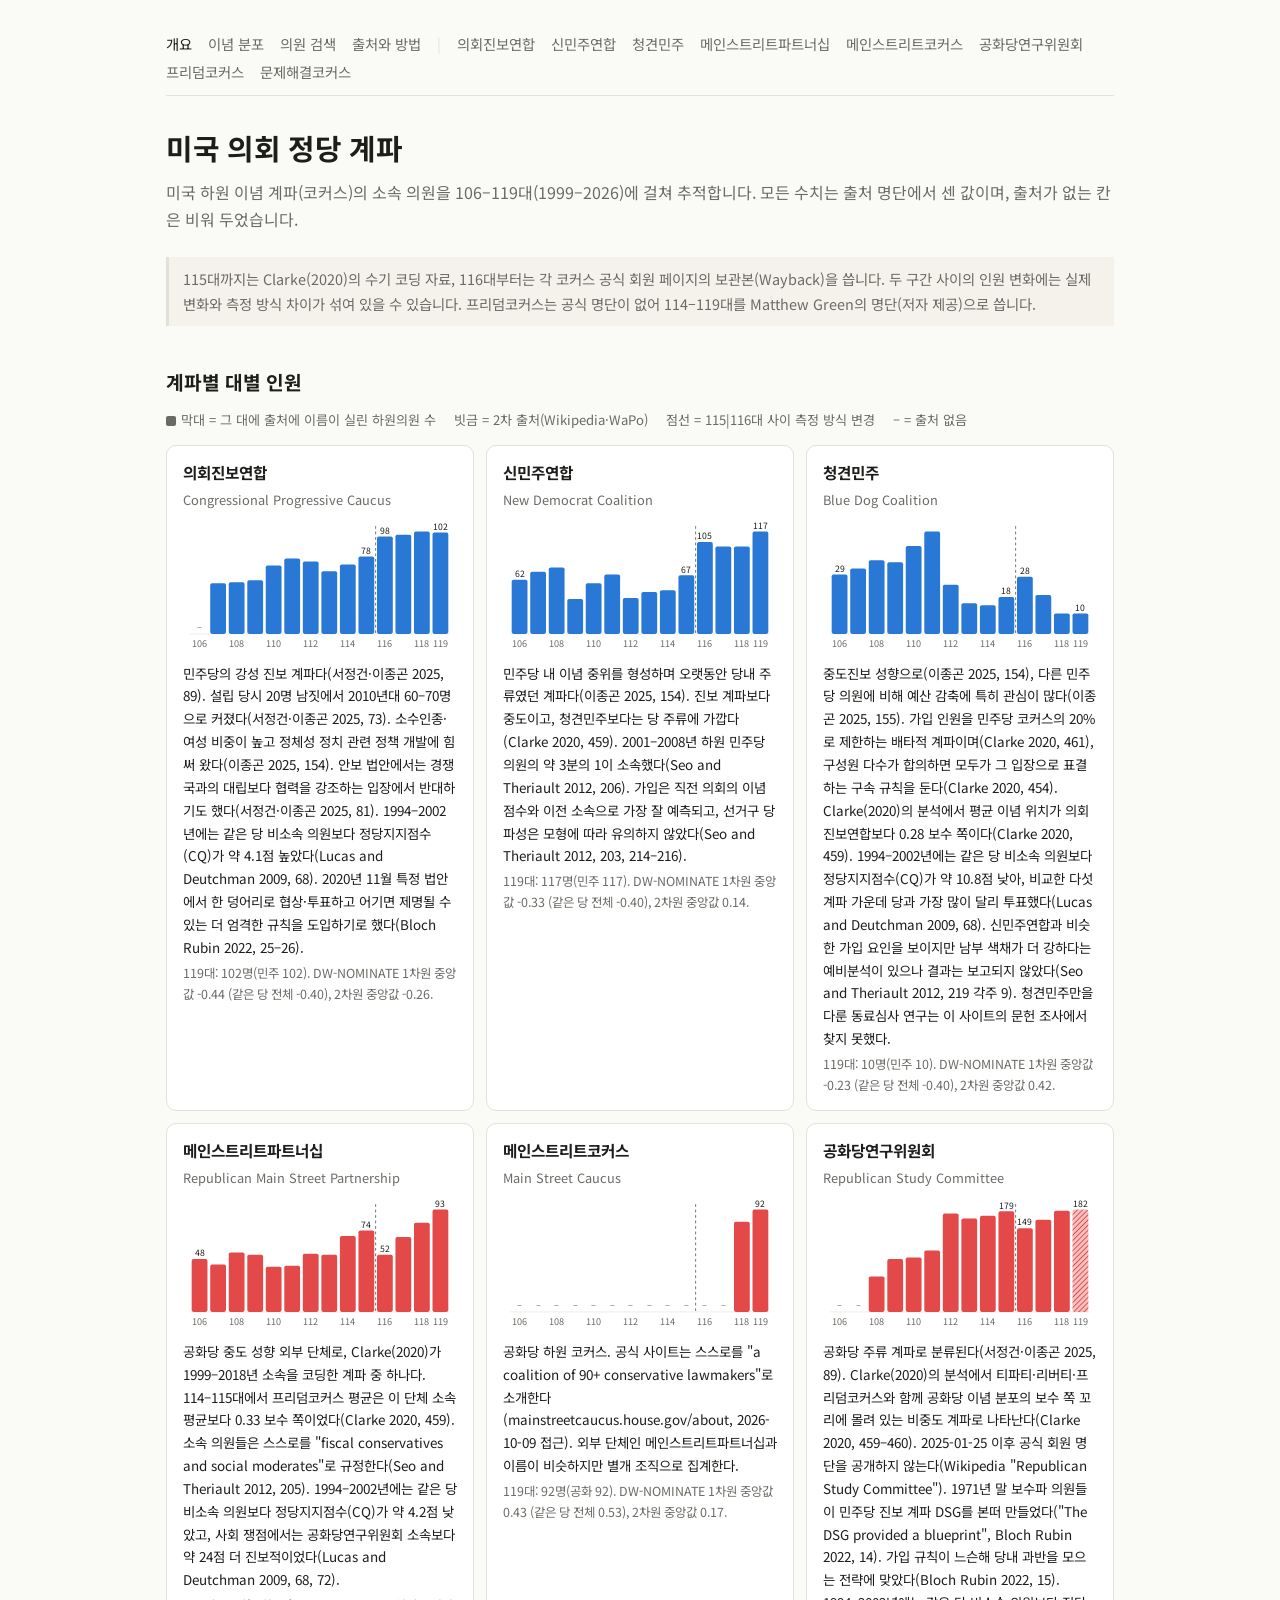
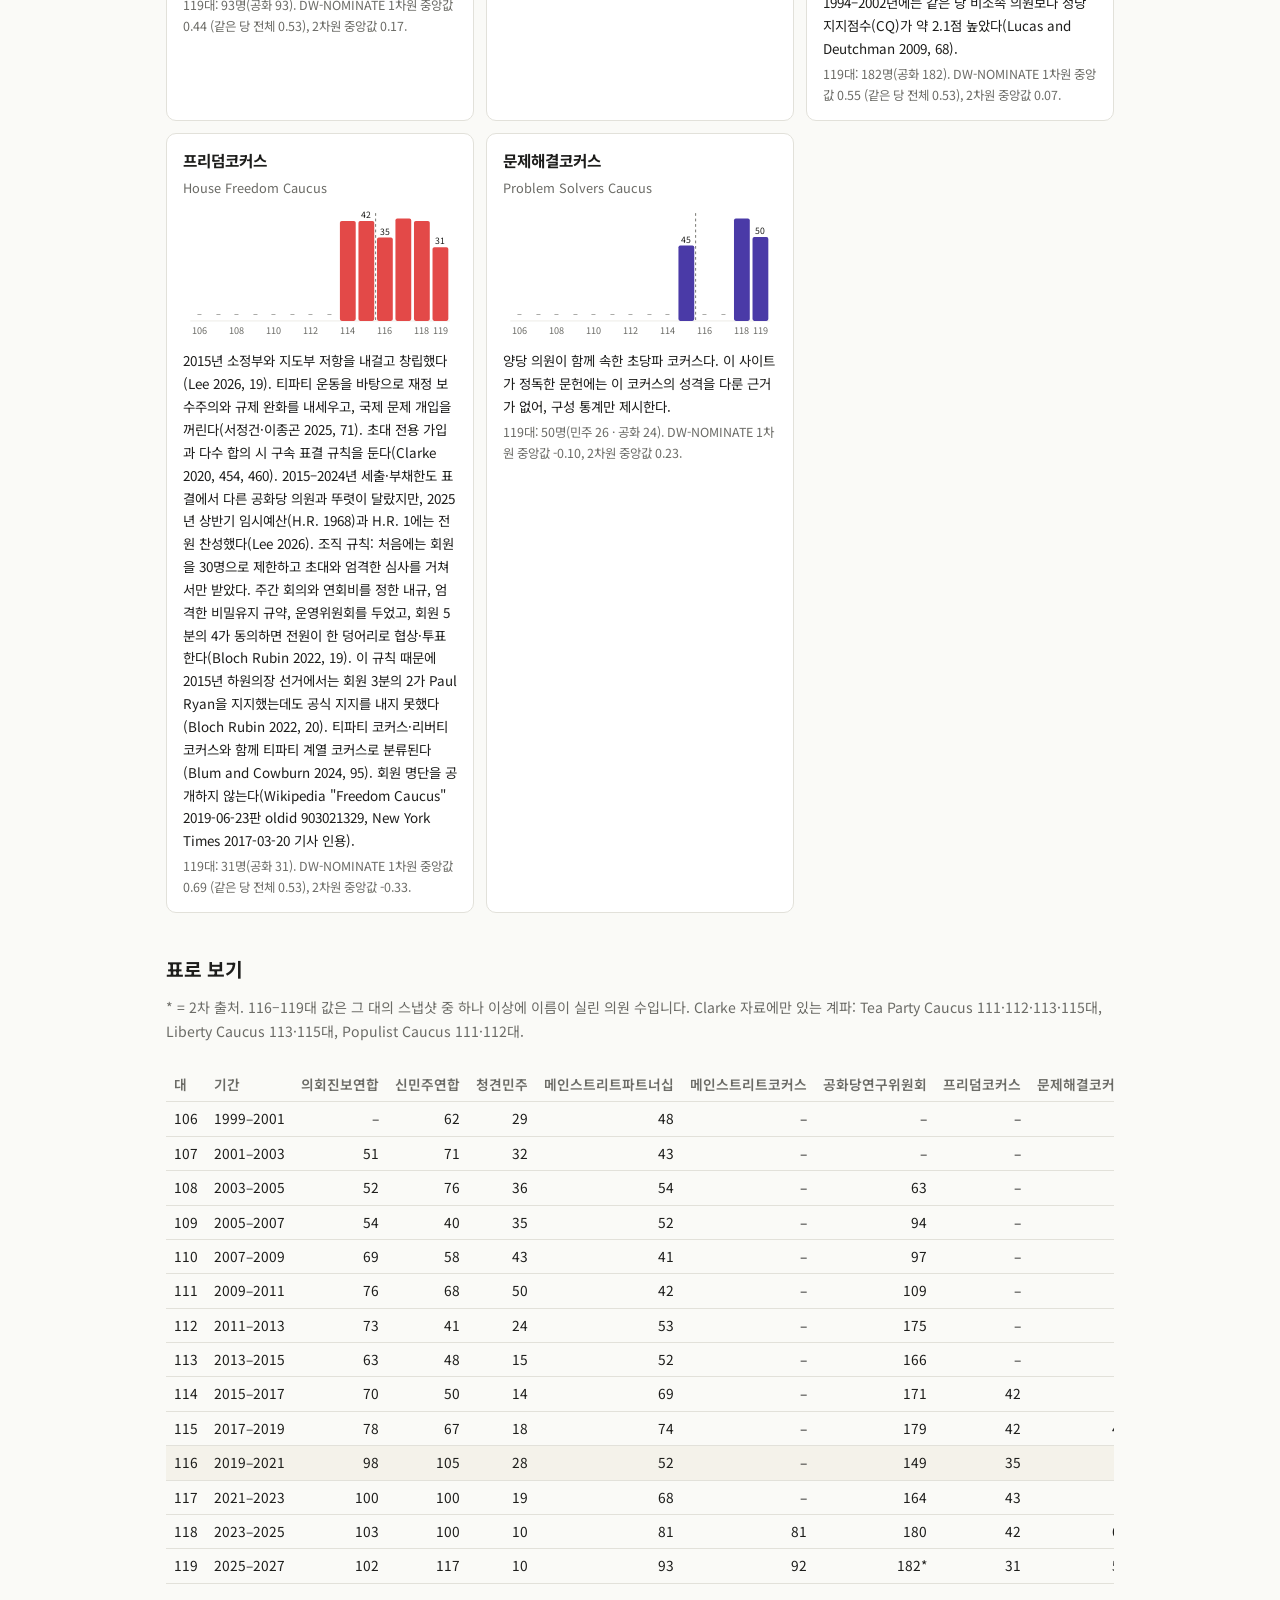
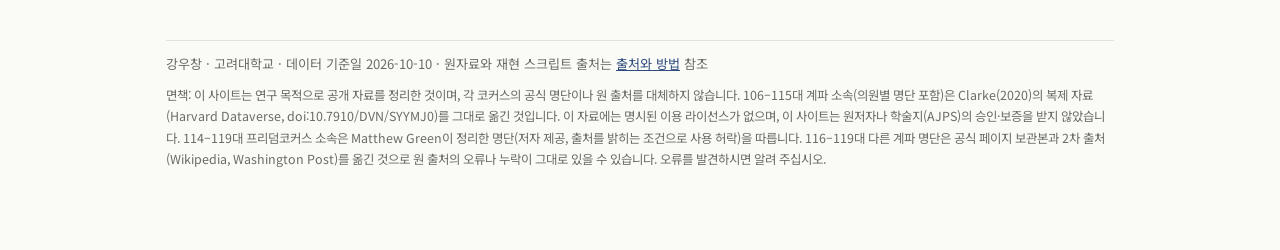
<file: index.html>
<!doctype html>
<html lang="ko"><head><meta charset="utf-8"><meta name="viewport" content="width=device-width, initial-scale=1">
<title>미국 의회 정당 계파</title><meta name="description" content="미국 하원 이념 계파의 106–119대 소속 의원 추적">
<link rel="preconnect" href="https://fonts.googleapis.com">
<link rel="stylesheet" href="https://fonts.googleapis.com/css2?family=Noto+Sans+KR:wght@400;600;700&display=swap">
<link rel="stylesheet" href="assets/site.css?v=86cd058b"></head>
<body><main>
<nav class="top"><a href="index.html" class="on">개요</a> <a href="nominate.html" class="">이념 분포</a> <a href="members.html" class="">의원 검색</a> <a href="methods.html" class="">출처와 방법</a> <span style="color:var(--line)">|</span> <a href="caucus-cpc.html" class="">의회진보연합</a> <a href="caucus-ndc.html" class="">신민주연합</a> <a href="caucus-bluedog.html" class="">청견민주</a> <a href="caucus-rmsp.html" class="">메인스트리트파트너십</a> <a href="caucus-mainstreet.html" class="">메인스트리트코커스</a> <a href="caucus-rsc.html" class="">공화당연구위원회</a> <a href="caucus-hfc.html" class="">프리덤코커스</a> <a href="caucus-psc.html" class="">문제해결코커스</a></nav>
<h1>미국 의회 정당 계파</h1>
<p class="lede">미국 하원 이념 계파(코커스)의 소속 의원을 106–119대(1999–2026)에 걸쳐 추적합니다. 모든 수치는 출처 명단에서 센 값이며, 출처가 없는 칸은 비워 두었습니다.</p>
<div class="note">115대까지는 Clarke(2020)의 수기 코딩 자료, 116대부터는 각 코커스 공식 회원 페이지의 보관본(Wayback)을 씁니다. 두 구간 사이의 인원 변화에는 실제 변화와 측정 방식 차이가 섞여 있을 수 있습니다. 프리덤코커스는 공식 명단이 없어 114–119대를 Matthew Green의 명단(저자 제공)으로 씁니다.</div>
<h2>계파별 대별 인원</h2><div class="legend"><span><span class="sw" style="background:var(--muted)"></span>막대 = 그 대에 출처에 이름이 실린 하원의원 수</span><span>빗금 = 2차 출처(Wikipedia·WaPo)</span><span>점선 = 115|116대 사이 측정 방식 변경</span><span>– = 출처 없음</span></div><div class="grid"><div class="card"><h3><a href="caucus-cpc.html">의회진보연합</a></h3><p class="sub">Congressional Progressive Caucus</p><svg class="bars" viewBox="0 0 300 150" role="img" aria-label="cpc 대별 인원"><defs><pattern id="hatch-cpc" width="4" height="4" patternUnits="userSpaceOnUse" patternTransform="rotate(45)"><rect width="4" height="4" fill="var(--d)" opacity="0.35"/><line x1="0" y1="0" x2="0" y2="4" stroke="var(--d)" stroke-width="2"/></pattern></defs><line class="gridline" x1="8" x2="292" y1="128" y2="128"/><line class="divider" x1="210.9" x2="210.9" y1="10" y2="128"><title>115대까지 Clarke(2020) 수기 코딩, 116대부터 공식 명단</title></line><text x="18.1" y="142" text-anchor="middle">106</text><text x="18.1" y="124" text-anchor="middle">–</text><rect class="bar" x="29.8" y="72.5" width="17.3" height="55.5" rx="2" fill="var(--d)"><title>107대 (2001–2003): 51명 · 출처: Clarke(2020) 수기 코딩</title></rect><text x="58.7" y="142" text-anchor="middle">108</text><rect class="bar" x="50.1" y="71.5" width="17.3" height="56.5" rx="2" fill="var(--d)"><title>108대 (2003–2005): 52명 · 출처: Clarke(2020) 수기 코딩</title></rect><rect class="bar" x="70.4" y="69.3" width="17.3" height="58.7" rx="2" fill="var(--d)"><title>109대 (2005–2007): 54명 · 출처: Clarke(2020) 수기 코딩</title></rect><text x="99.3" y="142" text-anchor="middle">110</text><rect class="bar" x="90.6" y="53.0" width="17.3" height="75.0" rx="2" fill="var(--d)"><title>110대 (2007–2009): 69명 · 출처: Clarke(2020) 수기 코딩</title></rect><rect class="bar" x="110.9" y="45.4" width="17.3" height="82.6" rx="2" fill="var(--d)"><title>111대 (2009–2011): 76명 · 출처: Clarke(2020) 수기 코딩</title></rect><text x="139.9" y="142" text-anchor="middle">112</text><rect class="bar" x="131.2" y="48.6" width="17.3" height="79.4" rx="2" fill="var(--d)"><title>112대 (2011–2013): 73명 · 출처: Clarke(2020) 수기 코딩</title></rect><rect class="bar" x="151.5" y="59.5" width="17.3" height="68.5" rx="2" fill="var(--d)"><title>113대 (2013–2015): 63명 · 출처: Clarke(2020) 수기 코딩</title></rect><text x="180.4" y="142" text-anchor="middle">114</text><rect class="bar" x="171.8" y="51.9" width="17.3" height="76.1" rx="2" fill="var(--d)"><title>114대 (2015–2017): 70명 · 출처: Clarke(2020) 수기 코딩</title></rect><rect class="bar" x="192.1" y="43.2" width="17.3" height="84.8" rx="2" fill="var(--d)"><title>115대 (2017–2019): 78명 · 출처: Clarke(2020) 수기 코딩</title></rect><text class="val" x="200.7" y="40.2" text-anchor="middle">78</text><text x="221.0" y="142" text-anchor="middle">116</text><rect class="bar" x="212.4" y="21.4" width="17.3" height="106.6" rx="2" fill="var(--d)"><title>116대 (2019–2021): 98명 · 출처: 공식 명단(Wayback 보관본)</title></rect><text class="val" x="221.0" y="18.4" text-anchor="middle">98</text><rect class="bar" x="232.6" y="19.3" width="17.3" height="108.7" rx="2" fill="var(--d)"><title>117대 (2021–2023): 100명 · 출처: 공식 명단(Wayback 보관본)</title></rect><text x="261.6" y="142" text-anchor="middle">118</text><rect class="bar" x="252.9" y="16.0" width="17.3" height="112.0" rx="2" fill="var(--d)"><title>118대 (2023–2025): 103명 · 출처: 공식 명단(Wayback 보관본)</title></rect><text x="281.9" y="142" text-anchor="middle">119</text><rect class="bar" x="273.2" y="17.1" width="17.3" height="110.9" rx="2" fill="var(--d)"><title>119대 (2025–2027): 102명 · 출처: 공식 명단(현재본), 공식 명단(Wayback 보관본)</title></rect><text class="val" x="281.9" y="14.1" text-anchor="middle">102</text></svg><p style="font-size:0.84rem;margin:8px 0 4px">민주당의 강성 진보 계파다(서정건·이종곤 2025, 89). 설립 당시 20명 남짓에서 2010년대 60–70명으로 커졌다(서정건·이종곤 2025, 73). 소수인종·여성 비중이 높고 정체성 정치 관련 정책 개발에 힘써 왔다(이종곤 2025, 154). 안보 법안에서는 경쟁국과의 대립보다 협력을 강조하는 입장에서 반대하기도 했다(서정건·이종곤 2025, 81). 1994–2002년에는 같은 당 비소속 의원보다 정당지지점수(CQ)가 약 4.1점 높았다(Lucas and Deutchman 2009, 68). 2020년 11월 특정 법안에서 한 덩어리로 협상·투표하고 어기면 제명될 수 있는 더 엄격한 규칙을 도입하기로 했다(Bloch Rubin 2022, 25–26).</p><p style="font-size:0.78rem;color:var(--muted);margin:0">119대: 102명(민주 102). DW-NOMINATE 1차원 중앙값 -0.44 (같은 당 전체 -0.40), 2차원 중앙값 -0.26.</p></div><div class="card"><h3><a href="caucus-ndc.html">신민주연합</a></h3><p class="sub">New Democrat Coalition</p><svg class="bars" viewBox="0 0 300 150" role="img" aria-label="ndc 대별 인원"><defs><pattern id="hatch-ndc" width="4" height="4" patternUnits="userSpaceOnUse" patternTransform="rotate(45)"><rect width="4" height="4" fill="var(--d)" opacity="0.35"/><line x1="0" y1="0" x2="0" y2="4" stroke="var(--d)" stroke-width="2"/></pattern></defs><line class="gridline" x1="8" x2="292" y1="128" y2="128"/><line class="divider" x1="210.9" x2="210.9" y1="10" y2="128"><title>115대까지 Clarke(2020) 수기 코딩, 116대부터 공식 명단</title></line><text x="18.1" y="142" text-anchor="middle">106</text><rect class="bar" x="9.5" y="68.6" width="17.3" height="59.4" rx="2" fill="var(--d)"><title>106대 (1999–2001): 62명 · 출처: Clarke(2020) 수기 코딩</title></rect><text class="val" x="18.1" y="65.6" text-anchor="middle">62</text><rect class="bar" x="29.8" y="60.0" width="17.3" height="68.0" rx="2" fill="var(--d)"><title>107대 (2001–2003): 71명 · 출처: Clarke(2020) 수기 코딩</title></rect><text x="58.7" y="142" text-anchor="middle">108</text><rect class="bar" x="50.1" y="55.2" width="17.3" height="72.8" rx="2" fill="var(--d)"><title>108대 (2003–2005): 76명 · 출처: Clarke(2020) 수기 코딩</title></rect><rect class="bar" x="70.4" y="89.7" width="17.3" height="38.3" rx="2" fill="var(--d)"><title>109대 (2005–2007): 40명 · 출처: Clarke(2020) 수기 코딩</title></rect><text x="99.3" y="142" text-anchor="middle">110</text><rect class="bar" x="90.6" y="72.5" width="17.3" height="55.5" rx="2" fill="var(--d)"><title>110대 (2007–2009): 58명 · 출처: Clarke(2020) 수기 코딩</title></rect><rect class="bar" x="110.9" y="62.9" width="17.3" height="65.1" rx="2" fill="var(--d)"><title>111대 (2009–2011): 68명 · 출처: Clarke(2020) 수기 코딩</title></rect><text x="139.9" y="142" text-anchor="middle">112</text><rect class="bar" x="131.2" y="88.8" width="17.3" height="39.2" rx="2" fill="var(--d)"><title>112대 (2011–2013): 41명 · 출처: Clarke(2020) 수기 코딩</title></rect><rect class="bar" x="151.5" y="82.1" width="17.3" height="45.9" rx="2" fill="var(--d)"><title>113대 (2013–2015): 48명 · 출처: Clarke(2020) 수기 코딩</title></rect><text x="180.4" y="142" text-anchor="middle">114</text><rect class="bar" x="171.8" y="80.1" width="17.3" height="47.9" rx="2" fill="var(--d)"><title>114대 (2015–2017): 50명 · 출처: Clarke(2020) 수기 코딩</title></rect><rect class="bar" x="192.1" y="63.9" width="17.3" height="64.1" rx="2" fill="var(--d)"><title>115대 (2017–2019): 67명 · 출처: Clarke(2020) 수기 코딩</title></rect><text class="val" x="200.7" y="60.9" text-anchor="middle">67</text><text x="221.0" y="142" text-anchor="middle">116</text><rect class="bar" x="212.4" y="27.5" width="17.3" height="100.5" rx="2" fill="var(--d)"><title>116대 (2019–2021): 105명 · 출처: 공식 명단(Wayback 보관본)</title></rect><text class="val" x="221.0" y="24.5" text-anchor="middle">105</text><rect class="bar" x="232.6" y="32.3" width="17.3" height="95.7" rx="2" fill="var(--d)"><title>117대 (2021–2023): 100명 · 출처: 공식 명단(Wayback 보관본)</title></rect><text x="261.6" y="142" text-anchor="middle">118</text><rect class="bar" x="252.9" y="32.3" width="17.3" height="95.7" rx="2" fill="var(--d)"><title>118대 (2023–2025): 100명 · 출처: 공식 명단(Wayback 보관본)</title></rect><text x="281.9" y="142" text-anchor="middle">119</text><rect class="bar" x="273.2" y="16.0" width="17.3" height="112.0" rx="2" fill="var(--d)"><title>119대 (2025–2027): 117명 · 출처: 공식 명단(현재본), 공식 명단(Wayback 보관본)</title></rect><text class="val" x="281.9" y="13.0" text-anchor="middle">117</text></svg><p style="font-size:0.84rem;margin:8px 0 4px">민주당 내 이념 중위를 형성하며 오랫동안 당내 주류였던 계파다(이종곤 2025, 154). 진보 계파보다 중도이고, 청견민주보다는 당 주류에 가깝다(Clarke 2020, 459). 2001–2008년 하원 민주당 의원의 약 3분의 1이 소속했다(Seo and Theriault 2012, 206). 가입은 직전 의회의 이념 점수와 이전 소속으로 가장 잘 예측되고, 선거구 당파성은 모형에 따라 유의하지 않았다(Seo and Theriault 2012, 203, 214–216).</p><p style="font-size:0.78rem;color:var(--muted);margin:0">119대: 117명(민주 117). DW-NOMINATE 1차원 중앙값 -0.33 (같은 당 전체 -0.40), 2차원 중앙값 0.14.</p></div><div class="card"><h3><a href="caucus-bluedog.html">청견민주</a></h3><p class="sub">Blue Dog Coalition</p><svg class="bars" viewBox="0 0 300 150" role="img" aria-label="bluedog 대별 인원"><defs><pattern id="hatch-bluedog" width="4" height="4" patternUnits="userSpaceOnUse" patternTransform="rotate(45)"><rect width="4" height="4" fill="var(--d)" opacity="0.35"/><line x1="0" y1="0" x2="0" y2="4" stroke="var(--d)" stroke-width="2"/></pattern></defs><line class="gridline" x1="8" x2="292" y1="128" y2="128"/><line class="divider" x1="210.9" x2="210.9" y1="10" y2="128"><title>115대까지 Clarke(2020) 수기 코딩, 116대부터 공식 명단</title></line><text x="18.1" y="142" text-anchor="middle">106</text><rect class="bar" x="9.5" y="63.0" width="17.3" height="65.0" rx="2" fill="var(--d)"><title>106대 (1999–2001): 29명 · 출처: Clarke(2020) 수기 코딩</title></rect><text class="val" x="18.1" y="60.0" text-anchor="middle">29</text><rect class="bar" x="29.8" y="56.3" width="17.3" height="71.7" rx="2" fill="var(--d)"><title>107대 (2001–2003): 32명 · 출처: Clarke(2020) 수기 코딩</title></rect><text x="58.7" y="142" text-anchor="middle">108</text><rect class="bar" x="50.1" y="47.4" width="17.3" height="80.6" rx="2" fill="var(--d)"><title>108대 (2003–2005): 36명 · 출처: Clarke(2020) 수기 코딩</title></rect><rect class="bar" x="70.4" y="49.6" width="17.3" height="78.4" rx="2" fill="var(--d)"><title>109대 (2005–2007): 35명 · 출처: Clarke(2020) 수기 코딩</title></rect><text x="99.3" y="142" text-anchor="middle">110</text><rect class="bar" x="90.6" y="31.7" width="17.3" height="96.3" rx="2" fill="var(--d)"><title>110대 (2007–2009): 43명 · 출처: Clarke(2020) 수기 코딩</title></rect><rect class="bar" x="110.9" y="16.0" width="17.3" height="112.0" rx="2" fill="var(--d)"><title>111대 (2009–2011): 50명 · 출처: Clarke(2020) 수기 코딩</title></rect><text x="139.9" y="142" text-anchor="middle">112</text><rect class="bar" x="131.2" y="74.2" width="17.3" height="53.8" rx="2" fill="var(--d)"><title>112대 (2011–2013): 24명 · 출처: Clarke(2020) 수기 코딩</title></rect><rect class="bar" x="151.5" y="94.4" width="17.3" height="33.6" rx="2" fill="var(--d)"><title>113대 (2013–2015): 15명 · 출처: Clarke(2020) 수기 코딩</title></rect><text x="180.4" y="142" text-anchor="middle">114</text><rect class="bar" x="171.8" y="96.6" width="17.3" height="31.4" rx="2" fill="var(--d)"><title>114대 (2015–2017): 14명 · 출처: Clarke(2020) 수기 코딩</title></rect><rect class="bar" x="192.1" y="87.7" width="17.3" height="40.3" rx="2" fill="var(--d)"><title>115대 (2017–2019): 18명 · 출처: Clarke(2020) 수기 코딩</title></rect><text class="val" x="200.7" y="84.7" text-anchor="middle">18</text><text x="221.0" y="142" text-anchor="middle">116</text><rect class="bar" x="212.4" y="65.3" width="17.3" height="62.7" rx="2" fill="var(--d)"><title>116대 (2019–2021): 28명 · 출처: 공식 명단(Wayback 보관본)</title></rect><text class="val" x="221.0" y="62.3" text-anchor="middle">28</text><rect class="bar" x="232.6" y="85.4" width="17.3" height="42.6" rx="2" fill="var(--d)"><title>117대 (2021–2023): 19명 · 출처: 공식 명단(Wayback 보관본)</title></rect><text x="261.6" y="142" text-anchor="middle">118</text><rect class="bar" x="252.9" y="105.6" width="17.3" height="22.4" rx="2" fill="var(--d)"><title>118대 (2023–2025): 10명 · 출처: 공식 명단(Wayback 보관본)</title></rect><text x="281.9" y="142" text-anchor="middle">119</text><rect class="bar" x="273.2" y="105.6" width="17.3" height="22.4" rx="2" fill="var(--d)"><title>119대 (2025–2027): 10명 · 출처: 공식 명단(현재본), 공식 명단(Wayback 보관본)</title></rect><text class="val" x="281.9" y="102.6" text-anchor="middle">10</text></svg><p style="font-size:0.84rem;margin:8px 0 4px">중도진보 성향으로(이종곤 2025, 154), 다른 민주당 의원에 비해 예산 감축에 특히 관심이 많다(이종곤 2025, 155). 가입 인원을 민주당 코커스의 20%로 제한하는 배타적 계파이며(Clarke 2020, 461), 구성원 다수가 합의하면 모두가 그 입장으로 표결하는 구속 규칙을 둔다(Clarke 2020, 454). Clarke(2020)의 분석에서 평균 이념 위치가 의회진보연합보다 0.28 보수 쪽이다(Clarke 2020, 459). 1994–2002년에는 같은 당 비소속 의원보다 정당지지점수(CQ)가 약 10.8점 낮아, 비교한 다섯 계파 가운데 당과 가장 많이 달리 투표했다(Lucas and Deutchman 2009, 68). 신민주연합과 비슷한 가입 요인을 보이지만 남부 색채가 더 강하다는 예비분석이 있으나 결과는 보고되지 않았다(Seo and Theriault 2012, 219 각주 9). 청견민주만을 다룬 동료심사 연구는 이 사이트의 문헌 조사에서 찾지 못했다.</p><p style="font-size:0.78rem;color:var(--muted);margin:0">119대: 10명(민주 10). DW-NOMINATE 1차원 중앙값 -0.23 (같은 당 전체 -0.40), 2차원 중앙값 0.42.</p></div><div class="card"><h3><a href="caucus-rmsp.html">메인스트리트파트너십</a></h3><p class="sub">Republican Main Street Partnership</p><svg class="bars" viewBox="0 0 300 150" role="img" aria-label="rmsp 대별 인원"><defs><pattern id="hatch-rmsp" width="4" height="4" patternUnits="userSpaceOnUse" patternTransform="rotate(45)"><rect width="4" height="4" fill="var(--r)" opacity="0.35"/><line x1="0" y1="0" x2="0" y2="4" stroke="var(--r)" stroke-width="2"/></pattern></defs><line class="gridline" x1="8" x2="292" y1="128" y2="128"/><line class="divider" x1="210.9" x2="210.9" y1="10" y2="128"><title>115대까지 Clarke(2020) 수기 코딩, 116대부터 공식 명단</title></line><text x="18.1" y="142" text-anchor="middle">106</text><rect class="bar" x="9.5" y="70.2" width="17.3" height="57.8" rx="2" fill="var(--r)"><title>106대 (1999–2001): 48명 · 출처: Clarke(2020) 수기 코딩</title></rect><text class="val" x="18.1" y="67.2" text-anchor="middle">48</text><rect class="bar" x="29.8" y="76.2" width="17.3" height="51.8" rx="2" fill="var(--r)"><title>107대 (2001–2003): 43명 · 출처: Clarke(2020) 수기 코딩</title></rect><text x="58.7" y="142" text-anchor="middle">108</text><rect class="bar" x="50.1" y="63.0" width="17.3" height="65.0" rx="2" fill="var(--r)"><title>108대 (2003–2005): 54명 · 출처: Clarke(2020) 수기 코딩</title></rect><rect class="bar" x="70.4" y="65.4" width="17.3" height="62.6" rx="2" fill="var(--r)"><title>109대 (2005–2007): 52명 · 출처: Clarke(2020) 수기 코딩</title></rect><text x="99.3" y="142" text-anchor="middle">110</text><rect class="bar" x="90.6" y="78.6" width="17.3" height="49.4" rx="2" fill="var(--r)"><title>110대 (2007–2009): 41명 · 출처: Clarke(2020) 수기 코딩</title></rect><rect class="bar" x="110.9" y="77.4" width="17.3" height="50.6" rx="2" fill="var(--r)"><title>111대 (2009–2011): 42명 · 출처: Clarke(2020) 수기 코딩</title></rect><text x="139.9" y="142" text-anchor="middle">112</text><rect class="bar" x="131.2" y="64.2" width="17.3" height="63.8" rx="2" fill="var(--r)"><title>112대 (2011–2013): 53명 · 출처: Clarke(2020) 수기 코딩</title></rect><rect class="bar" x="151.5" y="65.4" width="17.3" height="62.6" rx="2" fill="var(--r)"><title>113대 (2013–2015): 52명 · 출처: Clarke(2020) 수기 코딩</title></rect><text x="180.4" y="142" text-anchor="middle">114</text><rect class="bar" x="171.8" y="44.9" width="17.3" height="83.1" rx="2" fill="var(--r)"><title>114대 (2015–2017): 69명 · 출처: Clarke(2020) 수기 코딩</title></rect><rect class="bar" x="192.1" y="38.9" width="17.3" height="89.1" rx="2" fill="var(--r)"><title>115대 (2017–2019): 74명 · 출처: Clarke(2020) 수기 코딩</title></rect><text class="val" x="200.7" y="35.9" text-anchor="middle">74</text><text x="221.0" y="142" text-anchor="middle">116</text><rect class="bar" x="212.4" y="65.4" width="17.3" height="62.6" rx="2" fill="var(--r)"><title>116대 (2019–2021): 52명 · 출처: 공식 명단(Wayback 보관본)</title></rect><text class="val" x="221.0" y="62.4" text-anchor="middle">52</text><rect class="bar" x="232.6" y="46.1" width="17.3" height="81.9" rx="2" fill="var(--r)"><title>117대 (2021–2023): 68명 · 출처: 공식 명단(Wayback 보관본)</title></rect><text x="261.6" y="142" text-anchor="middle">118</text><rect class="bar" x="252.9" y="30.5" width="17.3" height="97.5" rx="2" fill="var(--r)"><title>118대 (2023–2025): 81명 · 출처: 공식 명단(Wayback 보관본)</title></rect><text x="281.9" y="142" text-anchor="middle">119</text><rect class="bar" x="273.2" y="16.0" width="17.3" height="112.0" rx="2" fill="var(--r)"><title>119대 (2025–2027): 93명 · 출처: 공식 명단(Wayback 보관본)</title></rect><text class="val" x="281.9" y="13.0" text-anchor="middle">93</text></svg><p style="font-size:0.84rem;margin:8px 0 4px">공화당 중도 성향 외부 단체로, Clarke(2020)가 1999–2018년 소속을 코딩한 계파 중 하나다. 114–115대에서 프리덤코커스 평균은 이 단체 소속 평균보다 0.33 보수 쪽이었다(Clarke 2020, 459). 소속 의원들은 스스로를 "fiscal conservatives and social moderates"로 규정한다(Seo and Theriault 2012, 205). 1994–2002년에는 같은 당 비소속 의원보다 정당지지점수(CQ)가 약 4.2점 낮았고, 사회 쟁점에서는 공화당연구위원회 소속보다 약 24점 더 진보적이었다(Lucas and Deutchman 2009, 68, 72).</p><p style="font-size:0.78rem;color:var(--muted);margin:0">119대: 93명(공화 93). DW-NOMINATE 1차원 중앙값 0.44 (같은 당 전체 0.53), 2차원 중앙값 0.17.</p></div><div class="card"><h3><a href="caucus-mainstreet.html">메인스트리트코커스</a></h3><p class="sub">Main Street Caucus</p><svg class="bars" viewBox="0 0 300 150" role="img" aria-label="mainstreet 대별 인원"><defs><pattern id="hatch-mainstreet" width="4" height="4" patternUnits="userSpaceOnUse" patternTransform="rotate(45)"><rect width="4" height="4" fill="var(--r)" opacity="0.35"/><line x1="0" y1="0" x2="0" y2="4" stroke="var(--r)" stroke-width="2"/></pattern></defs><line class="gridline" x1="8" x2="292" y1="128" y2="128"/><line class="divider" x1="210.9" x2="210.9" y1="10" y2="128"><title>115대까지 Clarke(2020) 수기 코딩, 116대부터 공식 명단</title></line><text x="18.1" y="142" text-anchor="middle">106</text><text x="18.1" y="124" text-anchor="middle">–</text><text x="38.4" y="124" text-anchor="middle">–</text><text x="58.7" y="142" text-anchor="middle">108</text><text x="58.7" y="124" text-anchor="middle">–</text><text x="79.0" y="124" text-anchor="middle">–</text><text x="99.3" y="142" text-anchor="middle">110</text><text x="99.3" y="124" text-anchor="middle">–</text><text x="119.6" y="124" text-anchor="middle">–</text><text x="139.9" y="142" text-anchor="middle">112</text><text x="139.9" y="124" text-anchor="middle">–</text><text x="160.1" y="124" text-anchor="middle">–</text><text x="180.4" y="142" text-anchor="middle">114</text><text x="180.4" y="124" text-anchor="middle">–</text><text x="200.7" y="124" text-anchor="middle">–</text><text x="221.0" y="142" text-anchor="middle">116</text><text x="221.0" y="124" text-anchor="middle">–</text><text x="241.3" y="124" text-anchor="middle">–</text><text x="261.6" y="142" text-anchor="middle">118</text><rect class="bar" x="252.9" y="29.4" width="17.3" height="98.6" rx="2" fill="var(--r)"><title>118대 (2023–2025): 81명 · 출처: 공식 명단(Wayback 보관본)</title></rect><text x="281.9" y="142" text-anchor="middle">119</text><rect class="bar" x="273.2" y="16.0" width="17.3" height="112.0" rx="2" fill="var(--r)"><title>119대 (2025–2027): 92명 · 출처: 공식 명단(현재본), 공식 명단(Wayback 보관본)</title></rect><text class="val" x="281.9" y="13.0" text-anchor="middle">92</text></svg><p style="font-size:0.84rem;margin:8px 0 4px">공화당 하원 코커스. 공식 사이트는 스스로를 "a coalition of 90+ conservative lawmakers"로 소개한다(mainstreetcaucus.house.gov/about, 2026-10-09 접근). 외부 단체인 메인스트리트파트너십과 이름이 비슷하지만 별개 조직으로 집계한다.</p><p style="font-size:0.78rem;color:var(--muted);margin:0">119대: 92명(공화 92). DW-NOMINATE 1차원 중앙값 0.43 (같은 당 전체 0.53), 2차원 중앙값 0.17.</p></div><div class="card"><h3><a href="caucus-rsc.html">공화당연구위원회</a></h3><p class="sub">Republican Study Committee</p><svg class="bars" viewBox="0 0 300 150" role="img" aria-label="rsc 대별 인원"><defs><pattern id="hatch-rsc" width="4" height="4" patternUnits="userSpaceOnUse" patternTransform="rotate(45)"><rect width="4" height="4" fill="var(--r)" opacity="0.35"/><line x1="0" y1="0" x2="0" y2="4" stroke="var(--r)" stroke-width="2"/></pattern></defs><line class="gridline" x1="8" x2="292" y1="128" y2="128"/><line class="divider" x1="210.9" x2="210.9" y1="10" y2="128"><title>115대까지 Clarke(2020) 수기 코딩, 116대부터 공식 명단</title></line><text x="18.1" y="142" text-anchor="middle">106</text><text x="18.1" y="124" text-anchor="middle">–</text><text x="38.4" y="124" text-anchor="middle">–</text><text x="58.7" y="142" text-anchor="middle">108</text><rect class="bar" x="50.1" y="89.2" width="17.3" height="38.8" rx="2" fill="var(--r)"><title>108대 (2003–2005): 63명 · 출처: Clarke(2020) 수기 코딩</title></rect><rect class="bar" x="70.4" y="70.2" width="17.3" height="57.8" rx="2" fill="var(--r)"><title>109대 (2005–2007): 94명 · 출처: Clarke(2020) 수기 코딩</title></rect><text x="99.3" y="142" text-anchor="middle">110</text><rect class="bar" x="90.6" y="68.3" width="17.3" height="59.7" rx="2" fill="var(--r)"><title>110대 (2007–2009): 97명 · 출처: Clarke(2020) 수기 코딩</title></rect><rect class="bar" x="110.9" y="60.9" width="17.3" height="67.1" rx="2" fill="var(--r)"><title>111대 (2009–2011): 109명 · 출처: Clarke(2020) 수기 코딩</title></rect><text x="139.9" y="142" text-anchor="middle">112</text><rect class="bar" x="131.2" y="20.3" width="17.3" height="107.7" rx="2" fill="var(--r)"><title>112대 (2011–2013): 175명 · 출처: Clarke(2020) 수기 코딩</title></rect><rect class="bar" x="151.5" y="25.8" width="17.3" height="102.2" rx="2" fill="var(--r)"><title>113대 (2013–2015): 166명 · 출처: Clarke(2020) 수기 코딩</title></rect><text x="180.4" y="142" text-anchor="middle">114</text><rect class="bar" x="171.8" y="22.8" width="17.3" height="105.2" rx="2" fill="var(--r)"><title>114대 (2015–2017): 171명 · 출처: Clarke(2020) 수기 코딩</title></rect><rect class="bar" x="192.1" y="17.8" width="17.3" height="110.2" rx="2" fill="var(--r)"><title>115대 (2017–2019): 179명 · 출처: Clarke(2020) 수기 코딩</title></rect><text class="val" x="200.7" y="14.8" text-anchor="middle">179</text><text x="221.0" y="142" text-anchor="middle">116</text><rect class="bar" x="212.4" y="36.3" width="17.3" height="91.7" rx="2" fill="var(--r)"><title>116대 (2019–2021): 149명 · 출처: 공식 명단(Wayback 보관본)</title></rect><text class="val" x="221.0" y="33.3" text-anchor="middle">149</text><rect class="bar" x="232.6" y="27.1" width="17.3" height="100.9" rx="2" fill="var(--r)"><title>117대 (2021–2023): 164명 · 출처: 공식 명단(Wayback 보관본)</title></rect><text x="261.6" y="142" text-anchor="middle">118</text><rect class="bar" x="252.9" y="17.2" width="17.3" height="110.8" rx="2" fill="var(--r)"><title>118대 (2023–2025): 180명 · 출처: 공식 명단(Wayback 보관본)</title></rect><text x="281.9" y="142" text-anchor="middle">119</text><rect class="bar" x="273.2" y="16.0" width="17.3" height="112.0" rx="2" fill="url(#hatch-rsc)"><title>119대 (2025–2027): 182명 · 출처: WaPo(2차)</title></rect><text class="val" x="281.9" y="13.0" text-anchor="middle">182</text></svg><p style="font-size:0.84rem;margin:8px 0 4px">공화당 주류 계파로 분류된다(서정건·이종곤 2025, 89). Clarke(2020)의 분석에서 티파티·리버티·프리덤코커스와 함께 공화당 이념 분포의 보수 쪽 꼬리에 몰려 있는 비중도 계파로 나타난다(Clarke 2020, 459–460). 2025-01-25 이후 공식 회원 명단을 공개하지 않는다(Wikipedia "Republican Study Committee"). 1971년 말 보수파 의원들이 민주당 진보 계파 DSG를 본떠 만들었다("The DSG provided a blueprint", Bloch Rubin 2022, 14). 가입 규칙이 느슨해 당내 과반을 모으는 전략에 맞았다(Bloch Rubin 2022, 15). 1994–2002년에는 같은 당 비소속 의원보다 정당지지점수(CQ)가 약 2.1점 높았다(Lucas and Deutchman 2009, 68).</p><p style="font-size:0.78rem;color:var(--muted);margin:0">119대: 182명(공화 182). DW-NOMINATE 1차원 중앙값 0.55 (같은 당 전체 0.53), 2차원 중앙값 0.07.</p></div><div class="card"><h3><a href="caucus-hfc.html">프리덤코커스</a></h3><p class="sub">House Freedom Caucus</p><svg class="bars" viewBox="0 0 300 150" role="img" aria-label="hfc 대별 인원"><defs><pattern id="hatch-hfc" width="4" height="4" patternUnits="userSpaceOnUse" patternTransform="rotate(45)"><rect width="4" height="4" fill="var(--r)" opacity="0.35"/><line x1="0" y1="0" x2="0" y2="4" stroke="var(--r)" stroke-width="2"/></pattern></defs><line class="gridline" x1="8" x2="292" y1="128" y2="128"/><line class="divider" x1="210.9" x2="210.9" y1="10" y2="128"><title>115대까지 Clarke(2020) 수기 코딩, 116대부터 공식 명단</title></line><text x="18.1" y="142" text-anchor="middle">106</text><text x="18.1" y="124" text-anchor="middle">–</text><text x="38.4" y="124" text-anchor="middle">–</text><text x="58.7" y="142" text-anchor="middle">108</text><text x="58.7" y="124" text-anchor="middle">–</text><text x="79.0" y="124" text-anchor="middle">–</text><text x="99.3" y="142" text-anchor="middle">110</text><text x="99.3" y="124" text-anchor="middle">–</text><text x="119.6" y="124" text-anchor="middle">–</text><text x="139.9" y="142" text-anchor="middle">112</text><text x="139.9" y="124" text-anchor="middle">–</text><text x="160.1" y="124" text-anchor="middle">–</text><text x="180.4" y="142" text-anchor="middle">114</text><rect class="bar" x="171.8" y="18.6" width="17.3" height="109.4" rx="2" fill="var(--r)"><title>114대 (2015–2017): 42명 · 출처: Matthew Green 명단(저자 제공)</title></rect><rect class="bar" x="192.1" y="18.6" width="17.3" height="109.4" rx="2" fill="var(--r)"><title>115대 (2017–2019): 42명 · 출처: Matthew Green 명단(저자 제공)</title></rect><text class="val" x="200.7" y="15.6" text-anchor="middle">42</text><text x="221.0" y="142" text-anchor="middle">116</text><rect class="bar" x="212.4" y="36.8" width="17.3" height="91.2" rx="2" fill="var(--r)"><title>116대 (2019–2021): 35명 · 출처: Matthew Green 명단(저자 제공)</title></rect><text class="val" x="221.0" y="33.8" text-anchor="middle">35</text><rect class="bar" x="232.6" y="16.0" width="17.3" height="112.0" rx="2" fill="var(--r)"><title>117대 (2021–2023): 43명 · 출처: Matthew Green 명단(저자 제공)</title></rect><text x="261.6" y="142" text-anchor="middle">118</text><rect class="bar" x="252.9" y="18.6" width="17.3" height="109.4" rx="2" fill="var(--r)"><title>118대 (2023–2025): 42명 · 출처: Matthew Green 명단(저자 제공)</title></rect><text x="281.9" y="142" text-anchor="middle">119</text><rect class="bar" x="273.2" y="47.3" width="17.3" height="80.7" rx="2" fill="var(--r)"><title>119대 (2025–2027): 31명 · 출처: Matthew Green 명단(저자 제공)</title></rect><text class="val" x="281.9" y="44.3" text-anchor="middle">31</text></svg><p style="font-size:0.84rem;margin:8px 0 4px">2015년 소정부와 지도부 저항을 내걸고 창립했다(Lee 2026, 19). 티파티 운동을 바탕으로 재정 보수주의와 규제 완화를 내세우고, 국제 문제 개입을 꺼린다(서정건·이종곤 2025, 71). 초대 전용 가입과 다수 합의 시 구속 표결 규칙을 둔다(Clarke 2020, 454, 460). 2015–2024년 세출·부채한도 표결에서 다른 공화당 의원과 뚜렷이 달랐지만, 2025년 상반기 임시예산(H.R. 1968)과 H.R. 1에는 전원 찬성했다(Lee 2026). 조직 규칙: 처음에는 회원을 30명으로 제한하고 초대와 엄격한 심사를 거쳐서만 받았다. 주간 회의와 연회비를 정한 내규, 엄격한 비밀유지 규약, 운영위원회를 두었고, 회원 5분의 4가 동의하면 전원이 한 덩어리로 협상·투표한다(Bloch Rubin 2022, 19). 이 규칙 때문에 2015년 하원의장 선거에서는 회원 3분의 2가 Paul Ryan을 지지했는데도 공식 지지를 내지 못했다(Bloch Rubin 2022, 20). 티파티 코커스·리버티 코커스와 함께 티파티 계열 코커스로 분류된다(Blum and Cowburn 2024, 95). 회원 명단을 공개하지 않는다(Wikipedia "Freedom Caucus" 2019-06-23판 oldid 903021329, New York Times 2017-03-20 기사 인용).</p><p style="font-size:0.78rem;color:var(--muted);margin:0">119대: 31명(공화 31). DW-NOMINATE 1차원 중앙값 0.69 (같은 당 전체 0.53), 2차원 중앙값 -0.33.</p></div><div class="card"><h3><a href="caucus-psc.html">문제해결코커스</a></h3><p class="sub">Problem Solvers Caucus</p><svg class="bars" viewBox="0 0 300 150" role="img" aria-label="psc 대별 인원"><defs><pattern id="hatch-psc" width="4" height="4" patternUnits="userSpaceOnUse" patternTransform="rotate(45)"><rect width="4" height="4" fill="var(--b)" opacity="0.35"/><line x1="0" y1="0" x2="0" y2="4" stroke="var(--b)" stroke-width="2"/></pattern></defs><line class="gridline" x1="8" x2="292" y1="128" y2="128"/><line class="divider" x1="210.9" x2="210.9" y1="10" y2="128"><title>115대까지 Clarke(2020) 수기 코딩, 116대부터 공식 명단</title></line><text x="18.1" y="142" text-anchor="middle">106</text><text x="18.1" y="124" text-anchor="middle">–</text><text x="38.4" y="124" text-anchor="middle">–</text><text x="58.7" y="142" text-anchor="middle">108</text><text x="58.7" y="124" text-anchor="middle">–</text><text x="79.0" y="124" text-anchor="middle">–</text><text x="99.3" y="142" text-anchor="middle">110</text><text x="99.3" y="124" text-anchor="middle">–</text><text x="119.6" y="124" text-anchor="middle">–</text><text x="139.9" y="142" text-anchor="middle">112</text><text x="139.9" y="124" text-anchor="middle">–</text><text x="160.1" y="124" text-anchor="middle">–</text><text x="180.4" y="142" text-anchor="middle">114</text><text x="180.4" y="124" text-anchor="middle">–</text><rect class="bar" x="192.1" y="45.4" width="17.3" height="82.6" rx="2" fill="var(--b)"><title>115대 (2017–2019): 45명 · 출처: Clarke(2020) 수기 코딩</title></rect><text class="val" x="200.7" y="42.4" text-anchor="middle">45</text><text x="221.0" y="142" text-anchor="middle">116</text><text x="221.0" y="124" text-anchor="middle">–</text><text x="241.3" y="124" text-anchor="middle">–</text><text x="261.6" y="142" text-anchor="middle">118</text><rect class="bar" x="252.9" y="16.0" width="17.3" height="112.0" rx="2" fill="var(--b)"><title>118대 (2023–2025): 61명 · 출처: 공식 명단(Wayback 보관본)</title></rect><text x="281.9" y="142" text-anchor="middle">119</text><rect class="bar" x="273.2" y="36.2" width="17.3" height="91.8" rx="2" fill="var(--b)"><title>119대 (2025–2027): 50명 · 출처: 공식 명단(현재본), 공식 명단(Wayback 보관본)</title></rect><text class="val" x="281.9" y="33.2" text-anchor="middle">50</text></svg><p style="font-size:0.84rem;margin:8px 0 4px">양당 의원이 함께 속한 초당파 코커스다. 이 사이트가 정독한 문헌에는 이 코커스의 성격을 다룬 근거가 없어, 구성 통계만 제시한다.</p><p style="font-size:0.78rem;color:var(--muted);margin:0">119대: 50명(민주 26 · 공화 24). DW-NOMINATE 1차원 중앙값 -0.10, 2차원 중앙값 0.23.</p></div></div>
<h2>표로 보기</h2>
<p class="lede" style="font-size:0.88rem">* = 2차 출처. 116–119대 값은 그 대의 스냅샷 중 하나 이상에 이름이 실린 의원 수입니다. Clarke 자료에만 있는 계파: Tea Party Caucus 111·112·113·115대, Liberty Caucus 113·115대, Populist Caucus 111·112대.</p>
<div class="table-wrap"><table><tr><th>대</th><th>기간</th><th class="num">의회진보연합</th><th class="num">신민주연합</th><th class="num">청견민주</th><th class="num">메인스트리트파트너십</th><th class="num">메인스트리트코커스</th><th class="num">공화당연구위원회</th><th class="num">프리덤코커스</th><th class="num">문제해결코커스</th></tr><tr class=""><td>106</td><td>1999–2001</td><td class="num">–</td><td class="num">62</td><td class="num">29</td><td class="num">48</td><td class="num">–</td><td class="num">–</td><td class="num">–</td><td class="num">–</td></tr><tr class=""><td>107</td><td>2001–2003</td><td class="num">51</td><td class="num">71</td><td class="num">32</td><td class="num">43</td><td class="num">–</td><td class="num">–</td><td class="num">–</td><td class="num">–</td></tr><tr class=""><td>108</td><td>2003–2005</td><td class="num">52</td><td class="num">76</td><td class="num">36</td><td class="num">54</td><td class="num">–</td><td class="num">63</td><td class="num">–</td><td class="num">–</td></tr><tr class=""><td>109</td><td>2005–2007</td><td class="num">54</td><td class="num">40</td><td class="num">35</td><td class="num">52</td><td class="num">–</td><td class="num">94</td><td class="num">–</td><td class="num">–</td></tr><tr class=""><td>110</td><td>2007–2009</td><td class="num">69</td><td class="num">58</td><td class="num">43</td><td class="num">41</td><td class="num">–</td><td class="num">97</td><td class="num">–</td><td class="num">–</td></tr><tr class=""><td>111</td><td>2009–2011</td><td class="num">76</td><td class="num">68</td><td class="num">50</td><td class="num">42</td><td class="num">–</td><td class="num">109</td><td class="num">–</td><td class="num">–</td></tr><tr class=""><td>112</td><td>2011–2013</td><td class="num">73</td><td class="num">41</td><td class="num">24</td><td class="num">53</td><td class="num">–</td><td class="num">175</td><td class="num">–</td><td class="num">–</td></tr><tr class=""><td>113</td><td>2013–2015</td><td class="num">63</td><td class="num">48</td><td class="num">15</td><td class="num">52</td><td class="num">–</td><td class="num">166</td><td class="num">–</td><td class="num">–</td></tr><tr class=""><td>114</td><td>2015–2017</td><td class="num">70</td><td class="num">50</td><td class="num">14</td><td class="num">69</td><td class="num">–</td><td class="num">171</td><td class="num">42</td><td class="num">–</td></tr><tr class=""><td>115</td><td>2017–2019</td><td class="num">78</td><td class="num">67</td><td class="num">18</td><td class="num">74</td><td class="num">–</td><td class="num">179</td><td class="num">42</td><td class="num">45</td></tr><tr class="flag"><td>116</td><td>2019–2021</td><td class="num">98</td><td class="num">105</td><td class="num">28</td><td class="num">52</td><td class="num">–</td><td class="num">149</td><td class="num">35</td><td class="num">–</td></tr><tr class=""><td>117</td><td>2021–2023</td><td class="num">100</td><td class="num">100</td><td class="num">19</td><td class="num">68</td><td class="num">–</td><td class="num">164</td><td class="num">43</td><td class="num">–</td></tr><tr class=""><td>118</td><td>2023–2025</td><td class="num">103</td><td class="num">100</td><td class="num">10</td><td class="num">81</td><td class="num">81</td><td class="num">180</td><td class="num">42</td><td class="num">61</td></tr><tr class=""><td>119</td><td>2025–2027</td><td class="num">102</td><td class="num">117</td><td class="num">10</td><td class="num">93</td><td class="num">92</td><td class="num">182*</td><td class="num">31</td><td class="num">50</td></tr></table></div>
<footer>강우창 · 고려대학교 · 데이터 기준일 2026-10-10 · 원자료와 재현 스크립트 출처는 <a href="methods.html">출처와 방법</a> 참조
<p style="margin:10px 0 0;font-size:0.78rem">면책: 이 사이트는 연구 목적으로 공개 자료를 정리한 것이며, 각 코커스의 공식 명단이나 원 출처를 대체하지 않습니다. 106–115대 계파 소속(의원별 명단 포함)은 Clarke(2020)의 복제 자료(Harvard Dataverse, doi:10.7910/DVN/SYYMJ0)를 그대로 옮긴 것입니다. 이 자료에는 명시된 이용 라이선스가 없으며, 이 사이트는 원저자나 학술지(AJPS)의 승인·보증을 받지 않았습니다. 114–119대 프리덤코커스 소속은 Matthew Green이 정리한 명단(저자 제공, 출처를 밝히는 조건으로 사용 허락)을 따릅니다. 116–119대 다른 계파 명단은 공식 페이지 보관본과 2차 출처(Wikipedia, Washington Post)를 옮긴 것으로 원 출처의 오류나 누락이 그대로 있을 수 있습니다. 오류를 발견하시면 알려 주십시오.</p></footer>
</main></body></html>
</file>
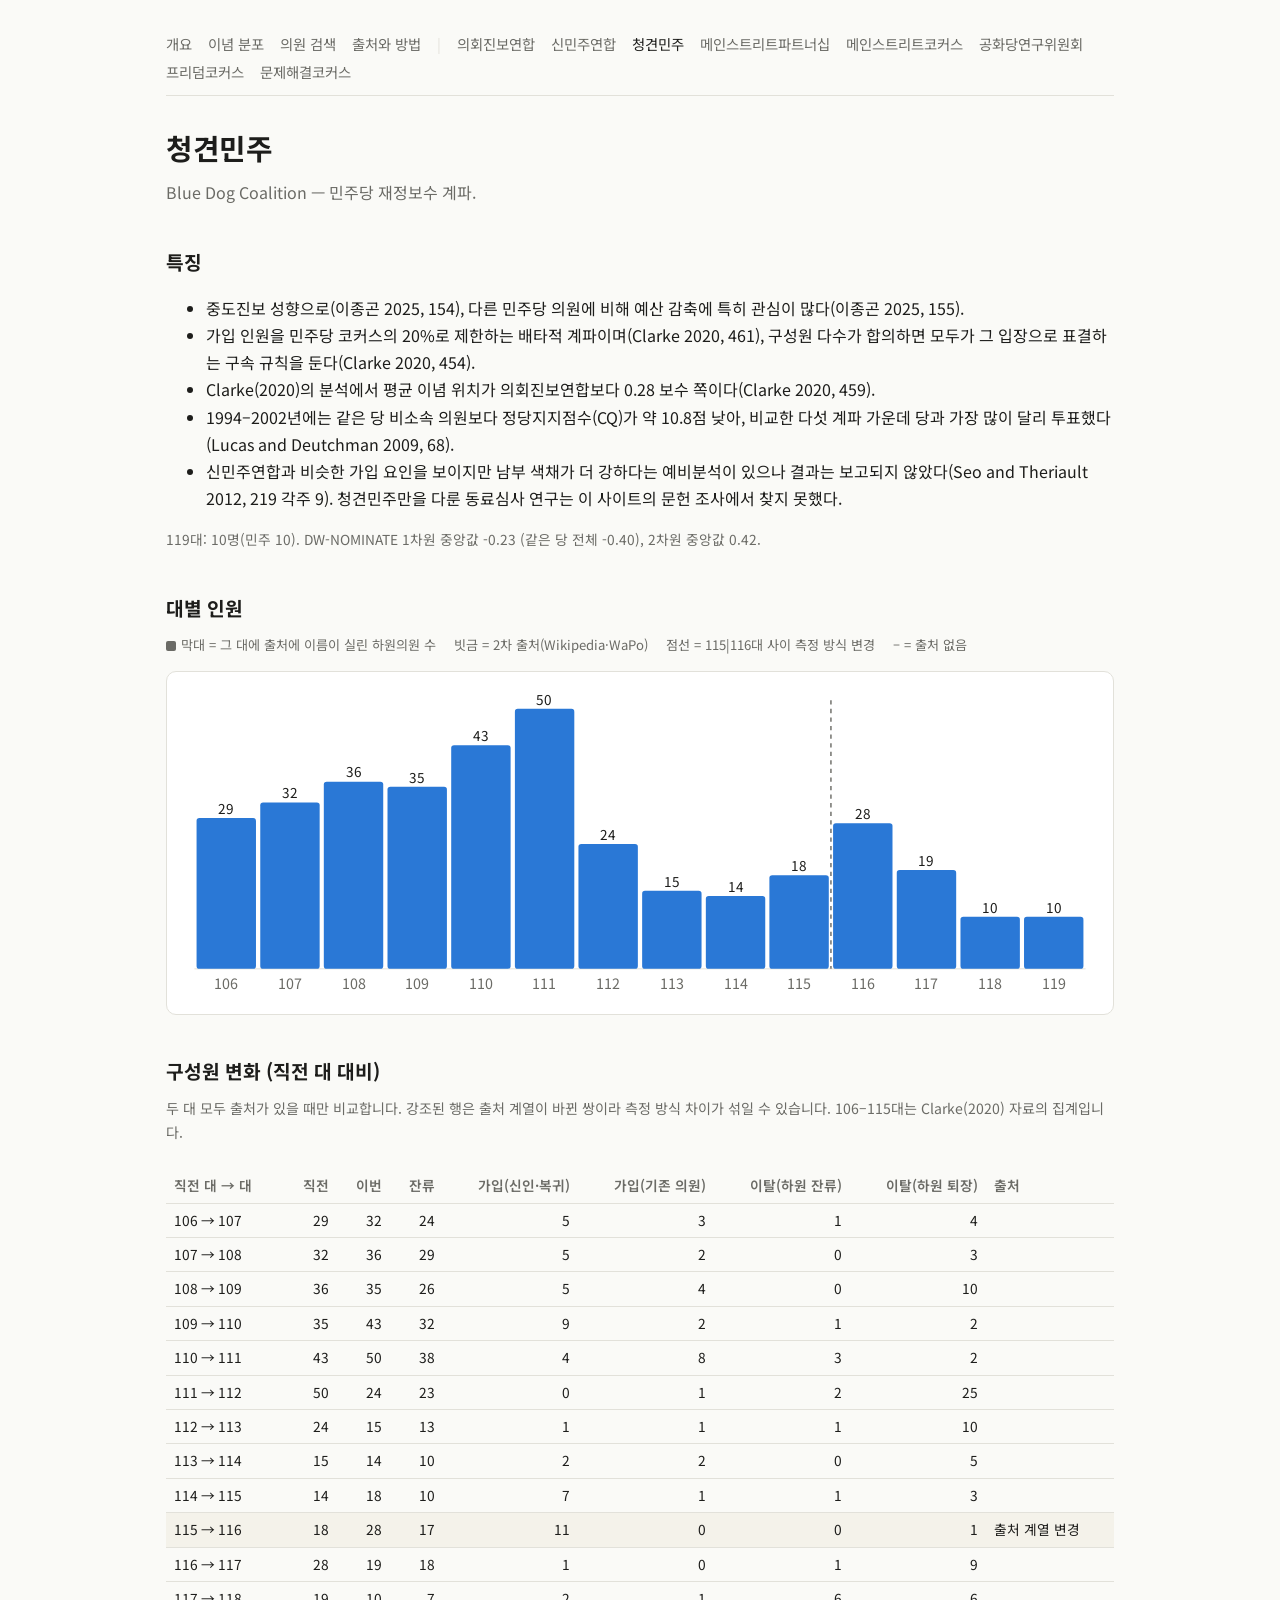
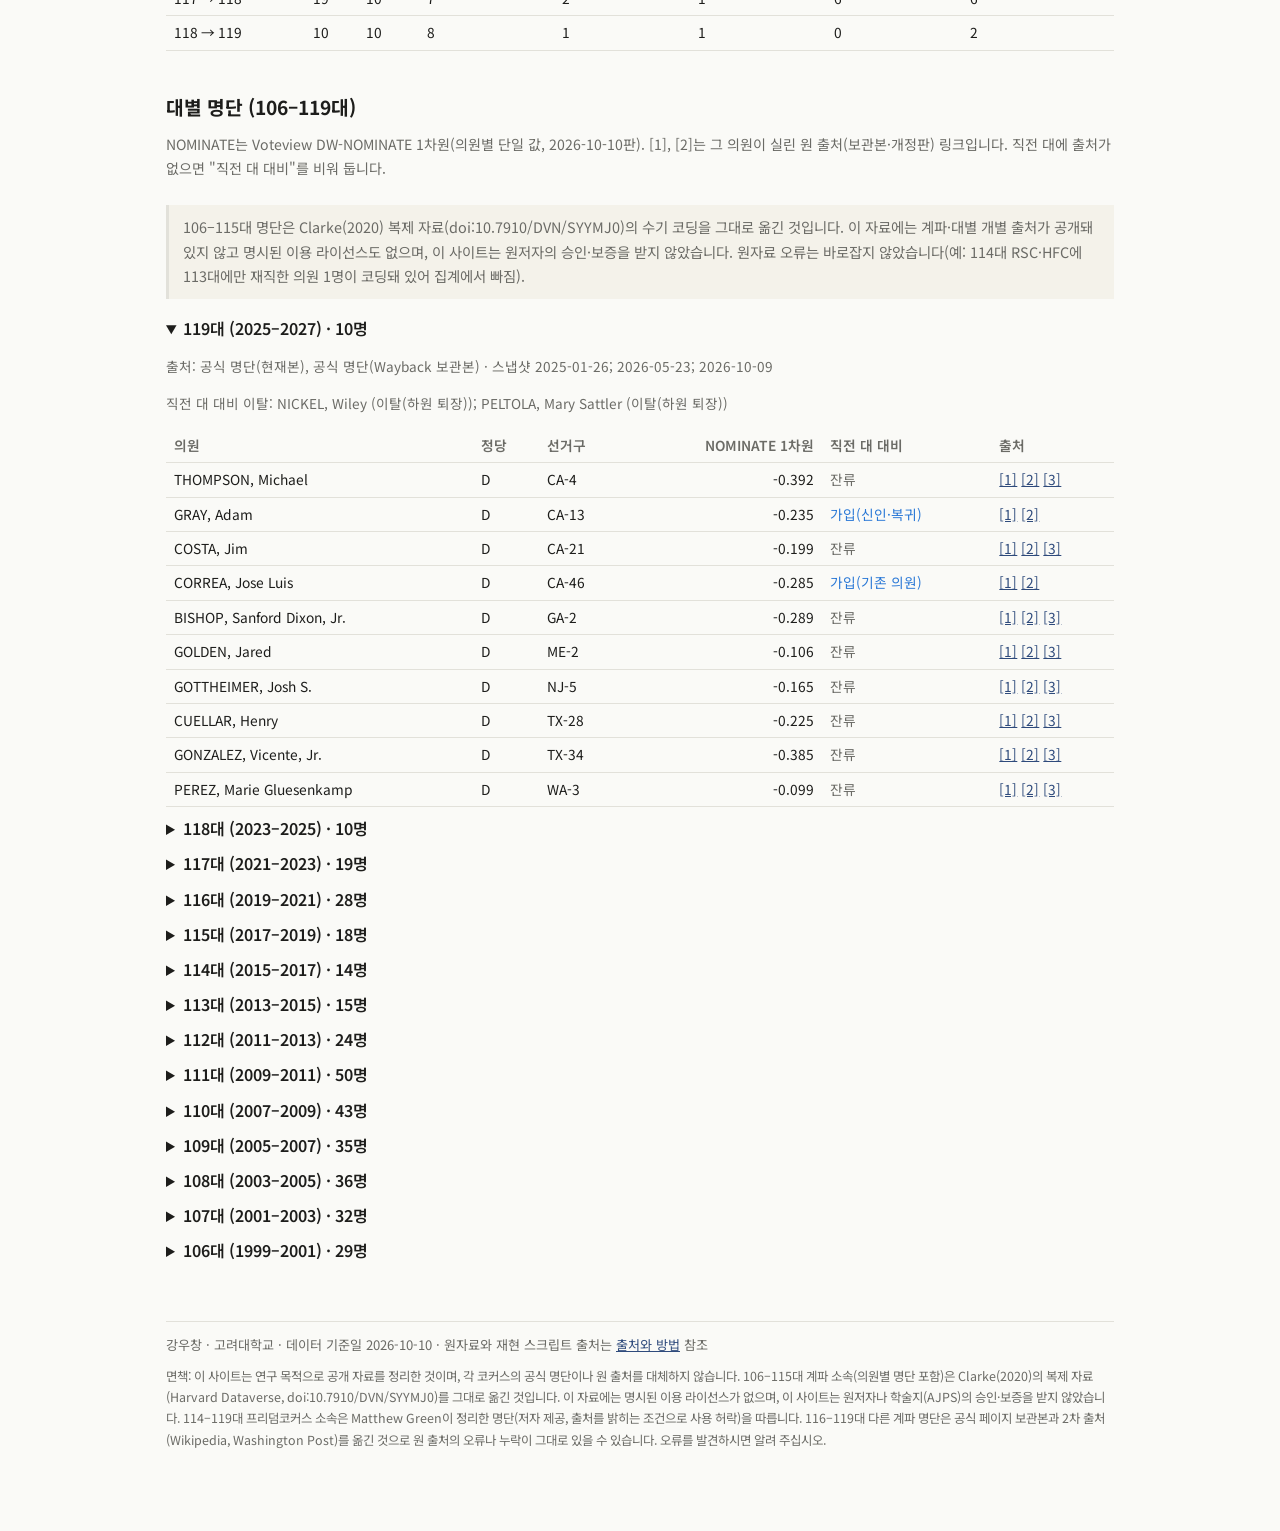
<file: caucus-bluedog.html>
<!doctype html>
<html lang="ko"><head><meta charset="utf-8"><meta name="viewport" content="width=device-width, initial-scale=1">
<title>청견민주 · 미국 의회 정당 계파</title><meta name="description" content="Blue Dog Coalition 대별 소속 의원">
<link rel="preconnect" href="https://fonts.googleapis.com">
<link rel="stylesheet" href="https://fonts.googleapis.com/css2?family=Noto+Sans+KR:wght@400;600;700&display=swap">
<link rel="stylesheet" href="assets/site.css?v=86cd058b"></head>
<body><main>
<nav class="top"><a href="index.html" class="">개요</a> <a href="nominate.html" class="">이념 분포</a> <a href="members.html" class="">의원 검색</a> <a href="methods.html" class="">출처와 방법</a> <span style="color:var(--line)">|</span> <a href="caucus-cpc.html" class="">의회진보연합</a> <a href="caucus-ndc.html" class="">신민주연합</a> <a href="caucus-bluedog.html" class="on">청견민주</a> <a href="caucus-rmsp.html" class="">메인스트리트파트너십</a> <a href="caucus-mainstreet.html" class="">메인스트리트코커스</a> <a href="caucus-rsc.html" class="">공화당연구위원회</a> <a href="caucus-hfc.html" class="">프리덤코커스</a> <a href="caucus-psc.html" class="">문제해결코커스</a></nav>
<h1>청견민주</h1><p class="lede">Blue Dog Coalition — 민주당 재정보수 계파.</p>
<h2>특징</h2><ul><li>중도진보 성향으로(이종곤 2025, 154), 다른 민주당 의원에 비해 예산 감축에 특히 관심이 많다(이종곤 2025, 155).</li><li>가입 인원을 민주당 코커스의 20%로 제한하는 배타적 계파이며(Clarke 2020, 461), 구성원 다수가 합의하면 모두가 그 입장으로 표결하는 구속 규칙을 둔다(Clarke 2020, 454).</li><li>Clarke(2020)의 분석에서 평균 이념 위치가 의회진보연합보다 0.28 보수 쪽이다(Clarke 2020, 459).</li><li>1994–2002년에는 같은 당 비소속 의원보다 정당지지점수(CQ)가 약 10.8점 낮아, 비교한 다섯 계파 가운데 당과 가장 많이 달리 투표했다(Lucas and Deutchman 2009, 68).</li><li>신민주연합과 비슷한 가입 요인을 보이지만 남부 색채가 더 강하다는 예비분석이 있으나 결과는 보고되지 않았다(Seo and Theriault 2012, 219 각주 9). 청견민주만을 다룬 동료심사 연구는 이 사이트의 문헌 조사에서 찾지 못했다.</li></ul><p style="font-size:0.86rem;color:var(--muted)">119대: 10명(민주 10). DW-NOMINATE 1차원 중앙값 -0.23 (같은 당 전체 -0.40), 2차원 중앙값 0.42.</p>
<h2>대별 인원</h2><div class="legend"><span><span class="sw" style="background:var(--muted)"></span>막대 = 그 대에 출처에 이름이 실린 하원의원 수</span><span>빗금 = 2차 출처(Wikipedia·WaPo)</span><span>점선 = 115|116대 사이 측정 방식 변경</span><span>– = 출처 없음</span></div><div class="card"><svg class="bars" viewBox="0 0 640 220" role="img" aria-label="bluedog 대별 인원"><defs><pattern id="hatch-bluedog" width="4" height="4" patternUnits="userSpaceOnUse" patternTransform="rotate(45)"><rect width="4" height="4" fill="var(--d)" opacity="0.35"/><line x1="0" y1="0" x2="0" y2="4" stroke="var(--d)" stroke-width="2"/></pattern></defs><line class="gridline" x1="8" x2="632" y1="198" y2="198"/><line class="divider" x1="453.7" x2="453.7" y1="10" y2="198"><title>115대까지 Clarke(2020) 수기 코딩, 116대부터 공식 명단</title></line><text x="30.3" y="212" text-anchor="middle">106</text><rect class="bar" x="9.5" y="92.4" width="41.6" height="105.6" rx="2" fill="var(--d)"><title>106대 (1999–2001): 29명 · 출처: Clarke(2020) 수기 코딩</title></rect><text class="val" x="30.3" y="89.4" text-anchor="middle">29</text><text x="74.9" y="212" text-anchor="middle">107</text><rect class="bar" x="54.1" y="81.5" width="41.6" height="116.5" rx="2" fill="var(--d)"><title>107대 (2001–2003): 32명 · 출처: Clarke(2020) 수기 코딩</title></rect><text class="val" x="74.9" y="78.5" text-anchor="middle">32</text><text x="119.4" y="212" text-anchor="middle">108</text><rect class="bar" x="98.6" y="67.0" width="41.6" height="131.0" rx="2" fill="var(--d)"><title>108대 (2003–2005): 36명 · 출처: Clarke(2020) 수기 코딩</title></rect><text class="val" x="119.4" y="64.0" text-anchor="middle">36</text><text x="164.0" y="212" text-anchor="middle">109</text><rect class="bar" x="143.2" y="70.6" width="41.6" height="127.4" rx="2" fill="var(--d)"><title>109대 (2005–2007): 35명 · 출처: Clarke(2020) 수기 코딩</title></rect><text class="val" x="164.0" y="67.6" text-anchor="middle">35</text><text x="208.6" y="212" text-anchor="middle">110</text><rect class="bar" x="187.8" y="41.5" width="41.6" height="156.5" rx="2" fill="var(--d)"><title>110대 (2007–2009): 43명 · 출처: Clarke(2020) 수기 코딩</title></rect><text class="val" x="208.6" y="38.5" text-anchor="middle">43</text><text x="253.1" y="212" text-anchor="middle">111</text><rect class="bar" x="232.4" y="16.0" width="41.6" height="182.0" rx="2" fill="var(--d)"><title>111대 (2009–2011): 50명 · 출처: Clarke(2020) 수기 코딩</title></rect><text class="val" x="253.1" y="13.0" text-anchor="middle">50</text><text x="297.7" y="212" text-anchor="middle">112</text><rect class="bar" x="276.9" y="110.6" width="41.6" height="87.4" rx="2" fill="var(--d)"><title>112대 (2011–2013): 24명 · 출처: Clarke(2020) 수기 코딩</title></rect><text class="val" x="297.7" y="107.6" text-anchor="middle">24</text><text x="342.3" y="212" text-anchor="middle">113</text><rect class="bar" x="321.5" y="143.4" width="41.6" height="54.6" rx="2" fill="var(--d)"><title>113대 (2013–2015): 15명 · 출처: Clarke(2020) 수기 코딩</title></rect><text class="val" x="342.3" y="140.4" text-anchor="middle">15</text><text x="386.9" y="212" text-anchor="middle">114</text><rect class="bar" x="366.1" y="147.0" width="41.6" height="51.0" rx="2" fill="var(--d)"><title>114대 (2015–2017): 14명 · 출처: Clarke(2020) 수기 코딩</title></rect><text class="val" x="386.9" y="144.0" text-anchor="middle">14</text><text x="431.4" y="212" text-anchor="middle">115</text><rect class="bar" x="410.6" y="132.5" width="41.6" height="65.5" rx="2" fill="var(--d)"><title>115대 (2017–2019): 18명 · 출처: Clarke(2020) 수기 코딩</title></rect><text class="val" x="431.4" y="129.5" text-anchor="middle">18</text><text x="476.0" y="212" text-anchor="middle">116</text><rect class="bar" x="455.2" y="96.1" width="41.6" height="101.9" rx="2" fill="var(--d)"><title>116대 (2019–2021): 28명 · 출처: 공식 명단(Wayback 보관본)</title></rect><text class="val" x="476.0" y="93.1" text-anchor="middle">28</text><text x="520.6" y="212" text-anchor="middle">117</text><rect class="bar" x="499.8" y="128.8" width="41.6" height="69.2" rx="2" fill="var(--d)"><title>117대 (2021–2023): 19명 · 출처: 공식 명단(Wayback 보관본)</title></rect><text class="val" x="520.6" y="125.8" text-anchor="middle">19</text><text x="565.1" y="212" text-anchor="middle">118</text><rect class="bar" x="544.4" y="161.6" width="41.6" height="36.4" rx="2" fill="var(--d)"><title>118대 (2023–2025): 10명 · 출처: 공식 명단(Wayback 보관본)</title></rect><text class="val" x="565.1" y="158.6" text-anchor="middle">10</text><text x="609.7" y="212" text-anchor="middle">119</text><rect class="bar" x="588.9" y="161.6" width="41.6" height="36.4" rx="2" fill="var(--d)"><title>119대 (2025–2027): 10명 · 출처: 공식 명단(현재본), 공식 명단(Wayback 보관본)</title></rect><text class="val" x="609.7" y="158.6" text-anchor="middle">10</text></svg></div>
<h2>구성원 변화 (직전 대 대비)</h2>
<p class="lede" style="font-size:0.88rem">두 대 모두 출처가 있을 때만 비교합니다. 강조된 행은 출처 계열이 바뀐 쌍이라 측정 방식 차이가 섞일 수 있습니다. 106–115대는 Clarke(2020) 자료의 집계입니다.</p>
<div class="table-wrap"><table><tr><th>직전 대 → 대</th><th class="num">직전</th><th class="num">이번</th><th class="num">잔류</th><th class="num">가입(신인·복귀)</th><th class="num">가입(기존 의원)</th><th class="num">이탈(하원 잔류)</th><th class="num">이탈(하원 퇴장)</th><th>출처</th></tr><tr class=""><td>106 → 107</td><td class="num">29</td><td class="num">32</td><td class="num">24</td><td class="num">5</td><td class="num">3</td><td class="num">1</td><td class="num">4</td><td></td></tr><tr class=""><td>107 → 108</td><td class="num">32</td><td class="num">36</td><td class="num">29</td><td class="num">5</td><td class="num">2</td><td class="num">0</td><td class="num">3</td><td></td></tr><tr class=""><td>108 → 109</td><td class="num">36</td><td class="num">35</td><td class="num">26</td><td class="num">5</td><td class="num">4</td><td class="num">0</td><td class="num">10</td><td></td></tr><tr class=""><td>109 → 110</td><td class="num">35</td><td class="num">43</td><td class="num">32</td><td class="num">9</td><td class="num">2</td><td class="num">1</td><td class="num">2</td><td></td></tr><tr class=""><td>110 → 111</td><td class="num">43</td><td class="num">50</td><td class="num">38</td><td class="num">4</td><td class="num">8</td><td class="num">3</td><td class="num">2</td><td></td></tr><tr class=""><td>111 → 112</td><td class="num">50</td><td class="num">24</td><td class="num">23</td><td class="num">0</td><td class="num">1</td><td class="num">2</td><td class="num">25</td><td></td></tr><tr class=""><td>112 → 113</td><td class="num">24</td><td class="num">15</td><td class="num">13</td><td class="num">1</td><td class="num">1</td><td class="num">1</td><td class="num">10</td><td></td></tr><tr class=""><td>113 → 114</td><td class="num">15</td><td class="num">14</td><td class="num">10</td><td class="num">2</td><td class="num">2</td><td class="num">0</td><td class="num">5</td><td></td></tr><tr class=""><td>114 → 115</td><td class="num">14</td><td class="num">18</td><td class="num">10</td><td class="num">7</td><td class="num">1</td><td class="num">1</td><td class="num">3</td><td></td></tr><tr class="flag"><td>115 → 116</td><td class="num">18</td><td class="num">28</td><td class="num">17</td><td class="num">11</td><td class="num">0</td><td class="num">0</td><td class="num">1</td><td>출처 계열 변경</td></tr><tr class=""><td>116 → 117</td><td class="num">28</td><td class="num">19</td><td class="num">18</td><td class="num">1</td><td class="num">0</td><td class="num">1</td><td class="num">9</td><td></td></tr><tr class=""><td>117 → 118</td><td class="num">19</td><td class="num">10</td><td class="num">7</td><td class="num">2</td><td class="num">1</td><td class="num">6</td><td class="num">6</td><td></td></tr><tr class=""><td>118 → 119</td><td class="num">10</td><td class="num">10</td><td class="num">8</td><td class="num">1</td><td class="num">1</td><td class="num">0</td><td class="num">2</td><td></td></tr></table></div>
<h2>대별 명단 (106–119대)</h2>
<p class="lede" style="font-size:0.88rem">NOMINATE는 Voteview DW-NOMINATE 1차원(의원별 단일 값, 2026-10-10판). [1], [2]는 그 의원이 실린 원 출처(보관본·개정판) 링크입니다. 직전 대에 출처가 없으면 "직전 대 대비"를 비워 둡니다.</p>
<div class="note">106–115대 명단은 Clarke(2020) 복제 자료(doi:10.7910/DVN/SYYMJ0)의 수기 코딩을 그대로 옮긴 것입니다. 이 자료에는 계파·대별 개별 출처가 공개돼 있지 않고 명시된 이용 라이선스도 없으며, 이 사이트는 원저자의 승인·보증을 받지 않았습니다. 원자료 오류는 바로잡지 않았습니다(예: 114대 RSC·HFC에 113대에만 재직한 의원 1명이 코딩돼 있어 집계에서 빠짐).</div>
<details open><summary>119대 (2025–2027) · 10명</summary><p style="font-size:0.85rem;color:var(--muted)">출처: 공식 명단(현재본), 공식 명단(Wayback 보관본) · 스냅샷 2025-01-26; 2026-05-23; 2026-10-09</p><p style="font-size:0.85rem;color:var(--muted)">직전 대 대비 이탈: NICKEL, Wiley (이탈(하원 퇴장)); PELTOLA, Mary Sattler (이탈(하원 퇴장))</p><div class="table-wrap"><table><tr><th>의원</th><th>정당</th><th>선거구</th><th class="num">NOMINATE 1차원</th><th>직전 대 대비</th><th>출처</th></tr><tr><td>THOMPSON, Michael</td><td>D</td><td>CA-4</td><td class="num">-0.392</td><td class="st-stayed">잔류</td><td><a href="https://bluedogs-gluesenkampperez.house.gov/members" title="2026-10-09">[1]</a> <a href="https://web.archive.org/web/20250126141719/https://bluedogcaucus-golden.house.gov/members" title="2025-01-26">[2]</a> <a href="https://web.archive.org/web/20260523201623/https://bluedogs-gluesenkampperez.house.gov/members" title="2026-05-23">[3]</a></td></tr><tr><td>GRAY, Adam</td><td>D</td><td>CA-13</td><td class="num">-0.235</td><td class="st-joined_new_member">가입(신인·복귀)</td><td><a href="https://bluedogs-gluesenkampperez.house.gov/members" title="2026-10-09">[1]</a> <a href="https://web.archive.org/web/20260523201623/https://bluedogs-gluesenkampperez.house.gov/members" title="2026-05-23">[2]</a></td></tr><tr><td>COSTA, Jim</td><td>D</td><td>CA-21</td><td class="num">-0.199</td><td class="st-stayed">잔류</td><td><a href="https://bluedogs-gluesenkampperez.house.gov/members" title="2026-10-09">[1]</a> <a href="https://web.archive.org/web/20250126141719/https://bluedogcaucus-golden.house.gov/members" title="2025-01-26">[2]</a> <a href="https://web.archive.org/web/20260523201623/https://bluedogs-gluesenkampperez.house.gov/members" title="2026-05-23">[3]</a></td></tr><tr><td>CORREA, Jose Luis</td><td>D</td><td>CA-46</td><td class="num">-0.285</td><td class="st-joined_from_house">가입(기존 의원)</td><td><a href="https://bluedogs-gluesenkampperez.house.gov/members" title="2026-10-09">[1]</a> <a href="https://web.archive.org/web/20260523201623/https://bluedogs-gluesenkampperez.house.gov/members" title="2026-05-23">[2]</a></td></tr><tr><td>BISHOP, Sanford Dixon, Jr.</td><td>D</td><td>GA-2</td><td class="num">-0.289</td><td class="st-stayed">잔류</td><td><a href="https://bluedogs-gluesenkampperez.house.gov/members" title="2026-10-09">[1]</a> <a href="https://web.archive.org/web/20250126141719/https://bluedogcaucus-golden.house.gov/members" title="2025-01-26">[2]</a> <a href="https://web.archive.org/web/20260523201623/https://bluedogs-gluesenkampperez.house.gov/members" title="2026-05-23">[3]</a></td></tr><tr><td>GOLDEN, Jared</td><td>D</td><td>ME-2</td><td class="num">-0.106</td><td class="st-stayed">잔류</td><td><a href="https://bluedogs-gluesenkampperez.house.gov/members" title="2026-10-09">[1]</a> <a href="https://web.archive.org/web/20250126141719/https://bluedogcaucus-golden.house.gov/members" title="2025-01-26">[2]</a> <a href="https://web.archive.org/web/20260523201623/https://bluedogs-gluesenkampperez.house.gov/members" title="2026-05-23">[3]</a></td></tr><tr><td>GOTTHEIMER, Josh S.</td><td>D</td><td>NJ-5</td><td class="num">-0.165</td><td class="st-stayed">잔류</td><td><a href="https://bluedogs-gluesenkampperez.house.gov/members" title="2026-10-09">[1]</a> <a href="https://web.archive.org/web/20250126141719/https://bluedogcaucus-golden.house.gov/members" title="2025-01-26">[2]</a> <a href="https://web.archive.org/web/20260523201623/https://bluedogs-gluesenkampperez.house.gov/members" title="2026-05-23">[3]</a></td></tr><tr><td>CUELLAR, Henry</td><td>D</td><td>TX-28</td><td class="num">-0.225</td><td class="st-stayed">잔류</td><td><a href="https://bluedogs-gluesenkampperez.house.gov/members" title="2026-10-09">[1]</a> <a href="https://web.archive.org/web/20250126141719/https://bluedogcaucus-golden.house.gov/members" title="2025-01-26">[2]</a> <a href="https://web.archive.org/web/20260523201623/https://bluedogs-gluesenkampperez.house.gov/members" title="2026-05-23">[3]</a></td></tr><tr><td>GONZALEZ, Vicente, Jr.</td><td>D</td><td>TX-34</td><td class="num">-0.385</td><td class="st-stayed">잔류</td><td><a href="https://bluedogs-gluesenkampperez.house.gov/members" title="2026-10-09">[1]</a> <a href="https://web.archive.org/web/20250126141719/https://bluedogcaucus-golden.house.gov/members" title="2025-01-26">[2]</a> <a href="https://web.archive.org/web/20260523201623/https://bluedogs-gluesenkampperez.house.gov/members" title="2026-05-23">[3]</a></td></tr><tr><td>PEREZ, Marie Gluesenkamp</td><td>D</td><td>WA-3</td><td class="num">-0.099</td><td class="st-stayed">잔류</td><td><a href="https://bluedogs-gluesenkampperez.house.gov/members" title="2026-10-09">[1]</a> <a href="https://web.archive.org/web/20250126141719/https://bluedogcaucus-golden.house.gov/members" title="2025-01-26">[2]</a> <a href="https://web.archive.org/web/20260523201623/https://bluedogs-gluesenkampperez.house.gov/members" title="2026-05-23">[3]</a></td></tr></table></div></details><details><summary>118대 (2023–2025) · 10명</summary><p style="font-size:0.85rem;color:var(--muted)">출처: 공식 명단(Wayback 보관본) · 스냅샷 2023-04-15; 2024-04-24; 2024-11-08</p><p style="font-size:0.85rem;color:var(--muted)">직전 대 대비 이탈: BOURDEAUX, Carolyn (이탈(하원 퇴장)); CASE, Ed (이탈(하원 잔류)); COOPER, James Hayes Shofner (이탈(하원 퇴장)); CORREA, Jose Luis (이탈(하원 잔류)); CRIST, Charlie Joseph, Jr. (이탈(하원 퇴장)); MURPHY, Stephanie (이탈(하원 퇴장)); O&#x27;HALLERAN, Thomas C. (이탈(하원 퇴장)); SCHNEIDER, Brad (이탈(하원 잔류)); SCHRADER, Kurt (이탈(하원 퇴장)); SCOTT, David (이탈(하원 잔류)); SHERRILL, Mikie (이탈(하원 잔류)); SPANBERGER, Abigail (이탈(하원 잔류))</p><div class="table-wrap"><table><tr><th>의원</th><th>정당</th><th>선거구</th><th class="num">NOMINATE 1차원</th><th>직전 대 대비</th><th>출처</th></tr><tr><td>PELTOLA, Mary Sattler</td><td>D</td><td>AK-1</td><td class="num">-0.138</td><td class="st-joined_from_house">가입(기존 의원)</td><td><a href="https://web.archive.org/web/20230415215659/https://bluedogcaucus-golden.house.gov/members" title="2023-04-15">[1]</a> <a href="https://web.archive.org/web/20240424180924/https://bluedogcaucus-golden.house.gov/members" title="2024-04-24">[2]</a> <a href="https://web.archive.org/web/20241108155658/https://bluedogcaucus-golden.house.gov/members" title="2024-11-08">[3]</a></td></tr><tr><td>THOMPSON, Michael</td><td>D</td><td>CA-4</td><td class="num">-0.392</td><td class="st-stayed">잔류</td><td><a href="https://web.archive.org/web/20230415215659/https://bluedogcaucus-golden.house.gov/members" title="2023-04-15">[1]</a> <a href="https://web.archive.org/web/20240424180924/https://bluedogcaucus-golden.house.gov/members" title="2024-04-24">[2]</a> <a href="https://web.archive.org/web/20241108155658/https://bluedogcaucus-golden.house.gov/members" title="2024-11-08">[3]</a></td></tr><tr><td>COSTA, Jim</td><td>D</td><td>CA-21</td><td class="num">-0.199</td><td class="st-stayed">잔류</td><td><a href="https://web.archive.org/web/20230415215659/https://bluedogcaucus-golden.house.gov/members" title="2023-04-15">[1]</a> <a href="https://web.archive.org/web/20240424180924/https://bluedogcaucus-golden.house.gov/members" title="2024-04-24">[2]</a> <a href="https://web.archive.org/web/20241108155658/https://bluedogcaucus-golden.house.gov/members" title="2024-11-08">[3]</a></td></tr><tr><td>BISHOP, Sanford Dixon, Jr.</td><td>D</td><td>GA-2</td><td class="num">-0.289</td><td class="st-stayed">잔류</td><td><a href="https://web.archive.org/web/20230415215659/https://bluedogcaucus-golden.house.gov/members" title="2023-04-15">[1]</a> <a href="https://web.archive.org/web/20240424180924/https://bluedogcaucus-golden.house.gov/members" title="2024-04-24">[2]</a> <a href="https://web.archive.org/web/20241108155658/https://bluedogcaucus-golden.house.gov/members" title="2024-11-08">[3]</a></td></tr><tr><td>GOLDEN, Jared</td><td>D</td><td>ME-2</td><td class="num">-0.106</td><td class="st-stayed">잔류</td><td><a href="https://web.archive.org/web/20230415215659/https://bluedogcaucus-golden.house.gov/members" title="2023-04-15">[1]</a> <a href="https://web.archive.org/web/20240424180924/https://bluedogcaucus-golden.house.gov/members" title="2024-04-24">[2]</a> <a href="https://web.archive.org/web/20241108155658/https://bluedogcaucus-golden.house.gov/members" title="2024-11-08">[3]</a></td></tr><tr><td>NICKEL, Wiley</td><td>D</td><td>NC-13</td><td class="num">-0.243</td><td class="st-joined_new_member">가입(신인·복귀)</td><td><a href="https://web.archive.org/web/20240424180924/https://bluedogcaucus-golden.house.gov/members" title="2024-04-24">[1]</a> <a href="https://web.archive.org/web/20241108155658/https://bluedogcaucus-golden.house.gov/members" title="2024-11-08">[2]</a></td></tr><tr><td>GOTTHEIMER, Josh S.</td><td>D</td><td>NJ-5</td><td class="num">-0.165</td><td class="st-stayed">잔류</td><td><a href="https://web.archive.org/web/20230415215659/https://bluedogcaucus-golden.house.gov/members" title="2023-04-15">[1]</a> <a href="https://web.archive.org/web/20240424180924/https://bluedogcaucus-golden.house.gov/members" title="2024-04-24">[2]</a> <a href="https://web.archive.org/web/20241108155658/https://bluedogcaucus-golden.house.gov/members" title="2024-11-08">[3]</a></td></tr><tr><td>CUELLAR, Henry</td><td>D</td><td>TX-28</td><td class="num">-0.225</td><td class="st-stayed">잔류</td><td><a href="https://web.archive.org/web/20230415215659/https://bluedogcaucus-golden.house.gov/members" title="2023-04-15">[1]</a> <a href="https://web.archive.org/web/20240424180924/https://bluedogcaucus-golden.house.gov/members" title="2024-04-24">[2]</a> <a href="https://web.archive.org/web/20241108155658/https://bluedogcaucus-golden.house.gov/members" title="2024-11-08">[3]</a></td></tr><tr><td>GONZALEZ, Vicente, Jr.</td><td>D</td><td>TX-34</td><td class="num">-0.385</td><td class="st-stayed">잔류</td><td><a href="https://web.archive.org/web/20230415215659/https://bluedogcaucus-golden.house.gov/members" title="2023-04-15">[1]</a> <a href="https://web.archive.org/web/20240424180924/https://bluedogcaucus-golden.house.gov/members" title="2024-04-24">[2]</a> <a href="https://web.archive.org/web/20241108155658/https://bluedogcaucus-golden.house.gov/members" title="2024-11-08">[3]</a></td></tr><tr><td>PEREZ, Marie Gluesenkamp</td><td>D</td><td>WA-3</td><td class="num">-0.099</td><td class="st-joined_new_member">가입(신인·복귀)</td><td><a href="https://web.archive.org/web/20240424180924/https://bluedogcaucus-golden.house.gov/members" title="2024-04-24">[1]</a> <a href="https://web.archive.org/web/20241108155658/https://bluedogcaucus-golden.house.gov/members" title="2024-11-08">[2]</a></td></tr></table></div></details><details><summary>117대 (2021–2023) · 19명</summary><p style="font-size:0.85rem;color:var(--muted)">출처: 공식 명단(Wayback 보관본) · 스냅샷 2021-04-18; 2021-10-24; 2021-11-11; 2022-01-21; 2022-11-03</p><p style="font-size:0.85rem;color:var(--muted)">직전 대 대비 이탈: BRINDISI, Anthony (이탈(하원 퇴장)); CUNNINGHAM, Joe (이탈(하원 퇴장)); HORN, Kendra (이탈(하원 퇴장)); LIPINSKI, Daniel (이탈(하원 퇴장)); MCADAMS, Ben (이탈(하원 퇴장)); PETERSON, Collin Clark (이탈(하원 퇴장)); ROSE, Max (이탈(하원 퇴장)); TORRES SMALL, Xochitl (이탈(하원 퇴장)); VAN DREW, Jefferson (이탈(하원 퇴장)); VELA, Filemon (이탈(하원 잔류))</p><div class="table-wrap"><table><tr><th>의원</th><th>정당</th><th>선거구</th><th class="num">NOMINATE 1차원</th><th>직전 대 대비</th><th>출처</th></tr><tr><td>O&#x27;HALLERAN, Thomas C.</td><td>D</td><td>AZ-1</td><td class="num">-0.198</td><td class="st-stayed">잔류</td><td><a href="https://web.archive.org/web/20210418082142/https://bluedogcaucus-costa.house.gov/members" title="2021-04-18">[1]</a> <a href="https://web.archive.org/web/20211024160115/https://bluedogcaucus-costa.house.gov/members" title="2021-10-24">[2]</a> <a href="https://web.archive.org/web/20211111111901/https://bluedogcaucus-murphy.house.gov/members" title="2021-11-11">[3]</a> <a href="https://web.archive.org/web/20220121180738/https://bluedogcaucus-murphy.house.gov/members" title="2022-01-21">[4]</a> <a href="https://web.archive.org/web/20221103173907/https://bluedogcaucus-murphy.house.gov/members" title="2022-11-03">[5]</a></td></tr><tr><td>THOMPSON, Michael</td><td>D</td><td>CA-5</td><td class="num">-0.392</td><td class="st-stayed">잔류</td><td><a href="https://web.archive.org/web/20210418082142/https://bluedogcaucus-costa.house.gov/members" title="2021-04-18">[1]</a> <a href="https://web.archive.org/web/20211024160115/https://bluedogcaucus-costa.house.gov/members" title="2021-10-24">[2]</a> <a href="https://web.archive.org/web/20211111111901/https://bluedogcaucus-murphy.house.gov/members" title="2021-11-11">[3]</a> <a href="https://web.archive.org/web/20220121180738/https://bluedogcaucus-murphy.house.gov/members" title="2022-01-21">[4]</a> <a href="https://web.archive.org/web/20221103173907/https://bluedogcaucus-murphy.house.gov/members" title="2022-11-03">[5]</a></td></tr><tr><td>COSTA, Jim</td><td>D</td><td>CA-16</td><td class="num">-0.199</td><td class="st-stayed">잔류</td><td><a href="https://web.archive.org/web/20210418082142/https://bluedogcaucus-costa.house.gov/members" title="2021-04-18">[1]</a> <a href="https://web.archive.org/web/20211024160115/https://bluedogcaucus-costa.house.gov/members" title="2021-10-24">[2]</a> <a href="https://web.archive.org/web/20211111111901/https://bluedogcaucus-murphy.house.gov/members" title="2021-11-11">[3]</a> <a href="https://web.archive.org/web/20220121180738/https://bluedogcaucus-murphy.house.gov/members" title="2022-01-21">[4]</a> <a href="https://web.archive.org/web/20221103173907/https://bluedogcaucus-murphy.house.gov/members" title="2022-11-03">[5]</a></td></tr><tr><td>CORREA, Jose Luis</td><td>D</td><td>CA-46</td><td class="num">-0.285</td><td class="st-stayed">잔류</td><td><a href="https://web.archive.org/web/20210418082142/https://bluedogcaucus-costa.house.gov/members" title="2021-04-18">[1]</a> <a href="https://web.archive.org/web/20211024160115/https://bluedogcaucus-costa.house.gov/members" title="2021-10-24">[2]</a> <a href="https://web.archive.org/web/20211111111901/https://bluedogcaucus-murphy.house.gov/members" title="2021-11-11">[3]</a> <a href="https://web.archive.org/web/20220121180738/https://bluedogcaucus-murphy.house.gov/members" title="2022-01-21">[4]</a> <a href="https://web.archive.org/web/20221103173907/https://bluedogcaucus-murphy.house.gov/members" title="2022-11-03">[5]</a></td></tr><tr><td>MURPHY, Stephanie</td><td>D</td><td>FL-7</td><td class="num">-0.161</td><td class="st-stayed">잔류</td><td><a href="https://web.archive.org/web/20210418082142/https://bluedogcaucus-costa.house.gov/members" title="2021-04-18">[1]</a> <a href="https://web.archive.org/web/20211024160115/https://bluedogcaucus-costa.house.gov/members" title="2021-10-24">[2]</a> <a href="https://web.archive.org/web/20211111111901/https://bluedogcaucus-murphy.house.gov/members" title="2021-11-11">[3]</a> <a href="https://web.archive.org/web/20220121180738/https://bluedogcaucus-murphy.house.gov/members" title="2022-01-21">[4]</a> <a href="https://web.archive.org/web/20221103173907/https://bluedogcaucus-murphy.house.gov/members" title="2022-11-03">[5]</a></td></tr><tr><td>CRIST, Charlie Joseph, Jr.</td><td>D</td><td>FL-13</td><td class="num">-0.227</td><td class="st-stayed">잔류</td><td><a href="https://web.archive.org/web/20210418082142/https://bluedogcaucus-costa.house.gov/members" title="2021-04-18">[1]</a> <a href="https://web.archive.org/web/20211024160115/https://bluedogcaucus-costa.house.gov/members" title="2021-10-24">[2]</a> <a href="https://web.archive.org/web/20211111111901/https://bluedogcaucus-murphy.house.gov/members" title="2021-11-11">[3]</a> <a href="https://web.archive.org/web/20220121180738/https://bluedogcaucus-murphy.house.gov/members" title="2022-01-21">[4]</a> <a href="https://web.archive.org/web/20221103173907/https://bluedogcaucus-murphy.house.gov/members" title="2022-11-03">[5]</a></td></tr><tr><td>BISHOP, Sanford Dixon, Jr.</td><td>D</td><td>GA-2</td><td class="num">-0.289</td><td class="st-stayed">잔류</td><td><a href="https://web.archive.org/web/20210418082142/https://bluedogcaucus-costa.house.gov/members" title="2021-04-18">[1]</a> <a href="https://web.archive.org/web/20211024160115/https://bluedogcaucus-costa.house.gov/members" title="2021-10-24">[2]</a> <a href="https://web.archive.org/web/20211111111901/https://bluedogcaucus-murphy.house.gov/members" title="2021-11-11">[3]</a> <a href="https://web.archive.org/web/20220121180738/https://bluedogcaucus-murphy.house.gov/members" title="2022-01-21">[4]</a> <a href="https://web.archive.org/web/20221103173907/https://bluedogcaucus-murphy.house.gov/members" title="2022-11-03">[5]</a></td></tr><tr><td>BOURDEAUX, Carolyn</td><td>D</td><td>GA-7</td><td class="num">-0.303</td><td class="st-joined_new_member">가입(신인·복귀)</td><td><a href="https://web.archive.org/web/20211024160115/https://bluedogcaucus-costa.house.gov/members" title="2021-10-24">[1]</a> <a href="https://web.archive.org/web/20211111111901/https://bluedogcaucus-murphy.house.gov/members" title="2021-11-11">[2]</a> <a href="https://web.archive.org/web/20220121180738/https://bluedogcaucus-murphy.house.gov/members" title="2022-01-21">[3]</a> <a href="https://web.archive.org/web/20221103173907/https://bluedogcaucus-murphy.house.gov/members" title="2022-11-03">[4]</a></td></tr><tr><td>SCOTT, David</td><td>D</td><td>GA-13</td><td class="num">-0.305</td><td class="st-stayed">잔류</td><td><a href="https://web.archive.org/web/20210418082142/https://bluedogcaucus-costa.house.gov/members" title="2021-04-18">[1]</a> <a href="https://web.archive.org/web/20211024160115/https://bluedogcaucus-costa.house.gov/members" title="2021-10-24">[2]</a> <a href="https://web.archive.org/web/20211111111901/https://bluedogcaucus-murphy.house.gov/members" title="2021-11-11">[3]</a> <a href="https://web.archive.org/web/20220121180738/https://bluedogcaucus-murphy.house.gov/members" title="2022-01-21">[4]</a> <a href="https://web.archive.org/web/20221103173907/https://bluedogcaucus-murphy.house.gov/members" title="2022-11-03">[5]</a></td></tr><tr><td>CASE, Ed</td><td>D</td><td>HI-1</td><td class="num">-0.208</td><td class="st-stayed">잔류</td><td><a href="https://web.archive.org/web/20210418082142/https://bluedogcaucus-costa.house.gov/members" title="2021-04-18">[1]</a> <a href="https://web.archive.org/web/20211024160115/https://bluedogcaucus-costa.house.gov/members" title="2021-10-24">[2]</a> <a href="https://web.archive.org/web/20211111111901/https://bluedogcaucus-murphy.house.gov/members" title="2021-11-11">[3]</a> <a href="https://web.archive.org/web/20220121180738/https://bluedogcaucus-murphy.house.gov/members" title="2022-01-21">[4]</a> <a href="https://web.archive.org/web/20221103173907/https://bluedogcaucus-murphy.house.gov/members" title="2022-11-03">[5]</a></td></tr><tr><td>SCHNEIDER, Brad</td><td>D</td><td>IL-10</td><td class="num">-0.199</td><td class="st-stayed">잔류</td><td><a href="https://web.archive.org/web/20210418082142/https://bluedogcaucus-costa.house.gov/members" title="2021-04-18">[1]</a> <a href="https://web.archive.org/web/20211024160115/https://bluedogcaucus-costa.house.gov/members" title="2021-10-24">[2]</a> <a href="https://web.archive.org/web/20211111111901/https://bluedogcaucus-murphy.house.gov/members" title="2021-11-11">[3]</a> <a href="https://web.archive.org/web/20220121180738/https://bluedogcaucus-murphy.house.gov/members" title="2022-01-21">[4]</a> <a href="https://web.archive.org/web/20221103173907/https://bluedogcaucus-murphy.house.gov/members" title="2022-11-03">[5]</a></td></tr><tr><td>GOLDEN, Jared</td><td>D</td><td>ME-2</td><td class="num">-0.106</td><td class="st-stayed">잔류</td><td><a href="https://web.archive.org/web/20210418082142/https://bluedogcaucus-costa.house.gov/members" title="2021-04-18">[1]</a> <a href="https://web.archive.org/web/20211024160115/https://bluedogcaucus-costa.house.gov/members" title="2021-10-24">[2]</a> <a href="https://web.archive.org/web/20211111111901/https://bluedogcaucus-murphy.house.gov/members" title="2021-11-11">[3]</a> <a href="https://web.archive.org/web/20220121180738/https://bluedogcaucus-murphy.house.gov/members" title="2022-01-21">[4]</a> <a href="https://web.archive.org/web/20221103173907/https://bluedogcaucus-murphy.house.gov/members" title="2022-11-03">[5]</a></td></tr><tr><td>GOTTHEIMER, Josh S.</td><td>D</td><td>NJ-5</td><td class="num">-0.165</td><td class="st-stayed">잔류</td><td><a href="https://web.archive.org/web/20210418082142/https://bluedogcaucus-costa.house.gov/members" title="2021-04-18">[1]</a> <a href="https://web.archive.org/web/20211024160115/https://bluedogcaucus-costa.house.gov/members" title="2021-10-24">[2]</a> <a href="https://web.archive.org/web/20211111111901/https://bluedogcaucus-murphy.house.gov/members" title="2021-11-11">[3]</a> <a href="https://web.archive.org/web/20220121180738/https://bluedogcaucus-murphy.house.gov/members" title="2022-01-21">[4]</a> <a href="https://web.archive.org/web/20221103173907/https://bluedogcaucus-murphy.house.gov/members" title="2022-11-03">[5]</a></td></tr><tr><td>SHERRILL, Mikie</td><td>D</td><td>NJ-11</td><td class="num">-0.234</td><td class="st-stayed">잔류</td><td><a href="https://web.archive.org/web/20210418082142/https://bluedogcaucus-costa.house.gov/members" title="2021-04-18">[1]</a> <a href="https://web.archive.org/web/20211024160115/https://bluedogcaucus-costa.house.gov/members" title="2021-10-24">[2]</a> <a href="https://web.archive.org/web/20211111111901/https://bluedogcaucus-murphy.house.gov/members" title="2021-11-11">[3]</a> <a href="https://web.archive.org/web/20220121180738/https://bluedogcaucus-murphy.house.gov/members" title="2022-01-21">[4]</a> <a href="https://web.archive.org/web/20221103173907/https://bluedogcaucus-murphy.house.gov/members" title="2022-11-03">[5]</a></td></tr><tr><td>SCHRADER, Kurt</td><td>D</td><td>OR-5</td><td class="num">-0.182</td><td class="st-stayed">잔류</td><td><a href="https://web.archive.org/web/20210418082142/https://bluedogcaucus-costa.house.gov/members" title="2021-04-18">[1]</a> <a href="https://web.archive.org/web/20211024160115/https://bluedogcaucus-costa.house.gov/members" title="2021-10-24">[2]</a> <a href="https://web.archive.org/web/20211111111901/https://bluedogcaucus-murphy.house.gov/members" title="2021-11-11">[3]</a> <a href="https://web.archive.org/web/20220121180738/https://bluedogcaucus-murphy.house.gov/members" title="2022-01-21">[4]</a> <a href="https://web.archive.org/web/20221103173907/https://bluedogcaucus-murphy.house.gov/members" title="2022-11-03">[5]</a></td></tr><tr><td>COOPER, James Hayes Shofner</td><td>D</td><td>TN-5</td><td class="num">-0.164</td><td class="st-stayed">잔류</td><td><a href="https://web.archive.org/web/20210418082142/https://bluedogcaucus-costa.house.gov/members" title="2021-04-18">[1]</a> <a href="https://web.archive.org/web/20211024160115/https://bluedogcaucus-costa.house.gov/members" title="2021-10-24">[2]</a> <a href="https://web.archive.org/web/20211111111901/https://bluedogcaucus-murphy.house.gov/members" title="2021-11-11">[3]</a> <a href="https://web.archive.org/web/20220121180738/https://bluedogcaucus-murphy.house.gov/members" title="2022-01-21">[4]</a> <a href="https://web.archive.org/web/20221103173907/https://bluedogcaucus-murphy.house.gov/members" title="2022-11-03">[5]</a></td></tr><tr><td>GONZALEZ, Vicente, Jr.</td><td>D</td><td>TX-15</td><td class="num">-0.385</td><td class="st-stayed">잔류</td><td><a href="https://web.archive.org/web/20210418082142/https://bluedogcaucus-costa.house.gov/members" title="2021-04-18">[1]</a> <a href="https://web.archive.org/web/20211024160115/https://bluedogcaucus-costa.house.gov/members" title="2021-10-24">[2]</a> <a href="https://web.archive.org/web/20211111111901/https://bluedogcaucus-murphy.house.gov/members" title="2021-11-11">[3]</a> <a href="https://web.archive.org/web/20220121180738/https://bluedogcaucus-murphy.house.gov/members" title="2022-01-21">[4]</a> <a href="https://web.archive.org/web/20221103173907/https://bluedogcaucus-murphy.house.gov/members" title="2022-11-03">[5]</a></td></tr><tr><td>CUELLAR, Henry</td><td>D</td><td>TX-28</td><td class="num">-0.225</td><td class="st-stayed">잔류</td><td><a href="https://web.archive.org/web/20210418082142/https://bluedogcaucus-costa.house.gov/members" title="2021-04-18">[1]</a> <a href="https://web.archive.org/web/20211024160115/https://bluedogcaucus-costa.house.gov/members" title="2021-10-24">[2]</a> <a href="https://web.archive.org/web/20211111111901/https://bluedogcaucus-murphy.house.gov/members" title="2021-11-11">[3]</a> <a href="https://web.archive.org/web/20220121180738/https://bluedogcaucus-murphy.house.gov/members" title="2022-01-21">[4]</a> <a href="https://web.archive.org/web/20221103173907/https://bluedogcaucus-murphy.house.gov/members" title="2022-11-03">[5]</a></td></tr><tr><td>SPANBERGER, Abigail</td><td>D</td><td>VA-7</td><td class="num">-0.196</td><td class="st-stayed">잔류</td><td><a href="https://web.archive.org/web/20210418082142/https://bluedogcaucus-costa.house.gov/members" title="2021-04-18">[1]</a> <a href="https://web.archive.org/web/20211024160115/https://bluedogcaucus-costa.house.gov/members" title="2021-10-24">[2]</a> <a href="https://web.archive.org/web/20211111111901/https://bluedogcaucus-murphy.house.gov/members" title="2021-11-11">[3]</a> <a href="https://web.archive.org/web/20220121180738/https://bluedogcaucus-murphy.house.gov/members" title="2022-01-21">[4]</a> <a href="https://web.archive.org/web/20221103173907/https://bluedogcaucus-murphy.house.gov/members" title="2022-11-03">[5]</a></td></tr></table></div></details><details><summary>116대 (2019–2021) · 28명</summary><p style="font-size:0.85rem;color:var(--muted)">출처: 공식 명단(Wayback 보관본) · 스냅샷 2019-04-01; 2020-01-10; 2020-11-21</p><p style="font-size:0.85rem;color:var(--muted)">직전 대 대비 이탈: SINEMA, Kyrsten (이탈(하원 퇴장))</p><div class="table-wrap"><table><tr><th>의원</th><th>정당</th><th>선거구</th><th class="num">NOMINATE 1차원</th><th>직전 대 대비</th><th>출처</th></tr><tr><td>O&#x27;HALLERAN, Thomas C.</td><td>D</td><td>AZ-1</td><td class="num">-0.198</td><td class="st-stayed">잔류</td><td><a href="https://web.archive.org/web/20190401065209/https://bluedogcaucus-costa.house.gov/members" title="2019-04-01">[1]</a> <a href="https://web.archive.org/web/20200110041057/https://bluedogcaucus-costa.house.gov/members" title="2020-01-10">[2]</a> <a href="https://web.archive.org/web/20201121021840/https://bluedogcaucus-costa.house.gov/members" title="2020-11-21">[3]</a></td></tr><tr><td>THOMPSON, Michael</td><td>D</td><td>CA-5</td><td class="num">-0.392</td><td class="st-stayed">잔류</td><td><a href="https://web.archive.org/web/20190401065209/https://bluedogcaucus-costa.house.gov/members" title="2019-04-01">[1]</a> <a href="https://web.archive.org/web/20200110041057/https://bluedogcaucus-costa.house.gov/members" title="2020-01-10">[2]</a> <a href="https://web.archive.org/web/20201121021840/https://bluedogcaucus-costa.house.gov/members" title="2020-11-21">[3]</a></td></tr><tr><td>COSTA, Jim</td><td>D</td><td>CA-16</td><td class="num">-0.199</td><td class="st-stayed">잔류</td><td><a href="https://web.archive.org/web/20190401065209/https://bluedogcaucus-costa.house.gov/members" title="2019-04-01">[1]</a> <a href="https://web.archive.org/web/20200110041057/https://bluedogcaucus-costa.house.gov/members" title="2020-01-10">[2]</a> <a href="https://web.archive.org/web/20201121021840/https://bluedogcaucus-costa.house.gov/members" title="2020-11-21">[3]</a></td></tr><tr><td>CORREA, Jose Luis</td><td>D</td><td>CA-46</td><td class="num">-0.285</td><td class="st-stayed">잔류</td><td><a href="https://web.archive.org/web/20190401065209/https://bluedogcaucus-costa.house.gov/members" title="2019-04-01">[1]</a> <a href="https://web.archive.org/web/20200110041057/https://bluedogcaucus-costa.house.gov/members" title="2020-01-10">[2]</a> <a href="https://web.archive.org/web/20201121021840/https://bluedogcaucus-costa.house.gov/members" title="2020-11-21">[3]</a></td></tr><tr><td>MURPHY, Stephanie</td><td>D</td><td>FL-7</td><td class="num">-0.161</td><td class="st-stayed">잔류</td><td><a href="https://web.archive.org/web/20190401065209/https://bluedogcaucus-costa.house.gov/members" title="2019-04-01">[1]</a> <a href="https://web.archive.org/web/20200110041057/https://bluedogcaucus-costa.house.gov/members" title="2020-01-10">[2]</a> <a href="https://web.archive.org/web/20201121021840/https://bluedogcaucus-costa.house.gov/members" title="2020-11-21">[3]</a></td></tr><tr><td>CRIST, Charlie Joseph, Jr.</td><td>D</td><td>FL-13</td><td class="num">-0.227</td><td class="st-stayed">잔류</td><td><a href="https://web.archive.org/web/20190401065209/https://bluedogcaucus-costa.house.gov/members" title="2019-04-01">[1]</a> <a href="https://web.archive.org/web/20200110041057/https://bluedogcaucus-costa.house.gov/members" title="2020-01-10">[2]</a> <a href="https://web.archive.org/web/20201121021840/https://bluedogcaucus-costa.house.gov/members" title="2020-11-21">[3]</a></td></tr><tr><td>BISHOP, Sanford Dixon, Jr.</td><td>D</td><td>GA-2</td><td class="num">-0.289</td><td class="st-stayed">잔류</td><td><a href="https://web.archive.org/web/20190401065209/https://bluedogcaucus-costa.house.gov/members" title="2019-04-01">[1]</a> <a href="https://web.archive.org/web/20200110041057/https://bluedogcaucus-costa.house.gov/members" title="2020-01-10">[2]</a> <a href="https://web.archive.org/web/20201121021840/https://bluedogcaucus-costa.house.gov/members" title="2020-11-21">[3]</a></td></tr><tr><td>SCOTT, David</td><td>D</td><td>GA-13</td><td class="num">-0.305</td><td class="st-stayed">잔류</td><td><a href="https://web.archive.org/web/20190401065209/https://bluedogcaucus-costa.house.gov/members" title="2019-04-01">[1]</a> <a href="https://web.archive.org/web/20200110041057/https://bluedogcaucus-costa.house.gov/members" title="2020-01-10">[2]</a> <a href="https://web.archive.org/web/20201121021840/https://bluedogcaucus-costa.house.gov/members" title="2020-11-21">[3]</a></td></tr><tr><td>CASE, Ed</td><td>D</td><td>HI-1</td><td class="num">-0.208</td><td class="st-joined_new_member">가입(신인·복귀)</td><td><a href="https://web.archive.org/web/20190401065209/https://bluedogcaucus-costa.house.gov/members" title="2019-04-01">[1]</a> <a href="https://web.archive.org/web/20200110041057/https://bluedogcaucus-costa.house.gov/members" title="2020-01-10">[2]</a> <a href="https://web.archive.org/web/20201121021840/https://bluedogcaucus-costa.house.gov/members" title="2020-11-21">[3]</a></td></tr><tr><td>LIPINSKI, Daniel</td><td>D</td><td>IL-3</td><td class="num">-0.227</td><td class="st-stayed">잔류</td><td><a href="https://web.archive.org/web/20190401065209/https://bluedogcaucus-costa.house.gov/members" title="2019-04-01">[1]</a> <a href="https://web.archive.org/web/20200110041057/https://bluedogcaucus-costa.house.gov/members" title="2020-01-10">[2]</a> <a href="https://web.archive.org/web/20201121021840/https://bluedogcaucus-costa.house.gov/members" title="2020-11-21">[3]</a></td></tr><tr><td>SCHNEIDER, Brad</td><td>D</td><td>IL-10</td><td class="num">-0.199</td><td class="st-stayed">잔류</td><td><a href="https://web.archive.org/web/20190401065209/https://bluedogcaucus-costa.house.gov/members" title="2019-04-01">[1]</a> <a href="https://web.archive.org/web/20200110041057/https://bluedogcaucus-costa.house.gov/members" title="2020-01-10">[2]</a> <a href="https://web.archive.org/web/20201121021840/https://bluedogcaucus-costa.house.gov/members" title="2020-11-21">[3]</a></td></tr><tr><td>GOLDEN, Jared</td><td>D</td><td>ME-2</td><td class="num">-0.106</td><td class="st-joined_new_member">가입(신인·복귀)</td><td><a href="https://web.archive.org/web/20201121021840/https://bluedogcaucus-costa.house.gov/members" title="2020-11-21">[1]</a></td></tr><tr><td>PETERSON, Collin Clark</td><td>D</td><td>MN-7</td><td class="num">-0.148</td><td class="st-stayed">잔류</td><td><a href="https://web.archive.org/web/20190401065209/https://bluedogcaucus-costa.house.gov/members" title="2019-04-01">[1]</a> <a href="https://web.archive.org/web/20200110041057/https://bluedogcaucus-costa.house.gov/members" title="2020-01-10">[2]</a> <a href="https://web.archive.org/web/20201121021840/https://bluedogcaucus-costa.house.gov/members" title="2020-11-21">[3]</a></td></tr><tr><td>VAN DREW, Jefferson</td><td>D</td><td>NJ-2</td><td class="num">-0.147</td><td class="st-joined_new_member">가입(신인·복귀)</td><td><a href="https://web.archive.org/web/20190401065209/https://bluedogcaucus-costa.house.gov/members" title="2019-04-01">[1]</a></td></tr><tr><td>GOTTHEIMER, Josh S.</td><td>D</td><td>NJ-5</td><td class="num">-0.165</td><td class="st-stayed">잔류</td><td><a href="https://web.archive.org/web/20190401065209/https://bluedogcaucus-costa.house.gov/members" title="2019-04-01">[1]</a> <a href="https://web.archive.org/web/20200110041057/https://bluedogcaucus-costa.house.gov/members" title="2020-01-10">[2]</a> <a href="https://web.archive.org/web/20201121021840/https://bluedogcaucus-costa.house.gov/members" title="2020-11-21">[3]</a></td></tr><tr><td>SHERRILL, Mikie</td><td>D</td><td>NJ-11</td><td class="num">-0.234</td><td class="st-joined_new_member">가입(신인·복귀)</td><td><a href="https://web.archive.org/web/20190401065209/https://bluedogcaucus-costa.house.gov/members" title="2019-04-01">[1]</a> <a href="https://web.archive.org/web/20200110041057/https://bluedogcaucus-costa.house.gov/members" title="2020-01-10">[2]</a> <a href="https://web.archive.org/web/20201121021840/https://bluedogcaucus-costa.house.gov/members" title="2020-11-21">[3]</a></td></tr><tr><td>TORRES SMALL, Xochitl</td><td>D</td><td>NM-2</td><td class="num">-0.163</td><td class="st-joined_new_member">가입(신인·복귀)</td><td><a href="https://web.archive.org/web/20190401065209/https://bluedogcaucus-costa.house.gov/members" title="2019-04-01">[1]</a> <a href="https://web.archive.org/web/20200110041057/https://bluedogcaucus-costa.house.gov/members" title="2020-01-10">[2]</a> <a href="https://web.archive.org/web/20201121021840/https://bluedogcaucus-costa.house.gov/members" title="2020-11-21">[3]</a></td></tr><tr><td>ROSE, Max</td><td>D</td><td>NY-11</td><td class="num">-0.176</td><td class="st-joined_new_member">가입(신인·복귀)</td><td><a href="https://web.archive.org/web/20190401065209/https://bluedogcaucus-costa.house.gov/members" title="2019-04-01">[1]</a> <a href="https://web.archive.org/web/20200110041057/https://bluedogcaucus-costa.house.gov/members" title="2020-01-10">[2]</a> <a href="https://web.archive.org/web/20201121021840/https://bluedogcaucus-costa.house.gov/members" title="2020-11-21">[3]</a></td></tr><tr><td>BRINDISI, Anthony</td><td>D</td><td>NY-22</td><td class="num">-0.154</td><td class="st-joined_new_member">가입(신인·복귀)</td><td><a href="https://web.archive.org/web/20190401065209/https://bluedogcaucus-costa.house.gov/members" title="2019-04-01">[1]</a> <a href="https://web.archive.org/web/20200110041057/https://bluedogcaucus-costa.house.gov/members" title="2020-01-10">[2]</a> <a href="https://web.archive.org/web/20201121021840/https://bluedogcaucus-costa.house.gov/members" title="2020-11-21">[3]</a></td></tr><tr><td>HORN, Kendra</td><td>D</td><td>OK-5</td><td class="num">-0.169</td><td class="st-joined_new_member">가입(신인·복귀)</td><td><a href="https://web.archive.org/web/20190401065209/https://bluedogcaucus-costa.house.gov/members" title="2019-04-01">[1]</a> <a href="https://web.archive.org/web/20200110041057/https://bluedogcaucus-costa.house.gov/members" title="2020-01-10">[2]</a> <a href="https://web.archive.org/web/20201121021840/https://bluedogcaucus-costa.house.gov/members" title="2020-11-21">[3]</a></td></tr><tr><td>SCHRADER, Kurt</td><td>D</td><td>OR-5</td><td class="num">-0.182</td><td class="st-stayed">잔류</td><td><a href="https://web.archive.org/web/20190401065209/https://bluedogcaucus-costa.house.gov/members" title="2019-04-01">[1]</a> <a href="https://web.archive.org/web/20200110041057/https://bluedogcaucus-costa.house.gov/members" title="2020-01-10">[2]</a> <a href="https://web.archive.org/web/20201121021840/https://bluedogcaucus-costa.house.gov/members" title="2020-11-21">[3]</a></td></tr><tr><td>CUNNINGHAM, Joe</td><td>D</td><td>SC-1</td><td class="num">-0.131</td><td class="st-joined_new_member">가입(신인·복귀)</td><td><a href="https://web.archive.org/web/20190401065209/https://bluedogcaucus-costa.house.gov/members" title="2019-04-01">[1]</a> <a href="https://web.archive.org/web/20200110041057/https://bluedogcaucus-costa.house.gov/members" title="2020-01-10">[2]</a> <a href="https://web.archive.org/web/20201121021840/https://bluedogcaucus-costa.house.gov/members" title="2020-11-21">[3]</a></td></tr><tr><td>COOPER, James Hayes Shofner</td><td>D</td><td>TN-5</td><td class="num">-0.164</td><td class="st-stayed">잔류</td><td><a href="https://web.archive.org/web/20190401065209/https://bluedogcaucus-costa.house.gov/members" title="2019-04-01">[1]</a> <a href="https://web.archive.org/web/20200110041057/https://bluedogcaucus-costa.house.gov/members" title="2020-01-10">[2]</a> <a href="https://web.archive.org/web/20201121021840/https://bluedogcaucus-costa.house.gov/members" title="2020-11-21">[3]</a></td></tr><tr><td>GONZALEZ, Vicente, Jr.</td><td>D</td><td>TX-15</td><td class="num">-0.385</td><td class="st-stayed">잔류</td><td><a href="https://web.archive.org/web/20190401065209/https://bluedogcaucus-costa.house.gov/members" title="2019-04-01">[1]</a> <a href="https://web.archive.org/web/20200110041057/https://bluedogcaucus-costa.house.gov/members" title="2020-01-10">[2]</a> <a href="https://web.archive.org/web/20201121021840/https://bluedogcaucus-costa.house.gov/members" title="2020-11-21">[3]</a></td></tr><tr><td>CUELLAR, Henry</td><td>D</td><td>TX-28</td><td class="num">-0.225</td><td class="st-stayed">잔류</td><td><a href="https://web.archive.org/web/20190401065209/https://bluedogcaucus-costa.house.gov/members" title="2019-04-01">[1]</a> <a href="https://web.archive.org/web/20200110041057/https://bluedogcaucus-costa.house.gov/members" title="2020-01-10">[2]</a> <a href="https://web.archive.org/web/20201121021840/https://bluedogcaucus-costa.house.gov/members" title="2020-11-21">[3]</a></td></tr><tr><td>VELA, Filemon</td><td>D</td><td>TX-34</td><td class="num">-0.311</td><td class="st-stayed">잔류</td><td><a href="https://web.archive.org/web/20190401065209/https://bluedogcaucus-costa.house.gov/members" title="2019-04-01">[1]</a></td></tr><tr><td>MCADAMS, Ben</td><td>D</td><td>UT-4</td><td class="num">-0.069</td><td class="st-joined_new_member">가입(신인·복귀)</td><td><a href="https://web.archive.org/web/20190401065209/https://bluedogcaucus-costa.house.gov/members" title="2019-04-01">[1]</a> <a href="https://web.archive.org/web/20200110041057/https://bluedogcaucus-costa.house.gov/members" title="2020-01-10">[2]</a> <a href="https://web.archive.org/web/20201121021840/https://bluedogcaucus-costa.house.gov/members" title="2020-11-21">[3]</a></td></tr><tr><td>SPANBERGER, Abigail</td><td>D</td><td>VA-7</td><td class="num">-0.196</td><td class="st-joined_new_member">가입(신인·복귀)</td><td><a href="https://web.archive.org/web/20190401065209/https://bluedogcaucus-costa.house.gov/members" title="2019-04-01">[1]</a> <a href="https://web.archive.org/web/20200110041057/https://bluedogcaucus-costa.house.gov/members" title="2020-01-10">[2]</a> <a href="https://web.archive.org/web/20201121021840/https://bluedogcaucus-costa.house.gov/members" title="2020-11-21">[3]</a></td></tr></table></div></details><details><summary>115대 (2017–2019) · 18명</summary><p style="font-size:0.85rem;color:var(--muted)">출처: Clarke(2020) 수기 코딩</p><p style="font-size:0.85rem;color:var(--muted)">직전 대 대비 이탈: ASHFORD, John Bradley (이탈(하원 퇴장)); BUSTOS, Cheri (이탈(하원 잔류)); GRAHAM, Gwendolyn (Gwen) (이탈(하원 퇴장)); SANCHEZ, Loretta (이탈(하원 퇴장))</p><div class="table-wrap"><table><tr><th>의원</th><th>정당</th><th>선거구</th><th class="num">NOMINATE 1차원</th><th>직전 대 대비</th><th>출처</th></tr><tr><td>O&#x27;HALLERAN, Thomas C.</td><td>D</td><td>AZ-1</td><td class="num">-0.198</td><td class="st-joined_new_member">가입(신인·복귀)</td><td><a href="https://doi.org/10.7910/DVN/SYYMJ0" title="nan">[1]</a></td></tr><tr><td>SINEMA, Kyrsten</td><td>D</td><td>AZ-9</td><td class="num">-0.105</td><td class="st-stayed">잔류</td><td><a href="https://doi.org/10.7910/DVN/SYYMJ0" title="nan">[1]</a></td></tr><tr><td>THOMPSON, Michael</td><td>D</td><td>CA-5</td><td class="num">-0.392</td><td class="st-stayed">잔류</td><td><a href="https://doi.org/10.7910/DVN/SYYMJ0" title="nan">[1]</a></td></tr><tr><td>COSTA, Jim</td><td>D</td><td>CA-16</td><td class="num">-0.199</td><td class="st-stayed">잔류</td><td><a href="https://doi.org/10.7910/DVN/SYYMJ0" title="nan">[1]</a></td></tr><tr><td>CORREA, Jose Luis</td><td>D</td><td>CA-46</td><td class="num">-0.285</td><td class="st-joined_new_member">가입(신인·복귀)</td><td><a href="https://doi.org/10.7910/DVN/SYYMJ0" title="nan">[1]</a></td></tr><tr><td>MURPHY, Stephanie</td><td>D</td><td>FL-7</td><td class="num">-0.161</td><td class="st-joined_new_member">가입(신인·복귀)</td><td><a href="https://doi.org/10.7910/DVN/SYYMJ0" title="nan">[1]</a></td></tr><tr><td>CRIST, Charlie Joseph, Jr.</td><td>D</td><td>FL-13</td><td class="num">-0.227</td><td class="st-joined_new_member">가입(신인·복귀)</td><td><a href="https://doi.org/10.7910/DVN/SYYMJ0" title="nan">[1]</a></td></tr><tr><td>BISHOP, Sanford Dixon, Jr.</td><td>D</td><td>GA-2</td><td class="num">-0.289</td><td class="st-stayed">잔류</td><td><a href="https://doi.org/10.7910/DVN/SYYMJ0" title="nan">[1]</a></td></tr><tr><td>SCOTT, David</td><td>D</td><td>GA-13</td><td class="num">-0.305</td><td class="st-stayed">잔류</td><td><a href="https://doi.org/10.7910/DVN/SYYMJ0" title="nan">[1]</a></td></tr><tr><td>LIPINSKI, Daniel</td><td>D</td><td>IL-3</td><td class="num">-0.227</td><td class="st-stayed">잔류</td><td><a href="https://doi.org/10.7910/DVN/SYYMJ0" title="nan">[1]</a></td></tr><tr><td>SCHNEIDER, Brad</td><td>D</td><td>IL-10</td><td class="num">-0.199</td><td class="st-joined_new_member">가입(신인·복귀)</td><td><a href="https://doi.org/10.7910/DVN/SYYMJ0" title="nan">[1]</a></td></tr><tr><td>PETERSON, Collin Clark</td><td>D</td><td>MN-7</td><td class="num">-0.148</td><td class="st-stayed">잔류</td><td><a href="https://doi.org/10.7910/DVN/SYYMJ0" title="nan">[1]</a></td></tr><tr><td>GOTTHEIMER, Josh S.</td><td>D</td><td>NJ-5</td><td class="num">-0.165</td><td class="st-joined_new_member">가입(신인·복귀)</td><td><a href="https://doi.org/10.7910/DVN/SYYMJ0" title="nan">[1]</a></td></tr><tr><td>SCHRADER, Kurt</td><td>D</td><td>OR-5</td><td class="num">-0.182</td><td class="st-stayed">잔류</td><td><a href="https://doi.org/10.7910/DVN/SYYMJ0" title="nan">[1]</a></td></tr><tr><td>COOPER, James Hayes Shofner</td><td>D</td><td>TN-5</td><td class="num">-0.164</td><td class="st-stayed">잔류</td><td><a href="https://doi.org/10.7910/DVN/SYYMJ0" title="nan">[1]</a></td></tr><tr><td>GONZALEZ, Vicente, Jr.</td><td>D</td><td>TX-15</td><td class="num">-0.385</td><td class="st-joined_new_member">가입(신인·복귀)</td><td><a href="https://doi.org/10.7910/DVN/SYYMJ0" title="nan">[1]</a></td></tr><tr><td>CUELLAR, Henry</td><td>D</td><td>TX-28</td><td class="num">-0.225</td><td class="st-stayed">잔류</td><td><a href="https://doi.org/10.7910/DVN/SYYMJ0" title="nan">[1]</a></td></tr><tr><td>VELA, Filemon</td><td>D</td><td>TX-34</td><td class="num">-0.311</td><td class="st-joined_from_house">가입(기존 의원)</td><td><a href="https://doi.org/10.7910/DVN/SYYMJ0" title="nan">[1]</a></td></tr></table></div></details><details><summary>114대 (2015–2017) · 14명</summary><p style="font-size:0.85rem;color:var(--muted)">출처: Clarke(2020) 수기 코딩</p><p style="font-size:0.85rem;color:var(--muted)">직전 대 대비 이탈: BARROW, John (이탈(하원 퇴장)); GALLEGO, Pete P. (이탈(하원 퇴장)); MATHESON, James David (Jim) (이탈(하원 퇴장)); MICHAUD, Michael H. (이탈(하원 퇴장)); McINTYRE, Mike (이탈(하원 퇴장))</p><div class="table-wrap"><table><tr><th>의원</th><th>정당</th><th>선거구</th><th class="num">NOMINATE 1차원</th><th>직전 대 대비</th><th>출처</th></tr><tr><td>SINEMA, Kyrsten</td><td>D</td><td>AZ-9</td><td class="num">-0.105</td><td class="st-joined_from_house">가입(기존 의원)</td><td><a href="https://doi.org/10.7910/DVN/SYYMJ0" title="nan">[1]</a></td></tr><tr><td>THOMPSON, Michael</td><td>D</td><td>CA-5</td><td class="num">-0.392</td><td class="st-stayed">잔류</td><td><a href="https://doi.org/10.7910/DVN/SYYMJ0" title="nan">[1]</a></td></tr><tr><td>COSTA, Jim</td><td>D</td><td>CA-16</td><td class="num">-0.199</td><td class="st-stayed">잔류</td><td><a href="https://doi.org/10.7910/DVN/SYYMJ0" title="nan">[1]</a></td></tr><tr><td>SANCHEZ, Loretta</td><td>D</td><td>CA-46</td><td class="num">-0.367</td><td class="st-stayed">잔류</td><td><a href="https://doi.org/10.7910/DVN/SYYMJ0" title="nan">[1]</a></td></tr><tr><td>GRAHAM, Gwendolyn (Gwen)</td><td>D</td><td>FL-2</td><td class="num">-0.233</td><td class="st-joined_new_member">가입(신인·복귀)</td><td><a href="https://doi.org/10.7910/DVN/SYYMJ0" title="nan">[1]</a></td></tr><tr><td>BISHOP, Sanford Dixon, Jr.</td><td>D</td><td>GA-2</td><td class="num">-0.289</td><td class="st-stayed">잔류</td><td><a href="https://doi.org/10.7910/DVN/SYYMJ0" title="nan">[1]</a></td></tr><tr><td>SCOTT, David</td><td>D</td><td>GA-13</td><td class="num">-0.305</td><td class="st-stayed">잔류</td><td><a href="https://doi.org/10.7910/DVN/SYYMJ0" title="nan">[1]</a></td></tr><tr><td>LIPINSKI, Daniel</td><td>D</td><td>IL-3</td><td class="num">-0.227</td><td class="st-stayed">잔류</td><td><a href="https://doi.org/10.7910/DVN/SYYMJ0" title="nan">[1]</a></td></tr><tr><td>BUSTOS, Cheri</td><td>D</td><td>IL-17</td><td class="num">-0.239</td><td class="st-joined_from_house">가입(기존 의원)</td><td><a href="https://doi.org/10.7910/DVN/SYYMJ0" title="nan">[1]</a></td></tr><tr><td>PETERSON, Collin Clark</td><td>D</td><td>MN-7</td><td class="num">-0.148</td><td class="st-stayed">잔류</td><td><a href="https://doi.org/10.7910/DVN/SYYMJ0" title="nan">[1]</a></td></tr><tr><td>ASHFORD, John Bradley</td><td>D</td><td>NE-2</td><td class="num">-0.185</td><td class="st-joined_new_member">가입(신인·복귀)</td><td><a href="https://doi.org/10.7910/DVN/SYYMJ0" title="nan">[1]</a></td></tr><tr><td>SCHRADER, Kurt</td><td>D</td><td>OR-5</td><td class="num">-0.182</td><td class="st-stayed">잔류</td><td><a href="https://doi.org/10.7910/DVN/SYYMJ0" title="nan">[1]</a></td></tr><tr><td>COOPER, James Hayes Shofner</td><td>D</td><td>TN-5</td><td class="num">-0.164</td><td class="st-stayed">잔류</td><td><a href="https://doi.org/10.7910/DVN/SYYMJ0" title="nan">[1]</a></td></tr><tr><td>CUELLAR, Henry</td><td>D</td><td>TX-28</td><td class="num">-0.225</td><td class="st-stayed">잔류</td><td><a href="https://doi.org/10.7910/DVN/SYYMJ0" title="nan">[1]</a></td></tr></table></div></details><details><summary>113대 (2013–2015) · 15명</summary><p style="font-size:0.85rem;color:var(--muted)">출처: Clarke(2020) 수기 코딩</p><p style="font-size:0.85rem;color:var(--muted)">직전 대 대비 이탈: ALTMIRE, Jason (이탈(하원 퇴장)); BACA, Joe (이탈(하원 퇴장)); BOREN, Daniel David (이탈(하원 퇴장)); BOSWELL, Leonard L. (이탈(하원 퇴장)); CARDOZA, Dennis A. (이탈(하원 퇴장)); CHANDLER, A. B. (Ben) (이탈(하원 퇴장)); DONNELLY, Joe (이탈(하원 퇴장)); HOLDEN, Thomas Timothy (Tim) (이탈(하원 퇴장)); ROSS, Michael Avery (이탈(하원 퇴장)); SCHIFF, Adam (이탈(하원 잔류)); SHULER, Heath (이탈(하원 퇴장))</p><div class="table-wrap"><table><tr><th>의원</th><th>정당</th><th>선거구</th><th class="num">NOMINATE 1차원</th><th>직전 대 대비</th><th>출처</th></tr><tr><td>THOMPSON, Michael</td><td>D</td><td>CA-5</td><td class="num">-0.392</td><td class="st-stayed">잔류</td><td><a href="https://doi.org/10.7910/DVN/SYYMJ0" title="nan">[1]</a></td></tr><tr><td>COSTA, Jim</td><td>D</td><td>CA-16</td><td class="num">-0.199</td><td class="st-stayed">잔류</td><td><a href="https://doi.org/10.7910/DVN/SYYMJ0" title="nan">[1]</a></td></tr><tr><td>SANCHEZ, Loretta</td><td>D</td><td>CA-46</td><td class="num">-0.367</td><td class="st-stayed">잔류</td><td><a href="https://doi.org/10.7910/DVN/SYYMJ0" title="nan">[1]</a></td></tr><tr><td>BISHOP, Sanford Dixon, Jr.</td><td>D</td><td>GA-2</td><td class="num">-0.289</td><td class="st-stayed">잔류</td><td><a href="https://doi.org/10.7910/DVN/SYYMJ0" title="nan">[1]</a></td></tr><tr><td>BARROW, John</td><td>D</td><td>GA-12</td><td class="num">-0.119</td><td class="st-stayed">잔류</td><td><a href="https://doi.org/10.7910/DVN/SYYMJ0" title="nan">[1]</a></td></tr><tr><td>SCOTT, David</td><td>D</td><td>GA-13</td><td class="num">-0.305</td><td class="st-stayed">잔류</td><td><a href="https://doi.org/10.7910/DVN/SYYMJ0" title="nan">[1]</a></td></tr><tr><td>LIPINSKI, Daniel</td><td>D</td><td>IL-3</td><td class="num">-0.227</td><td class="st-joined_from_house">가입(기존 의원)</td><td><a href="https://doi.org/10.7910/DVN/SYYMJ0" title="nan">[1]</a></td></tr><tr><td>MICHAUD, Michael H.</td><td>D</td><td>ME-2</td><td class="num">-0.283</td><td class="st-stayed">잔류</td><td><a href="https://doi.org/10.7910/DVN/SYYMJ0" title="nan">[1]</a></td></tr><tr><td>PETERSON, Collin Clark</td><td>D</td><td>MN-7</td><td class="num">-0.148</td><td class="st-stayed">잔류</td><td><a href="https://doi.org/10.7910/DVN/SYYMJ0" title="nan">[1]</a></td></tr><tr><td>McINTYRE, Mike</td><td>D</td><td>NC-7</td><td class="num">-0.148</td><td class="st-stayed">잔류</td><td><a href="https://doi.org/10.7910/DVN/SYYMJ0" title="nan">[1]</a></td></tr><tr><td>SCHRADER, Kurt</td><td>D</td><td>OR-5</td><td class="num">-0.182</td><td class="st-stayed">잔류</td><td><a href="https://doi.org/10.7910/DVN/SYYMJ0" title="nan">[1]</a></td></tr><tr><td>COOPER, James Hayes Shofner</td><td>D</td><td>TN-5</td><td class="num">-0.164</td><td class="st-stayed">잔류</td><td><a href="https://doi.org/10.7910/DVN/SYYMJ0" title="nan">[1]</a></td></tr><tr><td>GALLEGO, Pete P.</td><td>D</td><td>TX-23</td><td class="num">-0.216</td><td class="st-joined_new_member">가입(신인·복귀)</td><td><a href="https://doi.org/10.7910/DVN/SYYMJ0" title="nan">[1]</a></td></tr><tr><td>CUELLAR, Henry</td><td>D</td><td>TX-28</td><td class="num">-0.225</td><td class="st-stayed">잔류</td><td><a href="https://doi.org/10.7910/DVN/SYYMJ0" title="nan">[1]</a></td></tr><tr><td>MATHESON, James David (Jim)</td><td>D</td><td>UT-4</td><td class="num">-0.115</td><td class="st-stayed">잔류</td><td><a href="https://doi.org/10.7910/DVN/SYYMJ0" title="nan">[1]</a></td></tr></table></div></details><details><summary>112대 (2011–2013) · 24명</summary><p style="font-size:0.85rem;color:var(--muted)">출처: Clarke(2020) 수기 코딩</p><p style="font-size:0.85rem;color:var(--muted)">직전 대 대비 이탈: ARCURI, Michael (이탈(하원 퇴장)); BERRY, Robert Marion (이탈(하원 퇴장)); BOYD, F. Allen, Jr. (이탈(하원 퇴장)); BRIGHT, Bobby Neal, Sr. (이탈(하원 퇴장)); CARNEY, Chris (이탈(하원 퇴장)); CHILDERS, Travis W. (이탈(하원 퇴장)); DAVIS, Lincoln (이탈(하원 퇴장)); ELLSWORTH, Brad (이탈(하원 퇴장)); GIFFORDS, Gabrielle (이탈(하원 잔류)); GORDON, Barton Jennings (이탈(하원 퇴장)); GRIFFITH, Parker (이탈(하원 퇴장)); HARMAN, Jane L. (이탈(하원 잔류)); HERSETH SANDLIN, Stephanie (이탈(하원 퇴장)); HILL, Baron P. (이탈(하원 퇴장)); KRATOVIL, Frank M., Jr. (이탈(하원 퇴장)); MARSHALL, Jim (이탈(하원 퇴장)); MELANCON, Charles J. (이탈(하원 퇴장)); MITCHELL, Harry E. (이탈(하원 퇴장)); MOORE, Dennis (이탈(하원 퇴장)); MURPHY, Patrick (이탈(하원 퇴장)); NYE, Glenn C., III (이탈(하원 퇴장)); POMEROY, Earl Ralph, III (이탈(하원 퇴장)); SALAZAR, John (이탈(하원 퇴장)); SPACE, Zack (이탈(하원 퇴장)); TANNER, John S. (이탈(하원 퇴장)); TAYLOR, Gary Eugene (Gene) (이탈(하원 퇴장)); WILSON, Charlie (이탈(하원 퇴장))</p><div class="table-wrap"><table><tr><th>의원</th><th>정당</th><th>선거구</th><th class="num">NOMINATE 1차원</th><th>직전 대 대비</th><th>출처</th></tr><tr><td>ROSS, Michael Avery</td><td>D</td><td>AR-4</td><td class="num">-0.201</td><td class="st-stayed">잔류</td><td><a href="https://doi.org/10.7910/DVN/SYYMJ0" title="nan">[1]</a></td></tr><tr><td>THOMPSON, Michael</td><td>D</td><td>CA-1</td><td class="num">-0.392</td><td class="st-stayed">잔류</td><td><a href="https://doi.org/10.7910/DVN/SYYMJ0" title="nan">[1]</a></td></tr><tr><td>CARDOZA, Dennis A.</td><td>D</td><td>CA-18</td><td class="num">-0.262</td><td class="st-stayed">잔류</td><td><a href="https://doi.org/10.7910/DVN/SYYMJ0" title="nan">[1]</a></td></tr><tr><td>COSTA, Jim</td><td>D</td><td>CA-20</td><td class="num">-0.199</td><td class="st-stayed">잔류</td><td><a href="https://doi.org/10.7910/DVN/SYYMJ0" title="nan">[1]</a></td></tr><tr><td>SCHIFF, Adam</td><td>D</td><td>CA-29</td><td class="num">-0.353</td><td class="st-stayed">잔류</td><td><a href="https://doi.org/10.7910/DVN/SYYMJ0" title="nan">[1]</a></td></tr><tr><td>BACA, Joe</td><td>D</td><td>CA-43</td><td class="num">-0.349</td><td class="st-stayed">잔류</td><td><a href="https://doi.org/10.7910/DVN/SYYMJ0" title="nan">[1]</a></td></tr><tr><td>SANCHEZ, Loretta</td><td>D</td><td>CA-47</td><td class="num">-0.367</td><td class="st-stayed">잔류</td><td><a href="https://doi.org/10.7910/DVN/SYYMJ0" title="nan">[1]</a></td></tr><tr><td>BISHOP, Sanford Dixon, Jr.</td><td>D</td><td>GA-2</td><td class="num">-0.289</td><td class="st-stayed">잔류</td><td><a href="https://doi.org/10.7910/DVN/SYYMJ0" title="nan">[1]</a></td></tr><tr><td>BARROW, John</td><td>D</td><td>GA-12</td><td class="num">-0.119</td><td class="st-stayed">잔류</td><td><a href="https://doi.org/10.7910/DVN/SYYMJ0" title="nan">[1]</a></td></tr><tr><td>SCOTT, David</td><td>D</td><td>GA-13</td><td class="num">-0.305</td><td class="st-stayed">잔류</td><td><a href="https://doi.org/10.7910/DVN/SYYMJ0" title="nan">[1]</a></td></tr><tr><td>BOSWELL, Leonard L.</td><td>D</td><td>IA-3</td><td class="num">-0.238</td><td class="st-stayed">잔류</td><td><a href="https://doi.org/10.7910/DVN/SYYMJ0" title="nan">[1]</a></td></tr><tr><td>DONNELLY, Joe</td><td>D</td><td>IN-2</td><td class="num">-0.119</td><td class="st-stayed">잔류</td><td><a href="https://doi.org/10.7910/DVN/SYYMJ0" title="nan">[1]</a></td></tr><tr><td>CHANDLER, A. B. (Ben)</td><td>D</td><td>KY-6</td><td class="num">-0.232</td><td class="st-stayed">잔류</td><td><a href="https://doi.org/10.7910/DVN/SYYMJ0" title="nan">[1]</a></td></tr><tr><td>MICHAUD, Michael H.</td><td>D</td><td>ME-2</td><td class="num">-0.283</td><td class="st-stayed">잔류</td><td><a href="https://doi.org/10.7910/DVN/SYYMJ0" title="nan">[1]</a></td></tr><tr><td>PETERSON, Collin Clark</td><td>D</td><td>MN-7</td><td class="num">-0.148</td><td class="st-stayed">잔류</td><td><a href="https://doi.org/10.7910/DVN/SYYMJ0" title="nan">[1]</a></td></tr><tr><td>McINTYRE, Mike</td><td>D</td><td>NC-7</td><td class="num">-0.148</td><td class="st-stayed">잔류</td><td><a href="https://doi.org/10.7910/DVN/SYYMJ0" title="nan">[1]</a></td></tr><tr><td>SHULER, Heath</td><td>D</td><td>NC-11</td><td class="num">-0.070</td><td class="st-stayed">잔류</td><td><a href="https://doi.org/10.7910/DVN/SYYMJ0" title="nan">[1]</a></td></tr><tr><td>BOREN, Daniel David</td><td>D</td><td>OK-2</td><td class="num">-0.112</td><td class="st-stayed">잔류</td><td><a href="https://doi.org/10.7910/DVN/SYYMJ0" title="nan">[1]</a></td></tr><tr><td>SCHRADER, Kurt</td><td>D</td><td>OR-5</td><td class="num">-0.182</td><td class="st-joined_from_house">가입(기존 의원)</td><td><a href="https://doi.org/10.7910/DVN/SYYMJ0" title="nan">[1]</a></td></tr><tr><td>ALTMIRE, Jason</td><td>D</td><td>PA-4</td><td class="num">-0.133</td><td class="st-stayed">잔류</td><td><a href="https://doi.org/10.7910/DVN/SYYMJ0" title="nan">[1]</a></td></tr><tr><td>HOLDEN, Thomas Timothy (Tim)</td><td>D</td><td>PA-17</td><td class="num">-0.233</td><td class="st-stayed">잔류</td><td><a href="https://doi.org/10.7910/DVN/SYYMJ0" title="nan">[1]</a></td></tr><tr><td>COOPER, James Hayes Shofner</td><td>D</td><td>TN-5</td><td class="num">-0.164</td><td class="st-stayed">잔류</td><td><a href="https://doi.org/10.7910/DVN/SYYMJ0" title="nan">[1]</a></td></tr><tr><td>CUELLAR, Henry</td><td>D</td><td>TX-28</td><td class="num">-0.225</td><td class="st-stayed">잔류</td><td><a href="https://doi.org/10.7910/DVN/SYYMJ0" title="nan">[1]</a></td></tr><tr><td>MATHESON, James David (Jim)</td><td>D</td><td>UT-2</td><td class="num">-0.115</td><td class="st-stayed">잔류</td><td><a href="https://doi.org/10.7910/DVN/SYYMJ0" title="nan">[1]</a></td></tr></table></div></details><details><summary>111대 (2009–2011) · 50명</summary><p style="font-size:0.85rem;color:var(--muted)">출처: Clarke(2020) 수기 코딩</p><p style="font-size:0.85rem;color:var(--muted)">직전 대 대비 이탈: BEAN, Melissa L. (이탈(하원 잔류)); CRAMER, Robert E. (Bud), Jr. (이탈(하원 퇴장)); GILLIBRAND, Kirsten (이탈(하원 잔류)); ISRAEL, Steve (이탈(하원 잔류)); MAHONEY, Tim (이탈(하원 퇴장))</p><div class="table-wrap"><table><tr><th>의원</th><th>정당</th><th>선거구</th><th class="num">NOMINATE 1차원</th><th>직전 대 대비</th><th>출처</th></tr><tr><td>BRIGHT, Bobby Neal, Sr.</td><td>D</td><td>AL-2</td><td class="num">0.067</td><td class="st-joined_new_member">가입(신인·복귀)</td><td><a href="https://doi.org/10.7910/DVN/SYYMJ0" title="nan">[1]</a></td></tr><tr><td>GRIFFITH, Parker</td><td>D</td><td>AL-5</td><td class="num">-0.045</td><td class="st-joined_new_member">가입(신인·복귀)</td><td><a href="https://doi.org/10.7910/DVN/SYYMJ0" title="nan">[1]</a></td></tr><tr><td>BERRY, Robert Marion</td><td>D</td><td>AR-1</td><td class="num">-0.293</td><td class="st-stayed">잔류</td><td><a href="https://doi.org/10.7910/DVN/SYYMJ0" title="nan">[1]</a></td></tr><tr><td>ROSS, Michael Avery</td><td>D</td><td>AR-4</td><td class="num">-0.201</td><td class="st-stayed">잔류</td><td><a href="https://doi.org/10.7910/DVN/SYYMJ0" title="nan">[1]</a></td></tr><tr><td>MITCHELL, Harry E.</td><td>D</td><td>AZ-5</td><td class="num">-0.056</td><td class="st-joined_from_house">가입(기존 의원)</td><td><a href="https://doi.org/10.7910/DVN/SYYMJ0" title="nan">[1]</a></td></tr><tr><td>GIFFORDS, Gabrielle</td><td>D</td><td>AZ-8</td><td class="num">-0.110</td><td class="st-joined_from_house">가입(기존 의원)</td><td><a href="https://doi.org/10.7910/DVN/SYYMJ0" title="nan">[1]</a></td></tr><tr><td>THOMPSON, Michael</td><td>D</td><td>CA-1</td><td class="num">-0.392</td><td class="st-stayed">잔류</td><td><a href="https://doi.org/10.7910/DVN/SYYMJ0" title="nan">[1]</a></td></tr><tr><td>CARDOZA, Dennis A.</td><td>D</td><td>CA-18</td><td class="num">-0.262</td><td class="st-stayed">잔류</td><td><a href="https://doi.org/10.7910/DVN/SYYMJ0" title="nan">[1]</a></td></tr><tr><td>COSTA, Jim</td><td>D</td><td>CA-20</td><td class="num">-0.199</td><td class="st-stayed">잔류</td><td><a href="https://doi.org/10.7910/DVN/SYYMJ0" title="nan">[1]</a></td></tr><tr><td>SCHIFF, Adam</td><td>D</td><td>CA-29</td><td class="num">-0.353</td><td class="st-stayed">잔류</td><td><a href="https://doi.org/10.7910/DVN/SYYMJ0" title="nan">[1]</a></td></tr><tr><td>HARMAN, Jane L.</td><td>D</td><td>CA-36</td><td class="num">-0.262</td><td class="st-stayed">잔류</td><td><a href="https://doi.org/10.7910/DVN/SYYMJ0" title="nan">[1]</a></td></tr><tr><td>BACA, Joe</td><td>D</td><td>CA-43</td><td class="num">-0.349</td><td class="st-stayed">잔류</td><td><a href="https://doi.org/10.7910/DVN/SYYMJ0" title="nan">[1]</a></td></tr><tr><td>SANCHEZ, Loretta</td><td>D</td><td>CA-47</td><td class="num">-0.367</td><td class="st-stayed">잔류</td><td><a href="https://doi.org/10.7910/DVN/SYYMJ0" title="nan">[1]</a></td></tr><tr><td>SALAZAR, John</td><td>D</td><td>CO-3</td><td class="num">-0.277</td><td class="st-stayed">잔류</td><td><a href="https://doi.org/10.7910/DVN/SYYMJ0" title="nan">[1]</a></td></tr><tr><td>BOYD, F. Allen, Jr.</td><td>D</td><td>FL-2</td><td class="num">-0.181</td><td class="st-stayed">잔류</td><td><a href="https://doi.org/10.7910/DVN/SYYMJ0" title="nan">[1]</a></td></tr><tr><td>BISHOP, Sanford Dixon, Jr.</td><td>D</td><td>GA-2</td><td class="num">-0.289</td><td class="st-stayed">잔류</td><td><a href="https://doi.org/10.7910/DVN/SYYMJ0" title="nan">[1]</a></td></tr><tr><td>MARSHALL, Jim</td><td>D</td><td>GA-8</td><td class="num">-0.119</td><td class="st-stayed">잔류</td><td><a href="https://doi.org/10.7910/DVN/SYYMJ0" title="nan">[1]</a></td></tr><tr><td>BARROW, John</td><td>D</td><td>GA-12</td><td class="num">-0.119</td><td class="st-stayed">잔류</td><td><a href="https://doi.org/10.7910/DVN/SYYMJ0" title="nan">[1]</a></td></tr><tr><td>SCOTT, David</td><td>D</td><td>GA-13</td><td class="num">-0.305</td><td class="st-stayed">잔류</td><td><a href="https://doi.org/10.7910/DVN/SYYMJ0" title="nan">[1]</a></td></tr><tr><td>BOSWELL, Leonard L.</td><td>D</td><td>IA-3</td><td class="num">-0.238</td><td class="st-stayed">잔류</td><td><a href="https://doi.org/10.7910/DVN/SYYMJ0" title="nan">[1]</a></td></tr><tr><td>DONNELLY, Joe</td><td>D</td><td>IN-2</td><td class="num">-0.119</td><td class="st-stayed">잔류</td><td><a href="https://doi.org/10.7910/DVN/SYYMJ0" title="nan">[1]</a></td></tr><tr><td>ELLSWORTH, Brad</td><td>D</td><td>IN-8</td><td class="num">-0.106</td><td class="st-stayed">잔류</td><td><a href="https://doi.org/10.7910/DVN/SYYMJ0" title="nan">[1]</a></td></tr><tr><td>HILL, Baron P.</td><td>D</td><td>IN-9</td><td class="num">-0.121</td><td class="st-stayed">잔류</td><td><a href="https://doi.org/10.7910/DVN/SYYMJ0" title="nan">[1]</a></td></tr><tr><td>MOORE, Dennis</td><td>D</td><td>KS-3</td><td class="num">-0.267</td><td class="st-stayed">잔류</td><td><a href="https://doi.org/10.7910/DVN/SYYMJ0" title="nan">[1]</a></td></tr><tr><td>CHANDLER, A. B. (Ben)</td><td>D</td><td>KY-6</td><td class="num">-0.232</td><td class="st-stayed">잔류</td><td><a href="https://doi.org/10.7910/DVN/SYYMJ0" title="nan">[1]</a></td></tr><tr><td>MELANCON, Charles J.</td><td>D</td><td>LA-3</td><td class="num">-0.178</td><td class="st-stayed">잔류</td><td><a href="https://doi.org/10.7910/DVN/SYYMJ0" title="nan">[1]</a></td></tr><tr><td>KRATOVIL, Frank M., Jr.</td><td>D</td><td>MD-1</td><td class="num">-0.037</td><td class="st-joined_new_member">가입(신인·복귀)</td><td><a href="https://doi.org/10.7910/DVN/SYYMJ0" title="nan">[1]</a></td></tr><tr><td>MICHAUD, Michael H.</td><td>D</td><td>ME-2</td><td class="num">-0.283</td><td class="st-stayed">잔류</td><td><a href="https://doi.org/10.7910/DVN/SYYMJ0" title="nan">[1]</a></td></tr><tr><td>PETERSON, Collin Clark</td><td>D</td><td>MN-7</td><td class="num">-0.148</td><td class="st-stayed">잔류</td><td><a href="https://doi.org/10.7910/DVN/SYYMJ0" title="nan">[1]</a></td></tr><tr><td>CHILDERS, Travis W.</td><td>D</td><td>MS-1</td><td class="num">-0.011</td><td class="st-joined_from_house">가입(기존 의원)</td><td><a href="https://doi.org/10.7910/DVN/SYYMJ0" title="nan">[1]</a></td></tr><tr><td>TAYLOR, Gary Eugene (Gene)</td><td>D</td><td>MS-4</td><td class="num">-0.045</td><td class="st-stayed">잔류</td><td><a href="https://doi.org/10.7910/DVN/SYYMJ0" title="nan">[1]</a></td></tr><tr><td>McINTYRE, Mike</td><td>D</td><td>NC-7</td><td class="num">-0.148</td><td class="st-stayed">잔류</td><td><a href="https://doi.org/10.7910/DVN/SYYMJ0" title="nan">[1]</a></td></tr><tr><td>SHULER, Heath</td><td>D</td><td>NC-11</td><td class="num">-0.070</td><td class="st-stayed">잔류</td><td><a href="https://doi.org/10.7910/DVN/SYYMJ0" title="nan">[1]</a></td></tr><tr><td>POMEROY, Earl Ralph, III</td><td>D</td><td>ND-1</td><td class="num">-0.266</td><td class="st-stayed">잔류</td><td><a href="https://doi.org/10.7910/DVN/SYYMJ0" title="nan">[1]</a></td></tr><tr><td>ARCURI, Michael</td><td>D</td><td>NY-24</td><td class="num">-0.206</td><td class="st-stayed">잔류</td><td><a href="https://doi.org/10.7910/DVN/SYYMJ0" title="nan">[1]</a></td></tr><tr><td>WILSON, Charlie</td><td>D</td><td>OH-6</td><td class="num">-0.321</td><td class="st-stayed">잔류</td><td><a href="https://doi.org/10.7910/DVN/SYYMJ0" title="nan">[1]</a></td></tr><tr><td>SPACE, Zack</td><td>D</td><td>OH-18</td><td class="num">-0.167</td><td class="st-joined_from_house">가입(기존 의원)</td><td><a href="https://doi.org/10.7910/DVN/SYYMJ0" title="nan">[1]</a></td></tr><tr><td>BOREN, Daniel David</td><td>D</td><td>OK-2</td><td class="num">-0.112</td><td class="st-stayed">잔류</td><td><a href="https://doi.org/10.7910/DVN/SYYMJ0" title="nan">[1]</a></td></tr><tr><td>ALTMIRE, Jason</td><td>D</td><td>PA-4</td><td class="num">-0.133</td><td class="st-joined_from_house">가입(기존 의원)</td><td><a href="https://doi.org/10.7910/DVN/SYYMJ0" title="nan">[1]</a></td></tr><tr><td>MURPHY, Patrick</td><td>D</td><td>PA-8</td><td class="num">-0.204</td><td class="st-stayed">잔류</td><td><a href="https://doi.org/10.7910/DVN/SYYMJ0" title="nan">[1]</a></td></tr><tr><td>CARNEY, Chris</td><td>D</td><td>PA-10</td><td class="num">-0.119</td><td class="st-joined_from_house">가입(기존 의원)</td><td><a href="https://doi.org/10.7910/DVN/SYYMJ0" title="nan">[1]</a></td></tr><tr><td>HOLDEN, Thomas Timothy (Tim)</td><td>D</td><td>PA-17</td><td class="num">-0.233</td><td class="st-stayed">잔류</td><td><a href="https://doi.org/10.7910/DVN/SYYMJ0" title="nan">[1]</a></td></tr><tr><td>HERSETH SANDLIN, Stephanie</td><td>D</td><td>SD-1</td><td class="num">-0.184</td><td class="st-stayed">잔류</td><td><a href="https://doi.org/10.7910/DVN/SYYMJ0" title="nan">[1]</a></td></tr><tr><td>DAVIS, Lincoln</td><td>D</td><td>TN-4</td><td class="num">-0.205</td><td class="st-stayed">잔류</td><td><a href="https://doi.org/10.7910/DVN/SYYMJ0" title="nan">[1]</a></td></tr><tr><td>COOPER, James Hayes Shofner</td><td>D</td><td>TN-5</td><td class="num">-0.164</td><td class="st-stayed">잔류</td><td><a href="https://doi.org/10.7910/DVN/SYYMJ0" title="nan">[1]</a></td></tr><tr><td>GORDON, Barton Jennings</td><td>D</td><td>TN-6</td><td class="num">-0.204</td><td class="st-joined_from_house">가입(기존 의원)</td><td><a href="https://doi.org/10.7910/DVN/SYYMJ0" title="nan">[1]</a></td></tr><tr><td>TANNER, John S.</td><td>D</td><td>TN-8</td><td class="num">-0.182</td><td class="st-stayed">잔류</td><td><a href="https://doi.org/10.7910/DVN/SYYMJ0" title="nan">[1]</a></td></tr><tr><td>CUELLAR, Henry</td><td>D</td><td>TX-28</td><td class="num">-0.225</td><td class="st-joined_from_house">가입(기존 의원)</td><td><a href="https://doi.org/10.7910/DVN/SYYMJ0" title="nan">[1]</a></td></tr><tr><td>MATHESON, James David (Jim)</td><td>D</td><td>UT-2</td><td class="num">-0.115</td><td class="st-stayed">잔류</td><td><a href="https://doi.org/10.7910/DVN/SYYMJ0" title="nan">[1]</a></td></tr><tr><td>NYE, Glenn C., III</td><td>D</td><td>VA-2</td><td class="num">-0.030</td><td class="st-joined_new_member">가입(신인·복귀)</td><td><a href="https://doi.org/10.7910/DVN/SYYMJ0" title="nan">[1]</a></td></tr></table></div></details><details><summary>110대 (2007–2009) · 43명</summary><p style="font-size:0.85rem;color:var(--muted)">출처: Clarke(2020) 수기 코딩</p><p style="font-size:0.85rem;color:var(--muted)">직전 대 대비 이탈: CASE, Ed (이탈(하원 퇴장)); FORD, Harold, Jr. (이탈(하원 퇴장)); TAUSCHER, Ellen O&#x27;Kane (이탈(하원 잔류))</p><div class="table-wrap"><table><tr><th>의원</th><th>정당</th><th>선거구</th><th class="num">NOMINATE 1차원</th><th>직전 대 대비</th><th>출처</th></tr><tr><td>CRAMER, Robert E. (Bud), Jr.</td><td>D</td><td>AL-5</td><td class="num">-0.132</td><td class="st-stayed">잔류</td><td><a href="https://doi.org/10.7910/DVN/SYYMJ0" title="nan">[1]</a></td></tr><tr><td>BERRY, Robert Marion</td><td>D</td><td>AR-1</td><td class="num">-0.293</td><td class="st-stayed">잔류</td><td><a href="https://doi.org/10.7910/DVN/SYYMJ0" title="nan">[1]</a></td></tr><tr><td>ROSS, Michael Avery</td><td>D</td><td>AR-4</td><td class="num">-0.201</td><td class="st-stayed">잔류</td><td><a href="https://doi.org/10.7910/DVN/SYYMJ0" title="nan">[1]</a></td></tr><tr><td>THOMPSON, Michael</td><td>D</td><td>CA-1</td><td class="num">-0.392</td><td class="st-stayed">잔류</td><td><a href="https://doi.org/10.7910/DVN/SYYMJ0" title="nan">[1]</a></td></tr><tr><td>CARDOZA, Dennis A.</td><td>D</td><td>CA-18</td><td class="num">-0.262</td><td class="st-stayed">잔류</td><td><a href="https://doi.org/10.7910/DVN/SYYMJ0" title="nan">[1]</a></td></tr><tr><td>COSTA, Jim</td><td>D</td><td>CA-20</td><td class="num">-0.199</td><td class="st-stayed">잔류</td><td><a href="https://doi.org/10.7910/DVN/SYYMJ0" title="nan">[1]</a></td></tr><tr><td>SCHIFF, Adam</td><td>D</td><td>CA-29</td><td class="num">-0.353</td><td class="st-stayed">잔류</td><td><a href="https://doi.org/10.7910/DVN/SYYMJ0" title="nan">[1]</a></td></tr><tr><td>HARMAN, Jane L.</td><td>D</td><td>CA-36</td><td class="num">-0.262</td><td class="st-stayed">잔류</td><td><a href="https://doi.org/10.7910/DVN/SYYMJ0" title="nan">[1]</a></td></tr><tr><td>BACA, Joe</td><td>D</td><td>CA-43</td><td class="num">-0.349</td><td class="st-stayed">잔류</td><td><a href="https://doi.org/10.7910/DVN/SYYMJ0" title="nan">[1]</a></td></tr><tr><td>SANCHEZ, Loretta</td><td>D</td><td>CA-47</td><td class="num">-0.367</td><td class="st-stayed">잔류</td><td><a href="https://doi.org/10.7910/DVN/SYYMJ0" title="nan">[1]</a></td></tr><tr><td>SALAZAR, John</td><td>D</td><td>CO-3</td><td class="num">-0.277</td><td class="st-stayed">잔류</td><td><a href="https://doi.org/10.7910/DVN/SYYMJ0" title="nan">[1]</a></td></tr><tr><td>BOYD, F. Allen, Jr.</td><td>D</td><td>FL-2</td><td class="num">-0.181</td><td class="st-stayed">잔류</td><td><a href="https://doi.org/10.7910/DVN/SYYMJ0" title="nan">[1]</a></td></tr><tr><td>MAHONEY, Tim</td><td>D</td><td>FL-16</td><td class="num">-0.163</td><td class="st-joined_new_member">가입(신인·복귀)</td><td><a href="https://doi.org/10.7910/DVN/SYYMJ0" title="nan">[1]</a></td></tr><tr><td>BISHOP, Sanford Dixon, Jr.</td><td>D</td><td>GA-2</td><td class="num">-0.289</td><td class="st-stayed">잔류</td><td><a href="https://doi.org/10.7910/DVN/SYYMJ0" title="nan">[1]</a></td></tr><tr><td>MARSHALL, Jim</td><td>D</td><td>GA-8</td><td class="num">-0.119</td><td class="st-joined_from_house">가입(기존 의원)</td><td><a href="https://doi.org/10.7910/DVN/SYYMJ0" title="nan">[1]</a></td></tr><tr><td>BARROW, John</td><td>D</td><td>GA-12</td><td class="num">-0.119</td><td class="st-stayed">잔류</td><td><a href="https://doi.org/10.7910/DVN/SYYMJ0" title="nan">[1]</a></td></tr><tr><td>SCOTT, David</td><td>D</td><td>GA-13</td><td class="num">-0.305</td><td class="st-stayed">잔류</td><td><a href="https://doi.org/10.7910/DVN/SYYMJ0" title="nan">[1]</a></td></tr><tr><td>BOSWELL, Leonard L.</td><td>D</td><td>IA-3</td><td class="num">-0.238</td><td class="st-stayed">잔류</td><td><a href="https://doi.org/10.7910/DVN/SYYMJ0" title="nan">[1]</a></td></tr><tr><td>BEAN, Melissa L.</td><td>D</td><td>IL-8</td><td class="num">-0.155</td><td class="st-joined_from_house">가입(기존 의원)</td><td><a href="https://doi.org/10.7910/DVN/SYYMJ0" title="nan">[1]</a></td></tr><tr><td>DONNELLY, Joe</td><td>D</td><td>IN-2</td><td class="num">-0.119</td><td class="st-joined_new_member">가입(신인·복귀)</td><td><a href="https://doi.org/10.7910/DVN/SYYMJ0" title="nan">[1]</a></td></tr><tr><td>ELLSWORTH, Brad</td><td>D</td><td>IN-8</td><td class="num">-0.106</td><td class="st-joined_new_member">가입(신인·복귀)</td><td><a href="https://doi.org/10.7910/DVN/SYYMJ0" title="nan">[1]</a></td></tr><tr><td>HILL, Baron P.</td><td>D</td><td>IN-9</td><td class="num">-0.121</td><td class="st-joined_new_member">가입(신인·복귀)</td><td><a href="https://doi.org/10.7910/DVN/SYYMJ0" title="nan">[1]</a></td></tr><tr><td>MOORE, Dennis</td><td>D</td><td>KS-3</td><td class="num">-0.267</td><td class="st-stayed">잔류</td><td><a href="https://doi.org/10.7910/DVN/SYYMJ0" title="nan">[1]</a></td></tr><tr><td>CHANDLER, A. B. (Ben)</td><td>D</td><td>KY-6</td><td class="num">-0.232</td><td class="st-stayed">잔류</td><td><a href="https://doi.org/10.7910/DVN/SYYMJ0" title="nan">[1]</a></td></tr><tr><td>MELANCON, Charles J.</td><td>D</td><td>LA-3</td><td class="num">-0.178</td><td class="st-stayed">잔류</td><td><a href="https://doi.org/10.7910/DVN/SYYMJ0" title="nan">[1]</a></td></tr><tr><td>MICHAUD, Michael H.</td><td>D</td><td>ME-2</td><td class="num">-0.283</td><td class="st-stayed">잔류</td><td><a href="https://doi.org/10.7910/DVN/SYYMJ0" title="nan">[1]</a></td></tr><tr><td>PETERSON, Collin Clark</td><td>D</td><td>MN-7</td><td class="num">-0.148</td><td class="st-stayed">잔류</td><td><a href="https://doi.org/10.7910/DVN/SYYMJ0" title="nan">[1]</a></td></tr><tr><td>TAYLOR, Gary Eugene (Gene)</td><td>D</td><td>MS-4</td><td class="num">-0.045</td><td class="st-stayed">잔류</td><td><a href="https://doi.org/10.7910/DVN/SYYMJ0" title="nan">[1]</a></td></tr><tr><td>McINTYRE, Mike</td><td>D</td><td>NC-7</td><td class="num">-0.148</td><td class="st-stayed">잔류</td><td><a href="https://doi.org/10.7910/DVN/SYYMJ0" title="nan">[1]</a></td></tr><tr><td>SHULER, Heath</td><td>D</td><td>NC-11</td><td class="num">-0.070</td><td class="st-joined_new_member">가입(신인·복귀)</td><td><a href="https://doi.org/10.7910/DVN/SYYMJ0" title="nan">[1]</a></td></tr><tr><td>POMEROY, Earl Ralph, III</td><td>D</td><td>ND-1</td><td class="num">-0.266</td><td class="st-stayed">잔류</td><td><a href="https://doi.org/10.7910/DVN/SYYMJ0" title="nan">[1]</a></td></tr><tr><td>ISRAEL, Steve</td><td>D</td><td>NY-2</td><td class="num">-0.334</td><td class="st-stayed">잔류</td><td><a href="https://doi.org/10.7910/DVN/SYYMJ0" title="nan">[1]</a></td></tr><tr><td>GILLIBRAND, Kirsten</td><td>D</td><td>NY-20</td><td class="num">-0.446</td><td class="st-joined_new_member">가입(신인·복귀)</td><td><a href="https://doi.org/10.7910/DVN/SYYMJ0" title="nan">[1]</a></td></tr><tr><td>ARCURI, Michael</td><td>D</td><td>NY-24</td><td class="num">-0.206</td><td class="st-joined_new_member">가입(신인·복귀)</td><td><a href="https://doi.org/10.7910/DVN/SYYMJ0" title="nan">[1]</a></td></tr><tr><td>WILSON, Charlie</td><td>D</td><td>OH-6</td><td class="num">-0.321</td><td class="st-joined_new_member">가입(신인·복귀)</td><td><a href="https://doi.org/10.7910/DVN/SYYMJ0" title="nan">[1]</a></td></tr><tr><td>BOREN, Daniel David</td><td>D</td><td>OK-2</td><td class="num">-0.112</td><td class="st-stayed">잔류</td><td><a href="https://doi.org/10.7910/DVN/SYYMJ0" title="nan">[1]</a></td></tr><tr><td>MURPHY, Patrick</td><td>D</td><td>PA-8</td><td class="num">-0.204</td><td class="st-joined_new_member">가입(신인·복귀)</td><td><a href="https://doi.org/10.7910/DVN/SYYMJ0" title="nan">[1]</a></td></tr><tr><td>HOLDEN, Thomas Timothy (Tim)</td><td>D</td><td>PA-17</td><td class="num">-0.233</td><td class="st-stayed">잔류</td><td><a href="https://doi.org/10.7910/DVN/SYYMJ0" title="nan">[1]</a></td></tr><tr><td>HERSETH SANDLIN, Stephanie</td><td>D</td><td>SD-1</td><td class="num">-0.184</td><td class="st-stayed">잔류</td><td><a href="https://doi.org/10.7910/DVN/SYYMJ0" title="nan">[1]</a></td></tr><tr><td>DAVIS, Lincoln</td><td>D</td><td>TN-4</td><td class="num">-0.205</td><td class="st-stayed">잔류</td><td><a href="https://doi.org/10.7910/DVN/SYYMJ0" title="nan">[1]</a></td></tr><tr><td>COOPER, James Hayes Shofner</td><td>D</td><td>TN-5</td><td class="num">-0.164</td><td class="st-stayed">잔류</td><td><a href="https://doi.org/10.7910/DVN/SYYMJ0" title="nan">[1]</a></td></tr><tr><td>TANNER, John S.</td><td>D</td><td>TN-8</td><td class="num">-0.182</td><td class="st-stayed">잔류</td><td><a href="https://doi.org/10.7910/DVN/SYYMJ0" title="nan">[1]</a></td></tr><tr><td>MATHESON, James David (Jim)</td><td>D</td><td>UT-2</td><td class="num">-0.115</td><td class="st-stayed">잔류</td><td><a href="https://doi.org/10.7910/DVN/SYYMJ0" title="nan">[1]</a></td></tr></table></div></details><details><summary>109대 (2005–2007) · 35명</summary><p style="font-size:0.85rem;color:var(--muted)">출처: Clarke(2020) 수기 코딩</p><p style="font-size:0.85rem;color:var(--muted)">직전 대 대비 이탈: ALEXANDER, Rodney (이탈(하원 퇴장)); CARSON, Brad (이탈(하원 퇴장)); HALL, Ralph Moody (이탈(하원 퇴장)); HILL, Baron P. (이탈(하원 퇴장)); JOHN, Christopher (이탈(하원 퇴장)); LIPINSKI, William Oliver (이탈(하원 퇴장)); LUCAS, Ken (이탈(하원 퇴장)); SANDLIN, Max A. (이탈(하원 퇴장)); STENHOLM, Charles Walter (이탈(하원 퇴장)); TURNER, Jim (이탈(하원 퇴장))</p><div class="table-wrap"><table><tr><th>의원</th><th>정당</th><th>선거구</th><th class="num">NOMINATE 1차원</th><th>직전 대 대비</th><th>출처</th></tr><tr><td>CRAMER, Robert E. (Bud), Jr.</td><td>D</td><td>AL-5</td><td class="num">-0.132</td><td class="st-stayed">잔류</td><td><a href="https://doi.org/10.7910/DVN/SYYMJ0" title="nan">[1]</a></td></tr><tr><td>BERRY, Robert Marion</td><td>D</td><td>AR-1</td><td class="num">-0.293</td><td class="st-stayed">잔류</td><td><a href="https://doi.org/10.7910/DVN/SYYMJ0" title="nan">[1]</a></td></tr><tr><td>ROSS, Michael Avery</td><td>D</td><td>AR-4</td><td class="num">-0.201</td><td class="st-stayed">잔류</td><td><a href="https://doi.org/10.7910/DVN/SYYMJ0" title="nan">[1]</a></td></tr><tr><td>THOMPSON, Michael</td><td>D</td><td>CA-1</td><td class="num">-0.392</td><td class="st-stayed">잔류</td><td><a href="https://doi.org/10.7910/DVN/SYYMJ0" title="nan">[1]</a></td></tr><tr><td>TAUSCHER, Ellen O&#x27;Kane</td><td>D</td><td>CA-10</td><td class="num">-0.308</td><td class="st-stayed">잔류</td><td><a href="https://doi.org/10.7910/DVN/SYYMJ0" title="nan">[1]</a></td></tr><tr><td>CARDOZA, Dennis A.</td><td>D</td><td>CA-18</td><td class="num">-0.262</td><td class="st-stayed">잔류</td><td><a href="https://doi.org/10.7910/DVN/SYYMJ0" title="nan">[1]</a></td></tr><tr><td>COSTA, Jim</td><td>D</td><td>CA-20</td><td class="num">-0.199</td><td class="st-joined_new_member">가입(신인·복귀)</td><td><a href="https://doi.org/10.7910/DVN/SYYMJ0" title="nan">[1]</a></td></tr><tr><td>SCHIFF, Adam</td><td>D</td><td>CA-29</td><td class="num">-0.353</td><td class="st-stayed">잔류</td><td><a href="https://doi.org/10.7910/DVN/SYYMJ0" title="nan">[1]</a></td></tr><tr><td>HARMAN, Jane L.</td><td>D</td><td>CA-36</td><td class="num">-0.262</td><td class="st-stayed">잔류</td><td><a href="https://doi.org/10.7910/DVN/SYYMJ0" title="nan">[1]</a></td></tr><tr><td>BACA, Joe</td><td>D</td><td>CA-43</td><td class="num">-0.349</td><td class="st-stayed">잔류</td><td><a href="https://doi.org/10.7910/DVN/SYYMJ0" title="nan">[1]</a></td></tr><tr><td>SANCHEZ, Loretta</td><td>D</td><td>CA-47</td><td class="num">-0.367</td><td class="st-stayed">잔류</td><td><a href="https://doi.org/10.7910/DVN/SYYMJ0" title="nan">[1]</a></td></tr><tr><td>SALAZAR, John</td><td>D</td><td>CO-3</td><td class="num">-0.277</td><td class="st-joined_new_member">가입(신인·복귀)</td><td><a href="https://doi.org/10.7910/DVN/SYYMJ0" title="nan">[1]</a></td></tr><tr><td>BOYD, F. Allen, Jr.</td><td>D</td><td>FL-2</td><td class="num">-0.181</td><td class="st-stayed">잔류</td><td><a href="https://doi.org/10.7910/DVN/SYYMJ0" title="nan">[1]</a></td></tr><tr><td>BISHOP, Sanford Dixon, Jr.</td><td>D</td><td>GA-2</td><td class="num">-0.289</td><td class="st-stayed">잔류</td><td><a href="https://doi.org/10.7910/DVN/SYYMJ0" title="nan">[1]</a></td></tr><tr><td>BARROW, John</td><td>D</td><td>GA-12</td><td class="num">-0.119</td><td class="st-joined_new_member">가입(신인·복귀)</td><td><a href="https://doi.org/10.7910/DVN/SYYMJ0" title="nan">[1]</a></td></tr><tr><td>SCOTT, David</td><td>D</td><td>GA-13</td><td class="num">-0.305</td><td class="st-stayed">잔류</td><td><a href="https://doi.org/10.7910/DVN/SYYMJ0" title="nan">[1]</a></td></tr><tr><td>CASE, Ed</td><td>D</td><td>HI-2</td><td class="num">-0.208</td><td class="st-joined_from_house">가입(기존 의원)</td><td><a href="https://doi.org/10.7910/DVN/SYYMJ0" title="nan">[1]</a></td></tr><tr><td>BOSWELL, Leonard L.</td><td>D</td><td>IA-3</td><td class="num">-0.238</td><td class="st-stayed">잔류</td><td><a href="https://doi.org/10.7910/DVN/SYYMJ0" title="nan">[1]</a></td></tr><tr><td>MOORE, Dennis</td><td>D</td><td>KS-3</td><td class="num">-0.267</td><td class="st-stayed">잔류</td><td><a href="https://doi.org/10.7910/DVN/SYYMJ0" title="nan">[1]</a></td></tr><tr><td>CHANDLER, A. B. (Ben)</td><td>D</td><td>KY-6</td><td class="num">-0.232</td><td class="st-joined_from_house">가입(기존 의원)</td><td><a href="https://doi.org/10.7910/DVN/SYYMJ0" title="nan">[1]</a></td></tr><tr><td>MELANCON, Charles J.</td><td>D</td><td>LA-3</td><td class="num">-0.178</td><td class="st-joined_new_member">가입(신인·복귀)</td><td><a href="https://doi.org/10.7910/DVN/SYYMJ0" title="nan">[1]</a></td></tr><tr><td>MICHAUD, Michael H.</td><td>D</td><td>ME-2</td><td class="num">-0.283</td><td class="st-stayed">잔류</td><td><a href="https://doi.org/10.7910/DVN/SYYMJ0" title="nan">[1]</a></td></tr><tr><td>PETERSON, Collin Clark</td><td>D</td><td>MN-7</td><td class="num">-0.148</td><td class="st-stayed">잔류</td><td><a href="https://doi.org/10.7910/DVN/SYYMJ0" title="nan">[1]</a></td></tr><tr><td>TAYLOR, Gary Eugene (Gene)</td><td>D</td><td>MS-4</td><td class="num">-0.045</td><td class="st-stayed">잔류</td><td><a href="https://doi.org/10.7910/DVN/SYYMJ0" title="nan">[1]</a></td></tr><tr><td>McINTYRE, Mike</td><td>D</td><td>NC-7</td><td class="num">-0.148</td><td class="st-stayed">잔류</td><td><a href="https://doi.org/10.7910/DVN/SYYMJ0" title="nan">[1]</a></td></tr><tr><td>POMEROY, Earl Ralph, III</td><td>D</td><td>ND-1</td><td class="num">-0.266</td><td class="st-stayed">잔류</td><td><a href="https://doi.org/10.7910/DVN/SYYMJ0" title="nan">[1]</a></td></tr><tr><td>ISRAEL, Steve</td><td>D</td><td>NY-2</td><td class="num">-0.334</td><td class="st-stayed">잔류</td><td><a href="https://doi.org/10.7910/DVN/SYYMJ0" title="nan">[1]</a></td></tr><tr><td>BOREN, Daniel David</td><td>D</td><td>OK-2</td><td class="num">-0.112</td><td class="st-joined_new_member">가입(신인·복귀)</td><td><a href="https://doi.org/10.7910/DVN/SYYMJ0" title="nan">[1]</a></td></tr><tr><td>HOLDEN, Thomas Timothy (Tim)</td><td>D</td><td>PA-17</td><td class="num">-0.233</td><td class="st-stayed">잔류</td><td><a href="https://doi.org/10.7910/DVN/SYYMJ0" title="nan">[1]</a></td></tr><tr><td>HERSETH SANDLIN, Stephanie</td><td>D</td><td>SD-1</td><td class="num">-0.184</td><td class="st-joined_from_house">가입(기존 의원)</td><td><a href="https://doi.org/10.7910/DVN/SYYMJ0" title="nan">[1]</a></td></tr><tr><td>DAVIS, Lincoln</td><td>D</td><td>TN-4</td><td class="num">-0.205</td><td class="st-stayed">잔류</td><td><a href="https://doi.org/10.7910/DVN/SYYMJ0" title="nan">[1]</a></td></tr><tr><td>COOPER, James Hayes Shofner</td><td>D</td><td>TN-5</td><td class="num">-0.164</td><td class="st-joined_from_house">가입(기존 의원)</td><td><a href="https://doi.org/10.7910/DVN/SYYMJ0" title="nan">[1]</a></td></tr><tr><td>TANNER, John S.</td><td>D</td><td>TN-8</td><td class="num">-0.182</td><td class="st-stayed">잔류</td><td><a href="https://doi.org/10.7910/DVN/SYYMJ0" title="nan">[1]</a></td></tr><tr><td>FORD, Harold, Jr.</td><td>D</td><td>TN-9</td><td class="num">-0.359</td><td class="st-stayed">잔류</td><td><a href="https://doi.org/10.7910/DVN/SYYMJ0" title="nan">[1]</a></td></tr><tr><td>MATHESON, James David (Jim)</td><td>D</td><td>UT-2</td><td class="num">-0.115</td><td class="st-stayed">잔류</td><td><a href="https://doi.org/10.7910/DVN/SYYMJ0" title="nan">[1]</a></td></tr></table></div></details><details><summary>108대 (2003–2005) · 36명</summary><p style="font-size:0.85rem;color:var(--muted)">출처: Clarke(2020) 수기 코딩</p><p style="font-size:0.85rem;color:var(--muted)">직전 대 대비 이탈: CONDIT, Gary Adrian (이탈(하원 퇴장)); PHELPS, David Dwain (이탈(하원 퇴장)); SHOWS, Clifford Ronald (이탈(하원 퇴장))</p><div class="table-wrap"><table><tr><th>의원</th><th>정당</th><th>선거구</th><th class="num">NOMINATE 1차원</th><th>직전 대 대비</th><th>출처</th></tr><tr><td>CRAMER, Robert E. (Bud), Jr.</td><td>D</td><td>AL-5</td><td class="num">-0.132</td><td class="st-stayed">잔류</td><td><a href="https://doi.org/10.7910/DVN/SYYMJ0" title="nan">[1]</a></td></tr><tr><td>BERRY, Robert Marion</td><td>D</td><td>AR-1</td><td class="num">-0.293</td><td class="st-stayed">잔류</td><td><a href="https://doi.org/10.7910/DVN/SYYMJ0" title="nan">[1]</a></td></tr><tr><td>ROSS, Michael Avery</td><td>D</td><td>AR-4</td><td class="num">-0.201</td><td class="st-stayed">잔류</td><td><a href="https://doi.org/10.7910/DVN/SYYMJ0" title="nan">[1]</a></td></tr><tr><td>THOMPSON, Michael</td><td>D</td><td>CA-1</td><td class="num">-0.392</td><td class="st-stayed">잔류</td><td><a href="https://doi.org/10.7910/DVN/SYYMJ0" title="nan">[1]</a></td></tr><tr><td>TAUSCHER, Ellen O&#x27;Kane</td><td>D</td><td>CA-10</td><td class="num">-0.308</td><td class="st-stayed">잔류</td><td><a href="https://doi.org/10.7910/DVN/SYYMJ0" title="nan">[1]</a></td></tr><tr><td>CARDOZA, Dennis A.</td><td>D</td><td>CA-18</td><td class="num">-0.262</td><td class="st-joined_new_member">가입(신인·복귀)</td><td><a href="https://doi.org/10.7910/DVN/SYYMJ0" title="nan">[1]</a></td></tr><tr><td>SCHIFF, Adam</td><td>D</td><td>CA-29</td><td class="num">-0.353</td><td class="st-stayed">잔류</td><td><a href="https://doi.org/10.7910/DVN/SYYMJ0" title="nan">[1]</a></td></tr><tr><td>HARMAN, Jane L.</td><td>D</td><td>CA-36</td><td class="num">-0.262</td><td class="st-stayed">잔류</td><td><a href="https://doi.org/10.7910/DVN/SYYMJ0" title="nan">[1]</a></td></tr><tr><td>BACA, Joe</td><td>D</td><td>CA-43</td><td class="num">-0.349</td><td class="st-stayed">잔류</td><td><a href="https://doi.org/10.7910/DVN/SYYMJ0" title="nan">[1]</a></td></tr><tr><td>SANCHEZ, Loretta</td><td>D</td><td>CA-47</td><td class="num">-0.367</td><td class="st-stayed">잔류</td><td><a href="https://doi.org/10.7910/DVN/SYYMJ0" title="nan">[1]</a></td></tr><tr><td>BOYD, F. Allen, Jr.</td><td>D</td><td>FL-2</td><td class="num">-0.181</td><td class="st-stayed">잔류</td><td><a href="https://doi.org/10.7910/DVN/SYYMJ0" title="nan">[1]</a></td></tr><tr><td>BISHOP, Sanford Dixon, Jr.</td><td>D</td><td>GA-2</td><td class="num">-0.289</td><td class="st-stayed">잔류</td><td><a href="https://doi.org/10.7910/DVN/SYYMJ0" title="nan">[1]</a></td></tr><tr><td>SCOTT, David</td><td>D</td><td>GA-13</td><td class="num">-0.305</td><td class="st-joined_new_member">가입(신인·복귀)</td><td><a href="https://doi.org/10.7910/DVN/SYYMJ0" title="nan">[1]</a></td></tr><tr><td>BOSWELL, Leonard L.</td><td>D</td><td>IA-3</td><td class="num">-0.238</td><td class="st-stayed">잔류</td><td><a href="https://doi.org/10.7910/DVN/SYYMJ0" title="nan">[1]</a></td></tr><tr><td>LIPINSKI, William Oliver</td><td>D</td><td>IL-3</td><td class="num">-0.176</td><td class="st-stayed">잔류</td><td><a href="https://doi.org/10.7910/DVN/SYYMJ0" title="nan">[1]</a></td></tr><tr><td>HILL, Baron P.</td><td>D</td><td>IN-9</td><td class="num">-0.121</td><td class="st-stayed">잔류</td><td><a href="https://doi.org/10.7910/DVN/SYYMJ0" title="nan">[1]</a></td></tr><tr><td>MOORE, Dennis</td><td>D</td><td>KS-3</td><td class="num">-0.267</td><td class="st-stayed">잔류</td><td><a href="https://doi.org/10.7910/DVN/SYYMJ0" title="nan">[1]</a></td></tr><tr><td>LUCAS, Ken</td><td>D</td><td>KY-4</td><td class="num">-0.058</td><td class="st-stayed">잔류</td><td><a href="https://doi.org/10.7910/DVN/SYYMJ0" title="nan">[1]</a></td></tr><tr><td>ALEXANDER, Rodney</td><td>D</td><td>LA-5</td><td class="num">-0.085</td><td class="st-joined_new_member">가입(신인·복귀)</td><td><a href="https://doi.org/10.7910/DVN/SYYMJ0" title="nan">[1]</a></td></tr><tr><td>JOHN, Christopher</td><td>D</td><td>LA-7</td><td class="num">-0.120</td><td class="st-stayed">잔류</td><td><a href="https://doi.org/10.7910/DVN/SYYMJ0" title="nan">[1]</a></td></tr><tr><td>MICHAUD, Michael H.</td><td>D</td><td>ME-2</td><td class="num">-0.283</td><td class="st-joined_new_member">가입(신인·복귀)</td><td><a href="https://doi.org/10.7910/DVN/SYYMJ0" title="nan">[1]</a></td></tr><tr><td>PETERSON, Collin Clark</td><td>D</td><td>MN-7</td><td class="num">-0.148</td><td class="st-stayed">잔류</td><td><a href="https://doi.org/10.7910/DVN/SYYMJ0" title="nan">[1]</a></td></tr><tr><td>TAYLOR, Gary Eugene (Gene)</td><td>D</td><td>MS-4</td><td class="num">-0.045</td><td class="st-stayed">잔류</td><td><a href="https://doi.org/10.7910/DVN/SYYMJ0" title="nan">[1]</a></td></tr><tr><td>McINTYRE, Mike</td><td>D</td><td>NC-7</td><td class="num">-0.148</td><td class="st-stayed">잔류</td><td><a href="https://doi.org/10.7910/DVN/SYYMJ0" title="nan">[1]</a></td></tr><tr><td>POMEROY, Earl Ralph, III</td><td>D</td><td>ND-1</td><td class="num">-0.266</td><td class="st-joined_from_house">가입(기존 의원)</td><td><a href="https://doi.org/10.7910/DVN/SYYMJ0" title="nan">[1]</a></td></tr><tr><td>ISRAEL, Steve</td><td>D</td><td>NY-2</td><td class="num">-0.334</td><td class="st-joined_from_house">가입(기존 의원)</td><td><a href="https://doi.org/10.7910/DVN/SYYMJ0" title="nan">[1]</a></td></tr><tr><td>CARSON, Brad</td><td>D</td><td>OK-2</td><td class="num">-0.181</td><td class="st-stayed">잔류</td><td><a href="https://doi.org/10.7910/DVN/SYYMJ0" title="nan">[1]</a></td></tr><tr><td>HOLDEN, Thomas Timothy (Tim)</td><td>D</td><td>PA-17</td><td class="num">-0.233</td><td class="st-stayed">잔류</td><td><a href="https://doi.org/10.7910/DVN/SYYMJ0" title="nan">[1]</a></td></tr><tr><td>DAVIS, Lincoln</td><td>D</td><td>TN-4</td><td class="num">-0.205</td><td class="st-joined_new_member">가입(신인·복귀)</td><td><a href="https://doi.org/10.7910/DVN/SYYMJ0" title="nan">[1]</a></td></tr><tr><td>TANNER, John S.</td><td>D</td><td>TN-8</td><td class="num">-0.182</td><td class="st-stayed">잔류</td><td><a href="https://doi.org/10.7910/DVN/SYYMJ0" title="nan">[1]</a></td></tr><tr><td>FORD, Harold, Jr.</td><td>D</td><td>TN-9</td><td class="num">-0.359</td><td class="st-stayed">잔류</td><td><a href="https://doi.org/10.7910/DVN/SYYMJ0" title="nan">[1]</a></td></tr><tr><td>SANDLIN, Max A.</td><td>D</td><td>TX-1</td><td class="num">-0.250</td><td class="st-stayed">잔류</td><td><a href="https://doi.org/10.7910/DVN/SYYMJ0" title="nan">[1]</a></td></tr><tr><td>TURNER, Jim</td><td>D</td><td>TX-2</td><td class="num">-0.185</td><td class="st-stayed">잔류</td><td><a href="https://doi.org/10.7910/DVN/SYYMJ0" title="nan">[1]</a></td></tr><tr><td>HALL, Ralph Moody</td><td>D</td><td>TX-4</td><td class="num">0.096</td><td class="st-stayed">잔류</td><td><a href="https://doi.org/10.7910/DVN/SYYMJ0" title="nan">[1]</a></td></tr><tr><td>STENHOLM, Charles Walter</td><td>D</td><td>TX-17</td><td class="num">0.019</td><td class="st-stayed">잔류</td><td><a href="https://doi.org/10.7910/DVN/SYYMJ0" title="nan">[1]</a></td></tr><tr><td>MATHESON, James David (Jim)</td><td>D</td><td>UT-2</td><td class="num">-0.115</td><td class="st-stayed">잔류</td><td><a href="https://doi.org/10.7910/DVN/SYYMJ0" title="nan">[1]</a></td></tr></table></div></details><details><summary>107대 (2001–2003) · 32명</summary><p style="font-size:0.85rem;color:var(--muted)">출처: Clarke(2020) 수기 코딩</p><p style="font-size:0.85rem;color:var(--muted)">직전 대 대비 이탈: DANNER, Patsy Ann (Pat) (이탈(하원 퇴장)); GOODE, Virgil H., Jr. (이탈(하원 퇴장)); MINGE, David R. (이탈(하원 퇴장)); PICKETT, Owen Bradford (이탈(하원 퇴장)); SISISKY, Norman (이탈(하원 잔류))</p><div class="table-wrap"><table><tr><th>의원</th><th>정당</th><th>선거구</th><th class="num">NOMINATE 1차원</th><th>직전 대 대비</th><th>출처</th></tr><tr><td>CRAMER, Robert E. (Bud), Jr.</td><td>D</td><td>AL-5</td><td class="num">-0.132</td><td class="st-stayed">잔류</td><td><a href="https://doi.org/10.7910/DVN/SYYMJ0" title="nan">[1]</a></td></tr><tr><td>BERRY, Robert Marion</td><td>D</td><td>AR-1</td><td class="num">-0.293</td><td class="st-stayed">잔류</td><td><a href="https://doi.org/10.7910/DVN/SYYMJ0" title="nan">[1]</a></td></tr><tr><td>ROSS, Michael Avery</td><td>D</td><td>AR-4</td><td class="num">-0.201</td><td class="st-joined_new_member">가입(신인·복귀)</td><td><a href="https://doi.org/10.7910/DVN/SYYMJ0" title="nan">[1]</a></td></tr><tr><td>THOMPSON, Michael</td><td>D</td><td>CA-1</td><td class="num">-0.392</td><td class="st-stayed">잔류</td><td><a href="https://doi.org/10.7910/DVN/SYYMJ0" title="nan">[1]</a></td></tr><tr><td>TAUSCHER, Ellen O&#x27;Kane</td><td>D</td><td>CA-10</td><td class="num">-0.308</td><td class="st-stayed">잔류</td><td><a href="https://doi.org/10.7910/DVN/SYYMJ0" title="nan">[1]</a></td></tr><tr><td>CONDIT, Gary Adrian</td><td>D</td><td>CA-18</td><td class="num">-0.103</td><td class="st-stayed">잔류</td><td><a href="https://doi.org/10.7910/DVN/SYYMJ0" title="nan">[1]</a></td></tr><tr><td>SCHIFF, Adam</td><td>D</td><td>CA-27</td><td class="num">-0.353</td><td class="st-joined_new_member">가입(신인·복귀)</td><td><a href="https://doi.org/10.7910/DVN/SYYMJ0" title="nan">[1]</a></td></tr><tr><td>HARMAN, Jane L.</td><td>D</td><td>CA-36</td><td class="num">-0.262</td><td class="st-joined_new_member">가입(신인·복귀)</td><td><a href="https://doi.org/10.7910/DVN/SYYMJ0" title="nan">[1]</a></td></tr><tr><td>BACA, Joe</td><td>D</td><td>CA-42</td><td class="num">-0.349</td><td class="st-joined_from_house">가입(기존 의원)</td><td><a href="https://doi.org/10.7910/DVN/SYYMJ0" title="nan">[1]</a></td></tr><tr><td>SANCHEZ, Loretta</td><td>D</td><td>CA-46</td><td class="num">-0.367</td><td class="st-stayed">잔류</td><td><a href="https://doi.org/10.7910/DVN/SYYMJ0" title="nan">[1]</a></td></tr><tr><td>BOYD, F. Allen, Jr.</td><td>D</td><td>FL-2</td><td class="num">-0.181</td><td class="st-stayed">잔류</td><td><a href="https://doi.org/10.7910/DVN/SYYMJ0" title="nan">[1]</a></td></tr><tr><td>BISHOP, Sanford Dixon, Jr.</td><td>D</td><td>GA-2</td><td class="num">-0.289</td><td class="st-stayed">잔류</td><td><a href="https://doi.org/10.7910/DVN/SYYMJ0" title="nan">[1]</a></td></tr><tr><td>BOSWELL, Leonard L.</td><td>D</td><td>IA-3</td><td class="num">-0.238</td><td class="st-joined_from_house">가입(기존 의원)</td><td><a href="https://doi.org/10.7910/DVN/SYYMJ0" title="nan">[1]</a></td></tr><tr><td>LIPINSKI, William Oliver</td><td>D</td><td>IL-3</td><td class="num">-0.176</td><td class="st-stayed">잔류</td><td><a href="https://doi.org/10.7910/DVN/SYYMJ0" title="nan">[1]</a></td></tr><tr><td>PHELPS, David Dwain</td><td>D</td><td>IL-19</td><td class="num">-0.207</td><td class="st-stayed">잔류</td><td><a href="https://doi.org/10.7910/DVN/SYYMJ0" title="nan">[1]</a></td></tr><tr><td>HILL, Baron P.</td><td>D</td><td>IN-9</td><td class="num">-0.121</td><td class="st-stayed">잔류</td><td><a href="https://doi.org/10.7910/DVN/SYYMJ0" title="nan">[1]</a></td></tr><tr><td>MOORE, Dennis</td><td>D</td><td>KS-3</td><td class="num">-0.267</td><td class="st-stayed">잔류</td><td><a href="https://doi.org/10.7910/DVN/SYYMJ0" title="nan">[1]</a></td></tr><tr><td>LUCAS, Ken</td><td>D</td><td>KY-4</td><td class="num">-0.058</td><td class="st-stayed">잔류</td><td><a href="https://doi.org/10.7910/DVN/SYYMJ0" title="nan">[1]</a></td></tr><tr><td>JOHN, Christopher</td><td>D</td><td>LA-7</td><td class="num">-0.120</td><td class="st-stayed">잔류</td><td><a href="https://doi.org/10.7910/DVN/SYYMJ0" title="nan">[1]</a></td></tr><tr><td>PETERSON, Collin Clark</td><td>D</td><td>MN-7</td><td class="num">-0.148</td><td class="st-stayed">잔류</td><td><a href="https://doi.org/10.7910/DVN/SYYMJ0" title="nan">[1]</a></td></tr><tr><td>SHOWS, Clifford Ronald</td><td>D</td><td>MS-4</td><td class="num">-0.092</td><td class="st-stayed">잔류</td><td><a href="https://doi.org/10.7910/DVN/SYYMJ0" title="nan">[1]</a></td></tr><tr><td>TAYLOR, Gary Eugene (Gene)</td><td>D</td><td>MS-5</td><td class="num">-0.045</td><td class="st-stayed">잔류</td><td><a href="https://doi.org/10.7910/DVN/SYYMJ0" title="nan">[1]</a></td></tr><tr><td>McINTYRE, Mike</td><td>D</td><td>NC-7</td><td class="num">-0.148</td><td class="st-stayed">잔류</td><td><a href="https://doi.org/10.7910/DVN/SYYMJ0" title="nan">[1]</a></td></tr><tr><td>CARSON, Brad</td><td>D</td><td>OK-2</td><td class="num">-0.181</td><td class="st-joined_new_member">가입(신인·복귀)</td><td><a href="https://doi.org/10.7910/DVN/SYYMJ0" title="nan">[1]</a></td></tr><tr><td>HOLDEN, Thomas Timothy (Tim)</td><td>D</td><td>PA-6</td><td class="num">-0.233</td><td class="st-stayed">잔류</td><td><a href="https://doi.org/10.7910/DVN/SYYMJ0" title="nan">[1]</a></td></tr><tr><td>TANNER, John S.</td><td>D</td><td>TN-8</td><td class="num">-0.182</td><td class="st-stayed">잔류</td><td><a href="https://doi.org/10.7910/DVN/SYYMJ0" title="nan">[1]</a></td></tr><tr><td>FORD, Harold, Jr.</td><td>D</td><td>TN-9</td><td class="num">-0.359</td><td class="st-joined_from_house">가입(기존 의원)</td><td><a href="https://doi.org/10.7910/DVN/SYYMJ0" title="nan">[1]</a></td></tr><tr><td>SANDLIN, Max A.</td><td>D</td><td>TX-1</td><td class="num">-0.250</td><td class="st-stayed">잔류</td><td><a href="https://doi.org/10.7910/DVN/SYYMJ0" title="nan">[1]</a></td></tr><tr><td>TURNER, Jim</td><td>D</td><td>TX-2</td><td class="num">-0.185</td><td class="st-stayed">잔류</td><td><a href="https://doi.org/10.7910/DVN/SYYMJ0" title="nan">[1]</a></td></tr><tr><td>HALL, Ralph Moody</td><td>D</td><td>TX-4</td><td class="num">0.096</td><td class="st-stayed">잔류</td><td><a href="https://doi.org/10.7910/DVN/SYYMJ0" title="nan">[1]</a></td></tr><tr><td>STENHOLM, Charles Walter</td><td>D</td><td>TX-17</td><td class="num">0.019</td><td class="st-stayed">잔류</td><td><a href="https://doi.org/10.7910/DVN/SYYMJ0" title="nan">[1]</a></td></tr><tr><td>MATHESON, James David (Jim)</td><td>D</td><td>UT-2</td><td class="num">-0.115</td><td class="st-joined_new_member">가입(신인·복귀)</td><td><a href="https://doi.org/10.7910/DVN/SYYMJ0" title="nan">[1]</a></td></tr></table></div></details><details><summary>106대 (1999–2001) · 29명</summary><p style="font-size:0.85rem;color:var(--muted)">출처: Clarke(2020) 수기 코딩</p><div class="table-wrap"><table><tr><th>의원</th><th>정당</th><th>선거구</th><th class="num">NOMINATE 1차원</th><th>직전 대 대비</th><th>출처</th></tr><tr><td>CRAMER, Robert E. (Bud), Jr.</td><td>D</td><td>AL-5</td><td class="num">-0.132</td><td class="st-None"></td><td><a href="https://doi.org/10.7910/DVN/SYYMJ0" title="nan">[1]</a></td></tr><tr><td>BERRY, Robert Marion</td><td>D</td><td>AR-1</td><td class="num">-0.293</td><td class="st-None"></td><td><a href="https://doi.org/10.7910/DVN/SYYMJ0" title="nan">[1]</a></td></tr><tr><td>THOMPSON, Michael</td><td>D</td><td>CA-1</td><td class="num">-0.392</td><td class="st-None"></td><td><a href="https://doi.org/10.7910/DVN/SYYMJ0" title="nan">[1]</a></td></tr><tr><td>TAUSCHER, Ellen O&#x27;Kane</td><td>D</td><td>CA-10</td><td class="num">-0.308</td><td class="st-None"></td><td><a href="https://doi.org/10.7910/DVN/SYYMJ0" title="nan">[1]</a></td></tr><tr><td>CONDIT, Gary Adrian</td><td>D</td><td>CA-18</td><td class="num">-0.103</td><td class="st-None"></td><td><a href="https://doi.org/10.7910/DVN/SYYMJ0" title="nan">[1]</a></td></tr><tr><td>SANCHEZ, Loretta</td><td>D</td><td>CA-46</td><td class="num">-0.367</td><td class="st-None"></td><td><a href="https://doi.org/10.7910/DVN/SYYMJ0" title="nan">[1]</a></td></tr><tr><td>BOYD, F. Allen, Jr.</td><td>D</td><td>FL-2</td><td class="num">-0.181</td><td class="st-None"></td><td><a href="https://doi.org/10.7910/DVN/SYYMJ0" title="nan">[1]</a></td></tr><tr><td>BISHOP, Sanford Dixon, Jr.</td><td>D</td><td>GA-2</td><td class="num">-0.289</td><td class="st-None"></td><td><a href="https://doi.org/10.7910/DVN/SYYMJ0" title="nan">[1]</a></td></tr><tr><td>LIPINSKI, William Oliver</td><td>D</td><td>IL-3</td><td class="num">-0.176</td><td class="st-None"></td><td><a href="https://doi.org/10.7910/DVN/SYYMJ0" title="nan">[1]</a></td></tr><tr><td>PHELPS, David Dwain</td><td>D</td><td>IL-19</td><td class="num">-0.207</td><td class="st-None"></td><td><a href="https://doi.org/10.7910/DVN/SYYMJ0" title="nan">[1]</a></td></tr><tr><td>HILL, Baron P.</td><td>D</td><td>IN-9</td><td class="num">-0.121</td><td class="st-None"></td><td><a href="https://doi.org/10.7910/DVN/SYYMJ0" title="nan">[1]</a></td></tr><tr><td>MOORE, Dennis</td><td>D</td><td>KS-3</td><td class="num">-0.267</td><td class="st-None"></td><td><a href="https://doi.org/10.7910/DVN/SYYMJ0" title="nan">[1]</a></td></tr><tr><td>LUCAS, Ken</td><td>D</td><td>KY-4</td><td class="num">-0.058</td><td class="st-None"></td><td><a href="https://doi.org/10.7910/DVN/SYYMJ0" title="nan">[1]</a></td></tr><tr><td>JOHN, Christopher</td><td>D</td><td>LA-7</td><td class="num">-0.120</td><td class="st-None"></td><td><a href="https://doi.org/10.7910/DVN/SYYMJ0" title="nan">[1]</a></td></tr><tr><td>MINGE, David R.</td><td>D</td><td>MN-2</td><td class="num">-0.213</td><td class="st-None"></td><td><a href="https://doi.org/10.7910/DVN/SYYMJ0" title="nan">[1]</a></td></tr><tr><td>PETERSON, Collin Clark</td><td>D</td><td>MN-7</td><td class="num">-0.148</td><td class="st-None"></td><td><a href="https://doi.org/10.7910/DVN/SYYMJ0" title="nan">[1]</a></td></tr><tr><td>DANNER, Patsy Ann (Pat)</td><td>D</td><td>MO-6</td><td class="num">-0.186</td><td class="st-None"></td><td><a href="https://doi.org/10.7910/DVN/SYYMJ0" title="nan">[1]</a></td></tr><tr><td>SHOWS, Clifford Ronald</td><td>D</td><td>MS-4</td><td class="num">-0.092</td><td class="st-None"></td><td><a href="https://doi.org/10.7910/DVN/SYYMJ0" title="nan">[1]</a></td></tr><tr><td>TAYLOR, Gary Eugene (Gene)</td><td>D</td><td>MS-5</td><td class="num">-0.045</td><td class="st-None"></td><td><a href="https://doi.org/10.7910/DVN/SYYMJ0" title="nan">[1]</a></td></tr><tr><td>McINTYRE, Mike</td><td>D</td><td>NC-7</td><td class="num">-0.148</td><td class="st-None"></td><td><a href="https://doi.org/10.7910/DVN/SYYMJ0" title="nan">[1]</a></td></tr><tr><td>HOLDEN, Thomas Timothy (Tim)</td><td>D</td><td>PA-6</td><td class="num">-0.233</td><td class="st-None"></td><td><a href="https://doi.org/10.7910/DVN/SYYMJ0" title="nan">[1]</a></td></tr><tr><td>TANNER, John S.</td><td>D</td><td>TN-8</td><td class="num">-0.182</td><td class="st-None"></td><td><a href="https://doi.org/10.7910/DVN/SYYMJ0" title="nan">[1]</a></td></tr><tr><td>SANDLIN, Max A.</td><td>D</td><td>TX-1</td><td class="num">-0.250</td><td class="st-None"></td><td><a href="https://doi.org/10.7910/DVN/SYYMJ0" title="nan">[1]</a></td></tr><tr><td>TURNER, Jim</td><td>D</td><td>TX-2</td><td class="num">-0.185</td><td class="st-None"></td><td><a href="https://doi.org/10.7910/DVN/SYYMJ0" title="nan">[1]</a></td></tr><tr><td>HALL, Ralph Moody</td><td>D</td><td>TX-4</td><td class="num">0.096</td><td class="st-None"></td><td><a href="https://doi.org/10.7910/DVN/SYYMJ0" title="nan">[1]</a></td></tr><tr><td>STENHOLM, Charles Walter</td><td>D</td><td>TX-17</td><td class="num">0.019</td><td class="st-None"></td><td><a href="https://doi.org/10.7910/DVN/SYYMJ0" title="nan">[1]</a></td></tr><tr><td>PICKETT, Owen Bradford</td><td>D</td><td>VA-2</td><td class="num">-0.149</td><td class="st-None"></td><td><a href="https://doi.org/10.7910/DVN/SYYMJ0" title="nan">[1]</a></td></tr><tr><td>SISISKY, Norman</td><td>D</td><td>VA-4</td><td class="num">-0.122</td><td class="st-None"></td><td><a href="https://doi.org/10.7910/DVN/SYYMJ0" title="nan">[1]</a></td></tr><tr><td>GOODE, Virgil H., Jr.</td><td>D</td><td>VA-5</td><td class="num">0.118</td><td class="st-None"></td><td><a href="https://doi.org/10.7910/DVN/SYYMJ0" title="nan">[1]</a></td></tr></table></div></details>
<footer>강우창 · 고려대학교 · 데이터 기준일 2026-10-10 · 원자료와 재현 스크립트 출처는 <a href="methods.html">출처와 방법</a> 참조
<p style="margin:10px 0 0;font-size:0.78rem">면책: 이 사이트는 연구 목적으로 공개 자료를 정리한 것이며, 각 코커스의 공식 명단이나 원 출처를 대체하지 않습니다. 106–115대 계파 소속(의원별 명단 포함)은 Clarke(2020)의 복제 자료(Harvard Dataverse, doi:10.7910/DVN/SYYMJ0)를 그대로 옮긴 것입니다. 이 자료에는 명시된 이용 라이선스가 없으며, 이 사이트는 원저자나 학술지(AJPS)의 승인·보증을 받지 않았습니다. 114–119대 프리덤코커스 소속은 Matthew Green이 정리한 명단(저자 제공, 출처를 밝히는 조건으로 사용 허락)을 따릅니다. 116–119대 다른 계파 명단은 공식 페이지 보관본과 2차 출처(Wikipedia, Washington Post)를 옮긴 것으로 원 출처의 오류나 누락이 그대로 있을 수 있습니다. 오류를 발견하시면 알려 주십시오.</p></footer>
</main></body></html>
</file>
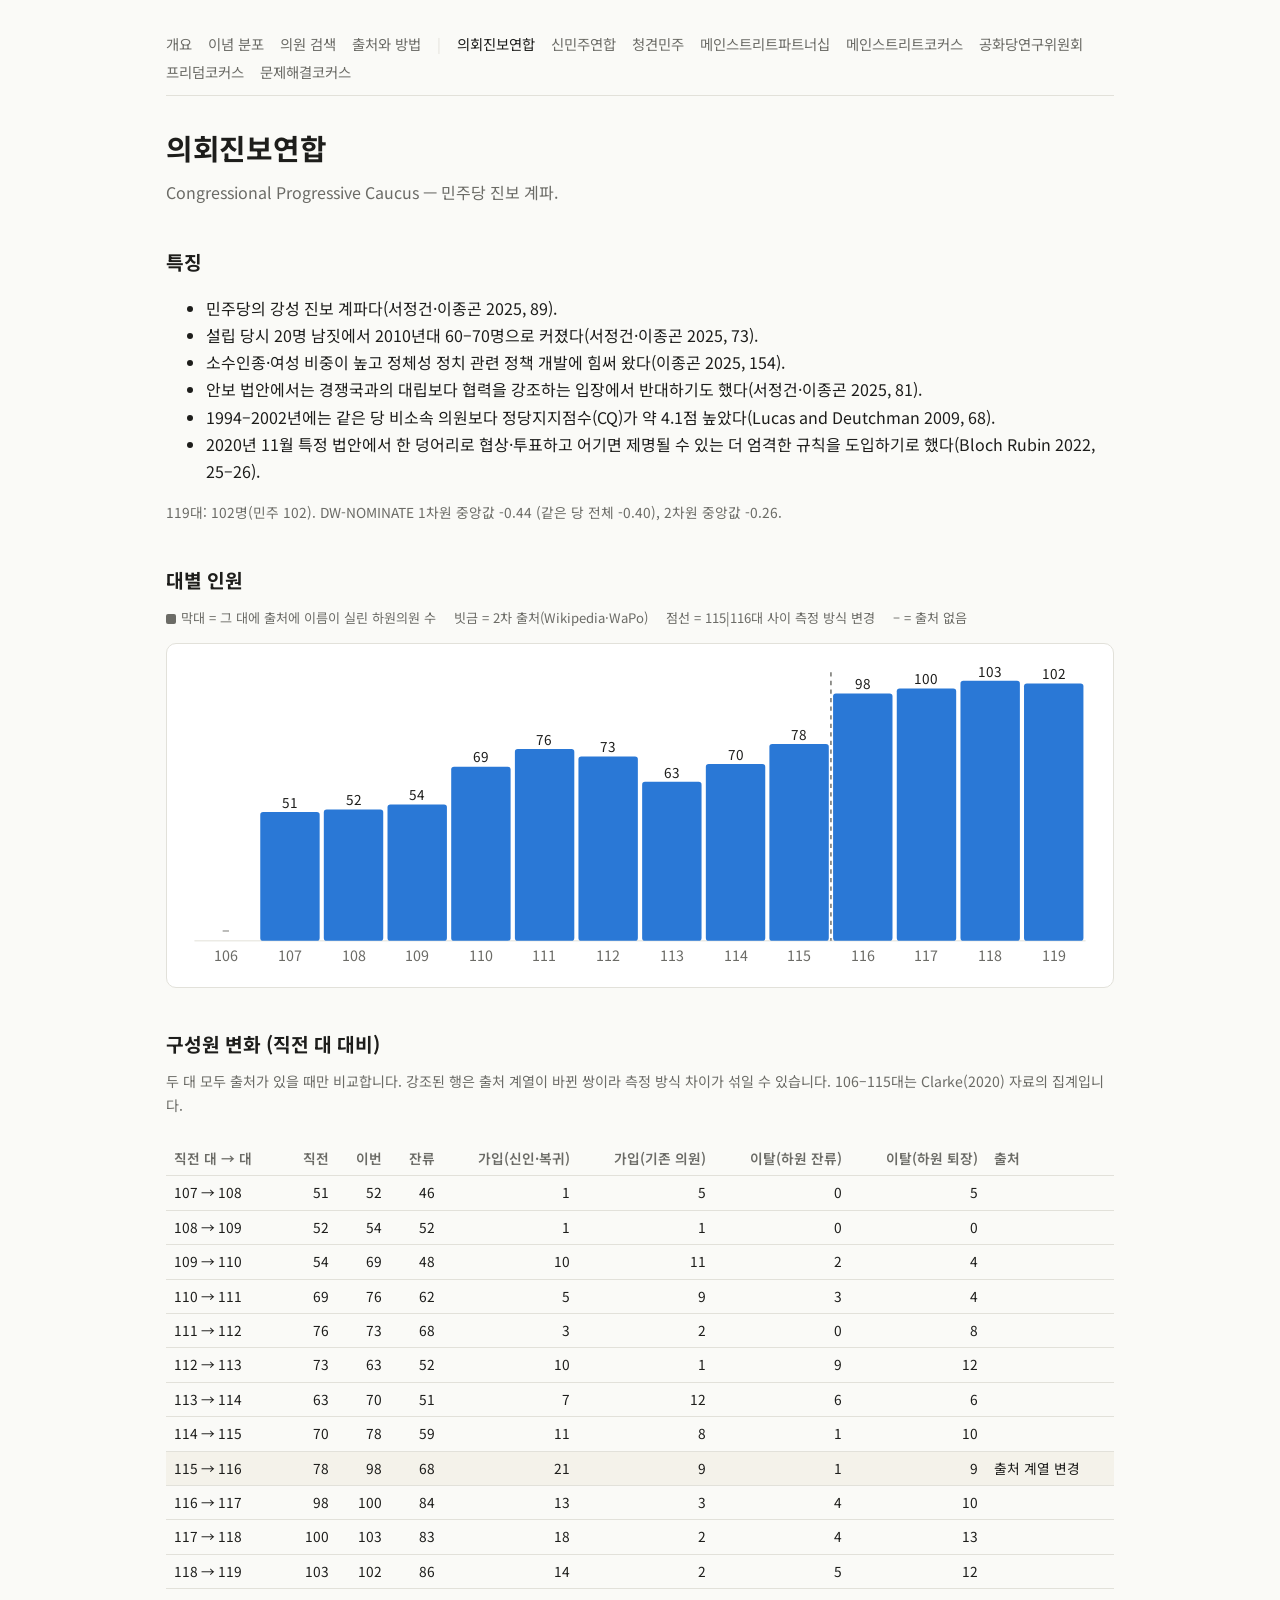
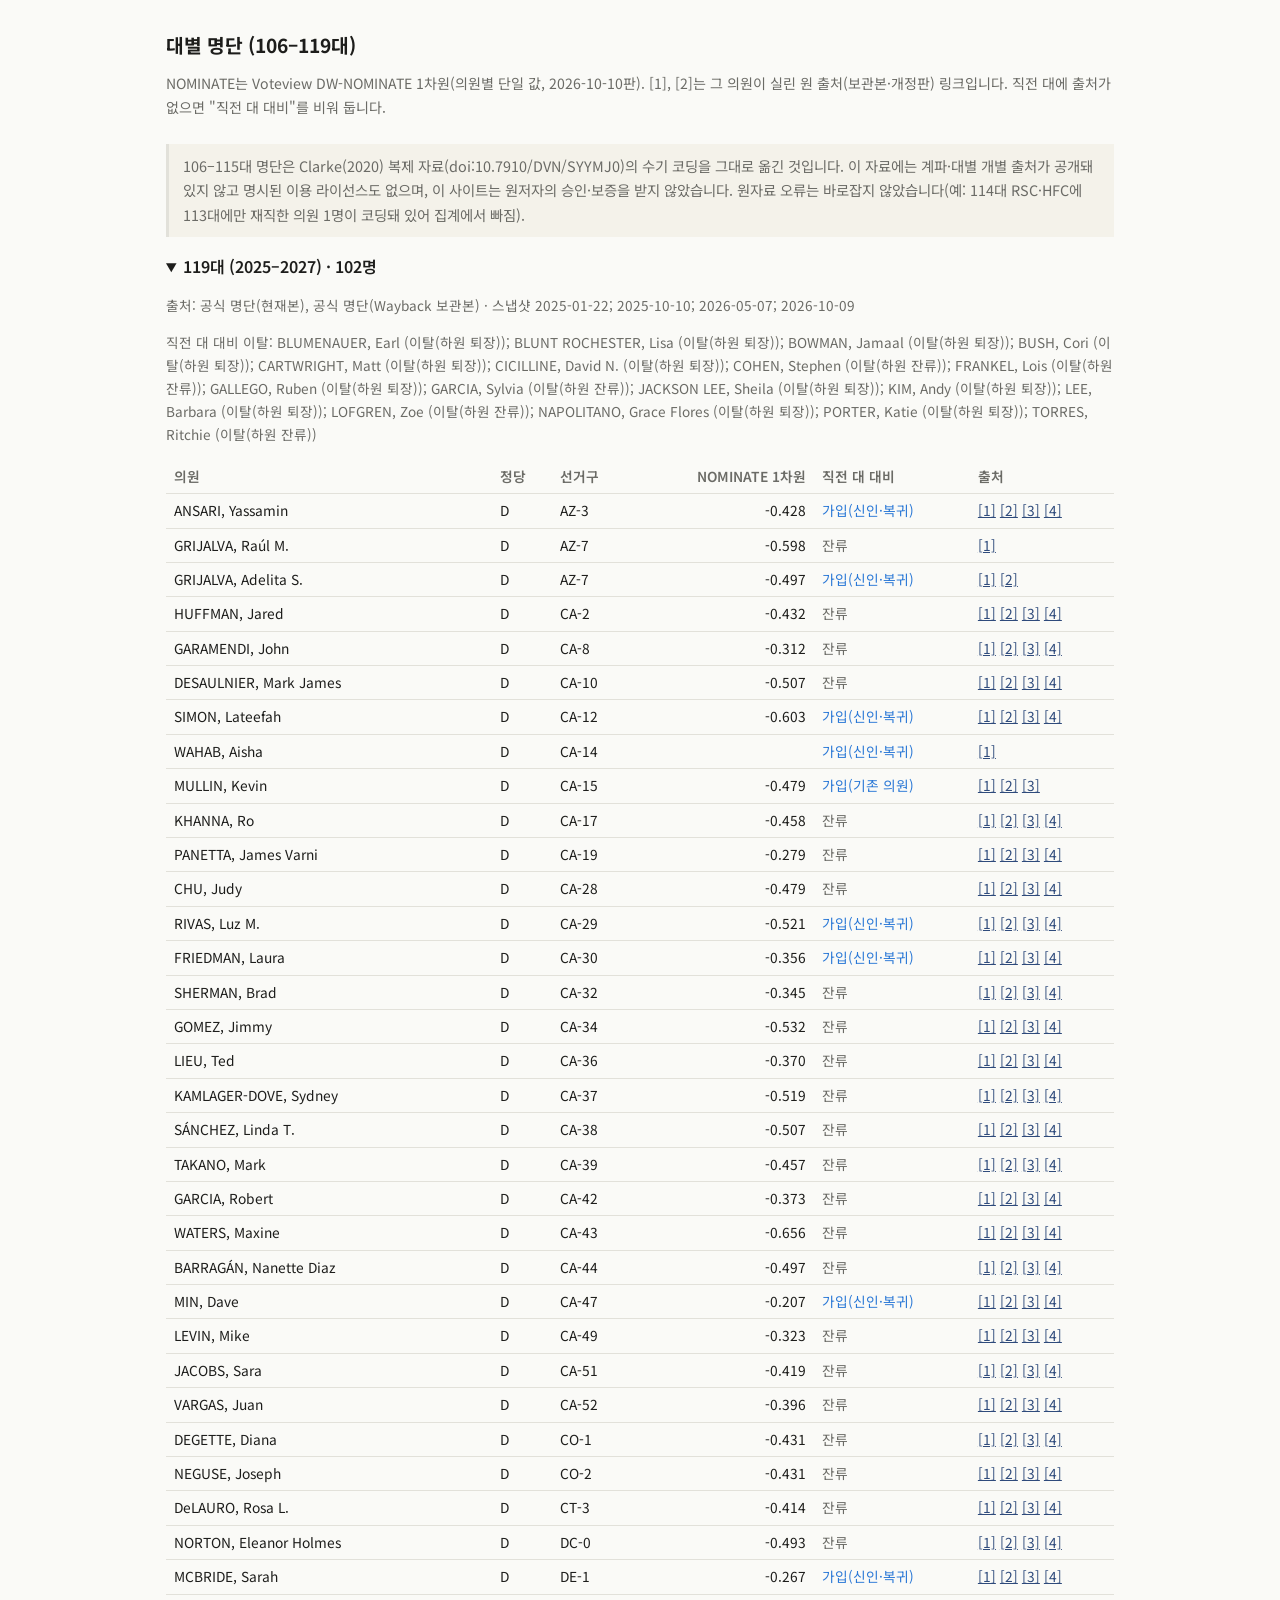
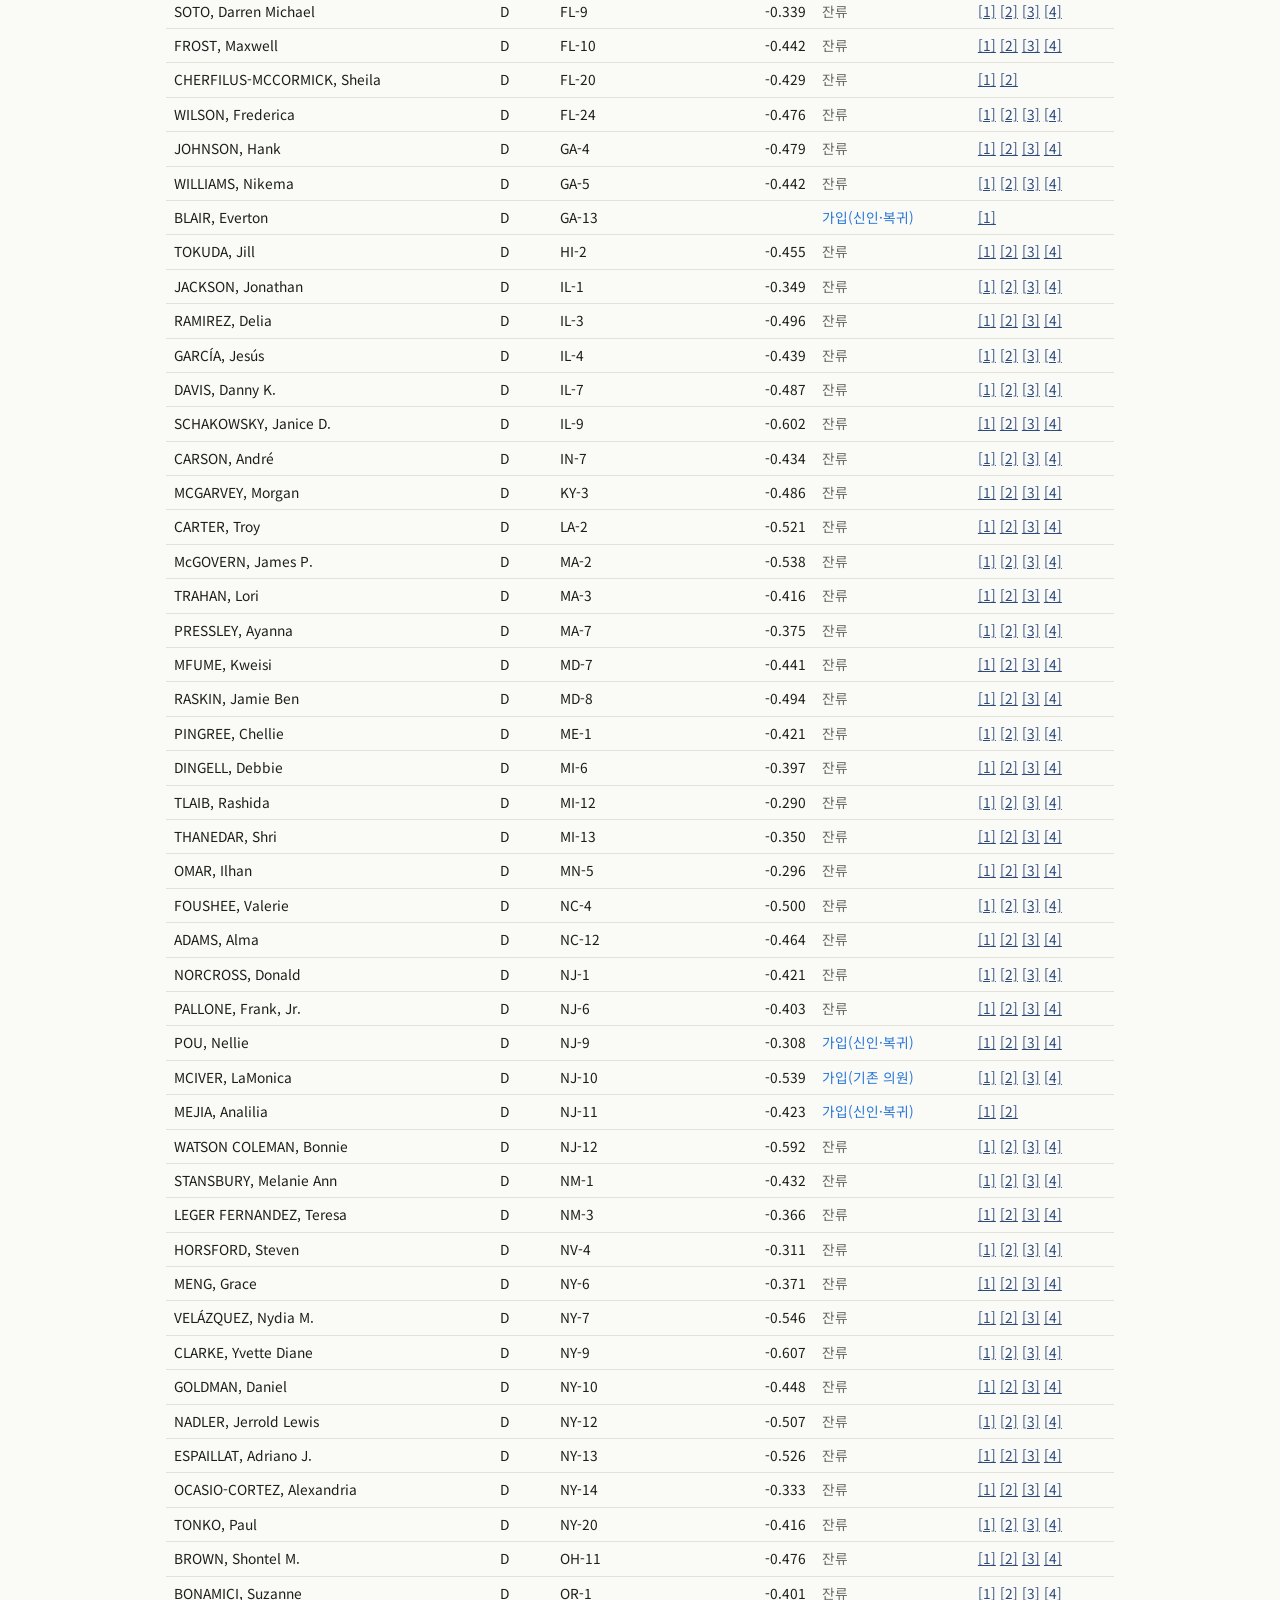
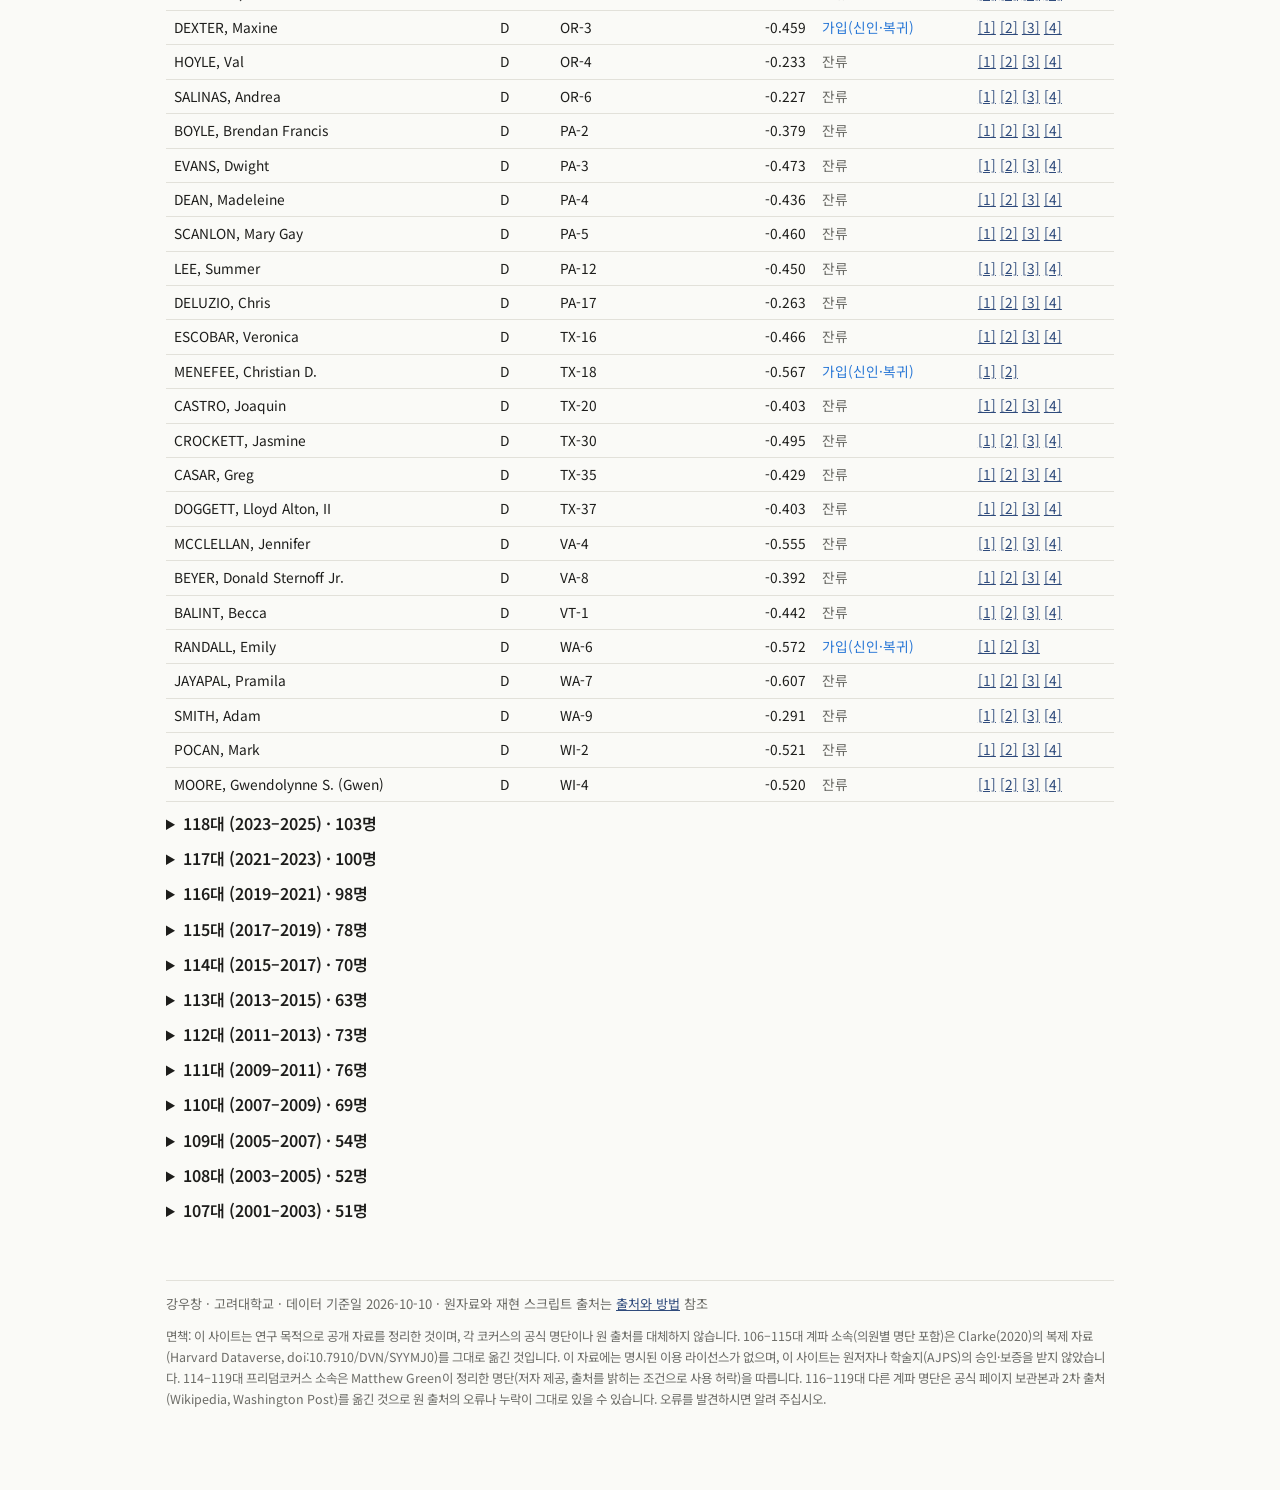
<file: caucus-cpc.html>
<!doctype html>
<html lang="ko"><head><meta charset="utf-8"><meta name="viewport" content="width=device-width, initial-scale=1">
<title>의회진보연합 · 미국 의회 정당 계파</title><meta name="description" content="Congressional Progressive Caucus 대별 소속 의원">
<link rel="preconnect" href="https://fonts.googleapis.com">
<link rel="stylesheet" href="https://fonts.googleapis.com/css2?family=Noto+Sans+KR:wght@400;600;700&display=swap">
<link rel="stylesheet" href="assets/site.css?v=86cd058b"></head>
<body><main>
<nav class="top"><a href="index.html" class="">개요</a> <a href="nominate.html" class="">이념 분포</a> <a href="members.html" class="">의원 검색</a> <a href="methods.html" class="">출처와 방법</a> <span style="color:var(--line)">|</span> <a href="caucus-cpc.html" class="on">의회진보연합</a> <a href="caucus-ndc.html" class="">신민주연합</a> <a href="caucus-bluedog.html" class="">청견민주</a> <a href="caucus-rmsp.html" class="">메인스트리트파트너십</a> <a href="caucus-mainstreet.html" class="">메인스트리트코커스</a> <a href="caucus-rsc.html" class="">공화당연구위원회</a> <a href="caucus-hfc.html" class="">프리덤코커스</a> <a href="caucus-psc.html" class="">문제해결코커스</a></nav>
<h1>의회진보연합</h1><p class="lede">Congressional Progressive Caucus — 민주당 진보 계파.</p>
<h2>특징</h2><ul><li>민주당의 강성 진보 계파다(서정건·이종곤 2025, 89).</li><li>설립 당시 20명 남짓에서 2010년대 60–70명으로 커졌다(서정건·이종곤 2025, 73).</li><li>소수인종·여성 비중이 높고 정체성 정치 관련 정책 개발에 힘써 왔다(이종곤 2025, 154).</li><li>안보 법안에서는 경쟁국과의 대립보다 협력을 강조하는 입장에서 반대하기도 했다(서정건·이종곤 2025, 81).</li><li>1994–2002년에는 같은 당 비소속 의원보다 정당지지점수(CQ)가 약 4.1점 높았다(Lucas and Deutchman 2009, 68).</li><li>2020년 11월 특정 법안에서 한 덩어리로 협상·투표하고 어기면 제명될 수 있는 더 엄격한 규칙을 도입하기로 했다(Bloch Rubin 2022, 25–26).</li></ul><p style="font-size:0.86rem;color:var(--muted)">119대: 102명(민주 102). DW-NOMINATE 1차원 중앙값 -0.44 (같은 당 전체 -0.40), 2차원 중앙값 -0.26.</p>
<h2>대별 인원</h2><div class="legend"><span><span class="sw" style="background:var(--muted)"></span>막대 = 그 대에 출처에 이름이 실린 하원의원 수</span><span>빗금 = 2차 출처(Wikipedia·WaPo)</span><span>점선 = 115|116대 사이 측정 방식 변경</span><span>– = 출처 없음</span></div><div class="card"><svg class="bars" viewBox="0 0 640 220" role="img" aria-label="cpc 대별 인원"><defs><pattern id="hatch-cpc" width="4" height="4" patternUnits="userSpaceOnUse" patternTransform="rotate(45)"><rect width="4" height="4" fill="var(--d)" opacity="0.35"/><line x1="0" y1="0" x2="0" y2="4" stroke="var(--d)" stroke-width="2"/></pattern></defs><line class="gridline" x1="8" x2="632" y1="198" y2="198"/><line class="divider" x1="453.7" x2="453.7" y1="10" y2="198"><title>115대까지 Clarke(2020) 수기 코딩, 116대부터 공식 명단</title></line><text x="30.3" y="212" text-anchor="middle">106</text><text x="30.3" y="194" text-anchor="middle">–</text><text x="74.9" y="212" text-anchor="middle">107</text><rect class="bar" x="54.1" y="107.9" width="41.6" height="90.1" rx="2" fill="var(--d)"><title>107대 (2001–2003): 51명 · 출처: Clarke(2020) 수기 코딩</title></rect><text class="val" x="74.9" y="104.9" text-anchor="middle">51</text><text x="119.4" y="212" text-anchor="middle">108</text><rect class="bar" x="98.6" y="106.1" width="41.6" height="91.9" rx="2" fill="var(--d)"><title>108대 (2003–2005): 52명 · 출처: Clarke(2020) 수기 코딩</title></rect><text class="val" x="119.4" y="103.1" text-anchor="middle">52</text><text x="164.0" y="212" text-anchor="middle">109</text><rect class="bar" x="143.2" y="102.6" width="41.6" height="95.4" rx="2" fill="var(--d)"><title>109대 (2005–2007): 54명 · 출처: Clarke(2020) 수기 코딩</title></rect><text class="val" x="164.0" y="99.6" text-anchor="middle">54</text><text x="208.6" y="212" text-anchor="middle">110</text><rect class="bar" x="187.8" y="76.1" width="41.6" height="121.9" rx="2" fill="var(--d)"><title>110대 (2007–2009): 69명 · 출처: Clarke(2020) 수기 코딩</title></rect><text class="val" x="208.6" y="73.1" text-anchor="middle">69</text><text x="253.1" y="212" text-anchor="middle">111</text><rect class="bar" x="232.4" y="63.7" width="41.6" height="134.3" rx="2" fill="var(--d)"><title>111대 (2009–2011): 76명 · 출처: Clarke(2020) 수기 코딩</title></rect><text class="val" x="253.1" y="60.7" text-anchor="middle">76</text><text x="297.7" y="212" text-anchor="middle">112</text><rect class="bar" x="276.9" y="69.0" width="41.6" height="129.0" rx="2" fill="var(--d)"><title>112대 (2011–2013): 73명 · 출처: Clarke(2020) 수기 코딩</title></rect><text class="val" x="297.7" y="66.0" text-anchor="middle">73</text><text x="342.3" y="212" text-anchor="middle">113</text><rect class="bar" x="321.5" y="86.7" width="41.6" height="111.3" rx="2" fill="var(--d)"><title>113대 (2013–2015): 63명 · 출처: Clarke(2020) 수기 코딩</title></rect><text class="val" x="342.3" y="83.7" text-anchor="middle">63</text><text x="386.9" y="212" text-anchor="middle">114</text><rect class="bar" x="366.1" y="74.3" width="41.6" height="123.7" rx="2" fill="var(--d)"><title>114대 (2015–2017): 70명 · 출처: Clarke(2020) 수기 코딩</title></rect><text class="val" x="386.9" y="71.3" text-anchor="middle">70</text><text x="431.4" y="212" text-anchor="middle">115</text><rect class="bar" x="410.6" y="60.2" width="41.6" height="137.8" rx="2" fill="var(--d)"><title>115대 (2017–2019): 78명 · 출처: Clarke(2020) 수기 코딩</title></rect><text class="val" x="431.4" y="57.2" text-anchor="middle">78</text><text x="476.0" y="212" text-anchor="middle">116</text><rect class="bar" x="455.2" y="24.8" width="41.6" height="173.2" rx="2" fill="var(--d)"><title>116대 (2019–2021): 98명 · 출처: 공식 명단(Wayback 보관본)</title></rect><text class="val" x="476.0" y="21.8" text-anchor="middle">98</text><text x="520.6" y="212" text-anchor="middle">117</text><rect class="bar" x="499.8" y="21.3" width="41.6" height="176.7" rx="2" fill="var(--d)"><title>117대 (2021–2023): 100명 · 출처: 공식 명단(Wayback 보관본)</title></rect><text class="val" x="520.6" y="18.3" text-anchor="middle">100</text><text x="565.1" y="212" text-anchor="middle">118</text><rect class="bar" x="544.4" y="16.0" width="41.6" height="182.0" rx="2" fill="var(--d)"><title>118대 (2023–2025): 103명 · 출처: 공식 명단(Wayback 보관본)</title></rect><text class="val" x="565.1" y="13.0" text-anchor="middle">103</text><text x="609.7" y="212" text-anchor="middle">119</text><rect class="bar" x="588.9" y="17.8" width="41.6" height="180.2" rx="2" fill="var(--d)"><title>119대 (2025–2027): 102명 · 출처: 공식 명단(현재본), 공식 명단(Wayback 보관본)</title></rect><text class="val" x="609.7" y="14.8" text-anchor="middle">102</text></svg></div>
<h2>구성원 변화 (직전 대 대비)</h2>
<p class="lede" style="font-size:0.88rem">두 대 모두 출처가 있을 때만 비교합니다. 강조된 행은 출처 계열이 바뀐 쌍이라 측정 방식 차이가 섞일 수 있습니다. 106–115대는 Clarke(2020) 자료의 집계입니다.</p>
<div class="table-wrap"><table><tr><th>직전 대 → 대</th><th class="num">직전</th><th class="num">이번</th><th class="num">잔류</th><th class="num">가입(신인·복귀)</th><th class="num">가입(기존 의원)</th><th class="num">이탈(하원 잔류)</th><th class="num">이탈(하원 퇴장)</th><th>출처</th></tr><tr class=""><td>107 → 108</td><td class="num">51</td><td class="num">52</td><td class="num">46</td><td class="num">1</td><td class="num">5</td><td class="num">0</td><td class="num">5</td><td></td></tr><tr class=""><td>108 → 109</td><td class="num">52</td><td class="num">54</td><td class="num">52</td><td class="num">1</td><td class="num">1</td><td class="num">0</td><td class="num">0</td><td></td></tr><tr class=""><td>109 → 110</td><td class="num">54</td><td class="num">69</td><td class="num">48</td><td class="num">10</td><td class="num">11</td><td class="num">2</td><td class="num">4</td><td></td></tr><tr class=""><td>110 → 111</td><td class="num">69</td><td class="num">76</td><td class="num">62</td><td class="num">5</td><td class="num">9</td><td class="num">3</td><td class="num">4</td><td></td></tr><tr class=""><td>111 → 112</td><td class="num">76</td><td class="num">73</td><td class="num">68</td><td class="num">3</td><td class="num">2</td><td class="num">0</td><td class="num">8</td><td></td></tr><tr class=""><td>112 → 113</td><td class="num">73</td><td class="num">63</td><td class="num">52</td><td class="num">10</td><td class="num">1</td><td class="num">9</td><td class="num">12</td><td></td></tr><tr class=""><td>113 → 114</td><td class="num">63</td><td class="num">70</td><td class="num">51</td><td class="num">7</td><td class="num">12</td><td class="num">6</td><td class="num">6</td><td></td></tr><tr class=""><td>114 → 115</td><td class="num">70</td><td class="num">78</td><td class="num">59</td><td class="num">11</td><td class="num">8</td><td class="num">1</td><td class="num">10</td><td></td></tr><tr class="flag"><td>115 → 116</td><td class="num">78</td><td class="num">98</td><td class="num">68</td><td class="num">21</td><td class="num">9</td><td class="num">1</td><td class="num">9</td><td>출처 계열 변경</td></tr><tr class=""><td>116 → 117</td><td class="num">98</td><td class="num">100</td><td class="num">84</td><td class="num">13</td><td class="num">3</td><td class="num">4</td><td class="num">10</td><td></td></tr><tr class=""><td>117 → 118</td><td class="num">100</td><td class="num">103</td><td class="num">83</td><td class="num">18</td><td class="num">2</td><td class="num">4</td><td class="num">13</td><td></td></tr><tr class=""><td>118 → 119</td><td class="num">103</td><td class="num">102</td><td class="num">86</td><td class="num">14</td><td class="num">2</td><td class="num">5</td><td class="num">12</td><td></td></tr></table></div>
<h2>대별 명단 (106–119대)</h2>
<p class="lede" style="font-size:0.88rem">NOMINATE는 Voteview DW-NOMINATE 1차원(의원별 단일 값, 2026-10-10판). [1], [2]는 그 의원이 실린 원 출처(보관본·개정판) 링크입니다. 직전 대에 출처가 없으면 "직전 대 대비"를 비워 둡니다.</p>
<div class="note">106–115대 명단은 Clarke(2020) 복제 자료(doi:10.7910/DVN/SYYMJ0)의 수기 코딩을 그대로 옮긴 것입니다. 이 자료에는 계파·대별 개별 출처가 공개돼 있지 않고 명시된 이용 라이선스도 없으며, 이 사이트는 원저자의 승인·보증을 받지 않았습니다. 원자료 오류는 바로잡지 않았습니다(예: 114대 RSC·HFC에 113대에만 재직한 의원 1명이 코딩돼 있어 집계에서 빠짐).</div>
<details open><summary>119대 (2025–2027) · 102명</summary><p style="font-size:0.85rem;color:var(--muted)">출처: 공식 명단(현재본), 공식 명단(Wayback 보관본) · 스냅샷 2025-01-22; 2025-10-10; 2026-05-07; 2026-10-09</p><p style="font-size:0.85rem;color:var(--muted)">직전 대 대비 이탈: BLUMENAUER, Earl (이탈(하원 퇴장)); BLUNT ROCHESTER, Lisa (이탈(하원 퇴장)); BOWMAN, Jamaal (이탈(하원 퇴장)); BUSH, Cori (이탈(하원 퇴장)); CARTWRIGHT, Matt (이탈(하원 퇴장)); CICILLINE, David N. (이탈(하원 퇴장)); COHEN, Stephen (이탈(하원 잔류)); FRANKEL, Lois (이탈(하원 잔류)); GALLEGO, Ruben (이탈(하원 퇴장)); GARCIA, Sylvia (이탈(하원 잔류)); JACKSON LEE, Sheila (이탈(하원 퇴장)); KIM, Andy (이탈(하원 퇴장)); LEE, Barbara (이탈(하원 퇴장)); LOFGREN, Zoe (이탈(하원 잔류)); NAPOLITANO, Grace Flores (이탈(하원 퇴장)); PORTER, Katie (이탈(하원 퇴장)); TORRES, Ritchie (이탈(하원 잔류))</p><div class="table-wrap"><table><tr><th>의원</th><th>정당</th><th>선거구</th><th class="num">NOMINATE 1차원</th><th>직전 대 대비</th><th>출처</th></tr><tr><td>ANSARI, Yassamin</td><td>D</td><td>AZ-3</td><td class="num">-0.428</td><td class="st-joined_new_member">가입(신인·복귀)</td><td><a href="https://progressives.house.gov/caucus-members" title="2026-10-09">[1]</a> <a href="https://web.archive.org/web/20250122125806/https://progressives.house.gov/caucus-members" title="2025-01-22">[2]</a> <a href="https://web.archive.org/web/20251010105556/https://progressives.house.gov/caucus-members" title="2025-10-10">[3]</a> <a href="https://web.archive.org/web/20260507183325/https://progressives.house.gov/caucus-members" title="2026-05-07">[4]</a></td></tr><tr><td>GRIJALVA, Raúl M.</td><td>D</td><td>AZ-7</td><td class="num">-0.598</td><td class="st-stayed">잔류</td><td><a href="https://web.archive.org/web/20250122125806/https://progressives.house.gov/caucus-members" title="2025-01-22">[1]</a></td></tr><tr><td>GRIJALVA, Adelita S.</td><td>D</td><td>AZ-7</td><td class="num">-0.497</td><td class="st-joined_new_member">가입(신인·복귀)</td><td><a href="https://progressives.house.gov/caucus-members" title="2026-10-09">[1]</a> <a href="https://web.archive.org/web/20260507183325/https://progressives.house.gov/caucus-members" title="2026-05-07">[2]</a></td></tr><tr><td>HUFFMAN, Jared</td><td>D</td><td>CA-2</td><td class="num">-0.432</td><td class="st-stayed">잔류</td><td><a href="https://progressives.house.gov/caucus-members" title="2026-10-09">[1]</a> <a href="https://web.archive.org/web/20250122125806/https://progressives.house.gov/caucus-members" title="2025-01-22">[2]</a> <a href="https://web.archive.org/web/20251010105556/https://progressives.house.gov/caucus-members" title="2025-10-10">[3]</a> <a href="https://web.archive.org/web/20260507183325/https://progressives.house.gov/caucus-members" title="2026-05-07">[4]</a></td></tr><tr><td>GARAMENDI, John</td><td>D</td><td>CA-8</td><td class="num">-0.312</td><td class="st-stayed">잔류</td><td><a href="https://progressives.house.gov/caucus-members" title="2026-10-09">[1]</a> <a href="https://web.archive.org/web/20250122125806/https://progressives.house.gov/caucus-members" title="2025-01-22">[2]</a> <a href="https://web.archive.org/web/20251010105556/https://progressives.house.gov/caucus-members" title="2025-10-10">[3]</a> <a href="https://web.archive.org/web/20260507183325/https://progressives.house.gov/caucus-members" title="2026-05-07">[4]</a></td></tr><tr><td>DESAULNIER, Mark James</td><td>D</td><td>CA-10</td><td class="num">-0.507</td><td class="st-stayed">잔류</td><td><a href="https://progressives.house.gov/caucus-members" title="2026-10-09">[1]</a> <a href="https://web.archive.org/web/20250122125806/https://progressives.house.gov/caucus-members" title="2025-01-22">[2]</a> <a href="https://web.archive.org/web/20251010105556/https://progressives.house.gov/caucus-members" title="2025-10-10">[3]</a> <a href="https://web.archive.org/web/20260507183325/https://progressives.house.gov/caucus-members" title="2026-05-07">[4]</a></td></tr><tr><td>SIMON, Lateefah</td><td>D</td><td>CA-12</td><td class="num">-0.603</td><td class="st-joined_new_member">가입(신인·복귀)</td><td><a href="https://progressives.house.gov/caucus-members" title="2026-10-09">[1]</a> <a href="https://web.archive.org/web/20250122125806/https://progressives.house.gov/caucus-members" title="2025-01-22">[2]</a> <a href="https://web.archive.org/web/20251010105556/https://progressives.house.gov/caucus-members" title="2025-10-10">[3]</a> <a href="https://web.archive.org/web/20260507183325/https://progressives.house.gov/caucus-members" title="2026-05-07">[4]</a></td></tr><tr><td>WAHAB, Aisha</td><td>D</td><td>CA-14</td><td class="num"></td><td class="st-joined_new_member">가입(신인·복귀)</td><td><a href="https://progressives.house.gov/caucus-members" title="2026-10-09">[1]</a></td></tr><tr><td>MULLIN, Kevin</td><td>D</td><td>CA-15</td><td class="num">-0.479</td><td class="st-joined_from_house">가입(기존 의원)</td><td><a href="https://progressives.house.gov/caucus-members" title="2026-10-09">[1]</a> <a href="https://web.archive.org/web/20251010105556/https://progressives.house.gov/caucus-members" title="2025-10-10">[2]</a> <a href="https://web.archive.org/web/20260507183325/https://progressives.house.gov/caucus-members" title="2026-05-07">[3]</a></td></tr><tr><td>KHANNA, Ro</td><td>D</td><td>CA-17</td><td class="num">-0.458</td><td class="st-stayed">잔류</td><td><a href="https://progressives.house.gov/caucus-members" title="2026-10-09">[1]</a> <a href="https://web.archive.org/web/20250122125806/https://progressives.house.gov/caucus-members" title="2025-01-22">[2]</a> <a href="https://web.archive.org/web/20251010105556/https://progressives.house.gov/caucus-members" title="2025-10-10">[3]</a> <a href="https://web.archive.org/web/20260507183325/https://progressives.house.gov/caucus-members" title="2026-05-07">[4]</a></td></tr><tr><td>PANETTA, James Varni</td><td>D</td><td>CA-19</td><td class="num">-0.279</td><td class="st-stayed">잔류</td><td><a href="https://progressives.house.gov/caucus-members" title="2026-10-09">[1]</a> <a href="https://web.archive.org/web/20250122125806/https://progressives.house.gov/caucus-members" title="2025-01-22">[2]</a> <a href="https://web.archive.org/web/20251010105556/https://progressives.house.gov/caucus-members" title="2025-10-10">[3]</a> <a href="https://web.archive.org/web/20260507183325/https://progressives.house.gov/caucus-members" title="2026-05-07">[4]</a></td></tr><tr><td>CHU, Judy</td><td>D</td><td>CA-28</td><td class="num">-0.479</td><td class="st-stayed">잔류</td><td><a href="https://progressives.house.gov/caucus-members" title="2026-10-09">[1]</a> <a href="https://web.archive.org/web/20250122125806/https://progressives.house.gov/caucus-members" title="2025-01-22">[2]</a> <a href="https://web.archive.org/web/20251010105556/https://progressives.house.gov/caucus-members" title="2025-10-10">[3]</a> <a href="https://web.archive.org/web/20260507183325/https://progressives.house.gov/caucus-members" title="2026-05-07">[4]</a></td></tr><tr><td>RIVAS, Luz M.</td><td>D</td><td>CA-29</td><td class="num">-0.521</td><td class="st-joined_new_member">가입(신인·복귀)</td><td><a href="https://progressives.house.gov/caucus-members" title="2026-10-09">[1]</a> <a href="https://web.archive.org/web/20250122125806/https://progressives.house.gov/caucus-members" title="2025-01-22">[2]</a> <a href="https://web.archive.org/web/20251010105556/https://progressives.house.gov/caucus-members" title="2025-10-10">[3]</a> <a href="https://web.archive.org/web/20260507183325/https://progressives.house.gov/caucus-members" title="2026-05-07">[4]</a></td></tr><tr><td>FRIEDMAN, Laura</td><td>D</td><td>CA-30</td><td class="num">-0.356</td><td class="st-joined_new_member">가입(신인·복귀)</td><td><a href="https://progressives.house.gov/caucus-members" title="2026-10-09">[1]</a> <a href="https://web.archive.org/web/20250122125806/https://progressives.house.gov/caucus-members" title="2025-01-22">[2]</a> <a href="https://web.archive.org/web/20251010105556/https://progressives.house.gov/caucus-members" title="2025-10-10">[3]</a> <a href="https://web.archive.org/web/20260507183325/https://progressives.house.gov/caucus-members" title="2026-05-07">[4]</a></td></tr><tr><td>SHERMAN, Brad</td><td>D</td><td>CA-32</td><td class="num">-0.345</td><td class="st-stayed">잔류</td><td><a href="https://progressives.house.gov/caucus-members" title="2026-10-09">[1]</a> <a href="https://web.archive.org/web/20250122125806/https://progressives.house.gov/caucus-members" title="2025-01-22">[2]</a> <a href="https://web.archive.org/web/20251010105556/https://progressives.house.gov/caucus-members" title="2025-10-10">[3]</a> <a href="https://web.archive.org/web/20260507183325/https://progressives.house.gov/caucus-members" title="2026-05-07">[4]</a></td></tr><tr><td>GOMEZ, Jimmy</td><td>D</td><td>CA-34</td><td class="num">-0.532</td><td class="st-stayed">잔류</td><td><a href="https://progressives.house.gov/caucus-members" title="2026-10-09">[1]</a> <a href="https://web.archive.org/web/20250122125806/https://progressives.house.gov/caucus-members" title="2025-01-22">[2]</a> <a href="https://web.archive.org/web/20251010105556/https://progressives.house.gov/caucus-members" title="2025-10-10">[3]</a> <a href="https://web.archive.org/web/20260507183325/https://progressives.house.gov/caucus-members" title="2026-05-07">[4]</a></td></tr><tr><td>LIEU, Ted</td><td>D</td><td>CA-36</td><td class="num">-0.370</td><td class="st-stayed">잔류</td><td><a href="https://progressives.house.gov/caucus-members" title="2026-10-09">[1]</a> <a href="https://web.archive.org/web/20250122125806/https://progressives.house.gov/caucus-members" title="2025-01-22">[2]</a> <a href="https://web.archive.org/web/20251010105556/https://progressives.house.gov/caucus-members" title="2025-10-10">[3]</a> <a href="https://web.archive.org/web/20260507183325/https://progressives.house.gov/caucus-members" title="2026-05-07">[4]</a></td></tr><tr><td>KAMLAGER-DOVE, Sydney</td><td>D</td><td>CA-37</td><td class="num">-0.519</td><td class="st-stayed">잔류</td><td><a href="https://progressives.house.gov/caucus-members" title="2026-10-09">[1]</a> <a href="https://web.archive.org/web/20250122125806/https://progressives.house.gov/caucus-members" title="2025-01-22">[2]</a> <a href="https://web.archive.org/web/20251010105556/https://progressives.house.gov/caucus-members" title="2025-10-10">[3]</a> <a href="https://web.archive.org/web/20260507183325/https://progressives.house.gov/caucus-members" title="2026-05-07">[4]</a></td></tr><tr><td>SÁNCHEZ, Linda T.</td><td>D</td><td>CA-38</td><td class="num">-0.507</td><td class="st-stayed">잔류</td><td><a href="https://progressives.house.gov/caucus-members" title="2026-10-09">[1]</a> <a href="https://web.archive.org/web/20250122125806/https://progressives.house.gov/caucus-members" title="2025-01-22">[2]</a> <a href="https://web.archive.org/web/20251010105556/https://progressives.house.gov/caucus-members" title="2025-10-10">[3]</a> <a href="https://web.archive.org/web/20260507183325/https://progressives.house.gov/caucus-members" title="2026-05-07">[4]</a></td></tr><tr><td>TAKANO, Mark</td><td>D</td><td>CA-39</td><td class="num">-0.457</td><td class="st-stayed">잔류</td><td><a href="https://progressives.house.gov/caucus-members" title="2026-10-09">[1]</a> <a href="https://web.archive.org/web/20250122125806/https://progressives.house.gov/caucus-members" title="2025-01-22">[2]</a> <a href="https://web.archive.org/web/20251010105556/https://progressives.house.gov/caucus-members" title="2025-10-10">[3]</a> <a href="https://web.archive.org/web/20260507183325/https://progressives.house.gov/caucus-members" title="2026-05-07">[4]</a></td></tr><tr><td>GARCIA, Robert</td><td>D</td><td>CA-42</td><td class="num">-0.373</td><td class="st-stayed">잔류</td><td><a href="https://progressives.house.gov/caucus-members" title="2026-10-09">[1]</a> <a href="https://web.archive.org/web/20250122125806/https://progressives.house.gov/caucus-members" title="2025-01-22">[2]</a> <a href="https://web.archive.org/web/20251010105556/https://progressives.house.gov/caucus-members" title="2025-10-10">[3]</a> <a href="https://web.archive.org/web/20260507183325/https://progressives.house.gov/caucus-members" title="2026-05-07">[4]</a></td></tr><tr><td>WATERS, Maxine</td><td>D</td><td>CA-43</td><td class="num">-0.656</td><td class="st-stayed">잔류</td><td><a href="https://progressives.house.gov/caucus-members" title="2026-10-09">[1]</a> <a href="https://web.archive.org/web/20250122125806/https://progressives.house.gov/caucus-members" title="2025-01-22">[2]</a> <a href="https://web.archive.org/web/20251010105556/https://progressives.house.gov/caucus-members" title="2025-10-10">[3]</a> <a href="https://web.archive.org/web/20260507183325/https://progressives.house.gov/caucus-members" title="2026-05-07">[4]</a></td></tr><tr><td>BARRAGÁN, Nanette Diaz</td><td>D</td><td>CA-44</td><td class="num">-0.497</td><td class="st-stayed">잔류</td><td><a href="https://progressives.house.gov/caucus-members" title="2026-10-09">[1]</a> <a href="https://web.archive.org/web/20250122125806/https://progressives.house.gov/caucus-members" title="2025-01-22">[2]</a> <a href="https://web.archive.org/web/20251010105556/https://progressives.house.gov/caucus-members" title="2025-10-10">[3]</a> <a href="https://web.archive.org/web/20260507183325/https://progressives.house.gov/caucus-members" title="2026-05-07">[4]</a></td></tr><tr><td>MIN, Dave</td><td>D</td><td>CA-47</td><td class="num">-0.207</td><td class="st-joined_new_member">가입(신인·복귀)</td><td><a href="https://progressives.house.gov/caucus-members" title="2026-10-09">[1]</a> <a href="https://web.archive.org/web/20250122125806/https://progressives.house.gov/caucus-members" title="2025-01-22">[2]</a> <a href="https://web.archive.org/web/20251010105556/https://progressives.house.gov/caucus-members" title="2025-10-10">[3]</a> <a href="https://web.archive.org/web/20260507183325/https://progressives.house.gov/caucus-members" title="2026-05-07">[4]</a></td></tr><tr><td>LEVIN, Mike</td><td>D</td><td>CA-49</td><td class="num">-0.323</td><td class="st-stayed">잔류</td><td><a href="https://progressives.house.gov/caucus-members" title="2026-10-09">[1]</a> <a href="https://web.archive.org/web/20250122125806/https://progressives.house.gov/caucus-members" title="2025-01-22">[2]</a> <a href="https://web.archive.org/web/20251010105556/https://progressives.house.gov/caucus-members" title="2025-10-10">[3]</a> <a href="https://web.archive.org/web/20260507183325/https://progressives.house.gov/caucus-members" title="2026-05-07">[4]</a></td></tr><tr><td>JACOBS, Sara</td><td>D</td><td>CA-51</td><td class="num">-0.419</td><td class="st-stayed">잔류</td><td><a href="https://progressives.house.gov/caucus-members" title="2026-10-09">[1]</a> <a href="https://web.archive.org/web/20250122125806/https://progressives.house.gov/caucus-members" title="2025-01-22">[2]</a> <a href="https://web.archive.org/web/20251010105556/https://progressives.house.gov/caucus-members" title="2025-10-10">[3]</a> <a href="https://web.archive.org/web/20260507183325/https://progressives.house.gov/caucus-members" title="2026-05-07">[4]</a></td></tr><tr><td>VARGAS, Juan</td><td>D</td><td>CA-52</td><td class="num">-0.396</td><td class="st-stayed">잔류</td><td><a href="https://progressives.house.gov/caucus-members" title="2026-10-09">[1]</a> <a href="https://web.archive.org/web/20250122125806/https://progressives.house.gov/caucus-members" title="2025-01-22">[2]</a> <a href="https://web.archive.org/web/20251010105556/https://progressives.house.gov/caucus-members" title="2025-10-10">[3]</a> <a href="https://web.archive.org/web/20260507183325/https://progressives.house.gov/caucus-members" title="2026-05-07">[4]</a></td></tr><tr><td>DEGETTE, Diana</td><td>D</td><td>CO-1</td><td class="num">-0.431</td><td class="st-stayed">잔류</td><td><a href="https://progressives.house.gov/caucus-members" title="2026-10-09">[1]</a> <a href="https://web.archive.org/web/20250122125806/https://progressives.house.gov/caucus-members" title="2025-01-22">[2]</a> <a href="https://web.archive.org/web/20251010105556/https://progressives.house.gov/caucus-members" title="2025-10-10">[3]</a> <a href="https://web.archive.org/web/20260507183325/https://progressives.house.gov/caucus-members" title="2026-05-07">[4]</a></td></tr><tr><td>NEGUSE, Joseph</td><td>D</td><td>CO-2</td><td class="num">-0.431</td><td class="st-stayed">잔류</td><td><a href="https://progressives.house.gov/caucus-members" title="2026-10-09">[1]</a> <a href="https://web.archive.org/web/20250122125806/https://progressives.house.gov/caucus-members" title="2025-01-22">[2]</a> <a href="https://web.archive.org/web/20251010105556/https://progressives.house.gov/caucus-members" title="2025-10-10">[3]</a> <a href="https://web.archive.org/web/20260507183325/https://progressives.house.gov/caucus-members" title="2026-05-07">[4]</a></td></tr><tr><td>DeLAURO, Rosa L.</td><td>D</td><td>CT-3</td><td class="num">-0.414</td><td class="st-stayed">잔류</td><td><a href="https://progressives.house.gov/caucus-members" title="2026-10-09">[1]</a> <a href="https://web.archive.org/web/20250122125806/https://progressives.house.gov/caucus-members" title="2025-01-22">[2]</a> <a href="https://web.archive.org/web/20251010105556/https://progressives.house.gov/caucus-members" title="2025-10-10">[3]</a> <a href="https://web.archive.org/web/20260507183325/https://progressives.house.gov/caucus-members" title="2026-05-07">[4]</a></td></tr><tr><td>NORTON, Eleanor Holmes</td><td>D</td><td>DC-0</td><td class="num">-0.493</td><td class="st-stayed">잔류</td><td><a href="https://progressives.house.gov/caucus-members" title="2026-10-09">[1]</a> <a href="https://web.archive.org/web/20250122125806/https://progressives.house.gov/caucus-members" title="2025-01-22">[2]</a> <a href="https://web.archive.org/web/20251010105556/https://progressives.house.gov/caucus-members" title="2025-10-10">[3]</a> <a href="https://web.archive.org/web/20260507183325/https://progressives.house.gov/caucus-members" title="2026-05-07">[4]</a></td></tr><tr><td>MCBRIDE, Sarah</td><td>D</td><td>DE-1</td><td class="num">-0.267</td><td class="st-joined_new_member">가입(신인·복귀)</td><td><a href="https://progressives.house.gov/caucus-members" title="2026-10-09">[1]</a> <a href="https://web.archive.org/web/20250122125806/https://progressives.house.gov/caucus-members" title="2025-01-22">[2]</a> <a href="https://web.archive.org/web/20251010105556/https://progressives.house.gov/caucus-members" title="2025-10-10">[3]</a> <a href="https://web.archive.org/web/20260507183325/https://progressives.house.gov/caucus-members" title="2026-05-07">[4]</a></td></tr><tr><td>SOTO, Darren Michael</td><td>D</td><td>FL-9</td><td class="num">-0.339</td><td class="st-stayed">잔류</td><td><a href="https://progressives.house.gov/caucus-members" title="2026-10-09">[1]</a> <a href="https://web.archive.org/web/20250122125806/https://progressives.house.gov/caucus-members" title="2025-01-22">[2]</a> <a href="https://web.archive.org/web/20251010105556/https://progressives.house.gov/caucus-members" title="2025-10-10">[3]</a> <a href="https://web.archive.org/web/20260507183325/https://progressives.house.gov/caucus-members" title="2026-05-07">[4]</a></td></tr><tr><td>FROST, Maxwell</td><td>D</td><td>FL-10</td><td class="num">-0.442</td><td class="st-stayed">잔류</td><td><a href="https://progressives.house.gov/caucus-members" title="2026-10-09">[1]</a> <a href="https://web.archive.org/web/20250122125806/https://progressives.house.gov/caucus-members" title="2025-01-22">[2]</a> <a href="https://web.archive.org/web/20251010105556/https://progressives.house.gov/caucus-members" title="2025-10-10">[3]</a> <a href="https://web.archive.org/web/20260507183325/https://progressives.house.gov/caucus-members" title="2026-05-07">[4]</a></td></tr><tr><td>CHERFILUS-MCCORMICK, Sheila</td><td>D</td><td>FL-20</td><td class="num">-0.429</td><td class="st-stayed">잔류</td><td><a href="https://web.archive.org/web/20250122125806/https://progressives.house.gov/caucus-members" title="2025-01-22">[1]</a> <a href="https://web.archive.org/web/20251010105556/https://progressives.house.gov/caucus-members" title="2025-10-10">[2]</a></td></tr><tr><td>WILSON, Frederica</td><td>D</td><td>FL-24</td><td class="num">-0.476</td><td class="st-stayed">잔류</td><td><a href="https://progressives.house.gov/caucus-members" title="2026-10-09">[1]</a> <a href="https://web.archive.org/web/20250122125806/https://progressives.house.gov/caucus-members" title="2025-01-22">[2]</a> <a href="https://web.archive.org/web/20251010105556/https://progressives.house.gov/caucus-members" title="2025-10-10">[3]</a> <a href="https://web.archive.org/web/20260507183325/https://progressives.house.gov/caucus-members" title="2026-05-07">[4]</a></td></tr><tr><td>JOHNSON, Hank</td><td>D</td><td>GA-4</td><td class="num">-0.479</td><td class="st-stayed">잔류</td><td><a href="https://progressives.house.gov/caucus-members" title="2026-10-09">[1]</a> <a href="https://web.archive.org/web/20250122125806/https://progressives.house.gov/caucus-members" title="2025-01-22">[2]</a> <a href="https://web.archive.org/web/20251010105556/https://progressives.house.gov/caucus-members" title="2025-10-10">[3]</a> <a href="https://web.archive.org/web/20260507183325/https://progressives.house.gov/caucus-members" title="2026-05-07">[4]</a></td></tr><tr><td>WILLIAMS, Nikema</td><td>D</td><td>GA-5</td><td class="num">-0.442</td><td class="st-stayed">잔류</td><td><a href="https://progressives.house.gov/caucus-members" title="2026-10-09">[1]</a> <a href="https://web.archive.org/web/20250122125806/https://progressives.house.gov/caucus-members" title="2025-01-22">[2]</a> <a href="https://web.archive.org/web/20251010105556/https://progressives.house.gov/caucus-members" title="2025-10-10">[3]</a> <a href="https://web.archive.org/web/20260507183325/https://progressives.house.gov/caucus-members" title="2026-05-07">[4]</a></td></tr><tr><td>BLAIR, Everton</td><td>D</td><td>GA-13</td><td class="num"></td><td class="st-joined_new_member">가입(신인·복귀)</td><td><a href="https://progressives.house.gov/caucus-members" title="2026-10-09">[1]</a></td></tr><tr><td>TOKUDA, Jill</td><td>D</td><td>HI-2</td><td class="num">-0.455</td><td class="st-stayed">잔류</td><td><a href="https://progressives.house.gov/caucus-members" title="2026-10-09">[1]</a> <a href="https://web.archive.org/web/20250122125806/https://progressives.house.gov/caucus-members" title="2025-01-22">[2]</a> <a href="https://web.archive.org/web/20251010105556/https://progressives.house.gov/caucus-members" title="2025-10-10">[3]</a> <a href="https://web.archive.org/web/20260507183325/https://progressives.house.gov/caucus-members" title="2026-05-07">[4]</a></td></tr><tr><td>JACKSON, Jonathan</td><td>D</td><td>IL-1</td><td class="num">-0.349</td><td class="st-stayed">잔류</td><td><a href="https://progressives.house.gov/caucus-members" title="2026-10-09">[1]</a> <a href="https://web.archive.org/web/20250122125806/https://progressives.house.gov/caucus-members" title="2025-01-22">[2]</a> <a href="https://web.archive.org/web/20251010105556/https://progressives.house.gov/caucus-members" title="2025-10-10">[3]</a> <a href="https://web.archive.org/web/20260507183325/https://progressives.house.gov/caucus-members" title="2026-05-07">[4]</a></td></tr><tr><td>RAMIREZ, Delia</td><td>D</td><td>IL-3</td><td class="num">-0.496</td><td class="st-stayed">잔류</td><td><a href="https://progressives.house.gov/caucus-members" title="2026-10-09">[1]</a> <a href="https://web.archive.org/web/20250122125806/https://progressives.house.gov/caucus-members" title="2025-01-22">[2]</a> <a href="https://web.archive.org/web/20251010105556/https://progressives.house.gov/caucus-members" title="2025-10-10">[3]</a> <a href="https://web.archive.org/web/20260507183325/https://progressives.house.gov/caucus-members" title="2026-05-07">[4]</a></td></tr><tr><td>GARCÍA, Jesús</td><td>D</td><td>IL-4</td><td class="num">-0.439</td><td class="st-stayed">잔류</td><td><a href="https://progressives.house.gov/caucus-members" title="2026-10-09">[1]</a> <a href="https://web.archive.org/web/20250122125806/https://progressives.house.gov/caucus-members" title="2025-01-22">[2]</a> <a href="https://web.archive.org/web/20251010105556/https://progressives.house.gov/caucus-members" title="2025-10-10">[3]</a> <a href="https://web.archive.org/web/20260507183325/https://progressives.house.gov/caucus-members" title="2026-05-07">[4]</a></td></tr><tr><td>DAVIS, Danny K.</td><td>D</td><td>IL-7</td><td class="num">-0.487</td><td class="st-stayed">잔류</td><td><a href="https://progressives.house.gov/caucus-members" title="2026-10-09">[1]</a> <a href="https://web.archive.org/web/20250122125806/https://progressives.house.gov/caucus-members" title="2025-01-22">[2]</a> <a href="https://web.archive.org/web/20251010105556/https://progressives.house.gov/caucus-members" title="2025-10-10">[3]</a> <a href="https://web.archive.org/web/20260507183325/https://progressives.house.gov/caucus-members" title="2026-05-07">[4]</a></td></tr><tr><td>SCHAKOWSKY, Janice D.</td><td>D</td><td>IL-9</td><td class="num">-0.602</td><td class="st-stayed">잔류</td><td><a href="https://progressives.house.gov/caucus-members" title="2026-10-09">[1]</a> <a href="https://web.archive.org/web/20250122125806/https://progressives.house.gov/caucus-members" title="2025-01-22">[2]</a> <a href="https://web.archive.org/web/20251010105556/https://progressives.house.gov/caucus-members" title="2025-10-10">[3]</a> <a href="https://web.archive.org/web/20260507183325/https://progressives.house.gov/caucus-members" title="2026-05-07">[4]</a></td></tr><tr><td>CARSON, André</td><td>D</td><td>IN-7</td><td class="num">-0.434</td><td class="st-stayed">잔류</td><td><a href="https://progressives.house.gov/caucus-members" title="2026-10-09">[1]</a> <a href="https://web.archive.org/web/20250122125806/https://progressives.house.gov/caucus-members" title="2025-01-22">[2]</a> <a href="https://web.archive.org/web/20251010105556/https://progressives.house.gov/caucus-members" title="2025-10-10">[3]</a> <a href="https://web.archive.org/web/20260507183325/https://progressives.house.gov/caucus-members" title="2026-05-07">[4]</a></td></tr><tr><td>MCGARVEY, Morgan</td><td>D</td><td>KY-3</td><td class="num">-0.486</td><td class="st-stayed">잔류</td><td><a href="https://progressives.house.gov/caucus-members" title="2026-10-09">[1]</a> <a href="https://web.archive.org/web/20250122125806/https://progressives.house.gov/caucus-members" title="2025-01-22">[2]</a> <a href="https://web.archive.org/web/20251010105556/https://progressives.house.gov/caucus-members" title="2025-10-10">[3]</a> <a href="https://web.archive.org/web/20260507183325/https://progressives.house.gov/caucus-members" title="2026-05-07">[4]</a></td></tr><tr><td>CARTER, Troy</td><td>D</td><td>LA-2</td><td class="num">-0.521</td><td class="st-stayed">잔류</td><td><a href="https://progressives.house.gov/caucus-members" title="2026-10-09">[1]</a> <a href="https://web.archive.org/web/20250122125806/https://progressives.house.gov/caucus-members" title="2025-01-22">[2]</a> <a href="https://web.archive.org/web/20251010105556/https://progressives.house.gov/caucus-members" title="2025-10-10">[3]</a> <a href="https://web.archive.org/web/20260507183325/https://progressives.house.gov/caucus-members" title="2026-05-07">[4]</a></td></tr><tr><td>McGOVERN, James P.</td><td>D</td><td>MA-2</td><td class="num">-0.538</td><td class="st-stayed">잔류</td><td><a href="https://progressives.house.gov/caucus-members" title="2026-10-09">[1]</a> <a href="https://web.archive.org/web/20250122125806/https://progressives.house.gov/caucus-members" title="2025-01-22">[2]</a> <a href="https://web.archive.org/web/20251010105556/https://progressives.house.gov/caucus-members" title="2025-10-10">[3]</a> <a href="https://web.archive.org/web/20260507183325/https://progressives.house.gov/caucus-members" title="2026-05-07">[4]</a></td></tr><tr><td>TRAHAN, Lori</td><td>D</td><td>MA-3</td><td class="num">-0.416</td><td class="st-stayed">잔류</td><td><a href="https://progressives.house.gov/caucus-members" title="2026-10-09">[1]</a> <a href="https://web.archive.org/web/20250122125806/https://progressives.house.gov/caucus-members" title="2025-01-22">[2]</a> <a href="https://web.archive.org/web/20251010105556/https://progressives.house.gov/caucus-members" title="2025-10-10">[3]</a> <a href="https://web.archive.org/web/20260507183325/https://progressives.house.gov/caucus-members" title="2026-05-07">[4]</a></td></tr><tr><td>PRESSLEY, Ayanna</td><td>D</td><td>MA-7</td><td class="num">-0.375</td><td class="st-stayed">잔류</td><td><a href="https://progressives.house.gov/caucus-members" title="2026-10-09">[1]</a> <a href="https://web.archive.org/web/20250122125806/https://progressives.house.gov/caucus-members" title="2025-01-22">[2]</a> <a href="https://web.archive.org/web/20251010105556/https://progressives.house.gov/caucus-members" title="2025-10-10">[3]</a> <a href="https://web.archive.org/web/20260507183325/https://progressives.house.gov/caucus-members" title="2026-05-07">[4]</a></td></tr><tr><td>MFUME, Kweisi</td><td>D</td><td>MD-7</td><td class="num">-0.441</td><td class="st-stayed">잔류</td><td><a href="https://progressives.house.gov/caucus-members" title="2026-10-09">[1]</a> <a href="https://web.archive.org/web/20250122125806/https://progressives.house.gov/caucus-members" title="2025-01-22">[2]</a> <a href="https://web.archive.org/web/20251010105556/https://progressives.house.gov/caucus-members" title="2025-10-10">[3]</a> <a href="https://web.archive.org/web/20260507183325/https://progressives.house.gov/caucus-members" title="2026-05-07">[4]</a></td></tr><tr><td>RASKIN, Jamie Ben</td><td>D</td><td>MD-8</td><td class="num">-0.494</td><td class="st-stayed">잔류</td><td><a href="https://progressives.house.gov/caucus-members" title="2026-10-09">[1]</a> <a href="https://web.archive.org/web/20250122125806/https://progressives.house.gov/caucus-members" title="2025-01-22">[2]</a> <a href="https://web.archive.org/web/20251010105556/https://progressives.house.gov/caucus-members" title="2025-10-10">[3]</a> <a href="https://web.archive.org/web/20260507183325/https://progressives.house.gov/caucus-members" title="2026-05-07">[4]</a></td></tr><tr><td>PINGREE, Chellie</td><td>D</td><td>ME-1</td><td class="num">-0.421</td><td class="st-stayed">잔류</td><td><a href="https://progressives.house.gov/caucus-members" title="2026-10-09">[1]</a> <a href="https://web.archive.org/web/20250122125806/https://progressives.house.gov/caucus-members" title="2025-01-22">[2]</a> <a href="https://web.archive.org/web/20251010105556/https://progressives.house.gov/caucus-members" title="2025-10-10">[3]</a> <a href="https://web.archive.org/web/20260507183325/https://progressives.house.gov/caucus-members" title="2026-05-07">[4]</a></td></tr><tr><td>DINGELL, Debbie</td><td>D</td><td>MI-6</td><td class="num">-0.397</td><td class="st-stayed">잔류</td><td><a href="https://progressives.house.gov/caucus-members" title="2026-10-09">[1]</a> <a href="https://web.archive.org/web/20250122125806/https://progressives.house.gov/caucus-members" title="2025-01-22">[2]</a> <a href="https://web.archive.org/web/20251010105556/https://progressives.house.gov/caucus-members" title="2025-10-10">[3]</a> <a href="https://web.archive.org/web/20260507183325/https://progressives.house.gov/caucus-members" title="2026-05-07">[4]</a></td></tr><tr><td>TLAIB, Rashida</td><td>D</td><td>MI-12</td><td class="num">-0.290</td><td class="st-stayed">잔류</td><td><a href="https://progressives.house.gov/caucus-members" title="2026-10-09">[1]</a> <a href="https://web.archive.org/web/20250122125806/https://progressives.house.gov/caucus-members" title="2025-01-22">[2]</a> <a href="https://web.archive.org/web/20251010105556/https://progressives.house.gov/caucus-members" title="2025-10-10">[3]</a> <a href="https://web.archive.org/web/20260507183325/https://progressives.house.gov/caucus-members" title="2026-05-07">[4]</a></td></tr><tr><td>THANEDAR, Shri</td><td>D</td><td>MI-13</td><td class="num">-0.350</td><td class="st-stayed">잔류</td><td><a href="https://progressives.house.gov/caucus-members" title="2026-10-09">[1]</a> <a href="https://web.archive.org/web/20250122125806/https://progressives.house.gov/caucus-members" title="2025-01-22">[2]</a> <a href="https://web.archive.org/web/20251010105556/https://progressives.house.gov/caucus-members" title="2025-10-10">[3]</a> <a href="https://web.archive.org/web/20260507183325/https://progressives.house.gov/caucus-members" title="2026-05-07">[4]</a></td></tr><tr><td>OMAR, Ilhan</td><td>D</td><td>MN-5</td><td class="num">-0.296</td><td class="st-stayed">잔류</td><td><a href="https://progressives.house.gov/caucus-members" title="2026-10-09">[1]</a> <a href="https://web.archive.org/web/20250122125806/https://progressives.house.gov/caucus-members" title="2025-01-22">[2]</a> <a href="https://web.archive.org/web/20251010105556/https://progressives.house.gov/caucus-members" title="2025-10-10">[3]</a> <a href="https://web.archive.org/web/20260507183325/https://progressives.house.gov/caucus-members" title="2026-05-07">[4]</a></td></tr><tr><td>FOUSHEE, Valerie</td><td>D</td><td>NC-4</td><td class="num">-0.500</td><td class="st-stayed">잔류</td><td><a href="https://progressives.house.gov/caucus-members" title="2026-10-09">[1]</a> <a href="https://web.archive.org/web/20250122125806/https://progressives.house.gov/caucus-members" title="2025-01-22">[2]</a> <a href="https://web.archive.org/web/20251010105556/https://progressives.house.gov/caucus-members" title="2025-10-10">[3]</a> <a href="https://web.archive.org/web/20260507183325/https://progressives.house.gov/caucus-members" title="2026-05-07">[4]</a></td></tr><tr><td>ADAMS, Alma</td><td>D</td><td>NC-12</td><td class="num">-0.464</td><td class="st-stayed">잔류</td><td><a href="https://progressives.house.gov/caucus-members" title="2026-10-09">[1]</a> <a href="https://web.archive.org/web/20250122125806/https://progressives.house.gov/caucus-members" title="2025-01-22">[2]</a> <a href="https://web.archive.org/web/20251010105556/https://progressives.house.gov/caucus-members" title="2025-10-10">[3]</a> <a href="https://web.archive.org/web/20260507183325/https://progressives.house.gov/caucus-members" title="2026-05-07">[4]</a></td></tr><tr><td>NORCROSS, Donald</td><td>D</td><td>NJ-1</td><td class="num">-0.421</td><td class="st-stayed">잔류</td><td><a href="https://progressives.house.gov/caucus-members" title="2026-10-09">[1]</a> <a href="https://web.archive.org/web/20250122125806/https://progressives.house.gov/caucus-members" title="2025-01-22">[2]</a> <a href="https://web.archive.org/web/20251010105556/https://progressives.house.gov/caucus-members" title="2025-10-10">[3]</a> <a href="https://web.archive.org/web/20260507183325/https://progressives.house.gov/caucus-members" title="2026-05-07">[4]</a></td></tr><tr><td>PALLONE, Frank, Jr.</td><td>D</td><td>NJ-6</td><td class="num">-0.403</td><td class="st-stayed">잔류</td><td><a href="https://progressives.house.gov/caucus-members" title="2026-10-09">[1]</a> <a href="https://web.archive.org/web/20250122125806/https://progressives.house.gov/caucus-members" title="2025-01-22">[2]</a> <a href="https://web.archive.org/web/20251010105556/https://progressives.house.gov/caucus-members" title="2025-10-10">[3]</a> <a href="https://web.archive.org/web/20260507183325/https://progressives.house.gov/caucus-members" title="2026-05-07">[4]</a></td></tr><tr><td>POU, Nellie</td><td>D</td><td>NJ-9</td><td class="num">-0.308</td><td class="st-joined_new_member">가입(신인·복귀)</td><td><a href="https://progressives.house.gov/caucus-members" title="2026-10-09">[1]</a> <a href="https://web.archive.org/web/20250122125806/https://progressives.house.gov/caucus-members" title="2025-01-22">[2]</a> <a href="https://web.archive.org/web/20251010105556/https://progressives.house.gov/caucus-members" title="2025-10-10">[3]</a> <a href="https://web.archive.org/web/20260507183325/https://progressives.house.gov/caucus-members" title="2026-05-07">[4]</a></td></tr><tr><td>MCIVER, LaMonica</td><td>D</td><td>NJ-10</td><td class="num">-0.539</td><td class="st-joined_from_house">가입(기존 의원)</td><td><a href="https://progressives.house.gov/caucus-members" title="2026-10-09">[1]</a> <a href="https://web.archive.org/web/20250122125806/https://progressives.house.gov/caucus-members" title="2025-01-22">[2]</a> <a href="https://web.archive.org/web/20251010105556/https://progressives.house.gov/caucus-members" title="2025-10-10">[3]</a> <a href="https://web.archive.org/web/20260507183325/https://progressives.house.gov/caucus-members" title="2026-05-07">[4]</a></td></tr><tr><td>MEJIA, Analilia</td><td>D</td><td>NJ-11</td><td class="num">-0.423</td><td class="st-joined_new_member">가입(신인·복귀)</td><td><a href="https://progressives.house.gov/caucus-members" title="2026-10-09">[1]</a> <a href="https://web.archive.org/web/20260507183325/https://progressives.house.gov/caucus-members" title="2026-05-07">[2]</a></td></tr><tr><td>WATSON COLEMAN, Bonnie</td><td>D</td><td>NJ-12</td><td class="num">-0.592</td><td class="st-stayed">잔류</td><td><a href="https://progressives.house.gov/caucus-members" title="2026-10-09">[1]</a> <a href="https://web.archive.org/web/20250122125806/https://progressives.house.gov/caucus-members" title="2025-01-22">[2]</a> <a href="https://web.archive.org/web/20251010105556/https://progressives.house.gov/caucus-members" title="2025-10-10">[3]</a> <a href="https://web.archive.org/web/20260507183325/https://progressives.house.gov/caucus-members" title="2026-05-07">[4]</a></td></tr><tr><td>STANSBURY, Melanie Ann</td><td>D</td><td>NM-1</td><td class="num">-0.432</td><td class="st-stayed">잔류</td><td><a href="https://progressives.house.gov/caucus-members" title="2026-10-09">[1]</a> <a href="https://web.archive.org/web/20250122125806/https://progressives.house.gov/caucus-members" title="2025-01-22">[2]</a> <a href="https://web.archive.org/web/20251010105556/https://progressives.house.gov/caucus-members" title="2025-10-10">[3]</a> <a href="https://web.archive.org/web/20260507183325/https://progressives.house.gov/caucus-members" title="2026-05-07">[4]</a></td></tr><tr><td>LEGER FERNANDEZ, Teresa</td><td>D</td><td>NM-3</td><td class="num">-0.366</td><td class="st-stayed">잔류</td><td><a href="https://progressives.house.gov/caucus-members" title="2026-10-09">[1]</a> <a href="https://web.archive.org/web/20250122125806/https://progressives.house.gov/caucus-members" title="2025-01-22">[2]</a> <a href="https://web.archive.org/web/20251010105556/https://progressives.house.gov/caucus-members" title="2025-10-10">[3]</a> <a href="https://web.archive.org/web/20260507183325/https://progressives.house.gov/caucus-members" title="2026-05-07">[4]</a></td></tr><tr><td>HORSFORD, Steven</td><td>D</td><td>NV-4</td><td class="num">-0.311</td><td class="st-stayed">잔류</td><td><a href="https://progressives.house.gov/caucus-members" title="2026-10-09">[1]</a> <a href="https://web.archive.org/web/20250122125806/https://progressives.house.gov/caucus-members" title="2025-01-22">[2]</a> <a href="https://web.archive.org/web/20251010105556/https://progressives.house.gov/caucus-members" title="2025-10-10">[3]</a> <a href="https://web.archive.org/web/20260507183325/https://progressives.house.gov/caucus-members" title="2026-05-07">[4]</a></td></tr><tr><td>MENG, Grace</td><td>D</td><td>NY-6</td><td class="num">-0.371</td><td class="st-stayed">잔류</td><td><a href="https://progressives.house.gov/caucus-members" title="2026-10-09">[1]</a> <a href="https://web.archive.org/web/20250122125806/https://progressives.house.gov/caucus-members" title="2025-01-22">[2]</a> <a href="https://web.archive.org/web/20251010105556/https://progressives.house.gov/caucus-members" title="2025-10-10">[3]</a> <a href="https://web.archive.org/web/20260507183325/https://progressives.house.gov/caucus-members" title="2026-05-07">[4]</a></td></tr><tr><td>VELÁZQUEZ, Nydia M.</td><td>D</td><td>NY-7</td><td class="num">-0.546</td><td class="st-stayed">잔류</td><td><a href="https://progressives.house.gov/caucus-members" title="2026-10-09">[1]</a> <a href="https://web.archive.org/web/20250122125806/https://progressives.house.gov/caucus-members" title="2025-01-22">[2]</a> <a href="https://web.archive.org/web/20251010105556/https://progressives.house.gov/caucus-members" title="2025-10-10">[3]</a> <a href="https://web.archive.org/web/20260507183325/https://progressives.house.gov/caucus-members" title="2026-05-07">[4]</a></td></tr><tr><td>CLARKE, Yvette Diane</td><td>D</td><td>NY-9</td><td class="num">-0.607</td><td class="st-stayed">잔류</td><td><a href="https://progressives.house.gov/caucus-members" title="2026-10-09">[1]</a> <a href="https://web.archive.org/web/20250122125806/https://progressives.house.gov/caucus-members" title="2025-01-22">[2]</a> <a href="https://web.archive.org/web/20251010105556/https://progressives.house.gov/caucus-members" title="2025-10-10">[3]</a> <a href="https://web.archive.org/web/20260507183325/https://progressives.house.gov/caucus-members" title="2026-05-07">[4]</a></td></tr><tr><td>GOLDMAN, Daniel</td><td>D</td><td>NY-10</td><td class="num">-0.448</td><td class="st-stayed">잔류</td><td><a href="https://progressives.house.gov/caucus-members" title="2026-10-09">[1]</a> <a href="https://web.archive.org/web/20250122125806/https://progressives.house.gov/caucus-members" title="2025-01-22">[2]</a> <a href="https://web.archive.org/web/20251010105556/https://progressives.house.gov/caucus-members" title="2025-10-10">[3]</a> <a href="https://web.archive.org/web/20260507183325/https://progressives.house.gov/caucus-members" title="2026-05-07">[4]</a></td></tr><tr><td>NADLER, Jerrold Lewis</td><td>D</td><td>NY-12</td><td class="num">-0.507</td><td class="st-stayed">잔류</td><td><a href="https://progressives.house.gov/caucus-members" title="2026-10-09">[1]</a> <a href="https://web.archive.org/web/20250122125806/https://progressives.house.gov/caucus-members" title="2025-01-22">[2]</a> <a href="https://web.archive.org/web/20251010105556/https://progressives.house.gov/caucus-members" title="2025-10-10">[3]</a> <a href="https://web.archive.org/web/20260507183325/https://progressives.house.gov/caucus-members" title="2026-05-07">[4]</a></td></tr><tr><td>ESPAILLAT, Adriano J.</td><td>D</td><td>NY-13</td><td class="num">-0.526</td><td class="st-stayed">잔류</td><td><a href="https://progressives.house.gov/caucus-members" title="2026-10-09">[1]</a> <a href="https://web.archive.org/web/20250122125806/https://progressives.house.gov/caucus-members" title="2025-01-22">[2]</a> <a href="https://web.archive.org/web/20251010105556/https://progressives.house.gov/caucus-members" title="2025-10-10">[3]</a> <a href="https://web.archive.org/web/20260507183325/https://progressives.house.gov/caucus-members" title="2026-05-07">[4]</a></td></tr><tr><td>OCASIO-CORTEZ, Alexandria</td><td>D</td><td>NY-14</td><td class="num">-0.333</td><td class="st-stayed">잔류</td><td><a href="https://progressives.house.gov/caucus-members" title="2026-10-09">[1]</a> <a href="https://web.archive.org/web/20250122125806/https://progressives.house.gov/caucus-members" title="2025-01-22">[2]</a> <a href="https://web.archive.org/web/20251010105556/https://progressives.house.gov/caucus-members" title="2025-10-10">[3]</a> <a href="https://web.archive.org/web/20260507183325/https://progressives.house.gov/caucus-members" title="2026-05-07">[4]</a></td></tr><tr><td>TONKO, Paul</td><td>D</td><td>NY-20</td><td class="num">-0.416</td><td class="st-stayed">잔류</td><td><a href="https://progressives.house.gov/caucus-members" title="2026-10-09">[1]</a> <a href="https://web.archive.org/web/20250122125806/https://progressives.house.gov/caucus-members" title="2025-01-22">[2]</a> <a href="https://web.archive.org/web/20251010105556/https://progressives.house.gov/caucus-members" title="2025-10-10">[3]</a> <a href="https://web.archive.org/web/20260507183325/https://progressives.house.gov/caucus-members" title="2026-05-07">[4]</a></td></tr><tr><td>BROWN, Shontel M.</td><td>D</td><td>OH-11</td><td class="num">-0.476</td><td class="st-stayed">잔류</td><td><a href="https://progressives.house.gov/caucus-members" title="2026-10-09">[1]</a> <a href="https://web.archive.org/web/20250122125806/https://progressives.house.gov/caucus-members" title="2025-01-22">[2]</a> <a href="https://web.archive.org/web/20251010105556/https://progressives.house.gov/caucus-members" title="2025-10-10">[3]</a> <a href="https://web.archive.org/web/20260507183325/https://progressives.house.gov/caucus-members" title="2026-05-07">[4]</a></td></tr><tr><td>BONAMICI, Suzanne</td><td>D</td><td>OR-1</td><td class="num">-0.401</td><td class="st-stayed">잔류</td><td><a href="https://progressives.house.gov/caucus-members" title="2026-10-09">[1]</a> <a href="https://web.archive.org/web/20250122125806/https://progressives.house.gov/caucus-members" title="2025-01-22">[2]</a> <a href="https://web.archive.org/web/20251010105556/https://progressives.house.gov/caucus-members" title="2025-10-10">[3]</a> <a href="https://web.archive.org/web/20260507183325/https://progressives.house.gov/caucus-members" title="2026-05-07">[4]</a></td></tr><tr><td>DEXTER, Maxine</td><td>D</td><td>OR-3</td><td class="num">-0.459</td><td class="st-joined_new_member">가입(신인·복귀)</td><td><a href="https://progressives.house.gov/caucus-members" title="2026-10-09">[1]</a> <a href="https://web.archive.org/web/20250122125806/https://progressives.house.gov/caucus-members" title="2025-01-22">[2]</a> <a href="https://web.archive.org/web/20251010105556/https://progressives.house.gov/caucus-members" title="2025-10-10">[3]</a> <a href="https://web.archive.org/web/20260507183325/https://progressives.house.gov/caucus-members" title="2026-05-07">[4]</a></td></tr><tr><td>HOYLE, Val</td><td>D</td><td>OR-4</td><td class="num">-0.233</td><td class="st-stayed">잔류</td><td><a href="https://progressives.house.gov/caucus-members" title="2026-10-09">[1]</a> <a href="https://web.archive.org/web/20250122125806/https://progressives.house.gov/caucus-members" title="2025-01-22">[2]</a> <a href="https://web.archive.org/web/20251010105556/https://progressives.house.gov/caucus-members" title="2025-10-10">[3]</a> <a href="https://web.archive.org/web/20260507183325/https://progressives.house.gov/caucus-members" title="2026-05-07">[4]</a></td></tr><tr><td>SALINAS, Andrea</td><td>D</td><td>OR-6</td><td class="num">-0.227</td><td class="st-stayed">잔류</td><td><a href="https://progressives.house.gov/caucus-members" title="2026-10-09">[1]</a> <a href="https://web.archive.org/web/20250122125806/https://progressives.house.gov/caucus-members" title="2025-01-22">[2]</a> <a href="https://web.archive.org/web/20251010105556/https://progressives.house.gov/caucus-members" title="2025-10-10">[3]</a> <a href="https://web.archive.org/web/20260507183325/https://progressives.house.gov/caucus-members" title="2026-05-07">[4]</a></td></tr><tr><td>BOYLE, Brendan Francis</td><td>D</td><td>PA-2</td><td class="num">-0.379</td><td class="st-stayed">잔류</td><td><a href="https://progressives.house.gov/caucus-members" title="2026-10-09">[1]</a> <a href="https://web.archive.org/web/20250122125806/https://progressives.house.gov/caucus-members" title="2025-01-22">[2]</a> <a href="https://web.archive.org/web/20251010105556/https://progressives.house.gov/caucus-members" title="2025-10-10">[3]</a> <a href="https://web.archive.org/web/20260507183325/https://progressives.house.gov/caucus-members" title="2026-05-07">[4]</a></td></tr><tr><td>EVANS, Dwight</td><td>D</td><td>PA-3</td><td class="num">-0.473</td><td class="st-stayed">잔류</td><td><a href="https://progressives.house.gov/caucus-members" title="2026-10-09">[1]</a> <a href="https://web.archive.org/web/20250122125806/https://progressives.house.gov/caucus-members" title="2025-01-22">[2]</a> <a href="https://web.archive.org/web/20251010105556/https://progressives.house.gov/caucus-members" title="2025-10-10">[3]</a> <a href="https://web.archive.org/web/20260507183325/https://progressives.house.gov/caucus-members" title="2026-05-07">[4]</a></td></tr><tr><td>DEAN, Madeleine</td><td>D</td><td>PA-4</td><td class="num">-0.436</td><td class="st-stayed">잔류</td><td><a href="https://progressives.house.gov/caucus-members" title="2026-10-09">[1]</a> <a href="https://web.archive.org/web/20250122125806/https://progressives.house.gov/caucus-members" title="2025-01-22">[2]</a> <a href="https://web.archive.org/web/20251010105556/https://progressives.house.gov/caucus-members" title="2025-10-10">[3]</a> <a href="https://web.archive.org/web/20260507183325/https://progressives.house.gov/caucus-members" title="2026-05-07">[4]</a></td></tr><tr><td>SCANLON, Mary Gay</td><td>D</td><td>PA-5</td><td class="num">-0.460</td><td class="st-stayed">잔류</td><td><a href="https://progressives.house.gov/caucus-members" title="2026-10-09">[1]</a> <a href="https://web.archive.org/web/20250122125806/https://progressives.house.gov/caucus-members" title="2025-01-22">[2]</a> <a href="https://web.archive.org/web/20251010105556/https://progressives.house.gov/caucus-members" title="2025-10-10">[3]</a> <a href="https://web.archive.org/web/20260507183325/https://progressives.house.gov/caucus-members" title="2026-05-07">[4]</a></td></tr><tr><td>LEE, Summer</td><td>D</td><td>PA-12</td><td class="num">-0.450</td><td class="st-stayed">잔류</td><td><a href="https://progressives.house.gov/caucus-members" title="2026-10-09">[1]</a> <a href="https://web.archive.org/web/20250122125806/https://progressives.house.gov/caucus-members" title="2025-01-22">[2]</a> <a href="https://web.archive.org/web/20251010105556/https://progressives.house.gov/caucus-members" title="2025-10-10">[3]</a> <a href="https://web.archive.org/web/20260507183325/https://progressives.house.gov/caucus-members" title="2026-05-07">[4]</a></td></tr><tr><td>DELUZIO, Chris</td><td>D</td><td>PA-17</td><td class="num">-0.263</td><td class="st-stayed">잔류</td><td><a href="https://progressives.house.gov/caucus-members" title="2026-10-09">[1]</a> <a href="https://web.archive.org/web/20250122125806/https://progressives.house.gov/caucus-members" title="2025-01-22">[2]</a> <a href="https://web.archive.org/web/20251010105556/https://progressives.house.gov/caucus-members" title="2025-10-10">[3]</a> <a href="https://web.archive.org/web/20260507183325/https://progressives.house.gov/caucus-members" title="2026-05-07">[4]</a></td></tr><tr><td>ESCOBAR, Veronica</td><td>D</td><td>TX-16</td><td class="num">-0.466</td><td class="st-stayed">잔류</td><td><a href="https://progressives.house.gov/caucus-members" title="2026-10-09">[1]</a> <a href="https://web.archive.org/web/20250122125806/https://progressives.house.gov/caucus-members" title="2025-01-22">[2]</a> <a href="https://web.archive.org/web/20251010105556/https://progressives.house.gov/caucus-members" title="2025-10-10">[3]</a> <a href="https://web.archive.org/web/20260507183325/https://progressives.house.gov/caucus-members" title="2026-05-07">[4]</a></td></tr><tr><td>MENEFEE, Christian D.</td><td>D</td><td>TX-18</td><td class="num">-0.567</td><td class="st-joined_new_member">가입(신인·복귀)</td><td><a href="https://progressives.house.gov/caucus-members" title="2026-10-09">[1]</a> <a href="https://web.archive.org/web/20260507183325/https://progressives.house.gov/caucus-members" title="2026-05-07">[2]</a></td></tr><tr><td>CASTRO, Joaquin</td><td>D</td><td>TX-20</td><td class="num">-0.403</td><td class="st-stayed">잔류</td><td><a href="https://progressives.house.gov/caucus-members" title="2026-10-09">[1]</a> <a href="https://web.archive.org/web/20250122125806/https://progressives.house.gov/caucus-members" title="2025-01-22">[2]</a> <a href="https://web.archive.org/web/20251010105556/https://progressives.house.gov/caucus-members" title="2025-10-10">[3]</a> <a href="https://web.archive.org/web/20260507183325/https://progressives.house.gov/caucus-members" title="2026-05-07">[4]</a></td></tr><tr><td>CROCKETT, Jasmine</td><td>D</td><td>TX-30</td><td class="num">-0.495</td><td class="st-stayed">잔류</td><td><a href="https://progressives.house.gov/caucus-members" title="2026-10-09">[1]</a> <a href="https://web.archive.org/web/20250122125806/https://progressives.house.gov/caucus-members" title="2025-01-22">[2]</a> <a href="https://web.archive.org/web/20251010105556/https://progressives.house.gov/caucus-members" title="2025-10-10">[3]</a> <a href="https://web.archive.org/web/20260507183325/https://progressives.house.gov/caucus-members" title="2026-05-07">[4]</a></td></tr><tr><td>CASAR, Greg</td><td>D</td><td>TX-35</td><td class="num">-0.429</td><td class="st-stayed">잔류</td><td><a href="https://progressives.house.gov/caucus-members" title="2026-10-09">[1]</a> <a href="https://web.archive.org/web/20250122125806/https://progressives.house.gov/caucus-members" title="2025-01-22">[2]</a> <a href="https://web.archive.org/web/20251010105556/https://progressives.house.gov/caucus-members" title="2025-10-10">[3]</a> <a href="https://web.archive.org/web/20260507183325/https://progressives.house.gov/caucus-members" title="2026-05-07">[4]</a></td></tr><tr><td>DOGGETT, Lloyd Alton, II</td><td>D</td><td>TX-37</td><td class="num">-0.403</td><td class="st-stayed">잔류</td><td><a href="https://progressives.house.gov/caucus-members" title="2026-10-09">[1]</a> <a href="https://web.archive.org/web/20250122125806/https://progressives.house.gov/caucus-members" title="2025-01-22">[2]</a> <a href="https://web.archive.org/web/20251010105556/https://progressives.house.gov/caucus-members" title="2025-10-10">[3]</a> <a href="https://web.archive.org/web/20260507183325/https://progressives.house.gov/caucus-members" title="2026-05-07">[4]</a></td></tr><tr><td>MCCLELLAN, Jennifer</td><td>D</td><td>VA-4</td><td class="num">-0.555</td><td class="st-stayed">잔류</td><td><a href="https://progressives.house.gov/caucus-members" title="2026-10-09">[1]</a> <a href="https://web.archive.org/web/20250122125806/https://progressives.house.gov/caucus-members" title="2025-01-22">[2]</a> <a href="https://web.archive.org/web/20251010105556/https://progressives.house.gov/caucus-members" title="2025-10-10">[3]</a> <a href="https://web.archive.org/web/20260507183325/https://progressives.house.gov/caucus-members" title="2026-05-07">[4]</a></td></tr><tr><td>BEYER, Donald Sternoff Jr.</td><td>D</td><td>VA-8</td><td class="num">-0.392</td><td class="st-stayed">잔류</td><td><a href="https://progressives.house.gov/caucus-members" title="2026-10-09">[1]</a> <a href="https://web.archive.org/web/20250122125806/https://progressives.house.gov/caucus-members" title="2025-01-22">[2]</a> <a href="https://web.archive.org/web/20251010105556/https://progressives.house.gov/caucus-members" title="2025-10-10">[3]</a> <a href="https://web.archive.org/web/20260507183325/https://progressives.house.gov/caucus-members" title="2026-05-07">[4]</a></td></tr><tr><td>BALINT, Becca</td><td>D</td><td>VT-1</td><td class="num">-0.442</td><td class="st-stayed">잔류</td><td><a href="https://progressives.house.gov/caucus-members" title="2026-10-09">[1]</a> <a href="https://web.archive.org/web/20250122125806/https://progressives.house.gov/caucus-members" title="2025-01-22">[2]</a> <a href="https://web.archive.org/web/20251010105556/https://progressives.house.gov/caucus-members" title="2025-10-10">[3]</a> <a href="https://web.archive.org/web/20260507183325/https://progressives.house.gov/caucus-members" title="2026-05-07">[4]</a></td></tr><tr><td>RANDALL, Emily</td><td>D</td><td>WA-6</td><td class="num">-0.572</td><td class="st-joined_new_member">가입(신인·복귀)</td><td><a href="https://progressives.house.gov/caucus-members" title="2026-10-09">[1]</a> <a href="https://web.archive.org/web/20251010105556/https://progressives.house.gov/caucus-members" title="2025-10-10">[2]</a> <a href="https://web.archive.org/web/20260507183325/https://progressives.house.gov/caucus-members" title="2026-05-07">[3]</a></td></tr><tr><td>JAYAPAL, Pramila</td><td>D</td><td>WA-7</td><td class="num">-0.607</td><td class="st-stayed">잔류</td><td><a href="https://progressives.house.gov/caucus-members" title="2026-10-09">[1]</a> <a href="https://web.archive.org/web/20250122125806/https://progressives.house.gov/caucus-members" title="2025-01-22">[2]</a> <a href="https://web.archive.org/web/20251010105556/https://progressives.house.gov/caucus-members" title="2025-10-10">[3]</a> <a href="https://web.archive.org/web/20260507183325/https://progressives.house.gov/caucus-members" title="2026-05-07">[4]</a></td></tr><tr><td>SMITH, Adam</td><td>D</td><td>WA-9</td><td class="num">-0.291</td><td class="st-stayed">잔류</td><td><a href="https://progressives.house.gov/caucus-members" title="2026-10-09">[1]</a> <a href="https://web.archive.org/web/20250122125806/https://progressives.house.gov/caucus-members" title="2025-01-22">[2]</a> <a href="https://web.archive.org/web/20251010105556/https://progressives.house.gov/caucus-members" title="2025-10-10">[3]</a> <a href="https://web.archive.org/web/20260507183325/https://progressives.house.gov/caucus-members" title="2026-05-07">[4]</a></td></tr><tr><td>POCAN, Mark</td><td>D</td><td>WI-2</td><td class="num">-0.521</td><td class="st-stayed">잔류</td><td><a href="https://progressives.house.gov/caucus-members" title="2026-10-09">[1]</a> <a href="https://web.archive.org/web/20250122125806/https://progressives.house.gov/caucus-members" title="2025-01-22">[2]</a> <a href="https://web.archive.org/web/20251010105556/https://progressives.house.gov/caucus-members" title="2025-10-10">[3]</a> <a href="https://web.archive.org/web/20260507183325/https://progressives.house.gov/caucus-members" title="2026-05-07">[4]</a></td></tr><tr><td>MOORE, Gwendolynne S. (Gwen)</td><td>D</td><td>WI-4</td><td class="num">-0.520</td><td class="st-stayed">잔류</td><td><a href="https://progressives.house.gov/caucus-members" title="2026-10-09">[1]</a> <a href="https://web.archive.org/web/20250122125806/https://progressives.house.gov/caucus-members" title="2025-01-22">[2]</a> <a href="https://web.archive.org/web/20251010105556/https://progressives.house.gov/caucus-members" title="2025-10-10">[3]</a> <a href="https://web.archive.org/web/20260507183325/https://progressives.house.gov/caucus-members" title="2026-05-07">[4]</a></td></tr></table></div></details><details><summary>118대 (2023–2025) · 103명</summary><p style="font-size:0.85rem;color:var(--muted)">출처: 공식 명단(Wayback 보관본) · 스냅샷 2023-04-14; 2024-01-17; 2024-11-15</p><p style="font-size:0.85rem;color:var(--muted)">직전 대 대비 이탈: BASS, Karen (이탈(하원 퇴장)); CLARK, Katherine M. (이탈(하원 잔류)); DeFAZIO, Peter Anthony (이탈(하원 퇴장)); JEFFRIES, Hakeem (이탈(하원 잔류)); JOHNSON, Eddie Bernice (이탈(하원 퇴장)); JONES, Mondaire (이탈(하원 퇴장)); KAHELE, Kaialiʻi (이탈(하원 퇴장)); KILDEE, Dan (이탈(하원 잔류)); LAWRENCE, Brenda L (이탈(하원 퇴장)); LEVIN, Andy (이탈(하원 퇴장)); LOWENTHAL, Alan (이탈(하원 퇴장)); MALONEY, Carolyn Bosher (이탈(하원 퇴장)); MORELLE, Joseph (이탈(하원 잔류)); NEWMAN, Marie (이탈(하원 퇴장)); ROYBAL-ALLARD, Lucille (이탈(하원 퇴장)); WELCH, Peter (이탈(하원 퇴장)); YARMUTH, John (이탈(하원 퇴장))</p><div class="table-wrap"><table><tr><th>의원</th><th>정당</th><th>선거구</th><th class="num">NOMINATE 1차원</th><th>직전 대 대비</th><th>출처</th></tr><tr><td>GALLEGO, Ruben</td><td>D</td><td>AZ-3</td><td class="num">-0.356</td><td class="st-stayed">잔류</td><td><a href="https://web.archive.org/web/20230414204634/https://progressives.house.gov/caucus-members" title="2023-04-14">[1]</a></td></tr><tr><td>GRIJALVA, Raúl M.</td><td>D</td><td>AZ-7</td><td class="num">-0.598</td><td class="st-stayed">잔류</td><td><a href="https://web.archive.org/web/20230414204634/https://progressives.house.gov/caucus-members" title="2023-04-14">[1]</a> <a href="https://web.archive.org/web/20240117153353/https://progressives.house.gov/caucus-members" title="2024-01-17">[2]</a> <a href="https://web.archive.org/web/20241115160944/https://progressives.house.gov/caucus-members" title="2024-11-15">[3]</a></td></tr><tr><td>HUFFMAN, Jared</td><td>D</td><td>CA-2</td><td class="num">-0.432</td><td class="st-stayed">잔류</td><td><a href="https://web.archive.org/web/20230414204634/https://progressives.house.gov/caucus-members" title="2023-04-14">[1]</a> <a href="https://web.archive.org/web/20240117153353/https://progressives.house.gov/caucus-members" title="2024-01-17">[2]</a> <a href="https://web.archive.org/web/20241115160944/https://progressives.house.gov/caucus-members" title="2024-11-15">[3]</a></td></tr><tr><td>GARAMENDI, John</td><td>D</td><td>CA-8</td><td class="num">-0.312</td><td class="st-stayed">잔류</td><td><a href="https://web.archive.org/web/20230414204634/https://progressives.house.gov/caucus-members" title="2023-04-14">[1]</a> <a href="https://web.archive.org/web/20240117153353/https://progressives.house.gov/caucus-members" title="2024-01-17">[2]</a> <a href="https://web.archive.org/web/20241115160944/https://progressives.house.gov/caucus-members" title="2024-11-15">[3]</a></td></tr><tr><td>DESAULNIER, Mark James</td><td>D</td><td>CA-10</td><td class="num">-0.507</td><td class="st-stayed">잔류</td><td><a href="https://web.archive.org/web/20230414204634/https://progressives.house.gov/caucus-members" title="2023-04-14">[1]</a> <a href="https://web.archive.org/web/20240117153353/https://progressives.house.gov/caucus-members" title="2024-01-17">[2]</a> <a href="https://web.archive.org/web/20241115160944/https://progressives.house.gov/caucus-members" title="2024-11-15">[3]</a></td></tr><tr><td>LEE, Barbara</td><td>D</td><td>CA-12</td><td class="num">-0.676</td><td class="st-stayed">잔류</td><td><a href="https://web.archive.org/web/20230414204634/https://progressives.house.gov/caucus-members" title="2023-04-14">[1]</a> <a href="https://web.archive.org/web/20240117153353/https://progressives.house.gov/caucus-members" title="2024-01-17">[2]</a> <a href="https://web.archive.org/web/20241115160944/https://progressives.house.gov/caucus-members" title="2024-11-15">[3]</a></td></tr><tr><td>KHANNA, Ro</td><td>D</td><td>CA-17</td><td class="num">-0.458</td><td class="st-stayed">잔류</td><td><a href="https://web.archive.org/web/20230414204634/https://progressives.house.gov/caucus-members" title="2023-04-14">[1]</a> <a href="https://web.archive.org/web/20240117153353/https://progressives.house.gov/caucus-members" title="2024-01-17">[2]</a> <a href="https://web.archive.org/web/20241115160944/https://progressives.house.gov/caucus-members" title="2024-11-15">[3]</a></td></tr><tr><td>LOFGREN, Zoe</td><td>D</td><td>CA-18</td><td class="num">-0.396</td><td class="st-stayed">잔류</td><td><a href="https://web.archive.org/web/20230414204634/https://progressives.house.gov/caucus-members" title="2023-04-14">[1]</a></td></tr><tr><td>PANETTA, James Varni</td><td>D</td><td>CA-19</td><td class="num">-0.279</td><td class="st-stayed">잔류</td><td><a href="https://web.archive.org/web/20230414204634/https://progressives.house.gov/caucus-members" title="2023-04-14">[1]</a> <a href="https://web.archive.org/web/20240117153353/https://progressives.house.gov/caucus-members" title="2024-01-17">[2]</a> <a href="https://web.archive.org/web/20241115160944/https://progressives.house.gov/caucus-members" title="2024-11-15">[3]</a></td></tr><tr><td>CHU, Judy</td><td>D</td><td>CA-28</td><td class="num">-0.479</td><td class="st-stayed">잔류</td><td><a href="https://web.archive.org/web/20230414204634/https://progressives.house.gov/caucus-members" title="2023-04-14">[1]</a> <a href="https://web.archive.org/web/20240117153353/https://progressives.house.gov/caucus-members" title="2024-01-17">[2]</a> <a href="https://web.archive.org/web/20241115160944/https://progressives.house.gov/caucus-members" title="2024-11-15">[3]</a></td></tr><tr><td>NAPOLITANO, Grace Flores</td><td>D</td><td>CA-31</td><td class="num">-0.448</td><td class="st-stayed">잔류</td><td><a href="https://web.archive.org/web/20230414204634/https://progressives.house.gov/caucus-members" title="2023-04-14">[1]</a> <a href="https://web.archive.org/web/20240117153353/https://progressives.house.gov/caucus-members" title="2024-01-17">[2]</a> <a href="https://web.archive.org/web/20241115160944/https://progressives.house.gov/caucus-members" title="2024-11-15">[3]</a></td></tr><tr><td>SHERMAN, Brad</td><td>D</td><td>CA-32</td><td class="num">-0.345</td><td class="st-stayed">잔류</td><td><a href="https://web.archive.org/web/20230414204634/https://progressives.house.gov/caucus-members" title="2023-04-14">[1]</a> <a href="https://web.archive.org/web/20240117153353/https://progressives.house.gov/caucus-members" title="2024-01-17">[2]</a> <a href="https://web.archive.org/web/20241115160944/https://progressives.house.gov/caucus-members" title="2024-11-15">[3]</a></td></tr><tr><td>GOMEZ, Jimmy</td><td>D</td><td>CA-34</td><td class="num">-0.532</td><td class="st-stayed">잔류</td><td><a href="https://web.archive.org/web/20230414204634/https://progressives.house.gov/caucus-members" title="2023-04-14">[1]</a> <a href="https://web.archive.org/web/20240117153353/https://progressives.house.gov/caucus-members" title="2024-01-17">[2]</a> <a href="https://web.archive.org/web/20241115160944/https://progressives.house.gov/caucus-members" title="2024-11-15">[3]</a></td></tr><tr><td>LIEU, Ted</td><td>D</td><td>CA-36</td><td class="num">-0.370</td><td class="st-stayed">잔류</td><td><a href="https://web.archive.org/web/20230414204634/https://progressives.house.gov/caucus-members" title="2023-04-14">[1]</a> <a href="https://web.archive.org/web/20240117153353/https://progressives.house.gov/caucus-members" title="2024-01-17">[2]</a> <a href="https://web.archive.org/web/20241115160944/https://progressives.house.gov/caucus-members" title="2024-11-15">[3]</a></td></tr><tr><td>KAMLAGER-DOVE, Sydney</td><td>D</td><td>CA-37</td><td class="num">-0.519</td><td class="st-joined_new_member">가입(신인·복귀)</td><td><a href="https://web.archive.org/web/20230414204634/https://progressives.house.gov/caucus-members" title="2023-04-14">[1]</a> <a href="https://web.archive.org/web/20240117153353/https://progressives.house.gov/caucus-members" title="2024-01-17">[2]</a> <a href="https://web.archive.org/web/20241115160944/https://progressives.house.gov/caucus-members" title="2024-11-15">[3]</a></td></tr><tr><td>SÁNCHEZ, Linda T.</td><td>D</td><td>CA-38</td><td class="num">-0.507</td><td class="st-stayed">잔류</td><td><a href="https://web.archive.org/web/20230414204634/https://progressives.house.gov/caucus-members" title="2023-04-14">[1]</a> <a href="https://web.archive.org/web/20240117153353/https://progressives.house.gov/caucus-members" title="2024-01-17">[2]</a> <a href="https://web.archive.org/web/20241115160944/https://progressives.house.gov/caucus-members" title="2024-11-15">[3]</a></td></tr><tr><td>TAKANO, Mark</td><td>D</td><td>CA-39</td><td class="num">-0.457</td><td class="st-stayed">잔류</td><td><a href="https://web.archive.org/web/20230414204634/https://progressives.house.gov/caucus-members" title="2023-04-14">[1]</a> <a href="https://web.archive.org/web/20240117153353/https://progressives.house.gov/caucus-members" title="2024-01-17">[2]</a> <a href="https://web.archive.org/web/20241115160944/https://progressives.house.gov/caucus-members" title="2024-11-15">[3]</a></td></tr><tr><td>GARCIA, Robert</td><td>D</td><td>CA-42</td><td class="num">-0.373</td><td class="st-joined_new_member">가입(신인·복귀)</td><td><a href="https://web.archive.org/web/20230414204634/https://progressives.house.gov/caucus-members" title="2023-04-14">[1]</a> <a href="https://web.archive.org/web/20240117153353/https://progressives.house.gov/caucus-members" title="2024-01-17">[2]</a> <a href="https://web.archive.org/web/20241115160944/https://progressives.house.gov/caucus-members" title="2024-11-15">[3]</a></td></tr><tr><td>WATERS, Maxine</td><td>D</td><td>CA-43</td><td class="num">-0.656</td><td class="st-stayed">잔류</td><td><a href="https://web.archive.org/web/20230414204634/https://progressives.house.gov/caucus-members" title="2023-04-14">[1]</a> <a href="https://web.archive.org/web/20240117153353/https://progressives.house.gov/caucus-members" title="2024-01-17">[2]</a> <a href="https://web.archive.org/web/20241115160944/https://progressives.house.gov/caucus-members" title="2024-11-15">[3]</a></td></tr><tr><td>BARRAGÁN, Nanette Diaz</td><td>D</td><td>CA-44</td><td class="num">-0.497</td><td class="st-stayed">잔류</td><td><a href="https://web.archive.org/web/20230414204634/https://progressives.house.gov/caucus-members" title="2023-04-14">[1]</a> <a href="https://web.archive.org/web/20240117153353/https://progressives.house.gov/caucus-members" title="2024-01-17">[2]</a> <a href="https://web.archive.org/web/20241115160944/https://progressives.house.gov/caucus-members" title="2024-11-15">[3]</a></td></tr><tr><td>PORTER, Katie</td><td>D</td><td>CA-47</td><td class="num">-0.236</td><td class="st-stayed">잔류</td><td><a href="https://web.archive.org/web/20230414204634/https://progressives.house.gov/caucus-members" title="2023-04-14">[1]</a> <a href="https://web.archive.org/web/20240117153353/https://progressives.house.gov/caucus-members" title="2024-01-17">[2]</a> <a href="https://web.archive.org/web/20241115160944/https://progressives.house.gov/caucus-members" title="2024-11-15">[3]</a></td></tr><tr><td>LEVIN, Mike</td><td>D</td><td>CA-49</td><td class="num">-0.323</td><td class="st-stayed">잔류</td><td><a href="https://web.archive.org/web/20230414204634/https://progressives.house.gov/caucus-members" title="2023-04-14">[1]</a> <a href="https://web.archive.org/web/20240117153353/https://progressives.house.gov/caucus-members" title="2024-01-17">[2]</a> <a href="https://web.archive.org/web/20241115160944/https://progressives.house.gov/caucus-members" title="2024-11-15">[3]</a></td></tr><tr><td>JACOBS, Sara</td><td>D</td><td>CA-51</td><td class="num">-0.419</td><td class="st-stayed">잔류</td><td><a href="https://web.archive.org/web/20230414204634/https://progressives.house.gov/caucus-members" title="2023-04-14">[1]</a> <a href="https://web.archive.org/web/20240117153353/https://progressives.house.gov/caucus-members" title="2024-01-17">[2]</a> <a href="https://web.archive.org/web/20241115160944/https://progressives.house.gov/caucus-members" title="2024-11-15">[3]</a></td></tr><tr><td>VARGAS, Juan</td><td>D</td><td>CA-52</td><td class="num">-0.396</td><td class="st-stayed">잔류</td><td><a href="https://web.archive.org/web/20230414204634/https://progressives.house.gov/caucus-members" title="2023-04-14">[1]</a> <a href="https://web.archive.org/web/20240117153353/https://progressives.house.gov/caucus-members" title="2024-01-17">[2]</a> <a href="https://web.archive.org/web/20241115160944/https://progressives.house.gov/caucus-members" title="2024-11-15">[3]</a></td></tr><tr><td>DEGETTE, Diana</td><td>D</td><td>CO-1</td><td class="num">-0.431</td><td class="st-stayed">잔류</td><td><a href="https://web.archive.org/web/20230414204634/https://progressives.house.gov/caucus-members" title="2023-04-14">[1]</a> <a href="https://web.archive.org/web/20240117153353/https://progressives.house.gov/caucus-members" title="2024-01-17">[2]</a> <a href="https://web.archive.org/web/20241115160944/https://progressives.house.gov/caucus-members" title="2024-11-15">[3]</a></td></tr><tr><td>NEGUSE, Joseph</td><td>D</td><td>CO-2</td><td class="num">-0.431</td><td class="st-stayed">잔류</td><td><a href="https://web.archive.org/web/20230414204634/https://progressives.house.gov/caucus-members" title="2023-04-14">[1]</a> <a href="https://web.archive.org/web/20240117153353/https://progressives.house.gov/caucus-members" title="2024-01-17">[2]</a> <a href="https://web.archive.org/web/20241115160944/https://progressives.house.gov/caucus-members" title="2024-11-15">[3]</a></td></tr><tr><td>DeLAURO, Rosa L.</td><td>D</td><td>CT-3</td><td class="num">-0.414</td><td class="st-stayed">잔류</td><td><a href="https://web.archive.org/web/20230414204634/https://progressives.house.gov/caucus-members" title="2023-04-14">[1]</a> <a href="https://web.archive.org/web/20240117153353/https://progressives.house.gov/caucus-members" title="2024-01-17">[2]</a> <a href="https://web.archive.org/web/20241115160944/https://progressives.house.gov/caucus-members" title="2024-11-15">[3]</a></td></tr><tr><td>NORTON, Eleanor Holmes</td><td>D</td><td>DC-0</td><td class="num">-0.493</td><td class="st-stayed">잔류</td><td><a href="https://web.archive.org/web/20230414204634/https://progressives.house.gov/caucus-members" title="2023-04-14">[1]</a> <a href="https://web.archive.org/web/20240117153353/https://progressives.house.gov/caucus-members" title="2024-01-17">[2]</a> <a href="https://web.archive.org/web/20241115160944/https://progressives.house.gov/caucus-members" title="2024-11-15">[3]</a></td></tr><tr><td>BLUNT ROCHESTER, Lisa</td><td>D</td><td>DE-1</td><td class="num">-0.397</td><td class="st-stayed">잔류</td><td><a href="https://web.archive.org/web/20230414204634/https://progressives.house.gov/caucus-members" title="2023-04-14">[1]</a> <a href="https://web.archive.org/web/20240117153353/https://progressives.house.gov/caucus-members" title="2024-01-17">[2]</a> <a href="https://web.archive.org/web/20241115160944/https://progressives.house.gov/caucus-members" title="2024-11-15">[3]</a></td></tr><tr><td>SOTO, Darren Michael</td><td>D</td><td>FL-9</td><td class="num">-0.339</td><td class="st-stayed">잔류</td><td><a href="https://web.archive.org/web/20230414204634/https://progressives.house.gov/caucus-members" title="2023-04-14">[1]</a> <a href="https://web.archive.org/web/20240117153353/https://progressives.house.gov/caucus-members" title="2024-01-17">[2]</a> <a href="https://web.archive.org/web/20241115160944/https://progressives.house.gov/caucus-members" title="2024-11-15">[3]</a></td></tr><tr><td>FROST, Maxwell</td><td>D</td><td>FL-10</td><td class="num">-0.442</td><td class="st-joined_new_member">가입(신인·복귀)</td><td><a href="https://web.archive.org/web/20230414204634/https://progressives.house.gov/caucus-members" title="2023-04-14">[1]</a> <a href="https://web.archive.org/web/20240117153353/https://progressives.house.gov/caucus-members" title="2024-01-17">[2]</a> <a href="https://web.archive.org/web/20241115160944/https://progressives.house.gov/caucus-members" title="2024-11-15">[3]</a></td></tr><tr><td>CHERFILUS-MCCORMICK, Sheila</td><td>D</td><td>FL-20</td><td class="num">-0.429</td><td class="st-stayed">잔류</td><td><a href="https://web.archive.org/web/20230414204634/https://progressives.house.gov/caucus-members" title="2023-04-14">[1]</a> <a href="https://web.archive.org/web/20240117153353/https://progressives.house.gov/caucus-members" title="2024-01-17">[2]</a> <a href="https://web.archive.org/web/20241115160944/https://progressives.house.gov/caucus-members" title="2024-11-15">[3]</a></td></tr><tr><td>FRANKEL, Lois</td><td>D</td><td>FL-22</td><td class="num">-0.394</td><td class="st-stayed">잔류</td><td><a href="https://web.archive.org/web/20230414204634/https://progressives.house.gov/caucus-members" title="2023-04-14">[1]</a></td></tr><tr><td>WILSON, Frederica</td><td>D</td><td>FL-24</td><td class="num">-0.476</td><td class="st-stayed">잔류</td><td><a href="https://web.archive.org/web/20230414204634/https://progressives.house.gov/caucus-members" title="2023-04-14">[1]</a> <a href="https://web.archive.org/web/20240117153353/https://progressives.house.gov/caucus-members" title="2024-01-17">[2]</a> <a href="https://web.archive.org/web/20241115160944/https://progressives.house.gov/caucus-members" title="2024-11-15">[3]</a></td></tr><tr><td>JOHNSON, Hank</td><td>D</td><td>GA-4</td><td class="num">-0.479</td><td class="st-stayed">잔류</td><td><a href="https://web.archive.org/web/20230414204634/https://progressives.house.gov/caucus-members" title="2023-04-14">[1]</a> <a href="https://web.archive.org/web/20240117153353/https://progressives.house.gov/caucus-members" title="2024-01-17">[2]</a> <a href="https://web.archive.org/web/20241115160944/https://progressives.house.gov/caucus-members" title="2024-11-15">[3]</a></td></tr><tr><td>WILLIAMS, Nikema</td><td>D</td><td>GA-5</td><td class="num">-0.442</td><td class="st-stayed">잔류</td><td><a href="https://web.archive.org/web/20230414204634/https://progressives.house.gov/caucus-members" title="2023-04-14">[1]</a> <a href="https://web.archive.org/web/20240117153353/https://progressives.house.gov/caucus-members" title="2024-01-17">[2]</a> <a href="https://web.archive.org/web/20241115160944/https://progressives.house.gov/caucus-members" title="2024-11-15">[3]</a></td></tr><tr><td>TOKUDA, Jill</td><td>D</td><td>HI-2</td><td class="num">-0.455</td><td class="st-joined_new_member">가입(신인·복귀)</td><td><a href="https://web.archive.org/web/20230414204634/https://progressives.house.gov/caucus-members" title="2023-04-14">[1]</a> <a href="https://web.archive.org/web/20240117153353/https://progressives.house.gov/caucus-members" title="2024-01-17">[2]</a> <a href="https://web.archive.org/web/20241115160944/https://progressives.house.gov/caucus-members" title="2024-11-15">[3]</a></td></tr><tr><td>JACKSON, Jonathan</td><td>D</td><td>IL-1</td><td class="num">-0.349</td><td class="st-joined_new_member">가입(신인·복귀)</td><td><a href="https://web.archive.org/web/20230414204634/https://progressives.house.gov/caucus-members" title="2023-04-14">[1]</a> <a href="https://web.archive.org/web/20240117153353/https://progressives.house.gov/caucus-members" title="2024-01-17">[2]</a> <a href="https://web.archive.org/web/20241115160944/https://progressives.house.gov/caucus-members" title="2024-11-15">[3]</a></td></tr><tr><td>RAMIREZ, Delia</td><td>D</td><td>IL-3</td><td class="num">-0.496</td><td class="st-joined_new_member">가입(신인·복귀)</td><td><a href="https://web.archive.org/web/20230414204634/https://progressives.house.gov/caucus-members" title="2023-04-14">[1]</a> <a href="https://web.archive.org/web/20240117153353/https://progressives.house.gov/caucus-members" title="2024-01-17">[2]</a> <a href="https://web.archive.org/web/20241115160944/https://progressives.house.gov/caucus-members" title="2024-11-15">[3]</a></td></tr><tr><td>GARCÍA, Jesús</td><td>D</td><td>IL-4</td><td class="num">-0.439</td><td class="st-stayed">잔류</td><td><a href="https://web.archive.org/web/20230414204634/https://progressives.house.gov/caucus-members" title="2023-04-14">[1]</a> <a href="https://web.archive.org/web/20240117153353/https://progressives.house.gov/caucus-members" title="2024-01-17">[2]</a> <a href="https://web.archive.org/web/20241115160944/https://progressives.house.gov/caucus-members" title="2024-11-15">[3]</a></td></tr><tr><td>DAVIS, Danny K.</td><td>D</td><td>IL-7</td><td class="num">-0.487</td><td class="st-stayed">잔류</td><td><a href="https://web.archive.org/web/20230414204634/https://progressives.house.gov/caucus-members" title="2023-04-14">[1]</a> <a href="https://web.archive.org/web/20240117153353/https://progressives.house.gov/caucus-members" title="2024-01-17">[2]</a> <a href="https://web.archive.org/web/20241115160944/https://progressives.house.gov/caucus-members" title="2024-11-15">[3]</a></td></tr><tr><td>SCHAKOWSKY, Janice D.</td><td>D</td><td>IL-9</td><td class="num">-0.602</td><td class="st-stayed">잔류</td><td><a href="https://web.archive.org/web/20230414204634/https://progressives.house.gov/caucus-members" title="2023-04-14">[1]</a> <a href="https://web.archive.org/web/20240117153353/https://progressives.house.gov/caucus-members" title="2024-01-17">[2]</a> <a href="https://web.archive.org/web/20241115160944/https://progressives.house.gov/caucus-members" title="2024-11-15">[3]</a></td></tr><tr><td>CARSON, André</td><td>D</td><td>IN-7</td><td class="num">-0.434</td><td class="st-stayed">잔류</td><td><a href="https://web.archive.org/web/20230414204634/https://progressives.house.gov/caucus-members" title="2023-04-14">[1]</a> <a href="https://web.archive.org/web/20240117153353/https://progressives.house.gov/caucus-members" title="2024-01-17">[2]</a> <a href="https://web.archive.org/web/20241115160944/https://progressives.house.gov/caucus-members" title="2024-11-15">[3]</a></td></tr><tr><td>MCGARVEY, Morgan</td><td>D</td><td>KY-3</td><td class="num">-0.486</td><td class="st-joined_new_member">가입(신인·복귀)</td><td><a href="https://web.archive.org/web/20230414204634/https://progressives.house.gov/caucus-members" title="2023-04-14">[1]</a> <a href="https://web.archive.org/web/20240117153353/https://progressives.house.gov/caucus-members" title="2024-01-17">[2]</a> <a href="https://web.archive.org/web/20241115160944/https://progressives.house.gov/caucus-members" title="2024-11-15">[3]</a></td></tr><tr><td>CARTER, Troy</td><td>D</td><td>LA-2</td><td class="num">-0.521</td><td class="st-stayed">잔류</td><td><a href="https://web.archive.org/web/20230414204634/https://progressives.house.gov/caucus-members" title="2023-04-14">[1]</a> <a href="https://web.archive.org/web/20240117153353/https://progressives.house.gov/caucus-members" title="2024-01-17">[2]</a> <a href="https://web.archive.org/web/20241115160944/https://progressives.house.gov/caucus-members" title="2024-11-15">[3]</a></td></tr><tr><td>McGOVERN, James P.</td><td>D</td><td>MA-2</td><td class="num">-0.538</td><td class="st-stayed">잔류</td><td><a href="https://web.archive.org/web/20230414204634/https://progressives.house.gov/caucus-members" title="2023-04-14">[1]</a> <a href="https://web.archive.org/web/20240117153353/https://progressives.house.gov/caucus-members" title="2024-01-17">[2]</a> <a href="https://web.archive.org/web/20241115160944/https://progressives.house.gov/caucus-members" title="2024-11-15">[3]</a></td></tr><tr><td>TRAHAN, Lori</td><td>D</td><td>MA-3</td><td class="num">-0.416</td><td class="st-stayed">잔류</td><td><a href="https://web.archive.org/web/20230414204634/https://progressives.house.gov/caucus-members" title="2023-04-14">[1]</a> <a href="https://web.archive.org/web/20240117153353/https://progressives.house.gov/caucus-members" title="2024-01-17">[2]</a> <a href="https://web.archive.org/web/20241115160944/https://progressives.house.gov/caucus-members" title="2024-11-15">[3]</a></td></tr><tr><td>PRESSLEY, Ayanna</td><td>D</td><td>MA-7</td><td class="num">-0.375</td><td class="st-stayed">잔류</td><td><a href="https://web.archive.org/web/20230414204634/https://progressives.house.gov/caucus-members" title="2023-04-14">[1]</a> <a href="https://web.archive.org/web/20240117153353/https://progressives.house.gov/caucus-members" title="2024-01-17">[2]</a> <a href="https://web.archive.org/web/20241115160944/https://progressives.house.gov/caucus-members" title="2024-11-15">[3]</a></td></tr><tr><td>MFUME, Kweisi</td><td>D</td><td>MD-7</td><td class="num">-0.441</td><td class="st-stayed">잔류</td><td><a href="https://web.archive.org/web/20230414204634/https://progressives.house.gov/caucus-members" title="2023-04-14">[1]</a> <a href="https://web.archive.org/web/20240117153353/https://progressives.house.gov/caucus-members" title="2024-01-17">[2]</a> <a href="https://web.archive.org/web/20241115160944/https://progressives.house.gov/caucus-members" title="2024-11-15">[3]</a></td></tr><tr><td>RASKIN, Jamie Ben</td><td>D</td><td>MD-8</td><td class="num">-0.494</td><td class="st-stayed">잔류</td><td><a href="https://web.archive.org/web/20230414204634/https://progressives.house.gov/caucus-members" title="2023-04-14">[1]</a> <a href="https://web.archive.org/web/20240117153353/https://progressives.house.gov/caucus-members" title="2024-01-17">[2]</a> <a href="https://web.archive.org/web/20241115160944/https://progressives.house.gov/caucus-members" title="2024-11-15">[3]</a></td></tr><tr><td>PINGREE, Chellie</td><td>D</td><td>ME-1</td><td class="num">-0.421</td><td class="st-stayed">잔류</td><td><a href="https://web.archive.org/web/20230414204634/https://progressives.house.gov/caucus-members" title="2023-04-14">[1]</a> <a href="https://web.archive.org/web/20240117153353/https://progressives.house.gov/caucus-members" title="2024-01-17">[2]</a> <a href="https://web.archive.org/web/20241115160944/https://progressives.house.gov/caucus-members" title="2024-11-15">[3]</a></td></tr><tr><td>DINGELL, Debbie</td><td>D</td><td>MI-6</td><td class="num">-0.397</td><td class="st-stayed">잔류</td><td><a href="https://web.archive.org/web/20230414204634/https://progressives.house.gov/caucus-members" title="2023-04-14">[1]</a> <a href="https://web.archive.org/web/20240117153353/https://progressives.house.gov/caucus-members" title="2024-01-17">[2]</a> <a href="https://web.archive.org/web/20241115160944/https://progressives.house.gov/caucus-members" title="2024-11-15">[3]</a></td></tr><tr><td>TLAIB, Rashida</td><td>D</td><td>MI-12</td><td class="num">-0.290</td><td class="st-stayed">잔류</td><td><a href="https://web.archive.org/web/20230414204634/https://progressives.house.gov/caucus-members" title="2023-04-14">[1]</a> <a href="https://web.archive.org/web/20240117153353/https://progressives.house.gov/caucus-members" title="2024-01-17">[2]</a> <a href="https://web.archive.org/web/20241115160944/https://progressives.house.gov/caucus-members" title="2024-11-15">[3]</a></td></tr><tr><td>THANEDAR, Shri</td><td>D</td><td>MI-13</td><td class="num">-0.350</td><td class="st-joined_new_member">가입(신인·복귀)</td><td><a href="https://web.archive.org/web/20230414204634/https://progressives.house.gov/caucus-members" title="2023-04-14">[1]</a> <a href="https://web.archive.org/web/20240117153353/https://progressives.house.gov/caucus-members" title="2024-01-17">[2]</a> <a href="https://web.archive.org/web/20241115160944/https://progressives.house.gov/caucus-members" title="2024-11-15">[3]</a></td></tr><tr><td>OMAR, Ilhan</td><td>D</td><td>MN-5</td><td class="num">-0.296</td><td class="st-stayed">잔류</td><td><a href="https://web.archive.org/web/20230414204634/https://progressives.house.gov/caucus-members" title="2023-04-14">[1]</a> <a href="https://web.archive.org/web/20240117153353/https://progressives.house.gov/caucus-members" title="2024-01-17">[2]</a> <a href="https://web.archive.org/web/20241115160944/https://progressives.house.gov/caucus-members" title="2024-11-15">[3]</a></td></tr><tr><td>BUSH, Cori</td><td>D</td><td>MO-1</td><td class="num">-0.247</td><td class="st-stayed">잔류</td><td><a href="https://web.archive.org/web/20230414204634/https://progressives.house.gov/caucus-members" title="2023-04-14">[1]</a> <a href="https://web.archive.org/web/20240117153353/https://progressives.house.gov/caucus-members" title="2024-01-17">[2]</a> <a href="https://web.archive.org/web/20241115160944/https://progressives.house.gov/caucus-members" title="2024-11-15">[3]</a></td></tr><tr><td>FOUSHEE, Valerie</td><td>D</td><td>NC-4</td><td class="num">-0.500</td><td class="st-joined_new_member">가입(신인·복귀)</td><td><a href="https://web.archive.org/web/20230414204634/https://progressives.house.gov/caucus-members" title="2023-04-14">[1]</a> <a href="https://web.archive.org/web/20240117153353/https://progressives.house.gov/caucus-members" title="2024-01-17">[2]</a> <a href="https://web.archive.org/web/20241115160944/https://progressives.house.gov/caucus-members" title="2024-11-15">[3]</a></td></tr><tr><td>ADAMS, Alma</td><td>D</td><td>NC-12</td><td class="num">-0.464</td><td class="st-stayed">잔류</td><td><a href="https://web.archive.org/web/20230414204634/https://progressives.house.gov/caucus-members" title="2023-04-14">[1]</a> <a href="https://web.archive.org/web/20240117153353/https://progressives.house.gov/caucus-members" title="2024-01-17">[2]</a> <a href="https://web.archive.org/web/20241115160944/https://progressives.house.gov/caucus-members" title="2024-11-15">[3]</a></td></tr><tr><td>NORCROSS, Donald</td><td>D</td><td>NJ-1</td><td class="num">-0.421</td><td class="st-stayed">잔류</td><td><a href="https://web.archive.org/web/20230414204634/https://progressives.house.gov/caucus-members" title="2023-04-14">[1]</a> <a href="https://web.archive.org/web/20240117153353/https://progressives.house.gov/caucus-members" title="2024-01-17">[2]</a> <a href="https://web.archive.org/web/20241115160944/https://progressives.house.gov/caucus-members" title="2024-11-15">[3]</a></td></tr><tr><td>KIM, Andy</td><td>D</td><td>NJ-3</td><td class="num">-0.428</td><td class="st-stayed">잔류</td><td><a href="https://web.archive.org/web/20230414204634/https://progressives.house.gov/caucus-members" title="2023-04-14">[1]</a> <a href="https://web.archive.org/web/20240117153353/https://progressives.house.gov/caucus-members" title="2024-01-17">[2]</a> <a href="https://web.archive.org/web/20241115160944/https://progressives.house.gov/caucus-members" title="2024-11-15">[3]</a></td></tr><tr><td>PALLONE, Frank, Jr.</td><td>D</td><td>NJ-6</td><td class="num">-0.403</td><td class="st-stayed">잔류</td><td><a href="https://web.archive.org/web/20230414204634/https://progressives.house.gov/caucus-members" title="2023-04-14">[1]</a> <a href="https://web.archive.org/web/20240117153353/https://progressives.house.gov/caucus-members" title="2024-01-17">[2]</a> <a href="https://web.archive.org/web/20241115160944/https://progressives.house.gov/caucus-members" title="2024-11-15">[3]</a></td></tr><tr><td>WATSON COLEMAN, Bonnie</td><td>D</td><td>NJ-12</td><td class="num">-0.592</td><td class="st-stayed">잔류</td><td><a href="https://web.archive.org/web/20230414204634/https://progressives.house.gov/caucus-members" title="2023-04-14">[1]</a> <a href="https://web.archive.org/web/20240117153353/https://progressives.house.gov/caucus-members" title="2024-01-17">[2]</a> <a href="https://web.archive.org/web/20241115160944/https://progressives.house.gov/caucus-members" title="2024-11-15">[3]</a></td></tr><tr><td>STANSBURY, Melanie Ann</td><td>D</td><td>NM-1</td><td class="num">-0.432</td><td class="st-stayed">잔류</td><td><a href="https://web.archive.org/web/20230414204634/https://progressives.house.gov/caucus-members" title="2023-04-14">[1]</a> <a href="https://web.archive.org/web/20240117153353/https://progressives.house.gov/caucus-members" title="2024-01-17">[2]</a> <a href="https://web.archive.org/web/20241115160944/https://progressives.house.gov/caucus-members" title="2024-11-15">[3]</a></td></tr><tr><td>LEGER FERNANDEZ, Teresa</td><td>D</td><td>NM-3</td><td class="num">-0.366</td><td class="st-stayed">잔류</td><td><a href="https://web.archive.org/web/20230414204634/https://progressives.house.gov/caucus-members" title="2023-04-14">[1]</a> <a href="https://web.archive.org/web/20240117153353/https://progressives.house.gov/caucus-members" title="2024-01-17">[2]</a> <a href="https://web.archive.org/web/20241115160944/https://progressives.house.gov/caucus-members" title="2024-11-15">[3]</a></td></tr><tr><td>HORSFORD, Steven</td><td>D</td><td>NV-4</td><td class="num">-0.311</td><td class="st-stayed">잔류</td><td><a href="https://web.archive.org/web/20230414204634/https://progressives.house.gov/caucus-members" title="2023-04-14">[1]</a> <a href="https://web.archive.org/web/20240117153353/https://progressives.house.gov/caucus-members" title="2024-01-17">[2]</a> <a href="https://web.archive.org/web/20241115160944/https://progressives.house.gov/caucus-members" title="2024-11-15">[3]</a></td></tr><tr><td>MENG, Grace</td><td>D</td><td>NY-6</td><td class="num">-0.371</td><td class="st-stayed">잔류</td><td><a href="https://web.archive.org/web/20230414204634/https://progressives.house.gov/caucus-members" title="2023-04-14">[1]</a> <a href="https://web.archive.org/web/20240117153353/https://progressives.house.gov/caucus-members" title="2024-01-17">[2]</a> <a href="https://web.archive.org/web/20241115160944/https://progressives.house.gov/caucus-members" title="2024-11-15">[3]</a></td></tr><tr><td>VELÁZQUEZ, Nydia M.</td><td>D</td><td>NY-7</td><td class="num">-0.546</td><td class="st-stayed">잔류</td><td><a href="https://web.archive.org/web/20230414204634/https://progressives.house.gov/caucus-members" title="2023-04-14">[1]</a> <a href="https://web.archive.org/web/20240117153353/https://progressives.house.gov/caucus-members" title="2024-01-17">[2]</a> <a href="https://web.archive.org/web/20241115160944/https://progressives.house.gov/caucus-members" title="2024-11-15">[3]</a></td></tr><tr><td>CLARKE, Yvette Diane</td><td>D</td><td>NY-9</td><td class="num">-0.607</td><td class="st-stayed">잔류</td><td><a href="https://web.archive.org/web/20230414204634/https://progressives.house.gov/caucus-members" title="2023-04-14">[1]</a> <a href="https://web.archive.org/web/20240117153353/https://progressives.house.gov/caucus-members" title="2024-01-17">[2]</a> <a href="https://web.archive.org/web/20241115160944/https://progressives.house.gov/caucus-members" title="2024-11-15">[3]</a></td></tr><tr><td>GOLDMAN, Daniel</td><td>D</td><td>NY-10</td><td class="num">-0.448</td><td class="st-joined_new_member">가입(신인·복귀)</td><td><a href="https://web.archive.org/web/20230414204634/https://progressives.house.gov/caucus-members" title="2023-04-14">[1]</a> <a href="https://web.archive.org/web/20240117153353/https://progressives.house.gov/caucus-members" title="2024-01-17">[2]</a> <a href="https://web.archive.org/web/20241115160944/https://progressives.house.gov/caucus-members" title="2024-11-15">[3]</a></td></tr><tr><td>NADLER, Jerrold Lewis</td><td>D</td><td>NY-12</td><td class="num">-0.507</td><td class="st-stayed">잔류</td><td><a href="https://web.archive.org/web/20230414204634/https://progressives.house.gov/caucus-members" title="2023-04-14">[1]</a> <a href="https://web.archive.org/web/20240117153353/https://progressives.house.gov/caucus-members" title="2024-01-17">[2]</a> <a href="https://web.archive.org/web/20241115160944/https://progressives.house.gov/caucus-members" title="2024-11-15">[3]</a></td></tr><tr><td>ESPAILLAT, Adriano J.</td><td>D</td><td>NY-13</td><td class="num">-0.526</td><td class="st-stayed">잔류</td><td><a href="https://web.archive.org/web/20230414204634/https://progressives.house.gov/caucus-members" title="2023-04-14">[1]</a> <a href="https://web.archive.org/web/20240117153353/https://progressives.house.gov/caucus-members" title="2024-01-17">[2]</a> <a href="https://web.archive.org/web/20241115160944/https://progressives.house.gov/caucus-members" title="2024-11-15">[3]</a></td></tr><tr><td>OCASIO-CORTEZ, Alexandria</td><td>D</td><td>NY-14</td><td class="num">-0.333</td><td class="st-stayed">잔류</td><td><a href="https://web.archive.org/web/20230414204634/https://progressives.house.gov/caucus-members" title="2023-04-14">[1]</a> <a href="https://web.archive.org/web/20240117153353/https://progressives.house.gov/caucus-members" title="2024-01-17">[2]</a> <a href="https://web.archive.org/web/20241115160944/https://progressives.house.gov/caucus-members" title="2024-11-15">[3]</a></td></tr><tr><td>TORRES, Ritchie</td><td>D</td><td>NY-15</td><td class="num">-0.311</td><td class="st-stayed">잔류</td><td><a href="https://web.archive.org/web/20230414204634/https://progressives.house.gov/caucus-members" title="2023-04-14">[1]</a></td></tr><tr><td>BOWMAN, Jamaal</td><td>D</td><td>NY-16</td><td class="num">-0.357</td><td class="st-stayed">잔류</td><td><a href="https://web.archive.org/web/20230414204634/https://progressives.house.gov/caucus-members" title="2023-04-14">[1]</a> <a href="https://web.archive.org/web/20240117153353/https://progressives.house.gov/caucus-members" title="2024-01-17">[2]</a> <a href="https://web.archive.org/web/20241115160944/https://progressives.house.gov/caucus-members" title="2024-11-15">[3]</a></td></tr><tr><td>TONKO, Paul</td><td>D</td><td>NY-20</td><td class="num">-0.416</td><td class="st-joined_from_house">가입(기존 의원)</td><td><a href="https://web.archive.org/web/20230414204634/https://progressives.house.gov/caucus-members" title="2023-04-14">[1]</a> <a href="https://web.archive.org/web/20240117153353/https://progressives.house.gov/caucus-members" title="2024-01-17">[2]</a> <a href="https://web.archive.org/web/20241115160944/https://progressives.house.gov/caucus-members" title="2024-11-15">[3]</a></td></tr><tr><td>BROWN, Shontel M.</td><td>D</td><td>OH-11</td><td class="num">-0.476</td><td class="st-stayed">잔류</td><td><a href="https://web.archive.org/web/20230414204634/https://progressives.house.gov/caucus-members" title="2023-04-14">[1]</a> <a href="https://web.archive.org/web/20240117153353/https://progressives.house.gov/caucus-members" title="2024-01-17">[2]</a> <a href="https://web.archive.org/web/20241115160944/https://progressives.house.gov/caucus-members" title="2024-11-15">[3]</a></td></tr><tr><td>BONAMICI, Suzanne</td><td>D</td><td>OR-1</td><td class="num">-0.401</td><td class="st-stayed">잔류</td><td><a href="https://web.archive.org/web/20230414204634/https://progressives.house.gov/caucus-members" title="2023-04-14">[1]</a> <a href="https://web.archive.org/web/20240117153353/https://progressives.house.gov/caucus-members" title="2024-01-17">[2]</a> <a href="https://web.archive.org/web/20241115160944/https://progressives.house.gov/caucus-members" title="2024-11-15">[3]</a></td></tr><tr><td>BLUMENAUER, Earl</td><td>D</td><td>OR-3</td><td class="num">-0.426</td><td class="st-stayed">잔류</td><td><a href="https://web.archive.org/web/20230414204634/https://progressives.house.gov/caucus-members" title="2023-04-14">[1]</a> <a href="https://web.archive.org/web/20240117153353/https://progressives.house.gov/caucus-members" title="2024-01-17">[2]</a> <a href="https://web.archive.org/web/20241115160944/https://progressives.house.gov/caucus-members" title="2024-11-15">[3]</a></td></tr><tr><td>HOYLE, Val</td><td>D</td><td>OR-4</td><td class="num">-0.233</td><td class="st-joined_new_member">가입(신인·복귀)</td><td><a href="https://web.archive.org/web/20230414204634/https://progressives.house.gov/caucus-members" title="2023-04-14">[1]</a> <a href="https://web.archive.org/web/20240117153353/https://progressives.house.gov/caucus-members" title="2024-01-17">[2]</a> <a href="https://web.archive.org/web/20241115160944/https://progressives.house.gov/caucus-members" title="2024-11-15">[3]</a></td></tr><tr><td>SALINAS, Andrea</td><td>D</td><td>OR-6</td><td class="num">-0.227</td><td class="st-joined_new_member">가입(신인·복귀)</td><td><a href="https://web.archive.org/web/20230414204634/https://progressives.house.gov/caucus-members" title="2023-04-14">[1]</a> <a href="https://web.archive.org/web/20240117153353/https://progressives.house.gov/caucus-members" title="2024-01-17">[2]</a> <a href="https://web.archive.org/web/20241115160944/https://progressives.house.gov/caucus-members" title="2024-11-15">[3]</a></td></tr><tr><td>BOYLE, Brendan Francis</td><td>D</td><td>PA-2</td><td class="num">-0.379</td><td class="st-stayed">잔류</td><td><a href="https://web.archive.org/web/20230414204634/https://progressives.house.gov/caucus-members" title="2023-04-14">[1]</a> <a href="https://web.archive.org/web/20240117153353/https://progressives.house.gov/caucus-members" title="2024-01-17">[2]</a> <a href="https://web.archive.org/web/20241115160944/https://progressives.house.gov/caucus-members" title="2024-11-15">[3]</a></td></tr><tr><td>EVANS, Dwight</td><td>D</td><td>PA-3</td><td class="num">-0.473</td><td class="st-stayed">잔류</td><td><a href="https://web.archive.org/web/20230414204634/https://progressives.house.gov/caucus-members" title="2023-04-14">[1]</a> <a href="https://web.archive.org/web/20240117153353/https://progressives.house.gov/caucus-members" title="2024-01-17">[2]</a> <a href="https://web.archive.org/web/20241115160944/https://progressives.house.gov/caucus-members" title="2024-11-15">[3]</a></td></tr><tr><td>DEAN, Madeleine</td><td>D</td><td>PA-4</td><td class="num">-0.436</td><td class="st-stayed">잔류</td><td><a href="https://web.archive.org/web/20230414204634/https://progressives.house.gov/caucus-members" title="2023-04-14">[1]</a> <a href="https://web.archive.org/web/20240117153353/https://progressives.house.gov/caucus-members" title="2024-01-17">[2]</a> <a href="https://web.archive.org/web/20241115160944/https://progressives.house.gov/caucus-members" title="2024-11-15">[3]</a></td></tr><tr><td>SCANLON, Mary Gay</td><td>D</td><td>PA-5</td><td class="num">-0.460</td><td class="st-stayed">잔류</td><td><a href="https://web.archive.org/web/20230414204634/https://progressives.house.gov/caucus-members" title="2023-04-14">[1]</a> <a href="https://web.archive.org/web/20240117153353/https://progressives.house.gov/caucus-members" title="2024-01-17">[2]</a> <a href="https://web.archive.org/web/20241115160944/https://progressives.house.gov/caucus-members" title="2024-11-15">[3]</a></td></tr><tr><td>CARTWRIGHT, Matt</td><td>D</td><td>PA-8</td><td class="num">-0.344</td><td class="st-stayed">잔류</td><td><a href="https://web.archive.org/web/20230414204634/https://progressives.house.gov/caucus-members" title="2023-04-14">[1]</a> <a href="https://web.archive.org/web/20240117153353/https://progressives.house.gov/caucus-members" title="2024-01-17">[2]</a> <a href="https://web.archive.org/web/20241115160944/https://progressives.house.gov/caucus-members" title="2024-11-15">[3]</a></td></tr><tr><td>LEE, Summer</td><td>D</td><td>PA-12</td><td class="num">-0.450</td><td class="st-joined_new_member">가입(신인·복귀)</td><td><a href="https://web.archive.org/web/20230414204634/https://progressives.house.gov/caucus-members" title="2023-04-14">[1]</a> <a href="https://web.archive.org/web/20240117153353/https://progressives.house.gov/caucus-members" title="2024-01-17">[2]</a> <a href="https://web.archive.org/web/20241115160944/https://progressives.house.gov/caucus-members" title="2024-11-15">[3]</a></td></tr><tr><td>DELUZIO, Chris</td><td>D</td><td>PA-17</td><td class="num">-0.263</td><td class="st-joined_new_member">가입(신인·복귀)</td><td><a href="https://web.archive.org/web/20230414204634/https://progressives.house.gov/caucus-members" title="2023-04-14">[1]</a> <a href="https://web.archive.org/web/20240117153353/https://progressives.house.gov/caucus-members" title="2024-01-17">[2]</a> <a href="https://web.archive.org/web/20241115160944/https://progressives.house.gov/caucus-members" title="2024-11-15">[3]</a></td></tr><tr><td>CICILLINE, David N.</td><td>D</td><td>RI-1</td><td class="num">-0.389</td><td class="st-stayed">잔류</td><td><a href="https://web.archive.org/web/20230414204634/https://progressives.house.gov/caucus-members" title="2023-04-14">[1]</a></td></tr><tr><td>COHEN, Stephen</td><td>D</td><td>TN-9</td><td class="num">-0.388</td><td class="st-stayed">잔류</td><td><a href="https://web.archive.org/web/20230414204634/https://progressives.house.gov/caucus-members" title="2023-04-14">[1]</a> <a href="https://web.archive.org/web/20240117153353/https://progressives.house.gov/caucus-members" title="2024-01-17">[2]</a></td></tr><tr><td>ESCOBAR, Veronica</td><td>D</td><td>TX-16</td><td class="num">-0.466</td><td class="st-stayed">잔류</td><td><a href="https://web.archive.org/web/20230414204634/https://progressives.house.gov/caucus-members" title="2023-04-14">[1]</a> <a href="https://web.archive.org/web/20240117153353/https://progressives.house.gov/caucus-members" title="2024-01-17">[2]</a> <a href="https://web.archive.org/web/20241115160944/https://progressives.house.gov/caucus-members" title="2024-11-15">[3]</a></td></tr><tr><td>JACKSON LEE, Sheila</td><td>D</td><td>TX-18</td><td class="num">-0.459</td><td class="st-stayed">잔류</td><td><a href="https://web.archive.org/web/20230414204634/https://progressives.house.gov/caucus-members" title="2023-04-14">[1]</a> <a href="https://web.archive.org/web/20240117153353/https://progressives.house.gov/caucus-members" title="2024-01-17">[2]</a> <a href="https://web.archive.org/web/20241115160944/https://progressives.house.gov/caucus-members" title="2024-11-15">[3]</a></td></tr><tr><td>CASTRO, Joaquin</td><td>D</td><td>TX-20</td><td class="num">-0.403</td><td class="st-joined_from_house">가입(기존 의원)</td><td><a href="https://web.archive.org/web/20240117153353/https://progressives.house.gov/caucus-members" title="2024-01-17">[1]</a> <a href="https://web.archive.org/web/20241115160944/https://progressives.house.gov/caucus-members" title="2024-11-15">[2]</a></td></tr><tr><td>GARCIA, Sylvia</td><td>D</td><td>TX-29</td><td class="num">-0.764</td><td class="st-stayed">잔류</td><td><a href="https://web.archive.org/web/20230414204634/https://progressives.house.gov/caucus-members" title="2023-04-14">[1]</a> <a href="https://web.archive.org/web/20240117153353/https://progressives.house.gov/caucus-members" title="2024-01-17">[2]</a></td></tr><tr><td>CROCKETT, Jasmine</td><td>D</td><td>TX-30</td><td class="num">-0.495</td><td class="st-joined_new_member">가입(신인·복귀)</td><td><a href="https://web.archive.org/web/20230414204634/https://progressives.house.gov/caucus-members" title="2023-04-14">[1]</a> <a href="https://web.archive.org/web/20240117153353/https://progressives.house.gov/caucus-members" title="2024-01-17">[2]</a> <a href="https://web.archive.org/web/20241115160944/https://progressives.house.gov/caucus-members" title="2024-11-15">[3]</a></td></tr><tr><td>CASAR, Greg</td><td>D</td><td>TX-35</td><td class="num">-0.429</td><td class="st-joined_new_member">가입(신인·복귀)</td><td><a href="https://web.archive.org/web/20230414204634/https://progressives.house.gov/caucus-members" title="2023-04-14">[1]</a> <a href="https://web.archive.org/web/20240117153353/https://progressives.house.gov/caucus-members" title="2024-01-17">[2]</a> <a href="https://web.archive.org/web/20241115160944/https://progressives.house.gov/caucus-members" title="2024-11-15">[3]</a></td></tr><tr><td>DOGGETT, Lloyd Alton, II</td><td>D</td><td>TX-37</td><td class="num">-0.403</td><td class="st-stayed">잔류</td><td><a href="https://web.archive.org/web/20230414204634/https://progressives.house.gov/caucus-members" title="2023-04-14">[1]</a> <a href="https://web.archive.org/web/20240117153353/https://progressives.house.gov/caucus-members" title="2024-01-17">[2]</a> <a href="https://web.archive.org/web/20241115160944/https://progressives.house.gov/caucus-members" title="2024-11-15">[3]</a></td></tr><tr><td>MCCLELLAN, Jennifer</td><td>D</td><td>VA-4</td><td class="num">-0.555</td><td class="st-joined_new_member">가입(신인·복귀)</td><td><a href="https://web.archive.org/web/20240117153353/https://progressives.house.gov/caucus-members" title="2024-01-17">[1]</a> <a href="https://web.archive.org/web/20241115160944/https://progressives.house.gov/caucus-members" title="2024-11-15">[2]</a></td></tr><tr><td>BEYER, Donald Sternoff Jr.</td><td>D</td><td>VA-8</td><td class="num">-0.392</td><td class="st-stayed">잔류</td><td><a href="https://web.archive.org/web/20230414204634/https://progressives.house.gov/caucus-members" title="2023-04-14">[1]</a> <a href="https://web.archive.org/web/20240117153353/https://progressives.house.gov/caucus-members" title="2024-01-17">[2]</a> <a href="https://web.archive.org/web/20241115160944/https://progressives.house.gov/caucus-members" title="2024-11-15">[3]</a></td></tr><tr><td>BALINT, Becca</td><td>D</td><td>VT-1</td><td class="num">-0.442</td><td class="st-joined_new_member">가입(신인·복귀)</td><td><a href="https://web.archive.org/web/20230414204634/https://progressives.house.gov/caucus-members" title="2023-04-14">[1]</a> <a href="https://web.archive.org/web/20240117153353/https://progressives.house.gov/caucus-members" title="2024-01-17">[2]</a> <a href="https://web.archive.org/web/20241115160944/https://progressives.house.gov/caucus-members" title="2024-11-15">[3]</a></td></tr><tr><td>JAYAPAL, Pramila</td><td>D</td><td>WA-7</td><td class="num">-0.607</td><td class="st-stayed">잔류</td><td><a href="https://web.archive.org/web/20230414204634/https://progressives.house.gov/caucus-members" title="2023-04-14">[1]</a> <a href="https://web.archive.org/web/20240117153353/https://progressives.house.gov/caucus-members" title="2024-01-17">[2]</a> <a href="https://web.archive.org/web/20241115160944/https://progressives.house.gov/caucus-members" title="2024-11-15">[3]</a></td></tr><tr><td>SMITH, Adam</td><td>D</td><td>WA-9</td><td class="num">-0.291</td><td class="st-stayed">잔류</td><td><a href="https://web.archive.org/web/20230414204634/https://progressives.house.gov/caucus-members" title="2023-04-14">[1]</a> <a href="https://web.archive.org/web/20240117153353/https://progressives.house.gov/caucus-members" title="2024-01-17">[2]</a> <a href="https://web.archive.org/web/20241115160944/https://progressives.house.gov/caucus-members" title="2024-11-15">[3]</a></td></tr><tr><td>POCAN, Mark</td><td>D</td><td>WI-2</td><td class="num">-0.521</td><td class="st-stayed">잔류</td><td><a href="https://web.archive.org/web/20230414204634/https://progressives.house.gov/caucus-members" title="2023-04-14">[1]</a> <a href="https://web.archive.org/web/20240117153353/https://progressives.house.gov/caucus-members" title="2024-01-17">[2]</a> <a href="https://web.archive.org/web/20241115160944/https://progressives.house.gov/caucus-members" title="2024-11-15">[3]</a></td></tr><tr><td>MOORE, Gwendolynne S. (Gwen)</td><td>D</td><td>WI-4</td><td class="num">-0.520</td><td class="st-stayed">잔류</td><td><a href="https://web.archive.org/web/20230414204634/https://progressives.house.gov/caucus-members" title="2023-04-14">[1]</a> <a href="https://web.archive.org/web/20240117153353/https://progressives.house.gov/caucus-members" title="2024-01-17">[2]</a> <a href="https://web.archive.org/web/20241115160944/https://progressives.house.gov/caucus-members" title="2024-11-15">[3]</a></td></tr></table></div></details><details><summary>117대 (2021–2023) · 100명</summary><p style="font-size:0.85rem;color:var(--muted)">출처: 공식 명단(Wayback 보관본) · 스냅샷 2021-04-14; 2022-01-15; 2022-11-12</p><p style="font-size:0.85rem;color:var(--muted)">직전 대 대비 이탈: CISNEROS, Gil (이탈(하원 퇴장)); CLAY, William Lacy, Jr. (이탈(하원 퇴장)); CRAIG, Angela (이탈(하원 잔류)); CUMMINGS, Elijah Eugene (이탈(하원 퇴장)); FUDGE, Marcia L. (이탈(하원 잔류)); GABBARD, Tulsi (이탈(하원 퇴장)); HAALAND, Debra (이탈(하원 잔류)); HILL, Katie (이탈(하원 퇴장)); KENNEDY, Joseph P. III (이탈(하원 퇴장)); LEWIS, John R. (이탈(하원 퇴장)); LOEBSACK, Dave (이탈(하원 퇴장)); MUCARSEL-POWELL, Debbie (이탈(하원 퇴장)); SERRANO, José E. (이탈(하원 퇴장)); THOMPSON, Bennie (이탈(하원 잔류))</p><div class="table-wrap"><table><tr><th>의원</th><th>정당</th><th>선거구</th><th class="num">NOMINATE 1차원</th><th>직전 대 대비</th><th>출처</th></tr><tr><td>GRIJALVA, Raúl M.</td><td>D</td><td>AZ-3</td><td class="num">-0.598</td><td class="st-stayed">잔류</td><td><a href="https://web.archive.org/web/20210414043942/https://progressives.house.gov/caucus-members" title="2021-04-14">[1]</a> <a href="https://web.archive.org/web/20220115020611/https://progressives.house.gov/caucus-members" title="2022-01-15">[2]</a> <a href="https://web.archive.org/web/20221112161205/https://progressives.house.gov/caucus-members" title="2022-11-12">[3]</a></td></tr><tr><td>GALLEGO, Ruben</td><td>D</td><td>AZ-7</td><td class="num">-0.356</td><td class="st-stayed">잔류</td><td><a href="https://web.archive.org/web/20210414043942/https://progressives.house.gov/caucus-members" title="2021-04-14">[1]</a> <a href="https://web.archive.org/web/20220115020611/https://progressives.house.gov/caucus-members" title="2022-01-15">[2]</a> <a href="https://web.archive.org/web/20221112161205/https://progressives.house.gov/caucus-members" title="2022-11-12">[3]</a></td></tr><tr><td>HUFFMAN, Jared</td><td>D</td><td>CA-2</td><td class="num">-0.432</td><td class="st-stayed">잔류</td><td><a href="https://web.archive.org/web/20210414043942/https://progressives.house.gov/caucus-members" title="2021-04-14">[1]</a> <a href="https://web.archive.org/web/20220115020611/https://progressives.house.gov/caucus-members" title="2022-01-15">[2]</a> <a href="https://web.archive.org/web/20221112161205/https://progressives.house.gov/caucus-members" title="2022-11-12">[3]</a></td></tr><tr><td>GARAMENDI, John</td><td>D</td><td>CA-3</td><td class="num">-0.312</td><td class="st-joined_from_house">가입(기존 의원)</td><td><a href="https://web.archive.org/web/20221112161205/https://progressives.house.gov/caucus-members" title="2022-11-12">[1]</a></td></tr><tr><td>DESAULNIER, Mark James</td><td>D</td><td>CA-11</td><td class="num">-0.507</td><td class="st-stayed">잔류</td><td><a href="https://web.archive.org/web/20210414043942/https://progressives.house.gov/caucus-members" title="2021-04-14">[1]</a> <a href="https://web.archive.org/web/20220115020611/https://progressives.house.gov/caucus-members" title="2022-01-15">[2]</a> <a href="https://web.archive.org/web/20221112161205/https://progressives.house.gov/caucus-members" title="2022-11-12">[3]</a></td></tr><tr><td>LEE, Barbara</td><td>D</td><td>CA-13</td><td class="num">-0.676</td><td class="st-stayed">잔류</td><td><a href="https://web.archive.org/web/20210414043942/https://progressives.house.gov/caucus-members" title="2021-04-14">[1]</a> <a href="https://web.archive.org/web/20220115020611/https://progressives.house.gov/caucus-members" title="2022-01-15">[2]</a> <a href="https://web.archive.org/web/20221112161205/https://progressives.house.gov/caucus-members" title="2022-11-12">[3]</a></td></tr><tr><td>KHANNA, Ro</td><td>D</td><td>CA-17</td><td class="num">-0.458</td><td class="st-stayed">잔류</td><td><a href="https://web.archive.org/web/20210414043942/https://progressives.house.gov/caucus-members" title="2021-04-14">[1]</a> <a href="https://web.archive.org/web/20220115020611/https://progressives.house.gov/caucus-members" title="2022-01-15">[2]</a> <a href="https://web.archive.org/web/20221112161205/https://progressives.house.gov/caucus-members" title="2022-11-12">[3]</a></td></tr><tr><td>LOFGREN, Zoe</td><td>D</td><td>CA-19</td><td class="num">-0.396</td><td class="st-stayed">잔류</td><td><a href="https://web.archive.org/web/20210414043942/https://progressives.house.gov/caucus-members" title="2021-04-14">[1]</a> <a href="https://web.archive.org/web/20220115020611/https://progressives.house.gov/caucus-members" title="2022-01-15">[2]</a> <a href="https://web.archive.org/web/20221112161205/https://progressives.house.gov/caucus-members" title="2022-11-12">[3]</a></td></tr><tr><td>PANETTA, James Varni</td><td>D</td><td>CA-20</td><td class="num">-0.279</td><td class="st-stayed">잔류</td><td><a href="https://web.archive.org/web/20210414043942/https://progressives.house.gov/caucus-members" title="2021-04-14">[1]</a> <a href="https://web.archive.org/web/20220115020611/https://progressives.house.gov/caucus-members" title="2022-01-15">[2]</a> <a href="https://web.archive.org/web/20221112161205/https://progressives.house.gov/caucus-members" title="2022-11-12">[3]</a></td></tr><tr><td>CHU, Judy</td><td>D</td><td>CA-27</td><td class="num">-0.479</td><td class="st-stayed">잔류</td><td><a href="https://web.archive.org/web/20210414043942/https://progressives.house.gov/caucus-members" title="2021-04-14">[1]</a> <a href="https://web.archive.org/web/20220115020611/https://progressives.house.gov/caucus-members" title="2022-01-15">[2]</a> <a href="https://web.archive.org/web/20221112161205/https://progressives.house.gov/caucus-members" title="2022-11-12">[3]</a></td></tr><tr><td>SHERMAN, Brad</td><td>D</td><td>CA-30</td><td class="num">-0.345</td><td class="st-stayed">잔류</td><td><a href="https://web.archive.org/web/20210414043942/https://progressives.house.gov/caucus-members" title="2021-04-14">[1]</a> <a href="https://web.archive.org/web/20220115020611/https://progressives.house.gov/caucus-members" title="2022-01-15">[2]</a> <a href="https://web.archive.org/web/20221112161205/https://progressives.house.gov/caucus-members" title="2022-11-12">[3]</a></td></tr><tr><td>NAPOLITANO, Grace Flores</td><td>D</td><td>CA-32</td><td class="num">-0.448</td><td class="st-stayed">잔류</td><td><a href="https://web.archive.org/web/20210414043942/https://progressives.house.gov/caucus-members" title="2021-04-14">[1]</a> <a href="https://web.archive.org/web/20220115020611/https://progressives.house.gov/caucus-members" title="2022-01-15">[2]</a> <a href="https://web.archive.org/web/20221112161205/https://progressives.house.gov/caucus-members" title="2022-11-12">[3]</a></td></tr><tr><td>LIEU, Ted</td><td>D</td><td>CA-33</td><td class="num">-0.370</td><td class="st-stayed">잔류</td><td><a href="https://web.archive.org/web/20210414043942/https://progressives.house.gov/caucus-members" title="2021-04-14">[1]</a> <a href="https://web.archive.org/web/20220115020611/https://progressives.house.gov/caucus-members" title="2022-01-15">[2]</a> <a href="https://web.archive.org/web/20221112161205/https://progressives.house.gov/caucus-members" title="2022-11-12">[3]</a></td></tr><tr><td>GOMEZ, Jimmy</td><td>D</td><td>CA-34</td><td class="num">-0.532</td><td class="st-stayed">잔류</td><td><a href="https://web.archive.org/web/20210414043942/https://progressives.house.gov/caucus-members" title="2021-04-14">[1]</a> <a href="https://web.archive.org/web/20220115020611/https://progressives.house.gov/caucus-members" title="2022-01-15">[2]</a> <a href="https://web.archive.org/web/20221112161205/https://progressives.house.gov/caucus-members" title="2022-11-12">[3]</a></td></tr><tr><td>BASS, Karen</td><td>D</td><td>CA-37</td><td class="num">-0.584</td><td class="st-stayed">잔류</td><td><a href="https://web.archive.org/web/20210414043942/https://progressives.house.gov/caucus-members" title="2021-04-14">[1]</a> <a href="https://web.archive.org/web/20220115020611/https://progressives.house.gov/caucus-members" title="2022-01-15">[2]</a> <a href="https://web.archive.org/web/20221112161205/https://progressives.house.gov/caucus-members" title="2022-11-12">[3]</a></td></tr><tr><td>SÁNCHEZ, Linda T.</td><td>D</td><td>CA-38</td><td class="num">-0.507</td><td class="st-stayed">잔류</td><td><a href="https://web.archive.org/web/20210414043942/https://progressives.house.gov/caucus-members" title="2021-04-14">[1]</a> <a href="https://web.archive.org/web/20220115020611/https://progressives.house.gov/caucus-members" title="2022-01-15">[2]</a> <a href="https://web.archive.org/web/20221112161205/https://progressives.house.gov/caucus-members" title="2022-11-12">[3]</a></td></tr><tr><td>ROYBAL-ALLARD, Lucille</td><td>D</td><td>CA-40</td><td class="num">-0.469</td><td class="st-stayed">잔류</td><td><a href="https://web.archive.org/web/20220115020611/https://progressives.house.gov/caucus-members" title="2022-01-15">[1]</a> <a href="https://web.archive.org/web/20221112161205/https://progressives.house.gov/caucus-members" title="2022-11-12">[2]</a></td></tr><tr><td>TAKANO, Mark</td><td>D</td><td>CA-41</td><td class="num">-0.457</td><td class="st-stayed">잔류</td><td><a href="https://web.archive.org/web/20210414043942/https://progressives.house.gov/caucus-members" title="2021-04-14">[1]</a> <a href="https://web.archive.org/web/20220115020611/https://progressives.house.gov/caucus-members" title="2022-01-15">[2]</a> <a href="https://web.archive.org/web/20221112161205/https://progressives.house.gov/caucus-members" title="2022-11-12">[3]</a></td></tr><tr><td>WATERS, Maxine</td><td>D</td><td>CA-43</td><td class="num">-0.656</td><td class="st-stayed">잔류</td><td><a href="https://web.archive.org/web/20210414043942/https://progressives.house.gov/caucus-members" title="2021-04-14">[1]</a> <a href="https://web.archive.org/web/20220115020611/https://progressives.house.gov/caucus-members" title="2022-01-15">[2]</a> <a href="https://web.archive.org/web/20221112161205/https://progressives.house.gov/caucus-members" title="2022-11-12">[3]</a></td></tr><tr><td>BARRAGÁN, Nanette Diaz</td><td>D</td><td>CA-44</td><td class="num">-0.497</td><td class="st-stayed">잔류</td><td><a href="https://web.archive.org/web/20210414043942/https://progressives.house.gov/caucus-members" title="2021-04-14">[1]</a> <a href="https://web.archive.org/web/20220115020611/https://progressives.house.gov/caucus-members" title="2022-01-15">[2]</a> <a href="https://web.archive.org/web/20221112161205/https://progressives.house.gov/caucus-members" title="2022-11-12">[3]</a></td></tr><tr><td>PORTER, Katie</td><td>D</td><td>CA-45</td><td class="num">-0.236</td><td class="st-stayed">잔류</td><td><a href="https://web.archive.org/web/20210414043942/https://progressives.house.gov/caucus-members" title="2021-04-14">[1]</a> <a href="https://web.archive.org/web/20220115020611/https://progressives.house.gov/caucus-members" title="2022-01-15">[2]</a> <a href="https://web.archive.org/web/20221112161205/https://progressives.house.gov/caucus-members" title="2022-11-12">[3]</a></td></tr><tr><td>LOWENTHAL, Alan</td><td>D</td><td>CA-47</td><td class="num">-0.449</td><td class="st-stayed">잔류</td><td><a href="https://web.archive.org/web/20210414043942/https://progressives.house.gov/caucus-members" title="2021-04-14">[1]</a> <a href="https://web.archive.org/web/20220115020611/https://progressives.house.gov/caucus-members" title="2022-01-15">[2]</a> <a href="https://web.archive.org/web/20221112161205/https://progressives.house.gov/caucus-members" title="2022-11-12">[3]</a></td></tr><tr><td>LEVIN, Mike</td><td>D</td><td>CA-49</td><td class="num">-0.323</td><td class="st-stayed">잔류</td><td><a href="https://web.archive.org/web/20210414043942/https://progressives.house.gov/caucus-members" title="2021-04-14">[1]</a> <a href="https://web.archive.org/web/20220115020611/https://progressives.house.gov/caucus-members" title="2022-01-15">[2]</a> <a href="https://web.archive.org/web/20221112161205/https://progressives.house.gov/caucus-members" title="2022-11-12">[3]</a></td></tr><tr><td>VARGAS, Juan</td><td>D</td><td>CA-51</td><td class="num">-0.396</td><td class="st-stayed">잔류</td><td><a href="https://web.archive.org/web/20210414043942/https://progressives.house.gov/caucus-members" title="2021-04-14">[1]</a> <a href="https://web.archive.org/web/20220115020611/https://progressives.house.gov/caucus-members" title="2022-01-15">[2]</a> <a href="https://web.archive.org/web/20221112161205/https://progressives.house.gov/caucus-members" title="2022-11-12">[3]</a></td></tr><tr><td>JACOBS, Sara</td><td>D</td><td>CA-53</td><td class="num">-0.419</td><td class="st-joined_new_member">가입(신인·복귀)</td><td><a href="https://web.archive.org/web/20220115020611/https://progressives.house.gov/caucus-members" title="2022-01-15">[1]</a> <a href="https://web.archive.org/web/20221112161205/https://progressives.house.gov/caucus-members" title="2022-11-12">[2]</a></td></tr><tr><td>DEGETTE, Diana</td><td>D</td><td>CO-1</td><td class="num">-0.431</td><td class="st-joined_from_house">가입(기존 의원)</td><td><a href="https://web.archive.org/web/20210414043942/https://progressives.house.gov/caucus-members" title="2021-04-14">[1]</a> <a href="https://web.archive.org/web/20220115020611/https://progressives.house.gov/caucus-members" title="2022-01-15">[2]</a> <a href="https://web.archive.org/web/20221112161205/https://progressives.house.gov/caucus-members" title="2022-11-12">[3]</a></td></tr><tr><td>NEGUSE, Joseph</td><td>D</td><td>CO-2</td><td class="num">-0.431</td><td class="st-stayed">잔류</td><td><a href="https://web.archive.org/web/20210414043942/https://progressives.house.gov/caucus-members" title="2021-04-14">[1]</a> <a href="https://web.archive.org/web/20220115020611/https://progressives.house.gov/caucus-members" title="2022-01-15">[2]</a> <a href="https://web.archive.org/web/20221112161205/https://progressives.house.gov/caucus-members" title="2022-11-12">[3]</a></td></tr><tr><td>DeLAURO, Rosa L.</td><td>D</td><td>CT-3</td><td class="num">-0.414</td><td class="st-stayed">잔류</td><td><a href="https://web.archive.org/web/20210414043942/https://progressives.house.gov/caucus-members" title="2021-04-14">[1]</a> <a href="https://web.archive.org/web/20220115020611/https://progressives.house.gov/caucus-members" title="2022-01-15">[2]</a> <a href="https://web.archive.org/web/20221112161205/https://progressives.house.gov/caucus-members" title="2022-11-12">[3]</a></td></tr><tr><td>NORTON, Eleanor Holmes</td><td>D</td><td>DC-0</td><td class="num">-0.493</td><td class="st-stayed">잔류</td><td><a href="https://web.archive.org/web/20210414043942/https://progressives.house.gov/caucus-members" title="2021-04-14">[1]</a> <a href="https://web.archive.org/web/20220115020611/https://progressives.house.gov/caucus-members" title="2022-01-15">[2]</a> <a href="https://web.archive.org/web/20221112161205/https://progressives.house.gov/caucus-members" title="2022-11-12">[3]</a></td></tr><tr><td>BLUNT ROCHESTER, Lisa</td><td>D</td><td>DE-1</td><td class="num">-0.397</td><td class="st-stayed">잔류</td><td><a href="https://web.archive.org/web/20220115020611/https://progressives.house.gov/caucus-members" title="2022-01-15">[1]</a> <a href="https://web.archive.org/web/20221112161205/https://progressives.house.gov/caucus-members" title="2022-11-12">[2]</a></td></tr><tr><td>SOTO, Darren Michael</td><td>D</td><td>FL-9</td><td class="num">-0.339</td><td class="st-stayed">잔류</td><td><a href="https://web.archive.org/web/20210414043942/https://progressives.house.gov/caucus-members" title="2021-04-14">[1]</a> <a href="https://web.archive.org/web/20220115020611/https://progressives.house.gov/caucus-members" title="2022-01-15">[2]</a> <a href="https://web.archive.org/web/20221112161205/https://progressives.house.gov/caucus-members" title="2022-11-12">[3]</a></td></tr><tr><td>CHERFILUS-MCCORMICK, Sheila</td><td>D</td><td>FL-20</td><td class="num">-0.429</td><td class="st-joined_new_member">가입(신인·복귀)</td><td><a href="https://web.archive.org/web/20221112161205/https://progressives.house.gov/caucus-members" title="2022-11-12">[1]</a></td></tr><tr><td>FRANKEL, Lois</td><td>D</td><td>FL-21</td><td class="num">-0.394</td><td class="st-stayed">잔류</td><td><a href="https://web.archive.org/web/20210414043942/https://progressives.house.gov/caucus-members" title="2021-04-14">[1]</a> <a href="https://web.archive.org/web/20220115020611/https://progressives.house.gov/caucus-members" title="2022-01-15">[2]</a> <a href="https://web.archive.org/web/20221112161205/https://progressives.house.gov/caucus-members" title="2022-11-12">[3]</a></td></tr><tr><td>WILSON, Frederica</td><td>D</td><td>FL-24</td><td class="num">-0.476</td><td class="st-stayed">잔류</td><td><a href="https://web.archive.org/web/20210414043942/https://progressives.house.gov/caucus-members" title="2021-04-14">[1]</a> <a href="https://web.archive.org/web/20220115020611/https://progressives.house.gov/caucus-members" title="2022-01-15">[2]</a> <a href="https://web.archive.org/web/20221112161205/https://progressives.house.gov/caucus-members" title="2022-11-12">[3]</a></td></tr><tr><td>JOHNSON, Hank</td><td>D</td><td>GA-4</td><td class="num">-0.479</td><td class="st-stayed">잔류</td><td><a href="https://web.archive.org/web/20210414043942/https://progressives.house.gov/caucus-members" title="2021-04-14">[1]</a> <a href="https://web.archive.org/web/20220115020611/https://progressives.house.gov/caucus-members" title="2022-01-15">[2]</a> <a href="https://web.archive.org/web/20221112161205/https://progressives.house.gov/caucus-members" title="2022-11-12">[3]</a></td></tr><tr><td>WILLIAMS, Nikema</td><td>D</td><td>GA-5</td><td class="num">-0.442</td><td class="st-joined_new_member">가입(신인·복귀)</td><td><a href="https://web.archive.org/web/20210414043942/https://progressives.house.gov/caucus-members" title="2021-04-14">[1]</a> <a href="https://web.archive.org/web/20220115020611/https://progressives.house.gov/caucus-members" title="2022-01-15">[2]</a> <a href="https://web.archive.org/web/20221112161205/https://progressives.house.gov/caucus-members" title="2022-11-12">[3]</a></td></tr><tr><td>KAHELE, Kaialiʻi</td><td>D</td><td>HI-2</td><td class="num">-0.353</td><td class="st-joined_new_member">가입(신인·복귀)</td><td><a href="https://web.archive.org/web/20210414043942/https://progressives.house.gov/caucus-members" title="2021-04-14">[1]</a> <a href="https://web.archive.org/web/20220115020611/https://progressives.house.gov/caucus-members" title="2022-01-15">[2]</a> <a href="https://web.archive.org/web/20221112161205/https://progressives.house.gov/caucus-members" title="2022-11-12">[3]</a></td></tr><tr><td>NEWMAN, Marie</td><td>D</td><td>IL-3</td><td class="num">-0.588</td><td class="st-joined_new_member">가입(신인·복귀)</td><td><a href="https://web.archive.org/web/20210414043942/https://progressives.house.gov/caucus-members" title="2021-04-14">[1]</a> <a href="https://web.archive.org/web/20220115020611/https://progressives.house.gov/caucus-members" title="2022-01-15">[2]</a> <a href="https://web.archive.org/web/20221112161205/https://progressives.house.gov/caucus-members" title="2022-11-12">[3]</a></td></tr><tr><td>GARCÍA, Jesús</td><td>D</td><td>IL-4</td><td class="num">-0.439</td><td class="st-stayed">잔류</td><td><a href="https://web.archive.org/web/20210414043942/https://progressives.house.gov/caucus-members" title="2021-04-14">[1]</a> <a href="https://web.archive.org/web/20220115020611/https://progressives.house.gov/caucus-members" title="2022-01-15">[2]</a> <a href="https://web.archive.org/web/20221112161205/https://progressives.house.gov/caucus-members" title="2022-11-12">[3]</a></td></tr><tr><td>DAVIS, Danny K.</td><td>D</td><td>IL-7</td><td class="num">-0.487</td><td class="st-stayed">잔류</td><td><a href="https://web.archive.org/web/20221112161205/https://progressives.house.gov/caucus-members" title="2022-11-12">[1]</a></td></tr><tr><td>SCHAKOWSKY, Janice D.</td><td>D</td><td>IL-9</td><td class="num">-0.602</td><td class="st-stayed">잔류</td><td><a href="https://web.archive.org/web/20210414043942/https://progressives.house.gov/caucus-members" title="2021-04-14">[1]</a> <a href="https://web.archive.org/web/20220115020611/https://progressives.house.gov/caucus-members" title="2022-01-15">[2]</a> <a href="https://web.archive.org/web/20221112161205/https://progressives.house.gov/caucus-members" title="2022-11-12">[3]</a></td></tr><tr><td>CARSON, André</td><td>D</td><td>IN-7</td><td class="num">-0.434</td><td class="st-stayed">잔류</td><td><a href="https://web.archive.org/web/20210414043942/https://progressives.house.gov/caucus-members" title="2021-04-14">[1]</a> <a href="https://web.archive.org/web/20220115020611/https://progressives.house.gov/caucus-members" title="2022-01-15">[2]</a> <a href="https://web.archive.org/web/20221112161205/https://progressives.house.gov/caucus-members" title="2022-11-12">[3]</a></td></tr><tr><td>YARMUTH, John</td><td>D</td><td>KY-3</td><td class="num">-0.378</td><td class="st-stayed">잔류</td><td><a href="https://web.archive.org/web/20210414043942/https://progressives.house.gov/caucus-members" title="2021-04-14">[1]</a> <a href="https://web.archive.org/web/20220115020611/https://progressives.house.gov/caucus-members" title="2022-01-15">[2]</a> <a href="https://web.archive.org/web/20221112161205/https://progressives.house.gov/caucus-members" title="2022-11-12">[3]</a></td></tr><tr><td>CARTER, Troy</td><td>D</td><td>LA-2</td><td class="num">-0.521</td><td class="st-joined_new_member">가입(신인·복귀)</td><td><a href="https://web.archive.org/web/20221112161205/https://progressives.house.gov/caucus-members" title="2022-11-12">[1]</a></td></tr><tr><td>McGOVERN, James P.</td><td>D</td><td>MA-2</td><td class="num">-0.538</td><td class="st-stayed">잔류</td><td><a href="https://web.archive.org/web/20210414043942/https://progressives.house.gov/caucus-members" title="2021-04-14">[1]</a> <a href="https://web.archive.org/web/20220115020611/https://progressives.house.gov/caucus-members" title="2022-01-15">[2]</a> <a href="https://web.archive.org/web/20221112161205/https://progressives.house.gov/caucus-members" title="2022-11-12">[3]</a></td></tr><tr><td>TRAHAN, Lori</td><td>D</td><td>MA-3</td><td class="num">-0.416</td><td class="st-stayed">잔류</td><td><a href="https://web.archive.org/web/20210414043942/https://progressives.house.gov/caucus-members" title="2021-04-14">[1]</a> <a href="https://web.archive.org/web/20220115020611/https://progressives.house.gov/caucus-members" title="2022-01-15">[2]</a> <a href="https://web.archive.org/web/20221112161205/https://progressives.house.gov/caucus-members" title="2022-11-12">[3]</a></td></tr><tr><td>CLARK, Katherine M.</td><td>D</td><td>MA-5</td><td class="num">-0.478</td><td class="st-stayed">잔류</td><td><a href="https://web.archive.org/web/20210414043942/https://progressives.house.gov/caucus-members" title="2021-04-14">[1]</a> <a href="https://web.archive.org/web/20220115020611/https://progressives.house.gov/caucus-members" title="2022-01-15">[2]</a> <a href="https://web.archive.org/web/20221112161205/https://progressives.house.gov/caucus-members" title="2022-11-12">[3]</a></td></tr><tr><td>PRESSLEY, Ayanna</td><td>D</td><td>MA-7</td><td class="num">-0.375</td><td class="st-stayed">잔류</td><td><a href="https://web.archive.org/web/20210414043942/https://progressives.house.gov/caucus-members" title="2021-04-14">[1]</a> <a href="https://web.archive.org/web/20220115020611/https://progressives.house.gov/caucus-members" title="2022-01-15">[2]</a> <a href="https://web.archive.org/web/20221112161205/https://progressives.house.gov/caucus-members" title="2022-11-12">[3]</a></td></tr><tr><td>MFUME, Kweisi</td><td>D</td><td>MD-7</td><td class="num">-0.441</td><td class="st-joined_from_house">가입(기존 의원)</td><td><a href="https://web.archive.org/web/20220115020611/https://progressives.house.gov/caucus-members" title="2022-01-15">[1]</a> <a href="https://web.archive.org/web/20221112161205/https://progressives.house.gov/caucus-members" title="2022-11-12">[2]</a></td></tr><tr><td>RASKIN, Jamie Ben</td><td>D</td><td>MD-8</td><td class="num">-0.494</td><td class="st-stayed">잔류</td><td><a href="https://web.archive.org/web/20210414043942/https://progressives.house.gov/caucus-members" title="2021-04-14">[1]</a> <a href="https://web.archive.org/web/20220115020611/https://progressives.house.gov/caucus-members" title="2022-01-15">[2]</a> <a href="https://web.archive.org/web/20221112161205/https://progressives.house.gov/caucus-members" title="2022-11-12">[3]</a></td></tr><tr><td>PINGREE, Chellie</td><td>D</td><td>ME-1</td><td class="num">-0.421</td><td class="st-stayed">잔류</td><td><a href="https://web.archive.org/web/20210414043942/https://progressives.house.gov/caucus-members" title="2021-04-14">[1]</a> <a href="https://web.archive.org/web/20220115020611/https://progressives.house.gov/caucus-members" title="2022-01-15">[2]</a> <a href="https://web.archive.org/web/20221112161205/https://progressives.house.gov/caucus-members" title="2022-11-12">[3]</a></td></tr><tr><td>KILDEE, Dan</td><td>D</td><td>MI-5</td><td class="num">-0.359</td><td class="st-stayed">잔류</td><td><a href="https://web.archive.org/web/20210414043942/https://progressives.house.gov/caucus-members" title="2021-04-14">[1]</a> <a href="https://web.archive.org/web/20220115020611/https://progressives.house.gov/caucus-members" title="2022-01-15">[2]</a> <a href="https://web.archive.org/web/20221112161205/https://progressives.house.gov/caucus-members" title="2022-11-12">[3]</a></td></tr><tr><td>LEVIN, Andy</td><td>D</td><td>MI-9</td><td class="num">-0.474</td><td class="st-stayed">잔류</td><td><a href="https://web.archive.org/web/20210414043942/https://progressives.house.gov/caucus-members" title="2021-04-14">[1]</a> <a href="https://web.archive.org/web/20220115020611/https://progressives.house.gov/caucus-members" title="2022-01-15">[2]</a> <a href="https://web.archive.org/web/20221112161205/https://progressives.house.gov/caucus-members" title="2022-11-12">[3]</a></td></tr><tr><td>DINGELL, Debbie</td><td>D</td><td>MI-12</td><td class="num">-0.397</td><td class="st-stayed">잔류</td><td><a href="https://web.archive.org/web/20210414043942/https://progressives.house.gov/caucus-members" title="2021-04-14">[1]</a> <a href="https://web.archive.org/web/20220115020611/https://progressives.house.gov/caucus-members" title="2022-01-15">[2]</a> <a href="https://web.archive.org/web/20221112161205/https://progressives.house.gov/caucus-members" title="2022-11-12">[3]</a></td></tr><tr><td>TLAIB, Rashida</td><td>D</td><td>MI-13</td><td class="num">-0.290</td><td class="st-stayed">잔류</td><td><a href="https://web.archive.org/web/20210414043942/https://progressives.house.gov/caucus-members" title="2021-04-14">[1]</a> <a href="https://web.archive.org/web/20220115020611/https://progressives.house.gov/caucus-members" title="2022-01-15">[2]</a> <a href="https://web.archive.org/web/20221112161205/https://progressives.house.gov/caucus-members" title="2022-11-12">[3]</a></td></tr><tr><td>LAWRENCE, Brenda L</td><td>D</td><td>MI-14</td><td class="num">-0.448</td><td class="st-stayed">잔류</td><td><a href="https://web.archive.org/web/20210414043942/https://progressives.house.gov/caucus-members" title="2021-04-14">[1]</a> <a href="https://web.archive.org/web/20220115020611/https://progressives.house.gov/caucus-members" title="2022-01-15">[2]</a> <a href="https://web.archive.org/web/20221112161205/https://progressives.house.gov/caucus-members" title="2022-11-12">[3]</a></td></tr><tr><td>OMAR, Ilhan</td><td>D</td><td>MN-5</td><td class="num">-0.296</td><td class="st-stayed">잔류</td><td><a href="https://web.archive.org/web/20210414043942/https://progressives.house.gov/caucus-members" title="2021-04-14">[1]</a> <a href="https://web.archive.org/web/20220115020611/https://progressives.house.gov/caucus-members" title="2022-01-15">[2]</a> <a href="https://web.archive.org/web/20221112161205/https://progressives.house.gov/caucus-members" title="2022-11-12">[3]</a></td></tr><tr><td>BUSH, Cori</td><td>D</td><td>MO-1</td><td class="num">-0.247</td><td class="st-joined_new_member">가입(신인·복귀)</td><td><a href="https://web.archive.org/web/20210414043942/https://progressives.house.gov/caucus-members" title="2021-04-14">[1]</a> <a href="https://web.archive.org/web/20220115020611/https://progressives.house.gov/caucus-members" title="2022-01-15">[2]</a> <a href="https://web.archive.org/web/20221112161205/https://progressives.house.gov/caucus-members" title="2022-11-12">[3]</a></td></tr><tr><td>ADAMS, Alma</td><td>D</td><td>NC-12</td><td class="num">-0.464</td><td class="st-stayed">잔류</td><td><a href="https://web.archive.org/web/20210414043942/https://progressives.house.gov/caucus-members" title="2021-04-14">[1]</a> <a href="https://web.archive.org/web/20220115020611/https://progressives.house.gov/caucus-members" title="2022-01-15">[2]</a> <a href="https://web.archive.org/web/20221112161205/https://progressives.house.gov/caucus-members" title="2022-11-12">[3]</a></td></tr><tr><td>NORCROSS, Donald</td><td>D</td><td>NJ-1</td><td class="num">-0.421</td><td class="st-stayed">잔류</td><td><a href="https://web.archive.org/web/20210414043942/https://progressives.house.gov/caucus-members" title="2021-04-14">[1]</a> <a href="https://web.archive.org/web/20220115020611/https://progressives.house.gov/caucus-members" title="2022-01-15">[2]</a> <a href="https://web.archive.org/web/20221112161205/https://progressives.house.gov/caucus-members" title="2022-11-12">[3]</a></td></tr><tr><td>KIM, Andy</td><td>D</td><td>NJ-3</td><td class="num">-0.428</td><td class="st-stayed">잔류</td><td><a href="https://web.archive.org/web/20210414043942/https://progressives.house.gov/caucus-members" title="2021-04-14">[1]</a> <a href="https://web.archive.org/web/20220115020611/https://progressives.house.gov/caucus-members" title="2022-01-15">[2]</a> <a href="https://web.archive.org/web/20221112161205/https://progressives.house.gov/caucus-members" title="2022-11-12">[3]</a></td></tr><tr><td>PALLONE, Frank, Jr.</td><td>D</td><td>NJ-6</td><td class="num">-0.403</td><td class="st-stayed">잔류</td><td><a href="https://web.archive.org/web/20210414043942/https://progressives.house.gov/caucus-members" title="2021-04-14">[1]</a> <a href="https://web.archive.org/web/20220115020611/https://progressives.house.gov/caucus-members" title="2022-01-15">[2]</a> <a href="https://web.archive.org/web/20221112161205/https://progressives.house.gov/caucus-members" title="2022-11-12">[3]</a></td></tr><tr><td>WATSON COLEMAN, Bonnie</td><td>D</td><td>NJ-12</td><td class="num">-0.592</td><td class="st-stayed">잔류</td><td><a href="https://web.archive.org/web/20210414043942/https://progressives.house.gov/caucus-members" title="2021-04-14">[1]</a> <a href="https://web.archive.org/web/20220115020611/https://progressives.house.gov/caucus-members" title="2022-01-15">[2]</a> <a href="https://web.archive.org/web/20221112161205/https://progressives.house.gov/caucus-members" title="2022-11-12">[3]</a></td></tr><tr><td>STANSBURY, Melanie Ann</td><td>D</td><td>NM-1</td><td class="num">-0.432</td><td class="st-joined_new_member">가입(신인·복귀)</td><td><a href="https://web.archive.org/web/20220115020611/https://progressives.house.gov/caucus-members" title="2022-01-15">[1]</a> <a href="https://web.archive.org/web/20221112161205/https://progressives.house.gov/caucus-members" title="2022-11-12">[2]</a></td></tr><tr><td>LEGER FERNANDEZ, Teresa</td><td>D</td><td>NM-3</td><td class="num">-0.366</td><td class="st-joined_new_member">가입(신인·복귀)</td><td><a href="https://web.archive.org/web/20210414043942/https://progressives.house.gov/caucus-members" title="2021-04-14">[1]</a> <a href="https://web.archive.org/web/20220115020611/https://progressives.house.gov/caucus-members" title="2022-01-15">[2]</a> <a href="https://web.archive.org/web/20221112161205/https://progressives.house.gov/caucus-members" title="2022-11-12">[3]</a></td></tr><tr><td>HORSFORD, Steven</td><td>D</td><td>NV-4</td><td class="num">-0.311</td><td class="st-stayed">잔류</td><td><a href="https://web.archive.org/web/20210414043942/https://progressives.house.gov/caucus-members" title="2021-04-14">[1]</a> <a href="https://web.archive.org/web/20220115020611/https://progressives.house.gov/caucus-members" title="2022-01-15">[2]</a> <a href="https://web.archive.org/web/20221112161205/https://progressives.house.gov/caucus-members" title="2022-11-12">[3]</a></td></tr><tr><td>MENG, Grace</td><td>D</td><td>NY-6</td><td class="num">-0.371</td><td class="st-stayed">잔류</td><td><a href="https://web.archive.org/web/20210414043942/https://progressives.house.gov/caucus-members" title="2021-04-14">[1]</a> <a href="https://web.archive.org/web/20220115020611/https://progressives.house.gov/caucus-members" title="2022-01-15">[2]</a> <a href="https://web.archive.org/web/20221112161205/https://progressives.house.gov/caucus-members" title="2022-11-12">[3]</a></td></tr><tr><td>VELÁZQUEZ, Nydia M.</td><td>D</td><td>NY-7</td><td class="num">-0.546</td><td class="st-stayed">잔류</td><td><a href="https://web.archive.org/web/20210414043942/https://progressives.house.gov/caucus-members" title="2021-04-14">[1]</a> <a href="https://web.archive.org/web/20220115020611/https://progressives.house.gov/caucus-members" title="2022-01-15">[2]</a> <a href="https://web.archive.org/web/20221112161205/https://progressives.house.gov/caucus-members" title="2022-11-12">[3]</a></td></tr><tr><td>JEFFRIES, Hakeem</td><td>D</td><td>NY-8</td><td class="num">-0.483</td><td class="st-stayed">잔류</td><td><a href="https://web.archive.org/web/20210414043942/https://progressives.house.gov/caucus-members" title="2021-04-14">[1]</a> <a href="https://web.archive.org/web/20220115020611/https://progressives.house.gov/caucus-members" title="2022-01-15">[2]</a> <a href="https://web.archive.org/web/20221112161205/https://progressives.house.gov/caucus-members" title="2022-11-12">[3]</a></td></tr><tr><td>CLARKE, Yvette Diane</td><td>D</td><td>NY-9</td><td class="num">-0.607</td><td class="st-stayed">잔류</td><td><a href="https://web.archive.org/web/20210414043942/https://progressives.house.gov/caucus-members" title="2021-04-14">[1]</a> <a href="https://web.archive.org/web/20220115020611/https://progressives.house.gov/caucus-members" title="2022-01-15">[2]</a> <a href="https://web.archive.org/web/20221112161205/https://progressives.house.gov/caucus-members" title="2022-11-12">[3]</a></td></tr><tr><td>NADLER, Jerrold Lewis</td><td>D</td><td>NY-10</td><td class="num">-0.507</td><td class="st-stayed">잔류</td><td><a href="https://web.archive.org/web/20210414043942/https://progressives.house.gov/caucus-members" title="2021-04-14">[1]</a> <a href="https://web.archive.org/web/20220115020611/https://progressives.house.gov/caucus-members" title="2022-01-15">[2]</a> <a href="https://web.archive.org/web/20221112161205/https://progressives.house.gov/caucus-members" title="2022-11-12">[3]</a></td></tr><tr><td>MALONEY, Carolyn Bosher</td><td>D</td><td>NY-12</td><td class="num">-0.387</td><td class="st-stayed">잔류</td><td><a href="https://web.archive.org/web/20210414043942/https://progressives.house.gov/caucus-members" title="2021-04-14">[1]</a> <a href="https://web.archive.org/web/20220115020611/https://progressives.house.gov/caucus-members" title="2022-01-15">[2]</a> <a href="https://web.archive.org/web/20221112161205/https://progressives.house.gov/caucus-members" title="2022-11-12">[3]</a></td></tr><tr><td>ESPAILLAT, Adriano J.</td><td>D</td><td>NY-13</td><td class="num">-0.526</td><td class="st-stayed">잔류</td><td><a href="https://web.archive.org/web/20210414043942/https://progressives.house.gov/caucus-members" title="2021-04-14">[1]</a> <a href="https://web.archive.org/web/20220115020611/https://progressives.house.gov/caucus-members" title="2022-01-15">[2]</a> <a href="https://web.archive.org/web/20221112161205/https://progressives.house.gov/caucus-members" title="2022-11-12">[3]</a></td></tr><tr><td>OCASIO-CORTEZ, Alexandria</td><td>D</td><td>NY-14</td><td class="num">-0.333</td><td class="st-stayed">잔류</td><td><a href="https://web.archive.org/web/20210414043942/https://progressives.house.gov/caucus-members" title="2021-04-14">[1]</a> <a href="https://web.archive.org/web/20220115020611/https://progressives.house.gov/caucus-members" title="2022-01-15">[2]</a> <a href="https://web.archive.org/web/20221112161205/https://progressives.house.gov/caucus-members" title="2022-11-12">[3]</a></td></tr><tr><td>TORRES, Ritchie</td><td>D</td><td>NY-15</td><td class="num">-0.311</td><td class="st-joined_new_member">가입(신인·복귀)</td><td><a href="https://web.archive.org/web/20210414043942/https://progressives.house.gov/caucus-members" title="2021-04-14">[1]</a> <a href="https://web.archive.org/web/20220115020611/https://progressives.house.gov/caucus-members" title="2022-01-15">[2]</a> <a href="https://web.archive.org/web/20221112161205/https://progressives.house.gov/caucus-members" title="2022-11-12">[3]</a></td></tr><tr><td>BOWMAN, Jamaal</td><td>D</td><td>NY-16</td><td class="num">-0.357</td><td class="st-joined_new_member">가입(신인·복귀)</td><td><a href="https://web.archive.org/web/20210414043942/https://progressives.house.gov/caucus-members" title="2021-04-14">[1]</a> <a href="https://web.archive.org/web/20220115020611/https://progressives.house.gov/caucus-members" title="2022-01-15">[2]</a> <a href="https://web.archive.org/web/20221112161205/https://progressives.house.gov/caucus-members" title="2022-11-12">[3]</a></td></tr><tr><td>JONES, Mondaire</td><td>D</td><td>NY-17</td><td class="num">-0.414</td><td class="st-joined_new_member">가입(신인·복귀)</td><td><a href="https://web.archive.org/web/20210414043942/https://progressives.house.gov/caucus-members" title="2021-04-14">[1]</a> <a href="https://web.archive.org/web/20220115020611/https://progressives.house.gov/caucus-members" title="2022-01-15">[2]</a> <a href="https://web.archive.org/web/20221112161205/https://progressives.house.gov/caucus-members" title="2022-11-12">[3]</a></td></tr><tr><td>MORELLE, Joseph</td><td>D</td><td>NY-25</td><td class="num">-0.331</td><td class="st-stayed">잔류</td><td><a href="https://web.archive.org/web/20210414043942/https://progressives.house.gov/caucus-members" title="2021-04-14">[1]</a> <a href="https://web.archive.org/web/20220115020611/https://progressives.house.gov/caucus-members" title="2022-01-15">[2]</a> <a href="https://web.archive.org/web/20221112161205/https://progressives.house.gov/caucus-members" title="2022-11-12">[3]</a></td></tr><tr><td>BROWN, Shontel M.</td><td>D</td><td>OH-11</td><td class="num">-0.476</td><td class="st-joined_new_member">가입(신인·복귀)</td><td><a href="https://web.archive.org/web/20221112161205/https://progressives.house.gov/caucus-members" title="2022-11-12">[1]</a></td></tr><tr><td>BONAMICI, Suzanne</td><td>D</td><td>OR-1</td><td class="num">-0.401</td><td class="st-stayed">잔류</td><td><a href="https://web.archive.org/web/20210414043942/https://progressives.house.gov/caucus-members" title="2021-04-14">[1]</a> <a href="https://web.archive.org/web/20220115020611/https://progressives.house.gov/caucus-members" title="2022-01-15">[2]</a> <a href="https://web.archive.org/web/20221112161205/https://progressives.house.gov/caucus-members" title="2022-11-12">[3]</a></td></tr><tr><td>BLUMENAUER, Earl</td><td>D</td><td>OR-3</td><td class="num">-0.426</td><td class="st-stayed">잔류</td><td><a href="https://web.archive.org/web/20210414043942/https://progressives.house.gov/caucus-members" title="2021-04-14">[1]</a> <a href="https://web.archive.org/web/20220115020611/https://progressives.house.gov/caucus-members" title="2022-01-15">[2]</a> <a href="https://web.archive.org/web/20221112161205/https://progressives.house.gov/caucus-members" title="2022-11-12">[3]</a></td></tr><tr><td>DeFAZIO, Peter Anthony</td><td>D</td><td>OR-4</td><td class="num">-0.427</td><td class="st-stayed">잔류</td><td><a href="https://web.archive.org/web/20210414043942/https://progressives.house.gov/caucus-members" title="2021-04-14">[1]</a> <a href="https://web.archive.org/web/20220115020611/https://progressives.house.gov/caucus-members" title="2022-01-15">[2]</a> <a href="https://web.archive.org/web/20221112161205/https://progressives.house.gov/caucus-members" title="2022-11-12">[3]</a></td></tr><tr><td>BOYLE, Brendan Francis</td><td>D</td><td>PA-2</td><td class="num">-0.379</td><td class="st-stayed">잔류</td><td><a href="https://web.archive.org/web/20210414043942/https://progressives.house.gov/caucus-members" title="2021-04-14">[1]</a> <a href="https://web.archive.org/web/20220115020611/https://progressives.house.gov/caucus-members" title="2022-01-15">[2]</a> <a href="https://web.archive.org/web/20221112161205/https://progressives.house.gov/caucus-members" title="2022-11-12">[3]</a></td></tr><tr><td>EVANS, Dwight</td><td>D</td><td>PA-3</td><td class="num">-0.473</td><td class="st-stayed">잔류</td><td><a href="https://web.archive.org/web/20210414043942/https://progressives.house.gov/caucus-members" title="2021-04-14">[1]</a> <a href="https://web.archive.org/web/20220115020611/https://progressives.house.gov/caucus-members" title="2022-01-15">[2]</a> <a href="https://web.archive.org/web/20221112161205/https://progressives.house.gov/caucus-members" title="2022-11-12">[3]</a></td></tr><tr><td>DEAN, Madeleine</td><td>D</td><td>PA-4</td><td class="num">-0.436</td><td class="st-stayed">잔류</td><td><a href="https://web.archive.org/web/20210414043942/https://progressives.house.gov/caucus-members" title="2021-04-14">[1]</a> <a href="https://web.archive.org/web/20220115020611/https://progressives.house.gov/caucus-members" title="2022-01-15">[2]</a> <a href="https://web.archive.org/web/20221112161205/https://progressives.house.gov/caucus-members" title="2022-11-12">[3]</a></td></tr><tr><td>SCANLON, Mary Gay</td><td>D</td><td>PA-5</td><td class="num">-0.460</td><td class="st-stayed">잔류</td><td><a href="https://web.archive.org/web/20210414043942/https://progressives.house.gov/caucus-members" title="2021-04-14">[1]</a> <a href="https://web.archive.org/web/20220115020611/https://progressives.house.gov/caucus-members" title="2022-01-15">[2]</a> <a href="https://web.archive.org/web/20221112161205/https://progressives.house.gov/caucus-members" title="2022-11-12">[3]</a></td></tr><tr><td>CARTWRIGHT, Matt</td><td>D</td><td>PA-8</td><td class="num">-0.344</td><td class="st-stayed">잔류</td><td><a href="https://web.archive.org/web/20210414043942/https://progressives.house.gov/caucus-members" title="2021-04-14">[1]</a> <a href="https://web.archive.org/web/20220115020611/https://progressives.house.gov/caucus-members" title="2022-01-15">[2]</a> <a href="https://web.archive.org/web/20221112161205/https://progressives.house.gov/caucus-members" title="2022-11-12">[3]</a></td></tr><tr><td>CICILLINE, David N.</td><td>D</td><td>RI-1</td><td class="num">-0.389</td><td class="st-stayed">잔류</td><td><a href="https://web.archive.org/web/20210414043942/https://progressives.house.gov/caucus-members" title="2021-04-14">[1]</a> <a href="https://web.archive.org/web/20220115020611/https://progressives.house.gov/caucus-members" title="2022-01-15">[2]</a> <a href="https://web.archive.org/web/20221112161205/https://progressives.house.gov/caucus-members" title="2022-11-12">[3]</a></td></tr><tr><td>COHEN, Stephen</td><td>D</td><td>TN-9</td><td class="num">-0.388</td><td class="st-stayed">잔류</td><td><a href="https://web.archive.org/web/20210414043942/https://progressives.house.gov/caucus-members" title="2021-04-14">[1]</a> <a href="https://web.archive.org/web/20220115020611/https://progressives.house.gov/caucus-members" title="2022-01-15">[2]</a> <a href="https://web.archive.org/web/20221112161205/https://progressives.house.gov/caucus-members" title="2022-11-12">[3]</a></td></tr><tr><td>ESCOBAR, Veronica</td><td>D</td><td>TX-16</td><td class="num">-0.466</td><td class="st-stayed">잔류</td><td><a href="https://web.archive.org/web/20210414043942/https://progressives.house.gov/caucus-members" title="2021-04-14">[1]</a> <a href="https://web.archive.org/web/20220115020611/https://progressives.house.gov/caucus-members" title="2022-01-15">[2]</a> <a href="https://web.archive.org/web/20221112161205/https://progressives.house.gov/caucus-members" title="2022-11-12">[3]</a></td></tr><tr><td>JACKSON LEE, Sheila</td><td>D</td><td>TX-18</td><td class="num">-0.459</td><td class="st-stayed">잔류</td><td><a href="https://web.archive.org/web/20210414043942/https://progressives.house.gov/caucus-members" title="2021-04-14">[1]</a> <a href="https://web.archive.org/web/20220115020611/https://progressives.house.gov/caucus-members" title="2022-01-15">[2]</a> <a href="https://web.archive.org/web/20221112161205/https://progressives.house.gov/caucus-members" title="2022-11-12">[3]</a></td></tr><tr><td>GARCIA, Sylvia</td><td>D</td><td>TX-29</td><td class="num">-0.764</td><td class="st-stayed">잔류</td><td><a href="https://web.archive.org/web/20210414043942/https://progressives.house.gov/caucus-members" title="2021-04-14">[1]</a> <a href="https://web.archive.org/web/20220115020611/https://progressives.house.gov/caucus-members" title="2022-01-15">[2]</a> <a href="https://web.archive.org/web/20221112161205/https://progressives.house.gov/caucus-members" title="2022-11-12">[3]</a></td></tr><tr><td>JOHNSON, Eddie Bernice</td><td>D</td><td>TX-30</td><td class="num">-0.485</td><td class="st-stayed">잔류</td><td><a href="https://web.archive.org/web/20210414043942/https://progressives.house.gov/caucus-members" title="2021-04-14">[1]</a> <a href="https://web.archive.org/web/20220115020611/https://progressives.house.gov/caucus-members" title="2022-01-15">[2]</a> <a href="https://web.archive.org/web/20221112161205/https://progressives.house.gov/caucus-members" title="2022-11-12">[3]</a></td></tr><tr><td>DOGGETT, Lloyd Alton, II</td><td>D</td><td>TX-35</td><td class="num">-0.403</td><td class="st-stayed">잔류</td><td><a href="https://web.archive.org/web/20210414043942/https://progressives.house.gov/caucus-members" title="2021-04-14">[1]</a> <a href="https://web.archive.org/web/20220115020611/https://progressives.house.gov/caucus-members" title="2022-01-15">[2]</a> <a href="https://web.archive.org/web/20221112161205/https://progressives.house.gov/caucus-members" title="2022-11-12">[3]</a></td></tr><tr><td>BEYER, Donald Sternoff Jr.</td><td>D</td><td>VA-8</td><td class="num">-0.392</td><td class="st-stayed">잔류</td><td><a href="https://web.archive.org/web/20210414043942/https://progressives.house.gov/caucus-members" title="2021-04-14">[1]</a> <a href="https://web.archive.org/web/20220115020611/https://progressives.house.gov/caucus-members" title="2022-01-15">[2]</a> <a href="https://web.archive.org/web/20221112161205/https://progressives.house.gov/caucus-members" title="2022-11-12">[3]</a></td></tr><tr><td>WELCH, Peter</td><td>D</td><td>VT-1</td><td class="num">-0.399</td><td class="st-stayed">잔류</td><td><a href="https://web.archive.org/web/20210414043942/https://progressives.house.gov/caucus-members" title="2021-04-14">[1]</a> <a href="https://web.archive.org/web/20220115020611/https://progressives.house.gov/caucus-members" title="2022-01-15">[2]</a> <a href="https://web.archive.org/web/20221112161205/https://progressives.house.gov/caucus-members" title="2022-11-12">[3]</a></td></tr><tr><td>JAYAPAL, Pramila</td><td>D</td><td>WA-7</td><td class="num">-0.607</td><td class="st-stayed">잔류</td><td><a href="https://web.archive.org/web/20210414043942/https://progressives.house.gov/caucus-members" title="2021-04-14">[1]</a> <a href="https://web.archive.org/web/20220115020611/https://progressives.house.gov/caucus-members" title="2022-01-15">[2]</a> <a href="https://web.archive.org/web/20221112161205/https://progressives.house.gov/caucus-members" title="2022-11-12">[3]</a></td></tr><tr><td>SMITH, Adam</td><td>D</td><td>WA-9</td><td class="num">-0.291</td><td class="st-stayed">잔류</td><td><a href="https://web.archive.org/web/20210414043942/https://progressives.house.gov/caucus-members" title="2021-04-14">[1]</a> <a href="https://web.archive.org/web/20220115020611/https://progressives.house.gov/caucus-members" title="2022-01-15">[2]</a> <a href="https://web.archive.org/web/20221112161205/https://progressives.house.gov/caucus-members" title="2022-11-12">[3]</a></td></tr><tr><td>POCAN, Mark</td><td>D</td><td>WI-2</td><td class="num">-0.521</td><td class="st-stayed">잔류</td><td><a href="https://web.archive.org/web/20210414043942/https://progressives.house.gov/caucus-members" title="2021-04-14">[1]</a> <a href="https://web.archive.org/web/20220115020611/https://progressives.house.gov/caucus-members" title="2022-01-15">[2]</a> <a href="https://web.archive.org/web/20221112161205/https://progressives.house.gov/caucus-members" title="2022-11-12">[3]</a></td></tr><tr><td>MOORE, Gwendolynne S. (Gwen)</td><td>D</td><td>WI-4</td><td class="num">-0.520</td><td class="st-stayed">잔류</td><td><a href="https://web.archive.org/web/20210414043942/https://progressives.house.gov/caucus-members" title="2021-04-14">[1]</a> <a href="https://web.archive.org/web/20220115020611/https://progressives.house.gov/caucus-members" title="2022-01-15">[2]</a> <a href="https://web.archive.org/web/20221112161205/https://progressives.house.gov/caucus-members" title="2022-11-12">[3]</a></td></tr></table></div></details><details><summary>116대 (2019–2021) · 98명</summary><p style="font-size:0.85rem;color:var(--muted)">출처: 공식 명단(Wayback 보관본) · 스냅샷 2019-04-23; 2020-01-22; 2020-09-30; 2020-10-08; 2020-11-17</p><p style="font-size:0.85rem;color:var(--muted)">직전 대 대비 이탈: CAPUANO, Michael Everett (이탈(하원 퇴장)); CONYERS, John, Jr. (이탈(하원 퇴장)); DEMINGS, Valdez (이탈(하원 잔류)); ELLISON, Keith (이탈(하원 퇴장)); GUTIÉRREZ, Luis V. (이탈(하원 퇴장)); KIHUEN, Ruben Jesus (이탈(하원 퇴장)); NOLAN, Richard Michael (이탈(하원 퇴장)); POLIS, Jared (이탈(하원 퇴장)); SHEA-PORTER, Carol (이탈(하원 퇴장)); SLAUGHTER, Louise McIntosh (이탈(하원 퇴장))</p><div class="table-wrap"><table><tr><th>의원</th><th>정당</th><th>선거구</th><th class="num">NOMINATE 1차원</th><th>직전 대 대비</th><th>출처</th></tr><tr><td>GRIJALVA, Raúl M.</td><td>D</td><td>AZ-3</td><td class="num">-0.598</td><td class="st-stayed">잔류</td><td><a href="https://web.archive.org/web/20190423113504/https://cpc-grijalva.house.gov/caucus-members/" title="2019-04-23">[1]</a> <a href="https://web.archive.org/web/20200122142221/https://cpc-grijalva.house.gov/caucus-members/" title="2020-01-22">[2]</a> <a href="https://web.archive.org/web/20200930000634/https://cpc-grijalva.house.gov/caucus-members/" title="2020-09-30">[3]</a> <a href="https://web.archive.org/web/20201008184339/https://progressives.house.gov/caucus-members" title="2020-10-08">[4]</a> <a href="https://web.archive.org/web/20201117152058/https://progressives.house.gov/caucus-members/" title="2020-11-17">[5]</a></td></tr><tr><td>GALLEGO, Ruben</td><td>D</td><td>AZ-7</td><td class="num">-0.356</td><td class="st-stayed">잔류</td><td><a href="https://web.archive.org/web/20190423113504/https://cpc-grijalva.house.gov/caucus-members/" title="2019-04-23">[1]</a> <a href="https://web.archive.org/web/20200122142221/https://cpc-grijalva.house.gov/caucus-members/" title="2020-01-22">[2]</a> <a href="https://web.archive.org/web/20200930000634/https://cpc-grijalva.house.gov/caucus-members/" title="2020-09-30">[3]</a> <a href="https://web.archive.org/web/20201008184339/https://progressives.house.gov/caucus-members" title="2020-10-08">[4]</a> <a href="https://web.archive.org/web/20201117152058/https://progressives.house.gov/caucus-members/" title="2020-11-17">[5]</a></td></tr><tr><td>HUFFMAN, Jared</td><td>D</td><td>CA-2</td><td class="num">-0.432</td><td class="st-stayed">잔류</td><td><a href="https://web.archive.org/web/20190423113504/https://cpc-grijalva.house.gov/caucus-members/" title="2019-04-23">[1]</a> <a href="https://web.archive.org/web/20200122142221/https://cpc-grijalva.house.gov/caucus-members/" title="2020-01-22">[2]</a> <a href="https://web.archive.org/web/20200930000634/https://cpc-grijalva.house.gov/caucus-members/" title="2020-09-30">[3]</a> <a href="https://web.archive.org/web/20201008184339/https://progressives.house.gov/caucus-members" title="2020-10-08">[4]</a> <a href="https://web.archive.org/web/20201117152058/https://progressives.house.gov/caucus-members/" title="2020-11-17">[5]</a></td></tr><tr><td>DESAULNIER, Mark James</td><td>D</td><td>CA-11</td><td class="num">-0.507</td><td class="st-stayed">잔류</td><td><a href="https://web.archive.org/web/20190423113504/https://cpc-grijalva.house.gov/caucus-members/" title="2019-04-23">[1]</a> <a href="https://web.archive.org/web/20200122142221/https://cpc-grijalva.house.gov/caucus-members/" title="2020-01-22">[2]</a> <a href="https://web.archive.org/web/20200930000634/https://cpc-grijalva.house.gov/caucus-members/" title="2020-09-30">[3]</a> <a href="https://web.archive.org/web/20201008184339/https://progressives.house.gov/caucus-members" title="2020-10-08">[4]</a> <a href="https://web.archive.org/web/20201117152058/https://progressives.house.gov/caucus-members/" title="2020-11-17">[5]</a></td></tr><tr><td>LEE, Barbara</td><td>D</td><td>CA-13</td><td class="num">-0.676</td><td class="st-stayed">잔류</td><td><a href="https://web.archive.org/web/20190423113504/https://cpc-grijalva.house.gov/caucus-members/" title="2019-04-23">[1]</a> <a href="https://web.archive.org/web/20200122142221/https://cpc-grijalva.house.gov/caucus-members/" title="2020-01-22">[2]</a> <a href="https://web.archive.org/web/20200930000634/https://cpc-grijalva.house.gov/caucus-members/" title="2020-09-30">[3]</a> <a href="https://web.archive.org/web/20201008184339/https://progressives.house.gov/caucus-members" title="2020-10-08">[4]</a> <a href="https://web.archive.org/web/20201117152058/https://progressives.house.gov/caucus-members/" title="2020-11-17">[5]</a></td></tr><tr><td>KHANNA, Ro</td><td>D</td><td>CA-17</td><td class="num">-0.458</td><td class="st-stayed">잔류</td><td><a href="https://web.archive.org/web/20190423113504/https://cpc-grijalva.house.gov/caucus-members/" title="2019-04-23">[1]</a> <a href="https://web.archive.org/web/20200122142221/https://cpc-grijalva.house.gov/caucus-members/" title="2020-01-22">[2]</a> <a href="https://web.archive.org/web/20200930000634/https://cpc-grijalva.house.gov/caucus-members/" title="2020-09-30">[3]</a> <a href="https://web.archive.org/web/20201008184339/https://progressives.house.gov/caucus-members" title="2020-10-08">[4]</a> <a href="https://web.archive.org/web/20201117152058/https://progressives.house.gov/caucus-members/" title="2020-11-17">[5]</a></td></tr><tr><td>LOFGREN, Zoe</td><td>D</td><td>CA-19</td><td class="num">-0.396</td><td class="st-stayed">잔류</td><td><a href="https://web.archive.org/web/20190423113504/https://cpc-grijalva.house.gov/caucus-members/" title="2019-04-23">[1]</a> <a href="https://web.archive.org/web/20200122142221/https://cpc-grijalva.house.gov/caucus-members/" title="2020-01-22">[2]</a> <a href="https://web.archive.org/web/20200930000634/https://cpc-grijalva.house.gov/caucus-members/" title="2020-09-30">[3]</a> <a href="https://web.archive.org/web/20201008184339/https://progressives.house.gov/caucus-members" title="2020-10-08">[4]</a> <a href="https://web.archive.org/web/20201117152058/https://progressives.house.gov/caucus-members/" title="2020-11-17">[5]</a></td></tr><tr><td>PANETTA, James Varni</td><td>D</td><td>CA-20</td><td class="num">-0.279</td><td class="st-joined_from_house">가입(기존 의원)</td><td><a href="https://web.archive.org/web/20190423113504/https://cpc-grijalva.house.gov/caucus-members/" title="2019-04-23">[1]</a> <a href="https://web.archive.org/web/20200122142221/https://cpc-grijalva.house.gov/caucus-members/" title="2020-01-22">[2]</a> <a href="https://web.archive.org/web/20200930000634/https://cpc-grijalva.house.gov/caucus-members/" title="2020-09-30">[3]</a> <a href="https://web.archive.org/web/20201008184339/https://progressives.house.gov/caucus-members" title="2020-10-08">[4]</a> <a href="https://web.archive.org/web/20201117152058/https://progressives.house.gov/caucus-members/" title="2020-11-17">[5]</a></td></tr><tr><td>HILL, Katie</td><td>D</td><td>CA-25</td><td class="num">-0.306</td><td class="st-joined_new_member">가입(신인·복귀)</td><td><a href="https://web.archive.org/web/20190423113504/https://cpc-grijalva.house.gov/caucus-members/" title="2019-04-23">[1]</a></td></tr><tr><td>CHU, Judy</td><td>D</td><td>CA-27</td><td class="num">-0.479</td><td class="st-stayed">잔류</td><td><a href="https://web.archive.org/web/20190423113504/https://cpc-grijalva.house.gov/caucus-members/" title="2019-04-23">[1]</a> <a href="https://web.archive.org/web/20200122142221/https://cpc-grijalva.house.gov/caucus-members/" title="2020-01-22">[2]</a> <a href="https://web.archive.org/web/20200930000634/https://cpc-grijalva.house.gov/caucus-members/" title="2020-09-30">[3]</a> <a href="https://web.archive.org/web/20201008184339/https://progressives.house.gov/caucus-members" title="2020-10-08">[4]</a> <a href="https://web.archive.org/web/20201117152058/https://progressives.house.gov/caucus-members/" title="2020-11-17">[5]</a></td></tr><tr><td>SHERMAN, Brad</td><td>D</td><td>CA-30</td><td class="num">-0.345</td><td class="st-joined_from_house">가입(기존 의원)</td><td><a href="https://web.archive.org/web/20190423113504/https://cpc-grijalva.house.gov/caucus-members/" title="2019-04-23">[1]</a> <a href="https://web.archive.org/web/20200122142221/https://cpc-grijalva.house.gov/caucus-members/" title="2020-01-22">[2]</a> <a href="https://web.archive.org/web/20200930000634/https://cpc-grijalva.house.gov/caucus-members/" title="2020-09-30">[3]</a> <a href="https://web.archive.org/web/20201008184339/https://progressives.house.gov/caucus-members" title="2020-10-08">[4]</a> <a href="https://web.archive.org/web/20201117152058/https://progressives.house.gov/caucus-members/" title="2020-11-17">[5]</a></td></tr><tr><td>NAPOLITANO, Grace Flores</td><td>D</td><td>CA-32</td><td class="num">-0.448</td><td class="st-stayed">잔류</td><td><a href="https://web.archive.org/web/20190423113504/https://cpc-grijalva.house.gov/caucus-members/" title="2019-04-23">[1]</a> <a href="https://web.archive.org/web/20200122142221/https://cpc-grijalva.house.gov/caucus-members/" title="2020-01-22">[2]</a> <a href="https://web.archive.org/web/20200930000634/https://cpc-grijalva.house.gov/caucus-members/" title="2020-09-30">[3]</a> <a href="https://web.archive.org/web/20201008184339/https://progressives.house.gov/caucus-members" title="2020-10-08">[4]</a> <a href="https://web.archive.org/web/20201117152058/https://progressives.house.gov/caucus-members/" title="2020-11-17">[5]</a></td></tr><tr><td>LIEU, Ted</td><td>D</td><td>CA-33</td><td class="num">-0.370</td><td class="st-stayed">잔류</td><td><a href="https://web.archive.org/web/20190423113504/https://cpc-grijalva.house.gov/caucus-members/" title="2019-04-23">[1]</a> <a href="https://web.archive.org/web/20200122142221/https://cpc-grijalva.house.gov/caucus-members/" title="2020-01-22">[2]</a> <a href="https://web.archive.org/web/20200930000634/https://cpc-grijalva.house.gov/caucus-members/" title="2020-09-30">[3]</a> <a href="https://web.archive.org/web/20201008184339/https://progressives.house.gov/caucus-members" title="2020-10-08">[4]</a> <a href="https://web.archive.org/web/20201117152058/https://progressives.house.gov/caucus-members/" title="2020-11-17">[5]</a></td></tr><tr><td>GOMEZ, Jimmy</td><td>D</td><td>CA-34</td><td class="num">-0.532</td><td class="st-stayed">잔류</td><td><a href="https://web.archive.org/web/20190423113504/https://cpc-grijalva.house.gov/caucus-members/" title="2019-04-23">[1]</a> <a href="https://web.archive.org/web/20200122142221/https://cpc-grijalva.house.gov/caucus-members/" title="2020-01-22">[2]</a> <a href="https://web.archive.org/web/20200930000634/https://cpc-grijalva.house.gov/caucus-members/" title="2020-09-30">[3]</a> <a href="https://web.archive.org/web/20201008184339/https://progressives.house.gov/caucus-members" title="2020-10-08">[4]</a> <a href="https://web.archive.org/web/20201117152058/https://progressives.house.gov/caucus-members/" title="2020-11-17">[5]</a></td></tr><tr><td>BASS, Karen</td><td>D</td><td>CA-37</td><td class="num">-0.584</td><td class="st-stayed">잔류</td><td><a href="https://web.archive.org/web/20190423113504/https://cpc-grijalva.house.gov/caucus-members/" title="2019-04-23">[1]</a> <a href="https://web.archive.org/web/20200122142221/https://cpc-grijalva.house.gov/caucus-members/" title="2020-01-22">[2]</a> <a href="https://web.archive.org/web/20200930000634/https://cpc-grijalva.house.gov/caucus-members/" title="2020-09-30">[3]</a> <a href="https://web.archive.org/web/20201008184339/https://progressives.house.gov/caucus-members" title="2020-10-08">[4]</a> <a href="https://web.archive.org/web/20201117152058/https://progressives.house.gov/caucus-members/" title="2020-11-17">[5]</a></td></tr><tr><td>SÁNCHEZ, Linda T.</td><td>D</td><td>CA-38</td><td class="num">-0.507</td><td class="st-stayed">잔류</td><td><a href="https://web.archive.org/web/20190423113504/https://cpc-grijalva.house.gov/caucus-members/" title="2019-04-23">[1]</a> <a href="https://web.archive.org/web/20200122142221/https://cpc-grijalva.house.gov/caucus-members/" title="2020-01-22">[2]</a> <a href="https://web.archive.org/web/20200930000634/https://cpc-grijalva.house.gov/caucus-members/" title="2020-09-30">[3]</a> <a href="https://web.archive.org/web/20201008184339/https://progressives.house.gov/caucus-members" title="2020-10-08">[4]</a> <a href="https://web.archive.org/web/20201117152058/https://progressives.house.gov/caucus-members/" title="2020-11-17">[5]</a></td></tr><tr><td>CISNEROS, Gil</td><td>D</td><td>CA-39</td><td class="num">-0.457</td><td class="st-joined_new_member">가입(신인·복귀)</td><td><a href="https://web.archive.org/web/20190423113504/https://cpc-grijalva.house.gov/caucus-members/" title="2019-04-23">[1]</a> <a href="https://web.archive.org/web/20200122142221/https://cpc-grijalva.house.gov/caucus-members/" title="2020-01-22">[2]</a> <a href="https://web.archive.org/web/20200930000634/https://cpc-grijalva.house.gov/caucus-members/" title="2020-09-30">[3]</a> <a href="https://web.archive.org/web/20201008184339/https://progressives.house.gov/caucus-members" title="2020-10-08">[4]</a> <a href="https://web.archive.org/web/20201117152058/https://progressives.house.gov/caucus-members/" title="2020-11-17">[5]</a></td></tr><tr><td>ROYBAL-ALLARD, Lucille</td><td>D</td><td>CA-40</td><td class="num">-0.469</td><td class="st-stayed">잔류</td><td><a href="https://web.archive.org/web/20190423113504/https://cpc-grijalva.house.gov/caucus-members/" title="2019-04-23">[1]</a> <a href="https://web.archive.org/web/20200122142221/https://cpc-grijalva.house.gov/caucus-members/" title="2020-01-22">[2]</a> <a href="https://web.archive.org/web/20200930000634/https://cpc-grijalva.house.gov/caucus-members/" title="2020-09-30">[3]</a> <a href="https://web.archive.org/web/20201008184339/https://progressives.house.gov/caucus-members" title="2020-10-08">[4]</a> <a href="https://web.archive.org/web/20201117152058/https://progressives.house.gov/caucus-members/" title="2020-11-17">[5]</a></td></tr><tr><td>TAKANO, Mark</td><td>D</td><td>CA-41</td><td class="num">-0.457</td><td class="st-stayed">잔류</td><td><a href="https://web.archive.org/web/20190423113504/https://cpc-grijalva.house.gov/caucus-members/" title="2019-04-23">[1]</a> <a href="https://web.archive.org/web/20200122142221/https://cpc-grijalva.house.gov/caucus-members/" title="2020-01-22">[2]</a> <a href="https://web.archive.org/web/20200930000634/https://cpc-grijalva.house.gov/caucus-members/" title="2020-09-30">[3]</a> <a href="https://web.archive.org/web/20201008184339/https://progressives.house.gov/caucus-members" title="2020-10-08">[4]</a> <a href="https://web.archive.org/web/20201117152058/https://progressives.house.gov/caucus-members/" title="2020-11-17">[5]</a></td></tr><tr><td>WATERS, Maxine</td><td>D</td><td>CA-43</td><td class="num">-0.656</td><td class="st-stayed">잔류</td><td><a href="https://web.archive.org/web/20190423113504/https://cpc-grijalva.house.gov/caucus-members/" title="2019-04-23">[1]</a> <a href="https://web.archive.org/web/20200122142221/https://cpc-grijalva.house.gov/caucus-members/" title="2020-01-22">[2]</a> <a href="https://web.archive.org/web/20200930000634/https://cpc-grijalva.house.gov/caucus-members/" title="2020-09-30">[3]</a> <a href="https://web.archive.org/web/20201008184339/https://progressives.house.gov/caucus-members" title="2020-10-08">[4]</a> <a href="https://web.archive.org/web/20201117152058/https://progressives.house.gov/caucus-members/" title="2020-11-17">[5]</a></td></tr><tr><td>BARRAGÁN, Nanette Diaz</td><td>D</td><td>CA-44</td><td class="num">-0.497</td><td class="st-stayed">잔류</td><td><a href="https://web.archive.org/web/20190423113504/https://cpc-grijalva.house.gov/caucus-members/" title="2019-04-23">[1]</a> <a href="https://web.archive.org/web/20200122142221/https://cpc-grijalva.house.gov/caucus-members/" title="2020-01-22">[2]</a> <a href="https://web.archive.org/web/20200930000634/https://cpc-grijalva.house.gov/caucus-members/" title="2020-09-30">[3]</a> <a href="https://web.archive.org/web/20201008184339/https://progressives.house.gov/caucus-members" title="2020-10-08">[4]</a> <a href="https://web.archive.org/web/20201117152058/https://progressives.house.gov/caucus-members/" title="2020-11-17">[5]</a></td></tr><tr><td>PORTER, Katie</td><td>D</td><td>CA-45</td><td class="num">-0.236</td><td class="st-joined_new_member">가입(신인·복귀)</td><td><a href="https://web.archive.org/web/20190423113504/https://cpc-grijalva.house.gov/caucus-members/" title="2019-04-23">[1]</a> <a href="https://web.archive.org/web/20200122142221/https://cpc-grijalva.house.gov/caucus-members/" title="2020-01-22">[2]</a> <a href="https://web.archive.org/web/20200930000634/https://cpc-grijalva.house.gov/caucus-members/" title="2020-09-30">[3]</a> <a href="https://web.archive.org/web/20201008184339/https://progressives.house.gov/caucus-members" title="2020-10-08">[4]</a> <a href="https://web.archive.org/web/20201117152058/https://progressives.house.gov/caucus-members/" title="2020-11-17">[5]</a></td></tr><tr><td>LOWENTHAL, Alan</td><td>D</td><td>CA-47</td><td class="num">-0.449</td><td class="st-stayed">잔류</td><td><a href="https://web.archive.org/web/20190423113504/https://cpc-grijalva.house.gov/caucus-members/" title="2019-04-23">[1]</a> <a href="https://web.archive.org/web/20200122142221/https://cpc-grijalva.house.gov/caucus-members/" title="2020-01-22">[2]</a> <a href="https://web.archive.org/web/20200930000634/https://cpc-grijalva.house.gov/caucus-members/" title="2020-09-30">[3]</a> <a href="https://web.archive.org/web/20201008184339/https://progressives.house.gov/caucus-members" title="2020-10-08">[4]</a> <a href="https://web.archive.org/web/20201117152058/https://progressives.house.gov/caucus-members/" title="2020-11-17">[5]</a></td></tr><tr><td>LEVIN, Mike</td><td>D</td><td>CA-49</td><td class="num">-0.323</td><td class="st-joined_new_member">가입(신인·복귀)</td><td><a href="https://web.archive.org/web/20190423113504/https://cpc-grijalva.house.gov/caucus-members/" title="2019-04-23">[1]</a> <a href="https://web.archive.org/web/20200122142221/https://cpc-grijalva.house.gov/caucus-members/" title="2020-01-22">[2]</a> <a href="https://web.archive.org/web/20200930000634/https://cpc-grijalva.house.gov/caucus-members/" title="2020-09-30">[3]</a> <a href="https://web.archive.org/web/20201008184339/https://progressives.house.gov/caucus-members" title="2020-10-08">[4]</a> <a href="https://web.archive.org/web/20201117152058/https://progressives.house.gov/caucus-members/" title="2020-11-17">[5]</a></td></tr><tr><td>VARGAS, Juan</td><td>D</td><td>CA-51</td><td class="num">-0.396</td><td class="st-joined_from_house">가입(기존 의원)</td><td><a href="https://web.archive.org/web/20200122142221/https://cpc-grijalva.house.gov/caucus-members/" title="2020-01-22">[1]</a> <a href="https://web.archive.org/web/20200930000634/https://cpc-grijalva.house.gov/caucus-members/" title="2020-09-30">[2]</a> <a href="https://web.archive.org/web/20201008184339/https://progressives.house.gov/caucus-members" title="2020-10-08">[3]</a> <a href="https://web.archive.org/web/20201117152058/https://progressives.house.gov/caucus-members/" title="2020-11-17">[4]</a></td></tr><tr><td>NEGUSE, Joseph</td><td>D</td><td>CO-2</td><td class="num">-0.431</td><td class="st-joined_new_member">가입(신인·복귀)</td><td><a href="https://web.archive.org/web/20190423113504/https://cpc-grijalva.house.gov/caucus-members/" title="2019-04-23">[1]</a> <a href="https://web.archive.org/web/20200122142221/https://cpc-grijalva.house.gov/caucus-members/" title="2020-01-22">[2]</a> <a href="https://web.archive.org/web/20200930000634/https://cpc-grijalva.house.gov/caucus-members/" title="2020-09-30">[3]</a> <a href="https://web.archive.org/web/20201008184339/https://progressives.house.gov/caucus-members" title="2020-10-08">[4]</a> <a href="https://web.archive.org/web/20201117152058/https://progressives.house.gov/caucus-members/" title="2020-11-17">[5]</a></td></tr><tr><td>DeLAURO, Rosa L.</td><td>D</td><td>CT-3</td><td class="num">-0.414</td><td class="st-stayed">잔류</td><td><a href="https://web.archive.org/web/20190423113504/https://cpc-grijalva.house.gov/caucus-members/" title="2019-04-23">[1]</a> <a href="https://web.archive.org/web/20200122142221/https://cpc-grijalva.house.gov/caucus-members/" title="2020-01-22">[2]</a> <a href="https://web.archive.org/web/20200930000634/https://cpc-grijalva.house.gov/caucus-members/" title="2020-09-30">[3]</a> <a href="https://web.archive.org/web/20201008184339/https://progressives.house.gov/caucus-members" title="2020-10-08">[4]</a> <a href="https://web.archive.org/web/20201117152058/https://progressives.house.gov/caucus-members/" title="2020-11-17">[5]</a></td></tr><tr><td>NORTON, Eleanor Holmes</td><td>D</td><td>DC-0</td><td class="num">-0.493</td><td class="st-joined_new_member">가입(신인·복귀)</td><td><a href="https://web.archive.org/web/20190423113504/https://cpc-grijalva.house.gov/caucus-members/" title="2019-04-23">[1]</a> <a href="https://web.archive.org/web/20200122142221/https://cpc-grijalva.house.gov/caucus-members/" title="2020-01-22">[2]</a> <a href="https://web.archive.org/web/20200930000634/https://cpc-grijalva.house.gov/caucus-members/" title="2020-09-30">[3]</a> <a href="https://web.archive.org/web/20201008184339/https://progressives.house.gov/caucus-members" title="2020-10-08">[4]</a> <a href="https://web.archive.org/web/20201117152058/https://progressives.house.gov/caucus-members/" title="2020-11-17">[5]</a></td></tr><tr><td>BLUNT ROCHESTER, Lisa</td><td>D</td><td>DE-1</td><td class="num">-0.397</td><td class="st-stayed">잔류</td><td><a href="https://web.archive.org/web/20190423113504/https://cpc-grijalva.house.gov/caucus-members/" title="2019-04-23">[1]</a> <a href="https://web.archive.org/web/20200122142221/https://cpc-grijalva.house.gov/caucus-members/" title="2020-01-22">[2]</a> <a href="https://web.archive.org/web/20200930000634/https://cpc-grijalva.house.gov/caucus-members/" title="2020-09-30">[3]</a></td></tr><tr><td>SOTO, Darren Michael</td><td>D</td><td>FL-9</td><td class="num">-0.339</td><td class="st-stayed">잔류</td><td><a href="https://web.archive.org/web/20190423113504/https://cpc-grijalva.house.gov/caucus-members/" title="2019-04-23">[1]</a> <a href="https://web.archive.org/web/20200122142221/https://cpc-grijalva.house.gov/caucus-members/" title="2020-01-22">[2]</a> <a href="https://web.archive.org/web/20200930000634/https://cpc-grijalva.house.gov/caucus-members/" title="2020-09-30">[3]</a> <a href="https://web.archive.org/web/20201008184339/https://progressives.house.gov/caucus-members" title="2020-10-08">[4]</a> <a href="https://web.archive.org/web/20201117152058/https://progressives.house.gov/caucus-members/" title="2020-11-17">[5]</a></td></tr><tr><td>FRANKEL, Lois</td><td>D</td><td>FL-21</td><td class="num">-0.394</td><td class="st-stayed">잔류</td><td><a href="https://web.archive.org/web/20190423113504/https://cpc-grijalva.house.gov/caucus-members/" title="2019-04-23">[1]</a> <a href="https://web.archive.org/web/20200122142221/https://cpc-grijalva.house.gov/caucus-members/" title="2020-01-22">[2]</a> <a href="https://web.archive.org/web/20200930000634/https://cpc-grijalva.house.gov/caucus-members/" title="2020-09-30">[3]</a> <a href="https://web.archive.org/web/20201008184339/https://progressives.house.gov/caucus-members" title="2020-10-08">[4]</a> <a href="https://web.archive.org/web/20201117152058/https://progressives.house.gov/caucus-members/" title="2020-11-17">[5]</a></td></tr><tr><td>WILSON, Frederica</td><td>D</td><td>FL-24</td><td class="num">-0.476</td><td class="st-stayed">잔류</td><td><a href="https://web.archive.org/web/20190423113504/https://cpc-grijalva.house.gov/caucus-members/" title="2019-04-23">[1]</a> <a href="https://web.archive.org/web/20200122142221/https://cpc-grijalva.house.gov/caucus-members/" title="2020-01-22">[2]</a> <a href="https://web.archive.org/web/20200930000634/https://cpc-grijalva.house.gov/caucus-members/" title="2020-09-30">[3]</a> <a href="https://web.archive.org/web/20201008184339/https://progressives.house.gov/caucus-members" title="2020-10-08">[4]</a> <a href="https://web.archive.org/web/20201117152058/https://progressives.house.gov/caucus-members/" title="2020-11-17">[5]</a></td></tr><tr><td>MUCARSEL-POWELL, Debbie</td><td>D</td><td>FL-26</td><td class="num">-0.345</td><td class="st-joined_new_member">가입(신인·복귀)</td><td><a href="https://web.archive.org/web/20190423113504/https://cpc-grijalva.house.gov/caucus-members/" title="2019-04-23">[1]</a> <a href="https://web.archive.org/web/20200122142221/https://cpc-grijalva.house.gov/caucus-members/" title="2020-01-22">[2]</a> <a href="https://web.archive.org/web/20200930000634/https://cpc-grijalva.house.gov/caucus-members/" title="2020-09-30">[3]</a> <a href="https://web.archive.org/web/20201008184339/https://progressives.house.gov/caucus-members" title="2020-10-08">[4]</a> <a href="https://web.archive.org/web/20201117152058/https://progressives.house.gov/caucus-members/" title="2020-11-17">[5]</a></td></tr><tr><td>JOHNSON, Hank</td><td>D</td><td>GA-4</td><td class="num">-0.479</td><td class="st-stayed">잔류</td><td><a href="https://web.archive.org/web/20190423113504/https://cpc-grijalva.house.gov/caucus-members/" title="2019-04-23">[1]</a> <a href="https://web.archive.org/web/20200122142221/https://cpc-grijalva.house.gov/caucus-members/" title="2020-01-22">[2]</a> <a href="https://web.archive.org/web/20200930000634/https://cpc-grijalva.house.gov/caucus-members/" title="2020-09-30">[3]</a> <a href="https://web.archive.org/web/20201008184339/https://progressives.house.gov/caucus-members" title="2020-10-08">[4]</a> <a href="https://web.archive.org/web/20201117152058/https://progressives.house.gov/caucus-members/" title="2020-11-17">[5]</a></td></tr><tr><td>LEWIS, John R.</td><td>D</td><td>GA-5</td><td class="num">-0.589</td><td class="st-stayed">잔류</td><td><a href="https://web.archive.org/web/20190423113504/https://cpc-grijalva.house.gov/caucus-members/" title="2019-04-23">[1]</a> <a href="https://web.archive.org/web/20200122142221/https://cpc-grijalva.house.gov/caucus-members/" title="2020-01-22">[2]</a> <a href="https://web.archive.org/web/20200930000634/https://cpc-grijalva.house.gov/caucus-members/" title="2020-09-30">[3]</a></td></tr><tr><td>GABBARD, Tulsi</td><td>D</td><td>HI-2</td><td class="num">-0.274</td><td class="st-stayed">잔류</td><td><a href="https://web.archive.org/web/20190423113504/https://cpc-grijalva.house.gov/caucus-members/" title="2019-04-23">[1]</a> <a href="https://web.archive.org/web/20200122142221/https://cpc-grijalva.house.gov/caucus-members/" title="2020-01-22">[2]</a> <a href="https://web.archive.org/web/20200930000634/https://cpc-grijalva.house.gov/caucus-members/" title="2020-09-30">[3]</a> <a href="https://web.archive.org/web/20201008184339/https://progressives.house.gov/caucus-members" title="2020-10-08">[4]</a> <a href="https://web.archive.org/web/20201117152058/https://progressives.house.gov/caucus-members/" title="2020-11-17">[5]</a></td></tr><tr><td>LOEBSACK, Dave</td><td>D</td><td>IA-2</td><td class="num">-0.276</td><td class="st-stayed">잔류</td><td><a href="https://web.archive.org/web/20190423113504/https://cpc-grijalva.house.gov/caucus-members/" title="2019-04-23">[1]</a> <a href="https://web.archive.org/web/20200122142221/https://cpc-grijalva.house.gov/caucus-members/" title="2020-01-22">[2]</a> <a href="https://web.archive.org/web/20200930000634/https://cpc-grijalva.house.gov/caucus-members/" title="2020-09-30">[3]</a> <a href="https://web.archive.org/web/20201008184339/https://progressives.house.gov/caucus-members" title="2020-10-08">[4]</a> <a href="https://web.archive.org/web/20201117152058/https://progressives.house.gov/caucus-members/" title="2020-11-17">[5]</a></td></tr><tr><td>GARCÍA, Jesús</td><td>D</td><td>IL-4</td><td class="num">-0.439</td><td class="st-joined_new_member">가입(신인·복귀)</td><td><a href="https://web.archive.org/web/20190423113504/https://cpc-grijalva.house.gov/caucus-members/" title="2019-04-23">[1]</a> <a href="https://web.archive.org/web/20200122142221/https://cpc-grijalva.house.gov/caucus-members/" title="2020-01-22">[2]</a> <a href="https://web.archive.org/web/20200930000634/https://cpc-grijalva.house.gov/caucus-members/" title="2020-09-30">[3]</a> <a href="https://web.archive.org/web/20201008184339/https://progressives.house.gov/caucus-members" title="2020-10-08">[4]</a> <a href="https://web.archive.org/web/20201117152058/https://progressives.house.gov/caucus-members/" title="2020-11-17">[5]</a></td></tr><tr><td>DAVIS, Danny K.</td><td>D</td><td>IL-7</td><td class="num">-0.487</td><td class="st-stayed">잔류</td><td><a href="https://web.archive.org/web/20190423113504/https://cpc-grijalva.house.gov/caucus-members/" title="2019-04-23">[1]</a></td></tr><tr><td>SCHAKOWSKY, Janice D.</td><td>D</td><td>IL-9</td><td class="num">-0.602</td><td class="st-stayed">잔류</td><td><a href="https://web.archive.org/web/20190423113504/https://cpc-grijalva.house.gov/caucus-members/" title="2019-04-23">[1]</a> <a href="https://web.archive.org/web/20200122142221/https://cpc-grijalva.house.gov/caucus-members/" title="2020-01-22">[2]</a> <a href="https://web.archive.org/web/20200930000634/https://cpc-grijalva.house.gov/caucus-members/" title="2020-09-30">[3]</a> <a href="https://web.archive.org/web/20201008184339/https://progressives.house.gov/caucus-members" title="2020-10-08">[4]</a> <a href="https://web.archive.org/web/20201117152058/https://progressives.house.gov/caucus-members/" title="2020-11-17">[5]</a></td></tr><tr><td>CARSON, André</td><td>D</td><td>IN-7</td><td class="num">-0.434</td><td class="st-stayed">잔류</td><td><a href="https://web.archive.org/web/20190423113504/https://cpc-grijalva.house.gov/caucus-members/" title="2019-04-23">[1]</a> <a href="https://web.archive.org/web/20200122142221/https://cpc-grijalva.house.gov/caucus-members/" title="2020-01-22">[2]</a> <a href="https://web.archive.org/web/20200930000634/https://cpc-grijalva.house.gov/caucus-members/" title="2020-09-30">[3]</a> <a href="https://web.archive.org/web/20201008184339/https://progressives.house.gov/caucus-members" title="2020-10-08">[4]</a> <a href="https://web.archive.org/web/20201117152058/https://progressives.house.gov/caucus-members/" title="2020-11-17">[5]</a></td></tr><tr><td>YARMUTH, John</td><td>D</td><td>KY-3</td><td class="num">-0.378</td><td class="st-stayed">잔류</td><td><a href="https://web.archive.org/web/20190423113504/https://cpc-grijalva.house.gov/caucus-members/" title="2019-04-23">[1]</a> <a href="https://web.archive.org/web/20200122142221/https://cpc-grijalva.house.gov/caucus-members/" title="2020-01-22">[2]</a> <a href="https://web.archive.org/web/20200930000634/https://cpc-grijalva.house.gov/caucus-members/" title="2020-09-30">[3]</a> <a href="https://web.archive.org/web/20201008184339/https://progressives.house.gov/caucus-members" title="2020-10-08">[4]</a> <a href="https://web.archive.org/web/20201117152058/https://progressives.house.gov/caucus-members/" title="2020-11-17">[5]</a></td></tr><tr><td>McGOVERN, James P.</td><td>D</td><td>MA-2</td><td class="num">-0.538</td><td class="st-stayed">잔류</td><td><a href="https://web.archive.org/web/20190423113504/https://cpc-grijalva.house.gov/caucus-members/" title="2019-04-23">[1]</a> <a href="https://web.archive.org/web/20200122142221/https://cpc-grijalva.house.gov/caucus-members/" title="2020-01-22">[2]</a> <a href="https://web.archive.org/web/20200930000634/https://cpc-grijalva.house.gov/caucus-members/" title="2020-09-30">[3]</a> <a href="https://web.archive.org/web/20201008184339/https://progressives.house.gov/caucus-members" title="2020-10-08">[4]</a> <a href="https://web.archive.org/web/20201117152058/https://progressives.house.gov/caucus-members/" title="2020-11-17">[5]</a></td></tr><tr><td>TRAHAN, Lori</td><td>D</td><td>MA-3</td><td class="num">-0.416</td><td class="st-joined_new_member">가입(신인·복귀)</td><td><a href="https://web.archive.org/web/20190423113504/https://cpc-grijalva.house.gov/caucus-members/" title="2019-04-23">[1]</a> <a href="https://web.archive.org/web/20200122142221/https://cpc-grijalva.house.gov/caucus-members/" title="2020-01-22">[2]</a> <a href="https://web.archive.org/web/20200930000634/https://cpc-grijalva.house.gov/caucus-members/" title="2020-09-30">[3]</a> <a href="https://web.archive.org/web/20201008184339/https://progressives.house.gov/caucus-members" title="2020-10-08">[4]</a> <a href="https://web.archive.org/web/20201117152058/https://progressives.house.gov/caucus-members/" title="2020-11-17">[5]</a></td></tr><tr><td>KENNEDY, Joseph P. III</td><td>D</td><td>MA-4</td><td class="num">-0.421</td><td class="st-stayed">잔류</td><td><a href="https://web.archive.org/web/20190423113504/https://cpc-grijalva.house.gov/caucus-members/" title="2019-04-23">[1]</a> <a href="https://web.archive.org/web/20200122142221/https://cpc-grijalva.house.gov/caucus-members/" title="2020-01-22">[2]</a> <a href="https://web.archive.org/web/20200930000634/https://cpc-grijalva.house.gov/caucus-members/" title="2020-09-30">[3]</a> <a href="https://web.archive.org/web/20201008184339/https://progressives.house.gov/caucus-members" title="2020-10-08">[4]</a> <a href="https://web.archive.org/web/20201117152058/https://progressives.house.gov/caucus-members/" title="2020-11-17">[5]</a></td></tr><tr><td>CLARK, Katherine M.</td><td>D</td><td>MA-5</td><td class="num">-0.478</td><td class="st-stayed">잔류</td><td><a href="https://web.archive.org/web/20190423113504/https://cpc-grijalva.house.gov/caucus-members/" title="2019-04-23">[1]</a> <a href="https://web.archive.org/web/20200122142221/https://cpc-grijalva.house.gov/caucus-members/" title="2020-01-22">[2]</a> <a href="https://web.archive.org/web/20200930000634/https://cpc-grijalva.house.gov/caucus-members/" title="2020-09-30">[3]</a> <a href="https://web.archive.org/web/20201008184339/https://progressives.house.gov/caucus-members" title="2020-10-08">[4]</a> <a href="https://web.archive.org/web/20201117152058/https://progressives.house.gov/caucus-members/" title="2020-11-17">[5]</a></td></tr><tr><td>PRESSLEY, Ayanna</td><td>D</td><td>MA-7</td><td class="num">-0.375</td><td class="st-joined_new_member">가입(신인·복귀)</td><td><a href="https://web.archive.org/web/20190423113504/https://cpc-grijalva.house.gov/caucus-members/" title="2019-04-23">[1]</a> <a href="https://web.archive.org/web/20200122142221/https://cpc-grijalva.house.gov/caucus-members/" title="2020-01-22">[2]</a> <a href="https://web.archive.org/web/20200930000634/https://cpc-grijalva.house.gov/caucus-members/" title="2020-09-30">[3]</a> <a href="https://web.archive.org/web/20201008184339/https://progressives.house.gov/caucus-members" title="2020-10-08">[4]</a> <a href="https://web.archive.org/web/20201117152058/https://progressives.house.gov/caucus-members/" title="2020-11-17">[5]</a></td></tr><tr><td>CUMMINGS, Elijah Eugene</td><td>D</td><td>MD-7</td><td class="num">-0.438</td><td class="st-stayed">잔류</td><td><a href="https://web.archive.org/web/20190423113504/https://cpc-grijalva.house.gov/caucus-members/" title="2019-04-23">[1]</a></td></tr><tr><td>RASKIN, Jamie Ben</td><td>D</td><td>MD-8</td><td class="num">-0.494</td><td class="st-stayed">잔류</td><td><a href="https://web.archive.org/web/20190423113504/https://cpc-grijalva.house.gov/caucus-members/" title="2019-04-23">[1]</a> <a href="https://web.archive.org/web/20200122142221/https://cpc-grijalva.house.gov/caucus-members/" title="2020-01-22">[2]</a> <a href="https://web.archive.org/web/20200930000634/https://cpc-grijalva.house.gov/caucus-members/" title="2020-09-30">[3]</a> <a href="https://web.archive.org/web/20201008184339/https://progressives.house.gov/caucus-members" title="2020-10-08">[4]</a> <a href="https://web.archive.org/web/20201117152058/https://progressives.house.gov/caucus-members/" title="2020-11-17">[5]</a></td></tr><tr><td>PINGREE, Chellie</td><td>D</td><td>ME-1</td><td class="num">-0.421</td><td class="st-stayed">잔류</td><td><a href="https://web.archive.org/web/20190423113504/https://cpc-grijalva.house.gov/caucus-members/" title="2019-04-23">[1]</a> <a href="https://web.archive.org/web/20200122142221/https://cpc-grijalva.house.gov/caucus-members/" title="2020-01-22">[2]</a> <a href="https://web.archive.org/web/20200930000634/https://cpc-grijalva.house.gov/caucus-members/" title="2020-09-30">[3]</a> <a href="https://web.archive.org/web/20201008184339/https://progressives.house.gov/caucus-members" title="2020-10-08">[4]</a> <a href="https://web.archive.org/web/20201117152058/https://progressives.house.gov/caucus-members/" title="2020-11-17">[5]</a></td></tr><tr><td>KILDEE, Dan</td><td>D</td><td>MI-5</td><td class="num">-0.359</td><td class="st-joined_from_house">가입(기존 의원)</td><td><a href="https://web.archive.org/web/20190423113504/https://cpc-grijalva.house.gov/caucus-members/" title="2019-04-23">[1]</a> <a href="https://web.archive.org/web/20200122142221/https://cpc-grijalva.house.gov/caucus-members/" title="2020-01-22">[2]</a> <a href="https://web.archive.org/web/20200930000634/https://cpc-grijalva.house.gov/caucus-members/" title="2020-09-30">[3]</a> <a href="https://web.archive.org/web/20201008184339/https://progressives.house.gov/caucus-members" title="2020-10-08">[4]</a> <a href="https://web.archive.org/web/20201117152058/https://progressives.house.gov/caucus-members/" title="2020-11-17">[5]</a></td></tr><tr><td>LEVIN, Andy</td><td>D</td><td>MI-9</td><td class="num">-0.474</td><td class="st-joined_new_member">가입(신인·복귀)</td><td><a href="https://web.archive.org/web/20190423113504/https://cpc-grijalva.house.gov/caucus-members/" title="2019-04-23">[1]</a> <a href="https://web.archive.org/web/20200122142221/https://cpc-grijalva.house.gov/caucus-members/" title="2020-01-22">[2]</a> <a href="https://web.archive.org/web/20200930000634/https://cpc-grijalva.house.gov/caucus-members/" title="2020-09-30">[3]</a> <a href="https://web.archive.org/web/20201008184339/https://progressives.house.gov/caucus-members" title="2020-10-08">[4]</a> <a href="https://web.archive.org/web/20201117152058/https://progressives.house.gov/caucus-members/" title="2020-11-17">[5]</a></td></tr><tr><td>DINGELL, Debbie</td><td>D</td><td>MI-12</td><td class="num">-0.397</td><td class="st-stayed">잔류</td><td><a href="https://web.archive.org/web/20190423113504/https://cpc-grijalva.house.gov/caucus-members/" title="2019-04-23">[1]</a> <a href="https://web.archive.org/web/20200122142221/https://cpc-grijalva.house.gov/caucus-members/" title="2020-01-22">[2]</a> <a href="https://web.archive.org/web/20200930000634/https://cpc-grijalva.house.gov/caucus-members/" title="2020-09-30">[3]</a> <a href="https://web.archive.org/web/20201008184339/https://progressives.house.gov/caucus-members" title="2020-10-08">[4]</a> <a href="https://web.archive.org/web/20201117152058/https://progressives.house.gov/caucus-members/" title="2020-11-17">[5]</a></td></tr><tr><td>TLAIB, Rashida</td><td>D</td><td>MI-13</td><td class="num">-0.290</td><td class="st-joined_new_member">가입(신인·복귀)</td><td><a href="https://web.archive.org/web/20190423113504/https://cpc-grijalva.house.gov/caucus-members/" title="2019-04-23">[1]</a> <a href="https://web.archive.org/web/20200122142221/https://cpc-grijalva.house.gov/caucus-members/" title="2020-01-22">[2]</a> <a href="https://web.archive.org/web/20200930000634/https://cpc-grijalva.house.gov/caucus-members/" title="2020-09-30">[3]</a> <a href="https://web.archive.org/web/20201008184339/https://progressives.house.gov/caucus-members" title="2020-10-08">[4]</a> <a href="https://web.archive.org/web/20201117152058/https://progressives.house.gov/caucus-members/" title="2020-11-17">[5]</a></td></tr><tr><td>LAWRENCE, Brenda L</td><td>D</td><td>MI-14</td><td class="num">-0.448</td><td class="st-stayed">잔류</td><td><a href="https://web.archive.org/web/20190423113504/https://cpc-grijalva.house.gov/caucus-members/" title="2019-04-23">[1]</a> <a href="https://web.archive.org/web/20200122142221/https://cpc-grijalva.house.gov/caucus-members/" title="2020-01-22">[2]</a> <a href="https://web.archive.org/web/20200930000634/https://cpc-grijalva.house.gov/caucus-members/" title="2020-09-30">[3]</a> <a href="https://web.archive.org/web/20201008184339/https://progressives.house.gov/caucus-members" title="2020-10-08">[4]</a> <a href="https://web.archive.org/web/20201117152058/https://progressives.house.gov/caucus-members/" title="2020-11-17">[5]</a></td></tr><tr><td>CRAIG, Angela</td><td>D</td><td>MN-2</td><td class="num">-0.273</td><td class="st-joined_new_member">가입(신인·복귀)</td><td><a href="https://web.archive.org/web/20190423113504/https://cpc-grijalva.house.gov/caucus-members/" title="2019-04-23">[1]</a> <a href="https://web.archive.org/web/20200122142221/https://cpc-grijalva.house.gov/caucus-members/" title="2020-01-22">[2]</a> <a href="https://web.archive.org/web/20200930000634/https://cpc-grijalva.house.gov/caucus-members/" title="2020-09-30">[3]</a> <a href="https://web.archive.org/web/20201008184339/https://progressives.house.gov/caucus-members" title="2020-10-08">[4]</a> <a href="https://web.archive.org/web/20201117152058/https://progressives.house.gov/caucus-members/" title="2020-11-17">[5]</a></td></tr><tr><td>OMAR, Ilhan</td><td>D</td><td>MN-5</td><td class="num">-0.296</td><td class="st-joined_new_member">가입(신인·복귀)</td><td><a href="https://web.archive.org/web/20190423113504/https://cpc-grijalva.house.gov/caucus-members/" title="2019-04-23">[1]</a> <a href="https://web.archive.org/web/20200122142221/https://cpc-grijalva.house.gov/caucus-members/" title="2020-01-22">[2]</a> <a href="https://web.archive.org/web/20200930000634/https://cpc-grijalva.house.gov/caucus-members/" title="2020-09-30">[3]</a> <a href="https://web.archive.org/web/20201008184339/https://progressives.house.gov/caucus-members" title="2020-10-08">[4]</a> <a href="https://web.archive.org/web/20201117152058/https://progressives.house.gov/caucus-members/" title="2020-11-17">[5]</a></td></tr><tr><td>CLAY, William Lacy, Jr.</td><td>D</td><td>MO-1</td><td class="num">-0.481</td><td class="st-stayed">잔류</td><td><a href="https://web.archive.org/web/20190423113504/https://cpc-grijalva.house.gov/caucus-members/" title="2019-04-23">[1]</a> <a href="https://web.archive.org/web/20200122142221/https://cpc-grijalva.house.gov/caucus-members/" title="2020-01-22">[2]</a> <a href="https://web.archive.org/web/20200930000634/https://cpc-grijalva.house.gov/caucus-members/" title="2020-09-30">[3]</a> <a href="https://web.archive.org/web/20201008184339/https://progressives.house.gov/caucus-members" title="2020-10-08">[4]</a> <a href="https://web.archive.org/web/20201117152058/https://progressives.house.gov/caucus-members/" title="2020-11-17">[5]</a></td></tr><tr><td>THOMPSON, Bennie</td><td>D</td><td>MS-2</td><td class="num">-0.520</td><td class="st-stayed">잔류</td><td><a href="https://web.archive.org/web/20190423113504/https://cpc-grijalva.house.gov/caucus-members/" title="2019-04-23">[1]</a> <a href="https://web.archive.org/web/20200122142221/https://cpc-grijalva.house.gov/caucus-members/" title="2020-01-22">[2]</a> <a href="https://web.archive.org/web/20200930000634/https://cpc-grijalva.house.gov/caucus-members/" title="2020-09-30">[3]</a> <a href="https://web.archive.org/web/20201008184339/https://progressives.house.gov/caucus-members" title="2020-10-08">[4]</a> <a href="https://web.archive.org/web/20201117152058/https://progressives.house.gov/caucus-members/" title="2020-11-17">[5]</a></td></tr><tr><td>ADAMS, Alma</td><td>D</td><td>NC-12</td><td class="num">-0.464</td><td class="st-stayed">잔류</td><td><a href="https://web.archive.org/web/20190423113504/https://cpc-grijalva.house.gov/caucus-members/" title="2019-04-23">[1]</a> <a href="https://web.archive.org/web/20200122142221/https://cpc-grijalva.house.gov/caucus-members/" title="2020-01-22">[2]</a> <a href="https://web.archive.org/web/20200930000634/https://cpc-grijalva.house.gov/caucus-members/" title="2020-09-30">[3]</a> <a href="https://web.archive.org/web/20201008184339/https://progressives.house.gov/caucus-members" title="2020-10-08">[4]</a> <a href="https://web.archive.org/web/20201117152058/https://progressives.house.gov/caucus-members/" title="2020-11-17">[5]</a></td></tr><tr><td>NORCROSS, Donald</td><td>D</td><td>NJ-1</td><td class="num">-0.421</td><td class="st-stayed">잔류</td><td><a href="https://web.archive.org/web/20190423113504/https://cpc-grijalva.house.gov/caucus-members/" title="2019-04-23">[1]</a> <a href="https://web.archive.org/web/20200122142221/https://cpc-grijalva.house.gov/caucus-members/" title="2020-01-22">[2]</a> <a href="https://web.archive.org/web/20200930000634/https://cpc-grijalva.house.gov/caucus-members/" title="2020-09-30">[3]</a> <a href="https://web.archive.org/web/20201008184339/https://progressives.house.gov/caucus-members" title="2020-10-08">[4]</a> <a href="https://web.archive.org/web/20201117152058/https://progressives.house.gov/caucus-members/" title="2020-11-17">[5]</a></td></tr><tr><td>KIM, Andy</td><td>D</td><td>NJ-3</td><td class="num">-0.428</td><td class="st-joined_new_member">가입(신인·복귀)</td><td><a href="https://web.archive.org/web/20190423113504/https://cpc-grijalva.house.gov/caucus-members/" title="2019-04-23">[1]</a> <a href="https://web.archive.org/web/20200122142221/https://cpc-grijalva.house.gov/caucus-members/" title="2020-01-22">[2]</a> <a href="https://web.archive.org/web/20200930000634/https://cpc-grijalva.house.gov/caucus-members/" title="2020-09-30">[3]</a> <a href="https://web.archive.org/web/20201008184339/https://progressives.house.gov/caucus-members" title="2020-10-08">[4]</a> <a href="https://web.archive.org/web/20201117152058/https://progressives.house.gov/caucus-members/" title="2020-11-17">[5]</a></td></tr><tr><td>PALLONE, Frank, Jr.</td><td>D</td><td>NJ-6</td><td class="num">-0.403</td><td class="st-stayed">잔류</td><td><a href="https://web.archive.org/web/20190423113504/https://cpc-grijalva.house.gov/caucus-members/" title="2019-04-23">[1]</a> <a href="https://web.archive.org/web/20200122142221/https://cpc-grijalva.house.gov/caucus-members/" title="2020-01-22">[2]</a> <a href="https://web.archive.org/web/20200930000634/https://cpc-grijalva.house.gov/caucus-members/" title="2020-09-30">[3]</a> <a href="https://web.archive.org/web/20201008184339/https://progressives.house.gov/caucus-members" title="2020-10-08">[4]</a> <a href="https://web.archive.org/web/20201117152058/https://progressives.house.gov/caucus-members/" title="2020-11-17">[5]</a></td></tr><tr><td>WATSON COLEMAN, Bonnie</td><td>D</td><td>NJ-12</td><td class="num">-0.592</td><td class="st-stayed">잔류</td><td><a href="https://web.archive.org/web/20190423113504/https://cpc-grijalva.house.gov/caucus-members/" title="2019-04-23">[1]</a> <a href="https://web.archive.org/web/20200122142221/https://cpc-grijalva.house.gov/caucus-members/" title="2020-01-22">[2]</a> <a href="https://web.archive.org/web/20200930000634/https://cpc-grijalva.house.gov/caucus-members/" title="2020-09-30">[3]</a> <a href="https://web.archive.org/web/20201008184339/https://progressives.house.gov/caucus-members" title="2020-10-08">[4]</a> <a href="https://web.archive.org/web/20201117152058/https://progressives.house.gov/caucus-members/" title="2020-11-17">[5]</a></td></tr><tr><td>HAALAND, Debra</td><td>D</td><td>NM-1</td><td class="num">-0.332</td><td class="st-joined_new_member">가입(신인·복귀)</td><td><a href="https://web.archive.org/web/20190423113504/https://cpc-grijalva.house.gov/caucus-members/" title="2019-04-23">[1]</a> <a href="https://web.archive.org/web/20200122142221/https://cpc-grijalva.house.gov/caucus-members/" title="2020-01-22">[2]</a> <a href="https://web.archive.org/web/20200930000634/https://cpc-grijalva.house.gov/caucus-members/" title="2020-09-30">[3]</a> <a href="https://web.archive.org/web/20201008184339/https://progressives.house.gov/caucus-members" title="2020-10-08">[4]</a> <a href="https://web.archive.org/web/20201117152058/https://progressives.house.gov/caucus-members/" title="2020-11-17">[5]</a></td></tr><tr><td>HORSFORD, Steven</td><td>D</td><td>NV-4</td><td class="num">-0.311</td><td class="st-joined_new_member">가입(신인·복귀)</td><td><a href="https://web.archive.org/web/20190423113504/https://cpc-grijalva.house.gov/caucus-members/" title="2019-04-23">[1]</a> <a href="https://web.archive.org/web/20200122142221/https://cpc-grijalva.house.gov/caucus-members/" title="2020-01-22">[2]</a> <a href="https://web.archive.org/web/20200930000634/https://cpc-grijalva.house.gov/caucus-members/" title="2020-09-30">[3]</a> <a href="https://web.archive.org/web/20201008184339/https://progressives.house.gov/caucus-members" title="2020-10-08">[4]</a> <a href="https://web.archive.org/web/20201117152058/https://progressives.house.gov/caucus-members/" title="2020-11-17">[5]</a></td></tr><tr><td>MENG, Grace</td><td>D</td><td>NY-6</td><td class="num">-0.371</td><td class="st-joined_from_house">가입(기존 의원)</td><td><a href="https://web.archive.org/web/20200122142221/https://cpc-grijalva.house.gov/caucus-members/" title="2020-01-22">[1]</a> <a href="https://web.archive.org/web/20200930000634/https://cpc-grijalva.house.gov/caucus-members/" title="2020-09-30">[2]</a> <a href="https://web.archive.org/web/20201008184339/https://progressives.house.gov/caucus-members" title="2020-10-08">[3]</a> <a href="https://web.archive.org/web/20201117152058/https://progressives.house.gov/caucus-members/" title="2020-11-17">[4]</a></td></tr><tr><td>VELÁZQUEZ, Nydia M.</td><td>D</td><td>NY-7</td><td class="num">-0.546</td><td class="st-stayed">잔류</td><td><a href="https://web.archive.org/web/20190423113504/https://cpc-grijalva.house.gov/caucus-members/" title="2019-04-23">[1]</a> <a href="https://web.archive.org/web/20200122142221/https://cpc-grijalva.house.gov/caucus-members/" title="2020-01-22">[2]</a> <a href="https://web.archive.org/web/20200930000634/https://cpc-grijalva.house.gov/caucus-members/" title="2020-09-30">[3]</a> <a href="https://web.archive.org/web/20201008184339/https://progressives.house.gov/caucus-members" title="2020-10-08">[4]</a> <a href="https://web.archive.org/web/20201117152058/https://progressives.house.gov/caucus-members/" title="2020-11-17">[5]</a></td></tr><tr><td>JEFFRIES, Hakeem</td><td>D</td><td>NY-8</td><td class="num">-0.483</td><td class="st-stayed">잔류</td><td><a href="https://web.archive.org/web/20190423113504/https://cpc-grijalva.house.gov/caucus-members/" title="2019-04-23">[1]</a> <a href="https://web.archive.org/web/20200122142221/https://cpc-grijalva.house.gov/caucus-members/" title="2020-01-22">[2]</a> <a href="https://web.archive.org/web/20200930000634/https://cpc-grijalva.house.gov/caucus-members/" title="2020-09-30">[3]</a> <a href="https://web.archive.org/web/20201008184339/https://progressives.house.gov/caucus-members" title="2020-10-08">[4]</a> <a href="https://web.archive.org/web/20201117152058/https://progressives.house.gov/caucus-members/" title="2020-11-17">[5]</a></td></tr><tr><td>CLARKE, Yvette Diane</td><td>D</td><td>NY-9</td><td class="num">-0.607</td><td class="st-stayed">잔류</td><td><a href="https://web.archive.org/web/20190423113504/https://cpc-grijalva.house.gov/caucus-members/" title="2019-04-23">[1]</a> <a href="https://web.archive.org/web/20200122142221/https://cpc-grijalva.house.gov/caucus-members/" title="2020-01-22">[2]</a> <a href="https://web.archive.org/web/20200930000634/https://cpc-grijalva.house.gov/caucus-members/" title="2020-09-30">[3]</a> <a href="https://web.archive.org/web/20201008184339/https://progressives.house.gov/caucus-members" title="2020-10-08">[4]</a> <a href="https://web.archive.org/web/20201117152058/https://progressives.house.gov/caucus-members/" title="2020-11-17">[5]</a></td></tr><tr><td>NADLER, Jerrold Lewis</td><td>D</td><td>NY-10</td><td class="num">-0.507</td><td class="st-stayed">잔류</td><td><a href="https://web.archive.org/web/20190423113504/https://cpc-grijalva.house.gov/caucus-members/" title="2019-04-23">[1]</a> <a href="https://web.archive.org/web/20200122142221/https://cpc-grijalva.house.gov/caucus-members/" title="2020-01-22">[2]</a> <a href="https://web.archive.org/web/20200930000634/https://cpc-grijalva.house.gov/caucus-members/" title="2020-09-30">[3]</a> <a href="https://web.archive.org/web/20201008184339/https://progressives.house.gov/caucus-members" title="2020-10-08">[4]</a> <a href="https://web.archive.org/web/20201117152058/https://progressives.house.gov/caucus-members/" title="2020-11-17">[5]</a></td></tr><tr><td>MALONEY, Carolyn Bosher</td><td>D</td><td>NY-12</td><td class="num">-0.387</td><td class="st-stayed">잔류</td><td><a href="https://web.archive.org/web/20190423113504/https://cpc-grijalva.house.gov/caucus-members/" title="2019-04-23">[1]</a> <a href="https://web.archive.org/web/20200122142221/https://cpc-grijalva.house.gov/caucus-members/" title="2020-01-22">[2]</a> <a href="https://web.archive.org/web/20200930000634/https://cpc-grijalva.house.gov/caucus-members/" title="2020-09-30">[3]</a> <a href="https://web.archive.org/web/20201008184339/https://progressives.house.gov/caucus-members" title="2020-10-08">[4]</a> <a href="https://web.archive.org/web/20201117152058/https://progressives.house.gov/caucus-members/" title="2020-11-17">[5]</a></td></tr><tr><td>ESPAILLAT, Adriano J.</td><td>D</td><td>NY-13</td><td class="num">-0.526</td><td class="st-stayed">잔류</td><td><a href="https://web.archive.org/web/20190423113504/https://cpc-grijalva.house.gov/caucus-members/" title="2019-04-23">[1]</a> <a href="https://web.archive.org/web/20200122142221/https://cpc-grijalva.house.gov/caucus-members/" title="2020-01-22">[2]</a> <a href="https://web.archive.org/web/20200930000634/https://cpc-grijalva.house.gov/caucus-members/" title="2020-09-30">[3]</a> <a href="https://web.archive.org/web/20201008184339/https://progressives.house.gov/caucus-members" title="2020-10-08">[4]</a> <a href="https://web.archive.org/web/20201117152058/https://progressives.house.gov/caucus-members/" title="2020-11-17">[5]</a></td></tr><tr><td>OCASIO-CORTEZ, Alexandria</td><td>D</td><td>NY-14</td><td class="num">-0.333</td><td class="st-joined_new_member">가입(신인·복귀)</td><td><a href="https://web.archive.org/web/20190423113504/https://cpc-grijalva.house.gov/caucus-members/" title="2019-04-23">[1]</a> <a href="https://web.archive.org/web/20200122142221/https://cpc-grijalva.house.gov/caucus-members/" title="2020-01-22">[2]</a> <a href="https://web.archive.org/web/20200930000634/https://cpc-grijalva.house.gov/caucus-members/" title="2020-09-30">[3]</a> <a href="https://web.archive.org/web/20201008184339/https://progressives.house.gov/caucus-members" title="2020-10-08">[4]</a> <a href="https://web.archive.org/web/20201117152058/https://progressives.house.gov/caucus-members/" title="2020-11-17">[5]</a></td></tr><tr><td>SERRANO, José E.</td><td>D</td><td>NY-15</td><td class="num">-0.491</td><td class="st-stayed">잔류</td><td><a href="https://web.archive.org/web/20190423113504/https://cpc-grijalva.house.gov/caucus-members/" title="2019-04-23">[1]</a> <a href="https://web.archive.org/web/20200122142221/https://cpc-grijalva.house.gov/caucus-members/" title="2020-01-22">[2]</a> <a href="https://web.archive.org/web/20200930000634/https://cpc-grijalva.house.gov/caucus-members/" title="2020-09-30">[3]</a> <a href="https://web.archive.org/web/20201008184339/https://progressives.house.gov/caucus-members" title="2020-10-08">[4]</a> <a href="https://web.archive.org/web/20201117152058/https://progressives.house.gov/caucus-members/" title="2020-11-17">[5]</a></td></tr><tr><td>MORELLE, Joseph</td><td>D</td><td>NY-25</td><td class="num">-0.331</td><td class="st-joined_from_house">가입(기존 의원)</td><td><a href="https://web.archive.org/web/20190423113504/https://cpc-grijalva.house.gov/caucus-members/" title="2019-04-23">[1]</a> <a href="https://web.archive.org/web/20200122142221/https://cpc-grijalva.house.gov/caucus-members/" title="2020-01-22">[2]</a> <a href="https://web.archive.org/web/20200930000634/https://cpc-grijalva.house.gov/caucus-members/" title="2020-09-30">[3]</a> <a href="https://web.archive.org/web/20201008184339/https://progressives.house.gov/caucus-members" title="2020-10-08">[4]</a> <a href="https://web.archive.org/web/20201117152058/https://progressives.house.gov/caucus-members/" title="2020-11-17">[5]</a></td></tr><tr><td>FUDGE, Marcia L.</td><td>D</td><td>OH-11</td><td class="num">-0.581</td><td class="st-stayed">잔류</td><td><a href="https://web.archive.org/web/20190423113504/https://cpc-grijalva.house.gov/caucus-members/" title="2019-04-23">[1]</a> <a href="https://web.archive.org/web/20200122142221/https://cpc-grijalva.house.gov/caucus-members/" title="2020-01-22">[2]</a> <a href="https://web.archive.org/web/20200930000634/https://cpc-grijalva.house.gov/caucus-members/" title="2020-09-30">[3]</a> <a href="https://web.archive.org/web/20201008184339/https://progressives.house.gov/caucus-members" title="2020-10-08">[4]</a> <a href="https://web.archive.org/web/20201117152058/https://progressives.house.gov/caucus-members/" title="2020-11-17">[5]</a></td></tr><tr><td>BONAMICI, Suzanne</td><td>D</td><td>OR-1</td><td class="num">-0.401</td><td class="st-stayed">잔류</td><td><a href="https://web.archive.org/web/20190423113504/https://cpc-grijalva.house.gov/caucus-members/" title="2019-04-23">[1]</a> <a href="https://web.archive.org/web/20200122142221/https://cpc-grijalva.house.gov/caucus-members/" title="2020-01-22">[2]</a> <a href="https://web.archive.org/web/20200930000634/https://cpc-grijalva.house.gov/caucus-members/" title="2020-09-30">[3]</a> <a href="https://web.archive.org/web/20201008184339/https://progressives.house.gov/caucus-members" title="2020-10-08">[4]</a> <a href="https://web.archive.org/web/20201117152058/https://progressives.house.gov/caucus-members/" title="2020-11-17">[5]</a></td></tr><tr><td>BLUMENAUER, Earl</td><td>D</td><td>OR-3</td><td class="num">-0.426</td><td class="st-joined_from_house">가입(기존 의원)</td><td><a href="https://web.archive.org/web/20190423113504/https://cpc-grijalva.house.gov/caucus-members/" title="2019-04-23">[1]</a> <a href="https://web.archive.org/web/20200122142221/https://cpc-grijalva.house.gov/caucus-members/" title="2020-01-22">[2]</a> <a href="https://web.archive.org/web/20200930000634/https://cpc-grijalva.house.gov/caucus-members/" title="2020-09-30">[3]</a> <a href="https://web.archive.org/web/20201008184339/https://progressives.house.gov/caucus-members" title="2020-10-08">[4]</a> <a href="https://web.archive.org/web/20201117152058/https://progressives.house.gov/caucus-members/" title="2020-11-17">[5]</a></td></tr><tr><td>DeFAZIO, Peter Anthony</td><td>D</td><td>OR-4</td><td class="num">-0.427</td><td class="st-stayed">잔류</td><td><a href="https://web.archive.org/web/20190423113504/https://cpc-grijalva.house.gov/caucus-members/" title="2019-04-23">[1]</a> <a href="https://web.archive.org/web/20200122142221/https://cpc-grijalva.house.gov/caucus-members/" title="2020-01-22">[2]</a> <a href="https://web.archive.org/web/20200930000634/https://cpc-grijalva.house.gov/caucus-members/" title="2020-09-30">[3]</a> <a href="https://web.archive.org/web/20201008184339/https://progressives.house.gov/caucus-members" title="2020-10-08">[4]</a> <a href="https://web.archive.org/web/20201117152058/https://progressives.house.gov/caucus-members/" title="2020-11-17">[5]</a></td></tr><tr><td>BOYLE, Brendan Francis</td><td>D</td><td>PA-2</td><td class="num">-0.379</td><td class="st-joined_from_house">가입(기존 의원)</td><td><a href="https://web.archive.org/web/20190423113504/https://cpc-grijalva.house.gov/caucus-members/" title="2019-04-23">[1]</a> <a href="https://web.archive.org/web/20200122142221/https://cpc-grijalva.house.gov/caucus-members/" title="2020-01-22">[2]</a> <a href="https://web.archive.org/web/20200930000634/https://cpc-grijalva.house.gov/caucus-members/" title="2020-09-30">[3]</a> <a href="https://web.archive.org/web/20201008184339/https://progressives.house.gov/caucus-members" title="2020-10-08">[4]</a> <a href="https://web.archive.org/web/20201117152058/https://progressives.house.gov/caucus-members/" title="2020-11-17">[5]</a></td></tr><tr><td>EVANS, Dwight</td><td>D</td><td>PA-3</td><td class="num">-0.473</td><td class="st-stayed">잔류</td><td><a href="https://web.archive.org/web/20190423113504/https://cpc-grijalva.house.gov/caucus-members/" title="2019-04-23">[1]</a> <a href="https://web.archive.org/web/20200122142221/https://cpc-grijalva.house.gov/caucus-members/" title="2020-01-22">[2]</a> <a href="https://web.archive.org/web/20200930000634/https://cpc-grijalva.house.gov/caucus-members/" title="2020-09-30">[3]</a> <a href="https://web.archive.org/web/20201008184339/https://progressives.house.gov/caucus-members" title="2020-10-08">[4]</a> <a href="https://web.archive.org/web/20201117152058/https://progressives.house.gov/caucus-members/" title="2020-11-17">[5]</a></td></tr><tr><td>DEAN, Madeleine</td><td>D</td><td>PA-4</td><td class="num">-0.436</td><td class="st-joined_new_member">가입(신인·복귀)</td><td><a href="https://web.archive.org/web/20190423113504/https://cpc-grijalva.house.gov/caucus-members/" title="2019-04-23">[1]</a> <a href="https://web.archive.org/web/20200122142221/https://cpc-grijalva.house.gov/caucus-members/" title="2020-01-22">[2]</a> <a href="https://web.archive.org/web/20200930000634/https://cpc-grijalva.house.gov/caucus-members/" title="2020-09-30">[3]</a> <a href="https://web.archive.org/web/20201008184339/https://progressives.house.gov/caucus-members" title="2020-10-08">[4]</a> <a href="https://web.archive.org/web/20201117152058/https://progressives.house.gov/caucus-members/" title="2020-11-17">[5]</a></td></tr><tr><td>SCANLON, Mary Gay</td><td>D</td><td>PA-5</td><td class="num">-0.460</td><td class="st-joined_from_house">가입(기존 의원)</td><td><a href="https://web.archive.org/web/20190423113504/https://cpc-grijalva.house.gov/caucus-members/" title="2019-04-23">[1]</a> <a href="https://web.archive.org/web/20200122142221/https://cpc-grijalva.house.gov/caucus-members/" title="2020-01-22">[2]</a> <a href="https://web.archive.org/web/20200930000634/https://cpc-grijalva.house.gov/caucus-members/" title="2020-09-30">[3]</a> <a href="https://web.archive.org/web/20201008184339/https://progressives.house.gov/caucus-members" title="2020-10-08">[4]</a> <a href="https://web.archive.org/web/20201117152058/https://progressives.house.gov/caucus-members/" title="2020-11-17">[5]</a></td></tr><tr><td>CARTWRIGHT, Matt</td><td>D</td><td>PA-8</td><td class="num">-0.344</td><td class="st-stayed">잔류</td><td><a href="https://web.archive.org/web/20190423113504/https://cpc-grijalva.house.gov/caucus-members/" title="2019-04-23">[1]</a> <a href="https://web.archive.org/web/20200122142221/https://cpc-grijalva.house.gov/caucus-members/" title="2020-01-22">[2]</a> <a href="https://web.archive.org/web/20200930000634/https://cpc-grijalva.house.gov/caucus-members/" title="2020-09-30">[3]</a> <a href="https://web.archive.org/web/20201008184339/https://progressives.house.gov/caucus-members" title="2020-10-08">[4]</a> <a href="https://web.archive.org/web/20201117152058/https://progressives.house.gov/caucus-members/" title="2020-11-17">[5]</a></td></tr><tr><td>CICILLINE, David N.</td><td>D</td><td>RI-1</td><td class="num">-0.389</td><td class="st-stayed">잔류</td><td><a href="https://web.archive.org/web/20190423113504/https://cpc-grijalva.house.gov/caucus-members/" title="2019-04-23">[1]</a> <a href="https://web.archive.org/web/20200122142221/https://cpc-grijalva.house.gov/caucus-members/" title="2020-01-22">[2]</a> <a href="https://web.archive.org/web/20200930000634/https://cpc-grijalva.house.gov/caucus-members/" title="2020-09-30">[3]</a> <a href="https://web.archive.org/web/20201008184339/https://progressives.house.gov/caucus-members" title="2020-10-08">[4]</a> <a href="https://web.archive.org/web/20201117152058/https://progressives.house.gov/caucus-members/" title="2020-11-17">[5]</a></td></tr><tr><td>COHEN, Stephen</td><td>D</td><td>TN-9</td><td class="num">-0.388</td><td class="st-stayed">잔류</td><td><a href="https://web.archive.org/web/20190423113504/https://cpc-grijalva.house.gov/caucus-members/" title="2019-04-23">[1]</a> <a href="https://web.archive.org/web/20200122142221/https://cpc-grijalva.house.gov/caucus-members/" title="2020-01-22">[2]</a> <a href="https://web.archive.org/web/20200930000634/https://cpc-grijalva.house.gov/caucus-members/" title="2020-09-30">[3]</a> <a href="https://web.archive.org/web/20201008184339/https://progressives.house.gov/caucus-members" title="2020-10-08">[4]</a> <a href="https://web.archive.org/web/20201117152058/https://progressives.house.gov/caucus-members/" title="2020-11-17">[5]</a></td></tr><tr><td>ESCOBAR, Veronica</td><td>D</td><td>TX-16</td><td class="num">-0.466</td><td class="st-joined_new_member">가입(신인·복귀)</td><td><a href="https://web.archive.org/web/20190423113504/https://cpc-grijalva.house.gov/caucus-members/" title="2019-04-23">[1]</a> <a href="https://web.archive.org/web/20200122142221/https://cpc-grijalva.house.gov/caucus-members/" title="2020-01-22">[2]</a> <a href="https://web.archive.org/web/20200930000634/https://cpc-grijalva.house.gov/caucus-members/" title="2020-09-30">[3]</a> <a href="https://web.archive.org/web/20201008184339/https://progressives.house.gov/caucus-members" title="2020-10-08">[4]</a> <a href="https://web.archive.org/web/20201117152058/https://progressives.house.gov/caucus-members/" title="2020-11-17">[5]</a></td></tr><tr><td>JACKSON LEE, Sheila</td><td>D</td><td>TX-18</td><td class="num">-0.459</td><td class="st-stayed">잔류</td><td><a href="https://web.archive.org/web/20190423113504/https://cpc-grijalva.house.gov/caucus-members/" title="2019-04-23">[1]</a> <a href="https://web.archive.org/web/20200122142221/https://cpc-grijalva.house.gov/caucus-members/" title="2020-01-22">[2]</a> <a href="https://web.archive.org/web/20200930000634/https://cpc-grijalva.house.gov/caucus-members/" title="2020-09-30">[3]</a> <a href="https://web.archive.org/web/20201008184339/https://progressives.house.gov/caucus-members" title="2020-10-08">[4]</a> <a href="https://web.archive.org/web/20201117152058/https://progressives.house.gov/caucus-members/" title="2020-11-17">[5]</a></td></tr><tr><td>GARCIA, Sylvia</td><td>D</td><td>TX-29</td><td class="num">-0.764</td><td class="st-joined_new_member">가입(신인·복귀)</td><td><a href="https://web.archive.org/web/20190423113504/https://cpc-grijalva.house.gov/caucus-members/" title="2019-04-23">[1]</a> <a href="https://web.archive.org/web/20200122142221/https://cpc-grijalva.house.gov/caucus-members/" title="2020-01-22">[2]</a> <a href="https://web.archive.org/web/20200930000634/https://cpc-grijalva.house.gov/caucus-members/" title="2020-09-30">[3]</a> <a href="https://web.archive.org/web/20201008184339/https://progressives.house.gov/caucus-members" title="2020-10-08">[4]</a> <a href="https://web.archive.org/web/20201117152058/https://progressives.house.gov/caucus-members/" title="2020-11-17">[5]</a></td></tr><tr><td>JOHNSON, Eddie Bernice</td><td>D</td><td>TX-30</td><td class="num">-0.485</td><td class="st-stayed">잔류</td><td><a href="https://web.archive.org/web/20190423113504/https://cpc-grijalva.house.gov/caucus-members/" title="2019-04-23">[1]</a> <a href="https://web.archive.org/web/20200122142221/https://cpc-grijalva.house.gov/caucus-members/" title="2020-01-22">[2]</a> <a href="https://web.archive.org/web/20200930000634/https://cpc-grijalva.house.gov/caucus-members/" title="2020-09-30">[3]</a> <a href="https://web.archive.org/web/20201008184339/https://progressives.house.gov/caucus-members" title="2020-10-08">[4]</a> <a href="https://web.archive.org/web/20201117152058/https://progressives.house.gov/caucus-members/" title="2020-11-17">[5]</a></td></tr><tr><td>DOGGETT, Lloyd Alton, II</td><td>D</td><td>TX-35</td><td class="num">-0.403</td><td class="st-stayed">잔류</td><td><a href="https://web.archive.org/web/20190423113504/https://cpc-grijalva.house.gov/caucus-members/" title="2019-04-23">[1]</a> <a href="https://web.archive.org/web/20200122142221/https://cpc-grijalva.house.gov/caucus-members/" title="2020-01-22">[2]</a> <a href="https://web.archive.org/web/20200930000634/https://cpc-grijalva.house.gov/caucus-members/" title="2020-09-30">[3]</a> <a href="https://web.archive.org/web/20201008184339/https://progressives.house.gov/caucus-members" title="2020-10-08">[4]</a> <a href="https://web.archive.org/web/20201117152058/https://progressives.house.gov/caucus-members/" title="2020-11-17">[5]</a></td></tr><tr><td>BEYER, Donald Sternoff Jr.</td><td>D</td><td>VA-8</td><td class="num">-0.392</td><td class="st-stayed">잔류</td><td><a href="https://web.archive.org/web/20190423113504/https://cpc-grijalva.house.gov/caucus-members/" title="2019-04-23">[1]</a> <a href="https://web.archive.org/web/20200122142221/https://cpc-grijalva.house.gov/caucus-members/" title="2020-01-22">[2]</a> <a href="https://web.archive.org/web/20200930000634/https://cpc-grijalva.house.gov/caucus-members/" title="2020-09-30">[3]</a> <a href="https://web.archive.org/web/20201008184339/https://progressives.house.gov/caucus-members" title="2020-10-08">[4]</a> <a href="https://web.archive.org/web/20201117152058/https://progressives.house.gov/caucus-members/" title="2020-11-17">[5]</a></td></tr><tr><td>WELCH, Peter</td><td>D</td><td>VT-1</td><td class="num">-0.399</td><td class="st-stayed">잔류</td><td><a href="https://web.archive.org/web/20190423113504/https://cpc-grijalva.house.gov/caucus-members/" title="2019-04-23">[1]</a> <a href="https://web.archive.org/web/20200122142221/https://cpc-grijalva.house.gov/caucus-members/" title="2020-01-22">[2]</a> <a href="https://web.archive.org/web/20200930000634/https://cpc-grijalva.house.gov/caucus-members/" title="2020-09-30">[3]</a> <a href="https://web.archive.org/web/20201008184339/https://progressives.house.gov/caucus-members" title="2020-10-08">[4]</a> <a href="https://web.archive.org/web/20201117152058/https://progressives.house.gov/caucus-members/" title="2020-11-17">[5]</a></td></tr><tr><td>JAYAPAL, Pramila</td><td>D</td><td>WA-7</td><td class="num">-0.607</td><td class="st-stayed">잔류</td><td><a href="https://web.archive.org/web/20190423113504/https://cpc-grijalva.house.gov/caucus-members/" title="2019-04-23">[1]</a> <a href="https://web.archive.org/web/20200122142221/https://cpc-grijalva.house.gov/caucus-members/" title="2020-01-22">[2]</a> <a href="https://web.archive.org/web/20200930000634/https://cpc-grijalva.house.gov/caucus-members/" title="2020-09-30">[3]</a> <a href="https://web.archive.org/web/20201008184339/https://progressives.house.gov/caucus-members" title="2020-10-08">[4]</a> <a href="https://web.archive.org/web/20201117152058/https://progressives.house.gov/caucus-members/" title="2020-11-17">[5]</a></td></tr><tr><td>SMITH, Adam</td><td>D</td><td>WA-9</td><td class="num">-0.291</td><td class="st-stayed">잔류</td><td><a href="https://web.archive.org/web/20190423113504/https://cpc-grijalva.house.gov/caucus-members/" title="2019-04-23">[1]</a> <a href="https://web.archive.org/web/20200122142221/https://cpc-grijalva.house.gov/caucus-members/" title="2020-01-22">[2]</a> <a href="https://web.archive.org/web/20200930000634/https://cpc-grijalva.house.gov/caucus-members/" title="2020-09-30">[3]</a> <a href="https://web.archive.org/web/20201008184339/https://progressives.house.gov/caucus-members" title="2020-10-08">[4]</a> <a href="https://web.archive.org/web/20201117152058/https://progressives.house.gov/caucus-members/" title="2020-11-17">[5]</a></td></tr><tr><td>POCAN, Mark</td><td>D</td><td>WI-2</td><td class="num">-0.521</td><td class="st-stayed">잔류</td><td><a href="https://web.archive.org/web/20190423113504/https://cpc-grijalva.house.gov/caucus-members/" title="2019-04-23">[1]</a> <a href="https://web.archive.org/web/20200122142221/https://cpc-grijalva.house.gov/caucus-members/" title="2020-01-22">[2]</a> <a href="https://web.archive.org/web/20200930000634/https://cpc-grijalva.house.gov/caucus-members/" title="2020-09-30">[3]</a> <a href="https://web.archive.org/web/20201008184339/https://progressives.house.gov/caucus-members" title="2020-10-08">[4]</a> <a href="https://web.archive.org/web/20201117152058/https://progressives.house.gov/caucus-members/" title="2020-11-17">[5]</a></td></tr><tr><td>MOORE, Gwendolynne S. (Gwen)</td><td>D</td><td>WI-4</td><td class="num">-0.520</td><td class="st-stayed">잔류</td><td><a href="https://web.archive.org/web/20190423113504/https://cpc-grijalva.house.gov/caucus-members/" title="2019-04-23">[1]</a> <a href="https://web.archive.org/web/20200122142221/https://cpc-grijalva.house.gov/caucus-members/" title="2020-01-22">[2]</a> <a href="https://web.archive.org/web/20200930000634/https://cpc-grijalva.house.gov/caucus-members/" title="2020-09-30">[3]</a> <a href="https://web.archive.org/web/20201008184339/https://progressives.house.gov/caucus-members" title="2020-10-08">[4]</a> <a href="https://web.archive.org/web/20201117152058/https://progressives.house.gov/caucus-members/" title="2020-11-17">[5]</a></td></tr></table></div></details><details><summary>115대 (2017–2019) · 78명</summary><p style="font-size:0.85rem;color:var(--muted)">출처: Clarke(2020) 수기 코딩</p><p style="font-size:0.85rem;color:var(--muted)">직전 대 대비 이탈: BECERRA, Xavier (이탈(하원 잔류)); BROWN, Corrine (이탈(하원 퇴장)); EDWARDS, Donna F. (이탈(하원 퇴장)); FARR, Sam (이탈(하원 퇴장)); FATTAH, Chaka (이탈(하원 퇴장)); GRAYSON, Alan (이탈(하원 퇴장)); HAHN, Janice (이탈(하원 퇴장)); HONDA, Mike (이탈(하원 퇴장)); MCDERMOTT, James A. (이탈(하원 퇴장)); RANGEL, Charles B. (이탈(하원 퇴장)); TAKAI, Mark (이탈(하원 퇴장))</p><div class="table-wrap"><table><tr><th>의원</th><th>정당</th><th>선거구</th><th class="num">NOMINATE 1차원</th><th>직전 대 대비</th><th>출처</th></tr><tr><td>GRIJALVA, Raúl M.</td><td>D</td><td>AZ-3</td><td class="num">-0.598</td><td class="st-stayed">잔류</td><td><a href="https://doi.org/10.7910/DVN/SYYMJ0" title="nan">[1]</a></td></tr><tr><td>GALLEGO, Ruben</td><td>D</td><td>AZ-7</td><td class="num">-0.356</td><td class="st-stayed">잔류</td><td><a href="https://doi.org/10.7910/DVN/SYYMJ0" title="nan">[1]</a></td></tr><tr><td>HUFFMAN, Jared</td><td>D</td><td>CA-2</td><td class="num">-0.432</td><td class="st-stayed">잔류</td><td><a href="https://doi.org/10.7910/DVN/SYYMJ0" title="nan">[1]</a></td></tr><tr><td>DESAULNIER, Mark James</td><td>D</td><td>CA-11</td><td class="num">-0.507</td><td class="st-joined_from_house">가입(기존 의원)</td><td><a href="https://doi.org/10.7910/DVN/SYYMJ0" title="nan">[1]</a></td></tr><tr><td>LEE, Barbara</td><td>D</td><td>CA-13</td><td class="num">-0.676</td><td class="st-stayed">잔류</td><td><a href="https://doi.org/10.7910/DVN/SYYMJ0" title="nan">[1]</a></td></tr><tr><td>KHANNA, Ro</td><td>D</td><td>CA-17</td><td class="num">-0.458</td><td class="st-joined_new_member">가입(신인·복귀)</td><td><a href="https://doi.org/10.7910/DVN/SYYMJ0" title="nan">[1]</a></td></tr><tr><td>LOFGREN, Zoe</td><td>D</td><td>CA-19</td><td class="num">-0.396</td><td class="st-joined_from_house">가입(기존 의원)</td><td><a href="https://doi.org/10.7910/DVN/SYYMJ0" title="nan">[1]</a></td></tr><tr><td>CHU, Judy</td><td>D</td><td>CA-27</td><td class="num">-0.479</td><td class="st-stayed">잔류</td><td><a href="https://doi.org/10.7910/DVN/SYYMJ0" title="nan">[1]</a></td></tr><tr><td>NAPOLITANO, Grace Flores</td><td>D</td><td>CA-32</td><td class="num">-0.448</td><td class="st-stayed">잔류</td><td><a href="https://doi.org/10.7910/DVN/SYYMJ0" title="nan">[1]</a></td></tr><tr><td>LIEU, Ted</td><td>D</td><td>CA-33</td><td class="num">-0.370</td><td class="st-stayed">잔류</td><td><a href="https://doi.org/10.7910/DVN/SYYMJ0" title="nan">[1]</a></td></tr><tr><td>GOMEZ, Jimmy</td><td>D</td><td>CA-34</td><td class="num">-0.532</td><td class="st-joined_new_member">가입(신인·복귀)</td><td><a href="https://doi.org/10.7910/DVN/SYYMJ0" title="nan">[1]</a></td></tr><tr><td>BASS, Karen</td><td>D</td><td>CA-37</td><td class="num">-0.584</td><td class="st-stayed">잔류</td><td><a href="https://doi.org/10.7910/DVN/SYYMJ0" title="nan">[1]</a></td></tr><tr><td>SÁNCHEZ, Linda T.</td><td>D</td><td>CA-38</td><td class="num">-0.507</td><td class="st-joined_from_house">가입(기존 의원)</td><td><a href="https://doi.org/10.7910/DVN/SYYMJ0" title="nan">[1]</a></td></tr><tr><td>ROYBAL-ALLARD, Lucille</td><td>D</td><td>CA-40</td><td class="num">-0.469</td><td class="st-stayed">잔류</td><td><a href="https://doi.org/10.7910/DVN/SYYMJ0" title="nan">[1]</a></td></tr><tr><td>TAKANO, Mark</td><td>D</td><td>CA-41</td><td class="num">-0.457</td><td class="st-stayed">잔류</td><td><a href="https://doi.org/10.7910/DVN/SYYMJ0" title="nan">[1]</a></td></tr><tr><td>WATERS, Maxine</td><td>D</td><td>CA-43</td><td class="num">-0.656</td><td class="st-stayed">잔류</td><td><a href="https://doi.org/10.7910/DVN/SYYMJ0" title="nan">[1]</a></td></tr><tr><td>BARRAGÁN, Nanette Diaz</td><td>D</td><td>CA-44</td><td class="num">-0.497</td><td class="st-joined_new_member">가입(신인·복귀)</td><td><a href="https://doi.org/10.7910/DVN/SYYMJ0" title="nan">[1]</a></td></tr><tr><td>LOWENTHAL, Alan</td><td>D</td><td>CA-47</td><td class="num">-0.449</td><td class="st-stayed">잔류</td><td><a href="https://doi.org/10.7910/DVN/SYYMJ0" title="nan">[1]</a></td></tr><tr><td>POLIS, Jared</td><td>D</td><td>CO-2</td><td class="num">-0.278</td><td class="st-stayed">잔류</td><td><a href="https://doi.org/10.7910/DVN/SYYMJ0" title="nan">[1]</a></td></tr><tr><td>DeLAURO, Rosa L.</td><td>D</td><td>CT-3</td><td class="num">-0.414</td><td class="st-stayed">잔류</td><td><a href="https://doi.org/10.7910/DVN/SYYMJ0" title="nan">[1]</a></td></tr><tr><td>BLUNT ROCHESTER, Lisa</td><td>D</td><td>DE-1</td><td class="num">-0.397</td><td class="st-joined_new_member">가입(신인·복귀)</td><td><a href="https://doi.org/10.7910/DVN/SYYMJ0" title="nan">[1]</a></td></tr><tr><td>SOTO, Darren Michael</td><td>D</td><td>FL-9</td><td class="num">-0.339</td><td class="st-joined_new_member">가입(신인·복귀)</td><td><a href="https://doi.org/10.7910/DVN/SYYMJ0" title="nan">[1]</a></td></tr><tr><td>DEMINGS, Valdez</td><td>D</td><td>FL-10</td><td class="num">-0.322</td><td class="st-joined_new_member">가입(신인·복귀)</td><td><a href="https://doi.org/10.7910/DVN/SYYMJ0" title="nan">[1]</a></td></tr><tr><td>FRANKEL, Lois</td><td>D</td><td>FL-21</td><td class="num">-0.394</td><td class="st-stayed">잔류</td><td><a href="https://doi.org/10.7910/DVN/SYYMJ0" title="nan">[1]</a></td></tr><tr><td>WILSON, Frederica</td><td>D</td><td>FL-24</td><td class="num">-0.476</td><td class="st-stayed">잔류</td><td><a href="https://doi.org/10.7910/DVN/SYYMJ0" title="nan">[1]</a></td></tr><tr><td>JOHNSON, Hank</td><td>D</td><td>GA-4</td><td class="num">-0.479</td><td class="st-stayed">잔류</td><td><a href="https://doi.org/10.7910/DVN/SYYMJ0" title="nan">[1]</a></td></tr><tr><td>LEWIS, John R.</td><td>D</td><td>GA-5</td><td class="num">-0.589</td><td class="st-stayed">잔류</td><td><a href="https://doi.org/10.7910/DVN/SYYMJ0" title="nan">[1]</a></td></tr><tr><td>GABBARD, Tulsi</td><td>D</td><td>HI-2</td><td class="num">-0.274</td><td class="st-joined_from_house">가입(기존 의원)</td><td><a href="https://doi.org/10.7910/DVN/SYYMJ0" title="nan">[1]</a></td></tr><tr><td>LOEBSACK, Dave</td><td>D</td><td>IA-2</td><td class="num">-0.276</td><td class="st-stayed">잔류</td><td><a href="https://doi.org/10.7910/DVN/SYYMJ0" title="nan">[1]</a></td></tr><tr><td>GUTIÉRREZ, Luis V.</td><td>D</td><td>IL-4</td><td class="num">-0.487</td><td class="st-stayed">잔류</td><td><a href="https://doi.org/10.7910/DVN/SYYMJ0" title="nan">[1]</a></td></tr><tr><td>DAVIS, Danny K.</td><td>D</td><td>IL-7</td><td class="num">-0.487</td><td class="st-stayed">잔류</td><td><a href="https://doi.org/10.7910/DVN/SYYMJ0" title="nan">[1]</a></td></tr><tr><td>SCHAKOWSKY, Janice D.</td><td>D</td><td>IL-9</td><td class="num">-0.602</td><td class="st-stayed">잔류</td><td><a href="https://doi.org/10.7910/DVN/SYYMJ0" title="nan">[1]</a></td></tr><tr><td>CARSON, André</td><td>D</td><td>IN-7</td><td class="num">-0.434</td><td class="st-stayed">잔류</td><td><a href="https://doi.org/10.7910/DVN/SYYMJ0" title="nan">[1]</a></td></tr><tr><td>YARMUTH, John</td><td>D</td><td>KY-3</td><td class="num">-0.378</td><td class="st-stayed">잔류</td><td><a href="https://doi.org/10.7910/DVN/SYYMJ0" title="nan">[1]</a></td></tr><tr><td>McGOVERN, James P.</td><td>D</td><td>MA-2</td><td class="num">-0.538</td><td class="st-stayed">잔류</td><td><a href="https://doi.org/10.7910/DVN/SYYMJ0" title="nan">[1]</a></td></tr><tr><td>KENNEDY, Joseph P. III</td><td>D</td><td>MA-4</td><td class="num">-0.421</td><td class="st-stayed">잔류</td><td><a href="https://doi.org/10.7910/DVN/SYYMJ0" title="nan">[1]</a></td></tr><tr><td>CLARK, Katherine M.</td><td>D</td><td>MA-5</td><td class="num">-0.478</td><td class="st-stayed">잔류</td><td><a href="https://doi.org/10.7910/DVN/SYYMJ0" title="nan">[1]</a></td></tr><tr><td>CAPUANO, Michael Everett</td><td>D</td><td>MA-7</td><td class="num">-0.580</td><td class="st-stayed">잔류</td><td><a href="https://doi.org/10.7910/DVN/SYYMJ0" title="nan">[1]</a></td></tr><tr><td>CUMMINGS, Elijah Eugene</td><td>D</td><td>MD-7</td><td class="num">-0.438</td><td class="st-stayed">잔류</td><td><a href="https://doi.org/10.7910/DVN/SYYMJ0" title="nan">[1]</a></td></tr><tr><td>RASKIN, Jamie Ben</td><td>D</td><td>MD-8</td><td class="num">-0.494</td><td class="st-joined_new_member">가입(신인·복귀)</td><td><a href="https://doi.org/10.7910/DVN/SYYMJ0" title="nan">[1]</a></td></tr><tr><td>PINGREE, Chellie</td><td>D</td><td>ME-1</td><td class="num">-0.421</td><td class="st-stayed">잔류</td><td><a href="https://doi.org/10.7910/DVN/SYYMJ0" title="nan">[1]</a></td></tr><tr><td>DINGELL, Debbie</td><td>D</td><td>MI-12</td><td class="num">-0.397</td><td class="st-stayed">잔류</td><td><a href="https://doi.org/10.7910/DVN/SYYMJ0" title="nan">[1]</a></td></tr><tr><td>CONYERS, John, Jr.</td><td>D</td><td>MI-13</td><td class="num">-0.658</td><td class="st-stayed">잔류</td><td><a href="https://doi.org/10.7910/DVN/SYYMJ0" title="nan">[1]</a></td></tr><tr><td>LAWRENCE, Brenda L</td><td>D</td><td>MI-14</td><td class="num">-0.448</td><td class="st-stayed">잔류</td><td><a href="https://doi.org/10.7910/DVN/SYYMJ0" title="nan">[1]</a></td></tr><tr><td>ELLISON, Keith</td><td>D</td><td>MN-5</td><td class="num">-0.537</td><td class="st-stayed">잔류</td><td><a href="https://doi.org/10.7910/DVN/SYYMJ0" title="nan">[1]</a></td></tr><tr><td>NOLAN, Richard Michael</td><td>D</td><td>MN-8</td><td class="num">-0.372</td><td class="st-stayed">잔류</td><td><a href="https://doi.org/10.7910/DVN/SYYMJ0" title="nan">[1]</a></td></tr><tr><td>CLAY, William Lacy, Jr.</td><td>D</td><td>MO-1</td><td class="num">-0.481</td><td class="st-stayed">잔류</td><td><a href="https://doi.org/10.7910/DVN/SYYMJ0" title="nan">[1]</a></td></tr><tr><td>THOMPSON, Bennie</td><td>D</td><td>MS-2</td><td class="num">-0.520</td><td class="st-stayed">잔류</td><td><a href="https://doi.org/10.7910/DVN/SYYMJ0" title="nan">[1]</a></td></tr><tr><td>ADAMS, Alma</td><td>D</td><td>NC-12</td><td class="num">-0.464</td><td class="st-stayed">잔류</td><td><a href="https://doi.org/10.7910/DVN/SYYMJ0" title="nan">[1]</a></td></tr><tr><td>SHEA-PORTER, Carol</td><td>D</td><td>NH-1</td><td class="num">-0.315</td><td class="st-joined_new_member">가입(신인·복귀)</td><td><a href="https://doi.org/10.7910/DVN/SYYMJ0" title="nan">[1]</a></td></tr><tr><td>NORCROSS, Donald</td><td>D</td><td>NJ-1</td><td class="num">-0.421</td><td class="st-joined_from_house">가입(기존 의원)</td><td><a href="https://doi.org/10.7910/DVN/SYYMJ0" title="nan">[1]</a></td></tr><tr><td>PALLONE, Frank, Jr.</td><td>D</td><td>NJ-6</td><td class="num">-0.403</td><td class="st-stayed">잔류</td><td><a href="https://doi.org/10.7910/DVN/SYYMJ0" title="nan">[1]</a></td></tr><tr><td>WATSON COLEMAN, Bonnie</td><td>D</td><td>NJ-12</td><td class="num">-0.592</td><td class="st-stayed">잔류</td><td><a href="https://doi.org/10.7910/DVN/SYYMJ0" title="nan">[1]</a></td></tr><tr><td>KIHUEN, Ruben Jesus</td><td>D</td><td>NV-4</td><td class="num">-0.397</td><td class="st-joined_new_member">가입(신인·복귀)</td><td><a href="https://doi.org/10.7910/DVN/SYYMJ0" title="nan">[1]</a></td></tr><tr><td>VELÁZQUEZ, Nydia M.</td><td>D</td><td>NY-7</td><td class="num">-0.546</td><td class="st-stayed">잔류</td><td><a href="https://doi.org/10.7910/DVN/SYYMJ0" title="nan">[1]</a></td></tr><tr><td>JEFFRIES, Hakeem</td><td>D</td><td>NY-8</td><td class="num">-0.483</td><td class="st-stayed">잔류</td><td><a href="https://doi.org/10.7910/DVN/SYYMJ0" title="nan">[1]</a></td></tr><tr><td>CLARKE, Yvette Diane</td><td>D</td><td>NY-9</td><td class="num">-0.607</td><td class="st-stayed">잔류</td><td><a href="https://doi.org/10.7910/DVN/SYYMJ0" title="nan">[1]</a></td></tr><tr><td>NADLER, Jerrold Lewis</td><td>D</td><td>NY-10</td><td class="num">-0.507</td><td class="st-stayed">잔류</td><td><a href="https://doi.org/10.7910/DVN/SYYMJ0" title="nan">[1]</a></td></tr><tr><td>MALONEY, Carolyn Bosher</td><td>D</td><td>NY-12</td><td class="num">-0.387</td><td class="st-stayed">잔류</td><td><a href="https://doi.org/10.7910/DVN/SYYMJ0" title="nan">[1]</a></td></tr><tr><td>ESPAILLAT, Adriano J.</td><td>D</td><td>NY-13</td><td class="num">-0.526</td><td class="st-joined_new_member">가입(신인·복귀)</td><td><a href="https://doi.org/10.7910/DVN/SYYMJ0" title="nan">[1]</a></td></tr><tr><td>SERRANO, José E.</td><td>D</td><td>NY-15</td><td class="num">-0.491</td><td class="st-stayed">잔류</td><td><a href="https://doi.org/10.7910/DVN/SYYMJ0" title="nan">[1]</a></td></tr><tr><td>SLAUGHTER, Louise McIntosh</td><td>D</td><td>NY-25</td><td class="num">-0.465</td><td class="st-stayed">잔류</td><td><a href="https://doi.org/10.7910/DVN/SYYMJ0" title="nan">[1]</a></td></tr><tr><td>FUDGE, Marcia L.</td><td>D</td><td>OH-11</td><td class="num">-0.581</td><td class="st-stayed">잔류</td><td><a href="https://doi.org/10.7910/DVN/SYYMJ0" title="nan">[1]</a></td></tr><tr><td>BONAMICI, Suzanne</td><td>D</td><td>OR-1</td><td class="num">-0.401</td><td class="st-stayed">잔류</td><td><a href="https://doi.org/10.7910/DVN/SYYMJ0" title="nan">[1]</a></td></tr><tr><td>DeFAZIO, Peter Anthony</td><td>D</td><td>OR-4</td><td class="num">-0.427</td><td class="st-stayed">잔류</td><td><a href="https://doi.org/10.7910/DVN/SYYMJ0" title="nan">[1]</a></td></tr><tr><td>EVANS, Dwight</td><td>D</td><td>PA-2</td><td class="num">-0.473</td><td class="st-joined_from_house">가입(기존 의원)</td><td><a href="https://doi.org/10.7910/DVN/SYYMJ0" title="nan">[1]</a></td></tr><tr><td>CARTWRIGHT, Matt</td><td>D</td><td>PA-17</td><td class="num">-0.344</td><td class="st-stayed">잔류</td><td><a href="https://doi.org/10.7910/DVN/SYYMJ0" title="nan">[1]</a></td></tr><tr><td>CICILLINE, David N.</td><td>D</td><td>RI-1</td><td class="num">-0.389</td><td class="st-stayed">잔류</td><td><a href="https://doi.org/10.7910/DVN/SYYMJ0" title="nan">[1]</a></td></tr><tr><td>COHEN, Stephen</td><td>D</td><td>TN-9</td><td class="num">-0.388</td><td class="st-stayed">잔류</td><td><a href="https://doi.org/10.7910/DVN/SYYMJ0" title="nan">[1]</a></td></tr><tr><td>JACKSON LEE, Sheila</td><td>D</td><td>TX-18</td><td class="num">-0.459</td><td class="st-stayed">잔류</td><td><a href="https://doi.org/10.7910/DVN/SYYMJ0" title="nan">[1]</a></td></tr><tr><td>JOHNSON, Eddie Bernice</td><td>D</td><td>TX-30</td><td class="num">-0.485</td><td class="st-stayed">잔류</td><td><a href="https://doi.org/10.7910/DVN/SYYMJ0" title="nan">[1]</a></td></tr><tr><td>DOGGETT, Lloyd Alton, II</td><td>D</td><td>TX-35</td><td class="num">-0.403</td><td class="st-joined_from_house">가입(기존 의원)</td><td><a href="https://doi.org/10.7910/DVN/SYYMJ0" title="nan">[1]</a></td></tr><tr><td>BEYER, Donald Sternoff Jr.</td><td>D</td><td>VA-8</td><td class="num">-0.392</td><td class="st-stayed">잔류</td><td><a href="https://doi.org/10.7910/DVN/SYYMJ0" title="nan">[1]</a></td></tr><tr><td>WELCH, Peter</td><td>D</td><td>VT-1</td><td class="num">-0.399</td><td class="st-stayed">잔류</td><td><a href="https://doi.org/10.7910/DVN/SYYMJ0" title="nan">[1]</a></td></tr><tr><td>JAYAPAL, Pramila</td><td>D</td><td>WA-7</td><td class="num">-0.607</td><td class="st-joined_new_member">가입(신인·복귀)</td><td><a href="https://doi.org/10.7910/DVN/SYYMJ0" title="nan">[1]</a></td></tr><tr><td>SMITH, Adam</td><td>D</td><td>WA-9</td><td class="num">-0.291</td><td class="st-joined_from_house">가입(기존 의원)</td><td><a href="https://doi.org/10.7910/DVN/SYYMJ0" title="nan">[1]</a></td></tr><tr><td>POCAN, Mark</td><td>D</td><td>WI-2</td><td class="num">-0.521</td><td class="st-stayed">잔류</td><td><a href="https://doi.org/10.7910/DVN/SYYMJ0" title="nan">[1]</a></td></tr><tr><td>MOORE, Gwendolynne S. (Gwen)</td><td>D</td><td>WI-4</td><td class="num">-0.520</td><td class="st-stayed">잔류</td><td><a href="https://doi.org/10.7910/DVN/SYYMJ0" title="nan">[1]</a></td></tr></table></div></details><details><summary>114대 (2015–2017) · 70명</summary><p style="font-size:0.85rem;color:var(--muted)">출처: Clarke(2020) 수기 코딩</p><p style="font-size:0.85rem;color:var(--muted)">직전 대 대비 이탈: CLEAVER, Emanuel, II (이탈(하원 잔류)); KAPTUR, Marcia Carolyn (Marcy) (이탈(하원 잔류)); KUSTER, Ann McLane (이탈(하원 잔류)); LUJAN GRISHAM, Michelle (이탈(하원 잔류)); LUJÁN, Ben Ray (이탈(하원 잔류)); MARKEY, Edward John (이탈(하원 퇴장)); MILLER, George (이탈(하원 퇴장)); MORAN, James P. (이탈(하원 퇴장)); PASTOR, Ed (이탈(하원 퇴장)); SÁNCHEZ, Linda T. (이탈(하원 잔류)); TIERNEY, John F. (이탈(하원 퇴장)); WATT, Melvin L. (이탈(하원 퇴장))</p><div class="table-wrap"><table><tr><th>의원</th><th>정당</th><th>선거구</th><th class="num">NOMINATE 1차원</th><th>직전 대 대비</th><th>출처</th></tr><tr><td>GRIJALVA, Raúl M.</td><td>D</td><td>AZ-3</td><td class="num">-0.598</td><td class="st-stayed">잔류</td><td><a href="https://doi.org/10.7910/DVN/SYYMJ0" title="nan">[1]</a></td></tr><tr><td>GALLEGO, Ruben</td><td>D</td><td>AZ-7</td><td class="num">-0.356</td><td class="st-joined_new_member">가입(신인·복귀)</td><td><a href="https://doi.org/10.7910/DVN/SYYMJ0" title="nan">[1]</a></td></tr><tr><td>HUFFMAN, Jared</td><td>D</td><td>CA-2</td><td class="num">-0.432</td><td class="st-stayed">잔류</td><td><a href="https://doi.org/10.7910/DVN/SYYMJ0" title="nan">[1]</a></td></tr><tr><td>LEE, Barbara</td><td>D</td><td>CA-13</td><td class="num">-0.676</td><td class="st-stayed">잔류</td><td><a href="https://doi.org/10.7910/DVN/SYYMJ0" title="nan">[1]</a></td></tr><tr><td>HONDA, Mike</td><td>D</td><td>CA-17</td><td class="num">-0.529</td><td class="st-stayed">잔류</td><td><a href="https://doi.org/10.7910/DVN/SYYMJ0" title="nan">[1]</a></td></tr><tr><td>FARR, Sam</td><td>D</td><td>CA-20</td><td class="num">-0.455</td><td class="st-stayed">잔류</td><td><a href="https://doi.org/10.7910/DVN/SYYMJ0" title="nan">[1]</a></td></tr><tr><td>CHU, Judy</td><td>D</td><td>CA-27</td><td class="num">-0.479</td><td class="st-stayed">잔류</td><td><a href="https://doi.org/10.7910/DVN/SYYMJ0" title="nan">[1]</a></td></tr><tr><td>NAPOLITANO, Grace Flores</td><td>D</td><td>CA-32</td><td class="num">-0.448</td><td class="st-joined_from_house">가입(기존 의원)</td><td><a href="https://doi.org/10.7910/DVN/SYYMJ0" title="nan">[1]</a></td></tr><tr><td>LIEU, Ted</td><td>D</td><td>CA-33</td><td class="num">-0.370</td><td class="st-joined_new_member">가입(신인·복귀)</td><td><a href="https://doi.org/10.7910/DVN/SYYMJ0" title="nan">[1]</a></td></tr><tr><td>BECERRA, Xavier</td><td>D</td><td>CA-34</td><td class="num">-0.512</td><td class="st-joined_from_house">가입(기존 의원)</td><td><a href="https://doi.org/10.7910/DVN/SYYMJ0" title="nan">[1]</a></td></tr><tr><td>BASS, Karen</td><td>D</td><td>CA-37</td><td class="num">-0.584</td><td class="st-joined_from_house">가입(기존 의원)</td><td><a href="https://doi.org/10.7910/DVN/SYYMJ0" title="nan">[1]</a></td></tr><tr><td>ROYBAL-ALLARD, Lucille</td><td>D</td><td>CA-40</td><td class="num">-0.469</td><td class="st-stayed">잔류</td><td><a href="https://doi.org/10.7910/DVN/SYYMJ0" title="nan">[1]</a></td></tr><tr><td>TAKANO, Mark</td><td>D</td><td>CA-41</td><td class="num">-0.457</td><td class="st-stayed">잔류</td><td><a href="https://doi.org/10.7910/DVN/SYYMJ0" title="nan">[1]</a></td></tr><tr><td>WATERS, Maxine</td><td>D</td><td>CA-43</td><td class="num">-0.656</td><td class="st-stayed">잔류</td><td><a href="https://doi.org/10.7910/DVN/SYYMJ0" title="nan">[1]</a></td></tr><tr><td>HAHN, Janice</td><td>D</td><td>CA-44</td><td class="num">-0.390</td><td class="st-stayed">잔류</td><td><a href="https://doi.org/10.7910/DVN/SYYMJ0" title="nan">[1]</a></td></tr><tr><td>LOWENTHAL, Alan</td><td>D</td><td>CA-47</td><td class="num">-0.449</td><td class="st-joined_from_house">가입(기존 의원)</td><td><a href="https://doi.org/10.7910/DVN/SYYMJ0" title="nan">[1]</a></td></tr><tr><td>POLIS, Jared</td><td>D</td><td>CO-2</td><td class="num">-0.278</td><td class="st-stayed">잔류</td><td><a href="https://doi.org/10.7910/DVN/SYYMJ0" title="nan">[1]</a></td></tr><tr><td>DeLAURO, Rosa L.</td><td>D</td><td>CT-3</td><td class="num">-0.414</td><td class="st-stayed">잔류</td><td><a href="https://doi.org/10.7910/DVN/SYYMJ0" title="nan">[1]</a></td></tr><tr><td>BROWN, Corrine</td><td>D</td><td>FL-5</td><td class="num">-0.429</td><td class="st-joined_from_house">가입(기존 의원)</td><td><a href="https://doi.org/10.7910/DVN/SYYMJ0" title="nan">[1]</a></td></tr><tr><td>GRAYSON, Alan</td><td>D</td><td>FL-9</td><td class="num">-0.363</td><td class="st-stayed">잔류</td><td><a href="https://doi.org/10.7910/DVN/SYYMJ0" title="nan">[1]</a></td></tr><tr><td>FRANKEL, Lois</td><td>D</td><td>FL-22</td><td class="num">-0.394</td><td class="st-stayed">잔류</td><td><a href="https://doi.org/10.7910/DVN/SYYMJ0" title="nan">[1]</a></td></tr><tr><td>WILSON, Frederica</td><td>D</td><td>FL-24</td><td class="num">-0.476</td><td class="st-joined_from_house">가입(기존 의원)</td><td><a href="https://doi.org/10.7910/DVN/SYYMJ0" title="nan">[1]</a></td></tr><tr><td>JOHNSON, Hank</td><td>D</td><td>GA-4</td><td class="num">-0.479</td><td class="st-stayed">잔류</td><td><a href="https://doi.org/10.7910/DVN/SYYMJ0" title="nan">[1]</a></td></tr><tr><td>LEWIS, John R.</td><td>D</td><td>GA-5</td><td class="num">-0.589</td><td class="st-stayed">잔류</td><td><a href="https://doi.org/10.7910/DVN/SYYMJ0" title="nan">[1]</a></td></tr><tr><td>TAKAI, Mark</td><td>D</td><td>HI-1</td><td class="num">-0.363</td><td class="st-joined_new_member">가입(신인·복귀)</td><td><a href="https://doi.org/10.7910/DVN/SYYMJ0" title="nan">[1]</a></td></tr><tr><td>LOEBSACK, Dave</td><td>D</td><td>IA-2</td><td class="num">-0.276</td><td class="st-stayed">잔류</td><td><a href="https://doi.org/10.7910/DVN/SYYMJ0" title="nan">[1]</a></td></tr><tr><td>GUTIÉRREZ, Luis V.</td><td>D</td><td>IL-4</td><td class="num">-0.487</td><td class="st-stayed">잔류</td><td><a href="https://doi.org/10.7910/DVN/SYYMJ0" title="nan">[1]</a></td></tr><tr><td>DAVIS, Danny K.</td><td>D</td><td>IL-7</td><td class="num">-0.487</td><td class="st-stayed">잔류</td><td><a href="https://doi.org/10.7910/DVN/SYYMJ0" title="nan">[1]</a></td></tr><tr><td>SCHAKOWSKY, Janice D.</td><td>D</td><td>IL-9</td><td class="num">-0.602</td><td class="st-stayed">잔류</td><td><a href="https://doi.org/10.7910/DVN/SYYMJ0" title="nan">[1]</a></td></tr><tr><td>CARSON, André</td><td>D</td><td>IN-7</td><td class="num">-0.434</td><td class="st-stayed">잔류</td><td><a href="https://doi.org/10.7910/DVN/SYYMJ0" title="nan">[1]</a></td></tr><tr><td>YARMUTH, John</td><td>D</td><td>KY-3</td><td class="num">-0.378</td><td class="st-joined_from_house">가입(기존 의원)</td><td><a href="https://doi.org/10.7910/DVN/SYYMJ0" title="nan">[1]</a></td></tr><tr><td>McGOVERN, James P.</td><td>D</td><td>MA-2</td><td class="num">-0.538</td><td class="st-stayed">잔류</td><td><a href="https://doi.org/10.7910/DVN/SYYMJ0" title="nan">[1]</a></td></tr><tr><td>KENNEDY, Joseph P. III</td><td>D</td><td>MA-4</td><td class="num">-0.421</td><td class="st-stayed">잔류</td><td><a href="https://doi.org/10.7910/DVN/SYYMJ0" title="nan">[1]</a></td></tr><tr><td>CLARK, Katherine M.</td><td>D</td><td>MA-5</td><td class="num">-0.478</td><td class="st-joined_from_house">가입(기존 의원)</td><td><a href="https://doi.org/10.7910/DVN/SYYMJ0" title="nan">[1]</a></td></tr><tr><td>CAPUANO, Michael Everett</td><td>D</td><td>MA-7</td><td class="num">-0.580</td><td class="st-joined_from_house">가입(기존 의원)</td><td><a href="https://doi.org/10.7910/DVN/SYYMJ0" title="nan">[1]</a></td></tr><tr><td>EDWARDS, Donna F.</td><td>D</td><td>MD-4</td><td class="num">-0.562</td><td class="st-stayed">잔류</td><td><a href="https://doi.org/10.7910/DVN/SYYMJ0" title="nan">[1]</a></td></tr><tr><td>CUMMINGS, Elijah Eugene</td><td>D</td><td>MD-7</td><td class="num">-0.438</td><td class="st-stayed">잔류</td><td><a href="https://doi.org/10.7910/DVN/SYYMJ0" title="nan">[1]</a></td></tr><tr><td>PINGREE, Chellie</td><td>D</td><td>ME-1</td><td class="num">-0.421</td><td class="st-stayed">잔류</td><td><a href="https://doi.org/10.7910/DVN/SYYMJ0" title="nan">[1]</a></td></tr><tr><td>DINGELL, Debbie</td><td>D</td><td>MI-12</td><td class="num">-0.397</td><td class="st-joined_new_member">가입(신인·복귀)</td><td><a href="https://doi.org/10.7910/DVN/SYYMJ0" title="nan">[1]</a></td></tr><tr><td>CONYERS, John, Jr.</td><td>D</td><td>MI-13</td><td class="num">-0.658</td><td class="st-stayed">잔류</td><td><a href="https://doi.org/10.7910/DVN/SYYMJ0" title="nan">[1]</a></td></tr><tr><td>LAWRENCE, Brenda L</td><td>D</td><td>MI-14</td><td class="num">-0.448</td><td class="st-joined_new_member">가입(신인·복귀)</td><td><a href="https://doi.org/10.7910/DVN/SYYMJ0" title="nan">[1]</a></td></tr><tr><td>ELLISON, Keith</td><td>D</td><td>MN-5</td><td class="num">-0.537</td><td class="st-stayed">잔류</td><td><a href="https://doi.org/10.7910/DVN/SYYMJ0" title="nan">[1]</a></td></tr><tr><td>NOLAN, Richard Michael</td><td>D</td><td>MN-8</td><td class="num">-0.372</td><td class="st-stayed">잔류</td><td><a href="https://doi.org/10.7910/DVN/SYYMJ0" title="nan">[1]</a></td></tr><tr><td>CLAY, William Lacy, Jr.</td><td>D</td><td>MO-1</td><td class="num">-0.481</td><td class="st-stayed">잔류</td><td><a href="https://doi.org/10.7910/DVN/SYYMJ0" title="nan">[1]</a></td></tr><tr><td>THOMPSON, Bennie</td><td>D</td><td>MS-2</td><td class="num">-0.520</td><td class="st-stayed">잔류</td><td><a href="https://doi.org/10.7910/DVN/SYYMJ0" title="nan">[1]</a></td></tr><tr><td>ADAMS, Alma</td><td>D</td><td>NC-12</td><td class="num">-0.464</td><td class="st-joined_from_house">가입(기존 의원)</td><td><a href="https://doi.org/10.7910/DVN/SYYMJ0" title="nan">[1]</a></td></tr><tr><td>PALLONE, Frank, Jr.</td><td>D</td><td>NJ-6</td><td class="num">-0.403</td><td class="st-stayed">잔류</td><td><a href="https://doi.org/10.7910/DVN/SYYMJ0" title="nan">[1]</a></td></tr><tr><td>WATSON COLEMAN, Bonnie</td><td>D</td><td>NJ-12</td><td class="num">-0.592</td><td class="st-joined_new_member">가입(신인·복귀)</td><td><a href="https://doi.org/10.7910/DVN/SYYMJ0" title="nan">[1]</a></td></tr><tr><td>VELÁZQUEZ, Nydia M.</td><td>D</td><td>NY-7</td><td class="num">-0.546</td><td class="st-stayed">잔류</td><td><a href="https://doi.org/10.7910/DVN/SYYMJ0" title="nan">[1]</a></td></tr><tr><td>JEFFRIES, Hakeem</td><td>D</td><td>NY-8</td><td class="num">-0.483</td><td class="st-stayed">잔류</td><td><a href="https://doi.org/10.7910/DVN/SYYMJ0" title="nan">[1]</a></td></tr><tr><td>CLARKE, Yvette Diane</td><td>D</td><td>NY-9</td><td class="num">-0.607</td><td class="st-stayed">잔류</td><td><a href="https://doi.org/10.7910/DVN/SYYMJ0" title="nan">[1]</a></td></tr><tr><td>NADLER, Jerrold Lewis</td><td>D</td><td>NY-10</td><td class="num">-0.507</td><td class="st-stayed">잔류</td><td><a href="https://doi.org/10.7910/DVN/SYYMJ0" title="nan">[1]</a></td></tr><tr><td>MALONEY, Carolyn Bosher</td><td>D</td><td>NY-12</td><td class="num">-0.387</td><td class="st-stayed">잔류</td><td><a href="https://doi.org/10.7910/DVN/SYYMJ0" title="nan">[1]</a></td></tr><tr><td>RANGEL, Charles B.</td><td>D</td><td>NY-13</td><td class="num">-0.514</td><td class="st-stayed">잔류</td><td><a href="https://doi.org/10.7910/DVN/SYYMJ0" title="nan">[1]</a></td></tr><tr><td>SERRANO, José E.</td><td>D</td><td>NY-15</td><td class="num">-0.491</td><td class="st-stayed">잔류</td><td><a href="https://doi.org/10.7910/DVN/SYYMJ0" title="nan">[1]</a></td></tr><tr><td>SLAUGHTER, Louise McIntosh</td><td>D</td><td>NY-25</td><td class="num">-0.465</td><td class="st-stayed">잔류</td><td><a href="https://doi.org/10.7910/DVN/SYYMJ0" title="nan">[1]</a></td></tr><tr><td>FUDGE, Marcia L.</td><td>D</td><td>OH-11</td><td class="num">-0.581</td><td class="st-stayed">잔류</td><td><a href="https://doi.org/10.7910/DVN/SYYMJ0" title="nan">[1]</a></td></tr><tr><td>BONAMICI, Suzanne</td><td>D</td><td>OR-1</td><td class="num">-0.401</td><td class="st-joined_from_house">가입(기존 의원)</td><td><a href="https://doi.org/10.7910/DVN/SYYMJ0" title="nan">[1]</a></td></tr><tr><td>DeFAZIO, Peter Anthony</td><td>D</td><td>OR-4</td><td class="num">-0.427</td><td class="st-stayed">잔류</td><td><a href="https://doi.org/10.7910/DVN/SYYMJ0" title="nan">[1]</a></td></tr><tr><td>FATTAH, Chaka</td><td>D</td><td>PA-2</td><td class="num">-0.472</td><td class="st-stayed">잔류</td><td><a href="https://doi.org/10.7910/DVN/SYYMJ0" title="nan">[1]</a></td></tr><tr><td>CARTWRIGHT, Matt</td><td>D</td><td>PA-17</td><td class="num">-0.344</td><td class="st-joined_from_house">가입(기존 의원)</td><td><a href="https://doi.org/10.7910/DVN/SYYMJ0" title="nan">[1]</a></td></tr><tr><td>CICILLINE, David N.</td><td>D</td><td>RI-1</td><td class="num">-0.389</td><td class="st-stayed">잔류</td><td><a href="https://doi.org/10.7910/DVN/SYYMJ0" title="nan">[1]</a></td></tr><tr><td>COHEN, Stephen</td><td>D</td><td>TN-9</td><td class="num">-0.388</td><td class="st-stayed">잔류</td><td><a href="https://doi.org/10.7910/DVN/SYYMJ0" title="nan">[1]</a></td></tr><tr><td>JACKSON LEE, Sheila</td><td>D</td><td>TX-18</td><td class="num">-0.459</td><td class="st-stayed">잔류</td><td><a href="https://doi.org/10.7910/DVN/SYYMJ0" title="nan">[1]</a></td></tr><tr><td>JOHNSON, Eddie Bernice</td><td>D</td><td>TX-30</td><td class="num">-0.485</td><td class="st-stayed">잔류</td><td><a href="https://doi.org/10.7910/DVN/SYYMJ0" title="nan">[1]</a></td></tr><tr><td>BEYER, Donald Sternoff Jr.</td><td>D</td><td>VA-8</td><td class="num">-0.392</td><td class="st-joined_new_member">가입(신인·복귀)</td><td><a href="https://doi.org/10.7910/DVN/SYYMJ0" title="nan">[1]</a></td></tr><tr><td>WELCH, Peter</td><td>D</td><td>VT-1</td><td class="num">-0.399</td><td class="st-stayed">잔류</td><td><a href="https://doi.org/10.7910/DVN/SYYMJ0" title="nan">[1]</a></td></tr><tr><td>MCDERMOTT, James A.</td><td>D</td><td>WA-7</td><td class="num">-0.666</td><td class="st-stayed">잔류</td><td><a href="https://doi.org/10.7910/DVN/SYYMJ0" title="nan">[1]</a></td></tr><tr><td>POCAN, Mark</td><td>D</td><td>WI-2</td><td class="num">-0.521</td><td class="st-stayed">잔류</td><td><a href="https://doi.org/10.7910/DVN/SYYMJ0" title="nan">[1]</a></td></tr><tr><td>MOORE, Gwendolynne S. (Gwen)</td><td>D</td><td>WI-4</td><td class="num">-0.520</td><td class="st-stayed">잔류</td><td><a href="https://doi.org/10.7910/DVN/SYYMJ0" title="nan">[1]</a></td></tr></table></div></details><details><summary>113대 (2013–2015) · 63명</summary><p style="font-size:0.85rem;color:var(--muted)">출처: Clarke(2020) 수기 코딩</p><p style="font-size:0.85rem;color:var(--muted)">직전 대 대비 이탈: BALDWIN, Tammy (이탈(하원 퇴장)); BASS, Karen (이탈(하원 잔류)); BECERRA, Xavier (이탈(하원 잔류)); BLUMENAUER, Earl (이탈(하원 잔류)); BRADY, Robert A. (이탈(하원 잔류)); BROWN, Corrine (이탈(하원 잔류)); CAPUANO, Michael Everett (이탈(하원 잔류)); FILNER, Bob (이탈(하원 퇴장)); FRANK, Barney (이탈(하원 퇴장)); HINCHEY, Maurice Dunlea (이탈(하원 퇴장)); HIRONO, Mazie (이탈(하원 퇴장)); JACKSON, Jesse L., Jr. (이탈(하원 퇴장)); KUCINICH, Dennis (이탈(하원 퇴장)); OLVER, John Walter (이탈(하원 퇴장)); PAYNE, Donald Milford (이탈(하원 퇴장)); RICHARDSON, Laura (이탈(하원 퇴장)); RUSH, Bobby L. (이탈(하원 잔류)); STARK, Fortney Hillman (Pete), Jr. (이탈(하원 퇴장)); WAXMAN, Henry Arnold (이탈(하원 잔류)); WILSON, Frederica (이탈(하원 잔류)); WOOLSEY, Lynn C. (이탈(하원 퇴장))</p><div class="table-wrap"><table><tr><th>의원</th><th>정당</th><th>선거구</th><th class="num">NOMINATE 1차원</th><th>직전 대 대비</th><th>출처</th></tr><tr><td>GRIJALVA, Raúl M.</td><td>D</td><td>AZ-3</td><td class="num">-0.598</td><td class="st-stayed">잔류</td><td><a href="https://doi.org/10.7910/DVN/SYYMJ0" title="nan">[1]</a></td></tr><tr><td>PASTOR, Ed</td><td>D</td><td>AZ-7</td><td class="num">-0.421</td><td class="st-stayed">잔류</td><td><a href="https://doi.org/10.7910/DVN/SYYMJ0" title="nan">[1]</a></td></tr><tr><td>HUFFMAN, Jared</td><td>D</td><td>CA-2</td><td class="num">-0.432</td><td class="st-joined_new_member">가입(신인·복귀)</td><td><a href="https://doi.org/10.7910/DVN/SYYMJ0" title="nan">[1]</a></td></tr><tr><td>MILLER, George</td><td>D</td><td>CA-11</td><td class="num">-0.552</td><td class="st-stayed">잔류</td><td><a href="https://doi.org/10.7910/DVN/SYYMJ0" title="nan">[1]</a></td></tr><tr><td>LEE, Barbara</td><td>D</td><td>CA-13</td><td class="num">-0.676</td><td class="st-stayed">잔류</td><td><a href="https://doi.org/10.7910/DVN/SYYMJ0" title="nan">[1]</a></td></tr><tr><td>HONDA, Mike</td><td>D</td><td>CA-17</td><td class="num">-0.529</td><td class="st-stayed">잔류</td><td><a href="https://doi.org/10.7910/DVN/SYYMJ0" title="nan">[1]</a></td></tr><tr><td>FARR, Sam</td><td>D</td><td>CA-20</td><td class="num">-0.455</td><td class="st-stayed">잔류</td><td><a href="https://doi.org/10.7910/DVN/SYYMJ0" title="nan">[1]</a></td></tr><tr><td>CHU, Judy</td><td>D</td><td>CA-27</td><td class="num">-0.479</td><td class="st-stayed">잔류</td><td><a href="https://doi.org/10.7910/DVN/SYYMJ0" title="nan">[1]</a></td></tr><tr><td>SÁNCHEZ, Linda T.</td><td>D</td><td>CA-38</td><td class="num">-0.507</td><td class="st-stayed">잔류</td><td><a href="https://doi.org/10.7910/DVN/SYYMJ0" title="nan">[1]</a></td></tr><tr><td>ROYBAL-ALLARD, Lucille</td><td>D</td><td>CA-40</td><td class="num">-0.469</td><td class="st-stayed">잔류</td><td><a href="https://doi.org/10.7910/DVN/SYYMJ0" title="nan">[1]</a></td></tr><tr><td>TAKANO, Mark</td><td>D</td><td>CA-41</td><td class="num">-0.457</td><td class="st-joined_new_member">가입(신인·복귀)</td><td><a href="https://doi.org/10.7910/DVN/SYYMJ0" title="nan">[1]</a></td></tr><tr><td>WATERS, Maxine</td><td>D</td><td>CA-43</td><td class="num">-0.656</td><td class="st-stayed">잔류</td><td><a href="https://doi.org/10.7910/DVN/SYYMJ0" title="nan">[1]</a></td></tr><tr><td>HAHN, Janice</td><td>D</td><td>CA-44</td><td class="num">-0.390</td><td class="st-joined_from_house">가입(기존 의원)</td><td><a href="https://doi.org/10.7910/DVN/SYYMJ0" title="nan">[1]</a></td></tr><tr><td>POLIS, Jared</td><td>D</td><td>CO-2</td><td class="num">-0.278</td><td class="st-stayed">잔류</td><td><a href="https://doi.org/10.7910/DVN/SYYMJ0" title="nan">[1]</a></td></tr><tr><td>DeLAURO, Rosa L.</td><td>D</td><td>CT-3</td><td class="num">-0.414</td><td class="st-stayed">잔류</td><td><a href="https://doi.org/10.7910/DVN/SYYMJ0" title="nan">[1]</a></td></tr><tr><td>GRAYSON, Alan</td><td>D</td><td>FL-9</td><td class="num">-0.363</td><td class="st-joined_new_member">가입(신인·복귀)</td><td><a href="https://doi.org/10.7910/DVN/SYYMJ0" title="nan">[1]</a></td></tr><tr><td>FRANKEL, Lois</td><td>D</td><td>FL-22</td><td class="num">-0.394</td><td class="st-joined_new_member">가입(신인·복귀)</td><td><a href="https://doi.org/10.7910/DVN/SYYMJ0" title="nan">[1]</a></td></tr><tr><td>JOHNSON, Hank</td><td>D</td><td>GA-4</td><td class="num">-0.479</td><td class="st-stayed">잔류</td><td><a href="https://doi.org/10.7910/DVN/SYYMJ0" title="nan">[1]</a></td></tr><tr><td>LEWIS, John R.</td><td>D</td><td>GA-5</td><td class="num">-0.589</td><td class="st-stayed">잔류</td><td><a href="https://doi.org/10.7910/DVN/SYYMJ0" title="nan">[1]</a></td></tr><tr><td>LOEBSACK, Dave</td><td>D</td><td>IA-2</td><td class="num">-0.276</td><td class="st-stayed">잔류</td><td><a href="https://doi.org/10.7910/DVN/SYYMJ0" title="nan">[1]</a></td></tr><tr><td>GUTIÉRREZ, Luis V.</td><td>D</td><td>IL-4</td><td class="num">-0.487</td><td class="st-stayed">잔류</td><td><a href="https://doi.org/10.7910/DVN/SYYMJ0" title="nan">[1]</a></td></tr><tr><td>DAVIS, Danny K.</td><td>D</td><td>IL-7</td><td class="num">-0.487</td><td class="st-stayed">잔류</td><td><a href="https://doi.org/10.7910/DVN/SYYMJ0" title="nan">[1]</a></td></tr><tr><td>SCHAKOWSKY, Janice D.</td><td>D</td><td>IL-9</td><td class="num">-0.602</td><td class="st-stayed">잔류</td><td><a href="https://doi.org/10.7910/DVN/SYYMJ0" title="nan">[1]</a></td></tr><tr><td>CARSON, André</td><td>D</td><td>IN-7</td><td class="num">-0.434</td><td class="st-stayed">잔류</td><td><a href="https://doi.org/10.7910/DVN/SYYMJ0" title="nan">[1]</a></td></tr><tr><td>McGOVERN, James P.</td><td>D</td><td>MA-2</td><td class="num">-0.538</td><td class="st-stayed">잔류</td><td><a href="https://doi.org/10.7910/DVN/SYYMJ0" title="nan">[1]</a></td></tr><tr><td>KENNEDY, Joseph P. III</td><td>D</td><td>MA-4</td><td class="num">-0.421</td><td class="st-joined_new_member">가입(신인·복귀)</td><td><a href="https://doi.org/10.7910/DVN/SYYMJ0" title="nan">[1]</a></td></tr><tr><td>MARKEY, Edward John</td><td>D</td><td>MA-5</td><td class="num">-0.518</td><td class="st-stayed">잔류</td><td><a href="https://doi.org/10.7910/DVN/SYYMJ0" title="nan">[1]</a></td></tr><tr><td>TIERNEY, John F.</td><td>D</td><td>MA-6</td><td class="num">-0.488</td><td class="st-stayed">잔류</td><td><a href="https://doi.org/10.7910/DVN/SYYMJ0" title="nan">[1]</a></td></tr><tr><td>EDWARDS, Donna F.</td><td>D</td><td>MD-4</td><td class="num">-0.562</td><td class="st-stayed">잔류</td><td><a href="https://doi.org/10.7910/DVN/SYYMJ0" title="nan">[1]</a></td></tr><tr><td>CUMMINGS, Elijah Eugene</td><td>D</td><td>MD-7</td><td class="num">-0.438</td><td class="st-stayed">잔류</td><td><a href="https://doi.org/10.7910/DVN/SYYMJ0" title="nan">[1]</a></td></tr><tr><td>PINGREE, Chellie</td><td>D</td><td>ME-1</td><td class="num">-0.421</td><td class="st-stayed">잔류</td><td><a href="https://doi.org/10.7910/DVN/SYYMJ0" title="nan">[1]</a></td></tr><tr><td>CONYERS, John, Jr.</td><td>D</td><td>MI-13</td><td class="num">-0.658</td><td class="st-stayed">잔류</td><td><a href="https://doi.org/10.7910/DVN/SYYMJ0" title="nan">[1]</a></td></tr><tr><td>ELLISON, Keith</td><td>D</td><td>MN-5</td><td class="num">-0.537</td><td class="st-stayed">잔류</td><td><a href="https://doi.org/10.7910/DVN/SYYMJ0" title="nan">[1]</a></td></tr><tr><td>NOLAN, Richard Michael</td><td>D</td><td>MN-8</td><td class="num">-0.372</td><td class="st-joined_new_member">가입(신인·복귀)</td><td><a href="https://doi.org/10.7910/DVN/SYYMJ0" title="nan">[1]</a></td></tr><tr><td>CLAY, William Lacy, Jr.</td><td>D</td><td>MO-1</td><td class="num">-0.481</td><td class="st-stayed">잔류</td><td><a href="https://doi.org/10.7910/DVN/SYYMJ0" title="nan">[1]</a></td></tr><tr><td>CLEAVER, Emanuel, II</td><td>D</td><td>MO-5</td><td class="num">-0.454</td><td class="st-stayed">잔류</td><td><a href="https://doi.org/10.7910/DVN/SYYMJ0" title="nan">[1]</a></td></tr><tr><td>THOMPSON, Bennie</td><td>D</td><td>MS-2</td><td class="num">-0.520</td><td class="st-stayed">잔류</td><td><a href="https://doi.org/10.7910/DVN/SYYMJ0" title="nan">[1]</a></td></tr><tr><td>WATT, Melvin L.</td><td>D</td><td>NC-12</td><td class="num">-0.526</td><td class="st-stayed">잔류</td><td><a href="https://doi.org/10.7910/DVN/SYYMJ0" title="nan">[1]</a></td></tr><tr><td>KUSTER, Ann McLane</td><td>D</td><td>NH-2</td><td class="num">-0.264</td><td class="st-joined_new_member">가입(신인·복귀)</td><td><a href="https://doi.org/10.7910/DVN/SYYMJ0" title="nan">[1]</a></td></tr><tr><td>PALLONE, Frank, Jr.</td><td>D</td><td>NJ-6</td><td class="num">-0.403</td><td class="st-stayed">잔류</td><td><a href="https://doi.org/10.7910/DVN/SYYMJ0" title="nan">[1]</a></td></tr><tr><td>LUJAN GRISHAM, Michelle</td><td>D</td><td>NM-1</td><td class="num">-0.313</td><td class="st-joined_new_member">가입(신인·복귀)</td><td><a href="https://doi.org/10.7910/DVN/SYYMJ0" title="nan">[1]</a></td></tr><tr><td>LUJÁN, Ben Ray</td><td>D</td><td>NM-3</td><td class="num">-0.380</td><td class="st-stayed">잔류</td><td><a href="https://doi.org/10.7910/DVN/SYYMJ0" title="nan">[1]</a></td></tr><tr><td>VELÁZQUEZ, Nydia M.</td><td>D</td><td>NY-7</td><td class="num">-0.546</td><td class="st-stayed">잔류</td><td><a href="https://doi.org/10.7910/DVN/SYYMJ0" title="nan">[1]</a></td></tr><tr><td>JEFFRIES, Hakeem</td><td>D</td><td>NY-8</td><td class="num">-0.483</td><td class="st-joined_new_member">가입(신인·복귀)</td><td><a href="https://doi.org/10.7910/DVN/SYYMJ0" title="nan">[1]</a></td></tr><tr><td>CLARKE, Yvette Diane</td><td>D</td><td>NY-9</td><td class="num">-0.607</td><td class="st-stayed">잔류</td><td><a href="https://doi.org/10.7910/DVN/SYYMJ0" title="nan">[1]</a></td></tr><tr><td>NADLER, Jerrold Lewis</td><td>D</td><td>NY-10</td><td class="num">-0.507</td><td class="st-stayed">잔류</td><td><a href="https://doi.org/10.7910/DVN/SYYMJ0" title="nan">[1]</a></td></tr><tr><td>MALONEY, Carolyn Bosher</td><td>D</td><td>NY-12</td><td class="num">-0.387</td><td class="st-stayed">잔류</td><td><a href="https://doi.org/10.7910/DVN/SYYMJ0" title="nan">[1]</a></td></tr><tr><td>RANGEL, Charles B.</td><td>D</td><td>NY-13</td><td class="num">-0.514</td><td class="st-stayed">잔류</td><td><a href="https://doi.org/10.7910/DVN/SYYMJ0" title="nan">[1]</a></td></tr><tr><td>SERRANO, José E.</td><td>D</td><td>NY-15</td><td class="num">-0.491</td><td class="st-stayed">잔류</td><td><a href="https://doi.org/10.7910/DVN/SYYMJ0" title="nan">[1]</a></td></tr><tr><td>SLAUGHTER, Louise McIntosh</td><td>D</td><td>NY-25</td><td class="num">-0.465</td><td class="st-stayed">잔류</td><td><a href="https://doi.org/10.7910/DVN/SYYMJ0" title="nan">[1]</a></td></tr><tr><td>KAPTUR, Marcia Carolyn (Marcy)</td><td>D</td><td>OH-9</td><td class="num">-0.340</td><td class="st-stayed">잔류</td><td><a href="https://doi.org/10.7910/DVN/SYYMJ0" title="nan">[1]</a></td></tr><tr><td>FUDGE, Marcia L.</td><td>D</td><td>OH-11</td><td class="num">-0.581</td><td class="st-stayed">잔류</td><td><a href="https://doi.org/10.7910/DVN/SYYMJ0" title="nan">[1]</a></td></tr><tr><td>DeFAZIO, Peter Anthony</td><td>D</td><td>OR-4</td><td class="num">-0.427</td><td class="st-stayed">잔류</td><td><a href="https://doi.org/10.7910/DVN/SYYMJ0" title="nan">[1]</a></td></tr><tr><td>FATTAH, Chaka</td><td>D</td><td>PA-2</td><td class="num">-0.472</td><td class="st-stayed">잔류</td><td><a href="https://doi.org/10.7910/DVN/SYYMJ0" title="nan">[1]</a></td></tr><tr><td>CICILLINE, David N.</td><td>D</td><td>RI-1</td><td class="num">-0.389</td><td class="st-stayed">잔류</td><td><a href="https://doi.org/10.7910/DVN/SYYMJ0" title="nan">[1]</a></td></tr><tr><td>COHEN, Stephen</td><td>D</td><td>TN-9</td><td class="num">-0.388</td><td class="st-stayed">잔류</td><td><a href="https://doi.org/10.7910/DVN/SYYMJ0" title="nan">[1]</a></td></tr><tr><td>JACKSON LEE, Sheila</td><td>D</td><td>TX-18</td><td class="num">-0.459</td><td class="st-stayed">잔류</td><td><a href="https://doi.org/10.7910/DVN/SYYMJ0" title="nan">[1]</a></td></tr><tr><td>JOHNSON, Eddie Bernice</td><td>D</td><td>TX-30</td><td class="num">-0.485</td><td class="st-stayed">잔류</td><td><a href="https://doi.org/10.7910/DVN/SYYMJ0" title="nan">[1]</a></td></tr><tr><td>MORAN, James P.</td><td>D</td><td>VA-8</td><td class="num">-0.302</td><td class="st-stayed">잔류</td><td><a href="https://doi.org/10.7910/DVN/SYYMJ0" title="nan">[1]</a></td></tr><tr><td>WELCH, Peter</td><td>D</td><td>VT-1</td><td class="num">-0.399</td><td class="st-stayed">잔류</td><td><a href="https://doi.org/10.7910/DVN/SYYMJ0" title="nan">[1]</a></td></tr><tr><td>MCDERMOTT, James A.</td><td>D</td><td>WA-7</td><td class="num">-0.666</td><td class="st-stayed">잔류</td><td><a href="https://doi.org/10.7910/DVN/SYYMJ0" title="nan">[1]</a></td></tr><tr><td>POCAN, Mark</td><td>D</td><td>WI-2</td><td class="num">-0.521</td><td class="st-joined_new_member">가입(신인·복귀)</td><td><a href="https://doi.org/10.7910/DVN/SYYMJ0" title="nan">[1]</a></td></tr><tr><td>MOORE, Gwendolynne S. (Gwen)</td><td>D</td><td>WI-4</td><td class="num">-0.520</td><td class="st-stayed">잔류</td><td><a href="https://doi.org/10.7910/DVN/SYYMJ0" title="nan">[1]</a></td></tr></table></div></details><details><summary>112대 (2011–2013) · 73명</summary><p style="font-size:0.85rem;color:var(--muted)">출처: Clarke(2020) 수기 코딩</p><p style="font-size:0.85rem;color:var(--muted)">직전 대 대비 이탈: ABERCROMBIE, Neil (이탈(하원 퇴장)); GRAYSON, Alan (이탈(하원 퇴장)); HALL, John (이탈(하원 퇴장)); HARE, Phil (이탈(하원 퇴장)); KILPATRICK, Carolyn Cheeks (이탈(하원 퇴장)); MARKEY, Betsy (이탈(하원 퇴장)); WATSON, Diane Edith (이탈(하원 퇴장)); WEXLER, Robert (이탈(하원 퇴장))</p><div class="table-wrap"><table><tr><th>의원</th><th>정당</th><th>선거구</th><th class="num">NOMINATE 1차원</th><th>직전 대 대비</th><th>출처</th></tr><tr><td>PASTOR, Ed</td><td>D</td><td>AZ-4</td><td class="num">-0.421</td><td class="st-stayed">잔류</td><td><a href="https://doi.org/10.7910/DVN/SYYMJ0" title="nan">[1]</a></td></tr><tr><td>GRIJALVA, Raúl M.</td><td>D</td><td>AZ-7</td><td class="num">-0.598</td><td class="st-stayed">잔류</td><td><a href="https://doi.org/10.7910/DVN/SYYMJ0" title="nan">[1]</a></td></tr><tr><td>WOOLSEY, Lynn C.</td><td>D</td><td>CA-6</td><td class="num">-0.556</td><td class="st-stayed">잔류</td><td><a href="https://doi.org/10.7910/DVN/SYYMJ0" title="nan">[1]</a></td></tr><tr><td>MILLER, George</td><td>D</td><td>CA-7</td><td class="num">-0.552</td><td class="st-stayed">잔류</td><td><a href="https://doi.org/10.7910/DVN/SYYMJ0" title="nan">[1]</a></td></tr><tr><td>LEE, Barbara</td><td>D</td><td>CA-9</td><td class="num">-0.676</td><td class="st-stayed">잔류</td><td><a href="https://doi.org/10.7910/DVN/SYYMJ0" title="nan">[1]</a></td></tr><tr><td>STARK, Fortney Hillman (Pete), Jr.</td><td>D</td><td>CA-13</td><td class="num">-0.631</td><td class="st-stayed">잔류</td><td><a href="https://doi.org/10.7910/DVN/SYYMJ0" title="nan">[1]</a></td></tr><tr><td>HONDA, Mike</td><td>D</td><td>CA-15</td><td class="num">-0.529</td><td class="st-stayed">잔류</td><td><a href="https://doi.org/10.7910/DVN/SYYMJ0" title="nan">[1]</a></td></tr><tr><td>FARR, Sam</td><td>D</td><td>CA-17</td><td class="num">-0.455</td><td class="st-stayed">잔류</td><td><a href="https://doi.org/10.7910/DVN/SYYMJ0" title="nan">[1]</a></td></tr><tr><td>WAXMAN, Henry Arnold</td><td>D</td><td>CA-30</td><td class="num">-0.473</td><td class="st-stayed">잔류</td><td><a href="https://doi.org/10.7910/DVN/SYYMJ0" title="nan">[1]</a></td></tr><tr><td>BECERRA, Xavier</td><td>D</td><td>CA-31</td><td class="num">-0.512</td><td class="st-stayed">잔류</td><td><a href="https://doi.org/10.7910/DVN/SYYMJ0" title="nan">[1]</a></td></tr><tr><td>CHU, Judy</td><td>D</td><td>CA-32</td><td class="num">-0.479</td><td class="st-joined_from_house">가입(기존 의원)</td><td><a href="https://doi.org/10.7910/DVN/SYYMJ0" title="nan">[1]</a></td></tr><tr><td>BASS, Karen</td><td>D</td><td>CA-33</td><td class="num">-0.584</td><td class="st-joined_new_member">가입(신인·복귀)</td><td><a href="https://doi.org/10.7910/DVN/SYYMJ0" title="nan">[1]</a></td></tr><tr><td>ROYBAL-ALLARD, Lucille</td><td>D</td><td>CA-34</td><td class="num">-0.469</td><td class="st-stayed">잔류</td><td><a href="https://doi.org/10.7910/DVN/SYYMJ0" title="nan">[1]</a></td></tr><tr><td>WATERS, Maxine</td><td>D</td><td>CA-35</td><td class="num">-0.656</td><td class="st-stayed">잔류</td><td><a href="https://doi.org/10.7910/DVN/SYYMJ0" title="nan">[1]</a></td></tr><tr><td>RICHARDSON, Laura</td><td>D</td><td>CA-37</td><td class="num">-0.339</td><td class="st-stayed">잔류</td><td><a href="https://doi.org/10.7910/DVN/SYYMJ0" title="nan">[1]</a></td></tr><tr><td>SÁNCHEZ, Linda T.</td><td>D</td><td>CA-39</td><td class="num">-0.507</td><td class="st-stayed">잔류</td><td><a href="https://doi.org/10.7910/DVN/SYYMJ0" title="nan">[1]</a></td></tr><tr><td>FILNER, Bob</td><td>D</td><td>CA-51</td><td class="num">-0.652</td><td class="st-stayed">잔류</td><td><a href="https://doi.org/10.7910/DVN/SYYMJ0" title="nan">[1]</a></td></tr><tr><td>POLIS, Jared</td><td>D</td><td>CO-2</td><td class="num">-0.278</td><td class="st-stayed">잔류</td><td><a href="https://doi.org/10.7910/DVN/SYYMJ0" title="nan">[1]</a></td></tr><tr><td>DeLAURO, Rosa L.</td><td>D</td><td>CT-3</td><td class="num">-0.414</td><td class="st-stayed">잔류</td><td><a href="https://doi.org/10.7910/DVN/SYYMJ0" title="nan">[1]</a></td></tr><tr><td>BROWN, Corrine</td><td>D</td><td>FL-3</td><td class="num">-0.429</td><td class="st-stayed">잔류</td><td><a href="https://doi.org/10.7910/DVN/SYYMJ0" title="nan">[1]</a></td></tr><tr><td>WILSON, Frederica</td><td>D</td><td>FL-17</td><td class="num">-0.476</td><td class="st-joined_new_member">가입(신인·복귀)</td><td><a href="https://doi.org/10.7910/DVN/SYYMJ0" title="nan">[1]</a></td></tr><tr><td>JOHNSON, Hank</td><td>D</td><td>GA-4</td><td class="num">-0.479</td><td class="st-stayed">잔류</td><td><a href="https://doi.org/10.7910/DVN/SYYMJ0" title="nan">[1]</a></td></tr><tr><td>LEWIS, John R.</td><td>D</td><td>GA-5</td><td class="num">-0.589</td><td class="st-stayed">잔류</td><td><a href="https://doi.org/10.7910/DVN/SYYMJ0" title="nan">[1]</a></td></tr><tr><td>HIRONO, Mazie</td><td>D</td><td>HI-2</td><td class="num">-0.510</td><td class="st-stayed">잔류</td><td><a href="https://doi.org/10.7910/DVN/SYYMJ0" title="nan">[1]</a></td></tr><tr><td>LOEBSACK, Dave</td><td>D</td><td>IA-2</td><td class="num">-0.276</td><td class="st-stayed">잔류</td><td><a href="https://doi.org/10.7910/DVN/SYYMJ0" title="nan">[1]</a></td></tr><tr><td>RUSH, Bobby L.</td><td>D</td><td>IL-1</td><td class="num">-0.479</td><td class="st-stayed">잔류</td><td><a href="https://doi.org/10.7910/DVN/SYYMJ0" title="nan">[1]</a></td></tr><tr><td>JACKSON, Jesse L., Jr.</td><td>D</td><td>IL-2</td><td class="num">-0.538</td><td class="st-stayed">잔류</td><td><a href="https://doi.org/10.7910/DVN/SYYMJ0" title="nan">[1]</a></td></tr><tr><td>GUTIÉRREZ, Luis V.</td><td>D</td><td>IL-4</td><td class="num">-0.487</td><td class="st-stayed">잔류</td><td><a href="https://doi.org/10.7910/DVN/SYYMJ0" title="nan">[1]</a></td></tr><tr><td>DAVIS, Danny K.</td><td>D</td><td>IL-7</td><td class="num">-0.487</td><td class="st-stayed">잔류</td><td><a href="https://doi.org/10.7910/DVN/SYYMJ0" title="nan">[1]</a></td></tr><tr><td>SCHAKOWSKY, Janice D.</td><td>D</td><td>IL-9</td><td class="num">-0.602</td><td class="st-stayed">잔류</td><td><a href="https://doi.org/10.7910/DVN/SYYMJ0" title="nan">[1]</a></td></tr><tr><td>CARSON, André</td><td>D</td><td>IN-7</td><td class="num">-0.434</td><td class="st-stayed">잔류</td><td><a href="https://doi.org/10.7910/DVN/SYYMJ0" title="nan">[1]</a></td></tr><tr><td>OLVER, John Walter</td><td>D</td><td>MA-1</td><td class="num">-0.577</td><td class="st-stayed">잔류</td><td><a href="https://doi.org/10.7910/DVN/SYYMJ0" title="nan">[1]</a></td></tr><tr><td>McGOVERN, James P.</td><td>D</td><td>MA-3</td><td class="num">-0.538</td><td class="st-stayed">잔류</td><td><a href="https://doi.org/10.7910/DVN/SYYMJ0" title="nan">[1]</a></td></tr><tr><td>FRANK, Barney</td><td>D</td><td>MA-4</td><td class="num">-0.499</td><td class="st-stayed">잔류</td><td><a href="https://doi.org/10.7910/DVN/SYYMJ0" title="nan">[1]</a></td></tr><tr><td>TIERNEY, John F.</td><td>D</td><td>MA-6</td><td class="num">-0.488</td><td class="st-stayed">잔류</td><td><a href="https://doi.org/10.7910/DVN/SYYMJ0" title="nan">[1]</a></td></tr><tr><td>MARKEY, Edward John</td><td>D</td><td>MA-7</td><td class="num">-0.518</td><td class="st-joined_from_house">가입(기존 의원)</td><td><a href="https://doi.org/10.7910/DVN/SYYMJ0" title="nan">[1]</a></td></tr><tr><td>CAPUANO, Michael Everett</td><td>D</td><td>MA-8</td><td class="num">-0.580</td><td class="st-stayed">잔류</td><td><a href="https://doi.org/10.7910/DVN/SYYMJ0" title="nan">[1]</a></td></tr><tr><td>EDWARDS, Donna F.</td><td>D</td><td>MD-4</td><td class="num">-0.562</td><td class="st-stayed">잔류</td><td><a href="https://doi.org/10.7910/DVN/SYYMJ0" title="nan">[1]</a></td></tr><tr><td>CUMMINGS, Elijah Eugene</td><td>D</td><td>MD-7</td><td class="num">-0.438</td><td class="st-stayed">잔류</td><td><a href="https://doi.org/10.7910/DVN/SYYMJ0" title="nan">[1]</a></td></tr><tr><td>PINGREE, Chellie</td><td>D</td><td>ME-1</td><td class="num">-0.421</td><td class="st-stayed">잔류</td><td><a href="https://doi.org/10.7910/DVN/SYYMJ0" title="nan">[1]</a></td></tr><tr><td>CONYERS, John, Jr.</td><td>D</td><td>MI-14</td><td class="num">-0.658</td><td class="st-stayed">잔류</td><td><a href="https://doi.org/10.7910/DVN/SYYMJ0" title="nan">[1]</a></td></tr><tr><td>ELLISON, Keith</td><td>D</td><td>MN-5</td><td class="num">-0.537</td><td class="st-stayed">잔류</td><td><a href="https://doi.org/10.7910/DVN/SYYMJ0" title="nan">[1]</a></td></tr><tr><td>CLAY, William Lacy, Jr.</td><td>D</td><td>MO-1</td><td class="num">-0.481</td><td class="st-stayed">잔류</td><td><a href="https://doi.org/10.7910/DVN/SYYMJ0" title="nan">[1]</a></td></tr><tr><td>CLEAVER, Emanuel, II</td><td>D</td><td>MO-5</td><td class="num">-0.454</td><td class="st-stayed">잔류</td><td><a href="https://doi.org/10.7910/DVN/SYYMJ0" title="nan">[1]</a></td></tr><tr><td>THOMPSON, Bennie</td><td>D</td><td>MS-2</td><td class="num">-0.520</td><td class="st-stayed">잔류</td><td><a href="https://doi.org/10.7910/DVN/SYYMJ0" title="nan">[1]</a></td></tr><tr><td>WATT, Melvin L.</td><td>D</td><td>NC-12</td><td class="num">-0.526</td><td class="st-stayed">잔류</td><td><a href="https://doi.org/10.7910/DVN/SYYMJ0" title="nan">[1]</a></td></tr><tr><td>PALLONE, Frank, Jr.</td><td>D</td><td>NJ-6</td><td class="num">-0.403</td><td class="st-stayed">잔류</td><td><a href="https://doi.org/10.7910/DVN/SYYMJ0" title="nan">[1]</a></td></tr><tr><td>PAYNE, Donald Milford</td><td>D</td><td>NJ-10</td><td class="num">-0.592</td><td class="st-stayed">잔류</td><td><a href="https://doi.org/10.7910/DVN/SYYMJ0" title="nan">[1]</a></td></tr><tr><td>LUJÁN, Ben Ray</td><td>D</td><td>NM-3</td><td class="num">-0.380</td><td class="st-stayed">잔류</td><td><a href="https://doi.org/10.7910/DVN/SYYMJ0" title="nan">[1]</a></td></tr><tr><td>NADLER, Jerrold Lewis</td><td>D</td><td>NY-8</td><td class="num">-0.507</td><td class="st-stayed">잔류</td><td><a href="https://doi.org/10.7910/DVN/SYYMJ0" title="nan">[1]</a></td></tr><tr><td>CLARKE, Yvette Diane</td><td>D</td><td>NY-11</td><td class="num">-0.607</td><td class="st-stayed">잔류</td><td><a href="https://doi.org/10.7910/DVN/SYYMJ0" title="nan">[1]</a></td></tr><tr><td>VELÁZQUEZ, Nydia M.</td><td>D</td><td>NY-12</td><td class="num">-0.546</td><td class="st-stayed">잔류</td><td><a href="https://doi.org/10.7910/DVN/SYYMJ0" title="nan">[1]</a></td></tr><tr><td>MALONEY, Carolyn Bosher</td><td>D</td><td>NY-14</td><td class="num">-0.387</td><td class="st-stayed">잔류</td><td><a href="https://doi.org/10.7910/DVN/SYYMJ0" title="nan">[1]</a></td></tr><tr><td>RANGEL, Charles B.</td><td>D</td><td>NY-15</td><td class="num">-0.514</td><td class="st-stayed">잔류</td><td><a href="https://doi.org/10.7910/DVN/SYYMJ0" title="nan">[1]</a></td></tr><tr><td>SERRANO, José E.</td><td>D</td><td>NY-16</td><td class="num">-0.491</td><td class="st-stayed">잔류</td><td><a href="https://doi.org/10.7910/DVN/SYYMJ0" title="nan">[1]</a></td></tr><tr><td>HINCHEY, Maurice Dunlea</td><td>D</td><td>NY-22</td><td class="num">-0.575</td><td class="st-stayed">잔류</td><td><a href="https://doi.org/10.7910/DVN/SYYMJ0" title="nan">[1]</a></td></tr><tr><td>SLAUGHTER, Louise McIntosh</td><td>D</td><td>NY-28</td><td class="num">-0.465</td><td class="st-stayed">잔류</td><td><a href="https://doi.org/10.7910/DVN/SYYMJ0" title="nan">[1]</a></td></tr><tr><td>KAPTUR, Marcia Carolyn (Marcy)</td><td>D</td><td>OH-9</td><td class="num">-0.340</td><td class="st-stayed">잔류</td><td><a href="https://doi.org/10.7910/DVN/SYYMJ0" title="nan">[1]</a></td></tr><tr><td>KUCINICH, Dennis</td><td>D</td><td>OH-10</td><td class="num">-0.582</td><td class="st-stayed">잔류</td><td><a href="https://doi.org/10.7910/DVN/SYYMJ0" title="nan">[1]</a></td></tr><tr><td>FUDGE, Marcia L.</td><td>D</td><td>OH-11</td><td class="num">-0.581</td><td class="st-stayed">잔류</td><td><a href="https://doi.org/10.7910/DVN/SYYMJ0" title="nan">[1]</a></td></tr><tr><td>BLUMENAUER, Earl</td><td>D</td><td>OR-3</td><td class="num">-0.426</td><td class="st-stayed">잔류</td><td><a href="https://doi.org/10.7910/DVN/SYYMJ0" title="nan">[1]</a></td></tr><tr><td>DeFAZIO, Peter Anthony</td><td>D</td><td>OR-4</td><td class="num">-0.427</td><td class="st-stayed">잔류</td><td><a href="https://doi.org/10.7910/DVN/SYYMJ0" title="nan">[1]</a></td></tr><tr><td>BRADY, Robert A.</td><td>D</td><td>PA-1</td><td class="num">-0.484</td><td class="st-stayed">잔류</td><td><a href="https://doi.org/10.7910/DVN/SYYMJ0" title="nan">[1]</a></td></tr><tr><td>FATTAH, Chaka</td><td>D</td><td>PA-2</td><td class="num">-0.472</td><td class="st-stayed">잔류</td><td><a href="https://doi.org/10.7910/DVN/SYYMJ0" title="nan">[1]</a></td></tr><tr><td>CICILLINE, David N.</td><td>D</td><td>RI-1</td><td class="num">-0.389</td><td class="st-joined_new_member">가입(신인·복귀)</td><td><a href="https://doi.org/10.7910/DVN/SYYMJ0" title="nan">[1]</a></td></tr><tr><td>COHEN, Stephen</td><td>D</td><td>TN-9</td><td class="num">-0.388</td><td class="st-stayed">잔류</td><td><a href="https://doi.org/10.7910/DVN/SYYMJ0" title="nan">[1]</a></td></tr><tr><td>JACKSON LEE, Sheila</td><td>D</td><td>TX-18</td><td class="num">-0.459</td><td class="st-stayed">잔류</td><td><a href="https://doi.org/10.7910/DVN/SYYMJ0" title="nan">[1]</a></td></tr><tr><td>JOHNSON, Eddie Bernice</td><td>D</td><td>TX-30</td><td class="num">-0.485</td><td class="st-stayed">잔류</td><td><a href="https://doi.org/10.7910/DVN/SYYMJ0" title="nan">[1]</a></td></tr><tr><td>MORAN, James P.</td><td>D</td><td>VA-8</td><td class="num">-0.302</td><td class="st-stayed">잔류</td><td><a href="https://doi.org/10.7910/DVN/SYYMJ0" title="nan">[1]</a></td></tr><tr><td>WELCH, Peter</td><td>D</td><td>VT-1</td><td class="num">-0.399</td><td class="st-stayed">잔류</td><td><a href="https://doi.org/10.7910/DVN/SYYMJ0" title="nan">[1]</a></td></tr><tr><td>MCDERMOTT, James A.</td><td>D</td><td>WA-7</td><td class="num">-0.666</td><td class="st-stayed">잔류</td><td><a href="https://doi.org/10.7910/DVN/SYYMJ0" title="nan">[1]</a></td></tr><tr><td>BALDWIN, Tammy</td><td>D</td><td>WI-2</td><td class="num">-0.484</td><td class="st-stayed">잔류</td><td><a href="https://doi.org/10.7910/DVN/SYYMJ0" title="nan">[1]</a></td></tr><tr><td>MOORE, Gwendolynne S. (Gwen)</td><td>D</td><td>WI-4</td><td class="num">-0.520</td><td class="st-stayed">잔류</td><td><a href="https://doi.org/10.7910/DVN/SYYMJ0" title="nan">[1]</a></td></tr></table></div></details><details><summary>111대 (2009–2011) · 76명</summary><p style="font-size:0.85rem;color:var(--muted)">출처: Clarke(2020) 수기 코딩</p><p style="font-size:0.85rem;color:var(--muted)">직전 대 대비 이탈: CARSON, Julia May (이탈(하원 퇴장)); JONES, Stephanie Tubbs (이탈(하원 퇴장)); LANTOS, Thomas Peter (이탈(하원 퇴장)); MARKEY, Edward John (이탈(하원 잔류)); MILLER, Brad (이탈(하원 잔류)); SOLIS, Hilda L. (이탈(하원 잔류)); UDALL, Thomas (Tom) (이탈(하원 퇴장))</p><div class="table-wrap"><table><tr><th>의원</th><th>정당</th><th>선거구</th><th class="num">NOMINATE 1차원</th><th>직전 대 대비</th><th>출처</th></tr><tr><td>PASTOR, Ed</td><td>D</td><td>AZ-4</td><td class="num">-0.421</td><td class="st-stayed">잔류</td><td><a href="https://doi.org/10.7910/DVN/SYYMJ0" title="nan">[1]</a></td></tr><tr><td>GRIJALVA, Raúl M.</td><td>D</td><td>AZ-7</td><td class="num">-0.598</td><td class="st-stayed">잔류</td><td><a href="https://doi.org/10.7910/DVN/SYYMJ0" title="nan">[1]</a></td></tr><tr><td>WOOLSEY, Lynn C.</td><td>D</td><td>CA-6</td><td class="num">-0.556</td><td class="st-stayed">잔류</td><td><a href="https://doi.org/10.7910/DVN/SYYMJ0" title="nan">[1]</a></td></tr><tr><td>MILLER, George</td><td>D</td><td>CA-7</td><td class="num">-0.552</td><td class="st-joined_from_house">가입(기존 의원)</td><td><a href="https://doi.org/10.7910/DVN/SYYMJ0" title="nan">[1]</a></td></tr><tr><td>LEE, Barbara</td><td>D</td><td>CA-9</td><td class="num">-0.676</td><td class="st-stayed">잔류</td><td><a href="https://doi.org/10.7910/DVN/SYYMJ0" title="nan">[1]</a></td></tr><tr><td>STARK, Fortney Hillman (Pete), Jr.</td><td>D</td><td>CA-13</td><td class="num">-0.631</td><td class="st-stayed">잔류</td><td><a href="https://doi.org/10.7910/DVN/SYYMJ0" title="nan">[1]</a></td></tr><tr><td>HONDA, Mike</td><td>D</td><td>CA-15</td><td class="num">-0.529</td><td class="st-stayed">잔류</td><td><a href="https://doi.org/10.7910/DVN/SYYMJ0" title="nan">[1]</a></td></tr><tr><td>FARR, Sam</td><td>D</td><td>CA-17</td><td class="num">-0.455</td><td class="st-stayed">잔류</td><td><a href="https://doi.org/10.7910/DVN/SYYMJ0" title="nan">[1]</a></td></tr><tr><td>WAXMAN, Henry Arnold</td><td>D</td><td>CA-30</td><td class="num">-0.473</td><td class="st-stayed">잔류</td><td><a href="https://doi.org/10.7910/DVN/SYYMJ0" title="nan">[1]</a></td></tr><tr><td>BECERRA, Xavier</td><td>D</td><td>CA-31</td><td class="num">-0.512</td><td class="st-stayed">잔류</td><td><a href="https://doi.org/10.7910/DVN/SYYMJ0" title="nan">[1]</a></td></tr><tr><td>WATSON, Diane Edith</td><td>D</td><td>CA-33</td><td class="num">-0.531</td><td class="st-stayed">잔류</td><td><a href="https://doi.org/10.7910/DVN/SYYMJ0" title="nan">[1]</a></td></tr><tr><td>ROYBAL-ALLARD, Lucille</td><td>D</td><td>CA-34</td><td class="num">-0.469</td><td class="st-joined_from_house">가입(기존 의원)</td><td><a href="https://doi.org/10.7910/DVN/SYYMJ0" title="nan">[1]</a></td></tr><tr><td>WATERS, Maxine</td><td>D</td><td>CA-35</td><td class="num">-0.656</td><td class="st-stayed">잔류</td><td><a href="https://doi.org/10.7910/DVN/SYYMJ0" title="nan">[1]</a></td></tr><tr><td>RICHARDSON, Laura</td><td>D</td><td>CA-37</td><td class="num">-0.339</td><td class="st-joined_from_house">가입(기존 의원)</td><td><a href="https://doi.org/10.7910/DVN/SYYMJ0" title="nan">[1]</a></td></tr><tr><td>SÁNCHEZ, Linda T.</td><td>D</td><td>CA-39</td><td class="num">-0.507</td><td class="st-stayed">잔류</td><td><a href="https://doi.org/10.7910/DVN/SYYMJ0" title="nan">[1]</a></td></tr><tr><td>FILNER, Bob</td><td>D</td><td>CA-51</td><td class="num">-0.652</td><td class="st-stayed">잔류</td><td><a href="https://doi.org/10.7910/DVN/SYYMJ0" title="nan">[1]</a></td></tr><tr><td>POLIS, Jared</td><td>D</td><td>CO-2</td><td class="num">-0.278</td><td class="st-joined_new_member">가입(신인·복귀)</td><td><a href="https://doi.org/10.7910/DVN/SYYMJ0" title="nan">[1]</a></td></tr><tr><td>MARKEY, Betsy</td><td>D</td><td>CO-4</td><td class="num">-0.190</td><td class="st-joined_new_member">가입(신인·복귀)</td><td><a href="https://doi.org/10.7910/DVN/SYYMJ0" title="nan">[1]</a></td></tr><tr><td>DeLAURO, Rosa L.</td><td>D</td><td>CT-3</td><td class="num">-0.414</td><td class="st-stayed">잔류</td><td><a href="https://doi.org/10.7910/DVN/SYYMJ0" title="nan">[1]</a></td></tr><tr><td>BROWN, Corrine</td><td>D</td><td>FL-3</td><td class="num">-0.429</td><td class="st-stayed">잔류</td><td><a href="https://doi.org/10.7910/DVN/SYYMJ0" title="nan">[1]</a></td></tr><tr><td>GRAYSON, Alan</td><td>D</td><td>FL-8</td><td class="num">-0.363</td><td class="st-joined_new_member">가입(신인·복귀)</td><td><a href="https://doi.org/10.7910/DVN/SYYMJ0" title="nan">[1]</a></td></tr><tr><td>WEXLER, Robert</td><td>D</td><td>FL-19</td><td class="num">-0.392</td><td class="st-joined_from_house">가입(기존 의원)</td><td><a href="https://doi.org/10.7910/DVN/SYYMJ0" title="nan">[1]</a></td></tr><tr><td>JOHNSON, Hank</td><td>D</td><td>GA-4</td><td class="num">-0.479</td><td class="st-stayed">잔류</td><td><a href="https://doi.org/10.7910/DVN/SYYMJ0" title="nan">[1]</a></td></tr><tr><td>LEWIS, John R.</td><td>D</td><td>GA-5</td><td class="num">-0.589</td><td class="st-stayed">잔류</td><td><a href="https://doi.org/10.7910/DVN/SYYMJ0" title="nan">[1]</a></td></tr><tr><td>ABERCROMBIE, Neil</td><td>D</td><td>HI-1</td><td class="num">-0.432</td><td class="st-stayed">잔류</td><td><a href="https://doi.org/10.7910/DVN/SYYMJ0" title="nan">[1]</a></td></tr><tr><td>HIRONO, Mazie</td><td>D</td><td>HI-2</td><td class="num">-0.510</td><td class="st-stayed">잔류</td><td><a href="https://doi.org/10.7910/DVN/SYYMJ0" title="nan">[1]</a></td></tr><tr><td>LOEBSACK, Dave</td><td>D</td><td>IA-2</td><td class="num">-0.276</td><td class="st-stayed">잔류</td><td><a href="https://doi.org/10.7910/DVN/SYYMJ0" title="nan">[1]</a></td></tr><tr><td>RUSH, Bobby L.</td><td>D</td><td>IL-1</td><td class="num">-0.479</td><td class="st-stayed">잔류</td><td><a href="https://doi.org/10.7910/DVN/SYYMJ0" title="nan">[1]</a></td></tr><tr><td>JACKSON, Jesse L., Jr.</td><td>D</td><td>IL-2</td><td class="num">-0.538</td><td class="st-stayed">잔류</td><td><a href="https://doi.org/10.7910/DVN/SYYMJ0" title="nan">[1]</a></td></tr><tr><td>GUTIÉRREZ, Luis V.</td><td>D</td><td>IL-4</td><td class="num">-0.487</td><td class="st-stayed">잔류</td><td><a href="https://doi.org/10.7910/DVN/SYYMJ0" title="nan">[1]</a></td></tr><tr><td>DAVIS, Danny K.</td><td>D</td><td>IL-7</td><td class="num">-0.487</td><td class="st-stayed">잔류</td><td><a href="https://doi.org/10.7910/DVN/SYYMJ0" title="nan">[1]</a></td></tr><tr><td>SCHAKOWSKY, Janice D.</td><td>D</td><td>IL-9</td><td class="num">-0.602</td><td class="st-stayed">잔류</td><td><a href="https://doi.org/10.7910/DVN/SYYMJ0" title="nan">[1]</a></td></tr><tr><td>HARE, Phil</td><td>D</td><td>IL-17</td><td class="num">-0.380</td><td class="st-stayed">잔류</td><td><a href="https://doi.org/10.7910/DVN/SYYMJ0" title="nan">[1]</a></td></tr><tr><td>CARSON, André</td><td>D</td><td>IN-7</td><td class="num">-0.434</td><td class="st-stayed">잔류</td><td><a href="https://doi.org/10.7910/DVN/SYYMJ0" title="nan">[1]</a></td></tr><tr><td>OLVER, John Walter</td><td>D</td><td>MA-1</td><td class="num">-0.577</td><td class="st-stayed">잔류</td><td><a href="https://doi.org/10.7910/DVN/SYYMJ0" title="nan">[1]</a></td></tr><tr><td>McGOVERN, James P.</td><td>D</td><td>MA-3</td><td class="num">-0.538</td><td class="st-stayed">잔류</td><td><a href="https://doi.org/10.7910/DVN/SYYMJ0" title="nan">[1]</a></td></tr><tr><td>FRANK, Barney</td><td>D</td><td>MA-4</td><td class="num">-0.499</td><td class="st-stayed">잔류</td><td><a href="https://doi.org/10.7910/DVN/SYYMJ0" title="nan">[1]</a></td></tr><tr><td>TIERNEY, John F.</td><td>D</td><td>MA-6</td><td class="num">-0.488</td><td class="st-stayed">잔류</td><td><a href="https://doi.org/10.7910/DVN/SYYMJ0" title="nan">[1]</a></td></tr><tr><td>CAPUANO, Michael Everett</td><td>D</td><td>MA-8</td><td class="num">-0.580</td><td class="st-stayed">잔류</td><td><a href="https://doi.org/10.7910/DVN/SYYMJ0" title="nan">[1]</a></td></tr><tr><td>EDWARDS, Donna F.</td><td>D</td><td>MD-4</td><td class="num">-0.562</td><td class="st-joined_from_house">가입(기존 의원)</td><td><a href="https://doi.org/10.7910/DVN/SYYMJ0" title="nan">[1]</a></td></tr><tr><td>CUMMINGS, Elijah Eugene</td><td>D</td><td>MD-7</td><td class="num">-0.438</td><td class="st-stayed">잔류</td><td><a href="https://doi.org/10.7910/DVN/SYYMJ0" title="nan">[1]</a></td></tr><tr><td>PINGREE, Chellie</td><td>D</td><td>ME-1</td><td class="num">-0.421</td><td class="st-joined_new_member">가입(신인·복귀)</td><td><a href="https://doi.org/10.7910/DVN/SYYMJ0" title="nan">[1]</a></td></tr><tr><td>KILPATRICK, Carolyn Cheeks</td><td>D</td><td>MI-13</td><td class="num">-0.491</td><td class="st-stayed">잔류</td><td><a href="https://doi.org/10.7910/DVN/SYYMJ0" title="nan">[1]</a></td></tr><tr><td>CONYERS, John, Jr.</td><td>D</td><td>MI-14</td><td class="num">-0.658</td><td class="st-stayed">잔류</td><td><a href="https://doi.org/10.7910/DVN/SYYMJ0" title="nan">[1]</a></td></tr><tr><td>ELLISON, Keith</td><td>D</td><td>MN-5</td><td class="num">-0.537</td><td class="st-stayed">잔류</td><td><a href="https://doi.org/10.7910/DVN/SYYMJ0" title="nan">[1]</a></td></tr><tr><td>CLAY, William Lacy, Jr.</td><td>D</td><td>MO-1</td><td class="num">-0.481</td><td class="st-stayed">잔류</td><td><a href="https://doi.org/10.7910/DVN/SYYMJ0" title="nan">[1]</a></td></tr><tr><td>CLEAVER, Emanuel, II</td><td>D</td><td>MO-5</td><td class="num">-0.454</td><td class="st-stayed">잔류</td><td><a href="https://doi.org/10.7910/DVN/SYYMJ0" title="nan">[1]</a></td></tr><tr><td>THOMPSON, Bennie</td><td>D</td><td>MS-2</td><td class="num">-0.520</td><td class="st-stayed">잔류</td><td><a href="https://doi.org/10.7910/DVN/SYYMJ0" title="nan">[1]</a></td></tr><tr><td>WATT, Melvin L.</td><td>D</td><td>NC-12</td><td class="num">-0.526</td><td class="st-stayed">잔류</td><td><a href="https://doi.org/10.7910/DVN/SYYMJ0" title="nan">[1]</a></td></tr><tr><td>PALLONE, Frank, Jr.</td><td>D</td><td>NJ-6</td><td class="num">-0.403</td><td class="st-joined_from_house">가입(기존 의원)</td><td><a href="https://doi.org/10.7910/DVN/SYYMJ0" title="nan">[1]</a></td></tr><tr><td>PAYNE, Donald Milford</td><td>D</td><td>NJ-10</td><td class="num">-0.592</td><td class="st-stayed">잔류</td><td><a href="https://doi.org/10.7910/DVN/SYYMJ0" title="nan">[1]</a></td></tr><tr><td>LUJÁN, Ben Ray</td><td>D</td><td>NM-3</td><td class="num">-0.380</td><td class="st-joined_new_member">가입(신인·복귀)</td><td><a href="https://doi.org/10.7910/DVN/SYYMJ0" title="nan">[1]</a></td></tr><tr><td>NADLER, Jerrold Lewis</td><td>D</td><td>NY-8</td><td class="num">-0.507</td><td class="st-stayed">잔류</td><td><a href="https://doi.org/10.7910/DVN/SYYMJ0" title="nan">[1]</a></td></tr><tr><td>CLARKE, Yvette Diane</td><td>D</td><td>NY-11</td><td class="num">-0.607</td><td class="st-stayed">잔류</td><td><a href="https://doi.org/10.7910/DVN/SYYMJ0" title="nan">[1]</a></td></tr><tr><td>VELÁZQUEZ, Nydia M.</td><td>D</td><td>NY-12</td><td class="num">-0.546</td><td class="st-stayed">잔류</td><td><a href="https://doi.org/10.7910/DVN/SYYMJ0" title="nan">[1]</a></td></tr><tr><td>MALONEY, Carolyn Bosher</td><td>D</td><td>NY-14</td><td class="num">-0.387</td><td class="st-stayed">잔류</td><td><a href="https://doi.org/10.7910/DVN/SYYMJ0" title="nan">[1]</a></td></tr><tr><td>RANGEL, Charles B.</td><td>D</td><td>NY-15</td><td class="num">-0.514</td><td class="st-stayed">잔류</td><td><a href="https://doi.org/10.7910/DVN/SYYMJ0" title="nan">[1]</a></td></tr><tr><td>SERRANO, José E.</td><td>D</td><td>NY-16</td><td class="num">-0.491</td><td class="st-stayed">잔류</td><td><a href="https://doi.org/10.7910/DVN/SYYMJ0" title="nan">[1]</a></td></tr><tr><td>HALL, John</td><td>D</td><td>NY-19</td><td class="num">-0.319</td><td class="st-stayed">잔류</td><td><a href="https://doi.org/10.7910/DVN/SYYMJ0" title="nan">[1]</a></td></tr><tr><td>HINCHEY, Maurice Dunlea</td><td>D</td><td>NY-22</td><td class="num">-0.575</td><td class="st-stayed">잔류</td><td><a href="https://doi.org/10.7910/DVN/SYYMJ0" title="nan">[1]</a></td></tr><tr><td>SLAUGHTER, Louise McIntosh</td><td>D</td><td>NY-28</td><td class="num">-0.465</td><td class="st-stayed">잔류</td><td><a href="https://doi.org/10.7910/DVN/SYYMJ0" title="nan">[1]</a></td></tr><tr><td>KAPTUR, Marcia Carolyn (Marcy)</td><td>D</td><td>OH-9</td><td class="num">-0.340</td><td class="st-stayed">잔류</td><td><a href="https://doi.org/10.7910/DVN/SYYMJ0" title="nan">[1]</a></td></tr><tr><td>KUCINICH, Dennis</td><td>D</td><td>OH-10</td><td class="num">-0.582</td><td class="st-stayed">잔류</td><td><a href="https://doi.org/10.7910/DVN/SYYMJ0" title="nan">[1]</a></td></tr><tr><td>FUDGE, Marcia L.</td><td>D</td><td>OH-11</td><td class="num">-0.581</td><td class="st-joined_from_house">가입(기존 의원)</td><td><a href="https://doi.org/10.7910/DVN/SYYMJ0" title="nan">[1]</a></td></tr><tr><td>BLUMENAUER, Earl</td><td>D</td><td>OR-3</td><td class="num">-0.426</td><td class="st-joined_from_house">가입(기존 의원)</td><td><a href="https://doi.org/10.7910/DVN/SYYMJ0" title="nan">[1]</a></td></tr><tr><td>DeFAZIO, Peter Anthony</td><td>D</td><td>OR-4</td><td class="num">-0.427</td><td class="st-stayed">잔류</td><td><a href="https://doi.org/10.7910/DVN/SYYMJ0" title="nan">[1]</a></td></tr><tr><td>BRADY, Robert A.</td><td>D</td><td>PA-1</td><td class="num">-0.484</td><td class="st-stayed">잔류</td><td><a href="https://doi.org/10.7910/DVN/SYYMJ0" title="nan">[1]</a></td></tr><tr><td>FATTAH, Chaka</td><td>D</td><td>PA-2</td><td class="num">-0.472</td><td class="st-stayed">잔류</td><td><a href="https://doi.org/10.7910/DVN/SYYMJ0" title="nan">[1]</a></td></tr><tr><td>COHEN, Stephen</td><td>D</td><td>TN-9</td><td class="num">-0.388</td><td class="st-stayed">잔류</td><td><a href="https://doi.org/10.7910/DVN/SYYMJ0" title="nan">[1]</a></td></tr><tr><td>JACKSON LEE, Sheila</td><td>D</td><td>TX-18</td><td class="num">-0.459</td><td class="st-stayed">잔류</td><td><a href="https://doi.org/10.7910/DVN/SYYMJ0" title="nan">[1]</a></td></tr><tr><td>JOHNSON, Eddie Bernice</td><td>D</td><td>TX-30</td><td class="num">-0.485</td><td class="st-stayed">잔류</td><td><a href="https://doi.org/10.7910/DVN/SYYMJ0" title="nan">[1]</a></td></tr><tr><td>MORAN, James P.</td><td>D</td><td>VA-8</td><td class="num">-0.302</td><td class="st-joined_from_house">가입(기존 의원)</td><td><a href="https://doi.org/10.7910/DVN/SYYMJ0" title="nan">[1]</a></td></tr><tr><td>WELCH, Peter</td><td>D</td><td>VT-1</td><td class="num">-0.399</td><td class="st-stayed">잔류</td><td><a href="https://doi.org/10.7910/DVN/SYYMJ0" title="nan">[1]</a></td></tr><tr><td>MCDERMOTT, James A.</td><td>D</td><td>WA-7</td><td class="num">-0.666</td><td class="st-stayed">잔류</td><td><a href="https://doi.org/10.7910/DVN/SYYMJ0" title="nan">[1]</a></td></tr><tr><td>BALDWIN, Tammy</td><td>D</td><td>WI-2</td><td class="num">-0.484</td><td class="st-stayed">잔류</td><td><a href="https://doi.org/10.7910/DVN/SYYMJ0" title="nan">[1]</a></td></tr><tr><td>MOORE, Gwendolynne S. (Gwen)</td><td>D</td><td>WI-4</td><td class="num">-0.520</td><td class="st-stayed">잔류</td><td><a href="https://doi.org/10.7910/DVN/SYYMJ0" title="nan">[1]</a></td></tr></table></div></details><details><summary>110대 (2007–2009) · 69명</summary><p style="font-size:0.85rem;color:var(--muted)">출처: Clarke(2020) 수기 코딩</p><p style="font-size:0.85rem;color:var(--muted)">직전 대 대비 이탈: BROWN, Sherrod (이탈(하원 퇴장)); EVANS, Lane Allen (이탈(하원 퇴장)); MILLER, George (이탈(하원 잔류)); OWENS, Major Robert Odell (이탈(하원 퇴장)); PELOSI, Nancy (이탈(하원 잔류)); SANDERS, Bernard (이탈(하원 퇴장))</p><div class="table-wrap"><table><tr><th>의원</th><th>정당</th><th>선거구</th><th class="num">NOMINATE 1차원</th><th>직전 대 대비</th><th>출처</th></tr><tr><td>PASTOR, Ed</td><td>D</td><td>AZ-4</td><td class="num">-0.421</td><td class="st-stayed">잔류</td><td><a href="https://doi.org/10.7910/DVN/SYYMJ0" title="nan">[1]</a></td></tr><tr><td>GRIJALVA, Raúl M.</td><td>D</td><td>AZ-7</td><td class="num">-0.598</td><td class="st-stayed">잔류</td><td><a href="https://doi.org/10.7910/DVN/SYYMJ0" title="nan">[1]</a></td></tr><tr><td>WOOLSEY, Lynn C.</td><td>D</td><td>CA-6</td><td class="num">-0.556</td><td class="st-stayed">잔류</td><td><a href="https://doi.org/10.7910/DVN/SYYMJ0" title="nan">[1]</a></td></tr><tr><td>LEE, Barbara</td><td>D</td><td>CA-9</td><td class="num">-0.676</td><td class="st-stayed">잔류</td><td><a href="https://doi.org/10.7910/DVN/SYYMJ0" title="nan">[1]</a></td></tr><tr><td>LANTOS, Thomas Peter</td><td>D</td><td>CA-12</td><td class="num">-0.376</td><td class="st-stayed">잔류</td><td><a href="https://doi.org/10.7910/DVN/SYYMJ0" title="nan">[1]</a></td></tr><tr><td>STARK, Fortney Hillman (Pete), Jr.</td><td>D</td><td>CA-13</td><td class="num">-0.631</td><td class="st-stayed">잔류</td><td><a href="https://doi.org/10.7910/DVN/SYYMJ0" title="nan">[1]</a></td></tr><tr><td>HONDA, Mike</td><td>D</td><td>CA-15</td><td class="num">-0.529</td><td class="st-joined_from_house">가입(기존 의원)</td><td><a href="https://doi.org/10.7910/DVN/SYYMJ0" title="nan">[1]</a></td></tr><tr><td>FARR, Sam</td><td>D</td><td>CA-17</td><td class="num">-0.455</td><td class="st-stayed">잔류</td><td><a href="https://doi.org/10.7910/DVN/SYYMJ0" title="nan">[1]</a></td></tr><tr><td>WAXMAN, Henry Arnold</td><td>D</td><td>CA-30</td><td class="num">-0.473</td><td class="st-stayed">잔류</td><td><a href="https://doi.org/10.7910/DVN/SYYMJ0" title="nan">[1]</a></td></tr><tr><td>BECERRA, Xavier</td><td>D</td><td>CA-31</td><td class="num">-0.512</td><td class="st-stayed">잔류</td><td><a href="https://doi.org/10.7910/DVN/SYYMJ0" title="nan">[1]</a></td></tr><tr><td>SOLIS, Hilda L.</td><td>D</td><td>CA-32</td><td class="num">-0.508</td><td class="st-stayed">잔류</td><td><a href="https://doi.org/10.7910/DVN/SYYMJ0" title="nan">[1]</a></td></tr><tr><td>WATSON, Diane Edith</td><td>D</td><td>CA-33</td><td class="num">-0.531</td><td class="st-stayed">잔류</td><td><a href="https://doi.org/10.7910/DVN/SYYMJ0" title="nan">[1]</a></td></tr><tr><td>WATERS, Maxine</td><td>D</td><td>CA-35</td><td class="num">-0.656</td><td class="st-stayed">잔류</td><td><a href="https://doi.org/10.7910/DVN/SYYMJ0" title="nan">[1]</a></td></tr><tr><td>SÁNCHEZ, Linda T.</td><td>D</td><td>CA-39</td><td class="num">-0.507</td><td class="st-joined_from_house">가입(기존 의원)</td><td><a href="https://doi.org/10.7910/DVN/SYYMJ0" title="nan">[1]</a></td></tr><tr><td>FILNER, Bob</td><td>D</td><td>CA-51</td><td class="num">-0.652</td><td class="st-stayed">잔류</td><td><a href="https://doi.org/10.7910/DVN/SYYMJ0" title="nan">[1]</a></td></tr><tr><td>DeLAURO, Rosa L.</td><td>D</td><td>CT-3</td><td class="num">-0.414</td><td class="st-stayed">잔류</td><td><a href="https://doi.org/10.7910/DVN/SYYMJ0" title="nan">[1]</a></td></tr><tr><td>BROWN, Corrine</td><td>D</td><td>FL-3</td><td class="num">-0.429</td><td class="st-stayed">잔류</td><td><a href="https://doi.org/10.7910/DVN/SYYMJ0" title="nan">[1]</a></td></tr><tr><td>JOHNSON, Hank</td><td>D</td><td>GA-4</td><td class="num">-0.479</td><td class="st-joined_new_member">가입(신인·복귀)</td><td><a href="https://doi.org/10.7910/DVN/SYYMJ0" title="nan">[1]</a></td></tr><tr><td>LEWIS, John R.</td><td>D</td><td>GA-5</td><td class="num">-0.589</td><td class="st-stayed">잔류</td><td><a href="https://doi.org/10.7910/DVN/SYYMJ0" title="nan">[1]</a></td></tr><tr><td>ABERCROMBIE, Neil</td><td>D</td><td>HI-1</td><td class="num">-0.432</td><td class="st-stayed">잔류</td><td><a href="https://doi.org/10.7910/DVN/SYYMJ0" title="nan">[1]</a></td></tr><tr><td>HIRONO, Mazie</td><td>D</td><td>HI-2</td><td class="num">-0.510</td><td class="st-joined_new_member">가입(신인·복귀)</td><td><a href="https://doi.org/10.7910/DVN/SYYMJ0" title="nan">[1]</a></td></tr><tr><td>LOEBSACK, Dave</td><td>D</td><td>IA-2</td><td class="num">-0.276</td><td class="st-joined_new_member">가입(신인·복귀)</td><td><a href="https://doi.org/10.7910/DVN/SYYMJ0" title="nan">[1]</a></td></tr><tr><td>RUSH, Bobby L.</td><td>D</td><td>IL-1</td><td class="num">-0.479</td><td class="st-stayed">잔류</td><td><a href="https://doi.org/10.7910/DVN/SYYMJ0" title="nan">[1]</a></td></tr><tr><td>JACKSON, Jesse L., Jr.</td><td>D</td><td>IL-2</td><td class="num">-0.538</td><td class="st-stayed">잔류</td><td><a href="https://doi.org/10.7910/DVN/SYYMJ0" title="nan">[1]</a></td></tr><tr><td>GUTIÉRREZ, Luis V.</td><td>D</td><td>IL-4</td><td class="num">-0.487</td><td class="st-stayed">잔류</td><td><a href="https://doi.org/10.7910/DVN/SYYMJ0" title="nan">[1]</a></td></tr><tr><td>DAVIS, Danny K.</td><td>D</td><td>IL-7</td><td class="num">-0.487</td><td class="st-stayed">잔류</td><td><a href="https://doi.org/10.7910/DVN/SYYMJ0" title="nan">[1]</a></td></tr><tr><td>SCHAKOWSKY, Janice D.</td><td>D</td><td>IL-9</td><td class="num">-0.602</td><td class="st-stayed">잔류</td><td><a href="https://doi.org/10.7910/DVN/SYYMJ0" title="nan">[1]</a></td></tr><tr><td>HARE, Phil</td><td>D</td><td>IL-17</td><td class="num">-0.380</td><td class="st-joined_new_member">가입(신인·복귀)</td><td><a href="https://doi.org/10.7910/DVN/SYYMJ0" title="nan">[1]</a></td></tr><tr><td>CARSON, André</td><td>D</td><td>IN-7</td><td class="num">-0.434</td><td class="st-joined_new_member">가입(신인·복귀)</td><td><a href="https://doi.org/10.7910/DVN/SYYMJ0" title="nan">[1]</a></td></tr><tr><td>CARSON, Julia May</td><td>D</td><td>IN-7</td><td class="num">-0.464</td><td class="st-stayed">잔류</td><td><a href="https://doi.org/10.7910/DVN/SYYMJ0" title="nan">[1]</a></td></tr><tr><td>OLVER, John Walter</td><td>D</td><td>MA-1</td><td class="num">-0.577</td><td class="st-stayed">잔류</td><td><a href="https://doi.org/10.7910/DVN/SYYMJ0" title="nan">[1]</a></td></tr><tr><td>McGOVERN, James P.</td><td>D</td><td>MA-3</td><td class="num">-0.538</td><td class="st-stayed">잔류</td><td><a href="https://doi.org/10.7910/DVN/SYYMJ0" title="nan">[1]</a></td></tr><tr><td>FRANK, Barney</td><td>D</td><td>MA-4</td><td class="num">-0.499</td><td class="st-stayed">잔류</td><td><a href="https://doi.org/10.7910/DVN/SYYMJ0" title="nan">[1]</a></td></tr><tr><td>TIERNEY, John F.</td><td>D</td><td>MA-6</td><td class="num">-0.488</td><td class="st-stayed">잔류</td><td><a href="https://doi.org/10.7910/DVN/SYYMJ0" title="nan">[1]</a></td></tr><tr><td>MARKEY, Edward John</td><td>D</td><td>MA-7</td><td class="num">-0.518</td><td class="st-stayed">잔류</td><td><a href="https://doi.org/10.7910/DVN/SYYMJ0" title="nan">[1]</a></td></tr><tr><td>CAPUANO, Michael Everett</td><td>D</td><td>MA-8</td><td class="num">-0.580</td><td class="st-stayed">잔류</td><td><a href="https://doi.org/10.7910/DVN/SYYMJ0" title="nan">[1]</a></td></tr><tr><td>CUMMINGS, Elijah Eugene</td><td>D</td><td>MD-7</td><td class="num">-0.438</td><td class="st-joined_from_house">가입(기존 의원)</td><td><a href="https://doi.org/10.7910/DVN/SYYMJ0" title="nan">[1]</a></td></tr><tr><td>KILPATRICK, Carolyn Cheeks</td><td>D</td><td>MI-13</td><td class="num">-0.491</td><td class="st-joined_from_house">가입(기존 의원)</td><td><a href="https://doi.org/10.7910/DVN/SYYMJ0" title="nan">[1]</a></td></tr><tr><td>CONYERS, John, Jr.</td><td>D</td><td>MI-14</td><td class="num">-0.658</td><td class="st-stayed">잔류</td><td><a href="https://doi.org/10.7910/DVN/SYYMJ0" title="nan">[1]</a></td></tr><tr><td>ELLISON, Keith</td><td>D</td><td>MN-5</td><td class="num">-0.537</td><td class="st-joined_new_member">가입(신인·복귀)</td><td><a href="https://doi.org/10.7910/DVN/SYYMJ0" title="nan">[1]</a></td></tr><tr><td>CLAY, William Lacy, Jr.</td><td>D</td><td>MO-1</td><td class="num">-0.481</td><td class="st-stayed">잔류</td><td><a href="https://doi.org/10.7910/DVN/SYYMJ0" title="nan">[1]</a></td></tr><tr><td>CLEAVER, Emanuel, II</td><td>D</td><td>MO-5</td><td class="num">-0.454</td><td class="st-joined_from_house">가입(기존 의원)</td><td><a href="https://doi.org/10.7910/DVN/SYYMJ0" title="nan">[1]</a></td></tr><tr><td>THOMPSON, Bennie</td><td>D</td><td>MS-2</td><td class="num">-0.520</td><td class="st-stayed">잔류</td><td><a href="https://doi.org/10.7910/DVN/SYYMJ0" title="nan">[1]</a></td></tr><tr><td>WATT, Melvin L.</td><td>D</td><td>NC-12</td><td class="num">-0.526</td><td class="st-stayed">잔류</td><td><a href="https://doi.org/10.7910/DVN/SYYMJ0" title="nan">[1]</a></td></tr><tr><td>MILLER, Brad</td><td>D</td><td>NC-13</td><td class="num">-0.376</td><td class="st-joined_from_house">가입(기존 의원)</td><td><a href="https://doi.org/10.7910/DVN/SYYMJ0" title="nan">[1]</a></td></tr><tr><td>PAYNE, Donald Milford</td><td>D</td><td>NJ-10</td><td class="num">-0.592</td><td class="st-stayed">잔류</td><td><a href="https://doi.org/10.7910/DVN/SYYMJ0" title="nan">[1]</a></td></tr><tr><td>UDALL, Thomas (Tom)</td><td>D</td><td>NM-3</td><td class="num">-0.453</td><td class="st-stayed">잔류</td><td><a href="https://doi.org/10.7910/DVN/SYYMJ0" title="nan">[1]</a></td></tr><tr><td>NADLER, Jerrold Lewis</td><td>D</td><td>NY-8</td><td class="num">-0.507</td><td class="st-stayed">잔류</td><td><a href="https://doi.org/10.7910/DVN/SYYMJ0" title="nan">[1]</a></td></tr><tr><td>CLARKE, Yvette Diane</td><td>D</td><td>NY-11</td><td class="num">-0.607</td><td class="st-joined_new_member">가입(신인·복귀)</td><td><a href="https://doi.org/10.7910/DVN/SYYMJ0" title="nan">[1]</a></td></tr><tr><td>VELÁZQUEZ, Nydia M.</td><td>D</td><td>NY-12</td><td class="num">-0.546</td><td class="st-stayed">잔류</td><td><a href="https://doi.org/10.7910/DVN/SYYMJ0" title="nan">[1]</a></td></tr><tr><td>MALONEY, Carolyn Bosher</td><td>D</td><td>NY-14</td><td class="num">-0.387</td><td class="st-joined_from_house">가입(기존 의원)</td><td><a href="https://doi.org/10.7910/DVN/SYYMJ0" title="nan">[1]</a></td></tr><tr><td>RANGEL, Charles B.</td><td>D</td><td>NY-15</td><td class="num">-0.514</td><td class="st-joined_from_house">가입(기존 의원)</td><td><a href="https://doi.org/10.7910/DVN/SYYMJ0" title="nan">[1]</a></td></tr><tr><td>SERRANO, José E.</td><td>D</td><td>NY-16</td><td class="num">-0.491</td><td class="st-stayed">잔류</td><td><a href="https://doi.org/10.7910/DVN/SYYMJ0" title="nan">[1]</a></td></tr><tr><td>HALL, John</td><td>D</td><td>NY-19</td><td class="num">-0.319</td><td class="st-joined_new_member">가입(신인·복귀)</td><td><a href="https://doi.org/10.7910/DVN/SYYMJ0" title="nan">[1]</a></td></tr><tr><td>HINCHEY, Maurice Dunlea</td><td>D</td><td>NY-22</td><td class="num">-0.575</td><td class="st-stayed">잔류</td><td><a href="https://doi.org/10.7910/DVN/SYYMJ0" title="nan">[1]</a></td></tr><tr><td>SLAUGHTER, Louise McIntosh</td><td>D</td><td>NY-28</td><td class="num">-0.465</td><td class="st-joined_from_house">가입(기존 의원)</td><td><a href="https://doi.org/10.7910/DVN/SYYMJ0" title="nan">[1]</a></td></tr><tr><td>KAPTUR, Marcia Carolyn (Marcy)</td><td>D</td><td>OH-9</td><td class="num">-0.340</td><td class="st-stayed">잔류</td><td><a href="https://doi.org/10.7910/DVN/SYYMJ0" title="nan">[1]</a></td></tr><tr><td>KUCINICH, Dennis</td><td>D</td><td>OH-10</td><td class="num">-0.582</td><td class="st-stayed">잔류</td><td><a href="https://doi.org/10.7910/DVN/SYYMJ0" title="nan">[1]</a></td></tr><tr><td>JONES, Stephanie Tubbs</td><td>D</td><td>OH-11</td><td class="num">-0.521</td><td class="st-stayed">잔류</td><td><a href="https://doi.org/10.7910/DVN/SYYMJ0" title="nan">[1]</a></td></tr><tr><td>DeFAZIO, Peter Anthony</td><td>D</td><td>OR-4</td><td class="num">-0.427</td><td class="st-stayed">잔류</td><td><a href="https://doi.org/10.7910/DVN/SYYMJ0" title="nan">[1]</a></td></tr><tr><td>BRADY, Robert A.</td><td>D</td><td>PA-1</td><td class="num">-0.484</td><td class="st-joined_from_house">가입(기존 의원)</td><td><a href="https://doi.org/10.7910/DVN/SYYMJ0" title="nan">[1]</a></td></tr><tr><td>FATTAH, Chaka</td><td>D</td><td>PA-2</td><td class="num">-0.472</td><td class="st-stayed">잔류</td><td><a href="https://doi.org/10.7910/DVN/SYYMJ0" title="nan">[1]</a></td></tr><tr><td>COHEN, Stephen</td><td>D</td><td>TN-9</td><td class="num">-0.388</td><td class="st-joined_new_member">가입(신인·복귀)</td><td><a href="https://doi.org/10.7910/DVN/SYYMJ0" title="nan">[1]</a></td></tr><tr><td>JACKSON LEE, Sheila</td><td>D</td><td>TX-18</td><td class="num">-0.459</td><td class="st-stayed">잔류</td><td><a href="https://doi.org/10.7910/DVN/SYYMJ0" title="nan">[1]</a></td></tr><tr><td>JOHNSON, Eddie Bernice</td><td>D</td><td>TX-30</td><td class="num">-0.485</td><td class="st-joined_from_house">가입(기존 의원)</td><td><a href="https://doi.org/10.7910/DVN/SYYMJ0" title="nan">[1]</a></td></tr><tr><td>WELCH, Peter</td><td>D</td><td>VT-1</td><td class="num">-0.399</td><td class="st-joined_new_member">가입(신인·복귀)</td><td><a href="https://doi.org/10.7910/DVN/SYYMJ0" title="nan">[1]</a></td></tr><tr><td>MCDERMOTT, James A.</td><td>D</td><td>WA-7</td><td class="num">-0.666</td><td class="st-stayed">잔류</td><td><a href="https://doi.org/10.7910/DVN/SYYMJ0" title="nan">[1]</a></td></tr><tr><td>BALDWIN, Tammy</td><td>D</td><td>WI-2</td><td class="num">-0.484</td><td class="st-stayed">잔류</td><td><a href="https://doi.org/10.7910/DVN/SYYMJ0" title="nan">[1]</a></td></tr><tr><td>MOORE, Gwendolynne S. (Gwen)</td><td>D</td><td>WI-4</td><td class="num">-0.520</td><td class="st-stayed">잔류</td><td><a href="https://doi.org/10.7910/DVN/SYYMJ0" title="nan">[1]</a></td></tr></table></div></details><details><summary>109대 (2005–2007) · 54명</summary><p style="font-size:0.85rem;color:var(--muted)">출처: Clarke(2020) 수기 코딩</p><div class="table-wrap"><table><tr><th>의원</th><th>정당</th><th>선거구</th><th class="num">NOMINATE 1차원</th><th>직전 대 대비</th><th>출처</th></tr><tr><td>PASTOR, Ed</td><td>D</td><td>AZ-4</td><td class="num">-0.421</td><td class="st-stayed">잔류</td><td><a href="https://doi.org/10.7910/DVN/SYYMJ0" title="nan">[1]</a></td></tr><tr><td>GRIJALVA, Raúl M.</td><td>D</td><td>AZ-7</td><td class="num">-0.598</td><td class="st-stayed">잔류</td><td><a href="https://doi.org/10.7910/DVN/SYYMJ0" title="nan">[1]</a></td></tr><tr><td>WOOLSEY, Lynn C.</td><td>D</td><td>CA-6</td><td class="num">-0.556</td><td class="st-stayed">잔류</td><td><a href="https://doi.org/10.7910/DVN/SYYMJ0" title="nan">[1]</a></td></tr><tr><td>MILLER, George</td><td>D</td><td>CA-7</td><td class="num">-0.552</td><td class="st-stayed">잔류</td><td><a href="https://doi.org/10.7910/DVN/SYYMJ0" title="nan">[1]</a></td></tr><tr><td>PELOSI, Nancy</td><td>D</td><td>CA-8</td><td class="num">-0.489</td><td class="st-stayed">잔류</td><td><a href="https://doi.org/10.7910/DVN/SYYMJ0" title="nan">[1]</a></td></tr><tr><td>LEE, Barbara</td><td>D</td><td>CA-9</td><td class="num">-0.676</td><td class="st-stayed">잔류</td><td><a href="https://doi.org/10.7910/DVN/SYYMJ0" title="nan">[1]</a></td></tr><tr><td>LANTOS, Thomas Peter</td><td>D</td><td>CA-12</td><td class="num">-0.376</td><td class="st-stayed">잔류</td><td><a href="https://doi.org/10.7910/DVN/SYYMJ0" title="nan">[1]</a></td></tr><tr><td>STARK, Fortney Hillman (Pete), Jr.</td><td>D</td><td>CA-13</td><td class="num">-0.631</td><td class="st-stayed">잔류</td><td><a href="https://doi.org/10.7910/DVN/SYYMJ0" title="nan">[1]</a></td></tr><tr><td>FARR, Sam</td><td>D</td><td>CA-17</td><td class="num">-0.455</td><td class="st-stayed">잔류</td><td><a href="https://doi.org/10.7910/DVN/SYYMJ0" title="nan">[1]</a></td></tr><tr><td>WAXMAN, Henry Arnold</td><td>D</td><td>CA-30</td><td class="num">-0.473</td><td class="st-stayed">잔류</td><td><a href="https://doi.org/10.7910/DVN/SYYMJ0" title="nan">[1]</a></td></tr><tr><td>BECERRA, Xavier</td><td>D</td><td>CA-31</td><td class="num">-0.512</td><td class="st-stayed">잔류</td><td><a href="https://doi.org/10.7910/DVN/SYYMJ0" title="nan">[1]</a></td></tr><tr><td>SOLIS, Hilda L.</td><td>D</td><td>CA-32</td><td class="num">-0.508</td><td class="st-stayed">잔류</td><td><a href="https://doi.org/10.7910/DVN/SYYMJ0" title="nan">[1]</a></td></tr><tr><td>WATSON, Diane Edith</td><td>D</td><td>CA-33</td><td class="num">-0.531</td><td class="st-stayed">잔류</td><td><a href="https://doi.org/10.7910/DVN/SYYMJ0" title="nan">[1]</a></td></tr><tr><td>WATERS, Maxine</td><td>D</td><td>CA-35</td><td class="num">-0.656</td><td class="st-stayed">잔류</td><td><a href="https://doi.org/10.7910/DVN/SYYMJ0" title="nan">[1]</a></td></tr><tr><td>FILNER, Bob</td><td>D</td><td>CA-51</td><td class="num">-0.652</td><td class="st-stayed">잔류</td><td><a href="https://doi.org/10.7910/DVN/SYYMJ0" title="nan">[1]</a></td></tr><tr><td>DeLAURO, Rosa L.</td><td>D</td><td>CT-3</td><td class="num">-0.414</td><td class="st-stayed">잔류</td><td><a href="https://doi.org/10.7910/DVN/SYYMJ0" title="nan">[1]</a></td></tr><tr><td>BROWN, Corrine</td><td>D</td><td>FL-3</td><td class="num">-0.429</td><td class="st-stayed">잔류</td><td><a href="https://doi.org/10.7910/DVN/SYYMJ0" title="nan">[1]</a></td></tr><tr><td>LEWIS, John R.</td><td>D</td><td>GA-5</td><td class="num">-0.589</td><td class="st-stayed">잔류</td><td><a href="https://doi.org/10.7910/DVN/SYYMJ0" title="nan">[1]</a></td></tr><tr><td>ABERCROMBIE, Neil</td><td>D</td><td>HI-1</td><td class="num">-0.432</td><td class="st-stayed">잔류</td><td><a href="https://doi.org/10.7910/DVN/SYYMJ0" title="nan">[1]</a></td></tr><tr><td>RUSH, Bobby L.</td><td>D</td><td>IL-1</td><td class="num">-0.479</td><td class="st-stayed">잔류</td><td><a href="https://doi.org/10.7910/DVN/SYYMJ0" title="nan">[1]</a></td></tr><tr><td>JACKSON, Jesse L., Jr.</td><td>D</td><td>IL-2</td><td class="num">-0.538</td><td class="st-stayed">잔류</td><td><a href="https://doi.org/10.7910/DVN/SYYMJ0" title="nan">[1]</a></td></tr><tr><td>GUTIÉRREZ, Luis V.</td><td>D</td><td>IL-4</td><td class="num">-0.487</td><td class="st-stayed">잔류</td><td><a href="https://doi.org/10.7910/DVN/SYYMJ0" title="nan">[1]</a></td></tr><tr><td>DAVIS, Danny K.</td><td>D</td><td>IL-7</td><td class="num">-0.487</td><td class="st-stayed">잔류</td><td><a href="https://doi.org/10.7910/DVN/SYYMJ0" title="nan">[1]</a></td></tr><tr><td>SCHAKOWSKY, Janice D.</td><td>D</td><td>IL-9</td><td class="num">-0.602</td><td class="st-stayed">잔류</td><td><a href="https://doi.org/10.7910/DVN/SYYMJ0" title="nan">[1]</a></td></tr><tr><td>EVANS, Lane Allen</td><td>D</td><td>IL-17</td><td class="num">-0.454</td><td class="st-stayed">잔류</td><td><a href="https://doi.org/10.7910/DVN/SYYMJ0" title="nan">[1]</a></td></tr><tr><td>CARSON, Julia May</td><td>D</td><td>IN-7</td><td class="num">-0.464</td><td class="st-stayed">잔류</td><td><a href="https://doi.org/10.7910/DVN/SYYMJ0" title="nan">[1]</a></td></tr><tr><td>OLVER, John Walter</td><td>D</td><td>MA-1</td><td class="num">-0.577</td><td class="st-stayed">잔류</td><td><a href="https://doi.org/10.7910/DVN/SYYMJ0" title="nan">[1]</a></td></tr><tr><td>McGOVERN, James P.</td><td>D</td><td>MA-3</td><td class="num">-0.538</td><td class="st-stayed">잔류</td><td><a href="https://doi.org/10.7910/DVN/SYYMJ0" title="nan">[1]</a></td></tr><tr><td>FRANK, Barney</td><td>D</td><td>MA-4</td><td class="num">-0.499</td><td class="st-stayed">잔류</td><td><a href="https://doi.org/10.7910/DVN/SYYMJ0" title="nan">[1]</a></td></tr><tr><td>TIERNEY, John F.</td><td>D</td><td>MA-6</td><td class="num">-0.488</td><td class="st-stayed">잔류</td><td><a href="https://doi.org/10.7910/DVN/SYYMJ0" title="nan">[1]</a></td></tr><tr><td>MARKEY, Edward John</td><td>D</td><td>MA-7</td><td class="num">-0.518</td><td class="st-joined_from_house">가입(기존 의원)</td><td><a href="https://doi.org/10.7910/DVN/SYYMJ0" title="nan">[1]</a></td></tr><tr><td>CAPUANO, Michael Everett</td><td>D</td><td>MA-8</td><td class="num">-0.580</td><td class="st-stayed">잔류</td><td><a href="https://doi.org/10.7910/DVN/SYYMJ0" title="nan">[1]</a></td></tr><tr><td>CONYERS, John, Jr.</td><td>D</td><td>MI-14</td><td class="num">-0.658</td><td class="st-stayed">잔류</td><td><a href="https://doi.org/10.7910/DVN/SYYMJ0" title="nan">[1]</a></td></tr><tr><td>CLAY, William Lacy, Jr.</td><td>D</td><td>MO-1</td><td class="num">-0.481</td><td class="st-stayed">잔류</td><td><a href="https://doi.org/10.7910/DVN/SYYMJ0" title="nan">[1]</a></td></tr><tr><td>THOMPSON, Bennie</td><td>D</td><td>MS-2</td><td class="num">-0.520</td><td class="st-stayed">잔류</td><td><a href="https://doi.org/10.7910/DVN/SYYMJ0" title="nan">[1]</a></td></tr><tr><td>WATT, Melvin L.</td><td>D</td><td>NC-12</td><td class="num">-0.526</td><td class="st-stayed">잔류</td><td><a href="https://doi.org/10.7910/DVN/SYYMJ0" title="nan">[1]</a></td></tr><tr><td>PAYNE, Donald Milford</td><td>D</td><td>NJ-10</td><td class="num">-0.592</td><td class="st-stayed">잔류</td><td><a href="https://doi.org/10.7910/DVN/SYYMJ0" title="nan">[1]</a></td></tr><tr><td>UDALL, Thomas (Tom)</td><td>D</td><td>NM-3</td><td class="num">-0.453</td><td class="st-stayed">잔류</td><td><a href="https://doi.org/10.7910/DVN/SYYMJ0" title="nan">[1]</a></td></tr><tr><td>NADLER, Jerrold Lewis</td><td>D</td><td>NY-8</td><td class="num">-0.507</td><td class="st-stayed">잔류</td><td><a href="https://doi.org/10.7910/DVN/SYYMJ0" title="nan">[1]</a></td></tr><tr><td>OWENS, Major Robert Odell</td><td>D</td><td>NY-11</td><td class="num">-0.569</td><td class="st-stayed">잔류</td><td><a href="https://doi.org/10.7910/DVN/SYYMJ0" title="nan">[1]</a></td></tr><tr><td>VELÁZQUEZ, Nydia M.</td><td>D</td><td>NY-12</td><td class="num">-0.546</td><td class="st-stayed">잔류</td><td><a href="https://doi.org/10.7910/DVN/SYYMJ0" title="nan">[1]</a></td></tr><tr><td>SERRANO, José E.</td><td>D</td><td>NY-16</td><td class="num">-0.491</td><td class="st-stayed">잔류</td><td><a href="https://doi.org/10.7910/DVN/SYYMJ0" title="nan">[1]</a></td></tr><tr><td>HINCHEY, Maurice Dunlea</td><td>D</td><td>NY-22</td><td class="num">-0.575</td><td class="st-stayed">잔류</td><td><a href="https://doi.org/10.7910/DVN/SYYMJ0" title="nan">[1]</a></td></tr><tr><td>KAPTUR, Marcia Carolyn (Marcy)</td><td>D</td><td>OH-9</td><td class="num">-0.340</td><td class="st-stayed">잔류</td><td><a href="https://doi.org/10.7910/DVN/SYYMJ0" title="nan">[1]</a></td></tr><tr><td>KUCINICH, Dennis</td><td>D</td><td>OH-10</td><td class="num">-0.582</td><td class="st-stayed">잔류</td><td><a href="https://doi.org/10.7910/DVN/SYYMJ0" title="nan">[1]</a></td></tr><tr><td>JONES, Stephanie Tubbs</td><td>D</td><td>OH-11</td><td class="num">-0.521</td><td class="st-stayed">잔류</td><td><a href="https://doi.org/10.7910/DVN/SYYMJ0" title="nan">[1]</a></td></tr><tr><td>BROWN, Sherrod</td><td>D</td><td>OH-13</td><td class="num">-0.425</td><td class="st-stayed">잔류</td><td><a href="https://doi.org/10.7910/DVN/SYYMJ0" title="nan">[1]</a></td></tr><tr><td>DeFAZIO, Peter Anthony</td><td>D</td><td>OR-4</td><td class="num">-0.427</td><td class="st-stayed">잔류</td><td><a href="https://doi.org/10.7910/DVN/SYYMJ0" title="nan">[1]</a></td></tr><tr><td>FATTAH, Chaka</td><td>D</td><td>PA-2</td><td class="num">-0.472</td><td class="st-stayed">잔류</td><td><a href="https://doi.org/10.7910/DVN/SYYMJ0" title="nan">[1]</a></td></tr><tr><td>JACKSON LEE, Sheila</td><td>D</td><td>TX-18</td><td class="num">-0.459</td><td class="st-stayed">잔류</td><td><a href="https://doi.org/10.7910/DVN/SYYMJ0" title="nan">[1]</a></td></tr><tr><td>SANDERS, Bernard</td><td>O</td><td>VT-1</td><td class="num">-0.546</td><td class="st-stayed">잔류</td><td><a href="https://doi.org/10.7910/DVN/SYYMJ0" title="nan">[1]</a></td></tr><tr><td>MCDERMOTT, James A.</td><td>D</td><td>WA-7</td><td class="num">-0.666</td><td class="st-stayed">잔류</td><td><a href="https://doi.org/10.7910/DVN/SYYMJ0" title="nan">[1]</a></td></tr><tr><td>BALDWIN, Tammy</td><td>D</td><td>WI-2</td><td class="num">-0.484</td><td class="st-stayed">잔류</td><td><a href="https://doi.org/10.7910/DVN/SYYMJ0" title="nan">[1]</a></td></tr><tr><td>MOORE, Gwendolynne S. (Gwen)</td><td>D</td><td>WI-4</td><td class="num">-0.520</td><td class="st-joined_new_member">가입(신인·복귀)</td><td><a href="https://doi.org/10.7910/DVN/SYYMJ0" title="nan">[1]</a></td></tr></table></div></details><details><summary>108대 (2003–2005) · 52명</summary><p style="font-size:0.85rem;color:var(--muted)">출처: Clarke(2020) 수기 코딩</p><p style="font-size:0.85rem;color:var(--muted)">직전 대 대비 이탈: BONIOR, David Edward (이탈(하원 퇴장)); HILLIARD, Earl Frederick (이탈(하원 퇴장)); MEEK, Carrie P. (이탈(하원 퇴장)); MINK, Patsy Takemoto (이탈(하원 퇴장)); McKINNEY, Cynthia Ann (이탈(하원 퇴장))</p><div class="table-wrap"><table><tr><th>의원</th><th>정당</th><th>선거구</th><th class="num">NOMINATE 1차원</th><th>직전 대 대비</th><th>출처</th></tr><tr><td>PASTOR, Ed</td><td>D</td><td>AZ-4</td><td class="num">-0.421</td><td class="st-stayed">잔류</td><td><a href="https://doi.org/10.7910/DVN/SYYMJ0" title="nan">[1]</a></td></tr><tr><td>GRIJALVA, Raúl M.</td><td>D</td><td>AZ-7</td><td class="num">-0.598</td><td class="st-joined_new_member">가입(신인·복귀)</td><td><a href="https://doi.org/10.7910/DVN/SYYMJ0" title="nan">[1]</a></td></tr><tr><td>WOOLSEY, Lynn C.</td><td>D</td><td>CA-6</td><td class="num">-0.556</td><td class="st-stayed">잔류</td><td><a href="https://doi.org/10.7910/DVN/SYYMJ0" title="nan">[1]</a></td></tr><tr><td>MILLER, George</td><td>D</td><td>CA-7</td><td class="num">-0.552</td><td class="st-stayed">잔류</td><td><a href="https://doi.org/10.7910/DVN/SYYMJ0" title="nan">[1]</a></td></tr><tr><td>PELOSI, Nancy</td><td>D</td><td>CA-8</td><td class="num">-0.489</td><td class="st-stayed">잔류</td><td><a href="https://doi.org/10.7910/DVN/SYYMJ0" title="nan">[1]</a></td></tr><tr><td>LEE, Barbara</td><td>D</td><td>CA-9</td><td class="num">-0.676</td><td class="st-stayed">잔류</td><td><a href="https://doi.org/10.7910/DVN/SYYMJ0" title="nan">[1]</a></td></tr><tr><td>LANTOS, Thomas Peter</td><td>D</td><td>CA-12</td><td class="num">-0.376</td><td class="st-stayed">잔류</td><td><a href="https://doi.org/10.7910/DVN/SYYMJ0" title="nan">[1]</a></td></tr><tr><td>STARK, Fortney Hillman (Pete), Jr.</td><td>D</td><td>CA-13</td><td class="num">-0.631</td><td class="st-stayed">잔류</td><td><a href="https://doi.org/10.7910/DVN/SYYMJ0" title="nan">[1]</a></td></tr><tr><td>FARR, Sam</td><td>D</td><td>CA-17</td><td class="num">-0.455</td><td class="st-stayed">잔류</td><td><a href="https://doi.org/10.7910/DVN/SYYMJ0" title="nan">[1]</a></td></tr><tr><td>WAXMAN, Henry Arnold</td><td>D</td><td>CA-30</td><td class="num">-0.473</td><td class="st-stayed">잔류</td><td><a href="https://doi.org/10.7910/DVN/SYYMJ0" title="nan">[1]</a></td></tr><tr><td>BECERRA, Xavier</td><td>D</td><td>CA-31</td><td class="num">-0.512</td><td class="st-stayed">잔류</td><td><a href="https://doi.org/10.7910/DVN/SYYMJ0" title="nan">[1]</a></td></tr><tr><td>SOLIS, Hilda L.</td><td>D</td><td>CA-32</td><td class="num">-0.508</td><td class="st-joined_from_house">가입(기존 의원)</td><td><a href="https://doi.org/10.7910/DVN/SYYMJ0" title="nan">[1]</a></td></tr><tr><td>WATSON, Diane Edith</td><td>D</td><td>CA-33</td><td class="num">-0.531</td><td class="st-joined_from_house">가입(기존 의원)</td><td><a href="https://doi.org/10.7910/DVN/SYYMJ0" title="nan">[1]</a></td></tr><tr><td>WATERS, Maxine</td><td>D</td><td>CA-35</td><td class="num">-0.656</td><td class="st-stayed">잔류</td><td><a href="https://doi.org/10.7910/DVN/SYYMJ0" title="nan">[1]</a></td></tr><tr><td>FILNER, Bob</td><td>D</td><td>CA-51</td><td class="num">-0.652</td><td class="st-stayed">잔류</td><td><a href="https://doi.org/10.7910/DVN/SYYMJ0" title="nan">[1]</a></td></tr><tr><td>DeLAURO, Rosa L.</td><td>D</td><td>CT-3</td><td class="num">-0.414</td><td class="st-stayed">잔류</td><td><a href="https://doi.org/10.7910/DVN/SYYMJ0" title="nan">[1]</a></td></tr><tr><td>BROWN, Corrine</td><td>D</td><td>FL-3</td><td class="num">-0.429</td><td class="st-stayed">잔류</td><td><a href="https://doi.org/10.7910/DVN/SYYMJ0" title="nan">[1]</a></td></tr><tr><td>LEWIS, John R.</td><td>D</td><td>GA-5</td><td class="num">-0.589</td><td class="st-stayed">잔류</td><td><a href="https://doi.org/10.7910/DVN/SYYMJ0" title="nan">[1]</a></td></tr><tr><td>ABERCROMBIE, Neil</td><td>D</td><td>HI-1</td><td class="num">-0.432</td><td class="st-stayed">잔류</td><td><a href="https://doi.org/10.7910/DVN/SYYMJ0" title="nan">[1]</a></td></tr><tr><td>RUSH, Bobby L.</td><td>D</td><td>IL-1</td><td class="num">-0.479</td><td class="st-joined_from_house">가입(기존 의원)</td><td><a href="https://doi.org/10.7910/DVN/SYYMJ0" title="nan">[1]</a></td></tr><tr><td>JACKSON, Jesse L., Jr.</td><td>D</td><td>IL-2</td><td class="num">-0.538</td><td class="st-stayed">잔류</td><td><a href="https://doi.org/10.7910/DVN/SYYMJ0" title="nan">[1]</a></td></tr><tr><td>GUTIÉRREZ, Luis V.</td><td>D</td><td>IL-4</td><td class="num">-0.487</td><td class="st-stayed">잔류</td><td><a href="https://doi.org/10.7910/DVN/SYYMJ0" title="nan">[1]</a></td></tr><tr><td>DAVIS, Danny K.</td><td>D</td><td>IL-7</td><td class="num">-0.487</td><td class="st-stayed">잔류</td><td><a href="https://doi.org/10.7910/DVN/SYYMJ0" title="nan">[1]</a></td></tr><tr><td>SCHAKOWSKY, Janice D.</td><td>D</td><td>IL-9</td><td class="num">-0.602</td><td class="st-stayed">잔류</td><td><a href="https://doi.org/10.7910/DVN/SYYMJ0" title="nan">[1]</a></td></tr><tr><td>EVANS, Lane Allen</td><td>D</td><td>IL-17</td><td class="num">-0.454</td><td class="st-stayed">잔류</td><td><a href="https://doi.org/10.7910/DVN/SYYMJ0" title="nan">[1]</a></td></tr><tr><td>CARSON, Julia May</td><td>D</td><td>IN-7</td><td class="num">-0.464</td><td class="st-stayed">잔류</td><td><a href="https://doi.org/10.7910/DVN/SYYMJ0" title="nan">[1]</a></td></tr><tr><td>OLVER, John Walter</td><td>D</td><td>MA-1</td><td class="num">-0.577</td><td class="st-stayed">잔류</td><td><a href="https://doi.org/10.7910/DVN/SYYMJ0" title="nan">[1]</a></td></tr><tr><td>McGOVERN, James P.</td><td>D</td><td>MA-3</td><td class="num">-0.538</td><td class="st-stayed">잔류</td><td><a href="https://doi.org/10.7910/DVN/SYYMJ0" title="nan">[1]</a></td></tr><tr><td>FRANK, Barney</td><td>D</td><td>MA-4</td><td class="num">-0.499</td><td class="st-stayed">잔류</td><td><a href="https://doi.org/10.7910/DVN/SYYMJ0" title="nan">[1]</a></td></tr><tr><td>TIERNEY, John F.</td><td>D</td><td>MA-6</td><td class="num">-0.488</td><td class="st-stayed">잔류</td><td><a href="https://doi.org/10.7910/DVN/SYYMJ0" title="nan">[1]</a></td></tr><tr><td>CAPUANO, Michael Everett</td><td>D</td><td>MA-8</td><td class="num">-0.580</td><td class="st-stayed">잔류</td><td><a href="https://doi.org/10.7910/DVN/SYYMJ0" title="nan">[1]</a></td></tr><tr><td>CONYERS, John, Jr.</td><td>D</td><td>MI-14</td><td class="num">-0.658</td><td class="st-stayed">잔류</td><td><a href="https://doi.org/10.7910/DVN/SYYMJ0" title="nan">[1]</a></td></tr><tr><td>CLAY, William Lacy, Jr.</td><td>D</td><td>MO-1</td><td class="num">-0.481</td><td class="st-joined_from_house">가입(기존 의원)</td><td><a href="https://doi.org/10.7910/DVN/SYYMJ0" title="nan">[1]</a></td></tr><tr><td>THOMPSON, Bennie</td><td>D</td><td>MS-2</td><td class="num">-0.520</td><td class="st-stayed">잔류</td><td><a href="https://doi.org/10.7910/DVN/SYYMJ0" title="nan">[1]</a></td></tr><tr><td>WATT, Melvin L.</td><td>D</td><td>NC-12</td><td class="num">-0.526</td><td class="st-stayed">잔류</td><td><a href="https://doi.org/10.7910/DVN/SYYMJ0" title="nan">[1]</a></td></tr><tr><td>PAYNE, Donald Milford</td><td>D</td><td>NJ-10</td><td class="num">-0.592</td><td class="st-stayed">잔류</td><td><a href="https://doi.org/10.7910/DVN/SYYMJ0" title="nan">[1]</a></td></tr><tr><td>UDALL, Thomas (Tom)</td><td>D</td><td>NM-3</td><td class="num">-0.453</td><td class="st-stayed">잔류</td><td><a href="https://doi.org/10.7910/DVN/SYYMJ0" title="nan">[1]</a></td></tr><tr><td>NADLER, Jerrold Lewis</td><td>D</td><td>NY-8</td><td class="num">-0.507</td><td class="st-stayed">잔류</td><td><a href="https://doi.org/10.7910/DVN/SYYMJ0" title="nan">[1]</a></td></tr><tr><td>OWENS, Major Robert Odell</td><td>D</td><td>NY-11</td><td class="num">-0.569</td><td class="st-stayed">잔류</td><td><a href="https://doi.org/10.7910/DVN/SYYMJ0" title="nan">[1]</a></td></tr><tr><td>VELÁZQUEZ, Nydia M.</td><td>D</td><td>NY-12</td><td class="num">-0.546</td><td class="st-stayed">잔류</td><td><a href="https://doi.org/10.7910/DVN/SYYMJ0" title="nan">[1]</a></td></tr><tr><td>SERRANO, José E.</td><td>D</td><td>NY-16</td><td class="num">-0.491</td><td class="st-stayed">잔류</td><td><a href="https://doi.org/10.7910/DVN/SYYMJ0" title="nan">[1]</a></td></tr><tr><td>HINCHEY, Maurice Dunlea</td><td>D</td><td>NY-22</td><td class="num">-0.575</td><td class="st-stayed">잔류</td><td><a href="https://doi.org/10.7910/DVN/SYYMJ0" title="nan">[1]</a></td></tr><tr><td>KAPTUR, Marcia Carolyn (Marcy)</td><td>D</td><td>OH-9</td><td class="num">-0.340</td><td class="st-stayed">잔류</td><td><a href="https://doi.org/10.7910/DVN/SYYMJ0" title="nan">[1]</a></td></tr><tr><td>KUCINICH, Dennis</td><td>D</td><td>OH-10</td><td class="num">-0.582</td><td class="st-stayed">잔류</td><td><a href="https://doi.org/10.7910/DVN/SYYMJ0" title="nan">[1]</a></td></tr><tr><td>JONES, Stephanie Tubbs</td><td>D</td><td>OH-11</td><td class="num">-0.521</td><td class="st-stayed">잔류</td><td><a href="https://doi.org/10.7910/DVN/SYYMJ0" title="nan">[1]</a></td></tr><tr><td>BROWN, Sherrod</td><td>D</td><td>OH-13</td><td class="num">-0.425</td><td class="st-stayed">잔류</td><td><a href="https://doi.org/10.7910/DVN/SYYMJ0" title="nan">[1]</a></td></tr><tr><td>DeFAZIO, Peter Anthony</td><td>D</td><td>OR-4</td><td class="num">-0.427</td><td class="st-stayed">잔류</td><td><a href="https://doi.org/10.7910/DVN/SYYMJ0" title="nan">[1]</a></td></tr><tr><td>FATTAH, Chaka</td><td>D</td><td>PA-2</td><td class="num">-0.472</td><td class="st-stayed">잔류</td><td><a href="https://doi.org/10.7910/DVN/SYYMJ0" title="nan">[1]</a></td></tr><tr><td>JACKSON LEE, Sheila</td><td>D</td><td>TX-18</td><td class="num">-0.459</td><td class="st-joined_from_house">가입(기존 의원)</td><td><a href="https://doi.org/10.7910/DVN/SYYMJ0" title="nan">[1]</a></td></tr><tr><td>SANDERS, Bernard</td><td>O</td><td>VT-1</td><td class="num">-0.546</td><td class="st-stayed">잔류</td><td><a href="https://doi.org/10.7910/DVN/SYYMJ0" title="nan">[1]</a></td></tr><tr><td>MCDERMOTT, James A.</td><td>D</td><td>WA-7</td><td class="num">-0.666</td><td class="st-stayed">잔류</td><td><a href="https://doi.org/10.7910/DVN/SYYMJ0" title="nan">[1]</a></td></tr><tr><td>BALDWIN, Tammy</td><td>D</td><td>WI-2</td><td class="num">-0.484</td><td class="st-stayed">잔류</td><td><a href="https://doi.org/10.7910/DVN/SYYMJ0" title="nan">[1]</a></td></tr></table></div></details><details><summary>107대 (2001–2003) · 51명</summary><p style="font-size:0.85rem;color:var(--muted)">출처: Clarke(2020) 수기 코딩</p><div class="table-wrap"><table><tr><th>의원</th><th>정당</th><th>선거구</th><th class="num">NOMINATE 1차원</th><th>직전 대 대비</th><th>출처</th></tr><tr><td>HILLIARD, Earl Frederick</td><td>D</td><td>AL-7</td><td class="num">-0.555</td><td class="st-None"></td><td><a href="https://doi.org/10.7910/DVN/SYYMJ0" title="nan">[1]</a></td></tr><tr><td>PASTOR, Ed</td><td>D</td><td>AZ-2</td><td class="num">-0.421</td><td class="st-None"></td><td><a href="https://doi.org/10.7910/DVN/SYYMJ0" title="nan">[1]</a></td></tr><tr><td>WOOLSEY, Lynn C.</td><td>D</td><td>CA-6</td><td class="num">-0.556</td><td class="st-None"></td><td><a href="https://doi.org/10.7910/DVN/SYYMJ0" title="nan">[1]</a></td></tr><tr><td>MILLER, George</td><td>D</td><td>CA-7</td><td class="num">-0.552</td><td class="st-None"></td><td><a href="https://doi.org/10.7910/DVN/SYYMJ0" title="nan">[1]</a></td></tr><tr><td>PELOSI, Nancy</td><td>D</td><td>CA-8</td><td class="num">-0.489</td><td class="st-None"></td><td><a href="https://doi.org/10.7910/DVN/SYYMJ0" title="nan">[1]</a></td></tr><tr><td>LEE, Barbara</td><td>D</td><td>CA-9</td><td class="num">-0.676</td><td class="st-None"></td><td><a href="https://doi.org/10.7910/DVN/SYYMJ0" title="nan">[1]</a></td></tr><tr><td>LANTOS, Thomas Peter</td><td>D</td><td>CA-12</td><td class="num">-0.376</td><td class="st-None"></td><td><a href="https://doi.org/10.7910/DVN/SYYMJ0" title="nan">[1]</a></td></tr><tr><td>STARK, Fortney Hillman (Pete), Jr.</td><td>D</td><td>CA-13</td><td class="num">-0.631</td><td class="st-None"></td><td><a href="https://doi.org/10.7910/DVN/SYYMJ0" title="nan">[1]</a></td></tr><tr><td>FARR, Sam</td><td>D</td><td>CA-17</td><td class="num">-0.455</td><td class="st-None"></td><td><a href="https://doi.org/10.7910/DVN/SYYMJ0" title="nan">[1]</a></td></tr><tr><td>WAXMAN, Henry Arnold</td><td>D</td><td>CA-29</td><td class="num">-0.473</td><td class="st-None"></td><td><a href="https://doi.org/10.7910/DVN/SYYMJ0" title="nan">[1]</a></td></tr><tr><td>BECERRA, Xavier</td><td>D</td><td>CA-30</td><td class="num">-0.512</td><td class="st-None"></td><td><a href="https://doi.org/10.7910/DVN/SYYMJ0" title="nan">[1]</a></td></tr><tr><td>WATERS, Maxine</td><td>D</td><td>CA-35</td><td class="num">-0.656</td><td class="st-None"></td><td><a href="https://doi.org/10.7910/DVN/SYYMJ0" title="nan">[1]</a></td></tr><tr><td>FILNER, Bob</td><td>D</td><td>CA-50</td><td class="num">-0.652</td><td class="st-None"></td><td><a href="https://doi.org/10.7910/DVN/SYYMJ0" title="nan">[1]</a></td></tr><tr><td>DeLAURO, Rosa L.</td><td>D</td><td>CT-3</td><td class="num">-0.414</td><td class="st-None"></td><td><a href="https://doi.org/10.7910/DVN/SYYMJ0" title="nan">[1]</a></td></tr><tr><td>BROWN, Corrine</td><td>D</td><td>FL-3</td><td class="num">-0.429</td><td class="st-None"></td><td><a href="https://doi.org/10.7910/DVN/SYYMJ0" title="nan">[1]</a></td></tr><tr><td>MEEK, Carrie P.</td><td>D</td><td>FL-17</td><td class="num">-0.483</td><td class="st-None"></td><td><a href="https://doi.org/10.7910/DVN/SYYMJ0" title="nan">[1]</a></td></tr><tr><td>McKINNEY, Cynthia Ann</td><td>D</td><td>GA-4</td><td class="num">-0.533</td><td class="st-None"></td><td><a href="https://doi.org/10.7910/DVN/SYYMJ0" title="nan">[1]</a></td></tr><tr><td>LEWIS, John R.</td><td>D</td><td>GA-5</td><td class="num">-0.589</td><td class="st-None"></td><td><a href="https://doi.org/10.7910/DVN/SYYMJ0" title="nan">[1]</a></td></tr><tr><td>ABERCROMBIE, Neil</td><td>D</td><td>HI-1</td><td class="num">-0.432</td><td class="st-None"></td><td><a href="https://doi.org/10.7910/DVN/SYYMJ0" title="nan">[1]</a></td></tr><tr><td>MINK, Patsy Takemoto</td><td>D</td><td>HI-2</td><td class="num">-0.513</td><td class="st-None"></td><td><a href="https://doi.org/10.7910/DVN/SYYMJ0" title="nan">[1]</a></td></tr><tr><td>JACKSON, Jesse L., Jr.</td><td>D</td><td>IL-2</td><td class="num">-0.538</td><td class="st-None"></td><td><a href="https://doi.org/10.7910/DVN/SYYMJ0" title="nan">[1]</a></td></tr><tr><td>GUTIÉRREZ, Luis V.</td><td>D</td><td>IL-4</td><td class="num">-0.487</td><td class="st-None"></td><td><a href="https://doi.org/10.7910/DVN/SYYMJ0" title="nan">[1]</a></td></tr><tr><td>DAVIS, Danny K.</td><td>D</td><td>IL-7</td><td class="num">-0.487</td><td class="st-None"></td><td><a href="https://doi.org/10.7910/DVN/SYYMJ0" title="nan">[1]</a></td></tr><tr><td>SCHAKOWSKY, Janice D.</td><td>D</td><td>IL-9</td><td class="num">-0.602</td><td class="st-None"></td><td><a href="https://doi.org/10.7910/DVN/SYYMJ0" title="nan">[1]</a></td></tr><tr><td>EVANS, Lane Allen</td><td>D</td><td>IL-17</td><td class="num">-0.454</td><td class="st-None"></td><td><a href="https://doi.org/10.7910/DVN/SYYMJ0" title="nan">[1]</a></td></tr><tr><td>CARSON, Julia May</td><td>D</td><td>IN-10</td><td class="num">-0.464</td><td class="st-None"></td><td><a href="https://doi.org/10.7910/DVN/SYYMJ0" title="nan">[1]</a></td></tr><tr><td>OLVER, John Walter</td><td>D</td><td>MA-1</td><td class="num">-0.577</td><td class="st-None"></td><td><a href="https://doi.org/10.7910/DVN/SYYMJ0" title="nan">[1]</a></td></tr><tr><td>McGOVERN, James P.</td><td>D</td><td>MA-3</td><td class="num">-0.538</td><td class="st-None"></td><td><a href="https://doi.org/10.7910/DVN/SYYMJ0" title="nan">[1]</a></td></tr><tr><td>FRANK, Barney</td><td>D</td><td>MA-4</td><td class="num">-0.499</td><td class="st-None"></td><td><a href="https://doi.org/10.7910/DVN/SYYMJ0" title="nan">[1]</a></td></tr><tr><td>TIERNEY, John F.</td><td>D</td><td>MA-6</td><td class="num">-0.488</td><td class="st-None"></td><td><a href="https://doi.org/10.7910/DVN/SYYMJ0" title="nan">[1]</a></td></tr><tr><td>CAPUANO, Michael Everett</td><td>D</td><td>MA-8</td><td class="num">-0.580</td><td class="st-None"></td><td><a href="https://doi.org/10.7910/DVN/SYYMJ0" title="nan">[1]</a></td></tr><tr><td>BONIOR, David Edward</td><td>D</td><td>MI-10</td><td class="num">-0.547</td><td class="st-None"></td><td><a href="https://doi.org/10.7910/DVN/SYYMJ0" title="nan">[1]</a></td></tr><tr><td>CONYERS, John, Jr.</td><td>D</td><td>MI-14</td><td class="num">-0.658</td><td class="st-None"></td><td><a href="https://doi.org/10.7910/DVN/SYYMJ0" title="nan">[1]</a></td></tr><tr><td>THOMPSON, Bennie</td><td>D</td><td>MS-2</td><td class="num">-0.520</td><td class="st-None"></td><td><a href="https://doi.org/10.7910/DVN/SYYMJ0" title="nan">[1]</a></td></tr><tr><td>WATT, Melvin L.</td><td>D</td><td>NC-12</td><td class="num">-0.526</td><td class="st-None"></td><td><a href="https://doi.org/10.7910/DVN/SYYMJ0" title="nan">[1]</a></td></tr><tr><td>PAYNE, Donald Milford</td><td>D</td><td>NJ-10</td><td class="num">-0.592</td><td class="st-None"></td><td><a href="https://doi.org/10.7910/DVN/SYYMJ0" title="nan">[1]</a></td></tr><tr><td>UDALL, Thomas (Tom)</td><td>D</td><td>NM-3</td><td class="num">-0.453</td><td class="st-None"></td><td><a href="https://doi.org/10.7910/DVN/SYYMJ0" title="nan">[1]</a></td></tr><tr><td>NADLER, Jerrold Lewis</td><td>D</td><td>NY-8</td><td class="num">-0.507</td><td class="st-None"></td><td><a href="https://doi.org/10.7910/DVN/SYYMJ0" title="nan">[1]</a></td></tr><tr><td>OWENS, Major Robert Odell</td><td>D</td><td>NY-11</td><td class="num">-0.569</td><td class="st-None"></td><td><a href="https://doi.org/10.7910/DVN/SYYMJ0" title="nan">[1]</a></td></tr><tr><td>VELÁZQUEZ, Nydia M.</td><td>D</td><td>NY-12</td><td class="num">-0.546</td><td class="st-None"></td><td><a href="https://doi.org/10.7910/DVN/SYYMJ0" title="nan">[1]</a></td></tr><tr><td>SERRANO, José E.</td><td>D</td><td>NY-16</td><td class="num">-0.491</td><td class="st-None"></td><td><a href="https://doi.org/10.7910/DVN/SYYMJ0" title="nan">[1]</a></td></tr><tr><td>HINCHEY, Maurice Dunlea</td><td>D</td><td>NY-26</td><td class="num">-0.575</td><td class="st-None"></td><td><a href="https://doi.org/10.7910/DVN/SYYMJ0" title="nan">[1]</a></td></tr><tr><td>KAPTUR, Marcia Carolyn (Marcy)</td><td>D</td><td>OH-9</td><td class="num">-0.340</td><td class="st-None"></td><td><a href="https://doi.org/10.7910/DVN/SYYMJ0" title="nan">[1]</a></td></tr><tr><td>KUCINICH, Dennis</td><td>D</td><td>OH-10</td><td class="num">-0.582</td><td class="st-None"></td><td><a href="https://doi.org/10.7910/DVN/SYYMJ0" title="nan">[1]</a></td></tr><tr><td>JONES, Stephanie Tubbs</td><td>D</td><td>OH-11</td><td class="num">-0.521</td><td class="st-None"></td><td><a href="https://doi.org/10.7910/DVN/SYYMJ0" title="nan">[1]</a></td></tr><tr><td>BROWN, Sherrod</td><td>D</td><td>OH-13</td><td class="num">-0.425</td><td class="st-None"></td><td><a href="https://doi.org/10.7910/DVN/SYYMJ0" title="nan">[1]</a></td></tr><tr><td>DeFAZIO, Peter Anthony</td><td>D</td><td>OR-4</td><td class="num">-0.427</td><td class="st-None"></td><td><a href="https://doi.org/10.7910/DVN/SYYMJ0" title="nan">[1]</a></td></tr><tr><td>FATTAH, Chaka</td><td>D</td><td>PA-2</td><td class="num">-0.472</td><td class="st-None"></td><td><a href="https://doi.org/10.7910/DVN/SYYMJ0" title="nan">[1]</a></td></tr><tr><td>SANDERS, Bernard</td><td>O</td><td>VT-1</td><td class="num">-0.546</td><td class="st-None"></td><td><a href="https://doi.org/10.7910/DVN/SYYMJ0" title="nan">[1]</a></td></tr><tr><td>MCDERMOTT, James A.</td><td>D</td><td>WA-7</td><td class="num">-0.666</td><td class="st-None"></td><td><a href="https://doi.org/10.7910/DVN/SYYMJ0" title="nan">[1]</a></td></tr><tr><td>BALDWIN, Tammy</td><td>D</td><td>WI-2</td><td class="num">-0.484</td><td class="st-None"></td><td><a href="https://doi.org/10.7910/DVN/SYYMJ0" title="nan">[1]</a></td></tr></table></div></details>
<footer>강우창 · 고려대학교 · 데이터 기준일 2026-10-10 · 원자료와 재현 스크립트 출처는 <a href="methods.html">출처와 방법</a> 참조
<p style="margin:10px 0 0;font-size:0.78rem">면책: 이 사이트는 연구 목적으로 공개 자료를 정리한 것이며, 각 코커스의 공식 명단이나 원 출처를 대체하지 않습니다. 106–115대 계파 소속(의원별 명단 포함)은 Clarke(2020)의 복제 자료(Harvard Dataverse, doi:10.7910/DVN/SYYMJ0)를 그대로 옮긴 것입니다. 이 자료에는 명시된 이용 라이선스가 없으며, 이 사이트는 원저자나 학술지(AJPS)의 승인·보증을 받지 않았습니다. 114–119대 프리덤코커스 소속은 Matthew Green이 정리한 명단(저자 제공, 출처를 밝히는 조건으로 사용 허락)을 따릅니다. 116–119대 다른 계파 명단은 공식 페이지 보관본과 2차 출처(Wikipedia, Washington Post)를 옮긴 것으로 원 출처의 오류나 누락이 그대로 있을 수 있습니다. 오류를 발견하시면 알려 주십시오.</p></footer>
</main></body></html>
</file>
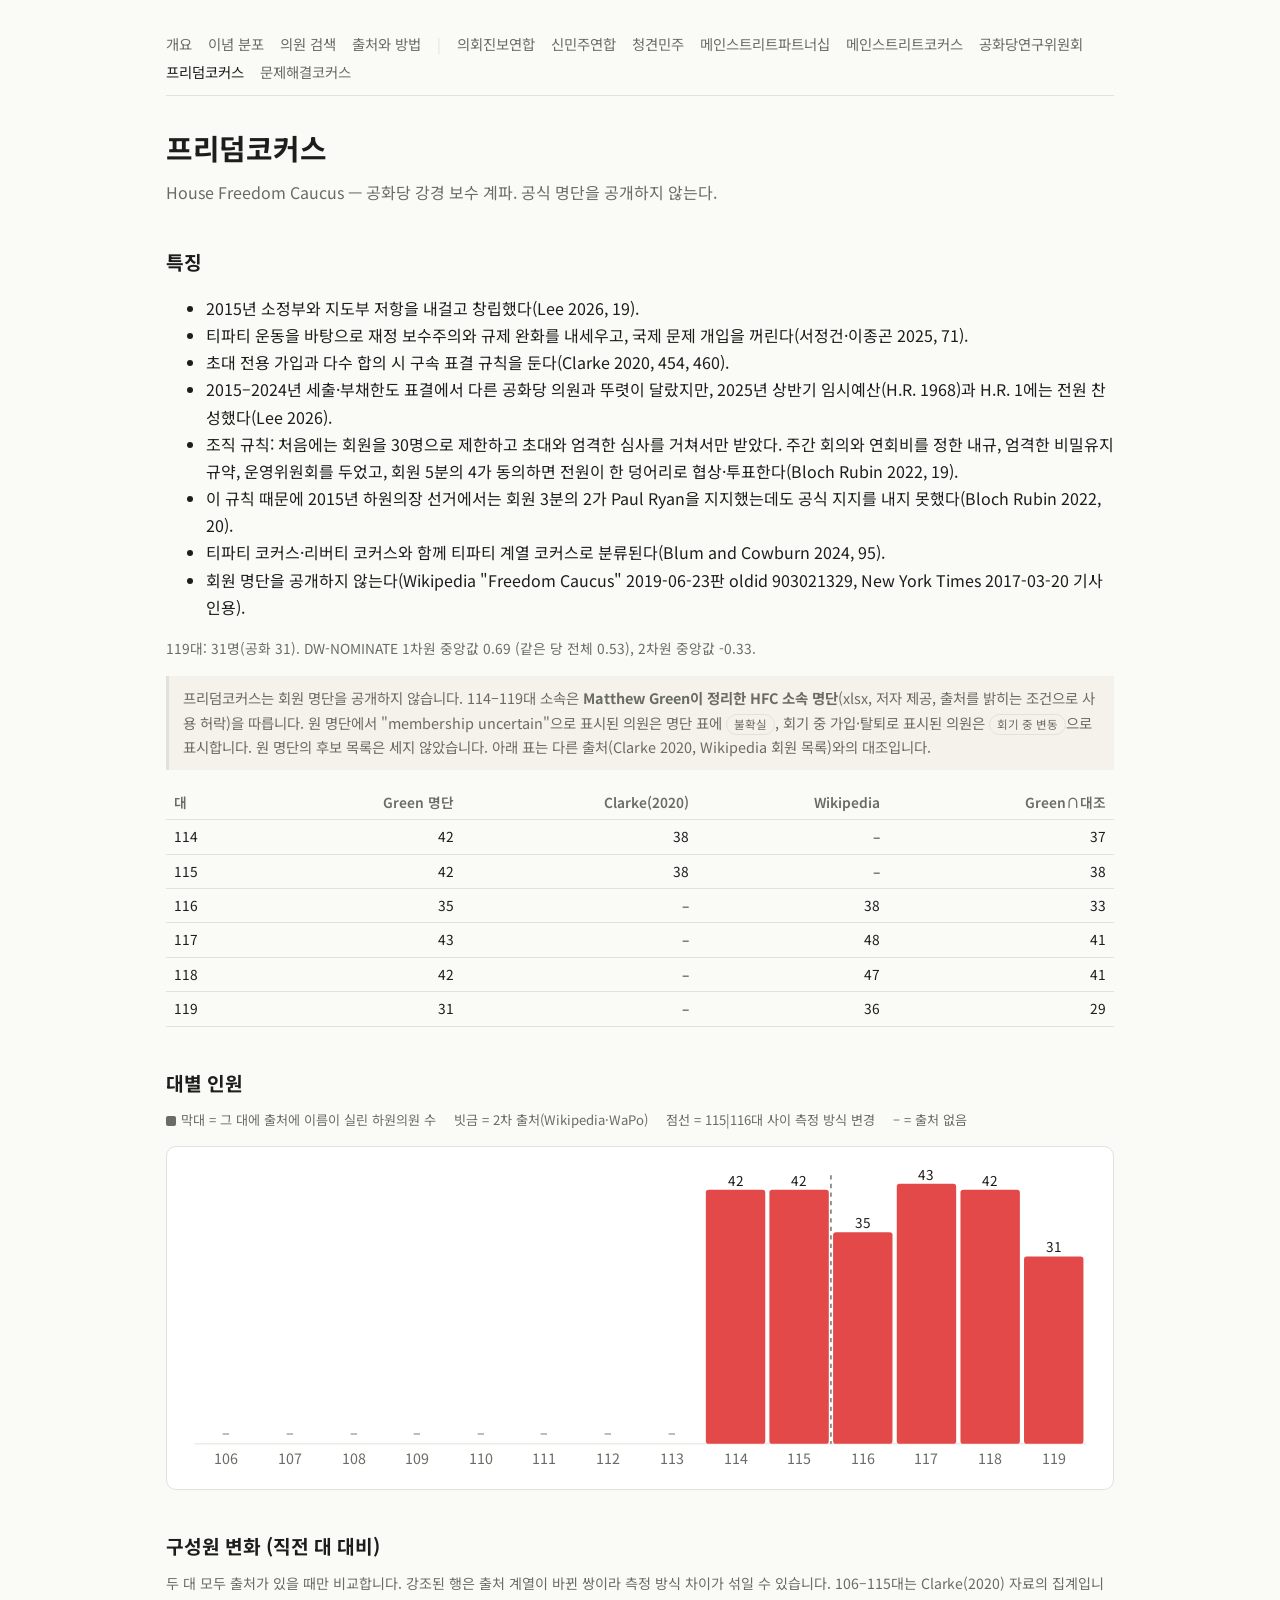
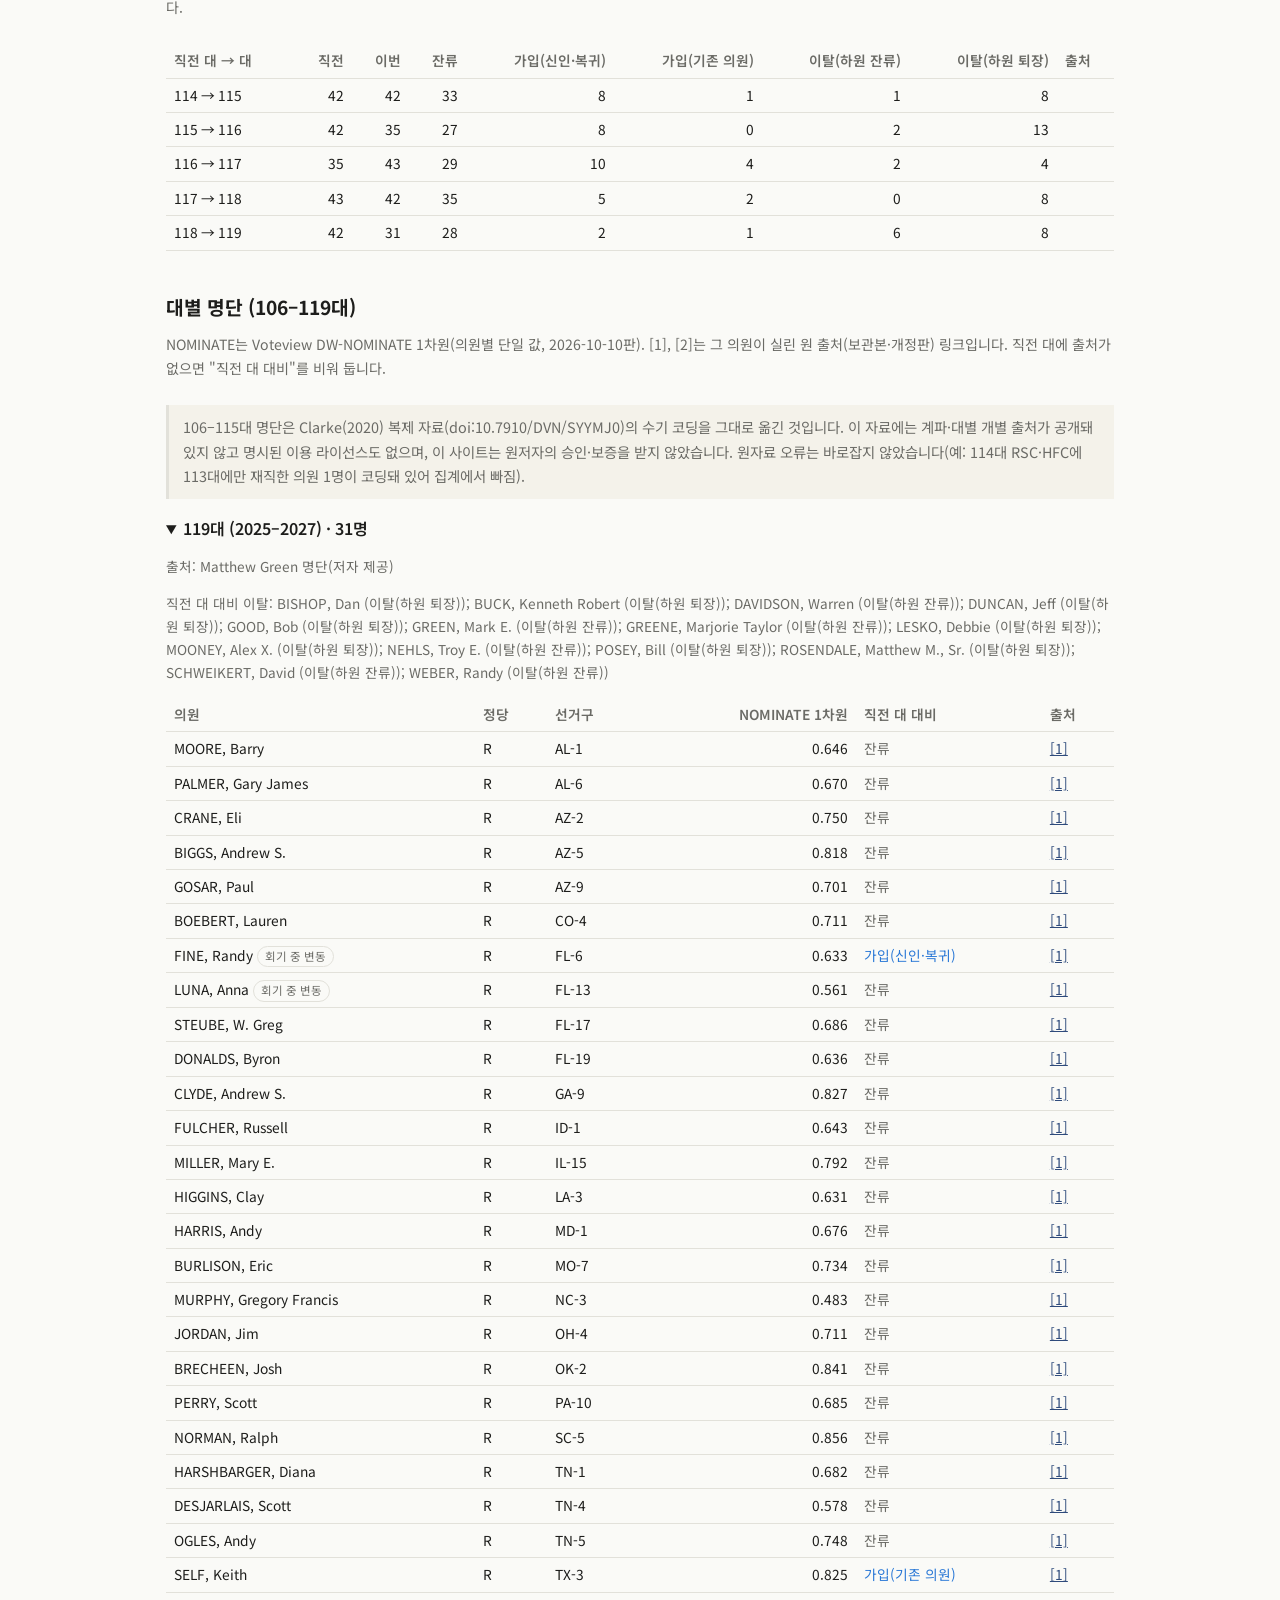
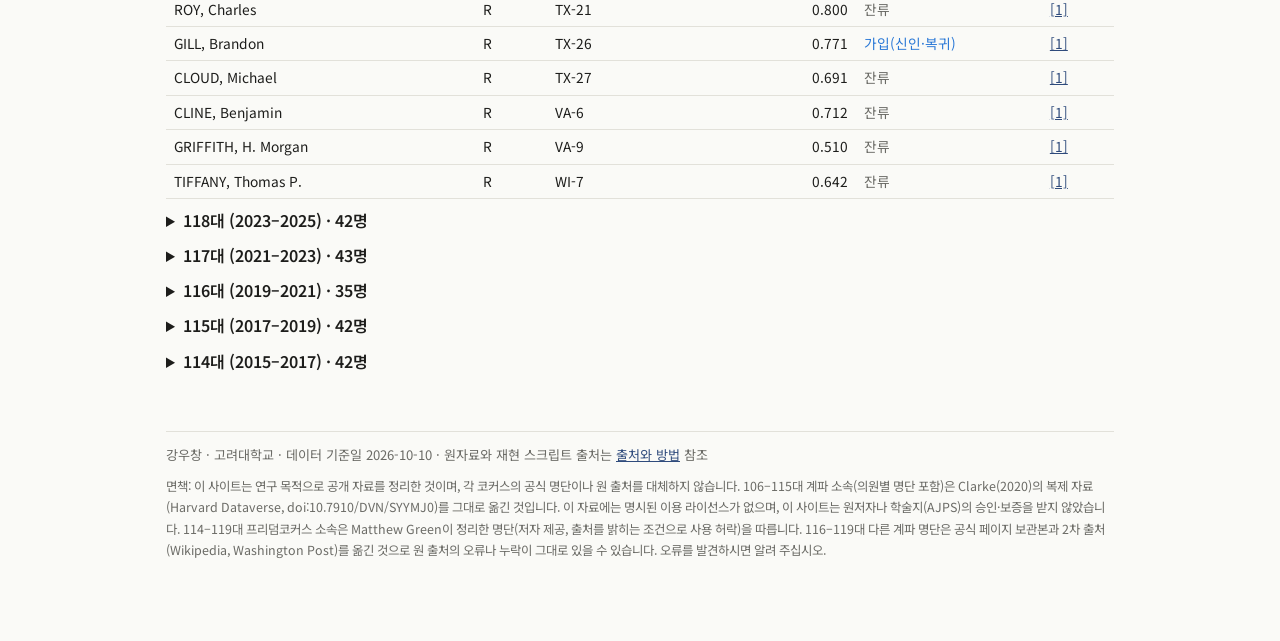
<file: caucus-hfc.html>
<!doctype html>
<html lang="ko"><head><meta charset="utf-8"><meta name="viewport" content="width=device-width, initial-scale=1">
<title>프리덤코커스 · 미국 의회 정당 계파</title><meta name="description" content="House Freedom Caucus 대별 소속 의원">
<link rel="preconnect" href="https://fonts.googleapis.com">
<link rel="stylesheet" href="https://fonts.googleapis.com/css2?family=Noto+Sans+KR:wght@400;600;700&display=swap">
<link rel="stylesheet" href="assets/site.css?v=86cd058b"></head>
<body><main>
<nav class="top"><a href="index.html" class="">개요</a> <a href="nominate.html" class="">이념 분포</a> <a href="members.html" class="">의원 검색</a> <a href="methods.html" class="">출처와 방법</a> <span style="color:var(--line)">|</span> <a href="caucus-cpc.html" class="">의회진보연합</a> <a href="caucus-ndc.html" class="">신민주연합</a> <a href="caucus-bluedog.html" class="">청견민주</a> <a href="caucus-rmsp.html" class="">메인스트리트파트너십</a> <a href="caucus-mainstreet.html" class="">메인스트리트코커스</a> <a href="caucus-rsc.html" class="">공화당연구위원회</a> <a href="caucus-hfc.html" class="on">프리덤코커스</a> <a href="caucus-psc.html" class="">문제해결코커스</a></nav>
<h1>프리덤코커스</h1><p class="lede">House Freedom Caucus — 공화당 강경 보수 계파. 공식 명단을 공개하지 않는다.</p>
<h2>특징</h2><ul><li>2015년 소정부와 지도부 저항을 내걸고 창립했다(Lee 2026, 19).</li><li>티파티 운동을 바탕으로 재정 보수주의와 규제 완화를 내세우고, 국제 문제 개입을 꺼린다(서정건·이종곤 2025, 71).</li><li>초대 전용 가입과 다수 합의 시 구속 표결 규칙을 둔다(Clarke 2020, 454, 460).</li><li>2015–2024년 세출·부채한도 표결에서 다른 공화당 의원과 뚜렷이 달랐지만, 2025년 상반기 임시예산(H.R. 1968)과 H.R. 1에는 전원 찬성했다(Lee 2026).</li><li>조직 규칙: 처음에는 회원을 30명으로 제한하고 초대와 엄격한 심사를 거쳐서만 받았다. 주간 회의와 연회비를 정한 내규, 엄격한 비밀유지 규약, 운영위원회를 두었고, 회원 5분의 4가 동의하면 전원이 한 덩어리로 협상·투표한다(Bloch Rubin 2022, 19).</li><li>이 규칙 때문에 2015년 하원의장 선거에서는 회원 3분의 2가 Paul Ryan을 지지했는데도 공식 지지를 내지 못했다(Bloch Rubin 2022, 20).</li><li>티파티 코커스·리버티 코커스와 함께 티파티 계열 코커스로 분류된다(Blum and Cowburn 2024, 95).</li><li>회원 명단을 공개하지 않는다(Wikipedia "Freedom Caucus" 2019-06-23판 oldid 903021329, New York Times 2017-03-20 기사 인용).</li></ul><p style="font-size:0.86rem;color:var(--muted)">119대: 31명(공화 31). DW-NOMINATE 1차원 중앙값 0.69 (같은 당 전체 0.53), 2차원 중앙값 -0.33.</p><div class="note">프리덤코커스는 회원 명단을 공개하지 않습니다. 114–119대 소속은 <b>Matthew Green이 정리한 HFC 소속 명단</b>(xlsx, 저자 제공, 출처를 밝히는 조건으로 사용 허락)을 따릅니다. 원 명단에서 "membership uncertain"으로 표시된 의원은 명단 표에 <span class="tag">불확실</span>, 회기 중 가입·탈퇴로 표시된 의원은 <span class="tag">회기 중 변동</span>으로 표시합니다. 원 명단의 후보 목록은 세지 않았습니다. 아래 표는 다른 출처(Clarke 2020, Wikipedia 회원 목록)와의 대조입니다.</div><div class="table-wrap"><table><tr><th>대</th><th class="num">Green 명단</th><th class="num">Clarke(2020)</th><th class="num">Wikipedia</th><th class="num">Green∩대조</th></tr><tr><td>114</td><td class="num">42</td><td class="num">38</td><td class="num">–</td><td class="num">37</td></tr><tr><td>115</td><td class="num">42</td><td class="num">38</td><td class="num">–</td><td class="num">38</td></tr><tr><td>116</td><td class="num">35</td><td class="num">–</td><td class="num">38</td><td class="num">33</td></tr><tr><td>117</td><td class="num">43</td><td class="num">–</td><td class="num">48</td><td class="num">41</td></tr><tr><td>118</td><td class="num">42</td><td class="num">–</td><td class="num">47</td><td class="num">41</td></tr><tr><td>119</td><td class="num">31</td><td class="num">–</td><td class="num">36</td><td class="num">29</td></tr></table></div>
<h2>대별 인원</h2><div class="legend"><span><span class="sw" style="background:var(--muted)"></span>막대 = 그 대에 출처에 이름이 실린 하원의원 수</span><span>빗금 = 2차 출처(Wikipedia·WaPo)</span><span>점선 = 115|116대 사이 측정 방식 변경</span><span>– = 출처 없음</span></div><div class="card"><svg class="bars" viewBox="0 0 640 220" role="img" aria-label="hfc 대별 인원"><defs><pattern id="hatch-hfc" width="4" height="4" patternUnits="userSpaceOnUse" patternTransform="rotate(45)"><rect width="4" height="4" fill="var(--r)" opacity="0.35"/><line x1="0" y1="0" x2="0" y2="4" stroke="var(--r)" stroke-width="2"/></pattern></defs><line class="gridline" x1="8" x2="632" y1="198" y2="198"/><line class="divider" x1="453.7" x2="453.7" y1="10" y2="198"><title>115대까지 Clarke(2020) 수기 코딩, 116대부터 공식 명단</title></line><text x="30.3" y="212" text-anchor="middle">106</text><text x="30.3" y="194" text-anchor="middle">–</text><text x="74.9" y="212" text-anchor="middle">107</text><text x="74.9" y="194" text-anchor="middle">–</text><text x="119.4" y="212" text-anchor="middle">108</text><text x="119.4" y="194" text-anchor="middle">–</text><text x="164.0" y="212" text-anchor="middle">109</text><text x="164.0" y="194" text-anchor="middle">–</text><text x="208.6" y="212" text-anchor="middle">110</text><text x="208.6" y="194" text-anchor="middle">–</text><text x="253.1" y="212" text-anchor="middle">111</text><text x="253.1" y="194" text-anchor="middle">–</text><text x="297.7" y="212" text-anchor="middle">112</text><text x="297.7" y="194" text-anchor="middle">–</text><text x="342.3" y="212" text-anchor="middle">113</text><text x="342.3" y="194" text-anchor="middle">–</text><text x="386.9" y="212" text-anchor="middle">114</text><rect class="bar" x="366.1" y="20.2" width="41.6" height="177.8" rx="2" fill="var(--r)"><title>114대 (2015–2017): 42명 · 출처: Matthew Green 명단(저자 제공)</title></rect><text class="val" x="386.9" y="17.2" text-anchor="middle">42</text><text x="431.4" y="212" text-anchor="middle">115</text><rect class="bar" x="410.6" y="20.2" width="41.6" height="177.8" rx="2" fill="var(--r)"><title>115대 (2017–2019): 42명 · 출처: Matthew Green 명단(저자 제공)</title></rect><text class="val" x="431.4" y="17.2" text-anchor="middle">42</text><text x="476.0" y="212" text-anchor="middle">116</text><rect class="bar" x="455.2" y="49.9" width="41.6" height="148.1" rx="2" fill="var(--r)"><title>116대 (2019–2021): 35명 · 출처: Matthew Green 명단(저자 제공)</title></rect><text class="val" x="476.0" y="46.9" text-anchor="middle">35</text><text x="520.6" y="212" text-anchor="middle">117</text><rect class="bar" x="499.8" y="16.0" width="41.6" height="182.0" rx="2" fill="var(--r)"><title>117대 (2021–2023): 43명 · 출처: Matthew Green 명단(저자 제공)</title></rect><text class="val" x="520.6" y="13.0" text-anchor="middle">43</text><text x="565.1" y="212" text-anchor="middle">118</text><rect class="bar" x="544.4" y="20.2" width="41.6" height="177.8" rx="2" fill="var(--r)"><title>118대 (2023–2025): 42명 · 출처: Matthew Green 명단(저자 제공)</title></rect><text class="val" x="565.1" y="17.2" text-anchor="middle">42</text><text x="609.7" y="212" text-anchor="middle">119</text><rect class="bar" x="588.9" y="66.8" width="41.6" height="131.2" rx="2" fill="var(--r)"><title>119대 (2025–2027): 31명 · 출처: Matthew Green 명단(저자 제공)</title></rect><text class="val" x="609.7" y="63.8" text-anchor="middle">31</text></svg></div>
<h2>구성원 변화 (직전 대 대비)</h2>
<p class="lede" style="font-size:0.88rem">두 대 모두 출처가 있을 때만 비교합니다. 강조된 행은 출처 계열이 바뀐 쌍이라 측정 방식 차이가 섞일 수 있습니다. 106–115대는 Clarke(2020) 자료의 집계입니다.</p>
<div class="table-wrap"><table><tr><th>직전 대 → 대</th><th class="num">직전</th><th class="num">이번</th><th class="num">잔류</th><th class="num">가입(신인·복귀)</th><th class="num">가입(기존 의원)</th><th class="num">이탈(하원 잔류)</th><th class="num">이탈(하원 퇴장)</th><th>출처</th></tr><tr class=""><td>114 → 115</td><td class="num">42</td><td class="num">42</td><td class="num">33</td><td class="num">8</td><td class="num">1</td><td class="num">1</td><td class="num">8</td><td></td></tr><tr class=""><td>115 → 116</td><td class="num">42</td><td class="num">35</td><td class="num">27</td><td class="num">8</td><td class="num">0</td><td class="num">2</td><td class="num">13</td><td></td></tr><tr class=""><td>116 → 117</td><td class="num">35</td><td class="num">43</td><td class="num">29</td><td class="num">10</td><td class="num">4</td><td class="num">2</td><td class="num">4</td><td></td></tr><tr class=""><td>117 → 118</td><td class="num">43</td><td class="num">42</td><td class="num">35</td><td class="num">5</td><td class="num">2</td><td class="num">0</td><td class="num">8</td><td></td></tr><tr class=""><td>118 → 119</td><td class="num">42</td><td class="num">31</td><td class="num">28</td><td class="num">2</td><td class="num">1</td><td class="num">6</td><td class="num">8</td><td></td></tr></table></div>
<h2>대별 명단 (106–119대)</h2>
<p class="lede" style="font-size:0.88rem">NOMINATE는 Voteview DW-NOMINATE 1차원(의원별 단일 값, 2026-10-10판). [1], [2]는 그 의원이 실린 원 출처(보관본·개정판) 링크입니다. 직전 대에 출처가 없으면 "직전 대 대비"를 비워 둡니다.</p>
<div class="note">106–115대 명단은 Clarke(2020) 복제 자료(doi:10.7910/DVN/SYYMJ0)의 수기 코딩을 그대로 옮긴 것입니다. 이 자료에는 계파·대별 개별 출처가 공개돼 있지 않고 명시된 이용 라이선스도 없으며, 이 사이트는 원저자의 승인·보증을 받지 않았습니다. 원자료 오류는 바로잡지 않았습니다(예: 114대 RSC·HFC에 113대에만 재직한 의원 1명이 코딩돼 있어 집계에서 빠짐).</div>
<details open><summary>119대 (2025–2027) · 31명</summary><p style="font-size:0.85rem;color:var(--muted)">출처: Matthew Green 명단(저자 제공)</p><p style="font-size:0.85rem;color:var(--muted)">직전 대 대비 이탈: BISHOP, Dan (이탈(하원 퇴장)); BUCK, Kenneth Robert (이탈(하원 퇴장)); DAVIDSON, Warren (이탈(하원 잔류)); DUNCAN, Jeff (이탈(하원 퇴장)); GOOD, Bob (이탈(하원 퇴장)); GREEN, Mark E. (이탈(하원 잔류)); GREENE, Marjorie Taylor (이탈(하원 잔류)); LESKO, Debbie (이탈(하원 퇴장)); MOONEY, Alex X. (이탈(하원 퇴장)); NEHLS, Troy E. (이탈(하원 잔류)); POSEY, Bill (이탈(하원 퇴장)); ROSENDALE, Matthew M., Sr. (이탈(하원 퇴장)); SCHWEIKERT, David (이탈(하원 잔류)); WEBER, Randy (이탈(하원 잔류))</p><div class="table-wrap"><table><tr><th>의원</th><th>정당</th><th>선거구</th><th class="num">NOMINATE 1차원</th><th>직전 대 대비</th><th>출처</th></tr><tr><td>MOORE, Barry</td><td>R</td><td>AL-1</td><td class="num">0.646</td><td class="st-stayed">잔류</td><td><a href="Matthew Green, House Freedom Caucus Membership List (xlsx, provided by the author; used with permission)" title="nan">[1]</a></td></tr><tr><td>PALMER, Gary James</td><td>R</td><td>AL-6</td><td class="num">0.670</td><td class="st-stayed">잔류</td><td><a href="Matthew Green, House Freedom Caucus Membership List (xlsx, provided by the author; used with permission)" title="nan">[1]</a></td></tr><tr><td>CRANE, Eli</td><td>R</td><td>AZ-2</td><td class="num">0.750</td><td class="st-stayed">잔류</td><td><a href="Matthew Green, House Freedom Caucus Membership List (xlsx, provided by the author; used with permission)" title="nan">[1]</a></td></tr><tr><td>BIGGS, Andrew S.</td><td>R</td><td>AZ-5</td><td class="num">0.818</td><td class="st-stayed">잔류</td><td><a href="Matthew Green, House Freedom Caucus Membership List (xlsx, provided by the author; used with permission)" title="nan">[1]</a></td></tr><tr><td>GOSAR, Paul</td><td>R</td><td>AZ-9</td><td class="num">0.701</td><td class="st-stayed">잔류</td><td><a href="Matthew Green, House Freedom Caucus Membership List (xlsx, provided by the author; used with permission)" title="nan">[1]</a></td></tr><tr><td>BOEBERT, Lauren</td><td>R</td><td>CO-4</td><td class="num">0.711</td><td class="st-stayed">잔류</td><td><a href="Matthew Green, House Freedom Caucus Membership List (xlsx, provided by the author; used with permission)" title="nan">[1]</a></td></tr><tr><td>FINE, Randy <span class="tag">회기 중 변동</span></td><td>R</td><td>FL-6</td><td class="num">0.633</td><td class="st-joined_new_member">가입(신인·복귀)</td><td><a href="Matthew Green, House Freedom Caucus Membership List (xlsx, provided by the author; used with permission)" title="nan">[1]</a></td></tr><tr><td>LUNA, Anna <span class="tag">회기 중 변동</span></td><td>R</td><td>FL-13</td><td class="num">0.561</td><td class="st-stayed">잔류</td><td><a href="Matthew Green, House Freedom Caucus Membership List (xlsx, provided by the author; used with permission)" title="nan">[1]</a></td></tr><tr><td>STEUBE, W. Greg</td><td>R</td><td>FL-17</td><td class="num">0.686</td><td class="st-stayed">잔류</td><td><a href="Matthew Green, House Freedom Caucus Membership List (xlsx, provided by the author; used with permission)" title="nan">[1]</a></td></tr><tr><td>DONALDS, Byron</td><td>R</td><td>FL-19</td><td class="num">0.636</td><td class="st-stayed">잔류</td><td><a href="Matthew Green, House Freedom Caucus Membership List (xlsx, provided by the author; used with permission)" title="nan">[1]</a></td></tr><tr><td>CLYDE, Andrew S.</td><td>R</td><td>GA-9</td><td class="num">0.827</td><td class="st-stayed">잔류</td><td><a href="Matthew Green, House Freedom Caucus Membership List (xlsx, provided by the author; used with permission)" title="nan">[1]</a></td></tr><tr><td>FULCHER, Russell</td><td>R</td><td>ID-1</td><td class="num">0.643</td><td class="st-stayed">잔류</td><td><a href="Matthew Green, House Freedom Caucus Membership List (xlsx, provided by the author; used with permission)" title="nan">[1]</a></td></tr><tr><td>MILLER, Mary E.</td><td>R</td><td>IL-15</td><td class="num">0.792</td><td class="st-stayed">잔류</td><td><a href="Matthew Green, House Freedom Caucus Membership List (xlsx, provided by the author; used with permission)" title="nan">[1]</a></td></tr><tr><td>HIGGINS, Clay</td><td>R</td><td>LA-3</td><td class="num">0.631</td><td class="st-stayed">잔류</td><td><a href="Matthew Green, House Freedom Caucus Membership List (xlsx, provided by the author; used with permission)" title="nan">[1]</a></td></tr><tr><td>HARRIS, Andy</td><td>R</td><td>MD-1</td><td class="num">0.676</td><td class="st-stayed">잔류</td><td><a href="Matthew Green, House Freedom Caucus Membership List (xlsx, provided by the author; used with permission)" title="nan">[1]</a></td></tr><tr><td>BURLISON, Eric</td><td>R</td><td>MO-7</td><td class="num">0.734</td><td class="st-stayed">잔류</td><td><a href="Matthew Green, House Freedom Caucus Membership List (xlsx, provided by the author; used with permission)" title="nan">[1]</a></td></tr><tr><td>MURPHY, Gregory Francis</td><td>R</td><td>NC-3</td><td class="num">0.483</td><td class="st-stayed">잔류</td><td><a href="Matthew Green, House Freedom Caucus Membership List (xlsx, provided by the author; used with permission)" title="nan">[1]</a></td></tr><tr><td>JORDAN, Jim</td><td>R</td><td>OH-4</td><td class="num">0.711</td><td class="st-stayed">잔류</td><td><a href="Matthew Green, House Freedom Caucus Membership List (xlsx, provided by the author; used with permission)" title="nan">[1]</a></td></tr><tr><td>BRECHEEN, Josh</td><td>R</td><td>OK-2</td><td class="num">0.841</td><td class="st-stayed">잔류</td><td><a href="Matthew Green, House Freedom Caucus Membership List (xlsx, provided by the author; used with permission)" title="nan">[1]</a></td></tr><tr><td>PERRY, Scott</td><td>R</td><td>PA-10</td><td class="num">0.685</td><td class="st-stayed">잔류</td><td><a href="Matthew Green, House Freedom Caucus Membership List (xlsx, provided by the author; used with permission)" title="nan">[1]</a></td></tr><tr><td>NORMAN, Ralph</td><td>R</td><td>SC-5</td><td class="num">0.856</td><td class="st-stayed">잔류</td><td><a href="Matthew Green, House Freedom Caucus Membership List (xlsx, provided by the author; used with permission)" title="nan">[1]</a></td></tr><tr><td>HARSHBARGER, Diana</td><td>R</td><td>TN-1</td><td class="num">0.682</td><td class="st-stayed">잔류</td><td><a href="Matthew Green, House Freedom Caucus Membership List (xlsx, provided by the author; used with permission)" title="nan">[1]</a></td></tr><tr><td>DESJARLAIS, Scott</td><td>R</td><td>TN-4</td><td class="num">0.578</td><td class="st-stayed">잔류</td><td><a href="Matthew Green, House Freedom Caucus Membership List (xlsx, provided by the author; used with permission)" title="nan">[1]</a></td></tr><tr><td>OGLES, Andy</td><td>R</td><td>TN-5</td><td class="num">0.748</td><td class="st-stayed">잔류</td><td><a href="Matthew Green, House Freedom Caucus Membership List (xlsx, provided by the author; used with permission)" title="nan">[1]</a></td></tr><tr><td>SELF, Keith</td><td>R</td><td>TX-3</td><td class="num">0.825</td><td class="st-joined_from_house">가입(기존 의원)</td><td><a href="Matthew Green, House Freedom Caucus Membership List (xlsx, provided by the author; used with permission)" title="nan">[1]</a></td></tr><tr><td>ROY, Charles</td><td>R</td><td>TX-21</td><td class="num">0.800</td><td class="st-stayed">잔류</td><td><a href="Matthew Green, House Freedom Caucus Membership List (xlsx, provided by the author; used with permission)" title="nan">[1]</a></td></tr><tr><td>GILL, Brandon</td><td>R</td><td>TX-26</td><td class="num">0.771</td><td class="st-joined_new_member">가입(신인·복귀)</td><td><a href="Matthew Green, House Freedom Caucus Membership List (xlsx, provided by the author; used with permission)" title="nan">[1]</a></td></tr><tr><td>CLOUD, Michael</td><td>R</td><td>TX-27</td><td class="num">0.691</td><td class="st-stayed">잔류</td><td><a href="Matthew Green, House Freedom Caucus Membership List (xlsx, provided by the author; used with permission)" title="nan">[1]</a></td></tr><tr><td>CLINE, Benjamin</td><td>R</td><td>VA-6</td><td class="num">0.712</td><td class="st-stayed">잔류</td><td><a href="Matthew Green, House Freedom Caucus Membership List (xlsx, provided by the author; used with permission)" title="nan">[1]</a></td></tr><tr><td>GRIFFITH, H. Morgan</td><td>R</td><td>VA-9</td><td class="num">0.510</td><td class="st-stayed">잔류</td><td><a href="Matthew Green, House Freedom Caucus Membership List (xlsx, provided by the author; used with permission)" title="nan">[1]</a></td></tr><tr><td>TIFFANY, Thomas P.</td><td>R</td><td>WI-7</td><td class="num">0.642</td><td class="st-stayed">잔류</td><td><a href="Matthew Green, House Freedom Caucus Membership List (xlsx, provided by the author; used with permission)" title="nan">[1]</a></td></tr></table></div></details><details><summary>118대 (2023–2025) · 42명</summary><p style="font-size:0.85rem;color:var(--muted)">출처: Matthew Green 명단(저자 제공)</p><p style="font-size:0.85rem;color:var(--muted)">직전 대 대비 이탈: BROOKS, Mo (이탈(하원 퇴장)); BUDD, Theodore Paul (이탈(하원 퇴장)); CAWTHORN, Madison (이탈(하원 퇴장)); GOHMERT, Louie (이탈(하원 퇴장)); GONZALEZ, Anthony (이탈(하원 퇴장)); HERRELL, Yvette (이탈(하원 퇴장)); HICE, Jody Brownlow (이탈(하원 퇴장)); WRIGHT, Ron (이탈(하원 퇴장))</p><div class="table-wrap"><table><tr><th>의원</th><th>정당</th><th>선거구</th><th class="num">NOMINATE 1차원</th><th>직전 대 대비</th><th>출처</th></tr><tr><td>MOORE, Barry</td><td>R</td><td>AL-2</td><td class="num">0.646</td><td class="st-stayed">잔류</td><td><a href="Matthew Green, House Freedom Caucus Membership List (xlsx, provided by the author; used with permission)" title="nan">[1]</a></td></tr><tr><td>PALMER, Gary James</td><td>R</td><td>AL-6</td><td class="num">0.670</td><td class="st-stayed">잔류</td><td><a href="Matthew Green, House Freedom Caucus Membership List (xlsx, provided by the author; used with permission)" title="nan">[1]</a></td></tr><tr><td>SCHWEIKERT, David <span class="tag">회기 중 변동</span></td><td>R</td><td>AZ-1</td><td class="num">0.553</td><td class="st-stayed">잔류</td><td><a href="Matthew Green, House Freedom Caucus Membership List (xlsx, provided by the author; used with permission)" title="nan">[1]</a></td></tr><tr><td>CRANE, Eli</td><td>R</td><td>AZ-2</td><td class="num">0.750</td><td class="st-joined_new_member">가입(신인·복귀)</td><td><a href="Matthew Green, House Freedom Caucus Membership List (xlsx, provided by the author; used with permission)" title="nan">[1]</a></td></tr><tr><td>BIGGS, Andrew S.</td><td>R</td><td>AZ-5</td><td class="num">0.818</td><td class="st-stayed">잔류</td><td><a href="Matthew Green, House Freedom Caucus Membership List (xlsx, provided by the author; used with permission)" title="nan">[1]</a></td></tr><tr><td>LESKO, Debbie</td><td>R</td><td>AZ-8</td><td class="num">0.616</td><td class="st-stayed">잔류</td><td><a href="Matthew Green, House Freedom Caucus Membership List (xlsx, provided by the author; used with permission)" title="nan">[1]</a></td></tr><tr><td>GOSAR, Paul</td><td>R</td><td>AZ-9</td><td class="num">0.701</td><td class="st-stayed">잔류</td><td><a href="Matthew Green, House Freedom Caucus Membership List (xlsx, provided by the author; used with permission)" title="nan">[1]</a></td></tr><tr><td>BOEBERT, Lauren</td><td>R</td><td>CO-3</td><td class="num">0.711</td><td class="st-stayed">잔류</td><td><a href="Matthew Green, House Freedom Caucus Membership List (xlsx, provided by the author; used with permission)" title="nan">[1]</a></td></tr><tr><td>BUCK, Kenneth Robert</td><td>R</td><td>CO-4</td><td class="num">0.655</td><td class="st-stayed">잔류</td><td><a href="Matthew Green, House Freedom Caucus Membership List (xlsx, provided by the author; used with permission)" title="nan">[1]</a></td></tr><tr><td>POSEY, Bill</td><td>R</td><td>FL-8</td><td class="num">0.533</td><td class="st-stayed">잔류</td><td><a href="Matthew Green, House Freedom Caucus Membership List (xlsx, provided by the author; used with permission)" title="nan">[1]</a></td></tr><tr><td>LUNA, Anna</td><td>R</td><td>FL-13</td><td class="num">0.561</td><td class="st-joined_new_member">가입(신인·복귀)</td><td><a href="Matthew Green, House Freedom Caucus Membership List (xlsx, provided by the author; used with permission)" title="nan">[1]</a></td></tr><tr><td>STEUBE, W. Greg</td><td>R</td><td>FL-17</td><td class="num">0.686</td><td class="st-stayed">잔류</td><td><a href="Matthew Green, House Freedom Caucus Membership List (xlsx, provided by the author; used with permission)" title="nan">[1]</a></td></tr><tr><td>DONALDS, Byron</td><td>R</td><td>FL-19</td><td class="num">0.636</td><td class="st-stayed">잔류</td><td><a href="Matthew Green, House Freedom Caucus Membership List (xlsx, provided by the author; used with permission)" title="nan">[1]</a></td></tr><tr><td>CLYDE, Andrew S.</td><td>R</td><td>GA-9</td><td class="num">0.827</td><td class="st-stayed">잔류</td><td><a href="Matthew Green, House Freedom Caucus Membership List (xlsx, provided by the author; used with permission)" title="nan">[1]</a></td></tr><tr><td>GREENE, Marjorie Taylor</td><td>R</td><td>GA-14</td><td class="num">0.800</td><td class="st-stayed">잔류</td><td><a href="Matthew Green, House Freedom Caucus Membership List (xlsx, provided by the author; used with permission)" title="nan">[1]</a></td></tr><tr><td>FULCHER, Russell</td><td>R</td><td>ID-1</td><td class="num">0.643</td><td class="st-stayed">잔류</td><td><a href="Matthew Green, House Freedom Caucus Membership List (xlsx, provided by the author; used with permission)" title="nan">[1]</a></td></tr><tr><td>MILLER, Mary E.</td><td>R</td><td>IL-15</td><td class="num">0.792</td><td class="st-stayed">잔류</td><td><a href="Matthew Green, House Freedom Caucus Membership List (xlsx, provided by the author; used with permission)" title="nan">[1]</a></td></tr><tr><td>HIGGINS, Clay</td><td>R</td><td>LA-3</td><td class="num">0.631</td><td class="st-stayed">잔류</td><td><a href="Matthew Green, House Freedom Caucus Membership List (xlsx, provided by the author; used with permission)" title="nan">[1]</a></td></tr><tr><td>HARRIS, Andy</td><td>R</td><td>MD-1</td><td class="num">0.676</td><td class="st-stayed">잔류</td><td><a href="Matthew Green, House Freedom Caucus Membership List (xlsx, provided by the author; used with permission)" title="nan">[1]</a></td></tr><tr><td>BURLISON, Eric <span class="tag">회기 중 변동</span></td><td>R</td><td>MO-7</td><td class="num">0.734</td><td class="st-joined_new_member">가입(신인·복귀)</td><td><a href="Matthew Green, House Freedom Caucus Membership List (xlsx, provided by the author; used with permission)" title="nan">[1]</a></td></tr><tr><td>ROSENDALE, Matthew M., Sr.</td><td>R</td><td>MT-2</td><td class="num">0.753</td><td class="st-stayed">잔류</td><td><a href="Matthew Green, House Freedom Caucus Membership List (xlsx, provided by the author; used with permission)" title="nan">[1]</a></td></tr><tr><td>MURPHY, Gregory Francis</td><td>R</td><td>NC-3</td><td class="num">0.483</td><td class="st-stayed">잔류</td><td><a href="Matthew Green, House Freedom Caucus Membership List (xlsx, provided by the author; used with permission)" title="nan">[1]</a></td></tr><tr><td>BISHOP, Dan</td><td>R</td><td>NC-8</td><td class="num">0.703</td><td class="st-stayed">잔류</td><td><a href="Matthew Green, House Freedom Caucus Membership List (xlsx, provided by the author; used with permission)" title="nan">[1]</a></td></tr><tr><td>JORDAN, Jim</td><td>R</td><td>OH-4</td><td class="num">0.711</td><td class="st-stayed">잔류</td><td><a href="Matthew Green, House Freedom Caucus Membership List (xlsx, provided by the author; used with permission)" title="nan">[1]</a></td></tr><tr><td>DAVIDSON, Warren</td><td>R</td><td>OH-8</td><td class="num">0.647</td><td class="st-stayed">잔류</td><td><a href="Matthew Green, House Freedom Caucus Membership List (xlsx, provided by the author; used with permission)" title="nan">[1]</a></td></tr><tr><td>BRECHEEN, Josh</td><td>R</td><td>OK-2</td><td class="num">0.841</td><td class="st-joined_new_member">가입(신인·복귀)</td><td><a href="Matthew Green, House Freedom Caucus Membership List (xlsx, provided by the author; used with permission)" title="nan">[1]</a></td></tr><tr><td>PERRY, Scott</td><td>R</td><td>PA-10</td><td class="num">0.685</td><td class="st-stayed">잔류</td><td><a href="Matthew Green, House Freedom Caucus Membership List (xlsx, provided by the author; used with permission)" title="nan">[1]</a></td></tr><tr><td>DUNCAN, Jeff</td><td>R</td><td>SC-3</td><td class="num">0.695</td><td class="st-stayed">잔류</td><td><a href="Matthew Green, House Freedom Caucus Membership List (xlsx, provided by the author; used with permission)" title="nan">[1]</a></td></tr><tr><td>NORMAN, Ralph</td><td>R</td><td>SC-5</td><td class="num">0.856</td><td class="st-stayed">잔류</td><td><a href="Matthew Green, House Freedom Caucus Membership List (xlsx, provided by the author; used with permission)" title="nan">[1]</a></td></tr><tr><td>HARSHBARGER, Diana <span class="tag">회기 중 변동</span></td><td>R</td><td>TN-1</td><td class="num">0.682</td><td class="st-joined_from_house">가입(기존 의원)</td><td><a href="Matthew Green, House Freedom Caucus Membership List (xlsx, provided by the author; used with permission)" title="nan">[1]</a></td></tr><tr><td>DESJARLAIS, Scott</td><td>R</td><td>TN-4</td><td class="num">0.578</td><td class="st-stayed">잔류</td><td><a href="Matthew Green, House Freedom Caucus Membership List (xlsx, provided by the author; used with permission)" title="nan">[1]</a></td></tr><tr><td>OGLES, Andy</td><td>R</td><td>TN-5</td><td class="num">0.748</td><td class="st-joined_new_member">가입(신인·복귀)</td><td><a href="Matthew Green, House Freedom Caucus Membership List (xlsx, provided by the author; used with permission)" title="nan">[1]</a></td></tr><tr><td>GREEN, Mark E.</td><td>R</td><td>TN-7</td><td class="num">0.671</td><td class="st-stayed">잔류</td><td><a href="Matthew Green, House Freedom Caucus Membership List (xlsx, provided by the author; used with permission)" title="nan">[1]</a></td></tr><tr><td>WEBER, Randy <span class="tag">회기 중 변동</span></td><td>R</td><td>TX-14</td><td class="num">0.721</td><td class="st-stayed">잔류</td><td><a href="Matthew Green, House Freedom Caucus Membership List (xlsx, provided by the author; used with permission)" title="nan">[1]</a></td></tr><tr><td>ROY, Charles</td><td>R</td><td>TX-21</td><td class="num">0.800</td><td class="st-stayed">잔류</td><td><a href="Matthew Green, House Freedom Caucus Membership List (xlsx, provided by the author; used with permission)" title="nan">[1]</a></td></tr><tr><td>NEHLS, Troy E.</td><td>R</td><td>TX-22</td><td class="num">0.608</td><td class="st-joined_from_house">가입(기존 의원)</td><td><a href="Matthew Green, House Freedom Caucus Membership List (xlsx, provided by the author; used with permission)" title="nan">[1]</a></td></tr><tr><td>CLOUD, Michael</td><td>R</td><td>TX-27</td><td class="num">0.691</td><td class="st-stayed">잔류</td><td><a href="Matthew Green, House Freedom Caucus Membership List (xlsx, provided by the author; used with permission)" title="nan">[1]</a></td></tr><tr><td>GOOD, Bob</td><td>R</td><td>VA-5</td><td class="num">0.800</td><td class="st-stayed">잔류</td><td><a href="Matthew Green, House Freedom Caucus Membership List (xlsx, provided by the author; used with permission)" title="nan">[1]</a></td></tr><tr><td>CLINE, Benjamin</td><td>R</td><td>VA-6</td><td class="num">0.712</td><td class="st-stayed">잔류</td><td><a href="Matthew Green, House Freedom Caucus Membership List (xlsx, provided by the author; used with permission)" title="nan">[1]</a></td></tr><tr><td>GRIFFITH, H. Morgan</td><td>R</td><td>VA-9</td><td class="num">0.510</td><td class="st-stayed">잔류</td><td><a href="Matthew Green, House Freedom Caucus Membership List (xlsx, provided by the author; used with permission)" title="nan">[1]</a></td></tr><tr><td>TIFFANY, Thomas P.</td><td>R</td><td>WI-7</td><td class="num">0.642</td><td class="st-stayed">잔류</td><td><a href="Matthew Green, House Freedom Caucus Membership List (xlsx, provided by the author; used with permission)" title="nan">[1]</a></td></tr><tr><td>MOONEY, Alex X.</td><td>R</td><td>WV-2</td><td class="num">0.568</td><td class="st-stayed">잔류</td><td><a href="Matthew Green, House Freedom Caucus Membership List (xlsx, provided by the author; used with permission)" title="nan">[1]</a></td></tr></table></div></details><details><summary>117대 (2021–2023) · 43명</summary><p style="font-size:0.85rem;color:var(--muted)">출처: Matthew Green 명단(저자 제공)</p><p style="font-size:0.85rem;color:var(--muted)">직전 대 대비 이탈: AMASH, Justin (이탈(하원 퇴장)); GAETZ, Matthew L. II (이탈(하원 잔류)); JOHNSON, Mike (이탈(하원 잔류)); MEADOWS, Mark (이탈(하원 퇴장)); RIGGLEMAN, Denver (이탈(하원 퇴장)); YOHO, Ted (이탈(하원 퇴장))</p><div class="table-wrap"><table><tr><th>의원</th><th>정당</th><th>선거구</th><th class="num">NOMINATE 1차원</th><th>직전 대 대비</th><th>출처</th></tr><tr><td>MOORE, Barry</td><td>R</td><td>AL-2</td><td class="num">0.646</td><td class="st-joined_new_member">가입(신인·복귀)</td><td><a href="Matthew Green, House Freedom Caucus Membership List (xlsx, provided by the author; used with permission)" title="nan">[1]</a></td></tr><tr><td>BROOKS, Mo</td><td>R</td><td>AL-5</td><td class="num">0.652</td><td class="st-stayed">잔류</td><td><a href="Matthew Green, House Freedom Caucus Membership List (xlsx, provided by the author; used with permission)" title="nan">[1]</a></td></tr><tr><td>PALMER, Gary James</td><td>R</td><td>AL-6</td><td class="num">0.670</td><td class="st-stayed">잔류</td><td><a href="Matthew Green, House Freedom Caucus Membership List (xlsx, provided by the author; used with permission)" title="nan">[1]</a></td></tr><tr><td>GOSAR, Paul</td><td>R</td><td>AZ-4</td><td class="num">0.701</td><td class="st-stayed">잔류</td><td><a href="Matthew Green, House Freedom Caucus Membership List (xlsx, provided by the author; used with permission)" title="nan">[1]</a></td></tr><tr><td>BIGGS, Andrew S.</td><td>R</td><td>AZ-5</td><td class="num">0.818</td><td class="st-stayed">잔류</td><td><a href="Matthew Green, House Freedom Caucus Membership List (xlsx, provided by the author; used with permission)" title="nan">[1]</a></td></tr><tr><td>SCHWEIKERT, David</td><td>R</td><td>AZ-6</td><td class="num">0.553</td><td class="st-stayed">잔류</td><td><a href="Matthew Green, House Freedom Caucus Membership List (xlsx, provided by the author; used with permission)" title="nan">[1]</a></td></tr><tr><td>LESKO, Debbie</td><td>R</td><td>AZ-8</td><td class="num">0.616</td><td class="st-stayed">잔류</td><td><a href="Matthew Green, House Freedom Caucus Membership List (xlsx, provided by the author; used with permission)" title="nan">[1]</a></td></tr><tr><td>BOEBERT, Lauren</td><td>R</td><td>CO-3</td><td class="num">0.711</td><td class="st-joined_new_member">가입(신인·복귀)</td><td><a href="Matthew Green, House Freedom Caucus Membership List (xlsx, provided by the author; used with permission)" title="nan">[1]</a></td></tr><tr><td>BUCK, Kenneth Robert</td><td>R</td><td>CO-4</td><td class="num">0.655</td><td class="st-stayed">잔류</td><td><a href="Matthew Green, House Freedom Caucus Membership List (xlsx, provided by the author; used with permission)" title="nan">[1]</a></td></tr><tr><td>POSEY, Bill</td><td>R</td><td>FL-8</td><td class="num">0.533</td><td class="st-stayed">잔류</td><td><a href="Matthew Green, House Freedom Caucus Membership List (xlsx, provided by the author; used with permission)" title="nan">[1]</a></td></tr><tr><td>STEUBE, W. Greg</td><td>R</td><td>FL-17</td><td class="num">0.686</td><td class="st-joined_from_house">가입(기존 의원)</td><td><a href="Matthew Green, House Freedom Caucus Membership List (xlsx, provided by the author; used with permission)" title="nan">[1]</a></td></tr><tr><td>DONALDS, Byron</td><td>R</td><td>FL-19</td><td class="num">0.636</td><td class="st-joined_new_member">가입(신인·복귀)</td><td><a href="Matthew Green, House Freedom Caucus Membership List (xlsx, provided by the author; used with permission)" title="nan">[1]</a></td></tr><tr><td>CLYDE, Andrew S.</td><td>R</td><td>GA-9</td><td class="num">0.827</td><td class="st-joined_new_member">가입(신인·복귀)</td><td><a href="Matthew Green, House Freedom Caucus Membership List (xlsx, provided by the author; used with permission)" title="nan">[1]</a></td></tr><tr><td>HICE, Jody Brownlow</td><td>R</td><td>GA-10</td><td class="num">0.797</td><td class="st-stayed">잔류</td><td><a href="Matthew Green, House Freedom Caucus Membership List (xlsx, provided by the author; used with permission)" title="nan">[1]</a></td></tr><tr><td>GREENE, Marjorie Taylor</td><td>R</td><td>GA-14</td><td class="num">0.800</td><td class="st-joined_new_member">가입(신인·복귀)</td><td><a href="Matthew Green, House Freedom Caucus Membership List (xlsx, provided by the author; used with permission)" title="nan">[1]</a></td></tr><tr><td>FULCHER, Russell</td><td>R</td><td>ID-1</td><td class="num">0.643</td><td class="st-stayed">잔류</td><td><a href="Matthew Green, House Freedom Caucus Membership List (xlsx, provided by the author; used with permission)" title="nan">[1]</a></td></tr><tr><td>MILLER, Mary E.</td><td>R</td><td>IL-15</td><td class="num">0.792</td><td class="st-joined_new_member">가입(신인·복귀)</td><td><a href="Matthew Green, House Freedom Caucus Membership List (xlsx, provided by the author; used with permission)" title="nan">[1]</a></td></tr><tr><td>HIGGINS, Clay</td><td>R</td><td>LA-3</td><td class="num">0.631</td><td class="st-joined_from_house">가입(기존 의원)</td><td><a href="Matthew Green, House Freedom Caucus Membership List (xlsx, provided by the author; used with permission)" title="nan">[1]</a></td></tr><tr><td>HARRIS, Andy</td><td>R</td><td>MD-1</td><td class="num">0.676</td><td class="st-stayed">잔류</td><td><a href="Matthew Green, House Freedom Caucus Membership List (xlsx, provided by the author; used with permission)" title="nan">[1]</a></td></tr><tr><td>ROSENDALE, Matthew M., Sr.</td><td>R</td><td>MT-1</td><td class="num">0.753</td><td class="st-joined_new_member">가입(신인·복귀)</td><td><a href="Matthew Green, House Freedom Caucus Membership List (xlsx, provided by the author; used with permission)" title="nan">[1]</a></td></tr><tr><td>MURPHY, Gregory Francis</td><td>R</td><td>NC-3</td><td class="num">0.483</td><td class="st-joined_from_house">가입(기존 의원)</td><td><a href="Matthew Green, House Freedom Caucus Membership List (xlsx, provided by the author; used with permission)" title="nan">[1]</a></td></tr><tr><td>BISHOP, Dan</td><td>R</td><td>NC-9</td><td class="num">0.703</td><td class="st-stayed">잔류</td><td><a href="Matthew Green, House Freedom Caucus Membership List (xlsx, provided by the author; used with permission)" title="nan">[1]</a></td></tr><tr><td>CAWTHORN, Madison <span class="tag">회기 중 변동</span></td><td>R</td><td>NC-11</td><td class="num">0.555</td><td class="st-joined_new_member">가입(신인·복귀)</td><td><a href="Matthew Green, House Freedom Caucus Membership List (xlsx, provided by the author; used with permission)" title="nan">[1]</a></td></tr><tr><td>BUDD, Theodore Paul</td><td>R</td><td>NC-13</td><td class="num">0.634</td><td class="st-stayed">잔류</td><td><a href="Matthew Green, House Freedom Caucus Membership List (xlsx, provided by the author; used with permission)" title="nan">[1]</a></td></tr><tr><td>HERRELL, Yvette</td><td>R</td><td>NM-2</td><td class="num">0.936</td><td class="st-joined_new_member">가입(신인·복귀)</td><td><a href="Matthew Green, House Freedom Caucus Membership List (xlsx, provided by the author; used with permission)" title="nan">[1]</a></td></tr><tr><td>JORDAN, Jim</td><td>R</td><td>OH-4</td><td class="num">0.711</td><td class="st-stayed">잔류</td><td><a href="Matthew Green, House Freedom Caucus Membership List (xlsx, provided by the author; used with permission)" title="nan">[1]</a></td></tr><tr><td>DAVIDSON, Warren</td><td>R</td><td>OH-8</td><td class="num">0.647</td><td class="st-stayed">잔류</td><td><a href="Matthew Green, House Freedom Caucus Membership List (xlsx, provided by the author; used with permission)" title="nan">[1]</a></td></tr><tr><td>GONZALEZ, Anthony <span class="tag">불확실</span></td><td>R</td><td>OH-16</td><td class="num">0.240</td><td class="st-stayed">잔류</td><td><a href="Matthew Green, House Freedom Caucus Membership List (xlsx, provided by the author; used with permission)" title="nan">[1]</a></td></tr><tr><td>PERRY, Scott</td><td>R</td><td>PA-10</td><td class="num">0.685</td><td class="st-stayed">잔류</td><td><a href="Matthew Green, House Freedom Caucus Membership List (xlsx, provided by the author; used with permission)" title="nan">[1]</a></td></tr><tr><td>DUNCAN, Jeff</td><td>R</td><td>SC-3</td><td class="num">0.695</td><td class="st-stayed">잔류</td><td><a href="Matthew Green, House Freedom Caucus Membership List (xlsx, provided by the author; used with permission)" title="nan">[1]</a></td></tr><tr><td>NORMAN, Ralph</td><td>R</td><td>SC-5</td><td class="num">0.856</td><td class="st-stayed">잔류</td><td><a href="Matthew Green, House Freedom Caucus Membership List (xlsx, provided by the author; used with permission)" title="nan">[1]</a></td></tr><tr><td>DESJARLAIS, Scott</td><td>R</td><td>TN-4</td><td class="num">0.578</td><td class="st-stayed">잔류</td><td><a href="Matthew Green, House Freedom Caucus Membership List (xlsx, provided by the author; used with permission)" title="nan">[1]</a></td></tr><tr><td>GREEN, Mark E.</td><td>R</td><td>TN-7</td><td class="num">0.671</td><td class="st-stayed">잔류</td><td><a href="Matthew Green, House Freedom Caucus Membership List (xlsx, provided by the author; used with permission)" title="nan">[1]</a></td></tr><tr><td>GOHMERT, Louie</td><td>R</td><td>TX-1</td><td class="num">0.644</td><td class="st-stayed">잔류</td><td><a href="Matthew Green, House Freedom Caucus Membership List (xlsx, provided by the author; used with permission)" title="nan">[1]</a></td></tr><tr><td>WRIGHT, Ron <span class="tag">회기 중 변동</span></td><td>R</td><td>TX-6</td><td class="num">0.711</td><td class="st-stayed">잔류</td><td><a href="Matthew Green, House Freedom Caucus Membership List (xlsx, provided by the author; used with permission)" title="nan">[1]</a></td></tr><tr><td>WEBER, Randy</td><td>R</td><td>TX-14</td><td class="num">0.721</td><td class="st-stayed">잔류</td><td><a href="Matthew Green, House Freedom Caucus Membership List (xlsx, provided by the author; used with permission)" title="nan">[1]</a></td></tr><tr><td>ROY, Charles</td><td>R</td><td>TX-21</td><td class="num">0.800</td><td class="st-stayed">잔류</td><td><a href="Matthew Green, House Freedom Caucus Membership List (xlsx, provided by the author; used with permission)" title="nan">[1]</a></td></tr><tr><td>CLOUD, Michael</td><td>R</td><td>TX-27</td><td class="num">0.691</td><td class="st-stayed">잔류</td><td><a href="Matthew Green, House Freedom Caucus Membership List (xlsx, provided by the author; used with permission)" title="nan">[1]</a></td></tr><tr><td>GOOD, Bob</td><td>R</td><td>VA-5</td><td class="num">0.800</td><td class="st-joined_new_member">가입(신인·복귀)</td><td><a href="Matthew Green, House Freedom Caucus Membership List (xlsx, provided by the author; used with permission)" title="nan">[1]</a></td></tr><tr><td>CLINE, Benjamin</td><td>R</td><td>VA-6</td><td class="num">0.712</td><td class="st-stayed">잔류</td><td><a href="Matthew Green, House Freedom Caucus Membership List (xlsx, provided by the author; used with permission)" title="nan">[1]</a></td></tr><tr><td>GRIFFITH, H. Morgan</td><td>R</td><td>VA-9</td><td class="num">0.510</td><td class="st-stayed">잔류</td><td><a href="Matthew Green, House Freedom Caucus Membership List (xlsx, provided by the author; used with permission)" title="nan">[1]</a></td></tr><tr><td>TIFFANY, Thomas P.</td><td>R</td><td>WI-7</td><td class="num">0.642</td><td class="st-joined_from_house">가입(기존 의원)</td><td><a href="Matthew Green, House Freedom Caucus Membership List (xlsx, provided by the author; used with permission)" title="nan">[1]</a></td></tr><tr><td>MOONEY, Alex X.</td><td>R</td><td>WV-2</td><td class="num">0.568</td><td class="st-stayed">잔류</td><td><a href="Matthew Green, House Freedom Caucus Membership List (xlsx, provided by the author; used with permission)" title="nan">[1]</a></td></tr></table></div></details><details><summary>116대 (2019–2021) · 35명</summary><p style="font-size:0.85rem;color:var(--muted)">출처: Matthew Green 명단(저자 제공)</p><p style="font-size:0.85rem;color:var(--muted)">직전 대 대비 이탈: BABIN, Brian (이탈(하원 잔류)); BARTON, Joe Linus (이탈(하원 퇴장)); BLUM, Rod (이탈(하원 퇴장)); BRAT, David A. (이탈(하원 퇴장)); BRIDENSTINE, Jim (이탈(하원 퇴장)); DESANTIS, Ron (이탈(하원 퇴장)); FRANKS, Trent (이탈(하원 퇴장)); GARRETT, Thomas Alexander Jr. (이탈(하원 퇴장)); LABRADOR, Raúl R. (이탈(하원 퇴장)); LOUDERMILK, Barry D. (이탈(하원 잔류)); MULVANEY, Mick (이탈(하원 퇴장)); PEARCE, Stevan (이탈(하원 퇴장)); POE, Ted (이탈(하원 퇴장)); ROTHFUS, Keith (이탈(하원 퇴장)); SANFORD, Mark (이탈(하원 퇴장))</p><div class="table-wrap"><table><tr><th>의원</th><th>정당</th><th>선거구</th><th class="num">NOMINATE 1차원</th><th>직전 대 대비</th><th>출처</th></tr><tr><td>BROOKS, Mo</td><td>R</td><td>AL-5</td><td class="num">0.652</td><td class="st-stayed">잔류</td><td><a href="Matthew Green, House Freedom Caucus Membership List (xlsx, provided by the author; used with permission)" title="nan">[1]</a></td></tr><tr><td>PALMER, Gary James</td><td>R</td><td>AL-6</td><td class="num">0.670</td><td class="st-stayed">잔류</td><td><a href="Matthew Green, House Freedom Caucus Membership List (xlsx, provided by the author; used with permission)" title="nan">[1]</a></td></tr><tr><td>GOSAR, Paul</td><td>R</td><td>AZ-4</td><td class="num">0.701</td><td class="st-stayed">잔류</td><td><a href="Matthew Green, House Freedom Caucus Membership List (xlsx, provided by the author; used with permission)" title="nan">[1]</a></td></tr><tr><td>BIGGS, Andrew S.</td><td>R</td><td>AZ-5</td><td class="num">0.818</td><td class="st-stayed">잔류</td><td><a href="Matthew Green, House Freedom Caucus Membership List (xlsx, provided by the author; used with permission)" title="nan">[1]</a></td></tr><tr><td>SCHWEIKERT, David</td><td>R</td><td>AZ-6</td><td class="num">0.553</td><td class="st-stayed">잔류</td><td><a href="Matthew Green, House Freedom Caucus Membership List (xlsx, provided by the author; used with permission)" title="nan">[1]</a></td></tr><tr><td>LESKO, Debbie</td><td>R</td><td>AZ-8</td><td class="num">0.616</td><td class="st-stayed">잔류</td><td><a href="Matthew Green, House Freedom Caucus Membership List (xlsx, provided by the author; used with permission)" title="nan">[1]</a></td></tr><tr><td>BUCK, Kenneth Robert</td><td>R</td><td>CO-4</td><td class="num">0.655</td><td class="st-stayed">잔류</td><td><a href="Matthew Green, House Freedom Caucus Membership List (xlsx, provided by the author; used with permission)" title="nan">[1]</a></td></tr><tr><td>GAETZ, Matthew L. II <span class="tag">불확실</span></td><td>R</td><td>FL-1</td><td class="num">0.593</td><td class="st-stayed">잔류</td><td><a href="Matthew Green, House Freedom Caucus Membership List (xlsx, provided by the author; used with permission)" title="nan">[1]</a></td></tr><tr><td>YOHO, Ted</td><td>R</td><td>FL-3</td><td class="num">0.704</td><td class="st-stayed">잔류</td><td><a href="Matthew Green, House Freedom Caucus Membership List (xlsx, provided by the author; used with permission)" title="nan">[1]</a></td></tr><tr><td>POSEY, Bill</td><td>R</td><td>FL-8</td><td class="num">0.533</td><td class="st-stayed">잔류</td><td><a href="Matthew Green, House Freedom Caucus Membership List (xlsx, provided by the author; used with permission)" title="nan">[1]</a></td></tr><tr><td>HICE, Jody Brownlow</td><td>R</td><td>GA-10</td><td class="num">0.797</td><td class="st-stayed">잔류</td><td><a href="Matthew Green, House Freedom Caucus Membership List (xlsx, provided by the author; used with permission)" title="nan">[1]</a></td></tr><tr><td>FULCHER, Russell</td><td>R</td><td>ID-1</td><td class="num">0.643</td><td class="st-joined_new_member">가입(신인·복귀)</td><td><a href="Matthew Green, House Freedom Caucus Membership List (xlsx, provided by the author; used with permission)" title="nan">[1]</a></td></tr><tr><td>JOHNSON, Mike <span class="tag">불확실</span></td><td>R</td><td>LA-4</td><td class="num">0.566</td><td class="st-stayed">잔류</td><td><a href="Matthew Green, House Freedom Caucus Membership List (xlsx, provided by the author; used with permission)" title="nan">[1]</a></td></tr><tr><td>HARRIS, Andy</td><td>R</td><td>MD-1</td><td class="num">0.676</td><td class="st-stayed">잔류</td><td><a href="Matthew Green, House Freedom Caucus Membership List (xlsx, provided by the author; used with permission)" title="nan">[1]</a></td></tr><tr><td>AMASH, Justin <span class="tag">회기 중 변동</span></td><td>R</td><td>MI-3</td><td class="num">0.654</td><td class="st-stayed">잔류</td><td><a href="Matthew Green, House Freedom Caucus Membership List (xlsx, provided by the author; used with permission)" title="nan">[1]</a></td></tr><tr><td>BISHOP, Dan <span class="tag">회기 중 변동</span></td><td>R</td><td>NC-9</td><td class="num">0.703</td><td class="st-joined_new_member">가입(신인·복귀)</td><td><a href="Matthew Green, House Freedom Caucus Membership List (xlsx, provided by the author; used with permission)" title="nan">[1]</a></td></tr><tr><td>MEADOWS, Mark <span class="tag">회기 중 변동</span></td><td>R</td><td>NC-11</td><td class="num">0.605</td><td class="st-stayed">잔류</td><td><a href="Matthew Green, House Freedom Caucus Membership List (xlsx, provided by the author; used with permission)" title="nan">[1]</a></td></tr><tr><td>BUDD, Theodore Paul</td><td>R</td><td>NC-13</td><td class="num">0.634</td><td class="st-stayed">잔류</td><td><a href="Matthew Green, House Freedom Caucus Membership List (xlsx, provided by the author; used with permission)" title="nan">[1]</a></td></tr><tr><td>JORDAN, Jim</td><td>R</td><td>OH-4</td><td class="num">0.711</td><td class="st-stayed">잔류</td><td><a href="Matthew Green, House Freedom Caucus Membership List (xlsx, provided by the author; used with permission)" title="nan">[1]</a></td></tr><tr><td>DAVIDSON, Warren</td><td>R</td><td>OH-8</td><td class="num">0.647</td><td class="st-stayed">잔류</td><td><a href="Matthew Green, House Freedom Caucus Membership List (xlsx, provided by the author; used with permission)" title="nan">[1]</a></td></tr><tr><td>GONZALEZ, Anthony <span class="tag">불확실</span></td><td>R</td><td>OH-16</td><td class="num">0.240</td><td class="st-joined_new_member">가입(신인·복귀)</td><td><a href="Matthew Green, House Freedom Caucus Membership List (xlsx, provided by the author; used with permission)" title="nan">[1]</a></td></tr><tr><td>PERRY, Scott</td><td>R</td><td>PA-10</td><td class="num">0.685</td><td class="st-stayed">잔류</td><td><a href="Matthew Green, House Freedom Caucus Membership List (xlsx, provided by the author; used with permission)" title="nan">[1]</a></td></tr><tr><td>DUNCAN, Jeff</td><td>R</td><td>SC-3</td><td class="num">0.695</td><td class="st-stayed">잔류</td><td><a href="Matthew Green, House Freedom Caucus Membership List (xlsx, provided by the author; used with permission)" title="nan">[1]</a></td></tr><tr><td>NORMAN, Ralph</td><td>R</td><td>SC-5</td><td class="num">0.856</td><td class="st-stayed">잔류</td><td><a href="Matthew Green, House Freedom Caucus Membership List (xlsx, provided by the author; used with permission)" title="nan">[1]</a></td></tr><tr><td>DESJARLAIS, Scott</td><td>R</td><td>TN-4</td><td class="num">0.578</td><td class="st-stayed">잔류</td><td><a href="Matthew Green, House Freedom Caucus Membership List (xlsx, provided by the author; used with permission)" title="nan">[1]</a></td></tr><tr><td>GREEN, Mark E.</td><td>R</td><td>TN-7</td><td class="num">0.671</td><td class="st-joined_new_member">가입(신인·복귀)</td><td><a href="Matthew Green, House Freedom Caucus Membership List (xlsx, provided by the author; used with permission)" title="nan">[1]</a></td></tr><tr><td>GOHMERT, Louie</td><td>R</td><td>TX-1</td><td class="num">0.644</td><td class="st-stayed">잔류</td><td><a href="Matthew Green, House Freedom Caucus Membership List (xlsx, provided by the author; used with permission)" title="nan">[1]</a></td></tr><tr><td>WRIGHT, Ron</td><td>R</td><td>TX-6</td><td class="num">0.711</td><td class="st-joined_new_member">가입(신인·복귀)</td><td><a href="Matthew Green, House Freedom Caucus Membership List (xlsx, provided by the author; used with permission)" title="nan">[1]</a></td></tr><tr><td>WEBER, Randy</td><td>R</td><td>TX-14</td><td class="num">0.721</td><td class="st-stayed">잔류</td><td><a href="Matthew Green, House Freedom Caucus Membership List (xlsx, provided by the author; used with permission)" title="nan">[1]</a></td></tr><tr><td>ROY, Charles</td><td>R</td><td>TX-21</td><td class="num">0.800</td><td class="st-joined_new_member">가입(신인·복귀)</td><td><a href="Matthew Green, House Freedom Caucus Membership List (xlsx, provided by the author; used with permission)" title="nan">[1]</a></td></tr><tr><td>CLOUD, Michael</td><td>R</td><td>TX-27</td><td class="num">0.691</td><td class="st-stayed">잔류</td><td><a href="Matthew Green, House Freedom Caucus Membership List (xlsx, provided by the author; used with permission)" title="nan">[1]</a></td></tr><tr><td>RIGGLEMAN, Denver</td><td>R</td><td>VA-5</td><td class="num">0.476</td><td class="st-joined_new_member">가입(신인·복귀)</td><td><a href="Matthew Green, House Freedom Caucus Membership List (xlsx, provided by the author; used with permission)" title="nan">[1]</a></td></tr><tr><td>CLINE, Benjamin</td><td>R</td><td>VA-6</td><td class="num">0.712</td><td class="st-joined_new_member">가입(신인·복귀)</td><td><a href="Matthew Green, House Freedom Caucus Membership List (xlsx, provided by the author; used with permission)" title="nan">[1]</a></td></tr><tr><td>GRIFFITH, H. Morgan</td><td>R</td><td>VA-9</td><td class="num">0.510</td><td class="st-stayed">잔류</td><td><a href="Matthew Green, House Freedom Caucus Membership List (xlsx, provided by the author; used with permission)" title="nan">[1]</a></td></tr><tr><td>MOONEY, Alex X.</td><td>R</td><td>WV-2</td><td class="num">0.568</td><td class="st-stayed">잔류</td><td><a href="Matthew Green, House Freedom Caucus Membership List (xlsx, provided by the author; used with permission)" title="nan">[1]</a></td></tr></table></div></details><details><summary>115대 (2017–2019) · 42명</summary><p style="font-size:0.85rem;color:var(--muted)">출처: Matthew Green 명단(저자 제공)</p><p style="font-size:0.85rem;color:var(--muted)">직전 대 대비 이탈: CLAWSON, Curt (이탈(하원 퇴장)); FLEMING, John (이탈(하원 퇴장)); GARRETT, Scott (이탈(하원 퇴장)); HUELSKAMP, Tim (이탈(하원 퇴장)); LUMMIS, Cynthia M. (이탈(하원 퇴장)); McCLINTOCK, Tom (이탈(하원 잔류)); RIBBLE, Reid (이탈(하원 퇴장)); SALMON, Matthew James (이탈(하원 퇴장)); STUTZMAN, Marlin (이탈(하원 퇴장))</p><div class="table-wrap"><table><tr><th>의원</th><th>정당</th><th>선거구</th><th class="num">NOMINATE 1차원</th><th>직전 대 대비</th><th>출처</th></tr><tr><td>BROOKS, Mo</td><td>R</td><td>AL-5</td><td class="num">0.652</td><td class="st-stayed">잔류</td><td><a href="Matthew Green, House Freedom Caucus Membership List (xlsx, provided by the author; used with permission)" title="nan">[1]</a></td></tr><tr><td>PALMER, Gary James</td><td>R</td><td>AL-6</td><td class="num">0.670</td><td class="st-stayed">잔류</td><td><a href="Matthew Green, House Freedom Caucus Membership List (xlsx, provided by the author; used with permission)" title="nan">[1]</a></td></tr><tr><td>GOSAR, Paul</td><td>R</td><td>AZ-4</td><td class="num">0.701</td><td class="st-stayed">잔류</td><td><a href="Matthew Green, House Freedom Caucus Membership List (xlsx, provided by the author; used with permission)" title="nan">[1]</a></td></tr><tr><td>BIGGS, Andrew S.</td><td>R</td><td>AZ-5</td><td class="num">0.818</td><td class="st-joined_new_member">가입(신인·복귀)</td><td><a href="Matthew Green, House Freedom Caucus Membership List (xlsx, provided by the author; used with permission)" title="nan">[1]</a></td></tr><tr><td>SCHWEIKERT, David</td><td>R</td><td>AZ-6</td><td class="num">0.553</td><td class="st-stayed">잔류</td><td><a href="Matthew Green, House Freedom Caucus Membership List (xlsx, provided by the author; used with permission)" title="nan">[1]</a></td></tr><tr><td>FRANKS, Trent <span class="tag">회기 중 변동</span></td><td>R</td><td>AZ-8</td><td class="num">0.749</td><td class="st-stayed">잔류</td><td><a href="Matthew Green, House Freedom Caucus Membership List (xlsx, provided by the author; used with permission)" title="nan">[1]</a></td></tr><tr><td>LESKO, Debbie <span class="tag">회기 중 변동</span></td><td>R</td><td>AZ-8</td><td class="num">0.616</td><td class="st-joined_new_member">가입(신인·복귀)</td><td><a href="Matthew Green, House Freedom Caucus Membership List (xlsx, provided by the author; used with permission)" title="nan">[1]</a></td></tr><tr><td>BUCK, Kenneth Robert</td><td>R</td><td>CO-4</td><td class="num">0.655</td><td class="st-stayed">잔류</td><td><a href="Matthew Green, House Freedom Caucus Membership List (xlsx, provided by the author; used with permission)" title="nan">[1]</a></td></tr><tr><td>GAETZ, Matthew L. II <span class="tag">불확실</span> <span class="tag">회기 중 변동</span></td><td>R</td><td>FL-1</td><td class="num">0.593</td><td class="st-joined_new_member">가입(신인·복귀)</td><td><a href="Matthew Green, House Freedom Caucus Membership List (xlsx, provided by the author; used with permission)" title="nan">[1]</a></td></tr><tr><td>YOHO, Ted</td><td>R</td><td>FL-3</td><td class="num">0.704</td><td class="st-stayed">잔류</td><td><a href="Matthew Green, House Freedom Caucus Membership List (xlsx, provided by the author; used with permission)" title="nan">[1]</a></td></tr><tr><td>DESANTIS, Ron</td><td>R</td><td>FL-6</td><td class="num">0.663</td><td class="st-stayed">잔류</td><td><a href="Matthew Green, House Freedom Caucus Membership List (xlsx, provided by the author; used with permission)" title="nan">[1]</a></td></tr><tr><td>POSEY, Bill</td><td>R</td><td>FL-8</td><td class="num">0.533</td><td class="st-stayed">잔류</td><td><a href="Matthew Green, House Freedom Caucus Membership List (xlsx, provided by the author; used with permission)" title="nan">[1]</a></td></tr><tr><td>HICE, Jody Brownlow</td><td>R</td><td>GA-10</td><td class="num">0.797</td><td class="st-stayed">잔류</td><td><a href="Matthew Green, House Freedom Caucus Membership List (xlsx, provided by the author; used with permission)" title="nan">[1]</a></td></tr><tr><td>LOUDERMILK, Barry D. <span class="tag">회기 중 변동</span></td><td>R</td><td>GA-11</td><td class="num">0.676</td><td class="st-stayed">잔류</td><td><a href="Matthew Green, House Freedom Caucus Membership List (xlsx, provided by the author; used with permission)" title="nan">[1]</a></td></tr><tr><td>BLUM, Rod</td><td>R</td><td>IA-1</td><td class="num">0.527</td><td class="st-stayed">잔류</td><td><a href="Matthew Green, House Freedom Caucus Membership List (xlsx, provided by the author; used with permission)" title="nan">[1]</a></td></tr><tr><td>LABRADOR, Raúl R.</td><td>R</td><td>ID-1</td><td class="num">0.735</td><td class="st-stayed">잔류</td><td><a href="Matthew Green, House Freedom Caucus Membership List (xlsx, provided by the author; used with permission)" title="nan">[1]</a></td></tr><tr><td>JOHNSON, Mike <span class="tag">불확실</span></td><td>R</td><td>LA-4</td><td class="num">0.566</td><td class="st-joined_new_member">가입(신인·복귀)</td><td><a href="Matthew Green, House Freedom Caucus Membership List (xlsx, provided by the author; used with permission)" title="nan">[1]</a></td></tr><tr><td>HARRIS, Andy</td><td>R</td><td>MD-1</td><td class="num">0.676</td><td class="st-stayed">잔류</td><td><a href="Matthew Green, House Freedom Caucus Membership List (xlsx, provided by the author; used with permission)" title="nan">[1]</a></td></tr><tr><td>AMASH, Justin</td><td>R</td><td>MI-3</td><td class="num">0.654</td><td class="st-stayed">잔류</td><td><a href="Matthew Green, House Freedom Caucus Membership List (xlsx, provided by the author; used with permission)" title="nan">[1]</a></td></tr><tr><td>MEADOWS, Mark</td><td>R</td><td>NC-11</td><td class="num">0.605</td><td class="st-stayed">잔류</td><td><a href="Matthew Green, House Freedom Caucus Membership List (xlsx, provided by the author; used with permission)" title="nan">[1]</a></td></tr><tr><td>BUDD, Theodore Paul</td><td>R</td><td>NC-13</td><td class="num">0.634</td><td class="st-joined_new_member">가입(신인·복귀)</td><td><a href="Matthew Green, House Freedom Caucus Membership List (xlsx, provided by the author; used with permission)" title="nan">[1]</a></td></tr><tr><td>PEARCE, Stevan</td><td>R</td><td>NM-2</td><td class="num">0.472</td><td class="st-stayed">잔류</td><td><a href="Matthew Green, House Freedom Caucus Membership List (xlsx, provided by the author; used with permission)" title="nan">[1]</a></td></tr><tr><td>JORDAN, Jim</td><td>R</td><td>OH-4</td><td class="num">0.711</td><td class="st-stayed">잔류</td><td><a href="Matthew Green, House Freedom Caucus Membership List (xlsx, provided by the author; used with permission)" title="nan">[1]</a></td></tr><tr><td>DAVIDSON, Warren</td><td>R</td><td>OH-8</td><td class="num">0.647</td><td class="st-stayed">잔류</td><td><a href="Matthew Green, House Freedom Caucus Membership List (xlsx, provided by the author; used with permission)" title="nan">[1]</a></td></tr><tr><td>BRIDENSTINE, Jim <span class="tag">회기 중 변동</span></td><td>R</td><td>OK-1</td><td class="num">0.689</td><td class="st-stayed">잔류</td><td><a href="Matthew Green, House Freedom Caucus Membership List (xlsx, provided by the author; used with permission)" title="nan">[1]</a></td></tr><tr><td>PERRY, Scott</td><td>R</td><td>PA-4</td><td class="num">0.685</td><td class="st-stayed">잔류</td><td><a href="Matthew Green, House Freedom Caucus Membership List (xlsx, provided by the author; used with permission)" title="nan">[1]</a></td></tr><tr><td>ROTHFUS, Keith <span class="tag">회기 중 변동</span></td><td>R</td><td>PA-12</td><td class="num">0.498</td><td class="st-stayed">잔류</td><td><a href="Matthew Green, House Freedom Caucus Membership List (xlsx, provided by the author; used with permission)" title="nan">[1]</a></td></tr><tr><td>SANFORD, Mark</td><td>R</td><td>SC-1</td><td class="num">0.686</td><td class="st-stayed">잔류</td><td><a href="Matthew Green, House Freedom Caucus Membership List (xlsx, provided by the author; used with permission)" title="nan">[1]</a></td></tr><tr><td>DUNCAN, Jeff</td><td>R</td><td>SC-3</td><td class="num">0.695</td><td class="st-stayed">잔류</td><td><a href="Matthew Green, House Freedom Caucus Membership List (xlsx, provided by the author; used with permission)" title="nan">[1]</a></td></tr><tr><td>MULVANEY, Mick <span class="tag">회기 중 변동</span></td><td>R</td><td>SC-5</td><td class="num">0.750</td><td class="st-stayed">잔류</td><td><a href="Matthew Green, House Freedom Caucus Membership List (xlsx, provided by the author; used with permission)" title="nan">[1]</a></td></tr><tr><td>NORMAN, Ralph</td><td>R</td><td>SC-5</td><td class="num">0.856</td><td class="st-joined_new_member">가입(신인·복귀)</td><td><a href="Matthew Green, House Freedom Caucus Membership List (xlsx, provided by the author; used with permission)" title="nan">[1]</a></td></tr><tr><td>DESJARLAIS, Scott</td><td>R</td><td>TN-4</td><td class="num">0.578</td><td class="st-stayed">잔류</td><td><a href="Matthew Green, House Freedom Caucus Membership List (xlsx, provided by the author; used with permission)" title="nan">[1]</a></td></tr><tr><td>GOHMERT, Louie <span class="tag">회기 중 변동</span></td><td>R</td><td>TX-1</td><td class="num">0.644</td><td class="st-joined_from_house">가입(기존 의원)</td><td><a href="Matthew Green, House Freedom Caucus Membership List (xlsx, provided by the author; used with permission)" title="nan">[1]</a></td></tr><tr><td>POE, Ted <span class="tag">회기 중 변동</span></td><td>R</td><td>TX-2</td><td class="num">0.594</td><td class="st-stayed">잔류</td><td><a href="Matthew Green, House Freedom Caucus Membership List (xlsx, provided by the author; used with permission)" title="nan">[1]</a></td></tr><tr><td>BARTON, Joe Linus</td><td>R</td><td>TX-6</td><td class="num">0.528</td><td class="st-stayed">잔류</td><td><a href="Matthew Green, House Freedom Caucus Membership List (xlsx, provided by the author; used with permission)" title="nan">[1]</a></td></tr><tr><td>WEBER, Randy</td><td>R</td><td>TX-14</td><td class="num">0.721</td><td class="st-stayed">잔류</td><td><a href="Matthew Green, House Freedom Caucus Membership List (xlsx, provided by the author; used with permission)" title="nan">[1]</a></td></tr><tr><td>CLOUD, Michael</td><td>R</td><td>TX-27</td><td class="num">0.691</td><td class="st-joined_new_member">가입(신인·복귀)</td><td><a href="Matthew Green, House Freedom Caucus Membership List (xlsx, provided by the author; used with permission)" title="nan">[1]</a></td></tr><tr><td>BABIN, Brian <span class="tag">회기 중 변동</span></td><td>R</td><td>TX-36</td><td class="num">0.709</td><td class="st-stayed">잔류</td><td><a href="Matthew Green, House Freedom Caucus Membership List (xlsx, provided by the author; used with permission)" title="nan">[1]</a></td></tr><tr><td>GARRETT, Thomas Alexander Jr.</td><td>R</td><td>VA-5</td><td class="num">0.931</td><td class="st-joined_new_member">가입(신인·복귀)</td><td><a href="Matthew Green, House Freedom Caucus Membership List (xlsx, provided by the author; used with permission)" title="nan">[1]</a></td></tr><tr><td>BRAT, David A.</td><td>R</td><td>VA-7</td><td class="num">0.829</td><td class="st-stayed">잔류</td><td><a href="Matthew Green, House Freedom Caucus Membership List (xlsx, provided by the author; used with permission)" title="nan">[1]</a></td></tr><tr><td>GRIFFITH, H. Morgan</td><td>R</td><td>VA-9</td><td class="num">0.510</td><td class="st-stayed">잔류</td><td><a href="Matthew Green, House Freedom Caucus Membership List (xlsx, provided by the author; used with permission)" title="nan">[1]</a></td></tr><tr><td>MOONEY, Alex X.</td><td>R</td><td>WV-2</td><td class="num">0.568</td><td class="st-stayed">잔류</td><td><a href="Matthew Green, House Freedom Caucus Membership List (xlsx, provided by the author; used with permission)" title="nan">[1]</a></td></tr></table></div></details><details><summary>114대 (2015–2017) · 42명</summary><p style="font-size:0.85rem;color:var(--muted)">출처: Matthew Green 명단(저자 제공)</p><div class="table-wrap"><table><tr><th>의원</th><th>정당</th><th>선거구</th><th class="num">NOMINATE 1차원</th><th>직전 대 대비</th><th>출처</th></tr><tr><td>BROOKS, Mo</td><td>R</td><td>AL-5</td><td class="num">0.652</td><td class="st-None"></td><td><a href="Matthew Green, House Freedom Caucus Membership List (xlsx, provided by the author; used with permission)" title="nan">[1]</a></td></tr><tr><td>PALMER, Gary James</td><td>R</td><td>AL-6</td><td class="num">0.670</td><td class="st-None"></td><td><a href="Matthew Green, House Freedom Caucus Membership List (xlsx, provided by the author; used with permission)" title="nan">[1]</a></td></tr><tr><td>GOSAR, Paul</td><td>R</td><td>AZ-4</td><td class="num">0.701</td><td class="st-None"></td><td><a href="Matthew Green, House Freedom Caucus Membership List (xlsx, provided by the author; used with permission)" title="nan">[1]</a></td></tr><tr><td>SALMON, Matthew James</td><td>R</td><td>AZ-5</td><td class="num">0.673</td><td class="st-None"></td><td><a href="Matthew Green, House Freedom Caucus Membership List (xlsx, provided by the author; used with permission)" title="nan">[1]</a></td></tr><tr><td>SCHWEIKERT, David</td><td>R</td><td>AZ-6</td><td class="num">0.553</td><td class="st-None"></td><td><a href="Matthew Green, House Freedom Caucus Membership List (xlsx, provided by the author; used with permission)" title="nan">[1]</a></td></tr><tr><td>FRANKS, Trent</td><td>R</td><td>AZ-8</td><td class="num">0.749</td><td class="st-None"></td><td><a href="Matthew Green, House Freedom Caucus Membership List (xlsx, provided by the author; used with permission)" title="nan">[1]</a></td></tr><tr><td>McCLINTOCK, Tom <span class="tag">회기 중 변동</span></td><td>R</td><td>CA-4</td><td class="num">0.671</td><td class="st-None"></td><td><a href="Matthew Green, House Freedom Caucus Membership List (xlsx, provided by the author; used with permission)" title="nan">[1]</a></td></tr><tr><td>BUCK, Kenneth Robert</td><td>R</td><td>CO-4</td><td class="num">0.655</td><td class="st-None"></td><td><a href="Matthew Green, House Freedom Caucus Membership List (xlsx, provided by the author; used with permission)" title="nan">[1]</a></td></tr><tr><td>YOHO, Ted <span class="tag">회기 중 변동</span></td><td>R</td><td>FL-3</td><td class="num">0.704</td><td class="st-None"></td><td><a href="Matthew Green, House Freedom Caucus Membership List (xlsx, provided by the author; used with permission)" title="nan">[1]</a></td></tr><tr><td>DESANTIS, Ron</td><td>R</td><td>FL-6</td><td class="num">0.663</td><td class="st-None"></td><td><a href="Matthew Green, House Freedom Caucus Membership List (xlsx, provided by the author; used with permission)" title="nan">[1]</a></td></tr><tr><td>POSEY, Bill</td><td>R</td><td>FL-8</td><td class="num">0.533</td><td class="st-None"></td><td><a href="Matthew Green, House Freedom Caucus Membership List (xlsx, provided by the author; used with permission)" title="nan">[1]</a></td></tr><tr><td>CLAWSON, Curt</td><td>R</td><td>FL-19</td><td class="num">0.626</td><td class="st-None"></td><td><a href="Matthew Green, House Freedom Caucus Membership List (xlsx, provided by the author; used with permission)" title="nan">[1]</a></td></tr><tr><td>HICE, Jody Brownlow</td><td>R</td><td>GA-10</td><td class="num">0.797</td><td class="st-None"></td><td><a href="Matthew Green, House Freedom Caucus Membership List (xlsx, provided by the author; used with permission)" title="nan">[1]</a></td></tr><tr><td>LOUDERMILK, Barry D.</td><td>R</td><td>GA-11</td><td class="num">0.676</td><td class="st-None"></td><td><a href="Matthew Green, House Freedom Caucus Membership List (xlsx, provided by the author; used with permission)" title="nan">[1]</a></td></tr><tr><td>BLUM, Rod</td><td>R</td><td>IA-1</td><td class="num">0.527</td><td class="st-None"></td><td><a href="Matthew Green, House Freedom Caucus Membership List (xlsx, provided by the author; used with permission)" title="nan">[1]</a></td></tr><tr><td>LABRADOR, Raúl R.</td><td>R</td><td>ID-1</td><td class="num">0.735</td><td class="st-None"></td><td><a href="Matthew Green, House Freedom Caucus Membership List (xlsx, provided by the author; used with permission)" title="nan">[1]</a></td></tr><tr><td>STUTZMAN, Marlin</td><td>R</td><td>IN-3</td><td class="num">0.714</td><td class="st-None"></td><td><a href="Matthew Green, House Freedom Caucus Membership List (xlsx, provided by the author; used with permission)" title="nan">[1]</a></td></tr><tr><td>HUELSKAMP, Tim</td><td>R</td><td>KS-1</td><td class="num">0.744</td><td class="st-None"></td><td><a href="Matthew Green, House Freedom Caucus Membership List (xlsx, provided by the author; used with permission)" title="nan">[1]</a></td></tr><tr><td>FLEMING, John</td><td>R</td><td>LA-4</td><td class="num">0.590</td><td class="st-None"></td><td><a href="Matthew Green, House Freedom Caucus Membership List (xlsx, provided by the author; used with permission)" title="nan">[1]</a></td></tr><tr><td>HARRIS, Andy</td><td>R</td><td>MD-1</td><td class="num">0.676</td><td class="st-None"></td><td><a href="Matthew Green, House Freedom Caucus Membership List (xlsx, provided by the author; used with permission)" title="nan">[1]</a></td></tr><tr><td>AMASH, Justin</td><td>R</td><td>MI-3</td><td class="num">0.654</td><td class="st-None"></td><td><a href="Matthew Green, House Freedom Caucus Membership List (xlsx, provided by the author; used with permission)" title="nan">[1]</a></td></tr><tr><td>MEADOWS, Mark</td><td>R</td><td>NC-11</td><td class="num">0.605</td><td class="st-None"></td><td><a href="Matthew Green, House Freedom Caucus Membership List (xlsx, provided by the author; used with permission)" title="nan">[1]</a></td></tr><tr><td>GARRETT, Scott</td><td>R</td><td>NJ-5</td><td class="num">0.688</td><td class="st-None"></td><td><a href="Matthew Green, House Freedom Caucus Membership List (xlsx, provided by the author; used with permission)" title="nan">[1]</a></td></tr><tr><td>PEARCE, Stevan</td><td>R</td><td>NM-2</td><td class="num">0.472</td><td class="st-None"></td><td><a href="Matthew Green, House Freedom Caucus Membership List (xlsx, provided by the author; used with permission)" title="nan">[1]</a></td></tr><tr><td>JORDAN, Jim</td><td>R</td><td>OH-4</td><td class="num">0.711</td><td class="st-None"></td><td><a href="Matthew Green, House Freedom Caucus Membership List (xlsx, provided by the author; used with permission)" title="nan">[1]</a></td></tr><tr><td>DAVIDSON, Warren <span class="tag">회기 중 변동</span></td><td>R</td><td>OH-8</td><td class="num">0.647</td><td class="st-None"></td><td><a href="Matthew Green, House Freedom Caucus Membership List (xlsx, provided by the author; used with permission)" title="nan">[1]</a></td></tr><tr><td>BRIDENSTINE, Jim</td><td>R</td><td>OK-1</td><td class="num">0.689</td><td class="st-None"></td><td><a href="Matthew Green, House Freedom Caucus Membership List (xlsx, provided by the author; used with permission)" title="nan">[1]</a></td></tr><tr><td>PERRY, Scott</td><td>R</td><td>PA-4</td><td class="num">0.685</td><td class="st-None"></td><td><a href="Matthew Green, House Freedom Caucus Membership List (xlsx, provided by the author; used with permission)" title="nan">[1]</a></td></tr><tr><td>ROTHFUS, Keith</td><td>R</td><td>PA-12</td><td class="num">0.498</td><td class="st-None"></td><td><a href="Matthew Green, House Freedom Caucus Membership List (xlsx, provided by the author; used with permission)" title="nan">[1]</a></td></tr><tr><td>SANFORD, Mark</td><td>R</td><td>SC-1</td><td class="num">0.686</td><td class="st-None"></td><td><a href="Matthew Green, House Freedom Caucus Membership List (xlsx, provided by the author; used with permission)" title="nan">[1]</a></td></tr><tr><td>DUNCAN, Jeff</td><td>R</td><td>SC-3</td><td class="num">0.695</td><td class="st-None"></td><td><a href="Matthew Green, House Freedom Caucus Membership List (xlsx, provided by the author; used with permission)" title="nan">[1]</a></td></tr><tr><td>MULVANEY, Mick</td><td>R</td><td>SC-5</td><td class="num">0.750</td><td class="st-None"></td><td><a href="Matthew Green, House Freedom Caucus Membership List (xlsx, provided by the author; used with permission)" title="nan">[1]</a></td></tr><tr><td>DESJARLAIS, Scott</td><td>R</td><td>TN-4</td><td class="num">0.578</td><td class="st-None"></td><td><a href="Matthew Green, House Freedom Caucus Membership List (xlsx, provided by the author; used with permission)" title="nan">[1]</a></td></tr><tr><td>POE, Ted <span class="tag">불확실</span></td><td>R</td><td>TX-2</td><td class="num">0.594</td><td class="st-None"></td><td><a href="Matthew Green, House Freedom Caucus Membership List (xlsx, provided by the author; used with permission)" title="nan">[1]</a></td></tr><tr><td>BARTON, Joe Linus <span class="tag">회기 중 변동</span></td><td>R</td><td>TX-6</td><td class="num">0.528</td><td class="st-None"></td><td><a href="Matthew Green, House Freedom Caucus Membership List (xlsx, provided by the author; used with permission)" title="nan">[1]</a></td></tr><tr><td>WEBER, Randy <span class="tag">회기 중 변동</span></td><td>R</td><td>TX-14</td><td class="num">0.721</td><td class="st-None"></td><td><a href="Matthew Green, House Freedom Caucus Membership List (xlsx, provided by the author; used with permission)" title="nan">[1]</a></td></tr><tr><td>BABIN, Brian <span class="tag">불확실</span></td><td>R</td><td>TX-36</td><td class="num">0.709</td><td class="st-None"></td><td><a href="Matthew Green, House Freedom Caucus Membership List (xlsx, provided by the author; used with permission)" title="nan">[1]</a></td></tr><tr><td>BRAT, David A.</td><td>R</td><td>VA-7</td><td class="num">0.829</td><td class="st-None"></td><td><a href="Matthew Green, House Freedom Caucus Membership List (xlsx, provided by the author; used with permission)" title="nan">[1]</a></td></tr><tr><td>GRIFFITH, H. Morgan</td><td>R</td><td>VA-9</td><td class="num">0.510</td><td class="st-None"></td><td><a href="Matthew Green, House Freedom Caucus Membership List (xlsx, provided by the author; used with permission)" title="nan">[1]</a></td></tr><tr><td>RIBBLE, Reid <span class="tag">회기 중 변동</span></td><td>R</td><td>WI-8</td><td class="num">0.603</td><td class="st-None"></td><td><a href="Matthew Green, House Freedom Caucus Membership List (xlsx, provided by the author; used with permission)" title="nan">[1]</a></td></tr><tr><td>MOONEY, Alex X.</td><td>R</td><td>WV-2</td><td class="num">0.568</td><td class="st-None"></td><td><a href="Matthew Green, House Freedom Caucus Membership List (xlsx, provided by the author; used with permission)" title="nan">[1]</a></td></tr><tr><td>LUMMIS, Cynthia M.</td><td>R</td><td>WY-1</td><td class="num">0.682</td><td class="st-None"></td><td><a href="Matthew Green, House Freedom Caucus Membership List (xlsx, provided by the author; used with permission)" title="nan">[1]</a></td></tr></table></div></details>
<footer>강우창 · 고려대학교 · 데이터 기준일 2026-10-10 · 원자료와 재현 스크립트 출처는 <a href="methods.html">출처와 방법</a> 참조
<p style="margin:10px 0 0;font-size:0.78rem">면책: 이 사이트는 연구 목적으로 공개 자료를 정리한 것이며, 각 코커스의 공식 명단이나 원 출처를 대체하지 않습니다. 106–115대 계파 소속(의원별 명단 포함)은 Clarke(2020)의 복제 자료(Harvard Dataverse, doi:10.7910/DVN/SYYMJ0)를 그대로 옮긴 것입니다. 이 자료에는 명시된 이용 라이선스가 없으며, 이 사이트는 원저자나 학술지(AJPS)의 승인·보증을 받지 않았습니다. 114–119대 프리덤코커스 소속은 Matthew Green이 정리한 명단(저자 제공, 출처를 밝히는 조건으로 사용 허락)을 따릅니다. 116–119대 다른 계파 명단은 공식 페이지 보관본과 2차 출처(Wikipedia, Washington Post)를 옮긴 것으로 원 출처의 오류나 누락이 그대로 있을 수 있습니다. 오류를 발견하시면 알려 주십시오.</p></footer>
</main></body></html>
</file>
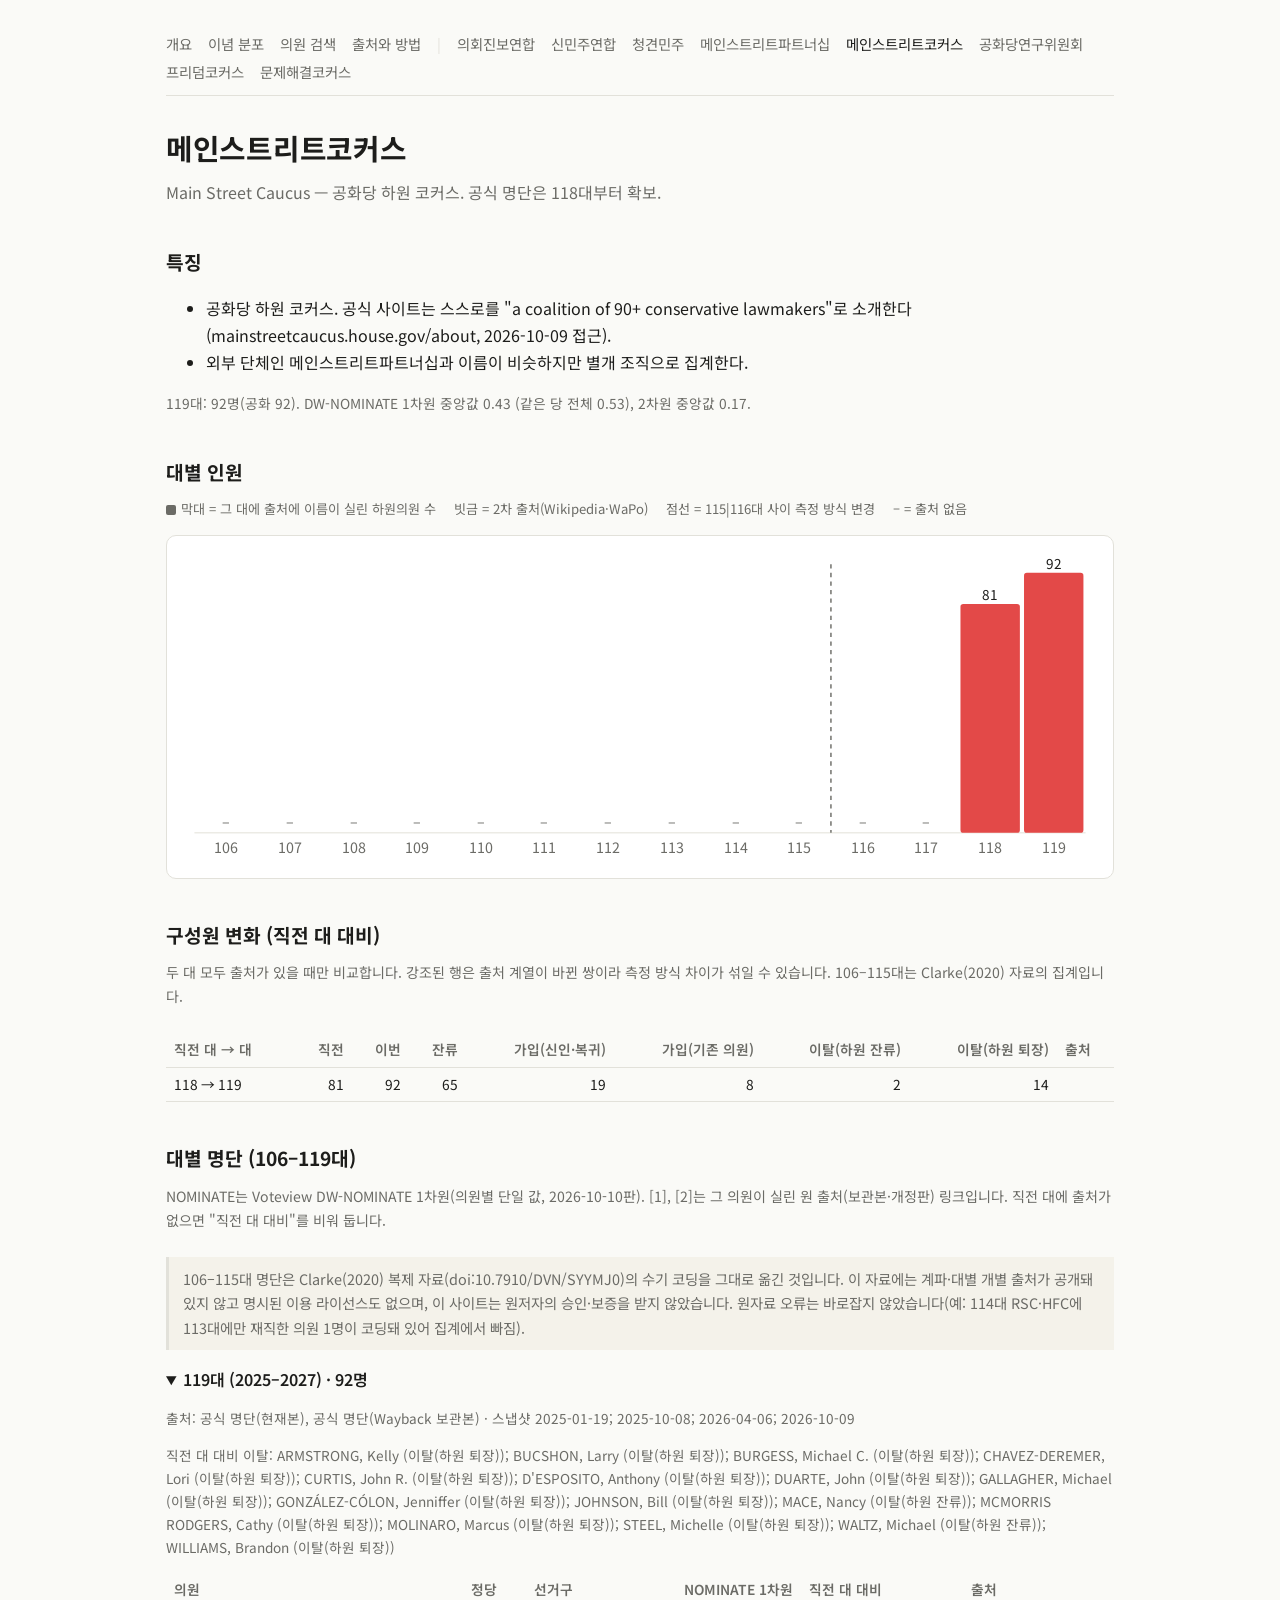
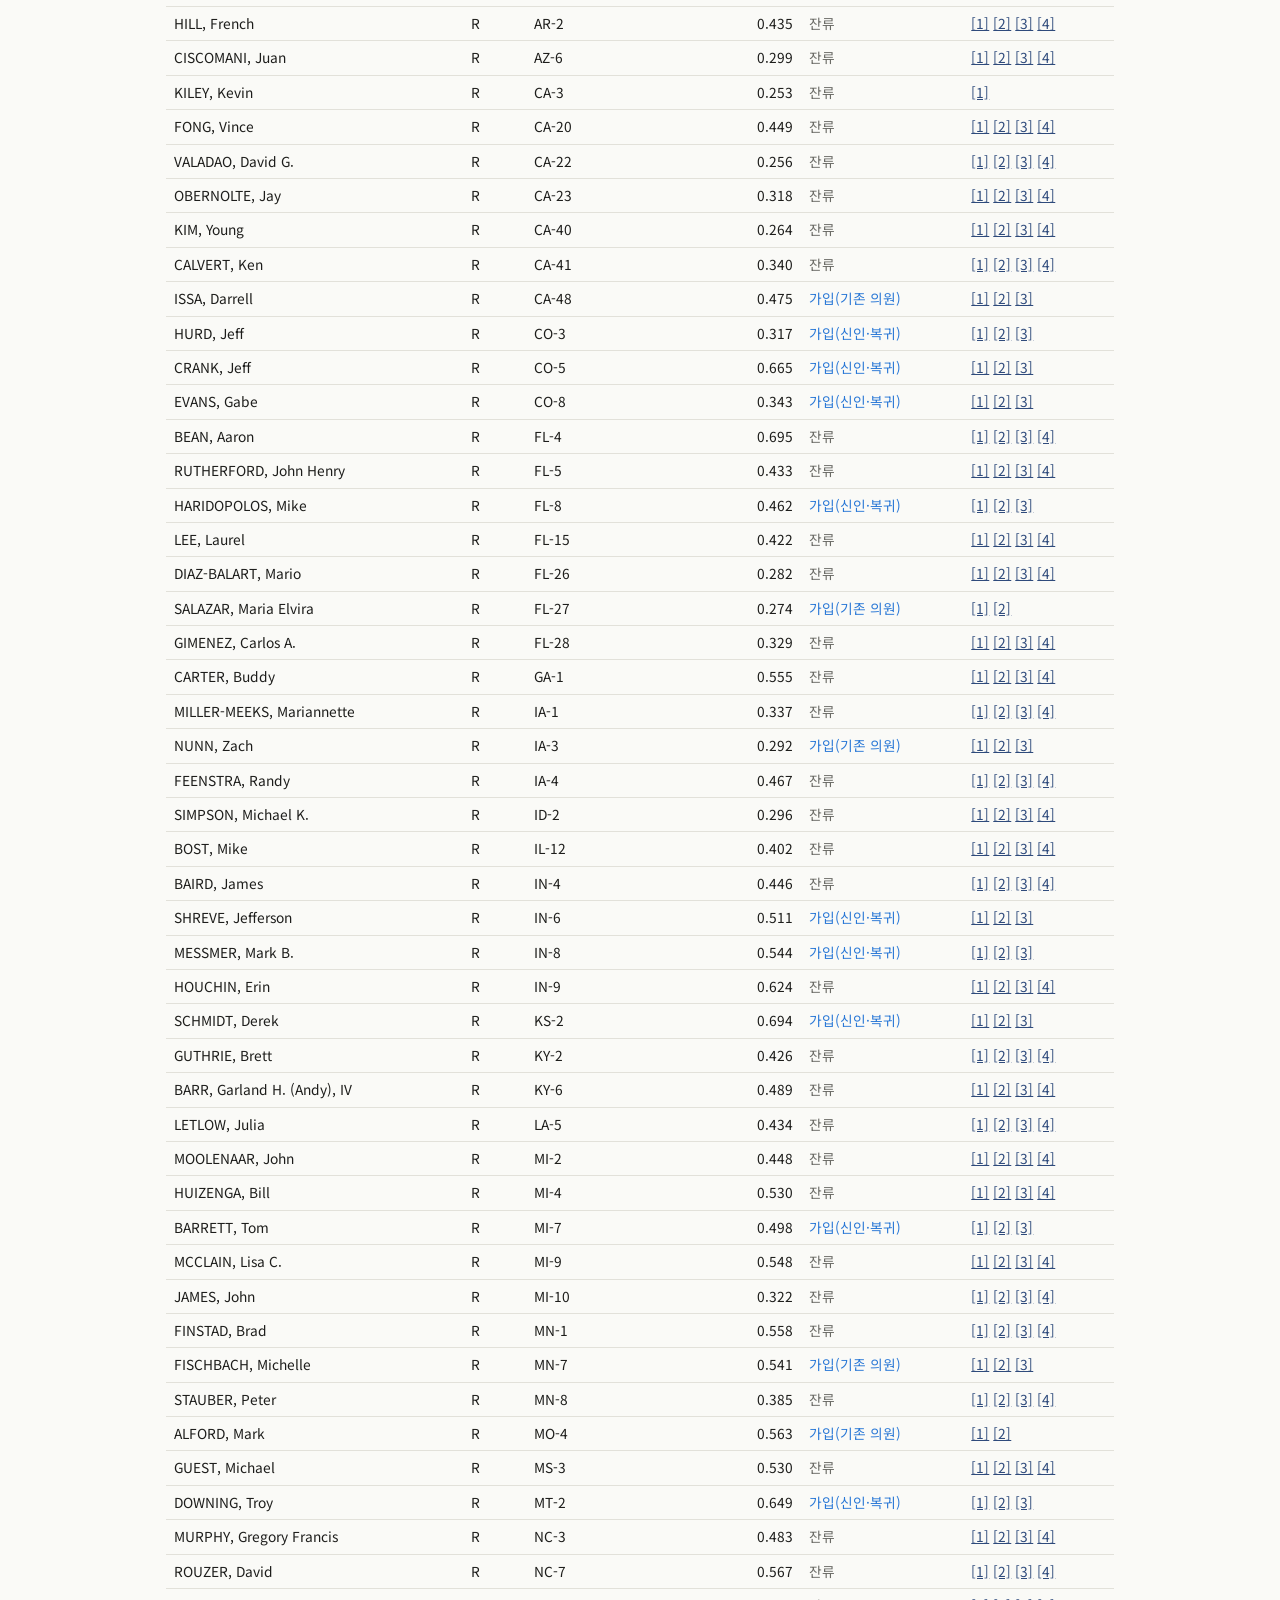
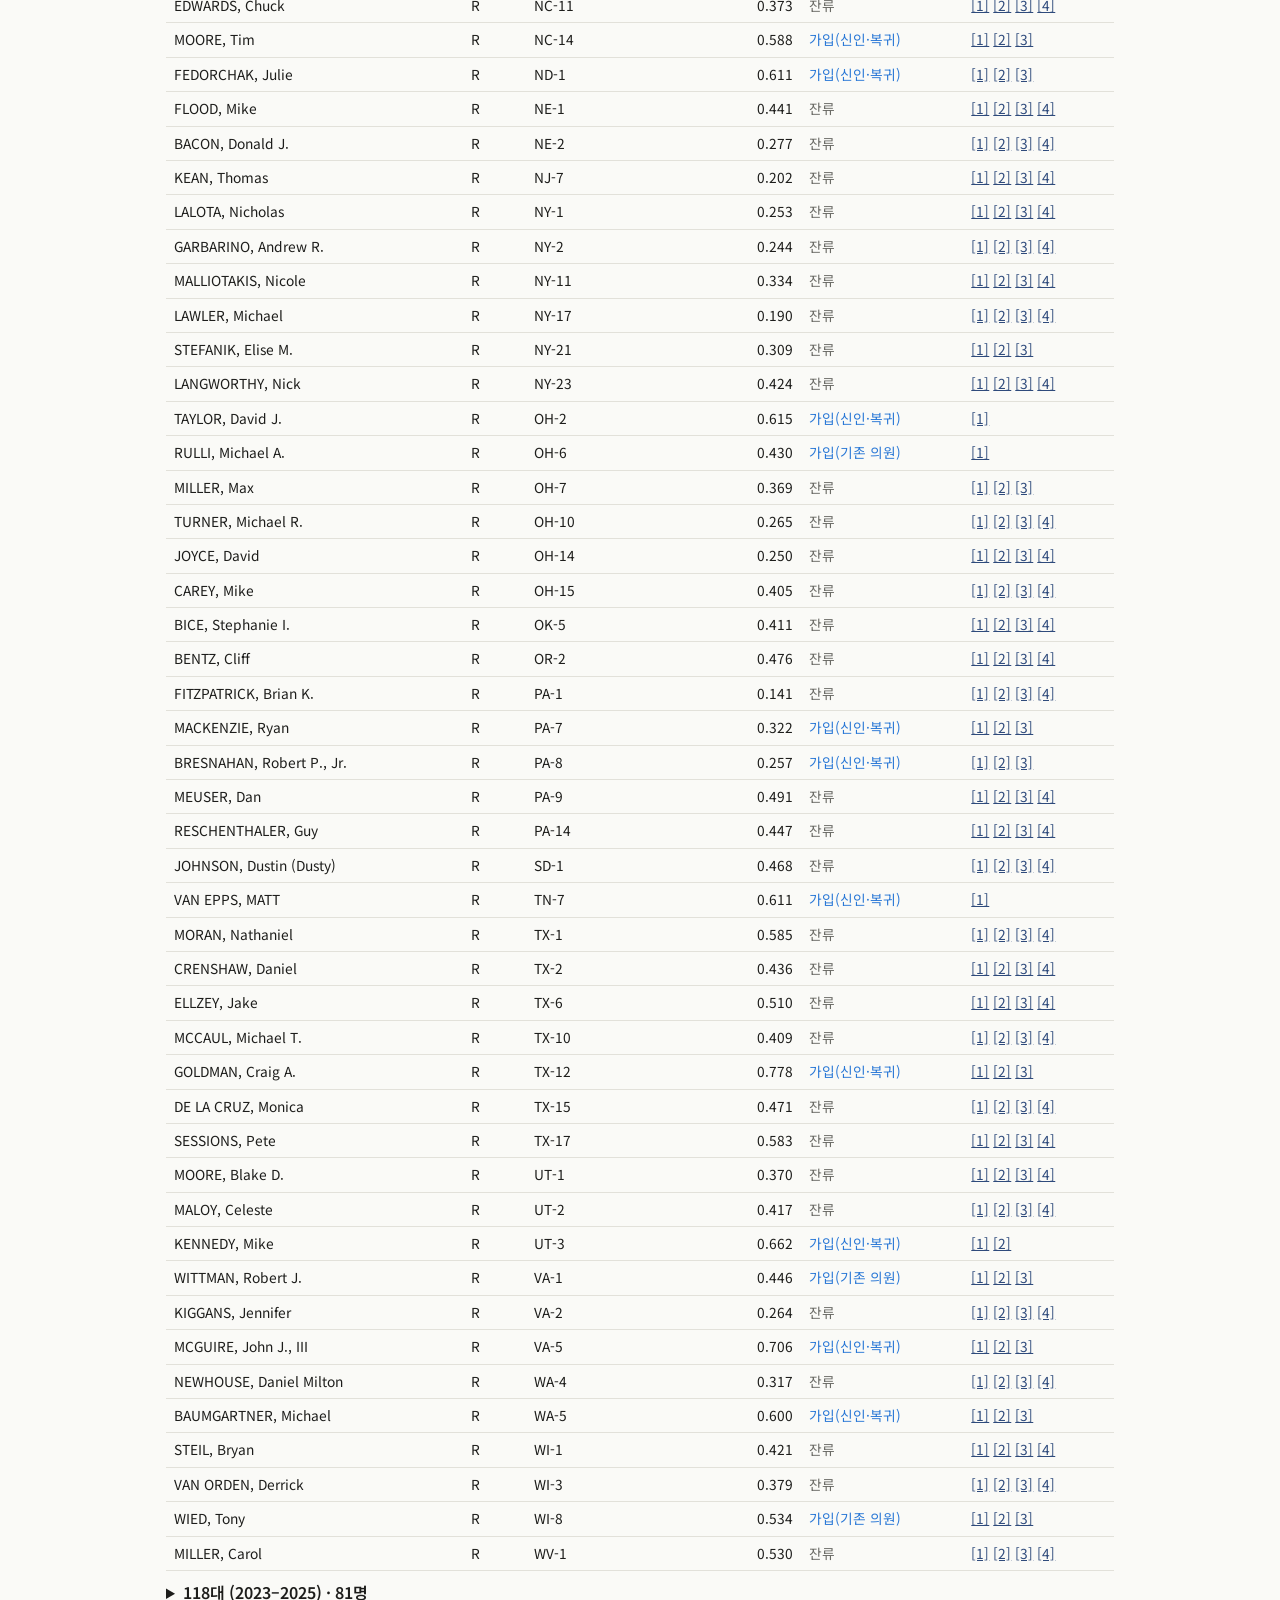
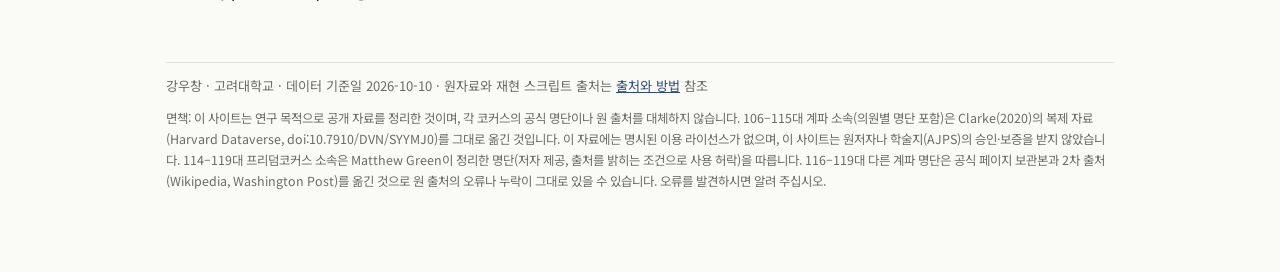
<file: caucus-mainstreet.html>
<!doctype html>
<html lang="ko"><head><meta charset="utf-8"><meta name="viewport" content="width=device-width, initial-scale=1">
<title>메인스트리트코커스 · 미국 의회 정당 계파</title><meta name="description" content="Main Street Caucus 대별 소속 의원">
<link rel="preconnect" href="https://fonts.googleapis.com">
<link rel="stylesheet" href="https://fonts.googleapis.com/css2?family=Noto+Sans+KR:wght@400;600;700&display=swap">
<link rel="stylesheet" href="assets/site.css?v=86cd058b"></head>
<body><main>
<nav class="top"><a href="index.html" class="">개요</a> <a href="nominate.html" class="">이념 분포</a> <a href="members.html" class="">의원 검색</a> <a href="methods.html" class="">출처와 방법</a> <span style="color:var(--line)">|</span> <a href="caucus-cpc.html" class="">의회진보연합</a> <a href="caucus-ndc.html" class="">신민주연합</a> <a href="caucus-bluedog.html" class="">청견민주</a> <a href="caucus-rmsp.html" class="">메인스트리트파트너십</a> <a href="caucus-mainstreet.html" class="on">메인스트리트코커스</a> <a href="caucus-rsc.html" class="">공화당연구위원회</a> <a href="caucus-hfc.html" class="">프리덤코커스</a> <a href="caucus-psc.html" class="">문제해결코커스</a></nav>
<h1>메인스트리트코커스</h1><p class="lede">Main Street Caucus — 공화당 하원 코커스. 공식 명단은 118대부터 확보.</p>
<h2>특징</h2><ul><li>공화당 하원 코커스. 공식 사이트는 스스로를 "a coalition of 90+ conservative lawmakers"로 소개한다(mainstreetcaucus.house.gov/about, 2026-10-09 접근).</li><li>외부 단체인 메인스트리트파트너십과 이름이 비슷하지만 별개 조직으로 집계한다.</li></ul><p style="font-size:0.86rem;color:var(--muted)">119대: 92명(공화 92). DW-NOMINATE 1차원 중앙값 0.43 (같은 당 전체 0.53), 2차원 중앙값 0.17.</p>
<h2>대별 인원</h2><div class="legend"><span><span class="sw" style="background:var(--muted)"></span>막대 = 그 대에 출처에 이름이 실린 하원의원 수</span><span>빗금 = 2차 출처(Wikipedia·WaPo)</span><span>점선 = 115|116대 사이 측정 방식 변경</span><span>– = 출처 없음</span></div><div class="card"><svg class="bars" viewBox="0 0 640 220" role="img" aria-label="mainstreet 대별 인원"><defs><pattern id="hatch-mainstreet" width="4" height="4" patternUnits="userSpaceOnUse" patternTransform="rotate(45)"><rect width="4" height="4" fill="var(--r)" opacity="0.35"/><line x1="0" y1="0" x2="0" y2="4" stroke="var(--r)" stroke-width="2"/></pattern></defs><line class="gridline" x1="8" x2="632" y1="198" y2="198"/><line class="divider" x1="453.7" x2="453.7" y1="10" y2="198"><title>115대까지 Clarke(2020) 수기 코딩, 116대부터 공식 명단</title></line><text x="30.3" y="212" text-anchor="middle">106</text><text x="30.3" y="194" text-anchor="middle">–</text><text x="74.9" y="212" text-anchor="middle">107</text><text x="74.9" y="194" text-anchor="middle">–</text><text x="119.4" y="212" text-anchor="middle">108</text><text x="119.4" y="194" text-anchor="middle">–</text><text x="164.0" y="212" text-anchor="middle">109</text><text x="164.0" y="194" text-anchor="middle">–</text><text x="208.6" y="212" text-anchor="middle">110</text><text x="208.6" y="194" text-anchor="middle">–</text><text x="253.1" y="212" text-anchor="middle">111</text><text x="253.1" y="194" text-anchor="middle">–</text><text x="297.7" y="212" text-anchor="middle">112</text><text x="297.7" y="194" text-anchor="middle">–</text><text x="342.3" y="212" text-anchor="middle">113</text><text x="342.3" y="194" text-anchor="middle">–</text><text x="386.9" y="212" text-anchor="middle">114</text><text x="386.9" y="194" text-anchor="middle">–</text><text x="431.4" y="212" text-anchor="middle">115</text><text x="431.4" y="194" text-anchor="middle">–</text><text x="476.0" y="212" text-anchor="middle">116</text><text x="476.0" y="194" text-anchor="middle">–</text><text x="520.6" y="212" text-anchor="middle">117</text><text x="520.6" y="194" text-anchor="middle">–</text><text x="565.1" y="212" text-anchor="middle">118</text><rect class="bar" x="544.4" y="37.8" width="41.6" height="160.2" rx="2" fill="var(--r)"><title>118대 (2023–2025): 81명 · 출처: 공식 명단(Wayback 보관본)</title></rect><text class="val" x="565.1" y="34.8" text-anchor="middle">81</text><text x="609.7" y="212" text-anchor="middle">119</text><rect class="bar" x="588.9" y="16.0" width="41.6" height="182.0" rx="2" fill="var(--r)"><title>119대 (2025–2027): 92명 · 출처: 공식 명단(현재본), 공식 명단(Wayback 보관본)</title></rect><text class="val" x="609.7" y="13.0" text-anchor="middle">92</text></svg></div>
<h2>구성원 변화 (직전 대 대비)</h2>
<p class="lede" style="font-size:0.88rem">두 대 모두 출처가 있을 때만 비교합니다. 강조된 행은 출처 계열이 바뀐 쌍이라 측정 방식 차이가 섞일 수 있습니다. 106–115대는 Clarke(2020) 자료의 집계입니다.</p>
<div class="table-wrap"><table><tr><th>직전 대 → 대</th><th class="num">직전</th><th class="num">이번</th><th class="num">잔류</th><th class="num">가입(신인·복귀)</th><th class="num">가입(기존 의원)</th><th class="num">이탈(하원 잔류)</th><th class="num">이탈(하원 퇴장)</th><th>출처</th></tr><tr class=""><td>118 → 119</td><td class="num">81</td><td class="num">92</td><td class="num">65</td><td class="num">19</td><td class="num">8</td><td class="num">2</td><td class="num">14</td><td></td></tr></table></div>
<h2>대별 명단 (106–119대)</h2>
<p class="lede" style="font-size:0.88rem">NOMINATE는 Voteview DW-NOMINATE 1차원(의원별 단일 값, 2026-10-10판). [1], [2]는 그 의원이 실린 원 출처(보관본·개정판) 링크입니다. 직전 대에 출처가 없으면 "직전 대 대비"를 비워 둡니다.</p>
<div class="note">106–115대 명단은 Clarke(2020) 복제 자료(doi:10.7910/DVN/SYYMJ0)의 수기 코딩을 그대로 옮긴 것입니다. 이 자료에는 계파·대별 개별 출처가 공개돼 있지 않고 명시된 이용 라이선스도 없으며, 이 사이트는 원저자의 승인·보증을 받지 않았습니다. 원자료 오류는 바로잡지 않았습니다(예: 114대 RSC·HFC에 113대에만 재직한 의원 1명이 코딩돼 있어 집계에서 빠짐).</div>
<details open><summary>119대 (2025–2027) · 92명</summary><p style="font-size:0.85rem;color:var(--muted)">출처: 공식 명단(현재본), 공식 명단(Wayback 보관본) · 스냅샷 2025-01-19; 2025-10-08; 2026-04-06; 2026-10-09</p><p style="font-size:0.85rem;color:var(--muted)">직전 대 대비 이탈: ARMSTRONG, Kelly (이탈(하원 퇴장)); BUCSHON, Larry (이탈(하원 퇴장)); BURGESS, Michael C. (이탈(하원 퇴장)); CHAVEZ-DEREMER, Lori (이탈(하원 퇴장)); CURTIS, John R. (이탈(하원 퇴장)); D&#x27;ESPOSITO, Anthony (이탈(하원 퇴장)); DUARTE, John (이탈(하원 퇴장)); GALLAGHER, Michael (이탈(하원 퇴장)); GONZÁLEZ-CÓLON, Jenniffer (이탈(하원 퇴장)); JOHNSON, Bill (이탈(하원 퇴장)); MACE, Nancy (이탈(하원 잔류)); MCMORRIS RODGERS, Cathy (이탈(하원 퇴장)); MOLINARO, Marcus (이탈(하원 퇴장)); STEEL, Michelle (이탈(하원 퇴장)); WALTZ, Michael (이탈(하원 잔류)); WILLIAMS, Brandon (이탈(하원 퇴장))</p><div class="table-wrap"><table><tr><th>의원</th><th>정당</th><th>선거구</th><th class="num">NOMINATE 1차원</th><th>직전 대 대비</th><th>출처</th></tr><tr><td>HILL, French</td><td>R</td><td>AR-2</td><td class="num">0.435</td><td class="st-stayed">잔류</td><td><a href="https://mainstreetcaucus.house.gov/membership" title="2026-10-09">[1]</a> <a href="https://web.archive.org/web/20250119003125/https://mainstreetcaucus.house.gov/membership" title="2025-01-19">[2]</a> <a href="https://web.archive.org/web/20251008172943/https://mainstreetcaucus.house.gov/membership" title="2025-10-08">[3]</a> <a href="https://web.archive.org/web/20260406141920/https://mainstreetcaucus.house.gov/membership" title="2026-04-06">[4]</a></td></tr><tr><td>CISCOMANI, Juan</td><td>R</td><td>AZ-6</td><td class="num">0.299</td><td class="st-stayed">잔류</td><td><a href="https://mainstreetcaucus.house.gov/membership" title="2026-10-09">[1]</a> <a href="https://web.archive.org/web/20250119003125/https://mainstreetcaucus.house.gov/membership" title="2025-01-19">[2]</a> <a href="https://web.archive.org/web/20251008172943/https://mainstreetcaucus.house.gov/membership" title="2025-10-08">[3]</a> <a href="https://web.archive.org/web/20260406141920/https://mainstreetcaucus.house.gov/membership" title="2026-04-06">[4]</a></td></tr><tr><td>KILEY, Kevin</td><td>R</td><td>CA-3</td><td class="num">0.253</td><td class="st-stayed">잔류</td><td><a href="https://web.archive.org/web/20250119003125/https://mainstreetcaucus.house.gov/membership" title="2025-01-19">[1]</a></td></tr><tr><td>FONG, Vince</td><td>R</td><td>CA-20</td><td class="num">0.449</td><td class="st-stayed">잔류</td><td><a href="https://mainstreetcaucus.house.gov/membership" title="2026-10-09">[1]</a> <a href="https://web.archive.org/web/20250119003125/https://mainstreetcaucus.house.gov/membership" title="2025-01-19">[2]</a> <a href="https://web.archive.org/web/20251008172943/https://mainstreetcaucus.house.gov/membership" title="2025-10-08">[3]</a> <a href="https://web.archive.org/web/20260406141920/https://mainstreetcaucus.house.gov/membership" title="2026-04-06">[4]</a></td></tr><tr><td>VALADAO, David G.</td><td>R</td><td>CA-22</td><td class="num">0.256</td><td class="st-stayed">잔류</td><td><a href="https://mainstreetcaucus.house.gov/membership" title="2026-10-09">[1]</a> <a href="https://web.archive.org/web/20250119003125/https://mainstreetcaucus.house.gov/membership" title="2025-01-19">[2]</a> <a href="https://web.archive.org/web/20251008172943/https://mainstreetcaucus.house.gov/membership" title="2025-10-08">[3]</a> <a href="https://web.archive.org/web/20260406141920/https://mainstreetcaucus.house.gov/membership" title="2026-04-06">[4]</a></td></tr><tr><td>OBERNOLTE, Jay</td><td>R</td><td>CA-23</td><td class="num">0.318</td><td class="st-stayed">잔류</td><td><a href="https://mainstreetcaucus.house.gov/membership" title="2026-10-09">[1]</a> <a href="https://web.archive.org/web/20250119003125/https://mainstreetcaucus.house.gov/membership" title="2025-01-19">[2]</a> <a href="https://web.archive.org/web/20251008172943/https://mainstreetcaucus.house.gov/membership" title="2025-10-08">[3]</a> <a href="https://web.archive.org/web/20260406141920/https://mainstreetcaucus.house.gov/membership" title="2026-04-06">[4]</a></td></tr><tr><td>KIM, Young</td><td>R</td><td>CA-40</td><td class="num">0.264</td><td class="st-stayed">잔류</td><td><a href="https://mainstreetcaucus.house.gov/membership" title="2026-10-09">[1]</a> <a href="https://web.archive.org/web/20250119003125/https://mainstreetcaucus.house.gov/membership" title="2025-01-19">[2]</a> <a href="https://web.archive.org/web/20251008172943/https://mainstreetcaucus.house.gov/membership" title="2025-10-08">[3]</a> <a href="https://web.archive.org/web/20260406141920/https://mainstreetcaucus.house.gov/membership" title="2026-04-06">[4]</a></td></tr><tr><td>CALVERT, Ken</td><td>R</td><td>CA-41</td><td class="num">0.340</td><td class="st-stayed">잔류</td><td><a href="https://mainstreetcaucus.house.gov/membership" title="2026-10-09">[1]</a> <a href="https://web.archive.org/web/20250119003125/https://mainstreetcaucus.house.gov/membership" title="2025-01-19">[2]</a> <a href="https://web.archive.org/web/20251008172943/https://mainstreetcaucus.house.gov/membership" title="2025-10-08">[3]</a> <a href="https://web.archive.org/web/20260406141920/https://mainstreetcaucus.house.gov/membership" title="2026-04-06">[4]</a></td></tr><tr><td>ISSA, Darrell</td><td>R</td><td>CA-48</td><td class="num">0.475</td><td class="st-joined_from_house">가입(기존 의원)</td><td><a href="https://mainstreetcaucus.house.gov/membership" title="2026-10-09">[1]</a> <a href="https://web.archive.org/web/20251008172943/https://mainstreetcaucus.house.gov/membership" title="2025-10-08">[2]</a> <a href="https://web.archive.org/web/20260406141920/https://mainstreetcaucus.house.gov/membership" title="2026-04-06">[3]</a></td></tr><tr><td>HURD, Jeff</td><td>R</td><td>CO-3</td><td class="num">0.317</td><td class="st-joined_new_member">가입(신인·복귀)</td><td><a href="https://mainstreetcaucus.house.gov/membership" title="2026-10-09">[1]</a> <a href="https://web.archive.org/web/20251008172943/https://mainstreetcaucus.house.gov/membership" title="2025-10-08">[2]</a> <a href="https://web.archive.org/web/20260406141920/https://mainstreetcaucus.house.gov/membership" title="2026-04-06">[3]</a></td></tr><tr><td>CRANK, Jeff</td><td>R</td><td>CO-5</td><td class="num">0.665</td><td class="st-joined_new_member">가입(신인·복귀)</td><td><a href="https://mainstreetcaucus.house.gov/membership" title="2026-10-09">[1]</a> <a href="https://web.archive.org/web/20251008172943/https://mainstreetcaucus.house.gov/membership" title="2025-10-08">[2]</a> <a href="https://web.archive.org/web/20260406141920/https://mainstreetcaucus.house.gov/membership" title="2026-04-06">[3]</a></td></tr><tr><td>EVANS, Gabe</td><td>R</td><td>CO-8</td><td class="num">0.343</td><td class="st-joined_new_member">가입(신인·복귀)</td><td><a href="https://mainstreetcaucus.house.gov/membership" title="2026-10-09">[1]</a> <a href="https://web.archive.org/web/20251008172943/https://mainstreetcaucus.house.gov/membership" title="2025-10-08">[2]</a> <a href="https://web.archive.org/web/20260406141920/https://mainstreetcaucus.house.gov/membership" title="2026-04-06">[3]</a></td></tr><tr><td>BEAN, Aaron</td><td>R</td><td>FL-4</td><td class="num">0.695</td><td class="st-stayed">잔류</td><td><a href="https://mainstreetcaucus.house.gov/membership" title="2026-10-09">[1]</a> <a href="https://web.archive.org/web/20250119003125/https://mainstreetcaucus.house.gov/membership" title="2025-01-19">[2]</a> <a href="https://web.archive.org/web/20251008172943/https://mainstreetcaucus.house.gov/membership" title="2025-10-08">[3]</a> <a href="https://web.archive.org/web/20260406141920/https://mainstreetcaucus.house.gov/membership" title="2026-04-06">[4]</a></td></tr><tr><td>RUTHERFORD, John Henry</td><td>R</td><td>FL-5</td><td class="num">0.433</td><td class="st-stayed">잔류</td><td><a href="https://mainstreetcaucus.house.gov/membership" title="2026-10-09">[1]</a> <a href="https://web.archive.org/web/20250119003125/https://mainstreetcaucus.house.gov/membership" title="2025-01-19">[2]</a> <a href="https://web.archive.org/web/20251008172943/https://mainstreetcaucus.house.gov/membership" title="2025-10-08">[3]</a> <a href="https://web.archive.org/web/20260406141920/https://mainstreetcaucus.house.gov/membership" title="2026-04-06">[4]</a></td></tr><tr><td>HARIDOPOLOS, Mike</td><td>R</td><td>FL-8</td><td class="num">0.462</td><td class="st-joined_new_member">가입(신인·복귀)</td><td><a href="https://mainstreetcaucus.house.gov/membership" title="2026-10-09">[1]</a> <a href="https://web.archive.org/web/20251008172943/https://mainstreetcaucus.house.gov/membership" title="2025-10-08">[2]</a> <a href="https://web.archive.org/web/20260406141920/https://mainstreetcaucus.house.gov/membership" title="2026-04-06">[3]</a></td></tr><tr><td>LEE, Laurel</td><td>R</td><td>FL-15</td><td class="num">0.422</td><td class="st-stayed">잔류</td><td><a href="https://mainstreetcaucus.house.gov/membership" title="2026-10-09">[1]</a> <a href="https://web.archive.org/web/20250119003125/https://mainstreetcaucus.house.gov/membership" title="2025-01-19">[2]</a> <a href="https://web.archive.org/web/20251008172943/https://mainstreetcaucus.house.gov/membership" title="2025-10-08">[3]</a> <a href="https://web.archive.org/web/20260406141920/https://mainstreetcaucus.house.gov/membership" title="2026-04-06">[4]</a></td></tr><tr><td>DIAZ-BALART, Mario</td><td>R</td><td>FL-26</td><td class="num">0.282</td><td class="st-stayed">잔류</td><td><a href="https://mainstreetcaucus.house.gov/membership" title="2026-10-09">[1]</a> <a href="https://web.archive.org/web/20250119003125/https://mainstreetcaucus.house.gov/membership" title="2025-01-19">[2]</a> <a href="https://web.archive.org/web/20251008172943/https://mainstreetcaucus.house.gov/membership" title="2025-10-08">[3]</a> <a href="https://web.archive.org/web/20260406141920/https://mainstreetcaucus.house.gov/membership" title="2026-04-06">[4]</a></td></tr><tr><td>SALAZAR, Maria Elvira</td><td>R</td><td>FL-27</td><td class="num">0.274</td><td class="st-joined_from_house">가입(기존 의원)</td><td><a href="https://mainstreetcaucus.house.gov/membership" title="2026-10-09">[1]</a> <a href="https://web.archive.org/web/20260406141920/https://mainstreetcaucus.house.gov/membership" title="2026-04-06">[2]</a></td></tr><tr><td>GIMENEZ, Carlos A.</td><td>R</td><td>FL-28</td><td class="num">0.329</td><td class="st-stayed">잔류</td><td><a href="https://mainstreetcaucus.house.gov/membership" title="2026-10-09">[1]</a> <a href="https://web.archive.org/web/20250119003125/https://mainstreetcaucus.house.gov/membership" title="2025-01-19">[2]</a> <a href="https://web.archive.org/web/20251008172943/https://mainstreetcaucus.house.gov/membership" title="2025-10-08">[3]</a> <a href="https://web.archive.org/web/20260406141920/https://mainstreetcaucus.house.gov/membership" title="2026-04-06">[4]</a></td></tr><tr><td>CARTER, Buddy</td><td>R</td><td>GA-1</td><td class="num">0.555</td><td class="st-stayed">잔류</td><td><a href="https://mainstreetcaucus.house.gov/membership" title="2026-10-09">[1]</a> <a href="https://web.archive.org/web/20250119003125/https://mainstreetcaucus.house.gov/membership" title="2025-01-19">[2]</a> <a href="https://web.archive.org/web/20251008172943/https://mainstreetcaucus.house.gov/membership" title="2025-10-08">[3]</a> <a href="https://web.archive.org/web/20260406141920/https://mainstreetcaucus.house.gov/membership" title="2026-04-06">[4]</a></td></tr><tr><td>MILLER-MEEKS, Mariannette</td><td>R</td><td>IA-1</td><td class="num">0.337</td><td class="st-stayed">잔류</td><td><a href="https://mainstreetcaucus.house.gov/membership" title="2026-10-09">[1]</a> <a href="https://web.archive.org/web/20250119003125/https://mainstreetcaucus.house.gov/membership" title="2025-01-19">[2]</a> <a href="https://web.archive.org/web/20251008172943/https://mainstreetcaucus.house.gov/membership" title="2025-10-08">[3]</a> <a href="https://web.archive.org/web/20260406141920/https://mainstreetcaucus.house.gov/membership" title="2026-04-06">[4]</a></td></tr><tr><td>NUNN, Zach</td><td>R</td><td>IA-3</td><td class="num">0.292</td><td class="st-joined_from_house">가입(기존 의원)</td><td><a href="https://mainstreetcaucus.house.gov/membership" title="2026-10-09">[1]</a> <a href="https://web.archive.org/web/20251008172943/https://mainstreetcaucus.house.gov/membership" title="2025-10-08">[2]</a> <a href="https://web.archive.org/web/20260406141920/https://mainstreetcaucus.house.gov/membership" title="2026-04-06">[3]</a></td></tr><tr><td>FEENSTRA, Randy</td><td>R</td><td>IA-4</td><td class="num">0.467</td><td class="st-stayed">잔류</td><td><a href="https://mainstreetcaucus.house.gov/membership" title="2026-10-09">[1]</a> <a href="https://web.archive.org/web/20250119003125/https://mainstreetcaucus.house.gov/membership" title="2025-01-19">[2]</a> <a href="https://web.archive.org/web/20251008172943/https://mainstreetcaucus.house.gov/membership" title="2025-10-08">[3]</a> <a href="https://web.archive.org/web/20260406141920/https://mainstreetcaucus.house.gov/membership" title="2026-04-06">[4]</a></td></tr><tr><td>SIMPSON, Michael K.</td><td>R</td><td>ID-2</td><td class="num">0.296</td><td class="st-stayed">잔류</td><td><a href="https://mainstreetcaucus.house.gov/membership" title="2026-10-09">[1]</a> <a href="https://web.archive.org/web/20250119003125/https://mainstreetcaucus.house.gov/membership" title="2025-01-19">[2]</a> <a href="https://web.archive.org/web/20251008172943/https://mainstreetcaucus.house.gov/membership" title="2025-10-08">[3]</a> <a href="https://web.archive.org/web/20260406141920/https://mainstreetcaucus.house.gov/membership" title="2026-04-06">[4]</a></td></tr><tr><td>BOST, Mike</td><td>R</td><td>IL-12</td><td class="num">0.402</td><td class="st-stayed">잔류</td><td><a href="https://mainstreetcaucus.house.gov/membership" title="2026-10-09">[1]</a> <a href="https://web.archive.org/web/20250119003125/https://mainstreetcaucus.house.gov/membership" title="2025-01-19">[2]</a> <a href="https://web.archive.org/web/20251008172943/https://mainstreetcaucus.house.gov/membership" title="2025-10-08">[3]</a> <a href="https://web.archive.org/web/20260406141920/https://mainstreetcaucus.house.gov/membership" title="2026-04-06">[4]</a></td></tr><tr><td>BAIRD, James</td><td>R</td><td>IN-4</td><td class="num">0.446</td><td class="st-stayed">잔류</td><td><a href="https://mainstreetcaucus.house.gov/membership" title="2026-10-09">[1]</a> <a href="https://web.archive.org/web/20250119003125/https://mainstreetcaucus.house.gov/membership" title="2025-01-19">[2]</a> <a href="https://web.archive.org/web/20251008172943/https://mainstreetcaucus.house.gov/membership" title="2025-10-08">[3]</a> <a href="https://web.archive.org/web/20260406141920/https://mainstreetcaucus.house.gov/membership" title="2026-04-06">[4]</a></td></tr><tr><td>SHREVE, Jefferson</td><td>R</td><td>IN-6</td><td class="num">0.511</td><td class="st-joined_new_member">가입(신인·복귀)</td><td><a href="https://mainstreetcaucus.house.gov/membership" title="2026-10-09">[1]</a> <a href="https://web.archive.org/web/20251008172943/https://mainstreetcaucus.house.gov/membership" title="2025-10-08">[2]</a> <a href="https://web.archive.org/web/20260406141920/https://mainstreetcaucus.house.gov/membership" title="2026-04-06">[3]</a></td></tr><tr><td>MESSMER, Mark B.</td><td>R</td><td>IN-8</td><td class="num">0.544</td><td class="st-joined_new_member">가입(신인·복귀)</td><td><a href="https://mainstreetcaucus.house.gov/membership" title="2026-10-09">[1]</a> <a href="https://web.archive.org/web/20251008172943/https://mainstreetcaucus.house.gov/membership" title="2025-10-08">[2]</a> <a href="https://web.archive.org/web/20260406141920/https://mainstreetcaucus.house.gov/membership" title="2026-04-06">[3]</a></td></tr><tr><td>HOUCHIN, Erin</td><td>R</td><td>IN-9</td><td class="num">0.624</td><td class="st-stayed">잔류</td><td><a href="https://mainstreetcaucus.house.gov/membership" title="2026-10-09">[1]</a> <a href="https://web.archive.org/web/20250119003125/https://mainstreetcaucus.house.gov/membership" title="2025-01-19">[2]</a> <a href="https://web.archive.org/web/20251008172943/https://mainstreetcaucus.house.gov/membership" title="2025-10-08">[3]</a> <a href="https://web.archive.org/web/20260406141920/https://mainstreetcaucus.house.gov/membership" title="2026-04-06">[4]</a></td></tr><tr><td>SCHMIDT, Derek</td><td>R</td><td>KS-2</td><td class="num">0.694</td><td class="st-joined_new_member">가입(신인·복귀)</td><td><a href="https://mainstreetcaucus.house.gov/membership" title="2026-10-09">[1]</a> <a href="https://web.archive.org/web/20251008172943/https://mainstreetcaucus.house.gov/membership" title="2025-10-08">[2]</a> <a href="https://web.archive.org/web/20260406141920/https://mainstreetcaucus.house.gov/membership" title="2026-04-06">[3]</a></td></tr><tr><td>GUTHRIE, Brett</td><td>R</td><td>KY-2</td><td class="num">0.426</td><td class="st-stayed">잔류</td><td><a href="https://mainstreetcaucus.house.gov/membership" title="2026-10-09">[1]</a> <a href="https://web.archive.org/web/20250119003125/https://mainstreetcaucus.house.gov/membership" title="2025-01-19">[2]</a> <a href="https://web.archive.org/web/20251008172943/https://mainstreetcaucus.house.gov/membership" title="2025-10-08">[3]</a> <a href="https://web.archive.org/web/20260406141920/https://mainstreetcaucus.house.gov/membership" title="2026-04-06">[4]</a></td></tr><tr><td>BARR, Garland H. (Andy), IV</td><td>R</td><td>KY-6</td><td class="num">0.489</td><td class="st-stayed">잔류</td><td><a href="https://mainstreetcaucus.house.gov/membership" title="2026-10-09">[1]</a> <a href="https://web.archive.org/web/20250119003125/https://mainstreetcaucus.house.gov/membership" title="2025-01-19">[2]</a> <a href="https://web.archive.org/web/20251008172943/https://mainstreetcaucus.house.gov/membership" title="2025-10-08">[3]</a> <a href="https://web.archive.org/web/20260406141920/https://mainstreetcaucus.house.gov/membership" title="2026-04-06">[4]</a></td></tr><tr><td>LETLOW, Julia</td><td>R</td><td>LA-5</td><td class="num">0.434</td><td class="st-stayed">잔류</td><td><a href="https://mainstreetcaucus.house.gov/membership" title="2026-10-09">[1]</a> <a href="https://web.archive.org/web/20250119003125/https://mainstreetcaucus.house.gov/membership" title="2025-01-19">[2]</a> <a href="https://web.archive.org/web/20251008172943/https://mainstreetcaucus.house.gov/membership" title="2025-10-08">[3]</a> <a href="https://web.archive.org/web/20260406141920/https://mainstreetcaucus.house.gov/membership" title="2026-04-06">[4]</a></td></tr><tr><td>MOOLENAAR, John</td><td>R</td><td>MI-2</td><td class="num">0.448</td><td class="st-stayed">잔류</td><td><a href="https://mainstreetcaucus.house.gov/membership" title="2026-10-09">[1]</a> <a href="https://web.archive.org/web/20250119003125/https://mainstreetcaucus.house.gov/membership" title="2025-01-19">[2]</a> <a href="https://web.archive.org/web/20251008172943/https://mainstreetcaucus.house.gov/membership" title="2025-10-08">[3]</a> <a href="https://web.archive.org/web/20260406141920/https://mainstreetcaucus.house.gov/membership" title="2026-04-06">[4]</a></td></tr><tr><td>HUIZENGA, Bill</td><td>R</td><td>MI-4</td><td class="num">0.530</td><td class="st-stayed">잔류</td><td><a href="https://mainstreetcaucus.house.gov/membership" title="2026-10-09">[1]</a> <a href="https://web.archive.org/web/20250119003125/https://mainstreetcaucus.house.gov/membership" title="2025-01-19">[2]</a> <a href="https://web.archive.org/web/20251008172943/https://mainstreetcaucus.house.gov/membership" title="2025-10-08">[3]</a> <a href="https://web.archive.org/web/20260406141920/https://mainstreetcaucus.house.gov/membership" title="2026-04-06">[4]</a></td></tr><tr><td>BARRETT, Tom</td><td>R</td><td>MI-7</td><td class="num">0.498</td><td class="st-joined_new_member">가입(신인·복귀)</td><td><a href="https://mainstreetcaucus.house.gov/membership" title="2026-10-09">[1]</a> <a href="https://web.archive.org/web/20251008172943/https://mainstreetcaucus.house.gov/membership" title="2025-10-08">[2]</a> <a href="https://web.archive.org/web/20260406141920/https://mainstreetcaucus.house.gov/membership" title="2026-04-06">[3]</a></td></tr><tr><td>MCCLAIN, Lisa C.</td><td>R</td><td>MI-9</td><td class="num">0.548</td><td class="st-stayed">잔류</td><td><a href="https://mainstreetcaucus.house.gov/membership" title="2026-10-09">[1]</a> <a href="https://web.archive.org/web/20250119003125/https://mainstreetcaucus.house.gov/membership" title="2025-01-19">[2]</a> <a href="https://web.archive.org/web/20251008172943/https://mainstreetcaucus.house.gov/membership" title="2025-10-08">[3]</a> <a href="https://web.archive.org/web/20260406141920/https://mainstreetcaucus.house.gov/membership" title="2026-04-06">[4]</a></td></tr><tr><td>JAMES, John</td><td>R</td><td>MI-10</td><td class="num">0.322</td><td class="st-stayed">잔류</td><td><a href="https://mainstreetcaucus.house.gov/membership" title="2026-10-09">[1]</a> <a href="https://web.archive.org/web/20250119003125/https://mainstreetcaucus.house.gov/membership" title="2025-01-19">[2]</a> <a href="https://web.archive.org/web/20251008172943/https://mainstreetcaucus.house.gov/membership" title="2025-10-08">[3]</a> <a href="https://web.archive.org/web/20260406141920/https://mainstreetcaucus.house.gov/membership" title="2026-04-06">[4]</a></td></tr><tr><td>FINSTAD, Brad</td><td>R</td><td>MN-1</td><td class="num">0.558</td><td class="st-stayed">잔류</td><td><a href="https://mainstreetcaucus.house.gov/membership" title="2026-10-09">[1]</a> <a href="https://web.archive.org/web/20250119003125/https://mainstreetcaucus.house.gov/membership" title="2025-01-19">[2]</a> <a href="https://web.archive.org/web/20251008172943/https://mainstreetcaucus.house.gov/membership" title="2025-10-08">[3]</a> <a href="https://web.archive.org/web/20260406141920/https://mainstreetcaucus.house.gov/membership" title="2026-04-06">[4]</a></td></tr><tr><td>FISCHBACH, Michelle</td><td>R</td><td>MN-7</td><td class="num">0.541</td><td class="st-joined_from_house">가입(기존 의원)</td><td><a href="https://mainstreetcaucus.house.gov/membership" title="2026-10-09">[1]</a> <a href="https://web.archive.org/web/20251008172943/https://mainstreetcaucus.house.gov/membership" title="2025-10-08">[2]</a> <a href="https://web.archive.org/web/20260406141920/https://mainstreetcaucus.house.gov/membership" title="2026-04-06">[3]</a></td></tr><tr><td>STAUBER, Peter</td><td>R</td><td>MN-8</td><td class="num">0.385</td><td class="st-stayed">잔류</td><td><a href="https://mainstreetcaucus.house.gov/membership" title="2026-10-09">[1]</a> <a href="https://web.archive.org/web/20250119003125/https://mainstreetcaucus.house.gov/membership" title="2025-01-19">[2]</a> <a href="https://web.archive.org/web/20251008172943/https://mainstreetcaucus.house.gov/membership" title="2025-10-08">[3]</a> <a href="https://web.archive.org/web/20260406141920/https://mainstreetcaucus.house.gov/membership" title="2026-04-06">[4]</a></td></tr><tr><td>ALFORD, Mark</td><td>R</td><td>MO-4</td><td class="num">0.563</td><td class="st-joined_from_house">가입(기존 의원)</td><td><a href="https://mainstreetcaucus.house.gov/membership" title="2026-10-09">[1]</a> <a href="https://web.archive.org/web/20260406141920/https://mainstreetcaucus.house.gov/membership" title="2026-04-06">[2]</a></td></tr><tr><td>GUEST, Michael</td><td>R</td><td>MS-3</td><td class="num">0.530</td><td class="st-stayed">잔류</td><td><a href="https://mainstreetcaucus.house.gov/membership" title="2026-10-09">[1]</a> <a href="https://web.archive.org/web/20250119003125/https://mainstreetcaucus.house.gov/membership" title="2025-01-19">[2]</a> <a href="https://web.archive.org/web/20251008172943/https://mainstreetcaucus.house.gov/membership" title="2025-10-08">[3]</a> <a href="https://web.archive.org/web/20260406141920/https://mainstreetcaucus.house.gov/membership" title="2026-04-06">[4]</a></td></tr><tr><td>DOWNING, Troy</td><td>R</td><td>MT-2</td><td class="num">0.649</td><td class="st-joined_new_member">가입(신인·복귀)</td><td><a href="https://mainstreetcaucus.house.gov/membership" title="2026-10-09">[1]</a> <a href="https://web.archive.org/web/20251008172943/https://mainstreetcaucus.house.gov/membership" title="2025-10-08">[2]</a> <a href="https://web.archive.org/web/20260406141920/https://mainstreetcaucus.house.gov/membership" title="2026-04-06">[3]</a></td></tr><tr><td>MURPHY, Gregory Francis</td><td>R</td><td>NC-3</td><td class="num">0.483</td><td class="st-stayed">잔류</td><td><a href="https://mainstreetcaucus.house.gov/membership" title="2026-10-09">[1]</a> <a href="https://web.archive.org/web/20250119003125/https://mainstreetcaucus.house.gov/membership" title="2025-01-19">[2]</a> <a href="https://web.archive.org/web/20251008172943/https://mainstreetcaucus.house.gov/membership" title="2025-10-08">[3]</a> <a href="https://web.archive.org/web/20260406141920/https://mainstreetcaucus.house.gov/membership" title="2026-04-06">[4]</a></td></tr><tr><td>ROUZER, David</td><td>R</td><td>NC-7</td><td class="num">0.567</td><td class="st-stayed">잔류</td><td><a href="https://mainstreetcaucus.house.gov/membership" title="2026-10-09">[1]</a> <a href="https://web.archive.org/web/20250119003125/https://mainstreetcaucus.house.gov/membership" title="2025-01-19">[2]</a> <a href="https://web.archive.org/web/20251008172943/https://mainstreetcaucus.house.gov/membership" title="2025-10-08">[3]</a> <a href="https://web.archive.org/web/20260406141920/https://mainstreetcaucus.house.gov/membership" title="2026-04-06">[4]</a></td></tr><tr><td>EDWARDS, Chuck</td><td>R</td><td>NC-11</td><td class="num">0.373</td><td class="st-stayed">잔류</td><td><a href="https://mainstreetcaucus.house.gov/membership" title="2026-10-09">[1]</a> <a href="https://web.archive.org/web/20250119003125/https://mainstreetcaucus.house.gov/membership" title="2025-01-19">[2]</a> <a href="https://web.archive.org/web/20251008172943/https://mainstreetcaucus.house.gov/membership" title="2025-10-08">[3]</a> <a href="https://web.archive.org/web/20260406141920/https://mainstreetcaucus.house.gov/membership" title="2026-04-06">[4]</a></td></tr><tr><td>MOORE, Tim</td><td>R</td><td>NC-14</td><td class="num">0.588</td><td class="st-joined_new_member">가입(신인·복귀)</td><td><a href="https://mainstreetcaucus.house.gov/membership" title="2026-10-09">[1]</a> <a href="https://web.archive.org/web/20251008172943/https://mainstreetcaucus.house.gov/membership" title="2025-10-08">[2]</a> <a href="https://web.archive.org/web/20260406141920/https://mainstreetcaucus.house.gov/membership" title="2026-04-06">[3]</a></td></tr><tr><td>FEDORCHAK, Julie</td><td>R</td><td>ND-1</td><td class="num">0.611</td><td class="st-joined_new_member">가입(신인·복귀)</td><td><a href="https://mainstreetcaucus.house.gov/membership" title="2026-10-09">[1]</a> <a href="https://web.archive.org/web/20251008172943/https://mainstreetcaucus.house.gov/membership" title="2025-10-08">[2]</a> <a href="https://web.archive.org/web/20260406141920/https://mainstreetcaucus.house.gov/membership" title="2026-04-06">[3]</a></td></tr><tr><td>FLOOD, Mike</td><td>R</td><td>NE-1</td><td class="num">0.441</td><td class="st-stayed">잔류</td><td><a href="https://mainstreetcaucus.house.gov/membership" title="2026-10-09">[1]</a> <a href="https://web.archive.org/web/20250119003125/https://mainstreetcaucus.house.gov/membership" title="2025-01-19">[2]</a> <a href="https://web.archive.org/web/20251008172943/https://mainstreetcaucus.house.gov/membership" title="2025-10-08">[3]</a> <a href="https://web.archive.org/web/20260406141920/https://mainstreetcaucus.house.gov/membership" title="2026-04-06">[4]</a></td></tr><tr><td>BACON, Donald J.</td><td>R</td><td>NE-2</td><td class="num">0.277</td><td class="st-stayed">잔류</td><td><a href="https://mainstreetcaucus.house.gov/membership" title="2026-10-09">[1]</a> <a href="https://web.archive.org/web/20250119003125/https://mainstreetcaucus.house.gov/membership" title="2025-01-19">[2]</a> <a href="https://web.archive.org/web/20251008172943/https://mainstreetcaucus.house.gov/membership" title="2025-10-08">[3]</a> <a href="https://web.archive.org/web/20260406141920/https://mainstreetcaucus.house.gov/membership" title="2026-04-06">[4]</a></td></tr><tr><td>KEAN, Thomas</td><td>R</td><td>NJ-7</td><td class="num">0.202</td><td class="st-stayed">잔류</td><td><a href="https://mainstreetcaucus.house.gov/membership" title="2026-10-09">[1]</a> <a href="https://web.archive.org/web/20250119003125/https://mainstreetcaucus.house.gov/membership" title="2025-01-19">[2]</a> <a href="https://web.archive.org/web/20251008172943/https://mainstreetcaucus.house.gov/membership" title="2025-10-08">[3]</a> <a href="https://web.archive.org/web/20260406141920/https://mainstreetcaucus.house.gov/membership" title="2026-04-06">[4]</a></td></tr><tr><td>LALOTA, Nicholas</td><td>R</td><td>NY-1</td><td class="num">0.253</td><td class="st-stayed">잔류</td><td><a href="https://mainstreetcaucus.house.gov/membership" title="2026-10-09">[1]</a> <a href="https://web.archive.org/web/20250119003125/https://mainstreetcaucus.house.gov/membership" title="2025-01-19">[2]</a> <a href="https://web.archive.org/web/20251008172943/https://mainstreetcaucus.house.gov/membership" title="2025-10-08">[3]</a> <a href="https://web.archive.org/web/20260406141920/https://mainstreetcaucus.house.gov/membership" title="2026-04-06">[4]</a></td></tr><tr><td>GARBARINO, Andrew R.</td><td>R</td><td>NY-2</td><td class="num">0.244</td><td class="st-stayed">잔류</td><td><a href="https://mainstreetcaucus.house.gov/membership" title="2026-10-09">[1]</a> <a href="https://web.archive.org/web/20250119003125/https://mainstreetcaucus.house.gov/membership" title="2025-01-19">[2]</a> <a href="https://web.archive.org/web/20251008172943/https://mainstreetcaucus.house.gov/membership" title="2025-10-08">[3]</a> <a href="https://web.archive.org/web/20260406141920/https://mainstreetcaucus.house.gov/membership" title="2026-04-06">[4]</a></td></tr><tr><td>MALLIOTAKIS, Nicole</td><td>R</td><td>NY-11</td><td class="num">0.334</td><td class="st-stayed">잔류</td><td><a href="https://mainstreetcaucus.house.gov/membership" title="2026-10-09">[1]</a> <a href="https://web.archive.org/web/20250119003125/https://mainstreetcaucus.house.gov/membership" title="2025-01-19">[2]</a> <a href="https://web.archive.org/web/20251008172943/https://mainstreetcaucus.house.gov/membership" title="2025-10-08">[3]</a> <a href="https://web.archive.org/web/20260406141920/https://mainstreetcaucus.house.gov/membership" title="2026-04-06">[4]</a></td></tr><tr><td>LAWLER, Michael</td><td>R</td><td>NY-17</td><td class="num">0.190</td><td class="st-stayed">잔류</td><td><a href="https://mainstreetcaucus.house.gov/membership" title="2026-10-09">[1]</a> <a href="https://web.archive.org/web/20250119003125/https://mainstreetcaucus.house.gov/membership" title="2025-01-19">[2]</a> <a href="https://web.archive.org/web/20251008172943/https://mainstreetcaucus.house.gov/membership" title="2025-10-08">[3]</a> <a href="https://web.archive.org/web/20260406141920/https://mainstreetcaucus.house.gov/membership" title="2026-04-06">[4]</a></td></tr><tr><td>STEFANIK, Elise M.</td><td>R</td><td>NY-21</td><td class="num">0.309</td><td class="st-stayed">잔류</td><td><a href="https://mainstreetcaucus.house.gov/membership" title="2026-10-09">[1]</a> <a href="https://web.archive.org/web/20251008172943/https://mainstreetcaucus.house.gov/membership" title="2025-10-08">[2]</a> <a href="https://web.archive.org/web/20260406141920/https://mainstreetcaucus.house.gov/membership" title="2026-04-06">[3]</a></td></tr><tr><td>LANGWORTHY, Nick</td><td>R</td><td>NY-23</td><td class="num">0.424</td><td class="st-stayed">잔류</td><td><a href="https://mainstreetcaucus.house.gov/membership" title="2026-10-09">[1]</a> <a href="https://web.archive.org/web/20250119003125/https://mainstreetcaucus.house.gov/membership" title="2025-01-19">[2]</a> <a href="https://web.archive.org/web/20251008172943/https://mainstreetcaucus.house.gov/membership" title="2025-10-08">[3]</a> <a href="https://web.archive.org/web/20260406141920/https://mainstreetcaucus.house.gov/membership" title="2026-04-06">[4]</a></td></tr><tr><td>TAYLOR, David J.</td><td>R</td><td>OH-2</td><td class="num">0.615</td><td class="st-joined_new_member">가입(신인·복귀)</td><td><a href="https://mainstreetcaucus.house.gov/membership" title="2026-10-09">[1]</a></td></tr><tr><td>RULLI, Michael A.</td><td>R</td><td>OH-6</td><td class="num">0.430</td><td class="st-joined_from_house">가입(기존 의원)</td><td><a href="https://mainstreetcaucus.house.gov/membership" title="2026-10-09">[1]</a></td></tr><tr><td>MILLER, Max</td><td>R</td><td>OH-7</td><td class="num">0.369</td><td class="st-stayed">잔류</td><td><a href="https://web.archive.org/web/20250119003125/https://mainstreetcaucus.house.gov/membership" title="2025-01-19">[1]</a> <a href="https://web.archive.org/web/20251008172943/https://mainstreetcaucus.house.gov/membership" title="2025-10-08">[2]</a> <a href="https://web.archive.org/web/20260406141920/https://mainstreetcaucus.house.gov/membership" title="2026-04-06">[3]</a></td></tr><tr><td>TURNER, Michael R.</td><td>R</td><td>OH-10</td><td class="num">0.265</td><td class="st-stayed">잔류</td><td><a href="https://mainstreetcaucus.house.gov/membership" title="2026-10-09">[1]</a> <a href="https://web.archive.org/web/20250119003125/https://mainstreetcaucus.house.gov/membership" title="2025-01-19">[2]</a> <a href="https://web.archive.org/web/20251008172943/https://mainstreetcaucus.house.gov/membership" title="2025-10-08">[3]</a> <a href="https://web.archive.org/web/20260406141920/https://mainstreetcaucus.house.gov/membership" title="2026-04-06">[4]</a></td></tr><tr><td>JOYCE, David</td><td>R</td><td>OH-14</td><td class="num">0.250</td><td class="st-stayed">잔류</td><td><a href="https://mainstreetcaucus.house.gov/membership" title="2026-10-09">[1]</a> <a href="https://web.archive.org/web/20250119003125/https://mainstreetcaucus.house.gov/membership" title="2025-01-19">[2]</a> <a href="https://web.archive.org/web/20251008172943/https://mainstreetcaucus.house.gov/membership" title="2025-10-08">[3]</a> <a href="https://web.archive.org/web/20260406141920/https://mainstreetcaucus.house.gov/membership" title="2026-04-06">[4]</a></td></tr><tr><td>CAREY, Mike</td><td>R</td><td>OH-15</td><td class="num">0.405</td><td class="st-stayed">잔류</td><td><a href="https://mainstreetcaucus.house.gov/membership" title="2026-10-09">[1]</a> <a href="https://web.archive.org/web/20250119003125/https://mainstreetcaucus.house.gov/membership" title="2025-01-19">[2]</a> <a href="https://web.archive.org/web/20251008172943/https://mainstreetcaucus.house.gov/membership" title="2025-10-08">[3]</a> <a href="https://web.archive.org/web/20260406141920/https://mainstreetcaucus.house.gov/membership" title="2026-04-06">[4]</a></td></tr><tr><td>BICE, Stephanie I.</td><td>R</td><td>OK-5</td><td class="num">0.411</td><td class="st-stayed">잔류</td><td><a href="https://mainstreetcaucus.house.gov/membership" title="2026-10-09">[1]</a> <a href="https://web.archive.org/web/20250119003125/https://mainstreetcaucus.house.gov/membership" title="2025-01-19">[2]</a> <a href="https://web.archive.org/web/20251008172943/https://mainstreetcaucus.house.gov/membership" title="2025-10-08">[3]</a> <a href="https://web.archive.org/web/20260406141920/https://mainstreetcaucus.house.gov/membership" title="2026-04-06">[4]</a></td></tr><tr><td>BENTZ, Cliff</td><td>R</td><td>OR-2</td><td class="num">0.476</td><td class="st-stayed">잔류</td><td><a href="https://mainstreetcaucus.house.gov/membership" title="2026-10-09">[1]</a> <a href="https://web.archive.org/web/20250119003125/https://mainstreetcaucus.house.gov/membership" title="2025-01-19">[2]</a> <a href="https://web.archive.org/web/20251008172943/https://mainstreetcaucus.house.gov/membership" title="2025-10-08">[3]</a> <a href="https://web.archive.org/web/20260406141920/https://mainstreetcaucus.house.gov/membership" title="2026-04-06">[4]</a></td></tr><tr><td>FITZPATRICK, Brian K.</td><td>R</td><td>PA-1</td><td class="num">0.141</td><td class="st-stayed">잔류</td><td><a href="https://mainstreetcaucus.house.gov/membership" title="2026-10-09">[1]</a> <a href="https://web.archive.org/web/20250119003125/https://mainstreetcaucus.house.gov/membership" title="2025-01-19">[2]</a> <a href="https://web.archive.org/web/20251008172943/https://mainstreetcaucus.house.gov/membership" title="2025-10-08">[3]</a> <a href="https://web.archive.org/web/20260406141920/https://mainstreetcaucus.house.gov/membership" title="2026-04-06">[4]</a></td></tr><tr><td>MACKENZIE, Ryan</td><td>R</td><td>PA-7</td><td class="num">0.322</td><td class="st-joined_new_member">가입(신인·복귀)</td><td><a href="https://mainstreetcaucus.house.gov/membership" title="2026-10-09">[1]</a> <a href="https://web.archive.org/web/20251008172943/https://mainstreetcaucus.house.gov/membership" title="2025-10-08">[2]</a> <a href="https://web.archive.org/web/20260406141920/https://mainstreetcaucus.house.gov/membership" title="2026-04-06">[3]</a></td></tr><tr><td>BRESNAHAN, Robert P., Jr.</td><td>R</td><td>PA-8</td><td class="num">0.257</td><td class="st-joined_new_member">가입(신인·복귀)</td><td><a href="https://mainstreetcaucus.house.gov/membership" title="2026-10-09">[1]</a> <a href="https://web.archive.org/web/20251008172943/https://mainstreetcaucus.house.gov/membership" title="2025-10-08">[2]</a> <a href="https://web.archive.org/web/20260406141920/https://mainstreetcaucus.house.gov/membership" title="2026-04-06">[3]</a></td></tr><tr><td>MEUSER, Dan</td><td>R</td><td>PA-9</td><td class="num">0.491</td><td class="st-stayed">잔류</td><td><a href="https://mainstreetcaucus.house.gov/membership" title="2026-10-09">[1]</a> <a href="https://web.archive.org/web/20250119003125/https://mainstreetcaucus.house.gov/membership" title="2025-01-19">[2]</a> <a href="https://web.archive.org/web/20251008172943/https://mainstreetcaucus.house.gov/membership" title="2025-10-08">[3]</a> <a href="https://web.archive.org/web/20260406141920/https://mainstreetcaucus.house.gov/membership" title="2026-04-06">[4]</a></td></tr><tr><td>RESCHENTHALER, Guy</td><td>R</td><td>PA-14</td><td class="num">0.447</td><td class="st-stayed">잔류</td><td><a href="https://mainstreetcaucus.house.gov/membership" title="2026-10-09">[1]</a> <a href="https://web.archive.org/web/20250119003125/https://mainstreetcaucus.house.gov/membership" title="2025-01-19">[2]</a> <a href="https://web.archive.org/web/20251008172943/https://mainstreetcaucus.house.gov/membership" title="2025-10-08">[3]</a> <a href="https://web.archive.org/web/20260406141920/https://mainstreetcaucus.house.gov/membership" title="2026-04-06">[4]</a></td></tr><tr><td>JOHNSON, Dustin (Dusty)</td><td>R</td><td>SD-1</td><td class="num">0.468</td><td class="st-stayed">잔류</td><td><a href="https://mainstreetcaucus.house.gov/membership" title="2026-10-09">[1]</a> <a href="https://web.archive.org/web/20250119003125/https://mainstreetcaucus.house.gov/membership" title="2025-01-19">[2]</a> <a href="https://web.archive.org/web/20251008172943/https://mainstreetcaucus.house.gov/membership" title="2025-10-08">[3]</a> <a href="https://web.archive.org/web/20260406141920/https://mainstreetcaucus.house.gov/membership" title="2026-04-06">[4]</a></td></tr><tr><td>VAN EPPS, MATT</td><td>R</td><td>TN-7</td><td class="num">0.611</td><td class="st-joined_new_member">가입(신인·복귀)</td><td><a href="https://mainstreetcaucus.house.gov/membership" title="2026-10-09">[1]</a></td></tr><tr><td>MORAN, Nathaniel</td><td>R</td><td>TX-1</td><td class="num">0.585</td><td class="st-stayed">잔류</td><td><a href="https://mainstreetcaucus.house.gov/membership" title="2026-10-09">[1]</a> <a href="https://web.archive.org/web/20250119003125/https://mainstreetcaucus.house.gov/membership" title="2025-01-19">[2]</a> <a href="https://web.archive.org/web/20251008172943/https://mainstreetcaucus.house.gov/membership" title="2025-10-08">[3]</a> <a href="https://web.archive.org/web/20260406141920/https://mainstreetcaucus.house.gov/membership" title="2026-04-06">[4]</a></td></tr><tr><td>CRENSHAW, Daniel</td><td>R</td><td>TX-2</td><td class="num">0.436</td><td class="st-stayed">잔류</td><td><a href="https://mainstreetcaucus.house.gov/membership" title="2026-10-09">[1]</a> <a href="https://web.archive.org/web/20250119003125/https://mainstreetcaucus.house.gov/membership" title="2025-01-19">[2]</a> <a href="https://web.archive.org/web/20251008172943/https://mainstreetcaucus.house.gov/membership" title="2025-10-08">[3]</a> <a href="https://web.archive.org/web/20260406141920/https://mainstreetcaucus.house.gov/membership" title="2026-04-06">[4]</a></td></tr><tr><td>ELLZEY, Jake</td><td>R</td><td>TX-6</td><td class="num">0.510</td><td class="st-stayed">잔류</td><td><a href="https://mainstreetcaucus.house.gov/membership" title="2026-10-09">[1]</a> <a href="https://web.archive.org/web/20250119003125/https://mainstreetcaucus.house.gov/membership" title="2025-01-19">[2]</a> <a href="https://web.archive.org/web/20251008172943/https://mainstreetcaucus.house.gov/membership" title="2025-10-08">[3]</a> <a href="https://web.archive.org/web/20260406141920/https://mainstreetcaucus.house.gov/membership" title="2026-04-06">[4]</a></td></tr><tr><td>MCCAUL, Michael T.</td><td>R</td><td>TX-10</td><td class="num">0.409</td><td class="st-stayed">잔류</td><td><a href="https://mainstreetcaucus.house.gov/membership" title="2026-10-09">[1]</a> <a href="https://web.archive.org/web/20250119003125/https://mainstreetcaucus.house.gov/membership" title="2025-01-19">[2]</a> <a href="https://web.archive.org/web/20251008172943/https://mainstreetcaucus.house.gov/membership" title="2025-10-08">[3]</a> <a href="https://web.archive.org/web/20260406141920/https://mainstreetcaucus.house.gov/membership" title="2026-04-06">[4]</a></td></tr><tr><td>GOLDMAN, Craig A.</td><td>R</td><td>TX-12</td><td class="num">0.778</td><td class="st-joined_new_member">가입(신인·복귀)</td><td><a href="https://mainstreetcaucus.house.gov/membership" title="2026-10-09">[1]</a> <a href="https://web.archive.org/web/20251008172943/https://mainstreetcaucus.house.gov/membership" title="2025-10-08">[2]</a> <a href="https://web.archive.org/web/20260406141920/https://mainstreetcaucus.house.gov/membership" title="2026-04-06">[3]</a></td></tr><tr><td>DE LA CRUZ, Monica</td><td>R</td><td>TX-15</td><td class="num">0.471</td><td class="st-stayed">잔류</td><td><a href="https://mainstreetcaucus.house.gov/membership" title="2026-10-09">[1]</a> <a href="https://web.archive.org/web/20250119003125/https://mainstreetcaucus.house.gov/membership" title="2025-01-19">[2]</a> <a href="https://web.archive.org/web/20251008172943/https://mainstreetcaucus.house.gov/membership" title="2025-10-08">[3]</a> <a href="https://web.archive.org/web/20260406141920/https://mainstreetcaucus.house.gov/membership" title="2026-04-06">[4]</a></td></tr><tr><td>SESSIONS, Pete</td><td>R</td><td>TX-17</td><td class="num">0.583</td><td class="st-stayed">잔류</td><td><a href="https://mainstreetcaucus.house.gov/membership" title="2026-10-09">[1]</a> <a href="https://web.archive.org/web/20250119003125/https://mainstreetcaucus.house.gov/membership" title="2025-01-19">[2]</a> <a href="https://web.archive.org/web/20251008172943/https://mainstreetcaucus.house.gov/membership" title="2025-10-08">[3]</a> <a href="https://web.archive.org/web/20260406141920/https://mainstreetcaucus.house.gov/membership" title="2026-04-06">[4]</a></td></tr><tr><td>MOORE, Blake D.</td><td>R</td><td>UT-1</td><td class="num">0.370</td><td class="st-stayed">잔류</td><td><a href="https://mainstreetcaucus.house.gov/membership" title="2026-10-09">[1]</a> <a href="https://web.archive.org/web/20250119003125/https://mainstreetcaucus.house.gov/membership" title="2025-01-19">[2]</a> <a href="https://web.archive.org/web/20251008172943/https://mainstreetcaucus.house.gov/membership" title="2025-10-08">[3]</a> <a href="https://web.archive.org/web/20260406141920/https://mainstreetcaucus.house.gov/membership" title="2026-04-06">[4]</a></td></tr><tr><td>MALOY, Celeste</td><td>R</td><td>UT-2</td><td class="num">0.417</td><td class="st-stayed">잔류</td><td><a href="https://mainstreetcaucus.house.gov/membership" title="2026-10-09">[1]</a> <a href="https://web.archive.org/web/20250119003125/https://mainstreetcaucus.house.gov/membership" title="2025-01-19">[2]</a> <a href="https://web.archive.org/web/20251008172943/https://mainstreetcaucus.house.gov/membership" title="2025-10-08">[3]</a> <a href="https://web.archive.org/web/20260406141920/https://mainstreetcaucus.house.gov/membership" title="2026-04-06">[4]</a></td></tr><tr><td>KENNEDY, Mike</td><td>R</td><td>UT-3</td><td class="num">0.662</td><td class="st-joined_new_member">가입(신인·복귀)</td><td><a href="https://mainstreetcaucus.house.gov/membership" title="2026-10-09">[1]</a> <a href="https://web.archive.org/web/20260406141920/https://mainstreetcaucus.house.gov/membership" title="2026-04-06">[2]</a></td></tr><tr><td>WITTMAN, Robert J.</td><td>R</td><td>VA-1</td><td class="num">0.446</td><td class="st-joined_from_house">가입(기존 의원)</td><td><a href="https://mainstreetcaucus.house.gov/membership" title="2026-10-09">[1]</a> <a href="https://web.archive.org/web/20251008172943/https://mainstreetcaucus.house.gov/membership" title="2025-10-08">[2]</a> <a href="https://web.archive.org/web/20260406141920/https://mainstreetcaucus.house.gov/membership" title="2026-04-06">[3]</a></td></tr><tr><td>KIGGANS, Jennifer</td><td>R</td><td>VA-2</td><td class="num">0.264</td><td class="st-stayed">잔류</td><td><a href="https://mainstreetcaucus.house.gov/membership" title="2026-10-09">[1]</a> <a href="https://web.archive.org/web/20250119003125/https://mainstreetcaucus.house.gov/membership" title="2025-01-19">[2]</a> <a href="https://web.archive.org/web/20251008172943/https://mainstreetcaucus.house.gov/membership" title="2025-10-08">[3]</a> <a href="https://web.archive.org/web/20260406141920/https://mainstreetcaucus.house.gov/membership" title="2026-04-06">[4]</a></td></tr><tr><td>MCGUIRE, John J., III</td><td>R</td><td>VA-5</td><td class="num">0.706</td><td class="st-joined_new_member">가입(신인·복귀)</td><td><a href="https://mainstreetcaucus.house.gov/membership" title="2026-10-09">[1]</a> <a href="https://web.archive.org/web/20251008172943/https://mainstreetcaucus.house.gov/membership" title="2025-10-08">[2]</a> <a href="https://web.archive.org/web/20260406141920/https://mainstreetcaucus.house.gov/membership" title="2026-04-06">[3]</a></td></tr><tr><td>NEWHOUSE, Daniel Milton</td><td>R</td><td>WA-4</td><td class="num">0.317</td><td class="st-stayed">잔류</td><td><a href="https://mainstreetcaucus.house.gov/membership" title="2026-10-09">[1]</a> <a href="https://web.archive.org/web/20250119003125/https://mainstreetcaucus.house.gov/membership" title="2025-01-19">[2]</a> <a href="https://web.archive.org/web/20251008172943/https://mainstreetcaucus.house.gov/membership" title="2025-10-08">[3]</a> <a href="https://web.archive.org/web/20260406141920/https://mainstreetcaucus.house.gov/membership" title="2026-04-06">[4]</a></td></tr><tr><td>BAUMGARTNER, Michael</td><td>R</td><td>WA-5</td><td class="num">0.600</td><td class="st-joined_new_member">가입(신인·복귀)</td><td><a href="https://mainstreetcaucus.house.gov/membership" title="2026-10-09">[1]</a> <a href="https://web.archive.org/web/20251008172943/https://mainstreetcaucus.house.gov/membership" title="2025-10-08">[2]</a> <a href="https://web.archive.org/web/20260406141920/https://mainstreetcaucus.house.gov/membership" title="2026-04-06">[3]</a></td></tr><tr><td>STEIL, Bryan</td><td>R</td><td>WI-1</td><td class="num">0.421</td><td class="st-stayed">잔류</td><td><a href="https://mainstreetcaucus.house.gov/membership" title="2026-10-09">[1]</a> <a href="https://web.archive.org/web/20250119003125/https://mainstreetcaucus.house.gov/membership" title="2025-01-19">[2]</a> <a href="https://web.archive.org/web/20251008172943/https://mainstreetcaucus.house.gov/membership" title="2025-10-08">[3]</a> <a href="https://web.archive.org/web/20260406141920/https://mainstreetcaucus.house.gov/membership" title="2026-04-06">[4]</a></td></tr><tr><td>VAN ORDEN, Derrick</td><td>R</td><td>WI-3</td><td class="num">0.379</td><td class="st-stayed">잔류</td><td><a href="https://mainstreetcaucus.house.gov/membership" title="2026-10-09">[1]</a> <a href="https://web.archive.org/web/20250119003125/https://mainstreetcaucus.house.gov/membership" title="2025-01-19">[2]</a> <a href="https://web.archive.org/web/20251008172943/https://mainstreetcaucus.house.gov/membership" title="2025-10-08">[3]</a> <a href="https://web.archive.org/web/20260406141920/https://mainstreetcaucus.house.gov/membership" title="2026-04-06">[4]</a></td></tr><tr><td>WIED, Tony</td><td>R</td><td>WI-8</td><td class="num">0.534</td><td class="st-joined_from_house">가입(기존 의원)</td><td><a href="https://mainstreetcaucus.house.gov/membership" title="2026-10-09">[1]</a> <a href="https://web.archive.org/web/20251008172943/https://mainstreetcaucus.house.gov/membership" title="2025-10-08">[2]</a> <a href="https://web.archive.org/web/20260406141920/https://mainstreetcaucus.house.gov/membership" title="2026-04-06">[3]</a></td></tr><tr><td>MILLER, Carol</td><td>R</td><td>WV-1</td><td class="num">0.530</td><td class="st-stayed">잔류</td><td><a href="https://mainstreetcaucus.house.gov/membership" title="2026-10-09">[1]</a> <a href="https://web.archive.org/web/20250119003125/https://mainstreetcaucus.house.gov/membership" title="2025-01-19">[2]</a> <a href="https://web.archive.org/web/20251008172943/https://mainstreetcaucus.house.gov/membership" title="2025-10-08">[3]</a> <a href="https://web.archive.org/web/20260406141920/https://mainstreetcaucus.house.gov/membership" title="2026-04-06">[4]</a></td></tr></table></div></details><details><summary>118대 (2023–2025) · 81명</summary><p style="font-size:0.85rem;color:var(--muted)">출처: 공식 명단(Wayback 보관본) · 스냅샷 2023-04-19; 2024-03-07; 2024-11-06</p><div class="table-wrap"><table><tr><th>의원</th><th>정당</th><th>선거구</th><th class="num">NOMINATE 1차원</th><th>직전 대 대비</th><th>출처</th></tr><tr><td>HILL, French</td><td>R</td><td>AR-2</td><td class="num">0.435</td><td class="st-None"></td><td><a href="https://web.archive.org/web/20241106202336/https://mainstreetcaucus.house.gov/membership" title="2024-11-06">[1]</a></td></tr><tr><td>CISCOMANI, Juan</td><td>R</td><td>AZ-6</td><td class="num">0.299</td><td class="st-None"></td><td><a href="https://web.archive.org/web/20230419005632/https://mainstreetcaucus.house.gov/membership" title="2023-04-19">[1]</a> <a href="https://web.archive.org/web/20240307213917/https://mainstreetcaucus.house.gov/membership" title="2024-03-07">[2]</a> <a href="https://web.archive.org/web/20241106202336/https://mainstreetcaucus.house.gov/membership" title="2024-11-06">[3]</a></td></tr><tr><td>KILEY, Kevin</td><td>R</td><td>CA-3</td><td class="num">0.253</td><td class="st-None"></td><td><a href="https://web.archive.org/web/20230419005632/https://mainstreetcaucus.house.gov/membership" title="2023-04-19">[1]</a> <a href="https://web.archive.org/web/20240307213917/https://mainstreetcaucus.house.gov/membership" title="2024-03-07">[2]</a> <a href="https://web.archive.org/web/20241106202336/https://mainstreetcaucus.house.gov/membership" title="2024-11-06">[3]</a></td></tr><tr><td>DUARTE, John</td><td>R</td><td>CA-13</td><td class="num">0.335</td><td class="st-None"></td><td><a href="https://web.archive.org/web/20230419005632/https://mainstreetcaucus.house.gov/membership" title="2023-04-19">[1]</a> <a href="https://web.archive.org/web/20240307213917/https://mainstreetcaucus.house.gov/membership" title="2024-03-07">[2]</a> <a href="https://web.archive.org/web/20241106202336/https://mainstreetcaucus.house.gov/membership" title="2024-11-06">[3]</a></td></tr><tr><td>FONG, Vince</td><td>R</td><td>CA-20</td><td class="num">0.449</td><td class="st-None"></td><td><a href="https://web.archive.org/web/20241106202336/https://mainstreetcaucus.house.gov/membership" title="2024-11-06">[1]</a></td></tr><tr><td>VALADAO, David G.</td><td>R</td><td>CA-22</td><td class="num">0.256</td><td class="st-None"></td><td><a href="https://web.archive.org/web/20230419005632/https://mainstreetcaucus.house.gov/membership" title="2023-04-19">[1]</a> <a href="https://web.archive.org/web/20240307213917/https://mainstreetcaucus.house.gov/membership" title="2024-03-07">[2]</a> <a href="https://web.archive.org/web/20241106202336/https://mainstreetcaucus.house.gov/membership" title="2024-11-06">[3]</a></td></tr><tr><td>OBERNOLTE, Jay</td><td>R</td><td>CA-23</td><td class="num">0.318</td><td class="st-None"></td><td><a href="https://web.archive.org/web/20230419005632/https://mainstreetcaucus.house.gov/membership" title="2023-04-19">[1]</a> <a href="https://web.archive.org/web/20240307213917/https://mainstreetcaucus.house.gov/membership" title="2024-03-07">[2]</a> <a href="https://web.archive.org/web/20241106202336/https://mainstreetcaucus.house.gov/membership" title="2024-11-06">[3]</a></td></tr><tr><td>KIM, Young</td><td>R</td><td>CA-40</td><td class="num">0.264</td><td class="st-None"></td><td><a href="https://web.archive.org/web/20230419005632/https://mainstreetcaucus.house.gov/membership" title="2023-04-19">[1]</a> <a href="https://web.archive.org/web/20240307213917/https://mainstreetcaucus.house.gov/membership" title="2024-03-07">[2]</a> <a href="https://web.archive.org/web/20241106202336/https://mainstreetcaucus.house.gov/membership" title="2024-11-06">[3]</a></td></tr><tr><td>CALVERT, Ken</td><td>R</td><td>CA-41</td><td class="num">0.340</td><td class="st-None"></td><td><a href="https://web.archive.org/web/20230419005632/https://mainstreetcaucus.house.gov/membership" title="2023-04-19">[1]</a> <a href="https://web.archive.org/web/20240307213917/https://mainstreetcaucus.house.gov/membership" title="2024-03-07">[2]</a> <a href="https://web.archive.org/web/20241106202336/https://mainstreetcaucus.house.gov/membership" title="2024-11-06">[3]</a></td></tr><tr><td>STEEL, Michelle</td><td>R</td><td>CA-45</td><td class="num">0.370</td><td class="st-None"></td><td><a href="https://web.archive.org/web/20230419005632/https://mainstreetcaucus.house.gov/membership" title="2023-04-19">[1]</a> <a href="https://web.archive.org/web/20240307213917/https://mainstreetcaucus.house.gov/membership" title="2024-03-07">[2]</a> <a href="https://web.archive.org/web/20241106202336/https://mainstreetcaucus.house.gov/membership" title="2024-11-06">[3]</a></td></tr><tr><td>BEAN, Aaron</td><td>R</td><td>FL-4</td><td class="num">0.695</td><td class="st-None"></td><td><a href="https://web.archive.org/web/20230419005632/https://mainstreetcaucus.house.gov/membership" title="2023-04-19">[1]</a> <a href="https://web.archive.org/web/20240307213917/https://mainstreetcaucus.house.gov/membership" title="2024-03-07">[2]</a> <a href="https://web.archive.org/web/20241106202336/https://mainstreetcaucus.house.gov/membership" title="2024-11-06">[3]</a></td></tr><tr><td>RUTHERFORD, John Henry</td><td>R</td><td>FL-5</td><td class="num">0.433</td><td class="st-None"></td><td><a href="https://web.archive.org/web/20230419005632/https://mainstreetcaucus.house.gov/membership" title="2023-04-19">[1]</a> <a href="https://web.archive.org/web/20240307213917/https://mainstreetcaucus.house.gov/membership" title="2024-03-07">[2]</a> <a href="https://web.archive.org/web/20241106202336/https://mainstreetcaucus.house.gov/membership" title="2024-11-06">[3]</a></td></tr><tr><td>WALTZ, Michael</td><td>R</td><td>FL-6</td><td class="num">0.452</td><td class="st-None"></td><td><a href="https://web.archive.org/web/20240307213917/https://mainstreetcaucus.house.gov/membership" title="2024-03-07">[1]</a> <a href="https://web.archive.org/web/20241106202336/https://mainstreetcaucus.house.gov/membership" title="2024-11-06">[2]</a></td></tr><tr><td>LEE, Laurel</td><td>R</td><td>FL-15</td><td class="num">0.422</td><td class="st-None"></td><td><a href="https://web.archive.org/web/20230419005632/https://mainstreetcaucus.house.gov/membership" title="2023-04-19">[1]</a> <a href="https://web.archive.org/web/20240307213917/https://mainstreetcaucus.house.gov/membership" title="2024-03-07">[2]</a> <a href="https://web.archive.org/web/20241106202336/https://mainstreetcaucus.house.gov/membership" title="2024-11-06">[3]</a></td></tr><tr><td>DIAZ-BALART, Mario</td><td>R</td><td>FL-26</td><td class="num">0.282</td><td class="st-None"></td><td><a href="https://web.archive.org/web/20230419005632/https://mainstreetcaucus.house.gov/membership" title="2023-04-19">[1]</a> <a href="https://web.archive.org/web/20240307213917/https://mainstreetcaucus.house.gov/membership" title="2024-03-07">[2]</a> <a href="https://web.archive.org/web/20241106202336/https://mainstreetcaucus.house.gov/membership" title="2024-11-06">[3]</a></td></tr><tr><td>GIMENEZ, Carlos A.</td><td>R</td><td>FL-28</td><td class="num">0.329</td><td class="st-None"></td><td><a href="https://web.archive.org/web/20230419005632/https://mainstreetcaucus.house.gov/membership" title="2023-04-19">[1]</a> <a href="https://web.archive.org/web/20240307213917/https://mainstreetcaucus.house.gov/membership" title="2024-03-07">[2]</a> <a href="https://web.archive.org/web/20241106202336/https://mainstreetcaucus.house.gov/membership" title="2024-11-06">[3]</a></td></tr><tr><td>CARTER, Buddy</td><td>R</td><td>GA-1</td><td class="num">0.555</td><td class="st-None"></td><td><a href="https://web.archive.org/web/20240307213917/https://mainstreetcaucus.house.gov/membership" title="2024-03-07">[1]</a> <a href="https://web.archive.org/web/20241106202336/https://mainstreetcaucus.house.gov/membership" title="2024-11-06">[2]</a></td></tr><tr><td>MILLER-MEEKS, Mariannette</td><td>R</td><td>IA-1</td><td class="num">0.337</td><td class="st-None"></td><td><a href="https://web.archive.org/web/20230419005632/https://mainstreetcaucus.house.gov/membership" title="2023-04-19">[1]</a> <a href="https://web.archive.org/web/20240307213917/https://mainstreetcaucus.house.gov/membership" title="2024-03-07">[2]</a> <a href="https://web.archive.org/web/20241106202336/https://mainstreetcaucus.house.gov/membership" title="2024-11-06">[3]</a></td></tr><tr><td>FEENSTRA, Randy</td><td>R</td><td>IA-4</td><td class="num">0.467</td><td class="st-None"></td><td><a href="https://web.archive.org/web/20230419005632/https://mainstreetcaucus.house.gov/membership" title="2023-04-19">[1]</a> <a href="https://web.archive.org/web/20240307213917/https://mainstreetcaucus.house.gov/membership" title="2024-03-07">[2]</a> <a href="https://web.archive.org/web/20241106202336/https://mainstreetcaucus.house.gov/membership" title="2024-11-06">[3]</a></td></tr><tr><td>SIMPSON, Michael K.</td><td>R</td><td>ID-2</td><td class="num">0.296</td><td class="st-None"></td><td><a href="https://web.archive.org/web/20230419005632/https://mainstreetcaucus.house.gov/membership" title="2023-04-19">[1]</a> <a href="https://web.archive.org/web/20240307213917/https://mainstreetcaucus.house.gov/membership" title="2024-03-07">[2]</a> <a href="https://web.archive.org/web/20241106202336/https://mainstreetcaucus.house.gov/membership" title="2024-11-06">[3]</a></td></tr><tr><td>BOST, Mike</td><td>R</td><td>IL-12</td><td class="num">0.402</td><td class="st-None"></td><td><a href="https://web.archive.org/web/20230419005632/https://mainstreetcaucus.house.gov/membership" title="2023-04-19">[1]</a> <a href="https://web.archive.org/web/20240307213917/https://mainstreetcaucus.house.gov/membership" title="2024-03-07">[2]</a> <a href="https://web.archive.org/web/20241106202336/https://mainstreetcaucus.house.gov/membership" title="2024-11-06">[3]</a></td></tr><tr><td>BAIRD, James</td><td>R</td><td>IN-4</td><td class="num">0.446</td><td class="st-None"></td><td><a href="https://web.archive.org/web/20241106202336/https://mainstreetcaucus.house.gov/membership" title="2024-11-06">[1]</a></td></tr><tr><td>BUCSHON, Larry</td><td>R</td><td>IN-8</td><td class="num">0.380</td><td class="st-None"></td><td><a href="https://web.archive.org/web/20230419005632/https://mainstreetcaucus.house.gov/membership" title="2023-04-19">[1]</a> <a href="https://web.archive.org/web/20240307213917/https://mainstreetcaucus.house.gov/membership" title="2024-03-07">[2]</a> <a href="https://web.archive.org/web/20241106202336/https://mainstreetcaucus.house.gov/membership" title="2024-11-06">[3]</a></td></tr><tr><td>HOUCHIN, Erin</td><td>R</td><td>IN-9</td><td class="num">0.624</td><td class="st-None"></td><td><a href="https://web.archive.org/web/20230419005632/https://mainstreetcaucus.house.gov/membership" title="2023-04-19">[1]</a> <a href="https://web.archive.org/web/20240307213917/https://mainstreetcaucus.house.gov/membership" title="2024-03-07">[2]</a> <a href="https://web.archive.org/web/20241106202336/https://mainstreetcaucus.house.gov/membership" title="2024-11-06">[3]</a></td></tr><tr><td>GUTHRIE, Brett</td><td>R</td><td>KY-2</td><td class="num">0.426</td><td class="st-None"></td><td><a href="https://web.archive.org/web/20241106202336/https://mainstreetcaucus.house.gov/membership" title="2024-11-06">[1]</a></td></tr><tr><td>BARR, Garland H. (Andy), IV</td><td>R</td><td>KY-6</td><td class="num">0.489</td><td class="st-None"></td><td><a href="https://web.archive.org/web/20230419005632/https://mainstreetcaucus.house.gov/membership" title="2023-04-19">[1]</a> <a href="https://web.archive.org/web/20240307213917/https://mainstreetcaucus.house.gov/membership" title="2024-03-07">[2]</a> <a href="https://web.archive.org/web/20241106202336/https://mainstreetcaucus.house.gov/membership" title="2024-11-06">[3]</a></td></tr><tr><td>LETLOW, Julia</td><td>R</td><td>LA-5</td><td class="num">0.434</td><td class="st-None"></td><td><a href="https://web.archive.org/web/20230419005632/https://mainstreetcaucus.house.gov/membership" title="2023-04-19">[1]</a> <a href="https://web.archive.org/web/20240307213917/https://mainstreetcaucus.house.gov/membership" title="2024-03-07">[2]</a> <a href="https://web.archive.org/web/20241106202336/https://mainstreetcaucus.house.gov/membership" title="2024-11-06">[3]</a></td></tr><tr><td>MOOLENAAR, John</td><td>R</td><td>MI-2</td><td class="num">0.448</td><td class="st-None"></td><td><a href="https://web.archive.org/web/20230419005632/https://mainstreetcaucus.house.gov/membership" title="2023-04-19">[1]</a> <a href="https://web.archive.org/web/20240307213917/https://mainstreetcaucus.house.gov/membership" title="2024-03-07">[2]</a> <a href="https://web.archive.org/web/20241106202336/https://mainstreetcaucus.house.gov/membership" title="2024-11-06">[3]</a></td></tr><tr><td>HUIZENGA, Bill</td><td>R</td><td>MI-4</td><td class="num">0.530</td><td class="st-None"></td><td><a href="https://web.archive.org/web/20230419005632/https://mainstreetcaucus.house.gov/membership" title="2023-04-19">[1]</a> <a href="https://web.archive.org/web/20240307213917/https://mainstreetcaucus.house.gov/membership" title="2024-03-07">[2]</a> <a href="https://web.archive.org/web/20241106202336/https://mainstreetcaucus.house.gov/membership" title="2024-11-06">[3]</a></td></tr><tr><td>MCCLAIN, Lisa C.</td><td>R</td><td>MI-9</td><td class="num">0.548</td><td class="st-None"></td><td><a href="https://web.archive.org/web/20230419005632/https://mainstreetcaucus.house.gov/membership" title="2023-04-19">[1]</a> <a href="https://web.archive.org/web/20240307213917/https://mainstreetcaucus.house.gov/membership" title="2024-03-07">[2]</a> <a href="https://web.archive.org/web/20241106202336/https://mainstreetcaucus.house.gov/membership" title="2024-11-06">[3]</a></td></tr><tr><td>JAMES, John</td><td>R</td><td>MI-10</td><td class="num">0.322</td><td class="st-None"></td><td><a href="https://web.archive.org/web/20240307213917/https://mainstreetcaucus.house.gov/membership" title="2024-03-07">[1]</a> <a href="https://web.archive.org/web/20241106202336/https://mainstreetcaucus.house.gov/membership" title="2024-11-06">[2]</a></td></tr><tr><td>FINSTAD, Brad</td><td>R</td><td>MN-1</td><td class="num">0.558</td><td class="st-None"></td><td><a href="https://web.archive.org/web/20230419005632/https://mainstreetcaucus.house.gov/membership" title="2023-04-19">[1]</a> <a href="https://web.archive.org/web/20240307213917/https://mainstreetcaucus.house.gov/membership" title="2024-03-07">[2]</a> <a href="https://web.archive.org/web/20241106202336/https://mainstreetcaucus.house.gov/membership" title="2024-11-06">[3]</a></td></tr><tr><td>STAUBER, Peter</td><td>R</td><td>MN-8</td><td class="num">0.385</td><td class="st-None"></td><td><a href="https://web.archive.org/web/20230419005632/https://mainstreetcaucus.house.gov/membership" title="2023-04-19">[1]</a> <a href="https://web.archive.org/web/20240307213917/https://mainstreetcaucus.house.gov/membership" title="2024-03-07">[2]</a> <a href="https://web.archive.org/web/20241106202336/https://mainstreetcaucus.house.gov/membership" title="2024-11-06">[3]</a></td></tr><tr><td>GUEST, Michael</td><td>R</td><td>MS-3</td><td class="num">0.530</td><td class="st-None"></td><td><a href="https://web.archive.org/web/20230419005632/https://mainstreetcaucus.house.gov/membership" title="2023-04-19">[1]</a> <a href="https://web.archive.org/web/20240307213917/https://mainstreetcaucus.house.gov/membership" title="2024-03-07">[2]</a> <a href="https://web.archive.org/web/20241106202336/https://mainstreetcaucus.house.gov/membership" title="2024-11-06">[3]</a></td></tr><tr><td>MURPHY, Gregory Francis</td><td>R</td><td>NC-3</td><td class="num">0.483</td><td class="st-None"></td><td><a href="https://web.archive.org/web/20241106202336/https://mainstreetcaucus.house.gov/membership" title="2024-11-06">[1]</a></td></tr><tr><td>ROUZER, David</td><td>R</td><td>NC-7</td><td class="num">0.567</td><td class="st-None"></td><td><a href="https://web.archive.org/web/20240307213917/https://mainstreetcaucus.house.gov/membership" title="2024-03-07">[1]</a> <a href="https://web.archive.org/web/20241106202336/https://mainstreetcaucus.house.gov/membership" title="2024-11-06">[2]</a></td></tr><tr><td>EDWARDS, Chuck</td><td>R</td><td>NC-11</td><td class="num">0.373</td><td class="st-None"></td><td><a href="https://web.archive.org/web/20230419005632/https://mainstreetcaucus.house.gov/membership" title="2023-04-19">[1]</a> <a href="https://web.archive.org/web/20240307213917/https://mainstreetcaucus.house.gov/membership" title="2024-03-07">[2]</a> <a href="https://web.archive.org/web/20241106202336/https://mainstreetcaucus.house.gov/membership" title="2024-11-06">[3]</a></td></tr><tr><td>ARMSTRONG, Kelly</td><td>R</td><td>ND-1</td><td class="num">0.449</td><td class="st-None"></td><td><a href="https://web.archive.org/web/20230419005632/https://mainstreetcaucus.house.gov/membership" title="2023-04-19">[1]</a> <a href="https://web.archive.org/web/20240307213917/https://mainstreetcaucus.house.gov/membership" title="2024-03-07">[2]</a> <a href="https://web.archive.org/web/20241106202336/https://mainstreetcaucus.house.gov/membership" title="2024-11-06">[3]</a></td></tr><tr><td>FLOOD, Mike</td><td>R</td><td>NE-1</td><td class="num">0.441</td><td class="st-None"></td><td><a href="https://web.archive.org/web/20230419005632/https://mainstreetcaucus.house.gov/membership" title="2023-04-19">[1]</a> <a href="https://web.archive.org/web/20240307213917/https://mainstreetcaucus.house.gov/membership" title="2024-03-07">[2]</a> <a href="https://web.archive.org/web/20241106202336/https://mainstreetcaucus.house.gov/membership" title="2024-11-06">[3]</a></td></tr><tr><td>BACON, Donald J.</td><td>R</td><td>NE-2</td><td class="num">0.277</td><td class="st-None"></td><td><a href="https://web.archive.org/web/20230419005632/https://mainstreetcaucus.house.gov/membership" title="2023-04-19">[1]</a> <a href="https://web.archive.org/web/20240307213917/https://mainstreetcaucus.house.gov/membership" title="2024-03-07">[2]</a> <a href="https://web.archive.org/web/20241106202336/https://mainstreetcaucus.house.gov/membership" title="2024-11-06">[3]</a></td></tr><tr><td>KEAN, Thomas</td><td>R</td><td>NJ-7</td><td class="num">0.202</td><td class="st-None"></td><td><a href="https://web.archive.org/web/20230419005632/https://mainstreetcaucus.house.gov/membership" title="2023-04-19">[1]</a> <a href="https://web.archive.org/web/20240307213917/https://mainstreetcaucus.house.gov/membership" title="2024-03-07">[2]</a> <a href="https://web.archive.org/web/20241106202336/https://mainstreetcaucus.house.gov/membership" title="2024-11-06">[3]</a></td></tr><tr><td>LALOTA, Nicholas</td><td>R</td><td>NY-1</td><td class="num">0.253</td><td class="st-None"></td><td><a href="https://web.archive.org/web/20230419005632/https://mainstreetcaucus.house.gov/membership" title="2023-04-19">[1]</a> <a href="https://web.archive.org/web/20240307213917/https://mainstreetcaucus.house.gov/membership" title="2024-03-07">[2]</a> <a href="https://web.archive.org/web/20241106202336/https://mainstreetcaucus.house.gov/membership" title="2024-11-06">[3]</a></td></tr><tr><td>GARBARINO, Andrew R.</td><td>R</td><td>NY-2</td><td class="num">0.244</td><td class="st-None"></td><td><a href="https://web.archive.org/web/20230419005632/https://mainstreetcaucus.house.gov/membership" title="2023-04-19">[1]</a> <a href="https://web.archive.org/web/20240307213917/https://mainstreetcaucus.house.gov/membership" title="2024-03-07">[2]</a> <a href="https://web.archive.org/web/20241106202336/https://mainstreetcaucus.house.gov/membership" title="2024-11-06">[3]</a></td></tr><tr><td>D&#x27;ESPOSITO, Anthony</td><td>R</td><td>NY-4</td><td class="num">0.240</td><td class="st-None"></td><td><a href="https://web.archive.org/web/20230419005632/https://mainstreetcaucus.house.gov/membership" title="2023-04-19">[1]</a> <a href="https://web.archive.org/web/20240307213917/https://mainstreetcaucus.house.gov/membership" title="2024-03-07">[2]</a> <a href="https://web.archive.org/web/20241106202336/https://mainstreetcaucus.house.gov/membership" title="2024-11-06">[3]</a></td></tr><tr><td>MALLIOTAKIS, Nicole</td><td>R</td><td>NY-11</td><td class="num">0.334</td><td class="st-None"></td><td><a href="https://web.archive.org/web/20230419005632/https://mainstreetcaucus.house.gov/membership" title="2023-04-19">[1]</a> <a href="https://web.archive.org/web/20240307213917/https://mainstreetcaucus.house.gov/membership" title="2024-03-07">[2]</a> <a href="https://web.archive.org/web/20241106202336/https://mainstreetcaucus.house.gov/membership" title="2024-11-06">[3]</a></td></tr><tr><td>LAWLER, Michael</td><td>R</td><td>NY-17</td><td class="num">0.190</td><td class="st-None"></td><td><a href="https://web.archive.org/web/20230419005632/https://mainstreetcaucus.house.gov/membership" title="2023-04-19">[1]</a> <a href="https://web.archive.org/web/20240307213917/https://mainstreetcaucus.house.gov/membership" title="2024-03-07">[2]</a> <a href="https://web.archive.org/web/20241106202336/https://mainstreetcaucus.house.gov/membership" title="2024-11-06">[3]</a></td></tr><tr><td>MOLINARO, Marcus</td><td>R</td><td>NY-19</td><td class="num">0.250</td><td class="st-None"></td><td><a href="https://web.archive.org/web/20230419005632/https://mainstreetcaucus.house.gov/membership" title="2023-04-19">[1]</a> <a href="https://web.archive.org/web/20240307213917/https://mainstreetcaucus.house.gov/membership" title="2024-03-07">[2]</a> <a href="https://web.archive.org/web/20241106202336/https://mainstreetcaucus.house.gov/membership" title="2024-11-06">[3]</a></td></tr><tr><td>STEFANIK, Elise M.</td><td>R</td><td>NY-21</td><td class="num">0.309</td><td class="st-None"></td><td><a href="https://web.archive.org/web/20230419005632/https://mainstreetcaucus.house.gov/membership" title="2023-04-19">[1]</a> <a href="https://web.archive.org/web/20240307213917/https://mainstreetcaucus.house.gov/membership" title="2024-03-07">[2]</a> <a href="https://web.archive.org/web/20241106202336/https://mainstreetcaucus.house.gov/membership" title="2024-11-06">[3]</a></td></tr><tr><td>WILLIAMS, Brandon</td><td>R</td><td>NY-22</td><td class="num">0.314</td><td class="st-None"></td><td><a href="https://web.archive.org/web/20230419005632/https://mainstreetcaucus.house.gov/membership" title="2023-04-19">[1]</a> <a href="https://web.archive.org/web/20240307213917/https://mainstreetcaucus.house.gov/membership" title="2024-03-07">[2]</a> <a href="https://web.archive.org/web/20241106202336/https://mainstreetcaucus.house.gov/membership" title="2024-11-06">[3]</a></td></tr><tr><td>LANGWORTHY, Nick</td><td>R</td><td>NY-23</td><td class="num">0.424</td><td class="st-None"></td><td><a href="https://web.archive.org/web/20230419005632/https://mainstreetcaucus.house.gov/membership" title="2023-04-19">[1]</a> <a href="https://web.archive.org/web/20240307213917/https://mainstreetcaucus.house.gov/membership" title="2024-03-07">[2]</a> <a href="https://web.archive.org/web/20241106202336/https://mainstreetcaucus.house.gov/membership" title="2024-11-06">[3]</a></td></tr><tr><td>JOHNSON, Bill</td><td>R</td><td>OH-6</td><td class="num">0.436</td><td class="st-None"></td><td><a href="https://web.archive.org/web/20230419005632/https://mainstreetcaucus.house.gov/membership" title="2023-04-19">[1]</a> <a href="https://web.archive.org/web/20240307213917/https://mainstreetcaucus.house.gov/membership" title="2024-03-07">[2]</a></td></tr><tr><td>MILLER, Max</td><td>R</td><td>OH-7</td><td class="num">0.369</td><td class="st-None"></td><td><a href="https://web.archive.org/web/20230419005632/https://mainstreetcaucus.house.gov/membership" title="2023-04-19">[1]</a> <a href="https://web.archive.org/web/20240307213917/https://mainstreetcaucus.house.gov/membership" title="2024-03-07">[2]</a> <a href="https://web.archive.org/web/20241106202336/https://mainstreetcaucus.house.gov/membership" title="2024-11-06">[3]</a></td></tr><tr><td>TURNER, Michael R.</td><td>R</td><td>OH-10</td><td class="num">0.265</td><td class="st-None"></td><td><a href="https://web.archive.org/web/20230419005632/https://mainstreetcaucus.house.gov/membership" title="2023-04-19">[1]</a> <a href="https://web.archive.org/web/20240307213917/https://mainstreetcaucus.house.gov/membership" title="2024-03-07">[2]</a> <a href="https://web.archive.org/web/20241106202336/https://mainstreetcaucus.house.gov/membership" title="2024-11-06">[3]</a></td></tr><tr><td>JOYCE, David</td><td>R</td><td>OH-14</td><td class="num">0.250</td><td class="st-None"></td><td><a href="https://web.archive.org/web/20230419005632/https://mainstreetcaucus.house.gov/membership" title="2023-04-19">[1]</a> <a href="https://web.archive.org/web/20240307213917/https://mainstreetcaucus.house.gov/membership" title="2024-03-07">[2]</a> <a href="https://web.archive.org/web/20241106202336/https://mainstreetcaucus.house.gov/membership" title="2024-11-06">[3]</a></td></tr><tr><td>CAREY, Mike</td><td>R</td><td>OH-15</td><td class="num">0.405</td><td class="st-None"></td><td><a href="https://web.archive.org/web/20241106202336/https://mainstreetcaucus.house.gov/membership" title="2024-11-06">[1]</a></td></tr><tr><td>BICE, Stephanie I.</td><td>R</td><td>OK-5</td><td class="num">0.411</td><td class="st-None"></td><td><a href="https://web.archive.org/web/20230419005632/https://mainstreetcaucus.house.gov/membership" title="2023-04-19">[1]</a> <a href="https://web.archive.org/web/20240307213917/https://mainstreetcaucus.house.gov/membership" title="2024-03-07">[2]</a> <a href="https://web.archive.org/web/20241106202336/https://mainstreetcaucus.house.gov/membership" title="2024-11-06">[3]</a></td></tr><tr><td>BENTZ, Cliff</td><td>R</td><td>OR-2</td><td class="num">0.476</td><td class="st-None"></td><td><a href="https://web.archive.org/web/20230419005632/https://mainstreetcaucus.house.gov/membership" title="2023-04-19">[1]</a> <a href="https://web.archive.org/web/20240307213917/https://mainstreetcaucus.house.gov/membership" title="2024-03-07">[2]</a> <a href="https://web.archive.org/web/20241106202336/https://mainstreetcaucus.house.gov/membership" title="2024-11-06">[3]</a></td></tr><tr><td>CHAVEZ-DEREMER, Lori</td><td>R</td><td>OR-5</td><td class="num">0.167</td><td class="st-None"></td><td><a href="https://web.archive.org/web/20230419005632/https://mainstreetcaucus.house.gov/membership" title="2023-04-19">[1]</a> <a href="https://web.archive.org/web/20240307213917/https://mainstreetcaucus.house.gov/membership" title="2024-03-07">[2]</a> <a href="https://web.archive.org/web/20241106202336/https://mainstreetcaucus.house.gov/membership" title="2024-11-06">[3]</a></td></tr><tr><td>FITZPATRICK, Brian K.</td><td>R</td><td>PA-1</td><td class="num">0.141</td><td class="st-None"></td><td><a href="https://web.archive.org/web/20230419005632/https://mainstreetcaucus.house.gov/membership" title="2023-04-19">[1]</a> <a href="https://web.archive.org/web/20240307213917/https://mainstreetcaucus.house.gov/membership" title="2024-03-07">[2]</a> <a href="https://web.archive.org/web/20241106202336/https://mainstreetcaucus.house.gov/membership" title="2024-11-06">[3]</a></td></tr><tr><td>MEUSER, Dan</td><td>R</td><td>PA-9</td><td class="num">0.491</td><td class="st-None"></td><td><a href="https://web.archive.org/web/20230419005632/https://mainstreetcaucus.house.gov/membership" title="2023-04-19">[1]</a> <a href="https://web.archive.org/web/20240307213917/https://mainstreetcaucus.house.gov/membership" title="2024-03-07">[2]</a> <a href="https://web.archive.org/web/20241106202336/https://mainstreetcaucus.house.gov/membership" title="2024-11-06">[3]</a></td></tr><tr><td>RESCHENTHALER, Guy</td><td>R</td><td>PA-14</td><td class="num">0.447</td><td class="st-None"></td><td><a href="https://web.archive.org/web/20230419005632/https://mainstreetcaucus.house.gov/membership" title="2023-04-19">[1]</a> <a href="https://web.archive.org/web/20240307213917/https://mainstreetcaucus.house.gov/membership" title="2024-03-07">[2]</a> <a href="https://web.archive.org/web/20241106202336/https://mainstreetcaucus.house.gov/membership" title="2024-11-06">[3]</a></td></tr><tr><td>GONZÁLEZ-CÓLON, Jenniffer</td><td>R</td><td>PR-0</td><td class="num">0.221</td><td class="st-None"></td><td><a href="https://web.archive.org/web/20230419005632/https://mainstreetcaucus.house.gov/membership" title="2023-04-19">[1]</a> <a href="https://web.archive.org/web/20240307213917/https://mainstreetcaucus.house.gov/membership" title="2024-03-07">[2]</a> <a href="https://web.archive.org/web/20241106202336/https://mainstreetcaucus.house.gov/membership" title="2024-11-06">[3]</a></td></tr><tr><td>MACE, Nancy</td><td>R</td><td>SC-1</td><td class="num">0.353</td><td class="st-None"></td><td><a href="https://web.archive.org/web/20230419005632/https://mainstreetcaucus.house.gov/membership" title="2023-04-19">[1]</a></td></tr><tr><td>JOHNSON, Dustin (Dusty)</td><td>R</td><td>SD-1</td><td class="num">0.468</td><td class="st-None"></td><td><a href="https://web.archive.org/web/20230419005632/https://mainstreetcaucus.house.gov/membership" title="2023-04-19">[1]</a> <a href="https://web.archive.org/web/20240307213917/https://mainstreetcaucus.house.gov/membership" title="2024-03-07">[2]</a> <a href="https://web.archive.org/web/20241106202336/https://mainstreetcaucus.house.gov/membership" title="2024-11-06">[3]</a></td></tr><tr><td>MORAN, Nathaniel</td><td>R</td><td>TX-1</td><td class="num">0.585</td><td class="st-None"></td><td><a href="https://web.archive.org/web/20241106202336/https://mainstreetcaucus.house.gov/membership" title="2024-11-06">[1]</a></td></tr><tr><td>CRENSHAW, Daniel</td><td>R</td><td>TX-2</td><td class="num">0.436</td><td class="st-None"></td><td><a href="https://web.archive.org/web/20230419005632/https://mainstreetcaucus.house.gov/membership" title="2023-04-19">[1]</a> <a href="https://web.archive.org/web/20240307213917/https://mainstreetcaucus.house.gov/membership" title="2024-03-07">[2]</a> <a href="https://web.archive.org/web/20241106202336/https://mainstreetcaucus.house.gov/membership" title="2024-11-06">[3]</a></td></tr><tr><td>ELLZEY, Jake</td><td>R</td><td>TX-6</td><td class="num">0.510</td><td class="st-None"></td><td><a href="https://web.archive.org/web/20230419005632/https://mainstreetcaucus.house.gov/membership" title="2023-04-19">[1]</a> <a href="https://web.archive.org/web/20240307213917/https://mainstreetcaucus.house.gov/membership" title="2024-03-07">[2]</a> <a href="https://web.archive.org/web/20241106202336/https://mainstreetcaucus.house.gov/membership" title="2024-11-06">[3]</a></td></tr><tr><td>MCCAUL, Michael T.</td><td>R</td><td>TX-10</td><td class="num">0.409</td><td class="st-None"></td><td><a href="https://web.archive.org/web/20230419005632/https://mainstreetcaucus.house.gov/membership" title="2023-04-19">[1]</a> <a href="https://web.archive.org/web/20240307213917/https://mainstreetcaucus.house.gov/membership" title="2024-03-07">[2]</a> <a href="https://web.archive.org/web/20241106202336/https://mainstreetcaucus.house.gov/membership" title="2024-11-06">[3]</a></td></tr><tr><td>DE LA CRUZ, Monica</td><td>R</td><td>TX-15</td><td class="num">0.471</td><td class="st-None"></td><td><a href="https://web.archive.org/web/20230419005632/https://mainstreetcaucus.house.gov/membership" title="2023-04-19">[1]</a> <a href="https://web.archive.org/web/20240307213917/https://mainstreetcaucus.house.gov/membership" title="2024-03-07">[2]</a> <a href="https://web.archive.org/web/20241106202336/https://mainstreetcaucus.house.gov/membership" title="2024-11-06">[3]</a></td></tr><tr><td>SESSIONS, Pete</td><td>R</td><td>TX-17</td><td class="num">0.583</td><td class="st-None"></td><td><a href="https://web.archive.org/web/20230419005632/https://mainstreetcaucus.house.gov/membership" title="2023-04-19">[1]</a> <a href="https://web.archive.org/web/20240307213917/https://mainstreetcaucus.house.gov/membership" title="2024-03-07">[2]</a> <a href="https://web.archive.org/web/20241106202336/https://mainstreetcaucus.house.gov/membership" title="2024-11-06">[3]</a></td></tr><tr><td>BURGESS, Michael C.</td><td>R</td><td>TX-26</td><td class="num">0.565</td><td class="st-None"></td><td><a href="https://web.archive.org/web/20230419005632/https://mainstreetcaucus.house.gov/membership" title="2023-04-19">[1]</a> <a href="https://web.archive.org/web/20240307213917/https://mainstreetcaucus.house.gov/membership" title="2024-03-07">[2]</a> <a href="https://web.archive.org/web/20241106202336/https://mainstreetcaucus.house.gov/membership" title="2024-11-06">[3]</a></td></tr><tr><td>MOORE, Blake D.</td><td>R</td><td>UT-1</td><td class="num">0.370</td><td class="st-None"></td><td><a href="https://web.archive.org/web/20230419005632/https://mainstreetcaucus.house.gov/membership" title="2023-04-19">[1]</a> <a href="https://web.archive.org/web/20240307213917/https://mainstreetcaucus.house.gov/membership" title="2024-03-07">[2]</a> <a href="https://web.archive.org/web/20241106202336/https://mainstreetcaucus.house.gov/membership" title="2024-11-06">[3]</a></td></tr><tr><td>MALOY, Celeste</td><td>R</td><td>UT-2</td><td class="num">0.417</td><td class="st-None"></td><td><a href="https://web.archive.org/web/20240307213917/https://mainstreetcaucus.house.gov/membership" title="2024-03-07">[1]</a> <a href="https://web.archive.org/web/20241106202336/https://mainstreetcaucus.house.gov/membership" title="2024-11-06">[2]</a></td></tr><tr><td>CURTIS, John R.</td><td>R</td><td>UT-3</td><td class="num">0.454</td><td class="st-None"></td><td><a href="https://web.archive.org/web/20230419005632/https://mainstreetcaucus.house.gov/membership" title="2023-04-19">[1]</a> <a href="https://web.archive.org/web/20240307213917/https://mainstreetcaucus.house.gov/membership" title="2024-03-07">[2]</a> <a href="https://web.archive.org/web/20241106202336/https://mainstreetcaucus.house.gov/membership" title="2024-11-06">[3]</a></td></tr><tr><td>KIGGANS, Jennifer</td><td>R</td><td>VA-2</td><td class="num">0.264</td><td class="st-None"></td><td><a href="https://web.archive.org/web/20230419005632/https://mainstreetcaucus.house.gov/membership" title="2023-04-19">[1]</a> <a href="https://web.archive.org/web/20240307213917/https://mainstreetcaucus.house.gov/membership" title="2024-03-07">[2]</a> <a href="https://web.archive.org/web/20241106202336/https://mainstreetcaucus.house.gov/membership" title="2024-11-06">[3]</a></td></tr><tr><td>NEWHOUSE, Daniel Milton</td><td>R</td><td>WA-4</td><td class="num">0.317</td><td class="st-None"></td><td><a href="https://web.archive.org/web/20230419005632/https://mainstreetcaucus.house.gov/membership" title="2023-04-19">[1]</a> <a href="https://web.archive.org/web/20240307213917/https://mainstreetcaucus.house.gov/membership" title="2024-03-07">[2]</a> <a href="https://web.archive.org/web/20241106202336/https://mainstreetcaucus.house.gov/membership" title="2024-11-06">[3]</a></td></tr><tr><td>MCMORRIS RODGERS, Cathy</td><td>R</td><td>WA-5</td><td class="num">0.436</td><td class="st-None"></td><td><a href="https://web.archive.org/web/20240307213917/https://mainstreetcaucus.house.gov/membership" title="2024-03-07">[1]</a> <a href="https://web.archive.org/web/20241106202336/https://mainstreetcaucus.house.gov/membership" title="2024-11-06">[2]</a></td></tr><tr><td>STEIL, Bryan</td><td>R</td><td>WI-1</td><td class="num">0.421</td><td class="st-None"></td><td><a href="https://web.archive.org/web/20230419005632/https://mainstreetcaucus.house.gov/membership" title="2023-04-19">[1]</a> <a href="https://web.archive.org/web/20240307213917/https://mainstreetcaucus.house.gov/membership" title="2024-03-07">[2]</a> <a href="https://web.archive.org/web/20241106202336/https://mainstreetcaucus.house.gov/membership" title="2024-11-06">[3]</a></td></tr><tr><td>VAN ORDEN, Derrick</td><td>R</td><td>WI-3</td><td class="num">0.379</td><td class="st-None"></td><td><a href="https://web.archive.org/web/20230419005632/https://mainstreetcaucus.house.gov/membership" title="2023-04-19">[1]</a> <a href="https://web.archive.org/web/20240307213917/https://mainstreetcaucus.house.gov/membership" title="2024-03-07">[2]</a> <a href="https://web.archive.org/web/20241106202336/https://mainstreetcaucus.house.gov/membership" title="2024-11-06">[3]</a></td></tr><tr><td>GALLAGHER, Michael</td><td>R</td><td>WI-8</td><td class="num">0.437</td><td class="st-None"></td><td><a href="https://web.archive.org/web/20230419005632/https://mainstreetcaucus.house.gov/membership" title="2023-04-19">[1]</a> <a href="https://web.archive.org/web/20240307213917/https://mainstreetcaucus.house.gov/membership" title="2024-03-07">[2]</a></td></tr><tr><td>MILLER, Carol</td><td>R</td><td>WV-1</td><td class="num">0.530</td><td class="st-None"></td><td><a href="https://web.archive.org/web/20230419005632/https://mainstreetcaucus.house.gov/membership" title="2023-04-19">[1]</a> <a href="https://web.archive.org/web/20240307213917/https://mainstreetcaucus.house.gov/membership" title="2024-03-07">[2]</a> <a href="https://web.archive.org/web/20241106202336/https://mainstreetcaucus.house.gov/membership" title="2024-11-06">[3]</a></td></tr></table></div></details>
<footer>강우창 · 고려대학교 · 데이터 기준일 2026-10-10 · 원자료와 재현 스크립트 출처는 <a href="methods.html">출처와 방법</a> 참조
<p style="margin:10px 0 0;font-size:0.78rem">면책: 이 사이트는 연구 목적으로 공개 자료를 정리한 것이며, 각 코커스의 공식 명단이나 원 출처를 대체하지 않습니다. 106–115대 계파 소속(의원별 명단 포함)은 Clarke(2020)의 복제 자료(Harvard Dataverse, doi:10.7910/DVN/SYYMJ0)를 그대로 옮긴 것입니다. 이 자료에는 명시된 이용 라이선스가 없으며, 이 사이트는 원저자나 학술지(AJPS)의 승인·보증을 받지 않았습니다. 114–119대 프리덤코커스 소속은 Matthew Green이 정리한 명단(저자 제공, 출처를 밝히는 조건으로 사용 허락)을 따릅니다. 116–119대 다른 계파 명단은 공식 페이지 보관본과 2차 출처(Wikipedia, Washington Post)를 옮긴 것으로 원 출처의 오류나 누락이 그대로 있을 수 있습니다. 오류를 발견하시면 알려 주십시오.</p></footer>
</main></body></html>
</file>
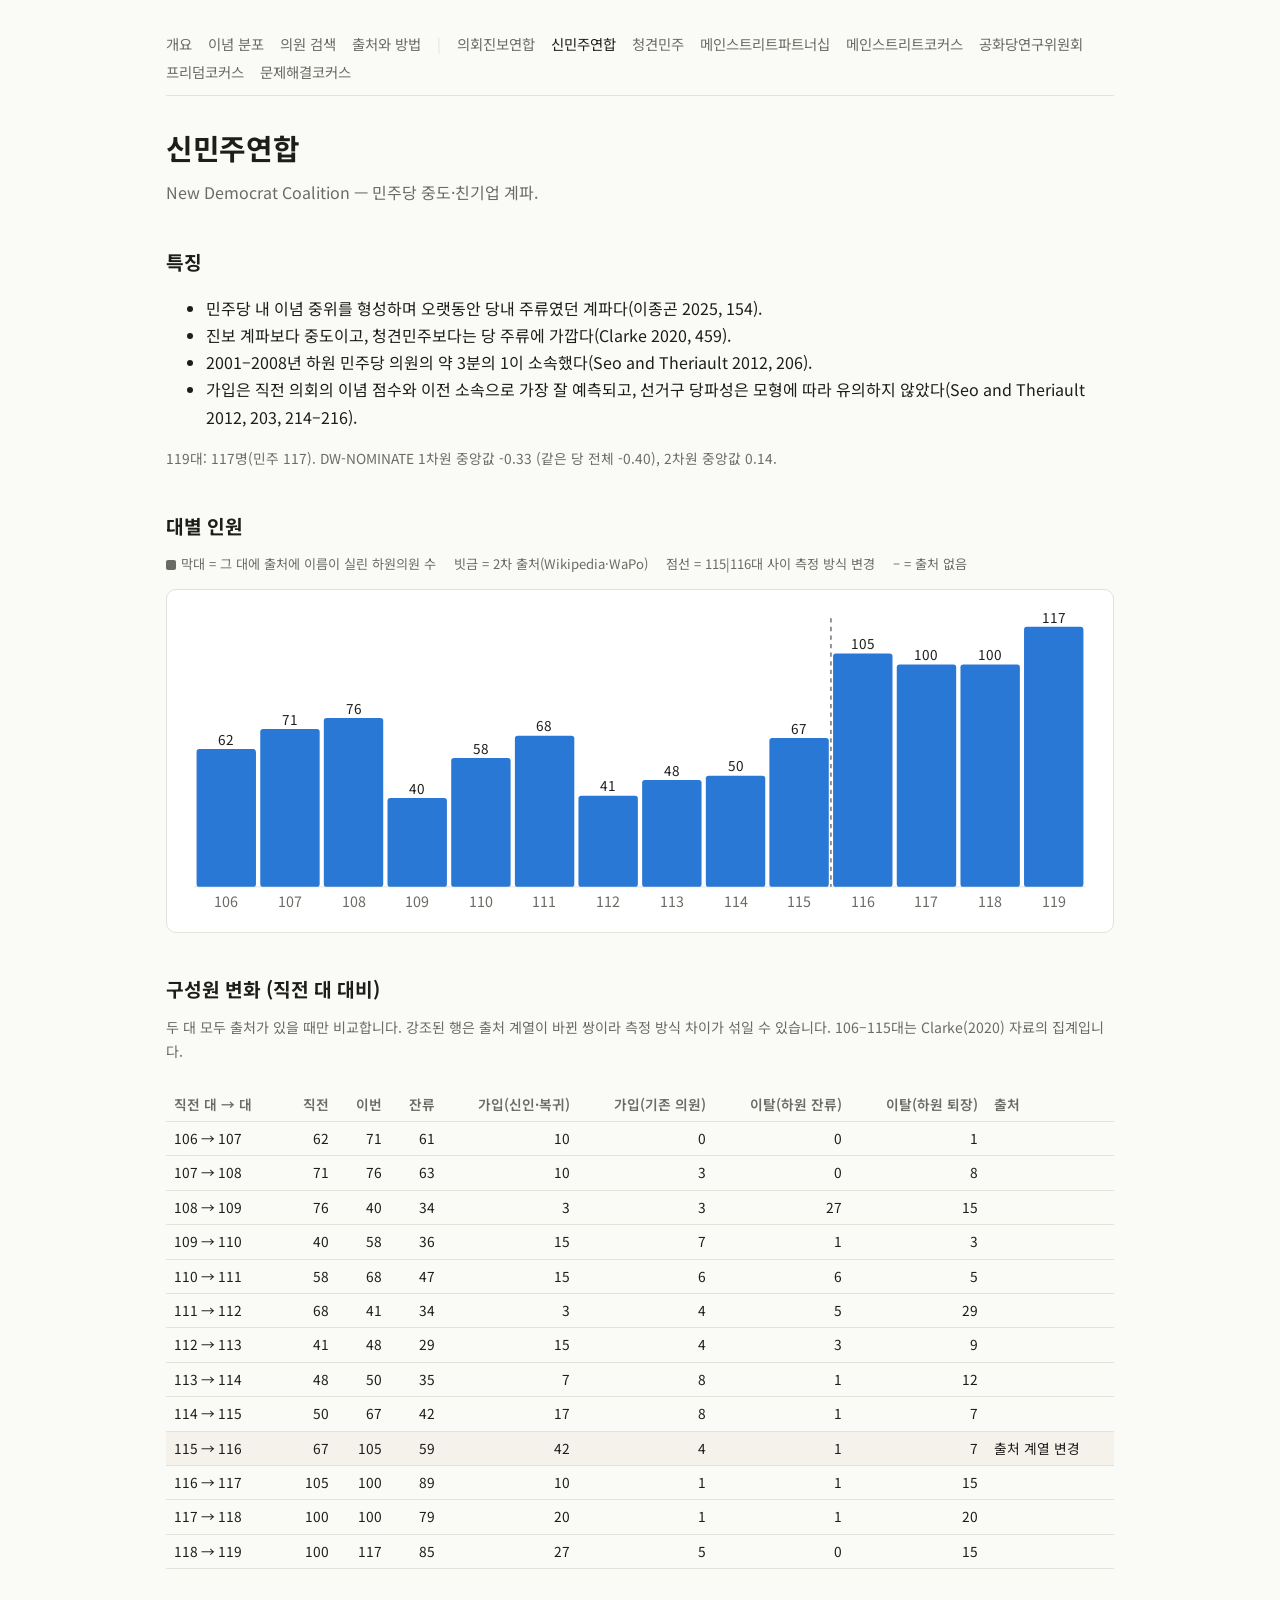
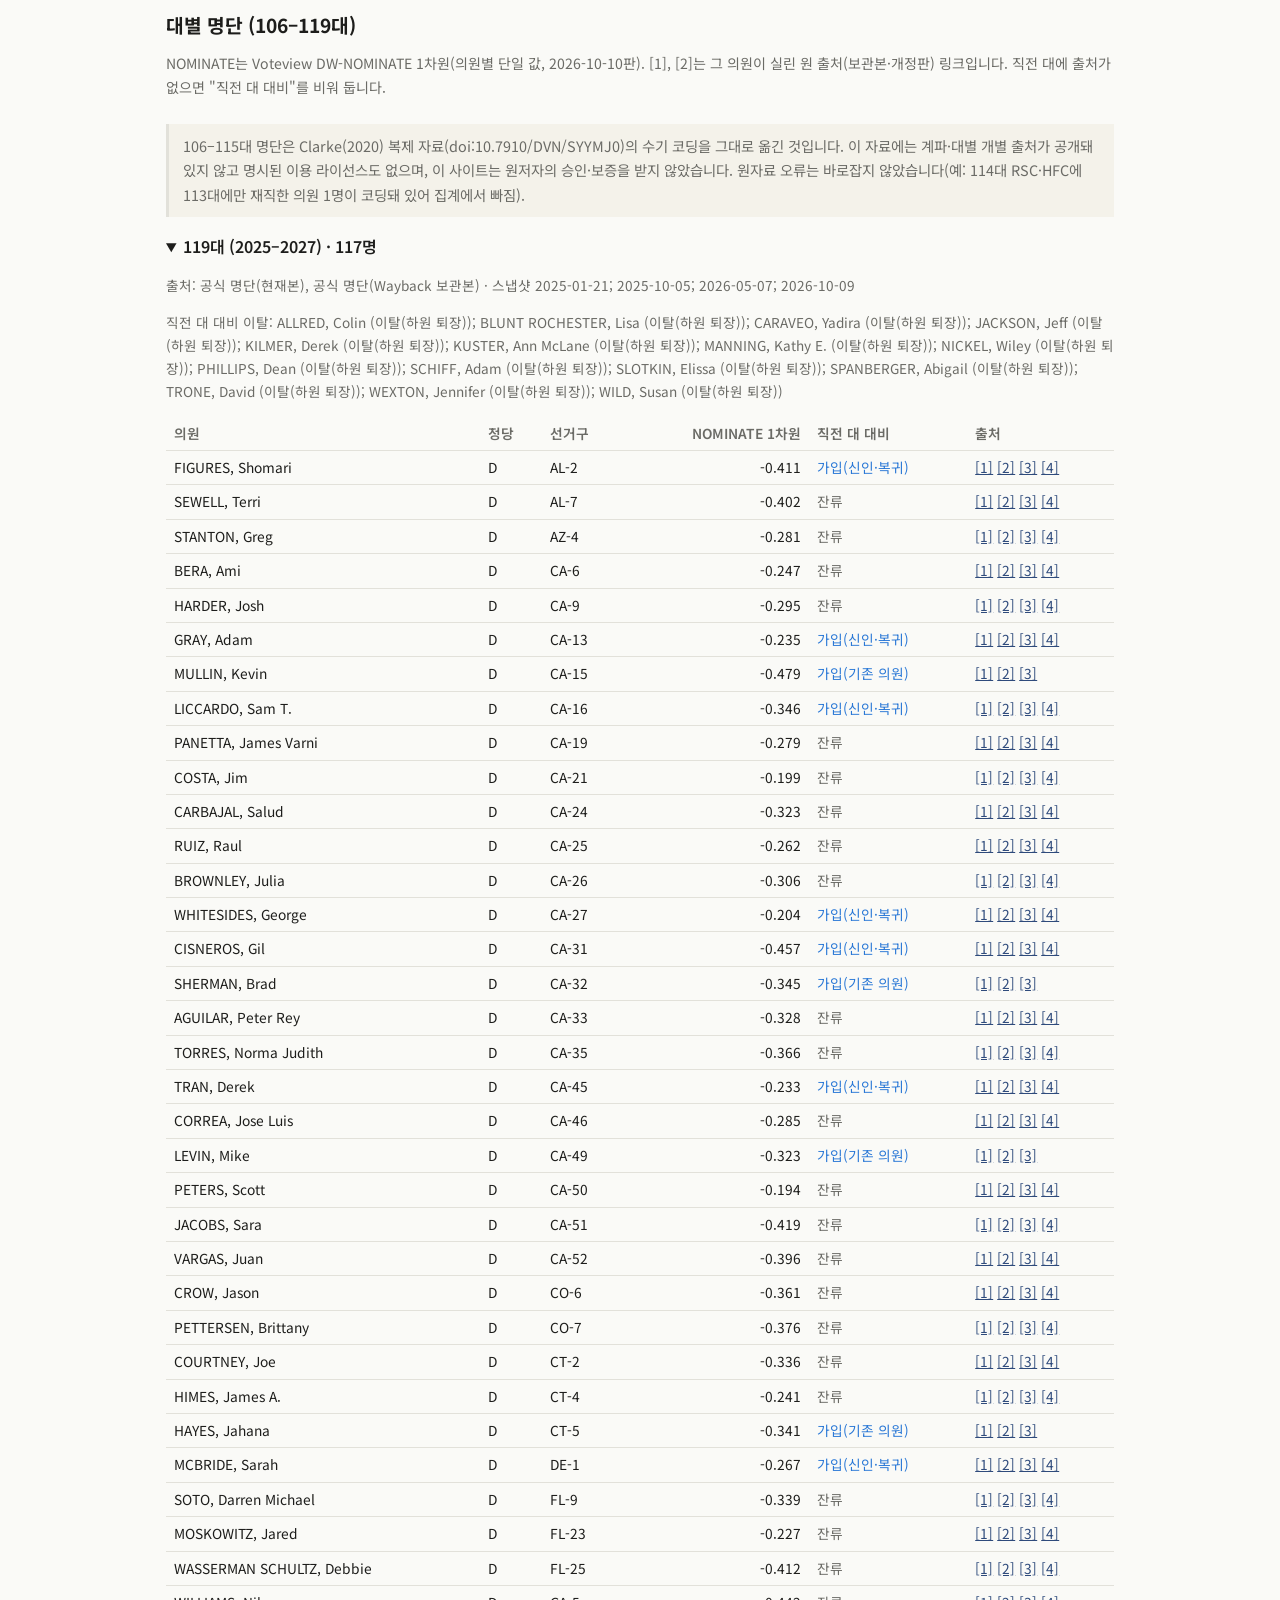
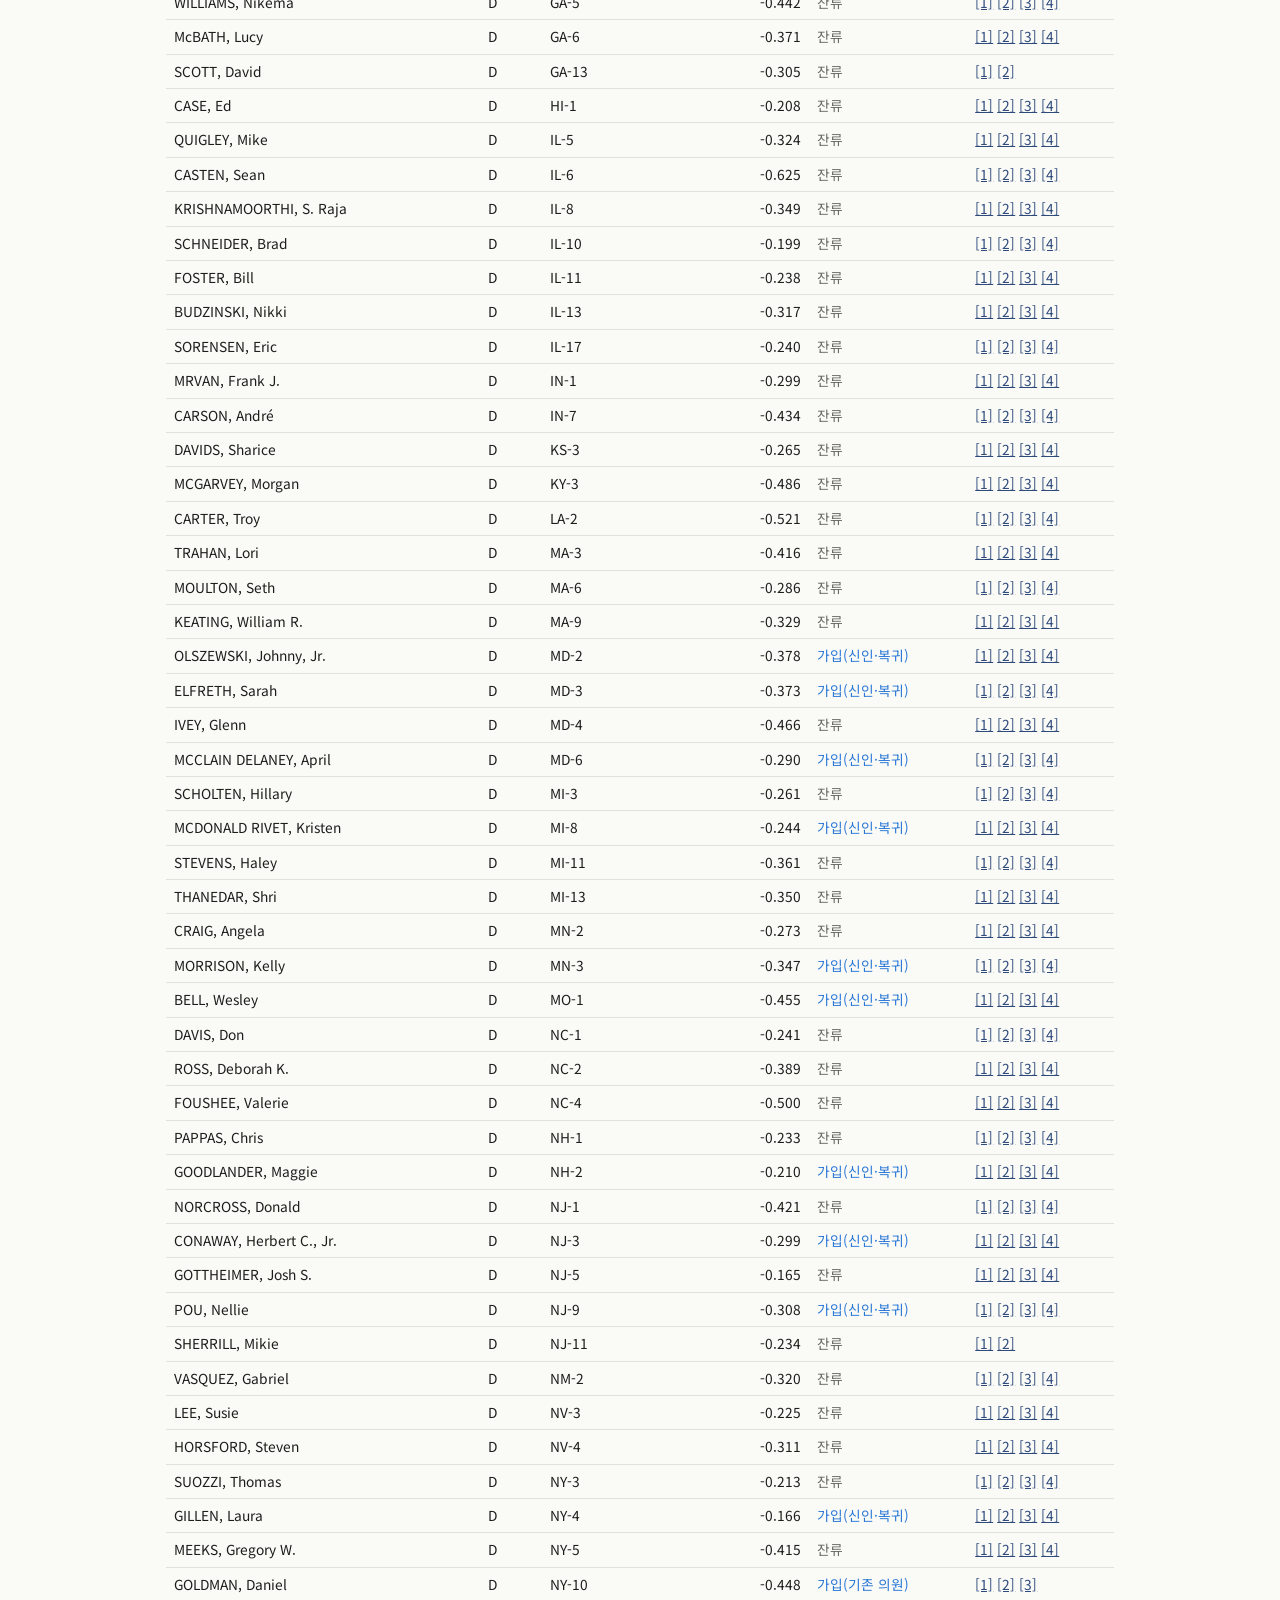
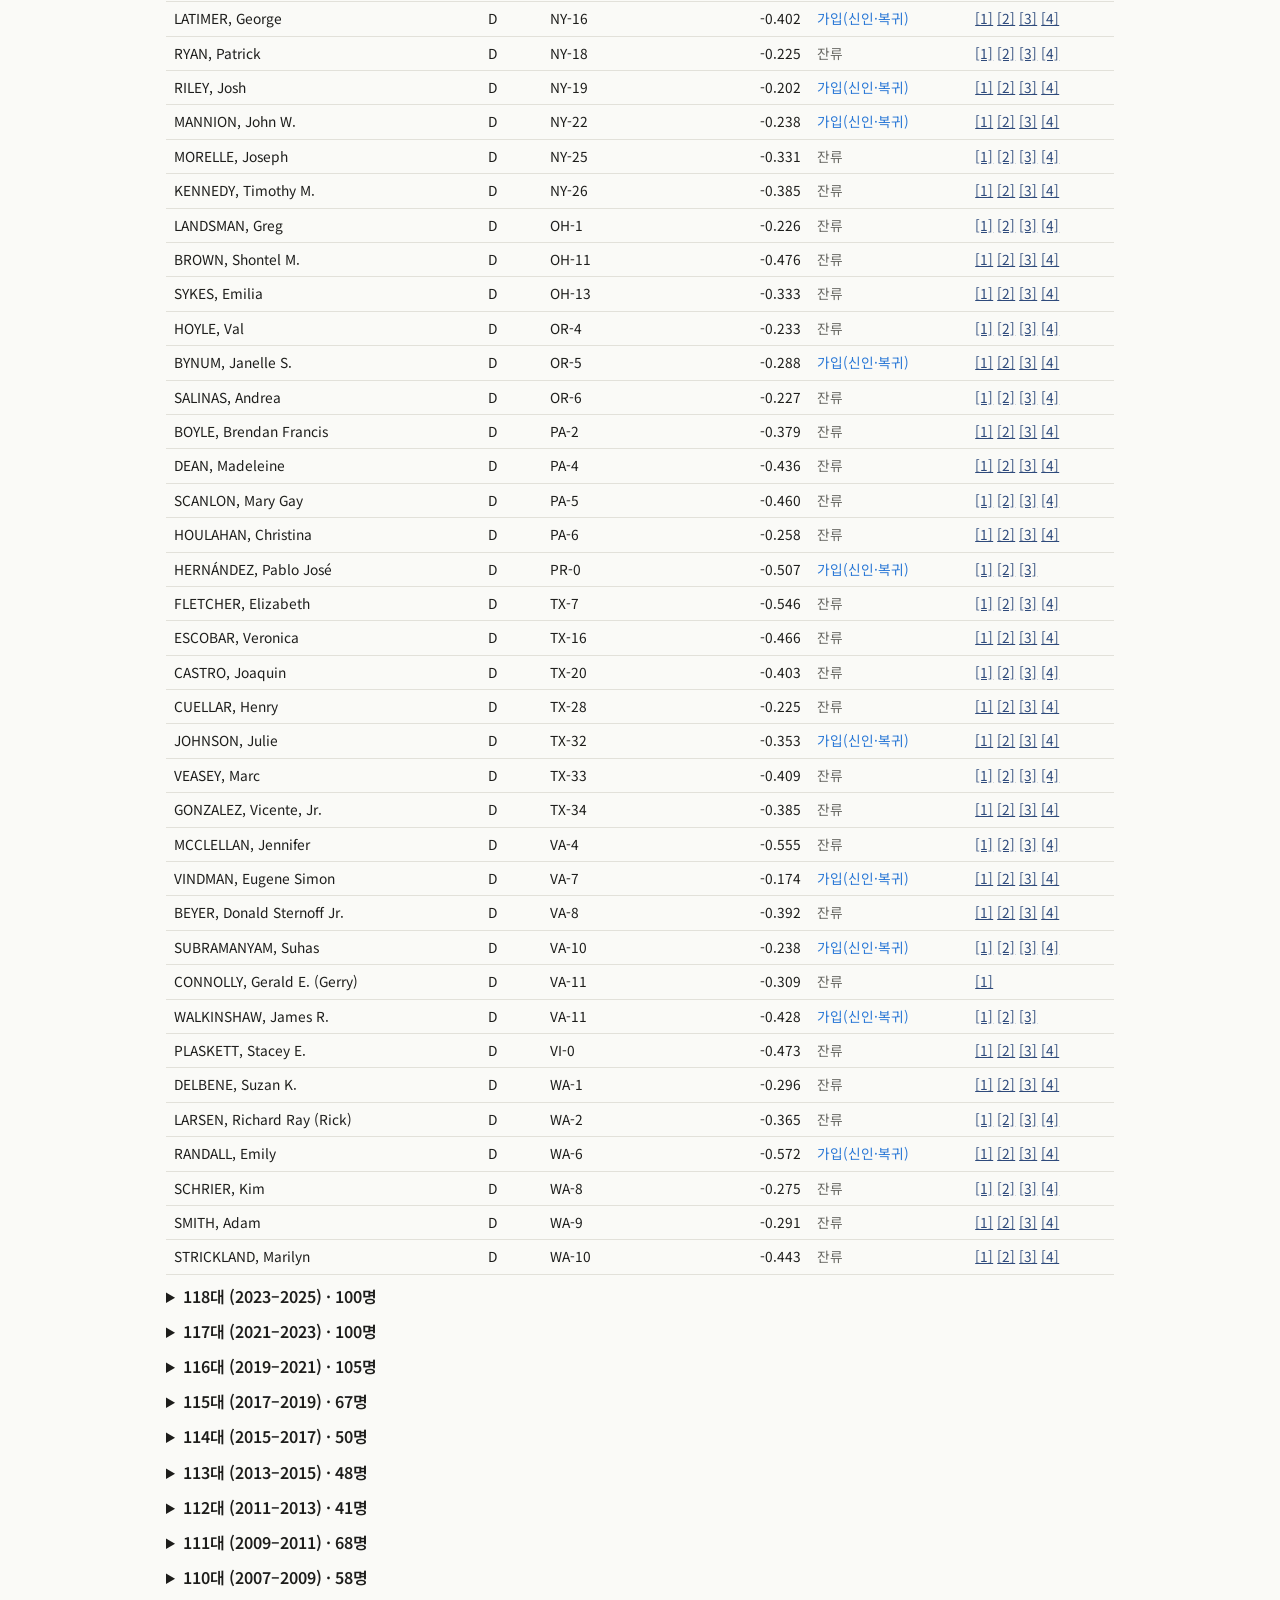
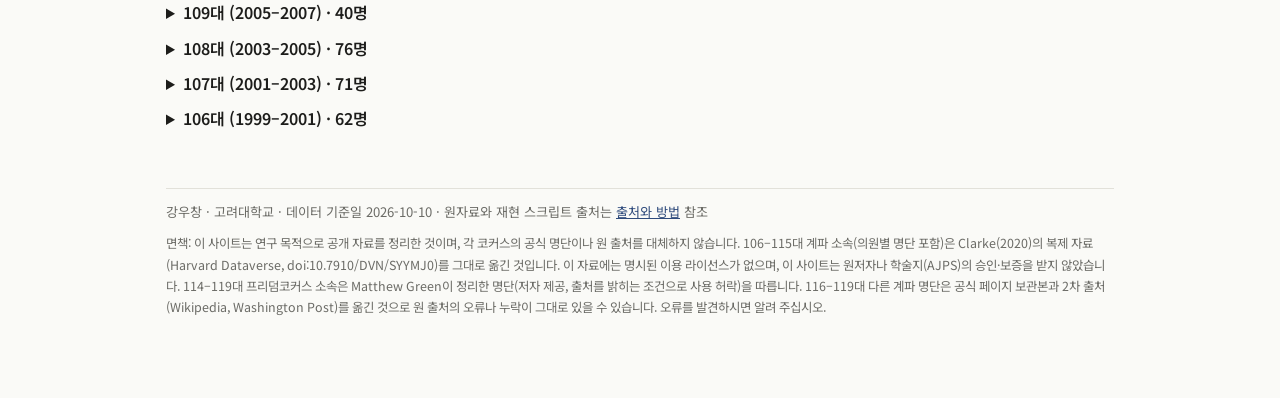
<file: caucus-ndc.html>
<!doctype html>
<html lang="ko"><head><meta charset="utf-8"><meta name="viewport" content="width=device-width, initial-scale=1">
<title>신민주연합 · 미국 의회 정당 계파</title><meta name="description" content="New Democrat Coalition 대별 소속 의원">
<link rel="preconnect" href="https://fonts.googleapis.com">
<link rel="stylesheet" href="https://fonts.googleapis.com/css2?family=Noto+Sans+KR:wght@400;600;700&display=swap">
<link rel="stylesheet" href="assets/site.css?v=86cd058b"></head>
<body><main>
<nav class="top"><a href="index.html" class="">개요</a> <a href="nominate.html" class="">이념 분포</a> <a href="members.html" class="">의원 검색</a> <a href="methods.html" class="">출처와 방법</a> <span style="color:var(--line)">|</span> <a href="caucus-cpc.html" class="">의회진보연합</a> <a href="caucus-ndc.html" class="on">신민주연합</a> <a href="caucus-bluedog.html" class="">청견민주</a> <a href="caucus-rmsp.html" class="">메인스트리트파트너십</a> <a href="caucus-mainstreet.html" class="">메인스트리트코커스</a> <a href="caucus-rsc.html" class="">공화당연구위원회</a> <a href="caucus-hfc.html" class="">프리덤코커스</a> <a href="caucus-psc.html" class="">문제해결코커스</a></nav>
<h1>신민주연합</h1><p class="lede">New Democrat Coalition — 민주당 중도·친기업 계파.</p>
<h2>특징</h2><ul><li>민주당 내 이념 중위를 형성하며 오랫동안 당내 주류였던 계파다(이종곤 2025, 154).</li><li>진보 계파보다 중도이고, 청견민주보다는 당 주류에 가깝다(Clarke 2020, 459).</li><li>2001–2008년 하원 민주당 의원의 약 3분의 1이 소속했다(Seo and Theriault 2012, 206).</li><li>가입은 직전 의회의 이념 점수와 이전 소속으로 가장 잘 예측되고, 선거구 당파성은 모형에 따라 유의하지 않았다(Seo and Theriault 2012, 203, 214–216).</li></ul><p style="font-size:0.86rem;color:var(--muted)">119대: 117명(민주 117). DW-NOMINATE 1차원 중앙값 -0.33 (같은 당 전체 -0.40), 2차원 중앙값 0.14.</p>
<h2>대별 인원</h2><div class="legend"><span><span class="sw" style="background:var(--muted)"></span>막대 = 그 대에 출처에 이름이 실린 하원의원 수</span><span>빗금 = 2차 출처(Wikipedia·WaPo)</span><span>점선 = 115|116대 사이 측정 방식 변경</span><span>– = 출처 없음</span></div><div class="card"><svg class="bars" viewBox="0 0 640 220" role="img" aria-label="ndc 대별 인원"><defs><pattern id="hatch-ndc" width="4" height="4" patternUnits="userSpaceOnUse" patternTransform="rotate(45)"><rect width="4" height="4" fill="var(--d)" opacity="0.35"/><line x1="0" y1="0" x2="0" y2="4" stroke="var(--d)" stroke-width="2"/></pattern></defs><line class="gridline" x1="8" x2="632" y1="198" y2="198"/><line class="divider" x1="453.7" x2="453.7" y1="10" y2="198"><title>115대까지 Clarke(2020) 수기 코딩, 116대부터 공식 명단</title></line><text x="30.3" y="212" text-anchor="middle">106</text><rect class="bar" x="9.5" y="101.6" width="41.6" height="96.4" rx="2" fill="var(--d)"><title>106대 (1999–2001): 62명 · 출처: Clarke(2020) 수기 코딩</title></rect><text class="val" x="30.3" y="98.6" text-anchor="middle">62</text><text x="74.9" y="212" text-anchor="middle">107</text><rect class="bar" x="54.1" y="87.6" width="41.6" height="110.4" rx="2" fill="var(--d)"><title>107대 (2001–2003): 71명 · 출처: Clarke(2020) 수기 코딩</title></rect><text class="val" x="74.9" y="84.6" text-anchor="middle">71</text><text x="119.4" y="212" text-anchor="middle">108</text><rect class="bar" x="98.6" y="79.8" width="41.6" height="118.2" rx="2" fill="var(--d)"><title>108대 (2003–2005): 76명 · 출처: Clarke(2020) 수기 코딩</title></rect><text class="val" x="119.4" y="76.8" text-anchor="middle">76</text><text x="164.0" y="212" text-anchor="middle">109</text><rect class="bar" x="143.2" y="135.8" width="41.6" height="62.2" rx="2" fill="var(--d)"><title>109대 (2005–2007): 40명 · 출처: Clarke(2020) 수기 코딩</title></rect><text class="val" x="164.0" y="132.8" text-anchor="middle">40</text><text x="208.6" y="212" text-anchor="middle">110</text><rect class="bar" x="187.8" y="107.8" width="41.6" height="90.2" rx="2" fill="var(--d)"><title>110대 (2007–2009): 58명 · 출처: Clarke(2020) 수기 코딩</title></rect><text class="val" x="208.6" y="104.8" text-anchor="middle">58</text><text x="253.1" y="212" text-anchor="middle">111</text><rect class="bar" x="232.4" y="92.2" width="41.6" height="105.8" rx="2" fill="var(--d)"><title>111대 (2009–2011): 68명 · 출처: Clarke(2020) 수기 코딩</title></rect><text class="val" x="253.1" y="89.2" text-anchor="middle">68</text><text x="297.7" y="212" text-anchor="middle">112</text><rect class="bar" x="276.9" y="134.2" width="41.6" height="63.8" rx="2" fill="var(--d)"><title>112대 (2011–2013): 41명 · 출처: Clarke(2020) 수기 코딩</title></rect><text class="val" x="297.7" y="131.2" text-anchor="middle">41</text><text x="342.3" y="212" text-anchor="middle">113</text><rect class="bar" x="321.5" y="123.3" width="41.6" height="74.7" rx="2" fill="var(--d)"><title>113대 (2013–2015): 48명 · 출처: Clarke(2020) 수기 코딩</title></rect><text class="val" x="342.3" y="120.3" text-anchor="middle">48</text><text x="386.9" y="212" text-anchor="middle">114</text><rect class="bar" x="366.1" y="120.2" width="41.6" height="77.8" rx="2" fill="var(--d)"><title>114대 (2015–2017): 50명 · 출처: Clarke(2020) 수기 코딩</title></rect><text class="val" x="386.9" y="117.2" text-anchor="middle">50</text><text x="431.4" y="212" text-anchor="middle">115</text><rect class="bar" x="410.6" y="93.8" width="41.6" height="104.2" rx="2" fill="var(--d)"><title>115대 (2017–2019): 67명 · 출처: Clarke(2020) 수기 코딩</title></rect><text class="val" x="431.4" y="90.8" text-anchor="middle">67</text><text x="476.0" y="212" text-anchor="middle">116</text><rect class="bar" x="455.2" y="34.7" width="41.6" height="163.3" rx="2" fill="var(--d)"><title>116대 (2019–2021): 105명 · 출처: 공식 명단(Wayback 보관본)</title></rect><text class="val" x="476.0" y="31.7" text-anchor="middle">105</text><text x="520.6" y="212" text-anchor="middle">117</text><rect class="bar" x="499.8" y="42.4" width="41.6" height="155.6" rx="2" fill="var(--d)"><title>117대 (2021–2023): 100명 · 출처: 공식 명단(Wayback 보관본)</title></rect><text class="val" x="520.6" y="39.4" text-anchor="middle">100</text><text x="565.1" y="212" text-anchor="middle">118</text><rect class="bar" x="544.4" y="42.4" width="41.6" height="155.6" rx="2" fill="var(--d)"><title>118대 (2023–2025): 100명 · 출처: 공식 명단(Wayback 보관본)</title></rect><text class="val" x="565.1" y="39.4" text-anchor="middle">100</text><text x="609.7" y="212" text-anchor="middle">119</text><rect class="bar" x="588.9" y="16.0" width="41.6" height="182.0" rx="2" fill="var(--d)"><title>119대 (2025–2027): 117명 · 출처: 공식 명단(현재본), 공식 명단(Wayback 보관본)</title></rect><text class="val" x="609.7" y="13.0" text-anchor="middle">117</text></svg></div>
<h2>구성원 변화 (직전 대 대비)</h2>
<p class="lede" style="font-size:0.88rem">두 대 모두 출처가 있을 때만 비교합니다. 강조된 행은 출처 계열이 바뀐 쌍이라 측정 방식 차이가 섞일 수 있습니다. 106–115대는 Clarke(2020) 자료의 집계입니다.</p>
<div class="table-wrap"><table><tr><th>직전 대 → 대</th><th class="num">직전</th><th class="num">이번</th><th class="num">잔류</th><th class="num">가입(신인·복귀)</th><th class="num">가입(기존 의원)</th><th class="num">이탈(하원 잔류)</th><th class="num">이탈(하원 퇴장)</th><th>출처</th></tr><tr class=""><td>106 → 107</td><td class="num">62</td><td class="num">71</td><td class="num">61</td><td class="num">10</td><td class="num">0</td><td class="num">0</td><td class="num">1</td><td></td></tr><tr class=""><td>107 → 108</td><td class="num">71</td><td class="num">76</td><td class="num">63</td><td class="num">10</td><td class="num">3</td><td class="num">0</td><td class="num">8</td><td></td></tr><tr class=""><td>108 → 109</td><td class="num">76</td><td class="num">40</td><td class="num">34</td><td class="num">3</td><td class="num">3</td><td class="num">27</td><td class="num">15</td><td></td></tr><tr class=""><td>109 → 110</td><td class="num">40</td><td class="num">58</td><td class="num">36</td><td class="num">15</td><td class="num">7</td><td class="num">1</td><td class="num">3</td><td></td></tr><tr class=""><td>110 → 111</td><td class="num">58</td><td class="num">68</td><td class="num">47</td><td class="num">15</td><td class="num">6</td><td class="num">6</td><td class="num">5</td><td></td></tr><tr class=""><td>111 → 112</td><td class="num">68</td><td class="num">41</td><td class="num">34</td><td class="num">3</td><td class="num">4</td><td class="num">5</td><td class="num">29</td><td></td></tr><tr class=""><td>112 → 113</td><td class="num">41</td><td class="num">48</td><td class="num">29</td><td class="num">15</td><td class="num">4</td><td class="num">3</td><td class="num">9</td><td></td></tr><tr class=""><td>113 → 114</td><td class="num">48</td><td class="num">50</td><td class="num">35</td><td class="num">7</td><td class="num">8</td><td class="num">1</td><td class="num">12</td><td></td></tr><tr class=""><td>114 → 115</td><td class="num">50</td><td class="num">67</td><td class="num">42</td><td class="num">17</td><td class="num">8</td><td class="num">1</td><td class="num">7</td><td></td></tr><tr class="flag"><td>115 → 116</td><td class="num">67</td><td class="num">105</td><td class="num">59</td><td class="num">42</td><td class="num">4</td><td class="num">1</td><td class="num">7</td><td>출처 계열 변경</td></tr><tr class=""><td>116 → 117</td><td class="num">105</td><td class="num">100</td><td class="num">89</td><td class="num">10</td><td class="num">1</td><td class="num">1</td><td class="num">15</td><td></td></tr><tr class=""><td>117 → 118</td><td class="num">100</td><td class="num">100</td><td class="num">79</td><td class="num">20</td><td class="num">1</td><td class="num">1</td><td class="num">20</td><td></td></tr><tr class=""><td>118 → 119</td><td class="num">100</td><td class="num">117</td><td class="num">85</td><td class="num">27</td><td class="num">5</td><td class="num">0</td><td class="num">15</td><td></td></tr></table></div>
<h2>대별 명단 (106–119대)</h2>
<p class="lede" style="font-size:0.88rem">NOMINATE는 Voteview DW-NOMINATE 1차원(의원별 단일 값, 2026-10-10판). [1], [2]는 그 의원이 실린 원 출처(보관본·개정판) 링크입니다. 직전 대에 출처가 없으면 "직전 대 대비"를 비워 둡니다.</p>
<div class="note">106–115대 명단은 Clarke(2020) 복제 자료(doi:10.7910/DVN/SYYMJ0)의 수기 코딩을 그대로 옮긴 것입니다. 이 자료에는 계파·대별 개별 출처가 공개돼 있지 않고 명시된 이용 라이선스도 없으며, 이 사이트는 원저자의 승인·보증을 받지 않았습니다. 원자료 오류는 바로잡지 않았습니다(예: 114대 RSC·HFC에 113대에만 재직한 의원 1명이 코딩돼 있어 집계에서 빠짐).</div>
<details open><summary>119대 (2025–2027) · 117명</summary><p style="font-size:0.85rem;color:var(--muted)">출처: 공식 명단(현재본), 공식 명단(Wayback 보관본) · 스냅샷 2025-01-21; 2025-10-05; 2026-05-07; 2026-10-09</p><p style="font-size:0.85rem;color:var(--muted)">직전 대 대비 이탈: ALLRED, Colin (이탈(하원 퇴장)); BLUNT ROCHESTER, Lisa (이탈(하원 퇴장)); CARAVEO, Yadira (이탈(하원 퇴장)); JACKSON, Jeff (이탈(하원 퇴장)); KILMER, Derek (이탈(하원 퇴장)); KUSTER, Ann McLane (이탈(하원 퇴장)); MANNING, Kathy E. (이탈(하원 퇴장)); NICKEL, Wiley (이탈(하원 퇴장)); PHILLIPS, Dean (이탈(하원 퇴장)); SCHIFF, Adam (이탈(하원 퇴장)); SLOTKIN, Elissa (이탈(하원 퇴장)); SPANBERGER, Abigail (이탈(하원 퇴장)); TRONE, David (이탈(하원 퇴장)); WEXTON, Jennifer (이탈(하원 퇴장)); WILD, Susan (이탈(하원 퇴장))</p><div class="table-wrap"><table><tr><th>의원</th><th>정당</th><th>선거구</th><th class="num">NOMINATE 1차원</th><th>직전 대 대비</th><th>출처</th></tr><tr><td>FIGURES, Shomari</td><td>D</td><td>AL-2</td><td class="num">-0.411</td><td class="st-joined_new_member">가입(신인·복귀)</td><td><a href="https://newdemocratcoalition.house.gov/members" title="2026-10-09">[1]</a> <a href="https://web.archive.org/web/20250121100616/https://newdemocratcoalition.house.gov/members" title="2025-01-21">[2]</a> <a href="https://web.archive.org/web/20251005172800/https://newdemocratcoalition.house.gov/members" title="2025-10-05">[3]</a> <a href="https://web.archive.org/web/20260507202422/https://newdemocratcoalition.house.gov/members" title="2026-05-07">[4]</a></td></tr><tr><td>SEWELL, Terri</td><td>D</td><td>AL-7</td><td class="num">-0.402</td><td class="st-stayed">잔류</td><td><a href="https://newdemocratcoalition.house.gov/members" title="2026-10-09">[1]</a> <a href="https://web.archive.org/web/20250121100616/https://newdemocratcoalition.house.gov/members" title="2025-01-21">[2]</a> <a href="https://web.archive.org/web/20251005172800/https://newdemocratcoalition.house.gov/members" title="2025-10-05">[3]</a> <a href="https://web.archive.org/web/20260507202422/https://newdemocratcoalition.house.gov/members" title="2026-05-07">[4]</a></td></tr><tr><td>STANTON, Greg</td><td>D</td><td>AZ-4</td><td class="num">-0.281</td><td class="st-stayed">잔류</td><td><a href="https://newdemocratcoalition.house.gov/members" title="2026-10-09">[1]</a> <a href="https://web.archive.org/web/20250121100616/https://newdemocratcoalition.house.gov/members" title="2025-01-21">[2]</a> <a href="https://web.archive.org/web/20251005172800/https://newdemocratcoalition.house.gov/members" title="2025-10-05">[3]</a> <a href="https://web.archive.org/web/20260507202422/https://newdemocratcoalition.house.gov/members" title="2026-05-07">[4]</a></td></tr><tr><td>BERA, Ami</td><td>D</td><td>CA-6</td><td class="num">-0.247</td><td class="st-stayed">잔류</td><td><a href="https://newdemocratcoalition.house.gov/members" title="2026-10-09">[1]</a> <a href="https://web.archive.org/web/20250121100616/https://newdemocratcoalition.house.gov/members" title="2025-01-21">[2]</a> <a href="https://web.archive.org/web/20251005172800/https://newdemocratcoalition.house.gov/members" title="2025-10-05">[3]</a> <a href="https://web.archive.org/web/20260507202422/https://newdemocratcoalition.house.gov/members" title="2026-05-07">[4]</a></td></tr><tr><td>HARDER, Josh</td><td>D</td><td>CA-9</td><td class="num">-0.295</td><td class="st-stayed">잔류</td><td><a href="https://newdemocratcoalition.house.gov/members" title="2026-10-09">[1]</a> <a href="https://web.archive.org/web/20250121100616/https://newdemocratcoalition.house.gov/members" title="2025-01-21">[2]</a> <a href="https://web.archive.org/web/20251005172800/https://newdemocratcoalition.house.gov/members" title="2025-10-05">[3]</a> <a href="https://web.archive.org/web/20260507202422/https://newdemocratcoalition.house.gov/members" title="2026-05-07">[4]</a></td></tr><tr><td>GRAY, Adam</td><td>D</td><td>CA-13</td><td class="num">-0.235</td><td class="st-joined_new_member">가입(신인·복귀)</td><td><a href="https://newdemocratcoalition.house.gov/members" title="2026-10-09">[1]</a> <a href="https://web.archive.org/web/20250121100616/https://newdemocratcoalition.house.gov/members" title="2025-01-21">[2]</a> <a href="https://web.archive.org/web/20251005172800/https://newdemocratcoalition.house.gov/members" title="2025-10-05">[3]</a> <a href="https://web.archive.org/web/20260507202422/https://newdemocratcoalition.house.gov/members" title="2026-05-07">[4]</a></td></tr><tr><td>MULLIN, Kevin</td><td>D</td><td>CA-15</td><td class="num">-0.479</td><td class="st-joined_from_house">가입(기존 의원)</td><td><a href="https://newdemocratcoalition.house.gov/members" title="2026-10-09">[1]</a> <a href="https://web.archive.org/web/20251005172800/https://newdemocratcoalition.house.gov/members" title="2025-10-05">[2]</a> <a href="https://web.archive.org/web/20260507202422/https://newdemocratcoalition.house.gov/members" title="2026-05-07">[3]</a></td></tr><tr><td>LICCARDO, Sam T.</td><td>D</td><td>CA-16</td><td class="num">-0.346</td><td class="st-joined_new_member">가입(신인·복귀)</td><td><a href="https://newdemocratcoalition.house.gov/members" title="2026-10-09">[1]</a> <a href="https://web.archive.org/web/20250121100616/https://newdemocratcoalition.house.gov/members" title="2025-01-21">[2]</a> <a href="https://web.archive.org/web/20251005172800/https://newdemocratcoalition.house.gov/members" title="2025-10-05">[3]</a> <a href="https://web.archive.org/web/20260507202422/https://newdemocratcoalition.house.gov/members" title="2026-05-07">[4]</a></td></tr><tr><td>PANETTA, James Varni</td><td>D</td><td>CA-19</td><td class="num">-0.279</td><td class="st-stayed">잔류</td><td><a href="https://newdemocratcoalition.house.gov/members" title="2026-10-09">[1]</a> <a href="https://web.archive.org/web/20250121100616/https://newdemocratcoalition.house.gov/members" title="2025-01-21">[2]</a> <a href="https://web.archive.org/web/20251005172800/https://newdemocratcoalition.house.gov/members" title="2025-10-05">[3]</a> <a href="https://web.archive.org/web/20260507202422/https://newdemocratcoalition.house.gov/members" title="2026-05-07">[4]</a></td></tr><tr><td>COSTA, Jim</td><td>D</td><td>CA-21</td><td class="num">-0.199</td><td class="st-stayed">잔류</td><td><a href="https://newdemocratcoalition.house.gov/members" title="2026-10-09">[1]</a> <a href="https://web.archive.org/web/20250121100616/https://newdemocratcoalition.house.gov/members" title="2025-01-21">[2]</a> <a href="https://web.archive.org/web/20251005172800/https://newdemocratcoalition.house.gov/members" title="2025-10-05">[3]</a> <a href="https://web.archive.org/web/20260507202422/https://newdemocratcoalition.house.gov/members" title="2026-05-07">[4]</a></td></tr><tr><td>CARBAJAL, Salud</td><td>D</td><td>CA-24</td><td class="num">-0.323</td><td class="st-stayed">잔류</td><td><a href="https://newdemocratcoalition.house.gov/members" title="2026-10-09">[1]</a> <a href="https://web.archive.org/web/20250121100616/https://newdemocratcoalition.house.gov/members" title="2025-01-21">[2]</a> <a href="https://web.archive.org/web/20251005172800/https://newdemocratcoalition.house.gov/members" title="2025-10-05">[3]</a> <a href="https://web.archive.org/web/20260507202422/https://newdemocratcoalition.house.gov/members" title="2026-05-07">[4]</a></td></tr><tr><td>RUIZ, Raul</td><td>D</td><td>CA-25</td><td class="num">-0.262</td><td class="st-stayed">잔류</td><td><a href="https://newdemocratcoalition.house.gov/members" title="2026-10-09">[1]</a> <a href="https://web.archive.org/web/20250121100616/https://newdemocratcoalition.house.gov/members" title="2025-01-21">[2]</a> <a href="https://web.archive.org/web/20251005172800/https://newdemocratcoalition.house.gov/members" title="2025-10-05">[3]</a> <a href="https://web.archive.org/web/20260507202422/https://newdemocratcoalition.house.gov/members" title="2026-05-07">[4]</a></td></tr><tr><td>BROWNLEY, Julia</td><td>D</td><td>CA-26</td><td class="num">-0.306</td><td class="st-stayed">잔류</td><td><a href="https://newdemocratcoalition.house.gov/members" title="2026-10-09">[1]</a> <a href="https://web.archive.org/web/20250121100616/https://newdemocratcoalition.house.gov/members" title="2025-01-21">[2]</a> <a href="https://web.archive.org/web/20251005172800/https://newdemocratcoalition.house.gov/members" title="2025-10-05">[3]</a> <a href="https://web.archive.org/web/20260507202422/https://newdemocratcoalition.house.gov/members" title="2026-05-07">[4]</a></td></tr><tr><td>WHITESIDES, George</td><td>D</td><td>CA-27</td><td class="num">-0.204</td><td class="st-joined_new_member">가입(신인·복귀)</td><td><a href="https://newdemocratcoalition.house.gov/members" title="2026-10-09">[1]</a> <a href="https://web.archive.org/web/20250121100616/https://newdemocratcoalition.house.gov/members" title="2025-01-21">[2]</a> <a href="https://web.archive.org/web/20251005172800/https://newdemocratcoalition.house.gov/members" title="2025-10-05">[3]</a> <a href="https://web.archive.org/web/20260507202422/https://newdemocratcoalition.house.gov/members" title="2026-05-07">[4]</a></td></tr><tr><td>CISNEROS, Gil</td><td>D</td><td>CA-31</td><td class="num">-0.457</td><td class="st-joined_new_member">가입(신인·복귀)</td><td><a href="https://newdemocratcoalition.house.gov/members" title="2026-10-09">[1]</a> <a href="https://web.archive.org/web/20250121100616/https://newdemocratcoalition.house.gov/members" title="2025-01-21">[2]</a> <a href="https://web.archive.org/web/20251005172800/https://newdemocratcoalition.house.gov/members" title="2025-10-05">[3]</a> <a href="https://web.archive.org/web/20260507202422/https://newdemocratcoalition.house.gov/members" title="2026-05-07">[4]</a></td></tr><tr><td>SHERMAN, Brad</td><td>D</td><td>CA-32</td><td class="num">-0.345</td><td class="st-joined_from_house">가입(기존 의원)</td><td><a href="https://newdemocratcoalition.house.gov/members" title="2026-10-09">[1]</a> <a href="https://web.archive.org/web/20251005172800/https://newdemocratcoalition.house.gov/members" title="2025-10-05">[2]</a> <a href="https://web.archive.org/web/20260507202422/https://newdemocratcoalition.house.gov/members" title="2026-05-07">[3]</a></td></tr><tr><td>AGUILAR, Peter Rey</td><td>D</td><td>CA-33</td><td class="num">-0.328</td><td class="st-stayed">잔류</td><td><a href="https://newdemocratcoalition.house.gov/members" title="2026-10-09">[1]</a> <a href="https://web.archive.org/web/20250121100616/https://newdemocratcoalition.house.gov/members" title="2025-01-21">[2]</a> <a href="https://web.archive.org/web/20251005172800/https://newdemocratcoalition.house.gov/members" title="2025-10-05">[3]</a> <a href="https://web.archive.org/web/20260507202422/https://newdemocratcoalition.house.gov/members" title="2026-05-07">[4]</a></td></tr><tr><td>TORRES, Norma Judith</td><td>D</td><td>CA-35</td><td class="num">-0.366</td><td class="st-stayed">잔류</td><td><a href="https://newdemocratcoalition.house.gov/members" title="2026-10-09">[1]</a> <a href="https://web.archive.org/web/20250121100616/https://newdemocratcoalition.house.gov/members" title="2025-01-21">[2]</a> <a href="https://web.archive.org/web/20251005172800/https://newdemocratcoalition.house.gov/members" title="2025-10-05">[3]</a> <a href="https://web.archive.org/web/20260507202422/https://newdemocratcoalition.house.gov/members" title="2026-05-07">[4]</a></td></tr><tr><td>TRAN, Derek</td><td>D</td><td>CA-45</td><td class="num">-0.233</td><td class="st-joined_new_member">가입(신인·복귀)</td><td><a href="https://newdemocratcoalition.house.gov/members" title="2026-10-09">[1]</a> <a href="https://web.archive.org/web/20250121100616/https://newdemocratcoalition.house.gov/members" title="2025-01-21">[2]</a> <a href="https://web.archive.org/web/20251005172800/https://newdemocratcoalition.house.gov/members" title="2025-10-05">[3]</a> <a href="https://web.archive.org/web/20260507202422/https://newdemocratcoalition.house.gov/members" title="2026-05-07">[4]</a></td></tr><tr><td>CORREA, Jose Luis</td><td>D</td><td>CA-46</td><td class="num">-0.285</td><td class="st-stayed">잔류</td><td><a href="https://newdemocratcoalition.house.gov/members" title="2026-10-09">[1]</a> <a href="https://web.archive.org/web/20250121100616/https://newdemocratcoalition.house.gov/members" title="2025-01-21">[2]</a> <a href="https://web.archive.org/web/20251005172800/https://newdemocratcoalition.house.gov/members" title="2025-10-05">[3]</a> <a href="https://web.archive.org/web/20260507202422/https://newdemocratcoalition.house.gov/members" title="2026-05-07">[4]</a></td></tr><tr><td>LEVIN, Mike</td><td>D</td><td>CA-49</td><td class="num">-0.323</td><td class="st-joined_from_house">가입(기존 의원)</td><td><a href="https://newdemocratcoalition.house.gov/members" title="2026-10-09">[1]</a> <a href="https://web.archive.org/web/20251005172800/https://newdemocratcoalition.house.gov/members" title="2025-10-05">[2]</a> <a href="https://web.archive.org/web/20260507202422/https://newdemocratcoalition.house.gov/members" title="2026-05-07">[3]</a></td></tr><tr><td>PETERS, Scott</td><td>D</td><td>CA-50</td><td class="num">-0.194</td><td class="st-stayed">잔류</td><td><a href="https://newdemocratcoalition.house.gov/members" title="2026-10-09">[1]</a> <a href="https://web.archive.org/web/20250121100616/https://newdemocratcoalition.house.gov/members" title="2025-01-21">[2]</a> <a href="https://web.archive.org/web/20251005172800/https://newdemocratcoalition.house.gov/members" title="2025-10-05">[3]</a> <a href="https://web.archive.org/web/20260507202422/https://newdemocratcoalition.house.gov/members" title="2026-05-07">[4]</a></td></tr><tr><td>JACOBS, Sara</td><td>D</td><td>CA-51</td><td class="num">-0.419</td><td class="st-stayed">잔류</td><td><a href="https://newdemocratcoalition.house.gov/members" title="2026-10-09">[1]</a> <a href="https://web.archive.org/web/20250121100616/https://newdemocratcoalition.house.gov/members" title="2025-01-21">[2]</a> <a href="https://web.archive.org/web/20251005172800/https://newdemocratcoalition.house.gov/members" title="2025-10-05">[3]</a> <a href="https://web.archive.org/web/20260507202422/https://newdemocratcoalition.house.gov/members" title="2026-05-07">[4]</a></td></tr><tr><td>VARGAS, Juan</td><td>D</td><td>CA-52</td><td class="num">-0.396</td><td class="st-stayed">잔류</td><td><a href="https://newdemocratcoalition.house.gov/members" title="2026-10-09">[1]</a> <a href="https://web.archive.org/web/20250121100616/https://newdemocratcoalition.house.gov/members" title="2025-01-21">[2]</a> <a href="https://web.archive.org/web/20251005172800/https://newdemocratcoalition.house.gov/members" title="2025-10-05">[3]</a> <a href="https://web.archive.org/web/20260507202422/https://newdemocratcoalition.house.gov/members" title="2026-05-07">[4]</a></td></tr><tr><td>CROW, Jason</td><td>D</td><td>CO-6</td><td class="num">-0.361</td><td class="st-stayed">잔류</td><td><a href="https://newdemocratcoalition.house.gov/members" title="2026-10-09">[1]</a> <a href="https://web.archive.org/web/20250121100616/https://newdemocratcoalition.house.gov/members" title="2025-01-21">[2]</a> <a href="https://web.archive.org/web/20251005172800/https://newdemocratcoalition.house.gov/members" title="2025-10-05">[3]</a> <a href="https://web.archive.org/web/20260507202422/https://newdemocratcoalition.house.gov/members" title="2026-05-07">[4]</a></td></tr><tr><td>PETTERSEN, Brittany</td><td>D</td><td>CO-7</td><td class="num">-0.376</td><td class="st-stayed">잔류</td><td><a href="https://newdemocratcoalition.house.gov/members" title="2026-10-09">[1]</a> <a href="https://web.archive.org/web/20250121100616/https://newdemocratcoalition.house.gov/members" title="2025-01-21">[2]</a> <a href="https://web.archive.org/web/20251005172800/https://newdemocratcoalition.house.gov/members" title="2025-10-05">[3]</a> <a href="https://web.archive.org/web/20260507202422/https://newdemocratcoalition.house.gov/members" title="2026-05-07">[4]</a></td></tr><tr><td>COURTNEY, Joe</td><td>D</td><td>CT-2</td><td class="num">-0.336</td><td class="st-stayed">잔류</td><td><a href="https://newdemocratcoalition.house.gov/members" title="2026-10-09">[1]</a> <a href="https://web.archive.org/web/20250121100616/https://newdemocratcoalition.house.gov/members" title="2025-01-21">[2]</a> <a href="https://web.archive.org/web/20251005172800/https://newdemocratcoalition.house.gov/members" title="2025-10-05">[3]</a> <a href="https://web.archive.org/web/20260507202422/https://newdemocratcoalition.house.gov/members" title="2026-05-07">[4]</a></td></tr><tr><td>HIMES, James A.</td><td>D</td><td>CT-4</td><td class="num">-0.241</td><td class="st-stayed">잔류</td><td><a href="https://newdemocratcoalition.house.gov/members" title="2026-10-09">[1]</a> <a href="https://web.archive.org/web/20250121100616/https://newdemocratcoalition.house.gov/members" title="2025-01-21">[2]</a> <a href="https://web.archive.org/web/20251005172800/https://newdemocratcoalition.house.gov/members" title="2025-10-05">[3]</a> <a href="https://web.archive.org/web/20260507202422/https://newdemocratcoalition.house.gov/members" title="2026-05-07">[4]</a></td></tr><tr><td>HAYES, Jahana</td><td>D</td><td>CT-5</td><td class="num">-0.341</td><td class="st-joined_from_house">가입(기존 의원)</td><td><a href="https://newdemocratcoalition.house.gov/members" title="2026-10-09">[1]</a> <a href="https://web.archive.org/web/20251005172800/https://newdemocratcoalition.house.gov/members" title="2025-10-05">[2]</a> <a href="https://web.archive.org/web/20260507202422/https://newdemocratcoalition.house.gov/members" title="2026-05-07">[3]</a></td></tr><tr><td>MCBRIDE, Sarah</td><td>D</td><td>DE-1</td><td class="num">-0.267</td><td class="st-joined_new_member">가입(신인·복귀)</td><td><a href="https://newdemocratcoalition.house.gov/members" title="2026-10-09">[1]</a> <a href="https://web.archive.org/web/20250121100616/https://newdemocratcoalition.house.gov/members" title="2025-01-21">[2]</a> <a href="https://web.archive.org/web/20251005172800/https://newdemocratcoalition.house.gov/members" title="2025-10-05">[3]</a> <a href="https://web.archive.org/web/20260507202422/https://newdemocratcoalition.house.gov/members" title="2026-05-07">[4]</a></td></tr><tr><td>SOTO, Darren Michael</td><td>D</td><td>FL-9</td><td class="num">-0.339</td><td class="st-stayed">잔류</td><td><a href="https://newdemocratcoalition.house.gov/members" title="2026-10-09">[1]</a> <a href="https://web.archive.org/web/20250121100616/https://newdemocratcoalition.house.gov/members" title="2025-01-21">[2]</a> <a href="https://web.archive.org/web/20251005172800/https://newdemocratcoalition.house.gov/members" title="2025-10-05">[3]</a> <a href="https://web.archive.org/web/20260507202422/https://newdemocratcoalition.house.gov/members" title="2026-05-07">[4]</a></td></tr><tr><td>MOSKOWITZ, Jared</td><td>D</td><td>FL-23</td><td class="num">-0.227</td><td class="st-stayed">잔류</td><td><a href="https://newdemocratcoalition.house.gov/members" title="2026-10-09">[1]</a> <a href="https://web.archive.org/web/20250121100616/https://newdemocratcoalition.house.gov/members" title="2025-01-21">[2]</a> <a href="https://web.archive.org/web/20251005172800/https://newdemocratcoalition.house.gov/members" title="2025-10-05">[3]</a> <a href="https://web.archive.org/web/20260507202422/https://newdemocratcoalition.house.gov/members" title="2026-05-07">[4]</a></td></tr><tr><td>WASSERMAN SCHULTZ, Debbie</td><td>D</td><td>FL-25</td><td class="num">-0.412</td><td class="st-stayed">잔류</td><td><a href="https://newdemocratcoalition.house.gov/members" title="2026-10-09">[1]</a> <a href="https://web.archive.org/web/20250121100616/https://newdemocratcoalition.house.gov/members" title="2025-01-21">[2]</a> <a href="https://web.archive.org/web/20251005172800/https://newdemocratcoalition.house.gov/members" title="2025-10-05">[3]</a> <a href="https://web.archive.org/web/20260507202422/https://newdemocratcoalition.house.gov/members" title="2026-05-07">[4]</a></td></tr><tr><td>WILLIAMS, Nikema</td><td>D</td><td>GA-5</td><td class="num">-0.442</td><td class="st-stayed">잔류</td><td><a href="https://newdemocratcoalition.house.gov/members" title="2026-10-09">[1]</a> <a href="https://web.archive.org/web/20250121100616/https://newdemocratcoalition.house.gov/members" title="2025-01-21">[2]</a> <a href="https://web.archive.org/web/20251005172800/https://newdemocratcoalition.house.gov/members" title="2025-10-05">[3]</a> <a href="https://web.archive.org/web/20260507202422/https://newdemocratcoalition.house.gov/members" title="2026-05-07">[4]</a></td></tr><tr><td>McBATH, Lucy</td><td>D</td><td>GA-6</td><td class="num">-0.371</td><td class="st-stayed">잔류</td><td><a href="https://newdemocratcoalition.house.gov/members" title="2026-10-09">[1]</a> <a href="https://web.archive.org/web/20250121100616/https://newdemocratcoalition.house.gov/members" title="2025-01-21">[2]</a> <a href="https://web.archive.org/web/20251005172800/https://newdemocratcoalition.house.gov/members" title="2025-10-05">[3]</a> <a href="https://web.archive.org/web/20260507202422/https://newdemocratcoalition.house.gov/members" title="2026-05-07">[4]</a></td></tr><tr><td>SCOTT, David</td><td>D</td><td>GA-13</td><td class="num">-0.305</td><td class="st-stayed">잔류</td><td><a href="https://web.archive.org/web/20250121100616/https://newdemocratcoalition.house.gov/members" title="2025-01-21">[1]</a> <a href="https://web.archive.org/web/20251005172800/https://newdemocratcoalition.house.gov/members" title="2025-10-05">[2]</a></td></tr><tr><td>CASE, Ed</td><td>D</td><td>HI-1</td><td class="num">-0.208</td><td class="st-stayed">잔류</td><td><a href="https://newdemocratcoalition.house.gov/members" title="2026-10-09">[1]</a> <a href="https://web.archive.org/web/20250121100616/https://newdemocratcoalition.house.gov/members" title="2025-01-21">[2]</a> <a href="https://web.archive.org/web/20251005172800/https://newdemocratcoalition.house.gov/members" title="2025-10-05">[3]</a> <a href="https://web.archive.org/web/20260507202422/https://newdemocratcoalition.house.gov/members" title="2026-05-07">[4]</a></td></tr><tr><td>QUIGLEY, Mike</td><td>D</td><td>IL-5</td><td class="num">-0.324</td><td class="st-stayed">잔류</td><td><a href="https://newdemocratcoalition.house.gov/members" title="2026-10-09">[1]</a> <a href="https://web.archive.org/web/20250121100616/https://newdemocratcoalition.house.gov/members" title="2025-01-21">[2]</a> <a href="https://web.archive.org/web/20251005172800/https://newdemocratcoalition.house.gov/members" title="2025-10-05">[3]</a> <a href="https://web.archive.org/web/20260507202422/https://newdemocratcoalition.house.gov/members" title="2026-05-07">[4]</a></td></tr><tr><td>CASTEN, Sean</td><td>D</td><td>IL-6</td><td class="num">-0.625</td><td class="st-stayed">잔류</td><td><a href="https://newdemocratcoalition.house.gov/members" title="2026-10-09">[1]</a> <a href="https://web.archive.org/web/20250121100616/https://newdemocratcoalition.house.gov/members" title="2025-01-21">[2]</a> <a href="https://web.archive.org/web/20251005172800/https://newdemocratcoalition.house.gov/members" title="2025-10-05">[3]</a> <a href="https://web.archive.org/web/20260507202422/https://newdemocratcoalition.house.gov/members" title="2026-05-07">[4]</a></td></tr><tr><td>KRISHNAMOORTHI, S. Raja</td><td>D</td><td>IL-8</td><td class="num">-0.349</td><td class="st-stayed">잔류</td><td><a href="https://newdemocratcoalition.house.gov/members" title="2026-10-09">[1]</a> <a href="https://web.archive.org/web/20250121100616/https://newdemocratcoalition.house.gov/members" title="2025-01-21">[2]</a> <a href="https://web.archive.org/web/20251005172800/https://newdemocratcoalition.house.gov/members" title="2025-10-05">[3]</a> <a href="https://web.archive.org/web/20260507202422/https://newdemocratcoalition.house.gov/members" title="2026-05-07">[4]</a></td></tr><tr><td>SCHNEIDER, Brad</td><td>D</td><td>IL-10</td><td class="num">-0.199</td><td class="st-stayed">잔류</td><td><a href="https://newdemocratcoalition.house.gov/members" title="2026-10-09">[1]</a> <a href="https://web.archive.org/web/20250121100616/https://newdemocratcoalition.house.gov/members" title="2025-01-21">[2]</a> <a href="https://web.archive.org/web/20251005172800/https://newdemocratcoalition.house.gov/members" title="2025-10-05">[3]</a> <a href="https://web.archive.org/web/20260507202422/https://newdemocratcoalition.house.gov/members" title="2026-05-07">[4]</a></td></tr><tr><td>FOSTER, Bill</td><td>D</td><td>IL-11</td><td class="num">-0.238</td><td class="st-stayed">잔류</td><td><a href="https://newdemocratcoalition.house.gov/members" title="2026-10-09">[1]</a> <a href="https://web.archive.org/web/20250121100616/https://newdemocratcoalition.house.gov/members" title="2025-01-21">[2]</a> <a href="https://web.archive.org/web/20251005172800/https://newdemocratcoalition.house.gov/members" title="2025-10-05">[3]</a> <a href="https://web.archive.org/web/20260507202422/https://newdemocratcoalition.house.gov/members" title="2026-05-07">[4]</a></td></tr><tr><td>BUDZINSKI, Nikki</td><td>D</td><td>IL-13</td><td class="num">-0.317</td><td class="st-stayed">잔류</td><td><a href="https://newdemocratcoalition.house.gov/members" title="2026-10-09">[1]</a> <a href="https://web.archive.org/web/20250121100616/https://newdemocratcoalition.house.gov/members" title="2025-01-21">[2]</a> <a href="https://web.archive.org/web/20251005172800/https://newdemocratcoalition.house.gov/members" title="2025-10-05">[3]</a> <a href="https://web.archive.org/web/20260507202422/https://newdemocratcoalition.house.gov/members" title="2026-05-07">[4]</a></td></tr><tr><td>SORENSEN, Eric</td><td>D</td><td>IL-17</td><td class="num">-0.240</td><td class="st-stayed">잔류</td><td><a href="https://newdemocratcoalition.house.gov/members" title="2026-10-09">[1]</a> <a href="https://web.archive.org/web/20250121100616/https://newdemocratcoalition.house.gov/members" title="2025-01-21">[2]</a> <a href="https://web.archive.org/web/20251005172800/https://newdemocratcoalition.house.gov/members" title="2025-10-05">[3]</a> <a href="https://web.archive.org/web/20260507202422/https://newdemocratcoalition.house.gov/members" title="2026-05-07">[4]</a></td></tr><tr><td>MRVAN, Frank J.</td><td>D</td><td>IN-1</td><td class="num">-0.299</td><td class="st-stayed">잔류</td><td><a href="https://newdemocratcoalition.house.gov/members" title="2026-10-09">[1]</a> <a href="https://web.archive.org/web/20250121100616/https://newdemocratcoalition.house.gov/members" title="2025-01-21">[2]</a> <a href="https://web.archive.org/web/20251005172800/https://newdemocratcoalition.house.gov/members" title="2025-10-05">[3]</a> <a href="https://web.archive.org/web/20260507202422/https://newdemocratcoalition.house.gov/members" title="2026-05-07">[4]</a></td></tr><tr><td>CARSON, André</td><td>D</td><td>IN-7</td><td class="num">-0.434</td><td class="st-stayed">잔류</td><td><a href="https://newdemocratcoalition.house.gov/members" title="2026-10-09">[1]</a> <a href="https://web.archive.org/web/20250121100616/https://newdemocratcoalition.house.gov/members" title="2025-01-21">[2]</a> <a href="https://web.archive.org/web/20251005172800/https://newdemocratcoalition.house.gov/members" title="2025-10-05">[3]</a> <a href="https://web.archive.org/web/20260507202422/https://newdemocratcoalition.house.gov/members" title="2026-05-07">[4]</a></td></tr><tr><td>DAVIDS, Sharice</td><td>D</td><td>KS-3</td><td class="num">-0.265</td><td class="st-stayed">잔류</td><td><a href="https://newdemocratcoalition.house.gov/members" title="2026-10-09">[1]</a> <a href="https://web.archive.org/web/20250121100616/https://newdemocratcoalition.house.gov/members" title="2025-01-21">[2]</a> <a href="https://web.archive.org/web/20251005172800/https://newdemocratcoalition.house.gov/members" title="2025-10-05">[3]</a> <a href="https://web.archive.org/web/20260507202422/https://newdemocratcoalition.house.gov/members" title="2026-05-07">[4]</a></td></tr><tr><td>MCGARVEY, Morgan</td><td>D</td><td>KY-3</td><td class="num">-0.486</td><td class="st-stayed">잔류</td><td><a href="https://newdemocratcoalition.house.gov/members" title="2026-10-09">[1]</a> <a href="https://web.archive.org/web/20250121100616/https://newdemocratcoalition.house.gov/members" title="2025-01-21">[2]</a> <a href="https://web.archive.org/web/20251005172800/https://newdemocratcoalition.house.gov/members" title="2025-10-05">[3]</a> <a href="https://web.archive.org/web/20260507202422/https://newdemocratcoalition.house.gov/members" title="2026-05-07">[4]</a></td></tr><tr><td>CARTER, Troy</td><td>D</td><td>LA-2</td><td class="num">-0.521</td><td class="st-stayed">잔류</td><td><a href="https://newdemocratcoalition.house.gov/members" title="2026-10-09">[1]</a> <a href="https://web.archive.org/web/20250121100616/https://newdemocratcoalition.house.gov/members" title="2025-01-21">[2]</a> <a href="https://web.archive.org/web/20251005172800/https://newdemocratcoalition.house.gov/members" title="2025-10-05">[3]</a> <a href="https://web.archive.org/web/20260507202422/https://newdemocratcoalition.house.gov/members" title="2026-05-07">[4]</a></td></tr><tr><td>TRAHAN, Lori</td><td>D</td><td>MA-3</td><td class="num">-0.416</td><td class="st-stayed">잔류</td><td><a href="https://newdemocratcoalition.house.gov/members" title="2026-10-09">[1]</a> <a href="https://web.archive.org/web/20250121100616/https://newdemocratcoalition.house.gov/members" title="2025-01-21">[2]</a> <a href="https://web.archive.org/web/20251005172800/https://newdemocratcoalition.house.gov/members" title="2025-10-05">[3]</a> <a href="https://web.archive.org/web/20260507202422/https://newdemocratcoalition.house.gov/members" title="2026-05-07">[4]</a></td></tr><tr><td>MOULTON, Seth</td><td>D</td><td>MA-6</td><td class="num">-0.286</td><td class="st-stayed">잔류</td><td><a href="https://newdemocratcoalition.house.gov/members" title="2026-10-09">[1]</a> <a href="https://web.archive.org/web/20250121100616/https://newdemocratcoalition.house.gov/members" title="2025-01-21">[2]</a> <a href="https://web.archive.org/web/20251005172800/https://newdemocratcoalition.house.gov/members" title="2025-10-05">[3]</a> <a href="https://web.archive.org/web/20260507202422/https://newdemocratcoalition.house.gov/members" title="2026-05-07">[4]</a></td></tr><tr><td>KEATING, William R.</td><td>D</td><td>MA-9</td><td class="num">-0.329</td><td class="st-stayed">잔류</td><td><a href="https://newdemocratcoalition.house.gov/members" title="2026-10-09">[1]</a> <a href="https://web.archive.org/web/20250121100616/https://newdemocratcoalition.house.gov/members" title="2025-01-21">[2]</a> <a href="https://web.archive.org/web/20251005172800/https://newdemocratcoalition.house.gov/members" title="2025-10-05">[3]</a> <a href="https://web.archive.org/web/20260507202422/https://newdemocratcoalition.house.gov/members" title="2026-05-07">[4]</a></td></tr><tr><td>OLSZEWSKI, Johnny, Jr.</td><td>D</td><td>MD-2</td><td class="num">-0.378</td><td class="st-joined_new_member">가입(신인·복귀)</td><td><a href="https://newdemocratcoalition.house.gov/members" title="2026-10-09">[1]</a> <a href="https://web.archive.org/web/20250121100616/https://newdemocratcoalition.house.gov/members" title="2025-01-21">[2]</a> <a href="https://web.archive.org/web/20251005172800/https://newdemocratcoalition.house.gov/members" title="2025-10-05">[3]</a> <a href="https://web.archive.org/web/20260507202422/https://newdemocratcoalition.house.gov/members" title="2026-05-07">[4]</a></td></tr><tr><td>ELFRETH, Sarah</td><td>D</td><td>MD-3</td><td class="num">-0.373</td><td class="st-joined_new_member">가입(신인·복귀)</td><td><a href="https://newdemocratcoalition.house.gov/members" title="2026-10-09">[1]</a> <a href="https://web.archive.org/web/20250121100616/https://newdemocratcoalition.house.gov/members" title="2025-01-21">[2]</a> <a href="https://web.archive.org/web/20251005172800/https://newdemocratcoalition.house.gov/members" title="2025-10-05">[3]</a> <a href="https://web.archive.org/web/20260507202422/https://newdemocratcoalition.house.gov/members" title="2026-05-07">[4]</a></td></tr><tr><td>IVEY, Glenn</td><td>D</td><td>MD-4</td><td class="num">-0.466</td><td class="st-stayed">잔류</td><td><a href="https://newdemocratcoalition.house.gov/members" title="2026-10-09">[1]</a> <a href="https://web.archive.org/web/20250121100616/https://newdemocratcoalition.house.gov/members" title="2025-01-21">[2]</a> <a href="https://web.archive.org/web/20251005172800/https://newdemocratcoalition.house.gov/members" title="2025-10-05">[3]</a> <a href="https://web.archive.org/web/20260507202422/https://newdemocratcoalition.house.gov/members" title="2026-05-07">[4]</a></td></tr><tr><td>MCCLAIN DELANEY, April</td><td>D</td><td>MD-6</td><td class="num">-0.290</td><td class="st-joined_new_member">가입(신인·복귀)</td><td><a href="https://newdemocratcoalition.house.gov/members" title="2026-10-09">[1]</a> <a href="https://web.archive.org/web/20250121100616/https://newdemocratcoalition.house.gov/members" title="2025-01-21">[2]</a> <a href="https://web.archive.org/web/20251005172800/https://newdemocratcoalition.house.gov/members" title="2025-10-05">[3]</a> <a href="https://web.archive.org/web/20260507202422/https://newdemocratcoalition.house.gov/members" title="2026-05-07">[4]</a></td></tr><tr><td>SCHOLTEN, Hillary</td><td>D</td><td>MI-3</td><td class="num">-0.261</td><td class="st-stayed">잔류</td><td><a href="https://newdemocratcoalition.house.gov/members" title="2026-10-09">[1]</a> <a href="https://web.archive.org/web/20250121100616/https://newdemocratcoalition.house.gov/members" title="2025-01-21">[2]</a> <a href="https://web.archive.org/web/20251005172800/https://newdemocratcoalition.house.gov/members" title="2025-10-05">[3]</a> <a href="https://web.archive.org/web/20260507202422/https://newdemocratcoalition.house.gov/members" title="2026-05-07">[4]</a></td></tr><tr><td>MCDONALD RIVET, Kristen</td><td>D</td><td>MI-8</td><td class="num">-0.244</td><td class="st-joined_new_member">가입(신인·복귀)</td><td><a href="https://newdemocratcoalition.house.gov/members" title="2026-10-09">[1]</a> <a href="https://web.archive.org/web/20250121100616/https://newdemocratcoalition.house.gov/members" title="2025-01-21">[2]</a> <a href="https://web.archive.org/web/20251005172800/https://newdemocratcoalition.house.gov/members" title="2025-10-05">[3]</a> <a href="https://web.archive.org/web/20260507202422/https://newdemocratcoalition.house.gov/members" title="2026-05-07">[4]</a></td></tr><tr><td>STEVENS, Haley</td><td>D</td><td>MI-11</td><td class="num">-0.361</td><td class="st-stayed">잔류</td><td><a href="https://newdemocratcoalition.house.gov/members" title="2026-10-09">[1]</a> <a href="https://web.archive.org/web/20250121100616/https://newdemocratcoalition.house.gov/members" title="2025-01-21">[2]</a> <a href="https://web.archive.org/web/20251005172800/https://newdemocratcoalition.house.gov/members" title="2025-10-05">[3]</a> <a href="https://web.archive.org/web/20260507202422/https://newdemocratcoalition.house.gov/members" title="2026-05-07">[4]</a></td></tr><tr><td>THANEDAR, Shri</td><td>D</td><td>MI-13</td><td class="num">-0.350</td><td class="st-stayed">잔류</td><td><a href="https://newdemocratcoalition.house.gov/members" title="2026-10-09">[1]</a> <a href="https://web.archive.org/web/20250121100616/https://newdemocratcoalition.house.gov/members" title="2025-01-21">[2]</a> <a href="https://web.archive.org/web/20251005172800/https://newdemocratcoalition.house.gov/members" title="2025-10-05">[3]</a> <a href="https://web.archive.org/web/20260507202422/https://newdemocratcoalition.house.gov/members" title="2026-05-07">[4]</a></td></tr><tr><td>CRAIG, Angela</td><td>D</td><td>MN-2</td><td class="num">-0.273</td><td class="st-stayed">잔류</td><td><a href="https://newdemocratcoalition.house.gov/members" title="2026-10-09">[1]</a> <a href="https://web.archive.org/web/20250121100616/https://newdemocratcoalition.house.gov/members" title="2025-01-21">[2]</a> <a href="https://web.archive.org/web/20251005172800/https://newdemocratcoalition.house.gov/members" title="2025-10-05">[3]</a> <a href="https://web.archive.org/web/20260507202422/https://newdemocratcoalition.house.gov/members" title="2026-05-07">[4]</a></td></tr><tr><td>MORRISON, Kelly</td><td>D</td><td>MN-3</td><td class="num">-0.347</td><td class="st-joined_new_member">가입(신인·복귀)</td><td><a href="https://newdemocratcoalition.house.gov/members" title="2026-10-09">[1]</a> <a href="https://web.archive.org/web/20250121100616/https://newdemocratcoalition.house.gov/members" title="2025-01-21">[2]</a> <a href="https://web.archive.org/web/20251005172800/https://newdemocratcoalition.house.gov/members" title="2025-10-05">[3]</a> <a href="https://web.archive.org/web/20260507202422/https://newdemocratcoalition.house.gov/members" title="2026-05-07">[4]</a></td></tr><tr><td>BELL, Wesley</td><td>D</td><td>MO-1</td><td class="num">-0.455</td><td class="st-joined_new_member">가입(신인·복귀)</td><td><a href="https://newdemocratcoalition.house.gov/members" title="2026-10-09">[1]</a> <a href="https://web.archive.org/web/20250121100616/https://newdemocratcoalition.house.gov/members" title="2025-01-21">[2]</a> <a href="https://web.archive.org/web/20251005172800/https://newdemocratcoalition.house.gov/members" title="2025-10-05">[3]</a> <a href="https://web.archive.org/web/20260507202422/https://newdemocratcoalition.house.gov/members" title="2026-05-07">[4]</a></td></tr><tr><td>DAVIS, Don</td><td>D</td><td>NC-1</td><td class="num">-0.241</td><td class="st-stayed">잔류</td><td><a href="https://newdemocratcoalition.house.gov/members" title="2026-10-09">[1]</a> <a href="https://web.archive.org/web/20250121100616/https://newdemocratcoalition.house.gov/members" title="2025-01-21">[2]</a> <a href="https://web.archive.org/web/20251005172800/https://newdemocratcoalition.house.gov/members" title="2025-10-05">[3]</a> <a href="https://web.archive.org/web/20260507202422/https://newdemocratcoalition.house.gov/members" title="2026-05-07">[4]</a></td></tr><tr><td>ROSS, Deborah K.</td><td>D</td><td>NC-2</td><td class="num">-0.389</td><td class="st-stayed">잔류</td><td><a href="https://newdemocratcoalition.house.gov/members" title="2026-10-09">[1]</a> <a href="https://web.archive.org/web/20250121100616/https://newdemocratcoalition.house.gov/members" title="2025-01-21">[2]</a> <a href="https://web.archive.org/web/20251005172800/https://newdemocratcoalition.house.gov/members" title="2025-10-05">[3]</a> <a href="https://web.archive.org/web/20260507202422/https://newdemocratcoalition.house.gov/members" title="2026-05-07">[4]</a></td></tr><tr><td>FOUSHEE, Valerie</td><td>D</td><td>NC-4</td><td class="num">-0.500</td><td class="st-stayed">잔류</td><td><a href="https://newdemocratcoalition.house.gov/members" title="2026-10-09">[1]</a> <a href="https://web.archive.org/web/20250121100616/https://newdemocratcoalition.house.gov/members" title="2025-01-21">[2]</a> <a href="https://web.archive.org/web/20251005172800/https://newdemocratcoalition.house.gov/members" title="2025-10-05">[3]</a> <a href="https://web.archive.org/web/20260507202422/https://newdemocratcoalition.house.gov/members" title="2026-05-07">[4]</a></td></tr><tr><td>PAPPAS, Chris</td><td>D</td><td>NH-1</td><td class="num">-0.233</td><td class="st-stayed">잔류</td><td><a href="https://newdemocratcoalition.house.gov/members" title="2026-10-09">[1]</a> <a href="https://web.archive.org/web/20250121100616/https://newdemocratcoalition.house.gov/members" title="2025-01-21">[2]</a> <a href="https://web.archive.org/web/20251005172800/https://newdemocratcoalition.house.gov/members" title="2025-10-05">[3]</a> <a href="https://web.archive.org/web/20260507202422/https://newdemocratcoalition.house.gov/members" title="2026-05-07">[4]</a></td></tr><tr><td>GOODLANDER, Maggie</td><td>D</td><td>NH-2</td><td class="num">-0.210</td><td class="st-joined_new_member">가입(신인·복귀)</td><td><a href="https://newdemocratcoalition.house.gov/members" title="2026-10-09">[1]</a> <a href="https://web.archive.org/web/20250121100616/https://newdemocratcoalition.house.gov/members" title="2025-01-21">[2]</a> <a href="https://web.archive.org/web/20251005172800/https://newdemocratcoalition.house.gov/members" title="2025-10-05">[3]</a> <a href="https://web.archive.org/web/20260507202422/https://newdemocratcoalition.house.gov/members" title="2026-05-07">[4]</a></td></tr><tr><td>NORCROSS, Donald</td><td>D</td><td>NJ-1</td><td class="num">-0.421</td><td class="st-stayed">잔류</td><td><a href="https://newdemocratcoalition.house.gov/members" title="2026-10-09">[1]</a> <a href="https://web.archive.org/web/20250121100616/https://newdemocratcoalition.house.gov/members" title="2025-01-21">[2]</a> <a href="https://web.archive.org/web/20251005172800/https://newdemocratcoalition.house.gov/members" title="2025-10-05">[3]</a> <a href="https://web.archive.org/web/20260507202422/https://newdemocratcoalition.house.gov/members" title="2026-05-07">[4]</a></td></tr><tr><td>CONAWAY, Herbert C., Jr.</td><td>D</td><td>NJ-3</td><td class="num">-0.299</td><td class="st-joined_new_member">가입(신인·복귀)</td><td><a href="https://newdemocratcoalition.house.gov/members" title="2026-10-09">[1]</a> <a href="https://web.archive.org/web/20250121100616/https://newdemocratcoalition.house.gov/members" title="2025-01-21">[2]</a> <a href="https://web.archive.org/web/20251005172800/https://newdemocratcoalition.house.gov/members" title="2025-10-05">[3]</a> <a href="https://web.archive.org/web/20260507202422/https://newdemocratcoalition.house.gov/members" title="2026-05-07">[4]</a></td></tr><tr><td>GOTTHEIMER, Josh S.</td><td>D</td><td>NJ-5</td><td class="num">-0.165</td><td class="st-stayed">잔류</td><td><a href="https://newdemocratcoalition.house.gov/members" title="2026-10-09">[1]</a> <a href="https://web.archive.org/web/20250121100616/https://newdemocratcoalition.house.gov/members" title="2025-01-21">[2]</a> <a href="https://web.archive.org/web/20251005172800/https://newdemocratcoalition.house.gov/members" title="2025-10-05">[3]</a> <a href="https://web.archive.org/web/20260507202422/https://newdemocratcoalition.house.gov/members" title="2026-05-07">[4]</a></td></tr><tr><td>POU, Nellie</td><td>D</td><td>NJ-9</td><td class="num">-0.308</td><td class="st-joined_new_member">가입(신인·복귀)</td><td><a href="https://newdemocratcoalition.house.gov/members" title="2026-10-09">[1]</a> <a href="https://web.archive.org/web/20250121100616/https://newdemocratcoalition.house.gov/members" title="2025-01-21">[2]</a> <a href="https://web.archive.org/web/20251005172800/https://newdemocratcoalition.house.gov/members" title="2025-10-05">[3]</a> <a href="https://web.archive.org/web/20260507202422/https://newdemocratcoalition.house.gov/members" title="2026-05-07">[4]</a></td></tr><tr><td>SHERRILL, Mikie</td><td>D</td><td>NJ-11</td><td class="num">-0.234</td><td class="st-stayed">잔류</td><td><a href="https://web.archive.org/web/20250121100616/https://newdemocratcoalition.house.gov/members" title="2025-01-21">[1]</a> <a href="https://web.archive.org/web/20251005172800/https://newdemocratcoalition.house.gov/members" title="2025-10-05">[2]</a></td></tr><tr><td>VASQUEZ, Gabriel</td><td>D</td><td>NM-2</td><td class="num">-0.320</td><td class="st-stayed">잔류</td><td><a href="https://newdemocratcoalition.house.gov/members" title="2026-10-09">[1]</a> <a href="https://web.archive.org/web/20250121100616/https://newdemocratcoalition.house.gov/members" title="2025-01-21">[2]</a> <a href="https://web.archive.org/web/20251005172800/https://newdemocratcoalition.house.gov/members" title="2025-10-05">[3]</a> <a href="https://web.archive.org/web/20260507202422/https://newdemocratcoalition.house.gov/members" title="2026-05-07">[4]</a></td></tr><tr><td>LEE, Susie</td><td>D</td><td>NV-3</td><td class="num">-0.225</td><td class="st-stayed">잔류</td><td><a href="https://newdemocratcoalition.house.gov/members" title="2026-10-09">[1]</a> <a href="https://web.archive.org/web/20250121100616/https://newdemocratcoalition.house.gov/members" title="2025-01-21">[2]</a> <a href="https://web.archive.org/web/20251005172800/https://newdemocratcoalition.house.gov/members" title="2025-10-05">[3]</a> <a href="https://web.archive.org/web/20260507202422/https://newdemocratcoalition.house.gov/members" title="2026-05-07">[4]</a></td></tr><tr><td>HORSFORD, Steven</td><td>D</td><td>NV-4</td><td class="num">-0.311</td><td class="st-stayed">잔류</td><td><a href="https://newdemocratcoalition.house.gov/members" title="2026-10-09">[1]</a> <a href="https://web.archive.org/web/20250121100616/https://newdemocratcoalition.house.gov/members" title="2025-01-21">[2]</a> <a href="https://web.archive.org/web/20251005172800/https://newdemocratcoalition.house.gov/members" title="2025-10-05">[3]</a> <a href="https://web.archive.org/web/20260507202422/https://newdemocratcoalition.house.gov/members" title="2026-05-07">[4]</a></td></tr><tr><td>SUOZZI, Thomas</td><td>D</td><td>NY-3</td><td class="num">-0.213</td><td class="st-stayed">잔류</td><td><a href="https://newdemocratcoalition.house.gov/members" title="2026-10-09">[1]</a> <a href="https://web.archive.org/web/20250121100616/https://newdemocratcoalition.house.gov/members" title="2025-01-21">[2]</a> <a href="https://web.archive.org/web/20251005172800/https://newdemocratcoalition.house.gov/members" title="2025-10-05">[3]</a> <a href="https://web.archive.org/web/20260507202422/https://newdemocratcoalition.house.gov/members" title="2026-05-07">[4]</a></td></tr><tr><td>GILLEN, Laura</td><td>D</td><td>NY-4</td><td class="num">-0.166</td><td class="st-joined_new_member">가입(신인·복귀)</td><td><a href="https://newdemocratcoalition.house.gov/members" title="2026-10-09">[1]</a> <a href="https://web.archive.org/web/20250121100616/https://newdemocratcoalition.house.gov/members" title="2025-01-21">[2]</a> <a href="https://web.archive.org/web/20251005172800/https://newdemocratcoalition.house.gov/members" title="2025-10-05">[3]</a> <a href="https://web.archive.org/web/20260507202422/https://newdemocratcoalition.house.gov/members" title="2026-05-07">[4]</a></td></tr><tr><td>MEEKS, Gregory W.</td><td>D</td><td>NY-5</td><td class="num">-0.415</td><td class="st-stayed">잔류</td><td><a href="https://newdemocratcoalition.house.gov/members" title="2026-10-09">[1]</a> <a href="https://web.archive.org/web/20250121100616/https://newdemocratcoalition.house.gov/members" title="2025-01-21">[2]</a> <a href="https://web.archive.org/web/20251005172800/https://newdemocratcoalition.house.gov/members" title="2025-10-05">[3]</a> <a href="https://web.archive.org/web/20260507202422/https://newdemocratcoalition.house.gov/members" title="2026-05-07">[4]</a></td></tr><tr><td>GOLDMAN, Daniel</td><td>D</td><td>NY-10</td><td class="num">-0.448</td><td class="st-joined_from_house">가입(기존 의원)</td><td><a href="https://newdemocratcoalition.house.gov/members" title="2026-10-09">[1]</a> <a href="https://web.archive.org/web/20251005172800/https://newdemocratcoalition.house.gov/members" title="2025-10-05">[2]</a> <a href="https://web.archive.org/web/20260507202422/https://newdemocratcoalition.house.gov/members" title="2026-05-07">[3]</a></td></tr><tr><td>LATIMER, George</td><td>D</td><td>NY-16</td><td class="num">-0.402</td><td class="st-joined_new_member">가입(신인·복귀)</td><td><a href="https://newdemocratcoalition.house.gov/members" title="2026-10-09">[1]</a> <a href="https://web.archive.org/web/20250121100616/https://newdemocratcoalition.house.gov/members" title="2025-01-21">[2]</a> <a href="https://web.archive.org/web/20251005172800/https://newdemocratcoalition.house.gov/members" title="2025-10-05">[3]</a> <a href="https://web.archive.org/web/20260507202422/https://newdemocratcoalition.house.gov/members" title="2026-05-07">[4]</a></td></tr><tr><td>RYAN, Patrick</td><td>D</td><td>NY-18</td><td class="num">-0.225</td><td class="st-stayed">잔류</td><td><a href="https://newdemocratcoalition.house.gov/members" title="2026-10-09">[1]</a> <a href="https://web.archive.org/web/20250121100616/https://newdemocratcoalition.house.gov/members" title="2025-01-21">[2]</a> <a href="https://web.archive.org/web/20251005172800/https://newdemocratcoalition.house.gov/members" title="2025-10-05">[3]</a> <a href="https://web.archive.org/web/20260507202422/https://newdemocratcoalition.house.gov/members" title="2026-05-07">[4]</a></td></tr><tr><td>RILEY, Josh</td><td>D</td><td>NY-19</td><td class="num">-0.202</td><td class="st-joined_new_member">가입(신인·복귀)</td><td><a href="https://newdemocratcoalition.house.gov/members" title="2026-10-09">[1]</a> <a href="https://web.archive.org/web/20250121100616/https://newdemocratcoalition.house.gov/members" title="2025-01-21">[2]</a> <a href="https://web.archive.org/web/20251005172800/https://newdemocratcoalition.house.gov/members" title="2025-10-05">[3]</a> <a href="https://web.archive.org/web/20260507202422/https://newdemocratcoalition.house.gov/members" title="2026-05-07">[4]</a></td></tr><tr><td>MANNION, John W.</td><td>D</td><td>NY-22</td><td class="num">-0.238</td><td class="st-joined_new_member">가입(신인·복귀)</td><td><a href="https://newdemocratcoalition.house.gov/members" title="2026-10-09">[1]</a> <a href="https://web.archive.org/web/20250121100616/https://newdemocratcoalition.house.gov/members" title="2025-01-21">[2]</a> <a href="https://web.archive.org/web/20251005172800/https://newdemocratcoalition.house.gov/members" title="2025-10-05">[3]</a> <a href="https://web.archive.org/web/20260507202422/https://newdemocratcoalition.house.gov/members" title="2026-05-07">[4]</a></td></tr><tr><td>MORELLE, Joseph</td><td>D</td><td>NY-25</td><td class="num">-0.331</td><td class="st-stayed">잔류</td><td><a href="https://newdemocratcoalition.house.gov/members" title="2026-10-09">[1]</a> <a href="https://web.archive.org/web/20250121100616/https://newdemocratcoalition.house.gov/members" title="2025-01-21">[2]</a> <a href="https://web.archive.org/web/20251005172800/https://newdemocratcoalition.house.gov/members" title="2025-10-05">[3]</a> <a href="https://web.archive.org/web/20260507202422/https://newdemocratcoalition.house.gov/members" title="2026-05-07">[4]</a></td></tr><tr><td>KENNEDY, Timothy M.</td><td>D</td><td>NY-26</td><td class="num">-0.385</td><td class="st-stayed">잔류</td><td><a href="https://newdemocratcoalition.house.gov/members" title="2026-10-09">[1]</a> <a href="https://web.archive.org/web/20250121100616/https://newdemocratcoalition.house.gov/members" title="2025-01-21">[2]</a> <a href="https://web.archive.org/web/20251005172800/https://newdemocratcoalition.house.gov/members" title="2025-10-05">[3]</a> <a href="https://web.archive.org/web/20260507202422/https://newdemocratcoalition.house.gov/members" title="2026-05-07">[4]</a></td></tr><tr><td>LANDSMAN, Greg</td><td>D</td><td>OH-1</td><td class="num">-0.226</td><td class="st-stayed">잔류</td><td><a href="https://newdemocratcoalition.house.gov/members" title="2026-10-09">[1]</a> <a href="https://web.archive.org/web/20250121100616/https://newdemocratcoalition.house.gov/members" title="2025-01-21">[2]</a> <a href="https://web.archive.org/web/20251005172800/https://newdemocratcoalition.house.gov/members" title="2025-10-05">[3]</a> <a href="https://web.archive.org/web/20260507202422/https://newdemocratcoalition.house.gov/members" title="2026-05-07">[4]</a></td></tr><tr><td>BROWN, Shontel M.</td><td>D</td><td>OH-11</td><td class="num">-0.476</td><td class="st-stayed">잔류</td><td><a href="https://newdemocratcoalition.house.gov/members" title="2026-10-09">[1]</a> <a href="https://web.archive.org/web/20250121100616/https://newdemocratcoalition.house.gov/members" title="2025-01-21">[2]</a> <a href="https://web.archive.org/web/20251005172800/https://newdemocratcoalition.house.gov/members" title="2025-10-05">[3]</a> <a href="https://web.archive.org/web/20260507202422/https://newdemocratcoalition.house.gov/members" title="2026-05-07">[4]</a></td></tr><tr><td>SYKES, Emilia</td><td>D</td><td>OH-13</td><td class="num">-0.333</td><td class="st-stayed">잔류</td><td><a href="https://newdemocratcoalition.house.gov/members" title="2026-10-09">[1]</a> <a href="https://web.archive.org/web/20250121100616/https://newdemocratcoalition.house.gov/members" title="2025-01-21">[2]</a> <a href="https://web.archive.org/web/20251005172800/https://newdemocratcoalition.house.gov/members" title="2025-10-05">[3]</a> <a href="https://web.archive.org/web/20260507202422/https://newdemocratcoalition.house.gov/members" title="2026-05-07">[4]</a></td></tr><tr><td>HOYLE, Val</td><td>D</td><td>OR-4</td><td class="num">-0.233</td><td class="st-stayed">잔류</td><td><a href="https://newdemocratcoalition.house.gov/members" title="2026-10-09">[1]</a> <a href="https://web.archive.org/web/20250121100616/https://newdemocratcoalition.house.gov/members" title="2025-01-21">[2]</a> <a href="https://web.archive.org/web/20251005172800/https://newdemocratcoalition.house.gov/members" title="2025-10-05">[3]</a> <a href="https://web.archive.org/web/20260507202422/https://newdemocratcoalition.house.gov/members" title="2026-05-07">[4]</a></td></tr><tr><td>BYNUM, Janelle S.</td><td>D</td><td>OR-5</td><td class="num">-0.288</td><td class="st-joined_new_member">가입(신인·복귀)</td><td><a href="https://newdemocratcoalition.house.gov/members" title="2026-10-09">[1]</a> <a href="https://web.archive.org/web/20250121100616/https://newdemocratcoalition.house.gov/members" title="2025-01-21">[2]</a> <a href="https://web.archive.org/web/20251005172800/https://newdemocratcoalition.house.gov/members" title="2025-10-05">[3]</a> <a href="https://web.archive.org/web/20260507202422/https://newdemocratcoalition.house.gov/members" title="2026-05-07">[4]</a></td></tr><tr><td>SALINAS, Andrea</td><td>D</td><td>OR-6</td><td class="num">-0.227</td><td class="st-stayed">잔류</td><td><a href="https://newdemocratcoalition.house.gov/members" title="2026-10-09">[1]</a> <a href="https://web.archive.org/web/20250121100616/https://newdemocratcoalition.house.gov/members" title="2025-01-21">[2]</a> <a href="https://web.archive.org/web/20251005172800/https://newdemocratcoalition.house.gov/members" title="2025-10-05">[3]</a> <a href="https://web.archive.org/web/20260507202422/https://newdemocratcoalition.house.gov/members" title="2026-05-07">[4]</a></td></tr><tr><td>BOYLE, Brendan Francis</td><td>D</td><td>PA-2</td><td class="num">-0.379</td><td class="st-stayed">잔류</td><td><a href="https://newdemocratcoalition.house.gov/members" title="2026-10-09">[1]</a> <a href="https://web.archive.org/web/20250121100616/https://newdemocratcoalition.house.gov/members" title="2025-01-21">[2]</a> <a href="https://web.archive.org/web/20251005172800/https://newdemocratcoalition.house.gov/members" title="2025-10-05">[3]</a> <a href="https://web.archive.org/web/20260507202422/https://newdemocratcoalition.house.gov/members" title="2026-05-07">[4]</a></td></tr><tr><td>DEAN, Madeleine</td><td>D</td><td>PA-4</td><td class="num">-0.436</td><td class="st-stayed">잔류</td><td><a href="https://newdemocratcoalition.house.gov/members" title="2026-10-09">[1]</a> <a href="https://web.archive.org/web/20250121100616/https://newdemocratcoalition.house.gov/members" title="2025-01-21">[2]</a> <a href="https://web.archive.org/web/20251005172800/https://newdemocratcoalition.house.gov/members" title="2025-10-05">[3]</a> <a href="https://web.archive.org/web/20260507202422/https://newdemocratcoalition.house.gov/members" title="2026-05-07">[4]</a></td></tr><tr><td>SCANLON, Mary Gay</td><td>D</td><td>PA-5</td><td class="num">-0.460</td><td class="st-stayed">잔류</td><td><a href="https://newdemocratcoalition.house.gov/members" title="2026-10-09">[1]</a> <a href="https://web.archive.org/web/20250121100616/https://newdemocratcoalition.house.gov/members" title="2025-01-21">[2]</a> <a href="https://web.archive.org/web/20251005172800/https://newdemocratcoalition.house.gov/members" title="2025-10-05">[3]</a> <a href="https://web.archive.org/web/20260507202422/https://newdemocratcoalition.house.gov/members" title="2026-05-07">[4]</a></td></tr><tr><td>HOULAHAN, Christina</td><td>D</td><td>PA-6</td><td class="num">-0.258</td><td class="st-stayed">잔류</td><td><a href="https://newdemocratcoalition.house.gov/members" title="2026-10-09">[1]</a> <a href="https://web.archive.org/web/20250121100616/https://newdemocratcoalition.house.gov/members" title="2025-01-21">[2]</a> <a href="https://web.archive.org/web/20251005172800/https://newdemocratcoalition.house.gov/members" title="2025-10-05">[3]</a> <a href="https://web.archive.org/web/20260507202422/https://newdemocratcoalition.house.gov/members" title="2026-05-07">[4]</a></td></tr><tr><td>HERNÁNDEZ, Pablo José</td><td>D</td><td>PR-0</td><td class="num">-0.507</td><td class="st-joined_new_member">가입(신인·복귀)</td><td><a href="https://newdemocratcoalition.house.gov/members" title="2026-10-09">[1]</a> <a href="https://web.archive.org/web/20251005172800/https://newdemocratcoalition.house.gov/members" title="2025-10-05">[2]</a> <a href="https://web.archive.org/web/20260507202422/https://newdemocratcoalition.house.gov/members" title="2026-05-07">[3]</a></td></tr><tr><td>FLETCHER, Elizabeth</td><td>D</td><td>TX-7</td><td class="num">-0.546</td><td class="st-stayed">잔류</td><td><a href="https://newdemocratcoalition.house.gov/members" title="2026-10-09">[1]</a> <a href="https://web.archive.org/web/20250121100616/https://newdemocratcoalition.house.gov/members" title="2025-01-21">[2]</a> <a href="https://web.archive.org/web/20251005172800/https://newdemocratcoalition.house.gov/members" title="2025-10-05">[3]</a> <a href="https://web.archive.org/web/20260507202422/https://newdemocratcoalition.house.gov/members" title="2026-05-07">[4]</a></td></tr><tr><td>ESCOBAR, Veronica</td><td>D</td><td>TX-16</td><td class="num">-0.466</td><td class="st-stayed">잔류</td><td><a href="https://newdemocratcoalition.house.gov/members" title="2026-10-09">[1]</a> <a href="https://web.archive.org/web/20250121100616/https://newdemocratcoalition.house.gov/members" title="2025-01-21">[2]</a> <a href="https://web.archive.org/web/20251005172800/https://newdemocratcoalition.house.gov/members" title="2025-10-05">[3]</a> <a href="https://web.archive.org/web/20260507202422/https://newdemocratcoalition.house.gov/members" title="2026-05-07">[4]</a></td></tr><tr><td>CASTRO, Joaquin</td><td>D</td><td>TX-20</td><td class="num">-0.403</td><td class="st-stayed">잔류</td><td><a href="https://newdemocratcoalition.house.gov/members" title="2026-10-09">[1]</a> <a href="https://web.archive.org/web/20250121100616/https://newdemocratcoalition.house.gov/members" title="2025-01-21">[2]</a> <a href="https://web.archive.org/web/20251005172800/https://newdemocratcoalition.house.gov/members" title="2025-10-05">[3]</a> <a href="https://web.archive.org/web/20260507202422/https://newdemocratcoalition.house.gov/members" title="2026-05-07">[4]</a></td></tr><tr><td>CUELLAR, Henry</td><td>D</td><td>TX-28</td><td class="num">-0.225</td><td class="st-stayed">잔류</td><td><a href="https://newdemocratcoalition.house.gov/members" title="2026-10-09">[1]</a> <a href="https://web.archive.org/web/20250121100616/https://newdemocratcoalition.house.gov/members" title="2025-01-21">[2]</a> <a href="https://web.archive.org/web/20251005172800/https://newdemocratcoalition.house.gov/members" title="2025-10-05">[3]</a> <a href="https://web.archive.org/web/20260507202422/https://newdemocratcoalition.house.gov/members" title="2026-05-07">[4]</a></td></tr><tr><td>JOHNSON, Julie</td><td>D</td><td>TX-32</td><td class="num">-0.353</td><td class="st-joined_new_member">가입(신인·복귀)</td><td><a href="https://newdemocratcoalition.house.gov/members" title="2026-10-09">[1]</a> <a href="https://web.archive.org/web/20250121100616/https://newdemocratcoalition.house.gov/members" title="2025-01-21">[2]</a> <a href="https://web.archive.org/web/20251005172800/https://newdemocratcoalition.house.gov/members" title="2025-10-05">[3]</a> <a href="https://web.archive.org/web/20260507202422/https://newdemocratcoalition.house.gov/members" title="2026-05-07">[4]</a></td></tr><tr><td>VEASEY, Marc</td><td>D</td><td>TX-33</td><td class="num">-0.409</td><td class="st-stayed">잔류</td><td><a href="https://newdemocratcoalition.house.gov/members" title="2026-10-09">[1]</a> <a href="https://web.archive.org/web/20250121100616/https://newdemocratcoalition.house.gov/members" title="2025-01-21">[2]</a> <a href="https://web.archive.org/web/20251005172800/https://newdemocratcoalition.house.gov/members" title="2025-10-05">[3]</a> <a href="https://web.archive.org/web/20260507202422/https://newdemocratcoalition.house.gov/members" title="2026-05-07">[4]</a></td></tr><tr><td>GONZALEZ, Vicente, Jr.</td><td>D</td><td>TX-34</td><td class="num">-0.385</td><td class="st-stayed">잔류</td><td><a href="https://newdemocratcoalition.house.gov/members" title="2026-10-09">[1]</a> <a href="https://web.archive.org/web/20250121100616/https://newdemocratcoalition.house.gov/members" title="2025-01-21">[2]</a> <a href="https://web.archive.org/web/20251005172800/https://newdemocratcoalition.house.gov/members" title="2025-10-05">[3]</a> <a href="https://web.archive.org/web/20260507202422/https://newdemocratcoalition.house.gov/members" title="2026-05-07">[4]</a></td></tr><tr><td>MCCLELLAN, Jennifer</td><td>D</td><td>VA-4</td><td class="num">-0.555</td><td class="st-stayed">잔류</td><td><a href="https://newdemocratcoalition.house.gov/members" title="2026-10-09">[1]</a> <a href="https://web.archive.org/web/20250121100616/https://newdemocratcoalition.house.gov/members" title="2025-01-21">[2]</a> <a href="https://web.archive.org/web/20251005172800/https://newdemocratcoalition.house.gov/members" title="2025-10-05">[3]</a> <a href="https://web.archive.org/web/20260507202422/https://newdemocratcoalition.house.gov/members" title="2026-05-07">[4]</a></td></tr><tr><td>VINDMAN, Eugene Simon</td><td>D</td><td>VA-7</td><td class="num">-0.174</td><td class="st-joined_new_member">가입(신인·복귀)</td><td><a href="https://newdemocratcoalition.house.gov/members" title="2026-10-09">[1]</a> <a href="https://web.archive.org/web/20250121100616/https://newdemocratcoalition.house.gov/members" title="2025-01-21">[2]</a> <a href="https://web.archive.org/web/20251005172800/https://newdemocratcoalition.house.gov/members" title="2025-10-05">[3]</a> <a href="https://web.archive.org/web/20260507202422/https://newdemocratcoalition.house.gov/members" title="2026-05-07">[4]</a></td></tr><tr><td>BEYER, Donald Sternoff Jr.</td><td>D</td><td>VA-8</td><td class="num">-0.392</td><td class="st-stayed">잔류</td><td><a href="https://newdemocratcoalition.house.gov/members" title="2026-10-09">[1]</a> <a href="https://web.archive.org/web/20250121100616/https://newdemocratcoalition.house.gov/members" title="2025-01-21">[2]</a> <a href="https://web.archive.org/web/20251005172800/https://newdemocratcoalition.house.gov/members" title="2025-10-05">[3]</a> <a href="https://web.archive.org/web/20260507202422/https://newdemocratcoalition.house.gov/members" title="2026-05-07">[4]</a></td></tr><tr><td>SUBRAMANYAM, Suhas</td><td>D</td><td>VA-10</td><td class="num">-0.238</td><td class="st-joined_new_member">가입(신인·복귀)</td><td><a href="https://newdemocratcoalition.house.gov/members" title="2026-10-09">[1]</a> <a href="https://web.archive.org/web/20250121100616/https://newdemocratcoalition.house.gov/members" title="2025-01-21">[2]</a> <a href="https://web.archive.org/web/20251005172800/https://newdemocratcoalition.house.gov/members" title="2025-10-05">[3]</a> <a href="https://web.archive.org/web/20260507202422/https://newdemocratcoalition.house.gov/members" title="2026-05-07">[4]</a></td></tr><tr><td>CONNOLLY, Gerald E. (Gerry)</td><td>D</td><td>VA-11</td><td class="num">-0.309</td><td class="st-stayed">잔류</td><td><a href="https://web.archive.org/web/20250121100616/https://newdemocratcoalition.house.gov/members" title="2025-01-21">[1]</a></td></tr><tr><td>WALKINSHAW, James R.</td><td>D</td><td>VA-11</td><td class="num">-0.428</td><td class="st-joined_new_member">가입(신인·복귀)</td><td><a href="https://newdemocratcoalition.house.gov/members" title="2026-10-09">[1]</a> <a href="https://web.archive.org/web/20251005172800/https://newdemocratcoalition.house.gov/members" title="2025-10-05">[2]</a> <a href="https://web.archive.org/web/20260507202422/https://newdemocratcoalition.house.gov/members" title="2026-05-07">[3]</a></td></tr><tr><td>PLASKETT, Stacey E.</td><td>D</td><td>VI-0</td><td class="num">-0.473</td><td class="st-stayed">잔류</td><td><a href="https://newdemocratcoalition.house.gov/members" title="2026-10-09">[1]</a> <a href="https://web.archive.org/web/20250121100616/https://newdemocratcoalition.house.gov/members" title="2025-01-21">[2]</a> <a href="https://web.archive.org/web/20251005172800/https://newdemocratcoalition.house.gov/members" title="2025-10-05">[3]</a> <a href="https://web.archive.org/web/20260507202422/https://newdemocratcoalition.house.gov/members" title="2026-05-07">[4]</a></td></tr><tr><td>DELBENE, Suzan K.</td><td>D</td><td>WA-1</td><td class="num">-0.296</td><td class="st-stayed">잔류</td><td><a href="https://newdemocratcoalition.house.gov/members" title="2026-10-09">[1]</a> <a href="https://web.archive.org/web/20250121100616/https://newdemocratcoalition.house.gov/members" title="2025-01-21">[2]</a> <a href="https://web.archive.org/web/20251005172800/https://newdemocratcoalition.house.gov/members" title="2025-10-05">[3]</a> <a href="https://web.archive.org/web/20260507202422/https://newdemocratcoalition.house.gov/members" title="2026-05-07">[4]</a></td></tr><tr><td>LARSEN, Richard Ray (Rick)</td><td>D</td><td>WA-2</td><td class="num">-0.365</td><td class="st-stayed">잔류</td><td><a href="https://newdemocratcoalition.house.gov/members" title="2026-10-09">[1]</a> <a href="https://web.archive.org/web/20250121100616/https://newdemocratcoalition.house.gov/members" title="2025-01-21">[2]</a> <a href="https://web.archive.org/web/20251005172800/https://newdemocratcoalition.house.gov/members" title="2025-10-05">[3]</a> <a href="https://web.archive.org/web/20260507202422/https://newdemocratcoalition.house.gov/members" title="2026-05-07">[4]</a></td></tr><tr><td>RANDALL, Emily</td><td>D</td><td>WA-6</td><td class="num">-0.572</td><td class="st-joined_new_member">가입(신인·복귀)</td><td><a href="https://newdemocratcoalition.house.gov/members" title="2026-10-09">[1]</a> <a href="https://web.archive.org/web/20250121100616/https://newdemocratcoalition.house.gov/members" title="2025-01-21">[2]</a> <a href="https://web.archive.org/web/20251005172800/https://newdemocratcoalition.house.gov/members" title="2025-10-05">[3]</a> <a href="https://web.archive.org/web/20260507202422/https://newdemocratcoalition.house.gov/members" title="2026-05-07">[4]</a></td></tr><tr><td>SCHRIER, Kim</td><td>D</td><td>WA-8</td><td class="num">-0.275</td><td class="st-stayed">잔류</td><td><a href="https://newdemocratcoalition.house.gov/members" title="2026-10-09">[1]</a> <a href="https://web.archive.org/web/20250121100616/https://newdemocratcoalition.house.gov/members" title="2025-01-21">[2]</a> <a href="https://web.archive.org/web/20251005172800/https://newdemocratcoalition.house.gov/members" title="2025-10-05">[3]</a> <a href="https://web.archive.org/web/20260507202422/https://newdemocratcoalition.house.gov/members" title="2026-05-07">[4]</a></td></tr><tr><td>SMITH, Adam</td><td>D</td><td>WA-9</td><td class="num">-0.291</td><td class="st-stayed">잔류</td><td><a href="https://newdemocratcoalition.house.gov/members" title="2026-10-09">[1]</a> <a href="https://web.archive.org/web/20250121100616/https://newdemocratcoalition.house.gov/members" title="2025-01-21">[2]</a> <a href="https://web.archive.org/web/20251005172800/https://newdemocratcoalition.house.gov/members" title="2025-10-05">[3]</a> <a href="https://web.archive.org/web/20260507202422/https://newdemocratcoalition.house.gov/members" title="2026-05-07">[4]</a></td></tr><tr><td>STRICKLAND, Marilyn</td><td>D</td><td>WA-10</td><td class="num">-0.443</td><td class="st-stayed">잔류</td><td><a href="https://newdemocratcoalition.house.gov/members" title="2026-10-09">[1]</a> <a href="https://web.archive.org/web/20250121100616/https://newdemocratcoalition.house.gov/members" title="2025-01-21">[2]</a> <a href="https://web.archive.org/web/20251005172800/https://newdemocratcoalition.house.gov/members" title="2025-10-05">[3]</a> <a href="https://web.archive.org/web/20260507202422/https://newdemocratcoalition.house.gov/members" title="2026-05-07">[4]</a></td></tr></table></div></details><details><summary>118대 (2023–2025) · 100명</summary><p style="font-size:0.85rem;color:var(--muted)">출처: 공식 명단(Wayback 보관본) · 스냅샷 2023-04-18; 2024-01-14; 2024-11-09</p><p style="font-size:0.85rem;color:var(--muted)">직전 대 대비 이탈: AXNE, Cynthia (이탈(하원 퇴장)); BOURDEAUX, Carolyn (이탈(하원 퇴장)); BROWN, Anthony Gregory (이탈(하원 퇴장)); BUSTOS, Cheri (이탈(하원 퇴장)); COOPER, James Hayes Shofner (이탈(하원 퇴장)); CRIST, Charlie Joseph, Jr. (이탈(하원 퇴장)); CÁRDENAS, Tony (이탈(하원 잔류)); DEMINGS, Valdez (이탈(하원 퇴장)); KIND, Ron (이탈(하원 퇴장)); KIRKPATRICK, Ann (이탈(하원 퇴장)); LAWRENCE, Brenda L (이탈(하원 퇴장)); LAWSON, Alfred Jr. (이탈(하원 퇴장)); LURIA, Elaine (이탈(하원 퇴장)); MALINOWSKI, Tomaz (이탈(하원 퇴장)); MALONEY, Sean Patrick (이탈(하원 퇴장)); MCEACHIN, Aston Donald (이탈(하원 퇴장)); MURPHY, Stephanie (이탈(하원 퇴장)); O&#x27;HALLERAN, Thomas C. (이탈(하원 퇴장)); PERLMUTTER, Ed (이탈(하원 퇴장)); RICE, Kathleen Maura (이탈(하원 퇴장)); SCHRADER, Kurt (이탈(하원 퇴장))</p><div class="table-wrap"><table><tr><th>의원</th><th>정당</th><th>선거구</th><th class="num">NOMINATE 1차원</th><th>직전 대 대비</th><th>출처</th></tr><tr><td>SEWELL, Terri</td><td>D</td><td>AL-7</td><td class="num">-0.402</td><td class="st-stayed">잔류</td><td><a href="https://web.archive.org/web/20230418193750/https://newdemocratcoalition.house.gov/members" title="2023-04-18">[1]</a> <a href="https://web.archive.org/web/20240114093109/https://newdemocratcoalition.house.gov/members" title="2024-01-14">[2]</a> <a href="https://web.archive.org/web/20241109104136/https://newdemocratcoalition.house.gov/members" title="2024-11-09">[3]</a></td></tr><tr><td>STANTON, Greg</td><td>D</td><td>AZ-4</td><td class="num">-0.281</td><td class="st-stayed">잔류</td><td><a href="https://web.archive.org/web/20230418193750/https://newdemocratcoalition.house.gov/members" title="2023-04-18">[1]</a> <a href="https://web.archive.org/web/20240114093109/https://newdemocratcoalition.house.gov/members" title="2024-01-14">[2]</a> <a href="https://web.archive.org/web/20241109104136/https://newdemocratcoalition.house.gov/members" title="2024-11-09">[3]</a></td></tr><tr><td>BERA, Ami</td><td>D</td><td>CA-6</td><td class="num">-0.247</td><td class="st-stayed">잔류</td><td><a href="https://web.archive.org/web/20230418193750/https://newdemocratcoalition.house.gov/members" title="2023-04-18">[1]</a> <a href="https://web.archive.org/web/20240114093109/https://newdemocratcoalition.house.gov/members" title="2024-01-14">[2]</a> <a href="https://web.archive.org/web/20241109104136/https://newdemocratcoalition.house.gov/members" title="2024-11-09">[3]</a></td></tr><tr><td>HARDER, Josh</td><td>D</td><td>CA-9</td><td class="num">-0.295</td><td class="st-stayed">잔류</td><td><a href="https://web.archive.org/web/20230418193750/https://newdemocratcoalition.house.gov/members" title="2023-04-18">[1]</a> <a href="https://web.archive.org/web/20240114093109/https://newdemocratcoalition.house.gov/members" title="2024-01-14">[2]</a> <a href="https://web.archive.org/web/20241109104136/https://newdemocratcoalition.house.gov/members" title="2024-11-09">[3]</a></td></tr><tr><td>PANETTA, James Varni</td><td>D</td><td>CA-19</td><td class="num">-0.279</td><td class="st-stayed">잔류</td><td><a href="https://web.archive.org/web/20230418193750/https://newdemocratcoalition.house.gov/members" title="2023-04-18">[1]</a> <a href="https://web.archive.org/web/20240114093109/https://newdemocratcoalition.house.gov/members" title="2024-01-14">[2]</a> <a href="https://web.archive.org/web/20241109104136/https://newdemocratcoalition.house.gov/members" title="2024-11-09">[3]</a></td></tr><tr><td>COSTA, Jim</td><td>D</td><td>CA-21</td><td class="num">-0.199</td><td class="st-stayed">잔류</td><td><a href="https://web.archive.org/web/20230418193750/https://newdemocratcoalition.house.gov/members" title="2023-04-18">[1]</a> <a href="https://web.archive.org/web/20240114093109/https://newdemocratcoalition.house.gov/members" title="2024-01-14">[2]</a> <a href="https://web.archive.org/web/20241109104136/https://newdemocratcoalition.house.gov/members" title="2024-11-09">[3]</a></td></tr><tr><td>CARBAJAL, Salud</td><td>D</td><td>CA-24</td><td class="num">-0.323</td><td class="st-stayed">잔류</td><td><a href="https://web.archive.org/web/20230418193750/https://newdemocratcoalition.house.gov/members" title="2023-04-18">[1]</a> <a href="https://web.archive.org/web/20240114093109/https://newdemocratcoalition.house.gov/members" title="2024-01-14">[2]</a> <a href="https://web.archive.org/web/20241109104136/https://newdemocratcoalition.house.gov/members" title="2024-11-09">[3]</a></td></tr><tr><td>RUIZ, Raul</td><td>D</td><td>CA-25</td><td class="num">-0.262</td><td class="st-stayed">잔류</td><td><a href="https://web.archive.org/web/20230418193750/https://newdemocratcoalition.house.gov/members" title="2023-04-18">[1]</a> <a href="https://web.archive.org/web/20240114093109/https://newdemocratcoalition.house.gov/members" title="2024-01-14">[2]</a> <a href="https://web.archive.org/web/20241109104136/https://newdemocratcoalition.house.gov/members" title="2024-11-09">[3]</a></td></tr><tr><td>BROWNLEY, Julia</td><td>D</td><td>CA-26</td><td class="num">-0.306</td><td class="st-stayed">잔류</td><td><a href="https://web.archive.org/web/20230418193750/https://newdemocratcoalition.house.gov/members" title="2023-04-18">[1]</a> <a href="https://web.archive.org/web/20240114093109/https://newdemocratcoalition.house.gov/members" title="2024-01-14">[2]</a> <a href="https://web.archive.org/web/20241109104136/https://newdemocratcoalition.house.gov/members" title="2024-11-09">[3]</a></td></tr><tr><td>SCHIFF, Adam</td><td>D</td><td>CA-30</td><td class="num">-0.353</td><td class="st-stayed">잔류</td><td><a href="https://web.archive.org/web/20230418193750/https://newdemocratcoalition.house.gov/members" title="2023-04-18">[1]</a> <a href="https://web.archive.org/web/20240114093109/https://newdemocratcoalition.house.gov/members" title="2024-01-14">[2]</a> <a href="https://web.archive.org/web/20241109104136/https://newdemocratcoalition.house.gov/members" title="2024-11-09">[3]</a></td></tr><tr><td>AGUILAR, Peter Rey</td><td>D</td><td>CA-33</td><td class="num">-0.328</td><td class="st-stayed">잔류</td><td><a href="https://web.archive.org/web/20230418193750/https://newdemocratcoalition.house.gov/members" title="2023-04-18">[1]</a> <a href="https://web.archive.org/web/20240114093109/https://newdemocratcoalition.house.gov/members" title="2024-01-14">[2]</a> <a href="https://web.archive.org/web/20241109104136/https://newdemocratcoalition.house.gov/members" title="2024-11-09">[3]</a></td></tr><tr><td>TORRES, Norma Judith</td><td>D</td><td>CA-35</td><td class="num">-0.366</td><td class="st-stayed">잔류</td><td><a href="https://web.archive.org/web/20230418193750/https://newdemocratcoalition.house.gov/members" title="2023-04-18">[1]</a> <a href="https://web.archive.org/web/20240114093109/https://newdemocratcoalition.house.gov/members" title="2024-01-14">[2]</a> <a href="https://web.archive.org/web/20241109104136/https://newdemocratcoalition.house.gov/members" title="2024-11-09">[3]</a></td></tr><tr><td>CORREA, Jose Luis</td><td>D</td><td>CA-46</td><td class="num">-0.285</td><td class="st-stayed">잔류</td><td><a href="https://web.archive.org/web/20230418193750/https://newdemocratcoalition.house.gov/members" title="2023-04-18">[1]</a> <a href="https://web.archive.org/web/20240114093109/https://newdemocratcoalition.house.gov/members" title="2024-01-14">[2]</a> <a href="https://web.archive.org/web/20241109104136/https://newdemocratcoalition.house.gov/members" title="2024-11-09">[3]</a></td></tr><tr><td>PETERS, Scott</td><td>D</td><td>CA-50</td><td class="num">-0.194</td><td class="st-stayed">잔류</td><td><a href="https://web.archive.org/web/20230418193750/https://newdemocratcoalition.house.gov/members" title="2023-04-18">[1]</a> <a href="https://web.archive.org/web/20240114093109/https://newdemocratcoalition.house.gov/members" title="2024-01-14">[2]</a> <a href="https://web.archive.org/web/20241109104136/https://newdemocratcoalition.house.gov/members" title="2024-11-09">[3]</a></td></tr><tr><td>JACOBS, Sara</td><td>D</td><td>CA-51</td><td class="num">-0.419</td><td class="st-stayed">잔류</td><td><a href="https://web.archive.org/web/20230418193750/https://newdemocratcoalition.house.gov/members" title="2023-04-18">[1]</a> <a href="https://web.archive.org/web/20240114093109/https://newdemocratcoalition.house.gov/members" title="2024-01-14">[2]</a> <a href="https://web.archive.org/web/20241109104136/https://newdemocratcoalition.house.gov/members" title="2024-11-09">[3]</a></td></tr><tr><td>VARGAS, Juan</td><td>D</td><td>CA-52</td><td class="num">-0.396</td><td class="st-stayed">잔류</td><td><a href="https://web.archive.org/web/20230418193750/https://newdemocratcoalition.house.gov/members" title="2023-04-18">[1]</a> <a href="https://web.archive.org/web/20240114093109/https://newdemocratcoalition.house.gov/members" title="2024-01-14">[2]</a> <a href="https://web.archive.org/web/20241109104136/https://newdemocratcoalition.house.gov/members" title="2024-11-09">[3]</a></td></tr><tr><td>CROW, Jason</td><td>D</td><td>CO-6</td><td class="num">-0.361</td><td class="st-stayed">잔류</td><td><a href="https://web.archive.org/web/20230418193750/https://newdemocratcoalition.house.gov/members" title="2023-04-18">[1]</a> <a href="https://web.archive.org/web/20240114093109/https://newdemocratcoalition.house.gov/members" title="2024-01-14">[2]</a> <a href="https://web.archive.org/web/20241109104136/https://newdemocratcoalition.house.gov/members" title="2024-11-09">[3]</a></td></tr><tr><td>PETTERSEN, Brittany</td><td>D</td><td>CO-7</td><td class="num">-0.376</td><td class="st-joined_new_member">가입(신인·복귀)</td><td><a href="https://web.archive.org/web/20230418193750/https://newdemocratcoalition.house.gov/members" title="2023-04-18">[1]</a> <a href="https://web.archive.org/web/20240114093109/https://newdemocratcoalition.house.gov/members" title="2024-01-14">[2]</a> <a href="https://web.archive.org/web/20241109104136/https://newdemocratcoalition.house.gov/members" title="2024-11-09">[3]</a></td></tr><tr><td>CARAVEO, Yadira</td><td>D</td><td>CO-8</td><td class="num">-0.256</td><td class="st-joined_new_member">가입(신인·복귀)</td><td><a href="https://web.archive.org/web/20230418193750/https://newdemocratcoalition.house.gov/members" title="2023-04-18">[1]</a> <a href="https://web.archive.org/web/20240114093109/https://newdemocratcoalition.house.gov/members" title="2024-01-14">[2]</a> <a href="https://web.archive.org/web/20241109104136/https://newdemocratcoalition.house.gov/members" title="2024-11-09">[3]</a></td></tr><tr><td>COURTNEY, Joe</td><td>D</td><td>CT-2</td><td class="num">-0.336</td><td class="st-joined_from_house">가입(기존 의원)</td><td><a href="https://web.archive.org/web/20240114093109/https://newdemocratcoalition.house.gov/members" title="2024-01-14">[1]</a> <a href="https://web.archive.org/web/20241109104136/https://newdemocratcoalition.house.gov/members" title="2024-11-09">[2]</a></td></tr><tr><td>HIMES, James A.</td><td>D</td><td>CT-4</td><td class="num">-0.241</td><td class="st-stayed">잔류</td><td><a href="https://web.archive.org/web/20230418193750/https://newdemocratcoalition.house.gov/members" title="2023-04-18">[1]</a> <a href="https://web.archive.org/web/20240114093109/https://newdemocratcoalition.house.gov/members" title="2024-01-14">[2]</a> <a href="https://web.archive.org/web/20241109104136/https://newdemocratcoalition.house.gov/members" title="2024-11-09">[3]</a></td></tr><tr><td>BLUNT ROCHESTER, Lisa</td><td>D</td><td>DE-1</td><td class="num">-0.397</td><td class="st-stayed">잔류</td><td><a href="https://web.archive.org/web/20230418193750/https://newdemocratcoalition.house.gov/members" title="2023-04-18">[1]</a> <a href="https://web.archive.org/web/20240114093109/https://newdemocratcoalition.house.gov/members" title="2024-01-14">[2]</a> <a href="https://web.archive.org/web/20241109104136/https://newdemocratcoalition.house.gov/members" title="2024-11-09">[3]</a></td></tr><tr><td>SOTO, Darren Michael</td><td>D</td><td>FL-9</td><td class="num">-0.339</td><td class="st-stayed">잔류</td><td><a href="https://web.archive.org/web/20230418193750/https://newdemocratcoalition.house.gov/members" title="2023-04-18">[1]</a> <a href="https://web.archive.org/web/20240114093109/https://newdemocratcoalition.house.gov/members" title="2024-01-14">[2]</a> <a href="https://web.archive.org/web/20241109104136/https://newdemocratcoalition.house.gov/members" title="2024-11-09">[3]</a></td></tr><tr><td>MOSKOWITZ, Jared</td><td>D</td><td>FL-23</td><td class="num">-0.227</td><td class="st-joined_new_member">가입(신인·복귀)</td><td><a href="https://web.archive.org/web/20230418193750/https://newdemocratcoalition.house.gov/members" title="2023-04-18">[1]</a> <a href="https://web.archive.org/web/20240114093109/https://newdemocratcoalition.house.gov/members" title="2024-01-14">[2]</a> <a href="https://web.archive.org/web/20241109104136/https://newdemocratcoalition.house.gov/members" title="2024-11-09">[3]</a></td></tr><tr><td>WASSERMAN SCHULTZ, Debbie</td><td>D</td><td>FL-25</td><td class="num">-0.412</td><td class="st-stayed">잔류</td><td><a href="https://web.archive.org/web/20230418193750/https://newdemocratcoalition.house.gov/members" title="2023-04-18">[1]</a> <a href="https://web.archive.org/web/20240114093109/https://newdemocratcoalition.house.gov/members" title="2024-01-14">[2]</a> <a href="https://web.archive.org/web/20241109104136/https://newdemocratcoalition.house.gov/members" title="2024-11-09">[3]</a></td></tr><tr><td>WILLIAMS, Nikema</td><td>D</td><td>GA-5</td><td class="num">-0.442</td><td class="st-stayed">잔류</td><td><a href="https://web.archive.org/web/20230418193750/https://newdemocratcoalition.house.gov/members" title="2023-04-18">[1]</a> <a href="https://web.archive.org/web/20240114093109/https://newdemocratcoalition.house.gov/members" title="2024-01-14">[2]</a> <a href="https://web.archive.org/web/20241109104136/https://newdemocratcoalition.house.gov/members" title="2024-11-09">[3]</a></td></tr><tr><td>McBATH, Lucy</td><td>D</td><td>GA-7</td><td class="num">-0.371</td><td class="st-stayed">잔류</td><td><a href="https://web.archive.org/web/20230418193750/https://newdemocratcoalition.house.gov/members" title="2023-04-18">[1]</a> <a href="https://web.archive.org/web/20240114093109/https://newdemocratcoalition.house.gov/members" title="2024-01-14">[2]</a> <a href="https://web.archive.org/web/20241109104136/https://newdemocratcoalition.house.gov/members" title="2024-11-09">[3]</a></td></tr><tr><td>SCOTT, David</td><td>D</td><td>GA-13</td><td class="num">-0.305</td><td class="st-stayed">잔류</td><td><a href="https://web.archive.org/web/20230418193750/https://newdemocratcoalition.house.gov/members" title="2023-04-18">[1]</a> <a href="https://web.archive.org/web/20240114093109/https://newdemocratcoalition.house.gov/members" title="2024-01-14">[2]</a> <a href="https://web.archive.org/web/20241109104136/https://newdemocratcoalition.house.gov/members" title="2024-11-09">[3]</a></td></tr><tr><td>CASE, Ed</td><td>D</td><td>HI-1</td><td class="num">-0.208</td><td class="st-stayed">잔류</td><td><a href="https://web.archive.org/web/20230418193750/https://newdemocratcoalition.house.gov/members" title="2023-04-18">[1]</a> <a href="https://web.archive.org/web/20240114093109/https://newdemocratcoalition.house.gov/members" title="2024-01-14">[2]</a> <a href="https://web.archive.org/web/20241109104136/https://newdemocratcoalition.house.gov/members" title="2024-11-09">[3]</a></td></tr><tr><td>QUIGLEY, Mike</td><td>D</td><td>IL-5</td><td class="num">-0.324</td><td class="st-stayed">잔류</td><td><a href="https://web.archive.org/web/20230418193750/https://newdemocratcoalition.house.gov/members" title="2023-04-18">[1]</a> <a href="https://web.archive.org/web/20240114093109/https://newdemocratcoalition.house.gov/members" title="2024-01-14">[2]</a> <a href="https://web.archive.org/web/20241109104136/https://newdemocratcoalition.house.gov/members" title="2024-11-09">[3]</a></td></tr><tr><td>CASTEN, Sean</td><td>D</td><td>IL-6</td><td class="num">-0.625</td><td class="st-stayed">잔류</td><td><a href="https://web.archive.org/web/20230418193750/https://newdemocratcoalition.house.gov/members" title="2023-04-18">[1]</a> <a href="https://web.archive.org/web/20240114093109/https://newdemocratcoalition.house.gov/members" title="2024-01-14">[2]</a> <a href="https://web.archive.org/web/20241109104136/https://newdemocratcoalition.house.gov/members" title="2024-11-09">[3]</a></td></tr><tr><td>KRISHNAMOORTHI, S. Raja</td><td>D</td><td>IL-8</td><td class="num">-0.349</td><td class="st-stayed">잔류</td><td><a href="https://web.archive.org/web/20230418193750/https://newdemocratcoalition.house.gov/members" title="2023-04-18">[1]</a> <a href="https://web.archive.org/web/20240114093109/https://newdemocratcoalition.house.gov/members" title="2024-01-14">[2]</a> <a href="https://web.archive.org/web/20241109104136/https://newdemocratcoalition.house.gov/members" title="2024-11-09">[3]</a></td></tr><tr><td>SCHNEIDER, Brad</td><td>D</td><td>IL-10</td><td class="num">-0.199</td><td class="st-stayed">잔류</td><td><a href="https://web.archive.org/web/20230418193750/https://newdemocratcoalition.house.gov/members" title="2023-04-18">[1]</a> <a href="https://web.archive.org/web/20240114093109/https://newdemocratcoalition.house.gov/members" title="2024-01-14">[2]</a> <a href="https://web.archive.org/web/20241109104136/https://newdemocratcoalition.house.gov/members" title="2024-11-09">[3]</a></td></tr><tr><td>FOSTER, Bill</td><td>D</td><td>IL-11</td><td class="num">-0.238</td><td class="st-stayed">잔류</td><td><a href="https://web.archive.org/web/20230418193750/https://newdemocratcoalition.house.gov/members" title="2023-04-18">[1]</a> <a href="https://web.archive.org/web/20240114093109/https://newdemocratcoalition.house.gov/members" title="2024-01-14">[2]</a> <a href="https://web.archive.org/web/20241109104136/https://newdemocratcoalition.house.gov/members" title="2024-11-09">[3]</a></td></tr><tr><td>BUDZINSKI, Nikki</td><td>D</td><td>IL-13</td><td class="num">-0.317</td><td class="st-joined_new_member">가입(신인·복귀)</td><td><a href="https://web.archive.org/web/20230418193750/https://newdemocratcoalition.house.gov/members" title="2023-04-18">[1]</a> <a href="https://web.archive.org/web/20240114093109/https://newdemocratcoalition.house.gov/members" title="2024-01-14">[2]</a> <a href="https://web.archive.org/web/20241109104136/https://newdemocratcoalition.house.gov/members" title="2024-11-09">[3]</a></td></tr><tr><td>SORENSEN, Eric</td><td>D</td><td>IL-17</td><td class="num">-0.240</td><td class="st-joined_new_member">가입(신인·복귀)</td><td><a href="https://web.archive.org/web/20230418193750/https://newdemocratcoalition.house.gov/members" title="2023-04-18">[1]</a> <a href="https://web.archive.org/web/20240114093109/https://newdemocratcoalition.house.gov/members" title="2024-01-14">[2]</a> <a href="https://web.archive.org/web/20241109104136/https://newdemocratcoalition.house.gov/members" title="2024-11-09">[3]</a></td></tr><tr><td>MRVAN, Frank J.</td><td>D</td><td>IN-1</td><td class="num">-0.299</td><td class="st-stayed">잔류</td><td><a href="https://web.archive.org/web/20230418193750/https://newdemocratcoalition.house.gov/members" title="2023-04-18">[1]</a> <a href="https://web.archive.org/web/20240114093109/https://newdemocratcoalition.house.gov/members" title="2024-01-14">[2]</a> <a href="https://web.archive.org/web/20241109104136/https://newdemocratcoalition.house.gov/members" title="2024-11-09">[3]</a></td></tr><tr><td>CARSON, André</td><td>D</td><td>IN-7</td><td class="num">-0.434</td><td class="st-stayed">잔류</td><td><a href="https://web.archive.org/web/20230418193750/https://newdemocratcoalition.house.gov/members" title="2023-04-18">[1]</a> <a href="https://web.archive.org/web/20240114093109/https://newdemocratcoalition.house.gov/members" title="2024-01-14">[2]</a> <a href="https://web.archive.org/web/20241109104136/https://newdemocratcoalition.house.gov/members" title="2024-11-09">[3]</a></td></tr><tr><td>DAVIDS, Sharice</td><td>D</td><td>KS-3</td><td class="num">-0.265</td><td class="st-stayed">잔류</td><td><a href="https://web.archive.org/web/20230418193750/https://newdemocratcoalition.house.gov/members" title="2023-04-18">[1]</a> <a href="https://web.archive.org/web/20240114093109/https://newdemocratcoalition.house.gov/members" title="2024-01-14">[2]</a> <a href="https://web.archive.org/web/20241109104136/https://newdemocratcoalition.house.gov/members" title="2024-11-09">[3]</a></td></tr><tr><td>MCGARVEY, Morgan</td><td>D</td><td>KY-3</td><td class="num">-0.486</td><td class="st-joined_new_member">가입(신인·복귀)</td><td><a href="https://web.archive.org/web/20230418193750/https://newdemocratcoalition.house.gov/members" title="2023-04-18">[1]</a> <a href="https://web.archive.org/web/20240114093109/https://newdemocratcoalition.house.gov/members" title="2024-01-14">[2]</a> <a href="https://web.archive.org/web/20241109104136/https://newdemocratcoalition.house.gov/members" title="2024-11-09">[3]</a></td></tr><tr><td>CARTER, Troy</td><td>D</td><td>LA-2</td><td class="num">-0.521</td><td class="st-stayed">잔류</td><td><a href="https://web.archive.org/web/20230418193750/https://newdemocratcoalition.house.gov/members" title="2023-04-18">[1]</a> <a href="https://web.archive.org/web/20240114093109/https://newdemocratcoalition.house.gov/members" title="2024-01-14">[2]</a> <a href="https://web.archive.org/web/20241109104136/https://newdemocratcoalition.house.gov/members" title="2024-11-09">[3]</a></td></tr><tr><td>TRAHAN, Lori</td><td>D</td><td>MA-3</td><td class="num">-0.416</td><td class="st-stayed">잔류</td><td><a href="https://web.archive.org/web/20230418193750/https://newdemocratcoalition.house.gov/members" title="2023-04-18">[1]</a> <a href="https://web.archive.org/web/20240114093109/https://newdemocratcoalition.house.gov/members" title="2024-01-14">[2]</a> <a href="https://web.archive.org/web/20241109104136/https://newdemocratcoalition.house.gov/members" title="2024-11-09">[3]</a></td></tr><tr><td>MOULTON, Seth</td><td>D</td><td>MA-6</td><td class="num">-0.286</td><td class="st-stayed">잔류</td><td><a href="https://web.archive.org/web/20230418193750/https://newdemocratcoalition.house.gov/members" title="2023-04-18">[1]</a> <a href="https://web.archive.org/web/20240114093109/https://newdemocratcoalition.house.gov/members" title="2024-01-14">[2]</a> <a href="https://web.archive.org/web/20241109104136/https://newdemocratcoalition.house.gov/members" title="2024-11-09">[3]</a></td></tr><tr><td>KEATING, William R.</td><td>D</td><td>MA-9</td><td class="num">-0.329</td><td class="st-stayed">잔류</td><td><a href="https://web.archive.org/web/20230418193750/https://newdemocratcoalition.house.gov/members" title="2023-04-18">[1]</a> <a href="https://web.archive.org/web/20240114093109/https://newdemocratcoalition.house.gov/members" title="2024-01-14">[2]</a> <a href="https://web.archive.org/web/20241109104136/https://newdemocratcoalition.house.gov/members" title="2024-11-09">[3]</a></td></tr><tr><td>IVEY, Glenn</td><td>D</td><td>MD-4</td><td class="num">-0.466</td><td class="st-joined_new_member">가입(신인·복귀)</td><td><a href="https://web.archive.org/web/20230418193750/https://newdemocratcoalition.house.gov/members" title="2023-04-18">[1]</a> <a href="https://web.archive.org/web/20240114093109/https://newdemocratcoalition.house.gov/members" title="2024-01-14">[2]</a> <a href="https://web.archive.org/web/20241109104136/https://newdemocratcoalition.house.gov/members" title="2024-11-09">[3]</a></td></tr><tr><td>TRONE, David</td><td>D</td><td>MD-6</td><td class="num">-0.348</td><td class="st-stayed">잔류</td><td><a href="https://web.archive.org/web/20230418193750/https://newdemocratcoalition.house.gov/members" title="2023-04-18">[1]</a> <a href="https://web.archive.org/web/20240114093109/https://newdemocratcoalition.house.gov/members" title="2024-01-14">[2]</a> <a href="https://web.archive.org/web/20241109104136/https://newdemocratcoalition.house.gov/members" title="2024-11-09">[3]</a></td></tr><tr><td>SCHOLTEN, Hillary</td><td>D</td><td>MI-3</td><td class="num">-0.261</td><td class="st-joined_new_member">가입(신인·복귀)</td><td><a href="https://web.archive.org/web/20230418193750/https://newdemocratcoalition.house.gov/members" title="2023-04-18">[1]</a> <a href="https://web.archive.org/web/20240114093109/https://newdemocratcoalition.house.gov/members" title="2024-01-14">[2]</a> <a href="https://web.archive.org/web/20241109104136/https://newdemocratcoalition.house.gov/members" title="2024-11-09">[3]</a></td></tr><tr><td>SLOTKIN, Elissa</td><td>D</td><td>MI-7</td><td class="num">-0.367</td><td class="st-stayed">잔류</td><td><a href="https://web.archive.org/web/20230418193750/https://newdemocratcoalition.house.gov/members" title="2023-04-18">[1]</a> <a href="https://web.archive.org/web/20240114093109/https://newdemocratcoalition.house.gov/members" title="2024-01-14">[2]</a> <a href="https://web.archive.org/web/20241109104136/https://newdemocratcoalition.house.gov/members" title="2024-11-09">[3]</a></td></tr><tr><td>STEVENS, Haley</td><td>D</td><td>MI-11</td><td class="num">-0.361</td><td class="st-stayed">잔류</td><td><a href="https://web.archive.org/web/20230418193750/https://newdemocratcoalition.house.gov/members" title="2023-04-18">[1]</a> <a href="https://web.archive.org/web/20240114093109/https://newdemocratcoalition.house.gov/members" title="2024-01-14">[2]</a> <a href="https://web.archive.org/web/20241109104136/https://newdemocratcoalition.house.gov/members" title="2024-11-09">[3]</a></td></tr><tr><td>THANEDAR, Shri</td><td>D</td><td>MI-13</td><td class="num">-0.350</td><td class="st-joined_new_member">가입(신인·복귀)</td><td><a href="https://web.archive.org/web/20230418193750/https://newdemocratcoalition.house.gov/members" title="2023-04-18">[1]</a> <a href="https://web.archive.org/web/20240114093109/https://newdemocratcoalition.house.gov/members" title="2024-01-14">[2]</a> <a href="https://web.archive.org/web/20241109104136/https://newdemocratcoalition.house.gov/members" title="2024-11-09">[3]</a></td></tr><tr><td>CRAIG, Angela</td><td>D</td><td>MN-2</td><td class="num">-0.273</td><td class="st-stayed">잔류</td><td><a href="https://web.archive.org/web/20230418193750/https://newdemocratcoalition.house.gov/members" title="2023-04-18">[1]</a> <a href="https://web.archive.org/web/20240114093109/https://newdemocratcoalition.house.gov/members" title="2024-01-14">[2]</a> <a href="https://web.archive.org/web/20241109104136/https://newdemocratcoalition.house.gov/members" title="2024-11-09">[3]</a></td></tr><tr><td>PHILLIPS, Dean</td><td>D</td><td>MN-3</td><td class="num">-0.277</td><td class="st-stayed">잔류</td><td><a href="https://web.archive.org/web/20230418193750/https://newdemocratcoalition.house.gov/members" title="2023-04-18">[1]</a> <a href="https://web.archive.org/web/20240114093109/https://newdemocratcoalition.house.gov/members" title="2024-01-14">[2]</a> <a href="https://web.archive.org/web/20241109104136/https://newdemocratcoalition.house.gov/members" title="2024-11-09">[3]</a></td></tr><tr><td>DAVIS, Don</td><td>D</td><td>NC-1</td><td class="num">-0.241</td><td class="st-joined_new_member">가입(신인·복귀)</td><td><a href="https://web.archive.org/web/20230418193750/https://newdemocratcoalition.house.gov/members" title="2023-04-18">[1]</a> <a href="https://web.archive.org/web/20240114093109/https://newdemocratcoalition.house.gov/members" title="2024-01-14">[2]</a> <a href="https://web.archive.org/web/20241109104136/https://newdemocratcoalition.house.gov/members" title="2024-11-09">[3]</a></td></tr><tr><td>ROSS, Deborah K.</td><td>D</td><td>NC-2</td><td class="num">-0.389</td><td class="st-stayed">잔류</td><td><a href="https://web.archive.org/web/20230418193750/https://newdemocratcoalition.house.gov/members" title="2023-04-18">[1]</a> <a href="https://web.archive.org/web/20240114093109/https://newdemocratcoalition.house.gov/members" title="2024-01-14">[2]</a> <a href="https://web.archive.org/web/20241109104136/https://newdemocratcoalition.house.gov/members" title="2024-11-09">[3]</a></td></tr><tr><td>FOUSHEE, Valerie</td><td>D</td><td>NC-4</td><td class="num">-0.500</td><td class="st-joined_new_member">가입(신인·복귀)</td><td><a href="https://web.archive.org/web/20230418193750/https://newdemocratcoalition.house.gov/members" title="2023-04-18">[1]</a> <a href="https://web.archive.org/web/20240114093109/https://newdemocratcoalition.house.gov/members" title="2024-01-14">[2]</a> <a href="https://web.archive.org/web/20241109104136/https://newdemocratcoalition.house.gov/members" title="2024-11-09">[3]</a></td></tr><tr><td>MANNING, Kathy E.</td><td>D</td><td>NC-6</td><td class="num">-0.276</td><td class="st-stayed">잔류</td><td><a href="https://web.archive.org/web/20230418193750/https://newdemocratcoalition.house.gov/members" title="2023-04-18">[1]</a> <a href="https://web.archive.org/web/20240114093109/https://newdemocratcoalition.house.gov/members" title="2024-01-14">[2]</a> <a href="https://web.archive.org/web/20241109104136/https://newdemocratcoalition.house.gov/members" title="2024-11-09">[3]</a></td></tr><tr><td>NICKEL, Wiley</td><td>D</td><td>NC-13</td><td class="num">-0.243</td><td class="st-joined_new_member">가입(신인·복귀)</td><td><a href="https://web.archive.org/web/20230418193750/https://newdemocratcoalition.house.gov/members" title="2023-04-18">[1]</a> <a href="https://web.archive.org/web/20240114093109/https://newdemocratcoalition.house.gov/members" title="2024-01-14">[2]</a> <a href="https://web.archive.org/web/20241109104136/https://newdemocratcoalition.house.gov/members" title="2024-11-09">[3]</a></td></tr><tr><td>JACKSON, Jeff</td><td>D</td><td>NC-14</td><td class="num">-0.263</td><td class="st-joined_new_member">가입(신인·복귀)</td><td><a href="https://web.archive.org/web/20230418193750/https://newdemocratcoalition.house.gov/members" title="2023-04-18">[1]</a> <a href="https://web.archive.org/web/20240114093109/https://newdemocratcoalition.house.gov/members" title="2024-01-14">[2]</a> <a href="https://web.archive.org/web/20241109104136/https://newdemocratcoalition.house.gov/members" title="2024-11-09">[3]</a></td></tr><tr><td>PAPPAS, Chris</td><td>D</td><td>NH-1</td><td class="num">-0.233</td><td class="st-stayed">잔류</td><td><a href="https://web.archive.org/web/20230418193750/https://newdemocratcoalition.house.gov/members" title="2023-04-18">[1]</a> <a href="https://web.archive.org/web/20240114093109/https://newdemocratcoalition.house.gov/members" title="2024-01-14">[2]</a> <a href="https://web.archive.org/web/20241109104136/https://newdemocratcoalition.house.gov/members" title="2024-11-09">[3]</a></td></tr><tr><td>KUSTER, Ann McLane</td><td>D</td><td>NH-2</td><td class="num">-0.264</td><td class="st-stayed">잔류</td><td><a href="https://web.archive.org/web/20230418193750/https://newdemocratcoalition.house.gov/members" title="2023-04-18">[1]</a> <a href="https://web.archive.org/web/20240114093109/https://newdemocratcoalition.house.gov/members" title="2024-01-14">[2]</a> <a href="https://web.archive.org/web/20241109104136/https://newdemocratcoalition.house.gov/members" title="2024-11-09">[3]</a></td></tr><tr><td>NORCROSS, Donald</td><td>D</td><td>NJ-1</td><td class="num">-0.421</td><td class="st-stayed">잔류</td><td><a href="https://web.archive.org/web/20230418193750/https://newdemocratcoalition.house.gov/members" title="2023-04-18">[1]</a> <a href="https://web.archive.org/web/20240114093109/https://newdemocratcoalition.house.gov/members" title="2024-01-14">[2]</a> <a href="https://web.archive.org/web/20241109104136/https://newdemocratcoalition.house.gov/members" title="2024-11-09">[3]</a></td></tr><tr><td>GOTTHEIMER, Josh S.</td><td>D</td><td>NJ-5</td><td class="num">-0.165</td><td class="st-stayed">잔류</td><td><a href="https://web.archive.org/web/20230418193750/https://newdemocratcoalition.house.gov/members" title="2023-04-18">[1]</a> <a href="https://web.archive.org/web/20240114093109/https://newdemocratcoalition.house.gov/members" title="2024-01-14">[2]</a> <a href="https://web.archive.org/web/20241109104136/https://newdemocratcoalition.house.gov/members" title="2024-11-09">[3]</a></td></tr><tr><td>SHERRILL, Mikie</td><td>D</td><td>NJ-11</td><td class="num">-0.234</td><td class="st-stayed">잔류</td><td><a href="https://web.archive.org/web/20230418193750/https://newdemocratcoalition.house.gov/members" title="2023-04-18">[1]</a> <a href="https://web.archive.org/web/20240114093109/https://newdemocratcoalition.house.gov/members" title="2024-01-14">[2]</a> <a href="https://web.archive.org/web/20241109104136/https://newdemocratcoalition.house.gov/members" title="2024-11-09">[3]</a></td></tr><tr><td>VASQUEZ, Gabriel</td><td>D</td><td>NM-2</td><td class="num">-0.320</td><td class="st-joined_new_member">가입(신인·복귀)</td><td><a href="https://web.archive.org/web/20230418193750/https://newdemocratcoalition.house.gov/members" title="2023-04-18">[1]</a> <a href="https://web.archive.org/web/20240114093109/https://newdemocratcoalition.house.gov/members" title="2024-01-14">[2]</a> <a href="https://web.archive.org/web/20241109104136/https://newdemocratcoalition.house.gov/members" title="2024-11-09">[3]</a></td></tr><tr><td>LEE, Susie</td><td>D</td><td>NV-3</td><td class="num">-0.225</td><td class="st-stayed">잔류</td><td><a href="https://web.archive.org/web/20230418193750/https://newdemocratcoalition.house.gov/members" title="2023-04-18">[1]</a> <a href="https://web.archive.org/web/20240114093109/https://newdemocratcoalition.house.gov/members" title="2024-01-14">[2]</a> <a href="https://web.archive.org/web/20241109104136/https://newdemocratcoalition.house.gov/members" title="2024-11-09">[3]</a></td></tr><tr><td>HORSFORD, Steven</td><td>D</td><td>NV-4</td><td class="num">-0.311</td><td class="st-stayed">잔류</td><td><a href="https://web.archive.org/web/20230418193750/https://newdemocratcoalition.house.gov/members" title="2023-04-18">[1]</a> <a href="https://web.archive.org/web/20240114093109/https://newdemocratcoalition.house.gov/members" title="2024-01-14">[2]</a> <a href="https://web.archive.org/web/20241109104136/https://newdemocratcoalition.house.gov/members" title="2024-11-09">[3]</a></td></tr><tr><td>SUOZZI, Thomas</td><td>D</td><td>NY-3</td><td class="num">-0.213</td><td class="st-stayed">잔류</td><td><a href="https://web.archive.org/web/20241109104136/https://newdemocratcoalition.house.gov/members" title="2024-11-09">[1]</a></td></tr><tr><td>MEEKS, Gregory W.</td><td>D</td><td>NY-5</td><td class="num">-0.415</td><td class="st-stayed">잔류</td><td><a href="https://web.archive.org/web/20230418193750/https://newdemocratcoalition.house.gov/members" title="2023-04-18">[1]</a> <a href="https://web.archive.org/web/20240114093109/https://newdemocratcoalition.house.gov/members" title="2024-01-14">[2]</a> <a href="https://web.archive.org/web/20241109104136/https://newdemocratcoalition.house.gov/members" title="2024-11-09">[3]</a></td></tr><tr><td>RYAN, Patrick</td><td>D</td><td>NY-18</td><td class="num">-0.225</td><td class="st-stayed">잔류</td><td><a href="https://web.archive.org/web/20230418193750/https://newdemocratcoalition.house.gov/members" title="2023-04-18">[1]</a> <a href="https://web.archive.org/web/20240114093109/https://newdemocratcoalition.house.gov/members" title="2024-01-14">[2]</a> <a href="https://web.archive.org/web/20241109104136/https://newdemocratcoalition.house.gov/members" title="2024-11-09">[3]</a></td></tr><tr><td>MORELLE, Joseph</td><td>D</td><td>NY-25</td><td class="num">-0.331</td><td class="st-stayed">잔류</td><td><a href="https://web.archive.org/web/20230418193750/https://newdemocratcoalition.house.gov/members" title="2023-04-18">[1]</a> <a href="https://web.archive.org/web/20240114093109/https://newdemocratcoalition.house.gov/members" title="2024-01-14">[2]</a> <a href="https://web.archive.org/web/20241109104136/https://newdemocratcoalition.house.gov/members" title="2024-11-09">[3]</a></td></tr><tr><td>KENNEDY, Timothy M.</td><td>D</td><td>NY-26</td><td class="num">-0.385</td><td class="st-joined_new_member">가입(신인·복귀)</td><td><a href="https://web.archive.org/web/20241109104136/https://newdemocratcoalition.house.gov/members" title="2024-11-09">[1]</a></td></tr><tr><td>LANDSMAN, Greg</td><td>D</td><td>OH-1</td><td class="num">-0.226</td><td class="st-joined_new_member">가입(신인·복귀)</td><td><a href="https://web.archive.org/web/20230418193750/https://newdemocratcoalition.house.gov/members" title="2023-04-18">[1]</a> <a href="https://web.archive.org/web/20240114093109/https://newdemocratcoalition.house.gov/members" title="2024-01-14">[2]</a> <a href="https://web.archive.org/web/20241109104136/https://newdemocratcoalition.house.gov/members" title="2024-11-09">[3]</a></td></tr><tr><td>BROWN, Shontel M.</td><td>D</td><td>OH-11</td><td class="num">-0.476</td><td class="st-stayed">잔류</td><td><a href="https://web.archive.org/web/20230418193750/https://newdemocratcoalition.house.gov/members" title="2023-04-18">[1]</a> <a href="https://web.archive.org/web/20240114093109/https://newdemocratcoalition.house.gov/members" title="2024-01-14">[2]</a> <a href="https://web.archive.org/web/20241109104136/https://newdemocratcoalition.house.gov/members" title="2024-11-09">[3]</a></td></tr><tr><td>SYKES, Emilia</td><td>D</td><td>OH-13</td><td class="num">-0.333</td><td class="st-joined_new_member">가입(신인·복귀)</td><td><a href="https://web.archive.org/web/20230418193750/https://newdemocratcoalition.house.gov/members" title="2023-04-18">[1]</a> <a href="https://web.archive.org/web/20240114093109/https://newdemocratcoalition.house.gov/members" title="2024-01-14">[2]</a> <a href="https://web.archive.org/web/20241109104136/https://newdemocratcoalition.house.gov/members" title="2024-11-09">[3]</a></td></tr><tr><td>HOYLE, Val</td><td>D</td><td>OR-4</td><td class="num">-0.233</td><td class="st-joined_new_member">가입(신인·복귀)</td><td><a href="https://web.archive.org/web/20230418193750/https://newdemocratcoalition.house.gov/members" title="2023-04-18">[1]</a> <a href="https://web.archive.org/web/20240114093109/https://newdemocratcoalition.house.gov/members" title="2024-01-14">[2]</a> <a href="https://web.archive.org/web/20241109104136/https://newdemocratcoalition.house.gov/members" title="2024-11-09">[3]</a></td></tr><tr><td>SALINAS, Andrea</td><td>D</td><td>OR-6</td><td class="num">-0.227</td><td class="st-joined_new_member">가입(신인·복귀)</td><td><a href="https://web.archive.org/web/20240114093109/https://newdemocratcoalition.house.gov/members" title="2024-01-14">[1]</a> <a href="https://web.archive.org/web/20241109104136/https://newdemocratcoalition.house.gov/members" title="2024-11-09">[2]</a></td></tr><tr><td>BOYLE, Brendan Francis</td><td>D</td><td>PA-2</td><td class="num">-0.379</td><td class="st-stayed">잔류</td><td><a href="https://web.archive.org/web/20230418193750/https://newdemocratcoalition.house.gov/members" title="2023-04-18">[1]</a> <a href="https://web.archive.org/web/20240114093109/https://newdemocratcoalition.house.gov/members" title="2024-01-14">[2]</a> <a href="https://web.archive.org/web/20241109104136/https://newdemocratcoalition.house.gov/members" title="2024-11-09">[3]</a></td></tr><tr><td>DEAN, Madeleine</td><td>D</td><td>PA-4</td><td class="num">-0.436</td><td class="st-stayed">잔류</td><td><a href="https://web.archive.org/web/20230418193750/https://newdemocratcoalition.house.gov/members" title="2023-04-18">[1]</a> <a href="https://web.archive.org/web/20240114093109/https://newdemocratcoalition.house.gov/members" title="2024-01-14">[2]</a> <a href="https://web.archive.org/web/20241109104136/https://newdemocratcoalition.house.gov/members" title="2024-11-09">[3]</a></td></tr><tr><td>SCANLON, Mary Gay</td><td>D</td><td>PA-5</td><td class="num">-0.460</td><td class="st-stayed">잔류</td><td><a href="https://web.archive.org/web/20230418193750/https://newdemocratcoalition.house.gov/members" title="2023-04-18">[1]</a> <a href="https://web.archive.org/web/20240114093109/https://newdemocratcoalition.house.gov/members" title="2024-01-14">[2]</a> <a href="https://web.archive.org/web/20241109104136/https://newdemocratcoalition.house.gov/members" title="2024-11-09">[3]</a></td></tr><tr><td>HOULAHAN, Christina</td><td>D</td><td>PA-6</td><td class="num">-0.258</td><td class="st-stayed">잔류</td><td><a href="https://web.archive.org/web/20230418193750/https://newdemocratcoalition.house.gov/members" title="2023-04-18">[1]</a> <a href="https://web.archive.org/web/20240114093109/https://newdemocratcoalition.house.gov/members" title="2024-01-14">[2]</a> <a href="https://web.archive.org/web/20241109104136/https://newdemocratcoalition.house.gov/members" title="2024-11-09">[3]</a></td></tr><tr><td>WILD, Susan</td><td>D</td><td>PA-7</td><td class="num">-0.261</td><td class="st-stayed">잔류</td><td><a href="https://web.archive.org/web/20230418193750/https://newdemocratcoalition.house.gov/members" title="2023-04-18">[1]</a> <a href="https://web.archive.org/web/20240114093109/https://newdemocratcoalition.house.gov/members" title="2024-01-14">[2]</a> <a href="https://web.archive.org/web/20241109104136/https://newdemocratcoalition.house.gov/members" title="2024-11-09">[3]</a></td></tr><tr><td>FLETCHER, Elizabeth</td><td>D</td><td>TX-7</td><td class="num">-0.546</td><td class="st-stayed">잔류</td><td><a href="https://web.archive.org/web/20230418193750/https://newdemocratcoalition.house.gov/members" title="2023-04-18">[1]</a> <a href="https://web.archive.org/web/20240114093109/https://newdemocratcoalition.house.gov/members" title="2024-01-14">[2]</a> <a href="https://web.archive.org/web/20241109104136/https://newdemocratcoalition.house.gov/members" title="2024-11-09">[3]</a></td></tr><tr><td>ESCOBAR, Veronica</td><td>D</td><td>TX-16</td><td class="num">-0.466</td><td class="st-stayed">잔류</td><td><a href="https://web.archive.org/web/20230418193750/https://newdemocratcoalition.house.gov/members" title="2023-04-18">[1]</a> <a href="https://web.archive.org/web/20240114093109/https://newdemocratcoalition.house.gov/members" title="2024-01-14">[2]</a> <a href="https://web.archive.org/web/20241109104136/https://newdemocratcoalition.house.gov/members" title="2024-11-09">[3]</a></td></tr><tr><td>CASTRO, Joaquin</td><td>D</td><td>TX-20</td><td class="num">-0.403</td><td class="st-stayed">잔류</td><td><a href="https://web.archive.org/web/20230418193750/https://newdemocratcoalition.house.gov/members" title="2023-04-18">[1]</a> <a href="https://web.archive.org/web/20240114093109/https://newdemocratcoalition.house.gov/members" title="2024-01-14">[2]</a> <a href="https://web.archive.org/web/20241109104136/https://newdemocratcoalition.house.gov/members" title="2024-11-09">[3]</a></td></tr><tr><td>CUELLAR, Henry</td><td>D</td><td>TX-28</td><td class="num">-0.225</td><td class="st-stayed">잔류</td><td><a href="https://web.archive.org/web/20230418193750/https://newdemocratcoalition.house.gov/members" title="2023-04-18">[1]</a> <a href="https://web.archive.org/web/20240114093109/https://newdemocratcoalition.house.gov/members" title="2024-01-14">[2]</a> <a href="https://web.archive.org/web/20241109104136/https://newdemocratcoalition.house.gov/members" title="2024-11-09">[3]</a></td></tr><tr><td>ALLRED, Colin</td><td>D</td><td>TX-32</td><td class="num">-0.422</td><td class="st-stayed">잔류</td><td><a href="https://web.archive.org/web/20230418193750/https://newdemocratcoalition.house.gov/members" title="2023-04-18">[1]</a> <a href="https://web.archive.org/web/20240114093109/https://newdemocratcoalition.house.gov/members" title="2024-01-14">[2]</a> <a href="https://web.archive.org/web/20241109104136/https://newdemocratcoalition.house.gov/members" title="2024-11-09">[3]</a></td></tr><tr><td>VEASEY, Marc</td><td>D</td><td>TX-33</td><td class="num">-0.409</td><td class="st-stayed">잔류</td><td><a href="https://web.archive.org/web/20230418193750/https://newdemocratcoalition.house.gov/members" title="2023-04-18">[1]</a> <a href="https://web.archive.org/web/20240114093109/https://newdemocratcoalition.house.gov/members" title="2024-01-14">[2]</a> <a href="https://web.archive.org/web/20241109104136/https://newdemocratcoalition.house.gov/members" title="2024-11-09">[3]</a></td></tr><tr><td>GONZALEZ, Vicente, Jr.</td><td>D</td><td>TX-34</td><td class="num">-0.385</td><td class="st-stayed">잔류</td><td><a href="https://web.archive.org/web/20230418193750/https://newdemocratcoalition.house.gov/members" title="2023-04-18">[1]</a> <a href="https://web.archive.org/web/20240114093109/https://newdemocratcoalition.house.gov/members" title="2024-01-14">[2]</a> <a href="https://web.archive.org/web/20241109104136/https://newdemocratcoalition.house.gov/members" title="2024-11-09">[3]</a></td></tr><tr><td>MCCLELLAN, Jennifer</td><td>D</td><td>VA-4</td><td class="num">-0.555</td><td class="st-joined_new_member">가입(신인·복귀)</td><td><a href="https://web.archive.org/web/20230418193750/https://newdemocratcoalition.house.gov/members" title="2023-04-18">[1]</a> <a href="https://web.archive.org/web/20240114093109/https://newdemocratcoalition.house.gov/members" title="2024-01-14">[2]</a> <a href="https://web.archive.org/web/20241109104136/https://newdemocratcoalition.house.gov/members" title="2024-11-09">[3]</a></td></tr><tr><td>SPANBERGER, Abigail</td><td>D</td><td>VA-7</td><td class="num">-0.196</td><td class="st-stayed">잔류</td><td><a href="https://web.archive.org/web/20230418193750/https://newdemocratcoalition.house.gov/members" title="2023-04-18">[1]</a> <a href="https://web.archive.org/web/20240114093109/https://newdemocratcoalition.house.gov/members" title="2024-01-14">[2]</a> <a href="https://web.archive.org/web/20241109104136/https://newdemocratcoalition.house.gov/members" title="2024-11-09">[3]</a></td></tr><tr><td>BEYER, Donald Sternoff Jr.</td><td>D</td><td>VA-8</td><td class="num">-0.392</td><td class="st-stayed">잔류</td><td><a href="https://web.archive.org/web/20230418193750/https://newdemocratcoalition.house.gov/members" title="2023-04-18">[1]</a> <a href="https://web.archive.org/web/20240114093109/https://newdemocratcoalition.house.gov/members" title="2024-01-14">[2]</a> <a href="https://web.archive.org/web/20241109104136/https://newdemocratcoalition.house.gov/members" title="2024-11-09">[3]</a></td></tr><tr><td>WEXTON, Jennifer</td><td>D</td><td>VA-10</td><td class="num">-0.384</td><td class="st-stayed">잔류</td><td><a href="https://web.archive.org/web/20230418193750/https://newdemocratcoalition.house.gov/members" title="2023-04-18">[1]</a> <a href="https://web.archive.org/web/20240114093109/https://newdemocratcoalition.house.gov/members" title="2024-01-14">[2]</a> <a href="https://web.archive.org/web/20241109104136/https://newdemocratcoalition.house.gov/members" title="2024-11-09">[3]</a></td></tr><tr><td>CONNOLLY, Gerald E. (Gerry)</td><td>D</td><td>VA-11</td><td class="num">-0.309</td><td class="st-stayed">잔류</td><td><a href="https://web.archive.org/web/20230418193750/https://newdemocratcoalition.house.gov/members" title="2023-04-18">[1]</a> <a href="https://web.archive.org/web/20240114093109/https://newdemocratcoalition.house.gov/members" title="2024-01-14">[2]</a> <a href="https://web.archive.org/web/20241109104136/https://newdemocratcoalition.house.gov/members" title="2024-11-09">[3]</a></td></tr><tr><td>PLASKETT, Stacey E.</td><td>D</td><td>VI-0</td><td class="num">-0.473</td><td class="st-stayed">잔류</td><td><a href="https://web.archive.org/web/20230418193750/https://newdemocratcoalition.house.gov/members" title="2023-04-18">[1]</a> <a href="https://web.archive.org/web/20240114093109/https://newdemocratcoalition.house.gov/members" title="2024-01-14">[2]</a> <a href="https://web.archive.org/web/20241109104136/https://newdemocratcoalition.house.gov/members" title="2024-11-09">[3]</a></td></tr><tr><td>DELBENE, Suzan K.</td><td>D</td><td>WA-1</td><td class="num">-0.296</td><td class="st-stayed">잔류</td><td><a href="https://web.archive.org/web/20230418193750/https://newdemocratcoalition.house.gov/members" title="2023-04-18">[1]</a> <a href="https://web.archive.org/web/20240114093109/https://newdemocratcoalition.house.gov/members" title="2024-01-14">[2]</a> <a href="https://web.archive.org/web/20241109104136/https://newdemocratcoalition.house.gov/members" title="2024-11-09">[3]</a></td></tr><tr><td>LARSEN, Richard Ray (Rick)</td><td>D</td><td>WA-2</td><td class="num">-0.365</td><td class="st-stayed">잔류</td><td><a href="https://web.archive.org/web/20230418193750/https://newdemocratcoalition.house.gov/members" title="2023-04-18">[1]</a> <a href="https://web.archive.org/web/20240114093109/https://newdemocratcoalition.house.gov/members" title="2024-01-14">[2]</a> <a href="https://web.archive.org/web/20241109104136/https://newdemocratcoalition.house.gov/members" title="2024-11-09">[3]</a></td></tr><tr><td>KILMER, Derek</td><td>D</td><td>WA-6</td><td class="num">-0.316</td><td class="st-stayed">잔류</td><td><a href="https://web.archive.org/web/20230418193750/https://newdemocratcoalition.house.gov/members" title="2023-04-18">[1]</a> <a href="https://web.archive.org/web/20240114093109/https://newdemocratcoalition.house.gov/members" title="2024-01-14">[2]</a> <a href="https://web.archive.org/web/20241109104136/https://newdemocratcoalition.house.gov/members" title="2024-11-09">[3]</a></td></tr><tr><td>SCHRIER, Kim</td><td>D</td><td>WA-8</td><td class="num">-0.275</td><td class="st-stayed">잔류</td><td><a href="https://web.archive.org/web/20230418193750/https://newdemocratcoalition.house.gov/members" title="2023-04-18">[1]</a> <a href="https://web.archive.org/web/20240114093109/https://newdemocratcoalition.house.gov/members" title="2024-01-14">[2]</a> <a href="https://web.archive.org/web/20241109104136/https://newdemocratcoalition.house.gov/members" title="2024-11-09">[3]</a></td></tr><tr><td>SMITH, Adam</td><td>D</td><td>WA-9</td><td class="num">-0.291</td><td class="st-stayed">잔류</td><td><a href="https://web.archive.org/web/20230418193750/https://newdemocratcoalition.house.gov/members" title="2023-04-18">[1]</a> <a href="https://web.archive.org/web/20240114093109/https://newdemocratcoalition.house.gov/members" title="2024-01-14">[2]</a> <a href="https://web.archive.org/web/20241109104136/https://newdemocratcoalition.house.gov/members" title="2024-11-09">[3]</a></td></tr><tr><td>STRICKLAND, Marilyn</td><td>D</td><td>WA-10</td><td class="num">-0.443</td><td class="st-stayed">잔류</td><td><a href="https://web.archive.org/web/20230418193750/https://newdemocratcoalition.house.gov/members" title="2023-04-18">[1]</a> <a href="https://web.archive.org/web/20240114093109/https://newdemocratcoalition.house.gov/members" title="2024-01-14">[2]</a> <a href="https://web.archive.org/web/20241109104136/https://newdemocratcoalition.house.gov/members" title="2024-11-09">[3]</a></td></tr></table></div></details><details><summary>117대 (2021–2023) · 100명</summary><p style="font-size:0.85rem;color:var(--muted)">출처: 공식 명단(Wayback 보관본) · 스냅샷 2021-04-21; 2022-02-05; 2022-11-09</p><p style="font-size:0.85rem;color:var(--muted)">직전 대 대비 이탈: BRINDISI, Anthony (이탈(하원 퇴장)); CISNEROS, Gil (이탈(하원 퇴장)); COX, TJ (이탈(하원 퇴장)); CUNNINGHAM, Joe (이탈(하원 퇴장)); DAVIS, Susan A. (이탈(하원 퇴장)); ENGEL, Eliot Lance (이탈(하원 퇴장)); HECK, Denny (이탈(하원 퇴장)); HILL, Katie (이탈(하원 퇴장)); HORN, Kendra (이탈(하원 퇴장)); MCADAMS, Ben (이탈(하원 퇴장)); MUCARSEL-POWELL, Debbie (이탈(하원 퇴장)); RICHMOND, Cedric (이탈(하원 잔류)); ROSE, Max (이탈(하원 퇴장)); ROUDA, Harley (이탈(하원 퇴장)); SHALALA, Donna (이탈(하원 퇴장)); TORRES SMALL, Xochitl (이탈(하원 퇴장))</p><div class="table-wrap"><table><tr><th>의원</th><th>정당</th><th>선거구</th><th class="num">NOMINATE 1차원</th><th>직전 대 대비</th><th>출처</th></tr><tr><td>SEWELL, Terri</td><td>D</td><td>AL-7</td><td class="num">-0.402</td><td class="st-stayed">잔류</td><td><a href="https://web.archive.org/web/20210421070046/https://newdemocratcoalition.house.gov/members" title="2021-04-21">[1]</a> <a href="https://web.archive.org/web/20220205053002/https://newdemocratcoalition.house.gov/members" title="2022-02-05">[2]</a> <a href="https://web.archive.org/web/20221109232900/https://newdemocratcoalition.house.gov/members" title="2022-11-09">[3]</a></td></tr><tr><td>O&#x27;HALLERAN, Thomas C.</td><td>D</td><td>AZ-1</td><td class="num">-0.198</td><td class="st-stayed">잔류</td><td><a href="https://web.archive.org/web/20210421070046/https://newdemocratcoalition.house.gov/members" title="2021-04-21">[1]</a> <a href="https://web.archive.org/web/20220205053002/https://newdemocratcoalition.house.gov/members" title="2022-02-05">[2]</a> <a href="https://web.archive.org/web/20221109232900/https://newdemocratcoalition.house.gov/members" title="2022-11-09">[3]</a></td></tr><tr><td>KIRKPATRICK, Ann</td><td>D</td><td>AZ-2</td><td class="num">-0.169</td><td class="st-stayed">잔류</td><td><a href="https://web.archive.org/web/20210421070046/https://newdemocratcoalition.house.gov/members" title="2021-04-21">[1]</a> <a href="https://web.archive.org/web/20220205053002/https://newdemocratcoalition.house.gov/members" title="2022-02-05">[2]</a> <a href="https://web.archive.org/web/20221109232900/https://newdemocratcoalition.house.gov/members" title="2022-11-09">[3]</a></td></tr><tr><td>STANTON, Greg</td><td>D</td><td>AZ-9</td><td class="num">-0.281</td><td class="st-stayed">잔류</td><td><a href="https://web.archive.org/web/20210421070046/https://newdemocratcoalition.house.gov/members" title="2021-04-21">[1]</a> <a href="https://web.archive.org/web/20220205053002/https://newdemocratcoalition.house.gov/members" title="2022-02-05">[2]</a> <a href="https://web.archive.org/web/20221109232900/https://newdemocratcoalition.house.gov/members" title="2022-11-09">[3]</a></td></tr><tr><td>BERA, Ami</td><td>D</td><td>CA-7</td><td class="num">-0.247</td><td class="st-stayed">잔류</td><td><a href="https://web.archive.org/web/20210421070046/https://newdemocratcoalition.house.gov/members" title="2021-04-21">[1]</a> <a href="https://web.archive.org/web/20220205053002/https://newdemocratcoalition.house.gov/members" title="2022-02-05">[2]</a> <a href="https://web.archive.org/web/20221109232900/https://newdemocratcoalition.house.gov/members" title="2022-11-09">[3]</a></td></tr><tr><td>HARDER, Josh</td><td>D</td><td>CA-10</td><td class="num">-0.295</td><td class="st-stayed">잔류</td><td><a href="https://web.archive.org/web/20210421070046/https://newdemocratcoalition.house.gov/members" title="2021-04-21">[1]</a> <a href="https://web.archive.org/web/20220205053002/https://newdemocratcoalition.house.gov/members" title="2022-02-05">[2]</a> <a href="https://web.archive.org/web/20221109232900/https://newdemocratcoalition.house.gov/members" title="2022-11-09">[3]</a></td></tr><tr><td>COSTA, Jim</td><td>D</td><td>CA-16</td><td class="num">-0.199</td><td class="st-stayed">잔류</td><td><a href="https://web.archive.org/web/20210421070046/https://newdemocratcoalition.house.gov/members" title="2021-04-21">[1]</a> <a href="https://web.archive.org/web/20220205053002/https://newdemocratcoalition.house.gov/members" title="2022-02-05">[2]</a> <a href="https://web.archive.org/web/20221109232900/https://newdemocratcoalition.house.gov/members" title="2022-11-09">[3]</a></td></tr><tr><td>PANETTA, James Varni</td><td>D</td><td>CA-20</td><td class="num">-0.279</td><td class="st-stayed">잔류</td><td><a href="https://web.archive.org/web/20210421070046/https://newdemocratcoalition.house.gov/members" title="2021-04-21">[1]</a> <a href="https://web.archive.org/web/20220205053002/https://newdemocratcoalition.house.gov/members" title="2022-02-05">[2]</a> <a href="https://web.archive.org/web/20221109232900/https://newdemocratcoalition.house.gov/members" title="2022-11-09">[3]</a></td></tr><tr><td>CARBAJAL, Salud</td><td>D</td><td>CA-24</td><td class="num">-0.323</td><td class="st-stayed">잔류</td><td><a href="https://web.archive.org/web/20210421070046/https://newdemocratcoalition.house.gov/members" title="2021-04-21">[1]</a> <a href="https://web.archive.org/web/20220205053002/https://newdemocratcoalition.house.gov/members" title="2022-02-05">[2]</a> <a href="https://web.archive.org/web/20221109232900/https://newdemocratcoalition.house.gov/members" title="2022-11-09">[3]</a></td></tr><tr><td>BROWNLEY, Julia</td><td>D</td><td>CA-26</td><td class="num">-0.306</td><td class="st-stayed">잔류</td><td><a href="https://web.archive.org/web/20210421070046/https://newdemocratcoalition.house.gov/members" title="2021-04-21">[1]</a> <a href="https://web.archive.org/web/20220205053002/https://newdemocratcoalition.house.gov/members" title="2022-02-05">[2]</a> <a href="https://web.archive.org/web/20221109232900/https://newdemocratcoalition.house.gov/members" title="2022-11-09">[3]</a></td></tr><tr><td>SCHIFF, Adam</td><td>D</td><td>CA-28</td><td class="num">-0.353</td><td class="st-stayed">잔류</td><td><a href="https://web.archive.org/web/20210421070046/https://newdemocratcoalition.house.gov/members" title="2021-04-21">[1]</a> <a href="https://web.archive.org/web/20220205053002/https://newdemocratcoalition.house.gov/members" title="2022-02-05">[2]</a> <a href="https://web.archive.org/web/20221109232900/https://newdemocratcoalition.house.gov/members" title="2022-11-09">[3]</a></td></tr><tr><td>CÁRDENAS, Tony</td><td>D</td><td>CA-29</td><td class="num">-0.390</td><td class="st-stayed">잔류</td><td><a href="https://web.archive.org/web/20210421070046/https://newdemocratcoalition.house.gov/members" title="2021-04-21">[1]</a> <a href="https://web.archive.org/web/20220205053002/https://newdemocratcoalition.house.gov/members" title="2022-02-05">[2]</a> <a href="https://web.archive.org/web/20221109232900/https://newdemocratcoalition.house.gov/members" title="2022-11-09">[3]</a></td></tr><tr><td>AGUILAR, Peter Rey</td><td>D</td><td>CA-31</td><td class="num">-0.328</td><td class="st-stayed">잔류</td><td><a href="https://web.archive.org/web/20210421070046/https://newdemocratcoalition.house.gov/members" title="2021-04-21">[1]</a> <a href="https://web.archive.org/web/20220205053002/https://newdemocratcoalition.house.gov/members" title="2022-02-05">[2]</a> <a href="https://web.archive.org/web/20221109232900/https://newdemocratcoalition.house.gov/members" title="2022-11-09">[3]</a></td></tr><tr><td>TORRES, Norma Judith</td><td>D</td><td>CA-35</td><td class="num">-0.366</td><td class="st-stayed">잔류</td><td><a href="https://web.archive.org/web/20210421070046/https://newdemocratcoalition.house.gov/members" title="2021-04-21">[1]</a> <a href="https://web.archive.org/web/20220205053002/https://newdemocratcoalition.house.gov/members" title="2022-02-05">[2]</a> <a href="https://web.archive.org/web/20221109232900/https://newdemocratcoalition.house.gov/members" title="2022-11-09">[3]</a></td></tr><tr><td>RUIZ, Raul</td><td>D</td><td>CA-36</td><td class="num">-0.262</td><td class="st-stayed">잔류</td><td><a href="https://web.archive.org/web/20210421070046/https://newdemocratcoalition.house.gov/members" title="2021-04-21">[1]</a> <a href="https://web.archive.org/web/20220205053002/https://newdemocratcoalition.house.gov/members" title="2022-02-05">[2]</a> <a href="https://web.archive.org/web/20221109232900/https://newdemocratcoalition.house.gov/members" title="2022-11-09">[3]</a></td></tr><tr><td>CORREA, Jose Luis</td><td>D</td><td>CA-46</td><td class="num">-0.285</td><td class="st-stayed">잔류</td><td><a href="https://web.archive.org/web/20210421070046/https://newdemocratcoalition.house.gov/members" title="2021-04-21">[1]</a> <a href="https://web.archive.org/web/20220205053002/https://newdemocratcoalition.house.gov/members" title="2022-02-05">[2]</a> <a href="https://web.archive.org/web/20221109232900/https://newdemocratcoalition.house.gov/members" title="2022-11-09">[3]</a></td></tr><tr><td>VARGAS, Juan</td><td>D</td><td>CA-51</td><td class="num">-0.396</td><td class="st-stayed">잔류</td><td><a href="https://web.archive.org/web/20210421070046/https://newdemocratcoalition.house.gov/members" title="2021-04-21">[1]</a> <a href="https://web.archive.org/web/20220205053002/https://newdemocratcoalition.house.gov/members" title="2022-02-05">[2]</a> <a href="https://web.archive.org/web/20221109232900/https://newdemocratcoalition.house.gov/members" title="2022-11-09">[3]</a></td></tr><tr><td>PETERS, Scott</td><td>D</td><td>CA-52</td><td class="num">-0.194</td><td class="st-stayed">잔류</td><td><a href="https://web.archive.org/web/20210421070046/https://newdemocratcoalition.house.gov/members" title="2021-04-21">[1]</a> <a href="https://web.archive.org/web/20220205053002/https://newdemocratcoalition.house.gov/members" title="2022-02-05">[2]</a> <a href="https://web.archive.org/web/20221109232900/https://newdemocratcoalition.house.gov/members" title="2022-11-09">[3]</a></td></tr><tr><td>JACOBS, Sara</td><td>D</td><td>CA-53</td><td class="num">-0.419</td><td class="st-joined_new_member">가입(신인·복귀)</td><td><a href="https://web.archive.org/web/20210421070046/https://newdemocratcoalition.house.gov/members" title="2021-04-21">[1]</a> <a href="https://web.archive.org/web/20220205053002/https://newdemocratcoalition.house.gov/members" title="2022-02-05">[2]</a> <a href="https://web.archive.org/web/20221109232900/https://newdemocratcoalition.house.gov/members" title="2022-11-09">[3]</a></td></tr><tr><td>CROW, Jason</td><td>D</td><td>CO-6</td><td class="num">-0.361</td><td class="st-stayed">잔류</td><td><a href="https://web.archive.org/web/20210421070046/https://newdemocratcoalition.house.gov/members" title="2021-04-21">[1]</a> <a href="https://web.archive.org/web/20220205053002/https://newdemocratcoalition.house.gov/members" title="2022-02-05">[2]</a> <a href="https://web.archive.org/web/20221109232900/https://newdemocratcoalition.house.gov/members" title="2022-11-09">[3]</a></td></tr><tr><td>PERLMUTTER, Ed</td><td>D</td><td>CO-7</td><td class="num">-0.282</td><td class="st-stayed">잔류</td><td><a href="https://web.archive.org/web/20210421070046/https://newdemocratcoalition.house.gov/members" title="2021-04-21">[1]</a> <a href="https://web.archive.org/web/20220205053002/https://newdemocratcoalition.house.gov/members" title="2022-02-05">[2]</a> <a href="https://web.archive.org/web/20221109232900/https://newdemocratcoalition.house.gov/members" title="2022-11-09">[3]</a></td></tr><tr><td>HIMES, James A.</td><td>D</td><td>CT-4</td><td class="num">-0.241</td><td class="st-stayed">잔류</td><td><a href="https://web.archive.org/web/20210421070046/https://newdemocratcoalition.house.gov/members" title="2021-04-21">[1]</a> <a href="https://web.archive.org/web/20220205053002/https://newdemocratcoalition.house.gov/members" title="2022-02-05">[2]</a> <a href="https://web.archive.org/web/20221109232900/https://newdemocratcoalition.house.gov/members" title="2022-11-09">[3]</a></td></tr><tr><td>BLUNT ROCHESTER, Lisa</td><td>D</td><td>DE-1</td><td class="num">-0.397</td><td class="st-stayed">잔류</td><td><a href="https://web.archive.org/web/20210421070046/https://newdemocratcoalition.house.gov/members" title="2021-04-21">[1]</a> <a href="https://web.archive.org/web/20220205053002/https://newdemocratcoalition.house.gov/members" title="2022-02-05">[2]</a> <a href="https://web.archive.org/web/20221109232900/https://newdemocratcoalition.house.gov/members" title="2022-11-09">[3]</a></td></tr><tr><td>LAWSON, Alfred Jr.</td><td>D</td><td>FL-5</td><td class="num">-0.260</td><td class="st-stayed">잔류</td><td><a href="https://web.archive.org/web/20210421070046/https://newdemocratcoalition.house.gov/members" title="2021-04-21">[1]</a> <a href="https://web.archive.org/web/20220205053002/https://newdemocratcoalition.house.gov/members" title="2022-02-05">[2]</a> <a href="https://web.archive.org/web/20221109232900/https://newdemocratcoalition.house.gov/members" title="2022-11-09">[3]</a></td></tr><tr><td>MURPHY, Stephanie</td><td>D</td><td>FL-7</td><td class="num">-0.161</td><td class="st-stayed">잔류</td><td><a href="https://web.archive.org/web/20210421070046/https://newdemocratcoalition.house.gov/members" title="2021-04-21">[1]</a> <a href="https://web.archive.org/web/20220205053002/https://newdemocratcoalition.house.gov/members" title="2022-02-05">[2]</a> <a href="https://web.archive.org/web/20221109232900/https://newdemocratcoalition.house.gov/members" title="2022-11-09">[3]</a></td></tr><tr><td>SOTO, Darren Michael</td><td>D</td><td>FL-9</td><td class="num">-0.339</td><td class="st-stayed">잔류</td><td><a href="https://web.archive.org/web/20210421070046/https://newdemocratcoalition.house.gov/members" title="2021-04-21">[1]</a> <a href="https://web.archive.org/web/20220205053002/https://newdemocratcoalition.house.gov/members" title="2022-02-05">[2]</a> <a href="https://web.archive.org/web/20221109232900/https://newdemocratcoalition.house.gov/members" title="2022-11-09">[3]</a></td></tr><tr><td>DEMINGS, Valdez</td><td>D</td><td>FL-10</td><td class="num">-0.322</td><td class="st-stayed">잔류</td><td><a href="https://web.archive.org/web/20210421070046/https://newdemocratcoalition.house.gov/members" title="2021-04-21">[1]</a> <a href="https://web.archive.org/web/20220205053002/https://newdemocratcoalition.house.gov/members" title="2022-02-05">[2]</a> <a href="https://web.archive.org/web/20221109232900/https://newdemocratcoalition.house.gov/members" title="2022-11-09">[3]</a></td></tr><tr><td>CRIST, Charlie Joseph, Jr.</td><td>D</td><td>FL-13</td><td class="num">-0.227</td><td class="st-stayed">잔류</td><td><a href="https://web.archive.org/web/20210421070046/https://newdemocratcoalition.house.gov/members" title="2021-04-21">[1]</a> <a href="https://web.archive.org/web/20220205053002/https://newdemocratcoalition.house.gov/members" title="2022-02-05">[2]</a></td></tr><tr><td>WASSERMAN SCHULTZ, Debbie</td><td>D</td><td>FL-23</td><td class="num">-0.412</td><td class="st-stayed">잔류</td><td><a href="https://web.archive.org/web/20210421070046/https://newdemocratcoalition.house.gov/members" title="2021-04-21">[1]</a> <a href="https://web.archive.org/web/20220205053002/https://newdemocratcoalition.house.gov/members" title="2022-02-05">[2]</a> <a href="https://web.archive.org/web/20221109232900/https://newdemocratcoalition.house.gov/members" title="2022-11-09">[3]</a></td></tr><tr><td>WILLIAMS, Nikema</td><td>D</td><td>GA-5</td><td class="num">-0.442</td><td class="st-joined_new_member">가입(신인·복귀)</td><td><a href="https://web.archive.org/web/20220205053002/https://newdemocratcoalition.house.gov/members" title="2022-02-05">[1]</a> <a href="https://web.archive.org/web/20221109232900/https://newdemocratcoalition.house.gov/members" title="2022-11-09">[2]</a></td></tr><tr><td>McBATH, Lucy</td><td>D</td><td>GA-6</td><td class="num">-0.371</td><td class="st-stayed">잔류</td><td><a href="https://web.archive.org/web/20210421070046/https://newdemocratcoalition.house.gov/members" title="2021-04-21">[1]</a> <a href="https://web.archive.org/web/20220205053002/https://newdemocratcoalition.house.gov/members" title="2022-02-05">[2]</a> <a href="https://web.archive.org/web/20221109232900/https://newdemocratcoalition.house.gov/members" title="2022-11-09">[3]</a></td></tr><tr><td>BOURDEAUX, Carolyn</td><td>D</td><td>GA-7</td><td class="num">-0.303</td><td class="st-joined_new_member">가입(신인·복귀)</td><td><a href="https://web.archive.org/web/20210421070046/https://newdemocratcoalition.house.gov/members" title="2021-04-21">[1]</a> <a href="https://web.archive.org/web/20220205053002/https://newdemocratcoalition.house.gov/members" title="2022-02-05">[2]</a> <a href="https://web.archive.org/web/20221109232900/https://newdemocratcoalition.house.gov/members" title="2022-11-09">[3]</a></td></tr><tr><td>SCOTT, David</td><td>D</td><td>GA-13</td><td class="num">-0.305</td><td class="st-stayed">잔류</td><td><a href="https://web.archive.org/web/20210421070046/https://newdemocratcoalition.house.gov/members" title="2021-04-21">[1]</a> <a href="https://web.archive.org/web/20220205053002/https://newdemocratcoalition.house.gov/members" title="2022-02-05">[2]</a> <a href="https://web.archive.org/web/20221109232900/https://newdemocratcoalition.house.gov/members" title="2022-11-09">[3]</a></td></tr><tr><td>CASE, Ed</td><td>D</td><td>HI-1</td><td class="num">-0.208</td><td class="st-stayed">잔류</td><td><a href="https://web.archive.org/web/20210421070046/https://newdemocratcoalition.house.gov/members" title="2021-04-21">[1]</a> <a href="https://web.archive.org/web/20220205053002/https://newdemocratcoalition.house.gov/members" title="2022-02-05">[2]</a> <a href="https://web.archive.org/web/20221109232900/https://newdemocratcoalition.house.gov/members" title="2022-11-09">[3]</a></td></tr><tr><td>AXNE, Cynthia</td><td>D</td><td>IA-3</td><td class="num">-0.250</td><td class="st-stayed">잔류</td><td><a href="https://web.archive.org/web/20210421070046/https://newdemocratcoalition.house.gov/members" title="2021-04-21">[1]</a> <a href="https://web.archive.org/web/20220205053002/https://newdemocratcoalition.house.gov/members" title="2022-02-05">[2]</a> <a href="https://web.archive.org/web/20221109232900/https://newdemocratcoalition.house.gov/members" title="2022-11-09">[3]</a></td></tr><tr><td>QUIGLEY, Mike</td><td>D</td><td>IL-5</td><td class="num">-0.324</td><td class="st-stayed">잔류</td><td><a href="https://web.archive.org/web/20210421070046/https://newdemocratcoalition.house.gov/members" title="2021-04-21">[1]</a> <a href="https://web.archive.org/web/20220205053002/https://newdemocratcoalition.house.gov/members" title="2022-02-05">[2]</a> <a href="https://web.archive.org/web/20221109232900/https://newdemocratcoalition.house.gov/members" title="2022-11-09">[3]</a></td></tr><tr><td>CASTEN, Sean</td><td>D</td><td>IL-6</td><td class="num">-0.625</td><td class="st-stayed">잔류</td><td><a href="https://web.archive.org/web/20210421070046/https://newdemocratcoalition.house.gov/members" title="2021-04-21">[1]</a> <a href="https://web.archive.org/web/20220205053002/https://newdemocratcoalition.house.gov/members" title="2022-02-05">[2]</a> <a href="https://web.archive.org/web/20221109232900/https://newdemocratcoalition.house.gov/members" title="2022-11-09">[3]</a></td></tr><tr><td>KRISHNAMOORTHI, S. Raja</td><td>D</td><td>IL-8</td><td class="num">-0.349</td><td class="st-stayed">잔류</td><td><a href="https://web.archive.org/web/20210421070046/https://newdemocratcoalition.house.gov/members" title="2021-04-21">[1]</a> <a href="https://web.archive.org/web/20220205053002/https://newdemocratcoalition.house.gov/members" title="2022-02-05">[2]</a> <a href="https://web.archive.org/web/20221109232900/https://newdemocratcoalition.house.gov/members" title="2022-11-09">[3]</a></td></tr><tr><td>SCHNEIDER, Brad</td><td>D</td><td>IL-10</td><td class="num">-0.199</td><td class="st-stayed">잔류</td><td><a href="https://web.archive.org/web/20210421070046/https://newdemocratcoalition.house.gov/members" title="2021-04-21">[1]</a> <a href="https://web.archive.org/web/20220205053002/https://newdemocratcoalition.house.gov/members" title="2022-02-05">[2]</a> <a href="https://web.archive.org/web/20221109232900/https://newdemocratcoalition.house.gov/members" title="2022-11-09">[3]</a></td></tr><tr><td>FOSTER, Bill</td><td>D</td><td>IL-11</td><td class="num">-0.238</td><td class="st-stayed">잔류</td><td><a href="https://web.archive.org/web/20210421070046/https://newdemocratcoalition.house.gov/members" title="2021-04-21">[1]</a> <a href="https://web.archive.org/web/20220205053002/https://newdemocratcoalition.house.gov/members" title="2022-02-05">[2]</a> <a href="https://web.archive.org/web/20221109232900/https://newdemocratcoalition.house.gov/members" title="2022-11-09">[3]</a></td></tr><tr><td>BUSTOS, Cheri</td><td>D</td><td>IL-17</td><td class="num">-0.239</td><td class="st-stayed">잔류</td><td><a href="https://web.archive.org/web/20210421070046/https://newdemocratcoalition.house.gov/members" title="2021-04-21">[1]</a> <a href="https://web.archive.org/web/20220205053002/https://newdemocratcoalition.house.gov/members" title="2022-02-05">[2]</a> <a href="https://web.archive.org/web/20221109232900/https://newdemocratcoalition.house.gov/members" title="2022-11-09">[3]</a></td></tr><tr><td>MRVAN, Frank J.</td><td>D</td><td>IN-1</td><td class="num">-0.299</td><td class="st-joined_new_member">가입(신인·복귀)</td><td><a href="https://web.archive.org/web/20220205053002/https://newdemocratcoalition.house.gov/members" title="2022-02-05">[1]</a> <a href="https://web.archive.org/web/20221109232900/https://newdemocratcoalition.house.gov/members" title="2022-11-09">[2]</a></td></tr><tr><td>CARSON, André</td><td>D</td><td>IN-7</td><td class="num">-0.434</td><td class="st-stayed">잔류</td><td><a href="https://web.archive.org/web/20210421070046/https://newdemocratcoalition.house.gov/members" title="2021-04-21">[1]</a> <a href="https://web.archive.org/web/20220205053002/https://newdemocratcoalition.house.gov/members" title="2022-02-05">[2]</a> <a href="https://web.archive.org/web/20221109232900/https://newdemocratcoalition.house.gov/members" title="2022-11-09">[3]</a></td></tr><tr><td>DAVIDS, Sharice</td><td>D</td><td>KS-3</td><td class="num">-0.265</td><td class="st-stayed">잔류</td><td><a href="https://web.archive.org/web/20210421070046/https://newdemocratcoalition.house.gov/members" title="2021-04-21">[1]</a> <a href="https://web.archive.org/web/20220205053002/https://newdemocratcoalition.house.gov/members" title="2022-02-05">[2]</a> <a href="https://web.archive.org/web/20221109232900/https://newdemocratcoalition.house.gov/members" title="2022-11-09">[3]</a></td></tr><tr><td>CARTER, Troy</td><td>D</td><td>LA-2</td><td class="num">-0.521</td><td class="st-joined_new_member">가입(신인·복귀)</td><td><a href="https://web.archive.org/web/20221109232900/https://newdemocratcoalition.house.gov/members" title="2022-11-09">[1]</a></td></tr><tr><td>TRAHAN, Lori</td><td>D</td><td>MA-3</td><td class="num">-0.416</td><td class="st-stayed">잔류</td><td><a href="https://web.archive.org/web/20210421070046/https://newdemocratcoalition.house.gov/members" title="2021-04-21">[1]</a> <a href="https://web.archive.org/web/20220205053002/https://newdemocratcoalition.house.gov/members" title="2022-02-05">[2]</a> <a href="https://web.archive.org/web/20221109232900/https://newdemocratcoalition.house.gov/members" title="2022-11-09">[3]</a></td></tr><tr><td>MOULTON, Seth</td><td>D</td><td>MA-6</td><td class="num">-0.286</td><td class="st-stayed">잔류</td><td><a href="https://web.archive.org/web/20210421070046/https://newdemocratcoalition.house.gov/members" title="2021-04-21">[1]</a> <a href="https://web.archive.org/web/20220205053002/https://newdemocratcoalition.house.gov/members" title="2022-02-05">[2]</a> <a href="https://web.archive.org/web/20221109232900/https://newdemocratcoalition.house.gov/members" title="2022-11-09">[3]</a></td></tr><tr><td>KEATING, William R.</td><td>D</td><td>MA-9</td><td class="num">-0.329</td><td class="st-stayed">잔류</td><td><a href="https://web.archive.org/web/20210421070046/https://newdemocratcoalition.house.gov/members" title="2021-04-21">[1]</a> <a href="https://web.archive.org/web/20220205053002/https://newdemocratcoalition.house.gov/members" title="2022-02-05">[2]</a> <a href="https://web.archive.org/web/20221109232900/https://newdemocratcoalition.house.gov/members" title="2022-11-09">[3]</a></td></tr><tr><td>BROWN, Anthony Gregory</td><td>D</td><td>MD-4</td><td class="num">-0.344</td><td class="st-stayed">잔류</td><td><a href="https://web.archive.org/web/20210421070046/https://newdemocratcoalition.house.gov/members" title="2021-04-21">[1]</a> <a href="https://web.archive.org/web/20220205053002/https://newdemocratcoalition.house.gov/members" title="2022-02-05">[2]</a> <a href="https://web.archive.org/web/20221109232900/https://newdemocratcoalition.house.gov/members" title="2022-11-09">[3]</a></td></tr><tr><td>TRONE, David</td><td>D</td><td>MD-6</td><td class="num">-0.348</td><td class="st-stayed">잔류</td><td><a href="https://web.archive.org/web/20210421070046/https://newdemocratcoalition.house.gov/members" title="2021-04-21">[1]</a> <a href="https://web.archive.org/web/20220205053002/https://newdemocratcoalition.house.gov/members" title="2022-02-05">[2]</a> <a href="https://web.archive.org/web/20221109232900/https://newdemocratcoalition.house.gov/members" title="2022-11-09">[3]</a></td></tr><tr><td>SLOTKIN, Elissa</td><td>D</td><td>MI-8</td><td class="num">-0.367</td><td class="st-stayed">잔류</td><td><a href="https://web.archive.org/web/20210421070046/https://newdemocratcoalition.house.gov/members" title="2021-04-21">[1]</a> <a href="https://web.archive.org/web/20220205053002/https://newdemocratcoalition.house.gov/members" title="2022-02-05">[2]</a> <a href="https://web.archive.org/web/20221109232900/https://newdemocratcoalition.house.gov/members" title="2022-11-09">[3]</a></td></tr><tr><td>STEVENS, Haley</td><td>D</td><td>MI-11</td><td class="num">-0.361</td><td class="st-stayed">잔류</td><td><a href="https://web.archive.org/web/20210421070046/https://newdemocratcoalition.house.gov/members" title="2021-04-21">[1]</a> <a href="https://web.archive.org/web/20220205053002/https://newdemocratcoalition.house.gov/members" title="2022-02-05">[2]</a> <a href="https://web.archive.org/web/20221109232900/https://newdemocratcoalition.house.gov/members" title="2022-11-09">[3]</a></td></tr><tr><td>LAWRENCE, Brenda L</td><td>D</td><td>MI-14</td><td class="num">-0.448</td><td class="st-stayed">잔류</td><td><a href="https://web.archive.org/web/20210421070046/https://newdemocratcoalition.house.gov/members" title="2021-04-21">[1]</a> <a href="https://web.archive.org/web/20220205053002/https://newdemocratcoalition.house.gov/members" title="2022-02-05">[2]</a> <a href="https://web.archive.org/web/20221109232900/https://newdemocratcoalition.house.gov/members" title="2022-11-09">[3]</a></td></tr><tr><td>CRAIG, Angela</td><td>D</td><td>MN-2</td><td class="num">-0.273</td><td class="st-stayed">잔류</td><td><a href="https://web.archive.org/web/20210421070046/https://newdemocratcoalition.house.gov/members" title="2021-04-21">[1]</a> <a href="https://web.archive.org/web/20220205053002/https://newdemocratcoalition.house.gov/members" title="2022-02-05">[2]</a> <a href="https://web.archive.org/web/20221109232900/https://newdemocratcoalition.house.gov/members" title="2022-11-09">[3]</a></td></tr><tr><td>PHILLIPS, Dean</td><td>D</td><td>MN-3</td><td class="num">-0.277</td><td class="st-stayed">잔류</td><td><a href="https://web.archive.org/web/20210421070046/https://newdemocratcoalition.house.gov/members" title="2021-04-21">[1]</a> <a href="https://web.archive.org/web/20220205053002/https://newdemocratcoalition.house.gov/members" title="2022-02-05">[2]</a> <a href="https://web.archive.org/web/20221109232900/https://newdemocratcoalition.house.gov/members" title="2022-11-09">[3]</a></td></tr><tr><td>ROSS, Deborah K.</td><td>D</td><td>NC-2</td><td class="num">-0.389</td><td class="st-joined_new_member">가입(신인·복귀)</td><td><a href="https://web.archive.org/web/20210421070046/https://newdemocratcoalition.house.gov/members" title="2021-04-21">[1]</a> <a href="https://web.archive.org/web/20220205053002/https://newdemocratcoalition.house.gov/members" title="2022-02-05">[2]</a> <a href="https://web.archive.org/web/20221109232900/https://newdemocratcoalition.house.gov/members" title="2022-11-09">[3]</a></td></tr><tr><td>MANNING, Kathy E.</td><td>D</td><td>NC-6</td><td class="num">-0.276</td><td class="st-joined_new_member">가입(신인·복귀)</td><td><a href="https://web.archive.org/web/20210421070046/https://newdemocratcoalition.house.gov/members" title="2021-04-21">[1]</a> <a href="https://web.archive.org/web/20220205053002/https://newdemocratcoalition.house.gov/members" title="2022-02-05">[2]</a> <a href="https://web.archive.org/web/20221109232900/https://newdemocratcoalition.house.gov/members" title="2022-11-09">[3]</a></td></tr><tr><td>PAPPAS, Chris</td><td>D</td><td>NH-1</td><td class="num">-0.233</td><td class="st-stayed">잔류</td><td><a href="https://web.archive.org/web/20210421070046/https://newdemocratcoalition.house.gov/members" title="2021-04-21">[1]</a> <a href="https://web.archive.org/web/20220205053002/https://newdemocratcoalition.house.gov/members" title="2022-02-05">[2]</a> <a href="https://web.archive.org/web/20221109232900/https://newdemocratcoalition.house.gov/members" title="2022-11-09">[3]</a></td></tr><tr><td>KUSTER, Ann McLane</td><td>D</td><td>NH-2</td><td class="num">-0.264</td><td class="st-stayed">잔류</td><td><a href="https://web.archive.org/web/20210421070046/https://newdemocratcoalition.house.gov/members" title="2021-04-21">[1]</a> <a href="https://web.archive.org/web/20220205053002/https://newdemocratcoalition.house.gov/members" title="2022-02-05">[2]</a> <a href="https://web.archive.org/web/20221109232900/https://newdemocratcoalition.house.gov/members" title="2022-11-09">[3]</a></td></tr><tr><td>NORCROSS, Donald</td><td>D</td><td>NJ-1</td><td class="num">-0.421</td><td class="st-stayed">잔류</td><td><a href="https://web.archive.org/web/20210421070046/https://newdemocratcoalition.house.gov/members" title="2021-04-21">[1]</a> <a href="https://web.archive.org/web/20220205053002/https://newdemocratcoalition.house.gov/members" title="2022-02-05">[2]</a> <a href="https://web.archive.org/web/20221109232900/https://newdemocratcoalition.house.gov/members" title="2022-11-09">[3]</a></td></tr><tr><td>GOTTHEIMER, Josh S.</td><td>D</td><td>NJ-5</td><td class="num">-0.165</td><td class="st-stayed">잔류</td><td><a href="https://web.archive.org/web/20210421070046/https://newdemocratcoalition.house.gov/members" title="2021-04-21">[1]</a> <a href="https://web.archive.org/web/20220205053002/https://newdemocratcoalition.house.gov/members" title="2022-02-05">[2]</a> <a href="https://web.archive.org/web/20221109232900/https://newdemocratcoalition.house.gov/members" title="2022-11-09">[3]</a></td></tr><tr><td>MALINOWSKI, Tomaz</td><td>D</td><td>NJ-7</td><td class="num">-0.272</td><td class="st-stayed">잔류</td><td><a href="https://web.archive.org/web/20210421070046/https://newdemocratcoalition.house.gov/members" title="2021-04-21">[1]</a> <a href="https://web.archive.org/web/20220205053002/https://newdemocratcoalition.house.gov/members" title="2022-02-05">[2]</a> <a href="https://web.archive.org/web/20221109232900/https://newdemocratcoalition.house.gov/members" title="2022-11-09">[3]</a></td></tr><tr><td>SHERRILL, Mikie</td><td>D</td><td>NJ-11</td><td class="num">-0.234</td><td class="st-stayed">잔류</td><td><a href="https://web.archive.org/web/20210421070046/https://newdemocratcoalition.house.gov/members" title="2021-04-21">[1]</a> <a href="https://web.archive.org/web/20220205053002/https://newdemocratcoalition.house.gov/members" title="2022-02-05">[2]</a> <a href="https://web.archive.org/web/20221109232900/https://newdemocratcoalition.house.gov/members" title="2022-11-09">[3]</a></td></tr><tr><td>LEE, Susie</td><td>D</td><td>NV-3</td><td class="num">-0.225</td><td class="st-stayed">잔류</td><td><a href="https://web.archive.org/web/20210421070046/https://newdemocratcoalition.house.gov/members" title="2021-04-21">[1]</a> <a href="https://web.archive.org/web/20220205053002/https://newdemocratcoalition.house.gov/members" title="2022-02-05">[2]</a> <a href="https://web.archive.org/web/20221109232900/https://newdemocratcoalition.house.gov/members" title="2022-11-09">[3]</a></td></tr><tr><td>HORSFORD, Steven</td><td>D</td><td>NV-4</td><td class="num">-0.311</td><td class="st-stayed">잔류</td><td><a href="https://web.archive.org/web/20210421070046/https://newdemocratcoalition.house.gov/members" title="2021-04-21">[1]</a> <a href="https://web.archive.org/web/20220205053002/https://newdemocratcoalition.house.gov/members" title="2022-02-05">[2]</a> <a href="https://web.archive.org/web/20221109232900/https://newdemocratcoalition.house.gov/members" title="2022-11-09">[3]</a></td></tr><tr><td>SUOZZI, Thomas</td><td>D</td><td>NY-3</td><td class="num">-0.213</td><td class="st-stayed">잔류</td><td><a href="https://web.archive.org/web/20210421070046/https://newdemocratcoalition.house.gov/members" title="2021-04-21">[1]</a> <a href="https://web.archive.org/web/20220205053002/https://newdemocratcoalition.house.gov/members" title="2022-02-05">[2]</a> <a href="https://web.archive.org/web/20221109232900/https://newdemocratcoalition.house.gov/members" title="2022-11-09">[3]</a></td></tr><tr><td>RICE, Kathleen Maura</td><td>D</td><td>NY-4</td><td class="num">-0.280</td><td class="st-stayed">잔류</td><td><a href="https://web.archive.org/web/20210421070046/https://newdemocratcoalition.house.gov/members" title="2021-04-21">[1]</a> <a href="https://web.archive.org/web/20220205053002/https://newdemocratcoalition.house.gov/members" title="2022-02-05">[2]</a> <a href="https://web.archive.org/web/20221109232900/https://newdemocratcoalition.house.gov/members" title="2022-11-09">[3]</a></td></tr><tr><td>MEEKS, Gregory W.</td><td>D</td><td>NY-5</td><td class="num">-0.415</td><td class="st-stayed">잔류</td><td><a href="https://web.archive.org/web/20210421070046/https://newdemocratcoalition.house.gov/members" title="2021-04-21">[1]</a> <a href="https://web.archive.org/web/20220205053002/https://newdemocratcoalition.house.gov/members" title="2022-02-05">[2]</a> <a href="https://web.archive.org/web/20221109232900/https://newdemocratcoalition.house.gov/members" title="2022-11-09">[3]</a></td></tr><tr><td>MALONEY, Sean Patrick</td><td>D</td><td>NY-18</td><td class="num">-0.239</td><td class="st-stayed">잔류</td><td><a href="https://web.archive.org/web/20210421070046/https://newdemocratcoalition.house.gov/members" title="2021-04-21">[1]</a> <a href="https://web.archive.org/web/20220205053002/https://newdemocratcoalition.house.gov/members" title="2022-02-05">[2]</a> <a href="https://web.archive.org/web/20221109232900/https://newdemocratcoalition.house.gov/members" title="2022-11-09">[3]</a></td></tr><tr><td>RYAN, Patrick</td><td>D</td><td>NY-19</td><td class="num">-0.225</td><td class="st-joined_new_member">가입(신인·복귀)</td><td><a href="https://web.archive.org/web/20221109232900/https://newdemocratcoalition.house.gov/members" title="2022-11-09">[1]</a></td></tr><tr><td>MORELLE, Joseph</td><td>D</td><td>NY-25</td><td class="num">-0.331</td><td class="st-stayed">잔류</td><td><a href="https://web.archive.org/web/20210421070046/https://newdemocratcoalition.house.gov/members" title="2021-04-21">[1]</a> <a href="https://web.archive.org/web/20220205053002/https://newdemocratcoalition.house.gov/members" title="2022-02-05">[2]</a> <a href="https://web.archive.org/web/20221109232900/https://newdemocratcoalition.house.gov/members" title="2022-11-09">[3]</a></td></tr><tr><td>BROWN, Shontel M.</td><td>D</td><td>OH-11</td><td class="num">-0.476</td><td class="st-joined_new_member">가입(신인·복귀)</td><td><a href="https://web.archive.org/web/20220205053002/https://newdemocratcoalition.house.gov/members" title="2022-02-05">[1]</a> <a href="https://web.archive.org/web/20221109232900/https://newdemocratcoalition.house.gov/members" title="2022-11-09">[2]</a></td></tr><tr><td>SCHRADER, Kurt</td><td>D</td><td>OR-5</td><td class="num">-0.182</td><td class="st-stayed">잔류</td><td><a href="https://web.archive.org/web/20210421070046/https://newdemocratcoalition.house.gov/members" title="2021-04-21">[1]</a> <a href="https://web.archive.org/web/20220205053002/https://newdemocratcoalition.house.gov/members" title="2022-02-05">[2]</a> <a href="https://web.archive.org/web/20221109232900/https://newdemocratcoalition.house.gov/members" title="2022-11-09">[3]</a></td></tr><tr><td>BOYLE, Brendan Francis</td><td>D</td><td>PA-2</td><td class="num">-0.379</td><td class="st-stayed">잔류</td><td><a href="https://web.archive.org/web/20210421070046/https://newdemocratcoalition.house.gov/members" title="2021-04-21">[1]</a> <a href="https://web.archive.org/web/20220205053002/https://newdemocratcoalition.house.gov/members" title="2022-02-05">[2]</a> <a href="https://web.archive.org/web/20221109232900/https://newdemocratcoalition.house.gov/members" title="2022-11-09">[3]</a></td></tr><tr><td>DEAN, Madeleine</td><td>D</td><td>PA-4</td><td class="num">-0.436</td><td class="st-stayed">잔류</td><td><a href="https://web.archive.org/web/20210421070046/https://newdemocratcoalition.house.gov/members" title="2021-04-21">[1]</a> <a href="https://web.archive.org/web/20220205053002/https://newdemocratcoalition.house.gov/members" title="2022-02-05">[2]</a> <a href="https://web.archive.org/web/20221109232900/https://newdemocratcoalition.house.gov/members" title="2022-11-09">[3]</a></td></tr><tr><td>SCANLON, Mary Gay</td><td>D</td><td>PA-5</td><td class="num">-0.460</td><td class="st-joined_from_house">가입(기존 의원)</td><td><a href="https://web.archive.org/web/20221109232900/https://newdemocratcoalition.house.gov/members" title="2022-11-09">[1]</a></td></tr><tr><td>HOULAHAN, Christina</td><td>D</td><td>PA-6</td><td class="num">-0.258</td><td class="st-stayed">잔류</td><td><a href="https://web.archive.org/web/20210421070046/https://newdemocratcoalition.house.gov/members" title="2021-04-21">[1]</a> <a href="https://web.archive.org/web/20220205053002/https://newdemocratcoalition.house.gov/members" title="2022-02-05">[2]</a> <a href="https://web.archive.org/web/20221109232900/https://newdemocratcoalition.house.gov/members" title="2022-11-09">[3]</a></td></tr><tr><td>WILD, Susan</td><td>D</td><td>PA-7</td><td class="num">-0.261</td><td class="st-stayed">잔류</td><td><a href="https://web.archive.org/web/20210421070046/https://newdemocratcoalition.house.gov/members" title="2021-04-21">[1]</a> <a href="https://web.archive.org/web/20220205053002/https://newdemocratcoalition.house.gov/members" title="2022-02-05">[2]</a> <a href="https://web.archive.org/web/20221109232900/https://newdemocratcoalition.house.gov/members" title="2022-11-09">[3]</a></td></tr><tr><td>COOPER, James Hayes Shofner</td><td>D</td><td>TN-5</td><td class="num">-0.164</td><td class="st-stayed">잔류</td><td><a href="https://web.archive.org/web/20210421070046/https://newdemocratcoalition.house.gov/members" title="2021-04-21">[1]</a> <a href="https://web.archive.org/web/20220205053002/https://newdemocratcoalition.house.gov/members" title="2022-02-05">[2]</a> <a href="https://web.archive.org/web/20221109232900/https://newdemocratcoalition.house.gov/members" title="2022-11-09">[3]</a></td></tr><tr><td>FLETCHER, Elizabeth</td><td>D</td><td>TX-7</td><td class="num">-0.546</td><td class="st-stayed">잔류</td><td><a href="https://web.archive.org/web/20210421070046/https://newdemocratcoalition.house.gov/members" title="2021-04-21">[1]</a> <a href="https://web.archive.org/web/20220205053002/https://newdemocratcoalition.house.gov/members" title="2022-02-05">[2]</a> <a href="https://web.archive.org/web/20221109232900/https://newdemocratcoalition.house.gov/members" title="2022-11-09">[3]</a></td></tr><tr><td>GONZALEZ, Vicente, Jr.</td><td>D</td><td>TX-15</td><td class="num">-0.385</td><td class="st-stayed">잔류</td><td><a href="https://web.archive.org/web/20210421070046/https://newdemocratcoalition.house.gov/members" title="2021-04-21">[1]</a> <a href="https://web.archive.org/web/20220205053002/https://newdemocratcoalition.house.gov/members" title="2022-02-05">[2]</a> <a href="https://web.archive.org/web/20221109232900/https://newdemocratcoalition.house.gov/members" title="2022-11-09">[3]</a></td></tr><tr><td>ESCOBAR, Veronica</td><td>D</td><td>TX-16</td><td class="num">-0.466</td><td class="st-stayed">잔류</td><td><a href="https://web.archive.org/web/20210421070046/https://newdemocratcoalition.house.gov/members" title="2021-04-21">[1]</a> <a href="https://web.archive.org/web/20220205053002/https://newdemocratcoalition.house.gov/members" title="2022-02-05">[2]</a> <a href="https://web.archive.org/web/20221109232900/https://newdemocratcoalition.house.gov/members" title="2022-11-09">[3]</a></td></tr><tr><td>CASTRO, Joaquin</td><td>D</td><td>TX-20</td><td class="num">-0.403</td><td class="st-stayed">잔류</td><td><a href="https://web.archive.org/web/20210421070046/https://newdemocratcoalition.house.gov/members" title="2021-04-21">[1]</a> <a href="https://web.archive.org/web/20220205053002/https://newdemocratcoalition.house.gov/members" title="2022-02-05">[2]</a> <a href="https://web.archive.org/web/20221109232900/https://newdemocratcoalition.house.gov/members" title="2022-11-09">[3]</a></td></tr><tr><td>CUELLAR, Henry</td><td>D</td><td>TX-28</td><td class="num">-0.225</td><td class="st-stayed">잔류</td><td><a href="https://web.archive.org/web/20210421070046/https://newdemocratcoalition.house.gov/members" title="2021-04-21">[1]</a> <a href="https://web.archive.org/web/20220205053002/https://newdemocratcoalition.house.gov/members" title="2022-02-05">[2]</a> <a href="https://web.archive.org/web/20221109232900/https://newdemocratcoalition.house.gov/members" title="2022-11-09">[3]</a></td></tr><tr><td>ALLRED, Colin</td><td>D</td><td>TX-32</td><td class="num">-0.422</td><td class="st-stayed">잔류</td><td><a href="https://web.archive.org/web/20210421070046/https://newdemocratcoalition.house.gov/members" title="2021-04-21">[1]</a> <a href="https://web.archive.org/web/20220205053002/https://newdemocratcoalition.house.gov/members" title="2022-02-05">[2]</a> <a href="https://web.archive.org/web/20221109232900/https://newdemocratcoalition.house.gov/members" title="2022-11-09">[3]</a></td></tr><tr><td>VEASEY, Marc</td><td>D</td><td>TX-33</td><td class="num">-0.409</td><td class="st-stayed">잔류</td><td><a href="https://web.archive.org/web/20210421070046/https://newdemocratcoalition.house.gov/members" title="2021-04-21">[1]</a> <a href="https://web.archive.org/web/20220205053002/https://newdemocratcoalition.house.gov/members" title="2022-02-05">[2]</a> <a href="https://web.archive.org/web/20221109232900/https://newdemocratcoalition.house.gov/members" title="2022-11-09">[3]</a></td></tr><tr><td>LURIA, Elaine</td><td>D</td><td>VA-2</td><td class="num">-0.206</td><td class="st-stayed">잔류</td><td><a href="https://web.archive.org/web/20210421070046/https://newdemocratcoalition.house.gov/members" title="2021-04-21">[1]</a> <a href="https://web.archive.org/web/20220205053002/https://newdemocratcoalition.house.gov/members" title="2022-02-05">[2]</a> <a href="https://web.archive.org/web/20221109232900/https://newdemocratcoalition.house.gov/members" title="2022-11-09">[3]</a></td></tr><tr><td>MCEACHIN, Aston Donald</td><td>D</td><td>VA-4</td><td class="num">-0.381</td><td class="st-stayed">잔류</td><td><a href="https://web.archive.org/web/20210421070046/https://newdemocratcoalition.house.gov/members" title="2021-04-21">[1]</a> <a href="https://web.archive.org/web/20220205053002/https://newdemocratcoalition.house.gov/members" title="2022-02-05">[2]</a> <a href="https://web.archive.org/web/20221109232900/https://newdemocratcoalition.house.gov/members" title="2022-11-09">[3]</a></td></tr><tr><td>SPANBERGER, Abigail</td><td>D</td><td>VA-7</td><td class="num">-0.196</td><td class="st-stayed">잔류</td><td><a href="https://web.archive.org/web/20210421070046/https://newdemocratcoalition.house.gov/members" title="2021-04-21">[1]</a> <a href="https://web.archive.org/web/20220205053002/https://newdemocratcoalition.house.gov/members" title="2022-02-05">[2]</a> <a href="https://web.archive.org/web/20221109232900/https://newdemocratcoalition.house.gov/members" title="2022-11-09">[3]</a></td></tr><tr><td>BEYER, Donald Sternoff Jr.</td><td>D</td><td>VA-8</td><td class="num">-0.392</td><td class="st-stayed">잔류</td><td><a href="https://web.archive.org/web/20210421070046/https://newdemocratcoalition.house.gov/members" title="2021-04-21">[1]</a> <a href="https://web.archive.org/web/20220205053002/https://newdemocratcoalition.house.gov/members" title="2022-02-05">[2]</a> <a href="https://web.archive.org/web/20221109232900/https://newdemocratcoalition.house.gov/members" title="2022-11-09">[3]</a></td></tr><tr><td>WEXTON, Jennifer</td><td>D</td><td>VA-10</td><td class="num">-0.384</td><td class="st-stayed">잔류</td><td><a href="https://web.archive.org/web/20210421070046/https://newdemocratcoalition.house.gov/members" title="2021-04-21">[1]</a> <a href="https://web.archive.org/web/20220205053002/https://newdemocratcoalition.house.gov/members" title="2022-02-05">[2]</a> <a href="https://web.archive.org/web/20221109232900/https://newdemocratcoalition.house.gov/members" title="2022-11-09">[3]</a></td></tr><tr><td>CONNOLLY, Gerald E. (Gerry)</td><td>D</td><td>VA-11</td><td class="num">-0.309</td><td class="st-stayed">잔류</td><td><a href="https://web.archive.org/web/20210421070046/https://newdemocratcoalition.house.gov/members" title="2021-04-21">[1]</a> <a href="https://web.archive.org/web/20220205053002/https://newdemocratcoalition.house.gov/members" title="2022-02-05">[2]</a> <a href="https://web.archive.org/web/20221109232900/https://newdemocratcoalition.house.gov/members" title="2022-11-09">[3]</a></td></tr><tr><td>PLASKETT, Stacey E.</td><td>D</td><td>VI-0</td><td class="num">-0.473</td><td class="st-stayed">잔류</td><td><a href="https://web.archive.org/web/20210421070046/https://newdemocratcoalition.house.gov/members" title="2021-04-21">[1]</a> <a href="https://web.archive.org/web/20220205053002/https://newdemocratcoalition.house.gov/members" title="2022-02-05">[2]</a> <a href="https://web.archive.org/web/20221109232900/https://newdemocratcoalition.house.gov/members" title="2022-11-09">[3]</a></td></tr><tr><td>DELBENE, Suzan K.</td><td>D</td><td>WA-1</td><td class="num">-0.296</td><td class="st-stayed">잔류</td><td><a href="https://web.archive.org/web/20210421070046/https://newdemocratcoalition.house.gov/members" title="2021-04-21">[1]</a> <a href="https://web.archive.org/web/20220205053002/https://newdemocratcoalition.house.gov/members" title="2022-02-05">[2]</a> <a href="https://web.archive.org/web/20221109232900/https://newdemocratcoalition.house.gov/members" title="2022-11-09">[3]</a></td></tr><tr><td>LARSEN, Richard Ray (Rick)</td><td>D</td><td>WA-2</td><td class="num">-0.365</td><td class="st-stayed">잔류</td><td><a href="https://web.archive.org/web/20210421070046/https://newdemocratcoalition.house.gov/members" title="2021-04-21">[1]</a> <a href="https://web.archive.org/web/20220205053002/https://newdemocratcoalition.house.gov/members" title="2022-02-05">[2]</a> <a href="https://web.archive.org/web/20221109232900/https://newdemocratcoalition.house.gov/members" title="2022-11-09">[3]</a></td></tr><tr><td>KILMER, Derek</td><td>D</td><td>WA-6</td><td class="num">-0.316</td><td class="st-stayed">잔류</td><td><a href="https://web.archive.org/web/20210421070046/https://newdemocratcoalition.house.gov/members" title="2021-04-21">[1]</a> <a href="https://web.archive.org/web/20220205053002/https://newdemocratcoalition.house.gov/members" title="2022-02-05">[2]</a> <a href="https://web.archive.org/web/20221109232900/https://newdemocratcoalition.house.gov/members" title="2022-11-09">[3]</a></td></tr><tr><td>SCHRIER, Kim</td><td>D</td><td>WA-8</td><td class="num">-0.275</td><td class="st-stayed">잔류</td><td><a href="https://web.archive.org/web/20210421070046/https://newdemocratcoalition.house.gov/members" title="2021-04-21">[1]</a> <a href="https://web.archive.org/web/20220205053002/https://newdemocratcoalition.house.gov/members" title="2022-02-05">[2]</a> <a href="https://web.archive.org/web/20221109232900/https://newdemocratcoalition.house.gov/members" title="2022-11-09">[3]</a></td></tr><tr><td>SMITH, Adam</td><td>D</td><td>WA-9</td><td class="num">-0.291</td><td class="st-stayed">잔류</td><td><a href="https://web.archive.org/web/20210421070046/https://newdemocratcoalition.house.gov/members" title="2021-04-21">[1]</a> <a href="https://web.archive.org/web/20220205053002/https://newdemocratcoalition.house.gov/members" title="2022-02-05">[2]</a> <a href="https://web.archive.org/web/20221109232900/https://newdemocratcoalition.house.gov/members" title="2022-11-09">[3]</a></td></tr><tr><td>STRICKLAND, Marilyn</td><td>D</td><td>WA-10</td><td class="num">-0.443</td><td class="st-joined_new_member">가입(신인·복귀)</td><td><a href="https://web.archive.org/web/20210421070046/https://newdemocratcoalition.house.gov/members" title="2021-04-21">[1]</a> <a href="https://web.archive.org/web/20220205053002/https://newdemocratcoalition.house.gov/members" title="2022-02-05">[2]</a> <a href="https://web.archive.org/web/20221109232900/https://newdemocratcoalition.house.gov/members" title="2022-11-09">[3]</a></td></tr><tr><td>KIND, Ron</td><td>D</td><td>WI-3</td><td class="num">-0.260</td><td class="st-stayed">잔류</td><td><a href="https://web.archive.org/web/20210421070046/https://newdemocratcoalition.house.gov/members" title="2021-04-21">[1]</a> <a href="https://web.archive.org/web/20220205053002/https://newdemocratcoalition.house.gov/members" title="2022-02-05">[2]</a> <a href="https://web.archive.org/web/20221109232900/https://newdemocratcoalition.house.gov/members" title="2022-11-09">[3]</a></td></tr></table></div></details><details><summary>116대 (2019–2021) · 105명</summary><p style="font-size:0.85rem;color:var(--muted)">출처: 공식 명단(Wayback 보관본) · 스냅샷 2019-05-09; 2020-01-15; 2020-11-12</p><p style="font-size:0.85rem;color:var(--muted)">직전 대 대비 이탈: COURTNEY, Joe (이탈(하원 잔류)); DELANEY, John (이탈(하원 퇴장)); ESTY, Elizabeth (이탈(하원 퇴장)); HANABUSA, Colleen (이탈(하원 퇴장)); KIHUEN, Ruben Jesus (이탈(하원 퇴장)); O&#x27;ROURKE, Beto (이탈(하원 퇴장)); POLIS, Jared (이탈(하원 퇴장)); SINEMA, Kyrsten (이탈(하원 퇴장))</p><div class="table-wrap"><table><tr><th>의원</th><th>정당</th><th>선거구</th><th class="num">NOMINATE 1차원</th><th>직전 대 대비</th><th>출처</th></tr><tr><td>SEWELL, Terri</td><td>D</td><td>AL-7</td><td class="num">-0.402</td><td class="st-stayed">잔류</td><td><a href="https://web.archive.org/web/20190509123404/https://newdemocratcoalition.house.gov/members" title="2019-05-09">[1]</a> <a href="https://web.archive.org/web/20200115120223/https://newdemocratcoalition.house.gov/members" title="2020-01-15">[2]</a> <a href="https://web.archive.org/web/20201112063128/https://newdemocratcoalition.house.gov/members" title="2020-11-12">[3]</a></td></tr><tr><td>O&#x27;HALLERAN, Thomas C.</td><td>D</td><td>AZ-1</td><td class="num">-0.198</td><td class="st-stayed">잔류</td><td><a href="https://web.archive.org/web/20190509123404/https://newdemocratcoalition.house.gov/members" title="2019-05-09">[1]</a> <a href="https://web.archive.org/web/20200115120223/https://newdemocratcoalition.house.gov/members" title="2020-01-15">[2]</a> <a href="https://web.archive.org/web/20201112063128/https://newdemocratcoalition.house.gov/members" title="2020-11-12">[3]</a></td></tr><tr><td>KIRKPATRICK, Ann</td><td>D</td><td>AZ-2</td><td class="num">-0.169</td><td class="st-joined_new_member">가입(신인·복귀)</td><td><a href="https://web.archive.org/web/20190509123404/https://newdemocratcoalition.house.gov/members" title="2019-05-09">[1]</a> <a href="https://web.archive.org/web/20200115120223/https://newdemocratcoalition.house.gov/members" title="2020-01-15">[2]</a> <a href="https://web.archive.org/web/20201112063128/https://newdemocratcoalition.house.gov/members" title="2020-11-12">[3]</a></td></tr><tr><td>STANTON, Greg</td><td>D</td><td>AZ-9</td><td class="num">-0.281</td><td class="st-joined_new_member">가입(신인·복귀)</td><td><a href="https://web.archive.org/web/20190509123404/https://newdemocratcoalition.house.gov/members" title="2019-05-09">[1]</a> <a href="https://web.archive.org/web/20200115120223/https://newdemocratcoalition.house.gov/members" title="2020-01-15">[2]</a> <a href="https://web.archive.org/web/20201112063128/https://newdemocratcoalition.house.gov/members" title="2020-11-12">[3]</a></td></tr><tr><td>BERA, Ami</td><td>D</td><td>CA-7</td><td class="num">-0.247</td><td class="st-stayed">잔류</td><td><a href="https://web.archive.org/web/20190509123404/https://newdemocratcoalition.house.gov/members" title="2019-05-09">[1]</a> <a href="https://web.archive.org/web/20200115120223/https://newdemocratcoalition.house.gov/members" title="2020-01-15">[2]</a> <a href="https://web.archive.org/web/20201112063128/https://newdemocratcoalition.house.gov/members" title="2020-11-12">[3]</a></td></tr><tr><td>HARDER, Josh</td><td>D</td><td>CA-10</td><td class="num">-0.295</td><td class="st-joined_new_member">가입(신인·복귀)</td><td><a href="https://web.archive.org/web/20190509123404/https://newdemocratcoalition.house.gov/members" title="2019-05-09">[1]</a> <a href="https://web.archive.org/web/20200115120223/https://newdemocratcoalition.house.gov/members" title="2020-01-15">[2]</a> <a href="https://web.archive.org/web/20201112063128/https://newdemocratcoalition.house.gov/members" title="2020-11-12">[3]</a></td></tr><tr><td>COSTA, Jim</td><td>D</td><td>CA-16</td><td class="num">-0.199</td><td class="st-stayed">잔류</td><td><a href="https://web.archive.org/web/20190509123404/https://newdemocratcoalition.house.gov/members" title="2019-05-09">[1]</a> <a href="https://web.archive.org/web/20200115120223/https://newdemocratcoalition.house.gov/members" title="2020-01-15">[2]</a> <a href="https://web.archive.org/web/20201112063128/https://newdemocratcoalition.house.gov/members" title="2020-11-12">[3]</a></td></tr><tr><td>PANETTA, James Varni</td><td>D</td><td>CA-20</td><td class="num">-0.279</td><td class="st-joined_from_house">가입(기존 의원)</td><td><a href="https://web.archive.org/web/20200115120223/https://newdemocratcoalition.house.gov/members" title="2020-01-15">[1]</a> <a href="https://web.archive.org/web/20201112063128/https://newdemocratcoalition.house.gov/members" title="2020-11-12">[2]</a></td></tr><tr><td>COX, TJ</td><td>D</td><td>CA-21</td><td class="num">-0.343</td><td class="st-joined_new_member">가입(신인·복귀)</td><td><a href="https://web.archive.org/web/20201112063128/https://newdemocratcoalition.house.gov/members" title="2020-11-12">[1]</a></td></tr><tr><td>CARBAJAL, Salud</td><td>D</td><td>CA-24</td><td class="num">-0.323</td><td class="st-stayed">잔류</td><td><a href="https://web.archive.org/web/20190509123404/https://newdemocratcoalition.house.gov/members" title="2019-05-09">[1]</a> <a href="https://web.archive.org/web/20200115120223/https://newdemocratcoalition.house.gov/members" title="2020-01-15">[2]</a> <a href="https://web.archive.org/web/20201112063128/https://newdemocratcoalition.house.gov/members" title="2020-11-12">[3]</a></td></tr><tr><td>HILL, Katie</td><td>D</td><td>CA-25</td><td class="num">-0.306</td><td class="st-joined_new_member">가입(신인·복귀)</td><td><a href="https://web.archive.org/web/20190509123404/https://newdemocratcoalition.house.gov/members" title="2019-05-09">[1]</a></td></tr><tr><td>BROWNLEY, Julia</td><td>D</td><td>CA-26</td><td class="num">-0.306</td><td class="st-stayed">잔류</td><td><a href="https://web.archive.org/web/20190509123404/https://newdemocratcoalition.house.gov/members" title="2019-05-09">[1]</a> <a href="https://web.archive.org/web/20200115120223/https://newdemocratcoalition.house.gov/members" title="2020-01-15">[2]</a> <a href="https://web.archive.org/web/20201112063128/https://newdemocratcoalition.house.gov/members" title="2020-11-12">[3]</a></td></tr><tr><td>SCHIFF, Adam</td><td>D</td><td>CA-28</td><td class="num">-0.353</td><td class="st-stayed">잔류</td><td><a href="https://web.archive.org/web/20190509123404/https://newdemocratcoalition.house.gov/members" title="2019-05-09">[1]</a> <a href="https://web.archive.org/web/20200115120223/https://newdemocratcoalition.house.gov/members" title="2020-01-15">[2]</a> <a href="https://web.archive.org/web/20201112063128/https://newdemocratcoalition.house.gov/members" title="2020-11-12">[3]</a></td></tr><tr><td>CÁRDENAS, Tony</td><td>D</td><td>CA-29</td><td class="num">-0.390</td><td class="st-stayed">잔류</td><td><a href="https://web.archive.org/web/20190509123404/https://newdemocratcoalition.house.gov/members" title="2019-05-09">[1]</a> <a href="https://web.archive.org/web/20200115120223/https://newdemocratcoalition.house.gov/members" title="2020-01-15">[2]</a> <a href="https://web.archive.org/web/20201112063128/https://newdemocratcoalition.house.gov/members" title="2020-11-12">[3]</a></td></tr><tr><td>AGUILAR, Peter Rey</td><td>D</td><td>CA-31</td><td class="num">-0.328</td><td class="st-stayed">잔류</td><td><a href="https://web.archive.org/web/20190509123404/https://newdemocratcoalition.house.gov/members" title="2019-05-09">[1]</a> <a href="https://web.archive.org/web/20200115120223/https://newdemocratcoalition.house.gov/members" title="2020-01-15">[2]</a> <a href="https://web.archive.org/web/20201112063128/https://newdemocratcoalition.house.gov/members" title="2020-11-12">[3]</a></td></tr><tr><td>TORRES, Norma Judith</td><td>D</td><td>CA-35</td><td class="num">-0.366</td><td class="st-stayed">잔류</td><td><a href="https://web.archive.org/web/20190509123404/https://newdemocratcoalition.house.gov/members" title="2019-05-09">[1]</a> <a href="https://web.archive.org/web/20200115120223/https://newdemocratcoalition.house.gov/members" title="2020-01-15">[2]</a> <a href="https://web.archive.org/web/20201112063128/https://newdemocratcoalition.house.gov/members" title="2020-11-12">[3]</a></td></tr><tr><td>RUIZ, Raul</td><td>D</td><td>CA-36</td><td class="num">-0.262</td><td class="st-joined_from_house">가입(기존 의원)</td><td><a href="https://web.archive.org/web/20190509123404/https://newdemocratcoalition.house.gov/members" title="2019-05-09">[1]</a> <a href="https://web.archive.org/web/20200115120223/https://newdemocratcoalition.house.gov/members" title="2020-01-15">[2]</a> <a href="https://web.archive.org/web/20201112063128/https://newdemocratcoalition.house.gov/members" title="2020-11-12">[3]</a></td></tr><tr><td>CISNEROS, Gil</td><td>D</td><td>CA-39</td><td class="num">-0.457</td><td class="st-joined_new_member">가입(신인·복귀)</td><td><a href="https://web.archive.org/web/20190509123404/https://newdemocratcoalition.house.gov/members" title="2019-05-09">[1]</a> <a href="https://web.archive.org/web/20200115120223/https://newdemocratcoalition.house.gov/members" title="2020-01-15">[2]</a> <a href="https://web.archive.org/web/20201112063128/https://newdemocratcoalition.house.gov/members" title="2020-11-12">[3]</a></td></tr><tr><td>CORREA, Jose Luis</td><td>D</td><td>CA-46</td><td class="num">-0.285</td><td class="st-stayed">잔류</td><td><a href="https://web.archive.org/web/20190509123404/https://newdemocratcoalition.house.gov/members" title="2019-05-09">[1]</a> <a href="https://web.archive.org/web/20200115120223/https://newdemocratcoalition.house.gov/members" title="2020-01-15">[2]</a> <a href="https://web.archive.org/web/20201112063128/https://newdemocratcoalition.house.gov/members" title="2020-11-12">[3]</a></td></tr><tr><td>ROUDA, Harley</td><td>D</td><td>CA-48</td><td class="num">-0.336</td><td class="st-joined_new_member">가입(신인·복귀)</td><td><a href="https://web.archive.org/web/20190509123404/https://newdemocratcoalition.house.gov/members" title="2019-05-09">[1]</a> <a href="https://web.archive.org/web/20200115120223/https://newdemocratcoalition.house.gov/members" title="2020-01-15">[2]</a> <a href="https://web.archive.org/web/20201112063128/https://newdemocratcoalition.house.gov/members" title="2020-11-12">[3]</a></td></tr><tr><td>VARGAS, Juan</td><td>D</td><td>CA-51</td><td class="num">-0.396</td><td class="st-stayed">잔류</td><td><a href="https://web.archive.org/web/20190509123404/https://newdemocratcoalition.house.gov/members" title="2019-05-09">[1]</a> <a href="https://web.archive.org/web/20200115120223/https://newdemocratcoalition.house.gov/members" title="2020-01-15">[2]</a> <a href="https://web.archive.org/web/20201112063128/https://newdemocratcoalition.house.gov/members" title="2020-11-12">[3]</a></td></tr><tr><td>PETERS, Scott</td><td>D</td><td>CA-52</td><td class="num">-0.194</td><td class="st-stayed">잔류</td><td><a href="https://web.archive.org/web/20190509123404/https://newdemocratcoalition.house.gov/members" title="2019-05-09">[1]</a> <a href="https://web.archive.org/web/20200115120223/https://newdemocratcoalition.house.gov/members" title="2020-01-15">[2]</a> <a href="https://web.archive.org/web/20201112063128/https://newdemocratcoalition.house.gov/members" title="2020-11-12">[3]</a></td></tr><tr><td>DAVIS, Susan A.</td><td>D</td><td>CA-53</td><td class="num">-0.343</td><td class="st-stayed">잔류</td><td><a href="https://web.archive.org/web/20190509123404/https://newdemocratcoalition.house.gov/members" title="2019-05-09">[1]</a> <a href="https://web.archive.org/web/20200115120223/https://newdemocratcoalition.house.gov/members" title="2020-01-15">[2]</a> <a href="https://web.archive.org/web/20201112063128/https://newdemocratcoalition.house.gov/members" title="2020-11-12">[3]</a></td></tr><tr><td>CROW, Jason</td><td>D</td><td>CO-6</td><td class="num">-0.361</td><td class="st-joined_new_member">가입(신인·복귀)</td><td><a href="https://web.archive.org/web/20190509123404/https://newdemocratcoalition.house.gov/members" title="2019-05-09">[1]</a> <a href="https://web.archive.org/web/20200115120223/https://newdemocratcoalition.house.gov/members" title="2020-01-15">[2]</a> <a href="https://web.archive.org/web/20201112063128/https://newdemocratcoalition.house.gov/members" title="2020-11-12">[3]</a></td></tr><tr><td>PERLMUTTER, Ed</td><td>D</td><td>CO-7</td><td class="num">-0.282</td><td class="st-stayed">잔류</td><td><a href="https://web.archive.org/web/20190509123404/https://newdemocratcoalition.house.gov/members" title="2019-05-09">[1]</a> <a href="https://web.archive.org/web/20200115120223/https://newdemocratcoalition.house.gov/members" title="2020-01-15">[2]</a> <a href="https://web.archive.org/web/20201112063128/https://newdemocratcoalition.house.gov/members" title="2020-11-12">[3]</a></td></tr><tr><td>HIMES, James A.</td><td>D</td><td>CT-4</td><td class="num">-0.241</td><td class="st-stayed">잔류</td><td><a href="https://web.archive.org/web/20190509123404/https://newdemocratcoalition.house.gov/members" title="2019-05-09">[1]</a> <a href="https://web.archive.org/web/20200115120223/https://newdemocratcoalition.house.gov/members" title="2020-01-15">[2]</a> <a href="https://web.archive.org/web/20201112063128/https://newdemocratcoalition.house.gov/members" title="2020-11-12">[3]</a></td></tr><tr><td>BLUNT ROCHESTER, Lisa</td><td>D</td><td>DE-1</td><td class="num">-0.397</td><td class="st-stayed">잔류</td><td><a href="https://web.archive.org/web/20190509123404/https://newdemocratcoalition.house.gov/members" title="2019-05-09">[1]</a> <a href="https://web.archive.org/web/20200115120223/https://newdemocratcoalition.house.gov/members" title="2020-01-15">[2]</a> <a href="https://web.archive.org/web/20201112063128/https://newdemocratcoalition.house.gov/members" title="2020-11-12">[3]</a></td></tr><tr><td>LAWSON, Alfred Jr.</td><td>D</td><td>FL-5</td><td class="num">-0.260</td><td class="st-stayed">잔류</td><td><a href="https://web.archive.org/web/20190509123404/https://newdemocratcoalition.house.gov/members" title="2019-05-09">[1]</a> <a href="https://web.archive.org/web/20200115120223/https://newdemocratcoalition.house.gov/members" title="2020-01-15">[2]</a> <a href="https://web.archive.org/web/20201112063128/https://newdemocratcoalition.house.gov/members" title="2020-11-12">[3]</a></td></tr><tr><td>MURPHY, Stephanie</td><td>D</td><td>FL-7</td><td class="num">-0.161</td><td class="st-stayed">잔류</td><td><a href="https://web.archive.org/web/20190509123404/https://newdemocratcoalition.house.gov/members" title="2019-05-09">[1]</a> <a href="https://web.archive.org/web/20200115120223/https://newdemocratcoalition.house.gov/members" title="2020-01-15">[2]</a> <a href="https://web.archive.org/web/20201112063128/https://newdemocratcoalition.house.gov/members" title="2020-11-12">[3]</a></td></tr><tr><td>SOTO, Darren Michael</td><td>D</td><td>FL-9</td><td class="num">-0.339</td><td class="st-stayed">잔류</td><td><a href="https://web.archive.org/web/20190509123404/https://newdemocratcoalition.house.gov/members" title="2019-05-09">[1]</a> <a href="https://web.archive.org/web/20200115120223/https://newdemocratcoalition.house.gov/members" title="2020-01-15">[2]</a> <a href="https://web.archive.org/web/20201112063128/https://newdemocratcoalition.house.gov/members" title="2020-11-12">[3]</a></td></tr><tr><td>DEMINGS, Valdez</td><td>D</td><td>FL-10</td><td class="num">-0.322</td><td class="st-stayed">잔류</td><td><a href="https://web.archive.org/web/20190509123404/https://newdemocratcoalition.house.gov/members" title="2019-05-09">[1]</a> <a href="https://web.archive.org/web/20200115120223/https://newdemocratcoalition.house.gov/members" title="2020-01-15">[2]</a> <a href="https://web.archive.org/web/20201112063128/https://newdemocratcoalition.house.gov/members" title="2020-11-12">[3]</a></td></tr><tr><td>CRIST, Charlie Joseph, Jr.</td><td>D</td><td>FL-13</td><td class="num">-0.227</td><td class="st-stayed">잔류</td><td><a href="https://web.archive.org/web/20190509123404/https://newdemocratcoalition.house.gov/members" title="2019-05-09">[1]</a> <a href="https://web.archive.org/web/20200115120223/https://newdemocratcoalition.house.gov/members" title="2020-01-15">[2]</a> <a href="https://web.archive.org/web/20201112063128/https://newdemocratcoalition.house.gov/members" title="2020-11-12">[3]</a></td></tr><tr><td>WASSERMAN SCHULTZ, Debbie</td><td>D</td><td>FL-23</td><td class="num">-0.412</td><td class="st-stayed">잔류</td><td><a href="https://web.archive.org/web/20190509123404/https://newdemocratcoalition.house.gov/members" title="2019-05-09">[1]</a> <a href="https://web.archive.org/web/20200115120223/https://newdemocratcoalition.house.gov/members" title="2020-01-15">[2]</a> <a href="https://web.archive.org/web/20201112063128/https://newdemocratcoalition.house.gov/members" title="2020-11-12">[3]</a></td></tr><tr><td>MUCARSEL-POWELL, Debbie</td><td>D</td><td>FL-26</td><td class="num">-0.345</td><td class="st-joined_new_member">가입(신인·복귀)</td><td><a href="https://web.archive.org/web/20190509123404/https://newdemocratcoalition.house.gov/members" title="2019-05-09">[1]</a> <a href="https://web.archive.org/web/20200115120223/https://newdemocratcoalition.house.gov/members" title="2020-01-15">[2]</a> <a href="https://web.archive.org/web/20201112063128/https://newdemocratcoalition.house.gov/members" title="2020-11-12">[3]</a></td></tr><tr><td>SHALALA, Donna</td><td>D</td><td>FL-27</td><td class="num">-0.352</td><td class="st-joined_new_member">가입(신인·복귀)</td><td><a href="https://web.archive.org/web/20200115120223/https://newdemocratcoalition.house.gov/members" title="2020-01-15">[1]</a> <a href="https://web.archive.org/web/20201112063128/https://newdemocratcoalition.house.gov/members" title="2020-11-12">[2]</a></td></tr><tr><td>McBATH, Lucy</td><td>D</td><td>GA-6</td><td class="num">-0.371</td><td class="st-joined_new_member">가입(신인·복귀)</td><td><a href="https://web.archive.org/web/20190509123404/https://newdemocratcoalition.house.gov/members" title="2019-05-09">[1]</a> <a href="https://web.archive.org/web/20200115120223/https://newdemocratcoalition.house.gov/members" title="2020-01-15">[2]</a> <a href="https://web.archive.org/web/20201112063128/https://newdemocratcoalition.house.gov/members" title="2020-11-12">[3]</a></td></tr><tr><td>SCOTT, David</td><td>D</td><td>GA-13</td><td class="num">-0.305</td><td class="st-stayed">잔류</td><td><a href="https://web.archive.org/web/20190509123404/https://newdemocratcoalition.house.gov/members" title="2019-05-09">[1]</a> <a href="https://web.archive.org/web/20200115120223/https://newdemocratcoalition.house.gov/members" title="2020-01-15">[2]</a> <a href="https://web.archive.org/web/20201112063128/https://newdemocratcoalition.house.gov/members" title="2020-11-12">[3]</a></td></tr><tr><td>CASE, Ed</td><td>D</td><td>HI-1</td><td class="num">-0.208</td><td class="st-joined_new_member">가입(신인·복귀)</td><td><a href="https://web.archive.org/web/20190509123404/https://newdemocratcoalition.house.gov/members" title="2019-05-09">[1]</a> <a href="https://web.archive.org/web/20200115120223/https://newdemocratcoalition.house.gov/members" title="2020-01-15">[2]</a> <a href="https://web.archive.org/web/20201112063128/https://newdemocratcoalition.house.gov/members" title="2020-11-12">[3]</a></td></tr><tr><td>AXNE, Cynthia</td><td>D</td><td>IA-3</td><td class="num">-0.250</td><td class="st-joined_new_member">가입(신인·복귀)</td><td><a href="https://web.archive.org/web/20190509123404/https://newdemocratcoalition.house.gov/members" title="2019-05-09">[1]</a> <a href="https://web.archive.org/web/20200115120223/https://newdemocratcoalition.house.gov/members" title="2020-01-15">[2]</a> <a href="https://web.archive.org/web/20201112063128/https://newdemocratcoalition.house.gov/members" title="2020-11-12">[3]</a></td></tr><tr><td>QUIGLEY, Mike</td><td>D</td><td>IL-5</td><td class="num">-0.324</td><td class="st-stayed">잔류</td><td><a href="https://web.archive.org/web/20190509123404/https://newdemocratcoalition.house.gov/members" title="2019-05-09">[1]</a> <a href="https://web.archive.org/web/20200115120223/https://newdemocratcoalition.house.gov/members" title="2020-01-15">[2]</a> <a href="https://web.archive.org/web/20201112063128/https://newdemocratcoalition.house.gov/members" title="2020-11-12">[3]</a></td></tr><tr><td>CASTEN, Sean</td><td>D</td><td>IL-6</td><td class="num">-0.625</td><td class="st-joined_new_member">가입(신인·복귀)</td><td><a href="https://web.archive.org/web/20190509123404/https://newdemocratcoalition.house.gov/members" title="2019-05-09">[1]</a> <a href="https://web.archive.org/web/20200115120223/https://newdemocratcoalition.house.gov/members" title="2020-01-15">[2]</a> <a href="https://web.archive.org/web/20201112063128/https://newdemocratcoalition.house.gov/members" title="2020-11-12">[3]</a></td></tr><tr><td>KRISHNAMOORTHI, S. Raja</td><td>D</td><td>IL-8</td><td class="num">-0.349</td><td class="st-stayed">잔류</td><td><a href="https://web.archive.org/web/20190509123404/https://newdemocratcoalition.house.gov/members" title="2019-05-09">[1]</a> <a href="https://web.archive.org/web/20200115120223/https://newdemocratcoalition.house.gov/members" title="2020-01-15">[2]</a> <a href="https://web.archive.org/web/20201112063128/https://newdemocratcoalition.house.gov/members" title="2020-11-12">[3]</a></td></tr><tr><td>SCHNEIDER, Brad</td><td>D</td><td>IL-10</td><td class="num">-0.199</td><td class="st-stayed">잔류</td><td><a href="https://web.archive.org/web/20190509123404/https://newdemocratcoalition.house.gov/members" title="2019-05-09">[1]</a> <a href="https://web.archive.org/web/20200115120223/https://newdemocratcoalition.house.gov/members" title="2020-01-15">[2]</a> <a href="https://web.archive.org/web/20201112063128/https://newdemocratcoalition.house.gov/members" title="2020-11-12">[3]</a></td></tr><tr><td>FOSTER, Bill</td><td>D</td><td>IL-11</td><td class="num">-0.238</td><td class="st-stayed">잔류</td><td><a href="https://web.archive.org/web/20190509123404/https://newdemocratcoalition.house.gov/members" title="2019-05-09">[1]</a> <a href="https://web.archive.org/web/20200115120223/https://newdemocratcoalition.house.gov/members" title="2020-01-15">[2]</a> <a href="https://web.archive.org/web/20201112063128/https://newdemocratcoalition.house.gov/members" title="2020-11-12">[3]</a></td></tr><tr><td>BUSTOS, Cheri</td><td>D</td><td>IL-17</td><td class="num">-0.239</td><td class="st-stayed">잔류</td><td><a href="https://web.archive.org/web/20190509123404/https://newdemocratcoalition.house.gov/members" title="2019-05-09">[1]</a> <a href="https://web.archive.org/web/20200115120223/https://newdemocratcoalition.house.gov/members" title="2020-01-15">[2]</a> <a href="https://web.archive.org/web/20201112063128/https://newdemocratcoalition.house.gov/members" title="2020-11-12">[3]</a></td></tr><tr><td>CARSON, André</td><td>D</td><td>IN-7</td><td class="num">-0.434</td><td class="st-stayed">잔류</td><td><a href="https://web.archive.org/web/20190509123404/https://newdemocratcoalition.house.gov/members" title="2019-05-09">[1]</a> <a href="https://web.archive.org/web/20200115120223/https://newdemocratcoalition.house.gov/members" title="2020-01-15">[2]</a> <a href="https://web.archive.org/web/20201112063128/https://newdemocratcoalition.house.gov/members" title="2020-11-12">[3]</a></td></tr><tr><td>DAVIDS, Sharice</td><td>D</td><td>KS-3</td><td class="num">-0.265</td><td class="st-joined_new_member">가입(신인·복귀)</td><td><a href="https://web.archive.org/web/20190509123404/https://newdemocratcoalition.house.gov/members" title="2019-05-09">[1]</a> <a href="https://web.archive.org/web/20200115120223/https://newdemocratcoalition.house.gov/members" title="2020-01-15">[2]</a> <a href="https://web.archive.org/web/20201112063128/https://newdemocratcoalition.house.gov/members" title="2020-11-12">[3]</a></td></tr><tr><td>RICHMOND, Cedric</td><td>D</td><td>LA-2</td><td class="num">-0.486</td><td class="st-stayed">잔류</td><td><a href="https://web.archive.org/web/20190509123404/https://newdemocratcoalition.house.gov/members" title="2019-05-09">[1]</a> <a href="https://web.archive.org/web/20200115120223/https://newdemocratcoalition.house.gov/members" title="2020-01-15">[2]</a> <a href="https://web.archive.org/web/20201112063128/https://newdemocratcoalition.house.gov/members" title="2020-11-12">[3]</a></td></tr><tr><td>TRAHAN, Lori</td><td>D</td><td>MA-3</td><td class="num">-0.416</td><td class="st-joined_new_member">가입(신인·복귀)</td><td><a href="https://web.archive.org/web/20190509123404/https://newdemocratcoalition.house.gov/members" title="2019-05-09">[1]</a> <a href="https://web.archive.org/web/20200115120223/https://newdemocratcoalition.house.gov/members" title="2020-01-15">[2]</a> <a href="https://web.archive.org/web/20201112063128/https://newdemocratcoalition.house.gov/members" title="2020-11-12">[3]</a></td></tr><tr><td>MOULTON, Seth</td><td>D</td><td>MA-6</td><td class="num">-0.286</td><td class="st-stayed">잔류</td><td><a href="https://web.archive.org/web/20190509123404/https://newdemocratcoalition.house.gov/members" title="2019-05-09">[1]</a> <a href="https://web.archive.org/web/20200115120223/https://newdemocratcoalition.house.gov/members" title="2020-01-15">[2]</a> <a href="https://web.archive.org/web/20201112063128/https://newdemocratcoalition.house.gov/members" title="2020-11-12">[3]</a></td></tr><tr><td>KEATING, William R.</td><td>D</td><td>MA-9</td><td class="num">-0.329</td><td class="st-stayed">잔류</td><td><a href="https://web.archive.org/web/20190509123404/https://newdemocratcoalition.house.gov/members" title="2019-05-09">[1]</a> <a href="https://web.archive.org/web/20200115120223/https://newdemocratcoalition.house.gov/members" title="2020-01-15">[2]</a> <a href="https://web.archive.org/web/20201112063128/https://newdemocratcoalition.house.gov/members" title="2020-11-12">[3]</a></td></tr><tr><td>BROWN, Anthony Gregory</td><td>D</td><td>MD-4</td><td class="num">-0.344</td><td class="st-stayed">잔류</td><td><a href="https://web.archive.org/web/20190509123404/https://newdemocratcoalition.house.gov/members" title="2019-05-09">[1]</a> <a href="https://web.archive.org/web/20200115120223/https://newdemocratcoalition.house.gov/members" title="2020-01-15">[2]</a> <a href="https://web.archive.org/web/20201112063128/https://newdemocratcoalition.house.gov/members" title="2020-11-12">[3]</a></td></tr><tr><td>TRONE, David</td><td>D</td><td>MD-6</td><td class="num">-0.348</td><td class="st-joined_new_member">가입(신인·복귀)</td><td><a href="https://web.archive.org/web/20190509123404/https://newdemocratcoalition.house.gov/members" title="2019-05-09">[1]</a> <a href="https://web.archive.org/web/20200115120223/https://newdemocratcoalition.house.gov/members" title="2020-01-15">[2]</a> <a href="https://web.archive.org/web/20201112063128/https://newdemocratcoalition.house.gov/members" title="2020-11-12">[3]</a></td></tr><tr><td>SLOTKIN, Elissa</td><td>D</td><td>MI-8</td><td class="num">-0.367</td><td class="st-joined_new_member">가입(신인·복귀)</td><td><a href="https://web.archive.org/web/20190509123404/https://newdemocratcoalition.house.gov/members" title="2019-05-09">[1]</a> <a href="https://web.archive.org/web/20200115120223/https://newdemocratcoalition.house.gov/members" title="2020-01-15">[2]</a> <a href="https://web.archive.org/web/20201112063128/https://newdemocratcoalition.house.gov/members" title="2020-11-12">[3]</a></td></tr><tr><td>STEVENS, Haley</td><td>D</td><td>MI-11</td><td class="num">-0.361</td><td class="st-joined_new_member">가입(신인·복귀)</td><td><a href="https://web.archive.org/web/20190509123404/https://newdemocratcoalition.house.gov/members" title="2019-05-09">[1]</a> <a href="https://web.archive.org/web/20200115120223/https://newdemocratcoalition.house.gov/members" title="2020-01-15">[2]</a> <a href="https://web.archive.org/web/20201112063128/https://newdemocratcoalition.house.gov/members" title="2020-11-12">[3]</a></td></tr><tr><td>LAWRENCE, Brenda L</td><td>D</td><td>MI-14</td><td class="num">-0.448</td><td class="st-stayed">잔류</td><td><a href="https://web.archive.org/web/20190509123404/https://newdemocratcoalition.house.gov/members" title="2019-05-09">[1]</a> <a href="https://web.archive.org/web/20200115120223/https://newdemocratcoalition.house.gov/members" title="2020-01-15">[2]</a> <a href="https://web.archive.org/web/20201112063128/https://newdemocratcoalition.house.gov/members" title="2020-11-12">[3]</a></td></tr><tr><td>CRAIG, Angela</td><td>D</td><td>MN-2</td><td class="num">-0.273</td><td class="st-joined_new_member">가입(신인·복귀)</td><td><a href="https://web.archive.org/web/20190509123404/https://newdemocratcoalition.house.gov/members" title="2019-05-09">[1]</a> <a href="https://web.archive.org/web/20200115120223/https://newdemocratcoalition.house.gov/members" title="2020-01-15">[2]</a> <a href="https://web.archive.org/web/20201112063128/https://newdemocratcoalition.house.gov/members" title="2020-11-12">[3]</a></td></tr><tr><td>PHILLIPS, Dean</td><td>D</td><td>MN-3</td><td class="num">-0.277</td><td class="st-joined_new_member">가입(신인·복귀)</td><td><a href="https://web.archive.org/web/20190509123404/https://newdemocratcoalition.house.gov/members" title="2019-05-09">[1]</a> <a href="https://web.archive.org/web/20200115120223/https://newdemocratcoalition.house.gov/members" title="2020-01-15">[2]</a> <a href="https://web.archive.org/web/20201112063128/https://newdemocratcoalition.house.gov/members" title="2020-11-12">[3]</a></td></tr><tr><td>PAPPAS, Chris</td><td>D</td><td>NH-1</td><td class="num">-0.233</td><td class="st-joined_new_member">가입(신인·복귀)</td><td><a href="https://web.archive.org/web/20190509123404/https://newdemocratcoalition.house.gov/members" title="2019-05-09">[1]</a> <a href="https://web.archive.org/web/20200115120223/https://newdemocratcoalition.house.gov/members" title="2020-01-15">[2]</a> <a href="https://web.archive.org/web/20201112063128/https://newdemocratcoalition.house.gov/members" title="2020-11-12">[3]</a></td></tr><tr><td>KUSTER, Ann McLane</td><td>D</td><td>NH-2</td><td class="num">-0.264</td><td class="st-stayed">잔류</td><td><a href="https://web.archive.org/web/20190509123404/https://newdemocratcoalition.house.gov/members" title="2019-05-09">[1]</a> <a href="https://web.archive.org/web/20200115120223/https://newdemocratcoalition.house.gov/members" title="2020-01-15">[2]</a> <a href="https://web.archive.org/web/20201112063128/https://newdemocratcoalition.house.gov/members" title="2020-11-12">[3]</a></td></tr><tr><td>NORCROSS, Donald</td><td>D</td><td>NJ-1</td><td class="num">-0.421</td><td class="st-stayed">잔류</td><td><a href="https://web.archive.org/web/20190509123404/https://newdemocratcoalition.house.gov/members" title="2019-05-09">[1]</a> <a href="https://web.archive.org/web/20200115120223/https://newdemocratcoalition.house.gov/members" title="2020-01-15">[2]</a> <a href="https://web.archive.org/web/20201112063128/https://newdemocratcoalition.house.gov/members" title="2020-11-12">[3]</a></td></tr><tr><td>GOTTHEIMER, Josh S.</td><td>D</td><td>NJ-5</td><td class="num">-0.165</td><td class="st-stayed">잔류</td><td><a href="https://web.archive.org/web/20190509123404/https://newdemocratcoalition.house.gov/members" title="2019-05-09">[1]</a> <a href="https://web.archive.org/web/20200115120223/https://newdemocratcoalition.house.gov/members" title="2020-01-15">[2]</a> <a href="https://web.archive.org/web/20201112063128/https://newdemocratcoalition.house.gov/members" title="2020-11-12">[3]</a></td></tr><tr><td>MALINOWSKI, Tomaz</td><td>D</td><td>NJ-7</td><td class="num">-0.272</td><td class="st-joined_new_member">가입(신인·복귀)</td><td><a href="https://web.archive.org/web/20190509123404/https://newdemocratcoalition.house.gov/members" title="2019-05-09">[1]</a> <a href="https://web.archive.org/web/20200115120223/https://newdemocratcoalition.house.gov/members" title="2020-01-15">[2]</a> <a href="https://web.archive.org/web/20201112063128/https://newdemocratcoalition.house.gov/members" title="2020-11-12">[3]</a></td></tr><tr><td>SHERRILL, Mikie</td><td>D</td><td>NJ-11</td><td class="num">-0.234</td><td class="st-joined_new_member">가입(신인·복귀)</td><td><a href="https://web.archive.org/web/20190509123404/https://newdemocratcoalition.house.gov/members" title="2019-05-09">[1]</a> <a href="https://web.archive.org/web/20200115120223/https://newdemocratcoalition.house.gov/members" title="2020-01-15">[2]</a> <a href="https://web.archive.org/web/20201112063128/https://newdemocratcoalition.house.gov/members" title="2020-11-12">[3]</a></td></tr><tr><td>TORRES SMALL, Xochitl</td><td>D</td><td>NM-2</td><td class="num">-0.163</td><td class="st-joined_new_member">가입(신인·복귀)</td><td><a href="https://web.archive.org/web/20190509123404/https://newdemocratcoalition.house.gov/members" title="2019-05-09">[1]</a> <a href="https://web.archive.org/web/20200115120223/https://newdemocratcoalition.house.gov/members" title="2020-01-15">[2]</a> <a href="https://web.archive.org/web/20201112063128/https://newdemocratcoalition.house.gov/members" title="2020-11-12">[3]</a></td></tr><tr><td>LEE, Susie</td><td>D</td><td>NV-3</td><td class="num">-0.225</td><td class="st-joined_new_member">가입(신인·복귀)</td><td><a href="https://web.archive.org/web/20190509123404/https://newdemocratcoalition.house.gov/members" title="2019-05-09">[1]</a> <a href="https://web.archive.org/web/20200115120223/https://newdemocratcoalition.house.gov/members" title="2020-01-15">[2]</a> <a href="https://web.archive.org/web/20201112063128/https://newdemocratcoalition.house.gov/members" title="2020-11-12">[3]</a></td></tr><tr><td>HORSFORD, Steven</td><td>D</td><td>NV-4</td><td class="num">-0.311</td><td class="st-joined_new_member">가입(신인·복귀)</td><td><a href="https://web.archive.org/web/20190509123404/https://newdemocratcoalition.house.gov/members" title="2019-05-09">[1]</a> <a href="https://web.archive.org/web/20200115120223/https://newdemocratcoalition.house.gov/members" title="2020-01-15">[2]</a> <a href="https://web.archive.org/web/20201112063128/https://newdemocratcoalition.house.gov/members" title="2020-11-12">[3]</a></td></tr><tr><td>SUOZZI, Thomas</td><td>D</td><td>NY-3</td><td class="num">-0.213</td><td class="st-stayed">잔류</td><td><a href="https://web.archive.org/web/20190509123404/https://newdemocratcoalition.house.gov/members" title="2019-05-09">[1]</a> <a href="https://web.archive.org/web/20200115120223/https://newdemocratcoalition.house.gov/members" title="2020-01-15">[2]</a> <a href="https://web.archive.org/web/20201112063128/https://newdemocratcoalition.house.gov/members" title="2020-11-12">[3]</a></td></tr><tr><td>RICE, Kathleen Maura</td><td>D</td><td>NY-4</td><td class="num">-0.280</td><td class="st-stayed">잔류</td><td><a href="https://web.archive.org/web/20190509123404/https://newdemocratcoalition.house.gov/members" title="2019-05-09">[1]</a> <a href="https://web.archive.org/web/20200115120223/https://newdemocratcoalition.house.gov/members" title="2020-01-15">[2]</a> <a href="https://web.archive.org/web/20201112063128/https://newdemocratcoalition.house.gov/members" title="2020-11-12">[3]</a></td></tr><tr><td>MEEKS, Gregory W.</td><td>D</td><td>NY-5</td><td class="num">-0.415</td><td class="st-stayed">잔류</td><td><a href="https://web.archive.org/web/20190509123404/https://newdemocratcoalition.house.gov/members" title="2019-05-09">[1]</a> <a href="https://web.archive.org/web/20200115120223/https://newdemocratcoalition.house.gov/members" title="2020-01-15">[2]</a> <a href="https://web.archive.org/web/20201112063128/https://newdemocratcoalition.house.gov/members" title="2020-11-12">[3]</a></td></tr><tr><td>ROSE, Max</td><td>D</td><td>NY-11</td><td class="num">-0.176</td><td class="st-joined_new_member">가입(신인·복귀)</td><td><a href="https://web.archive.org/web/20190509123404/https://newdemocratcoalition.house.gov/members" title="2019-05-09">[1]</a> <a href="https://web.archive.org/web/20200115120223/https://newdemocratcoalition.house.gov/members" title="2020-01-15">[2]</a> <a href="https://web.archive.org/web/20201112063128/https://newdemocratcoalition.house.gov/members" title="2020-11-12">[3]</a></td></tr><tr><td>ENGEL, Eliot Lance</td><td>D</td><td>NY-16</td><td class="num">-0.408</td><td class="st-stayed">잔류</td><td><a href="https://web.archive.org/web/20190509123404/https://newdemocratcoalition.house.gov/members" title="2019-05-09">[1]</a> <a href="https://web.archive.org/web/20200115120223/https://newdemocratcoalition.house.gov/members" title="2020-01-15">[2]</a> <a href="https://web.archive.org/web/20201112063128/https://newdemocratcoalition.house.gov/members" title="2020-11-12">[3]</a></td></tr><tr><td>MALONEY, Sean Patrick</td><td>D</td><td>NY-18</td><td class="num">-0.239</td><td class="st-stayed">잔류</td><td><a href="https://web.archive.org/web/20190509123404/https://newdemocratcoalition.house.gov/members" title="2019-05-09">[1]</a> <a href="https://web.archive.org/web/20200115120223/https://newdemocratcoalition.house.gov/members" title="2020-01-15">[2]</a> <a href="https://web.archive.org/web/20201112063128/https://newdemocratcoalition.house.gov/members" title="2020-11-12">[3]</a></td></tr><tr><td>BRINDISI, Anthony</td><td>D</td><td>NY-22</td><td class="num">-0.154</td><td class="st-joined_new_member">가입(신인·복귀)</td><td><a href="https://web.archive.org/web/20190509123404/https://newdemocratcoalition.house.gov/members" title="2019-05-09">[1]</a> <a href="https://web.archive.org/web/20200115120223/https://newdemocratcoalition.house.gov/members" title="2020-01-15">[2]</a> <a href="https://web.archive.org/web/20201112063128/https://newdemocratcoalition.house.gov/members" title="2020-11-12">[3]</a></td></tr><tr><td>MORELLE, Joseph</td><td>D</td><td>NY-25</td><td class="num">-0.331</td><td class="st-joined_from_house">가입(기존 의원)</td><td><a href="https://web.archive.org/web/20200115120223/https://newdemocratcoalition.house.gov/members" title="2020-01-15">[1]</a> <a href="https://web.archive.org/web/20201112063128/https://newdemocratcoalition.house.gov/members" title="2020-11-12">[2]</a></td></tr><tr><td>HORN, Kendra</td><td>D</td><td>OK-5</td><td class="num">-0.169</td><td class="st-joined_new_member">가입(신인·복귀)</td><td><a href="https://web.archive.org/web/20190509123404/https://newdemocratcoalition.house.gov/members" title="2019-05-09">[1]</a> <a href="https://web.archive.org/web/20200115120223/https://newdemocratcoalition.house.gov/members" title="2020-01-15">[2]</a> <a href="https://web.archive.org/web/20201112063128/https://newdemocratcoalition.house.gov/members" title="2020-11-12">[3]</a></td></tr><tr><td>SCHRADER, Kurt</td><td>D</td><td>OR-5</td><td class="num">-0.182</td><td class="st-stayed">잔류</td><td><a href="https://web.archive.org/web/20190509123404/https://newdemocratcoalition.house.gov/members" title="2019-05-09">[1]</a> <a href="https://web.archive.org/web/20200115120223/https://newdemocratcoalition.house.gov/members" title="2020-01-15">[2]</a> <a href="https://web.archive.org/web/20201112063128/https://newdemocratcoalition.house.gov/members" title="2020-11-12">[3]</a></td></tr><tr><td>BOYLE, Brendan Francis</td><td>D</td><td>PA-2</td><td class="num">-0.379</td><td class="st-stayed">잔류</td><td><a href="https://web.archive.org/web/20190509123404/https://newdemocratcoalition.house.gov/members" title="2019-05-09">[1]</a> <a href="https://web.archive.org/web/20200115120223/https://newdemocratcoalition.house.gov/members" title="2020-01-15">[2]</a> <a href="https://web.archive.org/web/20201112063128/https://newdemocratcoalition.house.gov/members" title="2020-11-12">[3]</a></td></tr><tr><td>DEAN, Madeleine</td><td>D</td><td>PA-4</td><td class="num">-0.436</td><td class="st-joined_new_member">가입(신인·복귀)</td><td><a href="https://web.archive.org/web/20190509123404/https://newdemocratcoalition.house.gov/members" title="2019-05-09">[1]</a> <a href="https://web.archive.org/web/20200115120223/https://newdemocratcoalition.house.gov/members" title="2020-01-15">[2]</a> <a href="https://web.archive.org/web/20201112063128/https://newdemocratcoalition.house.gov/members" title="2020-11-12">[3]</a></td></tr><tr><td>HOULAHAN, Christina</td><td>D</td><td>PA-6</td><td class="num">-0.258</td><td class="st-joined_new_member">가입(신인·복귀)</td><td><a href="https://web.archive.org/web/20190509123404/https://newdemocratcoalition.house.gov/members" title="2019-05-09">[1]</a> <a href="https://web.archive.org/web/20200115120223/https://newdemocratcoalition.house.gov/members" title="2020-01-15">[2]</a> <a href="https://web.archive.org/web/20201112063128/https://newdemocratcoalition.house.gov/members" title="2020-11-12">[3]</a></td></tr><tr><td>WILD, Susan</td><td>D</td><td>PA-7</td><td class="num">-0.261</td><td class="st-joined_from_house">가입(기존 의원)</td><td><a href="https://web.archive.org/web/20190509123404/https://newdemocratcoalition.house.gov/members" title="2019-05-09">[1]</a> <a href="https://web.archive.org/web/20200115120223/https://newdemocratcoalition.house.gov/members" title="2020-01-15">[2]</a> <a href="https://web.archive.org/web/20201112063128/https://newdemocratcoalition.house.gov/members" title="2020-11-12">[3]</a></td></tr><tr><td>CUNNINGHAM, Joe</td><td>D</td><td>SC-1</td><td class="num">-0.131</td><td class="st-joined_new_member">가입(신인·복귀)</td><td><a href="https://web.archive.org/web/20190509123404/https://newdemocratcoalition.house.gov/members" title="2019-05-09">[1]</a> <a href="https://web.archive.org/web/20200115120223/https://newdemocratcoalition.house.gov/members" title="2020-01-15">[2]</a> <a href="https://web.archive.org/web/20201112063128/https://newdemocratcoalition.house.gov/members" title="2020-11-12">[3]</a></td></tr><tr><td>COOPER, James Hayes Shofner</td><td>D</td><td>TN-5</td><td class="num">-0.164</td><td class="st-stayed">잔류</td><td><a href="https://web.archive.org/web/20190509123404/https://newdemocratcoalition.house.gov/members" title="2019-05-09">[1]</a> <a href="https://web.archive.org/web/20200115120223/https://newdemocratcoalition.house.gov/members" title="2020-01-15">[2]</a> <a href="https://web.archive.org/web/20201112063128/https://newdemocratcoalition.house.gov/members" title="2020-11-12">[3]</a></td></tr><tr><td>FLETCHER, Elizabeth</td><td>D</td><td>TX-7</td><td class="num">-0.546</td><td class="st-joined_new_member">가입(신인·복귀)</td><td><a href="https://web.archive.org/web/20190509123404/https://newdemocratcoalition.house.gov/members" title="2019-05-09">[1]</a> <a href="https://web.archive.org/web/20200115120223/https://newdemocratcoalition.house.gov/members" title="2020-01-15">[2]</a> <a href="https://web.archive.org/web/20201112063128/https://newdemocratcoalition.house.gov/members" title="2020-11-12">[3]</a></td></tr><tr><td>GONZALEZ, Vicente, Jr.</td><td>D</td><td>TX-15</td><td class="num">-0.385</td><td class="st-stayed">잔류</td><td><a href="https://web.archive.org/web/20190509123404/https://newdemocratcoalition.house.gov/members" title="2019-05-09">[1]</a> <a href="https://web.archive.org/web/20200115120223/https://newdemocratcoalition.house.gov/members" title="2020-01-15">[2]</a> <a href="https://web.archive.org/web/20201112063128/https://newdemocratcoalition.house.gov/members" title="2020-11-12">[3]</a></td></tr><tr><td>ESCOBAR, Veronica</td><td>D</td><td>TX-16</td><td class="num">-0.466</td><td class="st-joined_new_member">가입(신인·복귀)</td><td><a href="https://web.archive.org/web/20190509123404/https://newdemocratcoalition.house.gov/members" title="2019-05-09">[1]</a> <a href="https://web.archive.org/web/20200115120223/https://newdemocratcoalition.house.gov/members" title="2020-01-15">[2]</a> <a href="https://web.archive.org/web/20201112063128/https://newdemocratcoalition.house.gov/members" title="2020-11-12">[3]</a></td></tr><tr><td>CASTRO, Joaquin</td><td>D</td><td>TX-20</td><td class="num">-0.403</td><td class="st-stayed">잔류</td><td><a href="https://web.archive.org/web/20190509123404/https://newdemocratcoalition.house.gov/members" title="2019-05-09">[1]</a> <a href="https://web.archive.org/web/20200115120223/https://newdemocratcoalition.house.gov/members" title="2020-01-15">[2]</a> <a href="https://web.archive.org/web/20201112063128/https://newdemocratcoalition.house.gov/members" title="2020-11-12">[3]</a></td></tr><tr><td>CUELLAR, Henry</td><td>D</td><td>TX-28</td><td class="num">-0.225</td><td class="st-stayed">잔류</td><td><a href="https://web.archive.org/web/20190509123404/https://newdemocratcoalition.house.gov/members" title="2019-05-09">[1]</a> <a href="https://web.archive.org/web/20200115120223/https://newdemocratcoalition.house.gov/members" title="2020-01-15">[2]</a> <a href="https://web.archive.org/web/20201112063128/https://newdemocratcoalition.house.gov/members" title="2020-11-12">[3]</a></td></tr><tr><td>ALLRED, Colin</td><td>D</td><td>TX-32</td><td class="num">-0.422</td><td class="st-joined_new_member">가입(신인·복귀)</td><td><a href="https://web.archive.org/web/20190509123404/https://newdemocratcoalition.house.gov/members" title="2019-05-09">[1]</a> <a href="https://web.archive.org/web/20200115120223/https://newdemocratcoalition.house.gov/members" title="2020-01-15">[2]</a> <a href="https://web.archive.org/web/20201112063128/https://newdemocratcoalition.house.gov/members" title="2020-11-12">[3]</a></td></tr><tr><td>VEASEY, Marc</td><td>D</td><td>TX-33</td><td class="num">-0.409</td><td class="st-stayed">잔류</td><td><a href="https://web.archive.org/web/20190509123404/https://newdemocratcoalition.house.gov/members" title="2019-05-09">[1]</a> <a href="https://web.archive.org/web/20200115120223/https://newdemocratcoalition.house.gov/members" title="2020-01-15">[2]</a> <a href="https://web.archive.org/web/20201112063128/https://newdemocratcoalition.house.gov/members" title="2020-11-12">[3]</a></td></tr><tr><td>MCADAMS, Ben</td><td>D</td><td>UT-4</td><td class="num">-0.069</td><td class="st-joined_new_member">가입(신인·복귀)</td><td><a href="https://web.archive.org/web/20190509123404/https://newdemocratcoalition.house.gov/members" title="2019-05-09">[1]</a> <a href="https://web.archive.org/web/20200115120223/https://newdemocratcoalition.house.gov/members" title="2020-01-15">[2]</a> <a href="https://web.archive.org/web/20201112063128/https://newdemocratcoalition.house.gov/members" title="2020-11-12">[3]</a></td></tr><tr><td>LURIA, Elaine</td><td>D</td><td>VA-2</td><td class="num">-0.206</td><td class="st-joined_new_member">가입(신인·복귀)</td><td><a href="https://web.archive.org/web/20190509123404/https://newdemocratcoalition.house.gov/members" title="2019-05-09">[1]</a> <a href="https://web.archive.org/web/20200115120223/https://newdemocratcoalition.house.gov/members" title="2020-01-15">[2]</a> <a href="https://web.archive.org/web/20201112063128/https://newdemocratcoalition.house.gov/members" title="2020-11-12">[3]</a></td></tr><tr><td>MCEACHIN, Aston Donald</td><td>D</td><td>VA-4</td><td class="num">-0.381</td><td class="st-stayed">잔류</td><td><a href="https://web.archive.org/web/20190509123404/https://newdemocratcoalition.house.gov/members" title="2019-05-09">[1]</a> <a href="https://web.archive.org/web/20200115120223/https://newdemocratcoalition.house.gov/members" title="2020-01-15">[2]</a> <a href="https://web.archive.org/web/20201112063128/https://newdemocratcoalition.house.gov/members" title="2020-11-12">[3]</a></td></tr><tr><td>SPANBERGER, Abigail</td><td>D</td><td>VA-7</td><td class="num">-0.196</td><td class="st-joined_new_member">가입(신인·복귀)</td><td><a href="https://web.archive.org/web/20190509123404/https://newdemocratcoalition.house.gov/members" title="2019-05-09">[1]</a> <a href="https://web.archive.org/web/20200115120223/https://newdemocratcoalition.house.gov/members" title="2020-01-15">[2]</a> <a href="https://web.archive.org/web/20201112063128/https://newdemocratcoalition.house.gov/members" title="2020-11-12">[3]</a></td></tr><tr><td>BEYER, Donald Sternoff Jr.</td><td>D</td><td>VA-8</td><td class="num">-0.392</td><td class="st-stayed">잔류</td><td><a href="https://web.archive.org/web/20190509123404/https://newdemocratcoalition.house.gov/members" title="2019-05-09">[1]</a> <a href="https://web.archive.org/web/20200115120223/https://newdemocratcoalition.house.gov/members" title="2020-01-15">[2]</a> <a href="https://web.archive.org/web/20201112063128/https://newdemocratcoalition.house.gov/members" title="2020-11-12">[3]</a></td></tr><tr><td>WEXTON, Jennifer</td><td>D</td><td>VA-10</td><td class="num">-0.384</td><td class="st-joined_new_member">가입(신인·복귀)</td><td><a href="https://web.archive.org/web/20190509123404/https://newdemocratcoalition.house.gov/members" title="2019-05-09">[1]</a> <a href="https://web.archive.org/web/20200115120223/https://newdemocratcoalition.house.gov/members" title="2020-01-15">[2]</a> <a href="https://web.archive.org/web/20201112063128/https://newdemocratcoalition.house.gov/members" title="2020-11-12">[3]</a></td></tr><tr><td>CONNOLLY, Gerald E. (Gerry)</td><td>D</td><td>VA-11</td><td class="num">-0.309</td><td class="st-stayed">잔류</td><td><a href="https://web.archive.org/web/20190509123404/https://newdemocratcoalition.house.gov/members" title="2019-05-09">[1]</a> <a href="https://web.archive.org/web/20200115120223/https://newdemocratcoalition.house.gov/members" title="2020-01-15">[2]</a> <a href="https://web.archive.org/web/20201112063128/https://newdemocratcoalition.house.gov/members" title="2020-11-12">[3]</a></td></tr><tr><td>PLASKETT, Stacey E.</td><td>D</td><td>VI-1</td><td class="num">-0.473</td><td class="st-joined_new_member">가입(신인·복귀)</td><td><a href="https://web.archive.org/web/20190509123404/https://newdemocratcoalition.house.gov/members" title="2019-05-09">[1]</a> <a href="https://web.archive.org/web/20200115120223/https://newdemocratcoalition.house.gov/members" title="2020-01-15">[2]</a> <a href="https://web.archive.org/web/20201112063128/https://newdemocratcoalition.house.gov/members" title="2020-11-12">[3]</a></td></tr><tr><td>DELBENE, Suzan K.</td><td>D</td><td>WA-1</td><td class="num">-0.296</td><td class="st-stayed">잔류</td><td><a href="https://web.archive.org/web/20190509123404/https://newdemocratcoalition.house.gov/members" title="2019-05-09">[1]</a> <a href="https://web.archive.org/web/20200115120223/https://newdemocratcoalition.house.gov/members" title="2020-01-15">[2]</a> <a href="https://web.archive.org/web/20201112063128/https://newdemocratcoalition.house.gov/members" title="2020-11-12">[3]</a></td></tr><tr><td>LARSEN, Richard Ray (Rick)</td><td>D</td><td>WA-2</td><td class="num">-0.365</td><td class="st-stayed">잔류</td><td><a href="https://web.archive.org/web/20190509123404/https://newdemocratcoalition.house.gov/members" title="2019-05-09">[1]</a> <a href="https://web.archive.org/web/20200115120223/https://newdemocratcoalition.house.gov/members" title="2020-01-15">[2]</a> <a href="https://web.archive.org/web/20201112063128/https://newdemocratcoalition.house.gov/members" title="2020-11-12">[3]</a></td></tr><tr><td>KILMER, Derek</td><td>D</td><td>WA-6</td><td class="num">-0.316</td><td class="st-stayed">잔류</td><td><a href="https://web.archive.org/web/20190509123404/https://newdemocratcoalition.house.gov/members" title="2019-05-09">[1]</a> <a href="https://web.archive.org/web/20200115120223/https://newdemocratcoalition.house.gov/members" title="2020-01-15">[2]</a> <a href="https://web.archive.org/web/20201112063128/https://newdemocratcoalition.house.gov/members" title="2020-11-12">[3]</a></td></tr><tr><td>SCHRIER, Kim</td><td>D</td><td>WA-8</td><td class="num">-0.275</td><td class="st-joined_new_member">가입(신인·복귀)</td><td><a href="https://web.archive.org/web/20190509123404/https://newdemocratcoalition.house.gov/members" title="2019-05-09">[1]</a> <a href="https://web.archive.org/web/20200115120223/https://newdemocratcoalition.house.gov/members" title="2020-01-15">[2]</a> <a href="https://web.archive.org/web/20201112063128/https://newdemocratcoalition.house.gov/members" title="2020-11-12">[3]</a></td></tr><tr><td>SMITH, Adam</td><td>D</td><td>WA-9</td><td class="num">-0.291</td><td class="st-stayed">잔류</td><td><a href="https://web.archive.org/web/20190509123404/https://newdemocratcoalition.house.gov/members" title="2019-05-09">[1]</a> <a href="https://web.archive.org/web/20200115120223/https://newdemocratcoalition.house.gov/members" title="2020-01-15">[2]</a> <a href="https://web.archive.org/web/20201112063128/https://newdemocratcoalition.house.gov/members" title="2020-11-12">[3]</a></td></tr><tr><td>HECK, Denny</td><td>D</td><td>WA-10</td><td class="num">-0.312</td><td class="st-stayed">잔류</td><td><a href="https://web.archive.org/web/20190509123404/https://newdemocratcoalition.house.gov/members" title="2019-05-09">[1]</a> <a href="https://web.archive.org/web/20200115120223/https://newdemocratcoalition.house.gov/members" title="2020-01-15">[2]</a> <a href="https://web.archive.org/web/20201112063128/https://newdemocratcoalition.house.gov/members" title="2020-11-12">[3]</a></td></tr><tr><td>KIND, Ron</td><td>D</td><td>WI-3</td><td class="num">-0.260</td><td class="st-stayed">잔류</td><td><a href="https://web.archive.org/web/20190509123404/https://newdemocratcoalition.house.gov/members" title="2019-05-09">[1]</a> <a href="https://web.archive.org/web/20200115120223/https://newdemocratcoalition.house.gov/members" title="2020-01-15">[2]</a> <a href="https://web.archive.org/web/20201112063128/https://newdemocratcoalition.house.gov/members" title="2020-11-12">[3]</a></td></tr></table></div></details><details><summary>115대 (2017–2019) · 67명</summary><p style="font-size:0.85rem;color:var(--muted)">출처: Clarke(2020) 수기 코딩</p><p style="font-size:0.85rem;color:var(--muted)">직전 대 대비 이탈: ASHFORD, John Bradley (이탈(하원 퇴장)); CAPPS, Lois (이탈(하원 퇴장)); CARNEY, John C., Jr. (이탈(하원 퇴장)); GRAHAM, Gwendolyn (Gwen) (이탈(하원 퇴장)); KIRKPATRICK, Ann (이탈(하원 퇴장)); MURPHY, Patrick (이탈(하원 퇴장)); SANCHEZ, Loretta (이탈(하원 퇴장)); VELA, Filemon (이탈(하원 잔류))</p><div class="table-wrap"><table><tr><th>의원</th><th>정당</th><th>선거구</th><th class="num">NOMINATE 1차원</th><th>직전 대 대비</th><th>출처</th></tr><tr><td>SEWELL, Terri</td><td>D</td><td>AL-7</td><td class="num">-0.402</td><td class="st-stayed">잔류</td><td><a href="https://doi.org/10.7910/DVN/SYYMJ0" title="nan">[1]</a></td></tr><tr><td>O&#x27;HALLERAN, Thomas C.</td><td>D</td><td>AZ-1</td><td class="num">-0.198</td><td class="st-joined_new_member">가입(신인·복귀)</td><td><a href="https://doi.org/10.7910/DVN/SYYMJ0" title="nan">[1]</a></td></tr><tr><td>SINEMA, Kyrsten</td><td>D</td><td>AZ-9</td><td class="num">-0.105</td><td class="st-stayed">잔류</td><td><a href="https://doi.org/10.7910/DVN/SYYMJ0" title="nan">[1]</a></td></tr><tr><td>BERA, Ami</td><td>D</td><td>CA-7</td><td class="num">-0.247</td><td class="st-stayed">잔류</td><td><a href="https://doi.org/10.7910/DVN/SYYMJ0" title="nan">[1]</a></td></tr><tr><td>COSTA, Jim</td><td>D</td><td>CA-16</td><td class="num">-0.199</td><td class="st-stayed">잔류</td><td><a href="https://doi.org/10.7910/DVN/SYYMJ0" title="nan">[1]</a></td></tr><tr><td>CARBAJAL, Salud</td><td>D</td><td>CA-24</td><td class="num">-0.323</td><td class="st-joined_new_member">가입(신인·복귀)</td><td><a href="https://doi.org/10.7910/DVN/SYYMJ0" title="nan">[1]</a></td></tr><tr><td>BROWNLEY, Julia</td><td>D</td><td>CA-26</td><td class="num">-0.306</td><td class="st-joined_from_house">가입(기존 의원)</td><td><a href="https://doi.org/10.7910/DVN/SYYMJ0" title="nan">[1]</a></td></tr><tr><td>SCHIFF, Adam</td><td>D</td><td>CA-28</td><td class="num">-0.353</td><td class="st-stayed">잔류</td><td><a href="https://doi.org/10.7910/DVN/SYYMJ0" title="nan">[1]</a></td></tr><tr><td>CÁRDENAS, Tony</td><td>D</td><td>CA-29</td><td class="num">-0.390</td><td class="st-stayed">잔류</td><td><a href="https://doi.org/10.7910/DVN/SYYMJ0" title="nan">[1]</a></td></tr><tr><td>AGUILAR, Peter Rey</td><td>D</td><td>CA-31</td><td class="num">-0.328</td><td class="st-stayed">잔류</td><td><a href="https://doi.org/10.7910/DVN/SYYMJ0" title="nan">[1]</a></td></tr><tr><td>TORRES, Norma Judith</td><td>D</td><td>CA-35</td><td class="num">-0.366</td><td class="st-stayed">잔류</td><td><a href="https://doi.org/10.7910/DVN/SYYMJ0" title="nan">[1]</a></td></tr><tr><td>CORREA, Jose Luis</td><td>D</td><td>CA-46</td><td class="num">-0.285</td><td class="st-joined_new_member">가입(신인·복귀)</td><td><a href="https://doi.org/10.7910/DVN/SYYMJ0" title="nan">[1]</a></td></tr><tr><td>VARGAS, Juan</td><td>D</td><td>CA-51</td><td class="num">-0.396</td><td class="st-stayed">잔류</td><td><a href="https://doi.org/10.7910/DVN/SYYMJ0" title="nan">[1]</a></td></tr><tr><td>PETERS, Scott</td><td>D</td><td>CA-52</td><td class="num">-0.194</td><td class="st-stayed">잔류</td><td><a href="https://doi.org/10.7910/DVN/SYYMJ0" title="nan">[1]</a></td></tr><tr><td>DAVIS, Susan A.</td><td>D</td><td>CA-53</td><td class="num">-0.343</td><td class="st-stayed">잔류</td><td><a href="https://doi.org/10.7910/DVN/SYYMJ0" title="nan">[1]</a></td></tr><tr><td>POLIS, Jared</td><td>D</td><td>CO-2</td><td class="num">-0.278</td><td class="st-stayed">잔류</td><td><a href="https://doi.org/10.7910/DVN/SYYMJ0" title="nan">[1]</a></td></tr><tr><td>PERLMUTTER, Ed</td><td>D</td><td>CO-7</td><td class="num">-0.282</td><td class="st-stayed">잔류</td><td><a href="https://doi.org/10.7910/DVN/SYYMJ0" title="nan">[1]</a></td></tr><tr><td>COURTNEY, Joe</td><td>D</td><td>CT-2</td><td class="num">-0.336</td><td class="st-stayed">잔류</td><td><a href="https://doi.org/10.7910/DVN/SYYMJ0" title="nan">[1]</a></td></tr><tr><td>HIMES, James A.</td><td>D</td><td>CT-4</td><td class="num">-0.241</td><td class="st-stayed">잔류</td><td><a href="https://doi.org/10.7910/DVN/SYYMJ0" title="nan">[1]</a></td></tr><tr><td>ESTY, Elizabeth</td><td>D</td><td>CT-5</td><td class="num">-0.315</td><td class="st-stayed">잔류</td><td><a href="https://doi.org/10.7910/DVN/SYYMJ0" title="nan">[1]</a></td></tr><tr><td>BLUNT ROCHESTER, Lisa</td><td>D</td><td>DE-1</td><td class="num">-0.397</td><td class="st-joined_new_member">가입(신인·복귀)</td><td><a href="https://doi.org/10.7910/DVN/SYYMJ0" title="nan">[1]</a></td></tr><tr><td>LAWSON, Alfred Jr.</td><td>D</td><td>FL-5</td><td class="num">-0.260</td><td class="st-joined_new_member">가입(신인·복귀)</td><td><a href="https://doi.org/10.7910/DVN/SYYMJ0" title="nan">[1]</a></td></tr><tr><td>MURPHY, Stephanie</td><td>D</td><td>FL-7</td><td class="num">-0.161</td><td class="st-joined_new_member">가입(신인·복귀)</td><td><a href="https://doi.org/10.7910/DVN/SYYMJ0" title="nan">[1]</a></td></tr><tr><td>SOTO, Darren Michael</td><td>D</td><td>FL-9</td><td class="num">-0.339</td><td class="st-joined_new_member">가입(신인·복귀)</td><td><a href="https://doi.org/10.7910/DVN/SYYMJ0" title="nan">[1]</a></td></tr><tr><td>DEMINGS, Valdez</td><td>D</td><td>FL-10</td><td class="num">-0.322</td><td class="st-joined_new_member">가입(신인·복귀)</td><td><a href="https://doi.org/10.7910/DVN/SYYMJ0" title="nan">[1]</a></td></tr><tr><td>CRIST, Charlie Joseph, Jr.</td><td>D</td><td>FL-13</td><td class="num">-0.227</td><td class="st-joined_new_member">가입(신인·복귀)</td><td><a href="https://doi.org/10.7910/DVN/SYYMJ0" title="nan">[1]</a></td></tr><tr><td>WASSERMAN SCHULTZ, Debbie</td><td>D</td><td>FL-23</td><td class="num">-0.412</td><td class="st-stayed">잔류</td><td><a href="https://doi.org/10.7910/DVN/SYYMJ0" title="nan">[1]</a></td></tr><tr><td>SCOTT, David</td><td>D</td><td>GA-13</td><td class="num">-0.305</td><td class="st-stayed">잔류</td><td><a href="https://doi.org/10.7910/DVN/SYYMJ0" title="nan">[1]</a></td></tr><tr><td>HANABUSA, Colleen</td><td>D</td><td>HI-1</td><td class="num">-0.370</td><td class="st-joined_from_house">가입(기존 의원)</td><td><a href="https://doi.org/10.7910/DVN/SYYMJ0" title="nan">[1]</a></td></tr><tr><td>QUIGLEY, Mike</td><td>D</td><td>IL-5</td><td class="num">-0.324</td><td class="st-stayed">잔류</td><td><a href="https://doi.org/10.7910/DVN/SYYMJ0" title="nan">[1]</a></td></tr><tr><td>KRISHNAMOORTHI, S. Raja</td><td>D</td><td>IL-8</td><td class="num">-0.349</td><td class="st-joined_new_member">가입(신인·복귀)</td><td><a href="https://doi.org/10.7910/DVN/SYYMJ0" title="nan">[1]</a></td></tr><tr><td>SCHNEIDER, Brad</td><td>D</td><td>IL-10</td><td class="num">-0.199</td><td class="st-joined_new_member">가입(신인·복귀)</td><td><a href="https://doi.org/10.7910/DVN/SYYMJ0" title="nan">[1]</a></td></tr><tr><td>FOSTER, Bill</td><td>D</td><td>IL-11</td><td class="num">-0.238</td><td class="st-stayed">잔류</td><td><a href="https://doi.org/10.7910/DVN/SYYMJ0" title="nan">[1]</a></td></tr><tr><td>BUSTOS, Cheri</td><td>D</td><td>IL-17</td><td class="num">-0.239</td><td class="st-stayed">잔류</td><td><a href="https://doi.org/10.7910/DVN/SYYMJ0" title="nan">[1]</a></td></tr><tr><td>CARSON, André</td><td>D</td><td>IN-7</td><td class="num">-0.434</td><td class="st-stayed">잔류</td><td><a href="https://doi.org/10.7910/DVN/SYYMJ0" title="nan">[1]</a></td></tr><tr><td>RICHMOND, Cedric</td><td>D</td><td>LA-2</td><td class="num">-0.486</td><td class="st-stayed">잔류</td><td><a href="https://doi.org/10.7910/DVN/SYYMJ0" title="nan">[1]</a></td></tr><tr><td>MOULTON, Seth</td><td>D</td><td>MA-6</td><td class="num">-0.286</td><td class="st-stayed">잔류</td><td><a href="https://doi.org/10.7910/DVN/SYYMJ0" title="nan">[1]</a></td></tr><tr><td>KEATING, William R.</td><td>D</td><td>MA-9</td><td class="num">-0.329</td><td class="st-joined_from_house">가입(기존 의원)</td><td><a href="https://doi.org/10.7910/DVN/SYYMJ0" title="nan">[1]</a></td></tr><tr><td>BROWN, Anthony Gregory</td><td>D</td><td>MD-4</td><td class="num">-0.344</td><td class="st-joined_new_member">가입(신인·복귀)</td><td><a href="https://doi.org/10.7910/DVN/SYYMJ0" title="nan">[1]</a></td></tr><tr><td>DELANEY, John</td><td>D</td><td>MD-6</td><td class="num">-0.276</td><td class="st-stayed">잔류</td><td><a href="https://doi.org/10.7910/DVN/SYYMJ0" title="nan">[1]</a></td></tr><tr><td>LAWRENCE, Brenda L</td><td>D</td><td>MI-14</td><td class="num">-0.448</td><td class="st-joined_from_house">가입(기존 의원)</td><td><a href="https://doi.org/10.7910/DVN/SYYMJ0" title="nan">[1]</a></td></tr><tr><td>KUSTER, Ann McLane</td><td>D</td><td>NH-2</td><td class="num">-0.264</td><td class="st-stayed">잔류</td><td><a href="https://doi.org/10.7910/DVN/SYYMJ0" title="nan">[1]</a></td></tr><tr><td>NORCROSS, Donald</td><td>D</td><td>NJ-1</td><td class="num">-0.421</td><td class="st-joined_from_house">가입(기존 의원)</td><td><a href="https://doi.org/10.7910/DVN/SYYMJ0" title="nan">[1]</a></td></tr><tr><td>GOTTHEIMER, Josh S.</td><td>D</td><td>NJ-5</td><td class="num">-0.165</td><td class="st-joined_new_member">가입(신인·복귀)</td><td><a href="https://doi.org/10.7910/DVN/SYYMJ0" title="nan">[1]</a></td></tr><tr><td>KIHUEN, Ruben Jesus</td><td>D</td><td>NV-4</td><td class="num">-0.397</td><td class="st-joined_new_member">가입(신인·복귀)</td><td><a href="https://doi.org/10.7910/DVN/SYYMJ0" title="nan">[1]</a></td></tr><tr><td>SUOZZI, Thomas</td><td>D</td><td>NY-3</td><td class="num">-0.213</td><td class="st-joined_new_member">가입(신인·복귀)</td><td><a href="https://doi.org/10.7910/DVN/SYYMJ0" title="nan">[1]</a></td></tr><tr><td>RICE, Kathleen Maura</td><td>D</td><td>NY-4</td><td class="num">-0.280</td><td class="st-stayed">잔류</td><td><a href="https://doi.org/10.7910/DVN/SYYMJ0" title="nan">[1]</a></td></tr><tr><td>MEEKS, Gregory W.</td><td>D</td><td>NY-5</td><td class="num">-0.415</td><td class="st-stayed">잔류</td><td><a href="https://doi.org/10.7910/DVN/SYYMJ0" title="nan">[1]</a></td></tr><tr><td>ENGEL, Eliot Lance</td><td>D</td><td>NY-16</td><td class="num">-0.408</td><td class="st-stayed">잔류</td><td><a href="https://doi.org/10.7910/DVN/SYYMJ0" title="nan">[1]</a></td></tr><tr><td>MALONEY, Sean Patrick</td><td>D</td><td>NY-18</td><td class="num">-0.239</td><td class="st-stayed">잔류</td><td><a href="https://doi.org/10.7910/DVN/SYYMJ0" title="nan">[1]</a></td></tr><tr><td>SCHRADER, Kurt</td><td>D</td><td>OR-5</td><td class="num">-0.182</td><td class="st-stayed">잔류</td><td><a href="https://doi.org/10.7910/DVN/SYYMJ0" title="nan">[1]</a></td></tr><tr><td>BOYLE, Brendan Francis</td><td>D</td><td>PA-13</td><td class="num">-0.379</td><td class="st-joined_from_house">가입(기존 의원)</td><td><a href="https://doi.org/10.7910/DVN/SYYMJ0" title="nan">[1]</a></td></tr><tr><td>COOPER, James Hayes Shofner</td><td>D</td><td>TN-5</td><td class="num">-0.164</td><td class="st-stayed">잔류</td><td><a href="https://doi.org/10.7910/DVN/SYYMJ0" title="nan">[1]</a></td></tr><tr><td>GONZALEZ, Vicente, Jr.</td><td>D</td><td>TX-15</td><td class="num">-0.385</td><td class="st-joined_new_member">가입(신인·복귀)</td><td><a href="https://doi.org/10.7910/DVN/SYYMJ0" title="nan">[1]</a></td></tr><tr><td>O&#x27;ROURKE, Beto</td><td>D</td><td>TX-16</td><td class="num">-0.304</td><td class="st-joined_from_house">가입(기존 의원)</td><td><a href="https://doi.org/10.7910/DVN/SYYMJ0" title="nan">[1]</a></td></tr><tr><td>CASTRO, Joaquin</td><td>D</td><td>TX-20</td><td class="num">-0.403</td><td class="st-stayed">잔류</td><td><a href="https://doi.org/10.7910/DVN/SYYMJ0" title="nan">[1]</a></td></tr><tr><td>CUELLAR, Henry</td><td>D</td><td>TX-28</td><td class="num">-0.225</td><td class="st-stayed">잔류</td><td><a href="https://doi.org/10.7910/DVN/SYYMJ0" title="nan">[1]</a></td></tr><tr><td>VEASEY, Marc</td><td>D</td><td>TX-33</td><td class="num">-0.409</td><td class="st-joined_from_house">가입(기존 의원)</td><td><a href="https://doi.org/10.7910/DVN/SYYMJ0" title="nan">[1]</a></td></tr><tr><td>MCEACHIN, Aston Donald</td><td>D</td><td>VA-4</td><td class="num">-0.381</td><td class="st-joined_new_member">가입(신인·복귀)</td><td><a href="https://doi.org/10.7910/DVN/SYYMJ0" title="nan">[1]</a></td></tr><tr><td>BEYER, Donald Sternoff Jr.</td><td>D</td><td>VA-8</td><td class="num">-0.392</td><td class="st-stayed">잔류</td><td><a href="https://doi.org/10.7910/DVN/SYYMJ0" title="nan">[1]</a></td></tr><tr><td>CONNOLLY, Gerald E. (Gerry)</td><td>D</td><td>VA-11</td><td class="num">-0.309</td><td class="st-stayed">잔류</td><td><a href="https://doi.org/10.7910/DVN/SYYMJ0" title="nan">[1]</a></td></tr><tr><td>DELBENE, Suzan K.</td><td>D</td><td>WA-1</td><td class="num">-0.296</td><td class="st-stayed">잔류</td><td><a href="https://doi.org/10.7910/DVN/SYYMJ0" title="nan">[1]</a></td></tr><tr><td>LARSEN, Richard Ray (Rick)</td><td>D</td><td>WA-2</td><td class="num">-0.365</td><td class="st-stayed">잔류</td><td><a href="https://doi.org/10.7910/DVN/SYYMJ0" title="nan">[1]</a></td></tr><tr><td>KILMER, Derek</td><td>D</td><td>WA-6</td><td class="num">-0.316</td><td class="st-stayed">잔류</td><td><a href="https://doi.org/10.7910/DVN/SYYMJ0" title="nan">[1]</a></td></tr><tr><td>SMITH, Adam</td><td>D</td><td>WA-9</td><td class="num">-0.291</td><td class="st-stayed">잔류</td><td><a href="https://doi.org/10.7910/DVN/SYYMJ0" title="nan">[1]</a></td></tr><tr><td>HECK, Denny</td><td>D</td><td>WA-10</td><td class="num">-0.312</td><td class="st-stayed">잔류</td><td><a href="https://doi.org/10.7910/DVN/SYYMJ0" title="nan">[1]</a></td></tr><tr><td>KIND, Ron</td><td>D</td><td>WI-3</td><td class="num">-0.260</td><td class="st-stayed">잔류</td><td><a href="https://doi.org/10.7910/DVN/SYYMJ0" title="nan">[1]</a></td></tr></table></div></details><details><summary>114대 (2015–2017) · 50명</summary><p style="font-size:0.85rem;color:var(--muted)">출처: Clarke(2020) 수기 코딩</p><p style="font-size:0.85rem;color:var(--muted)">직전 대 대비 이탈: BARBER, Ron (이탈(하원 퇴장)); BARROW, John (이탈(하원 퇴장)); GARCIA, Joe (이탈(하원 퇴장)); HANABUSA, Colleen (이탈(하원 잔류)); HOLT, Rush (이탈(하원 퇴장)); MAFFEI, Daniel B. (이탈(하원 퇴장)); MCCARTHY, Carolyn (이탈(하원 퇴장)); MORAN, James P. (이탈(하원 퇴장)); McINTYRE, Mike (이탈(하원 퇴장)); OWENS, William (이탈(하원 퇴장)); PETERS, Gary C. (이탈(하원 퇴장)); SCHNEIDER, Brad (이탈(하원 퇴장)); SCHWARTZ, Allyson Y. (이탈(하원 퇴장))</p><div class="table-wrap"><table><tr><th>의원</th><th>정당</th><th>선거구</th><th class="num">NOMINATE 1차원</th><th>직전 대 대비</th><th>출처</th></tr><tr><td>SEWELL, Terri</td><td>D</td><td>AL-7</td><td class="num">-0.402</td><td class="st-stayed">잔류</td><td><a href="https://doi.org/10.7910/DVN/SYYMJ0" title="nan">[1]</a></td></tr><tr><td>KIRKPATRICK, Ann</td><td>D</td><td>AZ-1</td><td class="num">-0.169</td><td class="st-joined_from_house">가입(기존 의원)</td><td><a href="https://doi.org/10.7910/DVN/SYYMJ0" title="nan">[1]</a></td></tr><tr><td>SINEMA, Kyrsten</td><td>D</td><td>AZ-9</td><td class="num">-0.105</td><td class="st-joined_from_house">가입(기존 의원)</td><td><a href="https://doi.org/10.7910/DVN/SYYMJ0" title="nan">[1]</a></td></tr><tr><td>BERA, Ami</td><td>D</td><td>CA-7</td><td class="num">-0.247</td><td class="st-stayed">잔류</td><td><a href="https://doi.org/10.7910/DVN/SYYMJ0" title="nan">[1]</a></td></tr><tr><td>COSTA, Jim</td><td>D</td><td>CA-16</td><td class="num">-0.199</td><td class="st-joined_from_house">가입(기존 의원)</td><td><a href="https://doi.org/10.7910/DVN/SYYMJ0" title="nan">[1]</a></td></tr><tr><td>CAPPS, Lois</td><td>D</td><td>CA-24</td><td class="num">-0.389</td><td class="st-stayed">잔류</td><td><a href="https://doi.org/10.7910/DVN/SYYMJ0" title="nan">[1]</a></td></tr><tr><td>SCHIFF, Adam</td><td>D</td><td>CA-28</td><td class="num">-0.353</td><td class="st-stayed">잔류</td><td><a href="https://doi.org/10.7910/DVN/SYYMJ0" title="nan">[1]</a></td></tr><tr><td>CÁRDENAS, Tony</td><td>D</td><td>CA-29</td><td class="num">-0.390</td><td class="st-joined_from_house">가입(기존 의원)</td><td><a href="https://doi.org/10.7910/DVN/SYYMJ0" title="nan">[1]</a></td></tr><tr><td>AGUILAR, Peter Rey</td><td>D</td><td>CA-31</td><td class="num">-0.328</td><td class="st-joined_new_member">가입(신인·복귀)</td><td><a href="https://doi.org/10.7910/DVN/SYYMJ0" title="nan">[1]</a></td></tr><tr><td>TORRES, Norma Judith</td><td>D</td><td>CA-35</td><td class="num">-0.366</td><td class="st-joined_new_member">가입(신인·복귀)</td><td><a href="https://doi.org/10.7910/DVN/SYYMJ0" title="nan">[1]</a></td></tr><tr><td>SANCHEZ, Loretta</td><td>D</td><td>CA-46</td><td class="num">-0.367</td><td class="st-stayed">잔류</td><td><a href="https://doi.org/10.7910/DVN/SYYMJ0" title="nan">[1]</a></td></tr><tr><td>VARGAS, Juan</td><td>D</td><td>CA-51</td><td class="num">-0.396</td><td class="st-stayed">잔류</td><td><a href="https://doi.org/10.7910/DVN/SYYMJ0" title="nan">[1]</a></td></tr><tr><td>PETERS, Scott</td><td>D</td><td>CA-52</td><td class="num">-0.194</td><td class="st-stayed">잔류</td><td><a href="https://doi.org/10.7910/DVN/SYYMJ0" title="nan">[1]</a></td></tr><tr><td>DAVIS, Susan A.</td><td>D</td><td>CA-53</td><td class="num">-0.343</td><td class="st-stayed">잔류</td><td><a href="https://doi.org/10.7910/DVN/SYYMJ0" title="nan">[1]</a></td></tr><tr><td>POLIS, Jared</td><td>D</td><td>CO-2</td><td class="num">-0.278</td><td class="st-stayed">잔류</td><td><a href="https://doi.org/10.7910/DVN/SYYMJ0" title="nan">[1]</a></td></tr><tr><td>PERLMUTTER, Ed</td><td>D</td><td>CO-7</td><td class="num">-0.282</td><td class="st-stayed">잔류</td><td><a href="https://doi.org/10.7910/DVN/SYYMJ0" title="nan">[1]</a></td></tr><tr><td>COURTNEY, Joe</td><td>D</td><td>CT-2</td><td class="num">-0.336</td><td class="st-stayed">잔류</td><td><a href="https://doi.org/10.7910/DVN/SYYMJ0" title="nan">[1]</a></td></tr><tr><td>HIMES, James A.</td><td>D</td><td>CT-4</td><td class="num">-0.241</td><td class="st-stayed">잔류</td><td><a href="https://doi.org/10.7910/DVN/SYYMJ0" title="nan">[1]</a></td></tr><tr><td>ESTY, Elizabeth</td><td>D</td><td>CT-5</td><td class="num">-0.315</td><td class="st-stayed">잔류</td><td><a href="https://doi.org/10.7910/DVN/SYYMJ0" title="nan">[1]</a></td></tr><tr><td>CARNEY, John C., Jr.</td><td>D</td><td>DE-1</td><td class="num">-0.256</td><td class="st-stayed">잔류</td><td><a href="https://doi.org/10.7910/DVN/SYYMJ0" title="nan">[1]</a></td></tr><tr><td>GRAHAM, Gwendolyn (Gwen)</td><td>D</td><td>FL-2</td><td class="num">-0.233</td><td class="st-joined_new_member">가입(신인·복귀)</td><td><a href="https://doi.org/10.7910/DVN/SYYMJ0" title="nan">[1]</a></td></tr><tr><td>MURPHY, Patrick</td><td>D</td><td>FL-18</td><td class="num">-0.186</td><td class="st-stayed">잔류</td><td><a href="https://doi.org/10.7910/DVN/SYYMJ0" title="nan">[1]</a></td></tr><tr><td>WASSERMAN SCHULTZ, Debbie</td><td>D</td><td>FL-23</td><td class="num">-0.412</td><td class="st-joined_from_house">가입(기존 의원)</td><td><a href="https://doi.org/10.7910/DVN/SYYMJ0" title="nan">[1]</a></td></tr><tr><td>SCOTT, David</td><td>D</td><td>GA-13</td><td class="num">-0.305</td><td class="st-stayed">잔류</td><td><a href="https://doi.org/10.7910/DVN/SYYMJ0" title="nan">[1]</a></td></tr><tr><td>QUIGLEY, Mike</td><td>D</td><td>IL-5</td><td class="num">-0.324</td><td class="st-stayed">잔류</td><td><a href="https://doi.org/10.7910/DVN/SYYMJ0" title="nan">[1]</a></td></tr><tr><td>FOSTER, Bill</td><td>D</td><td>IL-11</td><td class="num">-0.238</td><td class="st-stayed">잔류</td><td><a href="https://doi.org/10.7910/DVN/SYYMJ0" title="nan">[1]</a></td></tr><tr><td>BUSTOS, Cheri</td><td>D</td><td>IL-17</td><td class="num">-0.239</td><td class="st-joined_from_house">가입(기존 의원)</td><td><a href="https://doi.org/10.7910/DVN/SYYMJ0" title="nan">[1]</a></td></tr><tr><td>CARSON, André</td><td>D</td><td>IN-7</td><td class="num">-0.434</td><td class="st-stayed">잔류</td><td><a href="https://doi.org/10.7910/DVN/SYYMJ0" title="nan">[1]</a></td></tr><tr><td>RICHMOND, Cedric</td><td>D</td><td>LA-2</td><td class="num">-0.486</td><td class="st-stayed">잔류</td><td><a href="https://doi.org/10.7910/DVN/SYYMJ0" title="nan">[1]</a></td></tr><tr><td>MOULTON, Seth</td><td>D</td><td>MA-6</td><td class="num">-0.286</td><td class="st-joined_new_member">가입(신인·복귀)</td><td><a href="https://doi.org/10.7910/DVN/SYYMJ0" title="nan">[1]</a></td></tr><tr><td>DELANEY, John</td><td>D</td><td>MD-6</td><td class="num">-0.276</td><td class="st-stayed">잔류</td><td><a href="https://doi.org/10.7910/DVN/SYYMJ0" title="nan">[1]</a></td></tr><tr><td>ASHFORD, John Bradley</td><td>D</td><td>NE-2</td><td class="num">-0.185</td><td class="st-joined_new_member">가입(신인·복귀)</td><td><a href="https://doi.org/10.7910/DVN/SYYMJ0" title="nan">[1]</a></td></tr><tr><td>KUSTER, Ann McLane</td><td>D</td><td>NH-2</td><td class="num">-0.264</td><td class="st-joined_from_house">가입(기존 의원)</td><td><a href="https://doi.org/10.7910/DVN/SYYMJ0" title="nan">[1]</a></td></tr><tr><td>RICE, Kathleen Maura</td><td>D</td><td>NY-4</td><td class="num">-0.280</td><td class="st-joined_new_member">가입(신인·복귀)</td><td><a href="https://doi.org/10.7910/DVN/SYYMJ0" title="nan">[1]</a></td></tr><tr><td>MEEKS, Gregory W.</td><td>D</td><td>NY-5</td><td class="num">-0.415</td><td class="st-stayed">잔류</td><td><a href="https://doi.org/10.7910/DVN/SYYMJ0" title="nan">[1]</a></td></tr><tr><td>ENGEL, Eliot Lance</td><td>D</td><td>NY-16</td><td class="num">-0.408</td><td class="st-stayed">잔류</td><td><a href="https://doi.org/10.7910/DVN/SYYMJ0" title="nan">[1]</a></td></tr><tr><td>MALONEY, Sean Patrick</td><td>D</td><td>NY-18</td><td class="num">-0.239</td><td class="st-stayed">잔류</td><td><a href="https://doi.org/10.7910/DVN/SYYMJ0" title="nan">[1]</a></td></tr><tr><td>SCHRADER, Kurt</td><td>D</td><td>OR-5</td><td class="num">-0.182</td><td class="st-stayed">잔류</td><td><a href="https://doi.org/10.7910/DVN/SYYMJ0" title="nan">[1]</a></td></tr><tr><td>COOPER, James Hayes Shofner</td><td>D</td><td>TN-5</td><td class="num">-0.164</td><td class="st-stayed">잔류</td><td><a href="https://doi.org/10.7910/DVN/SYYMJ0" title="nan">[1]</a></td></tr><tr><td>CASTRO, Joaquin</td><td>D</td><td>TX-20</td><td class="num">-0.403</td><td class="st-stayed">잔류</td><td><a href="https://doi.org/10.7910/DVN/SYYMJ0" title="nan">[1]</a></td></tr><tr><td>CUELLAR, Henry</td><td>D</td><td>TX-28</td><td class="num">-0.225</td><td class="st-joined_from_house">가입(기존 의원)</td><td><a href="https://doi.org/10.7910/DVN/SYYMJ0" title="nan">[1]</a></td></tr><tr><td>VELA, Filemon</td><td>D</td><td>TX-34</td><td class="num">-0.311</td><td class="st-stayed">잔류</td><td><a href="https://doi.org/10.7910/DVN/SYYMJ0" title="nan">[1]</a></td></tr><tr><td>BEYER, Donald Sternoff Jr.</td><td>D</td><td>VA-8</td><td class="num">-0.392</td><td class="st-joined_new_member">가입(신인·복귀)</td><td><a href="https://doi.org/10.7910/DVN/SYYMJ0" title="nan">[1]</a></td></tr><tr><td>CONNOLLY, Gerald E. (Gerry)</td><td>D</td><td>VA-11</td><td class="num">-0.309</td><td class="st-stayed">잔류</td><td><a href="https://doi.org/10.7910/DVN/SYYMJ0" title="nan">[1]</a></td></tr><tr><td>DELBENE, Suzan K.</td><td>D</td><td>WA-1</td><td class="num">-0.296</td><td class="st-stayed">잔류</td><td><a href="https://doi.org/10.7910/DVN/SYYMJ0" title="nan">[1]</a></td></tr><tr><td>LARSEN, Richard Ray (Rick)</td><td>D</td><td>WA-2</td><td class="num">-0.365</td><td class="st-stayed">잔류</td><td><a href="https://doi.org/10.7910/DVN/SYYMJ0" title="nan">[1]</a></td></tr><tr><td>KILMER, Derek</td><td>D</td><td>WA-6</td><td class="num">-0.316</td><td class="st-stayed">잔류</td><td><a href="https://doi.org/10.7910/DVN/SYYMJ0" title="nan">[1]</a></td></tr><tr><td>SMITH, Adam</td><td>D</td><td>WA-9</td><td class="num">-0.291</td><td class="st-stayed">잔류</td><td><a href="https://doi.org/10.7910/DVN/SYYMJ0" title="nan">[1]</a></td></tr><tr><td>HECK, Denny</td><td>D</td><td>WA-10</td><td class="num">-0.312</td><td class="st-stayed">잔류</td><td><a href="https://doi.org/10.7910/DVN/SYYMJ0" title="nan">[1]</a></td></tr><tr><td>KIND, Ron</td><td>D</td><td>WI-3</td><td class="num">-0.260</td><td class="st-stayed">잔류</td><td><a href="https://doi.org/10.7910/DVN/SYYMJ0" title="nan">[1]</a></td></tr></table></div></details><details><summary>113대 (2013–2015) · 48명</summary><p style="font-size:0.85rem;color:var(--muted)">출처: Clarke(2020) 수기 코딩</p><p style="font-size:0.85rem;color:var(--muted)">직전 대 대비 이탈: ALTMIRE, Jason (이탈(하원 퇴장)); BERKLEY, Shelley (이탈(하원 퇴장)); CARNAHAN, Russ (이탈(하원 퇴장)); CROWLEY, Joseph (이탈(하원 잔류)); GONZALEZ, Charles A. (이탈(하원 퇴장)); HEINRICH, Martin (이탈(하원 퇴장)); HIGGINS, Brian (이탈(하원 잔류)); INSLEE, Jay Robert (이탈(하원 퇴장)); MURPHY, Christopher (이탈(하원 퇴장)); RICHARDSON, Laura (이탈(하원 퇴장)); WASSERMAN SCHULTZ, Debbie (이탈(하원 잔류)); WU, David (이탈(하원 퇴장))</p><div class="table-wrap"><table><tr><th>의원</th><th>정당</th><th>선거구</th><th class="num">NOMINATE 1차원</th><th>직전 대 대비</th><th>출처</th></tr><tr><td>SEWELL, Terri</td><td>D</td><td>AL-7</td><td class="num">-0.402</td><td class="st-stayed">잔류</td><td><a href="https://doi.org/10.7910/DVN/SYYMJ0" title="nan">[1]</a></td></tr><tr><td>BARBER, Ron</td><td>D</td><td>AZ-2</td><td class="num">-0.123</td><td class="st-joined_from_house">가입(기존 의원)</td><td><a href="https://doi.org/10.7910/DVN/SYYMJ0" title="nan">[1]</a></td></tr><tr><td>BERA, Ami</td><td>D</td><td>CA-7</td><td class="num">-0.247</td><td class="st-joined_new_member">가입(신인·복귀)</td><td><a href="https://doi.org/10.7910/DVN/SYYMJ0" title="nan">[1]</a></td></tr><tr><td>CAPPS, Lois</td><td>D</td><td>CA-24</td><td class="num">-0.389</td><td class="st-stayed">잔류</td><td><a href="https://doi.org/10.7910/DVN/SYYMJ0" title="nan">[1]</a></td></tr><tr><td>SCHIFF, Adam</td><td>D</td><td>CA-28</td><td class="num">-0.353</td><td class="st-stayed">잔류</td><td><a href="https://doi.org/10.7910/DVN/SYYMJ0" title="nan">[1]</a></td></tr><tr><td>SANCHEZ, Loretta</td><td>D</td><td>CA-46</td><td class="num">-0.367</td><td class="st-stayed">잔류</td><td><a href="https://doi.org/10.7910/DVN/SYYMJ0" title="nan">[1]</a></td></tr><tr><td>VARGAS, Juan</td><td>D</td><td>CA-51</td><td class="num">-0.396</td><td class="st-joined_new_member">가입(신인·복귀)</td><td><a href="https://doi.org/10.7910/DVN/SYYMJ0" title="nan">[1]</a></td></tr><tr><td>PETERS, Scott</td><td>D</td><td>CA-52</td><td class="num">-0.194</td><td class="st-joined_new_member">가입(신인·복귀)</td><td><a href="https://doi.org/10.7910/DVN/SYYMJ0" title="nan">[1]</a></td></tr><tr><td>DAVIS, Susan A.</td><td>D</td><td>CA-53</td><td class="num">-0.343</td><td class="st-stayed">잔류</td><td><a href="https://doi.org/10.7910/DVN/SYYMJ0" title="nan">[1]</a></td></tr><tr><td>POLIS, Jared</td><td>D</td><td>CO-2</td><td class="num">-0.278</td><td class="st-stayed">잔류</td><td><a href="https://doi.org/10.7910/DVN/SYYMJ0" title="nan">[1]</a></td></tr><tr><td>PERLMUTTER, Ed</td><td>D</td><td>CO-7</td><td class="num">-0.282</td><td class="st-stayed">잔류</td><td><a href="https://doi.org/10.7910/DVN/SYYMJ0" title="nan">[1]</a></td></tr><tr><td>COURTNEY, Joe</td><td>D</td><td>CT-2</td><td class="num">-0.336</td><td class="st-stayed">잔류</td><td><a href="https://doi.org/10.7910/DVN/SYYMJ0" title="nan">[1]</a></td></tr><tr><td>HIMES, James A.</td><td>D</td><td>CT-4</td><td class="num">-0.241</td><td class="st-stayed">잔류</td><td><a href="https://doi.org/10.7910/DVN/SYYMJ0" title="nan">[1]</a></td></tr><tr><td>ESTY, Elizabeth</td><td>D</td><td>CT-5</td><td class="num">-0.315</td><td class="st-joined_new_member">가입(신인·복귀)</td><td><a href="https://doi.org/10.7910/DVN/SYYMJ0" title="nan">[1]</a></td></tr><tr><td>CARNEY, John C., Jr.</td><td>D</td><td>DE-1</td><td class="num">-0.256</td><td class="st-stayed">잔류</td><td><a href="https://doi.org/10.7910/DVN/SYYMJ0" title="nan">[1]</a></td></tr><tr><td>MURPHY, Patrick</td><td>D</td><td>FL-18</td><td class="num">-0.186</td><td class="st-joined_new_member">가입(신인·복귀)</td><td><a href="https://doi.org/10.7910/DVN/SYYMJ0" title="nan">[1]</a></td></tr><tr><td>GARCIA, Joe</td><td>D</td><td>FL-26</td><td class="num">-0.204</td><td class="st-joined_new_member">가입(신인·복귀)</td><td><a href="https://doi.org/10.7910/DVN/SYYMJ0" title="nan">[1]</a></td></tr><tr><td>BARROW, John</td><td>D</td><td>GA-12</td><td class="num">-0.119</td><td class="st-stayed">잔류</td><td><a href="https://doi.org/10.7910/DVN/SYYMJ0" title="nan">[1]</a></td></tr><tr><td>SCOTT, David</td><td>D</td><td>GA-13</td><td class="num">-0.305</td><td class="st-stayed">잔류</td><td><a href="https://doi.org/10.7910/DVN/SYYMJ0" title="nan">[1]</a></td></tr><tr><td>HANABUSA, Colleen</td><td>D</td><td>HI-1</td><td class="num">-0.370</td><td class="st-joined_from_house">가입(기존 의원)</td><td><a href="https://doi.org/10.7910/DVN/SYYMJ0" title="nan">[1]</a></td></tr><tr><td>QUIGLEY, Mike</td><td>D</td><td>IL-5</td><td class="num">-0.324</td><td class="st-joined_from_house">가입(기존 의원)</td><td><a href="https://doi.org/10.7910/DVN/SYYMJ0" title="nan">[1]</a></td></tr><tr><td>SCHNEIDER, Brad</td><td>D</td><td>IL-10</td><td class="num">-0.199</td><td class="st-joined_new_member">가입(신인·복귀)</td><td><a href="https://doi.org/10.7910/DVN/SYYMJ0" title="nan">[1]</a></td></tr><tr><td>FOSTER, Bill</td><td>D</td><td>IL-11</td><td class="num">-0.238</td><td class="st-joined_new_member">가입(신인·복귀)</td><td><a href="https://doi.org/10.7910/DVN/SYYMJ0" title="nan">[1]</a></td></tr><tr><td>CARSON, André</td><td>D</td><td>IN-7</td><td class="num">-0.434</td><td class="st-stayed">잔류</td><td><a href="https://doi.org/10.7910/DVN/SYYMJ0" title="nan">[1]</a></td></tr><tr><td>RICHMOND, Cedric</td><td>D</td><td>LA-2</td><td class="num">-0.486</td><td class="st-stayed">잔류</td><td><a href="https://doi.org/10.7910/DVN/SYYMJ0" title="nan">[1]</a></td></tr><tr><td>DELANEY, John</td><td>D</td><td>MD-6</td><td class="num">-0.276</td><td class="st-joined_new_member">가입(신인·복귀)</td><td><a href="https://doi.org/10.7910/DVN/SYYMJ0" title="nan">[1]</a></td></tr><tr><td>PETERS, Gary C.</td><td>D</td><td>MI-14</td><td class="num">-0.252</td><td class="st-stayed">잔류</td><td><a href="https://doi.org/10.7910/DVN/SYYMJ0" title="nan">[1]</a></td></tr><tr><td>McINTYRE, Mike</td><td>D</td><td>NC-7</td><td class="num">-0.148</td><td class="st-stayed">잔류</td><td><a href="https://doi.org/10.7910/DVN/SYYMJ0" title="nan">[1]</a></td></tr><tr><td>HOLT, Rush</td><td>D</td><td>NJ-12</td><td class="num">-0.463</td><td class="st-stayed">잔류</td><td><a href="https://doi.org/10.7910/DVN/SYYMJ0" title="nan">[1]</a></td></tr><tr><td>MCCARTHY, Carolyn</td><td>D</td><td>NY-4</td><td class="num">-0.294</td><td class="st-stayed">잔류</td><td><a href="https://doi.org/10.7910/DVN/SYYMJ0" title="nan">[1]</a></td></tr><tr><td>MEEKS, Gregory W.</td><td>D</td><td>NY-5</td><td class="num">-0.415</td><td class="st-stayed">잔류</td><td><a href="https://doi.org/10.7910/DVN/SYYMJ0" title="nan">[1]</a></td></tr><tr><td>ENGEL, Eliot Lance</td><td>D</td><td>NY-16</td><td class="num">-0.408</td><td class="st-stayed">잔류</td><td><a href="https://doi.org/10.7910/DVN/SYYMJ0" title="nan">[1]</a></td></tr><tr><td>MALONEY, Sean Patrick</td><td>D</td><td>NY-18</td><td class="num">-0.239</td><td class="st-joined_new_member">가입(신인·복귀)</td><td><a href="https://doi.org/10.7910/DVN/SYYMJ0" title="nan">[1]</a></td></tr><tr><td>OWENS, William</td><td>D</td><td>NY-21</td><td class="num">-0.182</td><td class="st-stayed">잔류</td><td><a href="https://doi.org/10.7910/DVN/SYYMJ0" title="nan">[1]</a></td></tr><tr><td>MAFFEI, Daniel B.</td><td>D</td><td>NY-24</td><td class="num">-0.190</td><td class="st-joined_new_member">가입(신인·복귀)</td><td><a href="https://doi.org/10.7910/DVN/SYYMJ0" title="nan">[1]</a></td></tr><tr><td>SCHRADER, Kurt</td><td>D</td><td>OR-5</td><td class="num">-0.182</td><td class="st-stayed">잔류</td><td><a href="https://doi.org/10.7910/DVN/SYYMJ0" title="nan">[1]</a></td></tr><tr><td>SCHWARTZ, Allyson Y.</td><td>D</td><td>PA-13</td><td class="num">-0.343</td><td class="st-stayed">잔류</td><td><a href="https://doi.org/10.7910/DVN/SYYMJ0" title="nan">[1]</a></td></tr><tr><td>COOPER, James Hayes Shofner</td><td>D</td><td>TN-5</td><td class="num">-0.164</td><td class="st-stayed">잔류</td><td><a href="https://doi.org/10.7910/DVN/SYYMJ0" title="nan">[1]</a></td></tr><tr><td>CASTRO, Joaquin</td><td>D</td><td>TX-20</td><td class="num">-0.403</td><td class="st-joined_new_member">가입(신인·복귀)</td><td><a href="https://doi.org/10.7910/DVN/SYYMJ0" title="nan">[1]</a></td></tr><tr><td>VELA, Filemon</td><td>D</td><td>TX-34</td><td class="num">-0.311</td><td class="st-joined_new_member">가입(신인·복귀)</td><td><a href="https://doi.org/10.7910/DVN/SYYMJ0" title="nan">[1]</a></td></tr><tr><td>MORAN, James P.</td><td>D</td><td>VA-8</td><td class="num">-0.302</td><td class="st-stayed">잔류</td><td><a href="https://doi.org/10.7910/DVN/SYYMJ0" title="nan">[1]</a></td></tr><tr><td>CONNOLLY, Gerald E. (Gerry)</td><td>D</td><td>VA-11</td><td class="num">-0.309</td><td class="st-stayed">잔류</td><td><a href="https://doi.org/10.7910/DVN/SYYMJ0" title="nan">[1]</a></td></tr><tr><td>DELBENE, Suzan K.</td><td>D</td><td>WA-1</td><td class="num">-0.296</td><td class="st-joined_from_house">가입(기존 의원)</td><td><a href="https://doi.org/10.7910/DVN/SYYMJ0" title="nan">[1]</a></td></tr><tr><td>LARSEN, Richard Ray (Rick)</td><td>D</td><td>WA-2</td><td class="num">-0.365</td><td class="st-stayed">잔류</td><td><a href="https://doi.org/10.7910/DVN/SYYMJ0" title="nan">[1]</a></td></tr><tr><td>KILMER, Derek</td><td>D</td><td>WA-6</td><td class="num">-0.316</td><td class="st-joined_new_member">가입(신인·복귀)</td><td><a href="https://doi.org/10.7910/DVN/SYYMJ0" title="nan">[1]</a></td></tr><tr><td>SMITH, Adam</td><td>D</td><td>WA-9</td><td class="num">-0.291</td><td class="st-stayed">잔류</td><td><a href="https://doi.org/10.7910/DVN/SYYMJ0" title="nan">[1]</a></td></tr><tr><td>HECK, Denny</td><td>D</td><td>WA-10</td><td class="num">-0.312</td><td class="st-joined_new_member">가입(신인·복귀)</td><td><a href="https://doi.org/10.7910/DVN/SYYMJ0" title="nan">[1]</a></td></tr><tr><td>KIND, Ron</td><td>D</td><td>WI-3</td><td class="num">-0.260</td><td class="st-stayed">잔류</td><td><a href="https://doi.org/10.7910/DVN/SYYMJ0" title="nan">[1]</a></td></tr></table></div></details><details><summary>112대 (2011–2013) · 41명</summary><p style="font-size:0.85rem;color:var(--muted)">출처: Clarke(2020) 수기 코딩</p><p style="font-size:0.85rem;color:var(--muted)">직전 대 대비 이탈: ADLER, John H. (이탈(하원 퇴장)); ARCURI, Michael (이탈(하원 퇴장)); BAIRD, Brian (이탈(하원 퇴장)); BEAN, Melissa L. (이탈(하원 퇴장)); BOCCIERI, John A. (이탈(하원 퇴장)); BRALEY, Bruce (이탈(하원 잔류)); BRIGHT, Bobby Neal, Sr. (이탈(하원 퇴장)); CARNEY, Chris (이탈(하원 퇴장)); CHILDERS, Travis W. (이탈(하원 퇴장)); DAVIS, Artur (이탈(하원 퇴장)); ETHERIDGE, Bobby R. (이탈(하원 퇴장)); FOSTER, Bill (이탈(하원 퇴장)); GIFFORDS, Gabrielle (이탈(하원 잔류)); GRIFFITH, Parker (이탈(하원 퇴장)); HALVORSON, Deborah L. (이탈(하원 퇴장)); HARMAN, Jane L. (이탈(하원 잔류)); HILL, Baron P. (이탈(하원 퇴장)); ISRAEL, Steve (이탈(하원 잔류)); KLEIN, Ron (이탈(하원 퇴장)); KOSMAS, Suzanne M. (이탈(하원 퇴장)); KRATOVIL, Frank M., Jr. (이탈(하원 퇴장)); LARSON, John B. (이탈(하원 잔류)); MAFFEI, Daniel B. (이탈(하원 퇴장)); MEEK, Kendrick B. (이탈(하원 퇴장)); MELANCON, Charles J. (이탈(하원 퇴장)); MITCHELL, Harry E. (이탈(하원 퇴장)); MOORE, Dennis (이탈(하원 퇴장)); MURPHY, Patrick (이탈(하원 퇴장)); MURPHY, Scott (이탈(하원 퇴장)); McMAHON, Michael E. (이탈(하원 퇴장)); SCHAUER, Mark H. (이탈(하원 퇴장)); SESTAK, Joe (이탈(하원 퇴장)); TAUSCHER, Ellen O&#x27;Kane (이탈(하원 퇴장)); WILSON, Charlie (이탈(하원 퇴장))</p><div class="table-wrap"><table><tr><th>의원</th><th>정당</th><th>선거구</th><th class="num">NOMINATE 1차원</th><th>직전 대 대비</th><th>출처</th></tr><tr><td>SEWELL, Terri</td><td>D</td><td>AL-7</td><td class="num">-0.402</td><td class="st-joined_new_member">가입(신인·복귀)</td><td><a href="https://doi.org/10.7910/DVN/SYYMJ0" title="nan">[1]</a></td></tr><tr><td>CAPPS, Lois</td><td>D</td><td>CA-23</td><td class="num">-0.389</td><td class="st-stayed">잔류</td><td><a href="https://doi.org/10.7910/DVN/SYYMJ0" title="nan">[1]</a></td></tr><tr><td>SCHIFF, Adam</td><td>D</td><td>CA-29</td><td class="num">-0.353</td><td class="st-stayed">잔류</td><td><a href="https://doi.org/10.7910/DVN/SYYMJ0" title="nan">[1]</a></td></tr><tr><td>RICHARDSON, Laura</td><td>D</td><td>CA-37</td><td class="num">-0.339</td><td class="st-stayed">잔류</td><td><a href="https://doi.org/10.7910/DVN/SYYMJ0" title="nan">[1]</a></td></tr><tr><td>SANCHEZ, Loretta</td><td>D</td><td>CA-47</td><td class="num">-0.367</td><td class="st-stayed">잔류</td><td><a href="https://doi.org/10.7910/DVN/SYYMJ0" title="nan">[1]</a></td></tr><tr><td>DAVIS, Susan A.</td><td>D</td><td>CA-53</td><td class="num">-0.343</td><td class="st-stayed">잔류</td><td><a href="https://doi.org/10.7910/DVN/SYYMJ0" title="nan">[1]</a></td></tr><tr><td>POLIS, Jared</td><td>D</td><td>CO-2</td><td class="num">-0.278</td><td class="st-joined_from_house">가입(기존 의원)</td><td><a href="https://doi.org/10.7910/DVN/SYYMJ0" title="nan">[1]</a></td></tr><tr><td>PERLMUTTER, Ed</td><td>D</td><td>CO-7</td><td class="num">-0.282</td><td class="st-stayed">잔류</td><td><a href="https://doi.org/10.7910/DVN/SYYMJ0" title="nan">[1]</a></td></tr><tr><td>COURTNEY, Joe</td><td>D</td><td>CT-2</td><td class="num">-0.336</td><td class="st-stayed">잔류</td><td><a href="https://doi.org/10.7910/DVN/SYYMJ0" title="nan">[1]</a></td></tr><tr><td>HIMES, James A.</td><td>D</td><td>CT-4</td><td class="num">-0.241</td><td class="st-stayed">잔류</td><td><a href="https://doi.org/10.7910/DVN/SYYMJ0" title="nan">[1]</a></td></tr><tr><td>MURPHY, Christopher</td><td>D</td><td>CT-5</td><td class="num">-0.290</td><td class="st-stayed">잔류</td><td><a href="https://doi.org/10.7910/DVN/SYYMJ0" title="nan">[1]</a></td></tr><tr><td>CARNEY, John C., Jr.</td><td>D</td><td>DE-1</td><td class="num">-0.256</td><td class="st-joined_new_member">가입(신인·복귀)</td><td><a href="https://doi.org/10.7910/DVN/SYYMJ0" title="nan">[1]</a></td></tr><tr><td>WASSERMAN SCHULTZ, Debbie</td><td>D</td><td>FL-20</td><td class="num">-0.412</td><td class="st-stayed">잔류</td><td><a href="https://doi.org/10.7910/DVN/SYYMJ0" title="nan">[1]</a></td></tr><tr><td>BARROW, John</td><td>D</td><td>GA-12</td><td class="num">-0.119</td><td class="st-stayed">잔류</td><td><a href="https://doi.org/10.7910/DVN/SYYMJ0" title="nan">[1]</a></td></tr><tr><td>SCOTT, David</td><td>D</td><td>GA-13</td><td class="num">-0.305</td><td class="st-stayed">잔류</td><td><a href="https://doi.org/10.7910/DVN/SYYMJ0" title="nan">[1]</a></td></tr><tr><td>CARSON, André</td><td>D</td><td>IN-7</td><td class="num">-0.434</td><td class="st-stayed">잔류</td><td><a href="https://doi.org/10.7910/DVN/SYYMJ0" title="nan">[1]</a></td></tr><tr><td>RICHMOND, Cedric</td><td>D</td><td>LA-2</td><td class="num">-0.486</td><td class="st-joined_new_member">가입(신인·복귀)</td><td><a href="https://doi.org/10.7910/DVN/SYYMJ0" title="nan">[1]</a></td></tr><tr><td>PETERS, Gary C.</td><td>D</td><td>MI-9</td><td class="num">-0.252</td><td class="st-stayed">잔류</td><td><a href="https://doi.org/10.7910/DVN/SYYMJ0" title="nan">[1]</a></td></tr><tr><td>CARNAHAN, Russ</td><td>D</td><td>MO-3</td><td class="num">-0.347</td><td class="st-stayed">잔류</td><td><a href="https://doi.org/10.7910/DVN/SYYMJ0" title="nan">[1]</a></td></tr><tr><td>McINTYRE, Mike</td><td>D</td><td>NC-7</td><td class="num">-0.148</td><td class="st-stayed">잔류</td><td><a href="https://doi.org/10.7910/DVN/SYYMJ0" title="nan">[1]</a></td></tr><tr><td>HOLT, Rush</td><td>D</td><td>NJ-12</td><td class="num">-0.463</td><td class="st-stayed">잔류</td><td><a href="https://doi.org/10.7910/DVN/SYYMJ0" title="nan">[1]</a></td></tr><tr><td>HEINRICH, Martin</td><td>D</td><td>NM-1</td><td class="num">-0.331</td><td class="st-stayed">잔류</td><td><a href="https://doi.org/10.7910/DVN/SYYMJ0" title="nan">[1]</a></td></tr><tr><td>BERKLEY, Shelley</td><td>D</td><td>NV-1</td><td class="num">-0.302</td><td class="st-stayed">잔류</td><td><a href="https://doi.org/10.7910/DVN/SYYMJ0" title="nan">[1]</a></td></tr><tr><td>MCCARTHY, Carolyn</td><td>D</td><td>NY-4</td><td class="num">-0.294</td><td class="st-stayed">잔류</td><td><a href="https://doi.org/10.7910/DVN/SYYMJ0" title="nan">[1]</a></td></tr><tr><td>MEEKS, Gregory W.</td><td>D</td><td>NY-6</td><td class="num">-0.415</td><td class="st-stayed">잔류</td><td><a href="https://doi.org/10.7910/DVN/SYYMJ0" title="nan">[1]</a></td></tr><tr><td>CROWLEY, Joseph</td><td>D</td><td>NY-7</td><td class="num">-0.412</td><td class="st-stayed">잔류</td><td><a href="https://doi.org/10.7910/DVN/SYYMJ0" title="nan">[1]</a></td></tr><tr><td>ENGEL, Eliot Lance</td><td>D</td><td>NY-17</td><td class="num">-0.408</td><td class="st-stayed">잔류</td><td><a href="https://doi.org/10.7910/DVN/SYYMJ0" title="nan">[1]</a></td></tr><tr><td>OWENS, William</td><td>D</td><td>NY-23</td><td class="num">-0.182</td><td class="st-joined_from_house">가입(기존 의원)</td><td><a href="https://doi.org/10.7910/DVN/SYYMJ0" title="nan">[1]</a></td></tr><tr><td>HIGGINS, Brian</td><td>D</td><td>NY-27</td><td class="num">-0.348</td><td class="st-stayed">잔류</td><td><a href="https://doi.org/10.7910/DVN/SYYMJ0" title="nan">[1]</a></td></tr><tr><td>WU, David</td><td>D</td><td>OR-1</td><td class="num">-0.370</td><td class="st-stayed">잔류</td><td><a href="https://doi.org/10.7910/DVN/SYYMJ0" title="nan">[1]</a></td></tr><tr><td>SCHRADER, Kurt</td><td>D</td><td>OR-5</td><td class="num">-0.182</td><td class="st-joined_from_house">가입(기존 의원)</td><td><a href="https://doi.org/10.7910/DVN/SYYMJ0" title="nan">[1]</a></td></tr><tr><td>ALTMIRE, Jason</td><td>D</td><td>PA-4</td><td class="num">-0.133</td><td class="st-stayed">잔류</td><td><a href="https://doi.org/10.7910/DVN/SYYMJ0" title="nan">[1]</a></td></tr><tr><td>SCHWARTZ, Allyson Y.</td><td>D</td><td>PA-13</td><td class="num">-0.343</td><td class="st-stayed">잔류</td><td><a href="https://doi.org/10.7910/DVN/SYYMJ0" title="nan">[1]</a></td></tr><tr><td>COOPER, James Hayes Shofner</td><td>D</td><td>TN-5</td><td class="num">-0.164</td><td class="st-joined_from_house">가입(기존 의원)</td><td><a href="https://doi.org/10.7910/DVN/SYYMJ0" title="nan">[1]</a></td></tr><tr><td>GONZALEZ, Charles A.</td><td>D</td><td>TX-20</td><td class="num">-0.347</td><td class="st-stayed">잔류</td><td><a href="https://doi.org/10.7910/DVN/SYYMJ0" title="nan">[1]</a></td></tr><tr><td>MORAN, James P.</td><td>D</td><td>VA-8</td><td class="num">-0.302</td><td class="st-stayed">잔류</td><td><a href="https://doi.org/10.7910/DVN/SYYMJ0" title="nan">[1]</a></td></tr><tr><td>CONNOLLY, Gerald E. (Gerry)</td><td>D</td><td>VA-11</td><td class="num">-0.309</td><td class="st-stayed">잔류</td><td><a href="https://doi.org/10.7910/DVN/SYYMJ0" title="nan">[1]</a></td></tr><tr><td>INSLEE, Jay Robert</td><td>D</td><td>WA-1</td><td class="num">-0.330</td><td class="st-stayed">잔류</td><td><a href="https://doi.org/10.7910/DVN/SYYMJ0" title="nan">[1]</a></td></tr><tr><td>LARSEN, Richard Ray (Rick)</td><td>D</td><td>WA-2</td><td class="num">-0.365</td><td class="st-stayed">잔류</td><td><a href="https://doi.org/10.7910/DVN/SYYMJ0" title="nan">[1]</a></td></tr><tr><td>SMITH, Adam</td><td>D</td><td>WA-9</td><td class="num">-0.291</td><td class="st-stayed">잔류</td><td><a href="https://doi.org/10.7910/DVN/SYYMJ0" title="nan">[1]</a></td></tr><tr><td>KIND, Ron</td><td>D</td><td>WI-3</td><td class="num">-0.260</td><td class="st-stayed">잔류</td><td><a href="https://doi.org/10.7910/DVN/SYYMJ0" title="nan">[1]</a></td></tr></table></div></details><details><summary>111대 (2009–2011) · 68명</summary><p style="font-size:0.85rem;color:var(--muted)">출처: Clarke(2020) 수기 코딩</p><p style="font-size:0.85rem;color:var(--muted)">직전 대 대비 이탈: CHANDLER, A. B. (Ben) (이탈(하원 잔류)); CUELLAR, Henry (이탈(하원 잔류)); EMANUEL, Rahm (이탈(하원 퇴장)); GILLIBRAND, Kirsten (이탈(하원 잔류)); HERSETH SANDLIN, Stephanie (이탈(하원 잔류)); HOOLEY, Darlene (이탈(하원 퇴장)); LAMPSON, Nicholas V. (이탈(하원 퇴장)); MAHONEY, Tim (이탈(하원 퇴장)); PRICE, David Eugene (이탈(하원 잔류)); SNYDER, Victor F. (이탈(하원 잔류)); UDALL, Thomas (Tom) (이탈(하원 퇴장))</p><div class="table-wrap"><table><tr><th>의원</th><th>정당</th><th>선거구</th><th class="num">NOMINATE 1차원</th><th>직전 대 대비</th><th>출처</th></tr><tr><td>BRIGHT, Bobby Neal, Sr.</td><td>D</td><td>AL-2</td><td class="num">0.067</td><td class="st-joined_new_member">가입(신인·복귀)</td><td><a href="https://doi.org/10.7910/DVN/SYYMJ0" title="nan">[1]</a></td></tr><tr><td>GRIFFITH, Parker</td><td>D</td><td>AL-5</td><td class="num">-0.045</td><td class="st-joined_new_member">가입(신인·복귀)</td><td><a href="https://doi.org/10.7910/DVN/SYYMJ0" title="nan">[1]</a></td></tr><tr><td>DAVIS, Artur</td><td>D</td><td>AL-7</td><td class="num">-0.270</td><td class="st-stayed">잔류</td><td><a href="https://doi.org/10.7910/DVN/SYYMJ0" title="nan">[1]</a></td></tr><tr><td>MITCHELL, Harry E.</td><td>D</td><td>AZ-5</td><td class="num">-0.056</td><td class="st-joined_from_house">가입(기존 의원)</td><td><a href="https://doi.org/10.7910/DVN/SYYMJ0" title="nan">[1]</a></td></tr><tr><td>GIFFORDS, Gabrielle</td><td>D</td><td>AZ-8</td><td class="num">-0.110</td><td class="st-stayed">잔류</td><td><a href="https://doi.org/10.7910/DVN/SYYMJ0" title="nan">[1]</a></td></tr><tr><td>TAUSCHER, Ellen O&#x27;Kane</td><td>D</td><td>CA-10</td><td class="num">-0.308</td><td class="st-stayed">잔류</td><td><a href="https://doi.org/10.7910/DVN/SYYMJ0" title="nan">[1]</a></td></tr><tr><td>CAPPS, Lois</td><td>D</td><td>CA-23</td><td class="num">-0.389</td><td class="st-stayed">잔류</td><td><a href="https://doi.org/10.7910/DVN/SYYMJ0" title="nan">[1]</a></td></tr><tr><td>SCHIFF, Adam</td><td>D</td><td>CA-29</td><td class="num">-0.353</td><td class="st-stayed">잔류</td><td><a href="https://doi.org/10.7910/DVN/SYYMJ0" title="nan">[1]</a></td></tr><tr><td>HARMAN, Jane L.</td><td>D</td><td>CA-36</td><td class="num">-0.262</td><td class="st-stayed">잔류</td><td><a href="https://doi.org/10.7910/DVN/SYYMJ0" title="nan">[1]</a></td></tr><tr><td>RICHARDSON, Laura</td><td>D</td><td>CA-37</td><td class="num">-0.339</td><td class="st-joined_from_house">가입(기존 의원)</td><td><a href="https://doi.org/10.7910/DVN/SYYMJ0" title="nan">[1]</a></td></tr><tr><td>SANCHEZ, Loretta</td><td>D</td><td>CA-47</td><td class="num">-0.367</td><td class="st-stayed">잔류</td><td><a href="https://doi.org/10.7910/DVN/SYYMJ0" title="nan">[1]</a></td></tr><tr><td>DAVIS, Susan A.</td><td>D</td><td>CA-53</td><td class="num">-0.343</td><td class="st-stayed">잔류</td><td><a href="https://doi.org/10.7910/DVN/SYYMJ0" title="nan">[1]</a></td></tr><tr><td>PERLMUTTER, Ed</td><td>D</td><td>CO-7</td><td class="num">-0.282</td><td class="st-stayed">잔류</td><td><a href="https://doi.org/10.7910/DVN/SYYMJ0" title="nan">[1]</a></td></tr><tr><td>LARSON, John B.</td><td>D</td><td>CT-1</td><td class="num">-0.396</td><td class="st-stayed">잔류</td><td><a href="https://doi.org/10.7910/DVN/SYYMJ0" title="nan">[1]</a></td></tr><tr><td>COURTNEY, Joe</td><td>D</td><td>CT-2</td><td class="num">-0.336</td><td class="st-stayed">잔류</td><td><a href="https://doi.org/10.7910/DVN/SYYMJ0" title="nan">[1]</a></td></tr><tr><td>HIMES, James A.</td><td>D</td><td>CT-4</td><td class="num">-0.241</td><td class="st-joined_new_member">가입(신인·복귀)</td><td><a href="https://doi.org/10.7910/DVN/SYYMJ0" title="nan">[1]</a></td></tr><tr><td>MURPHY, Christopher</td><td>D</td><td>CT-5</td><td class="num">-0.290</td><td class="st-stayed">잔류</td><td><a href="https://doi.org/10.7910/DVN/SYYMJ0" title="nan">[1]</a></td></tr><tr><td>MEEK, Kendrick B.</td><td>D</td><td>FL-17</td><td class="num">-0.363</td><td class="st-stayed">잔류</td><td><a href="https://doi.org/10.7910/DVN/SYYMJ0" title="nan">[1]</a></td></tr><tr><td>WASSERMAN SCHULTZ, Debbie</td><td>D</td><td>FL-20</td><td class="num">-0.412</td><td class="st-stayed">잔류</td><td><a href="https://doi.org/10.7910/DVN/SYYMJ0" title="nan">[1]</a></td></tr><tr><td>KLEIN, Ron</td><td>D</td><td>FL-22</td><td class="num">-0.265</td><td class="st-stayed">잔류</td><td><a href="https://doi.org/10.7910/DVN/SYYMJ0" title="nan">[1]</a></td></tr><tr><td>KOSMAS, Suzanne M.</td><td>D</td><td>FL-24</td><td class="num">-0.163</td><td class="st-joined_new_member">가입(신인·복귀)</td><td><a href="https://doi.org/10.7910/DVN/SYYMJ0" title="nan">[1]</a></td></tr><tr><td>BARROW, John</td><td>D</td><td>GA-12</td><td class="num">-0.119</td><td class="st-stayed">잔류</td><td><a href="https://doi.org/10.7910/DVN/SYYMJ0" title="nan">[1]</a></td></tr><tr><td>SCOTT, David</td><td>D</td><td>GA-13</td><td class="num">-0.305</td><td class="st-stayed">잔류</td><td><a href="https://doi.org/10.7910/DVN/SYYMJ0" title="nan">[1]</a></td></tr><tr><td>BRALEY, Bruce</td><td>D</td><td>IA-1</td><td class="num">-0.310</td><td class="st-stayed">잔류</td><td><a href="https://doi.org/10.7910/DVN/SYYMJ0" title="nan">[1]</a></td></tr><tr><td>BEAN, Melissa L.</td><td>D</td><td>IL-8</td><td class="num">-0.155</td><td class="st-stayed">잔류</td><td><a href="https://doi.org/10.7910/DVN/SYYMJ0" title="nan">[1]</a></td></tr><tr><td>HALVORSON, Deborah L.</td><td>D</td><td>IL-11</td><td class="num">-0.183</td><td class="st-joined_new_member">가입(신인·복귀)</td><td><a href="https://doi.org/10.7910/DVN/SYYMJ0" title="nan">[1]</a></td></tr><tr><td>FOSTER, Bill</td><td>D</td><td>IL-14</td><td class="num">-0.238</td><td class="st-joined_from_house">가입(기존 의원)</td><td><a href="https://doi.org/10.7910/DVN/SYYMJ0" title="nan">[1]</a></td></tr><tr><td>CARSON, André</td><td>D</td><td>IN-7</td><td class="num">-0.434</td><td class="st-joined_from_house">가입(기존 의원)</td><td><a href="https://doi.org/10.7910/DVN/SYYMJ0" title="nan">[1]</a></td></tr><tr><td>HILL, Baron P.</td><td>D</td><td>IN-9</td><td class="num">-0.121</td><td class="st-stayed">잔류</td><td><a href="https://doi.org/10.7910/DVN/SYYMJ0" title="nan">[1]</a></td></tr><tr><td>MOORE, Dennis</td><td>D</td><td>KS-3</td><td class="num">-0.267</td><td class="st-stayed">잔류</td><td><a href="https://doi.org/10.7910/DVN/SYYMJ0" title="nan">[1]</a></td></tr><tr><td>MELANCON, Charles J.</td><td>D</td><td>LA-3</td><td class="num">-0.178</td><td class="st-stayed">잔류</td><td><a href="https://doi.org/10.7910/DVN/SYYMJ0" title="nan">[1]</a></td></tr><tr><td>KRATOVIL, Frank M., Jr.</td><td>D</td><td>MD-1</td><td class="num">-0.037</td><td class="st-joined_new_member">가입(신인·복귀)</td><td><a href="https://doi.org/10.7910/DVN/SYYMJ0" title="nan">[1]</a></td></tr><tr><td>SCHAUER, Mark H.</td><td>D</td><td>MI-7</td><td class="num">-0.233</td><td class="st-joined_new_member">가입(신인·복귀)</td><td><a href="https://doi.org/10.7910/DVN/SYYMJ0" title="nan">[1]</a></td></tr><tr><td>PETERS, Gary C.</td><td>D</td><td>MI-9</td><td class="num">-0.252</td><td class="st-joined_new_member">가입(신인·복귀)</td><td><a href="https://doi.org/10.7910/DVN/SYYMJ0" title="nan">[1]</a></td></tr><tr><td>CARNAHAN, Russ</td><td>D</td><td>MO-3</td><td class="num">-0.347</td><td class="st-stayed">잔류</td><td><a href="https://doi.org/10.7910/DVN/SYYMJ0" title="nan">[1]</a></td></tr><tr><td>CHILDERS, Travis W.</td><td>D</td><td>MS-1</td><td class="num">-0.011</td><td class="st-joined_from_house">가입(기존 의원)</td><td><a href="https://doi.org/10.7910/DVN/SYYMJ0" title="nan">[1]</a></td></tr><tr><td>ETHERIDGE, Bobby R.</td><td>D</td><td>NC-2</td><td class="num">-0.288</td><td class="st-stayed">잔류</td><td><a href="https://doi.org/10.7910/DVN/SYYMJ0" title="nan">[1]</a></td></tr><tr><td>McINTYRE, Mike</td><td>D</td><td>NC-7</td><td class="num">-0.148</td><td class="st-stayed">잔류</td><td><a href="https://doi.org/10.7910/DVN/SYYMJ0" title="nan">[1]</a></td></tr><tr><td>ADLER, John H.</td><td>D</td><td>NJ-3</td><td class="num">-0.114</td><td class="st-joined_new_member">가입(신인·복귀)</td><td><a href="https://doi.org/10.7910/DVN/SYYMJ0" title="nan">[1]</a></td></tr><tr><td>HOLT, Rush</td><td>D</td><td>NJ-12</td><td class="num">-0.463</td><td class="st-stayed">잔류</td><td><a href="https://doi.org/10.7910/DVN/SYYMJ0" title="nan">[1]</a></td></tr><tr><td>HEINRICH, Martin</td><td>D</td><td>NM-1</td><td class="num">-0.331</td><td class="st-joined_new_member">가입(신인·복귀)</td><td><a href="https://doi.org/10.7910/DVN/SYYMJ0" title="nan">[1]</a></td></tr><tr><td>BERKLEY, Shelley</td><td>D</td><td>NV-1</td><td class="num">-0.302</td><td class="st-stayed">잔류</td><td><a href="https://doi.org/10.7910/DVN/SYYMJ0" title="nan">[1]</a></td></tr><tr><td>ISRAEL, Steve</td><td>D</td><td>NY-2</td><td class="num">-0.334</td><td class="st-stayed">잔류</td><td><a href="https://doi.org/10.7910/DVN/SYYMJ0" title="nan">[1]</a></td></tr><tr><td>MCCARTHY, Carolyn</td><td>D</td><td>NY-4</td><td class="num">-0.294</td><td class="st-stayed">잔류</td><td><a href="https://doi.org/10.7910/DVN/SYYMJ0" title="nan">[1]</a></td></tr><tr><td>MEEKS, Gregory W.</td><td>D</td><td>NY-6</td><td class="num">-0.415</td><td class="st-stayed">잔류</td><td><a href="https://doi.org/10.7910/DVN/SYYMJ0" title="nan">[1]</a></td></tr><tr><td>CROWLEY, Joseph</td><td>D</td><td>NY-7</td><td class="num">-0.412</td><td class="st-stayed">잔류</td><td><a href="https://doi.org/10.7910/DVN/SYYMJ0" title="nan">[1]</a></td></tr><tr><td>McMAHON, Michael E.</td><td>D</td><td>NY-13</td><td class="num">-0.156</td><td class="st-joined_new_member">가입(신인·복귀)</td><td><a href="https://doi.org/10.7910/DVN/SYYMJ0" title="nan">[1]</a></td></tr><tr><td>ENGEL, Eliot Lance</td><td>D</td><td>NY-17</td><td class="num">-0.408</td><td class="st-stayed">잔류</td><td><a href="https://doi.org/10.7910/DVN/SYYMJ0" title="nan">[1]</a></td></tr><tr><td>MURPHY, Scott</td><td>D</td><td>NY-20</td><td class="num">-0.110</td><td class="st-joined_new_member">가입(신인·복귀)</td><td><a href="https://doi.org/10.7910/DVN/SYYMJ0" title="nan">[1]</a></td></tr><tr><td>ARCURI, Michael</td><td>D</td><td>NY-24</td><td class="num">-0.206</td><td class="st-stayed">잔류</td><td><a href="https://doi.org/10.7910/DVN/SYYMJ0" title="nan">[1]</a></td></tr><tr><td>MAFFEI, Daniel B.</td><td>D</td><td>NY-25</td><td class="num">-0.190</td><td class="st-joined_new_member">가입(신인·복귀)</td><td><a href="https://doi.org/10.7910/DVN/SYYMJ0" title="nan">[1]</a></td></tr><tr><td>HIGGINS, Brian</td><td>D</td><td>NY-27</td><td class="num">-0.348</td><td class="st-stayed">잔류</td><td><a href="https://doi.org/10.7910/DVN/SYYMJ0" title="nan">[1]</a></td></tr><tr><td>WILSON, Charlie</td><td>D</td><td>OH-6</td><td class="num">-0.321</td><td class="st-joined_from_house">가입(기존 의원)</td><td><a href="https://doi.org/10.7910/DVN/SYYMJ0" title="nan">[1]</a></td></tr><tr><td>BOCCIERI, John A.</td><td>D</td><td>OH-16</td><td class="num">-0.185</td><td class="st-joined_new_member">가입(신인·복귀)</td><td><a href="https://doi.org/10.7910/DVN/SYYMJ0" title="nan">[1]</a></td></tr><tr><td>WU, David</td><td>D</td><td>OR-1</td><td class="num">-0.370</td><td class="st-stayed">잔류</td><td><a href="https://doi.org/10.7910/DVN/SYYMJ0" title="nan">[1]</a></td></tr><tr><td>ALTMIRE, Jason</td><td>D</td><td>PA-4</td><td class="num">-0.133</td><td class="st-stayed">잔류</td><td><a href="https://doi.org/10.7910/DVN/SYYMJ0" title="nan">[1]</a></td></tr><tr><td>SESTAK, Joe</td><td>D</td><td>PA-7</td><td class="num">-0.271</td><td class="st-stayed">잔류</td><td><a href="https://doi.org/10.7910/DVN/SYYMJ0" title="nan">[1]</a></td></tr><tr><td>MURPHY, Patrick</td><td>D</td><td>PA-8</td><td class="num">-0.204</td><td class="st-stayed">잔류</td><td><a href="https://doi.org/10.7910/DVN/SYYMJ0" title="nan">[1]</a></td></tr><tr><td>CARNEY, Chris</td><td>D</td><td>PA-10</td><td class="num">-0.119</td><td class="st-stayed">잔류</td><td><a href="https://doi.org/10.7910/DVN/SYYMJ0" title="nan">[1]</a></td></tr><tr><td>SCHWARTZ, Allyson Y.</td><td>D</td><td>PA-13</td><td class="num">-0.343</td><td class="st-stayed">잔류</td><td><a href="https://doi.org/10.7910/DVN/SYYMJ0" title="nan">[1]</a></td></tr><tr><td>GONZALEZ, Charles A.</td><td>D</td><td>TX-20</td><td class="num">-0.347</td><td class="st-stayed">잔류</td><td><a href="https://doi.org/10.7910/DVN/SYYMJ0" title="nan">[1]</a></td></tr><tr><td>MORAN, James P.</td><td>D</td><td>VA-8</td><td class="num">-0.302</td><td class="st-stayed">잔류</td><td><a href="https://doi.org/10.7910/DVN/SYYMJ0" title="nan">[1]</a></td></tr><tr><td>CONNOLLY, Gerald E. (Gerry)</td><td>D</td><td>VA-11</td><td class="num">-0.309</td><td class="st-joined_new_member">가입(신인·복귀)</td><td><a href="https://doi.org/10.7910/DVN/SYYMJ0" title="nan">[1]</a></td></tr><tr><td>INSLEE, Jay Robert</td><td>D</td><td>WA-1</td><td class="num">-0.330</td><td class="st-stayed">잔류</td><td><a href="https://doi.org/10.7910/DVN/SYYMJ0" title="nan">[1]</a></td></tr><tr><td>LARSEN, Richard Ray (Rick)</td><td>D</td><td>WA-2</td><td class="num">-0.365</td><td class="st-stayed">잔류</td><td><a href="https://doi.org/10.7910/DVN/SYYMJ0" title="nan">[1]</a></td></tr><tr><td>BAIRD, Brian</td><td>D</td><td>WA-3</td><td class="num">-0.342</td><td class="st-stayed">잔류</td><td><a href="https://doi.org/10.7910/DVN/SYYMJ0" title="nan">[1]</a></td></tr><tr><td>SMITH, Adam</td><td>D</td><td>WA-9</td><td class="num">-0.291</td><td class="st-stayed">잔류</td><td><a href="https://doi.org/10.7910/DVN/SYYMJ0" title="nan">[1]</a></td></tr><tr><td>KIND, Ron</td><td>D</td><td>WI-3</td><td class="num">-0.260</td><td class="st-stayed">잔류</td><td><a href="https://doi.org/10.7910/DVN/SYYMJ0" title="nan">[1]</a></td></tr></table></div></details><details><summary>110대 (2007–2009) · 58명</summary><p style="font-size:0.85rem;color:var(--muted)">출처: Clarke(2020) 수기 코딩</p><p style="font-size:0.85rem;color:var(--muted)">직전 대 대비 이탈: CASE, Ed (이탈(하원 퇴장)); DAVIS, Jim (이탈(하원 퇴장)); FORD, Harold, Jr. (이탈(하원 퇴장)); MILLENDER-MCDONALD, Juanita (이탈(하원 잔류))</p><div class="table-wrap"><table><tr><th>의원</th><th>정당</th><th>선거구</th><th class="num">NOMINATE 1차원</th><th>직전 대 대비</th><th>출처</th></tr><tr><td>DAVIS, Artur</td><td>D</td><td>AL-7</td><td class="num">-0.270</td><td class="st-stayed">잔류</td><td><a href="https://doi.org/10.7910/DVN/SYYMJ0" title="nan">[1]</a></td></tr><tr><td>SNYDER, Victor F.</td><td>D</td><td>AR-2</td><td class="num">-0.268</td><td class="st-stayed">잔류</td><td><a href="https://doi.org/10.7910/DVN/SYYMJ0" title="nan">[1]</a></td></tr><tr><td>GIFFORDS, Gabrielle</td><td>D</td><td>AZ-8</td><td class="num">-0.110</td><td class="st-joined_new_member">가입(신인·복귀)</td><td><a href="https://doi.org/10.7910/DVN/SYYMJ0" title="nan">[1]</a></td></tr><tr><td>TAUSCHER, Ellen O&#x27;Kane</td><td>D</td><td>CA-10</td><td class="num">-0.308</td><td class="st-stayed">잔류</td><td><a href="https://doi.org/10.7910/DVN/SYYMJ0" title="nan">[1]</a></td></tr><tr><td>CAPPS, Lois</td><td>D</td><td>CA-23</td><td class="num">-0.389</td><td class="st-stayed">잔류</td><td><a href="https://doi.org/10.7910/DVN/SYYMJ0" title="nan">[1]</a></td></tr><tr><td>SCHIFF, Adam</td><td>D</td><td>CA-29</td><td class="num">-0.353</td><td class="st-stayed">잔류</td><td><a href="https://doi.org/10.7910/DVN/SYYMJ0" title="nan">[1]</a></td></tr><tr><td>HARMAN, Jane L.</td><td>D</td><td>CA-36</td><td class="num">-0.262</td><td class="st-stayed">잔류</td><td><a href="https://doi.org/10.7910/DVN/SYYMJ0" title="nan">[1]</a></td></tr><tr><td>SANCHEZ, Loretta</td><td>D</td><td>CA-47</td><td class="num">-0.367</td><td class="st-stayed">잔류</td><td><a href="https://doi.org/10.7910/DVN/SYYMJ0" title="nan">[1]</a></td></tr><tr><td>DAVIS, Susan A.</td><td>D</td><td>CA-53</td><td class="num">-0.343</td><td class="st-stayed">잔류</td><td><a href="https://doi.org/10.7910/DVN/SYYMJ0" title="nan">[1]</a></td></tr><tr><td>PERLMUTTER, Ed</td><td>D</td><td>CO-7</td><td class="num">-0.282</td><td class="st-joined_new_member">가입(신인·복귀)</td><td><a href="https://doi.org/10.7910/DVN/SYYMJ0" title="nan">[1]</a></td></tr><tr><td>LARSON, John B.</td><td>D</td><td>CT-1</td><td class="num">-0.396</td><td class="st-stayed">잔류</td><td><a href="https://doi.org/10.7910/DVN/SYYMJ0" title="nan">[1]</a></td></tr><tr><td>COURTNEY, Joe</td><td>D</td><td>CT-2</td><td class="num">-0.336</td><td class="st-joined_new_member">가입(신인·복귀)</td><td><a href="https://doi.org/10.7910/DVN/SYYMJ0" title="nan">[1]</a></td></tr><tr><td>MURPHY, Christopher</td><td>D</td><td>CT-5</td><td class="num">-0.290</td><td class="st-joined_new_member">가입(신인·복귀)</td><td><a href="https://doi.org/10.7910/DVN/SYYMJ0" title="nan">[1]</a></td></tr><tr><td>MAHONEY, Tim</td><td>D</td><td>FL-16</td><td class="num">-0.163</td><td class="st-joined_new_member">가입(신인·복귀)</td><td><a href="https://doi.org/10.7910/DVN/SYYMJ0" title="nan">[1]</a></td></tr><tr><td>MEEK, Kendrick B.</td><td>D</td><td>FL-17</td><td class="num">-0.363</td><td class="st-joined_from_house">가입(기존 의원)</td><td><a href="https://doi.org/10.7910/DVN/SYYMJ0" title="nan">[1]</a></td></tr><tr><td>WASSERMAN SCHULTZ, Debbie</td><td>D</td><td>FL-20</td><td class="num">-0.412</td><td class="st-joined_from_house">가입(기존 의원)</td><td><a href="https://doi.org/10.7910/DVN/SYYMJ0" title="nan">[1]</a></td></tr><tr><td>KLEIN, Ron</td><td>D</td><td>FL-22</td><td class="num">-0.265</td><td class="st-joined_new_member">가입(신인·복귀)</td><td><a href="https://doi.org/10.7910/DVN/SYYMJ0" title="nan">[1]</a></td></tr><tr><td>BARROW, John</td><td>D</td><td>GA-12</td><td class="num">-0.119</td><td class="st-joined_from_house">가입(기존 의원)</td><td><a href="https://doi.org/10.7910/DVN/SYYMJ0" title="nan">[1]</a></td></tr><tr><td>SCOTT, David</td><td>D</td><td>GA-13</td><td class="num">-0.305</td><td class="st-stayed">잔류</td><td><a href="https://doi.org/10.7910/DVN/SYYMJ0" title="nan">[1]</a></td></tr><tr><td>BRALEY, Bruce</td><td>D</td><td>IA-1</td><td class="num">-0.310</td><td class="st-joined_new_member">가입(신인·복귀)</td><td><a href="https://doi.org/10.7910/DVN/SYYMJ0" title="nan">[1]</a></td></tr><tr><td>EMANUEL, Rahm</td><td>D</td><td>IL-5</td><td class="num">-0.372</td><td class="st-stayed">잔류</td><td><a href="https://doi.org/10.7910/DVN/SYYMJ0" title="nan">[1]</a></td></tr><tr><td>BEAN, Melissa L.</td><td>D</td><td>IL-8</td><td class="num">-0.155</td><td class="st-joined_from_house">가입(기존 의원)</td><td><a href="https://doi.org/10.7910/DVN/SYYMJ0" title="nan">[1]</a></td></tr><tr><td>HILL, Baron P.</td><td>D</td><td>IN-9</td><td class="num">-0.121</td><td class="st-joined_new_member">가입(신인·복귀)</td><td><a href="https://doi.org/10.7910/DVN/SYYMJ0" title="nan">[1]</a></td></tr><tr><td>MOORE, Dennis</td><td>D</td><td>KS-3</td><td class="num">-0.267</td><td class="st-stayed">잔류</td><td><a href="https://doi.org/10.7910/DVN/SYYMJ0" title="nan">[1]</a></td></tr><tr><td>CHANDLER, A. B. (Ben)</td><td>D</td><td>KY-6</td><td class="num">-0.232</td><td class="st-stayed">잔류</td><td><a href="https://doi.org/10.7910/DVN/SYYMJ0" title="nan">[1]</a></td></tr><tr><td>MELANCON, Charles J.</td><td>D</td><td>LA-3</td><td class="num">-0.178</td><td class="st-joined_from_house">가입(기존 의원)</td><td><a href="https://doi.org/10.7910/DVN/SYYMJ0" title="nan">[1]</a></td></tr><tr><td>CARNAHAN, Russ</td><td>D</td><td>MO-3</td><td class="num">-0.347</td><td class="st-stayed">잔류</td><td><a href="https://doi.org/10.7910/DVN/SYYMJ0" title="nan">[1]</a></td></tr><tr><td>ETHERIDGE, Bobby R.</td><td>D</td><td>NC-2</td><td class="num">-0.288</td><td class="st-stayed">잔류</td><td><a href="https://doi.org/10.7910/DVN/SYYMJ0" title="nan">[1]</a></td></tr><tr><td>PRICE, David Eugene</td><td>D</td><td>NC-4</td><td class="num">-0.343</td><td class="st-stayed">잔류</td><td><a href="https://doi.org/10.7910/DVN/SYYMJ0" title="nan">[1]</a></td></tr><tr><td>McINTYRE, Mike</td><td>D</td><td>NC-7</td><td class="num">-0.148</td><td class="st-stayed">잔류</td><td><a href="https://doi.org/10.7910/DVN/SYYMJ0" title="nan">[1]</a></td></tr><tr><td>HOLT, Rush</td><td>D</td><td>NJ-12</td><td class="num">-0.463</td><td class="st-stayed">잔류</td><td><a href="https://doi.org/10.7910/DVN/SYYMJ0" title="nan">[1]</a></td></tr><tr><td>UDALL, Thomas (Tom)</td><td>D</td><td>NM-3</td><td class="num">-0.453</td><td class="st-stayed">잔류</td><td><a href="https://doi.org/10.7910/DVN/SYYMJ0" title="nan">[1]</a></td></tr><tr><td>BERKLEY, Shelley</td><td>D</td><td>NV-1</td><td class="num">-0.302</td><td class="st-stayed">잔류</td><td><a href="https://doi.org/10.7910/DVN/SYYMJ0" title="nan">[1]</a></td></tr><tr><td>ISRAEL, Steve</td><td>D</td><td>NY-2</td><td class="num">-0.334</td><td class="st-stayed">잔류</td><td><a href="https://doi.org/10.7910/DVN/SYYMJ0" title="nan">[1]</a></td></tr><tr><td>MCCARTHY, Carolyn</td><td>D</td><td>NY-4</td><td class="num">-0.294</td><td class="st-stayed">잔류</td><td><a href="https://doi.org/10.7910/DVN/SYYMJ0" title="nan">[1]</a></td></tr><tr><td>MEEKS, Gregory W.</td><td>D</td><td>NY-6</td><td class="num">-0.415</td><td class="st-stayed">잔류</td><td><a href="https://doi.org/10.7910/DVN/SYYMJ0" title="nan">[1]</a></td></tr><tr><td>CROWLEY, Joseph</td><td>D</td><td>NY-7</td><td class="num">-0.412</td><td class="st-stayed">잔류</td><td><a href="https://doi.org/10.7910/DVN/SYYMJ0" title="nan">[1]</a></td></tr><tr><td>ENGEL, Eliot Lance</td><td>D</td><td>NY-17</td><td class="num">-0.408</td><td class="st-stayed">잔류</td><td><a href="https://doi.org/10.7910/DVN/SYYMJ0" title="nan">[1]</a></td></tr><tr><td>GILLIBRAND, Kirsten</td><td>D</td><td>NY-20</td><td class="num">-0.446</td><td class="st-joined_new_member">가입(신인·복귀)</td><td><a href="https://doi.org/10.7910/DVN/SYYMJ0" title="nan">[1]</a></td></tr><tr><td>ARCURI, Michael</td><td>D</td><td>NY-24</td><td class="num">-0.206</td><td class="st-joined_new_member">가입(신인·복귀)</td><td><a href="https://doi.org/10.7910/DVN/SYYMJ0" title="nan">[1]</a></td></tr><tr><td>HIGGINS, Brian</td><td>D</td><td>NY-27</td><td class="num">-0.348</td><td class="st-stayed">잔류</td><td><a href="https://doi.org/10.7910/DVN/SYYMJ0" title="nan">[1]</a></td></tr><tr><td>WU, David</td><td>D</td><td>OR-1</td><td class="num">-0.370</td><td class="st-stayed">잔류</td><td><a href="https://doi.org/10.7910/DVN/SYYMJ0" title="nan">[1]</a></td></tr><tr><td>HOOLEY, Darlene</td><td>D</td><td>OR-5</td><td class="num">-0.315</td><td class="st-stayed">잔류</td><td><a href="https://doi.org/10.7910/DVN/SYYMJ0" title="nan">[1]</a></td></tr><tr><td>ALTMIRE, Jason</td><td>D</td><td>PA-4</td><td class="num">-0.133</td><td class="st-joined_new_member">가입(신인·복귀)</td><td><a href="https://doi.org/10.7910/DVN/SYYMJ0" title="nan">[1]</a></td></tr><tr><td>SESTAK, Joe</td><td>D</td><td>PA-7</td><td class="num">-0.271</td><td class="st-joined_new_member">가입(신인·복귀)</td><td><a href="https://doi.org/10.7910/DVN/SYYMJ0" title="nan">[1]</a></td></tr><tr><td>MURPHY, Patrick</td><td>D</td><td>PA-8</td><td class="num">-0.204</td><td class="st-joined_new_member">가입(신인·복귀)</td><td><a href="https://doi.org/10.7910/DVN/SYYMJ0" title="nan">[1]</a></td></tr><tr><td>CARNEY, Chris</td><td>D</td><td>PA-10</td><td class="num">-0.119</td><td class="st-joined_new_member">가입(신인·복귀)</td><td><a href="https://doi.org/10.7910/DVN/SYYMJ0" title="nan">[1]</a></td></tr><tr><td>SCHWARTZ, Allyson Y.</td><td>D</td><td>PA-13</td><td class="num">-0.343</td><td class="st-stayed">잔류</td><td><a href="https://doi.org/10.7910/DVN/SYYMJ0" title="nan">[1]</a></td></tr><tr><td>HERSETH SANDLIN, Stephanie</td><td>D</td><td>SD-1</td><td class="num">-0.184</td><td class="st-stayed">잔류</td><td><a href="https://doi.org/10.7910/DVN/SYYMJ0" title="nan">[1]</a></td></tr><tr><td>GONZALEZ, Charles A.</td><td>D</td><td>TX-20</td><td class="num">-0.347</td><td class="st-joined_from_house">가입(기존 의원)</td><td><a href="https://doi.org/10.7910/DVN/SYYMJ0" title="nan">[1]</a></td></tr><tr><td>LAMPSON, Nicholas V.</td><td>D</td><td>TX-22</td><td class="num">-0.179</td><td class="st-joined_new_member">가입(신인·복귀)</td><td><a href="https://doi.org/10.7910/DVN/SYYMJ0" title="nan">[1]</a></td></tr><tr><td>CUELLAR, Henry</td><td>D</td><td>TX-28</td><td class="num">-0.225</td><td class="st-joined_from_house">가입(기존 의원)</td><td><a href="https://doi.org/10.7910/DVN/SYYMJ0" title="nan">[1]</a></td></tr><tr><td>MORAN, James P.</td><td>D</td><td>VA-8</td><td class="num">-0.302</td><td class="st-stayed">잔류</td><td><a href="https://doi.org/10.7910/DVN/SYYMJ0" title="nan">[1]</a></td></tr><tr><td>INSLEE, Jay Robert</td><td>D</td><td>WA-1</td><td class="num">-0.330</td><td class="st-stayed">잔류</td><td><a href="https://doi.org/10.7910/DVN/SYYMJ0" title="nan">[1]</a></td></tr><tr><td>LARSEN, Richard Ray (Rick)</td><td>D</td><td>WA-2</td><td class="num">-0.365</td><td class="st-stayed">잔류</td><td><a href="https://doi.org/10.7910/DVN/SYYMJ0" title="nan">[1]</a></td></tr><tr><td>BAIRD, Brian</td><td>D</td><td>WA-3</td><td class="num">-0.342</td><td class="st-stayed">잔류</td><td><a href="https://doi.org/10.7910/DVN/SYYMJ0" title="nan">[1]</a></td></tr><tr><td>SMITH, Adam</td><td>D</td><td>WA-9</td><td class="num">-0.291</td><td class="st-stayed">잔류</td><td><a href="https://doi.org/10.7910/DVN/SYYMJ0" title="nan">[1]</a></td></tr><tr><td>KIND, Ron</td><td>D</td><td>WI-3</td><td class="num">-0.260</td><td class="st-stayed">잔류</td><td><a href="https://doi.org/10.7910/DVN/SYYMJ0" title="nan">[1]</a></td></tr></table></div></details><details><summary>109대 (2005–2007) · 40명</summary><p style="font-size:0.85rem;color:var(--muted)">출처: Clarke(2020) 수기 코딩</p><p style="font-size:0.85rem;color:var(--muted)">직전 대 대비 이탈: ALLEN, Thomas H. (이탈(하원 잔류)); BACA, Joe (이탈(하원 잔류)); BELL, Chris (이탈(하원 퇴장)); BERRY, Robert Marion (이탈(하원 잔류)); BLUMENAUER, Earl (이탈(하원 잔류)); CARDOZA, Dennis A. (이탈(하원 잔류)); CARSON, Brad (이탈(하원 퇴장)); COOPER, James Hayes Shofner (이탈(하원 잔류)); CRAMER, Robert E. (Bud), Jr. (이탈(하원 잔류)); DEUTSCH, Peter R. (이탈(하원 퇴장)); DOOLEY, Calvin M. (이탈(하원 퇴장)); ESHOO, Anna Georges (이탈(하원 잔류)); GONZALEZ, Charles A. (이탈(하원 잔류)); HILL, Baron P. (이탈(하원 퇴장)); HINOJOSA, Rubén (이탈(하원 잔류)); HOEFFEL, Joseph M. (이탈(하원 퇴장)); HONDA, Mike (이탈(하원 잔류)); JOHN, Christopher (이탈(하원 퇴장)); LAMPSON, Nicholas V. (이탈(하원 퇴장)); LANGEVIN, James (이탈(하원 잔류)); LOFGREN, Zoe (이탈(하원 잔류)); LUCAS, Ken (이탈(하원 퇴장)); MAJETTE, Denise L. (이탈(하원 퇴장)); MALONEY, Carolyn Bosher (이탈(하원 잔류)); MATHESON, James David (Jim) (이탈(하원 잔류)); MATSUI, Robert T. (이탈(하원 퇴장)); MICHAUD, Michael H. (이탈(하원 잔류)); MILLER, Brad (이탈(하원 잔류)); McCARTHY, Karen (이탈(하원 퇴장)); NAPOLITANO, Grace Flores (이탈(하원 잔류)); REYES, Silvestre (이탈(하원 잔류)); ROSS, Michael Avery (이탈(하원 잔류)); ROTHMAN, Steven (이탈(하원 잔류)); SANDLIN, Max A. (이탈(하원 퇴장)); SHERMAN, Brad (이탈(하원 잔류)); SPRATT, John McKee, Jr. (이탈(하원 잔류)); STENHOLM, Charles Walter (이탈(하원 퇴장)); STUPAK, Bart T. (이탈(하원 잔류)); TANNER, John S. (이탈(하원 잔류)); THOMPSON, Michael (이탈(하원 잔류)); TURNER, Jim (이탈(하원 퇴장)); WEXLER, Robert (이탈(하원 잔류))</p><div class="table-wrap"><table><tr><th>의원</th><th>정당</th><th>선거구</th><th class="num">NOMINATE 1차원</th><th>직전 대 대비</th><th>출처</th></tr><tr><td>DAVIS, Artur</td><td>D</td><td>AL-7</td><td class="num">-0.270</td><td class="st-stayed">잔류</td><td><a href="https://doi.org/10.7910/DVN/SYYMJ0" title="nan">[1]</a></td></tr><tr><td>SNYDER, Victor F.</td><td>D</td><td>AR-2</td><td class="num">-0.268</td><td class="st-stayed">잔류</td><td><a href="https://doi.org/10.7910/DVN/SYYMJ0" title="nan">[1]</a></td></tr><tr><td>TAUSCHER, Ellen O&#x27;Kane</td><td>D</td><td>CA-10</td><td class="num">-0.308</td><td class="st-stayed">잔류</td><td><a href="https://doi.org/10.7910/DVN/SYYMJ0" title="nan">[1]</a></td></tr><tr><td>CAPPS, Lois</td><td>D</td><td>CA-23</td><td class="num">-0.389</td><td class="st-stayed">잔류</td><td><a href="https://doi.org/10.7910/DVN/SYYMJ0" title="nan">[1]</a></td></tr><tr><td>SCHIFF, Adam</td><td>D</td><td>CA-29</td><td class="num">-0.353</td><td class="st-stayed">잔류</td><td><a href="https://doi.org/10.7910/DVN/SYYMJ0" title="nan">[1]</a></td></tr><tr><td>HARMAN, Jane L.</td><td>D</td><td>CA-36</td><td class="num">-0.262</td><td class="st-stayed">잔류</td><td><a href="https://doi.org/10.7910/DVN/SYYMJ0" title="nan">[1]</a></td></tr><tr><td>MILLENDER-MCDONALD, Juanita</td><td>D</td><td>CA-37</td><td class="num">-0.438</td><td class="st-stayed">잔류</td><td><a href="https://doi.org/10.7910/DVN/SYYMJ0" title="nan">[1]</a></td></tr><tr><td>SANCHEZ, Loretta</td><td>D</td><td>CA-47</td><td class="num">-0.367</td><td class="st-stayed">잔류</td><td><a href="https://doi.org/10.7910/DVN/SYYMJ0" title="nan">[1]</a></td></tr><tr><td>DAVIS, Susan A.</td><td>D</td><td>CA-53</td><td class="num">-0.343</td><td class="st-stayed">잔류</td><td><a href="https://doi.org/10.7910/DVN/SYYMJ0" title="nan">[1]</a></td></tr><tr><td>LARSON, John B.</td><td>D</td><td>CT-1</td><td class="num">-0.396</td><td class="st-stayed">잔류</td><td><a href="https://doi.org/10.7910/DVN/SYYMJ0" title="nan">[1]</a></td></tr><tr><td>DAVIS, Jim</td><td>D</td><td>FL-11</td><td class="num">-0.278</td><td class="st-stayed">잔류</td><td><a href="https://doi.org/10.7910/DVN/SYYMJ0" title="nan">[1]</a></td></tr><tr><td>SCOTT, David</td><td>D</td><td>GA-13</td><td class="num">-0.305</td><td class="st-stayed">잔류</td><td><a href="https://doi.org/10.7910/DVN/SYYMJ0" title="nan">[1]</a></td></tr><tr><td>CASE, Ed</td><td>D</td><td>HI-2</td><td class="num">-0.208</td><td class="st-stayed">잔류</td><td><a href="https://doi.org/10.7910/DVN/SYYMJ0" title="nan">[1]</a></td></tr><tr><td>EMANUEL, Rahm</td><td>D</td><td>IL-5</td><td class="num">-0.372</td><td class="st-stayed">잔류</td><td><a href="https://doi.org/10.7910/DVN/SYYMJ0" title="nan">[1]</a></td></tr><tr><td>MOORE, Dennis</td><td>D</td><td>KS-3</td><td class="num">-0.267</td><td class="st-stayed">잔류</td><td><a href="https://doi.org/10.7910/DVN/SYYMJ0" title="nan">[1]</a></td></tr><tr><td>CHANDLER, A. B. (Ben)</td><td>D</td><td>KY-6</td><td class="num">-0.232</td><td class="st-joined_from_house">가입(기존 의원)</td><td><a href="https://doi.org/10.7910/DVN/SYYMJ0" title="nan">[1]</a></td></tr><tr><td>CARNAHAN, Russ</td><td>D</td><td>MO-3</td><td class="num">-0.347</td><td class="st-joined_new_member">가입(신인·복귀)</td><td><a href="https://doi.org/10.7910/DVN/SYYMJ0" title="nan">[1]</a></td></tr><tr><td>ETHERIDGE, Bobby R.</td><td>D</td><td>NC-2</td><td class="num">-0.288</td><td class="st-stayed">잔류</td><td><a href="https://doi.org/10.7910/DVN/SYYMJ0" title="nan">[1]</a></td></tr><tr><td>PRICE, David Eugene</td><td>D</td><td>NC-4</td><td class="num">-0.343</td><td class="st-stayed">잔류</td><td><a href="https://doi.org/10.7910/DVN/SYYMJ0" title="nan">[1]</a></td></tr><tr><td>McINTYRE, Mike</td><td>D</td><td>NC-7</td><td class="num">-0.148</td><td class="st-stayed">잔류</td><td><a href="https://doi.org/10.7910/DVN/SYYMJ0" title="nan">[1]</a></td></tr><tr><td>HOLT, Rush</td><td>D</td><td>NJ-12</td><td class="num">-0.463</td><td class="st-stayed">잔류</td><td><a href="https://doi.org/10.7910/DVN/SYYMJ0" title="nan">[1]</a></td></tr><tr><td>UDALL, Thomas (Tom)</td><td>D</td><td>NM-3</td><td class="num">-0.453</td><td class="st-stayed">잔류</td><td><a href="https://doi.org/10.7910/DVN/SYYMJ0" title="nan">[1]</a></td></tr><tr><td>BERKLEY, Shelley</td><td>D</td><td>NV-1</td><td class="num">-0.302</td><td class="st-stayed">잔류</td><td><a href="https://doi.org/10.7910/DVN/SYYMJ0" title="nan">[1]</a></td></tr><tr><td>ISRAEL, Steve</td><td>D</td><td>NY-2</td><td class="num">-0.334</td><td class="st-stayed">잔류</td><td><a href="https://doi.org/10.7910/DVN/SYYMJ0" title="nan">[1]</a></td></tr><tr><td>MCCARTHY, Carolyn</td><td>D</td><td>NY-4</td><td class="num">-0.294</td><td class="st-stayed">잔류</td><td><a href="https://doi.org/10.7910/DVN/SYYMJ0" title="nan">[1]</a></td></tr><tr><td>MEEKS, Gregory W.</td><td>D</td><td>NY-6</td><td class="num">-0.415</td><td class="st-stayed">잔류</td><td><a href="https://doi.org/10.7910/DVN/SYYMJ0" title="nan">[1]</a></td></tr><tr><td>CROWLEY, Joseph</td><td>D</td><td>NY-7</td><td class="num">-0.412</td><td class="st-stayed">잔류</td><td><a href="https://doi.org/10.7910/DVN/SYYMJ0" title="nan">[1]</a></td></tr><tr><td>ENGEL, Eliot Lance</td><td>D</td><td>NY-17</td><td class="num">-0.408</td><td class="st-joined_from_house">가입(기존 의원)</td><td><a href="https://doi.org/10.7910/DVN/SYYMJ0" title="nan">[1]</a></td></tr><tr><td>HIGGINS, Brian</td><td>D</td><td>NY-27</td><td class="num">-0.348</td><td class="st-joined_new_member">가입(신인·복귀)</td><td><a href="https://doi.org/10.7910/DVN/SYYMJ0" title="nan">[1]</a></td></tr><tr><td>WU, David</td><td>D</td><td>OR-1</td><td class="num">-0.370</td><td class="st-stayed">잔류</td><td><a href="https://doi.org/10.7910/DVN/SYYMJ0" title="nan">[1]</a></td></tr><tr><td>HOOLEY, Darlene</td><td>D</td><td>OR-5</td><td class="num">-0.315</td><td class="st-stayed">잔류</td><td><a href="https://doi.org/10.7910/DVN/SYYMJ0" title="nan">[1]</a></td></tr><tr><td>SCHWARTZ, Allyson Y.</td><td>D</td><td>PA-13</td><td class="num">-0.343</td><td class="st-joined_new_member">가입(신인·복귀)</td><td><a href="https://doi.org/10.7910/DVN/SYYMJ0" title="nan">[1]</a></td></tr><tr><td>HERSETH SANDLIN, Stephanie</td><td>D</td><td>SD-1</td><td class="num">-0.184</td><td class="st-joined_from_house">가입(기존 의원)</td><td><a href="https://doi.org/10.7910/DVN/SYYMJ0" title="nan">[1]</a></td></tr><tr><td>FORD, Harold, Jr.</td><td>D</td><td>TN-9</td><td class="num">-0.359</td><td class="st-stayed">잔류</td><td><a href="https://doi.org/10.7910/DVN/SYYMJ0" title="nan">[1]</a></td></tr><tr><td>MORAN, James P.</td><td>D</td><td>VA-8</td><td class="num">-0.302</td><td class="st-stayed">잔류</td><td><a href="https://doi.org/10.7910/DVN/SYYMJ0" title="nan">[1]</a></td></tr><tr><td>INSLEE, Jay Robert</td><td>D</td><td>WA-1</td><td class="num">-0.330</td><td class="st-stayed">잔류</td><td><a href="https://doi.org/10.7910/DVN/SYYMJ0" title="nan">[1]</a></td></tr><tr><td>LARSEN, Richard Ray (Rick)</td><td>D</td><td>WA-2</td><td class="num">-0.365</td><td class="st-stayed">잔류</td><td><a href="https://doi.org/10.7910/DVN/SYYMJ0" title="nan">[1]</a></td></tr><tr><td>BAIRD, Brian</td><td>D</td><td>WA-3</td><td class="num">-0.342</td><td class="st-stayed">잔류</td><td><a href="https://doi.org/10.7910/DVN/SYYMJ0" title="nan">[1]</a></td></tr><tr><td>SMITH, Adam</td><td>D</td><td>WA-9</td><td class="num">-0.291</td><td class="st-stayed">잔류</td><td><a href="https://doi.org/10.7910/DVN/SYYMJ0" title="nan">[1]</a></td></tr><tr><td>KIND, Ron</td><td>D</td><td>WI-3</td><td class="num">-0.260</td><td class="st-stayed">잔류</td><td><a href="https://doi.org/10.7910/DVN/SYYMJ0" title="nan">[1]</a></td></tr></table></div></details><details><summary>108대 (2003–2005) · 76명</summary><p style="font-size:0.85rem;color:var(--muted)">출처: Clarke(2020) 수기 코딩</p><p style="font-size:0.85rem;color:var(--muted)">직전 대 대비 이탈: BARCIA, James A. (이탈(하원 퇴장)); BENTSEN, Kenneth E., Jr. (이탈(하원 퇴장)); CLEMENT, Robert Nelson (이탈(하원 퇴장)); LUTHER, William Paul (이탈(하원 퇴장)); LaFALCE, John Joseph (이탈(하원 퇴장)); PHELPS, David Dwain (이탈(하원 퇴장)); ROEMER, Timothy John (이탈(하원 퇴장)); SHOWS, Clifford Ronald (이탈(하원 퇴장))</p><div class="table-wrap"><table><tr><th>의원</th><th>정당</th><th>선거구</th><th class="num">NOMINATE 1차원</th><th>직전 대 대비</th><th>출처</th></tr><tr><td>CRAMER, Robert E. (Bud), Jr.</td><td>D</td><td>AL-5</td><td class="num">-0.132</td><td class="st-stayed">잔류</td><td><a href="https://doi.org/10.7910/DVN/SYYMJ0" title="nan">[1]</a></td></tr><tr><td>DAVIS, Artur</td><td>D</td><td>AL-7</td><td class="num">-0.270</td><td class="st-joined_new_member">가입(신인·복귀)</td><td><a href="https://doi.org/10.7910/DVN/SYYMJ0" title="nan">[1]</a></td></tr><tr><td>BERRY, Robert Marion</td><td>D</td><td>AR-1</td><td class="num">-0.293</td><td class="st-stayed">잔류</td><td><a href="https://doi.org/10.7910/DVN/SYYMJ0" title="nan">[1]</a></td></tr><tr><td>SNYDER, Victor F.</td><td>D</td><td>AR-2</td><td class="num">-0.268</td><td class="st-stayed">잔류</td><td><a href="https://doi.org/10.7910/DVN/SYYMJ0" title="nan">[1]</a></td></tr><tr><td>ROSS, Michael Avery</td><td>D</td><td>AR-4</td><td class="num">-0.201</td><td class="st-stayed">잔류</td><td><a href="https://doi.org/10.7910/DVN/SYYMJ0" title="nan">[1]</a></td></tr><tr><td>THOMPSON, Michael</td><td>D</td><td>CA-1</td><td class="num">-0.392</td><td class="st-stayed">잔류</td><td><a href="https://doi.org/10.7910/DVN/SYYMJ0" title="nan">[1]</a></td></tr><tr><td>MATSUI, Robert T.</td><td>D</td><td>CA-5</td><td class="num">-0.404</td><td class="st-stayed">잔류</td><td><a href="https://doi.org/10.7910/DVN/SYYMJ0" title="nan">[1]</a></td></tr><tr><td>TAUSCHER, Ellen O&#x27;Kane</td><td>D</td><td>CA-10</td><td class="num">-0.308</td><td class="st-stayed">잔류</td><td><a href="https://doi.org/10.7910/DVN/SYYMJ0" title="nan">[1]</a></td></tr><tr><td>ESHOO, Anna Georges</td><td>D</td><td>CA-14</td><td class="num">-0.379</td><td class="st-stayed">잔류</td><td><a href="https://doi.org/10.7910/DVN/SYYMJ0" title="nan">[1]</a></td></tr><tr><td>HONDA, Mike</td><td>D</td><td>CA-15</td><td class="num">-0.529</td><td class="st-stayed">잔류</td><td><a href="https://doi.org/10.7910/DVN/SYYMJ0" title="nan">[1]</a></td></tr><tr><td>LOFGREN, Zoe</td><td>D</td><td>CA-16</td><td class="num">-0.396</td><td class="st-joined_from_house">가입(기존 의원)</td><td><a href="https://doi.org/10.7910/DVN/SYYMJ0" title="nan">[1]</a></td></tr><tr><td>CARDOZA, Dennis A.</td><td>D</td><td>CA-18</td><td class="num">-0.262</td><td class="st-joined_new_member">가입(신인·복귀)</td><td><a href="https://doi.org/10.7910/DVN/SYYMJ0" title="nan">[1]</a></td></tr><tr><td>DOOLEY, Calvin M.</td><td>D</td><td>CA-20</td><td class="num">-0.190</td><td class="st-stayed">잔류</td><td><a href="https://doi.org/10.7910/DVN/SYYMJ0" title="nan">[1]</a></td></tr><tr><td>CAPPS, Lois</td><td>D</td><td>CA-23</td><td class="num">-0.389</td><td class="st-stayed">잔류</td><td><a href="https://doi.org/10.7910/DVN/SYYMJ0" title="nan">[1]</a></td></tr><tr><td>SHERMAN, Brad</td><td>D</td><td>CA-27</td><td class="num">-0.345</td><td class="st-stayed">잔류</td><td><a href="https://doi.org/10.7910/DVN/SYYMJ0" title="nan">[1]</a></td></tr><tr><td>SCHIFF, Adam</td><td>D</td><td>CA-29</td><td class="num">-0.353</td><td class="st-stayed">잔류</td><td><a href="https://doi.org/10.7910/DVN/SYYMJ0" title="nan">[1]</a></td></tr><tr><td>HARMAN, Jane L.</td><td>D</td><td>CA-36</td><td class="num">-0.262</td><td class="st-stayed">잔류</td><td><a href="https://doi.org/10.7910/DVN/SYYMJ0" title="nan">[1]</a></td></tr><tr><td>MILLENDER-MCDONALD, Juanita</td><td>D</td><td>CA-37</td><td class="num">-0.438</td><td class="st-stayed">잔류</td><td><a href="https://doi.org/10.7910/DVN/SYYMJ0" title="nan">[1]</a></td></tr><tr><td>NAPOLITANO, Grace Flores</td><td>D</td><td>CA-38</td><td class="num">-0.448</td><td class="st-stayed">잔류</td><td><a href="https://doi.org/10.7910/DVN/SYYMJ0" title="nan">[1]</a></td></tr><tr><td>BACA, Joe</td><td>D</td><td>CA-43</td><td class="num">-0.349</td><td class="st-joined_from_house">가입(기존 의원)</td><td><a href="https://doi.org/10.7910/DVN/SYYMJ0" title="nan">[1]</a></td></tr><tr><td>SANCHEZ, Loretta</td><td>D</td><td>CA-47</td><td class="num">-0.367</td><td class="st-stayed">잔류</td><td><a href="https://doi.org/10.7910/DVN/SYYMJ0" title="nan">[1]</a></td></tr><tr><td>DAVIS, Susan A.</td><td>D</td><td>CA-53</td><td class="num">-0.343</td><td class="st-stayed">잔류</td><td><a href="https://doi.org/10.7910/DVN/SYYMJ0" title="nan">[1]</a></td></tr><tr><td>LARSON, John B.</td><td>D</td><td>CT-1</td><td class="num">-0.396</td><td class="st-stayed">잔류</td><td><a href="https://doi.org/10.7910/DVN/SYYMJ0" title="nan">[1]</a></td></tr><tr><td>DAVIS, Jim</td><td>D</td><td>FL-11</td><td class="num">-0.278</td><td class="st-stayed">잔류</td><td><a href="https://doi.org/10.7910/DVN/SYYMJ0" title="nan">[1]</a></td></tr><tr><td>WEXLER, Robert</td><td>D</td><td>FL-19</td><td class="num">-0.392</td><td class="st-stayed">잔류</td><td><a href="https://doi.org/10.7910/DVN/SYYMJ0" title="nan">[1]</a></td></tr><tr><td>DEUTSCH, Peter R.</td><td>D</td><td>FL-20</td><td class="num">-0.324</td><td class="st-stayed">잔류</td><td><a href="https://doi.org/10.7910/DVN/SYYMJ0" title="nan">[1]</a></td></tr><tr><td>MAJETTE, Denise L.</td><td>D</td><td>GA-4</td><td class="num">-0.364</td><td class="st-joined_new_member">가입(신인·복귀)</td><td><a href="https://doi.org/10.7910/DVN/SYYMJ0" title="nan">[1]</a></td></tr><tr><td>SCOTT, David</td><td>D</td><td>GA-13</td><td class="num">-0.305</td><td class="st-joined_new_member">가입(신인·복귀)</td><td><a href="https://doi.org/10.7910/DVN/SYYMJ0" title="nan">[1]</a></td></tr><tr><td>CASE, Ed</td><td>D</td><td>HI-2</td><td class="num">-0.208</td><td class="st-joined_new_member">가입(신인·복귀)</td><td><a href="https://doi.org/10.7910/DVN/SYYMJ0" title="nan">[1]</a></td></tr><tr><td>EMANUEL, Rahm</td><td>D</td><td>IL-5</td><td class="num">-0.372</td><td class="st-joined_new_member">가입(신인·복귀)</td><td><a href="https://doi.org/10.7910/DVN/SYYMJ0" title="nan">[1]</a></td></tr><tr><td>HILL, Baron P.</td><td>D</td><td>IN-9</td><td class="num">-0.121</td><td class="st-stayed">잔류</td><td><a href="https://doi.org/10.7910/DVN/SYYMJ0" title="nan">[1]</a></td></tr><tr><td>MOORE, Dennis</td><td>D</td><td>KS-3</td><td class="num">-0.267</td><td class="st-stayed">잔류</td><td><a href="https://doi.org/10.7910/DVN/SYYMJ0" title="nan">[1]</a></td></tr><tr><td>LUCAS, Ken</td><td>D</td><td>KY-4</td><td class="num">-0.058</td><td class="st-stayed">잔류</td><td><a href="https://doi.org/10.7910/DVN/SYYMJ0" title="nan">[1]</a></td></tr><tr><td>JOHN, Christopher</td><td>D</td><td>LA-7</td><td class="num">-0.120</td><td class="st-stayed">잔류</td><td><a href="https://doi.org/10.7910/DVN/SYYMJ0" title="nan">[1]</a></td></tr><tr><td>ALLEN, Thomas H.</td><td>D</td><td>ME-1</td><td class="num">-0.400</td><td class="st-stayed">잔류</td><td><a href="https://doi.org/10.7910/DVN/SYYMJ0" title="nan">[1]</a></td></tr><tr><td>MICHAUD, Michael H.</td><td>D</td><td>ME-2</td><td class="num">-0.283</td><td class="st-joined_new_member">가입(신인·복귀)</td><td><a href="https://doi.org/10.7910/DVN/SYYMJ0" title="nan">[1]</a></td></tr><tr><td>STUPAK, Bart T.</td><td>D</td><td>MI-1</td><td class="num">-0.396</td><td class="st-stayed">잔류</td><td><a href="https://doi.org/10.7910/DVN/SYYMJ0" title="nan">[1]</a></td></tr><tr><td>McCARTHY, Karen</td><td>D</td><td>MO-5</td><td class="num">-0.344</td><td class="st-stayed">잔류</td><td><a href="https://doi.org/10.7910/DVN/SYYMJ0" title="nan">[1]</a></td></tr><tr><td>ETHERIDGE, Bobby R.</td><td>D</td><td>NC-2</td><td class="num">-0.288</td><td class="st-stayed">잔류</td><td><a href="https://doi.org/10.7910/DVN/SYYMJ0" title="nan">[1]</a></td></tr><tr><td>PRICE, David Eugene</td><td>D</td><td>NC-4</td><td class="num">-0.343</td><td class="st-stayed">잔류</td><td><a href="https://doi.org/10.7910/DVN/SYYMJ0" title="nan">[1]</a></td></tr><tr><td>McINTYRE, Mike</td><td>D</td><td>NC-7</td><td class="num">-0.148</td><td class="st-stayed">잔류</td><td><a href="https://doi.org/10.7910/DVN/SYYMJ0" title="nan">[1]</a></td></tr><tr><td>MILLER, Brad</td><td>D</td><td>NC-13</td><td class="num">-0.376</td><td class="st-joined_new_member">가입(신인·복귀)</td><td><a href="https://doi.org/10.7910/DVN/SYYMJ0" title="nan">[1]</a></td></tr><tr><td>ROTHMAN, Steven</td><td>D</td><td>NJ-9</td><td class="num">-0.352</td><td class="st-stayed">잔류</td><td><a href="https://doi.org/10.7910/DVN/SYYMJ0" title="nan">[1]</a></td></tr><tr><td>HOLT, Rush</td><td>D</td><td>NJ-12</td><td class="num">-0.463</td><td class="st-stayed">잔류</td><td><a href="https://doi.org/10.7910/DVN/SYYMJ0" title="nan">[1]</a></td></tr><tr><td>UDALL, Thomas (Tom)</td><td>D</td><td>NM-3</td><td class="num">-0.453</td><td class="st-stayed">잔류</td><td><a href="https://doi.org/10.7910/DVN/SYYMJ0" title="nan">[1]</a></td></tr><tr><td>BERKLEY, Shelley</td><td>D</td><td>NV-1</td><td class="num">-0.302</td><td class="st-stayed">잔류</td><td><a href="https://doi.org/10.7910/DVN/SYYMJ0" title="nan">[1]</a></td></tr><tr><td>ISRAEL, Steve</td><td>D</td><td>NY-2</td><td class="num">-0.334</td><td class="st-stayed">잔류</td><td><a href="https://doi.org/10.7910/DVN/SYYMJ0" title="nan">[1]</a></td></tr><tr><td>MCCARTHY, Carolyn</td><td>D</td><td>NY-4</td><td class="num">-0.294</td><td class="st-stayed">잔류</td><td><a href="https://doi.org/10.7910/DVN/SYYMJ0" title="nan">[1]</a></td></tr><tr><td>MEEKS, Gregory W.</td><td>D</td><td>NY-6</td><td class="num">-0.415</td><td class="st-joined_from_house">가입(기존 의원)</td><td><a href="https://doi.org/10.7910/DVN/SYYMJ0" title="nan">[1]</a></td></tr><tr><td>CROWLEY, Joseph</td><td>D</td><td>NY-7</td><td class="num">-0.412</td><td class="st-stayed">잔류</td><td><a href="https://doi.org/10.7910/DVN/SYYMJ0" title="nan">[1]</a></td></tr><tr><td>MALONEY, Carolyn Bosher</td><td>D</td><td>NY-14</td><td class="num">-0.387</td><td class="st-stayed">잔류</td><td><a href="https://doi.org/10.7910/DVN/SYYMJ0" title="nan">[1]</a></td></tr><tr><td>CARSON, Brad</td><td>D</td><td>OK-2</td><td class="num">-0.181</td><td class="st-stayed">잔류</td><td><a href="https://doi.org/10.7910/DVN/SYYMJ0" title="nan">[1]</a></td></tr><tr><td>WU, David</td><td>D</td><td>OR-1</td><td class="num">-0.370</td><td class="st-stayed">잔류</td><td><a href="https://doi.org/10.7910/DVN/SYYMJ0" title="nan">[1]</a></td></tr><tr><td>BLUMENAUER, Earl</td><td>D</td><td>OR-3</td><td class="num">-0.426</td><td class="st-stayed">잔류</td><td><a href="https://doi.org/10.7910/DVN/SYYMJ0" title="nan">[1]</a></td></tr><tr><td>HOOLEY, Darlene</td><td>D</td><td>OR-5</td><td class="num">-0.315</td><td class="st-stayed">잔류</td><td><a href="https://doi.org/10.7910/DVN/SYYMJ0" title="nan">[1]</a></td></tr><tr><td>HOEFFEL, Joseph M.</td><td>D</td><td>PA-13</td><td class="num">-0.338</td><td class="st-stayed">잔류</td><td><a href="https://doi.org/10.7910/DVN/SYYMJ0" title="nan">[1]</a></td></tr><tr><td>LANGEVIN, James</td><td>D</td><td>RI-2</td><td class="num">-0.375</td><td class="st-stayed">잔류</td><td><a href="https://doi.org/10.7910/DVN/SYYMJ0" title="nan">[1]</a></td></tr><tr><td>SPRATT, John McKee, Jr.</td><td>D</td><td>SC-5</td><td class="num">-0.256</td><td class="st-stayed">잔류</td><td><a href="https://doi.org/10.7910/DVN/SYYMJ0" title="nan">[1]</a></td></tr><tr><td>COOPER, James Hayes Shofner</td><td>D</td><td>TN-5</td><td class="num">-0.164</td><td class="st-joined_new_member">가입(신인·복귀)</td><td><a href="https://doi.org/10.7910/DVN/SYYMJ0" title="nan">[1]</a></td></tr><tr><td>TANNER, John S.</td><td>D</td><td>TN-8</td><td class="num">-0.182</td><td class="st-stayed">잔류</td><td><a href="https://doi.org/10.7910/DVN/SYYMJ0" title="nan">[1]</a></td></tr><tr><td>FORD, Harold, Jr.</td><td>D</td><td>TN-9</td><td class="num">-0.359</td><td class="st-stayed">잔류</td><td><a href="https://doi.org/10.7910/DVN/SYYMJ0" title="nan">[1]</a></td></tr><tr><td>SANDLIN, Max A.</td><td>D</td><td>TX-1</td><td class="num">-0.250</td><td class="st-stayed">잔류</td><td><a href="https://doi.org/10.7910/DVN/SYYMJ0" title="nan">[1]</a></td></tr><tr><td>TURNER, Jim</td><td>D</td><td>TX-2</td><td class="num">-0.185</td><td class="st-stayed">잔류</td><td><a href="https://doi.org/10.7910/DVN/SYYMJ0" title="nan">[1]</a></td></tr><tr><td>LAMPSON, Nicholas V.</td><td>D</td><td>TX-9</td><td class="num">-0.179</td><td class="st-stayed">잔류</td><td><a href="https://doi.org/10.7910/DVN/SYYMJ0" title="nan">[1]</a></td></tr><tr><td>HINOJOSA, Rubén</td><td>D</td><td>TX-15</td><td class="num">-0.340</td><td class="st-stayed">잔류</td><td><a href="https://doi.org/10.7910/DVN/SYYMJ0" title="nan">[1]</a></td></tr><tr><td>REYES, Silvestre</td><td>D</td><td>TX-16</td><td class="num">-0.321</td><td class="st-stayed">잔류</td><td><a href="https://doi.org/10.7910/DVN/SYYMJ0" title="nan">[1]</a></td></tr><tr><td>STENHOLM, Charles Walter</td><td>D</td><td>TX-17</td><td class="num">0.019</td><td class="st-stayed">잔류</td><td><a href="https://doi.org/10.7910/DVN/SYYMJ0" title="nan">[1]</a></td></tr><tr><td>GONZALEZ, Charles A.</td><td>D</td><td>TX-20</td><td class="num">-0.347</td><td class="st-stayed">잔류</td><td><a href="https://doi.org/10.7910/DVN/SYYMJ0" title="nan">[1]</a></td></tr><tr><td>BELL, Chris</td><td>D</td><td>TX-25</td><td class="num">-0.342</td><td class="st-joined_new_member">가입(신인·복귀)</td><td><a href="https://doi.org/10.7910/DVN/SYYMJ0" title="nan">[1]</a></td></tr><tr><td>MATHESON, James David (Jim)</td><td>D</td><td>UT-2</td><td class="num">-0.115</td><td class="st-stayed">잔류</td><td><a href="https://doi.org/10.7910/DVN/SYYMJ0" title="nan">[1]</a></td></tr><tr><td>MORAN, James P.</td><td>D</td><td>VA-8</td><td class="num">-0.302</td><td class="st-stayed">잔류</td><td><a href="https://doi.org/10.7910/DVN/SYYMJ0" title="nan">[1]</a></td></tr><tr><td>INSLEE, Jay Robert</td><td>D</td><td>WA-1</td><td class="num">-0.330</td><td class="st-stayed">잔류</td><td><a href="https://doi.org/10.7910/DVN/SYYMJ0" title="nan">[1]</a></td></tr><tr><td>LARSEN, Richard Ray (Rick)</td><td>D</td><td>WA-2</td><td class="num">-0.365</td><td class="st-stayed">잔류</td><td><a href="https://doi.org/10.7910/DVN/SYYMJ0" title="nan">[1]</a></td></tr><tr><td>BAIRD, Brian</td><td>D</td><td>WA-3</td><td class="num">-0.342</td><td class="st-stayed">잔류</td><td><a href="https://doi.org/10.7910/DVN/SYYMJ0" title="nan">[1]</a></td></tr><tr><td>SMITH, Adam</td><td>D</td><td>WA-9</td><td class="num">-0.291</td><td class="st-stayed">잔류</td><td><a href="https://doi.org/10.7910/DVN/SYYMJ0" title="nan">[1]</a></td></tr><tr><td>KIND, Ron</td><td>D</td><td>WI-3</td><td class="num">-0.260</td><td class="st-stayed">잔류</td><td><a href="https://doi.org/10.7910/DVN/SYYMJ0" title="nan">[1]</a></td></tr></table></div></details><details><summary>107대 (2001–2003) · 71명</summary><p style="font-size:0.85rem;color:var(--muted)">출처: Clarke(2020) 수기 코딩</p><p style="font-size:0.85rem;color:var(--muted)">직전 대 대비 이탈: MINGE, David R. (이탈(하원 퇴장))</p><div class="table-wrap"><table><tr><th>의원</th><th>정당</th><th>선거구</th><th class="num">NOMINATE 1차원</th><th>직전 대 대비</th><th>출처</th></tr><tr><td>CRAMER, Robert E. (Bud), Jr.</td><td>D</td><td>AL-5</td><td class="num">-0.132</td><td class="st-stayed">잔류</td><td><a href="https://doi.org/10.7910/DVN/SYYMJ0" title="nan">[1]</a></td></tr><tr><td>BERRY, Robert Marion</td><td>D</td><td>AR-1</td><td class="num">-0.293</td><td class="st-stayed">잔류</td><td><a href="https://doi.org/10.7910/DVN/SYYMJ0" title="nan">[1]</a></td></tr><tr><td>SNYDER, Victor F.</td><td>D</td><td>AR-2</td><td class="num">-0.268</td><td class="st-stayed">잔류</td><td><a href="https://doi.org/10.7910/DVN/SYYMJ0" title="nan">[1]</a></td></tr><tr><td>ROSS, Michael Avery</td><td>D</td><td>AR-4</td><td class="num">-0.201</td><td class="st-joined_new_member">가입(신인·복귀)</td><td><a href="https://doi.org/10.7910/DVN/SYYMJ0" title="nan">[1]</a></td></tr><tr><td>THOMPSON, Michael</td><td>D</td><td>CA-1</td><td class="num">-0.392</td><td class="st-stayed">잔류</td><td><a href="https://doi.org/10.7910/DVN/SYYMJ0" title="nan">[1]</a></td></tr><tr><td>MATSUI, Robert T.</td><td>D</td><td>CA-5</td><td class="num">-0.404</td><td class="st-stayed">잔류</td><td><a href="https://doi.org/10.7910/DVN/SYYMJ0" title="nan">[1]</a></td></tr><tr><td>TAUSCHER, Ellen O&#x27;Kane</td><td>D</td><td>CA-10</td><td class="num">-0.308</td><td class="st-stayed">잔류</td><td><a href="https://doi.org/10.7910/DVN/SYYMJ0" title="nan">[1]</a></td></tr><tr><td>ESHOO, Anna Georges</td><td>D</td><td>CA-14</td><td class="num">-0.379</td><td class="st-stayed">잔류</td><td><a href="https://doi.org/10.7910/DVN/SYYMJ0" title="nan">[1]</a></td></tr><tr><td>HONDA, Mike</td><td>D</td><td>CA-15</td><td class="num">-0.529</td><td class="st-joined_new_member">가입(신인·복귀)</td><td><a href="https://doi.org/10.7910/DVN/SYYMJ0" title="nan">[1]</a></td></tr><tr><td>DOOLEY, Calvin M.</td><td>D</td><td>CA-20</td><td class="num">-0.190</td><td class="st-stayed">잔류</td><td><a href="https://doi.org/10.7910/DVN/SYYMJ0" title="nan">[1]</a></td></tr><tr><td>CAPPS, Lois</td><td>D</td><td>CA-22</td><td class="num">-0.389</td><td class="st-stayed">잔류</td><td><a href="https://doi.org/10.7910/DVN/SYYMJ0" title="nan">[1]</a></td></tr><tr><td>SHERMAN, Brad</td><td>D</td><td>CA-24</td><td class="num">-0.345</td><td class="st-stayed">잔류</td><td><a href="https://doi.org/10.7910/DVN/SYYMJ0" title="nan">[1]</a></td></tr><tr><td>SCHIFF, Adam</td><td>D</td><td>CA-27</td><td class="num">-0.353</td><td class="st-joined_new_member">가입(신인·복귀)</td><td><a href="https://doi.org/10.7910/DVN/SYYMJ0" title="nan">[1]</a></td></tr><tr><td>NAPOLITANO, Grace Flores</td><td>D</td><td>CA-34</td><td class="num">-0.448</td><td class="st-stayed">잔류</td><td><a href="https://doi.org/10.7910/DVN/SYYMJ0" title="nan">[1]</a></td></tr><tr><td>HARMAN, Jane L.</td><td>D</td><td>CA-36</td><td class="num">-0.262</td><td class="st-joined_new_member">가입(신인·복귀)</td><td><a href="https://doi.org/10.7910/DVN/SYYMJ0" title="nan">[1]</a></td></tr><tr><td>MILLENDER-MCDONALD, Juanita</td><td>D</td><td>CA-37</td><td class="num">-0.438</td><td class="st-stayed">잔류</td><td><a href="https://doi.org/10.7910/DVN/SYYMJ0" title="nan">[1]</a></td></tr><tr><td>SANCHEZ, Loretta</td><td>D</td><td>CA-46</td><td class="num">-0.367</td><td class="st-stayed">잔류</td><td><a href="https://doi.org/10.7910/DVN/SYYMJ0" title="nan">[1]</a></td></tr><tr><td>DAVIS, Susan A.</td><td>D</td><td>CA-49</td><td class="num">-0.343</td><td class="st-joined_new_member">가입(신인·복귀)</td><td><a href="https://doi.org/10.7910/DVN/SYYMJ0" title="nan">[1]</a></td></tr><tr><td>LARSON, John B.</td><td>D</td><td>CT-1</td><td class="num">-0.396</td><td class="st-stayed">잔류</td><td><a href="https://doi.org/10.7910/DVN/SYYMJ0" title="nan">[1]</a></td></tr><tr><td>DAVIS, Jim</td><td>D</td><td>FL-11</td><td class="num">-0.278</td><td class="st-stayed">잔류</td><td><a href="https://doi.org/10.7910/DVN/SYYMJ0" title="nan">[1]</a></td></tr><tr><td>WEXLER, Robert</td><td>D</td><td>FL-19</td><td class="num">-0.392</td><td class="st-stayed">잔류</td><td><a href="https://doi.org/10.7910/DVN/SYYMJ0" title="nan">[1]</a></td></tr><tr><td>DEUTSCH, Peter R.</td><td>D</td><td>FL-20</td><td class="num">-0.324</td><td class="st-stayed">잔류</td><td><a href="https://doi.org/10.7910/DVN/SYYMJ0" title="nan">[1]</a></td></tr><tr><td>PHELPS, David Dwain</td><td>D</td><td>IL-19</td><td class="num">-0.207</td><td class="st-stayed">잔류</td><td><a href="https://doi.org/10.7910/DVN/SYYMJ0" title="nan">[1]</a></td></tr><tr><td>ROEMER, Timothy John</td><td>D</td><td>IN-3</td><td class="num">-0.165</td><td class="st-stayed">잔류</td><td><a href="https://doi.org/10.7910/DVN/SYYMJ0" title="nan">[1]</a></td></tr><tr><td>HILL, Baron P.</td><td>D</td><td>IN-9</td><td class="num">-0.121</td><td class="st-stayed">잔류</td><td><a href="https://doi.org/10.7910/DVN/SYYMJ0" title="nan">[1]</a></td></tr><tr><td>MOORE, Dennis</td><td>D</td><td>KS-3</td><td class="num">-0.267</td><td class="st-stayed">잔류</td><td><a href="https://doi.org/10.7910/DVN/SYYMJ0" title="nan">[1]</a></td></tr><tr><td>LUCAS, Ken</td><td>D</td><td>KY-4</td><td class="num">-0.058</td><td class="st-stayed">잔류</td><td><a href="https://doi.org/10.7910/DVN/SYYMJ0" title="nan">[1]</a></td></tr><tr><td>JOHN, Christopher</td><td>D</td><td>LA-7</td><td class="num">-0.120</td><td class="st-stayed">잔류</td><td><a href="https://doi.org/10.7910/DVN/SYYMJ0" title="nan">[1]</a></td></tr><tr><td>ALLEN, Thomas H.</td><td>D</td><td>ME-1</td><td class="num">-0.400</td><td class="st-stayed">잔류</td><td><a href="https://doi.org/10.7910/DVN/SYYMJ0" title="nan">[1]</a></td></tr><tr><td>STUPAK, Bart T.</td><td>D</td><td>MI-1</td><td class="num">-0.396</td><td class="st-stayed">잔류</td><td><a href="https://doi.org/10.7910/DVN/SYYMJ0" title="nan">[1]</a></td></tr><tr><td>BARCIA, James A.</td><td>D</td><td>MI-5</td><td class="num">-0.184</td><td class="st-stayed">잔류</td><td><a href="https://doi.org/10.7910/DVN/SYYMJ0" title="nan">[1]</a></td></tr><tr><td>LUTHER, William Paul</td><td>D</td><td>MN-6</td><td class="num">-0.306</td><td class="st-stayed">잔류</td><td><a href="https://doi.org/10.7910/DVN/SYYMJ0" title="nan">[1]</a></td></tr><tr><td>McCARTHY, Karen</td><td>D</td><td>MO-5</td><td class="num">-0.344</td><td class="st-stayed">잔류</td><td><a href="https://doi.org/10.7910/DVN/SYYMJ0" title="nan">[1]</a></td></tr><tr><td>SHOWS, Clifford Ronald</td><td>D</td><td>MS-4</td><td class="num">-0.092</td><td class="st-stayed">잔류</td><td><a href="https://doi.org/10.7910/DVN/SYYMJ0" title="nan">[1]</a></td></tr><tr><td>ETHERIDGE, Bobby R.</td><td>D</td><td>NC-2</td><td class="num">-0.288</td><td class="st-stayed">잔류</td><td><a href="https://doi.org/10.7910/DVN/SYYMJ0" title="nan">[1]</a></td></tr><tr><td>PRICE, David Eugene</td><td>D</td><td>NC-4</td><td class="num">-0.343</td><td class="st-stayed">잔류</td><td><a href="https://doi.org/10.7910/DVN/SYYMJ0" title="nan">[1]</a></td></tr><tr><td>McINTYRE, Mike</td><td>D</td><td>NC-7</td><td class="num">-0.148</td><td class="st-stayed">잔류</td><td><a href="https://doi.org/10.7910/DVN/SYYMJ0" title="nan">[1]</a></td></tr><tr><td>ROTHMAN, Steven</td><td>D</td><td>NJ-9</td><td class="num">-0.352</td><td class="st-stayed">잔류</td><td><a href="https://doi.org/10.7910/DVN/SYYMJ0" title="nan">[1]</a></td></tr><tr><td>HOLT, Rush</td><td>D</td><td>NJ-12</td><td class="num">-0.463</td><td class="st-stayed">잔류</td><td><a href="https://doi.org/10.7910/DVN/SYYMJ0" title="nan">[1]</a></td></tr><tr><td>UDALL, Thomas (Tom)</td><td>D</td><td>NM-3</td><td class="num">-0.453</td><td class="st-stayed">잔류</td><td><a href="https://doi.org/10.7910/DVN/SYYMJ0" title="nan">[1]</a></td></tr><tr><td>BERKLEY, Shelley</td><td>D</td><td>NV-1</td><td class="num">-0.302</td><td class="st-stayed">잔류</td><td><a href="https://doi.org/10.7910/DVN/SYYMJ0" title="nan">[1]</a></td></tr><tr><td>ISRAEL, Steve</td><td>D</td><td>NY-2</td><td class="num">-0.334</td><td class="st-joined_new_member">가입(신인·복귀)</td><td><a href="https://doi.org/10.7910/DVN/SYYMJ0" title="nan">[1]</a></td></tr><tr><td>MCCARTHY, Carolyn</td><td>D</td><td>NY-4</td><td class="num">-0.294</td><td class="st-stayed">잔류</td><td><a href="https://doi.org/10.7910/DVN/SYYMJ0" title="nan">[1]</a></td></tr><tr><td>CROWLEY, Joseph</td><td>D</td><td>NY-7</td><td class="num">-0.412</td><td class="st-stayed">잔류</td><td><a href="https://doi.org/10.7910/DVN/SYYMJ0" title="nan">[1]</a></td></tr><tr><td>MALONEY, Carolyn Bosher</td><td>D</td><td>NY-14</td><td class="num">-0.387</td><td class="st-stayed">잔류</td><td><a href="https://doi.org/10.7910/DVN/SYYMJ0" title="nan">[1]</a></td></tr><tr><td>LaFALCE, John Joseph</td><td>D</td><td>NY-29</td><td class="num">-0.357</td><td class="st-stayed">잔류</td><td><a href="https://doi.org/10.7910/DVN/SYYMJ0" title="nan">[1]</a></td></tr><tr><td>CARSON, Brad</td><td>D</td><td>OK-2</td><td class="num">-0.181</td><td class="st-joined_new_member">가입(신인·복귀)</td><td><a href="https://doi.org/10.7910/DVN/SYYMJ0" title="nan">[1]</a></td></tr><tr><td>WU, David</td><td>D</td><td>OR-1</td><td class="num">-0.370</td><td class="st-stayed">잔류</td><td><a href="https://doi.org/10.7910/DVN/SYYMJ0" title="nan">[1]</a></td></tr><tr><td>BLUMENAUER, Earl</td><td>D</td><td>OR-3</td><td class="num">-0.426</td><td class="st-stayed">잔류</td><td><a href="https://doi.org/10.7910/DVN/SYYMJ0" title="nan">[1]</a></td></tr><tr><td>HOOLEY, Darlene</td><td>D</td><td>OR-5</td><td class="num">-0.315</td><td class="st-stayed">잔류</td><td><a href="https://doi.org/10.7910/DVN/SYYMJ0" title="nan">[1]</a></td></tr><tr><td>HOEFFEL, Joseph M.</td><td>D</td><td>PA-13</td><td class="num">-0.338</td><td class="st-stayed">잔류</td><td><a href="https://doi.org/10.7910/DVN/SYYMJ0" title="nan">[1]</a></td></tr><tr><td>LANGEVIN, James</td><td>D</td><td>RI-2</td><td class="num">-0.375</td><td class="st-joined_new_member">가입(신인·복귀)</td><td><a href="https://doi.org/10.7910/DVN/SYYMJ0" title="nan">[1]</a></td></tr><tr><td>SPRATT, John McKee, Jr.</td><td>D</td><td>SC-5</td><td class="num">-0.256</td><td class="st-stayed">잔류</td><td><a href="https://doi.org/10.7910/DVN/SYYMJ0" title="nan">[1]</a></td></tr><tr><td>CLEMENT, Robert Nelson</td><td>D</td><td>TN-5</td><td class="num">-0.216</td><td class="st-stayed">잔류</td><td><a href="https://doi.org/10.7910/DVN/SYYMJ0" title="nan">[1]</a></td></tr><tr><td>TANNER, John S.</td><td>D</td><td>TN-8</td><td class="num">-0.182</td><td class="st-stayed">잔류</td><td><a href="https://doi.org/10.7910/DVN/SYYMJ0" title="nan">[1]</a></td></tr><tr><td>FORD, Harold, Jr.</td><td>D</td><td>TN-9</td><td class="num">-0.359</td><td class="st-stayed">잔류</td><td><a href="https://doi.org/10.7910/DVN/SYYMJ0" title="nan">[1]</a></td></tr><tr><td>SANDLIN, Max A.</td><td>D</td><td>TX-1</td><td class="num">-0.250</td><td class="st-stayed">잔류</td><td><a href="https://doi.org/10.7910/DVN/SYYMJ0" title="nan">[1]</a></td></tr><tr><td>TURNER, Jim</td><td>D</td><td>TX-2</td><td class="num">-0.185</td><td class="st-stayed">잔류</td><td><a href="https://doi.org/10.7910/DVN/SYYMJ0" title="nan">[1]</a></td></tr><tr><td>LAMPSON, Nicholas V.</td><td>D</td><td>TX-9</td><td class="num">-0.179</td><td class="st-stayed">잔류</td><td><a href="https://doi.org/10.7910/DVN/SYYMJ0" title="nan">[1]</a></td></tr><tr><td>HINOJOSA, Rubén</td><td>D</td><td>TX-15</td><td class="num">-0.340</td><td class="st-stayed">잔류</td><td><a href="https://doi.org/10.7910/DVN/SYYMJ0" title="nan">[1]</a></td></tr><tr><td>REYES, Silvestre</td><td>D</td><td>TX-16</td><td class="num">-0.321</td><td class="st-stayed">잔류</td><td><a href="https://doi.org/10.7910/DVN/SYYMJ0" title="nan">[1]</a></td></tr><tr><td>STENHOLM, Charles Walter</td><td>D</td><td>TX-17</td><td class="num">0.019</td><td class="st-stayed">잔류</td><td><a href="https://doi.org/10.7910/DVN/SYYMJ0" title="nan">[1]</a></td></tr><tr><td>GONZALEZ, Charles A.</td><td>D</td><td>TX-20</td><td class="num">-0.347</td><td class="st-stayed">잔류</td><td><a href="https://doi.org/10.7910/DVN/SYYMJ0" title="nan">[1]</a></td></tr><tr><td>BENTSEN, Kenneth E., Jr.</td><td>D</td><td>TX-25</td><td class="num">-0.292</td><td class="st-stayed">잔류</td><td><a href="https://doi.org/10.7910/DVN/SYYMJ0" title="nan">[1]</a></td></tr><tr><td>MATHESON, James David (Jim)</td><td>D</td><td>UT-2</td><td class="num">-0.115</td><td class="st-joined_new_member">가입(신인·복귀)</td><td><a href="https://doi.org/10.7910/DVN/SYYMJ0" title="nan">[1]</a></td></tr><tr><td>MORAN, James P.</td><td>D</td><td>VA-8</td><td class="num">-0.302</td><td class="st-stayed">잔류</td><td><a href="https://doi.org/10.7910/DVN/SYYMJ0" title="nan">[1]</a></td></tr><tr><td>INSLEE, Jay Robert</td><td>D</td><td>WA-1</td><td class="num">-0.330</td><td class="st-stayed">잔류</td><td><a href="https://doi.org/10.7910/DVN/SYYMJ0" title="nan">[1]</a></td></tr><tr><td>LARSEN, Richard Ray (Rick)</td><td>D</td><td>WA-2</td><td class="num">-0.365</td><td class="st-joined_new_member">가입(신인·복귀)</td><td><a href="https://doi.org/10.7910/DVN/SYYMJ0" title="nan">[1]</a></td></tr><tr><td>BAIRD, Brian</td><td>D</td><td>WA-3</td><td class="num">-0.342</td><td class="st-stayed">잔류</td><td><a href="https://doi.org/10.7910/DVN/SYYMJ0" title="nan">[1]</a></td></tr><tr><td>SMITH, Adam</td><td>D</td><td>WA-9</td><td class="num">-0.291</td><td class="st-stayed">잔류</td><td><a href="https://doi.org/10.7910/DVN/SYYMJ0" title="nan">[1]</a></td></tr><tr><td>KIND, Ron</td><td>D</td><td>WI-3</td><td class="num">-0.260</td><td class="st-stayed">잔류</td><td><a href="https://doi.org/10.7910/DVN/SYYMJ0" title="nan">[1]</a></td></tr></table></div></details><details><summary>106대 (1999–2001) · 62명</summary><p style="font-size:0.85rem;color:var(--muted)">출처: Clarke(2020) 수기 코딩</p><div class="table-wrap"><table><tr><th>의원</th><th>정당</th><th>선거구</th><th class="num">NOMINATE 1차원</th><th>직전 대 대비</th><th>출처</th></tr><tr><td>CRAMER, Robert E. (Bud), Jr.</td><td>D</td><td>AL-5</td><td class="num">-0.132</td><td class="st-None"></td><td><a href="https://doi.org/10.7910/DVN/SYYMJ0" title="nan">[1]</a></td></tr><tr><td>BERRY, Robert Marion</td><td>D</td><td>AR-1</td><td class="num">-0.293</td><td class="st-None"></td><td><a href="https://doi.org/10.7910/DVN/SYYMJ0" title="nan">[1]</a></td></tr><tr><td>SNYDER, Victor F.</td><td>D</td><td>AR-2</td><td class="num">-0.268</td><td class="st-None"></td><td><a href="https://doi.org/10.7910/DVN/SYYMJ0" title="nan">[1]</a></td></tr><tr><td>THOMPSON, Michael</td><td>D</td><td>CA-1</td><td class="num">-0.392</td><td class="st-None"></td><td><a href="https://doi.org/10.7910/DVN/SYYMJ0" title="nan">[1]</a></td></tr><tr><td>MATSUI, Robert T.</td><td>D</td><td>CA-5</td><td class="num">-0.404</td><td class="st-None"></td><td><a href="https://doi.org/10.7910/DVN/SYYMJ0" title="nan">[1]</a></td></tr><tr><td>TAUSCHER, Ellen O&#x27;Kane</td><td>D</td><td>CA-10</td><td class="num">-0.308</td><td class="st-None"></td><td><a href="https://doi.org/10.7910/DVN/SYYMJ0" title="nan">[1]</a></td></tr><tr><td>ESHOO, Anna Georges</td><td>D</td><td>CA-14</td><td class="num">-0.379</td><td class="st-None"></td><td><a href="https://doi.org/10.7910/DVN/SYYMJ0" title="nan">[1]</a></td></tr><tr><td>DOOLEY, Calvin M.</td><td>D</td><td>CA-20</td><td class="num">-0.190</td><td class="st-None"></td><td><a href="https://doi.org/10.7910/DVN/SYYMJ0" title="nan">[1]</a></td></tr><tr><td>CAPPS, Lois</td><td>D</td><td>CA-22</td><td class="num">-0.389</td><td class="st-None"></td><td><a href="https://doi.org/10.7910/DVN/SYYMJ0" title="nan">[1]</a></td></tr><tr><td>SHERMAN, Brad</td><td>D</td><td>CA-24</td><td class="num">-0.345</td><td class="st-None"></td><td><a href="https://doi.org/10.7910/DVN/SYYMJ0" title="nan">[1]</a></td></tr><tr><td>NAPOLITANO, Grace Flores</td><td>D</td><td>CA-34</td><td class="num">-0.448</td><td class="st-None"></td><td><a href="https://doi.org/10.7910/DVN/SYYMJ0" title="nan">[1]</a></td></tr><tr><td>MILLENDER-MCDONALD, Juanita</td><td>D</td><td>CA-37</td><td class="num">-0.438</td><td class="st-None"></td><td><a href="https://doi.org/10.7910/DVN/SYYMJ0" title="nan">[1]</a></td></tr><tr><td>SANCHEZ, Loretta</td><td>D</td><td>CA-46</td><td class="num">-0.367</td><td class="st-None"></td><td><a href="https://doi.org/10.7910/DVN/SYYMJ0" title="nan">[1]</a></td></tr><tr><td>LARSON, John B.</td><td>D</td><td>CT-1</td><td class="num">-0.396</td><td class="st-None"></td><td><a href="https://doi.org/10.7910/DVN/SYYMJ0" title="nan">[1]</a></td></tr><tr><td>DAVIS, Jim</td><td>D</td><td>FL-11</td><td class="num">-0.278</td><td class="st-None"></td><td><a href="https://doi.org/10.7910/DVN/SYYMJ0" title="nan">[1]</a></td></tr><tr><td>WEXLER, Robert</td><td>D</td><td>FL-19</td><td class="num">-0.392</td><td class="st-None"></td><td><a href="https://doi.org/10.7910/DVN/SYYMJ0" title="nan">[1]</a></td></tr><tr><td>DEUTSCH, Peter R.</td><td>D</td><td>FL-20</td><td class="num">-0.324</td><td class="st-None"></td><td><a href="https://doi.org/10.7910/DVN/SYYMJ0" title="nan">[1]</a></td></tr><tr><td>PHELPS, David Dwain</td><td>D</td><td>IL-19</td><td class="num">-0.207</td><td class="st-None"></td><td><a href="https://doi.org/10.7910/DVN/SYYMJ0" title="nan">[1]</a></td></tr><tr><td>ROEMER, Timothy John</td><td>D</td><td>IN-3</td><td class="num">-0.165</td><td class="st-None"></td><td><a href="https://doi.org/10.7910/DVN/SYYMJ0" title="nan">[1]</a></td></tr><tr><td>HILL, Baron P.</td><td>D</td><td>IN-9</td><td class="num">-0.121</td><td class="st-None"></td><td><a href="https://doi.org/10.7910/DVN/SYYMJ0" title="nan">[1]</a></td></tr><tr><td>MOORE, Dennis</td><td>D</td><td>KS-3</td><td class="num">-0.267</td><td class="st-None"></td><td><a href="https://doi.org/10.7910/DVN/SYYMJ0" title="nan">[1]</a></td></tr><tr><td>LUCAS, Ken</td><td>D</td><td>KY-4</td><td class="num">-0.058</td><td class="st-None"></td><td><a href="https://doi.org/10.7910/DVN/SYYMJ0" title="nan">[1]</a></td></tr><tr><td>JOHN, Christopher</td><td>D</td><td>LA-7</td><td class="num">-0.120</td><td class="st-None"></td><td><a href="https://doi.org/10.7910/DVN/SYYMJ0" title="nan">[1]</a></td></tr><tr><td>ALLEN, Thomas H.</td><td>D</td><td>ME-1</td><td class="num">-0.400</td><td class="st-None"></td><td><a href="https://doi.org/10.7910/DVN/SYYMJ0" title="nan">[1]</a></td></tr><tr><td>STUPAK, Bart T.</td><td>D</td><td>MI-1</td><td class="num">-0.396</td><td class="st-None"></td><td><a href="https://doi.org/10.7910/DVN/SYYMJ0" title="nan">[1]</a></td></tr><tr><td>BARCIA, James A.</td><td>D</td><td>MI-5</td><td class="num">-0.184</td><td class="st-None"></td><td><a href="https://doi.org/10.7910/DVN/SYYMJ0" title="nan">[1]</a></td></tr><tr><td>MINGE, David R.</td><td>D</td><td>MN-2</td><td class="num">-0.213</td><td class="st-None"></td><td><a href="https://doi.org/10.7910/DVN/SYYMJ0" title="nan">[1]</a></td></tr><tr><td>LUTHER, William Paul</td><td>D</td><td>MN-6</td><td class="num">-0.306</td><td class="st-None"></td><td><a href="https://doi.org/10.7910/DVN/SYYMJ0" title="nan">[1]</a></td></tr><tr><td>McCARTHY, Karen</td><td>D</td><td>MO-5</td><td class="num">-0.344</td><td class="st-None"></td><td><a href="https://doi.org/10.7910/DVN/SYYMJ0" title="nan">[1]</a></td></tr><tr><td>SHOWS, Clifford Ronald</td><td>D</td><td>MS-4</td><td class="num">-0.092</td><td class="st-None"></td><td><a href="https://doi.org/10.7910/DVN/SYYMJ0" title="nan">[1]</a></td></tr><tr><td>ETHERIDGE, Bobby R.</td><td>D</td><td>NC-2</td><td class="num">-0.288</td><td class="st-None"></td><td><a href="https://doi.org/10.7910/DVN/SYYMJ0" title="nan">[1]</a></td></tr><tr><td>PRICE, David Eugene</td><td>D</td><td>NC-4</td><td class="num">-0.343</td><td class="st-None"></td><td><a href="https://doi.org/10.7910/DVN/SYYMJ0" title="nan">[1]</a></td></tr><tr><td>McINTYRE, Mike</td><td>D</td><td>NC-7</td><td class="num">-0.148</td><td class="st-None"></td><td><a href="https://doi.org/10.7910/DVN/SYYMJ0" title="nan">[1]</a></td></tr><tr><td>ROTHMAN, Steven</td><td>D</td><td>NJ-9</td><td class="num">-0.352</td><td class="st-None"></td><td><a href="https://doi.org/10.7910/DVN/SYYMJ0" title="nan">[1]</a></td></tr><tr><td>HOLT, Rush</td><td>D</td><td>NJ-12</td><td class="num">-0.463</td><td class="st-None"></td><td><a href="https://doi.org/10.7910/DVN/SYYMJ0" title="nan">[1]</a></td></tr><tr><td>UDALL, Thomas (Tom)</td><td>D</td><td>NM-3</td><td class="num">-0.453</td><td class="st-None"></td><td><a href="https://doi.org/10.7910/DVN/SYYMJ0" title="nan">[1]</a></td></tr><tr><td>BERKLEY, Shelley</td><td>D</td><td>NV-1</td><td class="num">-0.302</td><td class="st-None"></td><td><a href="https://doi.org/10.7910/DVN/SYYMJ0" title="nan">[1]</a></td></tr><tr><td>MCCARTHY, Carolyn</td><td>D</td><td>NY-4</td><td class="num">-0.294</td><td class="st-None"></td><td><a href="https://doi.org/10.7910/DVN/SYYMJ0" title="nan">[1]</a></td></tr><tr><td>CROWLEY, Joseph</td><td>D</td><td>NY-7</td><td class="num">-0.412</td><td class="st-None"></td><td><a href="https://doi.org/10.7910/DVN/SYYMJ0" title="nan">[1]</a></td></tr><tr><td>MALONEY, Carolyn Bosher</td><td>D</td><td>NY-14</td><td class="num">-0.387</td><td class="st-None"></td><td><a href="https://doi.org/10.7910/DVN/SYYMJ0" title="nan">[1]</a></td></tr><tr><td>LaFALCE, John Joseph</td><td>D</td><td>NY-29</td><td class="num">-0.357</td><td class="st-None"></td><td><a href="https://doi.org/10.7910/DVN/SYYMJ0" title="nan">[1]</a></td></tr><tr><td>WU, David</td><td>D</td><td>OR-1</td><td class="num">-0.370</td><td class="st-None"></td><td><a href="https://doi.org/10.7910/DVN/SYYMJ0" title="nan">[1]</a></td></tr><tr><td>BLUMENAUER, Earl</td><td>D</td><td>OR-3</td><td class="num">-0.426</td><td class="st-None"></td><td><a href="https://doi.org/10.7910/DVN/SYYMJ0" title="nan">[1]</a></td></tr><tr><td>HOOLEY, Darlene</td><td>D</td><td>OR-5</td><td class="num">-0.315</td><td class="st-None"></td><td><a href="https://doi.org/10.7910/DVN/SYYMJ0" title="nan">[1]</a></td></tr><tr><td>HOEFFEL, Joseph M.</td><td>D</td><td>PA-13</td><td class="num">-0.338</td><td class="st-None"></td><td><a href="https://doi.org/10.7910/DVN/SYYMJ0" title="nan">[1]</a></td></tr><tr><td>SPRATT, John McKee, Jr.</td><td>D</td><td>SC-5</td><td class="num">-0.256</td><td class="st-None"></td><td><a href="https://doi.org/10.7910/DVN/SYYMJ0" title="nan">[1]</a></td></tr><tr><td>CLEMENT, Robert Nelson</td><td>D</td><td>TN-5</td><td class="num">-0.216</td><td class="st-None"></td><td><a href="https://doi.org/10.7910/DVN/SYYMJ0" title="nan">[1]</a></td></tr><tr><td>TANNER, John S.</td><td>D</td><td>TN-8</td><td class="num">-0.182</td><td class="st-None"></td><td><a href="https://doi.org/10.7910/DVN/SYYMJ0" title="nan">[1]</a></td></tr><tr><td>FORD, Harold, Jr.</td><td>D</td><td>TN-9</td><td class="num">-0.359</td><td class="st-None"></td><td><a href="https://doi.org/10.7910/DVN/SYYMJ0" title="nan">[1]</a></td></tr><tr><td>SANDLIN, Max A.</td><td>D</td><td>TX-1</td><td class="num">-0.250</td><td class="st-None"></td><td><a href="https://doi.org/10.7910/DVN/SYYMJ0" title="nan">[1]</a></td></tr><tr><td>TURNER, Jim</td><td>D</td><td>TX-2</td><td class="num">-0.185</td><td class="st-None"></td><td><a href="https://doi.org/10.7910/DVN/SYYMJ0" title="nan">[1]</a></td></tr><tr><td>LAMPSON, Nicholas V.</td><td>D</td><td>TX-9</td><td class="num">-0.179</td><td class="st-None"></td><td><a href="https://doi.org/10.7910/DVN/SYYMJ0" title="nan">[1]</a></td></tr><tr><td>HINOJOSA, Rubén</td><td>D</td><td>TX-15</td><td class="num">-0.340</td><td class="st-None"></td><td><a href="https://doi.org/10.7910/DVN/SYYMJ0" title="nan">[1]</a></td></tr><tr><td>REYES, Silvestre</td><td>D</td><td>TX-16</td><td class="num">-0.321</td><td class="st-None"></td><td><a href="https://doi.org/10.7910/DVN/SYYMJ0" title="nan">[1]</a></td></tr><tr><td>STENHOLM, Charles Walter</td><td>D</td><td>TX-17</td><td class="num">0.019</td><td class="st-None"></td><td><a href="https://doi.org/10.7910/DVN/SYYMJ0" title="nan">[1]</a></td></tr><tr><td>GONZALEZ, Charles A.</td><td>D</td><td>TX-20</td><td class="num">-0.347</td><td class="st-None"></td><td><a href="https://doi.org/10.7910/DVN/SYYMJ0" title="nan">[1]</a></td></tr><tr><td>BENTSEN, Kenneth E., Jr.</td><td>D</td><td>TX-25</td><td class="num">-0.292</td><td class="st-None"></td><td><a href="https://doi.org/10.7910/DVN/SYYMJ0" title="nan">[1]</a></td></tr><tr><td>MORAN, James P.</td><td>D</td><td>VA-8</td><td class="num">-0.302</td><td class="st-None"></td><td><a href="https://doi.org/10.7910/DVN/SYYMJ0" title="nan">[1]</a></td></tr><tr><td>INSLEE, Jay Robert</td><td>D</td><td>WA-1</td><td class="num">-0.330</td><td class="st-None"></td><td><a href="https://doi.org/10.7910/DVN/SYYMJ0" title="nan">[1]</a></td></tr><tr><td>BAIRD, Brian</td><td>D</td><td>WA-3</td><td class="num">-0.342</td><td class="st-None"></td><td><a href="https://doi.org/10.7910/DVN/SYYMJ0" title="nan">[1]</a></td></tr><tr><td>SMITH, Adam</td><td>D</td><td>WA-9</td><td class="num">-0.291</td><td class="st-None"></td><td><a href="https://doi.org/10.7910/DVN/SYYMJ0" title="nan">[1]</a></td></tr><tr><td>KIND, Ron</td><td>D</td><td>WI-3</td><td class="num">-0.260</td><td class="st-None"></td><td><a href="https://doi.org/10.7910/DVN/SYYMJ0" title="nan">[1]</a></td></tr></table></div></details>
<footer>강우창 · 고려대학교 · 데이터 기준일 2026-10-10 · 원자료와 재현 스크립트 출처는 <a href="methods.html">출처와 방법</a> 참조
<p style="margin:10px 0 0;font-size:0.78rem">면책: 이 사이트는 연구 목적으로 공개 자료를 정리한 것이며, 각 코커스의 공식 명단이나 원 출처를 대체하지 않습니다. 106–115대 계파 소속(의원별 명단 포함)은 Clarke(2020)의 복제 자료(Harvard Dataverse, doi:10.7910/DVN/SYYMJ0)를 그대로 옮긴 것입니다. 이 자료에는 명시된 이용 라이선스가 없으며, 이 사이트는 원저자나 학술지(AJPS)의 승인·보증을 받지 않았습니다. 114–119대 프리덤코커스 소속은 Matthew Green이 정리한 명단(저자 제공, 출처를 밝히는 조건으로 사용 허락)을 따릅니다. 116–119대 다른 계파 명단은 공식 페이지 보관본과 2차 출처(Wikipedia, Washington Post)를 옮긴 것으로 원 출처의 오류나 누락이 그대로 있을 수 있습니다. 오류를 발견하시면 알려 주십시오.</p></footer>
</main></body></html>
</file>
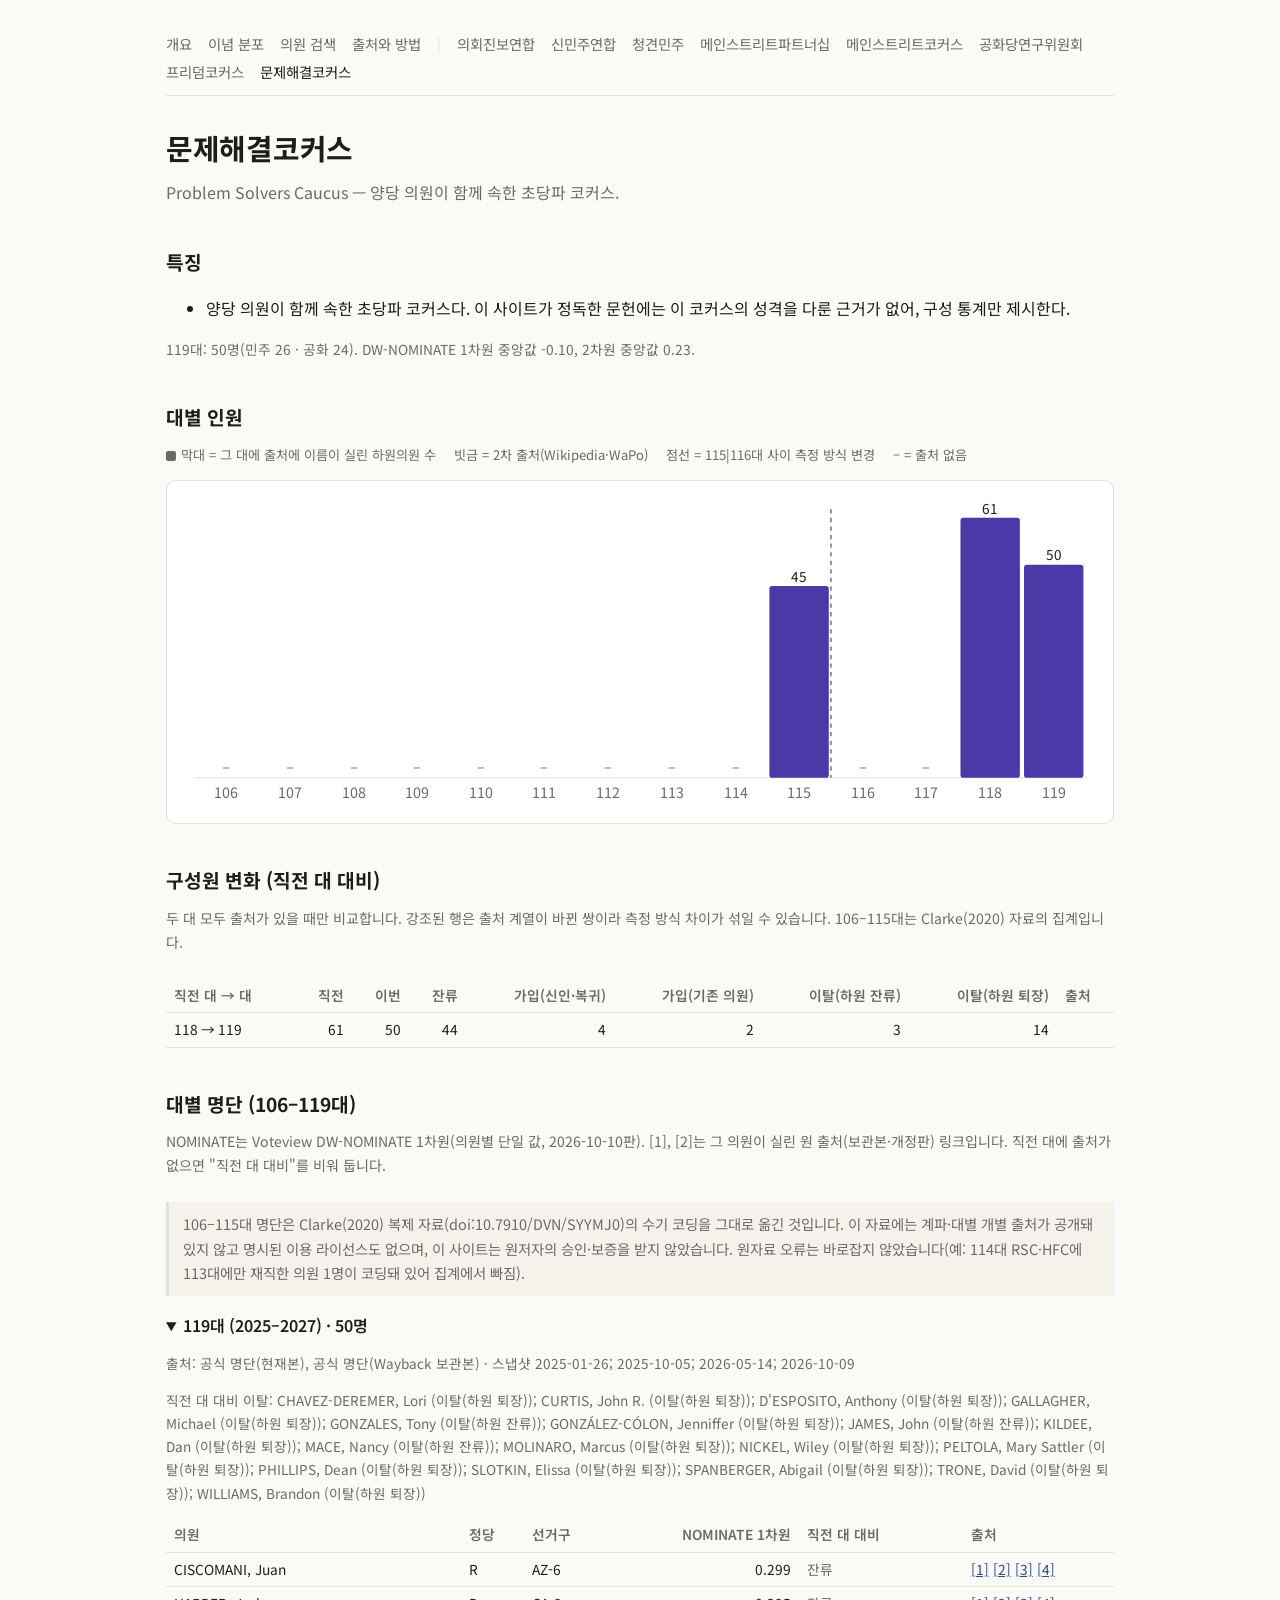
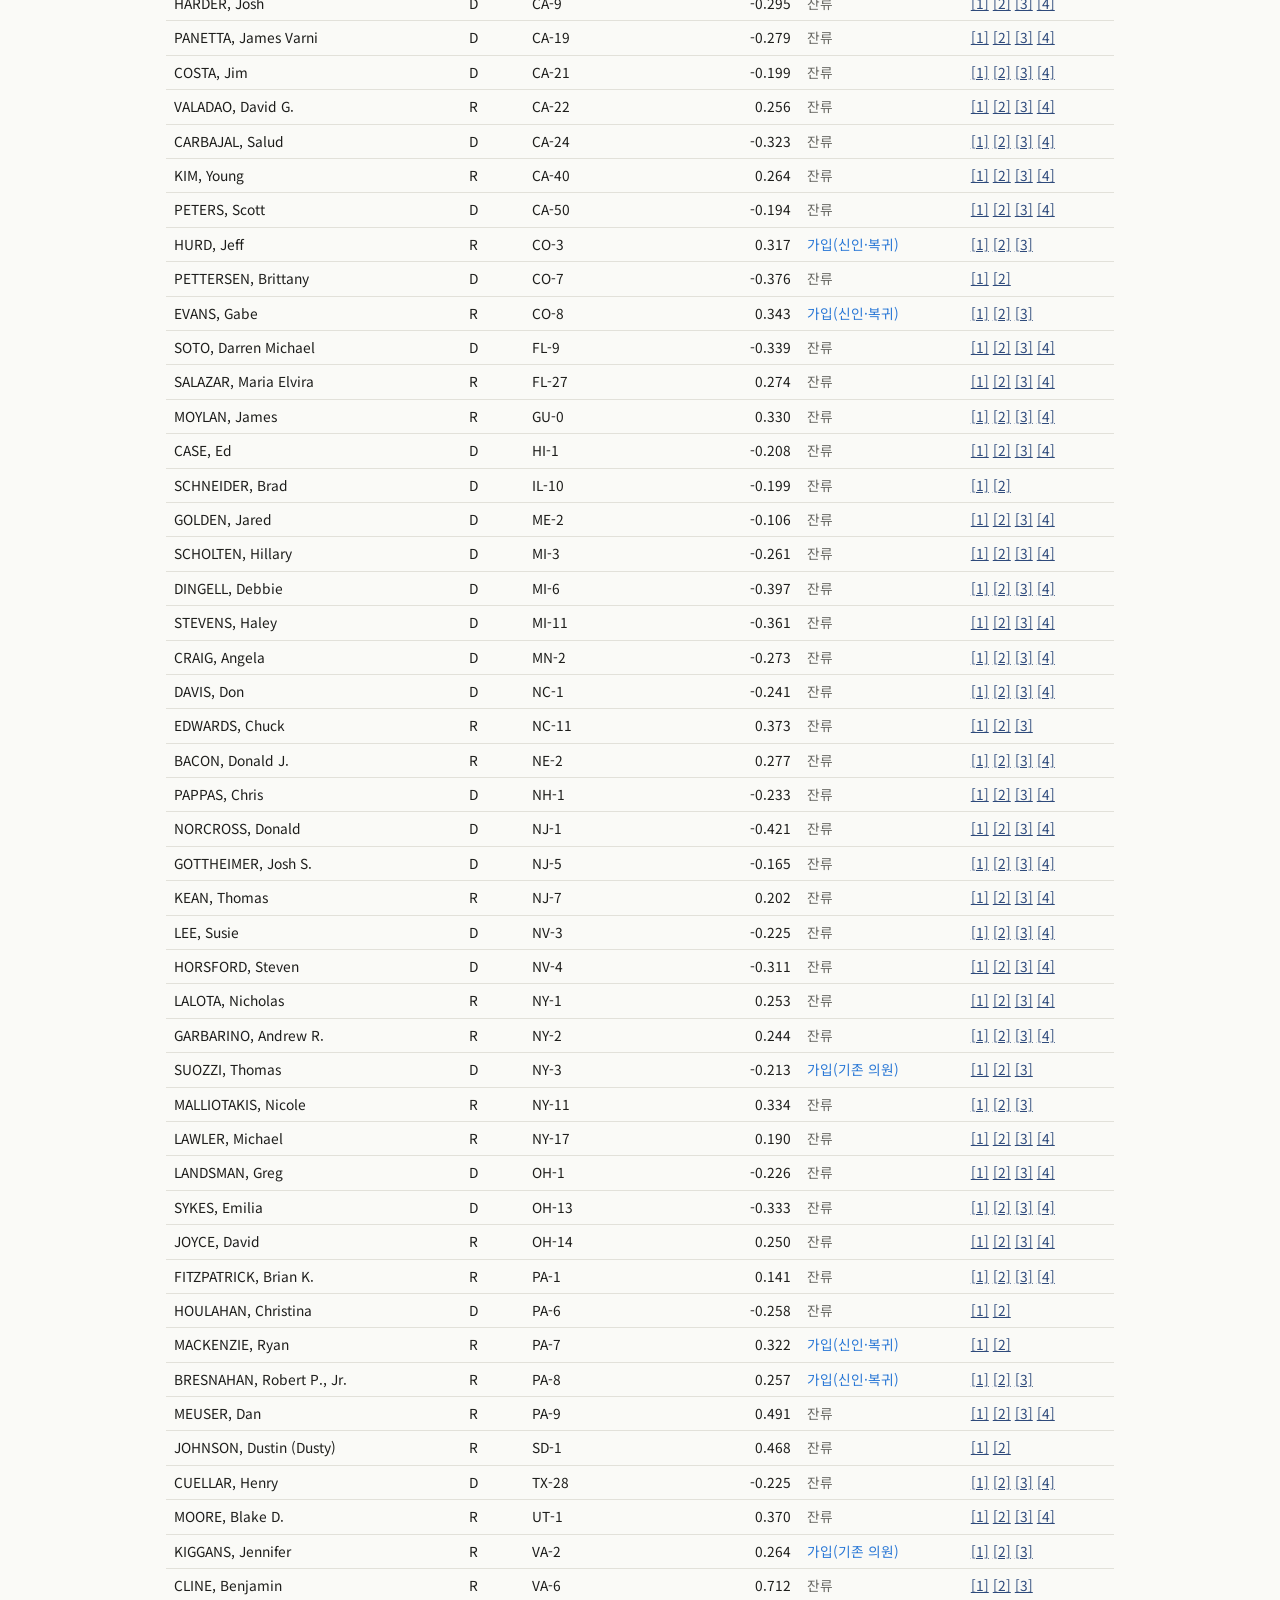
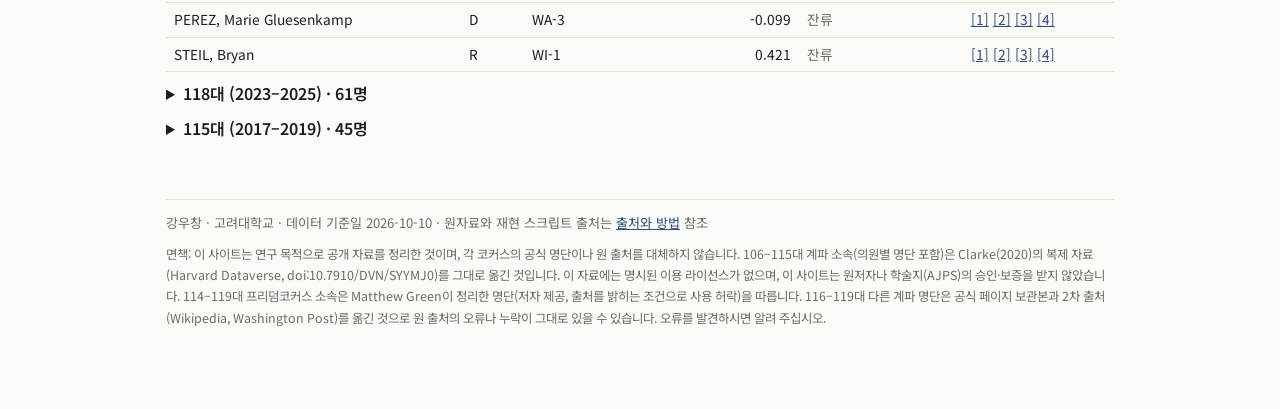
<file: caucus-psc.html>
<!doctype html>
<html lang="ko"><head><meta charset="utf-8"><meta name="viewport" content="width=device-width, initial-scale=1">
<title>문제해결코커스 · 미국 의회 정당 계파</title><meta name="description" content="Problem Solvers Caucus 대별 소속 의원">
<link rel="preconnect" href="https://fonts.googleapis.com">
<link rel="stylesheet" href="https://fonts.googleapis.com/css2?family=Noto+Sans+KR:wght@400;600;700&display=swap">
<link rel="stylesheet" href="assets/site.css?v=86cd058b"></head>
<body><main>
<nav class="top"><a href="index.html" class="">개요</a> <a href="nominate.html" class="">이념 분포</a> <a href="members.html" class="">의원 검색</a> <a href="methods.html" class="">출처와 방법</a> <span style="color:var(--line)">|</span> <a href="caucus-cpc.html" class="">의회진보연합</a> <a href="caucus-ndc.html" class="">신민주연합</a> <a href="caucus-bluedog.html" class="">청견민주</a> <a href="caucus-rmsp.html" class="">메인스트리트파트너십</a> <a href="caucus-mainstreet.html" class="">메인스트리트코커스</a> <a href="caucus-rsc.html" class="">공화당연구위원회</a> <a href="caucus-hfc.html" class="">프리덤코커스</a> <a href="caucus-psc.html" class="on">문제해결코커스</a></nav>
<h1>문제해결코커스</h1><p class="lede">Problem Solvers Caucus — 양당 의원이 함께 속한 초당파 코커스.</p>
<h2>특징</h2><ul><li>양당 의원이 함께 속한 초당파 코커스다. 이 사이트가 정독한 문헌에는 이 코커스의 성격을 다룬 근거가 없어, 구성 통계만 제시한다.</li></ul><p style="font-size:0.86rem;color:var(--muted)">119대: 50명(민주 26 · 공화 24). DW-NOMINATE 1차원 중앙값 -0.10, 2차원 중앙값 0.23.</p>
<h2>대별 인원</h2><div class="legend"><span><span class="sw" style="background:var(--muted)"></span>막대 = 그 대에 출처에 이름이 실린 하원의원 수</span><span>빗금 = 2차 출처(Wikipedia·WaPo)</span><span>점선 = 115|116대 사이 측정 방식 변경</span><span>– = 출처 없음</span></div><div class="card"><svg class="bars" viewBox="0 0 640 220" role="img" aria-label="psc 대별 인원"><defs><pattern id="hatch-psc" width="4" height="4" patternUnits="userSpaceOnUse" patternTransform="rotate(45)"><rect width="4" height="4" fill="var(--b)" opacity="0.35"/><line x1="0" y1="0" x2="0" y2="4" stroke="var(--b)" stroke-width="2"/></pattern></defs><line class="gridline" x1="8" x2="632" y1="198" y2="198"/><line class="divider" x1="453.7" x2="453.7" y1="10" y2="198"><title>115대까지 Clarke(2020) 수기 코딩, 116대부터 공식 명단</title></line><text x="30.3" y="212" text-anchor="middle">106</text><text x="30.3" y="194" text-anchor="middle">–</text><text x="74.9" y="212" text-anchor="middle">107</text><text x="74.9" y="194" text-anchor="middle">–</text><text x="119.4" y="212" text-anchor="middle">108</text><text x="119.4" y="194" text-anchor="middle">–</text><text x="164.0" y="212" text-anchor="middle">109</text><text x="164.0" y="194" text-anchor="middle">–</text><text x="208.6" y="212" text-anchor="middle">110</text><text x="208.6" y="194" text-anchor="middle">–</text><text x="253.1" y="212" text-anchor="middle">111</text><text x="253.1" y="194" text-anchor="middle">–</text><text x="297.7" y="212" text-anchor="middle">112</text><text x="297.7" y="194" text-anchor="middle">–</text><text x="342.3" y="212" text-anchor="middle">113</text><text x="342.3" y="194" text-anchor="middle">–</text><text x="386.9" y="212" text-anchor="middle">114</text><text x="386.9" y="194" text-anchor="middle">–</text><text x="431.4" y="212" text-anchor="middle">115</text><rect class="bar" x="410.6" y="63.7" width="41.6" height="134.3" rx="2" fill="var(--b)"><title>115대 (2017–2019): 45명 · 출처: Clarke(2020) 수기 코딩</title></rect><text class="val" x="431.4" y="60.7" text-anchor="middle">45</text><text x="476.0" y="212" text-anchor="middle">116</text><text x="476.0" y="194" text-anchor="middle">–</text><text x="520.6" y="212" text-anchor="middle">117</text><text x="520.6" y="194" text-anchor="middle">–</text><text x="565.1" y="212" text-anchor="middle">118</text><rect class="bar" x="544.4" y="16.0" width="41.6" height="182.0" rx="2" fill="var(--b)"><title>118대 (2023–2025): 61명 · 출처: 공식 명단(Wayback 보관본)</title></rect><text class="val" x="565.1" y="13.0" text-anchor="middle">61</text><text x="609.7" y="212" text-anchor="middle">119</text><rect class="bar" x="588.9" y="48.8" width="41.6" height="149.2" rx="2" fill="var(--b)"><title>119대 (2025–2027): 50명 · 출처: 공식 명단(현재본), 공식 명단(Wayback 보관본)</title></rect><text class="val" x="609.7" y="45.8" text-anchor="middle">50</text></svg></div>
<h2>구성원 변화 (직전 대 대비)</h2>
<p class="lede" style="font-size:0.88rem">두 대 모두 출처가 있을 때만 비교합니다. 강조된 행은 출처 계열이 바뀐 쌍이라 측정 방식 차이가 섞일 수 있습니다. 106–115대는 Clarke(2020) 자료의 집계입니다.</p>
<div class="table-wrap"><table><tr><th>직전 대 → 대</th><th class="num">직전</th><th class="num">이번</th><th class="num">잔류</th><th class="num">가입(신인·복귀)</th><th class="num">가입(기존 의원)</th><th class="num">이탈(하원 잔류)</th><th class="num">이탈(하원 퇴장)</th><th>출처</th></tr><tr class=""><td>118 → 119</td><td class="num">61</td><td class="num">50</td><td class="num">44</td><td class="num">4</td><td class="num">2</td><td class="num">3</td><td class="num">14</td><td></td></tr></table></div>
<h2>대별 명단 (106–119대)</h2>
<p class="lede" style="font-size:0.88rem">NOMINATE는 Voteview DW-NOMINATE 1차원(의원별 단일 값, 2026-10-10판). [1], [2]는 그 의원이 실린 원 출처(보관본·개정판) 링크입니다. 직전 대에 출처가 없으면 "직전 대 대비"를 비워 둡니다.</p>
<div class="note">106–115대 명단은 Clarke(2020) 복제 자료(doi:10.7910/DVN/SYYMJ0)의 수기 코딩을 그대로 옮긴 것입니다. 이 자료에는 계파·대별 개별 출처가 공개돼 있지 않고 명시된 이용 라이선스도 없으며, 이 사이트는 원저자의 승인·보증을 받지 않았습니다. 원자료 오류는 바로잡지 않았습니다(예: 114대 RSC·HFC에 113대에만 재직한 의원 1명이 코딩돼 있어 집계에서 빠짐).</div>
<details open><summary>119대 (2025–2027) · 50명</summary><p style="font-size:0.85rem;color:var(--muted)">출처: 공식 명단(현재본), 공식 명단(Wayback 보관본) · 스냅샷 2025-01-26; 2025-10-05; 2026-05-14; 2026-10-09</p><p style="font-size:0.85rem;color:var(--muted)">직전 대 대비 이탈: CHAVEZ-DEREMER, Lori (이탈(하원 퇴장)); CURTIS, John R. (이탈(하원 퇴장)); D&#x27;ESPOSITO, Anthony (이탈(하원 퇴장)); GALLAGHER, Michael (이탈(하원 퇴장)); GONZALES, Tony (이탈(하원 잔류)); GONZÁLEZ-CÓLON, Jenniffer (이탈(하원 퇴장)); JAMES, John (이탈(하원 잔류)); KILDEE, Dan (이탈(하원 퇴장)); MACE, Nancy (이탈(하원 잔류)); MOLINARO, Marcus (이탈(하원 퇴장)); NICKEL, Wiley (이탈(하원 퇴장)); PELTOLA, Mary Sattler (이탈(하원 퇴장)); PHILLIPS, Dean (이탈(하원 퇴장)); SLOTKIN, Elissa (이탈(하원 퇴장)); SPANBERGER, Abigail (이탈(하원 퇴장)); TRONE, David (이탈(하원 퇴장)); WILLIAMS, Brandon (이탈(하원 퇴장))</p><div class="table-wrap"><table><tr><th>의원</th><th>정당</th><th>선거구</th><th class="num">NOMINATE 1차원</th><th>직전 대 대비</th><th>출처</th></tr><tr><td>CISCOMANI, Juan</td><td>R</td><td>AZ-6</td><td class="num">0.299</td><td class="st-stayed">잔류</td><td><a href="https://problemsolverscaucus.house.gov/about/caucus-members.htm" title="2026-10-09">[1]</a> <a href="https://web.archive.org/web/20250126131438/https://problemsolverscaucus.house.gov/caucus-members" title="2025-01-26">[2]</a> <a href="https://web.archive.org/web/20251005104127/https://problemsolverscaucus.house.gov/caucus-members" title="2025-10-05">[3]</a> <a href="https://web.archive.org/web/20260514003731/https://problemsolverscaucus.house.gov/caucus-members" title="2026-05-14">[4]</a></td></tr><tr><td>HARDER, Josh</td><td>D</td><td>CA-9</td><td class="num">-0.295</td><td class="st-stayed">잔류</td><td><a href="https://problemsolverscaucus.house.gov/about/caucus-members.htm" title="2026-10-09">[1]</a> <a href="https://web.archive.org/web/20250126131438/https://problemsolverscaucus.house.gov/caucus-members" title="2025-01-26">[2]</a> <a href="https://web.archive.org/web/20251005104127/https://problemsolverscaucus.house.gov/caucus-members" title="2025-10-05">[3]</a> <a href="https://web.archive.org/web/20260514003731/https://problemsolverscaucus.house.gov/caucus-members" title="2026-05-14">[4]</a></td></tr><tr><td>PANETTA, James Varni</td><td>D</td><td>CA-19</td><td class="num">-0.279</td><td class="st-stayed">잔류</td><td><a href="https://problemsolverscaucus.house.gov/about/caucus-members.htm" title="2026-10-09">[1]</a> <a href="https://web.archive.org/web/20250126131438/https://problemsolverscaucus.house.gov/caucus-members" title="2025-01-26">[2]</a> <a href="https://web.archive.org/web/20251005104127/https://problemsolverscaucus.house.gov/caucus-members" title="2025-10-05">[3]</a> <a href="https://web.archive.org/web/20260514003731/https://problemsolverscaucus.house.gov/caucus-members" title="2026-05-14">[4]</a></td></tr><tr><td>COSTA, Jim</td><td>D</td><td>CA-21</td><td class="num">-0.199</td><td class="st-stayed">잔류</td><td><a href="https://problemsolverscaucus.house.gov/about/caucus-members.htm" title="2026-10-09">[1]</a> <a href="https://web.archive.org/web/20250126131438/https://problemsolverscaucus.house.gov/caucus-members" title="2025-01-26">[2]</a> <a href="https://web.archive.org/web/20251005104127/https://problemsolverscaucus.house.gov/caucus-members" title="2025-10-05">[3]</a> <a href="https://web.archive.org/web/20260514003731/https://problemsolverscaucus.house.gov/caucus-members" title="2026-05-14">[4]</a></td></tr><tr><td>VALADAO, David G.</td><td>R</td><td>CA-22</td><td class="num">0.256</td><td class="st-stayed">잔류</td><td><a href="https://problemsolverscaucus.house.gov/about/caucus-members.htm" title="2026-10-09">[1]</a> <a href="https://web.archive.org/web/20250126131438/https://problemsolverscaucus.house.gov/caucus-members" title="2025-01-26">[2]</a> <a href="https://web.archive.org/web/20251005104127/https://problemsolverscaucus.house.gov/caucus-members" title="2025-10-05">[3]</a> <a href="https://web.archive.org/web/20260514003731/https://problemsolverscaucus.house.gov/caucus-members" title="2026-05-14">[4]</a></td></tr><tr><td>CARBAJAL, Salud</td><td>D</td><td>CA-24</td><td class="num">-0.323</td><td class="st-stayed">잔류</td><td><a href="https://problemsolverscaucus.house.gov/about/caucus-members.htm" title="2026-10-09">[1]</a> <a href="https://web.archive.org/web/20250126131438/https://problemsolverscaucus.house.gov/caucus-members" title="2025-01-26">[2]</a> <a href="https://web.archive.org/web/20251005104127/https://problemsolverscaucus.house.gov/caucus-members" title="2025-10-05">[3]</a> <a href="https://web.archive.org/web/20260514003731/https://problemsolverscaucus.house.gov/caucus-members" title="2026-05-14">[4]</a></td></tr><tr><td>KIM, Young</td><td>R</td><td>CA-40</td><td class="num">0.264</td><td class="st-stayed">잔류</td><td><a href="https://problemsolverscaucus.house.gov/about/caucus-members.htm" title="2026-10-09">[1]</a> <a href="https://web.archive.org/web/20250126131438/https://problemsolverscaucus.house.gov/caucus-members" title="2025-01-26">[2]</a> <a href="https://web.archive.org/web/20251005104127/https://problemsolverscaucus.house.gov/caucus-members" title="2025-10-05">[3]</a> <a href="https://web.archive.org/web/20260514003731/https://problemsolverscaucus.house.gov/caucus-members" title="2026-05-14">[4]</a></td></tr><tr><td>PETERS, Scott</td><td>D</td><td>CA-50</td><td class="num">-0.194</td><td class="st-stayed">잔류</td><td><a href="https://problemsolverscaucus.house.gov/about/caucus-members.htm" title="2026-10-09">[1]</a> <a href="https://web.archive.org/web/20250126131438/https://problemsolverscaucus.house.gov/caucus-members" title="2025-01-26">[2]</a> <a href="https://web.archive.org/web/20251005104127/https://problemsolverscaucus.house.gov/caucus-members" title="2025-10-05">[3]</a> <a href="https://web.archive.org/web/20260514003731/https://problemsolverscaucus.house.gov/caucus-members" title="2026-05-14">[4]</a></td></tr><tr><td>HURD, Jeff</td><td>R</td><td>CO-3</td><td class="num">0.317</td><td class="st-joined_new_member">가입(신인·복귀)</td><td><a href="https://problemsolverscaucus.house.gov/about/caucus-members.htm" title="2026-10-09">[1]</a> <a href="https://web.archive.org/web/20251005104127/https://problemsolverscaucus.house.gov/caucus-members" title="2025-10-05">[2]</a> <a href="https://web.archive.org/web/20260514003731/https://problemsolverscaucus.house.gov/caucus-members" title="2026-05-14">[3]</a></td></tr><tr><td>PETTERSEN, Brittany</td><td>D</td><td>CO-7</td><td class="num">-0.376</td><td class="st-stayed">잔류</td><td><a href="https://web.archive.org/web/20250126131438/https://problemsolverscaucus.house.gov/caucus-members" title="2025-01-26">[1]</a> <a href="https://web.archive.org/web/20251005104127/https://problemsolverscaucus.house.gov/caucus-members" title="2025-10-05">[2]</a></td></tr><tr><td>EVANS, Gabe</td><td>R</td><td>CO-8</td><td class="num">0.343</td><td class="st-joined_new_member">가입(신인·복귀)</td><td><a href="https://problemsolverscaucus.house.gov/about/caucus-members.htm" title="2026-10-09">[1]</a> <a href="https://web.archive.org/web/20251005104127/https://problemsolverscaucus.house.gov/caucus-members" title="2025-10-05">[2]</a> <a href="https://web.archive.org/web/20260514003731/https://problemsolverscaucus.house.gov/caucus-members" title="2026-05-14">[3]</a></td></tr><tr><td>SOTO, Darren Michael</td><td>D</td><td>FL-9</td><td class="num">-0.339</td><td class="st-stayed">잔류</td><td><a href="https://problemsolverscaucus.house.gov/about/caucus-members.htm" title="2026-10-09">[1]</a> <a href="https://web.archive.org/web/20250126131438/https://problemsolverscaucus.house.gov/caucus-members" title="2025-01-26">[2]</a> <a href="https://web.archive.org/web/20251005104127/https://problemsolverscaucus.house.gov/caucus-members" title="2025-10-05">[3]</a> <a href="https://web.archive.org/web/20260514003731/https://problemsolverscaucus.house.gov/caucus-members" title="2026-05-14">[4]</a></td></tr><tr><td>SALAZAR, Maria Elvira</td><td>R</td><td>FL-27</td><td class="num">0.274</td><td class="st-stayed">잔류</td><td><a href="https://problemsolverscaucus.house.gov/about/caucus-members.htm" title="2026-10-09">[1]</a> <a href="https://web.archive.org/web/20250126131438/https://problemsolverscaucus.house.gov/caucus-members" title="2025-01-26">[2]</a> <a href="https://web.archive.org/web/20251005104127/https://problemsolverscaucus.house.gov/caucus-members" title="2025-10-05">[3]</a> <a href="https://web.archive.org/web/20260514003731/https://problemsolverscaucus.house.gov/caucus-members" title="2026-05-14">[4]</a></td></tr><tr><td>MOYLAN, James</td><td>R</td><td>GU-0</td><td class="num">0.330</td><td class="st-stayed">잔류</td><td><a href="https://problemsolverscaucus.house.gov/about/caucus-members.htm" title="2026-10-09">[1]</a> <a href="https://web.archive.org/web/20250126131438/https://problemsolverscaucus.house.gov/caucus-members" title="2025-01-26">[2]</a> <a href="https://web.archive.org/web/20251005104127/https://problemsolverscaucus.house.gov/caucus-members" title="2025-10-05">[3]</a> <a href="https://web.archive.org/web/20260514003731/https://problemsolverscaucus.house.gov/caucus-members" title="2026-05-14">[4]</a></td></tr><tr><td>CASE, Ed</td><td>D</td><td>HI-1</td><td class="num">-0.208</td><td class="st-stayed">잔류</td><td><a href="https://problemsolverscaucus.house.gov/about/caucus-members.htm" title="2026-10-09">[1]</a> <a href="https://web.archive.org/web/20250126131438/https://problemsolverscaucus.house.gov/caucus-members" title="2025-01-26">[2]</a> <a href="https://web.archive.org/web/20251005104127/https://problemsolverscaucus.house.gov/caucus-members" title="2025-10-05">[3]</a> <a href="https://web.archive.org/web/20260514003731/https://problemsolverscaucus.house.gov/caucus-members" title="2026-05-14">[4]</a></td></tr><tr><td>SCHNEIDER, Brad</td><td>D</td><td>IL-10</td><td class="num">-0.199</td><td class="st-stayed">잔류</td><td><a href="https://web.archive.org/web/20250126131438/https://problemsolverscaucus.house.gov/caucus-members" title="2025-01-26">[1]</a> <a href="https://web.archive.org/web/20251005104127/https://problemsolverscaucus.house.gov/caucus-members" title="2025-10-05">[2]</a></td></tr><tr><td>GOLDEN, Jared</td><td>D</td><td>ME-2</td><td class="num">-0.106</td><td class="st-stayed">잔류</td><td><a href="https://problemsolverscaucus.house.gov/about/caucus-members.htm" title="2026-10-09">[1]</a> <a href="https://web.archive.org/web/20250126131438/https://problemsolverscaucus.house.gov/caucus-members" title="2025-01-26">[2]</a> <a href="https://web.archive.org/web/20251005104127/https://problemsolverscaucus.house.gov/caucus-members" title="2025-10-05">[3]</a> <a href="https://web.archive.org/web/20260514003731/https://problemsolverscaucus.house.gov/caucus-members" title="2026-05-14">[4]</a></td></tr><tr><td>SCHOLTEN, Hillary</td><td>D</td><td>MI-3</td><td class="num">-0.261</td><td class="st-stayed">잔류</td><td><a href="https://problemsolverscaucus.house.gov/about/caucus-members.htm" title="2026-10-09">[1]</a> <a href="https://web.archive.org/web/20250126131438/https://problemsolverscaucus.house.gov/caucus-members" title="2025-01-26">[2]</a> <a href="https://web.archive.org/web/20251005104127/https://problemsolverscaucus.house.gov/caucus-members" title="2025-10-05">[3]</a> <a href="https://web.archive.org/web/20260514003731/https://problemsolverscaucus.house.gov/caucus-members" title="2026-05-14">[4]</a></td></tr><tr><td>DINGELL, Debbie</td><td>D</td><td>MI-6</td><td class="num">-0.397</td><td class="st-stayed">잔류</td><td><a href="https://problemsolverscaucus.house.gov/about/caucus-members.htm" title="2026-10-09">[1]</a> <a href="https://web.archive.org/web/20250126131438/https://problemsolverscaucus.house.gov/caucus-members" title="2025-01-26">[2]</a> <a href="https://web.archive.org/web/20251005104127/https://problemsolverscaucus.house.gov/caucus-members" title="2025-10-05">[3]</a> <a href="https://web.archive.org/web/20260514003731/https://problemsolverscaucus.house.gov/caucus-members" title="2026-05-14">[4]</a></td></tr><tr><td>STEVENS, Haley</td><td>D</td><td>MI-11</td><td class="num">-0.361</td><td class="st-stayed">잔류</td><td><a href="https://problemsolverscaucus.house.gov/about/caucus-members.htm" title="2026-10-09">[1]</a> <a href="https://web.archive.org/web/20250126131438/https://problemsolverscaucus.house.gov/caucus-members" title="2025-01-26">[2]</a> <a href="https://web.archive.org/web/20251005104127/https://problemsolverscaucus.house.gov/caucus-members" title="2025-10-05">[3]</a> <a href="https://web.archive.org/web/20260514003731/https://problemsolverscaucus.house.gov/caucus-members" title="2026-05-14">[4]</a></td></tr><tr><td>CRAIG, Angela</td><td>D</td><td>MN-2</td><td class="num">-0.273</td><td class="st-stayed">잔류</td><td><a href="https://problemsolverscaucus.house.gov/about/caucus-members.htm" title="2026-10-09">[1]</a> <a href="https://web.archive.org/web/20250126131438/https://problemsolverscaucus.house.gov/caucus-members" title="2025-01-26">[2]</a> <a href="https://web.archive.org/web/20251005104127/https://problemsolverscaucus.house.gov/caucus-members" title="2025-10-05">[3]</a> <a href="https://web.archive.org/web/20260514003731/https://problemsolverscaucus.house.gov/caucus-members" title="2026-05-14">[4]</a></td></tr><tr><td>DAVIS, Don</td><td>D</td><td>NC-1</td><td class="num">-0.241</td><td class="st-stayed">잔류</td><td><a href="https://problemsolverscaucus.house.gov/about/caucus-members.htm" title="2026-10-09">[1]</a> <a href="https://web.archive.org/web/20250126131438/https://problemsolverscaucus.house.gov/caucus-members" title="2025-01-26">[2]</a> <a href="https://web.archive.org/web/20251005104127/https://problemsolverscaucus.house.gov/caucus-members" title="2025-10-05">[3]</a> <a href="https://web.archive.org/web/20260514003731/https://problemsolverscaucus.house.gov/caucus-members" title="2026-05-14">[4]</a></td></tr><tr><td>EDWARDS, Chuck</td><td>R</td><td>NC-11</td><td class="num">0.373</td><td class="st-stayed">잔류</td><td><a href="https://web.archive.org/web/20250126131438/https://problemsolverscaucus.house.gov/caucus-members" title="2025-01-26">[1]</a> <a href="https://web.archive.org/web/20251005104127/https://problemsolverscaucus.house.gov/caucus-members" title="2025-10-05">[2]</a> <a href="https://web.archive.org/web/20260514003731/https://problemsolverscaucus.house.gov/caucus-members" title="2026-05-14">[3]</a></td></tr><tr><td>BACON, Donald J.</td><td>R</td><td>NE-2</td><td class="num">0.277</td><td class="st-stayed">잔류</td><td><a href="https://problemsolverscaucus.house.gov/about/caucus-members.htm" title="2026-10-09">[1]</a> <a href="https://web.archive.org/web/20250126131438/https://problemsolverscaucus.house.gov/caucus-members" title="2025-01-26">[2]</a> <a href="https://web.archive.org/web/20251005104127/https://problemsolverscaucus.house.gov/caucus-members" title="2025-10-05">[3]</a> <a href="https://web.archive.org/web/20260514003731/https://problemsolverscaucus.house.gov/caucus-members" title="2026-05-14">[4]</a></td></tr><tr><td>PAPPAS, Chris</td><td>D</td><td>NH-1</td><td class="num">-0.233</td><td class="st-stayed">잔류</td><td><a href="https://problemsolverscaucus.house.gov/about/caucus-members.htm" title="2026-10-09">[1]</a> <a href="https://web.archive.org/web/20250126131438/https://problemsolverscaucus.house.gov/caucus-members" title="2025-01-26">[2]</a> <a href="https://web.archive.org/web/20251005104127/https://problemsolverscaucus.house.gov/caucus-members" title="2025-10-05">[3]</a> <a href="https://web.archive.org/web/20260514003731/https://problemsolverscaucus.house.gov/caucus-members" title="2026-05-14">[4]</a></td></tr><tr><td>NORCROSS, Donald</td><td>D</td><td>NJ-1</td><td class="num">-0.421</td><td class="st-stayed">잔류</td><td><a href="https://problemsolverscaucus.house.gov/about/caucus-members.htm" title="2026-10-09">[1]</a> <a href="https://web.archive.org/web/20250126131438/https://problemsolverscaucus.house.gov/caucus-members" title="2025-01-26">[2]</a> <a href="https://web.archive.org/web/20251005104127/https://problemsolverscaucus.house.gov/caucus-members" title="2025-10-05">[3]</a> <a href="https://web.archive.org/web/20260514003731/https://problemsolverscaucus.house.gov/caucus-members" title="2026-05-14">[4]</a></td></tr><tr><td>GOTTHEIMER, Josh S.</td><td>D</td><td>NJ-5</td><td class="num">-0.165</td><td class="st-stayed">잔류</td><td><a href="https://problemsolverscaucus.house.gov/about/caucus-members.htm" title="2026-10-09">[1]</a> <a href="https://web.archive.org/web/20250126131438/https://problemsolverscaucus.house.gov/caucus-members" title="2025-01-26">[2]</a> <a href="https://web.archive.org/web/20251005104127/https://problemsolverscaucus.house.gov/caucus-members" title="2025-10-05">[3]</a> <a href="https://web.archive.org/web/20260514003731/https://problemsolverscaucus.house.gov/caucus-members" title="2026-05-14">[4]</a></td></tr><tr><td>KEAN, Thomas</td><td>R</td><td>NJ-7</td><td class="num">0.202</td><td class="st-stayed">잔류</td><td><a href="https://problemsolverscaucus.house.gov/about/caucus-members.htm" title="2026-10-09">[1]</a> <a href="https://web.archive.org/web/20250126131438/https://problemsolverscaucus.house.gov/caucus-members" title="2025-01-26">[2]</a> <a href="https://web.archive.org/web/20251005104127/https://problemsolverscaucus.house.gov/caucus-members" title="2025-10-05">[3]</a> <a href="https://web.archive.org/web/20260514003731/https://problemsolverscaucus.house.gov/caucus-members" title="2026-05-14">[4]</a></td></tr><tr><td>LEE, Susie</td><td>D</td><td>NV-3</td><td class="num">-0.225</td><td class="st-stayed">잔류</td><td><a href="https://problemsolverscaucus.house.gov/about/caucus-members.htm" title="2026-10-09">[1]</a> <a href="https://web.archive.org/web/20250126131438/https://problemsolverscaucus.house.gov/caucus-members" title="2025-01-26">[2]</a> <a href="https://web.archive.org/web/20251005104127/https://problemsolverscaucus.house.gov/caucus-members" title="2025-10-05">[3]</a> <a href="https://web.archive.org/web/20260514003731/https://problemsolverscaucus.house.gov/caucus-members" title="2026-05-14">[4]</a></td></tr><tr><td>HORSFORD, Steven</td><td>D</td><td>NV-4</td><td class="num">-0.311</td><td class="st-stayed">잔류</td><td><a href="https://problemsolverscaucus.house.gov/about/caucus-members.htm" title="2026-10-09">[1]</a> <a href="https://web.archive.org/web/20250126131438/https://problemsolverscaucus.house.gov/caucus-members" title="2025-01-26">[2]</a> <a href="https://web.archive.org/web/20251005104127/https://problemsolverscaucus.house.gov/caucus-members" title="2025-10-05">[3]</a> <a href="https://web.archive.org/web/20260514003731/https://problemsolverscaucus.house.gov/caucus-members" title="2026-05-14">[4]</a></td></tr><tr><td>LALOTA, Nicholas</td><td>R</td><td>NY-1</td><td class="num">0.253</td><td class="st-stayed">잔류</td><td><a href="https://problemsolverscaucus.house.gov/about/caucus-members.htm" title="2026-10-09">[1]</a> <a href="https://web.archive.org/web/20250126131438/https://problemsolverscaucus.house.gov/caucus-members" title="2025-01-26">[2]</a> <a href="https://web.archive.org/web/20251005104127/https://problemsolverscaucus.house.gov/caucus-members" title="2025-10-05">[3]</a> <a href="https://web.archive.org/web/20260514003731/https://problemsolverscaucus.house.gov/caucus-members" title="2026-05-14">[4]</a></td></tr><tr><td>GARBARINO, Andrew R.</td><td>R</td><td>NY-2</td><td class="num">0.244</td><td class="st-stayed">잔류</td><td><a href="https://problemsolverscaucus.house.gov/about/caucus-members.htm" title="2026-10-09">[1]</a> <a href="https://web.archive.org/web/20250126131438/https://problemsolverscaucus.house.gov/caucus-members" title="2025-01-26">[2]</a> <a href="https://web.archive.org/web/20251005104127/https://problemsolverscaucus.house.gov/caucus-members" title="2025-10-05">[3]</a> <a href="https://web.archive.org/web/20260514003731/https://problemsolverscaucus.house.gov/caucus-members" title="2026-05-14">[4]</a></td></tr><tr><td>SUOZZI, Thomas</td><td>D</td><td>NY-3</td><td class="num">-0.213</td><td class="st-joined_from_house">가입(기존 의원)</td><td><a href="https://problemsolverscaucus.house.gov/about/caucus-members.htm" title="2026-10-09">[1]</a> <a href="https://web.archive.org/web/20251005104127/https://problemsolverscaucus.house.gov/caucus-members" title="2025-10-05">[2]</a> <a href="https://web.archive.org/web/20260514003731/https://problemsolverscaucus.house.gov/caucus-members" title="2026-05-14">[3]</a></td></tr><tr><td>MALLIOTAKIS, Nicole</td><td>R</td><td>NY-11</td><td class="num">0.334</td><td class="st-stayed">잔류</td><td><a href="https://web.archive.org/web/20250126131438/https://problemsolverscaucus.house.gov/caucus-members" title="2025-01-26">[1]</a> <a href="https://web.archive.org/web/20251005104127/https://problemsolverscaucus.house.gov/caucus-members" title="2025-10-05">[2]</a> <a href="https://web.archive.org/web/20260514003731/https://problemsolverscaucus.house.gov/caucus-members" title="2026-05-14">[3]</a></td></tr><tr><td>LAWLER, Michael</td><td>R</td><td>NY-17</td><td class="num">0.190</td><td class="st-stayed">잔류</td><td><a href="https://problemsolverscaucus.house.gov/about/caucus-members.htm" title="2026-10-09">[1]</a> <a href="https://web.archive.org/web/20250126131438/https://problemsolverscaucus.house.gov/caucus-members" title="2025-01-26">[2]</a> <a href="https://web.archive.org/web/20251005104127/https://problemsolverscaucus.house.gov/caucus-members" title="2025-10-05">[3]</a> <a href="https://web.archive.org/web/20260514003731/https://problemsolverscaucus.house.gov/caucus-members" title="2026-05-14">[4]</a></td></tr><tr><td>LANDSMAN, Greg</td><td>D</td><td>OH-1</td><td class="num">-0.226</td><td class="st-stayed">잔류</td><td><a href="https://problemsolverscaucus.house.gov/about/caucus-members.htm" title="2026-10-09">[1]</a> <a href="https://web.archive.org/web/20250126131438/https://problemsolverscaucus.house.gov/caucus-members" title="2025-01-26">[2]</a> <a href="https://web.archive.org/web/20251005104127/https://problemsolverscaucus.house.gov/caucus-members" title="2025-10-05">[3]</a> <a href="https://web.archive.org/web/20260514003731/https://problemsolverscaucus.house.gov/caucus-members" title="2026-05-14">[4]</a></td></tr><tr><td>SYKES, Emilia</td><td>D</td><td>OH-13</td><td class="num">-0.333</td><td class="st-stayed">잔류</td><td><a href="https://problemsolverscaucus.house.gov/about/caucus-members.htm" title="2026-10-09">[1]</a> <a href="https://web.archive.org/web/20250126131438/https://problemsolverscaucus.house.gov/caucus-members" title="2025-01-26">[2]</a> <a href="https://web.archive.org/web/20251005104127/https://problemsolverscaucus.house.gov/caucus-members" title="2025-10-05">[3]</a> <a href="https://web.archive.org/web/20260514003731/https://problemsolverscaucus.house.gov/caucus-members" title="2026-05-14">[4]</a></td></tr><tr><td>JOYCE, David</td><td>R</td><td>OH-14</td><td class="num">0.250</td><td class="st-stayed">잔류</td><td><a href="https://problemsolverscaucus.house.gov/about/caucus-members.htm" title="2026-10-09">[1]</a> <a href="https://web.archive.org/web/20250126131438/https://problemsolverscaucus.house.gov/caucus-members" title="2025-01-26">[2]</a> <a href="https://web.archive.org/web/20251005104127/https://problemsolverscaucus.house.gov/caucus-members" title="2025-10-05">[3]</a> <a href="https://web.archive.org/web/20260514003731/https://problemsolverscaucus.house.gov/caucus-members" title="2026-05-14">[4]</a></td></tr><tr><td>FITZPATRICK, Brian K.</td><td>R</td><td>PA-1</td><td class="num">0.141</td><td class="st-stayed">잔류</td><td><a href="https://problemsolverscaucus.house.gov/about/caucus-members.htm" title="2026-10-09">[1]</a> <a href="https://web.archive.org/web/20250126131438/https://problemsolverscaucus.house.gov/caucus-members" title="2025-01-26">[2]</a> <a href="https://web.archive.org/web/20251005104127/https://problemsolverscaucus.house.gov/caucus-members" title="2025-10-05">[3]</a> <a href="https://web.archive.org/web/20260514003731/https://problemsolverscaucus.house.gov/caucus-members" title="2026-05-14">[4]</a></td></tr><tr><td>HOULAHAN, Christina</td><td>D</td><td>PA-6</td><td class="num">-0.258</td><td class="st-stayed">잔류</td><td><a href="https://web.archive.org/web/20250126131438/https://problemsolverscaucus.house.gov/caucus-members" title="2025-01-26">[1]</a> <a href="https://web.archive.org/web/20251005104127/https://problemsolverscaucus.house.gov/caucus-members" title="2025-10-05">[2]</a></td></tr><tr><td>MACKENZIE, Ryan</td><td>R</td><td>PA-7</td><td class="num">0.322</td><td class="st-joined_new_member">가입(신인·복귀)</td><td><a href="https://problemsolverscaucus.house.gov/about/caucus-members.htm" title="2026-10-09">[1]</a> <a href="https://web.archive.org/web/20260514003731/https://problemsolverscaucus.house.gov/caucus-members" title="2026-05-14">[2]</a></td></tr><tr><td>BRESNAHAN, Robert P., Jr.</td><td>R</td><td>PA-8</td><td class="num">0.257</td><td class="st-joined_new_member">가입(신인·복귀)</td><td><a href="https://problemsolverscaucus.house.gov/about/caucus-members.htm" title="2026-10-09">[1]</a> <a href="https://web.archive.org/web/20251005104127/https://problemsolverscaucus.house.gov/caucus-members" title="2025-10-05">[2]</a> <a href="https://web.archive.org/web/20260514003731/https://problemsolverscaucus.house.gov/caucus-members" title="2026-05-14">[3]</a></td></tr><tr><td>MEUSER, Dan</td><td>R</td><td>PA-9</td><td class="num">0.491</td><td class="st-stayed">잔류</td><td><a href="https://problemsolverscaucus.house.gov/about/caucus-members.htm" title="2026-10-09">[1]</a> <a href="https://web.archive.org/web/20250126131438/https://problemsolverscaucus.house.gov/caucus-members" title="2025-01-26">[2]</a> <a href="https://web.archive.org/web/20251005104127/https://problemsolverscaucus.house.gov/caucus-members" title="2025-10-05">[3]</a> <a href="https://web.archive.org/web/20260514003731/https://problemsolverscaucus.house.gov/caucus-members" title="2026-05-14">[4]</a></td></tr><tr><td>JOHNSON, Dustin (Dusty)</td><td>R</td><td>SD-1</td><td class="num">0.468</td><td class="st-stayed">잔류</td><td><a href="https://web.archive.org/web/20250126131438/https://problemsolverscaucus.house.gov/caucus-members" title="2025-01-26">[1]</a> <a href="https://web.archive.org/web/20251005104127/https://problemsolverscaucus.house.gov/caucus-members" title="2025-10-05">[2]</a></td></tr><tr><td>CUELLAR, Henry</td><td>D</td><td>TX-28</td><td class="num">-0.225</td><td class="st-stayed">잔류</td><td><a href="https://problemsolverscaucus.house.gov/about/caucus-members.htm" title="2026-10-09">[1]</a> <a href="https://web.archive.org/web/20250126131438/https://problemsolverscaucus.house.gov/caucus-members" title="2025-01-26">[2]</a> <a href="https://web.archive.org/web/20251005104127/https://problemsolverscaucus.house.gov/caucus-members" title="2025-10-05">[3]</a> <a href="https://web.archive.org/web/20260514003731/https://problemsolverscaucus.house.gov/caucus-members" title="2026-05-14">[4]</a></td></tr><tr><td>MOORE, Blake D.</td><td>R</td><td>UT-1</td><td class="num">0.370</td><td class="st-stayed">잔류</td><td><a href="https://problemsolverscaucus.house.gov/about/caucus-members.htm" title="2026-10-09">[1]</a> <a href="https://web.archive.org/web/20250126131438/https://problemsolverscaucus.house.gov/caucus-members" title="2025-01-26">[2]</a> <a href="https://web.archive.org/web/20251005104127/https://problemsolverscaucus.house.gov/caucus-members" title="2025-10-05">[3]</a> <a href="https://web.archive.org/web/20260514003731/https://problemsolverscaucus.house.gov/caucus-members" title="2026-05-14">[4]</a></td></tr><tr><td>KIGGANS, Jennifer</td><td>R</td><td>VA-2</td><td class="num">0.264</td><td class="st-joined_from_house">가입(기존 의원)</td><td><a href="https://problemsolverscaucus.house.gov/about/caucus-members.htm" title="2026-10-09">[1]</a> <a href="https://web.archive.org/web/20251005104127/https://problemsolverscaucus.house.gov/caucus-members" title="2025-10-05">[2]</a> <a href="https://web.archive.org/web/20260514003731/https://problemsolverscaucus.house.gov/caucus-members" title="2026-05-14">[3]</a></td></tr><tr><td>CLINE, Benjamin</td><td>R</td><td>VA-6</td><td class="num">0.712</td><td class="st-stayed">잔류</td><td><a href="https://web.archive.org/web/20250126131438/https://problemsolverscaucus.house.gov/caucus-members" title="2025-01-26">[1]</a> <a href="https://web.archive.org/web/20251005104127/https://problemsolverscaucus.house.gov/caucus-members" title="2025-10-05">[2]</a> <a href="https://web.archive.org/web/20260514003731/https://problemsolverscaucus.house.gov/caucus-members" title="2026-05-14">[3]</a></td></tr><tr><td>PEREZ, Marie Gluesenkamp</td><td>D</td><td>WA-3</td><td class="num">-0.099</td><td class="st-stayed">잔류</td><td><a href="https://problemsolverscaucus.house.gov/about/caucus-members.htm" title="2026-10-09">[1]</a> <a href="https://web.archive.org/web/20250126131438/https://problemsolverscaucus.house.gov/caucus-members" title="2025-01-26">[2]</a> <a href="https://web.archive.org/web/20251005104127/https://problemsolverscaucus.house.gov/caucus-members" title="2025-10-05">[3]</a> <a href="https://web.archive.org/web/20260514003731/https://problemsolverscaucus.house.gov/caucus-members" title="2026-05-14">[4]</a></td></tr><tr><td>STEIL, Bryan</td><td>R</td><td>WI-1</td><td class="num">0.421</td><td class="st-stayed">잔류</td><td><a href="https://problemsolverscaucus.house.gov/about/caucus-members.htm" title="2026-10-09">[1]</a> <a href="https://web.archive.org/web/20250126131438/https://problemsolverscaucus.house.gov/caucus-members" title="2025-01-26">[2]</a> <a href="https://web.archive.org/web/20251005104127/https://problemsolverscaucus.house.gov/caucus-members" title="2025-10-05">[3]</a> <a href="https://web.archive.org/web/20260514003731/https://problemsolverscaucus.house.gov/caucus-members" title="2026-05-14">[4]</a></td></tr></table></div></details><details><summary>118대 (2023–2025) · 61명</summary><p style="font-size:0.85rem;color:var(--muted)">출처: 공식 명단(Wayback 보관본) · 스냅샷 2024-03-11; 2024-11-06</p><div class="table-wrap"><table><tr><th>의원</th><th>정당</th><th>선거구</th><th class="num">NOMINATE 1차원</th><th>직전 대 대비</th><th>출처</th></tr><tr><td>PELTOLA, Mary Sattler</td><td>D</td><td>AK-1</td><td class="num">-0.138</td><td class="st-None"></td><td><a href="https://web.archive.org/web/20240311010856/https://problemsolverscaucus.house.gov/caucus-members" title="2024-03-11">[1]</a> <a href="https://web.archive.org/web/20241106201542/https://problemsolverscaucus.house.gov/caucus-members" title="2024-11-06">[2]</a></td></tr><tr><td>CISCOMANI, Juan</td><td>R</td><td>AZ-6</td><td class="num">0.299</td><td class="st-None"></td><td><a href="https://web.archive.org/web/20240311010856/https://problemsolverscaucus.house.gov/caucus-members" title="2024-03-11">[1]</a> <a href="https://web.archive.org/web/20241106201542/https://problemsolverscaucus.house.gov/caucus-members" title="2024-11-06">[2]</a></td></tr><tr><td>HARDER, Josh</td><td>D</td><td>CA-9</td><td class="num">-0.295</td><td class="st-None"></td><td><a href="https://web.archive.org/web/20240311010856/https://problemsolverscaucus.house.gov/caucus-members" title="2024-03-11">[1]</a> <a href="https://web.archive.org/web/20241106201542/https://problemsolverscaucus.house.gov/caucus-members" title="2024-11-06">[2]</a></td></tr><tr><td>PANETTA, James Varni</td><td>D</td><td>CA-19</td><td class="num">-0.279</td><td class="st-None"></td><td><a href="https://web.archive.org/web/20240311010856/https://problemsolverscaucus.house.gov/caucus-members" title="2024-03-11">[1]</a> <a href="https://web.archive.org/web/20241106201542/https://problemsolverscaucus.house.gov/caucus-members" title="2024-11-06">[2]</a></td></tr><tr><td>COSTA, Jim</td><td>D</td><td>CA-21</td><td class="num">-0.199</td><td class="st-None"></td><td><a href="https://web.archive.org/web/20240311010856/https://problemsolverscaucus.house.gov/caucus-members" title="2024-03-11">[1]</a> <a href="https://web.archive.org/web/20241106201542/https://problemsolverscaucus.house.gov/caucus-members" title="2024-11-06">[2]</a></td></tr><tr><td>VALADAO, David G.</td><td>R</td><td>CA-22</td><td class="num">0.256</td><td class="st-None"></td><td><a href="https://web.archive.org/web/20240311010856/https://problemsolverscaucus.house.gov/caucus-members" title="2024-03-11">[1]</a> <a href="https://web.archive.org/web/20241106201542/https://problemsolverscaucus.house.gov/caucus-members" title="2024-11-06">[2]</a></td></tr><tr><td>CARBAJAL, Salud</td><td>D</td><td>CA-24</td><td class="num">-0.323</td><td class="st-None"></td><td><a href="https://web.archive.org/web/20240311010856/https://problemsolverscaucus.house.gov/caucus-members" title="2024-03-11">[1]</a> <a href="https://web.archive.org/web/20241106201542/https://problemsolverscaucus.house.gov/caucus-members" title="2024-11-06">[2]</a></td></tr><tr><td>KIM, Young</td><td>R</td><td>CA-40</td><td class="num">0.264</td><td class="st-None"></td><td><a href="https://web.archive.org/web/20240311010856/https://problemsolverscaucus.house.gov/caucus-members" title="2024-03-11">[1]</a> <a href="https://web.archive.org/web/20241106201542/https://problemsolverscaucus.house.gov/caucus-members" title="2024-11-06">[2]</a></td></tr><tr><td>PETERS, Scott</td><td>D</td><td>CA-50</td><td class="num">-0.194</td><td class="st-None"></td><td><a href="https://web.archive.org/web/20240311010856/https://problemsolverscaucus.house.gov/caucus-members" title="2024-03-11">[1]</a> <a href="https://web.archive.org/web/20241106201542/https://problemsolverscaucus.house.gov/caucus-members" title="2024-11-06">[2]</a></td></tr><tr><td>PETTERSEN, Brittany</td><td>D</td><td>CO-7</td><td class="num">-0.376</td><td class="st-None"></td><td><a href="https://web.archive.org/web/20240311010856/https://problemsolverscaucus.house.gov/caucus-members" title="2024-03-11">[1]</a> <a href="https://web.archive.org/web/20241106201542/https://problemsolverscaucus.house.gov/caucus-members" title="2024-11-06">[2]</a></td></tr><tr><td>SOTO, Darren Michael</td><td>D</td><td>FL-9</td><td class="num">-0.339</td><td class="st-None"></td><td><a href="https://web.archive.org/web/20240311010856/https://problemsolverscaucus.house.gov/caucus-members" title="2024-03-11">[1]</a> <a href="https://web.archive.org/web/20241106201542/https://problemsolverscaucus.house.gov/caucus-members" title="2024-11-06">[2]</a></td></tr><tr><td>SALAZAR, Maria Elvira</td><td>R</td><td>FL-27</td><td class="num">0.274</td><td class="st-None"></td><td><a href="https://web.archive.org/web/20240311010856/https://problemsolverscaucus.house.gov/caucus-members" title="2024-03-11">[1]</a> <a href="https://web.archive.org/web/20241106201542/https://problemsolverscaucus.house.gov/caucus-members" title="2024-11-06">[2]</a></td></tr><tr><td>MOYLAN, James</td><td>R</td><td>GU-0</td><td class="num">0.330</td><td class="st-None"></td><td><a href="https://web.archive.org/web/20240311010856/https://problemsolverscaucus.house.gov/caucus-members" title="2024-03-11">[1]</a> <a href="https://web.archive.org/web/20241106201542/https://problemsolverscaucus.house.gov/caucus-members" title="2024-11-06">[2]</a></td></tr><tr><td>CASE, Ed</td><td>D</td><td>HI-1</td><td class="num">-0.208</td><td class="st-None"></td><td><a href="https://web.archive.org/web/20240311010856/https://problemsolverscaucus.house.gov/caucus-members" title="2024-03-11">[1]</a> <a href="https://web.archive.org/web/20241106201542/https://problemsolverscaucus.house.gov/caucus-members" title="2024-11-06">[2]</a></td></tr><tr><td>SCHNEIDER, Brad</td><td>D</td><td>IL-10</td><td class="num">-0.199</td><td class="st-None"></td><td><a href="https://web.archive.org/web/20240311010856/https://problemsolverscaucus.house.gov/caucus-members" title="2024-03-11">[1]</a> <a href="https://web.archive.org/web/20241106201542/https://problemsolverscaucus.house.gov/caucus-members" title="2024-11-06">[2]</a></td></tr><tr><td>TRONE, David</td><td>D</td><td>MD-6</td><td class="num">-0.348</td><td class="st-None"></td><td><a href="https://web.archive.org/web/20240311010856/https://problemsolverscaucus.house.gov/caucus-members" title="2024-03-11">[1]</a> <a href="https://web.archive.org/web/20241106201542/https://problemsolverscaucus.house.gov/caucus-members" title="2024-11-06">[2]</a></td></tr><tr><td>GOLDEN, Jared</td><td>D</td><td>ME-2</td><td class="num">-0.106</td><td class="st-None"></td><td><a href="https://web.archive.org/web/20240311010856/https://problemsolverscaucus.house.gov/caucus-members" title="2024-03-11">[1]</a> <a href="https://web.archive.org/web/20241106201542/https://problemsolverscaucus.house.gov/caucus-members" title="2024-11-06">[2]</a></td></tr><tr><td>SCHOLTEN, Hillary</td><td>D</td><td>MI-3</td><td class="num">-0.261</td><td class="st-None"></td><td><a href="https://web.archive.org/web/20240311010856/https://problemsolverscaucus.house.gov/caucus-members" title="2024-03-11">[1]</a> <a href="https://web.archive.org/web/20241106201542/https://problemsolverscaucus.house.gov/caucus-members" title="2024-11-06">[2]</a></td></tr><tr><td>DINGELL, Debbie</td><td>D</td><td>MI-6</td><td class="num">-0.397</td><td class="st-None"></td><td><a href="https://web.archive.org/web/20240311010856/https://problemsolverscaucus.house.gov/caucus-members" title="2024-03-11">[1]</a> <a href="https://web.archive.org/web/20241106201542/https://problemsolverscaucus.house.gov/caucus-members" title="2024-11-06">[2]</a></td></tr><tr><td>SLOTKIN, Elissa</td><td>D</td><td>MI-7</td><td class="num">-0.367</td><td class="st-None"></td><td><a href="https://web.archive.org/web/20240311010856/https://problemsolverscaucus.house.gov/caucus-members" title="2024-03-11">[1]</a> <a href="https://web.archive.org/web/20241106201542/https://problemsolverscaucus.house.gov/caucus-members" title="2024-11-06">[2]</a></td></tr><tr><td>KILDEE, Dan</td><td>D</td><td>MI-8</td><td class="num">-0.359</td><td class="st-None"></td><td><a href="https://web.archive.org/web/20240311010856/https://problemsolverscaucus.house.gov/caucus-members" title="2024-03-11">[1]</a> <a href="https://web.archive.org/web/20241106201542/https://problemsolverscaucus.house.gov/caucus-members" title="2024-11-06">[2]</a></td></tr><tr><td>JAMES, John</td><td>R</td><td>MI-10</td><td class="num">0.322</td><td class="st-None"></td><td><a href="https://web.archive.org/web/20240311010856/https://problemsolverscaucus.house.gov/caucus-members" title="2024-03-11">[1]</a> <a href="https://web.archive.org/web/20241106201542/https://problemsolverscaucus.house.gov/caucus-members" title="2024-11-06">[2]</a></td></tr><tr><td>STEVENS, Haley</td><td>D</td><td>MI-11</td><td class="num">-0.361</td><td class="st-None"></td><td><a href="https://web.archive.org/web/20240311010856/https://problemsolverscaucus.house.gov/caucus-members" title="2024-03-11">[1]</a> <a href="https://web.archive.org/web/20241106201542/https://problemsolverscaucus.house.gov/caucus-members" title="2024-11-06">[2]</a></td></tr><tr><td>CRAIG, Angela</td><td>D</td><td>MN-2</td><td class="num">-0.273</td><td class="st-None"></td><td><a href="https://web.archive.org/web/20240311010856/https://problemsolverscaucus.house.gov/caucus-members" title="2024-03-11">[1]</a> <a href="https://web.archive.org/web/20241106201542/https://problemsolverscaucus.house.gov/caucus-members" title="2024-11-06">[2]</a></td></tr><tr><td>PHILLIPS, Dean</td><td>D</td><td>MN-3</td><td class="num">-0.277</td><td class="st-None"></td><td><a href="https://web.archive.org/web/20240311010856/https://problemsolverscaucus.house.gov/caucus-members" title="2024-03-11">[1]</a> <a href="https://web.archive.org/web/20241106201542/https://problemsolverscaucus.house.gov/caucus-members" title="2024-11-06">[2]</a></td></tr><tr><td>DAVIS, Don</td><td>D</td><td>NC-1</td><td class="num">-0.241</td><td class="st-None"></td><td><a href="https://web.archive.org/web/20240311010856/https://problemsolverscaucus.house.gov/caucus-members" title="2024-03-11">[1]</a> <a href="https://web.archive.org/web/20241106201542/https://problemsolverscaucus.house.gov/caucus-members" title="2024-11-06">[2]</a></td></tr><tr><td>EDWARDS, Chuck</td><td>R</td><td>NC-11</td><td class="num">0.373</td><td class="st-None"></td><td><a href="https://web.archive.org/web/20240311010856/https://problemsolverscaucus.house.gov/caucus-members" title="2024-03-11">[1]</a> <a href="https://web.archive.org/web/20241106201542/https://problemsolverscaucus.house.gov/caucus-members" title="2024-11-06">[2]</a></td></tr><tr><td>NICKEL, Wiley</td><td>D</td><td>NC-13</td><td class="num">-0.243</td><td class="st-None"></td><td><a href="https://web.archive.org/web/20240311010856/https://problemsolverscaucus.house.gov/caucus-members" title="2024-03-11">[1]</a> <a href="https://web.archive.org/web/20241106201542/https://problemsolverscaucus.house.gov/caucus-members" title="2024-11-06">[2]</a></td></tr><tr><td>BACON, Donald J.</td><td>R</td><td>NE-2</td><td class="num">0.277</td><td class="st-None"></td><td><a href="https://web.archive.org/web/20240311010856/https://problemsolverscaucus.house.gov/caucus-members" title="2024-03-11">[1]</a> <a href="https://web.archive.org/web/20241106201542/https://problemsolverscaucus.house.gov/caucus-members" title="2024-11-06">[2]</a></td></tr><tr><td>PAPPAS, Chris</td><td>D</td><td>NH-1</td><td class="num">-0.233</td><td class="st-None"></td><td><a href="https://web.archive.org/web/20240311010856/https://problemsolverscaucus.house.gov/caucus-members" title="2024-03-11">[1]</a> <a href="https://web.archive.org/web/20241106201542/https://problemsolverscaucus.house.gov/caucus-members" title="2024-11-06">[2]</a></td></tr><tr><td>NORCROSS, Donald</td><td>D</td><td>NJ-1</td><td class="num">-0.421</td><td class="st-None"></td><td><a href="https://web.archive.org/web/20240311010856/https://problemsolverscaucus.house.gov/caucus-members" title="2024-03-11">[1]</a> <a href="https://web.archive.org/web/20241106201542/https://problemsolverscaucus.house.gov/caucus-members" title="2024-11-06">[2]</a></td></tr><tr><td>GOTTHEIMER, Josh S.</td><td>D</td><td>NJ-5</td><td class="num">-0.165</td><td class="st-None"></td><td><a href="https://web.archive.org/web/20240311010856/https://problemsolverscaucus.house.gov/caucus-members" title="2024-03-11">[1]</a> <a href="https://web.archive.org/web/20241106201542/https://problemsolverscaucus.house.gov/caucus-members" title="2024-11-06">[2]</a></td></tr><tr><td>KEAN, Thomas</td><td>R</td><td>NJ-7</td><td class="num">0.202</td><td class="st-None"></td><td><a href="https://web.archive.org/web/20240311010856/https://problemsolverscaucus.house.gov/caucus-members" title="2024-03-11">[1]</a> <a href="https://web.archive.org/web/20241106201542/https://problemsolverscaucus.house.gov/caucus-members" title="2024-11-06">[2]</a></td></tr><tr><td>LEE, Susie</td><td>D</td><td>NV-3</td><td class="num">-0.225</td><td class="st-None"></td><td><a href="https://web.archive.org/web/20240311010856/https://problemsolverscaucus.house.gov/caucus-members" title="2024-03-11">[1]</a> <a href="https://web.archive.org/web/20241106201542/https://problemsolverscaucus.house.gov/caucus-members" title="2024-11-06">[2]</a></td></tr><tr><td>HORSFORD, Steven</td><td>D</td><td>NV-4</td><td class="num">-0.311</td><td class="st-None"></td><td><a href="https://web.archive.org/web/20240311010856/https://problemsolverscaucus.house.gov/caucus-members" title="2024-03-11">[1]</a> <a href="https://web.archive.org/web/20241106201542/https://problemsolverscaucus.house.gov/caucus-members" title="2024-11-06">[2]</a></td></tr><tr><td>LALOTA, Nicholas</td><td>R</td><td>NY-1</td><td class="num">0.253</td><td class="st-None"></td><td><a href="https://web.archive.org/web/20240311010856/https://problemsolverscaucus.house.gov/caucus-members" title="2024-03-11">[1]</a> <a href="https://web.archive.org/web/20241106201542/https://problemsolverscaucus.house.gov/caucus-members" title="2024-11-06">[2]</a></td></tr><tr><td>GARBARINO, Andrew R.</td><td>R</td><td>NY-2</td><td class="num">0.244</td><td class="st-None"></td><td><a href="https://web.archive.org/web/20240311010856/https://problemsolverscaucus.house.gov/caucus-members" title="2024-03-11">[1]</a> <a href="https://web.archive.org/web/20241106201542/https://problemsolverscaucus.house.gov/caucus-members" title="2024-11-06">[2]</a></td></tr><tr><td>D&#x27;ESPOSITO, Anthony</td><td>R</td><td>NY-4</td><td class="num">0.240</td><td class="st-None"></td><td><a href="https://web.archive.org/web/20240311010856/https://problemsolverscaucus.house.gov/caucus-members" title="2024-03-11">[1]</a> <a href="https://web.archive.org/web/20241106201542/https://problemsolverscaucus.house.gov/caucus-members" title="2024-11-06">[2]</a></td></tr><tr><td>MALLIOTAKIS, Nicole</td><td>R</td><td>NY-11</td><td class="num">0.334</td><td class="st-None"></td><td><a href="https://web.archive.org/web/20240311010856/https://problemsolverscaucus.house.gov/caucus-members" title="2024-03-11">[1]</a> <a href="https://web.archive.org/web/20241106201542/https://problemsolverscaucus.house.gov/caucus-members" title="2024-11-06">[2]</a></td></tr><tr><td>LAWLER, Michael</td><td>R</td><td>NY-17</td><td class="num">0.190</td><td class="st-None"></td><td><a href="https://web.archive.org/web/20240311010856/https://problemsolverscaucus.house.gov/caucus-members" title="2024-03-11">[1]</a> <a href="https://web.archive.org/web/20241106201542/https://problemsolverscaucus.house.gov/caucus-members" title="2024-11-06">[2]</a></td></tr><tr><td>MOLINARO, Marcus</td><td>R</td><td>NY-19</td><td class="num">0.250</td><td class="st-None"></td><td><a href="https://web.archive.org/web/20240311010856/https://problemsolverscaucus.house.gov/caucus-members" title="2024-03-11">[1]</a> <a href="https://web.archive.org/web/20241106201542/https://problemsolverscaucus.house.gov/caucus-members" title="2024-11-06">[2]</a></td></tr><tr><td>WILLIAMS, Brandon</td><td>R</td><td>NY-22</td><td class="num">0.314</td><td class="st-None"></td><td><a href="https://web.archive.org/web/20240311010856/https://problemsolverscaucus.house.gov/caucus-members" title="2024-03-11">[1]</a> <a href="https://web.archive.org/web/20241106201542/https://problemsolverscaucus.house.gov/caucus-members" title="2024-11-06">[2]</a></td></tr><tr><td>LANDSMAN, Greg</td><td>D</td><td>OH-1</td><td class="num">-0.226</td><td class="st-None"></td><td><a href="https://web.archive.org/web/20240311010856/https://problemsolverscaucus.house.gov/caucus-members" title="2024-03-11">[1]</a> <a href="https://web.archive.org/web/20241106201542/https://problemsolverscaucus.house.gov/caucus-members" title="2024-11-06">[2]</a></td></tr><tr><td>SYKES, Emilia</td><td>D</td><td>OH-13</td><td class="num">-0.333</td><td class="st-None"></td><td><a href="https://web.archive.org/web/20241106201542/https://problemsolverscaucus.house.gov/caucus-members" title="2024-11-06">[1]</a></td></tr><tr><td>JOYCE, David</td><td>R</td><td>OH-14</td><td class="num">0.250</td><td class="st-None"></td><td><a href="https://web.archive.org/web/20240311010856/https://problemsolverscaucus.house.gov/caucus-members" title="2024-03-11">[1]</a> <a href="https://web.archive.org/web/20241106201542/https://problemsolverscaucus.house.gov/caucus-members" title="2024-11-06">[2]</a></td></tr><tr><td>CHAVEZ-DEREMER, Lori</td><td>R</td><td>OR-5</td><td class="num">0.167</td><td class="st-None"></td><td><a href="https://web.archive.org/web/20240311010856/https://problemsolverscaucus.house.gov/caucus-members" title="2024-03-11">[1]</a> <a href="https://web.archive.org/web/20241106201542/https://problemsolverscaucus.house.gov/caucus-members" title="2024-11-06">[2]</a></td></tr><tr><td>FITZPATRICK, Brian K.</td><td>R</td><td>PA-1</td><td class="num">0.141</td><td class="st-None"></td><td><a href="https://web.archive.org/web/20240311010856/https://problemsolverscaucus.house.gov/caucus-members" title="2024-03-11">[1]</a> <a href="https://web.archive.org/web/20241106201542/https://problemsolverscaucus.house.gov/caucus-members" title="2024-11-06">[2]</a></td></tr><tr><td>HOULAHAN, Christina</td><td>D</td><td>PA-6</td><td class="num">-0.258</td><td class="st-None"></td><td><a href="https://web.archive.org/web/20240311010856/https://problemsolverscaucus.house.gov/caucus-members" title="2024-03-11">[1]</a> <a href="https://web.archive.org/web/20241106201542/https://problemsolverscaucus.house.gov/caucus-members" title="2024-11-06">[2]</a></td></tr><tr><td>MEUSER, Dan</td><td>R</td><td>PA-9</td><td class="num">0.491</td><td class="st-None"></td><td><a href="https://web.archive.org/web/20240311010856/https://problemsolverscaucus.house.gov/caucus-members" title="2024-03-11">[1]</a> <a href="https://web.archive.org/web/20241106201542/https://problemsolverscaucus.house.gov/caucus-members" title="2024-11-06">[2]</a></td></tr><tr><td>GONZÁLEZ-CÓLON, Jenniffer</td><td>R</td><td>PR-0</td><td class="num">0.221</td><td class="st-None"></td><td><a href="https://web.archive.org/web/20240311010856/https://problemsolverscaucus.house.gov/caucus-members" title="2024-03-11">[1]</a> <a href="https://web.archive.org/web/20241106201542/https://problemsolverscaucus.house.gov/caucus-members" title="2024-11-06">[2]</a></td></tr><tr><td>MACE, Nancy</td><td>R</td><td>SC-1</td><td class="num">0.353</td><td class="st-None"></td><td><a href="https://web.archive.org/web/20240311010856/https://problemsolverscaucus.house.gov/caucus-members" title="2024-03-11">[1]</a></td></tr><tr><td>JOHNSON, Dustin (Dusty)</td><td>R</td><td>SD-1</td><td class="num">0.468</td><td class="st-None"></td><td><a href="https://web.archive.org/web/20240311010856/https://problemsolverscaucus.house.gov/caucus-members" title="2024-03-11">[1]</a> <a href="https://web.archive.org/web/20241106201542/https://problemsolverscaucus.house.gov/caucus-members" title="2024-11-06">[2]</a></td></tr><tr><td>GONZALES, Tony</td><td>R</td><td>TX-23</td><td class="num">0.350</td><td class="st-None"></td><td><a href="https://web.archive.org/web/20240311010856/https://problemsolverscaucus.house.gov/caucus-members" title="2024-03-11">[1]</a> <a href="https://web.archive.org/web/20241106201542/https://problemsolverscaucus.house.gov/caucus-members" title="2024-11-06">[2]</a></td></tr><tr><td>CUELLAR, Henry</td><td>D</td><td>TX-28</td><td class="num">-0.225</td><td class="st-None"></td><td><a href="https://web.archive.org/web/20240311010856/https://problemsolverscaucus.house.gov/caucus-members" title="2024-03-11">[1]</a> <a href="https://web.archive.org/web/20241106201542/https://problemsolverscaucus.house.gov/caucus-members" title="2024-11-06">[2]</a></td></tr><tr><td>MOORE, Blake D.</td><td>R</td><td>UT-1</td><td class="num">0.370</td><td class="st-None"></td><td><a href="https://web.archive.org/web/20240311010856/https://problemsolverscaucus.house.gov/caucus-members" title="2024-03-11">[1]</a> <a href="https://web.archive.org/web/20241106201542/https://problemsolverscaucus.house.gov/caucus-members" title="2024-11-06">[2]</a></td></tr><tr><td>CURTIS, John R.</td><td>R</td><td>UT-3</td><td class="num">0.454</td><td class="st-None"></td><td><a href="https://web.archive.org/web/20240311010856/https://problemsolverscaucus.house.gov/caucus-members" title="2024-03-11">[1]</a> <a href="https://web.archive.org/web/20241106201542/https://problemsolverscaucus.house.gov/caucus-members" title="2024-11-06">[2]</a></td></tr><tr><td>CLINE, Benjamin</td><td>R</td><td>VA-6</td><td class="num">0.712</td><td class="st-None"></td><td><a href="https://web.archive.org/web/20240311010856/https://problemsolverscaucus.house.gov/caucus-members" title="2024-03-11">[1]</a> <a href="https://web.archive.org/web/20241106201542/https://problemsolverscaucus.house.gov/caucus-members" title="2024-11-06">[2]</a></td></tr><tr><td>SPANBERGER, Abigail</td><td>D</td><td>VA-7</td><td class="num">-0.196</td><td class="st-None"></td><td><a href="https://web.archive.org/web/20240311010856/https://problemsolverscaucus.house.gov/caucus-members" title="2024-03-11">[1]</a> <a href="https://web.archive.org/web/20241106201542/https://problemsolverscaucus.house.gov/caucus-members" title="2024-11-06">[2]</a></td></tr><tr><td>PEREZ, Marie Gluesenkamp</td><td>D</td><td>WA-3</td><td class="num">-0.099</td><td class="st-None"></td><td><a href="https://web.archive.org/web/20240311010856/https://problemsolverscaucus.house.gov/caucus-members" title="2024-03-11">[1]</a> <a href="https://web.archive.org/web/20241106201542/https://problemsolverscaucus.house.gov/caucus-members" title="2024-11-06">[2]</a></td></tr><tr><td>STEIL, Bryan</td><td>R</td><td>WI-1</td><td class="num">0.421</td><td class="st-None"></td><td><a href="https://web.archive.org/web/20240311010856/https://problemsolverscaucus.house.gov/caucus-members" title="2024-03-11">[1]</a> <a href="https://web.archive.org/web/20241106201542/https://problemsolverscaucus.house.gov/caucus-members" title="2024-11-06">[2]</a></td></tr><tr><td>GALLAGHER, Michael</td><td>R</td><td>WI-8</td><td class="num">0.437</td><td class="st-None"></td><td><a href="https://web.archive.org/web/20240311010856/https://problemsolverscaucus.house.gov/caucus-members" title="2024-03-11">[1]</a></td></tr></table></div></details><details><summary>115대 (2017–2019) · 45명</summary><p style="font-size:0.85rem;color:var(--muted)">출처: Clarke(2020) 수기 코딩</p><div class="table-wrap"><table><tr><th>의원</th><th>정당</th><th>선거구</th><th class="num">NOMINATE 1차원</th><th>직전 대 대비</th><th>출처</th></tr><tr><td>O&#x27;HALLERAN, Thomas C.</td><td>D</td><td>AZ-1</td><td class="num">-0.198</td><td class="st-None"></td><td><a href="https://doi.org/10.7910/DVN/SYYMJ0" title="nan">[1]</a></td></tr><tr><td>MCSALLY, Martha</td><td>R</td><td>AZ-2</td><td class="num">0.345</td><td class="st-None"></td><td><a href="https://doi.org/10.7910/DVN/SYYMJ0" title="nan">[1]</a></td></tr><tr><td>SINEMA, Kyrsten</td><td>D</td><td>AZ-9</td><td class="num">-0.105</td><td class="st-None"></td><td><a href="https://doi.org/10.7910/DVN/SYYMJ0" title="nan">[1]</a></td></tr><tr><td>BERA, Ami</td><td>D</td><td>CA-7</td><td class="num">-0.247</td><td class="st-None"></td><td><a href="https://doi.org/10.7910/DVN/SYYMJ0" title="nan">[1]</a></td></tr><tr><td>COSTA, Jim</td><td>D</td><td>CA-16</td><td class="num">-0.199</td><td class="st-None"></td><td><a href="https://doi.org/10.7910/DVN/SYYMJ0" title="nan">[1]</a></td></tr><tr><td>PANETTA, James Varni</td><td>D</td><td>CA-20</td><td class="num">-0.279</td><td class="st-None"></td><td><a href="https://doi.org/10.7910/DVN/SYYMJ0" title="nan">[1]</a></td></tr><tr><td>CARBAJAL, Salud</td><td>D</td><td>CA-24</td><td class="num">-0.323</td><td class="st-None"></td><td><a href="https://doi.org/10.7910/DVN/SYYMJ0" title="nan">[1]</a></td></tr><tr><td>BROWNLEY, Julia</td><td>D</td><td>CA-26</td><td class="num">-0.306</td><td class="st-None"></td><td><a href="https://doi.org/10.7910/DVN/SYYMJ0" title="nan">[1]</a></td></tr><tr><td>PETERS, Scott</td><td>D</td><td>CA-52</td><td class="num">-0.194</td><td class="st-None"></td><td><a href="https://doi.org/10.7910/DVN/SYYMJ0" title="nan">[1]</a></td></tr><tr><td>POLIS, Jared</td><td>D</td><td>CO-2</td><td class="num">-0.278</td><td class="st-None"></td><td><a href="https://doi.org/10.7910/DVN/SYYMJ0" title="nan">[1]</a></td></tr><tr><td>COFFMAN, Mike</td><td>R</td><td>CO-6</td><td class="num">0.492</td><td class="st-None"></td><td><a href="https://doi.org/10.7910/DVN/SYYMJ0" title="nan">[1]</a></td></tr><tr><td>HIMES, James A.</td><td>D</td><td>CT-4</td><td class="num">-0.241</td><td class="st-None"></td><td><a href="https://doi.org/10.7910/DVN/SYYMJ0" title="nan">[1]</a></td></tr><tr><td>ESTY, Elizabeth</td><td>D</td><td>CT-5</td><td class="num">-0.315</td><td class="st-None"></td><td><a href="https://doi.org/10.7910/DVN/SYYMJ0" title="nan">[1]</a></td></tr><tr><td>MURPHY, Stephanie</td><td>D</td><td>FL-7</td><td class="num">-0.161</td><td class="st-None"></td><td><a href="https://doi.org/10.7910/DVN/SYYMJ0" title="nan">[1]</a></td></tr><tr><td>SOTO, Darren Michael</td><td>D</td><td>FL-9</td><td class="num">-0.339</td><td class="st-None"></td><td><a href="https://doi.org/10.7910/DVN/SYYMJ0" title="nan">[1]</a></td></tr><tr><td>CRIST, Charlie Joseph, Jr.</td><td>D</td><td>FL-13</td><td class="num">-0.227</td><td class="st-None"></td><td><a href="https://doi.org/10.7910/DVN/SYYMJ0" title="nan">[1]</a></td></tr><tr><td>CURBELO, Carlos</td><td>R</td><td>FL-26</td><td class="num">0.211</td><td class="st-None"></td><td><a href="https://doi.org/10.7910/DVN/SYYMJ0" title="nan">[1]</a></td></tr><tr><td>ROS-LEHTINEN, Ileana</td><td>R</td><td>FL-27</td><td class="num">0.244</td><td class="st-None"></td><td><a href="https://doi.org/10.7910/DVN/SYYMJ0" title="nan">[1]</a></td></tr><tr><td>YOUNG, David</td><td>R</td><td>IA-3</td><td class="num">0.442</td><td class="st-None"></td><td><a href="https://doi.org/10.7910/DVN/SYYMJ0" title="nan">[1]</a></td></tr><tr><td>LIPINSKI, Daniel</td><td>D</td><td>IL-3</td><td class="num">-0.227</td><td class="st-None"></td><td><a href="https://doi.org/10.7910/DVN/SYYMJ0" title="nan">[1]</a></td></tr><tr><td>SCHNEIDER, Brad</td><td>D</td><td>IL-10</td><td class="num">-0.199</td><td class="st-None"></td><td><a href="https://doi.org/10.7910/DVN/SYYMJ0" title="nan">[1]</a></td></tr><tr><td>KINZINGER, Adam</td><td>R</td><td>IL-16</td><td class="num">0.234</td><td class="st-None"></td><td><a href="https://doi.org/10.7910/DVN/SYYMJ0" title="nan">[1]</a></td></tr><tr><td>BUCSHON, Larry</td><td>R</td><td>IN-8</td><td class="num">0.380</td><td class="st-None"></td><td><a href="https://doi.org/10.7910/DVN/SYYMJ0" title="nan">[1]</a></td></tr><tr><td>JENKINS, Lynn</td><td>R</td><td>KS-2</td><td class="num">0.523</td><td class="st-None"></td><td><a href="https://doi.org/10.7910/DVN/SYYMJ0" title="nan">[1]</a></td></tr><tr><td>UPTON, Frederick Stephen</td><td>R</td><td>MI-6</td><td class="num">0.320</td><td class="st-None"></td><td><a href="https://doi.org/10.7910/DVN/SYYMJ0" title="nan">[1]</a></td></tr><tr><td>NOLAN, Richard Michael</td><td>D</td><td>MN-8</td><td class="num">-0.372</td><td class="st-None"></td><td><a href="https://doi.org/10.7910/DVN/SYYMJ0" title="nan">[1]</a></td></tr><tr><td>MacARTHUR, Thomas Charles</td><td>R</td><td>NJ-3</td><td class="num">0.206</td><td class="st-None"></td><td><a href="https://doi.org/10.7910/DVN/SYYMJ0" title="nan">[1]</a></td></tr><tr><td>GOTTHEIMER, Josh S.</td><td>D</td><td>NJ-5</td><td class="num">-0.165</td><td class="st-None"></td><td><a href="https://doi.org/10.7910/DVN/SYYMJ0" title="nan">[1]</a></td></tr><tr><td>LANCE, Leonard</td><td>R</td><td>NJ-7</td><td class="num">0.329</td><td class="st-None"></td><td><a href="https://doi.org/10.7910/DVN/SYYMJ0" title="nan">[1]</a></td></tr><tr><td>ROSEN, Jacklyn Sheryl</td><td>D</td><td>NV-3</td><td class="num">-0.284</td><td class="st-None"></td><td><a href="https://doi.org/10.7910/DVN/SYYMJ0" title="nan">[1]</a></td></tr><tr><td>SUOZZI, Thomas</td><td>D</td><td>NY-3</td><td class="num">-0.213</td><td class="st-None"></td><td><a href="https://doi.org/10.7910/DVN/SYYMJ0" title="nan">[1]</a></td></tr><tr><td>FASO, John J.</td><td>R</td><td>NY-19</td><td class="num">0.234</td><td class="st-None"></td><td><a href="https://doi.org/10.7910/DVN/SYYMJ0" title="nan">[1]</a></td></tr><tr><td>REED, Thomas W., II</td><td>R</td><td>NY-23</td><td class="num">0.269</td><td class="st-None"></td><td><a href="https://doi.org/10.7910/DVN/SYYMJ0" title="nan">[1]</a></td></tr><tr><td>KATKO, John</td><td>R</td><td>NY-24</td><td class="num">0.185</td><td class="st-None"></td><td><a href="https://doi.org/10.7910/DVN/SYYMJ0" title="nan">[1]</a></td></tr><tr><td>JOHNSON, Bill</td><td>R</td><td>OH-6</td><td class="num">0.436</td><td class="st-None"></td><td><a href="https://doi.org/10.7910/DVN/SYYMJ0" title="nan">[1]</a></td></tr><tr><td>JOYCE, David</td><td>R</td><td>OH-14</td><td class="num">0.250</td><td class="st-None"></td><td><a href="https://doi.org/10.7910/DVN/SYYMJ0" title="nan">[1]</a></td></tr><tr><td>SCHRADER, Kurt</td><td>D</td><td>OR-5</td><td class="num">-0.182</td><td class="st-None"></td><td><a href="https://doi.org/10.7910/DVN/SYYMJ0" title="nan">[1]</a></td></tr><tr><td>THOMPSON, Glenn</td><td>R</td><td>PA-5</td><td class="num">0.335</td><td class="st-None"></td><td><a href="https://doi.org/10.7910/DVN/SYYMJ0" title="nan">[1]</a></td></tr><tr><td>COSTELLO, Ryan</td><td>R</td><td>PA-6</td><td class="num">0.217</td><td class="st-None"></td><td><a href="https://doi.org/10.7910/DVN/SYYMJ0" title="nan">[1]</a></td></tr><tr><td>FITZPATRICK, Brian K.</td><td>R</td><td>PA-8</td><td class="num">0.141</td><td class="st-None"></td><td><a href="https://doi.org/10.7910/DVN/SYYMJ0" title="nan">[1]</a></td></tr><tr><td>SMUCKER, Lloyd K.</td><td>R</td><td>PA-16</td><td class="num">0.455</td><td class="st-None"></td><td><a href="https://doi.org/10.7910/DVN/SYYMJ0" title="nan">[1]</a></td></tr><tr><td>GONZALEZ, Vicente, Jr.</td><td>D</td><td>TX-15</td><td class="num">-0.385</td><td class="st-None"></td><td><a href="https://doi.org/10.7910/DVN/SYYMJ0" title="nan">[1]</a></td></tr><tr><td>COMSTOCK, Barbara J.</td><td>R</td><td>VA-10</td><td class="num">0.276</td><td class="st-None"></td><td><a href="https://doi.org/10.7910/DVN/SYYMJ0" title="nan">[1]</a></td></tr><tr><td>WELCH, Peter</td><td>D</td><td>VT-1</td><td class="num">-0.399</td><td class="st-None"></td><td><a href="https://doi.org/10.7910/DVN/SYYMJ0" title="nan">[1]</a></td></tr><tr><td>GALLAGHER, Michael</td><td>R</td><td>WI-8</td><td class="num">0.437</td><td class="st-None"></td><td><a href="https://doi.org/10.7910/DVN/SYYMJ0" title="nan">[1]</a></td></tr></table></div></details>
<footer>강우창 · 고려대학교 · 데이터 기준일 2026-10-10 · 원자료와 재현 스크립트 출처는 <a href="methods.html">출처와 방법</a> 참조
<p style="margin:10px 0 0;font-size:0.78rem">면책: 이 사이트는 연구 목적으로 공개 자료를 정리한 것이며, 각 코커스의 공식 명단이나 원 출처를 대체하지 않습니다. 106–115대 계파 소속(의원별 명단 포함)은 Clarke(2020)의 복제 자료(Harvard Dataverse, doi:10.7910/DVN/SYYMJ0)를 그대로 옮긴 것입니다. 이 자료에는 명시된 이용 라이선스가 없으며, 이 사이트는 원저자나 학술지(AJPS)의 승인·보증을 받지 않았습니다. 114–119대 프리덤코커스 소속은 Matthew Green이 정리한 명단(저자 제공, 출처를 밝히는 조건으로 사용 허락)을 따릅니다. 116–119대 다른 계파 명단은 공식 페이지 보관본과 2차 출처(Wikipedia, Washington Post)를 옮긴 것으로 원 출처의 오류나 누락이 그대로 있을 수 있습니다. 오류를 발견하시면 알려 주십시오.</p></footer>
</main></body></html>
</file>
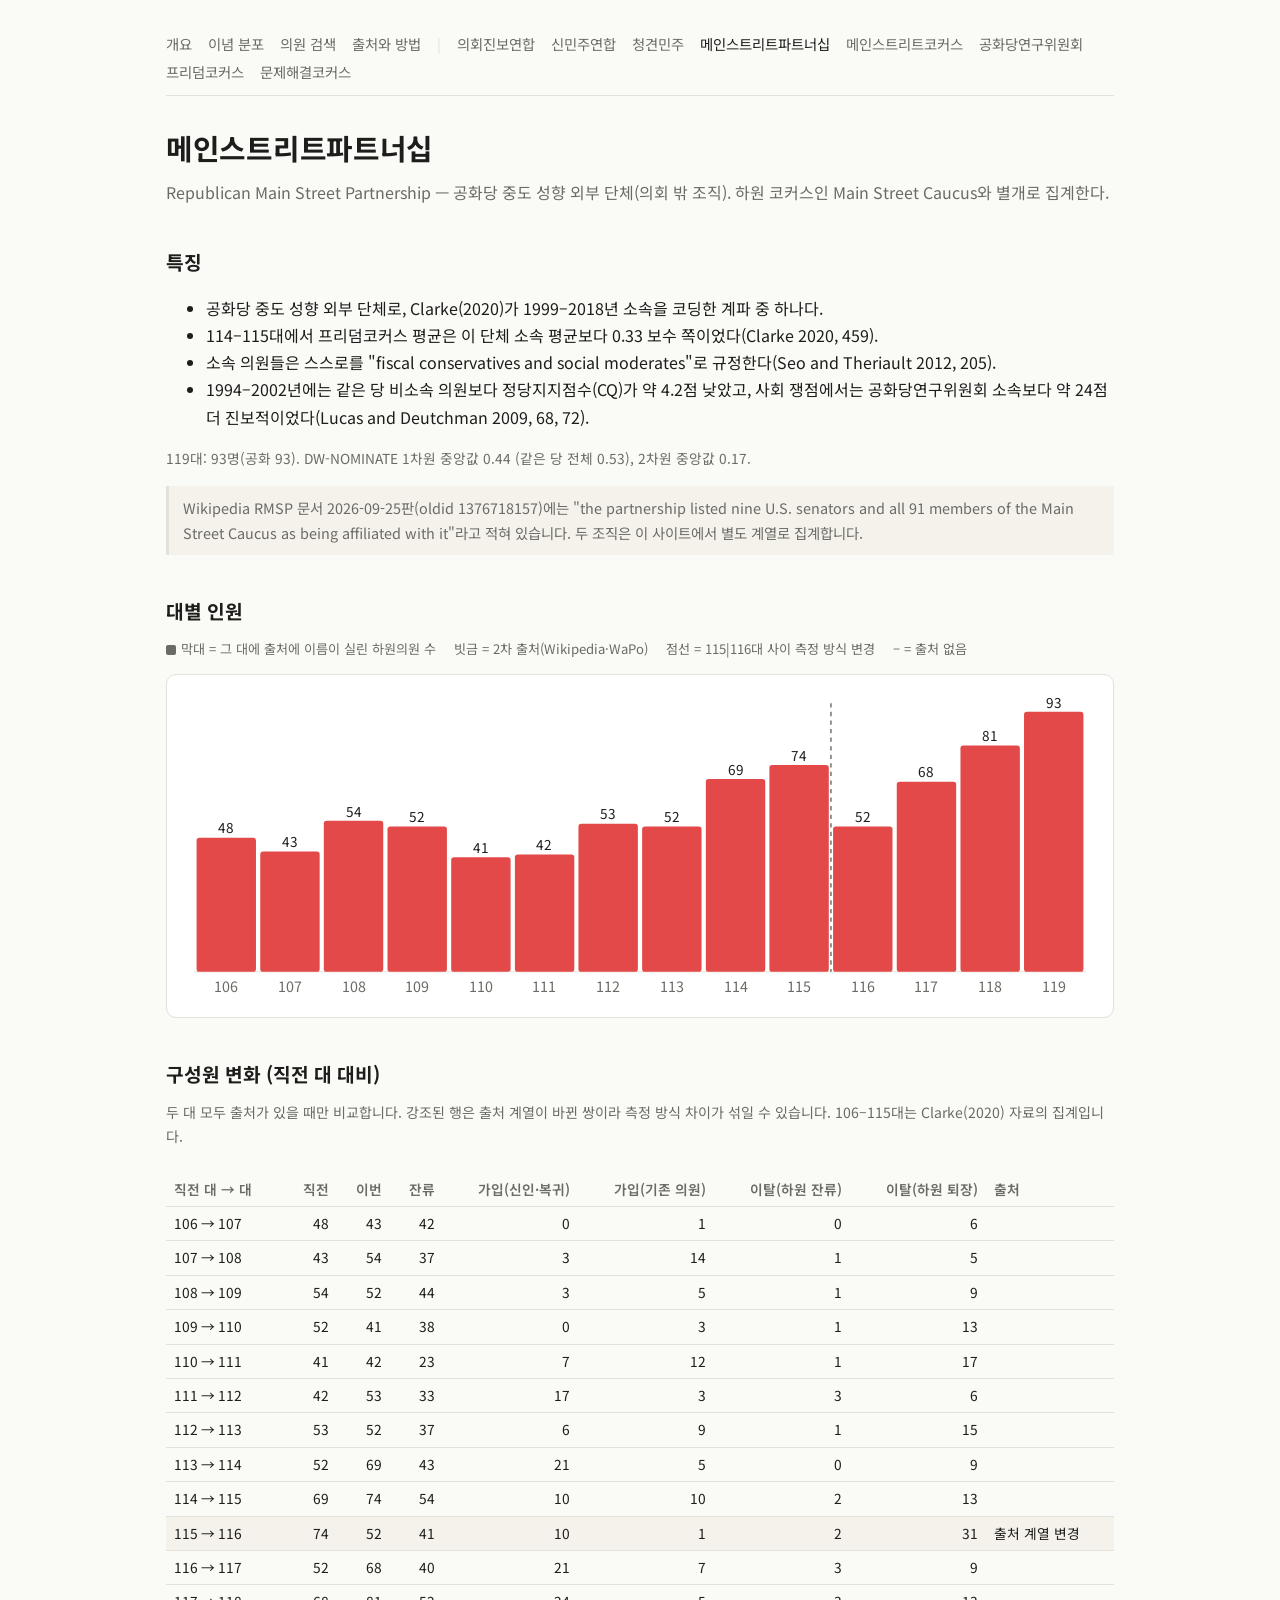
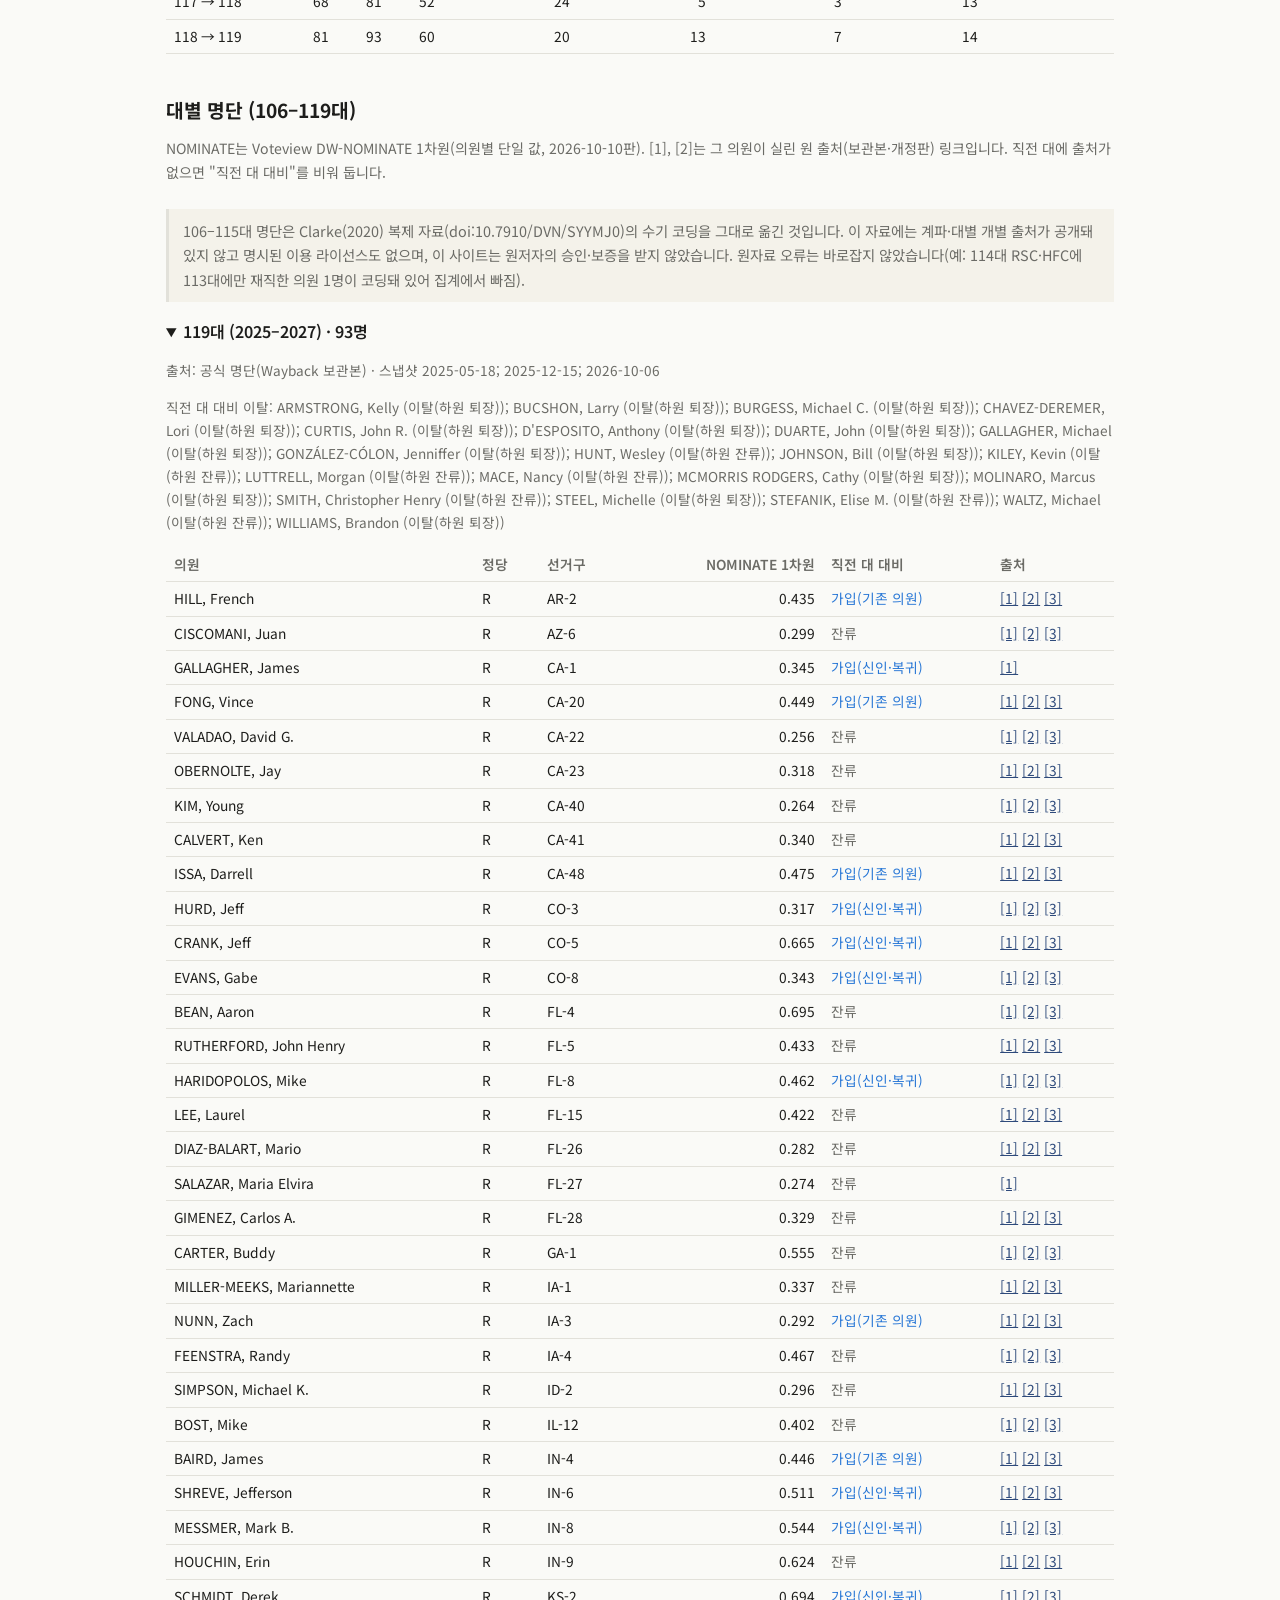
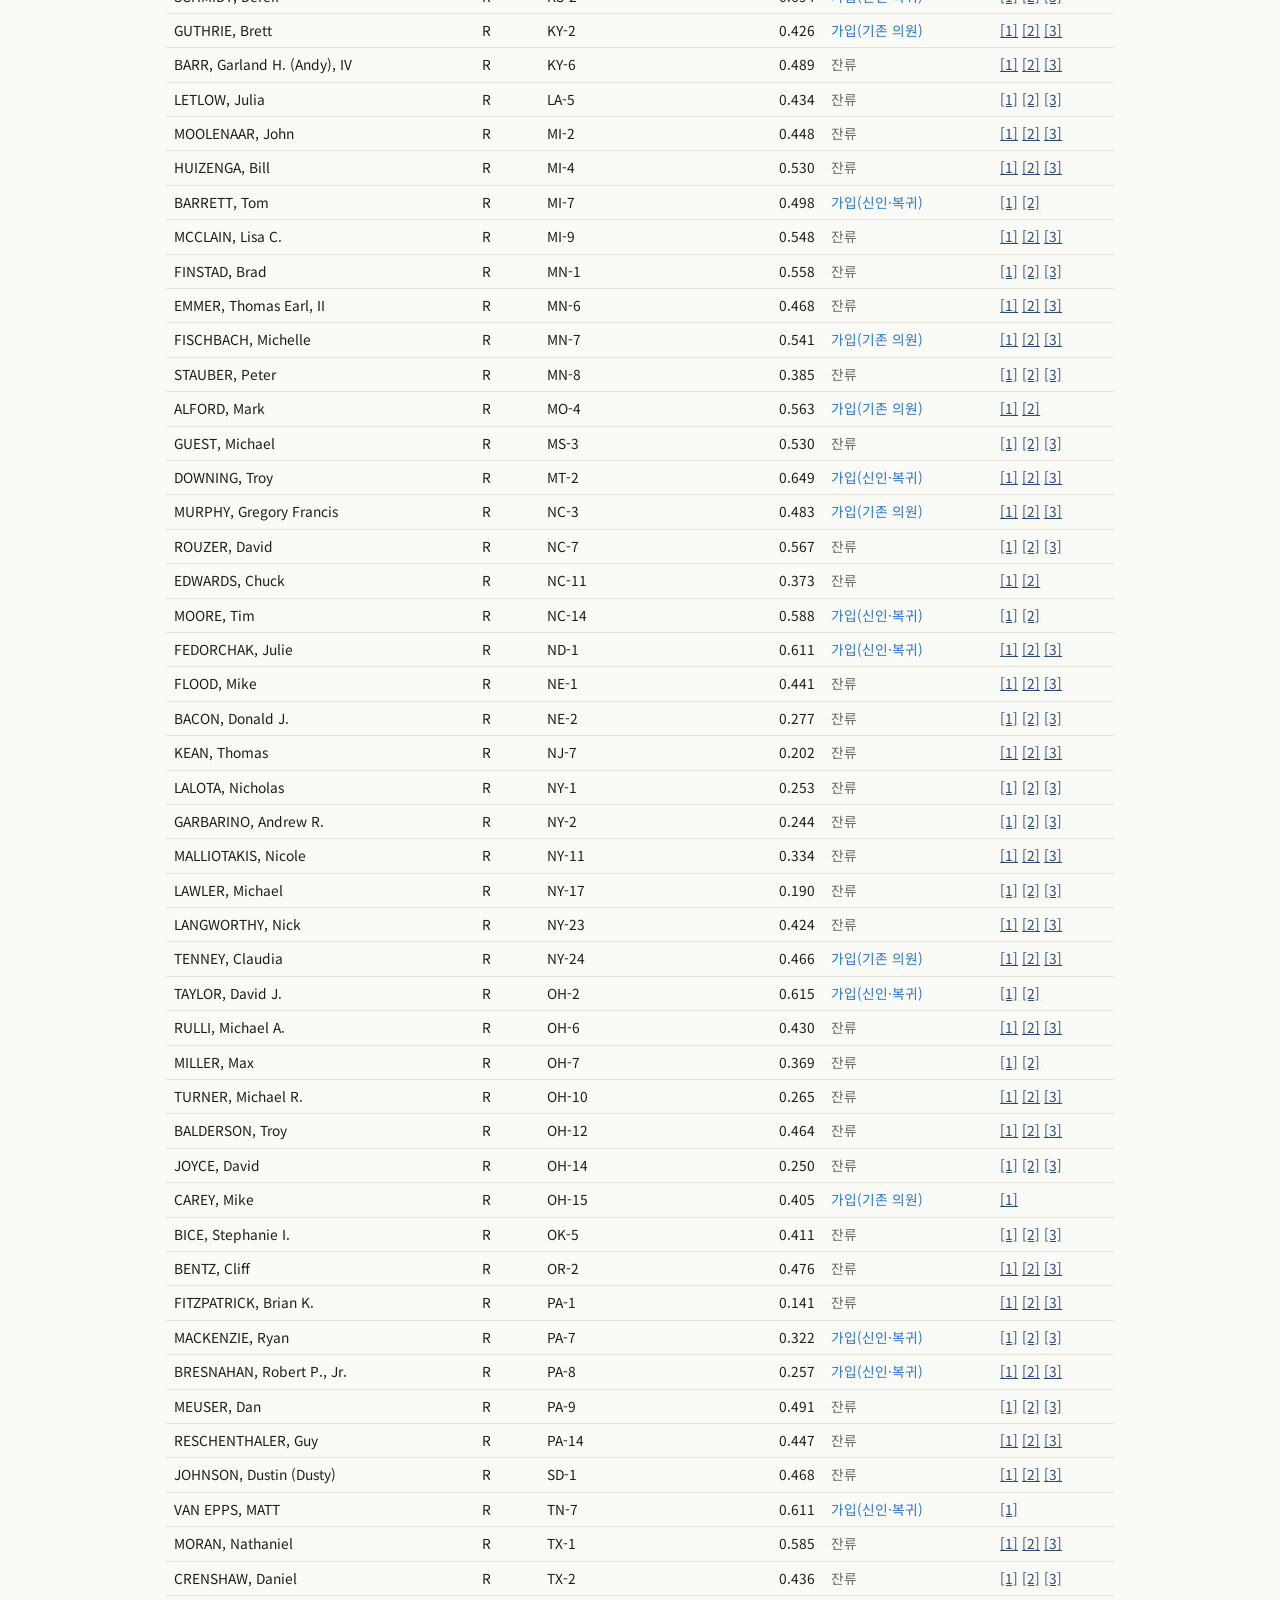
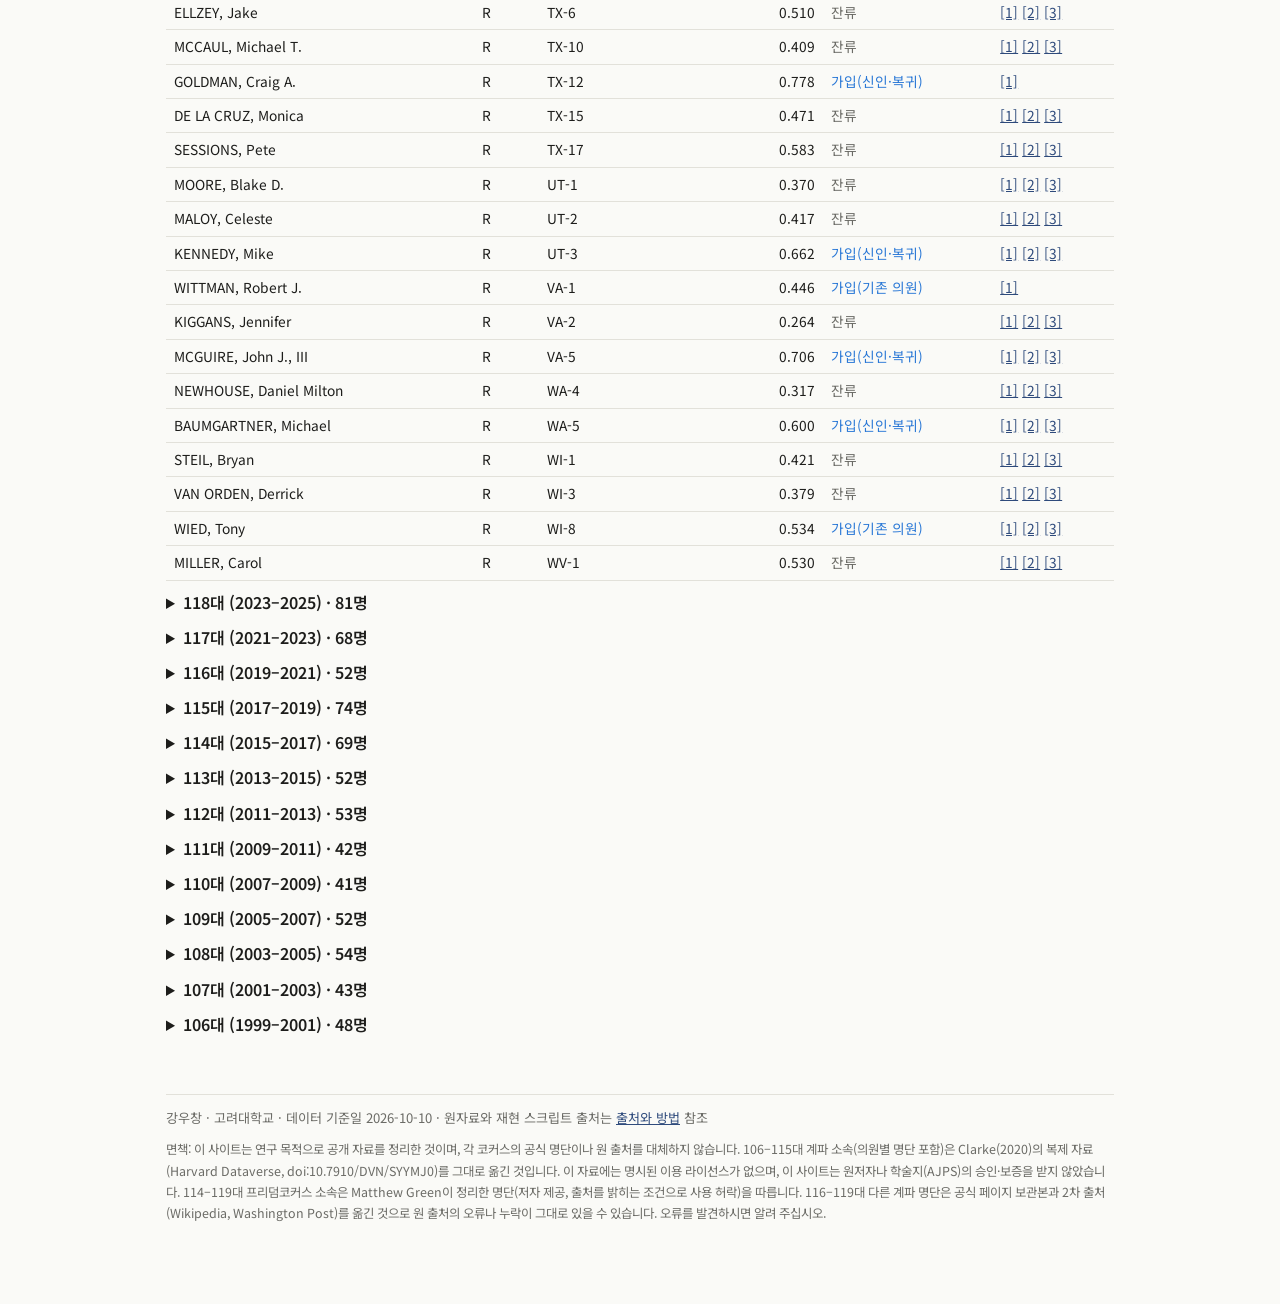
<file: caucus-rmsp.html>
<!doctype html>
<html lang="ko"><head><meta charset="utf-8"><meta name="viewport" content="width=device-width, initial-scale=1">
<title>메인스트리트파트너십 · 미국 의회 정당 계파</title><meta name="description" content="Republican Main Street Partnership 대별 소속 의원">
<link rel="preconnect" href="https://fonts.googleapis.com">
<link rel="stylesheet" href="https://fonts.googleapis.com/css2?family=Noto+Sans+KR:wght@400;600;700&display=swap">
<link rel="stylesheet" href="assets/site.css?v=86cd058b"></head>
<body><main>
<nav class="top"><a href="index.html" class="">개요</a> <a href="nominate.html" class="">이념 분포</a> <a href="members.html" class="">의원 검색</a> <a href="methods.html" class="">출처와 방법</a> <span style="color:var(--line)">|</span> <a href="caucus-cpc.html" class="">의회진보연합</a> <a href="caucus-ndc.html" class="">신민주연합</a> <a href="caucus-bluedog.html" class="">청견민주</a> <a href="caucus-rmsp.html" class="on">메인스트리트파트너십</a> <a href="caucus-mainstreet.html" class="">메인스트리트코커스</a> <a href="caucus-rsc.html" class="">공화당연구위원회</a> <a href="caucus-hfc.html" class="">프리덤코커스</a> <a href="caucus-psc.html" class="">문제해결코커스</a></nav>
<h1>메인스트리트파트너십</h1><p class="lede">Republican Main Street Partnership — 공화당 중도 성향 외부 단체(의회 밖 조직). 하원 코커스인 Main Street Caucus와 별개로 집계한다.</p>
<h2>특징</h2><ul><li>공화당 중도 성향 외부 단체로, Clarke(2020)가 1999–2018년 소속을 코딩한 계파 중 하나다.</li><li>114–115대에서 프리덤코커스 평균은 이 단체 소속 평균보다 0.33 보수 쪽이었다(Clarke 2020, 459).</li><li>소속 의원들은 스스로를 "fiscal conservatives and social moderates"로 규정한다(Seo and Theriault 2012, 205).</li><li>1994–2002년에는 같은 당 비소속 의원보다 정당지지점수(CQ)가 약 4.2점 낮았고, 사회 쟁점에서는 공화당연구위원회 소속보다 약 24점 더 진보적이었다(Lucas and Deutchman 2009, 68, 72).</li></ul><p style="font-size:0.86rem;color:var(--muted)">119대: 93명(공화 93). DW-NOMINATE 1차원 중앙값 0.44 (같은 당 전체 0.53), 2차원 중앙값 0.17.</p><div class="note">Wikipedia RMSP 문서 2026-09-25판(oldid 1376718157)에는 "the partnership listed nine U.S. senators and all 91 members of the Main Street Caucus as being affiliated with it"라고 적혀 있습니다. 두 조직은 이 사이트에서 별도 계열로 집계합니다.</div>
<h2>대별 인원</h2><div class="legend"><span><span class="sw" style="background:var(--muted)"></span>막대 = 그 대에 출처에 이름이 실린 하원의원 수</span><span>빗금 = 2차 출처(Wikipedia·WaPo)</span><span>점선 = 115|116대 사이 측정 방식 변경</span><span>– = 출처 없음</span></div><div class="card"><svg class="bars" viewBox="0 0 640 220" role="img" aria-label="rmsp 대별 인원"><defs><pattern id="hatch-rmsp" width="4" height="4" patternUnits="userSpaceOnUse" patternTransform="rotate(45)"><rect width="4" height="4" fill="var(--r)" opacity="0.35"/><line x1="0" y1="0" x2="0" y2="4" stroke="var(--r)" stroke-width="2"/></pattern></defs><line class="gridline" x1="8" x2="632" y1="198" y2="198"/><line class="divider" x1="453.7" x2="453.7" y1="10" y2="198"><title>115대까지 Clarke(2020) 수기 코딩, 116대부터 공식 명단</title></line><text x="30.3" y="212" text-anchor="middle">106</text><rect class="bar" x="9.5" y="104.1" width="41.6" height="93.9" rx="2" fill="var(--r)"><title>106대 (1999–2001): 48명 · 출처: Clarke(2020) 수기 코딩</title></rect><text class="val" x="30.3" y="101.1" text-anchor="middle">48</text><text x="74.9" y="212" text-anchor="middle">107</text><rect class="bar" x="54.1" y="113.8" width="41.6" height="84.2" rx="2" fill="var(--r)"><title>107대 (2001–2003): 43명 · 출처: Clarke(2020) 수기 코딩</title></rect><text class="val" x="74.9" y="110.8" text-anchor="middle">43</text><text x="119.4" y="212" text-anchor="middle">108</text><rect class="bar" x="98.6" y="92.3" width="41.6" height="105.7" rx="2" fill="var(--r)"><title>108대 (2003–2005): 54명 · 출처: Clarke(2020) 수기 코딩</title></rect><text class="val" x="119.4" y="89.3" text-anchor="middle">54</text><text x="164.0" y="212" text-anchor="middle">109</text><rect class="bar" x="143.2" y="96.2" width="41.6" height="101.8" rx="2" fill="var(--r)"><title>109대 (2005–2007): 52명 · 출처: Clarke(2020) 수기 코딩</title></rect><text class="val" x="164.0" y="93.2" text-anchor="middle">52</text><text x="208.6" y="212" text-anchor="middle">110</text><rect class="bar" x="187.8" y="117.8" width="41.6" height="80.2" rx="2" fill="var(--r)"><title>110대 (2007–2009): 41명 · 출처: Clarke(2020) 수기 코딩</title></rect><text class="val" x="208.6" y="114.8" text-anchor="middle">41</text><text x="253.1" y="212" text-anchor="middle">111</text><rect class="bar" x="232.4" y="115.8" width="41.6" height="82.2" rx="2" fill="var(--r)"><title>111대 (2009–2011): 42명 · 출처: Clarke(2020) 수기 코딩</title></rect><text class="val" x="253.1" y="112.8" text-anchor="middle">42</text><text x="297.7" y="212" text-anchor="middle">112</text><rect class="bar" x="276.9" y="94.3" width="41.6" height="103.7" rx="2" fill="var(--r)"><title>112대 (2011–2013): 53명 · 출처: Clarke(2020) 수기 코딩</title></rect><text class="val" x="297.7" y="91.3" text-anchor="middle">53</text><text x="342.3" y="212" text-anchor="middle">113</text><rect class="bar" x="321.5" y="96.2" width="41.6" height="101.8" rx="2" fill="var(--r)"><title>113대 (2013–2015): 52명 · 출처: Clarke(2020) 수기 코딩</title></rect><text class="val" x="342.3" y="93.2" text-anchor="middle">52</text><text x="386.9" y="212" text-anchor="middle">114</text><rect class="bar" x="366.1" y="63.0" width="41.6" height="135.0" rx="2" fill="var(--r)"><title>114대 (2015–2017): 69명 · 출처: Clarke(2020) 수기 코딩</title></rect><text class="val" x="386.9" y="60.0" text-anchor="middle">69</text><text x="431.4" y="212" text-anchor="middle">115</text><rect class="bar" x="410.6" y="53.2" width="41.6" height="144.8" rx="2" fill="var(--r)"><title>115대 (2017–2019): 74명 · 출처: Clarke(2020) 수기 코딩</title></rect><text class="val" x="431.4" y="50.2" text-anchor="middle">74</text><text x="476.0" y="212" text-anchor="middle">116</text><rect class="bar" x="455.2" y="96.2" width="41.6" height="101.8" rx="2" fill="var(--r)"><title>116대 (2019–2021): 52명 · 출처: 공식 명단(Wayback 보관본)</title></rect><text class="val" x="476.0" y="93.2" text-anchor="middle">52</text><text x="520.6" y="212" text-anchor="middle">117</text><rect class="bar" x="499.8" y="64.9" width="41.6" height="133.1" rx="2" fill="var(--r)"><title>117대 (2021–2023): 68명 · 출처: 공식 명단(Wayback 보관본)</title></rect><text class="val" x="520.6" y="61.9" text-anchor="middle">68</text><text x="565.1" y="212" text-anchor="middle">118</text><rect class="bar" x="544.4" y="39.5" width="41.6" height="158.5" rx="2" fill="var(--r)"><title>118대 (2023–2025): 81명 · 출처: 공식 명단(Wayback 보관본)</title></rect><text class="val" x="565.1" y="36.5" text-anchor="middle">81</text><text x="609.7" y="212" text-anchor="middle">119</text><rect class="bar" x="588.9" y="16.0" width="41.6" height="182.0" rx="2" fill="var(--r)"><title>119대 (2025–2027): 93명 · 출처: 공식 명단(Wayback 보관본)</title></rect><text class="val" x="609.7" y="13.0" text-anchor="middle">93</text></svg></div>
<h2>구성원 변화 (직전 대 대비)</h2>
<p class="lede" style="font-size:0.88rem">두 대 모두 출처가 있을 때만 비교합니다. 강조된 행은 출처 계열이 바뀐 쌍이라 측정 방식 차이가 섞일 수 있습니다. 106–115대는 Clarke(2020) 자료의 집계입니다.</p>
<div class="table-wrap"><table><tr><th>직전 대 → 대</th><th class="num">직전</th><th class="num">이번</th><th class="num">잔류</th><th class="num">가입(신인·복귀)</th><th class="num">가입(기존 의원)</th><th class="num">이탈(하원 잔류)</th><th class="num">이탈(하원 퇴장)</th><th>출처</th></tr><tr class=""><td>106 → 107</td><td class="num">48</td><td class="num">43</td><td class="num">42</td><td class="num">0</td><td class="num">1</td><td class="num">0</td><td class="num">6</td><td></td></tr><tr class=""><td>107 → 108</td><td class="num">43</td><td class="num">54</td><td class="num">37</td><td class="num">3</td><td class="num">14</td><td class="num">1</td><td class="num">5</td><td></td></tr><tr class=""><td>108 → 109</td><td class="num">54</td><td class="num">52</td><td class="num">44</td><td class="num">3</td><td class="num">5</td><td class="num">1</td><td class="num">9</td><td></td></tr><tr class=""><td>109 → 110</td><td class="num">52</td><td class="num">41</td><td class="num">38</td><td class="num">0</td><td class="num">3</td><td class="num">1</td><td class="num">13</td><td></td></tr><tr class=""><td>110 → 111</td><td class="num">41</td><td class="num">42</td><td class="num">23</td><td class="num">7</td><td class="num">12</td><td class="num">1</td><td class="num">17</td><td></td></tr><tr class=""><td>111 → 112</td><td class="num">42</td><td class="num">53</td><td class="num">33</td><td class="num">17</td><td class="num">3</td><td class="num">3</td><td class="num">6</td><td></td></tr><tr class=""><td>112 → 113</td><td class="num">53</td><td class="num">52</td><td class="num">37</td><td class="num">6</td><td class="num">9</td><td class="num">1</td><td class="num">15</td><td></td></tr><tr class=""><td>113 → 114</td><td class="num">52</td><td class="num">69</td><td class="num">43</td><td class="num">21</td><td class="num">5</td><td class="num">0</td><td class="num">9</td><td></td></tr><tr class=""><td>114 → 115</td><td class="num">69</td><td class="num">74</td><td class="num">54</td><td class="num">10</td><td class="num">10</td><td class="num">2</td><td class="num">13</td><td></td></tr><tr class="flag"><td>115 → 116</td><td class="num">74</td><td class="num">52</td><td class="num">41</td><td class="num">10</td><td class="num">1</td><td class="num">2</td><td class="num">31</td><td>출처 계열 변경</td></tr><tr class=""><td>116 → 117</td><td class="num">52</td><td class="num">68</td><td class="num">40</td><td class="num">21</td><td class="num">7</td><td class="num">3</td><td class="num">9</td><td></td></tr><tr class=""><td>117 → 118</td><td class="num">68</td><td class="num">81</td><td class="num">52</td><td class="num">24</td><td class="num">5</td><td class="num">3</td><td class="num">13</td><td></td></tr><tr class=""><td>118 → 119</td><td class="num">81</td><td class="num">93</td><td class="num">60</td><td class="num">20</td><td class="num">13</td><td class="num">7</td><td class="num">14</td><td></td></tr></table></div>
<h2>대별 명단 (106–119대)</h2>
<p class="lede" style="font-size:0.88rem">NOMINATE는 Voteview DW-NOMINATE 1차원(의원별 단일 값, 2026-10-10판). [1], [2]는 그 의원이 실린 원 출처(보관본·개정판) 링크입니다. 직전 대에 출처가 없으면 "직전 대 대비"를 비워 둡니다.</p>
<div class="note">106–115대 명단은 Clarke(2020) 복제 자료(doi:10.7910/DVN/SYYMJ0)의 수기 코딩을 그대로 옮긴 것입니다. 이 자료에는 계파·대별 개별 출처가 공개돼 있지 않고 명시된 이용 라이선스도 없으며, 이 사이트는 원저자의 승인·보증을 받지 않았습니다. 원자료 오류는 바로잡지 않았습니다(예: 114대 RSC·HFC에 113대에만 재직한 의원 1명이 코딩돼 있어 집계에서 빠짐).</div>
<details open><summary>119대 (2025–2027) · 93명</summary><p style="font-size:0.85rem;color:var(--muted)">출처: 공식 명단(Wayback 보관본) · 스냅샷 2025-05-18; 2025-12-15; 2026-10-06</p><p style="font-size:0.85rem;color:var(--muted)">직전 대 대비 이탈: ARMSTRONG, Kelly (이탈(하원 퇴장)); BUCSHON, Larry (이탈(하원 퇴장)); BURGESS, Michael C. (이탈(하원 퇴장)); CHAVEZ-DEREMER, Lori (이탈(하원 퇴장)); CURTIS, John R. (이탈(하원 퇴장)); D&#x27;ESPOSITO, Anthony (이탈(하원 퇴장)); DUARTE, John (이탈(하원 퇴장)); GALLAGHER, Michael (이탈(하원 퇴장)); GONZÁLEZ-CÓLON, Jenniffer (이탈(하원 퇴장)); HUNT, Wesley (이탈(하원 잔류)); JOHNSON, Bill (이탈(하원 퇴장)); KILEY, Kevin (이탈(하원 잔류)); LUTTRELL, Morgan (이탈(하원 잔류)); MACE, Nancy (이탈(하원 잔류)); MCMORRIS RODGERS, Cathy (이탈(하원 퇴장)); MOLINARO, Marcus (이탈(하원 퇴장)); SMITH, Christopher Henry (이탈(하원 잔류)); STEEL, Michelle (이탈(하원 퇴장)); STEFANIK, Elise M. (이탈(하원 잔류)); WALTZ, Michael (이탈(하원 잔류)); WILLIAMS, Brandon (이탈(하원 퇴장))</p><div class="table-wrap"><table><tr><th>의원</th><th>정당</th><th>선거구</th><th class="num">NOMINATE 1차원</th><th>직전 대 대비</th><th>출처</th></tr><tr><td>HILL, French</td><td>R</td><td>AR-2</td><td class="num">0.435</td><td class="st-joined_from_house">가입(기존 의원)</td><td><a href="https://web.archive.org/web/20250518230511/https://www.republicanmainstreet.org/members" title="2025-05-18">[1]</a> <a href="https://web.archive.org/web/20251215204240/https://www.republicanmainstreet.org/members" title="2025-12-15">[2]</a> <a href="https://web.archive.org/web/20261006234335/https://www.republicanmainstreet.org/members" title="2026-10-06">[3]</a></td></tr><tr><td>CISCOMANI, Juan</td><td>R</td><td>AZ-6</td><td class="num">0.299</td><td class="st-stayed">잔류</td><td><a href="https://web.archive.org/web/20250518230511/https://www.republicanmainstreet.org/members" title="2025-05-18">[1]</a> <a href="https://web.archive.org/web/20251215204240/https://www.republicanmainstreet.org/members" title="2025-12-15">[2]</a> <a href="https://web.archive.org/web/20261006234335/https://www.republicanmainstreet.org/members" title="2026-10-06">[3]</a></td></tr><tr><td>GALLAGHER, James</td><td>R</td><td>CA-1</td><td class="num">0.345</td><td class="st-joined_new_member">가입(신인·복귀)</td><td><a href="https://web.archive.org/web/20261006234335/https://www.republicanmainstreet.org/members" title="2026-10-06">[1]</a></td></tr><tr><td>FONG, Vince</td><td>R</td><td>CA-20</td><td class="num">0.449</td><td class="st-joined_from_house">가입(기존 의원)</td><td><a href="https://web.archive.org/web/20250518230511/https://www.republicanmainstreet.org/members" title="2025-05-18">[1]</a> <a href="https://web.archive.org/web/20251215204240/https://www.republicanmainstreet.org/members" title="2025-12-15">[2]</a> <a href="https://web.archive.org/web/20261006234335/https://www.republicanmainstreet.org/members" title="2026-10-06">[3]</a></td></tr><tr><td>VALADAO, David G.</td><td>R</td><td>CA-22</td><td class="num">0.256</td><td class="st-stayed">잔류</td><td><a href="https://web.archive.org/web/20250518230511/https://www.republicanmainstreet.org/members" title="2025-05-18">[1]</a> <a href="https://web.archive.org/web/20251215204240/https://www.republicanmainstreet.org/members" title="2025-12-15">[2]</a> <a href="https://web.archive.org/web/20261006234335/https://www.republicanmainstreet.org/members" title="2026-10-06">[3]</a></td></tr><tr><td>OBERNOLTE, Jay</td><td>R</td><td>CA-23</td><td class="num">0.318</td><td class="st-stayed">잔류</td><td><a href="https://web.archive.org/web/20250518230511/https://www.republicanmainstreet.org/members" title="2025-05-18">[1]</a> <a href="https://web.archive.org/web/20251215204240/https://www.republicanmainstreet.org/members" title="2025-12-15">[2]</a> <a href="https://web.archive.org/web/20261006234335/https://www.republicanmainstreet.org/members" title="2026-10-06">[3]</a></td></tr><tr><td>KIM, Young</td><td>R</td><td>CA-40</td><td class="num">0.264</td><td class="st-stayed">잔류</td><td><a href="https://web.archive.org/web/20250518230511/https://www.republicanmainstreet.org/members" title="2025-05-18">[1]</a> <a href="https://web.archive.org/web/20251215204240/https://www.republicanmainstreet.org/members" title="2025-12-15">[2]</a> <a href="https://web.archive.org/web/20261006234335/https://www.republicanmainstreet.org/members" title="2026-10-06">[3]</a></td></tr><tr><td>CALVERT, Ken</td><td>R</td><td>CA-41</td><td class="num">0.340</td><td class="st-stayed">잔류</td><td><a href="https://web.archive.org/web/20250518230511/https://www.republicanmainstreet.org/members" title="2025-05-18">[1]</a> <a href="https://web.archive.org/web/20251215204240/https://www.republicanmainstreet.org/members" title="2025-12-15">[2]</a> <a href="https://web.archive.org/web/20261006234335/https://www.republicanmainstreet.org/members" title="2026-10-06">[3]</a></td></tr><tr><td>ISSA, Darrell</td><td>R</td><td>CA-48</td><td class="num">0.475</td><td class="st-joined_from_house">가입(기존 의원)</td><td><a href="https://web.archive.org/web/20250518230511/https://www.republicanmainstreet.org/members" title="2025-05-18">[1]</a> <a href="https://web.archive.org/web/20251215204240/https://www.republicanmainstreet.org/members" title="2025-12-15">[2]</a> <a href="https://web.archive.org/web/20261006234335/https://www.republicanmainstreet.org/members" title="2026-10-06">[3]</a></td></tr><tr><td>HURD, Jeff</td><td>R</td><td>CO-3</td><td class="num">0.317</td><td class="st-joined_new_member">가입(신인·복귀)</td><td><a href="https://web.archive.org/web/20250518230511/https://www.republicanmainstreet.org/members" title="2025-05-18">[1]</a> <a href="https://web.archive.org/web/20251215204240/https://www.republicanmainstreet.org/members" title="2025-12-15">[2]</a> <a href="https://web.archive.org/web/20261006234335/https://www.republicanmainstreet.org/members" title="2026-10-06">[3]</a></td></tr><tr><td>CRANK, Jeff</td><td>R</td><td>CO-5</td><td class="num">0.665</td><td class="st-joined_new_member">가입(신인·복귀)</td><td><a href="https://web.archive.org/web/20250518230511/https://www.republicanmainstreet.org/members" title="2025-05-18">[1]</a> <a href="https://web.archive.org/web/20251215204240/https://www.republicanmainstreet.org/members" title="2025-12-15">[2]</a> <a href="https://web.archive.org/web/20261006234335/https://www.republicanmainstreet.org/members" title="2026-10-06">[3]</a></td></tr><tr><td>EVANS, Gabe</td><td>R</td><td>CO-8</td><td class="num">0.343</td><td class="st-joined_new_member">가입(신인·복귀)</td><td><a href="https://web.archive.org/web/20250518230511/https://www.republicanmainstreet.org/members" title="2025-05-18">[1]</a> <a href="https://web.archive.org/web/20251215204240/https://www.republicanmainstreet.org/members" title="2025-12-15">[2]</a> <a href="https://web.archive.org/web/20261006234335/https://www.republicanmainstreet.org/members" title="2026-10-06">[3]</a></td></tr><tr><td>BEAN, Aaron</td><td>R</td><td>FL-4</td><td class="num">0.695</td><td class="st-stayed">잔류</td><td><a href="https://web.archive.org/web/20250518230511/https://www.republicanmainstreet.org/members" title="2025-05-18">[1]</a> <a href="https://web.archive.org/web/20251215204240/https://www.republicanmainstreet.org/members" title="2025-12-15">[2]</a> <a href="https://web.archive.org/web/20261006234335/https://www.republicanmainstreet.org/members" title="2026-10-06">[3]</a></td></tr><tr><td>RUTHERFORD, John Henry</td><td>R</td><td>FL-5</td><td class="num">0.433</td><td class="st-stayed">잔류</td><td><a href="https://web.archive.org/web/20250518230511/https://www.republicanmainstreet.org/members" title="2025-05-18">[1]</a> <a href="https://web.archive.org/web/20251215204240/https://www.republicanmainstreet.org/members" title="2025-12-15">[2]</a> <a href="https://web.archive.org/web/20261006234335/https://www.republicanmainstreet.org/members" title="2026-10-06">[3]</a></td></tr><tr><td>HARIDOPOLOS, Mike</td><td>R</td><td>FL-8</td><td class="num">0.462</td><td class="st-joined_new_member">가입(신인·복귀)</td><td><a href="https://web.archive.org/web/20250518230511/https://www.republicanmainstreet.org/members" title="2025-05-18">[1]</a> <a href="https://web.archive.org/web/20251215204240/https://www.republicanmainstreet.org/members" title="2025-12-15">[2]</a> <a href="https://web.archive.org/web/20261006234335/https://www.republicanmainstreet.org/members" title="2026-10-06">[3]</a></td></tr><tr><td>LEE, Laurel</td><td>R</td><td>FL-15</td><td class="num">0.422</td><td class="st-stayed">잔류</td><td><a href="https://web.archive.org/web/20250518230511/https://www.republicanmainstreet.org/members" title="2025-05-18">[1]</a> <a href="https://web.archive.org/web/20251215204240/https://www.republicanmainstreet.org/members" title="2025-12-15">[2]</a> <a href="https://web.archive.org/web/20261006234335/https://www.republicanmainstreet.org/members" title="2026-10-06">[3]</a></td></tr><tr><td>DIAZ-BALART, Mario</td><td>R</td><td>FL-26</td><td class="num">0.282</td><td class="st-stayed">잔류</td><td><a href="https://web.archive.org/web/20250518230511/https://www.republicanmainstreet.org/members" title="2025-05-18">[1]</a> <a href="https://web.archive.org/web/20251215204240/https://www.republicanmainstreet.org/members" title="2025-12-15">[2]</a> <a href="https://web.archive.org/web/20261006234335/https://www.republicanmainstreet.org/members" title="2026-10-06">[3]</a></td></tr><tr><td>SALAZAR, Maria Elvira</td><td>R</td><td>FL-27</td><td class="num">0.274</td><td class="st-stayed">잔류</td><td><a href="https://web.archive.org/web/20261006234335/https://www.republicanmainstreet.org/members" title="2026-10-06">[1]</a></td></tr><tr><td>GIMENEZ, Carlos A.</td><td>R</td><td>FL-28</td><td class="num">0.329</td><td class="st-stayed">잔류</td><td><a href="https://web.archive.org/web/20250518230511/https://www.republicanmainstreet.org/members" title="2025-05-18">[1]</a> <a href="https://web.archive.org/web/20251215204240/https://www.republicanmainstreet.org/members" title="2025-12-15">[2]</a> <a href="https://web.archive.org/web/20261006234335/https://www.republicanmainstreet.org/members" title="2026-10-06">[3]</a></td></tr><tr><td>CARTER, Buddy</td><td>R</td><td>GA-1</td><td class="num">0.555</td><td class="st-stayed">잔류</td><td><a href="https://web.archive.org/web/20250518230511/https://www.republicanmainstreet.org/members" title="2025-05-18">[1]</a> <a href="https://web.archive.org/web/20251215204240/https://www.republicanmainstreet.org/members" title="2025-12-15">[2]</a> <a href="https://web.archive.org/web/20261006234335/https://www.republicanmainstreet.org/members" title="2026-10-06">[3]</a></td></tr><tr><td>MILLER-MEEKS, Mariannette</td><td>R</td><td>IA-1</td><td class="num">0.337</td><td class="st-stayed">잔류</td><td><a href="https://web.archive.org/web/20250518230511/https://www.republicanmainstreet.org/members" title="2025-05-18">[1]</a> <a href="https://web.archive.org/web/20251215204240/https://www.republicanmainstreet.org/members" title="2025-12-15">[2]</a> <a href="https://web.archive.org/web/20261006234335/https://www.republicanmainstreet.org/members" title="2026-10-06">[3]</a></td></tr><tr><td>NUNN, Zach</td><td>R</td><td>IA-3</td><td class="num">0.292</td><td class="st-joined_from_house">가입(기존 의원)</td><td><a href="https://web.archive.org/web/20250518230511/https://www.republicanmainstreet.org/members" title="2025-05-18">[1]</a> <a href="https://web.archive.org/web/20251215204240/https://www.republicanmainstreet.org/members" title="2025-12-15">[2]</a> <a href="https://web.archive.org/web/20261006234335/https://www.republicanmainstreet.org/members" title="2026-10-06">[3]</a></td></tr><tr><td>FEENSTRA, Randy</td><td>R</td><td>IA-4</td><td class="num">0.467</td><td class="st-stayed">잔류</td><td><a href="https://web.archive.org/web/20250518230511/https://www.republicanmainstreet.org/members" title="2025-05-18">[1]</a> <a href="https://web.archive.org/web/20251215204240/https://www.republicanmainstreet.org/members" title="2025-12-15">[2]</a> <a href="https://web.archive.org/web/20261006234335/https://www.republicanmainstreet.org/members" title="2026-10-06">[3]</a></td></tr><tr><td>SIMPSON, Michael K.</td><td>R</td><td>ID-2</td><td class="num">0.296</td><td class="st-stayed">잔류</td><td><a href="https://web.archive.org/web/20250518230511/https://www.republicanmainstreet.org/members" title="2025-05-18">[1]</a> <a href="https://web.archive.org/web/20251215204240/https://www.republicanmainstreet.org/members" title="2025-12-15">[2]</a> <a href="https://web.archive.org/web/20261006234335/https://www.republicanmainstreet.org/members" title="2026-10-06">[3]</a></td></tr><tr><td>BOST, Mike</td><td>R</td><td>IL-12</td><td class="num">0.402</td><td class="st-stayed">잔류</td><td><a href="https://web.archive.org/web/20250518230511/https://www.republicanmainstreet.org/members" title="2025-05-18">[1]</a> <a href="https://web.archive.org/web/20251215204240/https://www.republicanmainstreet.org/members" title="2025-12-15">[2]</a> <a href="https://web.archive.org/web/20261006234335/https://www.republicanmainstreet.org/members" title="2026-10-06">[3]</a></td></tr><tr><td>BAIRD, James</td><td>R</td><td>IN-4</td><td class="num">0.446</td><td class="st-joined_from_house">가입(기존 의원)</td><td><a href="https://web.archive.org/web/20250518230511/https://www.republicanmainstreet.org/members" title="2025-05-18">[1]</a> <a href="https://web.archive.org/web/20251215204240/https://www.republicanmainstreet.org/members" title="2025-12-15">[2]</a> <a href="https://web.archive.org/web/20261006234335/https://www.republicanmainstreet.org/members" title="2026-10-06">[3]</a></td></tr><tr><td>SHREVE, Jefferson</td><td>R</td><td>IN-6</td><td class="num">0.511</td><td class="st-joined_new_member">가입(신인·복귀)</td><td><a href="https://web.archive.org/web/20250518230511/https://www.republicanmainstreet.org/members" title="2025-05-18">[1]</a> <a href="https://web.archive.org/web/20251215204240/https://www.republicanmainstreet.org/members" title="2025-12-15">[2]</a> <a href="https://web.archive.org/web/20261006234335/https://www.republicanmainstreet.org/members" title="2026-10-06">[3]</a></td></tr><tr><td>MESSMER, Mark B.</td><td>R</td><td>IN-8</td><td class="num">0.544</td><td class="st-joined_new_member">가입(신인·복귀)</td><td><a href="https://web.archive.org/web/20250518230511/https://www.republicanmainstreet.org/members" title="2025-05-18">[1]</a> <a href="https://web.archive.org/web/20251215204240/https://www.republicanmainstreet.org/members" title="2025-12-15">[2]</a> <a href="https://web.archive.org/web/20261006234335/https://www.republicanmainstreet.org/members" title="2026-10-06">[3]</a></td></tr><tr><td>HOUCHIN, Erin</td><td>R</td><td>IN-9</td><td class="num">0.624</td><td class="st-stayed">잔류</td><td><a href="https://web.archive.org/web/20250518230511/https://www.republicanmainstreet.org/members" title="2025-05-18">[1]</a> <a href="https://web.archive.org/web/20251215204240/https://www.republicanmainstreet.org/members" title="2025-12-15">[2]</a> <a href="https://web.archive.org/web/20261006234335/https://www.republicanmainstreet.org/members" title="2026-10-06">[3]</a></td></tr><tr><td>SCHMIDT, Derek</td><td>R</td><td>KS-2</td><td class="num">0.694</td><td class="st-joined_new_member">가입(신인·복귀)</td><td><a href="https://web.archive.org/web/20250518230511/https://www.republicanmainstreet.org/members" title="2025-05-18">[1]</a> <a href="https://web.archive.org/web/20251215204240/https://www.republicanmainstreet.org/members" title="2025-12-15">[2]</a> <a href="https://web.archive.org/web/20261006234335/https://www.republicanmainstreet.org/members" title="2026-10-06">[3]</a></td></tr><tr><td>GUTHRIE, Brett</td><td>R</td><td>KY-2</td><td class="num">0.426</td><td class="st-joined_from_house">가입(기존 의원)</td><td><a href="https://web.archive.org/web/20250518230511/https://www.republicanmainstreet.org/members" title="2025-05-18">[1]</a> <a href="https://web.archive.org/web/20251215204240/https://www.republicanmainstreet.org/members" title="2025-12-15">[2]</a> <a href="https://web.archive.org/web/20261006234335/https://www.republicanmainstreet.org/members" title="2026-10-06">[3]</a></td></tr><tr><td>BARR, Garland H. (Andy), IV</td><td>R</td><td>KY-6</td><td class="num">0.489</td><td class="st-stayed">잔류</td><td><a href="https://web.archive.org/web/20250518230511/https://www.republicanmainstreet.org/members" title="2025-05-18">[1]</a> <a href="https://web.archive.org/web/20251215204240/https://www.republicanmainstreet.org/members" title="2025-12-15">[2]</a> <a href="https://web.archive.org/web/20261006234335/https://www.republicanmainstreet.org/members" title="2026-10-06">[3]</a></td></tr><tr><td>LETLOW, Julia</td><td>R</td><td>LA-5</td><td class="num">0.434</td><td class="st-stayed">잔류</td><td><a href="https://web.archive.org/web/20250518230511/https://www.republicanmainstreet.org/members" title="2025-05-18">[1]</a> <a href="https://web.archive.org/web/20251215204240/https://www.republicanmainstreet.org/members" title="2025-12-15">[2]</a> <a href="https://web.archive.org/web/20261006234335/https://www.republicanmainstreet.org/members" title="2026-10-06">[3]</a></td></tr><tr><td>MOOLENAAR, John</td><td>R</td><td>MI-2</td><td class="num">0.448</td><td class="st-stayed">잔류</td><td><a href="https://web.archive.org/web/20250518230511/https://www.republicanmainstreet.org/members" title="2025-05-18">[1]</a> <a href="https://web.archive.org/web/20251215204240/https://www.republicanmainstreet.org/members" title="2025-12-15">[2]</a> <a href="https://web.archive.org/web/20261006234335/https://www.republicanmainstreet.org/members" title="2026-10-06">[3]</a></td></tr><tr><td>HUIZENGA, Bill</td><td>R</td><td>MI-4</td><td class="num">0.530</td><td class="st-stayed">잔류</td><td><a href="https://web.archive.org/web/20250518230511/https://www.republicanmainstreet.org/members" title="2025-05-18">[1]</a> <a href="https://web.archive.org/web/20251215204240/https://www.republicanmainstreet.org/members" title="2025-12-15">[2]</a> <a href="https://web.archive.org/web/20261006234335/https://www.republicanmainstreet.org/members" title="2026-10-06">[3]</a></td></tr><tr><td>BARRETT, Tom</td><td>R</td><td>MI-7</td><td class="num">0.498</td><td class="st-joined_new_member">가입(신인·복귀)</td><td><a href="https://web.archive.org/web/20251215204240/https://www.republicanmainstreet.org/members" title="2025-12-15">[1]</a> <a href="https://web.archive.org/web/20261006234335/https://www.republicanmainstreet.org/members" title="2026-10-06">[2]</a></td></tr><tr><td>MCCLAIN, Lisa C.</td><td>R</td><td>MI-9</td><td class="num">0.548</td><td class="st-stayed">잔류</td><td><a href="https://web.archive.org/web/20250518230511/https://www.republicanmainstreet.org/members" title="2025-05-18">[1]</a> <a href="https://web.archive.org/web/20251215204240/https://www.republicanmainstreet.org/members" title="2025-12-15">[2]</a> <a href="https://web.archive.org/web/20261006234335/https://www.republicanmainstreet.org/members" title="2026-10-06">[3]</a></td></tr><tr><td>FINSTAD, Brad</td><td>R</td><td>MN-1</td><td class="num">0.558</td><td class="st-stayed">잔류</td><td><a href="https://web.archive.org/web/20250518230511/https://www.republicanmainstreet.org/members" title="2025-05-18">[1]</a> <a href="https://web.archive.org/web/20251215204240/https://www.republicanmainstreet.org/members" title="2025-12-15">[2]</a> <a href="https://web.archive.org/web/20261006234335/https://www.republicanmainstreet.org/members" title="2026-10-06">[3]</a></td></tr><tr><td>EMMER, Thomas Earl, II</td><td>R</td><td>MN-6</td><td class="num">0.468</td><td class="st-stayed">잔류</td><td><a href="https://web.archive.org/web/20250518230511/https://www.republicanmainstreet.org/members" title="2025-05-18">[1]</a> <a href="https://web.archive.org/web/20251215204240/https://www.republicanmainstreet.org/members" title="2025-12-15">[2]</a> <a href="https://web.archive.org/web/20261006234335/https://www.republicanmainstreet.org/members" title="2026-10-06">[3]</a></td></tr><tr><td>FISCHBACH, Michelle</td><td>R</td><td>MN-7</td><td class="num">0.541</td><td class="st-joined_from_house">가입(기존 의원)</td><td><a href="https://web.archive.org/web/20250518230511/https://www.republicanmainstreet.org/members" title="2025-05-18">[1]</a> <a href="https://web.archive.org/web/20251215204240/https://www.republicanmainstreet.org/members" title="2025-12-15">[2]</a> <a href="https://web.archive.org/web/20261006234335/https://www.republicanmainstreet.org/members" title="2026-10-06">[3]</a></td></tr><tr><td>STAUBER, Peter</td><td>R</td><td>MN-8</td><td class="num">0.385</td><td class="st-stayed">잔류</td><td><a href="https://web.archive.org/web/20250518230511/https://www.republicanmainstreet.org/members" title="2025-05-18">[1]</a> <a href="https://web.archive.org/web/20251215204240/https://www.republicanmainstreet.org/members" title="2025-12-15">[2]</a> <a href="https://web.archive.org/web/20261006234335/https://www.republicanmainstreet.org/members" title="2026-10-06">[3]</a></td></tr><tr><td>ALFORD, Mark</td><td>R</td><td>MO-4</td><td class="num">0.563</td><td class="st-joined_from_house">가입(기존 의원)</td><td><a href="https://web.archive.org/web/20251215204240/https://www.republicanmainstreet.org/members" title="2025-12-15">[1]</a> <a href="https://web.archive.org/web/20261006234335/https://www.republicanmainstreet.org/members" title="2026-10-06">[2]</a></td></tr><tr><td>GUEST, Michael</td><td>R</td><td>MS-3</td><td class="num">0.530</td><td class="st-stayed">잔류</td><td><a href="https://web.archive.org/web/20250518230511/https://www.republicanmainstreet.org/members" title="2025-05-18">[1]</a> <a href="https://web.archive.org/web/20251215204240/https://www.republicanmainstreet.org/members" title="2025-12-15">[2]</a> <a href="https://web.archive.org/web/20261006234335/https://www.republicanmainstreet.org/members" title="2026-10-06">[3]</a></td></tr><tr><td>DOWNING, Troy</td><td>R</td><td>MT-2</td><td class="num">0.649</td><td class="st-joined_new_member">가입(신인·복귀)</td><td><a href="https://web.archive.org/web/20250518230511/https://www.republicanmainstreet.org/members" title="2025-05-18">[1]</a> <a href="https://web.archive.org/web/20251215204240/https://www.republicanmainstreet.org/members" title="2025-12-15">[2]</a> <a href="https://web.archive.org/web/20261006234335/https://www.republicanmainstreet.org/members" title="2026-10-06">[3]</a></td></tr><tr><td>MURPHY, Gregory Francis</td><td>R</td><td>NC-3</td><td class="num">0.483</td><td class="st-joined_from_house">가입(기존 의원)</td><td><a href="https://web.archive.org/web/20250518230511/https://www.republicanmainstreet.org/members" title="2025-05-18">[1]</a> <a href="https://web.archive.org/web/20251215204240/https://www.republicanmainstreet.org/members" title="2025-12-15">[2]</a> <a href="https://web.archive.org/web/20261006234335/https://www.republicanmainstreet.org/members" title="2026-10-06">[3]</a></td></tr><tr><td>ROUZER, David</td><td>R</td><td>NC-7</td><td class="num">0.567</td><td class="st-stayed">잔류</td><td><a href="https://web.archive.org/web/20250518230511/https://www.republicanmainstreet.org/members" title="2025-05-18">[1]</a> <a href="https://web.archive.org/web/20251215204240/https://www.republicanmainstreet.org/members" title="2025-12-15">[2]</a> <a href="https://web.archive.org/web/20261006234335/https://www.republicanmainstreet.org/members" title="2026-10-06">[3]</a></td></tr><tr><td>EDWARDS, Chuck</td><td>R</td><td>NC-11</td><td class="num">0.373</td><td class="st-stayed">잔류</td><td><a href="https://web.archive.org/web/20250518230511/https://www.republicanmainstreet.org/members" title="2025-05-18">[1]</a> <a href="https://web.archive.org/web/20251215204240/https://www.republicanmainstreet.org/members" title="2025-12-15">[2]</a></td></tr><tr><td>MOORE, Tim</td><td>R</td><td>NC-14</td><td class="num">0.588</td><td class="st-joined_new_member">가입(신인·복귀)</td><td><a href="https://web.archive.org/web/20251215204240/https://www.republicanmainstreet.org/members" title="2025-12-15">[1]</a> <a href="https://web.archive.org/web/20261006234335/https://www.republicanmainstreet.org/members" title="2026-10-06">[2]</a></td></tr><tr><td>FEDORCHAK, Julie</td><td>R</td><td>ND-1</td><td class="num">0.611</td><td class="st-joined_new_member">가입(신인·복귀)</td><td><a href="https://web.archive.org/web/20250518230511/https://www.republicanmainstreet.org/members" title="2025-05-18">[1]</a> <a href="https://web.archive.org/web/20251215204240/https://www.republicanmainstreet.org/members" title="2025-12-15">[2]</a> <a href="https://web.archive.org/web/20261006234335/https://www.republicanmainstreet.org/members" title="2026-10-06">[3]</a></td></tr><tr><td>FLOOD, Mike</td><td>R</td><td>NE-1</td><td class="num">0.441</td><td class="st-stayed">잔류</td><td><a href="https://web.archive.org/web/20250518230511/https://www.republicanmainstreet.org/members" title="2025-05-18">[1]</a> <a href="https://web.archive.org/web/20251215204240/https://www.republicanmainstreet.org/members" title="2025-12-15">[2]</a> <a href="https://web.archive.org/web/20261006234335/https://www.republicanmainstreet.org/members" title="2026-10-06">[3]</a></td></tr><tr><td>BACON, Donald J.</td><td>R</td><td>NE-2</td><td class="num">0.277</td><td class="st-stayed">잔류</td><td><a href="https://web.archive.org/web/20250518230511/https://www.republicanmainstreet.org/members" title="2025-05-18">[1]</a> <a href="https://web.archive.org/web/20251215204240/https://www.republicanmainstreet.org/members" title="2025-12-15">[2]</a> <a href="https://web.archive.org/web/20261006234335/https://www.republicanmainstreet.org/members" title="2026-10-06">[3]</a></td></tr><tr><td>KEAN, Thomas</td><td>R</td><td>NJ-7</td><td class="num">0.202</td><td class="st-stayed">잔류</td><td><a href="https://web.archive.org/web/20250518230511/https://www.republicanmainstreet.org/members" title="2025-05-18">[1]</a> <a href="https://web.archive.org/web/20251215204240/https://www.republicanmainstreet.org/members" title="2025-12-15">[2]</a> <a href="https://web.archive.org/web/20261006234335/https://www.republicanmainstreet.org/members" title="2026-10-06">[3]</a></td></tr><tr><td>LALOTA, Nicholas</td><td>R</td><td>NY-1</td><td class="num">0.253</td><td class="st-stayed">잔류</td><td><a href="https://web.archive.org/web/20250518230511/https://www.republicanmainstreet.org/members" title="2025-05-18">[1]</a> <a href="https://web.archive.org/web/20251215204240/https://www.republicanmainstreet.org/members" title="2025-12-15">[2]</a> <a href="https://web.archive.org/web/20261006234335/https://www.republicanmainstreet.org/members" title="2026-10-06">[3]</a></td></tr><tr><td>GARBARINO, Andrew R.</td><td>R</td><td>NY-2</td><td class="num">0.244</td><td class="st-stayed">잔류</td><td><a href="https://web.archive.org/web/20250518230511/https://www.republicanmainstreet.org/members" title="2025-05-18">[1]</a> <a href="https://web.archive.org/web/20251215204240/https://www.republicanmainstreet.org/members" title="2025-12-15">[2]</a> <a href="https://web.archive.org/web/20261006234335/https://www.republicanmainstreet.org/members" title="2026-10-06">[3]</a></td></tr><tr><td>MALLIOTAKIS, Nicole</td><td>R</td><td>NY-11</td><td class="num">0.334</td><td class="st-stayed">잔류</td><td><a href="https://web.archive.org/web/20250518230511/https://www.republicanmainstreet.org/members" title="2025-05-18">[1]</a> <a href="https://web.archive.org/web/20251215204240/https://www.republicanmainstreet.org/members" title="2025-12-15">[2]</a> <a href="https://web.archive.org/web/20261006234335/https://www.republicanmainstreet.org/members" title="2026-10-06">[3]</a></td></tr><tr><td>LAWLER, Michael</td><td>R</td><td>NY-17</td><td class="num">0.190</td><td class="st-stayed">잔류</td><td><a href="https://web.archive.org/web/20250518230511/https://www.republicanmainstreet.org/members" title="2025-05-18">[1]</a> <a href="https://web.archive.org/web/20251215204240/https://www.republicanmainstreet.org/members" title="2025-12-15">[2]</a> <a href="https://web.archive.org/web/20261006234335/https://www.republicanmainstreet.org/members" title="2026-10-06">[3]</a></td></tr><tr><td>LANGWORTHY, Nick</td><td>R</td><td>NY-23</td><td class="num">0.424</td><td class="st-stayed">잔류</td><td><a href="https://web.archive.org/web/20250518230511/https://www.republicanmainstreet.org/members" title="2025-05-18">[1]</a> <a href="https://web.archive.org/web/20251215204240/https://www.republicanmainstreet.org/members" title="2025-12-15">[2]</a> <a href="https://web.archive.org/web/20261006234335/https://www.republicanmainstreet.org/members" title="2026-10-06">[3]</a></td></tr><tr><td>TENNEY, Claudia</td><td>R</td><td>NY-24</td><td class="num">0.466</td><td class="st-joined_from_house">가입(기존 의원)</td><td><a href="https://web.archive.org/web/20250518230511/https://www.republicanmainstreet.org/members" title="2025-05-18">[1]</a> <a href="https://web.archive.org/web/20251215204240/https://www.republicanmainstreet.org/members" title="2025-12-15">[2]</a> <a href="https://web.archive.org/web/20261006234335/https://www.republicanmainstreet.org/members" title="2026-10-06">[3]</a></td></tr><tr><td>TAYLOR, David J.</td><td>R</td><td>OH-2</td><td class="num">0.615</td><td class="st-joined_new_member">가입(신인·복귀)</td><td><a href="https://web.archive.org/web/20251215204240/https://www.republicanmainstreet.org/members" title="2025-12-15">[1]</a> <a href="https://web.archive.org/web/20261006234335/https://www.republicanmainstreet.org/members" title="2026-10-06">[2]</a></td></tr><tr><td>RULLI, Michael A.</td><td>R</td><td>OH-6</td><td class="num">0.430</td><td class="st-stayed">잔류</td><td><a href="https://web.archive.org/web/20250518230511/https://www.republicanmainstreet.org/members" title="2025-05-18">[1]</a> <a href="https://web.archive.org/web/20251215204240/https://www.republicanmainstreet.org/members" title="2025-12-15">[2]</a> <a href="https://web.archive.org/web/20261006234335/https://www.republicanmainstreet.org/members" title="2026-10-06">[3]</a></td></tr><tr><td>MILLER, Max</td><td>R</td><td>OH-7</td><td class="num">0.369</td><td class="st-stayed">잔류</td><td><a href="https://web.archive.org/web/20250518230511/https://www.republicanmainstreet.org/members" title="2025-05-18">[1]</a> <a href="https://web.archive.org/web/20251215204240/https://www.republicanmainstreet.org/members" title="2025-12-15">[2]</a></td></tr><tr><td>TURNER, Michael R.</td><td>R</td><td>OH-10</td><td class="num">0.265</td><td class="st-stayed">잔류</td><td><a href="https://web.archive.org/web/20250518230511/https://www.republicanmainstreet.org/members" title="2025-05-18">[1]</a> <a href="https://web.archive.org/web/20251215204240/https://www.republicanmainstreet.org/members" title="2025-12-15">[2]</a> <a href="https://web.archive.org/web/20261006234335/https://www.republicanmainstreet.org/members" title="2026-10-06">[3]</a></td></tr><tr><td>BALDERSON, Troy</td><td>R</td><td>OH-12</td><td class="num">0.464</td><td class="st-stayed">잔류</td><td><a href="https://web.archive.org/web/20250518230511/https://www.republicanmainstreet.org/members" title="2025-05-18">[1]</a> <a href="https://web.archive.org/web/20251215204240/https://www.republicanmainstreet.org/members" title="2025-12-15">[2]</a> <a href="https://web.archive.org/web/20261006234335/https://www.republicanmainstreet.org/members" title="2026-10-06">[3]</a></td></tr><tr><td>JOYCE, David</td><td>R</td><td>OH-14</td><td class="num">0.250</td><td class="st-stayed">잔류</td><td><a href="https://web.archive.org/web/20250518230511/https://www.republicanmainstreet.org/members" title="2025-05-18">[1]</a> <a href="https://web.archive.org/web/20251215204240/https://www.republicanmainstreet.org/members" title="2025-12-15">[2]</a> <a href="https://web.archive.org/web/20261006234335/https://www.republicanmainstreet.org/members" title="2026-10-06">[3]</a></td></tr><tr><td>CAREY, Mike</td><td>R</td><td>OH-15</td><td class="num">0.405</td><td class="st-joined_from_house">가입(기존 의원)</td><td><a href="https://web.archive.org/web/20261006234335/https://www.republicanmainstreet.org/members" title="2026-10-06">[1]</a></td></tr><tr><td>BICE, Stephanie I.</td><td>R</td><td>OK-5</td><td class="num">0.411</td><td class="st-stayed">잔류</td><td><a href="https://web.archive.org/web/20250518230511/https://www.republicanmainstreet.org/members" title="2025-05-18">[1]</a> <a href="https://web.archive.org/web/20251215204240/https://www.republicanmainstreet.org/members" title="2025-12-15">[2]</a> <a href="https://web.archive.org/web/20261006234335/https://www.republicanmainstreet.org/members" title="2026-10-06">[3]</a></td></tr><tr><td>BENTZ, Cliff</td><td>R</td><td>OR-2</td><td class="num">0.476</td><td class="st-stayed">잔류</td><td><a href="https://web.archive.org/web/20250518230511/https://www.republicanmainstreet.org/members" title="2025-05-18">[1]</a> <a href="https://web.archive.org/web/20251215204240/https://www.republicanmainstreet.org/members" title="2025-12-15">[2]</a> <a href="https://web.archive.org/web/20261006234335/https://www.republicanmainstreet.org/members" title="2026-10-06">[3]</a></td></tr><tr><td>FITZPATRICK, Brian K.</td><td>R</td><td>PA-1</td><td class="num">0.141</td><td class="st-stayed">잔류</td><td><a href="https://web.archive.org/web/20250518230511/https://www.republicanmainstreet.org/members" title="2025-05-18">[1]</a> <a href="https://web.archive.org/web/20251215204240/https://www.republicanmainstreet.org/members" title="2025-12-15">[2]</a> <a href="https://web.archive.org/web/20261006234335/https://www.republicanmainstreet.org/members" title="2026-10-06">[3]</a></td></tr><tr><td>MACKENZIE, Ryan</td><td>R</td><td>PA-7</td><td class="num">0.322</td><td class="st-joined_new_member">가입(신인·복귀)</td><td><a href="https://web.archive.org/web/20250518230511/https://www.republicanmainstreet.org/members" title="2025-05-18">[1]</a> <a href="https://web.archive.org/web/20251215204240/https://www.republicanmainstreet.org/members" title="2025-12-15">[2]</a> <a href="https://web.archive.org/web/20261006234335/https://www.republicanmainstreet.org/members" title="2026-10-06">[3]</a></td></tr><tr><td>BRESNAHAN, Robert P., Jr.</td><td>R</td><td>PA-8</td><td class="num">0.257</td><td class="st-joined_new_member">가입(신인·복귀)</td><td><a href="https://web.archive.org/web/20250518230511/https://www.republicanmainstreet.org/members" title="2025-05-18">[1]</a> <a href="https://web.archive.org/web/20251215204240/https://www.republicanmainstreet.org/members" title="2025-12-15">[2]</a> <a href="https://web.archive.org/web/20261006234335/https://www.republicanmainstreet.org/members" title="2026-10-06">[3]</a></td></tr><tr><td>MEUSER, Dan</td><td>R</td><td>PA-9</td><td class="num">0.491</td><td class="st-stayed">잔류</td><td><a href="https://web.archive.org/web/20250518230511/https://www.republicanmainstreet.org/members" title="2025-05-18">[1]</a> <a href="https://web.archive.org/web/20251215204240/https://www.republicanmainstreet.org/members" title="2025-12-15">[2]</a> <a href="https://web.archive.org/web/20261006234335/https://www.republicanmainstreet.org/members" title="2026-10-06">[3]</a></td></tr><tr><td>RESCHENTHALER, Guy</td><td>R</td><td>PA-14</td><td class="num">0.447</td><td class="st-stayed">잔류</td><td><a href="https://web.archive.org/web/20250518230511/https://www.republicanmainstreet.org/members" title="2025-05-18">[1]</a> <a href="https://web.archive.org/web/20251215204240/https://www.republicanmainstreet.org/members" title="2025-12-15">[2]</a> <a href="https://web.archive.org/web/20261006234335/https://www.republicanmainstreet.org/members" title="2026-10-06">[3]</a></td></tr><tr><td>JOHNSON, Dustin (Dusty)</td><td>R</td><td>SD-1</td><td class="num">0.468</td><td class="st-stayed">잔류</td><td><a href="https://web.archive.org/web/20250518230511/https://www.republicanmainstreet.org/members" title="2025-05-18">[1]</a> <a href="https://web.archive.org/web/20251215204240/https://www.republicanmainstreet.org/members" title="2025-12-15">[2]</a> <a href="https://web.archive.org/web/20261006234335/https://www.republicanmainstreet.org/members" title="2026-10-06">[3]</a></td></tr><tr><td>VAN EPPS, MATT</td><td>R</td><td>TN-7</td><td class="num">0.611</td><td class="st-joined_new_member">가입(신인·복귀)</td><td><a href="https://web.archive.org/web/20261006234335/https://www.republicanmainstreet.org/members" title="2026-10-06">[1]</a></td></tr><tr><td>MORAN, Nathaniel</td><td>R</td><td>TX-1</td><td class="num">0.585</td><td class="st-stayed">잔류</td><td><a href="https://web.archive.org/web/20250518230511/https://www.republicanmainstreet.org/members" title="2025-05-18">[1]</a> <a href="https://web.archive.org/web/20251215204240/https://www.republicanmainstreet.org/members" title="2025-12-15">[2]</a> <a href="https://web.archive.org/web/20261006234335/https://www.republicanmainstreet.org/members" title="2026-10-06">[3]</a></td></tr><tr><td>CRENSHAW, Daniel</td><td>R</td><td>TX-2</td><td class="num">0.436</td><td class="st-stayed">잔류</td><td><a href="https://web.archive.org/web/20250518230511/https://www.republicanmainstreet.org/members" title="2025-05-18">[1]</a> <a href="https://web.archive.org/web/20251215204240/https://www.republicanmainstreet.org/members" title="2025-12-15">[2]</a> <a href="https://web.archive.org/web/20261006234335/https://www.republicanmainstreet.org/members" title="2026-10-06">[3]</a></td></tr><tr><td>ELLZEY, Jake</td><td>R</td><td>TX-6</td><td class="num">0.510</td><td class="st-stayed">잔류</td><td><a href="https://web.archive.org/web/20250518230511/https://www.republicanmainstreet.org/members" title="2025-05-18">[1]</a> <a href="https://web.archive.org/web/20251215204240/https://www.republicanmainstreet.org/members" title="2025-12-15">[2]</a> <a href="https://web.archive.org/web/20261006234335/https://www.republicanmainstreet.org/members" title="2026-10-06">[3]</a></td></tr><tr><td>MCCAUL, Michael T.</td><td>R</td><td>TX-10</td><td class="num">0.409</td><td class="st-stayed">잔류</td><td><a href="https://web.archive.org/web/20250518230511/https://www.republicanmainstreet.org/members" title="2025-05-18">[1]</a> <a href="https://web.archive.org/web/20251215204240/https://www.republicanmainstreet.org/members" title="2025-12-15">[2]</a> <a href="https://web.archive.org/web/20261006234335/https://www.republicanmainstreet.org/members" title="2026-10-06">[3]</a></td></tr><tr><td>GOLDMAN, Craig A.</td><td>R</td><td>TX-12</td><td class="num">0.778</td><td class="st-joined_new_member">가입(신인·복귀)</td><td><a href="https://web.archive.org/web/20261006234335/https://www.republicanmainstreet.org/members" title="2026-10-06">[1]</a></td></tr><tr><td>DE LA CRUZ, Monica</td><td>R</td><td>TX-15</td><td class="num">0.471</td><td class="st-stayed">잔류</td><td><a href="https://web.archive.org/web/20250518230511/https://www.republicanmainstreet.org/members" title="2025-05-18">[1]</a> <a href="https://web.archive.org/web/20251215204240/https://www.republicanmainstreet.org/members" title="2025-12-15">[2]</a> <a href="https://web.archive.org/web/20261006234335/https://www.republicanmainstreet.org/members" title="2026-10-06">[3]</a></td></tr><tr><td>SESSIONS, Pete</td><td>R</td><td>TX-17</td><td class="num">0.583</td><td class="st-stayed">잔류</td><td><a href="https://web.archive.org/web/20250518230511/https://www.republicanmainstreet.org/members" title="2025-05-18">[1]</a> <a href="https://web.archive.org/web/20251215204240/https://www.republicanmainstreet.org/members" title="2025-12-15">[2]</a> <a href="https://web.archive.org/web/20261006234335/https://www.republicanmainstreet.org/members" title="2026-10-06">[3]</a></td></tr><tr><td>MOORE, Blake D.</td><td>R</td><td>UT-1</td><td class="num">0.370</td><td class="st-stayed">잔류</td><td><a href="https://web.archive.org/web/20250518230511/https://www.republicanmainstreet.org/members" title="2025-05-18">[1]</a> <a href="https://web.archive.org/web/20251215204240/https://www.republicanmainstreet.org/members" title="2025-12-15">[2]</a> <a href="https://web.archive.org/web/20261006234335/https://www.republicanmainstreet.org/members" title="2026-10-06">[3]</a></td></tr><tr><td>MALOY, Celeste</td><td>R</td><td>UT-2</td><td class="num">0.417</td><td class="st-stayed">잔류</td><td><a href="https://web.archive.org/web/20250518230511/https://www.republicanmainstreet.org/members" title="2025-05-18">[1]</a> <a href="https://web.archive.org/web/20251215204240/https://www.republicanmainstreet.org/members" title="2025-12-15">[2]</a> <a href="https://web.archive.org/web/20261006234335/https://www.republicanmainstreet.org/members" title="2026-10-06">[3]</a></td></tr><tr><td>KENNEDY, Mike</td><td>R</td><td>UT-3</td><td class="num">0.662</td><td class="st-joined_new_member">가입(신인·복귀)</td><td><a href="https://web.archive.org/web/20250518230511/https://www.republicanmainstreet.org/members" title="2025-05-18">[1]</a> <a href="https://web.archive.org/web/20251215204240/https://www.republicanmainstreet.org/members" title="2025-12-15">[2]</a> <a href="https://web.archive.org/web/20261006234335/https://www.republicanmainstreet.org/members" title="2026-10-06">[3]</a></td></tr><tr><td>WITTMAN, Robert J.</td><td>R</td><td>VA-1</td><td class="num">0.446</td><td class="st-joined_from_house">가입(기존 의원)</td><td><a href="https://web.archive.org/web/20261006234335/https://www.republicanmainstreet.org/members" title="2026-10-06">[1]</a></td></tr><tr><td>KIGGANS, Jennifer</td><td>R</td><td>VA-2</td><td class="num">0.264</td><td class="st-stayed">잔류</td><td><a href="https://web.archive.org/web/20250518230511/https://www.republicanmainstreet.org/members" title="2025-05-18">[1]</a> <a href="https://web.archive.org/web/20251215204240/https://www.republicanmainstreet.org/members" title="2025-12-15">[2]</a> <a href="https://web.archive.org/web/20261006234335/https://www.republicanmainstreet.org/members" title="2026-10-06">[3]</a></td></tr><tr><td>MCGUIRE, John J., III</td><td>R</td><td>VA-5</td><td class="num">0.706</td><td class="st-joined_new_member">가입(신인·복귀)</td><td><a href="https://web.archive.org/web/20250518230511/https://www.republicanmainstreet.org/members" title="2025-05-18">[1]</a> <a href="https://web.archive.org/web/20251215204240/https://www.republicanmainstreet.org/members" title="2025-12-15">[2]</a> <a href="https://web.archive.org/web/20261006234335/https://www.republicanmainstreet.org/members" title="2026-10-06">[3]</a></td></tr><tr><td>NEWHOUSE, Daniel Milton</td><td>R</td><td>WA-4</td><td class="num">0.317</td><td class="st-stayed">잔류</td><td><a href="https://web.archive.org/web/20250518230511/https://www.republicanmainstreet.org/members" title="2025-05-18">[1]</a> <a href="https://web.archive.org/web/20251215204240/https://www.republicanmainstreet.org/members" title="2025-12-15">[2]</a> <a href="https://web.archive.org/web/20261006234335/https://www.republicanmainstreet.org/members" title="2026-10-06">[3]</a></td></tr><tr><td>BAUMGARTNER, Michael</td><td>R</td><td>WA-5</td><td class="num">0.600</td><td class="st-joined_new_member">가입(신인·복귀)</td><td><a href="https://web.archive.org/web/20250518230511/https://www.republicanmainstreet.org/members" title="2025-05-18">[1]</a> <a href="https://web.archive.org/web/20251215204240/https://www.republicanmainstreet.org/members" title="2025-12-15">[2]</a> <a href="https://web.archive.org/web/20261006234335/https://www.republicanmainstreet.org/members" title="2026-10-06">[3]</a></td></tr><tr><td>STEIL, Bryan</td><td>R</td><td>WI-1</td><td class="num">0.421</td><td class="st-stayed">잔류</td><td><a href="https://web.archive.org/web/20250518230511/https://www.republicanmainstreet.org/members" title="2025-05-18">[1]</a> <a href="https://web.archive.org/web/20251215204240/https://www.republicanmainstreet.org/members" title="2025-12-15">[2]</a> <a href="https://web.archive.org/web/20261006234335/https://www.republicanmainstreet.org/members" title="2026-10-06">[3]</a></td></tr><tr><td>VAN ORDEN, Derrick</td><td>R</td><td>WI-3</td><td class="num">0.379</td><td class="st-stayed">잔류</td><td><a href="https://web.archive.org/web/20250518230511/https://www.republicanmainstreet.org/members" title="2025-05-18">[1]</a> <a href="https://web.archive.org/web/20251215204240/https://www.republicanmainstreet.org/members" title="2025-12-15">[2]</a> <a href="https://web.archive.org/web/20261006234335/https://www.republicanmainstreet.org/members" title="2026-10-06">[3]</a></td></tr><tr><td>WIED, Tony</td><td>R</td><td>WI-8</td><td class="num">0.534</td><td class="st-joined_from_house">가입(기존 의원)</td><td><a href="https://web.archive.org/web/20250518230511/https://www.republicanmainstreet.org/members" title="2025-05-18">[1]</a> <a href="https://web.archive.org/web/20251215204240/https://www.republicanmainstreet.org/members" title="2025-12-15">[2]</a> <a href="https://web.archive.org/web/20261006234335/https://www.republicanmainstreet.org/members" title="2026-10-06">[3]</a></td></tr><tr><td>MILLER, Carol</td><td>R</td><td>WV-1</td><td class="num">0.530</td><td class="st-stayed">잔류</td><td><a href="https://web.archive.org/web/20250518230511/https://www.republicanmainstreet.org/members" title="2025-05-18">[1]</a> <a href="https://web.archive.org/web/20251215204240/https://www.republicanmainstreet.org/members" title="2025-12-15">[2]</a> <a href="https://web.archive.org/web/20261006234335/https://www.republicanmainstreet.org/members" title="2026-10-06">[3]</a></td></tr></table></div></details><details><summary>118대 (2023–2025) · 81명</summary><p style="font-size:0.85rem;color:var(--muted)">출처: 공식 명단(Wayback 보관본) · 스냅샷 2023-04-18; 2024-02-10; 2024-11-13</p><p style="font-size:0.85rem;color:var(--muted)">직전 대 대비 이탈: FORTENBERRY, Jeff (이탈(하원 퇴장)); GIBBS, Bob (이탈(하원 퇴장)); GONZALES, Tony (이탈(하원 잔류)); GONZALEZ, Anthony (이탈(하원 퇴장)); HERRERA BEUTLER, Jaime (이탈(하원 퇴장)); HINSON, Ashley (이탈(하원 잔류)); JACOBS, Chris (이탈(하원 퇴장)); KATKO, John (이탈(하원 퇴장)); KINZINGER, Adam (이탈(하원 퇴장)); MEIJER, Peter (이탈(하원 퇴장)); McKINLEY, David (이탈(하원 퇴장)); REED, Thomas W., II (이탈(하원 퇴장)); STIVERS, Steve (이탈(하원 퇴장)); UPTON, Frederick Stephen (이탈(하원 퇴장)); VAN DREW, Jefferson (이탈(하원 잔류)); ZELDIN, Lee M (이탈(하원 퇴장))</p><div class="table-wrap"><table><tr><th>의원</th><th>정당</th><th>선거구</th><th class="num">NOMINATE 1차원</th><th>직전 대 대비</th><th>출처</th></tr><tr><td>CISCOMANI, Juan</td><td>R</td><td>AZ-6</td><td class="num">0.299</td><td class="st-joined_new_member">가입(신인·복귀)</td><td><a href="https://web.archive.org/web/20230418185222/https://www.republicanmainstreet.org/members" title="2023-04-18">[1]</a> <a href="https://web.archive.org/web/20240210054328/https://www.republicanmainstreet.org/members" title="2024-02-10">[2]</a> <a href="https://web.archive.org/web/20241113014500/https://www.republicanmainstreet.org/members" title="2024-11-13">[3]</a></td></tr><tr><td>KILEY, Kevin</td><td>R</td><td>CA-3</td><td class="num">0.253</td><td class="st-joined_new_member">가입(신인·복귀)</td><td><a href="https://web.archive.org/web/20230418185222/https://www.republicanmainstreet.org/members" title="2023-04-18">[1]</a></td></tr><tr><td>DUARTE, John</td><td>R</td><td>CA-13</td><td class="num">0.335</td><td class="st-joined_new_member">가입(신인·복귀)</td><td><a href="https://web.archive.org/web/20240210054328/https://www.republicanmainstreet.org/members" title="2024-02-10">[1]</a> <a href="https://web.archive.org/web/20241113014500/https://www.republicanmainstreet.org/members" title="2024-11-13">[2]</a></td></tr><tr><td>VALADAO, David G.</td><td>R</td><td>CA-22</td><td class="num">0.256</td><td class="st-stayed">잔류</td><td><a href="https://web.archive.org/web/20230418185222/https://www.republicanmainstreet.org/members" title="2023-04-18">[1]</a> <a href="https://web.archive.org/web/20240210054328/https://www.republicanmainstreet.org/members" title="2024-02-10">[2]</a> <a href="https://web.archive.org/web/20241113014500/https://www.republicanmainstreet.org/members" title="2024-11-13">[3]</a></td></tr><tr><td>OBERNOLTE, Jay</td><td>R</td><td>CA-23</td><td class="num">0.318</td><td class="st-stayed">잔류</td><td><a href="https://web.archive.org/web/20230418185222/https://www.republicanmainstreet.org/members" title="2023-04-18">[1]</a> <a href="https://web.archive.org/web/20240210054328/https://www.republicanmainstreet.org/members" title="2024-02-10">[2]</a> <a href="https://web.archive.org/web/20241113014500/https://www.republicanmainstreet.org/members" title="2024-11-13">[3]</a></td></tr><tr><td>KIM, Young</td><td>R</td><td>CA-40</td><td class="num">0.264</td><td class="st-stayed">잔류</td><td><a href="https://web.archive.org/web/20230418185222/https://www.republicanmainstreet.org/members" title="2023-04-18">[1]</a> <a href="https://web.archive.org/web/20240210054328/https://www.republicanmainstreet.org/members" title="2024-02-10">[2]</a> <a href="https://web.archive.org/web/20241113014500/https://www.republicanmainstreet.org/members" title="2024-11-13">[3]</a></td></tr><tr><td>CALVERT, Ken</td><td>R</td><td>CA-41</td><td class="num">0.340</td><td class="st-stayed">잔류</td><td><a href="https://web.archive.org/web/20230418185222/https://www.republicanmainstreet.org/members" title="2023-04-18">[1]</a> <a href="https://web.archive.org/web/20240210054328/https://www.republicanmainstreet.org/members" title="2024-02-10">[2]</a> <a href="https://web.archive.org/web/20241113014500/https://www.republicanmainstreet.org/members" title="2024-11-13">[3]</a></td></tr><tr><td>STEEL, Michelle</td><td>R</td><td>CA-45</td><td class="num">0.370</td><td class="st-joined_from_house">가입(기존 의원)</td><td><a href="https://web.archive.org/web/20230418185222/https://www.republicanmainstreet.org/members" title="2023-04-18">[1]</a> <a href="https://web.archive.org/web/20240210054328/https://www.republicanmainstreet.org/members" title="2024-02-10">[2]</a> <a href="https://web.archive.org/web/20241113014500/https://www.republicanmainstreet.org/members" title="2024-11-13">[3]</a></td></tr><tr><td>BEAN, Aaron</td><td>R</td><td>FL-4</td><td class="num">0.695</td><td class="st-joined_new_member">가입(신인·복귀)</td><td><a href="https://web.archive.org/web/20230418185222/https://www.republicanmainstreet.org/members" title="2023-04-18">[1]</a> <a href="https://web.archive.org/web/20240210054328/https://www.republicanmainstreet.org/members" title="2024-02-10">[2]</a> <a href="https://web.archive.org/web/20241113014500/https://www.republicanmainstreet.org/members" title="2024-11-13">[3]</a></td></tr><tr><td>RUTHERFORD, John Henry</td><td>R</td><td>FL-5</td><td class="num">0.433</td><td class="st-stayed">잔류</td><td><a href="https://web.archive.org/web/20230418185222/https://www.republicanmainstreet.org/members" title="2023-04-18">[1]</a> <a href="https://web.archive.org/web/20240210054328/https://www.republicanmainstreet.org/members" title="2024-02-10">[2]</a> <a href="https://web.archive.org/web/20241113014500/https://www.republicanmainstreet.org/members" title="2024-11-13">[3]</a></td></tr><tr><td>WALTZ, Michael</td><td>R</td><td>FL-6</td><td class="num">0.452</td><td class="st-stayed">잔류</td><td><a href="https://web.archive.org/web/20230418185222/https://www.republicanmainstreet.org/members" title="2023-04-18">[1]</a> <a href="https://web.archive.org/web/20240210054328/https://www.republicanmainstreet.org/members" title="2024-02-10">[2]</a> <a href="https://web.archive.org/web/20241113014500/https://www.republicanmainstreet.org/members" title="2024-11-13">[3]</a></td></tr><tr><td>LEE, Laurel</td><td>R</td><td>FL-15</td><td class="num">0.422</td><td class="st-joined_new_member">가입(신인·복귀)</td><td><a href="https://web.archive.org/web/20230418185222/https://www.republicanmainstreet.org/members" title="2023-04-18">[1]</a> <a href="https://web.archive.org/web/20240210054328/https://www.republicanmainstreet.org/members" title="2024-02-10">[2]</a> <a href="https://web.archive.org/web/20241113014500/https://www.republicanmainstreet.org/members" title="2024-11-13">[3]</a></td></tr><tr><td>DIAZ-BALART, Mario</td><td>R</td><td>FL-26</td><td class="num">0.282</td><td class="st-stayed">잔류</td><td><a href="https://web.archive.org/web/20230418185222/https://www.republicanmainstreet.org/members" title="2023-04-18">[1]</a> <a href="https://web.archive.org/web/20240210054328/https://www.republicanmainstreet.org/members" title="2024-02-10">[2]</a> <a href="https://web.archive.org/web/20241113014500/https://www.republicanmainstreet.org/members" title="2024-11-13">[3]</a></td></tr><tr><td>SALAZAR, Maria Elvira</td><td>R</td><td>FL-27</td><td class="num">0.274</td><td class="st-stayed">잔류</td><td><a href="https://web.archive.org/web/20230418185222/https://www.republicanmainstreet.org/members" title="2023-04-18">[1]</a></td></tr><tr><td>GIMENEZ, Carlos A.</td><td>R</td><td>FL-28</td><td class="num">0.329</td><td class="st-stayed">잔류</td><td><a href="https://web.archive.org/web/20230418185222/https://www.republicanmainstreet.org/members" title="2023-04-18">[1]</a> <a href="https://web.archive.org/web/20240210054328/https://www.republicanmainstreet.org/members" title="2024-02-10">[2]</a> <a href="https://web.archive.org/web/20241113014500/https://www.republicanmainstreet.org/members" title="2024-11-13">[3]</a></td></tr><tr><td>CARTER, Buddy</td><td>R</td><td>GA-1</td><td class="num">0.555</td><td class="st-joined_from_house">가입(기존 의원)</td><td><a href="https://web.archive.org/web/20241113014500/https://www.republicanmainstreet.org/members" title="2024-11-13">[1]</a></td></tr><tr><td>MILLER-MEEKS, Mariannette</td><td>R</td><td>IA-1</td><td class="num">0.337</td><td class="st-stayed">잔류</td><td><a href="https://web.archive.org/web/20230418185222/https://www.republicanmainstreet.org/members" title="2023-04-18">[1]</a> <a href="https://web.archive.org/web/20240210054328/https://www.republicanmainstreet.org/members" title="2024-02-10">[2]</a> <a href="https://web.archive.org/web/20241113014500/https://www.republicanmainstreet.org/members" title="2024-11-13">[3]</a></td></tr><tr><td>FEENSTRA, Randy</td><td>R</td><td>IA-4</td><td class="num">0.467</td><td class="st-stayed">잔류</td><td><a href="https://web.archive.org/web/20230418185222/https://www.republicanmainstreet.org/members" title="2023-04-18">[1]</a> <a href="https://web.archive.org/web/20240210054328/https://www.republicanmainstreet.org/members" title="2024-02-10">[2]</a> <a href="https://web.archive.org/web/20241113014500/https://www.republicanmainstreet.org/members" title="2024-11-13">[3]</a></td></tr><tr><td>SIMPSON, Michael K.</td><td>R</td><td>ID-2</td><td class="num">0.296</td><td class="st-stayed">잔류</td><td><a href="https://web.archive.org/web/20230418185222/https://www.republicanmainstreet.org/members" title="2023-04-18">[1]</a> <a href="https://web.archive.org/web/20240210054328/https://www.republicanmainstreet.org/members" title="2024-02-10">[2]</a> <a href="https://web.archive.org/web/20241113014500/https://www.republicanmainstreet.org/members" title="2024-11-13">[3]</a></td></tr><tr><td>BOST, Mike</td><td>R</td><td>IL-12</td><td class="num">0.402</td><td class="st-stayed">잔류</td><td><a href="https://web.archive.org/web/20230418185222/https://www.republicanmainstreet.org/members" title="2023-04-18">[1]</a> <a href="https://web.archive.org/web/20240210054328/https://www.republicanmainstreet.org/members" title="2024-02-10">[2]</a> <a href="https://web.archive.org/web/20241113014500/https://www.republicanmainstreet.org/members" title="2024-11-13">[3]</a></td></tr><tr><td>BUCSHON, Larry</td><td>R</td><td>IN-8</td><td class="num">0.380</td><td class="st-stayed">잔류</td><td><a href="https://web.archive.org/web/20230418185222/https://www.republicanmainstreet.org/members" title="2023-04-18">[1]</a> <a href="https://web.archive.org/web/20240210054328/https://www.republicanmainstreet.org/members" title="2024-02-10">[2]</a> <a href="https://web.archive.org/web/20241113014500/https://www.republicanmainstreet.org/members" title="2024-11-13">[3]</a></td></tr><tr><td>HOUCHIN, Erin</td><td>R</td><td>IN-9</td><td class="num">0.624</td><td class="st-joined_new_member">가입(신인·복귀)</td><td><a href="https://web.archive.org/web/20230418185222/https://www.republicanmainstreet.org/members" title="2023-04-18">[1]</a> <a href="https://web.archive.org/web/20240210054328/https://www.republicanmainstreet.org/members" title="2024-02-10">[2]</a> <a href="https://web.archive.org/web/20241113014500/https://www.republicanmainstreet.org/members" title="2024-11-13">[3]</a></td></tr><tr><td>BARR, Garland H. (Andy), IV</td><td>R</td><td>KY-6</td><td class="num">0.489</td><td class="st-stayed">잔류</td><td><a href="https://web.archive.org/web/20230418185222/https://www.republicanmainstreet.org/members" title="2023-04-18">[1]</a> <a href="https://web.archive.org/web/20240210054328/https://www.republicanmainstreet.org/members" title="2024-02-10">[2]</a> <a href="https://web.archive.org/web/20241113014500/https://www.republicanmainstreet.org/members" title="2024-11-13">[3]</a></td></tr><tr><td>LETLOW, Julia</td><td>R</td><td>LA-5</td><td class="num">0.434</td><td class="st-joined_from_house">가입(기존 의원)</td><td><a href="https://web.archive.org/web/20230418185222/https://www.republicanmainstreet.org/members" title="2023-04-18">[1]</a> <a href="https://web.archive.org/web/20240210054328/https://www.republicanmainstreet.org/members" title="2024-02-10">[2]</a> <a href="https://web.archive.org/web/20241113014500/https://www.republicanmainstreet.org/members" title="2024-11-13">[3]</a></td></tr><tr><td>MOOLENAAR, John</td><td>R</td><td>MI-2</td><td class="num">0.448</td><td class="st-stayed">잔류</td><td><a href="https://web.archive.org/web/20230418185222/https://www.republicanmainstreet.org/members" title="2023-04-18">[1]</a> <a href="https://web.archive.org/web/20240210054328/https://www.republicanmainstreet.org/members" title="2024-02-10">[2]</a> <a href="https://web.archive.org/web/20241113014500/https://www.republicanmainstreet.org/members" title="2024-11-13">[3]</a></td></tr><tr><td>HUIZENGA, Bill</td><td>R</td><td>MI-4</td><td class="num">0.530</td><td class="st-stayed">잔류</td><td><a href="https://web.archive.org/web/20230418185222/https://www.republicanmainstreet.org/members" title="2023-04-18">[1]</a> <a href="https://web.archive.org/web/20240210054328/https://www.republicanmainstreet.org/members" title="2024-02-10">[2]</a> <a href="https://web.archive.org/web/20241113014500/https://www.republicanmainstreet.org/members" title="2024-11-13">[3]</a></td></tr><tr><td>MCCLAIN, Lisa C.</td><td>R</td><td>MI-9</td><td class="num">0.548</td><td class="st-stayed">잔류</td><td><a href="https://web.archive.org/web/20230418185222/https://www.republicanmainstreet.org/members" title="2023-04-18">[1]</a> <a href="https://web.archive.org/web/20240210054328/https://www.republicanmainstreet.org/members" title="2024-02-10">[2]</a> <a href="https://web.archive.org/web/20241113014500/https://www.republicanmainstreet.org/members" title="2024-11-13">[3]</a></td></tr><tr><td>FINSTAD, Brad</td><td>R</td><td>MN-1</td><td class="num">0.558</td><td class="st-stayed">잔류</td><td><a href="https://web.archive.org/web/20230418185222/https://www.republicanmainstreet.org/members" title="2023-04-18">[1]</a> <a href="https://web.archive.org/web/20240210054328/https://www.republicanmainstreet.org/members" title="2024-02-10">[2]</a> <a href="https://web.archive.org/web/20241113014500/https://www.republicanmainstreet.org/members" title="2024-11-13">[3]</a></td></tr><tr><td>EMMER, Thomas Earl, II</td><td>R</td><td>MN-6</td><td class="num">0.468</td><td class="st-stayed">잔류</td><td><a href="https://web.archive.org/web/20230418185222/https://www.republicanmainstreet.org/members" title="2023-04-18">[1]</a> <a href="https://web.archive.org/web/20241113014500/https://www.republicanmainstreet.org/members" title="2024-11-13">[2]</a></td></tr><tr><td>STAUBER, Peter</td><td>R</td><td>MN-8</td><td class="num">0.385</td><td class="st-stayed">잔류</td><td><a href="https://web.archive.org/web/20230418185222/https://www.republicanmainstreet.org/members" title="2023-04-18">[1]</a> <a href="https://web.archive.org/web/20240210054328/https://www.republicanmainstreet.org/members" title="2024-02-10">[2]</a> <a href="https://web.archive.org/web/20241113014500/https://www.republicanmainstreet.org/members" title="2024-11-13">[3]</a></td></tr><tr><td>GUEST, Michael</td><td>R</td><td>MS-3</td><td class="num">0.530</td><td class="st-joined_from_house">가입(기존 의원)</td><td><a href="https://web.archive.org/web/20230418185222/https://www.republicanmainstreet.org/members" title="2023-04-18">[1]</a> <a href="https://web.archive.org/web/20240210054328/https://www.republicanmainstreet.org/members" title="2024-02-10">[2]</a> <a href="https://web.archive.org/web/20241113014500/https://www.republicanmainstreet.org/members" title="2024-11-13">[3]</a></td></tr><tr><td>ROUZER, David</td><td>R</td><td>NC-7</td><td class="num">0.567</td><td class="st-joined_from_house">가입(기존 의원)</td><td><a href="https://web.archive.org/web/20240210054328/https://www.republicanmainstreet.org/members" title="2024-02-10">[1]</a> <a href="https://web.archive.org/web/20241113014500/https://www.republicanmainstreet.org/members" title="2024-11-13">[2]</a></td></tr><tr><td>EDWARDS, Chuck</td><td>R</td><td>NC-11</td><td class="num">0.373</td><td class="st-joined_new_member">가입(신인·복귀)</td><td><a href="https://web.archive.org/web/20240210054328/https://www.republicanmainstreet.org/members" title="2024-02-10">[1]</a> <a href="https://web.archive.org/web/20241113014500/https://www.republicanmainstreet.org/members" title="2024-11-13">[2]</a></td></tr><tr><td>ARMSTRONG, Kelly</td><td>R</td><td>ND-1</td><td class="num">0.449</td><td class="st-stayed">잔류</td><td><a href="https://web.archive.org/web/20230418185222/https://www.republicanmainstreet.org/members" title="2023-04-18">[1]</a> <a href="https://web.archive.org/web/20240210054328/https://www.republicanmainstreet.org/members" title="2024-02-10">[2]</a> <a href="https://web.archive.org/web/20241113014500/https://www.republicanmainstreet.org/members" title="2024-11-13">[3]</a></td></tr><tr><td>FLOOD, Mike</td><td>R</td><td>NE-1</td><td class="num">0.441</td><td class="st-stayed">잔류</td><td><a href="https://web.archive.org/web/20230418185222/https://www.republicanmainstreet.org/members" title="2023-04-18">[1]</a> <a href="https://web.archive.org/web/20240210054328/https://www.republicanmainstreet.org/members" title="2024-02-10">[2]</a> <a href="https://web.archive.org/web/20241113014500/https://www.republicanmainstreet.org/members" title="2024-11-13">[3]</a></td></tr><tr><td>BACON, Donald J.</td><td>R</td><td>NE-2</td><td class="num">0.277</td><td class="st-stayed">잔류</td><td><a href="https://web.archive.org/web/20230418185222/https://www.republicanmainstreet.org/members" title="2023-04-18">[1]</a> <a href="https://web.archive.org/web/20240210054328/https://www.republicanmainstreet.org/members" title="2024-02-10">[2]</a> <a href="https://web.archive.org/web/20241113014500/https://www.republicanmainstreet.org/members" title="2024-11-13">[3]</a></td></tr><tr><td>SMITH, Christopher Henry</td><td>R</td><td>NJ-4</td><td class="num">0.184</td><td class="st-stayed">잔류</td><td><a href="https://web.archive.org/web/20230418185222/https://www.republicanmainstreet.org/members" title="2023-04-18">[1]</a></td></tr><tr><td>KEAN, Thomas</td><td>R</td><td>NJ-7</td><td class="num">0.202</td><td class="st-joined_new_member">가입(신인·복귀)</td><td><a href="https://web.archive.org/web/20230418185222/https://www.republicanmainstreet.org/members" title="2023-04-18">[1]</a> <a href="https://web.archive.org/web/20240210054328/https://www.republicanmainstreet.org/members" title="2024-02-10">[2]</a> <a href="https://web.archive.org/web/20241113014500/https://www.republicanmainstreet.org/members" title="2024-11-13">[3]</a></td></tr><tr><td>LALOTA, Nicholas</td><td>R</td><td>NY-1</td><td class="num">0.253</td><td class="st-joined_new_member">가입(신인·복귀)</td><td><a href="https://web.archive.org/web/20230418185222/https://www.republicanmainstreet.org/members" title="2023-04-18">[1]</a> <a href="https://web.archive.org/web/20240210054328/https://www.republicanmainstreet.org/members" title="2024-02-10">[2]</a> <a href="https://web.archive.org/web/20241113014500/https://www.republicanmainstreet.org/members" title="2024-11-13">[3]</a></td></tr><tr><td>GARBARINO, Andrew R.</td><td>R</td><td>NY-2</td><td class="num">0.244</td><td class="st-stayed">잔류</td><td><a href="https://web.archive.org/web/20230418185222/https://www.republicanmainstreet.org/members" title="2023-04-18">[1]</a> <a href="https://web.archive.org/web/20240210054328/https://www.republicanmainstreet.org/members" title="2024-02-10">[2]</a> <a href="https://web.archive.org/web/20241113014500/https://www.republicanmainstreet.org/members" title="2024-11-13">[3]</a></td></tr><tr><td>D&#x27;ESPOSITO, Anthony</td><td>R</td><td>NY-4</td><td class="num">0.240</td><td class="st-joined_new_member">가입(신인·복귀)</td><td><a href="https://web.archive.org/web/20230418185222/https://www.republicanmainstreet.org/members" title="2023-04-18">[1]</a> <a href="https://web.archive.org/web/20240210054328/https://www.republicanmainstreet.org/members" title="2024-02-10">[2]</a> <a href="https://web.archive.org/web/20241113014500/https://www.republicanmainstreet.org/members" title="2024-11-13">[3]</a></td></tr><tr><td>MALLIOTAKIS, Nicole</td><td>R</td><td>NY-11</td><td class="num">0.334</td><td class="st-stayed">잔류</td><td><a href="https://web.archive.org/web/20230418185222/https://www.republicanmainstreet.org/members" title="2023-04-18">[1]</a> <a href="https://web.archive.org/web/20240210054328/https://www.republicanmainstreet.org/members" title="2024-02-10">[2]</a> <a href="https://web.archive.org/web/20241113014500/https://www.republicanmainstreet.org/members" title="2024-11-13">[3]</a></td></tr><tr><td>LAWLER, Michael</td><td>R</td><td>NY-17</td><td class="num">0.190</td><td class="st-joined_new_member">가입(신인·복귀)</td><td><a href="https://web.archive.org/web/20230418185222/https://www.republicanmainstreet.org/members" title="2023-04-18">[1]</a> <a href="https://web.archive.org/web/20240210054328/https://www.republicanmainstreet.org/members" title="2024-02-10">[2]</a> <a href="https://web.archive.org/web/20241113014500/https://www.republicanmainstreet.org/members" title="2024-11-13">[3]</a></td></tr><tr><td>MOLINARO, Marcus</td><td>R</td><td>NY-19</td><td class="num">0.250</td><td class="st-joined_new_member">가입(신인·복귀)</td><td><a href="https://web.archive.org/web/20230418185222/https://www.republicanmainstreet.org/members" title="2023-04-18">[1]</a> <a href="https://web.archive.org/web/20240210054328/https://www.republicanmainstreet.org/members" title="2024-02-10">[2]</a> <a href="https://web.archive.org/web/20241113014500/https://www.republicanmainstreet.org/members" title="2024-11-13">[3]</a></td></tr><tr><td>STEFANIK, Elise M.</td><td>R</td><td>NY-21</td><td class="num">0.309</td><td class="st-stayed">잔류</td><td><a href="https://web.archive.org/web/20230418185222/https://www.republicanmainstreet.org/members" title="2023-04-18">[1]</a> <a href="https://web.archive.org/web/20240210054328/https://www.republicanmainstreet.org/members" title="2024-02-10">[2]</a> <a href="https://web.archive.org/web/20241113014500/https://www.republicanmainstreet.org/members" title="2024-11-13">[3]</a></td></tr><tr><td>WILLIAMS, Brandon</td><td>R</td><td>NY-22</td><td class="num">0.314</td><td class="st-joined_new_member">가입(신인·복귀)</td><td><a href="https://web.archive.org/web/20230418185222/https://www.republicanmainstreet.org/members" title="2023-04-18">[1]</a> <a href="https://web.archive.org/web/20240210054328/https://www.republicanmainstreet.org/members" title="2024-02-10">[2]</a> <a href="https://web.archive.org/web/20241113014500/https://www.republicanmainstreet.org/members" title="2024-11-13">[3]</a></td></tr><tr><td>LANGWORTHY, Nick</td><td>R</td><td>NY-23</td><td class="num">0.424</td><td class="st-joined_new_member">가입(신인·복귀)</td><td><a href="https://web.archive.org/web/20230418185222/https://www.republicanmainstreet.org/members" title="2023-04-18">[1]</a> <a href="https://web.archive.org/web/20240210054328/https://www.republicanmainstreet.org/members" title="2024-02-10">[2]</a> <a href="https://web.archive.org/web/20241113014500/https://www.republicanmainstreet.org/members" title="2024-11-13">[3]</a></td></tr><tr><td>JOHNSON, Bill</td><td>R</td><td>OH-6</td><td class="num">0.436</td><td class="st-stayed">잔류</td><td><a href="https://web.archive.org/web/20230418185222/https://www.republicanmainstreet.org/members" title="2023-04-18">[1]</a> <a href="https://web.archive.org/web/20240210054328/https://www.republicanmainstreet.org/members" title="2024-02-10">[2]</a></td></tr><tr><td>RULLI, Michael A.</td><td>R</td><td>OH-6</td><td class="num">0.430</td><td class="st-joined_new_member">가입(신인·복귀)</td><td><a href="https://web.archive.org/web/20241113014500/https://www.republicanmainstreet.org/members" title="2024-11-13">[1]</a></td></tr><tr><td>MILLER, Max</td><td>R</td><td>OH-7</td><td class="num">0.369</td><td class="st-joined_new_member">가입(신인·복귀)</td><td><a href="https://web.archive.org/web/20230418185222/https://www.republicanmainstreet.org/members" title="2023-04-18">[1]</a> <a href="https://web.archive.org/web/20240210054328/https://www.republicanmainstreet.org/members" title="2024-02-10">[2]</a> <a href="https://web.archive.org/web/20241113014500/https://www.republicanmainstreet.org/members" title="2024-11-13">[3]</a></td></tr><tr><td>TURNER, Michael R.</td><td>R</td><td>OH-10</td><td class="num">0.265</td><td class="st-stayed">잔류</td><td><a href="https://web.archive.org/web/20230418185222/https://www.republicanmainstreet.org/members" title="2023-04-18">[1]</a> <a href="https://web.archive.org/web/20240210054328/https://www.republicanmainstreet.org/members" title="2024-02-10">[2]</a> <a href="https://web.archive.org/web/20241113014500/https://www.republicanmainstreet.org/members" title="2024-11-13">[3]</a></td></tr><tr><td>BALDERSON, Troy</td><td>R</td><td>OH-12</td><td class="num">0.464</td><td class="st-stayed">잔류</td><td><a href="https://web.archive.org/web/20230418185222/https://www.republicanmainstreet.org/members" title="2023-04-18">[1]</a> <a href="https://web.archive.org/web/20240210054328/https://www.republicanmainstreet.org/members" title="2024-02-10">[2]</a> <a href="https://web.archive.org/web/20241113014500/https://www.republicanmainstreet.org/members" title="2024-11-13">[3]</a></td></tr><tr><td>JOYCE, David</td><td>R</td><td>OH-14</td><td class="num">0.250</td><td class="st-stayed">잔류</td><td><a href="https://web.archive.org/web/20230418185222/https://www.republicanmainstreet.org/members" title="2023-04-18">[1]</a> <a href="https://web.archive.org/web/20240210054328/https://www.republicanmainstreet.org/members" title="2024-02-10">[2]</a> <a href="https://web.archive.org/web/20241113014500/https://www.republicanmainstreet.org/members" title="2024-11-13">[3]</a></td></tr><tr><td>BICE, Stephanie I.</td><td>R</td><td>OK-5</td><td class="num">0.411</td><td class="st-stayed">잔류</td><td><a href="https://web.archive.org/web/20230418185222/https://www.republicanmainstreet.org/members" title="2023-04-18">[1]</a> <a href="https://web.archive.org/web/20240210054328/https://www.republicanmainstreet.org/members" title="2024-02-10">[2]</a> <a href="https://web.archive.org/web/20241113014500/https://www.republicanmainstreet.org/members" title="2024-11-13">[3]</a></td></tr><tr><td>BENTZ, Cliff</td><td>R</td><td>OR-2</td><td class="num">0.476</td><td class="st-stayed">잔류</td><td><a href="https://web.archive.org/web/20230418185222/https://www.republicanmainstreet.org/members" title="2023-04-18">[1]</a> <a href="https://web.archive.org/web/20240210054328/https://www.republicanmainstreet.org/members" title="2024-02-10">[2]</a> <a href="https://web.archive.org/web/20241113014500/https://www.republicanmainstreet.org/members" title="2024-11-13">[3]</a></td></tr><tr><td>CHAVEZ-DEREMER, Lori</td><td>R</td><td>OR-5</td><td class="num">0.167</td><td class="st-joined_new_member">가입(신인·복귀)</td><td><a href="https://web.archive.org/web/20230418185222/https://www.republicanmainstreet.org/members" title="2023-04-18">[1]</a> <a href="https://web.archive.org/web/20240210054328/https://www.republicanmainstreet.org/members" title="2024-02-10">[2]</a> <a href="https://web.archive.org/web/20241113014500/https://www.republicanmainstreet.org/members" title="2024-11-13">[3]</a></td></tr><tr><td>FITZPATRICK, Brian K.</td><td>R</td><td>PA-1</td><td class="num">0.141</td><td class="st-stayed">잔류</td><td><a href="https://web.archive.org/web/20230418185222/https://www.republicanmainstreet.org/members" title="2023-04-18">[1]</a> <a href="https://web.archive.org/web/20240210054328/https://www.republicanmainstreet.org/members" title="2024-02-10">[2]</a> <a href="https://web.archive.org/web/20241113014500/https://www.republicanmainstreet.org/members" title="2024-11-13">[3]</a></td></tr><tr><td>MEUSER, Dan</td><td>R</td><td>PA-9</td><td class="num">0.491</td><td class="st-stayed">잔류</td><td><a href="https://web.archive.org/web/20230418185222/https://www.republicanmainstreet.org/members" title="2023-04-18">[1]</a> <a href="https://web.archive.org/web/20240210054328/https://www.republicanmainstreet.org/members" title="2024-02-10">[2]</a> <a href="https://web.archive.org/web/20241113014500/https://www.republicanmainstreet.org/members" title="2024-11-13">[3]</a></td></tr><tr><td>RESCHENTHALER, Guy</td><td>R</td><td>PA-14</td><td class="num">0.447</td><td class="st-stayed">잔류</td><td><a href="https://web.archive.org/web/20230418185222/https://www.republicanmainstreet.org/members" title="2023-04-18">[1]</a> <a href="https://web.archive.org/web/20240210054328/https://www.republicanmainstreet.org/members" title="2024-02-10">[2]</a> <a href="https://web.archive.org/web/20241113014500/https://www.republicanmainstreet.org/members" title="2024-11-13">[3]</a></td></tr><tr><td>GONZÁLEZ-CÓLON, Jenniffer</td><td>R</td><td>PR-0</td><td class="num">0.221</td><td class="st-stayed">잔류</td><td><a href="https://web.archive.org/web/20230418185222/https://www.republicanmainstreet.org/members" title="2023-04-18">[1]</a> <a href="https://web.archive.org/web/20240210054328/https://www.republicanmainstreet.org/members" title="2024-02-10">[2]</a> <a href="https://web.archive.org/web/20241113014500/https://www.republicanmainstreet.org/members" title="2024-11-13">[3]</a></td></tr><tr><td>MACE, Nancy</td><td>R</td><td>SC-1</td><td class="num">0.353</td><td class="st-stayed">잔류</td><td><a href="https://web.archive.org/web/20230418185222/https://www.republicanmainstreet.org/members" title="2023-04-18">[1]</a></td></tr><tr><td>JOHNSON, Dustin (Dusty)</td><td>R</td><td>SD-1</td><td class="num">0.468</td><td class="st-stayed">잔류</td><td><a href="https://web.archive.org/web/20230418185222/https://www.republicanmainstreet.org/members" title="2023-04-18">[1]</a> <a href="https://web.archive.org/web/20240210054328/https://www.republicanmainstreet.org/members" title="2024-02-10">[2]</a> <a href="https://web.archive.org/web/20241113014500/https://www.republicanmainstreet.org/members" title="2024-11-13">[3]</a></td></tr><tr><td>MORAN, Nathaniel</td><td>R</td><td>TX-1</td><td class="num">0.585</td><td class="st-joined_new_member">가입(신인·복귀)</td><td><a href="https://web.archive.org/web/20230418185222/https://www.republicanmainstreet.org/members" title="2023-04-18">[1]</a> <a href="https://web.archive.org/web/20240210054328/https://www.republicanmainstreet.org/members" title="2024-02-10">[2]</a> <a href="https://web.archive.org/web/20241113014500/https://www.republicanmainstreet.org/members" title="2024-11-13">[3]</a></td></tr><tr><td>CRENSHAW, Daniel</td><td>R</td><td>TX-2</td><td class="num">0.436</td><td class="st-stayed">잔류</td><td><a href="https://web.archive.org/web/20230418185222/https://www.republicanmainstreet.org/members" title="2023-04-18">[1]</a> <a href="https://web.archive.org/web/20240210054328/https://www.republicanmainstreet.org/members" title="2024-02-10">[2]</a> <a href="https://web.archive.org/web/20241113014500/https://www.republicanmainstreet.org/members" title="2024-11-13">[3]</a></td></tr><tr><td>ELLZEY, Jake</td><td>R</td><td>TX-6</td><td class="num">0.510</td><td class="st-stayed">잔류</td><td><a href="https://web.archive.org/web/20230418185222/https://www.republicanmainstreet.org/members" title="2023-04-18">[1]</a> <a href="https://web.archive.org/web/20240210054328/https://www.republicanmainstreet.org/members" title="2024-02-10">[2]</a> <a href="https://web.archive.org/web/20241113014500/https://www.republicanmainstreet.org/members" title="2024-11-13">[3]</a></td></tr><tr><td>LUTTRELL, Morgan</td><td>R</td><td>TX-8</td><td class="num">0.590</td><td class="st-joined_new_member">가입(신인·복귀)</td><td><a href="https://web.archive.org/web/20230418185222/https://www.republicanmainstreet.org/members" title="2023-04-18">[1]</a></td></tr><tr><td>MCCAUL, Michael T.</td><td>R</td><td>TX-10</td><td class="num">0.409</td><td class="st-stayed">잔류</td><td><a href="https://web.archive.org/web/20230418185222/https://www.republicanmainstreet.org/members" title="2023-04-18">[1]</a> <a href="https://web.archive.org/web/20240210054328/https://www.republicanmainstreet.org/members" title="2024-02-10">[2]</a> <a href="https://web.archive.org/web/20241113014500/https://www.republicanmainstreet.org/members" title="2024-11-13">[3]</a></td></tr><tr><td>DE LA CRUZ, Monica</td><td>R</td><td>TX-15</td><td class="num">0.471</td><td class="st-joined_new_member">가입(신인·복귀)</td><td><a href="https://web.archive.org/web/20230418185222/https://www.republicanmainstreet.org/members" title="2023-04-18">[1]</a> <a href="https://web.archive.org/web/20240210054328/https://www.republicanmainstreet.org/members" title="2024-02-10">[2]</a> <a href="https://web.archive.org/web/20241113014500/https://www.republicanmainstreet.org/members" title="2024-11-13">[3]</a></td></tr><tr><td>SESSIONS, Pete</td><td>R</td><td>TX-17</td><td class="num">0.583</td><td class="st-stayed">잔류</td><td><a href="https://web.archive.org/web/20230418185222/https://www.republicanmainstreet.org/members" title="2023-04-18">[1]</a> <a href="https://web.archive.org/web/20240210054328/https://www.republicanmainstreet.org/members" title="2024-02-10">[2]</a> <a href="https://web.archive.org/web/20241113014500/https://www.republicanmainstreet.org/members" title="2024-11-13">[3]</a></td></tr><tr><td>BURGESS, Michael C.</td><td>R</td><td>TX-26</td><td class="num">0.565</td><td class="st-stayed">잔류</td><td><a href="https://web.archive.org/web/20230418185222/https://www.republicanmainstreet.org/members" title="2023-04-18">[1]</a> <a href="https://web.archive.org/web/20240210054328/https://www.republicanmainstreet.org/members" title="2024-02-10">[2]</a> <a href="https://web.archive.org/web/20241113014500/https://www.republicanmainstreet.org/members" title="2024-11-13">[3]</a></td></tr><tr><td>HUNT, Wesley</td><td>R</td><td>TX-38</td><td class="num">0.603</td><td class="st-joined_new_member">가입(신인·복귀)</td><td><a href="https://web.archive.org/web/20230418185222/https://www.republicanmainstreet.org/members" title="2023-04-18">[1]</a></td></tr><tr><td>MOORE, Blake D.</td><td>R</td><td>UT-1</td><td class="num">0.370</td><td class="st-stayed">잔류</td><td><a href="https://web.archive.org/web/20230418185222/https://www.republicanmainstreet.org/members" title="2023-04-18">[1]</a> <a href="https://web.archive.org/web/20240210054328/https://www.republicanmainstreet.org/members" title="2024-02-10">[2]</a> <a href="https://web.archive.org/web/20241113014500/https://www.republicanmainstreet.org/members" title="2024-11-13">[3]</a></td></tr><tr><td>MALOY, Celeste</td><td>R</td><td>UT-2</td><td class="num">0.417</td><td class="st-joined_new_member">가입(신인·복귀)</td><td><a href="https://web.archive.org/web/20241113014500/https://www.republicanmainstreet.org/members" title="2024-11-13">[1]</a></td></tr><tr><td>CURTIS, John R.</td><td>R</td><td>UT-3</td><td class="num">0.454</td><td class="st-stayed">잔류</td><td><a href="https://web.archive.org/web/20230418185222/https://www.republicanmainstreet.org/members" title="2023-04-18">[1]</a> <a href="https://web.archive.org/web/20240210054328/https://www.republicanmainstreet.org/members" title="2024-02-10">[2]</a> <a href="https://web.archive.org/web/20241113014500/https://www.republicanmainstreet.org/members" title="2024-11-13">[3]</a></td></tr><tr><td>KIGGANS, Jennifer</td><td>R</td><td>VA-2</td><td class="num">0.264</td><td class="st-joined_new_member">가입(신인·복귀)</td><td><a href="https://web.archive.org/web/20230418185222/https://www.republicanmainstreet.org/members" title="2023-04-18">[1]</a> <a href="https://web.archive.org/web/20240210054328/https://www.republicanmainstreet.org/members" title="2024-02-10">[2]</a> <a href="https://web.archive.org/web/20241113014500/https://www.republicanmainstreet.org/members" title="2024-11-13">[3]</a></td></tr><tr><td>NEWHOUSE, Daniel Milton</td><td>R</td><td>WA-4</td><td class="num">0.317</td><td class="st-stayed">잔류</td><td><a href="https://web.archive.org/web/20230418185222/https://www.republicanmainstreet.org/members" title="2023-04-18">[1]</a> <a href="https://web.archive.org/web/20240210054328/https://www.republicanmainstreet.org/members" title="2024-02-10">[2]</a> <a href="https://web.archive.org/web/20241113014500/https://www.republicanmainstreet.org/members" title="2024-11-13">[3]</a></td></tr><tr><td>MCMORRIS RODGERS, Cathy</td><td>R</td><td>WA-5</td><td class="num">0.436</td><td class="st-stayed">잔류</td><td><a href="https://web.archive.org/web/20241113014500/https://www.republicanmainstreet.org/members" title="2024-11-13">[1]</a></td></tr><tr><td>STEIL, Bryan</td><td>R</td><td>WI-1</td><td class="num">0.421</td><td class="st-stayed">잔류</td><td><a href="https://web.archive.org/web/20230418185222/https://www.republicanmainstreet.org/members" title="2023-04-18">[1]</a> <a href="https://web.archive.org/web/20240210054328/https://www.republicanmainstreet.org/members" title="2024-02-10">[2]</a> <a href="https://web.archive.org/web/20241113014500/https://www.republicanmainstreet.org/members" title="2024-11-13">[3]</a></td></tr><tr><td>VAN ORDEN, Derrick</td><td>R</td><td>WI-3</td><td class="num">0.379</td><td class="st-joined_new_member">가입(신인·복귀)</td><td><a href="https://web.archive.org/web/20230418185222/https://www.republicanmainstreet.org/members" title="2023-04-18">[1]</a> <a href="https://web.archive.org/web/20240210054328/https://www.republicanmainstreet.org/members" title="2024-02-10">[2]</a> <a href="https://web.archive.org/web/20241113014500/https://www.republicanmainstreet.org/members" title="2024-11-13">[3]</a></td></tr><tr><td>GALLAGHER, Michael</td><td>R</td><td>WI-8</td><td class="num">0.437</td><td class="st-stayed">잔류</td><td><a href="https://web.archive.org/web/20230418185222/https://www.republicanmainstreet.org/members" title="2023-04-18">[1]</a> <a href="https://web.archive.org/web/20240210054328/https://www.republicanmainstreet.org/members" title="2024-02-10">[2]</a></td></tr><tr><td>MILLER, Carol</td><td>R</td><td>WV-1</td><td class="num">0.530</td><td class="st-stayed">잔류</td><td><a href="https://web.archive.org/web/20230418185222/https://www.republicanmainstreet.org/members" title="2023-04-18">[1]</a> <a href="https://web.archive.org/web/20240210054328/https://www.republicanmainstreet.org/members" title="2024-02-10">[2]</a> <a href="https://web.archive.org/web/20241113014500/https://www.republicanmainstreet.org/members" title="2024-11-13">[3]</a></td></tr></table></div></details><details><summary>117대 (2021–2023) · 68명</summary><p style="font-size:0.85rem;color:var(--muted)">출처: 공식 명단(Wayback 보관본) · 스냅샷 2021-04-21; 2022-01-17; 2022-11-10</p><p style="font-size:0.85rem;color:var(--muted)">직전 대 대비 이탈: BROOKS, Susan (이탈(하원 퇴장)); COLLINS, Chris (이탈(하원 퇴장)); COOK, Paul (이탈(하원 퇴장)); DUFFY, Sean (이탈(하원 퇴장)); HURD, William Ballard (이탈(하원 퇴장)); KELLY, Mike (이탈(하원 잔류)); KING, Peter T. (이탈(하원 퇴장)); MARSHALL, Roger Wayne (이탈(하원 퇴장)); MAST, Brian Jeffrey (이탈(하원 잔류)); SMUCKER, Lloyd K. (이탈(하원 잔류)); WALDEN, Greg (이탈(하원 퇴장)); WATKINS, Steve (이탈(하원 퇴장))</p><div class="table-wrap"><table><tr><th>의원</th><th>정당</th><th>선거구</th><th class="num">NOMINATE 1차원</th><th>직전 대 대비</th><th>출처</th></tr><tr><td>OBERNOLTE, Jay</td><td>R</td><td>CA-8</td><td class="num">0.318</td><td class="st-joined_new_member">가입(신인·복귀)</td><td><a href="https://web.archive.org/web/20220117041509/https://www.republicanmainstreet.org/members" title="2022-01-17">[1]</a> <a href="https://web.archive.org/web/20221110095943/https://www.republicanmainstreet.org/members" title="2022-11-10">[2]</a></td></tr><tr><td>VALADAO, David G.</td><td>R</td><td>CA-21</td><td class="num">0.256</td><td class="st-joined_new_member">가입(신인·복귀)</td><td><a href="https://web.archive.org/web/20210421034855/https://www.republicanmainstreet.org/members" title="2021-04-21">[1]</a> <a href="https://web.archive.org/web/20220117041509/https://www.republicanmainstreet.org/members" title="2022-01-17">[2]</a> <a href="https://web.archive.org/web/20221110095943/https://www.republicanmainstreet.org/members" title="2022-11-10">[3]</a></td></tr><tr><td>KIM, Young</td><td>R</td><td>CA-39</td><td class="num">0.264</td><td class="st-joined_new_member">가입(신인·복귀)</td><td><a href="https://web.archive.org/web/20220117041509/https://www.republicanmainstreet.org/members" title="2022-01-17">[1]</a> <a href="https://web.archive.org/web/20221110095943/https://www.republicanmainstreet.org/members" title="2022-11-10">[2]</a></td></tr><tr><td>CALVERT, Ken</td><td>R</td><td>CA-42</td><td class="num">0.340</td><td class="st-stayed">잔류</td><td><a href="https://web.archive.org/web/20220117041509/https://www.republicanmainstreet.org/members" title="2022-01-17">[1]</a> <a href="https://web.archive.org/web/20221110095943/https://www.republicanmainstreet.org/members" title="2022-11-10">[2]</a></td></tr><tr><td>RUTHERFORD, John Henry</td><td>R</td><td>FL-4</td><td class="num">0.433</td><td class="st-stayed">잔류</td><td><a href="https://web.archive.org/web/20210421034855/https://www.republicanmainstreet.org/members" title="2021-04-21">[1]</a> <a href="https://web.archive.org/web/20220117041509/https://www.republicanmainstreet.org/members" title="2022-01-17">[2]</a> <a href="https://web.archive.org/web/20221110095943/https://www.republicanmainstreet.org/members" title="2022-11-10">[3]</a></td></tr><tr><td>WALTZ, Michael</td><td>R</td><td>FL-6</td><td class="num">0.452</td><td class="st-stayed">잔류</td><td><a href="https://web.archive.org/web/20210421034855/https://www.republicanmainstreet.org/members" title="2021-04-21">[1]</a> <a href="https://web.archive.org/web/20220117041509/https://www.republicanmainstreet.org/members" title="2022-01-17">[2]</a> <a href="https://web.archive.org/web/20221110095943/https://www.republicanmainstreet.org/members" title="2022-11-10">[3]</a></td></tr><tr><td>DIAZ-BALART, Mario</td><td>R</td><td>FL-25</td><td class="num">0.282</td><td class="st-stayed">잔류</td><td><a href="https://web.archive.org/web/20210421034855/https://www.republicanmainstreet.org/members" title="2021-04-21">[1]</a> <a href="https://web.archive.org/web/20220117041509/https://www.republicanmainstreet.org/members" title="2022-01-17">[2]</a> <a href="https://web.archive.org/web/20221110095943/https://www.republicanmainstreet.org/members" title="2022-11-10">[3]</a></td></tr><tr><td>GIMENEZ, Carlos A.</td><td>R</td><td>FL-26</td><td class="num">0.329</td><td class="st-joined_new_member">가입(신인·복귀)</td><td><a href="https://web.archive.org/web/20210421034855/https://www.republicanmainstreet.org/members" title="2021-04-21">[1]</a> <a href="https://web.archive.org/web/20220117041509/https://www.republicanmainstreet.org/members" title="2022-01-17">[2]</a> <a href="https://web.archive.org/web/20221110095943/https://www.republicanmainstreet.org/members" title="2022-11-10">[3]</a></td></tr><tr><td>SALAZAR, Maria Elvira</td><td>R</td><td>FL-27</td><td class="num">0.274</td><td class="st-joined_new_member">가입(신인·복귀)</td><td><a href="https://web.archive.org/web/20210421034855/https://www.republicanmainstreet.org/members" title="2021-04-21">[1]</a> <a href="https://web.archive.org/web/20220117041509/https://www.republicanmainstreet.org/members" title="2022-01-17">[2]</a> <a href="https://web.archive.org/web/20221110095943/https://www.republicanmainstreet.org/members" title="2022-11-10">[3]</a></td></tr><tr><td>HINSON, Ashley</td><td>R</td><td>IA-1</td><td class="num">0.356</td><td class="st-joined_new_member">가입(신인·복귀)</td><td><a href="https://web.archive.org/web/20210421034855/https://www.republicanmainstreet.org/members" title="2021-04-21">[1]</a> <a href="https://web.archive.org/web/20220117041509/https://www.republicanmainstreet.org/members" title="2022-01-17">[2]</a> <a href="https://web.archive.org/web/20221110095943/https://www.republicanmainstreet.org/members" title="2022-11-10">[3]</a></td></tr><tr><td>MILLER-MEEKS, Mariannette</td><td>R</td><td>IA-2</td><td class="num">0.337</td><td class="st-joined_new_member">가입(신인·복귀)</td><td><a href="https://web.archive.org/web/20210421034855/https://www.republicanmainstreet.org/members" title="2021-04-21">[1]</a> <a href="https://web.archive.org/web/20220117041509/https://www.republicanmainstreet.org/members" title="2022-01-17">[2]</a> <a href="https://web.archive.org/web/20221110095943/https://www.republicanmainstreet.org/members" title="2022-11-10">[3]</a></td></tr><tr><td>FEENSTRA, Randy</td><td>R</td><td>IA-4</td><td class="num">0.467</td><td class="st-joined_new_member">가입(신인·복귀)</td><td><a href="https://web.archive.org/web/20210421034855/https://www.republicanmainstreet.org/members" title="2021-04-21">[1]</a> <a href="https://web.archive.org/web/20220117041509/https://www.republicanmainstreet.org/members" title="2022-01-17">[2]</a> <a href="https://web.archive.org/web/20221110095943/https://www.republicanmainstreet.org/members" title="2022-11-10">[3]</a></td></tr><tr><td>SIMPSON, Michael K.</td><td>R</td><td>ID-2</td><td class="num">0.296</td><td class="st-stayed">잔류</td><td><a href="https://web.archive.org/web/20210421034855/https://www.republicanmainstreet.org/members" title="2021-04-21">[1]</a> <a href="https://web.archive.org/web/20220117041509/https://www.republicanmainstreet.org/members" title="2022-01-17">[2]</a> <a href="https://web.archive.org/web/20221110095943/https://www.republicanmainstreet.org/members" title="2022-11-10">[3]</a></td></tr><tr><td>BOST, Mike</td><td>R</td><td>IL-12</td><td class="num">0.402</td><td class="st-stayed">잔류</td><td><a href="https://web.archive.org/web/20210421034855/https://www.republicanmainstreet.org/members" title="2021-04-21">[1]</a> <a href="https://web.archive.org/web/20220117041509/https://www.republicanmainstreet.org/members" title="2022-01-17">[2]</a> <a href="https://web.archive.org/web/20221110095943/https://www.republicanmainstreet.org/members" title="2022-11-10">[3]</a></td></tr><tr><td>KINZINGER, Adam</td><td>R</td><td>IL-16</td><td class="num">0.234</td><td class="st-stayed">잔류</td><td><a href="https://web.archive.org/web/20210421034855/https://www.republicanmainstreet.org/members" title="2021-04-21">[1]</a> <a href="https://web.archive.org/web/20220117041509/https://www.republicanmainstreet.org/members" title="2022-01-17">[2]</a></td></tr><tr><td>BUCSHON, Larry</td><td>R</td><td>IN-8</td><td class="num">0.380</td><td class="st-stayed">잔류</td><td><a href="https://web.archive.org/web/20210421034855/https://www.republicanmainstreet.org/members" title="2021-04-21">[1]</a> <a href="https://web.archive.org/web/20220117041509/https://www.republicanmainstreet.org/members" title="2022-01-17">[2]</a> <a href="https://web.archive.org/web/20221110095943/https://www.republicanmainstreet.org/members" title="2022-11-10">[3]</a></td></tr><tr><td>BARR, Garland H. (Andy), IV</td><td>R</td><td>KY-6</td><td class="num">0.489</td><td class="st-joined_from_house">가입(기존 의원)</td><td><a href="https://web.archive.org/web/20220117041509/https://www.republicanmainstreet.org/members" title="2022-01-17">[1]</a> <a href="https://web.archive.org/web/20221110095943/https://www.republicanmainstreet.org/members" title="2022-11-10">[2]</a></td></tr><tr><td>HUIZENGA, Bill</td><td>R</td><td>MI-2</td><td class="num">0.530</td><td class="st-stayed">잔류</td><td><a href="https://web.archive.org/web/20210421034855/https://www.republicanmainstreet.org/members" title="2021-04-21">[1]</a> <a href="https://web.archive.org/web/20220117041509/https://www.republicanmainstreet.org/members" title="2022-01-17">[2]</a> <a href="https://web.archive.org/web/20221110095943/https://www.republicanmainstreet.org/members" title="2022-11-10">[3]</a></td></tr><tr><td>MEIJER, Peter</td><td>R</td><td>MI-3</td><td class="num">0.245</td><td class="st-joined_new_member">가입(신인·복귀)</td><td><a href="https://web.archive.org/web/20210421034855/https://www.republicanmainstreet.org/members" title="2021-04-21">[1]</a> <a href="https://web.archive.org/web/20220117041509/https://www.republicanmainstreet.org/members" title="2022-01-17">[2]</a> <a href="https://web.archive.org/web/20221110095943/https://www.republicanmainstreet.org/members" title="2022-11-10">[3]</a></td></tr><tr><td>MOOLENAAR, John</td><td>R</td><td>MI-4</td><td class="num">0.448</td><td class="st-stayed">잔류</td><td><a href="https://web.archive.org/web/20210421034855/https://www.republicanmainstreet.org/members" title="2021-04-21">[1]</a> <a href="https://web.archive.org/web/20220117041509/https://www.republicanmainstreet.org/members" title="2022-01-17">[2]</a> <a href="https://web.archive.org/web/20221110095943/https://www.republicanmainstreet.org/members" title="2022-11-10">[3]</a></td></tr><tr><td>UPTON, Frederick Stephen</td><td>R</td><td>MI-6</td><td class="num">0.320</td><td class="st-stayed">잔류</td><td><a href="https://web.archive.org/web/20210421034855/https://www.republicanmainstreet.org/members" title="2021-04-21">[1]</a> <a href="https://web.archive.org/web/20220117041509/https://www.republicanmainstreet.org/members" title="2022-01-17">[2]</a> <a href="https://web.archive.org/web/20221110095943/https://www.republicanmainstreet.org/members" title="2022-11-10">[3]</a></td></tr><tr><td>MCCLAIN, Lisa C.</td><td>R</td><td>MI-10</td><td class="num">0.548</td><td class="st-joined_new_member">가입(신인·복귀)</td><td><a href="https://web.archive.org/web/20210421034855/https://www.republicanmainstreet.org/members" title="2021-04-21">[1]</a> <a href="https://web.archive.org/web/20220117041509/https://www.republicanmainstreet.org/members" title="2022-01-17">[2]</a> <a href="https://web.archive.org/web/20221110095943/https://www.republicanmainstreet.org/members" title="2022-11-10">[3]</a></td></tr><tr><td>FINSTAD, Brad</td><td>R</td><td>MN-1</td><td class="num">0.558</td><td class="st-joined_new_member">가입(신인·복귀)</td><td><a href="https://web.archive.org/web/20221110095943/https://www.republicanmainstreet.org/members" title="2022-11-10">[1]</a></td></tr><tr><td>EMMER, Thomas Earl, II</td><td>R</td><td>MN-6</td><td class="num">0.468</td><td class="st-stayed">잔류</td><td><a href="https://web.archive.org/web/20210421034855/https://www.republicanmainstreet.org/members" title="2021-04-21">[1]</a> <a href="https://web.archive.org/web/20220117041509/https://www.republicanmainstreet.org/members" title="2022-01-17">[2]</a> <a href="https://web.archive.org/web/20221110095943/https://www.republicanmainstreet.org/members" title="2022-11-10">[3]</a></td></tr><tr><td>STAUBER, Peter</td><td>R</td><td>MN-8</td><td class="num">0.385</td><td class="st-stayed">잔류</td><td><a href="https://web.archive.org/web/20210421034855/https://www.republicanmainstreet.org/members" title="2021-04-21">[1]</a> <a href="https://web.archive.org/web/20220117041509/https://www.republicanmainstreet.org/members" title="2022-01-17">[2]</a> <a href="https://web.archive.org/web/20221110095943/https://www.republicanmainstreet.org/members" title="2022-11-10">[3]</a></td></tr><tr><td>ARMSTRONG, Kelly</td><td>R</td><td>ND-1</td><td class="num">0.449</td><td class="st-joined_from_house">가입(기존 의원)</td><td><a href="https://web.archive.org/web/20221110095943/https://www.republicanmainstreet.org/members" title="2022-11-10">[1]</a></td></tr><tr><td>FORTENBERRY, Jeff</td><td>R</td><td>NE-1</td><td class="num">0.304</td><td class="st-stayed">잔류</td><td><a href="https://web.archive.org/web/20210421034855/https://www.republicanmainstreet.org/members" title="2021-04-21">[1]</a> <a href="https://web.archive.org/web/20220117041509/https://www.republicanmainstreet.org/members" title="2022-01-17">[2]</a></td></tr><tr><td>FLOOD, Mike</td><td>R</td><td>NE-1</td><td class="num">0.441</td><td class="st-joined_new_member">가입(신인·복귀)</td><td><a href="https://web.archive.org/web/20221110095943/https://www.republicanmainstreet.org/members" title="2022-11-10">[1]</a></td></tr><tr><td>BACON, Donald J.</td><td>R</td><td>NE-2</td><td class="num">0.277</td><td class="st-stayed">잔류</td><td><a href="https://web.archive.org/web/20210421034855/https://www.republicanmainstreet.org/members" title="2021-04-21">[1]</a> <a href="https://web.archive.org/web/20220117041509/https://www.republicanmainstreet.org/members" title="2022-01-17">[2]</a> <a href="https://web.archive.org/web/20221110095943/https://www.republicanmainstreet.org/members" title="2022-11-10">[3]</a></td></tr><tr><td>VAN DREW, Jefferson</td><td>R</td><td>NJ-2</td><td class="num">0.384</td><td class="st-joined_from_house">가입(기존 의원)</td><td><a href="https://web.archive.org/web/20220117041509/https://www.republicanmainstreet.org/members" title="2022-01-17">[1]</a> <a href="https://web.archive.org/web/20221110095943/https://www.republicanmainstreet.org/members" title="2022-11-10">[2]</a></td></tr><tr><td>SMITH, Christopher Henry</td><td>R</td><td>NJ-4</td><td class="num">0.184</td><td class="st-stayed">잔류</td><td><a href="https://web.archive.org/web/20210421034855/https://www.republicanmainstreet.org/members" title="2021-04-21">[1]</a> <a href="https://web.archive.org/web/20220117041509/https://www.republicanmainstreet.org/members" title="2022-01-17">[2]</a> <a href="https://web.archive.org/web/20221110095943/https://www.republicanmainstreet.org/members" title="2022-11-10">[3]</a></td></tr><tr><td>ZELDIN, Lee M</td><td>R</td><td>NY-1</td><td class="num">0.397</td><td class="st-stayed">잔류</td><td><a href="https://web.archive.org/web/20210421034855/https://www.republicanmainstreet.org/members" title="2021-04-21">[1]</a> <a href="https://web.archive.org/web/20220117041509/https://www.republicanmainstreet.org/members" title="2022-01-17">[2]</a> <a href="https://web.archive.org/web/20221110095943/https://www.republicanmainstreet.org/members" title="2022-11-10">[3]</a></td></tr><tr><td>GARBARINO, Andrew R.</td><td>R</td><td>NY-2</td><td class="num">0.244</td><td class="st-joined_new_member">가입(신인·복귀)</td><td><a href="https://web.archive.org/web/20210421034855/https://www.republicanmainstreet.org/members" title="2021-04-21">[1]</a> <a href="https://web.archive.org/web/20220117041509/https://www.republicanmainstreet.org/members" title="2022-01-17">[2]</a> <a href="https://web.archive.org/web/20221110095943/https://www.republicanmainstreet.org/members" title="2022-11-10">[3]</a></td></tr><tr><td>MALLIOTAKIS, Nicole</td><td>R</td><td>NY-11</td><td class="num">0.334</td><td class="st-joined_new_member">가입(신인·복귀)</td><td><a href="https://web.archive.org/web/20210421034855/https://www.republicanmainstreet.org/members" title="2021-04-21">[1]</a> <a href="https://web.archive.org/web/20220117041509/https://www.republicanmainstreet.org/members" title="2022-01-17">[2]</a> <a href="https://web.archive.org/web/20221110095943/https://www.republicanmainstreet.org/members" title="2022-11-10">[3]</a></td></tr><tr><td>STEFANIK, Elise M.</td><td>R</td><td>NY-21</td><td class="num">0.309</td><td class="st-stayed">잔류</td><td><a href="https://web.archive.org/web/20210421034855/https://www.republicanmainstreet.org/members" title="2021-04-21">[1]</a> <a href="https://web.archive.org/web/20220117041509/https://www.republicanmainstreet.org/members" title="2022-01-17">[2]</a> <a href="https://web.archive.org/web/20221110095943/https://www.republicanmainstreet.org/members" title="2022-11-10">[3]</a></td></tr><tr><td>REED, Thomas W., II</td><td>R</td><td>NY-23</td><td class="num">0.269</td><td class="st-stayed">잔류</td><td><a href="https://web.archive.org/web/20210421034855/https://www.republicanmainstreet.org/members" title="2021-04-21">[1]</a> <a href="https://web.archive.org/web/20220117041509/https://www.republicanmainstreet.org/members" title="2022-01-17">[2]</a></td></tr><tr><td>KATKO, John</td><td>R</td><td>NY-24</td><td class="num">0.185</td><td class="st-stayed">잔류</td><td><a href="https://web.archive.org/web/20210421034855/https://www.republicanmainstreet.org/members" title="2021-04-21">[1]</a> <a href="https://web.archive.org/web/20220117041509/https://www.republicanmainstreet.org/members" title="2022-01-17">[2]</a> <a href="https://web.archive.org/web/20221110095943/https://www.republicanmainstreet.org/members" title="2022-11-10">[3]</a></td></tr><tr><td>JACOBS, Chris</td><td>R</td><td>NY-27</td><td class="num">0.306</td><td class="st-joined_from_house">가입(기존 의원)</td><td><a href="https://web.archive.org/web/20210421034855/https://www.republicanmainstreet.org/members" title="2021-04-21">[1]</a> <a href="https://web.archive.org/web/20220117041509/https://www.republicanmainstreet.org/members" title="2022-01-17">[2]</a> <a href="https://web.archive.org/web/20221110095943/https://www.republicanmainstreet.org/members" title="2022-11-10">[3]</a></td></tr><tr><td>JOHNSON, Bill</td><td>R</td><td>OH-6</td><td class="num">0.436</td><td class="st-stayed">잔류</td><td><a href="https://web.archive.org/web/20210421034855/https://www.republicanmainstreet.org/members" title="2021-04-21">[1]</a> <a href="https://web.archive.org/web/20220117041509/https://www.republicanmainstreet.org/members" title="2022-01-17">[2]</a> <a href="https://web.archive.org/web/20221110095943/https://www.republicanmainstreet.org/members" title="2022-11-10">[3]</a></td></tr><tr><td>GIBBS, Bob</td><td>R</td><td>OH-7</td><td class="num">0.484</td><td class="st-stayed">잔류</td><td><a href="https://web.archive.org/web/20210421034855/https://www.republicanmainstreet.org/members" title="2021-04-21">[1]</a> <a href="https://web.archive.org/web/20220117041509/https://www.republicanmainstreet.org/members" title="2022-01-17">[2]</a> <a href="https://web.archive.org/web/20221110095943/https://www.republicanmainstreet.org/members" title="2022-11-10">[3]</a></td></tr><tr><td>TURNER, Michael R.</td><td>R</td><td>OH-10</td><td class="num">0.265</td><td class="st-stayed">잔류</td><td><a href="https://web.archive.org/web/20210421034855/https://www.republicanmainstreet.org/members" title="2021-04-21">[1]</a> <a href="https://web.archive.org/web/20220117041509/https://www.republicanmainstreet.org/members" title="2022-01-17">[2]</a> <a href="https://web.archive.org/web/20221110095943/https://www.republicanmainstreet.org/members" title="2022-11-10">[3]</a></td></tr><tr><td>BALDERSON, Troy</td><td>R</td><td>OH-12</td><td class="num">0.464</td><td class="st-stayed">잔류</td><td><a href="https://web.archive.org/web/20210421034855/https://www.republicanmainstreet.org/members" title="2021-04-21">[1]</a> <a href="https://web.archive.org/web/20220117041509/https://www.republicanmainstreet.org/members" title="2022-01-17">[2]</a> <a href="https://web.archive.org/web/20221110095943/https://www.republicanmainstreet.org/members" title="2022-11-10">[3]</a></td></tr><tr><td>JOYCE, David</td><td>R</td><td>OH-14</td><td class="num">0.250</td><td class="st-stayed">잔류</td><td><a href="https://web.archive.org/web/20210421034855/https://www.republicanmainstreet.org/members" title="2021-04-21">[1]</a> <a href="https://web.archive.org/web/20220117041509/https://www.republicanmainstreet.org/members" title="2022-01-17">[2]</a> <a href="https://web.archive.org/web/20221110095943/https://www.republicanmainstreet.org/members" title="2022-11-10">[3]</a></td></tr><tr><td>STIVERS, Steve</td><td>R</td><td>OH-15</td><td class="num">0.300</td><td class="st-stayed">잔류</td><td><a href="https://web.archive.org/web/20210421034855/https://www.republicanmainstreet.org/members" title="2021-04-21">[1]</a></td></tr><tr><td>GONZALEZ, Anthony</td><td>R</td><td>OH-16</td><td class="num">0.240</td><td class="st-stayed">잔류</td><td><a href="https://web.archive.org/web/20210421034855/https://www.republicanmainstreet.org/members" title="2021-04-21">[1]</a> <a href="https://web.archive.org/web/20220117041509/https://www.republicanmainstreet.org/members" title="2022-01-17">[2]</a> <a href="https://web.archive.org/web/20221110095943/https://www.republicanmainstreet.org/members" title="2022-11-10">[3]</a></td></tr><tr><td>BICE, Stephanie I.</td><td>R</td><td>OK-5</td><td class="num">0.411</td><td class="st-joined_new_member">가입(신인·복귀)</td><td><a href="https://web.archive.org/web/20220117041509/https://www.republicanmainstreet.org/members" title="2022-01-17">[1]</a> <a href="https://web.archive.org/web/20221110095943/https://www.republicanmainstreet.org/members" title="2022-11-10">[2]</a></td></tr><tr><td>BENTZ, Cliff</td><td>R</td><td>OR-2</td><td class="num">0.476</td><td class="st-joined_new_member">가입(신인·복귀)</td><td><a href="https://web.archive.org/web/20210421034855/https://www.republicanmainstreet.org/members" title="2021-04-21">[1]</a> <a href="https://web.archive.org/web/20220117041509/https://www.republicanmainstreet.org/members" title="2022-01-17">[2]</a> <a href="https://web.archive.org/web/20221110095943/https://www.republicanmainstreet.org/members" title="2022-11-10">[3]</a></td></tr><tr><td>FITZPATRICK, Brian K.</td><td>R</td><td>PA-1</td><td class="num">0.141</td><td class="st-stayed">잔류</td><td><a href="https://web.archive.org/web/20210421034855/https://www.republicanmainstreet.org/members" title="2021-04-21">[1]</a> <a href="https://web.archive.org/web/20220117041509/https://www.republicanmainstreet.org/members" title="2022-01-17">[2]</a> <a href="https://web.archive.org/web/20221110095943/https://www.republicanmainstreet.org/members" title="2022-11-10">[3]</a></td></tr><tr><td>MEUSER, Dan</td><td>R</td><td>PA-9</td><td class="num">0.491</td><td class="st-stayed">잔류</td><td><a href="https://web.archive.org/web/20220117041509/https://www.republicanmainstreet.org/members" title="2022-01-17">[1]</a> <a href="https://web.archive.org/web/20221110095943/https://www.republicanmainstreet.org/members" title="2022-11-10">[2]</a></td></tr><tr><td>RESCHENTHALER, Guy</td><td>R</td><td>PA-14</td><td class="num">0.447</td><td class="st-stayed">잔류</td><td><a href="https://web.archive.org/web/20210421034855/https://www.republicanmainstreet.org/members" title="2021-04-21">[1]</a> <a href="https://web.archive.org/web/20220117041509/https://www.republicanmainstreet.org/members" title="2022-01-17">[2]</a> <a href="https://web.archive.org/web/20221110095943/https://www.republicanmainstreet.org/members" title="2022-11-10">[3]</a></td></tr><tr><td>GONZÁLEZ-CÓLON, Jenniffer</td><td>R</td><td>PR-0</td><td class="num">0.221</td><td class="st-stayed">잔류</td><td><a href="https://web.archive.org/web/20210421034855/https://www.republicanmainstreet.org/members" title="2021-04-21">[1]</a> <a href="https://web.archive.org/web/20220117041509/https://www.republicanmainstreet.org/members" title="2022-01-17">[2]</a> <a href="https://web.archive.org/web/20221110095943/https://www.republicanmainstreet.org/members" title="2022-11-10">[3]</a></td></tr><tr><td>MACE, Nancy</td><td>R</td><td>SC-1</td><td class="num">0.353</td><td class="st-joined_new_member">가입(신인·복귀)</td><td><a href="https://web.archive.org/web/20220117041509/https://www.republicanmainstreet.org/members" title="2022-01-17">[1]</a> <a href="https://web.archive.org/web/20221110095943/https://www.republicanmainstreet.org/members" title="2022-11-10">[2]</a></td></tr><tr><td>JOHNSON, Dustin (Dusty)</td><td>R</td><td>SD-1</td><td class="num">0.468</td><td class="st-stayed">잔류</td><td><a href="https://web.archive.org/web/20210421034855/https://www.republicanmainstreet.org/members" title="2021-04-21">[1]</a> <a href="https://web.archive.org/web/20220117041509/https://www.republicanmainstreet.org/members" title="2022-01-17">[2]</a> <a href="https://web.archive.org/web/20221110095943/https://www.republicanmainstreet.org/members" title="2022-11-10">[3]</a></td></tr><tr><td>CRENSHAW, Daniel</td><td>R</td><td>TX-2</td><td class="num">0.436</td><td class="st-joined_from_house">가입(기존 의원)</td><td><a href="https://web.archive.org/web/20221110095943/https://www.republicanmainstreet.org/members" title="2022-11-10">[1]</a></td></tr><tr><td>ELLZEY, Jake</td><td>R</td><td>TX-6</td><td class="num">0.510</td><td class="st-joined_new_member">가입(신인·복귀)</td><td><a href="https://web.archive.org/web/20220117041509/https://www.republicanmainstreet.org/members" title="2022-01-17">[1]</a> <a href="https://web.archive.org/web/20221110095943/https://www.republicanmainstreet.org/members" title="2022-11-10">[2]</a></td></tr><tr><td>MCCAUL, Michael T.</td><td>R</td><td>TX-10</td><td class="num">0.409</td><td class="st-joined_from_house">가입(기존 의원)</td><td><a href="https://web.archive.org/web/20210421034855/https://www.republicanmainstreet.org/members" title="2021-04-21">[1]</a> <a href="https://web.archive.org/web/20220117041509/https://www.republicanmainstreet.org/members" title="2022-01-17">[2]</a> <a href="https://web.archive.org/web/20221110095943/https://www.republicanmainstreet.org/members" title="2022-11-10">[3]</a></td></tr><tr><td>SESSIONS, Pete</td><td>R</td><td>TX-17</td><td class="num">0.583</td><td class="st-joined_new_member">가입(신인·복귀)</td><td><a href="https://web.archive.org/web/20220117041509/https://www.republicanmainstreet.org/members" title="2022-01-17">[1]</a> <a href="https://web.archive.org/web/20221110095943/https://www.republicanmainstreet.org/members" title="2022-11-10">[2]</a></td></tr><tr><td>GONZALES, Tony</td><td>R</td><td>TX-23</td><td class="num">0.350</td><td class="st-joined_new_member">가입(신인·복귀)</td><td><a href="https://web.archive.org/web/20210421034855/https://www.republicanmainstreet.org/members" title="2021-04-21">[1]</a> <a href="https://web.archive.org/web/20220117041509/https://www.republicanmainstreet.org/members" title="2022-01-17">[2]</a> <a href="https://web.archive.org/web/20221110095943/https://www.republicanmainstreet.org/members" title="2022-11-10">[3]</a></td></tr><tr><td>BURGESS, Michael C.</td><td>R</td><td>TX-26</td><td class="num">0.565</td><td class="st-joined_from_house">가입(기존 의원)</td><td><a href="https://web.archive.org/web/20220117041509/https://www.republicanmainstreet.org/members" title="2022-01-17">[1]</a> <a href="https://web.archive.org/web/20221110095943/https://www.republicanmainstreet.org/members" title="2022-11-10">[2]</a></td></tr><tr><td>MOORE, Blake D.</td><td>R</td><td>UT-1</td><td class="num">0.370</td><td class="st-joined_new_member">가입(신인·복귀)</td><td><a href="https://web.archive.org/web/20210421034855/https://www.republicanmainstreet.org/members" title="2021-04-21">[1]</a> <a href="https://web.archive.org/web/20220117041509/https://www.republicanmainstreet.org/members" title="2022-01-17">[2]</a> <a href="https://web.archive.org/web/20221110095943/https://www.republicanmainstreet.org/members" title="2022-11-10">[3]</a></td></tr><tr><td>CURTIS, John R.</td><td>R</td><td>UT-3</td><td class="num">0.454</td><td class="st-stayed">잔류</td><td><a href="https://web.archive.org/web/20210421034855/https://www.republicanmainstreet.org/members" title="2021-04-21">[1]</a> <a href="https://web.archive.org/web/20220117041509/https://www.republicanmainstreet.org/members" title="2022-01-17">[2]</a> <a href="https://web.archive.org/web/20221110095943/https://www.republicanmainstreet.org/members" title="2022-11-10">[3]</a></td></tr><tr><td>HERRERA BEUTLER, Jaime</td><td>R</td><td>WA-3</td><td class="num">0.336</td><td class="st-stayed">잔류</td><td><a href="https://web.archive.org/web/20210421034855/https://www.republicanmainstreet.org/members" title="2021-04-21">[1]</a> <a href="https://web.archive.org/web/20220117041509/https://www.republicanmainstreet.org/members" title="2022-01-17">[2]</a> <a href="https://web.archive.org/web/20221110095943/https://www.republicanmainstreet.org/members" title="2022-11-10">[3]</a></td></tr><tr><td>NEWHOUSE, Daniel Milton</td><td>R</td><td>WA-4</td><td class="num">0.317</td><td class="st-stayed">잔류</td><td><a href="https://web.archive.org/web/20210421034855/https://www.republicanmainstreet.org/members" title="2021-04-21">[1]</a> <a href="https://web.archive.org/web/20220117041509/https://www.republicanmainstreet.org/members" title="2022-01-17">[2]</a> <a href="https://web.archive.org/web/20221110095943/https://www.republicanmainstreet.org/members" title="2022-11-10">[3]</a></td></tr><tr><td>MCMORRIS RODGERS, Cathy</td><td>R</td><td>WA-5</td><td class="num">0.436</td><td class="st-stayed">잔류</td><td><a href="https://web.archive.org/web/20210421034855/https://www.republicanmainstreet.org/members" title="2021-04-21">[1]</a> <a href="https://web.archive.org/web/20220117041509/https://www.republicanmainstreet.org/members" title="2022-01-17">[2]</a> <a href="https://web.archive.org/web/20221110095943/https://www.republicanmainstreet.org/members" title="2022-11-10">[3]</a></td></tr><tr><td>STEIL, Bryan</td><td>R</td><td>WI-1</td><td class="num">0.421</td><td class="st-stayed">잔류</td><td><a href="https://web.archive.org/web/20210421034855/https://www.republicanmainstreet.org/members" title="2021-04-21">[1]</a> <a href="https://web.archive.org/web/20220117041509/https://www.republicanmainstreet.org/members" title="2022-01-17">[2]</a> <a href="https://web.archive.org/web/20221110095943/https://www.republicanmainstreet.org/members" title="2022-11-10">[3]</a></td></tr><tr><td>GALLAGHER, Michael</td><td>R</td><td>WI-8</td><td class="num">0.437</td><td class="st-stayed">잔류</td><td><a href="https://web.archive.org/web/20210421034855/https://www.republicanmainstreet.org/members" title="2021-04-21">[1]</a> <a href="https://web.archive.org/web/20220117041509/https://www.republicanmainstreet.org/members" title="2022-01-17">[2]</a> <a href="https://web.archive.org/web/20221110095943/https://www.republicanmainstreet.org/members" title="2022-11-10">[3]</a></td></tr><tr><td>McKINLEY, David</td><td>R</td><td>WV-1</td><td class="num">0.300</td><td class="st-stayed">잔류</td><td><a href="https://web.archive.org/web/20210421034855/https://www.republicanmainstreet.org/members" title="2021-04-21">[1]</a> <a href="https://web.archive.org/web/20220117041509/https://www.republicanmainstreet.org/members" title="2022-01-17">[2]</a> <a href="https://web.archive.org/web/20221110095943/https://www.republicanmainstreet.org/members" title="2022-11-10">[3]</a></td></tr><tr><td>MILLER, Carol</td><td>R</td><td>WV-3</td><td class="num">0.530</td><td class="st-stayed">잔류</td><td><a href="https://web.archive.org/web/20210421034855/https://www.republicanmainstreet.org/members" title="2021-04-21">[1]</a> <a href="https://web.archive.org/web/20220117041509/https://www.republicanmainstreet.org/members" title="2022-01-17">[2]</a> <a href="https://web.archive.org/web/20221110095943/https://www.republicanmainstreet.org/members" title="2022-11-10">[3]</a></td></tr></table></div></details><details><summary>116대 (2019–2021) · 52명</summary><p style="font-size:0.85rem;color:var(--muted)">출처: 공식 명단(Wayback 보관본) · 스냅샷 2019-04-17; 2019-08-17</p><p style="font-size:0.85rem;color:var(--muted)">직전 대 대비 이탈: COFFMAN, Mike (이탈(하원 퇴장)); COMSTOCK, Barbara J. (이탈(하원 퇴장)); COSTELLO, Ryan (이탈(하원 퇴장)); CURBELO, Carlos (이탈(하원 퇴장)); DAVIS, Rodney (이탈(하원 잔류)); DENHAM, Jeff (이탈(하원 퇴장)); DENT, Charles W. (이탈(하원 퇴장)); DONOVAN, Daniel M., Jr. (이탈(하원 퇴장)); FASO, John J. (이탈(하원 퇴장)); FRELINGHUYSEN, Rodney P. (이탈(하원 퇴장)); JENKINS, Evan H. (이탈(하원 퇴장)); JENKINS, Lynn (이탈(하원 퇴장)); LANCE, Leonard (이탈(하원 퇴장)); LOVE, Ludmya Bourdeau (Mia) (이탈(하원 퇴장)); LoBIONDO, Frank A. (이탈(하원 퇴장)); MCSALLY, Martha (이탈(하원 퇴장)); MEEHAN, Patrick (이탈(하원 퇴장)); MURPHY, Timothy (이탈(하원 퇴장)); MacARTHUR, Thomas Charles (이탈(하원 퇴장)); PAULSEN, Erik (이탈(하원 퇴장)); POLIQUIN, Bruce Lee (이탈(하원 퇴장)); REICHERT, David G. (이탈(하원 퇴장)); RENACCI, Jim (이탈(하원 퇴장)); RICE, Tom (이탈(하원 잔류)); ROS-LEHTINEN, Ileana (이탈(하원 퇴장)); SHUSTER, William (Bill) (이탈(하원 퇴장)); TAYLOR, Scott William (이탈(하원 퇴장)); TIBERI, Patrick (Pat) (이탈(하원 퇴장)); TROTT, David A. (이탈(하원 퇴장)); VALADAO, David G. (이탈(하원 퇴장)); WALTERS, Mimi (이탈(하원 퇴장)); YODER, Kevin (이탈(하원 퇴장)); YOUNG, David (이탈(하원 퇴장))</p><div class="table-wrap"><table><tr><th>의원</th><th>정당</th><th>선거구</th><th class="num">NOMINATE 1차원</th><th>직전 대 대비</th><th>출처</th></tr><tr><td>COOK, Paul</td><td>R</td><td>CA-8</td><td class="num">0.372</td><td class="st-stayed">잔류</td><td><a href="https://web.archive.org/web/20190417225022/https://republicanmainstreet.org/members/" title="2019-04-17">[1]</a> <a href="https://web.archive.org/web/20190817010701/https://republicanmainstreet.org/members/" title="2019-08-17">[2]</a></td></tr><tr><td>CALVERT, Ken</td><td>R</td><td>CA-42</td><td class="num">0.340</td><td class="st-stayed">잔류</td><td><a href="https://web.archive.org/web/20190417225022/https://republicanmainstreet.org/members/" title="2019-04-17">[1]</a> <a href="https://web.archive.org/web/20190817010701/https://republicanmainstreet.org/members/" title="2019-08-17">[2]</a></td></tr><tr><td>RUTHERFORD, John Henry</td><td>R</td><td>FL-4</td><td class="num">0.433</td><td class="st-stayed">잔류</td><td><a href="https://web.archive.org/web/20190417225022/https://republicanmainstreet.org/members/" title="2019-04-17">[1]</a> <a href="https://web.archive.org/web/20190817010701/https://republicanmainstreet.org/members/" title="2019-08-17">[2]</a></td></tr><tr><td>WALTZ, Michael</td><td>R</td><td>FL-6</td><td class="num">0.452</td><td class="st-joined_new_member">가입(신인·복귀)</td><td><a href="https://web.archive.org/web/20190417225022/https://republicanmainstreet.org/members/" title="2019-04-17">[1]</a> <a href="https://web.archive.org/web/20190817010701/https://republicanmainstreet.org/members/" title="2019-08-17">[2]</a></td></tr><tr><td>MAST, Brian Jeffrey</td><td>R</td><td>FL-18</td><td class="num">0.461</td><td class="st-stayed">잔류</td><td><a href="https://web.archive.org/web/20190417225022/https://republicanmainstreet.org/members/" title="2019-04-17">[1]</a> <a href="https://web.archive.org/web/20190817010701/https://republicanmainstreet.org/members/" title="2019-08-17">[2]</a></td></tr><tr><td>DIAZ-BALART, Mario</td><td>R</td><td>FL-25</td><td class="num">0.282</td><td class="st-stayed">잔류</td><td><a href="https://web.archive.org/web/20190417225022/https://republicanmainstreet.org/members/" title="2019-04-17">[1]</a> <a href="https://web.archive.org/web/20190817010701/https://republicanmainstreet.org/members/" title="2019-08-17">[2]</a></td></tr><tr><td>SIMPSON, Michael K.</td><td>R</td><td>ID-2</td><td class="num">0.296</td><td class="st-stayed">잔류</td><td><a href="https://web.archive.org/web/20190417225022/https://republicanmainstreet.org/members/" title="2019-04-17">[1]</a> <a href="https://web.archive.org/web/20190817010701/https://republicanmainstreet.org/members/" title="2019-08-17">[2]</a></td></tr><tr><td>BOST, Mike</td><td>R</td><td>IL-12</td><td class="num">0.402</td><td class="st-stayed">잔류</td><td><a href="https://web.archive.org/web/20190417225022/https://republicanmainstreet.org/members/" title="2019-04-17">[1]</a> <a href="https://web.archive.org/web/20190817010701/https://republicanmainstreet.org/members/" title="2019-08-17">[2]</a></td></tr><tr><td>KINZINGER, Adam</td><td>R</td><td>IL-16</td><td class="num">0.234</td><td class="st-stayed">잔류</td><td><a href="https://web.archive.org/web/20190417225022/https://republicanmainstreet.org/members/" title="2019-04-17">[1]</a> <a href="https://web.archive.org/web/20190817010701/https://republicanmainstreet.org/members/" title="2019-08-17">[2]</a></td></tr><tr><td>BROOKS, Susan</td><td>R</td><td>IN-5</td><td class="num">0.352</td><td class="st-stayed">잔류</td><td><a href="https://web.archive.org/web/20190417225022/https://republicanmainstreet.org/members/" title="2019-04-17">[1]</a> <a href="https://web.archive.org/web/20190817010701/https://republicanmainstreet.org/members/" title="2019-08-17">[2]</a></td></tr><tr><td>BUCSHON, Larry</td><td>R</td><td>IN-8</td><td class="num">0.380</td><td class="st-stayed">잔류</td><td><a href="https://web.archive.org/web/20190417225022/https://republicanmainstreet.org/members/" title="2019-04-17">[1]</a> <a href="https://web.archive.org/web/20190817010701/https://republicanmainstreet.org/members/" title="2019-08-17">[2]</a></td></tr><tr><td>MARSHALL, Roger Wayne</td><td>R</td><td>KS-1</td><td class="num">0.606</td><td class="st-stayed">잔류</td><td><a href="https://web.archive.org/web/20190417225022/https://republicanmainstreet.org/members/" title="2019-04-17">[1]</a> <a href="https://web.archive.org/web/20190817010701/https://republicanmainstreet.org/members/" title="2019-08-17">[2]</a></td></tr><tr><td>WATKINS, Steve</td><td>R</td><td>KS-2</td><td class="num">0.549</td><td class="st-joined_new_member">가입(신인·복귀)</td><td><a href="https://web.archive.org/web/20190817010701/https://republicanmainstreet.org/members/" title="2019-08-17">[1]</a></td></tr><tr><td>HUIZENGA, Bill</td><td>R</td><td>MI-2</td><td class="num">0.530</td><td class="st-stayed">잔류</td><td><a href="https://web.archive.org/web/20190417225022/https://republicanmainstreet.org/members/" title="2019-04-17">[1]</a> <a href="https://web.archive.org/web/20190817010701/https://republicanmainstreet.org/members/" title="2019-08-17">[2]</a></td></tr><tr><td>MOOLENAAR, John</td><td>R</td><td>MI-4</td><td class="num">0.448</td><td class="st-stayed">잔류</td><td><a href="https://web.archive.org/web/20190417225022/https://republicanmainstreet.org/members/" title="2019-04-17">[1]</a> <a href="https://web.archive.org/web/20190817010701/https://republicanmainstreet.org/members/" title="2019-08-17">[2]</a></td></tr><tr><td>UPTON, Frederick Stephen</td><td>R</td><td>MI-6</td><td class="num">0.320</td><td class="st-stayed">잔류</td><td><a href="https://web.archive.org/web/20190417225022/https://republicanmainstreet.org/members/" title="2019-04-17">[1]</a> <a href="https://web.archive.org/web/20190817010701/https://republicanmainstreet.org/members/" title="2019-08-17">[2]</a></td></tr><tr><td>EMMER, Thomas Earl, II</td><td>R</td><td>MN-6</td><td class="num">0.468</td><td class="st-stayed">잔류</td><td><a href="https://web.archive.org/web/20190417225022/https://republicanmainstreet.org/members/" title="2019-04-17">[1]</a> <a href="https://web.archive.org/web/20190817010701/https://republicanmainstreet.org/members/" title="2019-08-17">[2]</a></td></tr><tr><td>STAUBER, Peter</td><td>R</td><td>MN-8</td><td class="num">0.385</td><td class="st-joined_new_member">가입(신인·복귀)</td><td><a href="https://web.archive.org/web/20190817010701/https://republicanmainstreet.org/members/" title="2019-08-17">[1]</a></td></tr><tr><td>FORTENBERRY, Jeff</td><td>R</td><td>NE-1</td><td class="num">0.304</td><td class="st-stayed">잔류</td><td><a href="https://web.archive.org/web/20190417225022/https://republicanmainstreet.org/members/" title="2019-04-17">[1]</a> <a href="https://web.archive.org/web/20190817010701/https://republicanmainstreet.org/members/" title="2019-08-17">[2]</a></td></tr><tr><td>BACON, Donald J.</td><td>R</td><td>NE-2</td><td class="num">0.277</td><td class="st-stayed">잔류</td><td><a href="https://web.archive.org/web/20190417225022/https://republicanmainstreet.org/members/" title="2019-04-17">[1]</a> <a href="https://web.archive.org/web/20190817010701/https://republicanmainstreet.org/members/" title="2019-08-17">[2]</a></td></tr><tr><td>SMITH, Christopher Henry</td><td>R</td><td>NJ-4</td><td class="num">0.184</td><td class="st-stayed">잔류</td><td><a href="https://web.archive.org/web/20190417225022/https://republicanmainstreet.org/members/" title="2019-04-17">[1]</a> <a href="https://web.archive.org/web/20190817010701/https://republicanmainstreet.org/members/" title="2019-08-17">[2]</a></td></tr><tr><td>ZELDIN, Lee M</td><td>R</td><td>NY-1</td><td class="num">0.397</td><td class="st-stayed">잔류</td><td><a href="https://web.archive.org/web/20190417225022/https://republicanmainstreet.org/members/" title="2019-04-17">[1]</a> <a href="https://web.archive.org/web/20190817010701/https://republicanmainstreet.org/members/" title="2019-08-17">[2]</a></td></tr><tr><td>KING, Peter T.</td><td>R</td><td>NY-2</td><td class="num">0.259</td><td class="st-stayed">잔류</td><td><a href="https://web.archive.org/web/20190417225022/https://republicanmainstreet.org/members/" title="2019-04-17">[1]</a> <a href="https://web.archive.org/web/20190817010701/https://republicanmainstreet.org/members/" title="2019-08-17">[2]</a></td></tr><tr><td>STEFANIK, Elise M.</td><td>R</td><td>NY-21</td><td class="num">0.309</td><td class="st-stayed">잔류</td><td><a href="https://web.archive.org/web/20190417225022/https://republicanmainstreet.org/members/" title="2019-04-17">[1]</a> <a href="https://web.archive.org/web/20190817010701/https://republicanmainstreet.org/members/" title="2019-08-17">[2]</a></td></tr><tr><td>REED, Thomas W., II</td><td>R</td><td>NY-23</td><td class="num">0.269</td><td class="st-stayed">잔류</td><td><a href="https://web.archive.org/web/20190417225022/https://republicanmainstreet.org/members/" title="2019-04-17">[1]</a> <a href="https://web.archive.org/web/20190817010701/https://republicanmainstreet.org/members/" title="2019-08-17">[2]</a></td></tr><tr><td>KATKO, John</td><td>R</td><td>NY-24</td><td class="num">0.185</td><td class="st-stayed">잔류</td><td><a href="https://web.archive.org/web/20190417225022/https://republicanmainstreet.org/members/" title="2019-04-17">[1]</a> <a href="https://web.archive.org/web/20190817010701/https://republicanmainstreet.org/members/" title="2019-08-17">[2]</a></td></tr><tr><td>COLLINS, Chris</td><td>R</td><td>NY-27</td><td class="num">0.357</td><td class="st-stayed">잔류</td><td><a href="https://web.archive.org/web/20190417225022/https://republicanmainstreet.org/members/" title="2019-04-17">[1]</a> <a href="https://web.archive.org/web/20190817010701/https://republicanmainstreet.org/members/" title="2019-08-17">[2]</a></td></tr><tr><td>JOHNSON, Bill</td><td>R</td><td>OH-6</td><td class="num">0.436</td><td class="st-stayed">잔류</td><td><a href="https://web.archive.org/web/20190417225022/https://republicanmainstreet.org/members/" title="2019-04-17">[1]</a> <a href="https://web.archive.org/web/20190817010701/https://republicanmainstreet.org/members/" title="2019-08-17">[2]</a></td></tr><tr><td>GIBBS, Bob</td><td>R</td><td>OH-7</td><td class="num">0.484</td><td class="st-stayed">잔류</td><td><a href="https://web.archive.org/web/20190417225022/https://republicanmainstreet.org/members/" title="2019-04-17">[1]</a> <a href="https://web.archive.org/web/20190817010701/https://republicanmainstreet.org/members/" title="2019-08-17">[2]</a></td></tr><tr><td>TURNER, Michael R.</td><td>R</td><td>OH-10</td><td class="num">0.265</td><td class="st-stayed">잔류</td><td><a href="https://web.archive.org/web/20190417225022/https://republicanmainstreet.org/members/" title="2019-04-17">[1]</a> <a href="https://web.archive.org/web/20190817010701/https://republicanmainstreet.org/members/" title="2019-08-17">[2]</a></td></tr><tr><td>BALDERSON, Troy</td><td>R</td><td>OH-12</td><td class="num">0.464</td><td class="st-joined_from_house">가입(기존 의원)</td><td><a href="https://web.archive.org/web/20190417225022/https://republicanmainstreet.org/members/" title="2019-04-17">[1]</a> <a href="https://web.archive.org/web/20190817010701/https://republicanmainstreet.org/members/" title="2019-08-17">[2]</a></td></tr><tr><td>JOYCE, David</td><td>R</td><td>OH-14</td><td class="num">0.250</td><td class="st-stayed">잔류</td><td><a href="https://web.archive.org/web/20190417225022/https://republicanmainstreet.org/members/" title="2019-04-17">[1]</a> <a href="https://web.archive.org/web/20190817010701/https://republicanmainstreet.org/members/" title="2019-08-17">[2]</a></td></tr><tr><td>STIVERS, Steve</td><td>R</td><td>OH-15</td><td class="num">0.300</td><td class="st-stayed">잔류</td><td><a href="https://web.archive.org/web/20190417225022/https://republicanmainstreet.org/members/" title="2019-04-17">[1]</a> <a href="https://web.archive.org/web/20190817010701/https://republicanmainstreet.org/members/" title="2019-08-17">[2]</a></td></tr><tr><td>GONZALEZ, Anthony</td><td>R</td><td>OH-16</td><td class="num">0.240</td><td class="st-joined_new_member">가입(신인·복귀)</td><td><a href="https://web.archive.org/web/20190417225022/https://republicanmainstreet.org/members/" title="2019-04-17">[1]</a> <a href="https://web.archive.org/web/20190817010701/https://republicanmainstreet.org/members/" title="2019-08-17">[2]</a></td></tr><tr><td>WALDEN, Greg</td><td>R</td><td>OR-2</td><td class="num">0.333</td><td class="st-stayed">잔류</td><td><a href="https://web.archive.org/web/20190417225022/https://republicanmainstreet.org/members/" title="2019-04-17">[1]</a> <a href="https://web.archive.org/web/20190817010701/https://republicanmainstreet.org/members/" title="2019-08-17">[2]</a></td></tr><tr><td>FITZPATRICK, Brian K.</td><td>R</td><td>PA-1</td><td class="num">0.141</td><td class="st-stayed">잔류</td><td><a href="https://web.archive.org/web/20190417225022/https://republicanmainstreet.org/members/" title="2019-04-17">[1]</a> <a href="https://web.archive.org/web/20190817010701/https://republicanmainstreet.org/members/" title="2019-08-17">[2]</a></td></tr><tr><td>MEUSER, Dan</td><td>R</td><td>PA-9</td><td class="num">0.491</td><td class="st-joined_new_member">가입(신인·복귀)</td><td><a href="https://web.archive.org/web/20190417225022/https://republicanmainstreet.org/members/" title="2019-04-17">[1]</a> <a href="https://web.archive.org/web/20190817010701/https://republicanmainstreet.org/members/" title="2019-08-17">[2]</a></td></tr><tr><td>SMUCKER, Lloyd K.</td><td>R</td><td>PA-11</td><td class="num">0.455</td><td class="st-stayed">잔류</td><td><a href="https://web.archive.org/web/20190417225022/https://republicanmainstreet.org/members/" title="2019-04-17">[1]</a> <a href="https://web.archive.org/web/20190817010701/https://republicanmainstreet.org/members/" title="2019-08-17">[2]</a></td></tr><tr><td>RESCHENTHALER, Guy</td><td>R</td><td>PA-14</td><td class="num">0.447</td><td class="st-joined_new_member">가입(신인·복귀)</td><td><a href="https://web.archive.org/web/20190417225022/https://republicanmainstreet.org/members/" title="2019-04-17">[1]</a> <a href="https://web.archive.org/web/20190817010701/https://republicanmainstreet.org/members/" title="2019-08-17">[2]</a></td></tr><tr><td>KELLY, Mike</td><td>R</td><td>PA-16</td><td class="num">0.379</td><td class="st-stayed">잔류</td><td><a href="https://web.archive.org/web/20190417225022/https://republicanmainstreet.org/members/" title="2019-04-17">[1]</a> <a href="https://web.archive.org/web/20190817010701/https://republicanmainstreet.org/members/" title="2019-08-17">[2]</a></td></tr><tr><td>GONZÁLEZ-CÓLON, Jenniffer</td><td>R</td><td>PR-0</td><td class="num">0.221</td><td class="st-joined_new_member">가입(신인·복귀)</td><td><a href="https://web.archive.org/web/20190417225022/https://republicanmainstreet.org/members/" title="2019-04-17">[1]</a> <a href="https://web.archive.org/web/20190817010701/https://republicanmainstreet.org/members/" title="2019-08-17">[2]</a></td></tr><tr><td>JOHNSON, Dustin (Dusty)</td><td>R</td><td>SD-1</td><td class="num">0.468</td><td class="st-joined_new_member">가입(신인·복귀)</td><td><a href="https://web.archive.org/web/20190417225022/https://republicanmainstreet.org/members/" title="2019-04-17">[1]</a> <a href="https://web.archive.org/web/20190817010701/https://republicanmainstreet.org/members/" title="2019-08-17">[2]</a></td></tr><tr><td>HURD, William Ballard</td><td>R</td><td>TX-23</td><td class="num">0.287</td><td class="st-stayed">잔류</td><td><a href="https://web.archive.org/web/20190417225022/https://republicanmainstreet.org/members/" title="2019-04-17">[1]</a> <a href="https://web.archive.org/web/20190817010701/https://republicanmainstreet.org/members/" title="2019-08-17">[2]</a></td></tr><tr><td>CURTIS, John R.</td><td>R</td><td>UT-3</td><td class="num">0.454</td><td class="st-stayed">잔류</td><td><a href="https://web.archive.org/web/20190417225022/https://republicanmainstreet.org/members/" title="2019-04-17">[1]</a> <a href="https://web.archive.org/web/20190817010701/https://republicanmainstreet.org/members/" title="2019-08-17">[2]</a></td></tr><tr><td>HERRERA BEUTLER, Jaime</td><td>R</td><td>WA-3</td><td class="num">0.336</td><td class="st-stayed">잔류</td><td><a href="https://web.archive.org/web/20190417225022/https://republicanmainstreet.org/members/" title="2019-04-17">[1]</a> <a href="https://web.archive.org/web/20190817010701/https://republicanmainstreet.org/members/" title="2019-08-17">[2]</a></td></tr><tr><td>NEWHOUSE, Daniel Milton</td><td>R</td><td>WA-4</td><td class="num">0.317</td><td class="st-stayed">잔류</td><td><a href="https://web.archive.org/web/20190417225022/https://republicanmainstreet.org/members/" title="2019-04-17">[1]</a> <a href="https://web.archive.org/web/20190817010701/https://republicanmainstreet.org/members/" title="2019-08-17">[2]</a></td></tr><tr><td>MCMORRIS RODGERS, Cathy</td><td>R</td><td>WA-5</td><td class="num">0.436</td><td class="st-stayed">잔류</td><td><a href="https://web.archive.org/web/20190417225022/https://republicanmainstreet.org/members/" title="2019-04-17">[1]</a> <a href="https://web.archive.org/web/20190817010701/https://republicanmainstreet.org/members/" title="2019-08-17">[2]</a></td></tr><tr><td>STEIL, Bryan</td><td>R</td><td>WI-1</td><td class="num">0.421</td><td class="st-joined_new_member">가입(신인·복귀)</td><td><a href="https://web.archive.org/web/20190417225022/https://republicanmainstreet.org/members/" title="2019-04-17">[1]</a> <a href="https://web.archive.org/web/20190817010701/https://republicanmainstreet.org/members/" title="2019-08-17">[2]</a></td></tr><tr><td>DUFFY, Sean</td><td>R</td><td>WI-7</td><td class="num">0.511</td><td class="st-stayed">잔류</td><td><a href="https://web.archive.org/web/20190417225022/https://republicanmainstreet.org/members/" title="2019-04-17">[1]</a> <a href="https://web.archive.org/web/20190817010701/https://republicanmainstreet.org/members/" title="2019-08-17">[2]</a></td></tr><tr><td>GALLAGHER, Michael</td><td>R</td><td>WI-8</td><td class="num">0.437</td><td class="st-stayed">잔류</td><td><a href="https://web.archive.org/web/20190417225022/https://republicanmainstreet.org/members/" title="2019-04-17">[1]</a> <a href="https://web.archive.org/web/20190817010701/https://republicanmainstreet.org/members/" title="2019-08-17">[2]</a></td></tr><tr><td>McKINLEY, David</td><td>R</td><td>WV-1</td><td class="num">0.300</td><td class="st-stayed">잔류</td><td><a href="https://web.archive.org/web/20190417225022/https://republicanmainstreet.org/members/" title="2019-04-17">[1]</a> <a href="https://web.archive.org/web/20190817010701/https://republicanmainstreet.org/members/" title="2019-08-17">[2]</a></td></tr><tr><td>MILLER, Carol</td><td>R</td><td>WV-3</td><td class="num">0.530</td><td class="st-joined_new_member">가입(신인·복귀)</td><td><a href="https://web.archive.org/web/20190417225022/https://republicanmainstreet.org/members/" title="2019-04-17">[1]</a> <a href="https://web.archive.org/web/20190817010701/https://republicanmainstreet.org/members/" title="2019-08-17">[2]</a></td></tr></table></div></details><details><summary>115대 (2017–2019) · 74명</summary><p style="font-size:0.85rem;color:var(--muted)">출처: Clarke(2020) 수기 코딩</p><p style="font-size:0.85rem;color:var(--muted)">직전 대 대비 이탈: BENISHEK, Dan (이탈(하원 퇴장)); DOLD, Robert (이탈(하원 퇴장)); ELLMERS, Renee (이탈(하원 퇴장)); FITZPATRICK, Michael G. (이탈(하원 퇴장)); GIBSON, Christopher (이탈(하원 퇴장)); GUINTA, Frank (이탈(하원 퇴장)); HANNA, Richard (이탈(하원 퇴장)); HECK, Joe (이탈(하원 퇴장)); JOLLY, David W. (이탈(하원 퇴장)); LAHOOD, Darin (이탈(하원 잔류)); RIGELL, E. Scott (이탈(하원 퇴장)); SCHOCK, Aaron (이탈(하원 퇴장)); WHITFIELD, Wayne Edward (Ed) (이탈(하원 퇴장)); YOUNG, Todd (이탈(하원 퇴장)); ZINKE, Ryan (이탈(하원 잔류))</p><div class="table-wrap"><table><tr><th>의원</th><th>정당</th><th>선거구</th><th class="num">NOMINATE 1차원</th><th>직전 대 대비</th><th>출처</th></tr><tr><td>MCSALLY, Martha</td><td>R</td><td>AZ-2</td><td class="num">0.345</td><td class="st-stayed">잔류</td><td><a href="https://doi.org/10.7910/DVN/SYYMJ0" title="nan">[1]</a></td></tr><tr><td>COOK, Paul</td><td>R</td><td>CA-8</td><td class="num">0.372</td><td class="st-stayed">잔류</td><td><a href="https://doi.org/10.7910/DVN/SYYMJ0" title="nan">[1]</a></td></tr><tr><td>DENHAM, Jeff</td><td>R</td><td>CA-10</td><td class="num">0.306</td><td class="st-stayed">잔류</td><td><a href="https://doi.org/10.7910/DVN/SYYMJ0" title="nan">[1]</a></td></tr><tr><td>VALADAO, David G.</td><td>R</td><td>CA-21</td><td class="num">0.256</td><td class="st-stayed">잔류</td><td><a href="https://doi.org/10.7910/DVN/SYYMJ0" title="nan">[1]</a></td></tr><tr><td>CALVERT, Ken</td><td>R</td><td>CA-42</td><td class="num">0.340</td><td class="st-stayed">잔류</td><td><a href="https://doi.org/10.7910/DVN/SYYMJ0" title="nan">[1]</a></td></tr><tr><td>WALTERS, Mimi</td><td>R</td><td>CA-45</td><td class="num">0.433</td><td class="st-stayed">잔류</td><td><a href="https://doi.org/10.7910/DVN/SYYMJ0" title="nan">[1]</a></td></tr><tr><td>COFFMAN, Mike</td><td>R</td><td>CO-6</td><td class="num">0.492</td><td class="st-joined_from_house">가입(기존 의원)</td><td><a href="https://doi.org/10.7910/DVN/SYYMJ0" title="nan">[1]</a></td></tr><tr><td>RUTHERFORD, John Henry</td><td>R</td><td>FL-4</td><td class="num">0.433</td><td class="st-joined_new_member">가입(신인·복귀)</td><td><a href="https://doi.org/10.7910/DVN/SYYMJ0" title="nan">[1]</a></td></tr><tr><td>MAST, Brian Jeffrey</td><td>R</td><td>FL-18</td><td class="num">0.461</td><td class="st-joined_new_member">가입(신인·복귀)</td><td><a href="https://doi.org/10.7910/DVN/SYYMJ0" title="nan">[1]</a></td></tr><tr><td>DIAZ-BALART, Mario</td><td>R</td><td>FL-25</td><td class="num">0.282</td><td class="st-stayed">잔류</td><td><a href="https://doi.org/10.7910/DVN/SYYMJ0" title="nan">[1]</a></td></tr><tr><td>CURBELO, Carlos</td><td>R</td><td>FL-26</td><td class="num">0.211</td><td class="st-stayed">잔류</td><td><a href="https://doi.org/10.7910/DVN/SYYMJ0" title="nan">[1]</a></td></tr><tr><td>ROS-LEHTINEN, Ileana</td><td>R</td><td>FL-27</td><td class="num">0.244</td><td class="st-stayed">잔류</td><td><a href="https://doi.org/10.7910/DVN/SYYMJ0" title="nan">[1]</a></td></tr><tr><td>YOUNG, David</td><td>R</td><td>IA-3</td><td class="num">0.442</td><td class="st-stayed">잔류</td><td><a href="https://doi.org/10.7910/DVN/SYYMJ0" title="nan">[1]</a></td></tr><tr><td>SIMPSON, Michael K.</td><td>R</td><td>ID-2</td><td class="num">0.296</td><td class="st-stayed">잔류</td><td><a href="https://doi.org/10.7910/DVN/SYYMJ0" title="nan">[1]</a></td></tr><tr><td>BOST, Mike</td><td>R</td><td>IL-12</td><td class="num">0.402</td><td class="st-stayed">잔류</td><td><a href="https://doi.org/10.7910/DVN/SYYMJ0" title="nan">[1]</a></td></tr><tr><td>DAVIS, Rodney</td><td>R</td><td>IL-13</td><td class="num">0.279</td><td class="st-stayed">잔류</td><td><a href="https://doi.org/10.7910/DVN/SYYMJ0" title="nan">[1]</a></td></tr><tr><td>KINZINGER, Adam</td><td>R</td><td>IL-16</td><td class="num">0.234</td><td class="st-stayed">잔류</td><td><a href="https://doi.org/10.7910/DVN/SYYMJ0" title="nan">[1]</a></td></tr><tr><td>BROOKS, Susan</td><td>R</td><td>IN-5</td><td class="num">0.352</td><td class="st-stayed">잔류</td><td><a href="https://doi.org/10.7910/DVN/SYYMJ0" title="nan">[1]</a></td></tr><tr><td>BUCSHON, Larry</td><td>R</td><td>IN-8</td><td class="num">0.380</td><td class="st-stayed">잔류</td><td><a href="https://doi.org/10.7910/DVN/SYYMJ0" title="nan">[1]</a></td></tr><tr><td>MARSHALL, Roger Wayne</td><td>R</td><td>KS-1</td><td class="num">0.606</td><td class="st-joined_new_member">가입(신인·복귀)</td><td><a href="https://doi.org/10.7910/DVN/SYYMJ0" title="nan">[1]</a></td></tr><tr><td>JENKINS, Lynn</td><td>R</td><td>KS-2</td><td class="num">0.523</td><td class="st-stayed">잔류</td><td><a href="https://doi.org/10.7910/DVN/SYYMJ0" title="nan">[1]</a></td></tr><tr><td>YODER, Kevin</td><td>R</td><td>KS-3</td><td class="num">0.558</td><td class="st-joined_from_house">가입(기존 의원)</td><td><a href="https://doi.org/10.7910/DVN/SYYMJ0" title="nan">[1]</a></td></tr><tr><td>POLIQUIN, Bruce Lee</td><td>R</td><td>ME-2</td><td class="num">0.360</td><td class="st-stayed">잔류</td><td><a href="https://doi.org/10.7910/DVN/SYYMJ0" title="nan">[1]</a></td></tr><tr><td>HUIZENGA, Bill</td><td>R</td><td>MI-2</td><td class="num">0.530</td><td class="st-joined_from_house">가입(기존 의원)</td><td><a href="https://doi.org/10.7910/DVN/SYYMJ0" title="nan">[1]</a></td></tr><tr><td>MOOLENAAR, John</td><td>R</td><td>MI-4</td><td class="num">0.448</td><td class="st-joined_from_house">가입(기존 의원)</td><td><a href="https://doi.org/10.7910/DVN/SYYMJ0" title="nan">[1]</a></td></tr><tr><td>UPTON, Frederick Stephen</td><td>R</td><td>MI-6</td><td class="num">0.320</td><td class="st-stayed">잔류</td><td><a href="https://doi.org/10.7910/DVN/SYYMJ0" title="nan">[1]</a></td></tr><tr><td>TROTT, David A.</td><td>R</td><td>MI-11</td><td class="num">0.369</td><td class="st-stayed">잔류</td><td><a href="https://doi.org/10.7910/DVN/SYYMJ0" title="nan">[1]</a></td></tr><tr><td>PAULSEN, Erik</td><td>R</td><td>MN-3</td><td class="num">0.402</td><td class="st-stayed">잔류</td><td><a href="https://doi.org/10.7910/DVN/SYYMJ0" title="nan">[1]</a></td></tr><tr><td>EMMER, Thomas Earl, II</td><td>R</td><td>MN-6</td><td class="num">0.468</td><td class="st-stayed">잔류</td><td><a href="https://doi.org/10.7910/DVN/SYYMJ0" title="nan">[1]</a></td></tr><tr><td>FORTENBERRY, Jeff</td><td>R</td><td>NE-1</td><td class="num">0.304</td><td class="st-stayed">잔류</td><td><a href="https://doi.org/10.7910/DVN/SYYMJ0" title="nan">[1]</a></td></tr><tr><td>BACON, Donald J.</td><td>R</td><td>NE-2</td><td class="num">0.277</td><td class="st-joined_new_member">가입(신인·복귀)</td><td><a href="https://doi.org/10.7910/DVN/SYYMJ0" title="nan">[1]</a></td></tr><tr><td>LoBIONDO, Frank A.</td><td>R</td><td>NJ-2</td><td class="num">0.211</td><td class="st-stayed">잔류</td><td><a href="https://doi.org/10.7910/DVN/SYYMJ0" title="nan">[1]</a></td></tr><tr><td>MacARTHUR, Thomas Charles</td><td>R</td><td>NJ-3</td><td class="num">0.206</td><td class="st-stayed">잔류</td><td><a href="https://doi.org/10.7910/DVN/SYYMJ0" title="nan">[1]</a></td></tr><tr><td>SMITH, Christopher Henry</td><td>R</td><td>NJ-4</td><td class="num">0.184</td><td class="st-joined_from_house">가입(기존 의원)</td><td><a href="https://doi.org/10.7910/DVN/SYYMJ0" title="nan">[1]</a></td></tr><tr><td>LANCE, Leonard</td><td>R</td><td>NJ-7</td><td class="num">0.329</td><td class="st-stayed">잔류</td><td><a href="https://doi.org/10.7910/DVN/SYYMJ0" title="nan">[1]</a></td></tr><tr><td>FRELINGHUYSEN, Rodney P.</td><td>R</td><td>NJ-11</td><td class="num">0.292</td><td class="st-stayed">잔류</td><td><a href="https://doi.org/10.7910/DVN/SYYMJ0" title="nan">[1]</a></td></tr><tr><td>ZELDIN, Lee M</td><td>R</td><td>NY-1</td><td class="num">0.397</td><td class="st-stayed">잔류</td><td><a href="https://doi.org/10.7910/DVN/SYYMJ0" title="nan">[1]</a></td></tr><tr><td>KING, Peter T.</td><td>R</td><td>NY-2</td><td class="num">0.259</td><td class="st-stayed">잔류</td><td><a href="https://doi.org/10.7910/DVN/SYYMJ0" title="nan">[1]</a></td></tr><tr><td>DONOVAN, Daniel M., Jr.</td><td>R</td><td>NY-11</td><td class="num">0.227</td><td class="st-stayed">잔류</td><td><a href="https://doi.org/10.7910/DVN/SYYMJ0" title="nan">[1]</a></td></tr><tr><td>FASO, John J.</td><td>R</td><td>NY-19</td><td class="num">0.234</td><td class="st-joined_new_member">가입(신인·복귀)</td><td><a href="https://doi.org/10.7910/DVN/SYYMJ0" title="nan">[1]</a></td></tr><tr><td>STEFANIK, Elise M.</td><td>R</td><td>NY-21</td><td class="num">0.309</td><td class="st-stayed">잔류</td><td><a href="https://doi.org/10.7910/DVN/SYYMJ0" title="nan">[1]</a></td></tr><tr><td>REED, Thomas W., II</td><td>R</td><td>NY-23</td><td class="num">0.269</td><td class="st-stayed">잔류</td><td><a href="https://doi.org/10.7910/DVN/SYYMJ0" title="nan">[1]</a></td></tr><tr><td>KATKO, John</td><td>R</td><td>NY-24</td><td class="num">0.185</td><td class="st-stayed">잔류</td><td><a href="https://doi.org/10.7910/DVN/SYYMJ0" title="nan">[1]</a></td></tr><tr><td>COLLINS, Chris</td><td>R</td><td>NY-27</td><td class="num">0.357</td><td class="st-stayed">잔류</td><td><a href="https://doi.org/10.7910/DVN/SYYMJ0" title="nan">[1]</a></td></tr><tr><td>JOHNSON, Bill</td><td>R</td><td>OH-6</td><td class="num">0.436</td><td class="st-stayed">잔류</td><td><a href="https://doi.org/10.7910/DVN/SYYMJ0" title="nan">[1]</a></td></tr><tr><td>GIBBS, Bob</td><td>R</td><td>OH-7</td><td class="num">0.484</td><td class="st-joined_from_house">가입(기존 의원)</td><td><a href="https://doi.org/10.7910/DVN/SYYMJ0" title="nan">[1]</a></td></tr><tr><td>TURNER, Michael R.</td><td>R</td><td>OH-10</td><td class="num">0.265</td><td class="st-stayed">잔류</td><td><a href="https://doi.org/10.7910/DVN/SYYMJ0" title="nan">[1]</a></td></tr><tr><td>TIBERI, Patrick (Pat)</td><td>R</td><td>OH-12</td><td class="num">0.386</td><td class="st-stayed">잔류</td><td><a href="https://doi.org/10.7910/DVN/SYYMJ0" title="nan">[1]</a></td></tr><tr><td>JOYCE, David</td><td>R</td><td>OH-14</td><td class="num">0.250</td><td class="st-stayed">잔류</td><td><a href="https://doi.org/10.7910/DVN/SYYMJ0" title="nan">[1]</a></td></tr><tr><td>STIVERS, Steve</td><td>R</td><td>OH-15</td><td class="num">0.300</td><td class="st-stayed">잔류</td><td><a href="https://doi.org/10.7910/DVN/SYYMJ0" title="nan">[1]</a></td></tr><tr><td>RENACCI, Jim</td><td>R</td><td>OH-16</td><td class="num">0.387</td><td class="st-stayed">잔류</td><td><a href="https://doi.org/10.7910/DVN/SYYMJ0" title="nan">[1]</a></td></tr><tr><td>WALDEN, Greg</td><td>R</td><td>OR-2</td><td class="num">0.333</td><td class="st-stayed">잔류</td><td><a href="https://doi.org/10.7910/DVN/SYYMJ0" title="nan">[1]</a></td></tr><tr><td>KELLY, Mike</td><td>R</td><td>PA-3</td><td class="num">0.379</td><td class="st-stayed">잔류</td><td><a href="https://doi.org/10.7910/DVN/SYYMJ0" title="nan">[1]</a></td></tr><tr><td>COSTELLO, Ryan</td><td>R</td><td>PA-6</td><td class="num">0.217</td><td class="st-stayed">잔류</td><td><a href="https://doi.org/10.7910/DVN/SYYMJ0" title="nan">[1]</a></td></tr><tr><td>MEEHAN, Patrick</td><td>R</td><td>PA-7</td><td class="num">0.220</td><td class="st-stayed">잔류</td><td><a href="https://doi.org/10.7910/DVN/SYYMJ0" title="nan">[1]</a></td></tr><tr><td>FITZPATRICK, Brian K.</td><td>R</td><td>PA-8</td><td class="num">0.141</td><td class="st-joined_new_member">가입(신인·복귀)</td><td><a href="https://doi.org/10.7910/DVN/SYYMJ0" title="nan">[1]</a></td></tr><tr><td>SHUSTER, William (Bill)</td><td>R</td><td>PA-9</td><td class="num">0.374</td><td class="st-joined_from_house">가입(기존 의원)</td><td><a href="https://doi.org/10.7910/DVN/SYYMJ0" title="nan">[1]</a></td></tr><tr><td>DENT, Charles W.</td><td>R</td><td>PA-15</td><td class="num">0.244</td><td class="st-stayed">잔류</td><td><a href="https://doi.org/10.7910/DVN/SYYMJ0" title="nan">[1]</a></td></tr><tr><td>SMUCKER, Lloyd K.</td><td>R</td><td>PA-16</td><td class="num">0.455</td><td class="st-joined_new_member">가입(신인·복귀)</td><td><a href="https://doi.org/10.7910/DVN/SYYMJ0" title="nan">[1]</a></td></tr><tr><td>MURPHY, Timothy</td><td>R</td><td>PA-18</td><td class="num">0.258</td><td class="st-stayed">잔류</td><td><a href="https://doi.org/10.7910/DVN/SYYMJ0" title="nan">[1]</a></td></tr><tr><td>RICE, Tom</td><td>R</td><td>SC-7</td><td class="num">0.558</td><td class="st-joined_from_house">가입(기존 의원)</td><td><a href="https://doi.org/10.7910/DVN/SYYMJ0" title="nan">[1]</a></td></tr><tr><td>HURD, William Ballard</td><td>R</td><td>TX-23</td><td class="num">0.287</td><td class="st-joined_from_house">가입(기존 의원)</td><td><a href="https://doi.org/10.7910/DVN/SYYMJ0" title="nan">[1]</a></td></tr><tr><td>CURTIS, John R.</td><td>R</td><td>UT-3</td><td class="num">0.454</td><td class="st-joined_new_member">가입(신인·복귀)</td><td><a href="https://doi.org/10.7910/DVN/SYYMJ0" title="nan">[1]</a></td></tr><tr><td>LOVE, Ludmya Bourdeau (Mia)</td><td>R</td><td>UT-4</td><td class="num">0.542</td><td class="st-joined_from_house">가입(기존 의원)</td><td><a href="https://doi.org/10.7910/DVN/SYYMJ0" title="nan">[1]</a></td></tr><tr><td>TAYLOR, Scott William</td><td>R</td><td>VA-2</td><td class="num">0.456</td><td class="st-joined_new_member">가입(신인·복귀)</td><td><a href="https://doi.org/10.7910/DVN/SYYMJ0" title="nan">[1]</a></td></tr><tr><td>COMSTOCK, Barbara J.</td><td>R</td><td>VA-10</td><td class="num">0.276</td><td class="st-stayed">잔류</td><td><a href="https://doi.org/10.7910/DVN/SYYMJ0" title="nan">[1]</a></td></tr><tr><td>HERRERA BEUTLER, Jaime</td><td>R</td><td>WA-3</td><td class="num">0.336</td><td class="st-stayed">잔류</td><td><a href="https://doi.org/10.7910/DVN/SYYMJ0" title="nan">[1]</a></td></tr><tr><td>NEWHOUSE, Daniel Milton</td><td>R</td><td>WA-4</td><td class="num">0.317</td><td class="st-stayed">잔류</td><td><a href="https://doi.org/10.7910/DVN/SYYMJ0" title="nan">[1]</a></td></tr><tr><td>MCMORRIS RODGERS, Cathy</td><td>R</td><td>WA-5</td><td class="num">0.436</td><td class="st-stayed">잔류</td><td><a href="https://doi.org/10.7910/DVN/SYYMJ0" title="nan">[1]</a></td></tr><tr><td>REICHERT, David G.</td><td>R</td><td>WA-8</td><td class="num">0.224</td><td class="st-stayed">잔류</td><td><a href="https://doi.org/10.7910/DVN/SYYMJ0" title="nan">[1]</a></td></tr><tr><td>DUFFY, Sean</td><td>R</td><td>WI-7</td><td class="num">0.511</td><td class="st-stayed">잔류</td><td><a href="https://doi.org/10.7910/DVN/SYYMJ0" title="nan">[1]</a></td></tr><tr><td>GALLAGHER, Michael</td><td>R</td><td>WI-8</td><td class="num">0.437</td><td class="st-joined_new_member">가입(신인·복귀)</td><td><a href="https://doi.org/10.7910/DVN/SYYMJ0" title="nan">[1]</a></td></tr><tr><td>McKINLEY, David</td><td>R</td><td>WV-1</td><td class="num">0.300</td><td class="st-stayed">잔류</td><td><a href="https://doi.org/10.7910/DVN/SYYMJ0" title="nan">[1]</a></td></tr><tr><td>JENKINS, Evan H.</td><td>R</td><td>WV-3</td><td class="num">0.315</td><td class="st-stayed">잔류</td><td><a href="https://doi.org/10.7910/DVN/SYYMJ0" title="nan">[1]</a></td></tr></table></div></details><details><summary>114대 (2015–2017) · 69명</summary><p style="font-size:0.85rem;color:var(--muted)">출처: Clarke(2020) 수기 코딩</p><p style="font-size:0.85rem;color:var(--muted)">직전 대 대비 이탈: CAMP, David Lee (이탈(하원 퇴장)); CAPITO, Shelley Moore (이탈(하원 퇴장)); GERLACH, Jim (이탈(하원 퇴장)); GRIMM, Michael G. (이탈(하원 퇴장)); LATHAM, Thomas (이탈(하원 퇴장)); PETRI, Thomas Evert (이탈(하원 퇴장)); RUNYAN, Jon (이탈(하원 퇴장)); TERRY, Lee Raymond (이탈(하원 퇴장)); WOLF, Frank Rudolph (이탈(하원 퇴장))</p><div class="table-wrap"><table><tr><th>의원</th><th>정당</th><th>선거구</th><th class="num">NOMINATE 1차원</th><th>직전 대 대비</th><th>출처</th></tr><tr><td>MCSALLY, Martha</td><td>R</td><td>AZ-2</td><td class="num">0.345</td><td class="st-joined_new_member">가입(신인·복귀)</td><td><a href="https://doi.org/10.7910/DVN/SYYMJ0" title="nan">[1]</a></td></tr><tr><td>COOK, Paul</td><td>R</td><td>CA-8</td><td class="num">0.372</td><td class="st-stayed">잔류</td><td><a href="https://doi.org/10.7910/DVN/SYYMJ0" title="nan">[1]</a></td></tr><tr><td>DENHAM, Jeff</td><td>R</td><td>CA-10</td><td class="num">0.306</td><td class="st-stayed">잔류</td><td><a href="https://doi.org/10.7910/DVN/SYYMJ0" title="nan">[1]</a></td></tr><tr><td>VALADAO, David G.</td><td>R</td><td>CA-21</td><td class="num">0.256</td><td class="st-stayed">잔류</td><td><a href="https://doi.org/10.7910/DVN/SYYMJ0" title="nan">[1]</a></td></tr><tr><td>CALVERT, Ken</td><td>R</td><td>CA-42</td><td class="num">0.340</td><td class="st-stayed">잔류</td><td><a href="https://doi.org/10.7910/DVN/SYYMJ0" title="nan">[1]</a></td></tr><tr><td>WALTERS, Mimi</td><td>R</td><td>CA-45</td><td class="num">0.433</td><td class="st-joined_new_member">가입(신인·복귀)</td><td><a href="https://doi.org/10.7910/DVN/SYYMJ0" title="nan">[1]</a></td></tr><tr><td>JOLLY, David W.</td><td>R</td><td>FL-13</td><td class="num">0.230</td><td class="st-joined_from_house">가입(기존 의원)</td><td><a href="https://doi.org/10.7910/DVN/SYYMJ0" title="nan">[1]</a></td></tr><tr><td>DIAZ-BALART, Mario</td><td>R</td><td>FL-25</td><td class="num">0.282</td><td class="st-stayed">잔류</td><td><a href="https://doi.org/10.7910/DVN/SYYMJ0" title="nan">[1]</a></td></tr><tr><td>CURBELO, Carlos</td><td>R</td><td>FL-26</td><td class="num">0.211</td><td class="st-joined_new_member">가입(신인·복귀)</td><td><a href="https://doi.org/10.7910/DVN/SYYMJ0" title="nan">[1]</a></td></tr><tr><td>ROS-LEHTINEN, Ileana</td><td>R</td><td>FL-27</td><td class="num">0.244</td><td class="st-joined_from_house">가입(기존 의원)</td><td><a href="https://doi.org/10.7910/DVN/SYYMJ0" title="nan">[1]</a></td></tr><tr><td>YOUNG, David</td><td>R</td><td>IA-3</td><td class="num">0.442</td><td class="st-joined_new_member">가입(신인·복귀)</td><td><a href="https://doi.org/10.7910/DVN/SYYMJ0" title="nan">[1]</a></td></tr><tr><td>SIMPSON, Michael K.</td><td>R</td><td>ID-2</td><td class="num">0.296</td><td class="st-stayed">잔류</td><td><a href="https://doi.org/10.7910/DVN/SYYMJ0" title="nan">[1]</a></td></tr><tr><td>DOLD, Robert</td><td>R</td><td>IL-10</td><td class="num">0.176</td><td class="st-joined_new_member">가입(신인·복귀)</td><td><a href="https://doi.org/10.7910/DVN/SYYMJ0" title="nan">[1]</a></td></tr><tr><td>BOST, Mike</td><td>R</td><td>IL-12</td><td class="num">0.402</td><td class="st-joined_new_member">가입(신인·복귀)</td><td><a href="https://doi.org/10.7910/DVN/SYYMJ0" title="nan">[1]</a></td></tr><tr><td>DAVIS, Rodney</td><td>R</td><td>IL-13</td><td class="num">0.279</td><td class="st-stayed">잔류</td><td><a href="https://doi.org/10.7910/DVN/SYYMJ0" title="nan">[1]</a></td></tr><tr><td>KINZINGER, Adam</td><td>R</td><td>IL-16</td><td class="num">0.234</td><td class="st-stayed">잔류</td><td><a href="https://doi.org/10.7910/DVN/SYYMJ0" title="nan">[1]</a></td></tr><tr><td>SCHOCK, Aaron</td><td>R</td><td>IL-18</td><td class="num">0.311</td><td class="st-stayed">잔류</td><td><a href="https://doi.org/10.7910/DVN/SYYMJ0" title="nan">[1]</a></td></tr><tr><td>LAHOOD, Darin</td><td>R</td><td>IL-18</td><td class="num">0.460</td><td class="st-joined_new_member">가입(신인·복귀)</td><td><a href="https://doi.org/10.7910/DVN/SYYMJ0" title="nan">[1]</a></td></tr><tr><td>BROOKS, Susan</td><td>R</td><td>IN-5</td><td class="num">0.352</td><td class="st-stayed">잔류</td><td><a href="https://doi.org/10.7910/DVN/SYYMJ0" title="nan">[1]</a></td></tr><tr><td>BUCSHON, Larry</td><td>R</td><td>IN-8</td><td class="num">0.380</td><td class="st-stayed">잔류</td><td><a href="https://doi.org/10.7910/DVN/SYYMJ0" title="nan">[1]</a></td></tr><tr><td>YOUNG, Todd</td><td>R</td><td>IN-9</td><td class="num">0.444</td><td class="st-stayed">잔류</td><td><a href="https://doi.org/10.7910/DVN/SYYMJ0" title="nan">[1]</a></td></tr><tr><td>JENKINS, Lynn</td><td>R</td><td>KS-2</td><td class="num">0.523</td><td class="st-stayed">잔류</td><td><a href="https://doi.org/10.7910/DVN/SYYMJ0" title="nan">[1]</a></td></tr><tr><td>WHITFIELD, Wayne Edward (Ed)</td><td>R</td><td>KY-1</td><td class="num">0.303</td><td class="st-stayed">잔류</td><td><a href="https://doi.org/10.7910/DVN/SYYMJ0" title="nan">[1]</a></td></tr><tr><td>POLIQUIN, Bruce Lee</td><td>R</td><td>ME-2</td><td class="num">0.360</td><td class="st-joined_new_member">가입(신인·복귀)</td><td><a href="https://doi.org/10.7910/DVN/SYYMJ0" title="nan">[1]</a></td></tr><tr><td>BENISHEK, Dan</td><td>R</td><td>MI-1</td><td class="num">0.491</td><td class="st-joined_from_house">가입(기존 의원)</td><td><a href="https://doi.org/10.7910/DVN/SYYMJ0" title="nan">[1]</a></td></tr><tr><td>UPTON, Frederick Stephen</td><td>R</td><td>MI-6</td><td class="num">0.320</td><td class="st-stayed">잔류</td><td><a href="https://doi.org/10.7910/DVN/SYYMJ0" title="nan">[1]</a></td></tr><tr><td>TROTT, David A.</td><td>R</td><td>MI-11</td><td class="num">0.369</td><td class="st-joined_new_member">가입(신인·복귀)</td><td><a href="https://doi.org/10.7910/DVN/SYYMJ0" title="nan">[1]</a></td></tr><tr><td>PAULSEN, Erik</td><td>R</td><td>MN-3</td><td class="num">0.402</td><td class="st-stayed">잔류</td><td><a href="https://doi.org/10.7910/DVN/SYYMJ0" title="nan">[1]</a></td></tr><tr><td>EMMER, Thomas Earl, II</td><td>R</td><td>MN-6</td><td class="num">0.468</td><td class="st-joined_new_member">가입(신인·복귀)</td><td><a href="https://doi.org/10.7910/DVN/SYYMJ0" title="nan">[1]</a></td></tr><tr><td>ZINKE, Ryan</td><td>R</td><td>MT-1</td><td class="num">0.442</td><td class="st-joined_new_member">가입(신인·복귀)</td><td><a href="https://doi.org/10.7910/DVN/SYYMJ0" title="nan">[1]</a></td></tr><tr><td>ELLMERS, Renee</td><td>R</td><td>NC-2</td><td class="num">0.406</td><td class="st-joined_from_house">가입(기존 의원)</td><td><a href="https://doi.org/10.7910/DVN/SYYMJ0" title="nan">[1]</a></td></tr><tr><td>FORTENBERRY, Jeff</td><td>R</td><td>NE-1</td><td class="num">0.304</td><td class="st-stayed">잔류</td><td><a href="https://doi.org/10.7910/DVN/SYYMJ0" title="nan">[1]</a></td></tr><tr><td>GUINTA, Frank</td><td>R</td><td>NH-1</td><td class="num">0.427</td><td class="st-joined_new_member">가입(신인·복귀)</td><td><a href="https://doi.org/10.7910/DVN/SYYMJ0" title="nan">[1]</a></td></tr><tr><td>LoBIONDO, Frank A.</td><td>R</td><td>NJ-2</td><td class="num">0.211</td><td class="st-stayed">잔류</td><td><a href="https://doi.org/10.7910/DVN/SYYMJ0" title="nan">[1]</a></td></tr><tr><td>MacARTHUR, Thomas Charles</td><td>R</td><td>NJ-3</td><td class="num">0.206</td><td class="st-joined_new_member">가입(신인·복귀)</td><td><a href="https://doi.org/10.7910/DVN/SYYMJ0" title="nan">[1]</a></td></tr><tr><td>LANCE, Leonard</td><td>R</td><td>NJ-7</td><td class="num">0.329</td><td class="st-stayed">잔류</td><td><a href="https://doi.org/10.7910/DVN/SYYMJ0" title="nan">[1]</a></td></tr><tr><td>FRELINGHUYSEN, Rodney P.</td><td>R</td><td>NJ-11</td><td class="num">0.292</td><td class="st-stayed">잔류</td><td><a href="https://doi.org/10.7910/DVN/SYYMJ0" title="nan">[1]</a></td></tr><tr><td>HECK, Joe</td><td>R</td><td>NV-3</td><td class="num">0.324</td><td class="st-joined_from_house">가입(기존 의원)</td><td><a href="https://doi.org/10.7910/DVN/SYYMJ0" title="nan">[1]</a></td></tr><tr><td>ZELDIN, Lee M</td><td>R</td><td>NY-1</td><td class="num">0.397</td><td class="st-joined_new_member">가입(신인·복귀)</td><td><a href="https://doi.org/10.7910/DVN/SYYMJ0" title="nan">[1]</a></td></tr><tr><td>KING, Peter T.</td><td>R</td><td>NY-2</td><td class="num">0.259</td><td class="st-stayed">잔류</td><td><a href="https://doi.org/10.7910/DVN/SYYMJ0" title="nan">[1]</a></td></tr><tr><td>DONOVAN, Daniel M., Jr.</td><td>R</td><td>NY-11</td><td class="num">0.227</td><td class="st-joined_new_member">가입(신인·복귀)</td><td><a href="https://doi.org/10.7910/DVN/SYYMJ0" title="nan">[1]</a></td></tr><tr><td>GIBSON, Christopher</td><td>R</td><td>NY-19</td><td class="num">0.203</td><td class="st-stayed">잔류</td><td><a href="https://doi.org/10.7910/DVN/SYYMJ0" title="nan">[1]</a></td></tr><tr><td>STEFANIK, Elise M.</td><td>R</td><td>NY-21</td><td class="num">0.309</td><td class="st-joined_new_member">가입(신인·복귀)</td><td><a href="https://doi.org/10.7910/DVN/SYYMJ0" title="nan">[1]</a></td></tr><tr><td>HANNA, Richard</td><td>R</td><td>NY-22</td><td class="num">0.215</td><td class="st-stayed">잔류</td><td><a href="https://doi.org/10.7910/DVN/SYYMJ0" title="nan">[1]</a></td></tr><tr><td>REED, Thomas W., II</td><td>R</td><td>NY-23</td><td class="num">0.269</td><td class="st-stayed">잔류</td><td><a href="https://doi.org/10.7910/DVN/SYYMJ0" title="nan">[1]</a></td></tr><tr><td>KATKO, John</td><td>R</td><td>NY-24</td><td class="num">0.185</td><td class="st-joined_new_member">가입(신인·복귀)</td><td><a href="https://doi.org/10.7910/DVN/SYYMJ0" title="nan">[1]</a></td></tr><tr><td>COLLINS, Chris</td><td>R</td><td>NY-27</td><td class="num">0.357</td><td class="st-stayed">잔류</td><td><a href="https://doi.org/10.7910/DVN/SYYMJ0" title="nan">[1]</a></td></tr><tr><td>JOHNSON, Bill</td><td>R</td><td>OH-6</td><td class="num">0.436</td><td class="st-stayed">잔류</td><td><a href="https://doi.org/10.7910/DVN/SYYMJ0" title="nan">[1]</a></td></tr><tr><td>TURNER, Michael R.</td><td>R</td><td>OH-10</td><td class="num">0.265</td><td class="st-stayed">잔류</td><td><a href="https://doi.org/10.7910/DVN/SYYMJ0" title="nan">[1]</a></td></tr><tr><td>TIBERI, Patrick (Pat)</td><td>R</td><td>OH-12</td><td class="num">0.386</td><td class="st-stayed">잔류</td><td><a href="https://doi.org/10.7910/DVN/SYYMJ0" title="nan">[1]</a></td></tr><tr><td>JOYCE, David</td><td>R</td><td>OH-14</td><td class="num">0.250</td><td class="st-stayed">잔류</td><td><a href="https://doi.org/10.7910/DVN/SYYMJ0" title="nan">[1]</a></td></tr><tr><td>STIVERS, Steve</td><td>R</td><td>OH-15</td><td class="num">0.300</td><td class="st-stayed">잔류</td><td><a href="https://doi.org/10.7910/DVN/SYYMJ0" title="nan">[1]</a></td></tr><tr><td>RENACCI, Jim</td><td>R</td><td>OH-16</td><td class="num">0.387</td><td class="st-stayed">잔류</td><td><a href="https://doi.org/10.7910/DVN/SYYMJ0" title="nan">[1]</a></td></tr><tr><td>WALDEN, Greg</td><td>R</td><td>OR-2</td><td class="num">0.333</td><td class="st-stayed">잔류</td><td><a href="https://doi.org/10.7910/DVN/SYYMJ0" title="nan">[1]</a></td></tr><tr><td>KELLY, Mike</td><td>R</td><td>PA-3</td><td class="num">0.379</td><td class="st-stayed">잔류</td><td><a href="https://doi.org/10.7910/DVN/SYYMJ0" title="nan">[1]</a></td></tr><tr><td>COSTELLO, Ryan</td><td>R</td><td>PA-6</td><td class="num">0.217</td><td class="st-joined_new_member">가입(신인·복귀)</td><td><a href="https://doi.org/10.7910/DVN/SYYMJ0" title="nan">[1]</a></td></tr><tr><td>MEEHAN, Patrick</td><td>R</td><td>PA-7</td><td class="num">0.220</td><td class="st-stayed">잔류</td><td><a href="https://doi.org/10.7910/DVN/SYYMJ0" title="nan">[1]</a></td></tr><tr><td>FITZPATRICK, Michael G.</td><td>R</td><td>PA-8</td><td class="num">0.202</td><td class="st-stayed">잔류</td><td><a href="https://doi.org/10.7910/DVN/SYYMJ0" title="nan">[1]</a></td></tr><tr><td>DENT, Charles W.</td><td>R</td><td>PA-15</td><td class="num">0.244</td><td class="st-stayed">잔류</td><td><a href="https://doi.org/10.7910/DVN/SYYMJ0" title="nan">[1]</a></td></tr><tr><td>MURPHY, Timothy</td><td>R</td><td>PA-18</td><td class="num">0.258</td><td class="st-stayed">잔류</td><td><a href="https://doi.org/10.7910/DVN/SYYMJ0" title="nan">[1]</a></td></tr><tr><td>RIGELL, E. Scott</td><td>R</td><td>VA-2</td><td class="num">0.405</td><td class="st-stayed">잔류</td><td><a href="https://doi.org/10.7910/DVN/SYYMJ0" title="nan">[1]</a></td></tr><tr><td>COMSTOCK, Barbara J.</td><td>R</td><td>VA-10</td><td class="num">0.276</td><td class="st-joined_new_member">가입(신인·복귀)</td><td><a href="https://doi.org/10.7910/DVN/SYYMJ0" title="nan">[1]</a></td></tr><tr><td>HERRERA BEUTLER, Jaime</td><td>R</td><td>WA-3</td><td class="num">0.336</td><td class="st-stayed">잔류</td><td><a href="https://doi.org/10.7910/DVN/SYYMJ0" title="nan">[1]</a></td></tr><tr><td>NEWHOUSE, Daniel Milton</td><td>R</td><td>WA-4</td><td class="num">0.317</td><td class="st-joined_new_member">가입(신인·복귀)</td><td><a href="https://doi.org/10.7910/DVN/SYYMJ0" title="nan">[1]</a></td></tr><tr><td>MCMORRIS RODGERS, Cathy</td><td>R</td><td>WA-5</td><td class="num">0.436</td><td class="st-stayed">잔류</td><td><a href="https://doi.org/10.7910/DVN/SYYMJ0" title="nan">[1]</a></td></tr><tr><td>REICHERT, David G.</td><td>R</td><td>WA-8</td><td class="num">0.224</td><td class="st-stayed">잔류</td><td><a href="https://doi.org/10.7910/DVN/SYYMJ0" title="nan">[1]</a></td></tr><tr><td>DUFFY, Sean</td><td>R</td><td>WI-7</td><td class="num">0.511</td><td class="st-stayed">잔류</td><td><a href="https://doi.org/10.7910/DVN/SYYMJ0" title="nan">[1]</a></td></tr><tr><td>McKINLEY, David</td><td>R</td><td>WV-1</td><td class="num">0.300</td><td class="st-stayed">잔류</td><td><a href="https://doi.org/10.7910/DVN/SYYMJ0" title="nan">[1]</a></td></tr><tr><td>JENKINS, Evan H.</td><td>R</td><td>WV-3</td><td class="num">0.315</td><td class="st-joined_new_member">가입(신인·복귀)</td><td><a href="https://doi.org/10.7910/DVN/SYYMJ0" title="nan">[1]</a></td></tr></table></div></details><details><summary>113대 (2013–2015) · 52명</summary><p style="font-size:0.85rem;color:var(--muted)">출처: Clarke(2020) 수기 코딩</p><p style="font-size:0.85rem;color:var(--muted)">직전 대 대비 이탈: AUSTRIA, Steve (이탈(하원 퇴장)); BARTLETT, Roscoe Gardner (이탈(하원 퇴장)); BASS, Charles Foster (이탈(하원 퇴장)); BIGGERT, Judy Borg (이탈(하원 퇴장)); BILBRAY, Brian P. (이탈(하원 퇴장)); BONO, Mary (이탈(하원 퇴장)); DOLD, Robert (이탈(하원 퇴장)); DREIER, David Timothy (이탈(하원 퇴장)); EMERSON, Jo Ann (이탈(하원 잔류)); HAYWORTH, Nan (이탈(하원 퇴장)); LEWIS, Charles Jeremy (Jerry) (이탈(하원 퇴장)); LaTOURETTE, Steven C. (이탈(하원 퇴장)); McCOTTER, Thaddeus George (이탈(하원 퇴장)); PLATTS, Todd (이탈(하원 퇴장)); SCHILLING, Bobby (이탈(하원 퇴장)); TURNER, Robert L. (이탈(하원 퇴장))</p><div class="table-wrap"><table><tr><th>의원</th><th>정당</th><th>선거구</th><th class="num">NOMINATE 1차원</th><th>직전 대 대비</th><th>출처</th></tr><tr><td>COOK, Paul</td><td>R</td><td>CA-8</td><td class="num">0.372</td><td class="st-joined_new_member">가입(신인·복귀)</td><td><a href="https://doi.org/10.7910/DVN/SYYMJ0" title="nan">[1]</a></td></tr><tr><td>DENHAM, Jeff</td><td>R</td><td>CA-10</td><td class="num">0.306</td><td class="st-joined_from_house">가입(기존 의원)</td><td><a href="https://doi.org/10.7910/DVN/SYYMJ0" title="nan">[1]</a></td></tr><tr><td>VALADAO, David G.</td><td>R</td><td>CA-21</td><td class="num">0.256</td><td class="st-joined_new_member">가입(신인·복귀)</td><td><a href="https://doi.org/10.7910/DVN/SYYMJ0" title="nan">[1]</a></td></tr><tr><td>CALVERT, Ken</td><td>R</td><td>CA-42</td><td class="num">0.340</td><td class="st-stayed">잔류</td><td><a href="https://doi.org/10.7910/DVN/SYYMJ0" title="nan">[1]</a></td></tr><tr><td>DIAZ-BALART, Mario</td><td>R</td><td>FL-25</td><td class="num">0.282</td><td class="st-stayed">잔류</td><td><a href="https://doi.org/10.7910/DVN/SYYMJ0" title="nan">[1]</a></td></tr><tr><td>LATHAM, Thomas</td><td>R</td><td>IA-3</td><td class="num">0.302</td><td class="st-joined_from_house">가입(기존 의원)</td><td><a href="https://doi.org/10.7910/DVN/SYYMJ0" title="nan">[1]</a></td></tr><tr><td>SIMPSON, Michael K.</td><td>R</td><td>ID-2</td><td class="num">0.296</td><td class="st-stayed">잔류</td><td><a href="https://doi.org/10.7910/DVN/SYYMJ0" title="nan">[1]</a></td></tr><tr><td>DAVIS, Rodney</td><td>R</td><td>IL-13</td><td class="num">0.279</td><td class="st-joined_new_member">가입(신인·복귀)</td><td><a href="https://doi.org/10.7910/DVN/SYYMJ0" title="nan">[1]</a></td></tr><tr><td>KINZINGER, Adam</td><td>R</td><td>IL-16</td><td class="num">0.234</td><td class="st-stayed">잔류</td><td><a href="https://doi.org/10.7910/DVN/SYYMJ0" title="nan">[1]</a></td></tr><tr><td>SCHOCK, Aaron</td><td>R</td><td>IL-18</td><td class="num">0.311</td><td class="st-stayed">잔류</td><td><a href="https://doi.org/10.7910/DVN/SYYMJ0" title="nan">[1]</a></td></tr><tr><td>BROOKS, Susan</td><td>R</td><td>IN-5</td><td class="num">0.352</td><td class="st-joined_new_member">가입(신인·복귀)</td><td><a href="https://doi.org/10.7910/DVN/SYYMJ0" title="nan">[1]</a></td></tr><tr><td>BUCSHON, Larry</td><td>R</td><td>IN-8</td><td class="num">0.380</td><td class="st-joined_from_house">가입(기존 의원)</td><td><a href="https://doi.org/10.7910/DVN/SYYMJ0" title="nan">[1]</a></td></tr><tr><td>YOUNG, Todd</td><td>R</td><td>IN-9</td><td class="num">0.444</td><td class="st-joined_from_house">가입(기존 의원)</td><td><a href="https://doi.org/10.7910/DVN/SYYMJ0" title="nan">[1]</a></td></tr><tr><td>JENKINS, Lynn</td><td>R</td><td>KS-2</td><td class="num">0.523</td><td class="st-stayed">잔류</td><td><a href="https://doi.org/10.7910/DVN/SYYMJ0" title="nan">[1]</a></td></tr><tr><td>WHITFIELD, Wayne Edward (Ed)</td><td>R</td><td>KY-1</td><td class="num">0.303</td><td class="st-stayed">잔류</td><td><a href="https://doi.org/10.7910/DVN/SYYMJ0" title="nan">[1]</a></td></tr><tr><td>CAMP, David Lee</td><td>R</td><td>MI-4</td><td class="num">0.385</td><td class="st-stayed">잔류</td><td><a href="https://doi.org/10.7910/DVN/SYYMJ0" title="nan">[1]</a></td></tr><tr><td>UPTON, Frederick Stephen</td><td>R</td><td>MI-6</td><td class="num">0.320</td><td class="st-stayed">잔류</td><td><a href="https://doi.org/10.7910/DVN/SYYMJ0" title="nan">[1]</a></td></tr><tr><td>PAULSEN, Erik</td><td>R</td><td>MN-3</td><td class="num">0.402</td><td class="st-stayed">잔류</td><td><a href="https://doi.org/10.7910/DVN/SYYMJ0" title="nan">[1]</a></td></tr><tr><td>FORTENBERRY, Jeff</td><td>R</td><td>NE-1</td><td class="num">0.304</td><td class="st-stayed">잔류</td><td><a href="https://doi.org/10.7910/DVN/SYYMJ0" title="nan">[1]</a></td></tr><tr><td>TERRY, Lee Raymond</td><td>R</td><td>NE-2</td><td class="num">0.426</td><td class="st-stayed">잔류</td><td><a href="https://doi.org/10.7910/DVN/SYYMJ0" title="nan">[1]</a></td></tr><tr><td>LoBIONDO, Frank A.</td><td>R</td><td>NJ-2</td><td class="num">0.211</td><td class="st-stayed">잔류</td><td><a href="https://doi.org/10.7910/DVN/SYYMJ0" title="nan">[1]</a></td></tr><tr><td>RUNYAN, Jon</td><td>R</td><td>NJ-3</td><td class="num">0.222</td><td class="st-stayed">잔류</td><td><a href="https://doi.org/10.7910/DVN/SYYMJ0" title="nan">[1]</a></td></tr><tr><td>LANCE, Leonard</td><td>R</td><td>NJ-7</td><td class="num">0.329</td><td class="st-stayed">잔류</td><td><a href="https://doi.org/10.7910/DVN/SYYMJ0" title="nan">[1]</a></td></tr><tr><td>FRELINGHUYSEN, Rodney P.</td><td>R</td><td>NJ-11</td><td class="num">0.292</td><td class="st-stayed">잔류</td><td><a href="https://doi.org/10.7910/DVN/SYYMJ0" title="nan">[1]</a></td></tr><tr><td>KING, Peter T.</td><td>R</td><td>NY-2</td><td class="num">0.259</td><td class="st-joined_from_house">가입(기존 의원)</td><td><a href="https://doi.org/10.7910/DVN/SYYMJ0" title="nan">[1]</a></td></tr><tr><td>GRIMM, Michael G.</td><td>R</td><td>NY-11</td><td class="num">0.219</td><td class="st-stayed">잔류</td><td><a href="https://doi.org/10.7910/DVN/SYYMJ0" title="nan">[1]</a></td></tr><tr><td>GIBSON, Christopher</td><td>R</td><td>NY-19</td><td class="num">0.203</td><td class="st-stayed">잔류</td><td><a href="https://doi.org/10.7910/DVN/SYYMJ0" title="nan">[1]</a></td></tr><tr><td>HANNA, Richard</td><td>R</td><td>NY-22</td><td class="num">0.215</td><td class="st-stayed">잔류</td><td><a href="https://doi.org/10.7910/DVN/SYYMJ0" title="nan">[1]</a></td></tr><tr><td>REED, Thomas W., II</td><td>R</td><td>NY-23</td><td class="num">0.269</td><td class="st-stayed">잔류</td><td><a href="https://doi.org/10.7910/DVN/SYYMJ0" title="nan">[1]</a></td></tr><tr><td>COLLINS, Chris</td><td>R</td><td>NY-27</td><td class="num">0.357</td><td class="st-joined_new_member">가입(신인·복귀)</td><td><a href="https://doi.org/10.7910/DVN/SYYMJ0" title="nan">[1]</a></td></tr><tr><td>JOHNSON, Bill</td><td>R</td><td>OH-6</td><td class="num">0.436</td><td class="st-stayed">잔류</td><td><a href="https://doi.org/10.7910/DVN/SYYMJ0" title="nan">[1]</a></td></tr><tr><td>TURNER, Michael R.</td><td>R</td><td>OH-10</td><td class="num">0.265</td><td class="st-stayed">잔류</td><td><a href="https://doi.org/10.7910/DVN/SYYMJ0" title="nan">[1]</a></td></tr><tr><td>TIBERI, Patrick (Pat)</td><td>R</td><td>OH-12</td><td class="num">0.386</td><td class="st-stayed">잔류</td><td><a href="https://doi.org/10.7910/DVN/SYYMJ0" title="nan">[1]</a></td></tr><tr><td>JOYCE, David</td><td>R</td><td>OH-14</td><td class="num">0.250</td><td class="st-joined_new_member">가입(신인·복귀)</td><td><a href="https://doi.org/10.7910/DVN/SYYMJ0" title="nan">[1]</a></td></tr><tr><td>STIVERS, Steve</td><td>R</td><td>OH-15</td><td class="num">0.300</td><td class="st-stayed">잔류</td><td><a href="https://doi.org/10.7910/DVN/SYYMJ0" title="nan">[1]</a></td></tr><tr><td>RENACCI, Jim</td><td>R</td><td>OH-16</td><td class="num">0.387</td><td class="st-stayed">잔류</td><td><a href="https://doi.org/10.7910/DVN/SYYMJ0" title="nan">[1]</a></td></tr><tr><td>WALDEN, Greg</td><td>R</td><td>OR-2</td><td class="num">0.333</td><td class="st-stayed">잔류</td><td><a href="https://doi.org/10.7910/DVN/SYYMJ0" title="nan">[1]</a></td></tr><tr><td>KELLY, Mike</td><td>R</td><td>PA-3</td><td class="num">0.379</td><td class="st-joined_from_house">가입(기존 의원)</td><td><a href="https://doi.org/10.7910/DVN/SYYMJ0" title="nan">[1]</a></td></tr><tr><td>GERLACH, Jim</td><td>R</td><td>PA-6</td><td class="num">0.221</td><td class="st-stayed">잔류</td><td><a href="https://doi.org/10.7910/DVN/SYYMJ0" title="nan">[1]</a></td></tr><tr><td>MEEHAN, Patrick</td><td>R</td><td>PA-7</td><td class="num">0.220</td><td class="st-stayed">잔류</td><td><a href="https://doi.org/10.7910/DVN/SYYMJ0" title="nan">[1]</a></td></tr><tr><td>FITZPATRICK, Michael G.</td><td>R</td><td>PA-8</td><td class="num">0.202</td><td class="st-stayed">잔류</td><td><a href="https://doi.org/10.7910/DVN/SYYMJ0" title="nan">[1]</a></td></tr><tr><td>DENT, Charles W.</td><td>R</td><td>PA-15</td><td class="num">0.244</td><td class="st-stayed">잔류</td><td><a href="https://doi.org/10.7910/DVN/SYYMJ0" title="nan">[1]</a></td></tr><tr><td>MURPHY, Timothy</td><td>R</td><td>PA-18</td><td class="num">0.258</td><td class="st-stayed">잔류</td><td><a href="https://doi.org/10.7910/DVN/SYYMJ0" title="nan">[1]</a></td></tr><tr><td>RIGELL, E. Scott</td><td>R</td><td>VA-2</td><td class="num">0.405</td><td class="st-joined_from_house">가입(기존 의원)</td><td><a href="https://doi.org/10.7910/DVN/SYYMJ0" title="nan">[1]</a></td></tr><tr><td>WOLF, Frank Rudolph</td><td>R</td><td>VA-10</td><td class="num">0.284</td><td class="st-stayed">잔류</td><td><a href="https://doi.org/10.7910/DVN/SYYMJ0" title="nan">[1]</a></td></tr><tr><td>HERRERA BEUTLER, Jaime</td><td>R</td><td>WA-3</td><td class="num">0.336</td><td class="st-stayed">잔류</td><td><a href="https://doi.org/10.7910/DVN/SYYMJ0" title="nan">[1]</a></td></tr><tr><td>MCMORRIS RODGERS, Cathy</td><td>R</td><td>WA-5</td><td class="num">0.436</td><td class="st-joined_from_house">가입(기존 의원)</td><td><a href="https://doi.org/10.7910/DVN/SYYMJ0" title="nan">[1]</a></td></tr><tr><td>REICHERT, David G.</td><td>R</td><td>WA-8</td><td class="num">0.224</td><td class="st-stayed">잔류</td><td><a href="https://doi.org/10.7910/DVN/SYYMJ0" title="nan">[1]</a></td></tr><tr><td>PETRI, Thomas Evert</td><td>R</td><td>WI-6</td><td class="num">0.379</td><td class="st-stayed">잔류</td><td><a href="https://doi.org/10.7910/DVN/SYYMJ0" title="nan">[1]</a></td></tr><tr><td>DUFFY, Sean</td><td>R</td><td>WI-7</td><td class="num">0.511</td><td class="st-joined_from_house">가입(기존 의원)</td><td><a href="https://doi.org/10.7910/DVN/SYYMJ0" title="nan">[1]</a></td></tr><tr><td>McKINLEY, David</td><td>R</td><td>WV-1</td><td class="num">0.300</td><td class="st-stayed">잔류</td><td><a href="https://doi.org/10.7910/DVN/SYYMJ0" title="nan">[1]</a></td></tr><tr><td>CAPITO, Shelley Moore</td><td>R</td><td>WV-2</td><td class="num">0.285</td><td class="st-stayed">잔류</td><td><a href="https://doi.org/10.7910/DVN/SYYMJ0" title="nan">[1]</a></td></tr></table></div></details><details><summary>112대 (2011–2013) · 53명</summary><p style="font-size:0.85rem;color:var(--muted)">출처: Clarke(2020) 수기 코딩</p><p style="font-size:0.85rem;color:var(--muted)">직전 대 대비 이탈: BROWN-WAITE, Virginia (Ginny) (이탈(하원 퇴장)); CAO, Anh (Joseph) (이탈(하원 퇴장)); CASTLE, Michael Newbold (이탈(하원 퇴장)); DIAZ-BALART, Lincoln (이탈(하원 퇴장)); EHLERS, Vernon James (이탈(하원 퇴장)); JOHNSON, Timothy V. (이탈(하원 잔류)); KIRK, Mark Steven (이탈(하원 퇴장)); LEE, Christopher John (이탈(하원 잔류)); MILLER, Candice S. (이탈(하원 잔류))</p><div class="table-wrap"><table><tr><th>의원</th><th>정당</th><th>선거구</th><th class="num">NOMINATE 1차원</th><th>직전 대 대비</th><th>출처</th></tr><tr><td>DREIER, David Timothy</td><td>R</td><td>CA-26</td><td class="num">0.478</td><td class="st-stayed">잔류</td><td><a href="https://doi.org/10.7910/DVN/SYYMJ0" title="nan">[1]</a></td></tr><tr><td>LEWIS, Charles Jeremy (Jerry)</td><td>R</td><td>CA-41</td><td class="num">0.348</td><td class="st-stayed">잔류</td><td><a href="https://doi.org/10.7910/DVN/SYYMJ0" title="nan">[1]</a></td></tr><tr><td>CALVERT, Ken</td><td>R</td><td>CA-44</td><td class="num">0.340</td><td class="st-stayed">잔류</td><td><a href="https://doi.org/10.7910/DVN/SYYMJ0" title="nan">[1]</a></td></tr><tr><td>BONO, Mary</td><td>R</td><td>CA-45</td><td class="num">0.353</td><td class="st-stayed">잔류</td><td><a href="https://doi.org/10.7910/DVN/SYYMJ0" title="nan">[1]</a></td></tr><tr><td>BILBRAY, Brian P.</td><td>R</td><td>CA-50</td><td class="num">0.392</td><td class="st-stayed">잔류</td><td><a href="https://doi.org/10.7910/DVN/SYYMJ0" title="nan">[1]</a></td></tr><tr><td>DIAZ-BALART, Mario</td><td>R</td><td>FL-21</td><td class="num">0.282</td><td class="st-stayed">잔류</td><td><a href="https://doi.org/10.7910/DVN/SYYMJ0" title="nan">[1]</a></td></tr><tr><td>SIMPSON, Michael K.</td><td>R</td><td>ID-2</td><td class="num">0.296</td><td class="st-joined_from_house">가입(기존 의원)</td><td><a href="https://doi.org/10.7910/DVN/SYYMJ0" title="nan">[1]</a></td></tr><tr><td>DOLD, Robert</td><td>R</td><td>IL-10</td><td class="num">0.200</td><td class="st-joined_new_member">가입(신인·복귀)</td><td><a href="https://doi.org/10.7910/DVN/SYYMJ0" title="nan">[1]</a></td></tr><tr><td>KINZINGER, Adam</td><td>R</td><td>IL-11</td><td class="num">0.234</td><td class="st-joined_new_member">가입(신인·복귀)</td><td><a href="https://doi.org/10.7910/DVN/SYYMJ0" title="nan">[1]</a></td></tr><tr><td>BIGGERT, Judy Borg</td><td>R</td><td>IL-13</td><td class="num">0.323</td><td class="st-stayed">잔류</td><td><a href="https://doi.org/10.7910/DVN/SYYMJ0" title="nan">[1]</a></td></tr><tr><td>SCHILLING, Bobby</td><td>R</td><td>IL-17</td><td class="num">0.364</td><td class="st-joined_new_member">가입(신인·복귀)</td><td><a href="https://doi.org/10.7910/DVN/SYYMJ0" title="nan">[1]</a></td></tr><tr><td>SCHOCK, Aaron</td><td>R</td><td>IL-18</td><td class="num">0.311</td><td class="st-stayed">잔류</td><td><a href="https://doi.org/10.7910/DVN/SYYMJ0" title="nan">[1]</a></td></tr><tr><td>JENKINS, Lynn</td><td>R</td><td>KS-2</td><td class="num">0.523</td><td class="st-stayed">잔류</td><td><a href="https://doi.org/10.7910/DVN/SYYMJ0" title="nan">[1]</a></td></tr><tr><td>WHITFIELD, Wayne Edward (Ed)</td><td>R</td><td>KY-1</td><td class="num">0.303</td><td class="st-stayed">잔류</td><td><a href="https://doi.org/10.7910/DVN/SYYMJ0" title="nan">[1]</a></td></tr><tr><td>BARTLETT, Roscoe Gardner</td><td>R</td><td>MD-6</td><td class="num">0.493</td><td class="st-stayed">잔류</td><td><a href="https://doi.org/10.7910/DVN/SYYMJ0" title="nan">[1]</a></td></tr><tr><td>CAMP, David Lee</td><td>R</td><td>MI-4</td><td class="num">0.385</td><td class="st-stayed">잔류</td><td><a href="https://doi.org/10.7910/DVN/SYYMJ0" title="nan">[1]</a></td></tr><tr><td>UPTON, Frederick Stephen</td><td>R</td><td>MI-6</td><td class="num">0.320</td><td class="st-stayed">잔류</td><td><a href="https://doi.org/10.7910/DVN/SYYMJ0" title="nan">[1]</a></td></tr><tr><td>McCOTTER, Thaddeus George</td><td>R</td><td>MI-11</td><td class="num">0.335</td><td class="st-stayed">잔류</td><td><a href="https://doi.org/10.7910/DVN/SYYMJ0" title="nan">[1]</a></td></tr><tr><td>PAULSEN, Erik</td><td>R</td><td>MN-3</td><td class="num">0.402</td><td class="st-stayed">잔류</td><td><a href="https://doi.org/10.7910/DVN/SYYMJ0" title="nan">[1]</a></td></tr><tr><td>EMERSON, Jo Ann</td><td>R</td><td>MO-8</td><td class="num">0.269</td><td class="st-stayed">잔류</td><td><a href="https://doi.org/10.7910/DVN/SYYMJ0" title="nan">[1]</a></td></tr><tr><td>FORTENBERRY, Jeff</td><td>R</td><td>NE-1</td><td class="num">0.304</td><td class="st-joined_from_house">가입(기존 의원)</td><td><a href="https://doi.org/10.7910/DVN/SYYMJ0" title="nan">[1]</a></td></tr><tr><td>TERRY, Lee Raymond</td><td>R</td><td>NE-2</td><td class="num">0.426</td><td class="st-stayed">잔류</td><td><a href="https://doi.org/10.7910/DVN/SYYMJ0" title="nan">[1]</a></td></tr><tr><td>BASS, Charles Foster</td><td>R</td><td>NH-2</td><td class="num">0.331</td><td class="st-joined_new_member">가입(신인·복귀)</td><td><a href="https://doi.org/10.7910/DVN/SYYMJ0" title="nan">[1]</a></td></tr><tr><td>LoBIONDO, Frank A.</td><td>R</td><td>NJ-2</td><td class="num">0.211</td><td class="st-stayed">잔류</td><td><a href="https://doi.org/10.7910/DVN/SYYMJ0" title="nan">[1]</a></td></tr><tr><td>RUNYAN, Jon</td><td>R</td><td>NJ-3</td><td class="num">0.222</td><td class="st-joined_new_member">가입(신인·복귀)</td><td><a href="https://doi.org/10.7910/DVN/SYYMJ0" title="nan">[1]</a></td></tr><tr><td>LANCE, Leonard</td><td>R</td><td>NJ-7</td><td class="num">0.329</td><td class="st-stayed">잔류</td><td><a href="https://doi.org/10.7910/DVN/SYYMJ0" title="nan">[1]</a></td></tr><tr><td>FRELINGHUYSEN, Rodney P.</td><td>R</td><td>NJ-11</td><td class="num">0.292</td><td class="st-stayed">잔류</td><td><a href="https://doi.org/10.7910/DVN/SYYMJ0" title="nan">[1]</a></td></tr><tr><td>TURNER, Robert L.</td><td>R</td><td>NY-9</td><td class="num">0.281</td><td class="st-joined_new_member">가입(신인·복귀)</td><td><a href="https://doi.org/10.7910/DVN/SYYMJ0" title="nan">[1]</a></td></tr><tr><td>GRIMM, Michael G.</td><td>R</td><td>NY-13</td><td class="num">0.219</td><td class="st-joined_new_member">가입(신인·복귀)</td><td><a href="https://doi.org/10.7910/DVN/SYYMJ0" title="nan">[1]</a></td></tr><tr><td>HAYWORTH, Nan</td><td>R</td><td>NY-19</td><td class="num">0.282</td><td class="st-joined_new_member">가입(신인·복귀)</td><td><a href="https://doi.org/10.7910/DVN/SYYMJ0" title="nan">[1]</a></td></tr><tr><td>GIBSON, Christopher</td><td>R</td><td>NY-20</td><td class="num">0.203</td><td class="st-joined_new_member">가입(신인·복귀)</td><td><a href="https://doi.org/10.7910/DVN/SYYMJ0" title="nan">[1]</a></td></tr><tr><td>HANNA, Richard</td><td>R</td><td>NY-24</td><td class="num">0.215</td><td class="st-joined_new_member">가입(신인·복귀)</td><td><a href="https://doi.org/10.7910/DVN/SYYMJ0" title="nan">[1]</a></td></tr><tr><td>REED, Thomas W., II</td><td>R</td><td>NY-29</td><td class="num">0.269</td><td class="st-joined_from_house">가입(기존 의원)</td><td><a href="https://doi.org/10.7910/DVN/SYYMJ0" title="nan">[1]</a></td></tr><tr><td>TURNER, Michael R.</td><td>R</td><td>OH-3</td><td class="num">0.265</td><td class="st-stayed">잔류</td><td><a href="https://doi.org/10.7910/DVN/SYYMJ0" title="nan">[1]</a></td></tr><tr><td>JOHNSON, Bill</td><td>R</td><td>OH-6</td><td class="num">0.436</td><td class="st-joined_new_member">가입(신인·복귀)</td><td><a href="https://doi.org/10.7910/DVN/SYYMJ0" title="nan">[1]</a></td></tr><tr><td>AUSTRIA, Steve</td><td>R</td><td>OH-7</td><td class="num">0.367</td><td class="st-stayed">잔류</td><td><a href="https://doi.org/10.7910/DVN/SYYMJ0" title="nan">[1]</a></td></tr><tr><td>TIBERI, Patrick (Pat)</td><td>R</td><td>OH-12</td><td class="num">0.386</td><td class="st-stayed">잔류</td><td><a href="https://doi.org/10.7910/DVN/SYYMJ0" title="nan">[1]</a></td></tr><tr><td>LaTOURETTE, Steven C.</td><td>R</td><td>OH-14</td><td class="num">0.211</td><td class="st-stayed">잔류</td><td><a href="https://doi.org/10.7910/DVN/SYYMJ0" title="nan">[1]</a></td></tr><tr><td>STIVERS, Steve</td><td>R</td><td>OH-15</td><td class="num">0.300</td><td class="st-joined_new_member">가입(신인·복귀)</td><td><a href="https://doi.org/10.7910/DVN/SYYMJ0" title="nan">[1]</a></td></tr><tr><td>RENACCI, Jim</td><td>R</td><td>OH-16</td><td class="num">0.387</td><td class="st-joined_new_member">가입(신인·복귀)</td><td><a href="https://doi.org/10.7910/DVN/SYYMJ0" title="nan">[1]</a></td></tr><tr><td>WALDEN, Greg</td><td>R</td><td>OR-2</td><td class="num">0.333</td><td class="st-stayed">잔류</td><td><a href="https://doi.org/10.7910/DVN/SYYMJ0" title="nan">[1]</a></td></tr><tr><td>GERLACH, Jim</td><td>R</td><td>PA-6</td><td class="num">0.221</td><td class="st-stayed">잔류</td><td><a href="https://doi.org/10.7910/DVN/SYYMJ0" title="nan">[1]</a></td></tr><tr><td>MEEHAN, Patrick</td><td>R</td><td>PA-7</td><td class="num">0.220</td><td class="st-joined_new_member">가입(신인·복귀)</td><td><a href="https://doi.org/10.7910/DVN/SYYMJ0" title="nan">[1]</a></td></tr><tr><td>FITZPATRICK, Michael G.</td><td>R</td><td>PA-8</td><td class="num">0.202</td><td class="st-joined_new_member">가입(신인·복귀)</td><td><a href="https://doi.org/10.7910/DVN/SYYMJ0" title="nan">[1]</a></td></tr><tr><td>DENT, Charles W.</td><td>R</td><td>PA-15</td><td class="num">0.244</td><td class="st-stayed">잔류</td><td><a href="https://doi.org/10.7910/DVN/SYYMJ0" title="nan">[1]</a></td></tr><tr><td>MURPHY, Timothy</td><td>R</td><td>PA-18</td><td class="num">0.258</td><td class="st-stayed">잔류</td><td><a href="https://doi.org/10.7910/DVN/SYYMJ0" title="nan">[1]</a></td></tr><tr><td>PLATTS, Todd</td><td>R</td><td>PA-19</td><td class="num">0.252</td><td class="st-stayed">잔류</td><td><a href="https://doi.org/10.7910/DVN/SYYMJ0" title="nan">[1]</a></td></tr><tr><td>WOLF, Frank Rudolph</td><td>R</td><td>VA-10</td><td class="num">0.284</td><td class="st-stayed">잔류</td><td><a href="https://doi.org/10.7910/DVN/SYYMJ0" title="nan">[1]</a></td></tr><tr><td>HERRERA BEUTLER, Jaime</td><td>R</td><td>WA-3</td><td class="num">0.336</td><td class="st-joined_new_member">가입(신인·복귀)</td><td><a href="https://doi.org/10.7910/DVN/SYYMJ0" title="nan">[1]</a></td></tr><tr><td>REICHERT, David G.</td><td>R</td><td>WA-8</td><td class="num">0.224</td><td class="st-stayed">잔류</td><td><a href="https://doi.org/10.7910/DVN/SYYMJ0" title="nan">[1]</a></td></tr><tr><td>PETRI, Thomas Evert</td><td>R</td><td>WI-6</td><td class="num">0.379</td><td class="st-stayed">잔류</td><td><a href="https://doi.org/10.7910/DVN/SYYMJ0" title="nan">[1]</a></td></tr><tr><td>McKINLEY, David</td><td>R</td><td>WV-1</td><td class="num">0.300</td><td class="st-joined_new_member">가입(신인·복귀)</td><td><a href="https://doi.org/10.7910/DVN/SYYMJ0" title="nan">[1]</a></td></tr><tr><td>CAPITO, Shelley Moore</td><td>R</td><td>WV-2</td><td class="num">0.285</td><td class="st-stayed">잔류</td><td><a href="https://doi.org/10.7910/DVN/SYYMJ0" title="nan">[1]</a></td></tr></table></div></details><details><summary>111대 (2009–2011) · 42명</summary><p style="font-size:0.85rem;color:var(--muted)">출처: Clarke(2020) 수기 코딩</p><p style="font-size:0.85rem;color:var(--muted)">직전 대 대비 이탈: DAVIS, Thomas M., III (이탈(하원 퇴장)); ENGLISH, Philip Sheridan (이탈(하원 퇴장)); GILCHREST, Wayne Thomas (이탈(하원 퇴장)); GILLMOR, Paul Eugene (이탈(하원 퇴장)); GRANGER, Kay (이탈(하원 잔류)); HOBSON, David Lee (이탈(하원 퇴장)); KUHL, John R. (Randy), Jr. (이탈(하원 퇴장)); LAHOOD, Ray H. (이탈(하원 퇴장)); MCCRERY, James O., III (이탈(하원 퇴장)); PORTER, Jon C. (이탈(하원 퇴장)); PRYCE, Deborah D. (이탈(하원 퇴장)); RAMSTAD, James (Jim) (이탈(하원 퇴장)); REGULA, Ralph Straus (이탈(하원 퇴장)); SAXTON, Hugh James (이탈(하원 퇴장)); SHAYS, Christopher H. (이탈(하원 퇴장)); WALSH, James T. (이탈(하원 퇴장)); WELLER, Gerald C. (Jerry) (이탈(하원 퇴장)); WILSON, Heather (이탈(하원 퇴장))</p><div class="table-wrap"><table><tr><th>의원</th><th>정당</th><th>선거구</th><th class="num">NOMINATE 1차원</th><th>직전 대 대비</th><th>출처</th></tr><tr><td>DREIER, David Timothy</td><td>R</td><td>CA-26</td><td class="num">0.478</td><td class="st-stayed">잔류</td><td><a href="https://doi.org/10.7910/DVN/SYYMJ0" title="nan">[1]</a></td></tr><tr><td>LEWIS, Charles Jeremy (Jerry)</td><td>R</td><td>CA-41</td><td class="num">0.348</td><td class="st-stayed">잔류</td><td><a href="https://doi.org/10.7910/DVN/SYYMJ0" title="nan">[1]</a></td></tr><tr><td>CALVERT, Ken</td><td>R</td><td>CA-44</td><td class="num">0.340</td><td class="st-stayed">잔류</td><td><a href="https://doi.org/10.7910/DVN/SYYMJ0" title="nan">[1]</a></td></tr><tr><td>BONO, Mary</td><td>R</td><td>CA-45</td><td class="num">0.353</td><td class="st-stayed">잔류</td><td><a href="https://doi.org/10.7910/DVN/SYYMJ0" title="nan">[1]</a></td></tr><tr><td>BILBRAY, Brian P.</td><td>R</td><td>CA-50</td><td class="num">0.392</td><td class="st-joined_from_house">가입(기존 의원)</td><td><a href="https://doi.org/10.7910/DVN/SYYMJ0" title="nan">[1]</a></td></tr><tr><td>CASTLE, Michael Newbold</td><td>R</td><td>DE-1</td><td class="num">0.229</td><td class="st-stayed">잔류</td><td><a href="https://doi.org/10.7910/DVN/SYYMJ0" title="nan">[1]</a></td></tr><tr><td>BROWN-WAITE, Virginia (Ginny)</td><td>R</td><td>FL-5</td><td class="num">0.360</td><td class="st-stayed">잔류</td><td><a href="https://doi.org/10.7910/DVN/SYYMJ0" title="nan">[1]</a></td></tr><tr><td>DIAZ-BALART, Lincoln</td><td>R</td><td>FL-21</td><td class="num">0.243</td><td class="st-joined_from_house">가입(기존 의원)</td><td><a href="https://doi.org/10.7910/DVN/SYYMJ0" title="nan">[1]</a></td></tr><tr><td>DIAZ-BALART, Mario</td><td>R</td><td>FL-25</td><td class="num">0.282</td><td class="st-joined_from_house">가입(기존 의원)</td><td><a href="https://doi.org/10.7910/DVN/SYYMJ0" title="nan">[1]</a></td></tr><tr><td>KIRK, Mark Steven</td><td>R</td><td>IL-10</td><td class="num">0.274</td><td class="st-stayed">잔류</td><td><a href="https://doi.org/10.7910/DVN/SYYMJ0" title="nan">[1]</a></td></tr><tr><td>BIGGERT, Judy Borg</td><td>R</td><td>IL-13</td><td class="num">0.323</td><td class="st-stayed">잔류</td><td><a href="https://doi.org/10.7910/DVN/SYYMJ0" title="nan">[1]</a></td></tr><tr><td>JOHNSON, Timothy V.</td><td>R</td><td>IL-15</td><td class="num">0.264</td><td class="st-stayed">잔류</td><td><a href="https://doi.org/10.7910/DVN/SYYMJ0" title="nan">[1]</a></td></tr><tr><td>SCHOCK, Aaron</td><td>R</td><td>IL-18</td><td class="num">0.311</td><td class="st-joined_new_member">가입(신인·복귀)</td><td><a href="https://doi.org/10.7910/DVN/SYYMJ0" title="nan">[1]</a></td></tr><tr><td>JENKINS, Lynn</td><td>R</td><td>KS-2</td><td class="num">0.523</td><td class="st-joined_new_member">가입(신인·복귀)</td><td><a href="https://doi.org/10.7910/DVN/SYYMJ0" title="nan">[1]</a></td></tr><tr><td>WHITFIELD, Wayne Edward (Ed)</td><td>R</td><td>KY-1</td><td class="num">0.303</td><td class="st-joined_from_house">가입(기존 의원)</td><td><a href="https://doi.org/10.7910/DVN/SYYMJ0" title="nan">[1]</a></td></tr><tr><td>CAO, Anh (Joseph)</td><td>R</td><td>LA-2</td><td class="num">0.133</td><td class="st-joined_new_member">가입(신인·복귀)</td><td><a href="https://doi.org/10.7910/DVN/SYYMJ0" title="nan">[1]</a></td></tr><tr><td>BARTLETT, Roscoe Gardner</td><td>R</td><td>MD-6</td><td class="num">0.493</td><td class="st-joined_from_house">가입(기존 의원)</td><td><a href="https://doi.org/10.7910/DVN/SYYMJ0" title="nan">[1]</a></td></tr><tr><td>EHLERS, Vernon James</td><td>R</td><td>MI-3</td><td class="num">0.316</td><td class="st-stayed">잔류</td><td><a href="https://doi.org/10.7910/DVN/SYYMJ0" title="nan">[1]</a></td></tr><tr><td>CAMP, David Lee</td><td>R</td><td>MI-4</td><td class="num">0.385</td><td class="st-stayed">잔류</td><td><a href="https://doi.org/10.7910/DVN/SYYMJ0" title="nan">[1]</a></td></tr><tr><td>UPTON, Frederick Stephen</td><td>R</td><td>MI-6</td><td class="num">0.320</td><td class="st-stayed">잔류</td><td><a href="https://doi.org/10.7910/DVN/SYYMJ0" title="nan">[1]</a></td></tr><tr><td>MILLER, Candice S.</td><td>R</td><td>MI-10</td><td class="num">0.343</td><td class="st-joined_from_house">가입(기존 의원)</td><td><a href="https://doi.org/10.7910/DVN/SYYMJ0" title="nan">[1]</a></td></tr><tr><td>McCOTTER, Thaddeus George</td><td>R</td><td>MI-11</td><td class="num">0.335</td><td class="st-joined_from_house">가입(기존 의원)</td><td><a href="https://doi.org/10.7910/DVN/SYYMJ0" title="nan">[1]</a></td></tr><tr><td>PAULSEN, Erik</td><td>R</td><td>MN-3</td><td class="num">0.402</td><td class="st-joined_new_member">가입(신인·복귀)</td><td><a href="https://doi.org/10.7910/DVN/SYYMJ0" title="nan">[1]</a></td></tr><tr><td>EMERSON, Jo Ann</td><td>R</td><td>MO-8</td><td class="num">0.269</td><td class="st-stayed">잔류</td><td><a href="https://doi.org/10.7910/DVN/SYYMJ0" title="nan">[1]</a></td></tr><tr><td>TERRY, Lee Raymond</td><td>R</td><td>NE-2</td><td class="num">0.426</td><td class="st-joined_from_house">가입(기존 의원)</td><td><a href="https://doi.org/10.7910/DVN/SYYMJ0" title="nan">[1]</a></td></tr><tr><td>LoBIONDO, Frank A.</td><td>R</td><td>NJ-2</td><td class="num">0.211</td><td class="st-stayed">잔류</td><td><a href="https://doi.org/10.7910/DVN/SYYMJ0" title="nan">[1]</a></td></tr><tr><td>LANCE, Leonard</td><td>R</td><td>NJ-7</td><td class="num">0.329</td><td class="st-joined_new_member">가입(신인·복귀)</td><td><a href="https://doi.org/10.7910/DVN/SYYMJ0" title="nan">[1]</a></td></tr><tr><td>FRELINGHUYSEN, Rodney P.</td><td>R</td><td>NJ-11</td><td class="num">0.292</td><td class="st-stayed">잔류</td><td><a href="https://doi.org/10.7910/DVN/SYYMJ0" title="nan">[1]</a></td></tr><tr><td>LEE, Christopher John</td><td>R</td><td>NY-26</td><td class="num">0.313</td><td class="st-joined_new_member">가입(신인·복귀)</td><td><a href="https://doi.org/10.7910/DVN/SYYMJ0" title="nan">[1]</a></td></tr><tr><td>TURNER, Michael R.</td><td>R</td><td>OH-3</td><td class="num">0.265</td><td class="st-stayed">잔류</td><td><a href="https://doi.org/10.7910/DVN/SYYMJ0" title="nan">[1]</a></td></tr><tr><td>AUSTRIA, Steve</td><td>R</td><td>OH-7</td><td class="num">0.367</td><td class="st-joined_new_member">가입(신인·복귀)</td><td><a href="https://doi.org/10.7910/DVN/SYYMJ0" title="nan">[1]</a></td></tr><tr><td>TIBERI, Patrick (Pat)</td><td>R</td><td>OH-12</td><td class="num">0.386</td><td class="st-joined_from_house">가입(기존 의원)</td><td><a href="https://doi.org/10.7910/DVN/SYYMJ0" title="nan">[1]</a></td></tr><tr><td>LaTOURETTE, Steven C.</td><td>R</td><td>OH-14</td><td class="num">0.211</td><td class="st-stayed">잔류</td><td><a href="https://doi.org/10.7910/DVN/SYYMJ0" title="nan">[1]</a></td></tr><tr><td>WALDEN, Greg</td><td>R</td><td>OR-2</td><td class="num">0.333</td><td class="st-stayed">잔류</td><td><a href="https://doi.org/10.7910/DVN/SYYMJ0" title="nan">[1]</a></td></tr><tr><td>GERLACH, Jim</td><td>R</td><td>PA-6</td><td class="num">0.221</td><td class="st-stayed">잔류</td><td><a href="https://doi.org/10.7910/DVN/SYYMJ0" title="nan">[1]</a></td></tr><tr><td>DENT, Charles W.</td><td>R</td><td>PA-15</td><td class="num">0.244</td><td class="st-stayed">잔류</td><td><a href="https://doi.org/10.7910/DVN/SYYMJ0" title="nan">[1]</a></td></tr><tr><td>MURPHY, Timothy</td><td>R</td><td>PA-18</td><td class="num">0.258</td><td class="st-joined_from_house">가입(기존 의원)</td><td><a href="https://doi.org/10.7910/DVN/SYYMJ0" title="nan">[1]</a></td></tr><tr><td>PLATTS, Todd</td><td>R</td><td>PA-19</td><td class="num">0.252</td><td class="st-stayed">잔류</td><td><a href="https://doi.org/10.7910/DVN/SYYMJ0" title="nan">[1]</a></td></tr><tr><td>WOLF, Frank Rudolph</td><td>R</td><td>VA-10</td><td class="num">0.284</td><td class="st-joined_from_house">가입(기존 의원)</td><td><a href="https://doi.org/10.7910/DVN/SYYMJ0" title="nan">[1]</a></td></tr><tr><td>REICHERT, David G.</td><td>R</td><td>WA-8</td><td class="num">0.224</td><td class="st-joined_from_house">가입(기존 의원)</td><td><a href="https://doi.org/10.7910/DVN/SYYMJ0" title="nan">[1]</a></td></tr><tr><td>PETRI, Thomas Evert</td><td>R</td><td>WI-6</td><td class="num">0.379</td><td class="st-stayed">잔류</td><td><a href="https://doi.org/10.7910/DVN/SYYMJ0" title="nan">[1]</a></td></tr><tr><td>CAPITO, Shelley Moore</td><td>R</td><td>WV-2</td><td class="num">0.285</td><td class="st-stayed">잔류</td><td><a href="https://doi.org/10.7910/DVN/SYYMJ0" title="nan">[1]</a></td></tr></table></div></details><details><summary>110대 (2007–2009) · 41명</summary><p style="font-size:0.85rem;color:var(--muted)">출처: Clarke(2020) 수기 코딩</p><p style="font-size:0.85rem;color:var(--muted)">직전 대 대비 이탈: BASS, Charles Foster (이탈(하원 퇴장)); BOEHLERT, Sherwood Louis (이탈(하원 퇴장)); BRADLEY, Jeb (이탈(하원 퇴장)); FERGUSON, Michael (이탈(하원 잔류)); FOLEY, Mark A. (이탈(하원 퇴장)); JOHNSON, Nancy Lee (이탈(하원 퇴장)); KELLY, Sue W. (이탈(하원 퇴장)); KOLBE, James Thomas (이탈(하원 퇴장)); LEACH, James Albert Smith (이탈(하원 퇴장)); OSBORNE, Thomas (이탈(하원 퇴장)); SCHWARZ, John J. H. (Joe) (이탈(하원 퇴장)); SHAW, Eugene Clay, Jr. (이탈(하원 퇴장)); SIMMONS, Robert (Rob) (이탈(하원 퇴장)); WELDON, Wayne Curtis (Curt) (이탈(하원 퇴장))</p><div class="table-wrap"><table><tr><th>의원</th><th>정당</th><th>선거구</th><th class="num">NOMINATE 1차원</th><th>직전 대 대비</th><th>출처</th></tr><tr><td>DREIER, David Timothy</td><td>R</td><td>CA-26</td><td class="num">0.478</td><td class="st-stayed">잔류</td><td><a href="https://doi.org/10.7910/DVN/SYYMJ0" title="nan">[1]</a></td></tr><tr><td>LEWIS, Charles Jeremy (Jerry)</td><td>R</td><td>CA-41</td><td class="num">0.348</td><td class="st-stayed">잔류</td><td><a href="https://doi.org/10.7910/DVN/SYYMJ0" title="nan">[1]</a></td></tr><tr><td>CALVERT, Ken</td><td>R</td><td>CA-44</td><td class="num">0.340</td><td class="st-stayed">잔류</td><td><a href="https://doi.org/10.7910/DVN/SYYMJ0" title="nan">[1]</a></td></tr><tr><td>BONO, Mary</td><td>R</td><td>CA-45</td><td class="num">0.353</td><td class="st-stayed">잔류</td><td><a href="https://doi.org/10.7910/DVN/SYYMJ0" title="nan">[1]</a></td></tr><tr><td>SHAYS, Christopher H.</td><td>R</td><td>CT-4</td><td class="num">0.129</td><td class="st-stayed">잔류</td><td><a href="https://doi.org/10.7910/DVN/SYYMJ0" title="nan">[1]</a></td></tr><tr><td>CASTLE, Michael Newbold</td><td>R</td><td>DE-1</td><td class="num">0.229</td><td class="st-stayed">잔류</td><td><a href="https://doi.org/10.7910/DVN/SYYMJ0" title="nan">[1]</a></td></tr><tr><td>BROWN-WAITE, Virginia (Ginny)</td><td>R</td><td>FL-5</td><td class="num">0.360</td><td class="st-stayed">잔류</td><td><a href="https://doi.org/10.7910/DVN/SYYMJ0" title="nan">[1]</a></td></tr><tr><td>KIRK, Mark Steven</td><td>R</td><td>IL-10</td><td class="num">0.274</td><td class="st-stayed">잔류</td><td><a href="https://doi.org/10.7910/DVN/SYYMJ0" title="nan">[1]</a></td></tr><tr><td>WELLER, Gerald C. (Jerry)</td><td>R</td><td>IL-11</td><td class="num">0.288</td><td class="st-stayed">잔류</td><td><a href="https://doi.org/10.7910/DVN/SYYMJ0" title="nan">[1]</a></td></tr><tr><td>BIGGERT, Judy Borg</td><td>R</td><td>IL-13</td><td class="num">0.323</td><td class="st-stayed">잔류</td><td><a href="https://doi.org/10.7910/DVN/SYYMJ0" title="nan">[1]</a></td></tr><tr><td>JOHNSON, Timothy V.</td><td>R</td><td>IL-15</td><td class="num">0.264</td><td class="st-stayed">잔류</td><td><a href="https://doi.org/10.7910/DVN/SYYMJ0" title="nan">[1]</a></td></tr><tr><td>LAHOOD, Ray H.</td><td>R</td><td>IL-18</td><td class="num">0.246</td><td class="st-stayed">잔류</td><td><a href="https://doi.org/10.7910/DVN/SYYMJ0" title="nan">[1]</a></td></tr><tr><td>MCCRERY, James O., III</td><td>R</td><td>LA-4</td><td class="num">0.362</td><td class="st-stayed">잔류</td><td><a href="https://doi.org/10.7910/DVN/SYYMJ0" title="nan">[1]</a></td></tr><tr><td>GILCHREST, Wayne Thomas</td><td>R</td><td>MD-1</td><td class="num">0.204</td><td class="st-stayed">잔류</td><td><a href="https://doi.org/10.7910/DVN/SYYMJ0" title="nan">[1]</a></td></tr><tr><td>EHLERS, Vernon James</td><td>R</td><td>MI-3</td><td class="num">0.316</td><td class="st-stayed">잔류</td><td><a href="https://doi.org/10.7910/DVN/SYYMJ0" title="nan">[1]</a></td></tr><tr><td>CAMP, David Lee</td><td>R</td><td>MI-4</td><td class="num">0.385</td><td class="st-stayed">잔류</td><td><a href="https://doi.org/10.7910/DVN/SYYMJ0" title="nan">[1]</a></td></tr><tr><td>UPTON, Frederick Stephen</td><td>R</td><td>MI-6</td><td class="num">0.320</td><td class="st-stayed">잔류</td><td><a href="https://doi.org/10.7910/DVN/SYYMJ0" title="nan">[1]</a></td></tr><tr><td>RAMSTAD, James (Jim)</td><td>R</td><td>MN-3</td><td class="num">0.316</td><td class="st-stayed">잔류</td><td><a href="https://doi.org/10.7910/DVN/SYYMJ0" title="nan">[1]</a></td></tr><tr><td>EMERSON, Jo Ann</td><td>R</td><td>MO-8</td><td class="num">0.269</td><td class="st-joined_from_house">가입(기존 의원)</td><td><a href="https://doi.org/10.7910/DVN/SYYMJ0" title="nan">[1]</a></td></tr><tr><td>LoBIONDO, Frank A.</td><td>R</td><td>NJ-2</td><td class="num">0.211</td><td class="st-stayed">잔류</td><td><a href="https://doi.org/10.7910/DVN/SYYMJ0" title="nan">[1]</a></td></tr><tr><td>SAXTON, Hugh James</td><td>R</td><td>NJ-3</td><td class="num">0.238</td><td class="st-joined_from_house">가입(기존 의원)</td><td><a href="https://doi.org/10.7910/DVN/SYYMJ0" title="nan">[1]</a></td></tr><tr><td>FRELINGHUYSEN, Rodney P.</td><td>R</td><td>NJ-11</td><td class="num">0.292</td><td class="st-stayed">잔류</td><td><a href="https://doi.org/10.7910/DVN/SYYMJ0" title="nan">[1]</a></td></tr><tr><td>WILSON, Heather</td><td>R</td><td>NM-1</td><td class="num">0.247</td><td class="st-joined_from_house">가입(기존 의원)</td><td><a href="https://doi.org/10.7910/DVN/SYYMJ0" title="nan">[1]</a></td></tr><tr><td>PORTER, Jon C.</td><td>R</td><td>NV-3</td><td class="num">0.241</td><td class="st-stayed">잔류</td><td><a href="https://doi.org/10.7910/DVN/SYYMJ0" title="nan">[1]</a></td></tr><tr><td>WALSH, James T.</td><td>R</td><td>NY-25</td><td class="num">0.208</td><td class="st-stayed">잔류</td><td><a href="https://doi.org/10.7910/DVN/SYYMJ0" title="nan">[1]</a></td></tr><tr><td>KUHL, John R. (Randy), Jr.</td><td>R</td><td>NY-29</td><td class="num">0.277</td><td class="st-stayed">잔류</td><td><a href="https://doi.org/10.7910/DVN/SYYMJ0" title="nan">[1]</a></td></tr><tr><td>TURNER, Michael R.</td><td>R</td><td>OH-3</td><td class="num">0.265</td><td class="st-stayed">잔류</td><td><a href="https://doi.org/10.7910/DVN/SYYMJ0" title="nan">[1]</a></td></tr><tr><td>GILLMOR, Paul Eugene</td><td>R</td><td>OH-5</td><td class="num">0.254</td><td class="st-stayed">잔류</td><td><a href="https://doi.org/10.7910/DVN/SYYMJ0" title="nan">[1]</a></td></tr><tr><td>HOBSON, David Lee</td><td>R</td><td>OH-7</td><td class="num">0.315</td><td class="st-stayed">잔류</td><td><a href="https://doi.org/10.7910/DVN/SYYMJ0" title="nan">[1]</a></td></tr><tr><td>LaTOURETTE, Steven C.</td><td>R</td><td>OH-14</td><td class="num">0.211</td><td class="st-stayed">잔류</td><td><a href="https://doi.org/10.7910/DVN/SYYMJ0" title="nan">[1]</a></td></tr><tr><td>PRYCE, Deborah D.</td><td>R</td><td>OH-15</td><td class="num">0.320</td><td class="st-stayed">잔류</td><td><a href="https://doi.org/10.7910/DVN/SYYMJ0" title="nan">[1]</a></td></tr><tr><td>REGULA, Ralph Straus</td><td>R</td><td>OH-16</td><td class="num">0.221</td><td class="st-stayed">잔류</td><td><a href="https://doi.org/10.7910/DVN/SYYMJ0" title="nan">[1]</a></td></tr><tr><td>WALDEN, Greg</td><td>R</td><td>OR-2</td><td class="num">0.333</td><td class="st-stayed">잔류</td><td><a href="https://doi.org/10.7910/DVN/SYYMJ0" title="nan">[1]</a></td></tr><tr><td>ENGLISH, Philip Sheridan</td><td>R</td><td>PA-3</td><td class="num">0.251</td><td class="st-stayed">잔류</td><td><a href="https://doi.org/10.7910/DVN/SYYMJ0" title="nan">[1]</a></td></tr><tr><td>GERLACH, Jim</td><td>R</td><td>PA-6</td><td class="num">0.221</td><td class="st-stayed">잔류</td><td><a href="https://doi.org/10.7910/DVN/SYYMJ0" title="nan">[1]</a></td></tr><tr><td>DENT, Charles W.</td><td>R</td><td>PA-15</td><td class="num">0.244</td><td class="st-stayed">잔류</td><td><a href="https://doi.org/10.7910/DVN/SYYMJ0" title="nan">[1]</a></td></tr><tr><td>PLATTS, Todd</td><td>R</td><td>PA-19</td><td class="num">0.252</td><td class="st-stayed">잔류</td><td><a href="https://doi.org/10.7910/DVN/SYYMJ0" title="nan">[1]</a></td></tr><tr><td>GRANGER, Kay</td><td>R</td><td>TX-12</td><td class="num">0.403</td><td class="st-stayed">잔류</td><td><a href="https://doi.org/10.7910/DVN/SYYMJ0" title="nan">[1]</a></td></tr><tr><td>DAVIS, Thomas M., III</td><td>R</td><td>VA-11</td><td class="num">0.282</td><td class="st-stayed">잔류</td><td><a href="https://doi.org/10.7910/DVN/SYYMJ0" title="nan">[1]</a></td></tr><tr><td>PETRI, Thomas Evert</td><td>R</td><td>WI-6</td><td class="num">0.379</td><td class="st-stayed">잔류</td><td><a href="https://doi.org/10.7910/DVN/SYYMJ0" title="nan">[1]</a></td></tr><tr><td>CAPITO, Shelley Moore</td><td>R</td><td>WV-2</td><td class="num">0.285</td><td class="st-stayed">잔류</td><td><a href="https://doi.org/10.7910/DVN/SYYMJ0" title="nan">[1]</a></td></tr></table></div></details><details><summary>109대 (2005–2007) · 52명</summary><p style="font-size:0.85rem;color:var(--muted)">출처: Clarke(2020) 수기 코딩</p><p style="font-size:0.85rem;color:var(--muted)">직전 대 대비 이탈: BEREUTER, Douglas Kent (이탈(하원 퇴장)); COLLINS, Michael Allen (Mac) (이탈(하원 퇴장)); GOSS, Porter J. (이탈(하원 퇴장)); GREENWOOD, James Charles (이탈(하원 퇴장)); HOUGHTON, Amory, Jr. (이탈(하원 퇴장)); ISAKSON, Johnny (이탈(하원 퇴장)); NETHERCUTT, George R., Jr. (이탈(하원 퇴장)); OSE, Doug (이탈(하원 퇴장)); QUINN, John Francis (Jack) (이탈(하원 퇴장)); ROGERS, Mike (이탈(하원 잔류))</p><div class="table-wrap"><table><tr><th>의원</th><th>정당</th><th>선거구</th><th class="num">NOMINATE 1차원</th><th>직전 대 대비</th><th>출처</th></tr><tr><td>KOLBE, James Thomas</td><td>R</td><td>AZ-8</td><td class="num">0.351</td><td class="st-stayed">잔류</td><td><a href="https://doi.org/10.7910/DVN/SYYMJ0" title="nan">[1]</a></td></tr><tr><td>DREIER, David Timothy</td><td>R</td><td>CA-26</td><td class="num">0.478</td><td class="st-stayed">잔류</td><td><a href="https://doi.org/10.7910/DVN/SYYMJ0" title="nan">[1]</a></td></tr><tr><td>LEWIS, Charles Jeremy (Jerry)</td><td>R</td><td>CA-41</td><td class="num">0.348</td><td class="st-stayed">잔류</td><td><a href="https://doi.org/10.7910/DVN/SYYMJ0" title="nan">[1]</a></td></tr><tr><td>CALVERT, Ken</td><td>R</td><td>CA-44</td><td class="num">0.340</td><td class="st-stayed">잔류</td><td><a href="https://doi.org/10.7910/DVN/SYYMJ0" title="nan">[1]</a></td></tr><tr><td>BONO, Mary</td><td>R</td><td>CA-45</td><td class="num">0.353</td><td class="st-joined_from_house">가입(기존 의원)</td><td><a href="https://doi.org/10.7910/DVN/SYYMJ0" title="nan">[1]</a></td></tr><tr><td>SIMMONS, Robert (Rob)</td><td>R</td><td>CT-2</td><td class="num">0.171</td><td class="st-stayed">잔류</td><td><a href="https://doi.org/10.7910/DVN/SYYMJ0" title="nan">[1]</a></td></tr><tr><td>SHAYS, Christopher H.</td><td>R</td><td>CT-4</td><td class="num">0.129</td><td class="st-stayed">잔류</td><td><a href="https://doi.org/10.7910/DVN/SYYMJ0" title="nan">[1]</a></td></tr><tr><td>JOHNSON, Nancy Lee</td><td>R</td><td>CT-5</td><td class="num">0.122</td><td class="st-stayed">잔류</td><td><a href="https://doi.org/10.7910/DVN/SYYMJ0" title="nan">[1]</a></td></tr><tr><td>CASTLE, Michael Newbold</td><td>R</td><td>DE-1</td><td class="num">0.229</td><td class="st-stayed">잔류</td><td><a href="https://doi.org/10.7910/DVN/SYYMJ0" title="nan">[1]</a></td></tr><tr><td>BROWN-WAITE, Virginia (Ginny)</td><td>R</td><td>FL-5</td><td class="num">0.360</td><td class="st-stayed">잔류</td><td><a href="https://doi.org/10.7910/DVN/SYYMJ0" title="nan">[1]</a></td></tr><tr><td>FOLEY, Mark A.</td><td>R</td><td>FL-16</td><td class="num">0.311</td><td class="st-stayed">잔류</td><td><a href="https://doi.org/10.7910/DVN/SYYMJ0" title="nan">[1]</a></td></tr><tr><td>SHAW, Eugene Clay, Jr.</td><td>R</td><td>FL-22</td><td class="num">0.300</td><td class="st-stayed">잔류</td><td><a href="https://doi.org/10.7910/DVN/SYYMJ0" title="nan">[1]</a></td></tr><tr><td>LEACH, James Albert Smith</td><td>R</td><td>IA-2</td><td class="num">0.141</td><td class="st-stayed">잔류</td><td><a href="https://doi.org/10.7910/DVN/SYYMJ0" title="nan">[1]</a></td></tr><tr><td>KIRK, Mark Steven</td><td>R</td><td>IL-10</td><td class="num">0.274</td><td class="st-stayed">잔류</td><td><a href="https://doi.org/10.7910/DVN/SYYMJ0" title="nan">[1]</a></td></tr><tr><td>WELLER, Gerald C. (Jerry)</td><td>R</td><td>IL-11</td><td class="num">0.288</td><td class="st-stayed">잔류</td><td><a href="https://doi.org/10.7910/DVN/SYYMJ0" title="nan">[1]</a></td></tr><tr><td>BIGGERT, Judy Borg</td><td>R</td><td>IL-13</td><td class="num">0.323</td><td class="st-stayed">잔류</td><td><a href="https://doi.org/10.7910/DVN/SYYMJ0" title="nan">[1]</a></td></tr><tr><td>JOHNSON, Timothy V.</td><td>R</td><td>IL-15</td><td class="num">0.264</td><td class="st-stayed">잔류</td><td><a href="https://doi.org/10.7910/DVN/SYYMJ0" title="nan">[1]</a></td></tr><tr><td>LAHOOD, Ray H.</td><td>R</td><td>IL-18</td><td class="num">0.246</td><td class="st-stayed">잔류</td><td><a href="https://doi.org/10.7910/DVN/SYYMJ0" title="nan">[1]</a></td></tr><tr><td>MCCRERY, James O., III</td><td>R</td><td>LA-4</td><td class="num">0.362</td><td class="st-stayed">잔류</td><td><a href="https://doi.org/10.7910/DVN/SYYMJ0" title="nan">[1]</a></td></tr><tr><td>GILCHREST, Wayne Thomas</td><td>R</td><td>MD-1</td><td class="num">0.204</td><td class="st-stayed">잔류</td><td><a href="https://doi.org/10.7910/DVN/SYYMJ0" title="nan">[1]</a></td></tr><tr><td>EHLERS, Vernon James</td><td>R</td><td>MI-3</td><td class="num">0.316</td><td class="st-stayed">잔류</td><td><a href="https://doi.org/10.7910/DVN/SYYMJ0" title="nan">[1]</a></td></tr><tr><td>CAMP, David Lee</td><td>R</td><td>MI-4</td><td class="num">0.385</td><td class="st-stayed">잔류</td><td><a href="https://doi.org/10.7910/DVN/SYYMJ0" title="nan">[1]</a></td></tr><tr><td>UPTON, Frederick Stephen</td><td>R</td><td>MI-6</td><td class="num">0.320</td><td class="st-stayed">잔류</td><td><a href="https://doi.org/10.7910/DVN/SYYMJ0" title="nan">[1]</a></td></tr><tr><td>SCHWARZ, John J. H. (Joe)</td><td>R</td><td>MI-7</td><td class="num">0.249</td><td class="st-joined_new_member">가입(신인·복귀)</td><td><a href="https://doi.org/10.7910/DVN/SYYMJ0" title="nan">[1]</a></td></tr><tr><td>RAMSTAD, James (Jim)</td><td>R</td><td>MN-3</td><td class="num">0.316</td><td class="st-stayed">잔류</td><td><a href="https://doi.org/10.7910/DVN/SYYMJ0" title="nan">[1]</a></td></tr><tr><td>OSBORNE, Thomas</td><td>R</td><td>NE-3</td><td class="num">0.299</td><td class="st-stayed">잔류</td><td><a href="https://doi.org/10.7910/DVN/SYYMJ0" title="nan">[1]</a></td></tr><tr><td>BRADLEY, Jeb</td><td>R</td><td>NH-1</td><td class="num">0.371</td><td class="st-stayed">잔류</td><td><a href="https://doi.org/10.7910/DVN/SYYMJ0" title="nan">[1]</a></td></tr><tr><td>BASS, Charles Foster</td><td>R</td><td>NH-2</td><td class="num">0.331</td><td class="st-stayed">잔류</td><td><a href="https://doi.org/10.7910/DVN/SYYMJ0" title="nan">[1]</a></td></tr><tr><td>LoBIONDO, Frank A.</td><td>R</td><td>NJ-2</td><td class="num">0.211</td><td class="st-joined_from_house">가입(기존 의원)</td><td><a href="https://doi.org/10.7910/DVN/SYYMJ0" title="nan">[1]</a></td></tr><tr><td>FERGUSON, Michael</td><td>R</td><td>NJ-7</td><td class="num">0.244</td><td class="st-stayed">잔류</td><td><a href="https://doi.org/10.7910/DVN/SYYMJ0" title="nan">[1]</a></td></tr><tr><td>FRELINGHUYSEN, Rodney P.</td><td>R</td><td>NJ-11</td><td class="num">0.292</td><td class="st-stayed">잔류</td><td><a href="https://doi.org/10.7910/DVN/SYYMJ0" title="nan">[1]</a></td></tr><tr><td>PORTER, Jon C.</td><td>R</td><td>NV-3</td><td class="num">0.241</td><td class="st-stayed">잔류</td><td><a href="https://doi.org/10.7910/DVN/SYYMJ0" title="nan">[1]</a></td></tr><tr><td>KELLY, Sue W.</td><td>R</td><td>NY-19</td><td class="num">0.231</td><td class="st-stayed">잔류</td><td><a href="https://doi.org/10.7910/DVN/SYYMJ0" title="nan">[1]</a></td></tr><tr><td>BOEHLERT, Sherwood Louis</td><td>R</td><td>NY-24</td><td class="num">0.103</td><td class="st-stayed">잔류</td><td><a href="https://doi.org/10.7910/DVN/SYYMJ0" title="nan">[1]</a></td></tr><tr><td>WALSH, James T.</td><td>R</td><td>NY-25</td><td class="num">0.208</td><td class="st-stayed">잔류</td><td><a href="https://doi.org/10.7910/DVN/SYYMJ0" title="nan">[1]</a></td></tr><tr><td>KUHL, John R. (Randy), Jr.</td><td>R</td><td>NY-29</td><td class="num">0.277</td><td class="st-joined_new_member">가입(신인·복귀)</td><td><a href="https://doi.org/10.7910/DVN/SYYMJ0" title="nan">[1]</a></td></tr><tr><td>TURNER, Michael R.</td><td>R</td><td>OH-3</td><td class="num">0.265</td><td class="st-joined_from_house">가입(기존 의원)</td><td><a href="https://doi.org/10.7910/DVN/SYYMJ0" title="nan">[1]</a></td></tr><tr><td>GILLMOR, Paul Eugene</td><td>R</td><td>OH-5</td><td class="num">0.254</td><td class="st-stayed">잔류</td><td><a href="https://doi.org/10.7910/DVN/SYYMJ0" title="nan">[1]</a></td></tr><tr><td>HOBSON, David Lee</td><td>R</td><td>OH-7</td><td class="num">0.315</td><td class="st-stayed">잔류</td><td><a href="https://doi.org/10.7910/DVN/SYYMJ0" title="nan">[1]</a></td></tr><tr><td>LaTOURETTE, Steven C.</td><td>R</td><td>OH-14</td><td class="num">0.211</td><td class="st-stayed">잔류</td><td><a href="https://doi.org/10.7910/DVN/SYYMJ0" title="nan">[1]</a></td></tr><tr><td>PRYCE, Deborah D.</td><td>R</td><td>OH-15</td><td class="num">0.320</td><td class="st-stayed">잔류</td><td><a href="https://doi.org/10.7910/DVN/SYYMJ0" title="nan">[1]</a></td></tr><tr><td>REGULA, Ralph Straus</td><td>R</td><td>OH-16</td><td class="num">0.221</td><td class="st-stayed">잔류</td><td><a href="https://doi.org/10.7910/DVN/SYYMJ0" title="nan">[1]</a></td></tr><tr><td>WALDEN, Greg</td><td>R</td><td>OR-2</td><td class="num">0.333</td><td class="st-stayed">잔류</td><td><a href="https://doi.org/10.7910/DVN/SYYMJ0" title="nan">[1]</a></td></tr><tr><td>ENGLISH, Philip Sheridan</td><td>R</td><td>PA-3</td><td class="num">0.251</td><td class="st-stayed">잔류</td><td><a href="https://doi.org/10.7910/DVN/SYYMJ0" title="nan">[1]</a></td></tr><tr><td>GERLACH, Jim</td><td>R</td><td>PA-6</td><td class="num">0.221</td><td class="st-joined_from_house">가입(기존 의원)</td><td><a href="https://doi.org/10.7910/DVN/SYYMJ0" title="nan">[1]</a></td></tr><tr><td>WELDON, Wayne Curtis (Curt)</td><td>R</td><td>PA-7</td><td class="num">0.232</td><td class="st-stayed">잔류</td><td><a href="https://doi.org/10.7910/DVN/SYYMJ0" title="nan">[1]</a></td></tr><tr><td>DENT, Charles W.</td><td>R</td><td>PA-15</td><td class="num">0.244</td><td class="st-joined_new_member">가입(신인·복귀)</td><td><a href="https://doi.org/10.7910/DVN/SYYMJ0" title="nan">[1]</a></td></tr><tr><td>PLATTS, Todd</td><td>R</td><td>PA-19</td><td class="num">0.252</td><td class="st-joined_from_house">가입(기존 의원)</td><td><a href="https://doi.org/10.7910/DVN/SYYMJ0" title="nan">[1]</a></td></tr><tr><td>GRANGER, Kay</td><td>R</td><td>TX-12</td><td class="num">0.403</td><td class="st-stayed">잔류</td><td><a href="https://doi.org/10.7910/DVN/SYYMJ0" title="nan">[1]</a></td></tr><tr><td>DAVIS, Thomas M., III</td><td>R</td><td>VA-11</td><td class="num">0.282</td><td class="st-stayed">잔류</td><td><a href="https://doi.org/10.7910/DVN/SYYMJ0" title="nan">[1]</a></td></tr><tr><td>PETRI, Thomas Evert</td><td>R</td><td>WI-6</td><td class="num">0.379</td><td class="st-stayed">잔류</td><td><a href="https://doi.org/10.7910/DVN/SYYMJ0" title="nan">[1]</a></td></tr><tr><td>CAPITO, Shelley Moore</td><td>R</td><td>WV-2</td><td class="num">0.285</td><td class="st-stayed">잔류</td><td><a href="https://doi.org/10.7910/DVN/SYYMJ0" title="nan">[1]</a></td></tr></table></div></details><details><summary>108대 (2003–2005) · 54명</summary><p style="font-size:0.85rem;color:var(--muted)">출처: Clarke(2020) 수기 코딩</p><p style="font-size:0.85rem;color:var(--muted)">직전 대 대비 이탈: EMERSON, Jo Ann (이탈(하원 잔류)); GANSKE, Greg (이탈(하원 퇴장)); GILMAN, Benjamin Arthur (이탈(하원 퇴장)); HORN, John Stephen (Steve) (이탈(하원 퇴장)); MORELLA, Constance A. (이탈(하원 퇴장)); ROUKEMA, Margaret Scafati (이탈(하원 퇴장))</p><div class="table-wrap"><table><tr><th>의원</th><th>정당</th><th>선거구</th><th class="num">NOMINATE 1차원</th><th>직전 대 대비</th><th>출처</th></tr><tr><td>KOLBE, James Thomas</td><td>R</td><td>AZ-8</td><td class="num">0.351</td><td class="st-stayed">잔류</td><td><a href="https://doi.org/10.7910/DVN/SYYMJ0" title="nan">[1]</a></td></tr><tr><td>OSE, Doug</td><td>R</td><td>CA-3</td><td class="num">0.289</td><td class="st-stayed">잔류</td><td><a href="https://doi.org/10.7910/DVN/SYYMJ0" title="nan">[1]</a></td></tr><tr><td>DREIER, David Timothy</td><td>R</td><td>CA-26</td><td class="num">0.478</td><td class="st-joined_from_house">가입(기존 의원)</td><td><a href="https://doi.org/10.7910/DVN/SYYMJ0" title="nan">[1]</a></td></tr><tr><td>LEWIS, Charles Jeremy (Jerry)</td><td>R</td><td>CA-41</td><td class="num">0.348</td><td class="st-stayed">잔류</td><td><a href="https://doi.org/10.7910/DVN/SYYMJ0" title="nan">[1]</a></td></tr><tr><td>CALVERT, Ken</td><td>R</td><td>CA-44</td><td class="num">0.340</td><td class="st-stayed">잔류</td><td><a href="https://doi.org/10.7910/DVN/SYYMJ0" title="nan">[1]</a></td></tr><tr><td>SIMMONS, Robert (Rob)</td><td>R</td><td>CT-2</td><td class="num">0.171</td><td class="st-joined_from_house">가입(기존 의원)</td><td><a href="https://doi.org/10.7910/DVN/SYYMJ0" title="nan">[1]</a></td></tr><tr><td>SHAYS, Christopher H.</td><td>R</td><td>CT-4</td><td class="num">0.129</td><td class="st-stayed">잔류</td><td><a href="https://doi.org/10.7910/DVN/SYYMJ0" title="nan">[1]</a></td></tr><tr><td>JOHNSON, Nancy Lee</td><td>R</td><td>CT-5</td><td class="num">0.122</td><td class="st-stayed">잔류</td><td><a href="https://doi.org/10.7910/DVN/SYYMJ0" title="nan">[1]</a></td></tr><tr><td>CASTLE, Michael Newbold</td><td>R</td><td>DE-1</td><td class="num">0.229</td><td class="st-stayed">잔류</td><td><a href="https://doi.org/10.7910/DVN/SYYMJ0" title="nan">[1]</a></td></tr><tr><td>BROWN-WAITE, Virginia (Ginny)</td><td>R</td><td>FL-5</td><td class="num">0.360</td><td class="st-joined_new_member">가입(신인·복귀)</td><td><a href="https://doi.org/10.7910/DVN/SYYMJ0" title="nan">[1]</a></td></tr><tr><td>GOSS, Porter J.</td><td>R</td><td>FL-14</td><td class="num">0.421</td><td class="st-stayed">잔류</td><td><a href="https://doi.org/10.7910/DVN/SYYMJ0" title="nan">[1]</a></td></tr><tr><td>FOLEY, Mark A.</td><td>R</td><td>FL-16</td><td class="num">0.311</td><td class="st-stayed">잔류</td><td><a href="https://doi.org/10.7910/DVN/SYYMJ0" title="nan">[1]</a></td></tr><tr><td>SHAW, Eugene Clay, Jr.</td><td>R</td><td>FL-22</td><td class="num">0.300</td><td class="st-stayed">잔류</td><td><a href="https://doi.org/10.7910/DVN/SYYMJ0" title="nan">[1]</a></td></tr><tr><td>ISAKSON, Johnny</td><td>R</td><td>GA-6</td><td class="num">0.402</td><td class="st-stayed">잔류</td><td><a href="https://doi.org/10.7910/DVN/SYYMJ0" title="nan">[1]</a></td></tr><tr><td>COLLINS, Michael Allen (Mac)</td><td>R</td><td>GA-8</td><td class="num">0.536</td><td class="st-joined_from_house">가입(기존 의원)</td><td><a href="https://doi.org/10.7910/DVN/SYYMJ0" title="nan">[1]</a></td></tr><tr><td>LEACH, James Albert Smith</td><td>R</td><td>IA-2</td><td class="num">0.141</td><td class="st-stayed">잔류</td><td><a href="https://doi.org/10.7910/DVN/SYYMJ0" title="nan">[1]</a></td></tr><tr><td>KIRK, Mark Steven</td><td>R</td><td>IL-10</td><td class="num">0.274</td><td class="st-joined_from_house">가입(기존 의원)</td><td><a href="https://doi.org/10.7910/DVN/SYYMJ0" title="nan">[1]</a></td></tr><tr><td>WELLER, Gerald C. (Jerry)</td><td>R</td><td>IL-11</td><td class="num">0.288</td><td class="st-joined_from_house">가입(기존 의원)</td><td><a href="https://doi.org/10.7910/DVN/SYYMJ0" title="nan">[1]</a></td></tr><tr><td>BIGGERT, Judy Borg</td><td>R</td><td>IL-13</td><td class="num">0.323</td><td class="st-stayed">잔류</td><td><a href="https://doi.org/10.7910/DVN/SYYMJ0" title="nan">[1]</a></td></tr><tr><td>JOHNSON, Timothy V.</td><td>R</td><td>IL-15</td><td class="num">0.264</td><td class="st-joined_from_house">가입(기존 의원)</td><td><a href="https://doi.org/10.7910/DVN/SYYMJ0" title="nan">[1]</a></td></tr><tr><td>LAHOOD, Ray H.</td><td>R</td><td>IL-18</td><td class="num">0.246</td><td class="st-stayed">잔류</td><td><a href="https://doi.org/10.7910/DVN/SYYMJ0" title="nan">[1]</a></td></tr><tr><td>MCCRERY, James O., III</td><td>R</td><td>LA-4</td><td class="num">0.362</td><td class="st-stayed">잔류</td><td><a href="https://doi.org/10.7910/DVN/SYYMJ0" title="nan">[1]</a></td></tr><tr><td>GILCHREST, Wayne Thomas</td><td>R</td><td>MD-1</td><td class="num">0.204</td><td class="st-joined_from_house">가입(기존 의원)</td><td><a href="https://doi.org/10.7910/DVN/SYYMJ0" title="nan">[1]</a></td></tr><tr><td>EHLERS, Vernon James</td><td>R</td><td>MI-3</td><td class="num">0.316</td><td class="st-stayed">잔류</td><td><a href="https://doi.org/10.7910/DVN/SYYMJ0" title="nan">[1]</a></td></tr><tr><td>CAMP, David Lee</td><td>R</td><td>MI-4</td><td class="num">0.385</td><td class="st-stayed">잔류</td><td><a href="https://doi.org/10.7910/DVN/SYYMJ0" title="nan">[1]</a></td></tr><tr><td>UPTON, Frederick Stephen</td><td>R</td><td>MI-6</td><td class="num">0.320</td><td class="st-stayed">잔류</td><td><a href="https://doi.org/10.7910/DVN/SYYMJ0" title="nan">[1]</a></td></tr><tr><td>ROGERS, Mike</td><td>R</td><td>MI-8</td><td class="num">0.400</td><td class="st-joined_from_house">가입(기존 의원)</td><td><a href="https://doi.org/10.7910/DVN/SYYMJ0" title="nan">[1]</a></td></tr><tr><td>RAMSTAD, James (Jim)</td><td>R</td><td>MN-3</td><td class="num">0.316</td><td class="st-stayed">잔류</td><td><a href="https://doi.org/10.7910/DVN/SYYMJ0" title="nan">[1]</a></td></tr><tr><td>BEREUTER, Douglas Kent</td><td>R</td><td>NE-1</td><td class="num">0.231</td><td class="st-stayed">잔류</td><td><a href="https://doi.org/10.7910/DVN/SYYMJ0" title="nan">[1]</a></td></tr><tr><td>OSBORNE, Thomas</td><td>R</td><td>NE-3</td><td class="num">0.299</td><td class="st-joined_from_house">가입(기존 의원)</td><td><a href="https://doi.org/10.7910/DVN/SYYMJ0" title="nan">[1]</a></td></tr><tr><td>BRADLEY, Jeb</td><td>R</td><td>NH-1</td><td class="num">0.371</td><td class="st-joined_new_member">가입(신인·복귀)</td><td><a href="https://doi.org/10.7910/DVN/SYYMJ0" title="nan">[1]</a></td></tr><tr><td>BASS, Charles Foster</td><td>R</td><td>NH-2</td><td class="num">0.331</td><td class="st-stayed">잔류</td><td><a href="https://doi.org/10.7910/DVN/SYYMJ0" title="nan">[1]</a></td></tr><tr><td>FERGUSON, Michael</td><td>R</td><td>NJ-7</td><td class="num">0.244</td><td class="st-joined_from_house">가입(기존 의원)</td><td><a href="https://doi.org/10.7910/DVN/SYYMJ0" title="nan">[1]</a></td></tr><tr><td>FRELINGHUYSEN, Rodney P.</td><td>R</td><td>NJ-11</td><td class="num">0.292</td><td class="st-stayed">잔류</td><td><a href="https://doi.org/10.7910/DVN/SYYMJ0" title="nan">[1]</a></td></tr><tr><td>PORTER, Jon C.</td><td>R</td><td>NV-3</td><td class="num">0.241</td><td class="st-joined_new_member">가입(신인·복귀)</td><td><a href="https://doi.org/10.7910/DVN/SYYMJ0" title="nan">[1]</a></td></tr><tr><td>KELLY, Sue W.</td><td>R</td><td>NY-19</td><td class="num">0.231</td><td class="st-stayed">잔류</td><td><a href="https://doi.org/10.7910/DVN/SYYMJ0" title="nan">[1]</a></td></tr><tr><td>BOEHLERT, Sherwood Louis</td><td>R</td><td>NY-24</td><td class="num">0.103</td><td class="st-stayed">잔류</td><td><a href="https://doi.org/10.7910/DVN/SYYMJ0" title="nan">[1]</a></td></tr><tr><td>WALSH, James T.</td><td>R</td><td>NY-25</td><td class="num">0.208</td><td class="st-stayed">잔류</td><td><a href="https://doi.org/10.7910/DVN/SYYMJ0" title="nan">[1]</a></td></tr><tr><td>QUINN, John Francis (Jack)</td><td>R</td><td>NY-27</td><td class="num">0.198</td><td class="st-stayed">잔류</td><td><a href="https://doi.org/10.7910/DVN/SYYMJ0" title="nan">[1]</a></td></tr><tr><td>HOUGHTON, Amory, Jr.</td><td>R</td><td>NY-29</td><td class="num">0.154</td><td class="st-stayed">잔류</td><td><a href="https://doi.org/10.7910/DVN/SYYMJ0" title="nan">[1]</a></td></tr><tr><td>GILLMOR, Paul Eugene</td><td>R</td><td>OH-5</td><td class="num">0.254</td><td class="st-stayed">잔류</td><td><a href="https://doi.org/10.7910/DVN/SYYMJ0" title="nan">[1]</a></td></tr><tr><td>HOBSON, David Lee</td><td>R</td><td>OH-7</td><td class="num">0.315</td><td class="st-stayed">잔류</td><td><a href="https://doi.org/10.7910/DVN/SYYMJ0" title="nan">[1]</a></td></tr><tr><td>LaTOURETTE, Steven C.</td><td>R</td><td>OH-14</td><td class="num">0.211</td><td class="st-stayed">잔류</td><td><a href="https://doi.org/10.7910/DVN/SYYMJ0" title="nan">[1]</a></td></tr><tr><td>PRYCE, Deborah D.</td><td>R</td><td>OH-15</td><td class="num">0.320</td><td class="st-stayed">잔류</td><td><a href="https://doi.org/10.7910/DVN/SYYMJ0" title="nan">[1]</a></td></tr><tr><td>REGULA, Ralph Straus</td><td>R</td><td>OH-16</td><td class="num">0.221</td><td class="st-stayed">잔류</td><td><a href="https://doi.org/10.7910/DVN/SYYMJ0" title="nan">[1]</a></td></tr><tr><td>WALDEN, Greg</td><td>R</td><td>OR-2</td><td class="num">0.333</td><td class="st-joined_from_house">가입(기존 의원)</td><td><a href="https://doi.org/10.7910/DVN/SYYMJ0" title="nan">[1]</a></td></tr><tr><td>ENGLISH, Philip Sheridan</td><td>R</td><td>PA-3</td><td class="num">0.251</td><td class="st-stayed">잔류</td><td><a href="https://doi.org/10.7910/DVN/SYYMJ0" title="nan">[1]</a></td></tr><tr><td>WELDON, Wayne Curtis (Curt)</td><td>R</td><td>PA-7</td><td class="num">0.232</td><td class="st-joined_from_house">가입(기존 의원)</td><td><a href="https://doi.org/10.7910/DVN/SYYMJ0" title="nan">[1]</a></td></tr><tr><td>GREENWOOD, James Charles</td><td>R</td><td>PA-8</td><td class="num">0.225</td><td class="st-stayed">잔류</td><td><a href="https://doi.org/10.7910/DVN/SYYMJ0" title="nan">[1]</a></td></tr><tr><td>GRANGER, Kay</td><td>R</td><td>TX-12</td><td class="num">0.403</td><td class="st-joined_from_house">가입(기존 의원)</td><td><a href="https://doi.org/10.7910/DVN/SYYMJ0" title="nan">[1]</a></td></tr><tr><td>DAVIS, Thomas M., III</td><td>R</td><td>VA-11</td><td class="num">0.282</td><td class="st-stayed">잔류</td><td><a href="https://doi.org/10.7910/DVN/SYYMJ0" title="nan">[1]</a></td></tr><tr><td>NETHERCUTT, George R., Jr.</td><td>R</td><td>WA-5</td><td class="num">0.357</td><td class="st-stayed">잔류</td><td><a href="https://doi.org/10.7910/DVN/SYYMJ0" title="nan">[1]</a></td></tr><tr><td>PETRI, Thomas Evert</td><td>R</td><td>WI-6</td><td class="num">0.379</td><td class="st-stayed">잔류</td><td><a href="https://doi.org/10.7910/DVN/SYYMJ0" title="nan">[1]</a></td></tr><tr><td>CAPITO, Shelley Moore</td><td>R</td><td>WV-2</td><td class="num">0.285</td><td class="st-joined_from_house">가입(기존 의원)</td><td><a href="https://doi.org/10.7910/DVN/SYYMJ0" title="nan">[1]</a></td></tr></table></div></details><details><summary>107대 (2001–2003) · 43명</summary><p style="font-size:0.85rem;color:var(--muted)">출처: Clarke(2020) 수기 코딩</p><p style="font-size:0.85rem;color:var(--muted)">직전 대 대비 이탈: BILBRAY, Brian P. (이탈(하원 퇴장)); FOWLER, Tillie Kidd (이탈(하원 퇴장)); FRANKS, Robert Douglas (이탈(하원 퇴장)); KUYKENDALL, Steven T. (이탈(하원 퇴장)); LAZIO, Enrico A. (Rick) (이탈(하원 퇴장)); PORTER, John Edward (이탈(하원 퇴장))</p><div class="table-wrap"><table><tr><th>의원</th><th>정당</th><th>선거구</th><th class="num">NOMINATE 1차원</th><th>직전 대 대비</th><th>출처</th></tr><tr><td>KOLBE, James Thomas</td><td>R</td><td>AZ-5</td><td class="num">0.351</td><td class="st-stayed">잔류</td><td><a href="https://doi.org/10.7910/DVN/SYYMJ0" title="nan">[1]</a></td></tr><tr><td>OSE, Doug</td><td>R</td><td>CA-3</td><td class="num">0.289</td><td class="st-stayed">잔류</td><td><a href="https://doi.org/10.7910/DVN/SYYMJ0" title="nan">[1]</a></td></tr><tr><td>HORN, John Stephen (Steve)</td><td>R</td><td>CA-38</td><td class="num">0.167</td><td class="st-stayed">잔류</td><td><a href="https://doi.org/10.7910/DVN/SYYMJ0" title="nan">[1]</a></td></tr><tr><td>LEWIS, Charles Jeremy (Jerry)</td><td>R</td><td>CA-40</td><td class="num">0.348</td><td class="st-stayed">잔류</td><td><a href="https://doi.org/10.7910/DVN/SYYMJ0" title="nan">[1]</a></td></tr><tr><td>CALVERT, Ken</td><td>R</td><td>CA-43</td><td class="num">0.340</td><td class="st-stayed">잔류</td><td><a href="https://doi.org/10.7910/DVN/SYYMJ0" title="nan">[1]</a></td></tr><tr><td>SHAYS, Christopher H.</td><td>R</td><td>CT-4</td><td class="num">0.129</td><td class="st-stayed">잔류</td><td><a href="https://doi.org/10.7910/DVN/SYYMJ0" title="nan">[1]</a></td></tr><tr><td>JOHNSON, Nancy Lee</td><td>R</td><td>CT-6</td><td class="num">0.122</td><td class="st-stayed">잔류</td><td><a href="https://doi.org/10.7910/DVN/SYYMJ0" title="nan">[1]</a></td></tr><tr><td>CASTLE, Michael Newbold</td><td>R</td><td>DE-1</td><td class="num">0.229</td><td class="st-stayed">잔류</td><td><a href="https://doi.org/10.7910/DVN/SYYMJ0" title="nan">[1]</a></td></tr><tr><td>GOSS, Porter J.</td><td>R</td><td>FL-14</td><td class="num">0.421</td><td class="st-stayed">잔류</td><td><a href="https://doi.org/10.7910/DVN/SYYMJ0" title="nan">[1]</a></td></tr><tr><td>FOLEY, Mark A.</td><td>R</td><td>FL-16</td><td class="num">0.311</td><td class="st-stayed">잔류</td><td><a href="https://doi.org/10.7910/DVN/SYYMJ0" title="nan">[1]</a></td></tr><tr><td>SHAW, Eugene Clay, Jr.</td><td>R</td><td>FL-22</td><td class="num">0.300</td><td class="st-stayed">잔류</td><td><a href="https://doi.org/10.7910/DVN/SYYMJ0" title="nan">[1]</a></td></tr><tr><td>ISAKSON, Johnny</td><td>R</td><td>GA-6</td><td class="num">0.402</td><td class="st-joined_from_house">가입(기존 의원)</td><td><a href="https://doi.org/10.7910/DVN/SYYMJ0" title="nan">[1]</a></td></tr><tr><td>LEACH, James Albert Smith</td><td>R</td><td>IA-1</td><td class="num">0.141</td><td class="st-stayed">잔류</td><td><a href="https://doi.org/10.7910/DVN/SYYMJ0" title="nan">[1]</a></td></tr><tr><td>GANSKE, Greg</td><td>R</td><td>IA-4</td><td class="num">0.239</td><td class="st-stayed">잔류</td><td><a href="https://doi.org/10.7910/DVN/SYYMJ0" title="nan">[1]</a></td></tr><tr><td>BIGGERT, Judy Borg</td><td>R</td><td>IL-13</td><td class="num">0.323</td><td class="st-stayed">잔류</td><td><a href="https://doi.org/10.7910/DVN/SYYMJ0" title="nan">[1]</a></td></tr><tr><td>LAHOOD, Ray H.</td><td>R</td><td>IL-18</td><td class="num">0.246</td><td class="st-stayed">잔류</td><td><a href="https://doi.org/10.7910/DVN/SYYMJ0" title="nan">[1]</a></td></tr><tr><td>MCCRERY, James O., III</td><td>R</td><td>LA-4</td><td class="num">0.362</td><td class="st-stayed">잔류</td><td><a href="https://doi.org/10.7910/DVN/SYYMJ0" title="nan">[1]</a></td></tr><tr><td>MORELLA, Constance A.</td><td>R</td><td>MD-8</td><td class="num">-0.018</td><td class="st-stayed">잔류</td><td><a href="https://doi.org/10.7910/DVN/SYYMJ0" title="nan">[1]</a></td></tr><tr><td>EHLERS, Vernon James</td><td>R</td><td>MI-3</td><td class="num">0.316</td><td class="st-stayed">잔류</td><td><a href="https://doi.org/10.7910/DVN/SYYMJ0" title="nan">[1]</a></td></tr><tr><td>CAMP, David Lee</td><td>R</td><td>MI-4</td><td class="num">0.385</td><td class="st-stayed">잔류</td><td><a href="https://doi.org/10.7910/DVN/SYYMJ0" title="nan">[1]</a></td></tr><tr><td>UPTON, Frederick Stephen</td><td>R</td><td>MI-6</td><td class="num">0.320</td><td class="st-stayed">잔류</td><td><a href="https://doi.org/10.7910/DVN/SYYMJ0" title="nan">[1]</a></td></tr><tr><td>RAMSTAD, James (Jim)</td><td>R</td><td>MN-3</td><td class="num">0.316</td><td class="st-stayed">잔류</td><td><a href="https://doi.org/10.7910/DVN/SYYMJ0" title="nan">[1]</a></td></tr><tr><td>EMERSON, Jo Ann</td><td>R</td><td>MO-8</td><td class="num">0.269</td><td class="st-stayed">잔류</td><td><a href="https://doi.org/10.7910/DVN/SYYMJ0" title="nan">[1]</a></td></tr><tr><td>BEREUTER, Douglas Kent</td><td>R</td><td>NE-1</td><td class="num">0.231</td><td class="st-stayed">잔류</td><td><a href="https://doi.org/10.7910/DVN/SYYMJ0" title="nan">[1]</a></td></tr><tr><td>BASS, Charles Foster</td><td>R</td><td>NH-2</td><td class="num">0.331</td><td class="st-stayed">잔류</td><td><a href="https://doi.org/10.7910/DVN/SYYMJ0" title="nan">[1]</a></td></tr><tr><td>ROUKEMA, Margaret Scafati</td><td>R</td><td>NJ-5</td><td class="num">0.162</td><td class="st-stayed">잔류</td><td><a href="https://doi.org/10.7910/DVN/SYYMJ0" title="nan">[1]</a></td></tr><tr><td>FRELINGHUYSEN, Rodney P.</td><td>R</td><td>NJ-11</td><td class="num">0.292</td><td class="st-stayed">잔류</td><td><a href="https://doi.org/10.7910/DVN/SYYMJ0" title="nan">[1]</a></td></tr><tr><td>KELLY, Sue W.</td><td>R</td><td>NY-19</td><td class="num">0.231</td><td class="st-stayed">잔류</td><td><a href="https://doi.org/10.7910/DVN/SYYMJ0" title="nan">[1]</a></td></tr><tr><td>GILMAN, Benjamin Arthur</td><td>R</td><td>NY-20</td><td class="num">0.043</td><td class="st-stayed">잔류</td><td><a href="https://doi.org/10.7910/DVN/SYYMJ0" title="nan">[1]</a></td></tr><tr><td>BOEHLERT, Sherwood Louis</td><td>R</td><td>NY-23</td><td class="num">0.103</td><td class="st-stayed">잔류</td><td><a href="https://doi.org/10.7910/DVN/SYYMJ0" title="nan">[1]</a></td></tr><tr><td>WALSH, James T.</td><td>R</td><td>NY-25</td><td class="num">0.208</td><td class="st-stayed">잔류</td><td><a href="https://doi.org/10.7910/DVN/SYYMJ0" title="nan">[1]</a></td></tr><tr><td>QUINN, John Francis (Jack)</td><td>R</td><td>NY-30</td><td class="num">0.198</td><td class="st-stayed">잔류</td><td><a href="https://doi.org/10.7910/DVN/SYYMJ0" title="nan">[1]</a></td></tr><tr><td>HOUGHTON, Amory, Jr.</td><td>R</td><td>NY-31</td><td class="num">0.154</td><td class="st-stayed">잔류</td><td><a href="https://doi.org/10.7910/DVN/SYYMJ0" title="nan">[1]</a></td></tr><tr><td>GILLMOR, Paul Eugene</td><td>R</td><td>OH-5</td><td class="num">0.254</td><td class="st-stayed">잔류</td><td><a href="https://doi.org/10.7910/DVN/SYYMJ0" title="nan">[1]</a></td></tr><tr><td>HOBSON, David Lee</td><td>R</td><td>OH-7</td><td class="num">0.315</td><td class="st-stayed">잔류</td><td><a href="https://doi.org/10.7910/DVN/SYYMJ0" title="nan">[1]</a></td></tr><tr><td>PRYCE, Deborah D.</td><td>R</td><td>OH-15</td><td class="num">0.320</td><td class="st-stayed">잔류</td><td><a href="https://doi.org/10.7910/DVN/SYYMJ0" title="nan">[1]</a></td></tr><tr><td>REGULA, Ralph Straus</td><td>R</td><td>OH-16</td><td class="num">0.221</td><td class="st-stayed">잔류</td><td><a href="https://doi.org/10.7910/DVN/SYYMJ0" title="nan">[1]</a></td></tr><tr><td>LaTOURETTE, Steven C.</td><td>R</td><td>OH-19</td><td class="num">0.211</td><td class="st-stayed">잔류</td><td><a href="https://doi.org/10.7910/DVN/SYYMJ0" title="nan">[1]</a></td></tr><tr><td>GREENWOOD, James Charles</td><td>R</td><td>PA-8</td><td class="num">0.225</td><td class="st-stayed">잔류</td><td><a href="https://doi.org/10.7910/DVN/SYYMJ0" title="nan">[1]</a></td></tr><tr><td>ENGLISH, Philip Sheridan</td><td>R</td><td>PA-21</td><td class="num">0.251</td><td class="st-stayed">잔류</td><td><a href="https://doi.org/10.7910/DVN/SYYMJ0" title="nan">[1]</a></td></tr><tr><td>DAVIS, Thomas M., III</td><td>R</td><td>VA-11</td><td class="num">0.282</td><td class="st-stayed">잔류</td><td><a href="https://doi.org/10.7910/DVN/SYYMJ0" title="nan">[1]</a></td></tr><tr><td>NETHERCUTT, George R., Jr.</td><td>R</td><td>WA-5</td><td class="num">0.357</td><td class="st-stayed">잔류</td><td><a href="https://doi.org/10.7910/DVN/SYYMJ0" title="nan">[1]</a></td></tr><tr><td>PETRI, Thomas Evert</td><td>R</td><td>WI-6</td><td class="num">0.379</td><td class="st-stayed">잔류</td><td><a href="https://doi.org/10.7910/DVN/SYYMJ0" title="nan">[1]</a></td></tr></table></div></details><details><summary>106대 (1999–2001) · 48명</summary><p style="font-size:0.85rem;color:var(--muted)">출처: Clarke(2020) 수기 코딩</p><div class="table-wrap"><table><tr><th>의원</th><th>정당</th><th>선거구</th><th class="num">NOMINATE 1차원</th><th>직전 대 대비</th><th>출처</th></tr><tr><td>KOLBE, James Thomas</td><td>R</td><td>AZ-5</td><td class="num">0.351</td><td class="st-None"></td><td><a href="https://doi.org/10.7910/DVN/SYYMJ0" title="nan">[1]</a></td></tr><tr><td>OSE, Doug</td><td>R</td><td>CA-3</td><td class="num">0.289</td><td class="st-None"></td><td><a href="https://doi.org/10.7910/DVN/SYYMJ0" title="nan">[1]</a></td></tr><tr><td>KUYKENDALL, Steven T.</td><td>R</td><td>CA-36</td><td class="num">0.219</td><td class="st-None"></td><td><a href="https://doi.org/10.7910/DVN/SYYMJ0" title="nan">[1]</a></td></tr><tr><td>HORN, John Stephen (Steve)</td><td>R</td><td>CA-38</td><td class="num">0.167</td><td class="st-None"></td><td><a href="https://doi.org/10.7910/DVN/SYYMJ0" title="nan">[1]</a></td></tr><tr><td>LEWIS, Charles Jeremy (Jerry)</td><td>R</td><td>CA-40</td><td class="num">0.348</td><td class="st-None"></td><td><a href="https://doi.org/10.7910/DVN/SYYMJ0" title="nan">[1]</a></td></tr><tr><td>CALVERT, Ken</td><td>R</td><td>CA-43</td><td class="num">0.340</td><td class="st-None"></td><td><a href="https://doi.org/10.7910/DVN/SYYMJ0" title="nan">[1]</a></td></tr><tr><td>BILBRAY, Brian P.</td><td>R</td><td>CA-49</td><td class="num">0.392</td><td class="st-None"></td><td><a href="https://doi.org/10.7910/DVN/SYYMJ0" title="nan">[1]</a></td></tr><tr><td>SHAYS, Christopher H.</td><td>R</td><td>CT-4</td><td class="num">0.129</td><td class="st-None"></td><td><a href="https://doi.org/10.7910/DVN/SYYMJ0" title="nan">[1]</a></td></tr><tr><td>JOHNSON, Nancy Lee</td><td>R</td><td>CT-6</td><td class="num">0.122</td><td class="st-None"></td><td><a href="https://doi.org/10.7910/DVN/SYYMJ0" title="nan">[1]</a></td></tr><tr><td>CASTLE, Michael Newbold</td><td>R</td><td>DE-1</td><td class="num">0.229</td><td class="st-None"></td><td><a href="https://doi.org/10.7910/DVN/SYYMJ0" title="nan">[1]</a></td></tr><tr><td>FOWLER, Tillie Kidd</td><td>R</td><td>FL-4</td><td class="num">0.329</td><td class="st-None"></td><td><a href="https://doi.org/10.7910/DVN/SYYMJ0" title="nan">[1]</a></td></tr><tr><td>GOSS, Porter J.</td><td>R</td><td>FL-14</td><td class="num">0.421</td><td class="st-None"></td><td><a href="https://doi.org/10.7910/DVN/SYYMJ0" title="nan">[1]</a></td></tr><tr><td>FOLEY, Mark A.</td><td>R</td><td>FL-16</td><td class="num">0.311</td><td class="st-None"></td><td><a href="https://doi.org/10.7910/DVN/SYYMJ0" title="nan">[1]</a></td></tr><tr><td>SHAW, Eugene Clay, Jr.</td><td>R</td><td>FL-22</td><td class="num">0.300</td><td class="st-None"></td><td><a href="https://doi.org/10.7910/DVN/SYYMJ0" title="nan">[1]</a></td></tr><tr><td>LEACH, James Albert Smith</td><td>R</td><td>IA-1</td><td class="num">0.141</td><td class="st-None"></td><td><a href="https://doi.org/10.7910/DVN/SYYMJ0" title="nan">[1]</a></td></tr><tr><td>GANSKE, Greg</td><td>R</td><td>IA-4</td><td class="num">0.239</td><td class="st-None"></td><td><a href="https://doi.org/10.7910/DVN/SYYMJ0" title="nan">[1]</a></td></tr><tr><td>PORTER, John Edward</td><td>R</td><td>IL-10</td><td class="num">0.217</td><td class="st-None"></td><td><a href="https://doi.org/10.7910/DVN/SYYMJ0" title="nan">[1]</a></td></tr><tr><td>BIGGERT, Judy Borg</td><td>R</td><td>IL-13</td><td class="num">0.323</td><td class="st-None"></td><td><a href="https://doi.org/10.7910/DVN/SYYMJ0" title="nan">[1]</a></td></tr><tr><td>LAHOOD, Ray H.</td><td>R</td><td>IL-18</td><td class="num">0.246</td><td class="st-None"></td><td><a href="https://doi.org/10.7910/DVN/SYYMJ0" title="nan">[1]</a></td></tr><tr><td>MCCRERY, James O., III</td><td>R</td><td>LA-4</td><td class="num">0.362</td><td class="st-None"></td><td><a href="https://doi.org/10.7910/DVN/SYYMJ0" title="nan">[1]</a></td></tr><tr><td>MORELLA, Constance A.</td><td>R</td><td>MD-8</td><td class="num">-0.018</td><td class="st-None"></td><td><a href="https://doi.org/10.7910/DVN/SYYMJ0" title="nan">[1]</a></td></tr><tr><td>EHLERS, Vernon James</td><td>R</td><td>MI-3</td><td class="num">0.316</td><td class="st-None"></td><td><a href="https://doi.org/10.7910/DVN/SYYMJ0" title="nan">[1]</a></td></tr><tr><td>CAMP, David Lee</td><td>R</td><td>MI-4</td><td class="num">0.385</td><td class="st-None"></td><td><a href="https://doi.org/10.7910/DVN/SYYMJ0" title="nan">[1]</a></td></tr><tr><td>UPTON, Frederick Stephen</td><td>R</td><td>MI-6</td><td class="num">0.320</td><td class="st-None"></td><td><a href="https://doi.org/10.7910/DVN/SYYMJ0" title="nan">[1]</a></td></tr><tr><td>RAMSTAD, James (Jim)</td><td>R</td><td>MN-3</td><td class="num">0.316</td><td class="st-None"></td><td><a href="https://doi.org/10.7910/DVN/SYYMJ0" title="nan">[1]</a></td></tr><tr><td>EMERSON, Jo Ann</td><td>R</td><td>MO-8</td><td class="num">0.269</td><td class="st-None"></td><td><a href="https://doi.org/10.7910/DVN/SYYMJ0" title="nan">[1]</a></td></tr><tr><td>BEREUTER, Douglas Kent</td><td>R</td><td>NE-1</td><td class="num">0.231</td><td class="st-None"></td><td><a href="https://doi.org/10.7910/DVN/SYYMJ0" title="nan">[1]</a></td></tr><tr><td>BASS, Charles Foster</td><td>R</td><td>NH-2</td><td class="num">0.331</td><td class="st-None"></td><td><a href="https://doi.org/10.7910/DVN/SYYMJ0" title="nan">[1]</a></td></tr><tr><td>ROUKEMA, Margaret Scafati</td><td>R</td><td>NJ-5</td><td class="num">0.162</td><td class="st-None"></td><td><a href="https://doi.org/10.7910/DVN/SYYMJ0" title="nan">[1]</a></td></tr><tr><td>FRANKS, Robert Douglas</td><td>R</td><td>NJ-7</td><td class="num">0.259</td><td class="st-None"></td><td><a href="https://doi.org/10.7910/DVN/SYYMJ0" title="nan">[1]</a></td></tr><tr><td>FRELINGHUYSEN, Rodney P.</td><td>R</td><td>NJ-11</td><td class="num">0.292</td><td class="st-None"></td><td><a href="https://doi.org/10.7910/DVN/SYYMJ0" title="nan">[1]</a></td></tr><tr><td>LAZIO, Enrico A. (Rick)</td><td>R</td><td>NY-2</td><td class="num">0.216</td><td class="st-None"></td><td><a href="https://doi.org/10.7910/DVN/SYYMJ0" title="nan">[1]</a></td></tr><tr><td>KELLY, Sue W.</td><td>R</td><td>NY-19</td><td class="num">0.231</td><td class="st-None"></td><td><a href="https://doi.org/10.7910/DVN/SYYMJ0" title="nan">[1]</a></td></tr><tr><td>GILMAN, Benjamin Arthur</td><td>R</td><td>NY-20</td><td class="num">0.043</td><td class="st-None"></td><td><a href="https://doi.org/10.7910/DVN/SYYMJ0" title="nan">[1]</a></td></tr><tr><td>BOEHLERT, Sherwood Louis</td><td>R</td><td>NY-23</td><td class="num">0.103</td><td class="st-None"></td><td><a href="https://doi.org/10.7910/DVN/SYYMJ0" title="nan">[1]</a></td></tr><tr><td>WALSH, James T.</td><td>R</td><td>NY-25</td><td class="num">0.208</td><td class="st-None"></td><td><a href="https://doi.org/10.7910/DVN/SYYMJ0" title="nan">[1]</a></td></tr><tr><td>QUINN, John Francis (Jack)</td><td>R</td><td>NY-30</td><td class="num">0.198</td><td class="st-None"></td><td><a href="https://doi.org/10.7910/DVN/SYYMJ0" title="nan">[1]</a></td></tr><tr><td>HOUGHTON, Amory, Jr.</td><td>R</td><td>NY-31</td><td class="num">0.154</td><td class="st-None"></td><td><a href="https://doi.org/10.7910/DVN/SYYMJ0" title="nan">[1]</a></td></tr><tr><td>GILLMOR, Paul Eugene</td><td>R</td><td>OH-5</td><td class="num">0.254</td><td class="st-None"></td><td><a href="https://doi.org/10.7910/DVN/SYYMJ0" title="nan">[1]</a></td></tr><tr><td>HOBSON, David Lee</td><td>R</td><td>OH-7</td><td class="num">0.315</td><td class="st-None"></td><td><a href="https://doi.org/10.7910/DVN/SYYMJ0" title="nan">[1]</a></td></tr><tr><td>PRYCE, Deborah D.</td><td>R</td><td>OH-15</td><td class="num">0.320</td><td class="st-None"></td><td><a href="https://doi.org/10.7910/DVN/SYYMJ0" title="nan">[1]</a></td></tr><tr><td>REGULA, Ralph Straus</td><td>R</td><td>OH-16</td><td class="num">0.221</td><td class="st-None"></td><td><a href="https://doi.org/10.7910/DVN/SYYMJ0" title="nan">[1]</a></td></tr><tr><td>LaTOURETTE, Steven C.</td><td>R</td><td>OH-19</td><td class="num">0.211</td><td class="st-None"></td><td><a href="https://doi.org/10.7910/DVN/SYYMJ0" title="nan">[1]</a></td></tr><tr><td>GREENWOOD, James Charles</td><td>R</td><td>PA-8</td><td class="num">0.225</td><td class="st-None"></td><td><a href="https://doi.org/10.7910/DVN/SYYMJ0" title="nan">[1]</a></td></tr><tr><td>ENGLISH, Philip Sheridan</td><td>R</td><td>PA-21</td><td class="num">0.251</td><td class="st-None"></td><td><a href="https://doi.org/10.7910/DVN/SYYMJ0" title="nan">[1]</a></td></tr><tr><td>DAVIS, Thomas M., III</td><td>R</td><td>VA-11</td><td class="num">0.282</td><td class="st-None"></td><td><a href="https://doi.org/10.7910/DVN/SYYMJ0" title="nan">[1]</a></td></tr><tr><td>NETHERCUTT, George R., Jr.</td><td>R</td><td>WA-5</td><td class="num">0.357</td><td class="st-None"></td><td><a href="https://doi.org/10.7910/DVN/SYYMJ0" title="nan">[1]</a></td></tr><tr><td>PETRI, Thomas Evert</td><td>R</td><td>WI-6</td><td class="num">0.379</td><td class="st-None"></td><td><a href="https://doi.org/10.7910/DVN/SYYMJ0" title="nan">[1]</a></td></tr></table></div></details>
<footer>강우창 · 고려대학교 · 데이터 기준일 2026-10-10 · 원자료와 재현 스크립트 출처는 <a href="methods.html">출처와 방법</a> 참조
<p style="margin:10px 0 0;font-size:0.78rem">면책: 이 사이트는 연구 목적으로 공개 자료를 정리한 것이며, 각 코커스의 공식 명단이나 원 출처를 대체하지 않습니다. 106–115대 계파 소속(의원별 명단 포함)은 Clarke(2020)의 복제 자료(Harvard Dataverse, doi:10.7910/DVN/SYYMJ0)를 그대로 옮긴 것입니다. 이 자료에는 명시된 이용 라이선스가 없으며, 이 사이트는 원저자나 학술지(AJPS)의 승인·보증을 받지 않았습니다. 114–119대 프리덤코커스 소속은 Matthew Green이 정리한 명단(저자 제공, 출처를 밝히는 조건으로 사용 허락)을 따릅니다. 116–119대 다른 계파 명단은 공식 페이지 보관본과 2차 출처(Wikipedia, Washington Post)를 옮긴 것으로 원 출처의 오류나 누락이 그대로 있을 수 있습니다. 오류를 발견하시면 알려 주십시오.</p></footer>
</main></body></html>
</file>
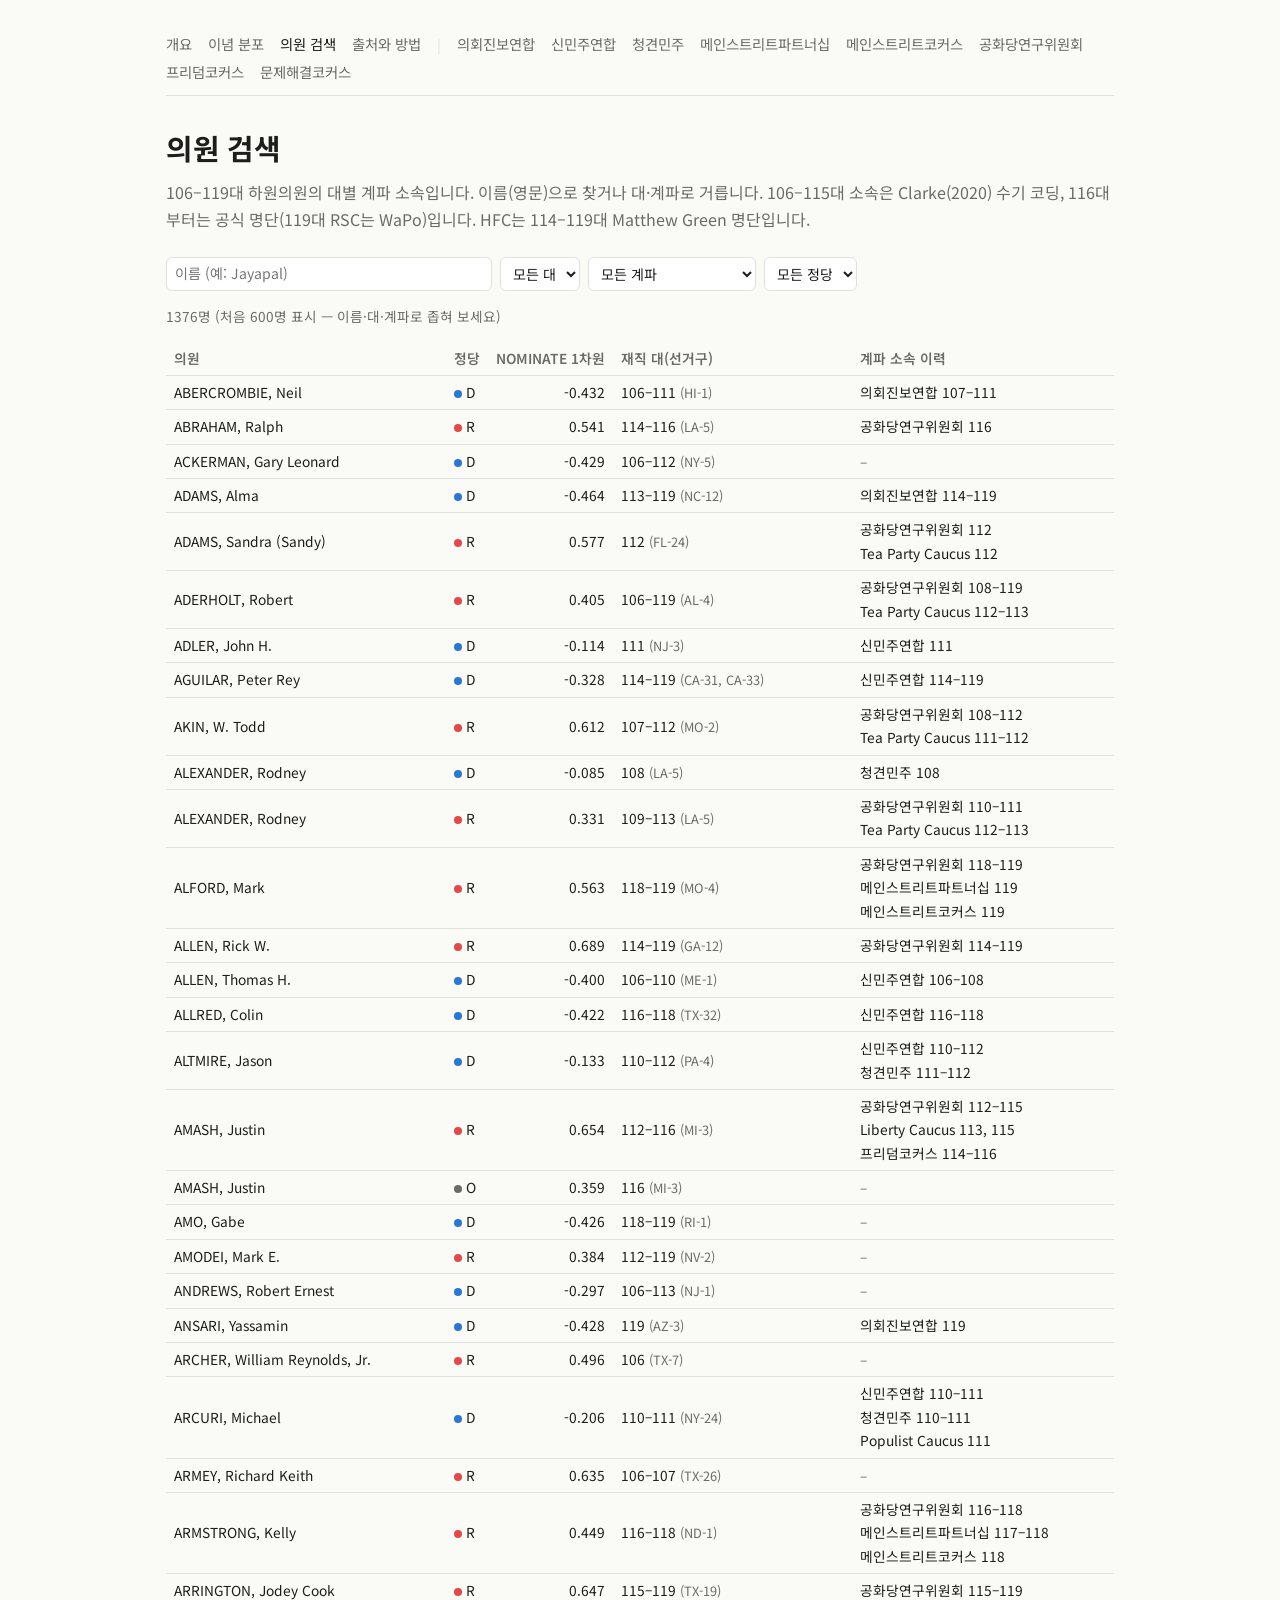
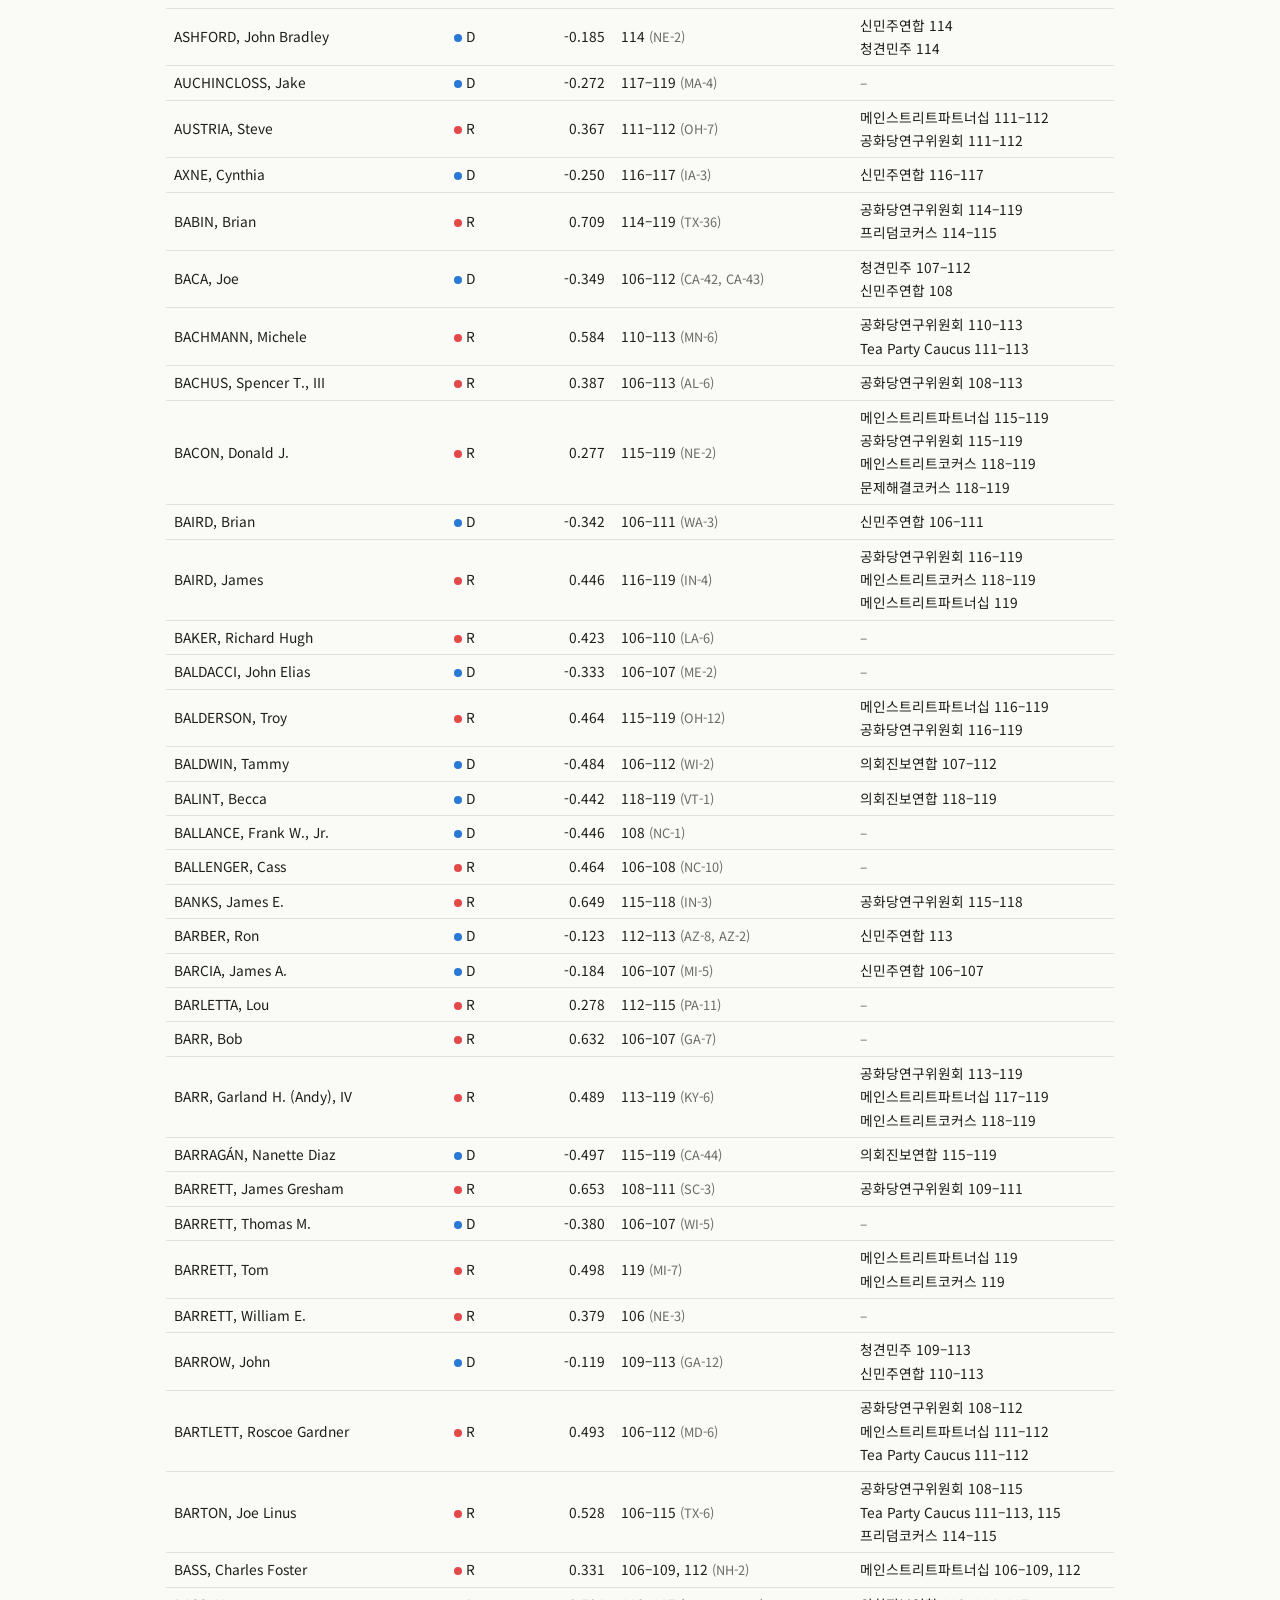
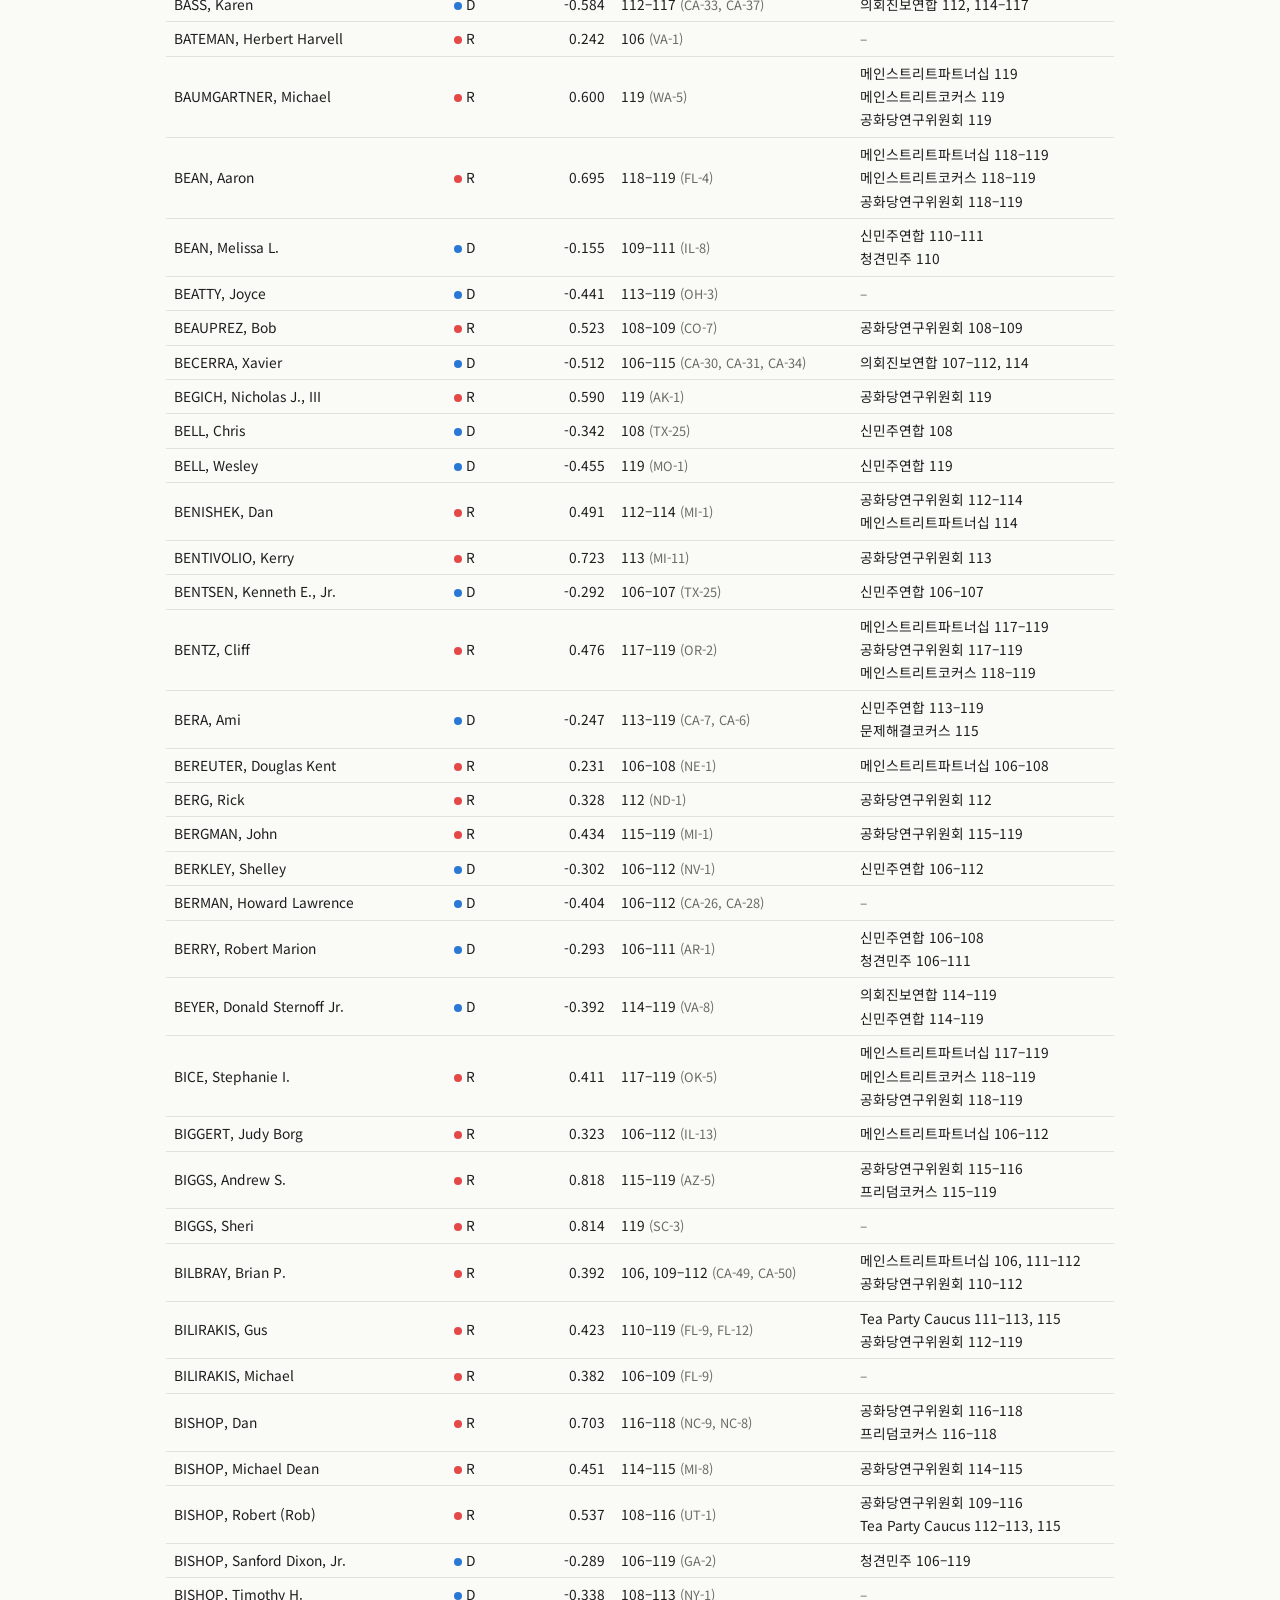
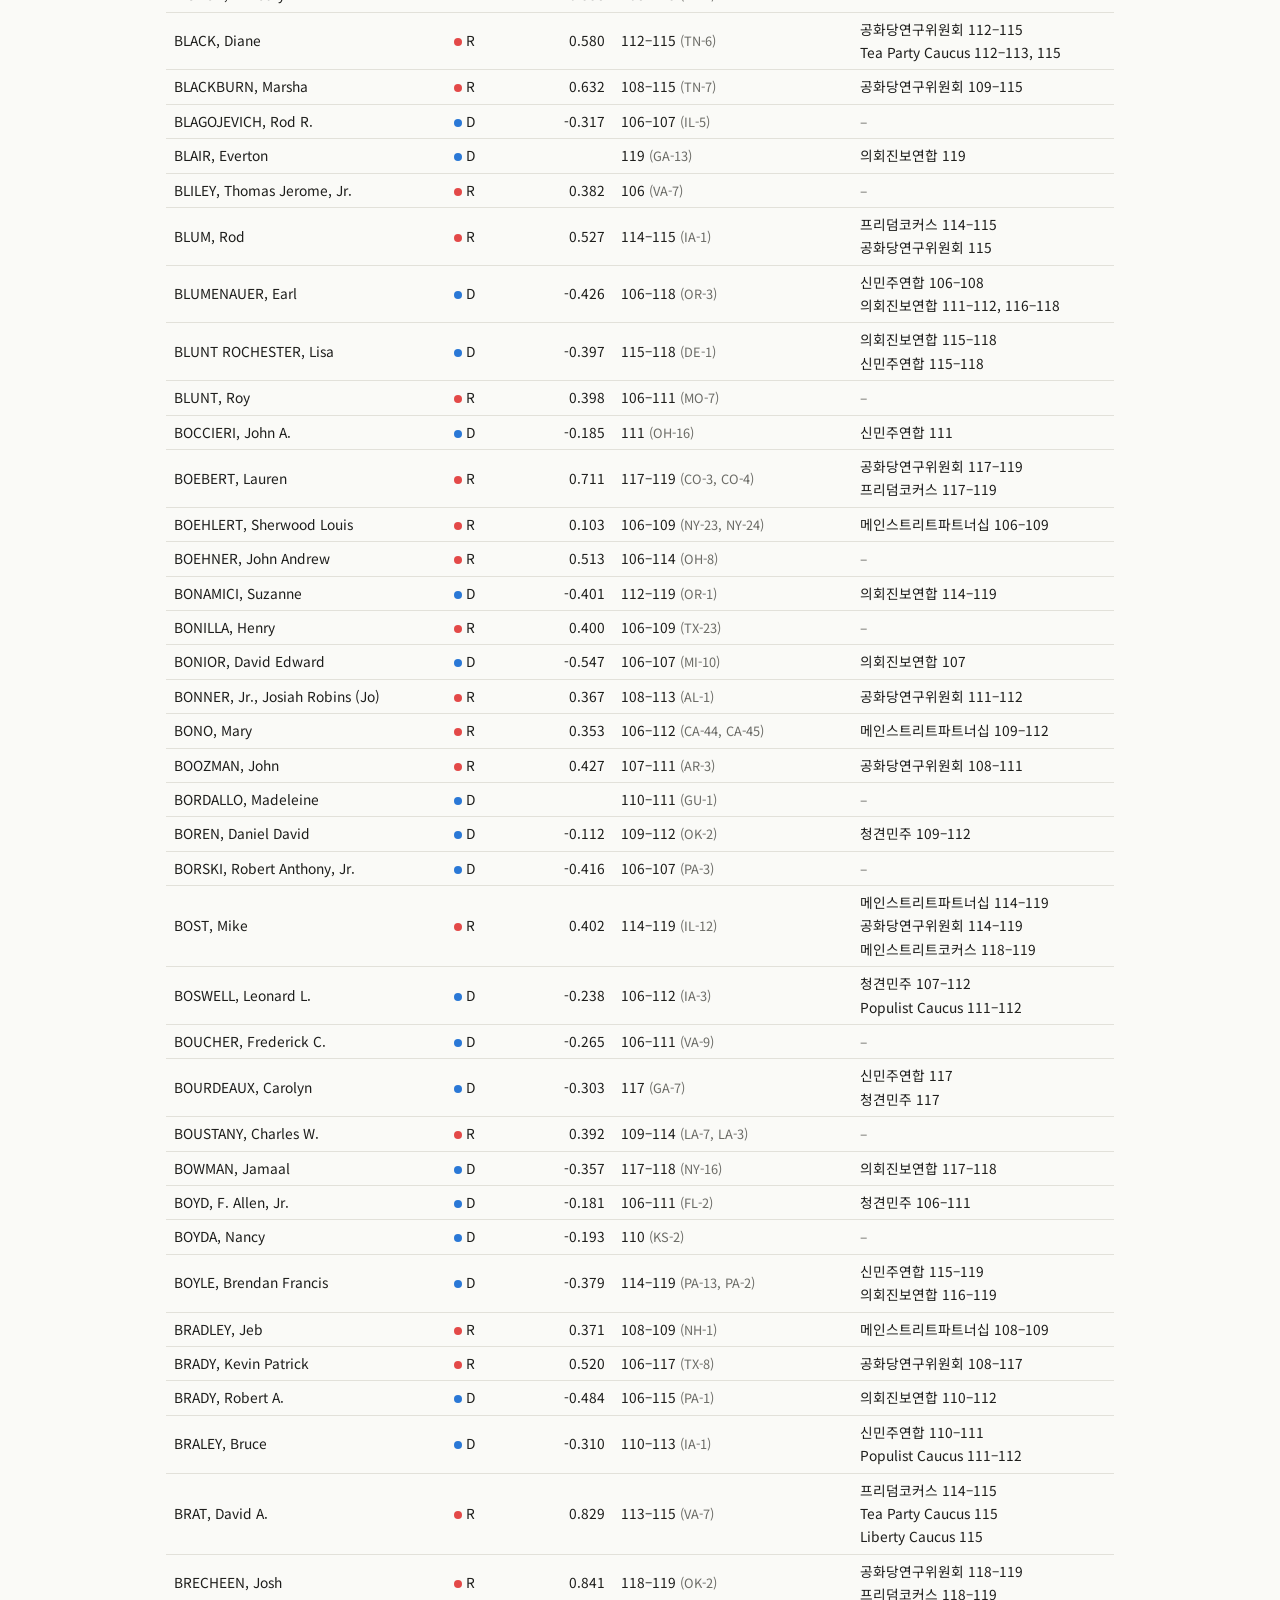
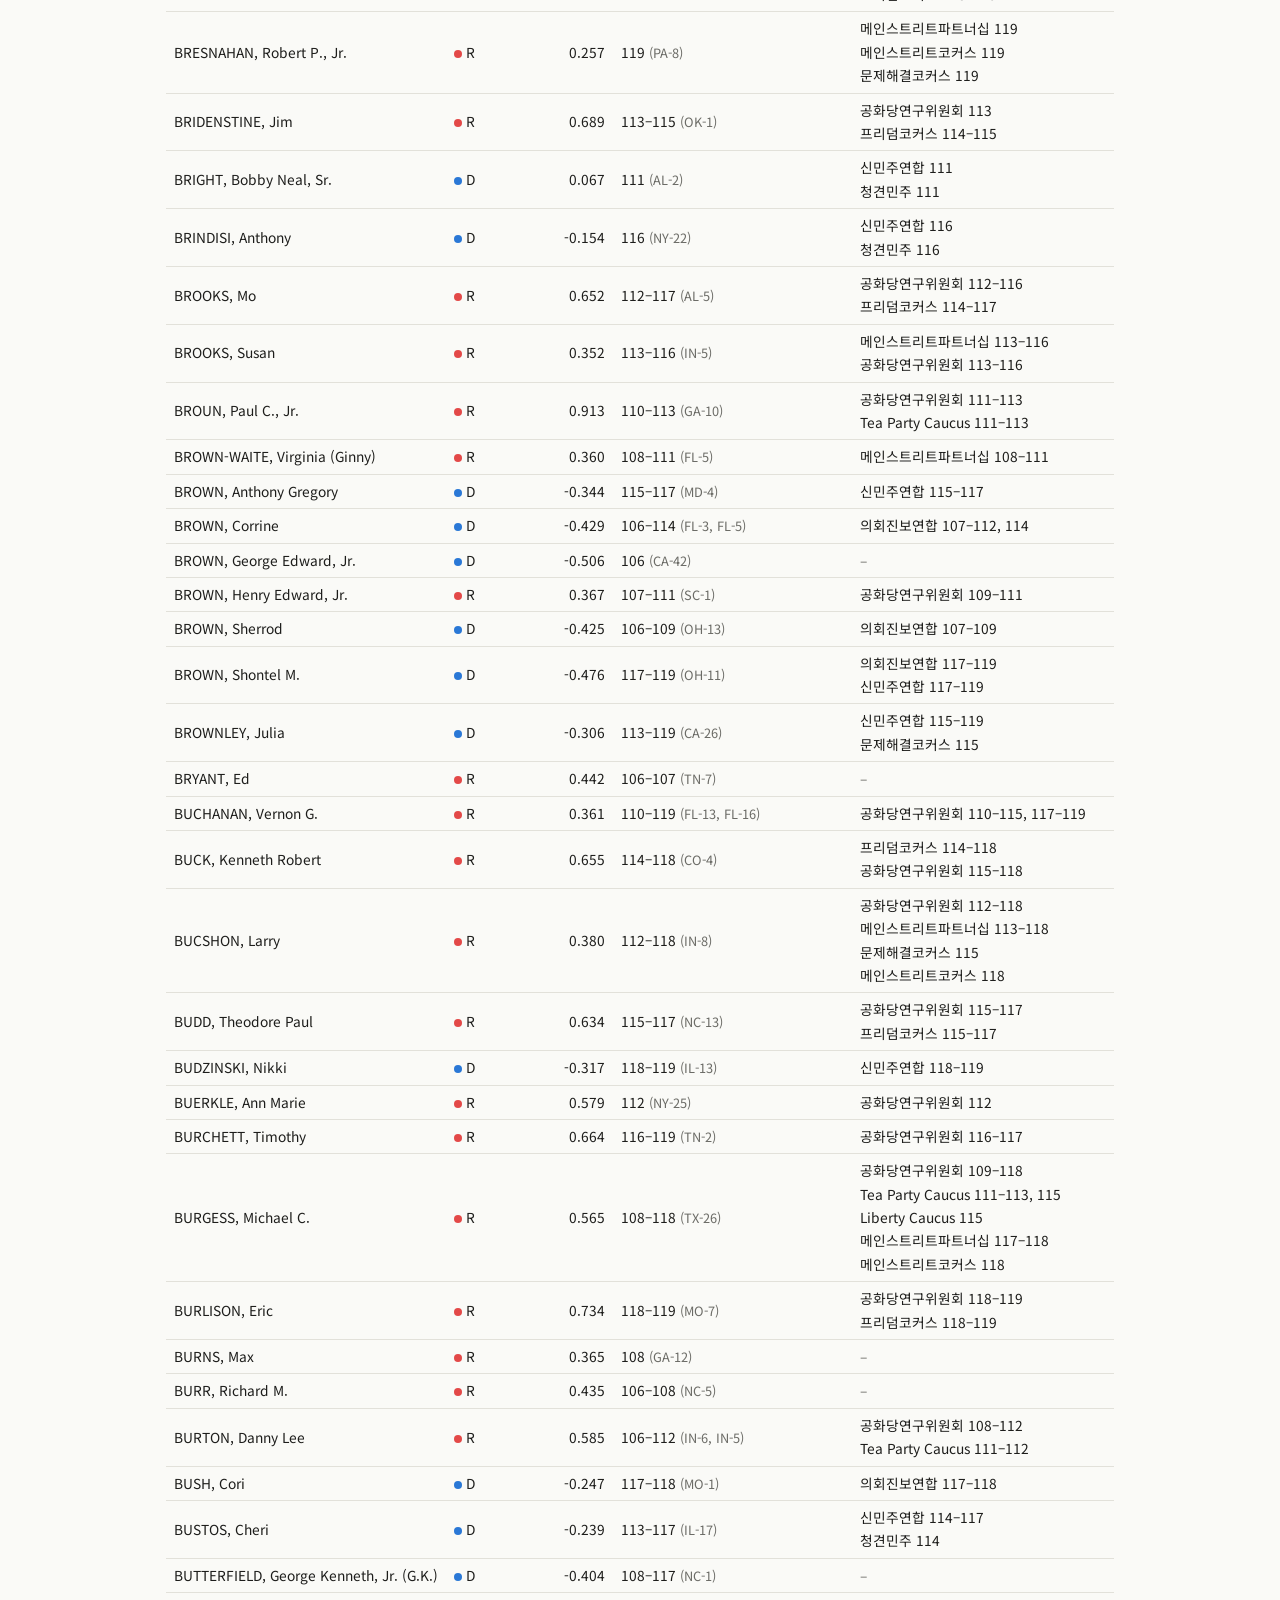
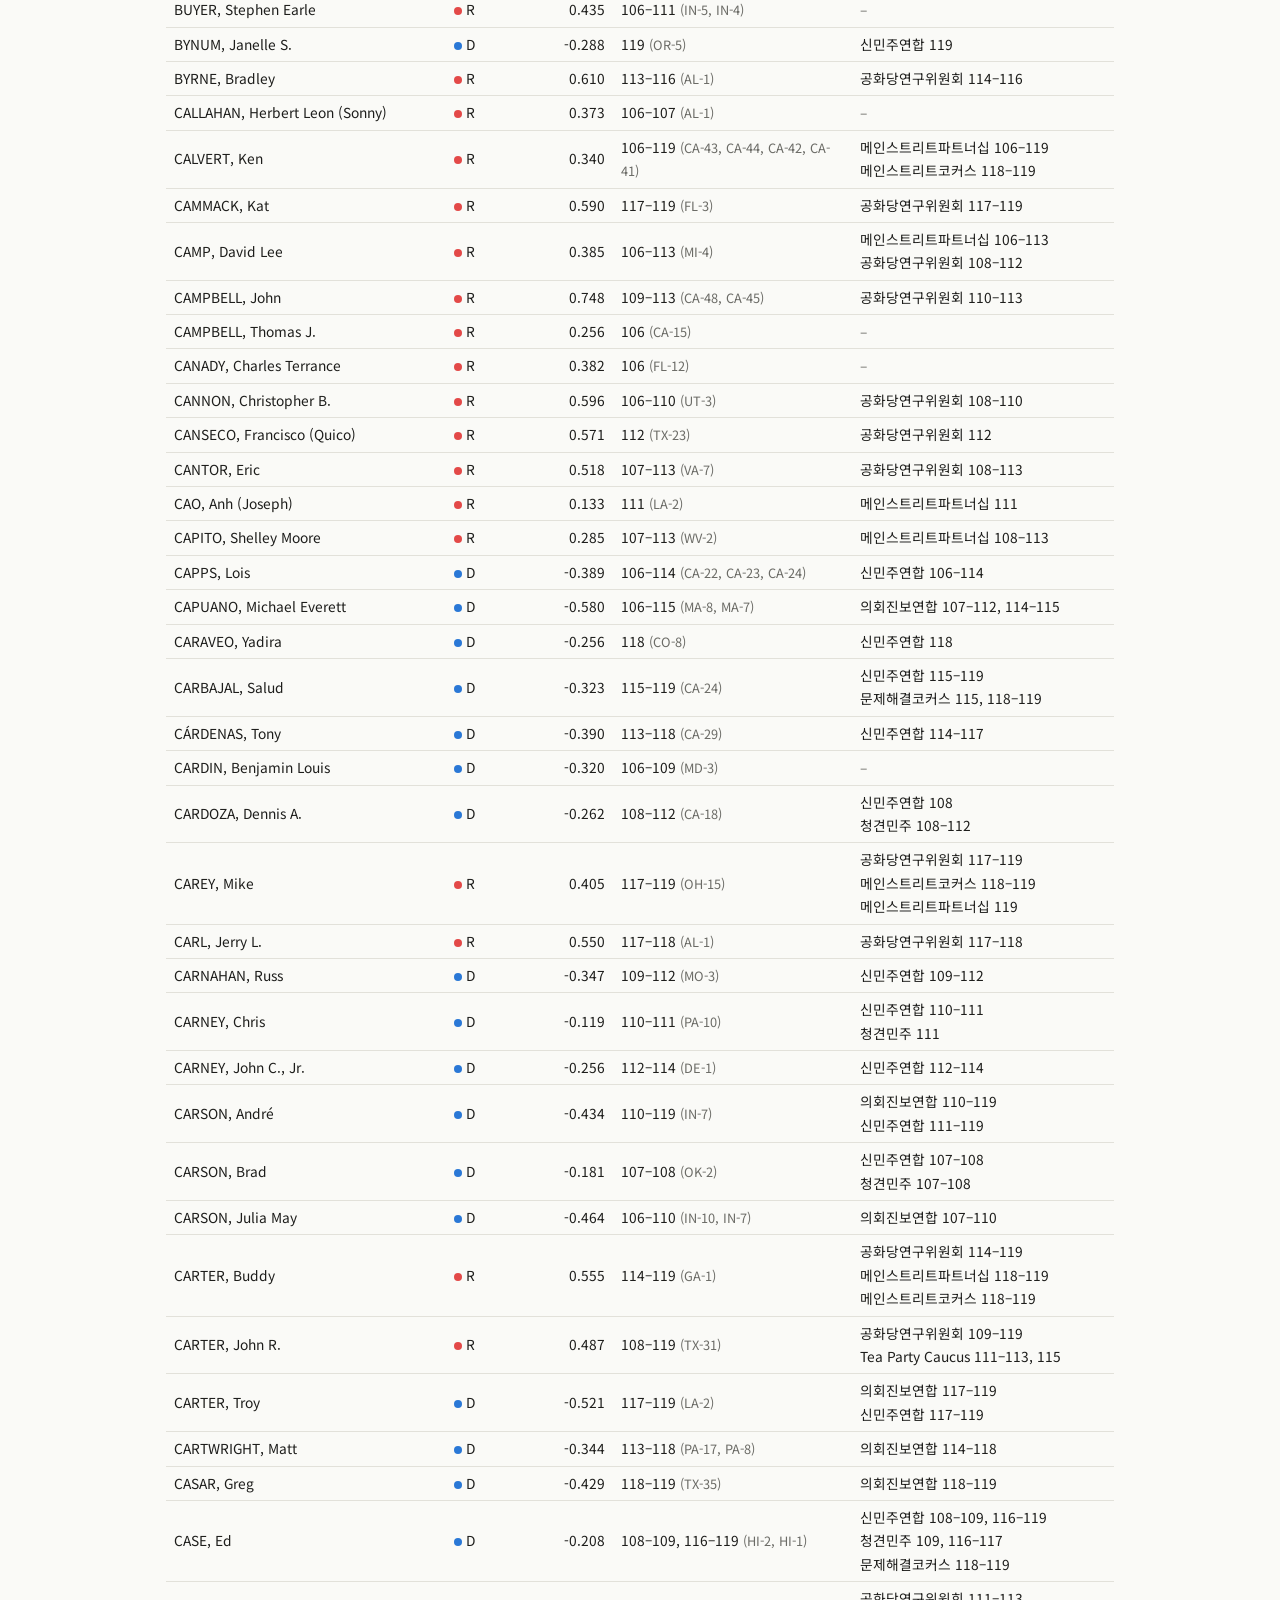
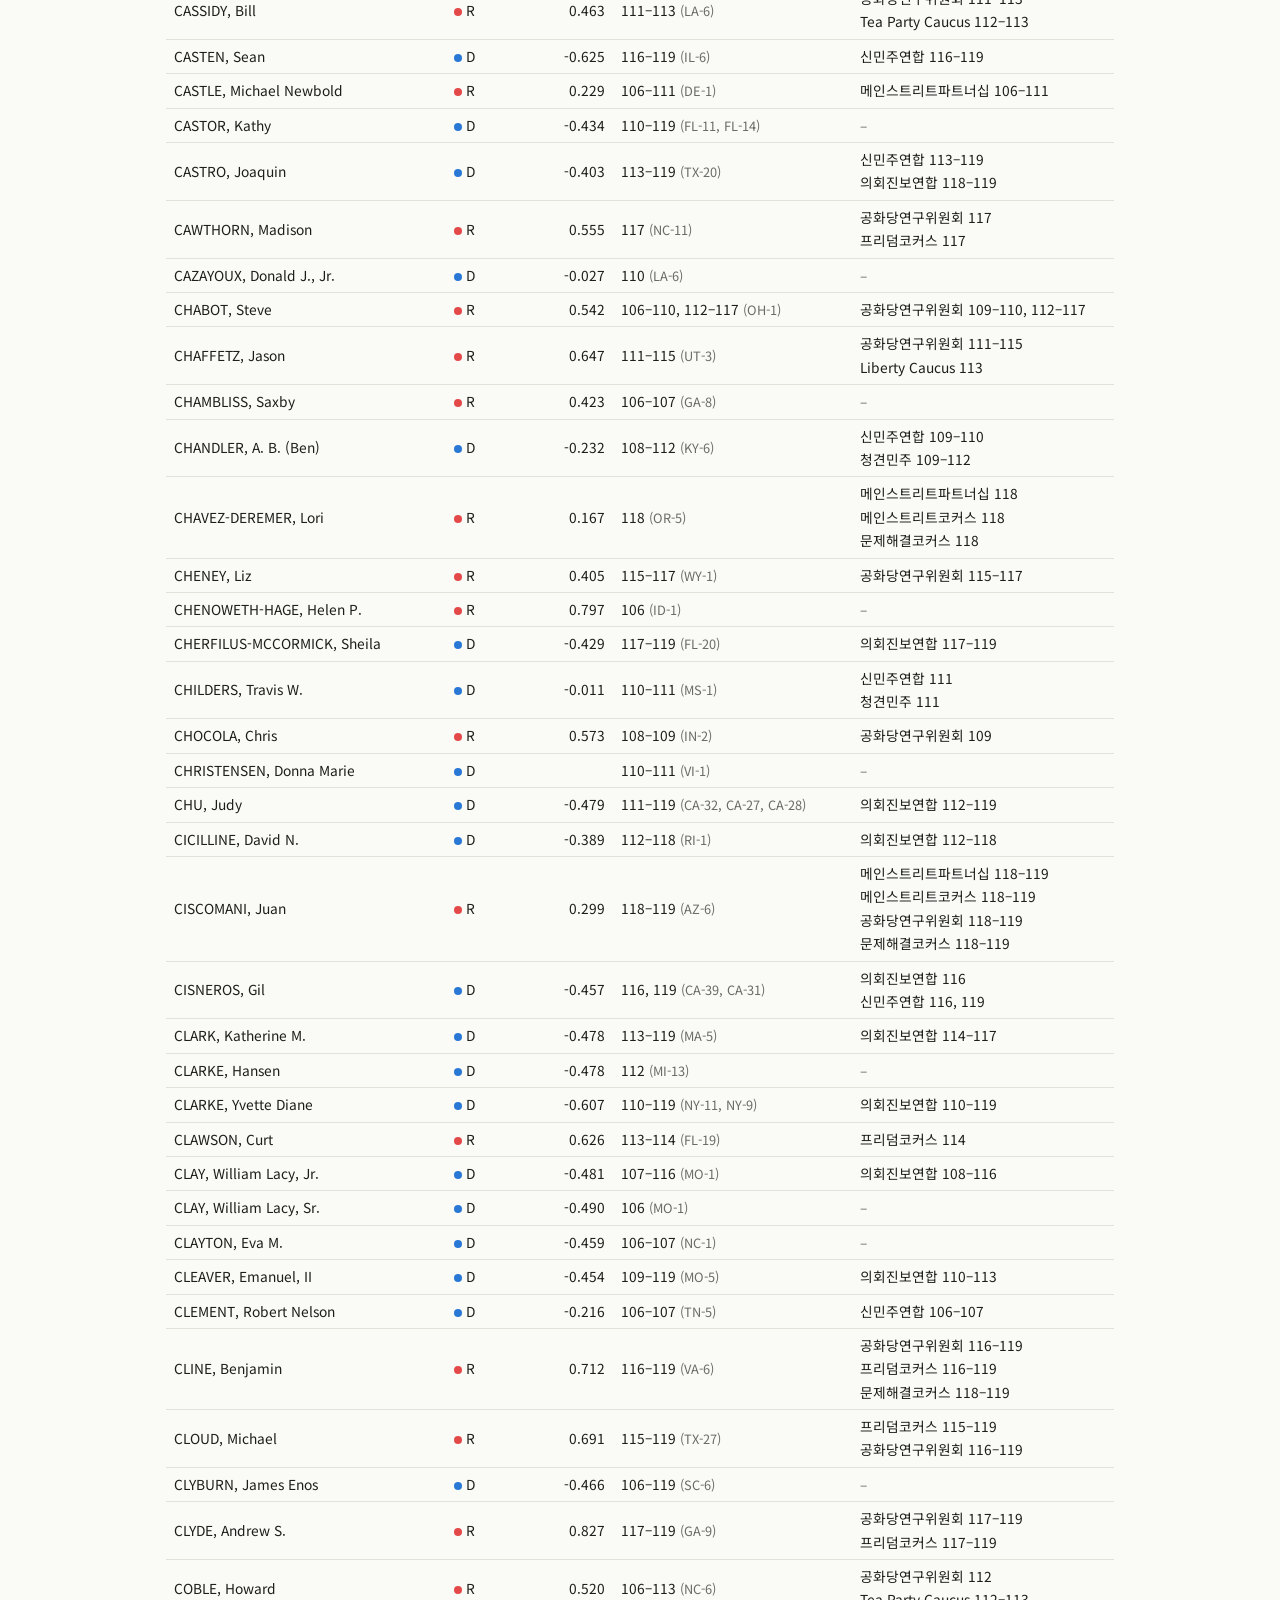
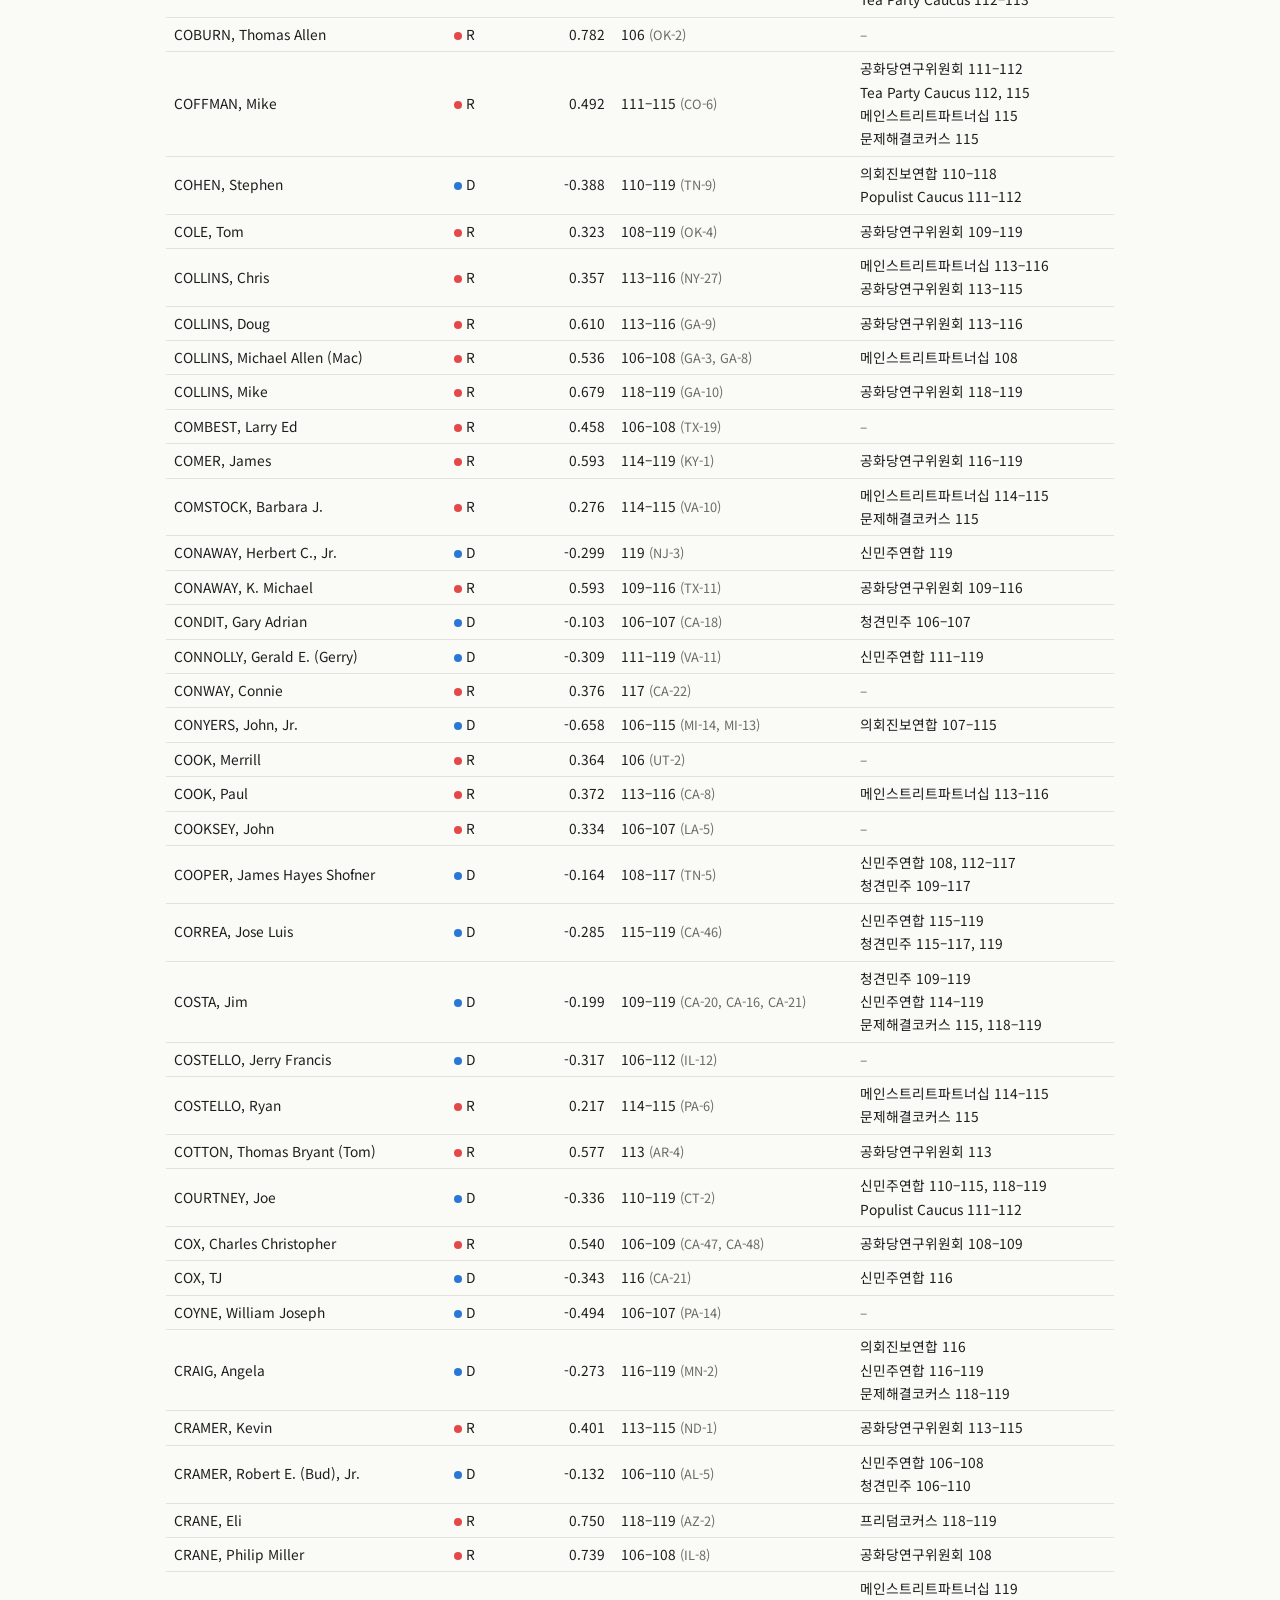
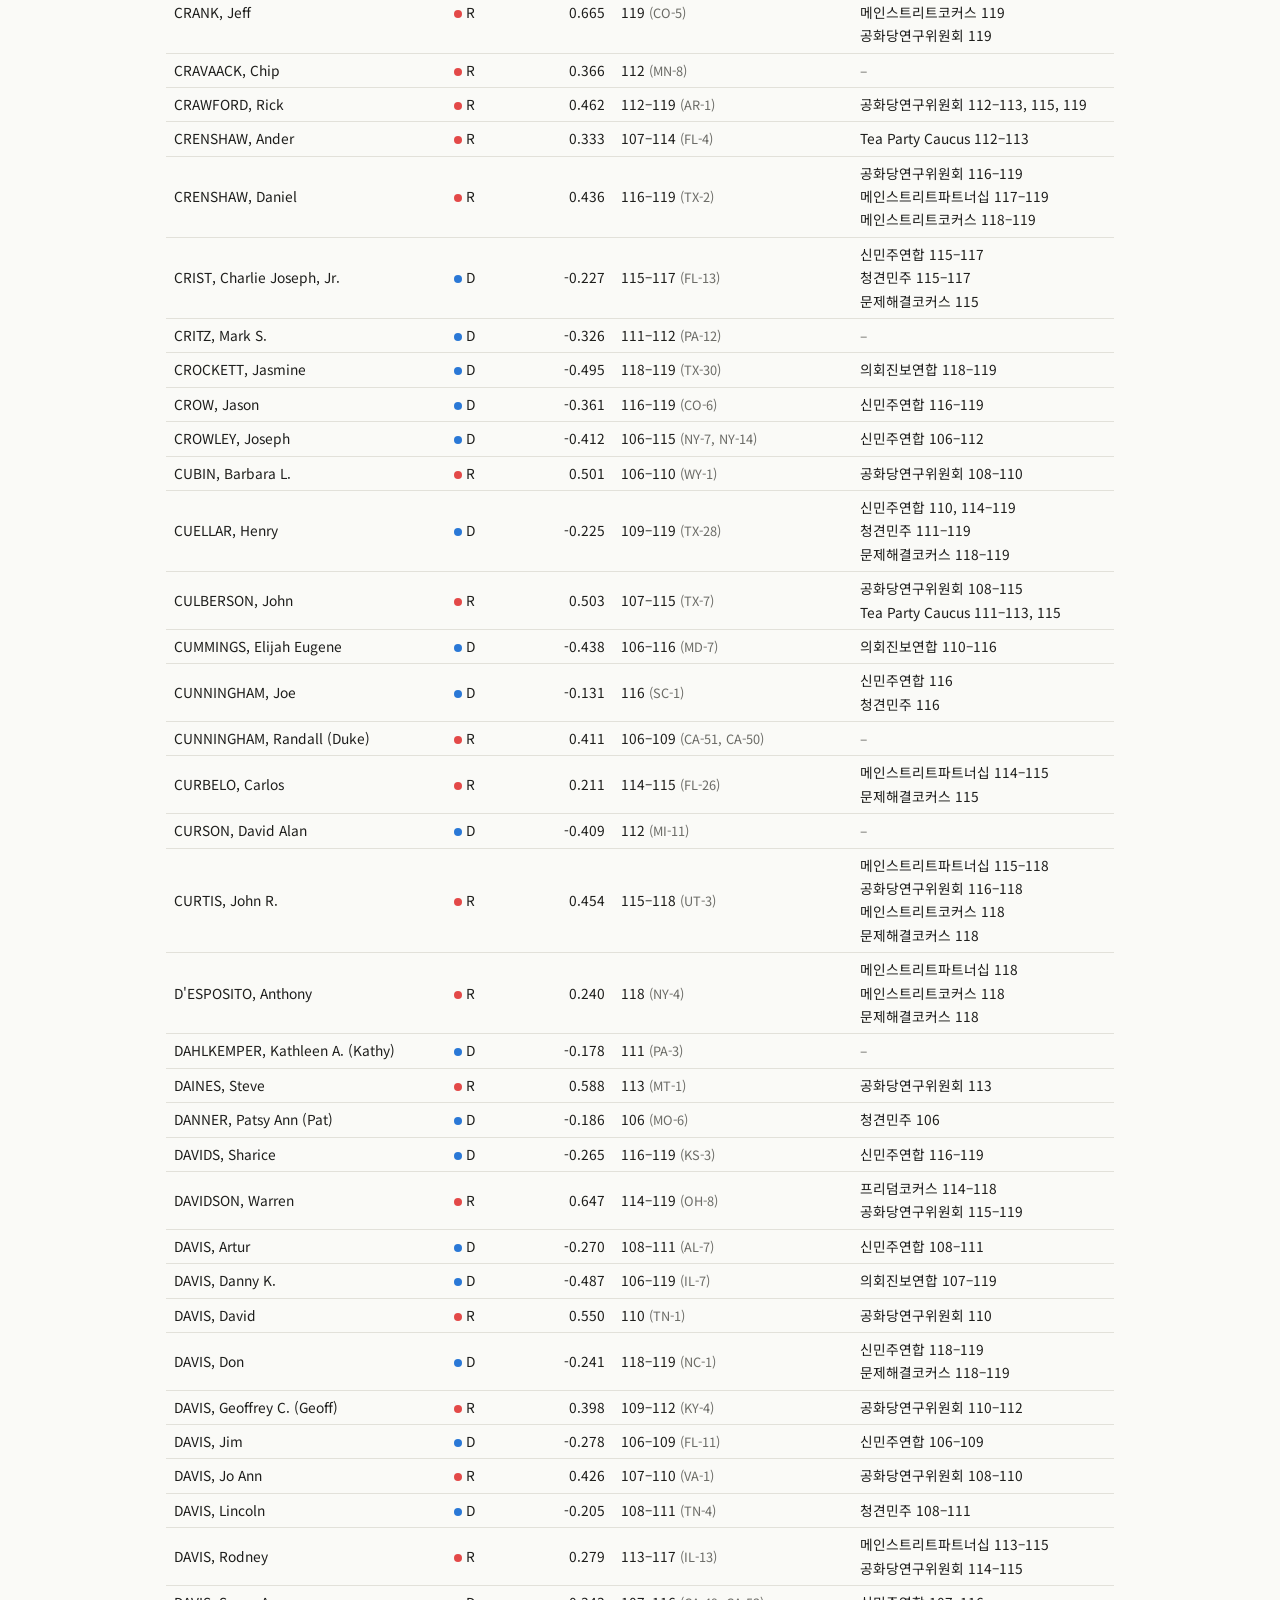
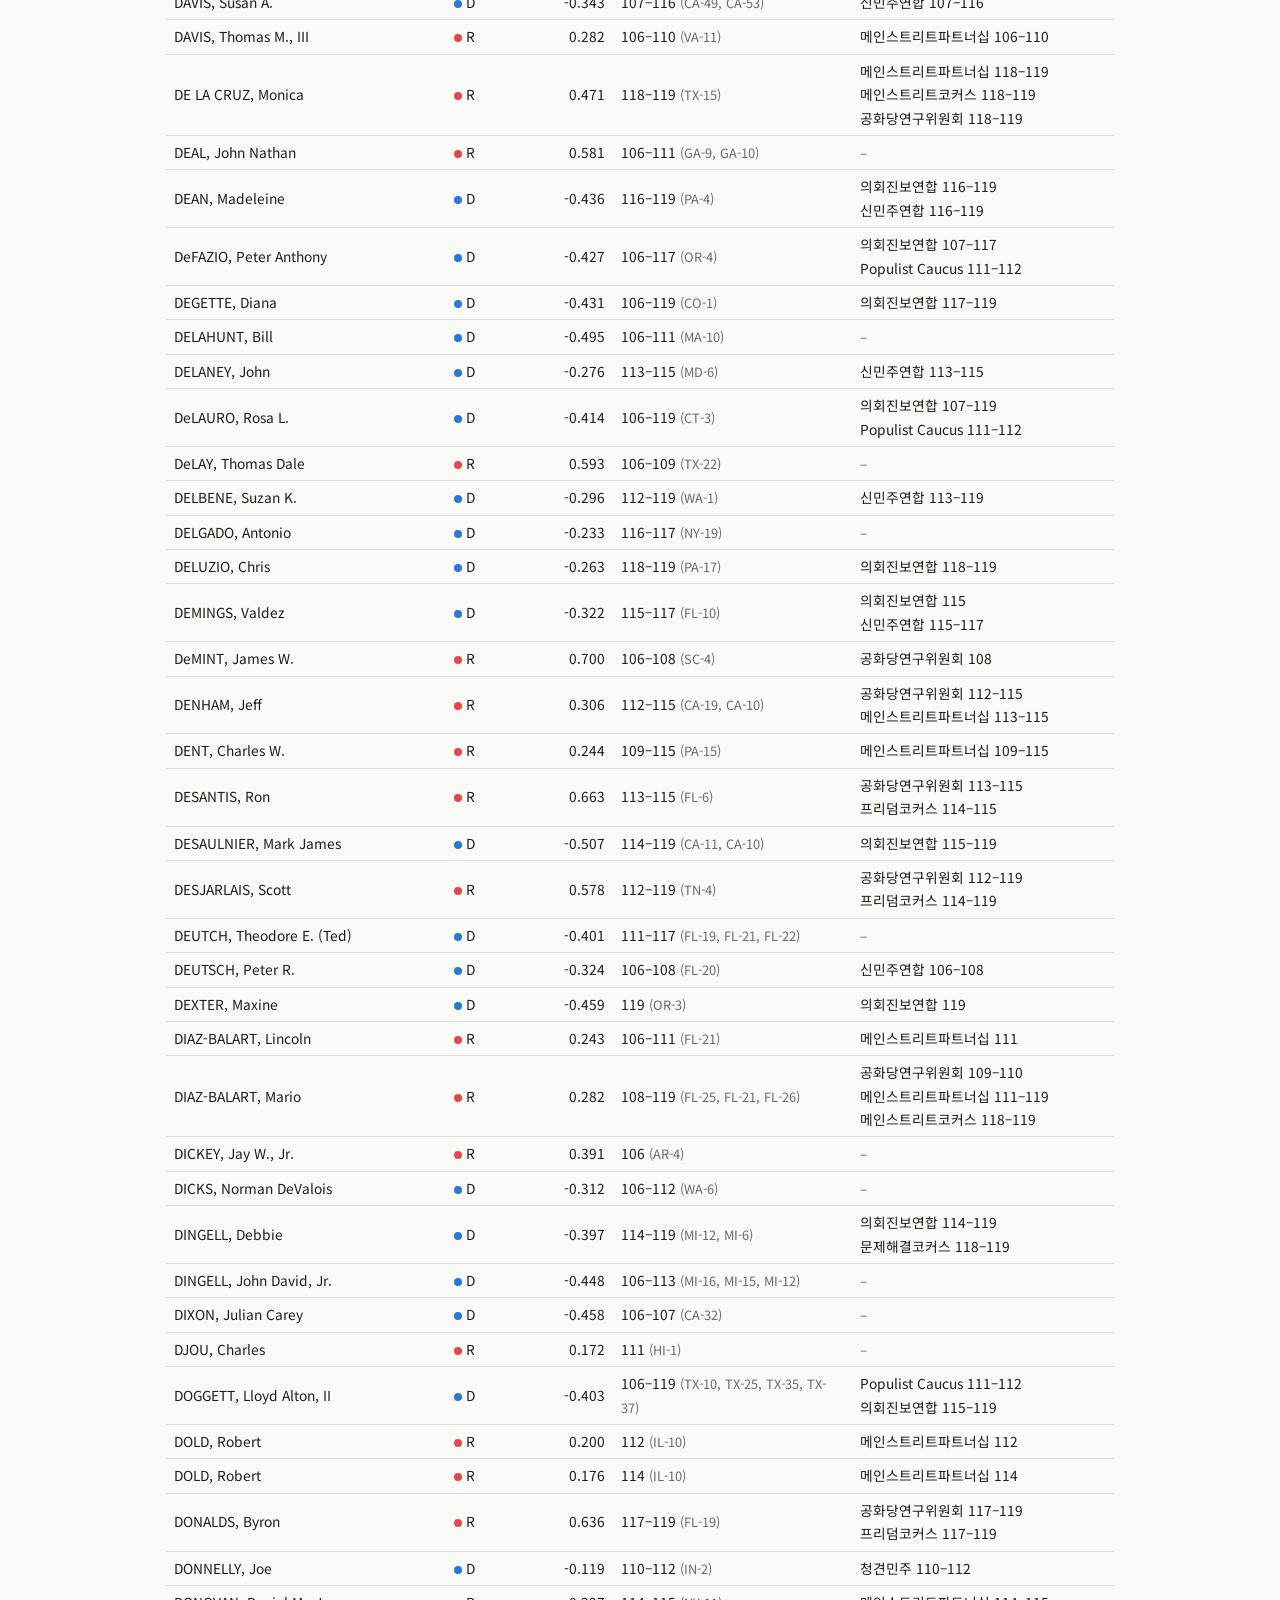
<file: members.html>
<!doctype html>
<html lang="ko"><head><meta charset="utf-8"><meta name="viewport" content="width=device-width, initial-scale=1">
<title>의원 검색 · 미국 의회 정당 계파</title><meta name="description" content="106–119대 하원의원 계파 소속 검색">
<link rel="preconnect" href="https://fonts.googleapis.com">
<link rel="stylesheet" href="https://fonts.googleapis.com/css2?family=Noto+Sans+KR:wght@400;600;700&display=swap">
<link rel="stylesheet" href="assets/site.css?v=86cd058b"></head>
<body><main>
<nav class="top"><a href="index.html" class="">개요</a> <a href="nominate.html" class="">이념 분포</a> <a href="members.html" class="on">의원 검색</a> <a href="methods.html" class="">출처와 방법</a> <span style="color:var(--line)">|</span> <a href="caucus-cpc.html" class="">의회진보연합</a> <a href="caucus-ndc.html" class="">신민주연합</a> <a href="caucus-bluedog.html" class="">청견민주</a> <a href="caucus-rmsp.html" class="">메인스트리트파트너십</a> <a href="caucus-mainstreet.html" class="">메인스트리트코커스</a> <a href="caucus-rsc.html" class="">공화당연구위원회</a> <a href="caucus-hfc.html" class="">프리덤코커스</a> <a href="caucus-psc.html" class="">문제해결코커스</a></nav>
<h1>의원 검색</h1><p class="lede">106–119대 하원의원의 대별 계파 소속입니다. 이름(영문)으로 찾거나 대·계파로 거릅니다. 106–115대 소속은 Clarke(2020) 수기 코딩, 116대부터는 공식 명단(119대 RSC는 WaPo)입니다. HFC는 114–119대 Matthew Green 명단입니다.</p>
<div class="controls"><input id="q" type="search" placeholder="이름 (예: Jayapal)" aria-label="이름 검색">
<select id="cong" aria-label="대"><option value="">모든 대</option><option value="119">119대</option><option value="118">118대</option><option value="117">117대</option><option value="116">116대</option><option value="115">115대</option><option value="114">114대</option><option value="113">113대</option><option value="112">112대</option><option value="111">111대</option><option value="110">110대</option><option value="109">109대</option><option value="108">108대</option><option value="107">107대</option><option value="106">106대</option></select>
<select id="cau" aria-label="계파"><option value="">모든 계파</option><option value="cpc">의회진보연합</option><option value="ndc">신민주연합</option><option value="bluedog">청견민주</option><option value="rmsp">메인스트리트파트너십</option><option value="mainstreet">메인스트리트코커스</option><option value="rsc">공화당연구위원회</option><option value="hfc">프리덤코커스</option><option value="psc">문제해결코커스</option><option value="teaparty">Tea Party Caucus</option><option value="liberty">Liberty Caucus</option><option value="populist">Populist Caucus</option></select>
<select id="party" aria-label="정당"><option value="">모든 정당</option><option value="D">민주당</option><option value="R">공화당</option></select></div>
<p id="count" style="font-size:0.85rem;color:var(--muted)"></p>
<div class="table-wrap"><table id="tbl"><thead><tr><th>의원</th><th>정당</th><th class="num">NOMINATE 1차원</th><th>재직 대(선거구)</th><th>계파 소속 이력</th></tr></thead><tbody></tbody></table></div>
<script>window.CAUCUS_NAMES = {"cpc": "의회진보연합", "ndc": "신민주연합", "bluedog": "청견민주", "rmsp": "메인스트리트파트너십", "mainstreet": "메인스트리트코커스", "rsc": "공화당연구위원회", "hfc": "프리덤코커스", "psc": "문제해결코커스", "teaparty": "Tea Party Caucus", "liberty": "Liberty Caucus", "populist": "Populist Caucus"};</script>
<script src="assets/members.js?v=1cc09406"></script>
<footer>강우창 · 고려대학교 · 데이터 기준일 2026-10-10 · 원자료와 재현 스크립트 출처는 <a href="methods.html">출처와 방법</a> 참조
<p style="margin:10px 0 0;font-size:0.78rem">면책: 이 사이트는 연구 목적으로 공개 자료를 정리한 것이며, 각 코커스의 공식 명단이나 원 출처를 대체하지 않습니다. 106–115대 계파 소속(의원별 명단 포함)은 Clarke(2020)의 복제 자료(Harvard Dataverse, doi:10.7910/DVN/SYYMJ0)를 그대로 옮긴 것입니다. 이 자료에는 명시된 이용 라이선스가 없으며, 이 사이트는 원저자나 학술지(AJPS)의 승인·보증을 받지 않았습니다. 114–119대 프리덤코커스 소속은 Matthew Green이 정리한 명단(저자 제공, 출처를 밝히는 조건으로 사용 허락)을 따릅니다. 116–119대 다른 계파 명단은 공식 페이지 보관본과 2차 출처(Wikipedia, Washington Post)를 옮긴 것으로 원 출처의 오류나 누락이 그대로 있을 수 있습니다. 오류를 발견하시면 알려 주십시오.</p></footer>
</main></body></html>
</file>
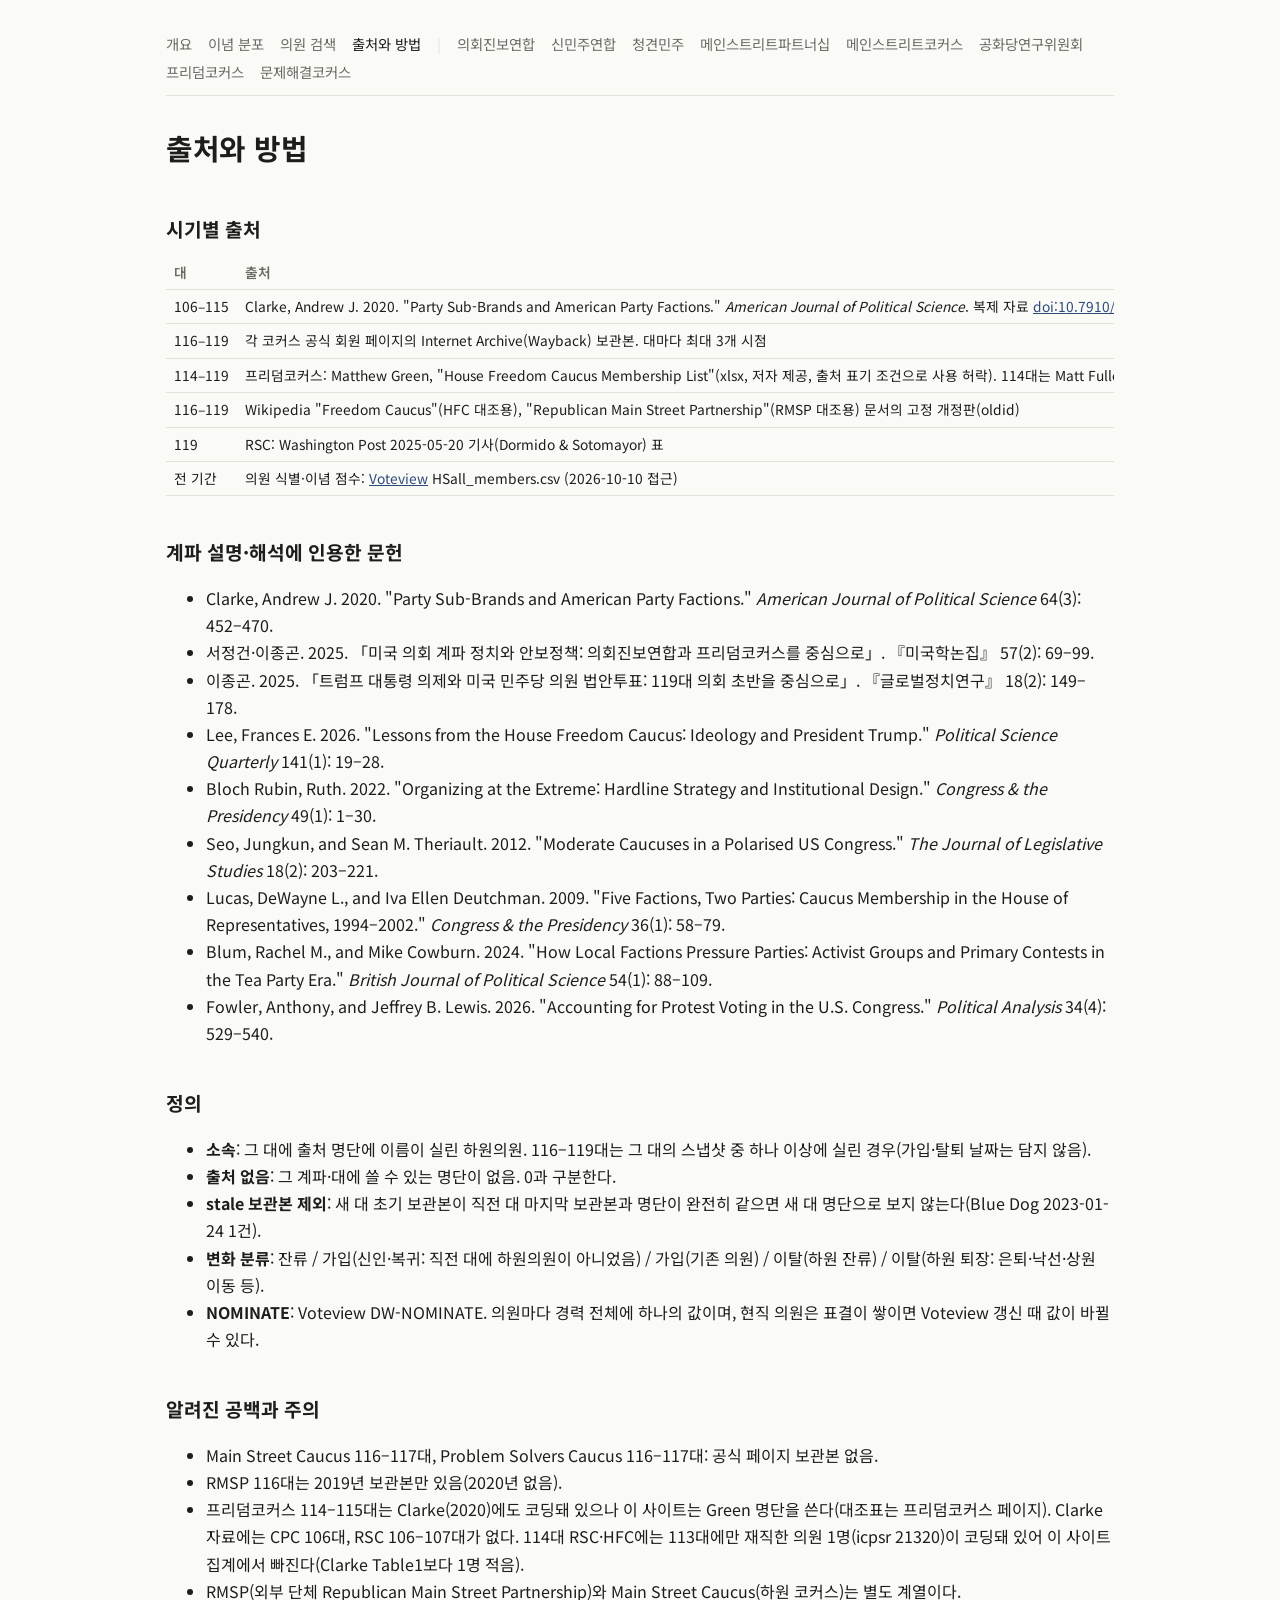
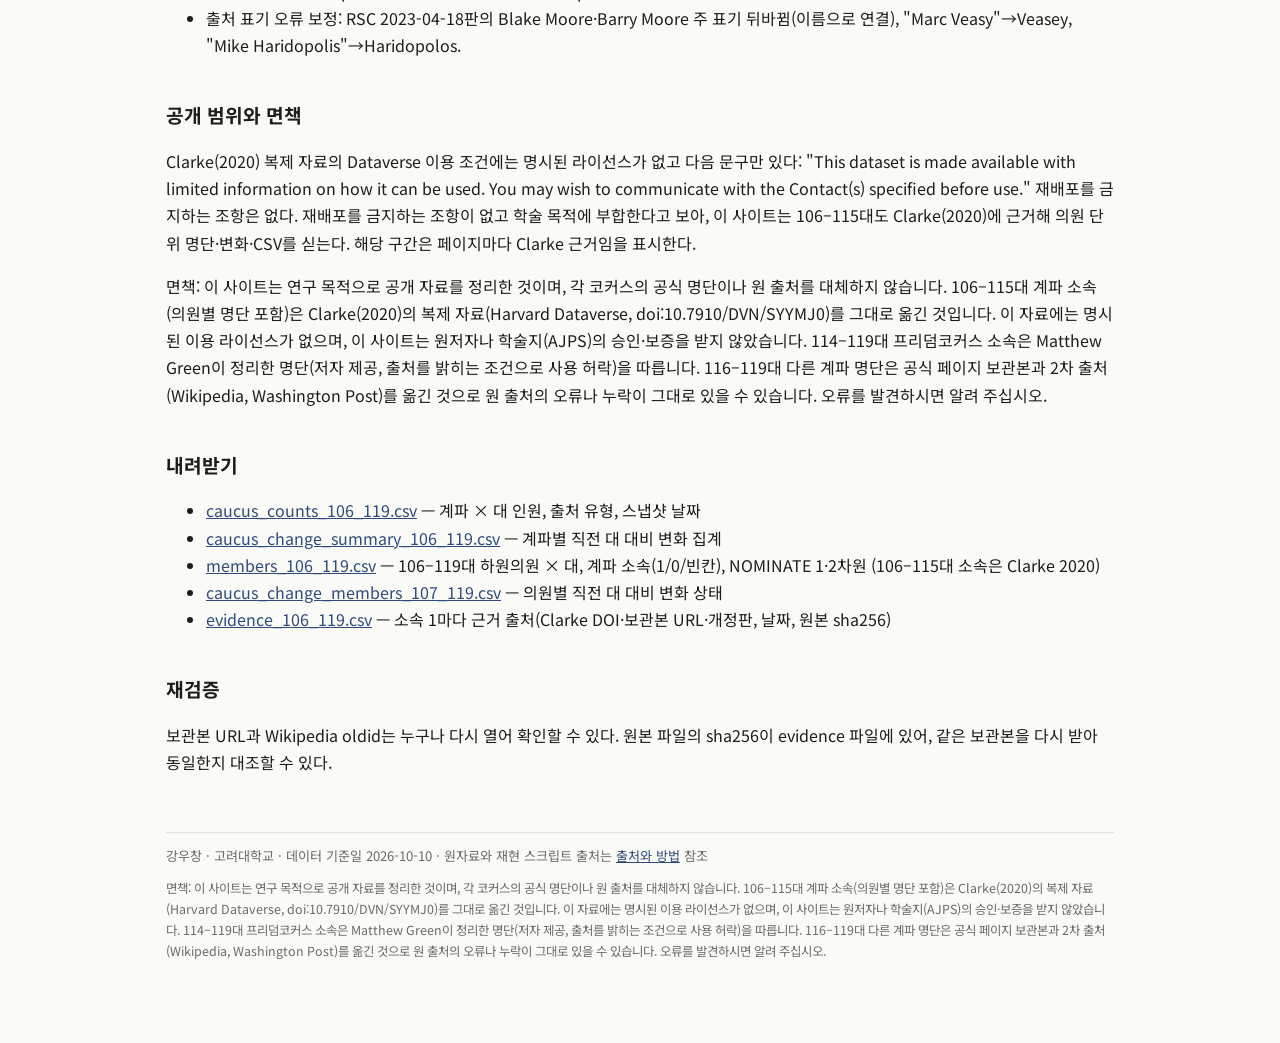
<file: methods.html>
<!doctype html>
<html lang="ko"><head><meta charset="utf-8"><meta name="viewport" content="width=device-width, initial-scale=1">
<title>출처와 방법 · 미국 의회 정당 계파</title><meta name="description" content="자료 출처, 정의, 공백, 재검증 방법">
<link rel="preconnect" href="https://fonts.googleapis.com">
<link rel="stylesheet" href="https://fonts.googleapis.com/css2?family=Noto+Sans+KR:wght@400;600;700&display=swap">
<link rel="stylesheet" href="assets/site.css?v=86cd058b"></head>
<body><main>
<nav class="top"><a href="index.html" class="">개요</a> <a href="nominate.html" class="">이념 분포</a> <a href="members.html" class="">의원 검색</a> <a href="methods.html" class="on">출처와 방법</a> <span style="color:var(--line)">|</span> <a href="caucus-cpc.html" class="">의회진보연합</a> <a href="caucus-ndc.html" class="">신민주연합</a> <a href="caucus-bluedog.html" class="">청견민주</a> <a href="caucus-rmsp.html" class="">메인스트리트파트너십</a> <a href="caucus-mainstreet.html" class="">메인스트리트코커스</a> <a href="caucus-rsc.html" class="">공화당연구위원회</a> <a href="caucus-hfc.html" class="">프리덤코커스</a> <a href="caucus-psc.html" class="">문제해결코커스</a></nav>
<h1>출처와 방법</h1>
<h2>시기별 출처</h2>
<div class="table-wrap"><table><tr><th>대</th><th>출처</th><th>종류</th></tr>
<tr><td>106–115</td><td>Clarke, Andrew J. 2020. "Party Sub-Brands and American Party Factions." <i>American Journal of Political Science</i>. 복제 자료 <a href="https://doi.org/10.7910/DVN/SYYMJ0">doi:10.7910/DVN/SYYMJ0</a></td><td>연구자 수기 코딩</td></tr>
<tr><td>116–119</td><td>각 코커스 공식 회원 페이지의 Internet Archive(Wayback) 보관본. 대마다 최대 3개 시점</td><td>1차(보관본)</td></tr>
<tr><td>114–119</td><td>프리덤코커스: Matthew Green, "House Freedom Caucus Membership List"(xlsx, 저자 제공, 출처 표기 조건으로 사용 허락). 114대는 Matt Fuller 기사(2015-07·09)·Pew(2015-10)·개별 기사, 115대부터는 직전 대 명단을 기준으로 하원 이탈·탈퇴 보도를 반영하고 신규 가입 보도를 추가, 118대는 Newsweek·Pew(2023-01-23)와 대조(작성자 설명). 본 명단만 소속으로 세고, 후보 목록("Other Possible Members" 등)은 세지 않음</td><td>연구자 수집</td></tr>
<tr><td>116–119</td><td>Wikipedia "Freedom Caucus"(HFC 대조용), "Republican Main Street Partnership"(RMSP 대조용) 문서의 고정 개정판(oldid)</td><td>2차</td></tr>
<tr><td>119</td><td>RSC: Washington Post 2025-05-20 기사(Dormido &amp; Sotomayor) 표</td><td>2차</td></tr>
<tr><td>전 기간</td><td>의원 식별·이념 점수: <a href="https://voteview.com/data">Voteview</a> HSall_members.csv (2026-10-10 접근)</td><td>—</td></tr>
</table></div>
<h2>계파 설명·해석에 인용한 문헌</h2><ul><li>Clarke, Andrew J. 2020. "Party Sub-Brands and American Party Factions." <i>American Journal of Political Science</i> 64(3): 452–470.</li><li>서정건·이종곤. 2025. 「미국 의회 계파 정치와 안보정책: 의회진보연합과 프리덤코커스를 중심으로」. 『미국학논집』 57(2): 69–99.</li><li>이종곤. 2025. 「트럼프 대통령 의제와 미국 민주당 의원 법안투표: 119대 의회 초반을 중심으로」. 『글로벌정치연구』 18(2): 149–178.</li><li>Lee, Frances E. 2026. "Lessons from the House Freedom Caucus: Ideology and President Trump." <i>Political Science Quarterly</i> 141(1): 19–28.</li><li>Bloch Rubin, Ruth. 2022. "Organizing at the Extreme: Hardline Strategy and Institutional Design." <i>Congress &amp; the Presidency</i> 49(1): 1–30.</li><li>Seo, Jungkun, and Sean M. Theriault. 2012. "Moderate Caucuses in a Polarised US Congress." <i>The Journal of Legislative Studies</i> 18(2): 203–221.</li><li>Lucas, DeWayne L., and Iva Ellen Deutchman. 2009. "Five Factions, Two Parties: Caucus Membership in the House of Representatives, 1994–2002." <i>Congress &amp; the Presidency</i> 36(1): 58–79.</li><li>Blum, Rachel M., and Mike Cowburn. 2024. "How Local Factions Pressure Parties: Activist Groups and Primary Contests in the Tea Party Era." <i>British Journal of Political Science</i> 54(1): 88–109.</li><li>Fowler, Anthony, and Jeffrey B. Lewis. 2026. "Accounting for Protest Voting in the U.S. Congress." <i>Political Analysis</i> 34(4): 529–540.</li></ul>
<h2>정의</h2>
<ul>
<li><b>소속</b>: 그 대에 출처 명단에 이름이 실린 하원의원. 116–119대는 그 대의 스냅샷 중 하나 이상에 실린 경우(가입·탈퇴 날짜는 담지 않음).</li>
<li><b>출처 없음</b>: 그 계파·대에 쓸 수 있는 명단이 없음. 0과 구분한다.</li>
<li><b>stale 보관본 제외</b>: 새 대 초기 보관본이 직전 대 마지막 보관본과 명단이 완전히 같으면 새 대 명단으로 보지 않는다(Blue Dog 2023-01-24 1건).</li>
<li><b>변화 분류</b>: 잔류 / 가입(신인·복귀: 직전 대에 하원의원이 아니었음) / 가입(기존 의원) / 이탈(하원 잔류) / 이탈(하원 퇴장: 은퇴·낙선·상원 이동 등).</li>
<li><b>NOMINATE</b>: Voteview DW-NOMINATE. 의원마다 경력 전체에 하나의 값이며, 현직 의원은 표결이 쌓이면 Voteview 갱신 때 값이 바뀔 수 있다.</li>
</ul>
<h2>알려진 공백과 주의</h2>
<ul>
<li>Main Street Caucus 116–117대, Problem Solvers Caucus 116–117대: 공식 페이지 보관본 없음.</li>
<li>RMSP 116대는 2019년 보관본만 있음(2020년 없음).</li>
<li>프리덤코커스 114–115대는 Clarke(2020)에도 코딩돼 있으나 이 사이트는 Green 명단을 쓴다(대조표는 프리덤코커스 페이지). Clarke 자료에는 CPC 106대, RSC 106–107대가 없다. 114대 RSC·HFC에는 113대에만 재직한 의원 1명(icpsr 21320)이 코딩돼 있어 이 사이트 집계에서 빠진다(Clarke Table1보다 1명 적음).</li>
<li>RMSP(외부 단체 Republican Main Street Partnership)와 Main Street Caucus(하원 코커스)는 별도 계열이다.</li>
<li>출처 표기 오류 보정: RSC 2023-04-18판의 Blake Moore·Barry Moore 주 표기 뒤바뀜(이름으로 연결), "Marc Veasy"→Veasey, "Mike Haridopolis"→Haridopolos.</li>
</ul>
<h2>공개 범위와 면책</h2>
<p>Clarke(2020) 복제 자료의 Dataverse 이용 조건에는 명시된 라이선스가 없고 다음 문구만 있다: "This dataset is made available with limited information on how it can be used. You may wish to communicate with the Contact(s) specified before use." 재배포를 금지하는 조항은 없다. 재배포를 금지하는 조항이 없고 학술 목적에 부합한다고 보아, 이 사이트는 106–115대도 Clarke(2020)에 근거해 의원 단위 명단·변화·CSV를 싣는다. 해당 구간은 페이지마다 Clarke 근거임을 표시한다.</p>
<p>면책: 이 사이트는 연구 목적으로 공개 자료를 정리한 것이며, 각 코커스의 공식 명단이나 원 출처를 대체하지 않습니다. 106–115대 계파 소속(의원별 명단 포함)은 Clarke(2020)의 복제 자료(Harvard Dataverse, doi:10.7910/DVN/SYYMJ0)를 그대로 옮긴 것입니다. 이 자료에는 명시된 이용 라이선스가 없으며, 이 사이트는 원저자나 학술지(AJPS)의 승인·보증을 받지 않았습니다. 114–119대 프리덤코커스 소속은 Matthew Green이 정리한 명단(저자 제공, 출처를 밝히는 조건으로 사용 허락)을 따릅니다. 116–119대 다른 계파 명단은 공식 페이지 보관본과 2차 출처(Wikipedia, Washington Post)를 옮긴 것으로 원 출처의 오류나 누락이 그대로 있을 수 있습니다. 오류를 발견하시면 알려 주십시오.</p>
<h2>내려받기</h2>
<ul>
<li><a href="data/caucus_counts_106_119.csv">caucus_counts_106_119.csv</a> — 계파 × 대 인원, 출처 유형, 스냅샷 날짜</li>
<li><a href="data/caucus_change_summary_106_119.csv">caucus_change_summary_106_119.csv</a> — 계파별 직전 대 대비 변화 집계</li>
<li><a href="data/members_106_119.csv">members_106_119.csv</a> — 106–119대 하원의원 × 대, 계파 소속(1/0/빈칸), NOMINATE 1·2차원 (106–115대 소속은 Clarke 2020)</li>
<li><a href="data/caucus_change_members_107_119.csv">caucus_change_members_107_119.csv</a> — 의원별 직전 대 대비 변화 상태</li>
<li><a href="data/evidence_106_119.csv">evidence_106_119.csv</a> — 소속 1마다 근거 출처(Clarke DOI·보관본 URL·개정판, 날짜, 원본 sha256)</li>
</ul>
<h2>재검증</h2>
<p>보관본 URL과 Wikipedia oldid는 누구나 다시 열어 확인할 수 있다. 원본 파일의 sha256이 evidence 파일에 있어, 같은 보관본을 다시 받아 동일한지 대조할 수 있다.</p>
<footer>강우창 · 고려대학교 · 데이터 기준일 2026-10-10 · 원자료와 재현 스크립트 출처는 <a href="methods.html">출처와 방법</a> 참조
<p style="margin:10px 0 0;font-size:0.78rem">면책: 이 사이트는 연구 목적으로 공개 자료를 정리한 것이며, 각 코커스의 공식 명단이나 원 출처를 대체하지 않습니다. 106–115대 계파 소속(의원별 명단 포함)은 Clarke(2020)의 복제 자료(Harvard Dataverse, doi:10.7910/DVN/SYYMJ0)를 그대로 옮긴 것입니다. 이 자료에는 명시된 이용 라이선스가 없으며, 이 사이트는 원저자나 학술지(AJPS)의 승인·보증을 받지 않았습니다. 114–119대 프리덤코커스 소속은 Matthew Green이 정리한 명단(저자 제공, 출처를 밝히는 조건으로 사용 허락)을 따릅니다. 116–119대 다른 계파 명단은 공식 페이지 보관본과 2차 출처(Wikipedia, Washington Post)를 옮긴 것으로 원 출처의 오류나 누락이 그대로 있을 수 있습니다. 오류를 발견하시면 알려 주십시오.</p></footer>
</main></body></html>
</file>
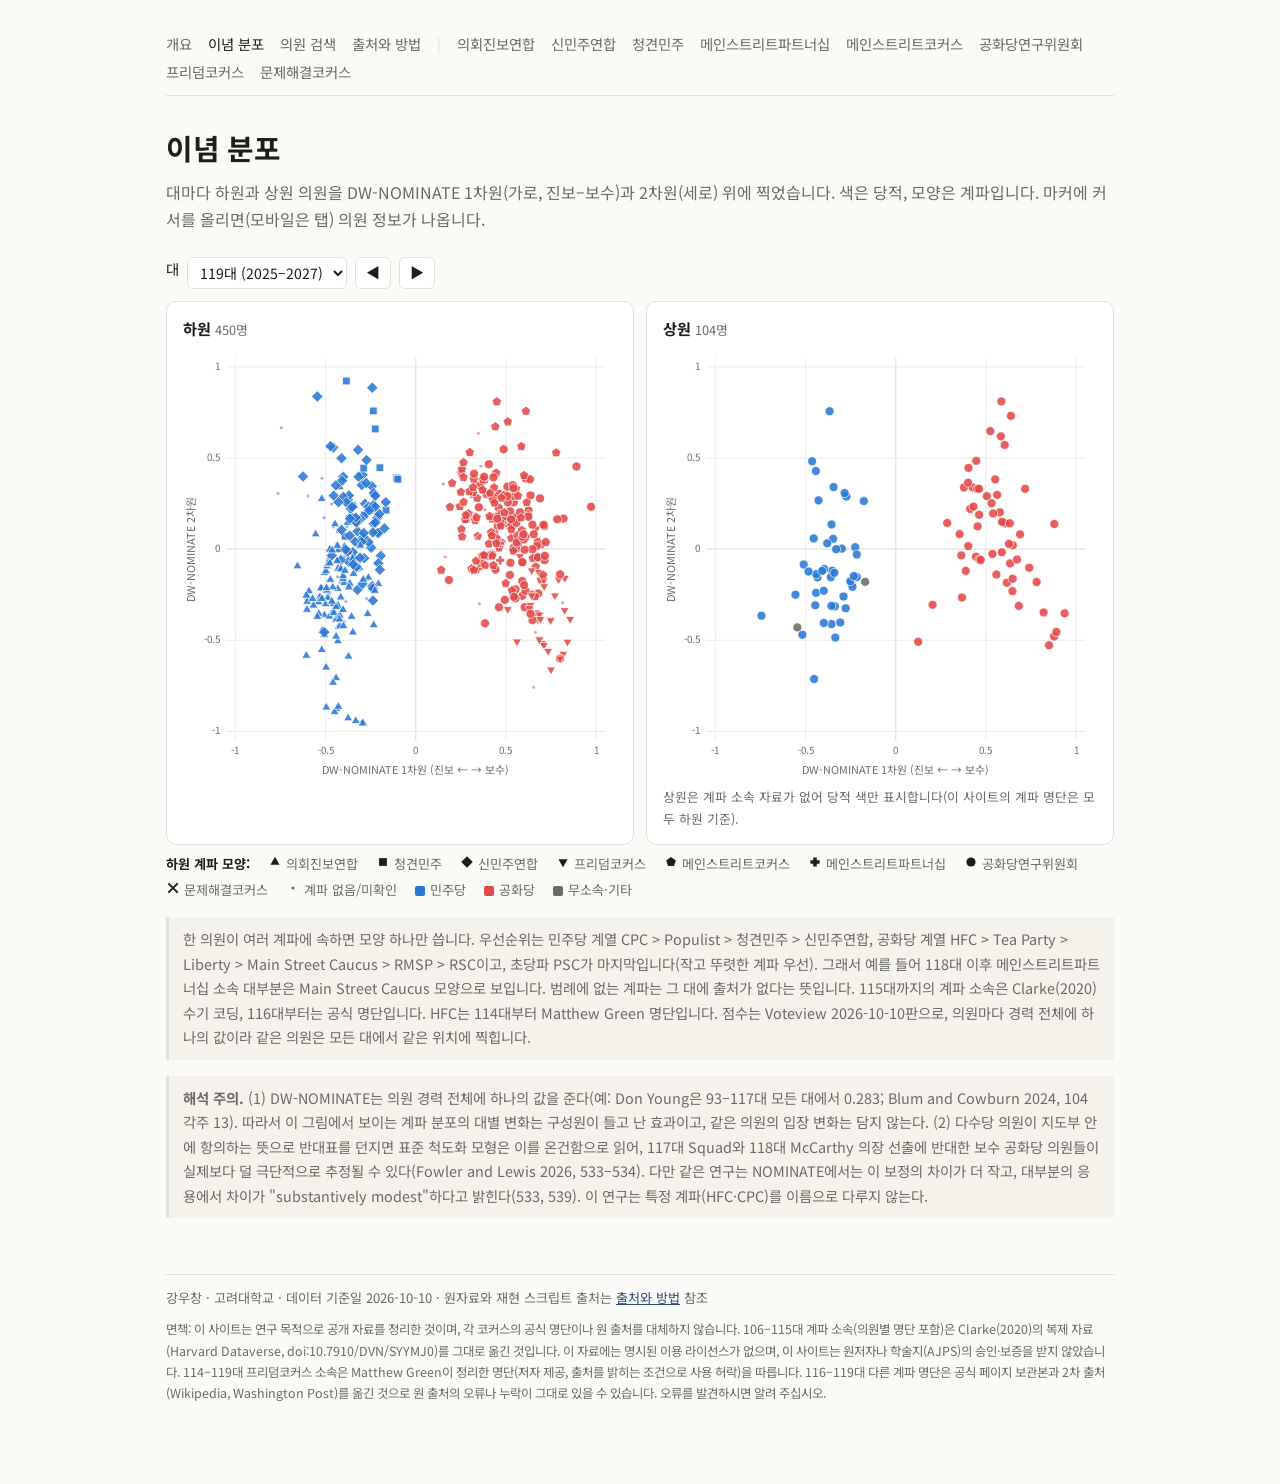
<file: nominate.html>
<!doctype html>
<html lang="ko"><head><meta charset="utf-8"><meta name="viewport" content="width=device-width, initial-scale=1">
<title>이념 분포 · 미국 의회 정당 계파</title><meta name="description" content="대별 하원·상원 의원 DW-NOMINATE 분포">
<link rel="preconnect" href="https://fonts.googleapis.com">
<link rel="stylesheet" href="https://fonts.googleapis.com/css2?family=Noto+Sans+KR:wght@400;600;700&display=swap">
<link rel="stylesheet" href="assets/site.css?v=86cd058b"></head>
<body><main>
<nav class="top"><a href="index.html" class="">개요</a> <a href="nominate.html" class="on">이념 분포</a> <a href="members.html" class="">의원 검색</a> <a href="methods.html" class="">출처와 방법</a> <span style="color:var(--line)">|</span> <a href="caucus-cpc.html" class="">의회진보연합</a> <a href="caucus-ndc.html" class="">신민주연합</a> <a href="caucus-bluedog.html" class="">청견민주</a> <a href="caucus-rmsp.html" class="">메인스트리트파트너십</a> <a href="caucus-mainstreet.html" class="">메인스트리트코커스</a> <a href="caucus-rsc.html" class="">공화당연구위원회</a> <a href="caucus-hfc.html" class="">프리덤코커스</a> <a href="caucus-psc.html" class="">문제해결코커스</a></nav>
<h1>이념 분포</h1>
<p class="lede">대마다 하원과 상원 의원을 DW-NOMINATE 1차원(가로, 진보–보수)과 2차원(세로) 위에 찍었습니다. 색은 당적, 모양은 계파입니다. 마커에 커서를 올리면(모바일은 탭) 의원 정보가 나옵니다.</p>
<div class="controls"><label for="ncong" style="font-size:0.9rem">대</label>
<select id="ncong" aria-label="대 선택"><option value="119" selected>119대 (2025–2027)</option><option value="118">118대 (2023–2025)</option><option value="117">117대 (2021–2023)</option><option value="116">116대 (2019–2021)</option><option value="115">115대 (2017–2019)</option><option value="114">114대 (2015–2017)</option><option value="113">113대 (2013–2015)</option><option value="112">112대 (2011–2013)</option><option value="111">111대 (2009–2011)</option><option value="110">110대 (2007–2009)</option><option value="109">109대 (2005–2007)</option><option value="108">108대 (2003–2005)</option><option value="107">107대 (2001–2003)</option><option value="106">106대 (1999–2001)</option></select>
<button id="nprev" type="button" aria-label="이전 대">◀</button><button id="nnext" type="button" aria-label="다음 대">▶</button></div>
<div class="nom-grid">
<figure class="card nom-panel"><figcaption><b>하원</b> <span id="hcount" class="sub"></span></figcaption><div id="house" class="nom-plot"></div></figure>
<figure class="card nom-panel"><figcaption><b>상원</b> <span id="scount" class="sub"></span></figcaption><div id="senate" class="nom-plot"></div>
<p class="sub" style="margin:6px 0 0">상원은 계파 소속 자료가 없어 당적 색만 표시합니다(이 사이트의 계파 명단은 모두 하원 기준).</p></figure>
</div>
<div id="nlegend" class="legend"></div>
<div id="ntip" class="nom-tip" role="status" aria-live="polite" hidden></div>
<div class="note">한 의원이 여러 계파에 속하면 모양 하나만 씁니다. 우선순위는 민주당 계열 CPC &gt; Populist &gt; 청견민주 &gt; 신민주연합, 공화당 계열 HFC &gt; Tea Party &gt; Liberty &gt; Main Street Caucus &gt; RMSP &gt; RSC이고, 초당파 PSC가 마지막입니다(작고 뚜렷한 계파 우선). 그래서 예를 들어 118대 이후 메인스트리트파트너십 소속 대부분은 Main Street Caucus 모양으로 보입니다. 범례에 없는 계파는 그 대에 출처가 없다는 뜻입니다. 115대까지의 계파 소속은 Clarke(2020) 수기 코딩, 116대부터는 공식 명단입니다. HFC는 114대부터 Matthew Green 명단입니다. 점수는 Voteview 2026-10-10판으로, 의원마다 경력 전체에 하나의 값이라 같은 의원은 모든 대에서 같은 위치에 찍힙니다.</div>
<div class="note"><b>해석 주의.</b> (1) DW-NOMINATE는 의원 경력 전체에 하나의 값을 준다(예: Don Young은 93–117대 모든 대에서 0.283; Blum and Cowburn 2024, 104 각주 13). 따라서 이 그림에서 보이는 계파 분포의 대별 변화는 구성원이 들고 난 효과이고, 같은 의원의 입장 변화는 담지 않는다. (2) 다수당 의원이 지도부 안에 항의하는 뜻으로 반대표를 던지면 표준 척도화 모형은 이를 온건함으로 읽어, 117대 Squad와 118대 McCarthy 의장 선출에 반대한 보수 공화당 의원들이 실제보다 덜 극단적으로 추정될 수 있다(Fowler and Lewis 2026, 533–534). 다만 같은 연구는 NOMINATE에서는 이 보정의 차이가 더 작고, 대부분의 응용에서 차이가 "substantively modest"하다고 밝힌다(533, 539). 이 연구는 특정 계파(HFC·CPC)를 이름으로 다루지 않는다.</div>
<script src="assets/nominate.js?v=e83a703d"></script>
<footer>강우창 · 고려대학교 · 데이터 기준일 2026-10-10 · 원자료와 재현 스크립트 출처는 <a href="methods.html">출처와 방법</a> 참조
<p style="margin:10px 0 0;font-size:0.78rem">면책: 이 사이트는 연구 목적으로 공개 자료를 정리한 것이며, 각 코커스의 공식 명단이나 원 출처를 대체하지 않습니다. 106–115대 계파 소속(의원별 명단 포함)은 Clarke(2020)의 복제 자료(Harvard Dataverse, doi:10.7910/DVN/SYYMJ0)를 그대로 옮긴 것입니다. 이 자료에는 명시된 이용 라이선스가 없으며, 이 사이트는 원저자나 학술지(AJPS)의 승인·보증을 받지 않았습니다. 114–119대 프리덤코커스 소속은 Matthew Green이 정리한 명단(저자 제공, 출처를 밝히는 조건으로 사용 허락)을 따릅니다. 116–119대 다른 계파 명단은 공식 페이지 보관본과 2차 출처(Wikipedia, Washington Post)를 옮긴 것으로 원 출처의 오류나 누락이 그대로 있을 수 있습니다. 오류를 발견하시면 알려 주십시오.</p></footer>
</main></body></html>
</file>
<file: assets/site.css>
:root {
  --bg: #fafaf7; --fg: #1d1d1b; --muted: #6b6b66; --line: #e2e1da; --card: #ffffff;
  --accent: #2f4b7c; --d: #2a78d6; --r: #e34948; --b: #4a3aa7; --grid: #ecebe5; --note-bg: #f4f2ea;
}
@media (prefers-color-scheme: dark) {
  :root:not([data-theme="light"]) {
    --bg: #16171a; --fg: #ececea; --muted: #9a9a95; --line: #2c2d31; --card: #1e1f23;
    --accent: #8fa8d8; --d: #3987e5; --r: #e66767; --b: #9085e9; --grid: #2a2b2f; --note-bg: #23241f;
  }
}
:root[data-theme="dark"] {
  --bg: #16171a; --fg: #ececea; --muted: #9a9a95; --line: #2c2d31; --card: #1e1f23;
  --accent: #8fa8d8; --d: #3987e5; --r: #e66767; --b: #9085e9; --grid: #2a2b2f; --note-bg: #23241f;
}
* { box-sizing: border-box; }
body { margin: 0; background: var(--bg); color: var(--fg); font-family: "Noto Sans KR", system-ui, sans-serif; line-height: 1.7; }
main { max-width: 980px; margin: 0 auto; padding: 32px 16px 80px; }
nav.top { display: flex; flex-wrap: wrap; gap: 4px 16px; font-size: 0.9rem; border-bottom: 1px solid var(--line); padding-bottom: 10px; margin-bottom: 28px; }
nav.top a { color: var(--muted); text-decoration: none; }
nav.top a.on, nav.top a:hover { color: var(--fg); }
h1 { font-size: 1.8rem; margin: 0 0 6px; letter-spacing: -0.01em; }
h2 { font-size: 1.2rem; margin: 40px 0 10px; }
h3 { font-size: 1rem; margin: 24px 0 8px; }
.lede { color: var(--muted); margin: 0 0 24px; }
a { color: var(--accent); }
.note { background: var(--note-bg); border-left: 3px solid var(--line); padding: 10px 14px; font-size: 0.9rem; color: var(--muted); margin: 16px 0; }
.grid { display: grid; grid-template-columns: repeat(auto-fill, minmax(290px, 1fr)); gap: 12px; }
.card { background: var(--card); border: 1px solid var(--line); border-radius: 10px; padding: 14px 16px; }
.card h3 { margin: 0 0 2px; font-size: 0.98rem; }
.card h3 a { color: var(--fg); text-decoration: none; }
.card .sub { color: var(--muted); font-size: 0.8rem; margin: 0 0 6px; }
svg.bars { width: 100%; height: auto; display: block; }
svg.bars text { fill: var(--muted); font-size: 10px; font-family: inherit; }
svg.bars .val { fill: var(--fg); font-size: 9.5px; }
svg.bars .gridline { stroke: var(--grid); stroke-width: 1; }
svg.bars .divider { stroke: var(--muted); stroke-width: 1; stroke-dasharray: 3 3; }
svg.bars rect.bar:hover { opacity: 0.75; }
.legend { font-size: 0.82rem; color: var(--muted); display: flex; flex-wrap: wrap; gap: 4px 18px; margin: 6px 0 14px; }
.sw { display: inline-block; width: 10px; height: 10px; border-radius: 2px; margin-right: 5px; vertical-align: -1px; }
.table-wrap { overflow-x: auto; }
table { border-collapse: collapse; width: 100%; font-size: 0.86rem; }
th, td { border-bottom: 1px solid var(--line); padding: 5px 8px; text-align: left; white-space: nowrap; }
th { color: var(--muted); font-weight: 600; }
td.num, th.num { text-align: right; font-variant-numeric: tabular-nums; }
tr.flag td { background: var(--note-bg); }
.tag { display: inline-block; font-size: 0.72rem; border: 1px solid var(--line); border-radius: 999px; padding: 0 7px; color: var(--muted); }
.st-stayed { color: var(--muted); }
.st-joined_new_member, .st-joined_from_house { color: var(--d); }
.st-left_still_in_house, .st-left_house { color: var(--r); }
details { margin: 8px 0; }
summary { cursor: pointer; font-weight: 600; }
.controls { display: flex; flex-wrap: wrap; gap: 8px; margin: 12px 0; }
.controls input, .controls select { font: inherit; font-size: 0.88rem; padding: 4px 8px; border: 1px solid var(--line); border-radius: 6px; background: var(--card); color: var(--fg); }
.dot { display: inline-block; width: 8px; height: 8px; border-radius: 50%; margin-right: 4px; }
footer { margin-top: 56px; color: var(--muted); font-size: 0.82rem; border-top: 1px solid var(--line); padding-top: 12px; }
.nom-grid { display: grid; grid-template-columns: repeat(auto-fit, minmax(320px, 1fr)); gap: 12px; margin: 8px 0; }
.nom-panel { margin: 0; }
.nom-panel figcaption { font-size: 0.95rem; margin-bottom: 4px; }
.nom-panel .sub { color: var(--muted); font-size: 0.8rem; font-weight: 400; }
.nom-svg { width: 100%; height: auto; display: block; touch-action: manipulation; }
.nom-svg .nom-gl { stroke: var(--grid); stroke-width: 1; }
.nom-svg .nom-zero { stroke: var(--line); stroke-width: 1.2; }
.nom-svg .nom-tick { fill: var(--muted); font-size: 10px; }
.nom-svg .nom-label { fill: var(--muted); font-size: 11px; }
.nom-svg .nom-mark { stroke: var(--card); stroke-width: 0.8; opacity: 0.88; }
.nom-svg .nom-plain { opacity: 0.55; stroke: none; }
.nom-svg .nom-ring { fill: none; stroke: var(--fg); stroke-width: 1.5; pointer-events: none; }
.nom-tip { position: fixed; z-index: 10; max-width: 280px; background: var(--card); color: var(--fg); border: 1px solid var(--line);
  border-radius: 8px; padding: 8px 10px; font-size: 0.82rem; line-height: 1.5; box-shadow: 0 4px 14px rgba(0,0,0,0.12); pointer-events: none; }
.controls button { font: inherit; font-size: 0.88rem; padding: 3px 10px; border: 1px solid var(--line); border-radius: 6px; background: var(--card); color: var(--fg); cursor: pointer; }
</file>
